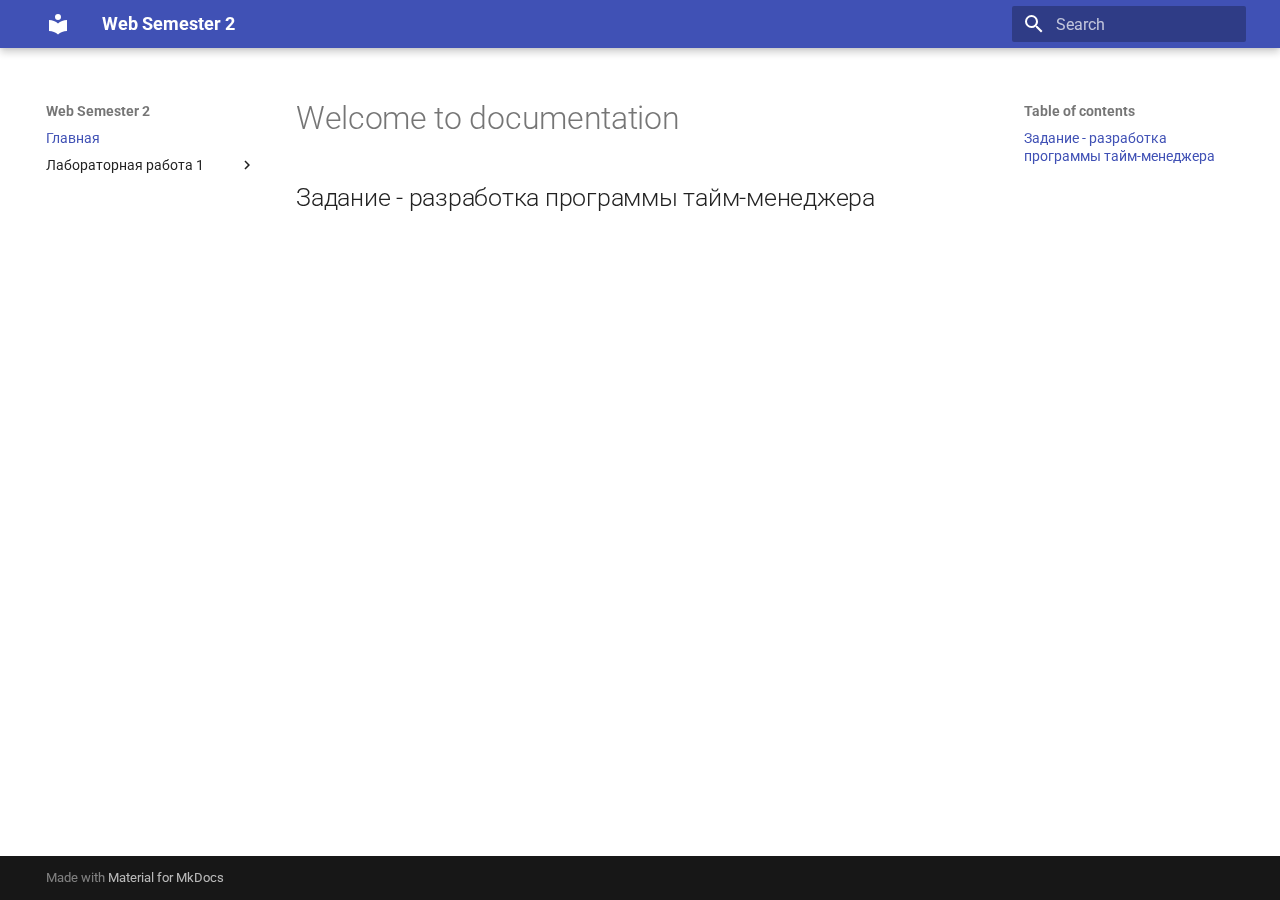
<file: index.html>
<!doctype html>
<html lang="en" class="no-js">
  <head>
    
      <meta charset="utf-8">
      <meta name="viewport" content="width=device-width,initial-scale=1">
      
      
      
      
      
        <link rel="next" href="models/">
      
      
      <link rel="icon" href="assets/images/favicon.png">
      <meta name="generator" content="mkdocs-1.6.1, mkdocs-material-9.6.12">
    
    
      
        <title>Web Semester 2</title>
      
    
    
      <link rel="stylesheet" href="assets/stylesheets/main.2afb09e1.min.css">
      
      


    
    
      
    
    
      
        
        
        <link rel="preconnect" href="https://fonts.gstatic.com" crossorigin>
        <link rel="stylesheet" href="https://fonts.googleapis.com/css?family=Roboto:300,300i,400,400i,700,700i%7CRoboto+Mono:400,400i,700,700i&display=fallback">
        <style>:root{--md-text-font:"Roboto";--md-code-font:"Roboto Mono"}</style>
      
    
    
      <link rel="stylesheet" href="assets/_mkdocstrings.css">
    
      <link rel="stylesheet" href="stylesheets/extra.css">
    
    <script>__md_scope=new URL(".",location),__md_hash=e=>[...e].reduce(((e,_)=>(e<<5)-e+_.charCodeAt(0)),0),__md_get=(e,_=localStorage,t=__md_scope)=>JSON.parse(_.getItem(t.pathname+"."+e)),__md_set=(e,_,t=localStorage,a=__md_scope)=>{try{t.setItem(a.pathname+"."+e,JSON.stringify(_))}catch(e){}}</script>
    
      

    
    
    
  </head>
  
  
    <body dir="ltr">
  
    
    <input class="md-toggle" data-md-toggle="drawer" type="checkbox" id="__drawer" autocomplete="off">
    <input class="md-toggle" data-md-toggle="search" type="checkbox" id="__search" autocomplete="off">
    <label class="md-overlay" for="__drawer"></label>
    <div data-md-component="skip">
      
        
        <a href="#welcome-to-documentation" class="md-skip">
          Skip to content
        </a>
      
    </div>
    <div data-md-component="announce">
      
    </div>
    
    
      

  

<header class="md-header md-header--shadow" data-md-component="header">
  <nav class="md-header__inner md-grid" aria-label="Header">
    <a href="." title="Web Semester 2" class="md-header__button md-logo" aria-label="Web Semester 2" data-md-component="logo">
      
  
  <svg xmlns="http://www.w3.org/2000/svg" viewBox="0 0 24 24"><path d="M12 8a3 3 0 0 0 3-3 3 3 0 0 0-3-3 3 3 0 0 0-3 3 3 3 0 0 0 3 3m0 3.54C9.64 9.35 6.5 8 3 8v11c3.5 0 6.64 1.35 9 3.54 2.36-2.19 5.5-3.54 9-3.54V8c-3.5 0-6.64 1.35-9 3.54"/></svg>

    </a>
    <label class="md-header__button md-icon" for="__drawer">
      
      <svg xmlns="http://www.w3.org/2000/svg" viewBox="0 0 24 24"><path d="M3 6h18v2H3zm0 5h18v2H3zm0 5h18v2H3z"/></svg>
    </label>
    <div class="md-header__title" data-md-component="header-title">
      <div class="md-header__ellipsis">
        <div class="md-header__topic">
          <span class="md-ellipsis">
            Web Semester 2
          </span>
        </div>
        <div class="md-header__topic" data-md-component="header-topic">
          <span class="md-ellipsis">
            
              Главная
            
          </span>
        </div>
      </div>
    </div>
    
    
      <script>var palette=__md_get("__palette");if(palette&&palette.color){if("(prefers-color-scheme)"===palette.color.media){var media=matchMedia("(prefers-color-scheme: light)"),input=document.querySelector(media.matches?"[data-md-color-media='(prefers-color-scheme: light)']":"[data-md-color-media='(prefers-color-scheme: dark)']");palette.color.media=input.getAttribute("data-md-color-media"),palette.color.scheme=input.getAttribute("data-md-color-scheme"),palette.color.primary=input.getAttribute("data-md-color-primary"),palette.color.accent=input.getAttribute("data-md-color-accent")}for(var[key,value]of Object.entries(palette.color))document.body.setAttribute("data-md-color-"+key,value)}</script>
    
    
    
      
      
        <label class="md-header__button md-icon" for="__search">
          
          <svg xmlns="http://www.w3.org/2000/svg" viewBox="0 0 24 24"><path d="M9.5 3A6.5 6.5 0 0 1 16 9.5c0 1.61-.59 3.09-1.56 4.23l.27.27h.79l5 5-1.5 1.5-5-5v-.79l-.27-.27A6.52 6.52 0 0 1 9.5 16 6.5 6.5 0 0 1 3 9.5 6.5 6.5 0 0 1 9.5 3m0 2C7 5 5 7 5 9.5S7 14 9.5 14 14 12 14 9.5 12 5 9.5 5"/></svg>
        </label>
        <div class="md-search" data-md-component="search" role="dialog">
  <label class="md-search__overlay" for="__search"></label>
  <div class="md-search__inner" role="search">
    <form class="md-search__form" name="search">
      <input type="text" class="md-search__input" name="query" aria-label="Search" placeholder="Search" autocapitalize="off" autocorrect="off" autocomplete="off" spellcheck="false" data-md-component="search-query" required>
      <label class="md-search__icon md-icon" for="__search">
        
        <svg xmlns="http://www.w3.org/2000/svg" viewBox="0 0 24 24"><path d="M9.5 3A6.5 6.5 0 0 1 16 9.5c0 1.61-.59 3.09-1.56 4.23l.27.27h.79l5 5-1.5 1.5-5-5v-.79l-.27-.27A6.52 6.52 0 0 1 9.5 16 6.5 6.5 0 0 1 3 9.5 6.5 6.5 0 0 1 9.5 3m0 2C7 5 5 7 5 9.5S7 14 9.5 14 14 12 14 9.5 12 5 9.5 5"/></svg>
        
        <svg xmlns="http://www.w3.org/2000/svg" viewBox="0 0 24 24"><path d="M20 11v2H8l5.5 5.5-1.42 1.42L4.16 12l7.92-7.92L13.5 5.5 8 11z"/></svg>
      </label>
      <nav class="md-search__options" aria-label="Search">
        
        <button type="reset" class="md-search__icon md-icon" title="Clear" aria-label="Clear" tabindex="-1">
          
          <svg xmlns="http://www.w3.org/2000/svg" viewBox="0 0 24 24"><path d="M19 6.41 17.59 5 12 10.59 6.41 5 5 6.41 10.59 12 5 17.59 6.41 19 12 13.41 17.59 19 19 17.59 13.41 12z"/></svg>
        </button>
      </nav>
      
    </form>
    <div class="md-search__output">
      <div class="md-search__scrollwrap" tabindex="0" data-md-scrollfix>
        <div class="md-search-result" data-md-component="search-result">
          <div class="md-search-result__meta">
            Initializing search
          </div>
          <ol class="md-search-result__list" role="presentation"></ol>
        </div>
      </div>
    </div>
  </div>
</div>
      
    
    
  </nav>
  
</header>
    
    <div class="md-container" data-md-component="container">
      
      
        
          
        
      
      <main class="md-main" data-md-component="main">
        <div class="md-main__inner md-grid">
          
            
              
              <div class="md-sidebar md-sidebar--primary" data-md-component="sidebar" data-md-type="navigation" >
                <div class="md-sidebar__scrollwrap">
                  <div class="md-sidebar__inner">
                    



<nav class="md-nav md-nav--primary" aria-label="Navigation" data-md-level="0">
  <label class="md-nav__title" for="__drawer">
    <a href="." title="Web Semester 2" class="md-nav__button md-logo" aria-label="Web Semester 2" data-md-component="logo">
      
  
  <svg xmlns="http://www.w3.org/2000/svg" viewBox="0 0 24 24"><path d="M12 8a3 3 0 0 0 3-3 3 3 0 0 0-3-3 3 3 0 0 0-3 3 3 3 0 0 0 3 3m0 3.54C9.64 9.35 6.5 8 3 8v11c3.5 0 6.64 1.35 9 3.54 2.36-2.19 5.5-3.54 9-3.54V8c-3.5 0-6.64 1.35-9 3.54"/></svg>

    </a>
    Web Semester 2
  </label>
  
  <ul class="md-nav__list" data-md-scrollfix>
    
      
      
  
  
    
  
  
  
    <li class="md-nav__item md-nav__item--active">
      
      <input class="md-nav__toggle md-toggle" type="checkbox" id="__toc">
      
      
        
      
      
        <label class="md-nav__link md-nav__link--active" for="__toc">
          
  
  
  <span class="md-ellipsis">
    Главная
    
  </span>
  

          <span class="md-nav__icon md-icon"></span>
        </label>
      
      <a href="." class="md-nav__link md-nav__link--active">
        
  
  
  <span class="md-ellipsis">
    Главная
    
  </span>
  

      </a>
      
        

<nav class="md-nav md-nav--secondary" aria-label="Table of contents">
  
  
  
    
  
  
    <label class="md-nav__title" for="__toc">
      <span class="md-nav__icon md-icon"></span>
      Table of contents
    </label>
    <ul class="md-nav__list" data-md-component="toc" data-md-scrollfix>
      
        <li class="md-nav__item">
  <a href="#-" class="md-nav__link">
    <span class="md-ellipsis">
      Задание - разработка программы тайм-менеджера
    </span>
  </a>
  
</li>
      
    </ul>
  
</nav>
      
    </li>
  

    
      
      
  
  
  
  
    
    
    
    
    
    <li class="md-nav__item md-nav__item--nested">
      
        
        
        <input class="md-nav__toggle md-toggle " type="checkbox" id="__nav_2" >
        
          
          <label class="md-nav__link" for="__nav_2" id="__nav_2_label" tabindex="0">
            
  
  
  <span class="md-ellipsis">
    Лабораторная работа 1
    
  </span>
  

            <span class="md-nav__icon md-icon"></span>
          </label>
        
        <nav class="md-nav" data-md-level="1" aria-labelledby="__nav_2_label" aria-expanded="false">
          <label class="md-nav__title" for="__nav_2">
            <span class="md-nav__icon md-icon"></span>
            Лабораторная работа 1
          </label>
          <ul class="md-nav__list" data-md-scrollfix>
            
              
                
  
  
  
  
    <li class="md-nav__item">
      <a href="models/" class="md-nav__link">
        
  
  
  <span class="md-ellipsis">
    Модели
    
  </span>
  

      </a>
    </li>
  

              
            
              
                
  
  
  
  
    
    
    
    
    
    <li class="md-nav__item md-nav__item--nested">
      
        
        
        <input class="md-nav__toggle md-toggle " type="checkbox" id="__nav_2_2" >
        
          
          <label class="md-nav__link" for="__nav_2_2" id="__nav_2_2_label" tabindex="0">
            
  
  
  <span class="md-ellipsis">
    API
    
  </span>
  

            <span class="md-nav__icon md-icon"></span>
          </label>
        
        <nav class="md-nav" data-md-level="2" aria-labelledby="__nav_2_2_label" aria-expanded="false">
          <label class="md-nav__title" for="__nav_2_2">
            <span class="md-nav__icon md-icon"></span>
            API
          </label>
          <ul class="md-nav__list" data-md-scrollfix>
            
              
                
  
  
  
  
    <li class="md-nav__item">
      <a href="users/" class="md-nav__link">
        
  
  
  <span class="md-ellipsis">
    Users
    
  </span>
  

      </a>
    </li>
  

              
            
              
                
  
  
  
  
    <li class="md-nav__item">
      <a href="tasks/" class="md-nav__link">
        
  
  
  <span class="md-ellipsis">
    Tasks
    
  </span>
  

      </a>
    </li>
  

              
            
              
                
  
  
  
  
    <li class="md-nav__item">
      <a href="tags/" class="md-nav__link">
        
  
  
  <span class="md-ellipsis">
    Tags
    
  </span>
  

      </a>
    </li>
  

              
            
              
                
  
  
  
  
    <li class="md-nav__item">
      <a href="projects/" class="md-nav__link">
        
  
  
  <span class="md-ellipsis">
    Projects
    
  </span>
  

      </a>
    </li>
  

              
            
              
                
  
  
  
  
    <li class="md-nav__item">
      <a href="routines/" class="md-nav__link">
        
  
  
  <span class="md-ellipsis">
    Routines
    
  </span>
  

      </a>
    </li>
  

              
            
              
                
  
  
  
  
    <li class="md-nav__item">
      <a href="notifications/" class="md-nav__link">
        
  
  
  <span class="md-ellipsis">
    Notifications
    
  </span>
  

      </a>
    </li>
  

              
            
              
                
  
  
  
  
    <li class="md-nav__item">
      <a href="timelogs/" class="md-nav__link">
        
  
  
  <span class="md-ellipsis">
    Timelogs
    
  </span>
  

      </a>
    </li>
  

              
            
          </ul>
        </nav>
      
    </li>
  

              
            
              
                
  
  
  
  
    <li class="md-nav__item">
      <a href="auth/" class="md-nav__link">
        
  
  
  <span class="md-ellipsis">
    Auth
    
  </span>
  

      </a>
    </li>
  

              
            
          </ul>
        </nav>
      
    </li>
  

    
  </ul>
</nav>
                  </div>
                </div>
              </div>
            
            
              
              <div class="md-sidebar md-sidebar--secondary" data-md-component="sidebar" data-md-type="toc" >
                <div class="md-sidebar__scrollwrap">
                  <div class="md-sidebar__inner">
                    

<nav class="md-nav md-nav--secondary" aria-label="Table of contents">
  
  
  
    
  
  
    <label class="md-nav__title" for="__toc">
      <span class="md-nav__icon md-icon"></span>
      Table of contents
    </label>
    <ul class="md-nav__list" data-md-component="toc" data-md-scrollfix>
      
        <li class="md-nav__item">
  <a href="#-" class="md-nav__link">
    <span class="md-ellipsis">
      Задание - разработка программы тайм-менеджера
    </span>
  </a>
  
</li>
      
    </ul>
  
</nav>
                  </div>
                </div>
              </div>
            
          
          
            <div class="md-content" data-md-component="content">
              <article class="md-content__inner md-typeset">
                
                  



<h1 id="welcome-to-documentation">Welcome to documentation</h1>
<h2 id="-">Задание - разработка программы тайм-менеджера</h2>












                
              </article>
            </div>
          
          
<script>var target=document.getElementById(location.hash.slice(1));target&&target.name&&(target.checked=target.name.startsWith("__tabbed_"))</script>
        </div>
        
      </main>
      
        <footer class="md-footer">
  
  <div class="md-footer-meta md-typeset">
    <div class="md-footer-meta__inner md-grid">
      <div class="md-copyright">
  
  
    Made with
    <a href="https://squidfunk.github.io/mkdocs-material/" target="_blank" rel="noopener">
      Material for MkDocs
    </a>
  
</div>
      
    </div>
  </div>
</footer>
      
    </div>
    <div class="md-dialog" data-md-component="dialog">
      <div class="md-dialog__inner md-typeset"></div>
    </div>
    
    
    
      
      <script id="__config" type="application/json">{"base": ".", "features": [], "search": "assets/javascripts/workers/search.f8cc74c7.min.js", "tags": null, "translations": {"clipboard.copied": "Copied to clipboard", "clipboard.copy": "Copy to clipboard", "search.result.more.one": "1 more on this page", "search.result.more.other": "# more on this page", "search.result.none": "No matching documents", "search.result.one": "1 matching document", "search.result.other": "# matching documents", "search.result.placeholder": "Type to start searching", "search.result.term.missing": "Missing", "select.version": "Select version"}, "version": null}</script>
    
    
      <script src="assets/javascripts/bundle.c8b220af.min.js"></script>
      
    
  </body>
</html>
</file>
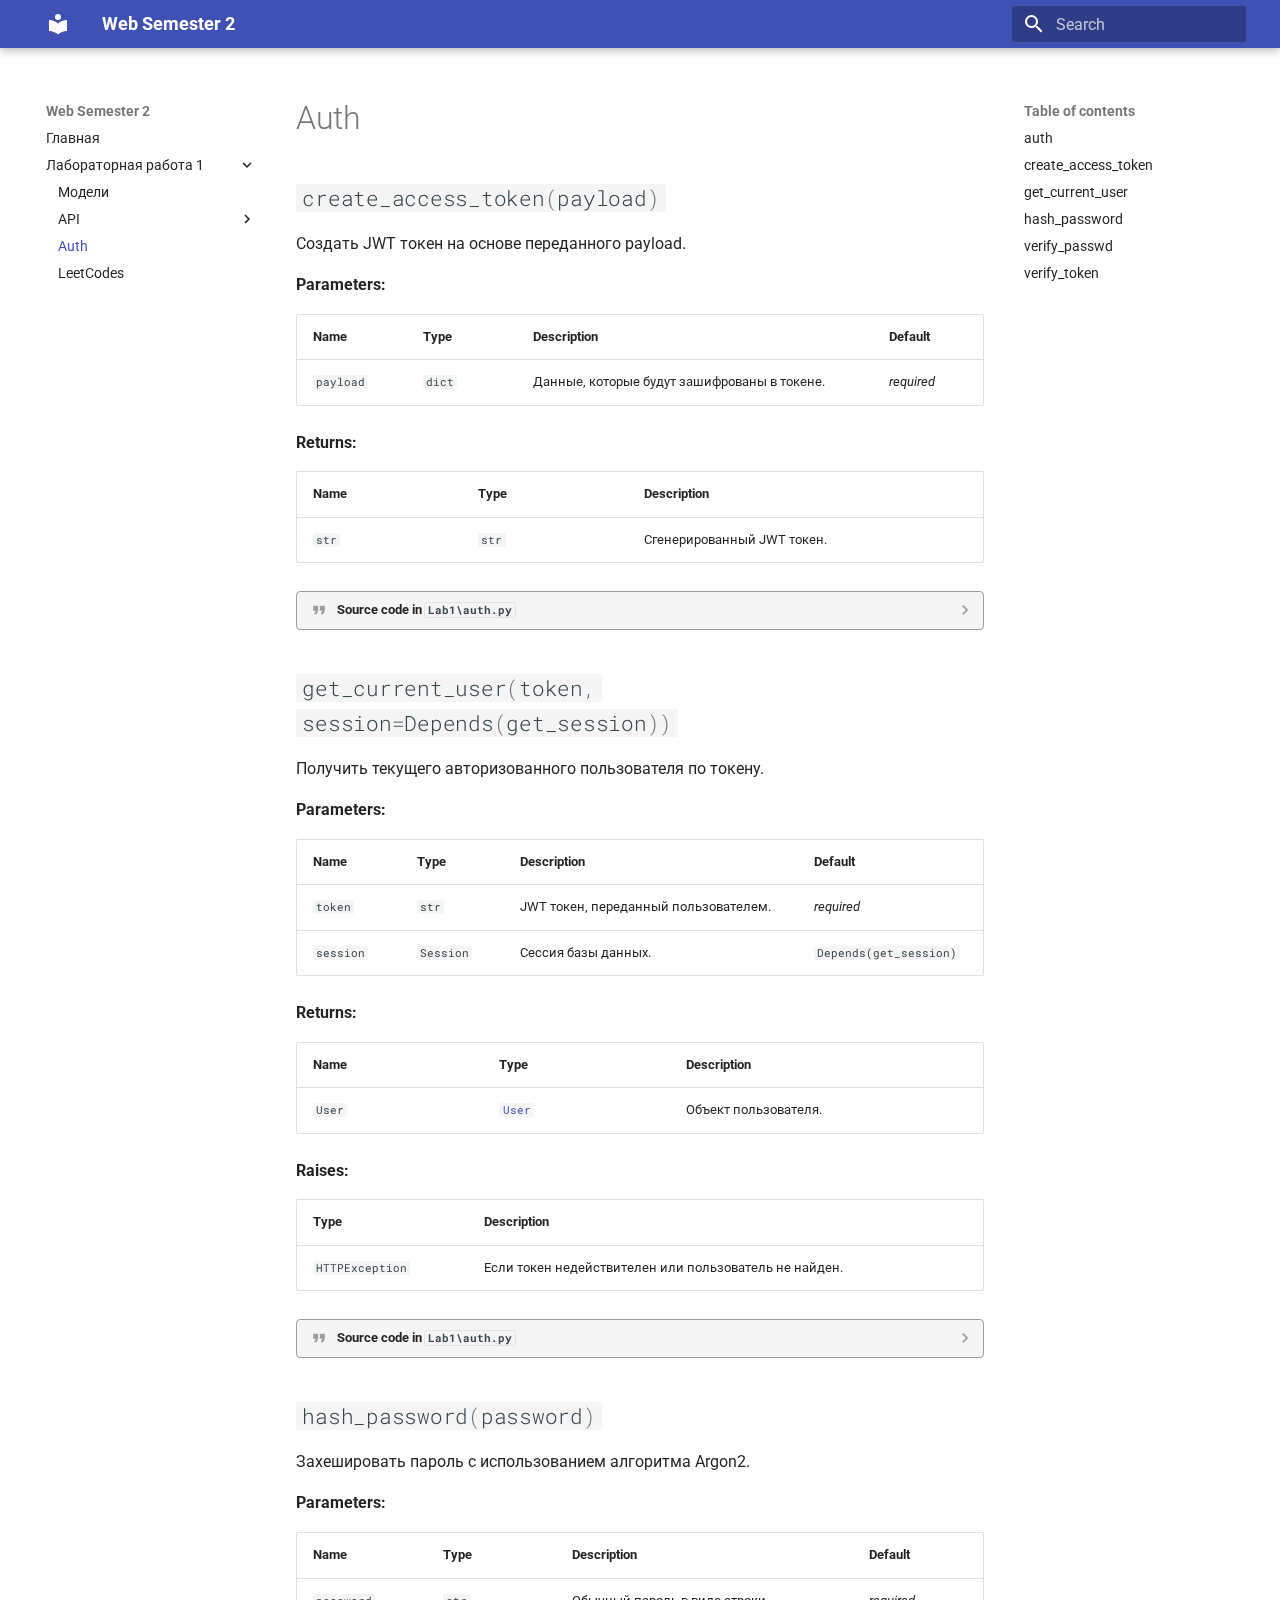
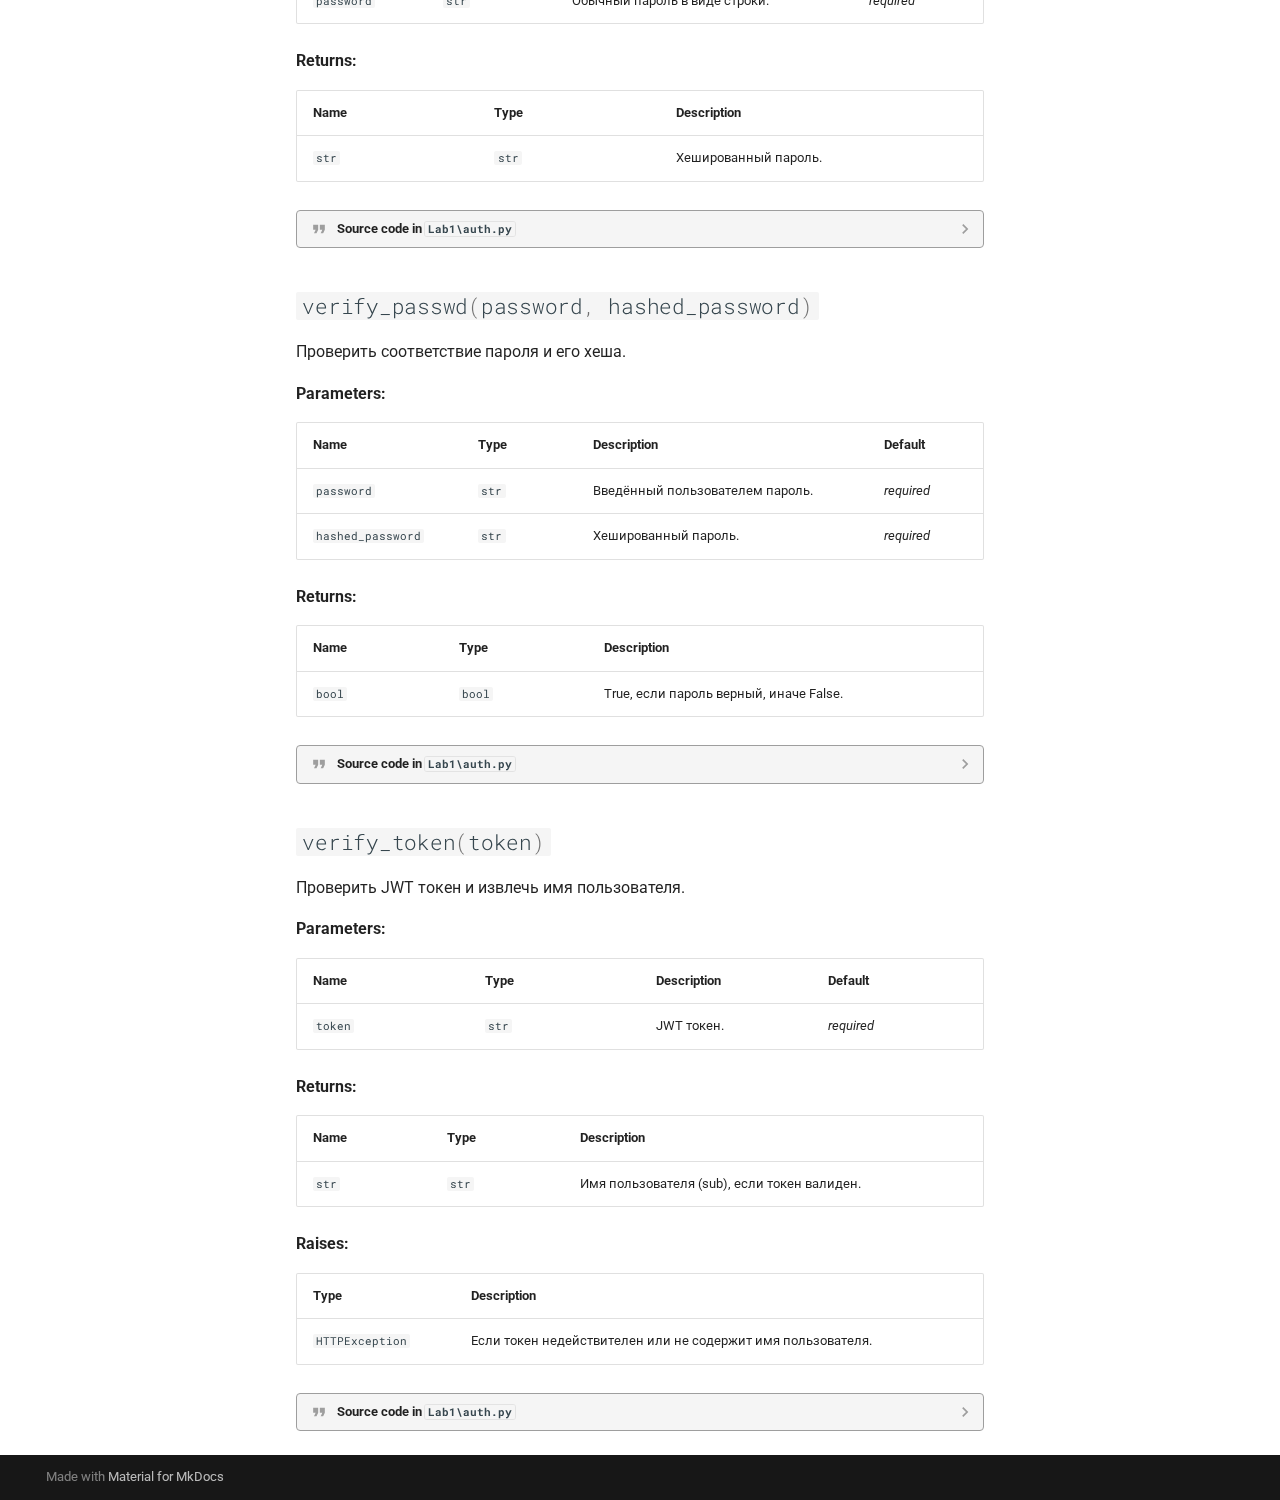
<file: auth/index.html>
<!doctype html>
<html lang="en" class="no-js">
  <head>
    
      <meta charset="utf-8">
      <meta name="viewport" content="width=device-width,initial-scale=1">
      
      
      
      
        <link rel="prev" href="../timelogs/">
      
      
        <link rel="next" href="../leetcode/">
      
      
      <link rel="icon" href="../assets/images/favicon.png">
      <meta name="generator" content="mkdocs-1.6.1, mkdocs-material-9.6.12">
    
    
      
        <title>Auth - Web Semester 2</title>
      
    
    
      <link rel="stylesheet" href="../assets/stylesheets/main.2afb09e1.min.css">
      
      


    
    
      
    
    
      
        
        
        <link rel="preconnect" href="https://fonts.gstatic.com" crossorigin>
        <link rel="stylesheet" href="https://fonts.googleapis.com/css?family=Roboto:300,300i,400,400i,700,700i%7CRoboto+Mono:400,400i,700,700i&display=fallback">
        <style>:root{--md-text-font:"Roboto";--md-code-font:"Roboto Mono"}</style>
      
    
    
      <link rel="stylesheet" href="../assets/_mkdocstrings.css">
    
      <link rel="stylesheet" href="../stylesheets/extra.css">
    
    <script>__md_scope=new URL("..",location),__md_hash=e=>[...e].reduce(((e,_)=>(e<<5)-e+_.charCodeAt(0)),0),__md_get=(e,_=localStorage,t=__md_scope)=>JSON.parse(_.getItem(t.pathname+"."+e)),__md_set=(e,_,t=localStorage,a=__md_scope)=>{try{t.setItem(a.pathname+"."+e,JSON.stringify(_))}catch(e){}}</script>
    
      

    
    
    
  </head>
  
  
    <body dir="ltr">
  
    
    <input class="md-toggle" data-md-toggle="drawer" type="checkbox" id="__drawer" autocomplete="off">
    <input class="md-toggle" data-md-toggle="search" type="checkbox" id="__search" autocomplete="off">
    <label class="md-overlay" for="__drawer"></label>
    <div data-md-component="skip">
      
        
        <a href="#auth" class="md-skip">
          Skip to content
        </a>
      
    </div>
    <div data-md-component="announce">
      
    </div>
    
    
      

  

<header class="md-header md-header--shadow" data-md-component="header">
  <nav class="md-header__inner md-grid" aria-label="Header">
    <a href=".." title="Web Semester 2" class="md-header__button md-logo" aria-label="Web Semester 2" data-md-component="logo">
      
  
  <svg xmlns="http://www.w3.org/2000/svg" viewBox="0 0 24 24"><path d="M12 8a3 3 0 0 0 3-3 3 3 0 0 0-3-3 3 3 0 0 0-3 3 3 3 0 0 0 3 3m0 3.54C9.64 9.35 6.5 8 3 8v11c3.5 0 6.64 1.35 9 3.54 2.36-2.19 5.5-3.54 9-3.54V8c-3.5 0-6.64 1.35-9 3.54"/></svg>

    </a>
    <label class="md-header__button md-icon" for="__drawer">
      
      <svg xmlns="http://www.w3.org/2000/svg" viewBox="0 0 24 24"><path d="M3 6h18v2H3zm0 5h18v2H3zm0 5h18v2H3z"/></svg>
    </label>
    <div class="md-header__title" data-md-component="header-title">
      <div class="md-header__ellipsis">
        <div class="md-header__topic">
          <span class="md-ellipsis">
            Web Semester 2
          </span>
        </div>
        <div class="md-header__topic" data-md-component="header-topic">
          <span class="md-ellipsis">
            
              Auth
            
          </span>
        </div>
      </div>
    </div>
    
    
      <script>var palette=__md_get("__palette");if(palette&&palette.color){if("(prefers-color-scheme)"===palette.color.media){var media=matchMedia("(prefers-color-scheme: light)"),input=document.querySelector(media.matches?"[data-md-color-media='(prefers-color-scheme: light)']":"[data-md-color-media='(prefers-color-scheme: dark)']");palette.color.media=input.getAttribute("data-md-color-media"),palette.color.scheme=input.getAttribute("data-md-color-scheme"),palette.color.primary=input.getAttribute("data-md-color-primary"),palette.color.accent=input.getAttribute("data-md-color-accent")}for(var[key,value]of Object.entries(palette.color))document.body.setAttribute("data-md-color-"+key,value)}</script>
    
    
    
      
      
        <label class="md-header__button md-icon" for="__search">
          
          <svg xmlns="http://www.w3.org/2000/svg" viewBox="0 0 24 24"><path d="M9.5 3A6.5 6.5 0 0 1 16 9.5c0 1.61-.59 3.09-1.56 4.23l.27.27h.79l5 5-1.5 1.5-5-5v-.79l-.27-.27A6.52 6.52 0 0 1 9.5 16 6.5 6.5 0 0 1 3 9.5 6.5 6.5 0 0 1 9.5 3m0 2C7 5 5 7 5 9.5S7 14 9.5 14 14 12 14 9.5 12 5 9.5 5"/></svg>
        </label>
        <div class="md-search" data-md-component="search" role="dialog">
  <label class="md-search__overlay" for="__search"></label>
  <div class="md-search__inner" role="search">
    <form class="md-search__form" name="search">
      <input type="text" class="md-search__input" name="query" aria-label="Search" placeholder="Search" autocapitalize="off" autocorrect="off" autocomplete="off" spellcheck="false" data-md-component="search-query" required>
      <label class="md-search__icon md-icon" for="__search">
        
        <svg xmlns="http://www.w3.org/2000/svg" viewBox="0 0 24 24"><path d="M9.5 3A6.5 6.5 0 0 1 16 9.5c0 1.61-.59 3.09-1.56 4.23l.27.27h.79l5 5-1.5 1.5-5-5v-.79l-.27-.27A6.52 6.52 0 0 1 9.5 16 6.5 6.5 0 0 1 3 9.5 6.5 6.5 0 0 1 9.5 3m0 2C7 5 5 7 5 9.5S7 14 9.5 14 14 12 14 9.5 12 5 9.5 5"/></svg>
        
        <svg xmlns="http://www.w3.org/2000/svg" viewBox="0 0 24 24"><path d="M20 11v2H8l5.5 5.5-1.42 1.42L4.16 12l7.92-7.92L13.5 5.5 8 11z"/></svg>
      </label>
      <nav class="md-search__options" aria-label="Search">
        
        <button type="reset" class="md-search__icon md-icon" title="Clear" aria-label="Clear" tabindex="-1">
          
          <svg xmlns="http://www.w3.org/2000/svg" viewBox="0 0 24 24"><path d="M19 6.41 17.59 5 12 10.59 6.41 5 5 6.41 10.59 12 5 17.59 6.41 19 12 13.41 17.59 19 19 17.59 13.41 12z"/></svg>
        </button>
      </nav>
      
    </form>
    <div class="md-search__output">
      <div class="md-search__scrollwrap" tabindex="0" data-md-scrollfix>
        <div class="md-search-result" data-md-component="search-result">
          <div class="md-search-result__meta">
            Initializing search
          </div>
          <ol class="md-search-result__list" role="presentation"></ol>
        </div>
      </div>
    </div>
  </div>
</div>
      
    
    
  </nav>
  
</header>
    
    <div class="md-container" data-md-component="container">
      
      
        
          
        
      
      <main class="md-main" data-md-component="main">
        <div class="md-main__inner md-grid">
          
            
              
              <div class="md-sidebar md-sidebar--primary" data-md-component="sidebar" data-md-type="navigation" >
                <div class="md-sidebar__scrollwrap">
                  <div class="md-sidebar__inner">
                    



<nav class="md-nav md-nav--primary" aria-label="Navigation" data-md-level="0">
  <label class="md-nav__title" for="__drawer">
    <a href=".." title="Web Semester 2" class="md-nav__button md-logo" aria-label="Web Semester 2" data-md-component="logo">
      
  
  <svg xmlns="http://www.w3.org/2000/svg" viewBox="0 0 24 24"><path d="M12 8a3 3 0 0 0 3-3 3 3 0 0 0-3-3 3 3 0 0 0-3 3 3 3 0 0 0 3 3m0 3.54C9.64 9.35 6.5 8 3 8v11c3.5 0 6.64 1.35 9 3.54 2.36-2.19 5.5-3.54 9-3.54V8c-3.5 0-6.64 1.35-9 3.54"/></svg>

    </a>
    Web Semester 2
  </label>
  
  <ul class="md-nav__list" data-md-scrollfix>
    
      
      
  
  
  
  
    <li class="md-nav__item">
      <a href=".." class="md-nav__link">
        
  
  
  <span class="md-ellipsis">
    Главная
    
  </span>
  

      </a>
    </li>
  

    
      
      
  
  
    
  
  
  
    
    
    
    
    
    <li class="md-nav__item md-nav__item--active md-nav__item--nested">
      
        
        
        <input class="md-nav__toggle md-toggle " type="checkbox" id="__nav_2" checked>
        
          
          <label class="md-nav__link" for="__nav_2" id="__nav_2_label" tabindex="0">
            
  
  
  <span class="md-ellipsis">
    Лабораторная работа 1
    
  </span>
  

            <span class="md-nav__icon md-icon"></span>
          </label>
        
        <nav class="md-nav" data-md-level="1" aria-labelledby="__nav_2_label" aria-expanded="true">
          <label class="md-nav__title" for="__nav_2">
            <span class="md-nav__icon md-icon"></span>
            Лабораторная работа 1
          </label>
          <ul class="md-nav__list" data-md-scrollfix>
            
              
                
  
  
  
  
    <li class="md-nav__item">
      <a href="../models/" class="md-nav__link">
        
  
  
  <span class="md-ellipsis">
    Модели
    
  </span>
  

      </a>
    </li>
  

              
            
              
                
  
  
  
  
    
    
    
    
    
    <li class="md-nav__item md-nav__item--nested">
      
        
        
        <input class="md-nav__toggle md-toggle " type="checkbox" id="__nav_2_2" >
        
          
          <label class="md-nav__link" for="__nav_2_2" id="__nav_2_2_label" tabindex="0">
            
  
  
  <span class="md-ellipsis">
    API
    
  </span>
  

            <span class="md-nav__icon md-icon"></span>
          </label>
        
        <nav class="md-nav" data-md-level="2" aria-labelledby="__nav_2_2_label" aria-expanded="false">
          <label class="md-nav__title" for="__nav_2_2">
            <span class="md-nav__icon md-icon"></span>
            API
          </label>
          <ul class="md-nav__list" data-md-scrollfix>
            
              
                
  
  
  
  
    <li class="md-nav__item">
      <a href="../users/" class="md-nav__link">
        
  
  
  <span class="md-ellipsis">
    Users
    
  </span>
  

      </a>
    </li>
  

              
            
              
                
  
  
  
  
    <li class="md-nav__item">
      <a href="../tasks/" class="md-nav__link">
        
  
  
  <span class="md-ellipsis">
    Tasks
    
  </span>
  

      </a>
    </li>
  

              
            
              
                
  
  
  
  
    <li class="md-nav__item">
      <a href="../tags/" class="md-nav__link">
        
  
  
  <span class="md-ellipsis">
    Tags
    
  </span>
  

      </a>
    </li>
  

              
            
              
                
  
  
  
  
    <li class="md-nav__item">
      <a href="../projects/" class="md-nav__link">
        
  
  
  <span class="md-ellipsis">
    Projects
    
  </span>
  

      </a>
    </li>
  

              
            
              
                
  
  
  
  
    <li class="md-nav__item">
      <a href="../routines/" class="md-nav__link">
        
  
  
  <span class="md-ellipsis">
    Routines
    
  </span>
  

      </a>
    </li>
  

              
            
              
                
  
  
  
  
    <li class="md-nav__item">
      <a href="../notifications/" class="md-nav__link">
        
  
  
  <span class="md-ellipsis">
    Notifications
    
  </span>
  

      </a>
    </li>
  

              
            
              
                
  
  
  
  
    <li class="md-nav__item">
      <a href="../timelogs/" class="md-nav__link">
        
  
  
  <span class="md-ellipsis">
    Timelogs
    
  </span>
  

      </a>
    </li>
  

              
            
          </ul>
        </nav>
      
    </li>
  

              
            
              
                
  
  
    
  
  
  
    <li class="md-nav__item md-nav__item--active">
      
      <input class="md-nav__toggle md-toggle" type="checkbox" id="__toc">
      
      
      
        <label class="md-nav__link md-nav__link--active" for="__toc">
          
  
  
  <span class="md-ellipsis">
    Auth
    
  </span>
  

          <span class="md-nav__icon md-icon"></span>
        </label>
      
      <a href="./" class="md-nav__link md-nav__link--active">
        
  
  
  <span class="md-ellipsis">
    Auth
    
  </span>
  

      </a>
      
        

<nav class="md-nav md-nav--secondary" aria-label="Table of contents">
  
  
  
  
    <label class="md-nav__title" for="__toc">
      <span class="md-nav__icon md-icon"></span>
      Table of contents
    </label>
    <ul class="md-nav__list" data-md-component="toc" data-md-scrollfix>
      
        <li class="md-nav__item">
  <a href="#auth" class="md-nav__link">
    <span class="md-ellipsis">
      auth
    </span>
  </a>
  
</li>
      
        <li class="md-nav__item">
  <a href="#auth.create_access_token" class="md-nav__link">
    <span class="md-ellipsis">
      create_access_token
    </span>
  </a>
  
</li>
      
        <li class="md-nav__item">
  <a href="#auth.get_current_user" class="md-nav__link">
    <span class="md-ellipsis">
      get_current_user
    </span>
  </a>
  
</li>
      
        <li class="md-nav__item">
  <a href="#auth.hash_password" class="md-nav__link">
    <span class="md-ellipsis">
      hash_password
    </span>
  </a>
  
</li>
      
        <li class="md-nav__item">
  <a href="#auth.verify_passwd" class="md-nav__link">
    <span class="md-ellipsis">
      verify_passwd
    </span>
  </a>
  
</li>
      
        <li class="md-nav__item">
  <a href="#auth.verify_token" class="md-nav__link">
    <span class="md-ellipsis">
      verify_token
    </span>
  </a>
  
</li>
      
    </ul>
  
</nav>
      
    </li>
  

              
            
              
                
  
  
  
  
    <li class="md-nav__item">
      <a href="../leetcode/" class="md-nav__link">
        
  
  
  <span class="md-ellipsis">
    LeetCodes
    
  </span>
  

      </a>
    </li>
  

              
            
          </ul>
        </nav>
      
    </li>
  

    
  </ul>
</nav>
                  </div>
                </div>
              </div>
            
            
              
              <div class="md-sidebar md-sidebar--secondary" data-md-component="sidebar" data-md-type="toc" >
                <div class="md-sidebar__scrollwrap">
                  <div class="md-sidebar__inner">
                    

<nav class="md-nav md-nav--secondary" aria-label="Table of contents">
  
  
  
  
    <label class="md-nav__title" for="__toc">
      <span class="md-nav__icon md-icon"></span>
      Table of contents
    </label>
    <ul class="md-nav__list" data-md-component="toc" data-md-scrollfix>
      
        <li class="md-nav__item">
  <a href="#auth" class="md-nav__link">
    <span class="md-ellipsis">
      auth
    </span>
  </a>
  
</li>
      
        <li class="md-nav__item">
  <a href="#auth.create_access_token" class="md-nav__link">
    <span class="md-ellipsis">
      create_access_token
    </span>
  </a>
  
</li>
      
        <li class="md-nav__item">
  <a href="#auth.get_current_user" class="md-nav__link">
    <span class="md-ellipsis">
      get_current_user
    </span>
  </a>
  
</li>
      
        <li class="md-nav__item">
  <a href="#auth.hash_password" class="md-nav__link">
    <span class="md-ellipsis">
      hash_password
    </span>
  </a>
  
</li>
      
        <li class="md-nav__item">
  <a href="#auth.verify_passwd" class="md-nav__link">
    <span class="md-ellipsis">
      verify_passwd
    </span>
  </a>
  
</li>
      
        <li class="md-nav__item">
  <a href="#auth.verify_token" class="md-nav__link">
    <span class="md-ellipsis">
      verify_token
    </span>
  </a>
  
</li>
      
    </ul>
  
</nav>
                  </div>
                </div>
              </div>
            
          
          
            <div class="md-content" data-md-component="content">
              <article class="md-content__inner md-typeset">
                
                  



  <h1>Auth</h1>

<div class="doc doc-object doc-module">



<a id="auth"></a>
    <div class="doc doc-contents first">









  <div class="doc doc-children">









<div class="doc doc-object doc-function">


<h2 id="auth.create_access_token" class="doc doc-heading">
            <code class="highlight language-python"><span class="n">create_access_token</span><span class="p">(</span><span class="n">payload</span><span class="p">)</span></code>

</h2>


    <div class="doc doc-contents ">

        <p>Создать JWT токен на основе переданного payload.</p>


<p><span class="doc-section-title">Parameters:</span></p>
    <table>
      <thead>
        <tr>
          <th>Name</th>
          <th>Type</th>
          <th>Description</th>
          <th>Default</th>
        </tr>
      </thead>
      <tbody>
          <tr class="doc-section-item">
            <td>
                <code>payload</code>
            </td>
            <td>
                  <code><span title="dict">dict</span></code>
            </td>
            <td>
              <div class="doc-md-description">
                <p>Данные, которые будут зашифрованы в токене.</p>
              </div>
            </td>
            <td>
                <em>required</em>
            </td>
          </tr>
      </tbody>
    </table>


    <p><span class="doc-section-title">Returns:</span></p>
    <table>
      <thead>
        <tr>
<th>Name</th>          <th>Type</th>
          <th>Description</th>
        </tr>
      </thead>
      <tbody>
          <tr class="doc-section-item">
<td><code>str</code></td>            <td>
                  <code><span title="str">str</span></code>
            </td>
            <td>
              <div class="doc-md-description">
                <p>Сгенерированный JWT токен.</p>
              </div>
            </td>
          </tr>
      </tbody>
    </table>


            <details class="quote">
              <summary>Source code in <code>Lab1\auth.py</code></summary>
              <div class="highlight"><table class="highlighttable"><tr><td class="linenos"><div class="linenodiv"><pre><span></span><span class="normal">49</span>
<span class="normal">50</span>
<span class="normal">51</span>
<span class="normal">52</span>
<span class="normal">53</span>
<span class="normal">54</span>
<span class="normal">55</span>
<span class="normal">56</span>
<span class="normal">57</span>
<span class="normal">58</span>
<span class="normal">59</span>
<span class="normal">60</span>
<span class="normal">61</span></pre></div></td><td class="code"><div><pre><span></span><code><span class="k">def</span><span class="w"> </span><span class="nf">create_access_token</span><span class="p">(</span><span class="n">payload</span><span class="p">:</span> <span class="nb">dict</span><span class="p">)</span> <span class="o">-&gt;</span> <span class="nb">str</span><span class="p">:</span>
<span class="w">    </span><span class="sd">&quot;&quot;&quot;</span>
<span class="sd">    Создать JWT токен на основе переданного payload.</span>

<span class="sd">    Args:</span>
<span class="sd">        payload (dict): Данные, которые будут зашифрованы в токене.</span>

<span class="sd">    Returns:</span>
<span class="sd">        str: Сгенерированный JWT токен.</span>
<span class="sd">    &quot;&quot;&quot;</span>
    <span class="n">secret_key</span> <span class="o">=</span> <span class="n">os</span><span class="o">.</span><span class="n">getenv</span><span class="p">(</span><span class="s2">&quot;SECRET_KEY&quot;</span><span class="p">)</span>
    <span class="n">token</span> <span class="o">=</span> <span class="n">jwt</span><span class="o">.</span><span class="n">encode</span><span class="p">(</span><span class="n">payload</span><span class="p">,</span> <span class="n">secret_key</span><span class="p">,</span> <span class="n">algorithm</span><span class="o">=</span><span class="s2">&quot;HS256&quot;</span><span class="p">)</span>
    <span class="k">return</span> <span class="n">token</span>
</code></pre></div></td></tr></table></div>
            </details>
    </div>

</div>

<div class="doc doc-object doc-function">


<h2 id="auth.get_current_user" class="doc doc-heading">
            <code class="highlight language-python"><span class="n">get_current_user</span><span class="p">(</span><span class="n">token</span><span class="p">,</span> <span class="n">session</span><span class="o">=</span><span class="n">Depends</span><span class="p">(</span><span class="n">get_session</span><span class="p">))</span></code>

</h2>


    <div class="doc doc-contents ">

        <p>Получить текущего авторизованного пользователя по токену.</p>


<p><span class="doc-section-title">Parameters:</span></p>
    <table>
      <thead>
        <tr>
          <th>Name</th>
          <th>Type</th>
          <th>Description</th>
          <th>Default</th>
        </tr>
      </thead>
      <tbody>
          <tr class="doc-section-item">
            <td>
                <code>token</code>
            </td>
            <td>
                  <code><span title="str">str</span></code>
            </td>
            <td>
              <div class="doc-md-description">
                <p>JWT токен, переданный пользователем.</p>
              </div>
            </td>
            <td>
                <em>required</em>
            </td>
          </tr>
          <tr class="doc-section-item">
            <td>
                <code>session</code>
            </td>
            <td>
                  <code><span title="sqlmodel.Session">Session</span></code>
            </td>
            <td>
              <div class="doc-md-description">
                <p>Сессия базы данных.</p>
              </div>
            </td>
            <td>
                  <code><span title="fastapi.Depends">Depends</span>(<span title="connection.get_session">get_session</span>)</code>
            </td>
          </tr>
      </tbody>
    </table>


    <p><span class="doc-section-title">Returns:</span></p>
    <table>
      <thead>
        <tr>
<th>Name</th>          <th>Type</th>
          <th>Description</th>
        </tr>
      </thead>
      <tbody>
          <tr class="doc-section-item">
<td><code>User</code></td>            <td>
                  <code><a class="autorefs autorefs-internal" title="User (models.User)" href="../models/#models.User">User</a></code>
            </td>
            <td>
              <div class="doc-md-description">
                <p>Объект пользователя.</p>
              </div>
            </td>
          </tr>
      </tbody>
    </table>


<p><span class="doc-section-title">Raises:</span></p>
    <table>
      <thead>
        <tr>
          <th>Type</th>
          <th>Description</th>
        </tr>
      </thead>
      <tbody>
          <tr class="doc-section-item">
            <td>
                  <code><span title="fastapi.HTTPException">HTTPException</span></code>
            </td>
            <td>
              <div class="doc-md-description">
                <p>Если токен недействителен или пользователь не найден.</p>
              </div>
            </td>
          </tr>
      </tbody>
    </table>


            <details class="quote">
              <summary>Source code in <code>Lab1\auth.py</code></summary>
              <div class="highlight"><table class="highlighttable"><tr><td class="linenos"><div class="linenodiv"><pre><span></span><span class="normal"> 89</span>
<span class="normal"> 90</span>
<span class="normal"> 91</span>
<span class="normal"> 92</span>
<span class="normal"> 93</span>
<span class="normal"> 94</span>
<span class="normal"> 95</span>
<span class="normal"> 96</span>
<span class="normal"> 97</span>
<span class="normal"> 98</span>
<span class="normal"> 99</span>
<span class="normal">100</span>
<span class="normal">101</span>
<span class="normal">102</span>
<span class="normal">103</span>
<span class="normal">104</span>
<span class="normal">105</span>
<span class="normal">106</span>
<span class="normal">107</span></pre></div></td><td class="code"><div><pre><span></span><code><span class="k">def</span><span class="w"> </span><span class="nf">get_current_user</span><span class="p">(</span><span class="n">token</span><span class="p">:</span> <span class="n">Annotated</span><span class="p">[</span><span class="nb">str</span><span class="p">,</span> <span class="n">Depends</span><span class="p">(</span><span class="n">oauth2_scheme</span><span class="p">)],</span> <span class="n">session</span><span class="o">=</span><span class="n">Depends</span><span class="p">(</span><span class="n">get_session</span><span class="p">))</span> <span class="o">-&gt;</span> <span class="n">User</span><span class="p">:</span>
<span class="w">    </span><span class="sd">&quot;&quot;&quot;</span>
<span class="sd">    Получить текущего авторизованного пользователя по токену.</span>

<span class="sd">    Args:</span>
<span class="sd">        token (str): JWT токен, переданный пользователем.</span>
<span class="sd">        session (Session): Сессия базы данных.</span>

<span class="sd">    Returns:</span>
<span class="sd">        User: Объект пользователя.</span>

<span class="sd">    Raises:</span>
<span class="sd">        HTTPException: Если токен недействителен или пользователь не найден.</span>
<span class="sd">    &quot;&quot;&quot;</span>
    <span class="n">name</span> <span class="o">=</span> <span class="n">verify_token</span><span class="p">(</span><span class="n">token</span><span class="p">)</span>
    <span class="n">user</span> <span class="o">=</span> <span class="n">session</span><span class="o">.</span><span class="n">exec</span><span class="p">(</span><span class="n">select</span><span class="p">(</span><span class="n">User</span><span class="p">)</span><span class="o">.</span><span class="n">where</span><span class="p">(</span><span class="n">User</span><span class="o">.</span><span class="n">name</span> <span class="o">==</span> <span class="n">name</span><span class="p">))</span><span class="o">.</span><span class="n">first</span><span class="p">()</span>
    <span class="k">if</span> <span class="ow">not</span> <span class="n">user</span><span class="p">:</span>
        <span class="k">raise</span> <span class="n">HTTPException</span><span class="p">(</span><span class="n">status_code</span><span class="o">=</span><span class="mi">404</span><span class="p">,</span> <span class="n">detail</span><span class="o">=</span><span class="s2">&quot;User not found&quot;</span><span class="p">)</span>
    <span class="k">return</span> <span class="n">user</span>
</code></pre></div></td></tr></table></div>
            </details>
    </div>

</div>

<div class="doc doc-object doc-function">


<h2 id="auth.hash_password" class="doc doc-heading">
            <code class="highlight language-python"><span class="n">hash_password</span><span class="p">(</span><span class="n">password</span><span class="p">)</span></code>

</h2>


    <div class="doc doc-contents ">

        <p>Захешировать пароль с использованием алгоритма Argon2.</p>


<p><span class="doc-section-title">Parameters:</span></p>
    <table>
      <thead>
        <tr>
          <th>Name</th>
          <th>Type</th>
          <th>Description</th>
          <th>Default</th>
        </tr>
      </thead>
      <tbody>
          <tr class="doc-section-item">
            <td>
                <code>password</code>
            </td>
            <td>
                  <code><span title="str">str</span></code>
            </td>
            <td>
              <div class="doc-md-description">
                <p>Обычный пароль в виде строки.</p>
              </div>
            </td>
            <td>
                <em>required</em>
            </td>
          </tr>
      </tbody>
    </table>


    <p><span class="doc-section-title">Returns:</span></p>
    <table>
      <thead>
        <tr>
<th>Name</th>          <th>Type</th>
          <th>Description</th>
        </tr>
      </thead>
      <tbody>
          <tr class="doc-section-item">
<td><code>str</code></td>            <td>
                  <code><span title="str">str</span></code>
            </td>
            <td>
              <div class="doc-md-description">
                <p>Хешированный пароль.</p>
              </div>
            </td>
          </tr>
      </tbody>
    </table>


            <details class="quote">
              <summary>Source code in <code>Lab1\auth.py</code></summary>
              <div class="highlight"><table class="highlighttable"><tr><td class="linenos"><div class="linenodiv"><pre><span></span><span class="normal">20</span>
<span class="normal">21</span>
<span class="normal">22</span>
<span class="normal">23</span>
<span class="normal">24</span>
<span class="normal">25</span>
<span class="normal">26</span>
<span class="normal">27</span>
<span class="normal">28</span>
<span class="normal">29</span>
<span class="normal">30</span>
<span class="normal">31</span></pre></div></td><td class="code"><div><pre><span></span><code><span class="k">def</span><span class="w"> </span><span class="nf">hash_password</span><span class="p">(</span><span class="n">password</span><span class="p">:</span> <span class="nb">str</span><span class="p">)</span> <span class="o">-&gt;</span> <span class="nb">str</span><span class="p">:</span>
<span class="w">    </span><span class="sd">&quot;&quot;&quot;</span>
<span class="sd">    Захешировать пароль с использованием алгоритма Argon2.</span>

<span class="sd">    Args:</span>
<span class="sd">        password (str): Обычный пароль в виде строки.</span>

<span class="sd">    Returns:</span>
<span class="sd">        str: Хешированный пароль.</span>
<span class="sd">    &quot;&quot;&quot;</span>
    <span class="n">hashed</span> <span class="o">=</span> <span class="n">argon2</span><span class="o">.</span><span class="n">hash</span><span class="p">(</span><span class="n">password</span><span class="p">)</span>
    <span class="k">return</span> <span class="n">hashed</span>
</code></pre></div></td></tr></table></div>
            </details>
    </div>

</div>

<div class="doc doc-object doc-function">


<h2 id="auth.verify_passwd" class="doc doc-heading">
            <code class="highlight language-python"><span class="n">verify_passwd</span><span class="p">(</span><span class="n">password</span><span class="p">,</span> <span class="n">hashed_password</span><span class="p">)</span></code>

</h2>


    <div class="doc doc-contents ">

        <p>Проверить соответствие пароля и его хеша.</p>


<p><span class="doc-section-title">Parameters:</span></p>
    <table>
      <thead>
        <tr>
          <th>Name</th>
          <th>Type</th>
          <th>Description</th>
          <th>Default</th>
        </tr>
      </thead>
      <tbody>
          <tr class="doc-section-item">
            <td>
                <code>password</code>
            </td>
            <td>
                  <code><span title="str">str</span></code>
            </td>
            <td>
              <div class="doc-md-description">
                <p>Введённый пользователем пароль.</p>
              </div>
            </td>
            <td>
                <em>required</em>
            </td>
          </tr>
          <tr class="doc-section-item">
            <td>
                <code>hashed_password</code>
            </td>
            <td>
                  <code><span title="str">str</span></code>
            </td>
            <td>
              <div class="doc-md-description">
                <p>Хешированный пароль.</p>
              </div>
            </td>
            <td>
                <em>required</em>
            </td>
          </tr>
      </tbody>
    </table>


    <p><span class="doc-section-title">Returns:</span></p>
    <table>
      <thead>
        <tr>
<th>Name</th>          <th>Type</th>
          <th>Description</th>
        </tr>
      </thead>
      <tbody>
          <tr class="doc-section-item">
<td><code>bool</code></td>            <td>
                  <code><span title="bool">bool</span></code>
            </td>
            <td>
              <div class="doc-md-description">
                <p>True, если пароль верный, иначе False.</p>
              </div>
            </td>
          </tr>
      </tbody>
    </table>


            <details class="quote">
              <summary>Source code in <code>Lab1\auth.py</code></summary>
              <div class="highlight"><table class="highlighttable"><tr><td class="linenos"><div class="linenodiv"><pre><span></span><span class="normal">34</span>
<span class="normal">35</span>
<span class="normal">36</span>
<span class="normal">37</span>
<span class="normal">38</span>
<span class="normal">39</span>
<span class="normal">40</span>
<span class="normal">41</span>
<span class="normal">42</span>
<span class="normal">43</span>
<span class="normal">44</span>
<span class="normal">45</span>
<span class="normal">46</span></pre></div></td><td class="code"><div><pre><span></span><code><span class="k">def</span><span class="w"> </span><span class="nf">verify_passwd</span><span class="p">(</span><span class="n">password</span><span class="p">:</span> <span class="nb">str</span><span class="p">,</span> <span class="n">hashed_password</span><span class="p">:</span> <span class="nb">str</span><span class="p">)</span> <span class="o">-&gt;</span> <span class="nb">bool</span><span class="p">:</span>
<span class="w">    </span><span class="sd">&quot;&quot;&quot;</span>
<span class="sd">    Проверить соответствие пароля и его хеша.</span>

<span class="sd">    Args:</span>
<span class="sd">        password (str): Введённый пользователем пароль.</span>
<span class="sd">        hashed_password (str): Хешированный пароль.</span>

<span class="sd">    Returns:</span>
<span class="sd">        bool: True, если пароль верный, иначе False.</span>
<span class="sd">    &quot;&quot;&quot;</span>
    <span class="n">result</span> <span class="o">=</span> <span class="n">argon2</span><span class="o">.</span><span class="n">verify</span><span class="p">(</span><span class="n">password</span><span class="p">,</span> <span class="n">hashed_password</span><span class="p">)</span>
    <span class="k">return</span> <span class="n">result</span>
</code></pre></div></td></tr></table></div>
            </details>
    </div>

</div>

<div class="doc doc-object doc-function">


<h2 id="auth.verify_token" class="doc doc-heading">
            <code class="highlight language-python"><span class="n">verify_token</span><span class="p">(</span><span class="n">token</span><span class="p">)</span></code>

</h2>


    <div class="doc doc-contents ">

        <p>Проверить JWT токен и извлечь имя пользователя.</p>


<p><span class="doc-section-title">Parameters:</span></p>
    <table>
      <thead>
        <tr>
          <th>Name</th>
          <th>Type</th>
          <th>Description</th>
          <th>Default</th>
        </tr>
      </thead>
      <tbody>
          <tr class="doc-section-item">
            <td>
                <code>token</code>
            </td>
            <td>
                  <code><span title="str">str</span></code>
            </td>
            <td>
              <div class="doc-md-description">
                <p>JWT токен.</p>
              </div>
            </td>
            <td>
                <em>required</em>
            </td>
          </tr>
      </tbody>
    </table>


    <p><span class="doc-section-title">Returns:</span></p>
    <table>
      <thead>
        <tr>
<th>Name</th>          <th>Type</th>
          <th>Description</th>
        </tr>
      </thead>
      <tbody>
          <tr class="doc-section-item">
<td><code>str</code></td>            <td>
                  <code><span title="str">str</span></code>
            </td>
            <td>
              <div class="doc-md-description">
                <p>Имя пользователя (sub), если токен валиден.</p>
              </div>
            </td>
          </tr>
      </tbody>
    </table>


<p><span class="doc-section-title">Raises:</span></p>
    <table>
      <thead>
        <tr>
          <th>Type</th>
          <th>Description</th>
        </tr>
      </thead>
      <tbody>
          <tr class="doc-section-item">
            <td>
                  <code><span title="fastapi.HTTPException">HTTPException</span></code>
            </td>
            <td>
              <div class="doc-md-description">
                <p>Если токен недействителен или не содержит имя пользователя.</p>
              </div>
            </td>
          </tr>
      </tbody>
    </table>


            <details class="quote">
              <summary>Source code in <code>Lab1\auth.py</code></summary>
              <div class="highlight"><table class="highlighttable"><tr><td class="linenos"><div class="linenodiv"><pre><span></span><span class="normal">64</span>
<span class="normal">65</span>
<span class="normal">66</span>
<span class="normal">67</span>
<span class="normal">68</span>
<span class="normal">69</span>
<span class="normal">70</span>
<span class="normal">71</span>
<span class="normal">72</span>
<span class="normal">73</span>
<span class="normal">74</span>
<span class="normal">75</span>
<span class="normal">76</span>
<span class="normal">77</span>
<span class="normal">78</span>
<span class="normal">79</span>
<span class="normal">80</span>
<span class="normal">81</span>
<span class="normal">82</span>
<span class="normal">83</span>
<span class="normal">84</span>
<span class="normal">85</span>
<span class="normal">86</span></pre></div></td><td class="code"><div><pre><span></span><code><span class="k">def</span><span class="w"> </span><span class="nf">verify_token</span><span class="p">(</span><span class="n">token</span><span class="p">:</span> <span class="nb">str</span><span class="p">)</span> <span class="o">-&gt;</span> <span class="nb">str</span><span class="p">:</span>
<span class="w">    </span><span class="sd">&quot;&quot;&quot;</span>
<span class="sd">    Проверить JWT токен и извлечь имя пользователя.</span>

<span class="sd">    Args:</span>
<span class="sd">        token (str): JWT токен.</span>

<span class="sd">    Returns:</span>
<span class="sd">        str: Имя пользователя (sub), если токен валиден.</span>

<span class="sd">    Raises:</span>
<span class="sd">        HTTPException: Если токен недействителен или не содержит имя пользователя.</span>
<span class="sd">    &quot;&quot;&quot;</span>
    <span class="n">secret_key</span> <span class="o">=</span> <span class="n">os</span><span class="o">.</span><span class="n">getenv</span><span class="p">(</span><span class="s2">&quot;SECRET_KEY&quot;</span><span class="p">)</span>
    <span class="k">try</span><span class="p">:</span>
        <span class="n">payload</span> <span class="o">=</span> <span class="n">jwt</span><span class="o">.</span><span class="n">decode</span><span class="p">(</span><span class="n">token</span><span class="p">,</span> <span class="n">secret_key</span><span class="p">,</span> <span class="n">algorithms</span><span class="o">=</span><span class="p">[</span><span class="s2">&quot;HS256&quot;</span><span class="p">])</span>
        <span class="n">name</span> <span class="o">=</span> <span class="n">payload</span><span class="o">.</span><span class="n">get</span><span class="p">(</span><span class="s2">&quot;sub&quot;</span><span class="p">)</span>
        <span class="k">return</span> <span class="n">name</span>
    <span class="k">except</span> <span class="n">JWTError</span><span class="p">:</span>
        <span class="k">raise</span> <span class="n">HTTPException</span><span class="p">(</span>
            <span class="n">status_code</span><span class="o">=</span><span class="mi">401</span><span class="p">,</span>
            <span class="n">detail</span><span class="o">=</span><span class="s2">&quot;Invalid token&quot;</span>
        <span class="p">)</span>
</code></pre></div></td></tr></table></div>
            </details>
    </div>

</div>



  </div>

    </div>

</div>












                
              </article>
            </div>
          
          
<script>var target=document.getElementById(location.hash.slice(1));target&&target.name&&(target.checked=target.name.startsWith("__tabbed_"))</script>
        </div>
        
      </main>
      
        <footer class="md-footer">
  
  <div class="md-footer-meta md-typeset">
    <div class="md-footer-meta__inner md-grid">
      <div class="md-copyright">
  
  
    Made with
    <a href="https://squidfunk.github.io/mkdocs-material/" target="_blank" rel="noopener">
      Material for MkDocs
    </a>
  
</div>
      
    </div>
  </div>
</footer>
      
    </div>
    <div class="md-dialog" data-md-component="dialog">
      <div class="md-dialog__inner md-typeset"></div>
    </div>
    
    
    
      
      <script id="__config" type="application/json">{"base": "..", "features": [], "search": "../assets/javascripts/workers/search.f8cc74c7.min.js", "tags": null, "translations": {"clipboard.copied": "Copied to clipboard", "clipboard.copy": "Copy to clipboard", "search.result.more.one": "1 more on this page", "search.result.more.other": "# more on this page", "search.result.none": "No matching documents", "search.result.one": "1 matching document", "search.result.other": "# matching documents", "search.result.placeholder": "Type to start searching", "search.result.term.missing": "Missing", "select.version": "Select version"}, "version": null}</script>
    
    
      <script src="../assets/javascripts/bundle.c8b220af.min.js"></script>
      
    
  </body>
</html>
</file>
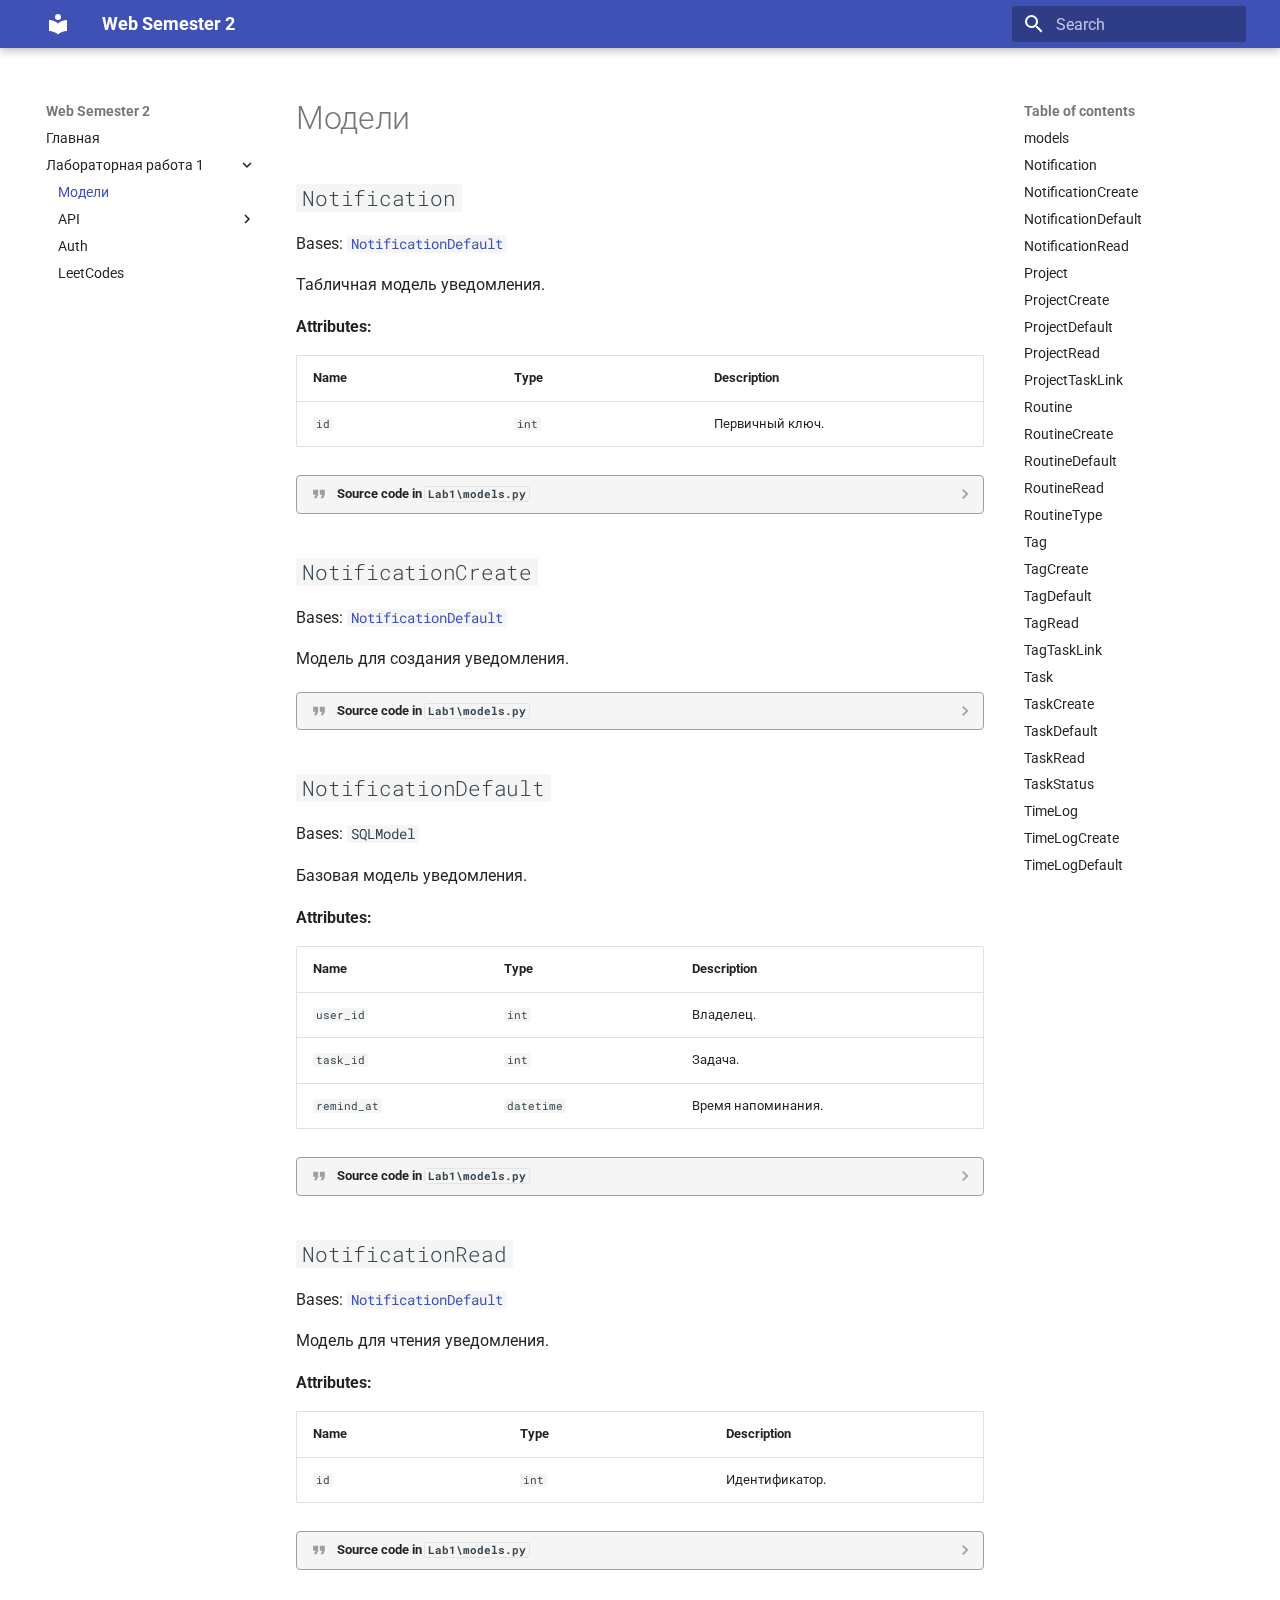
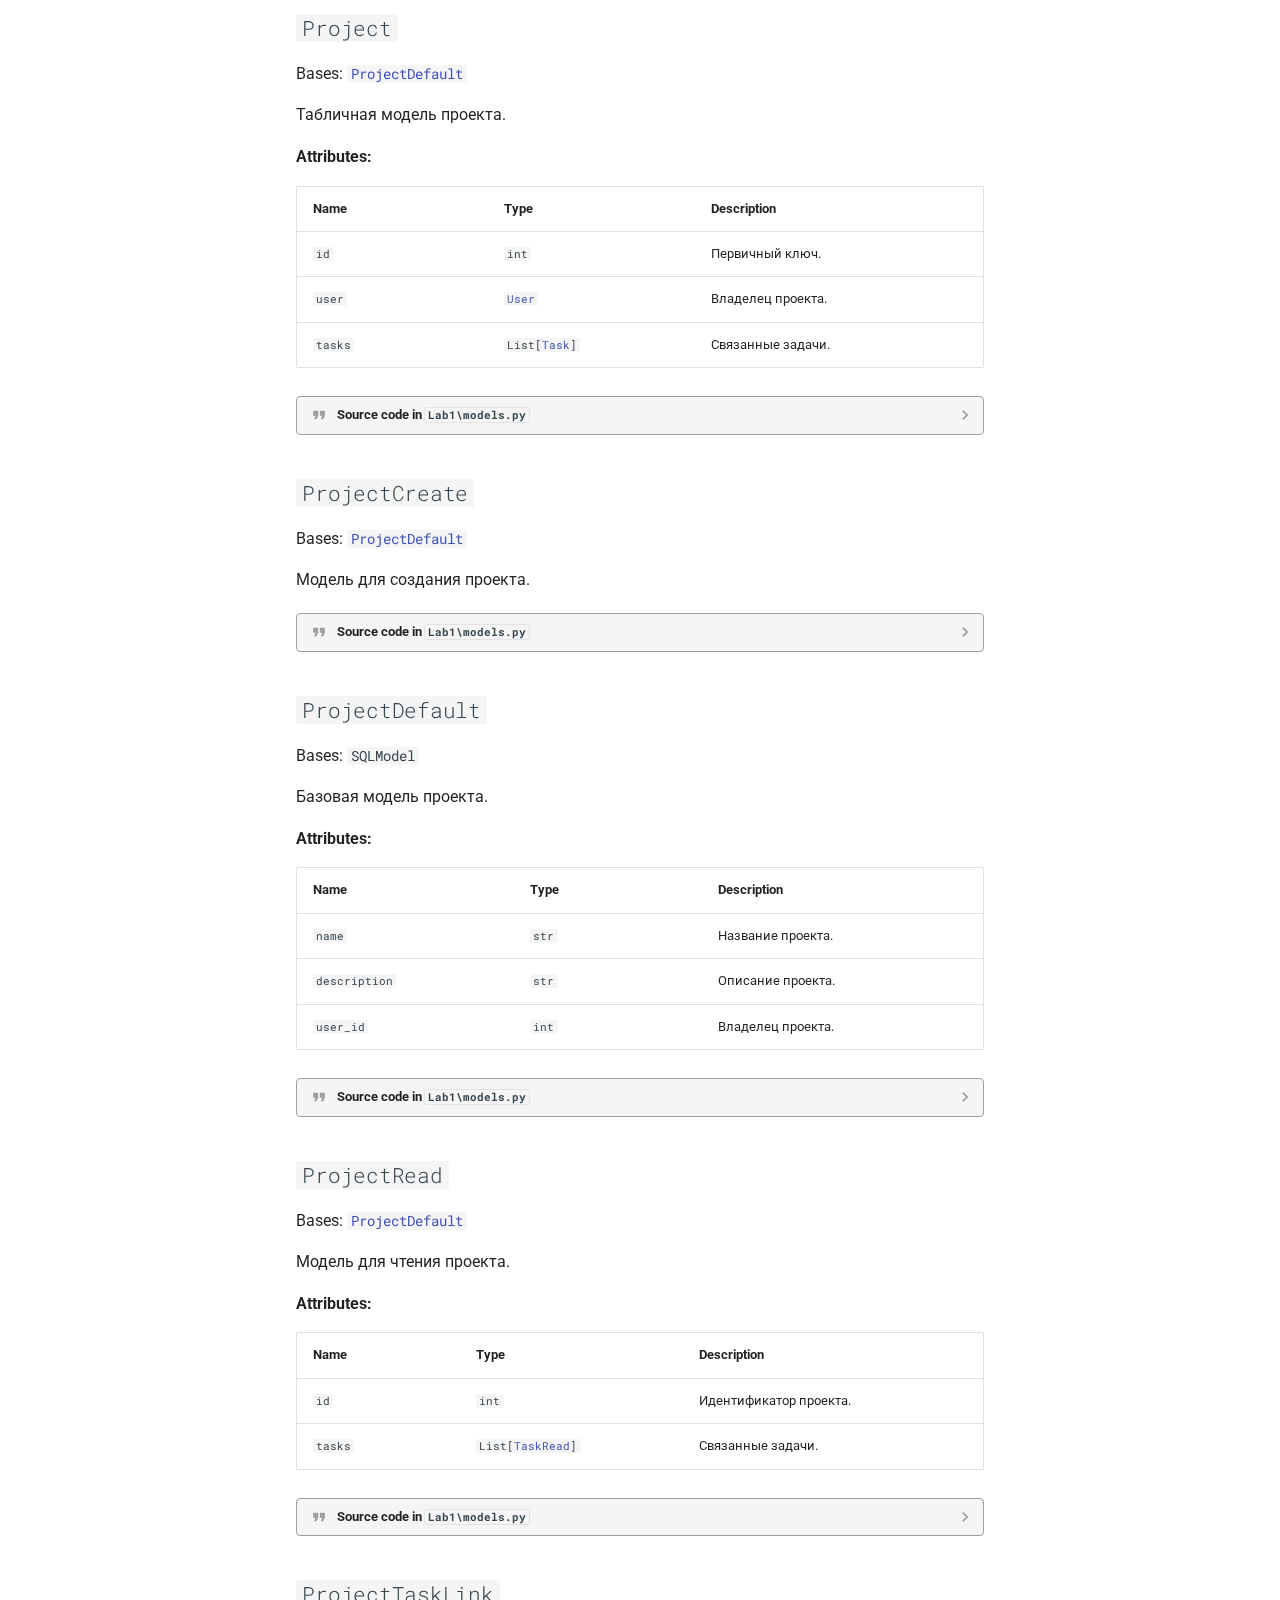
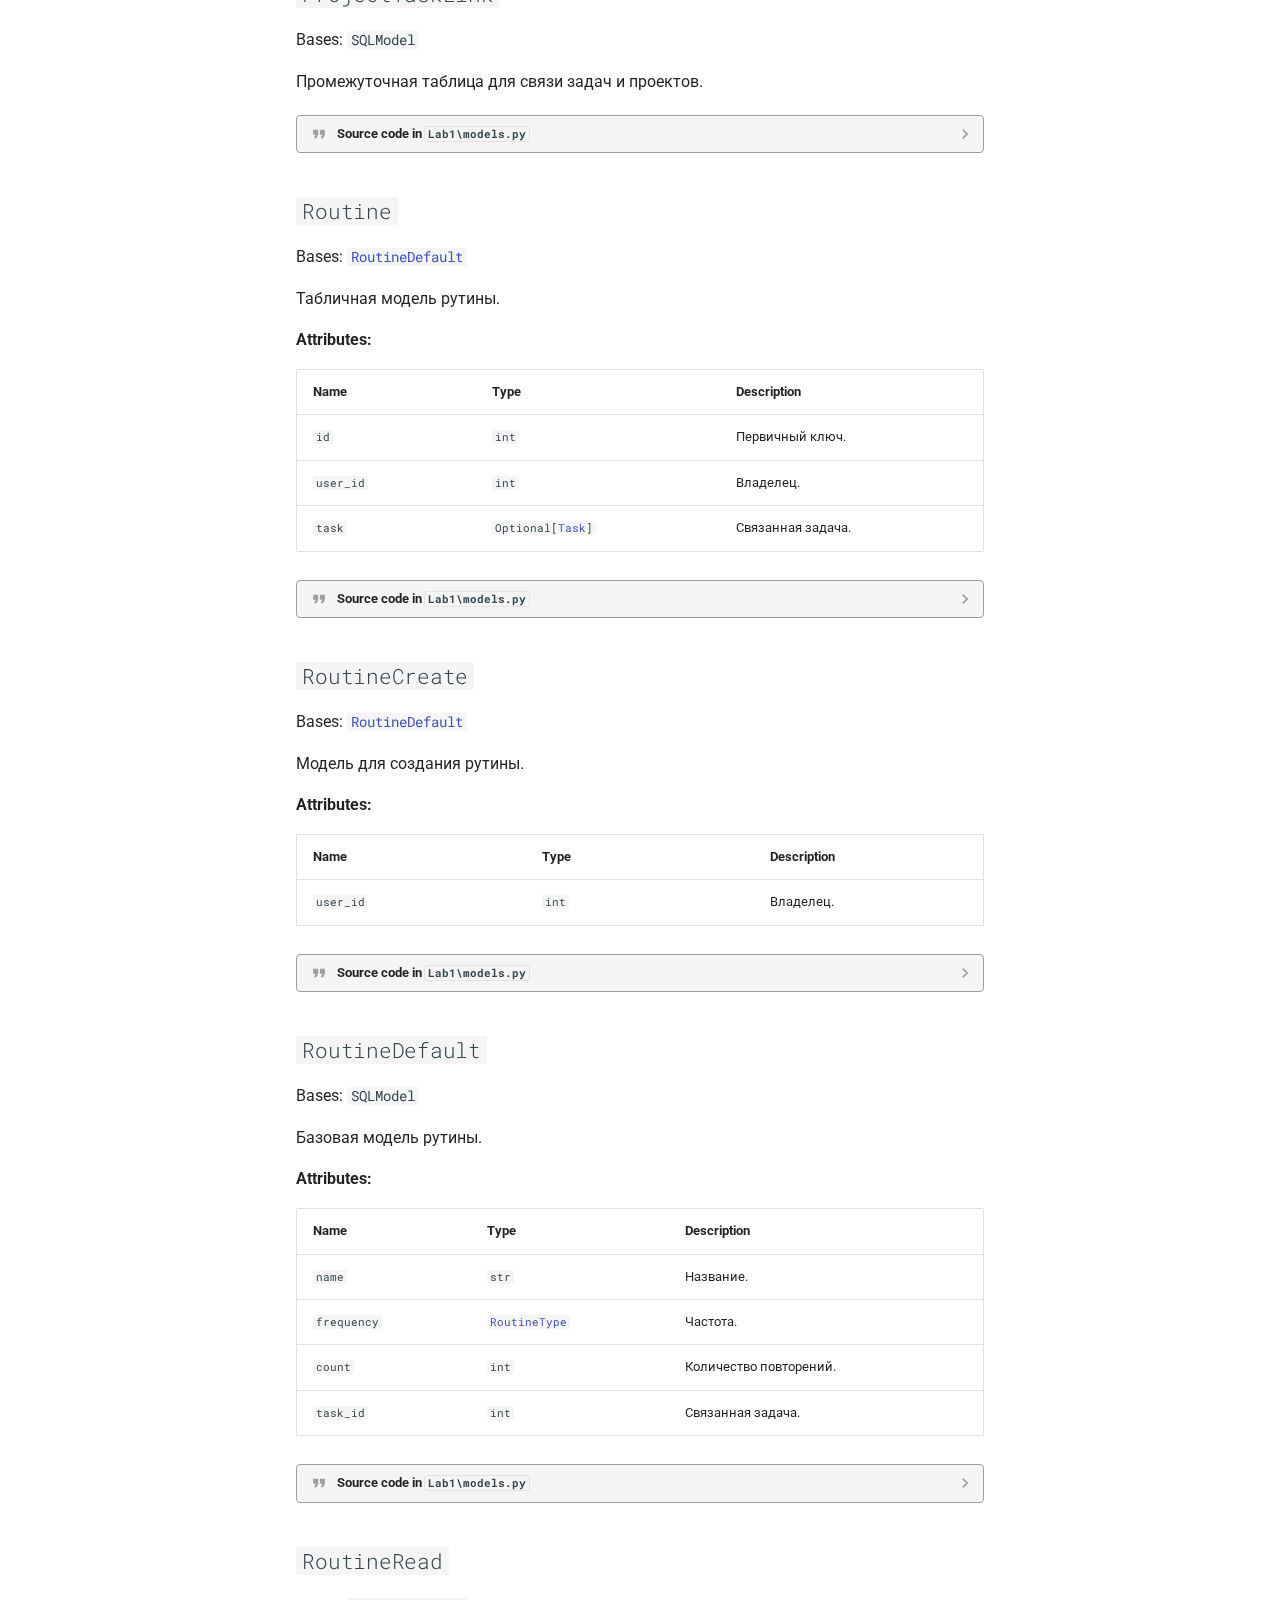
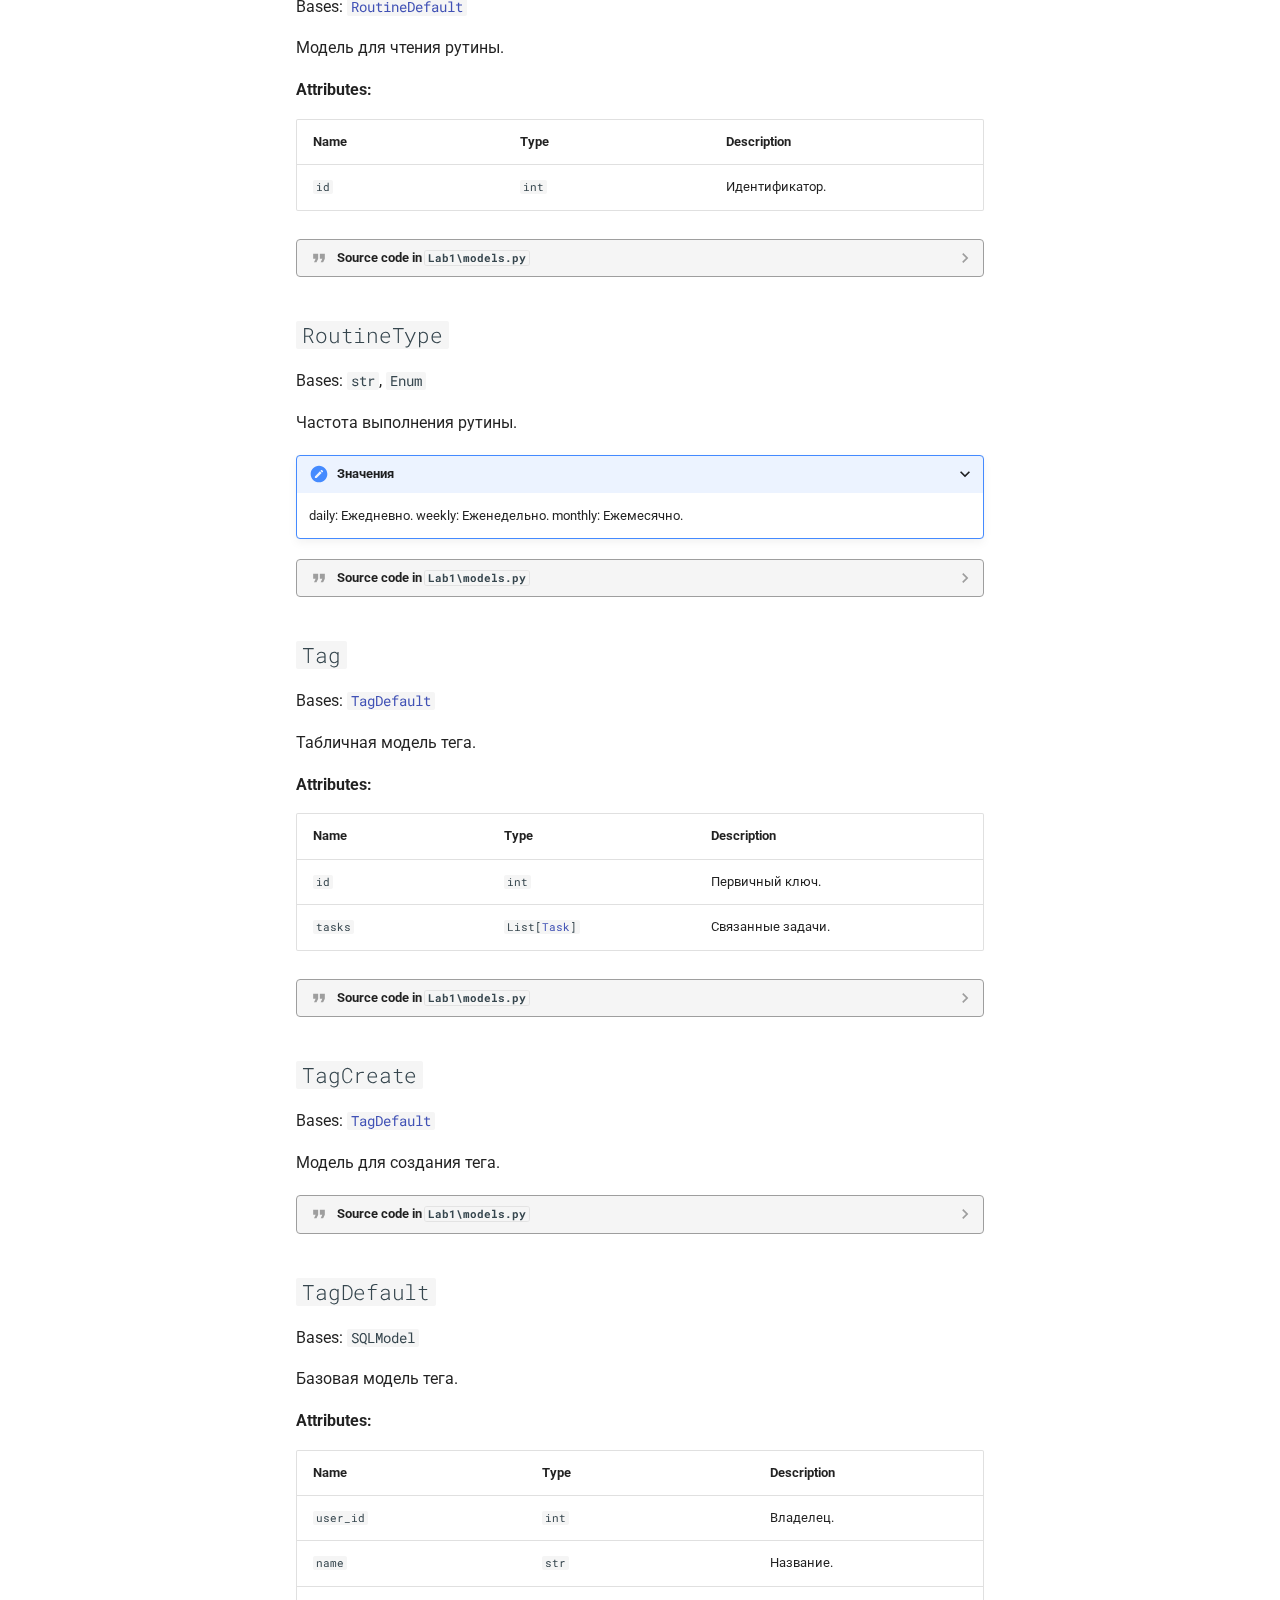
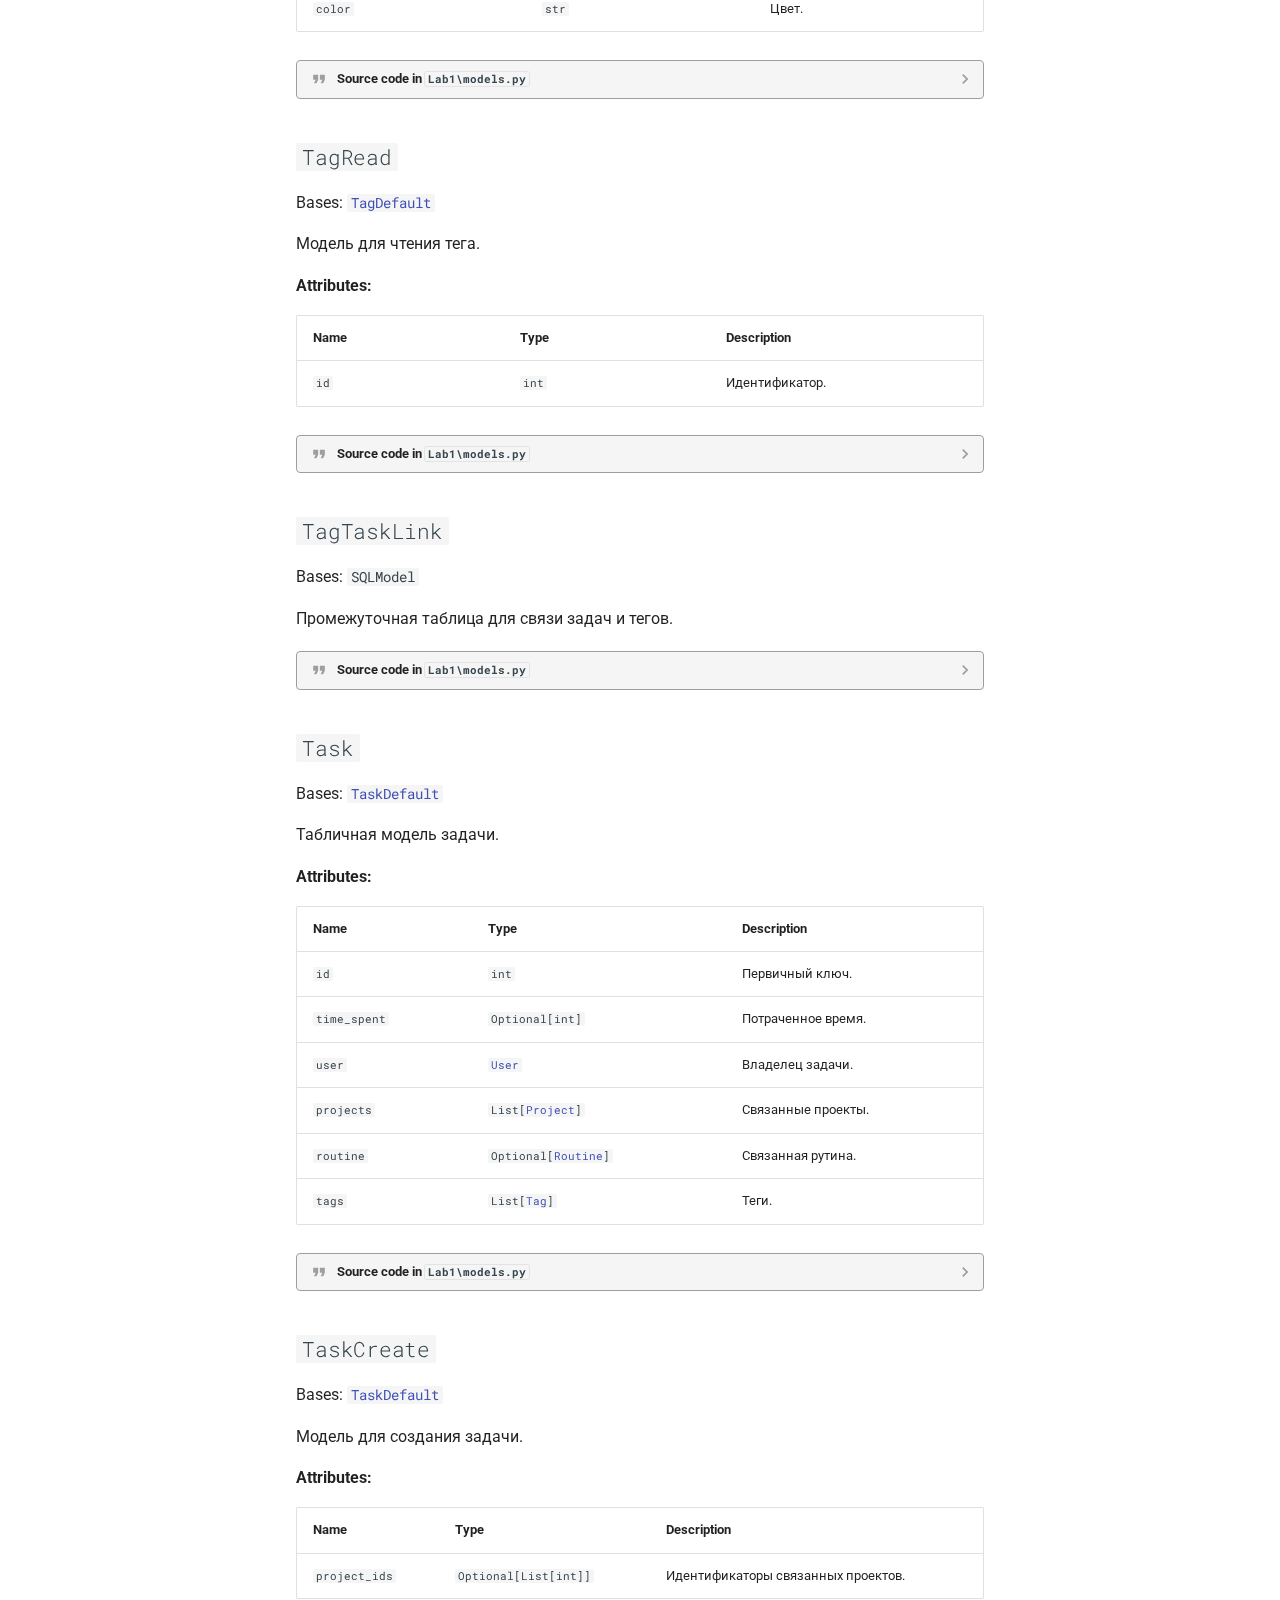
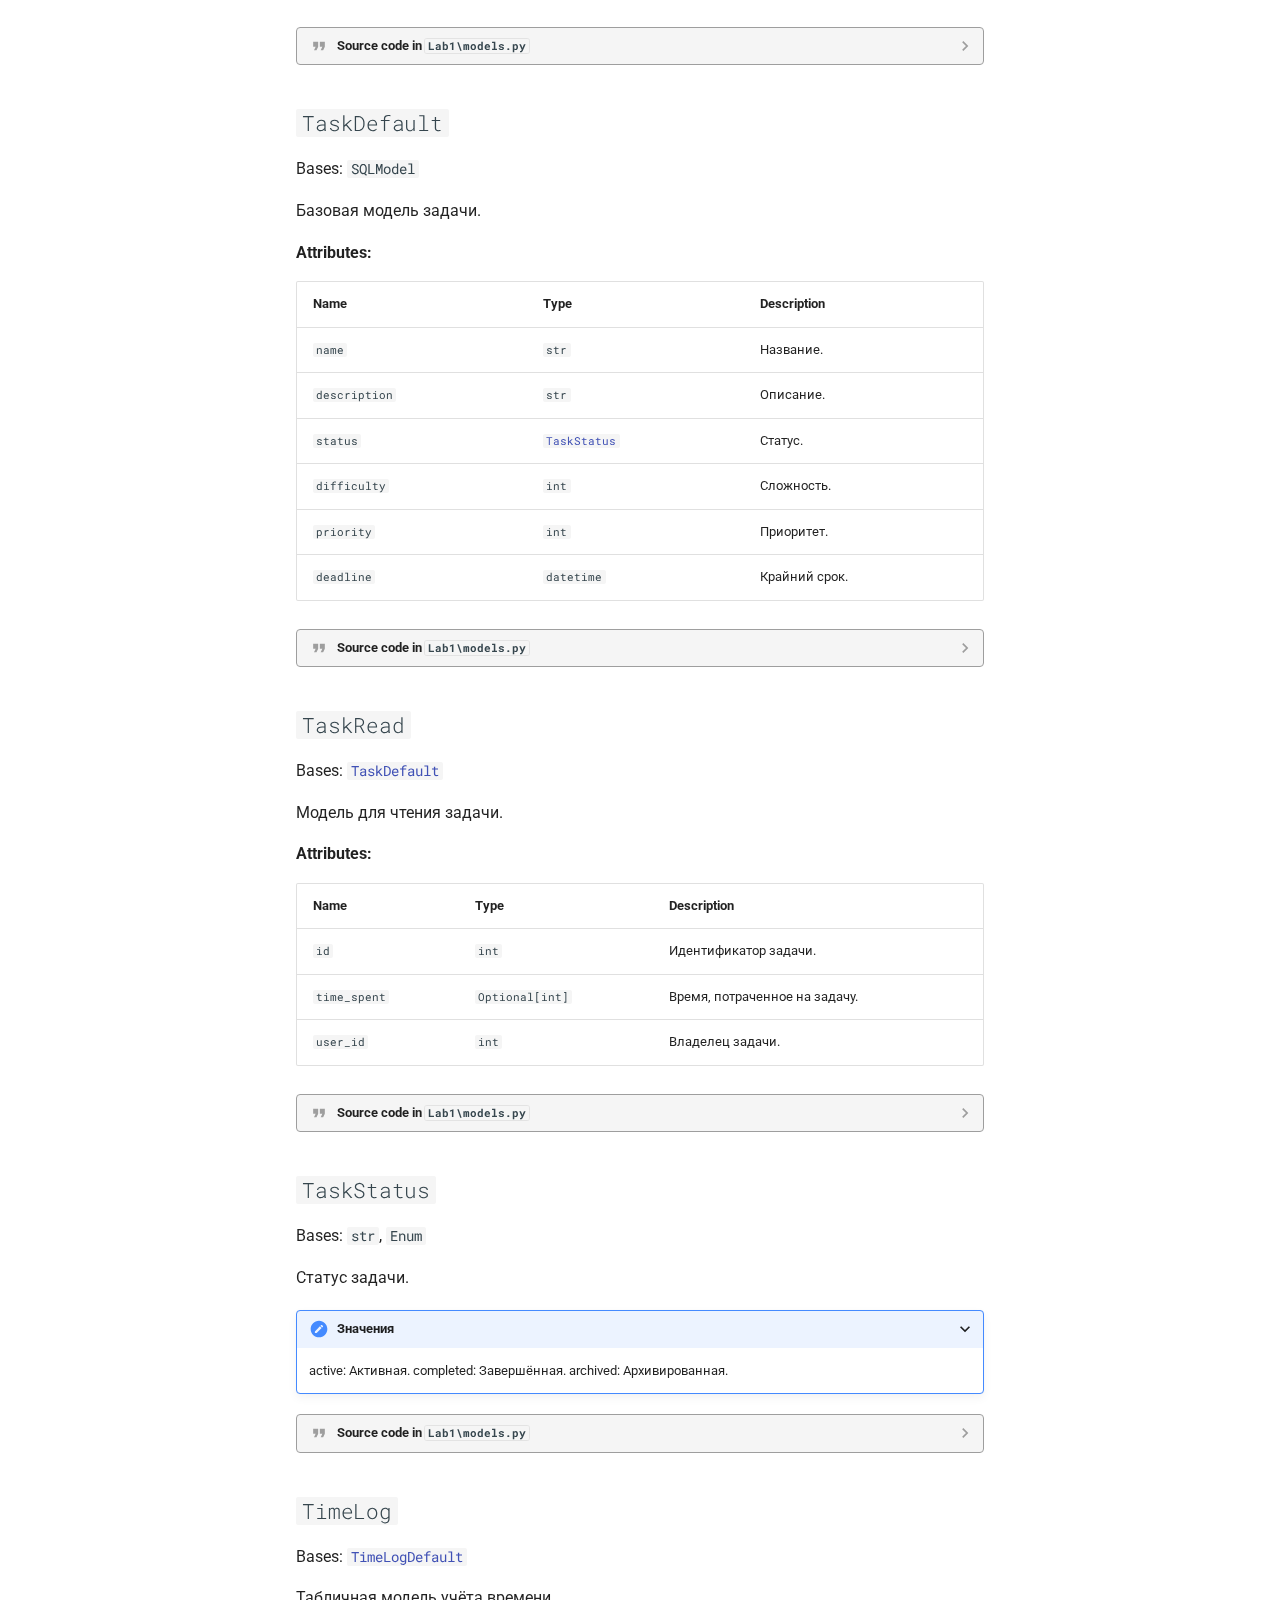
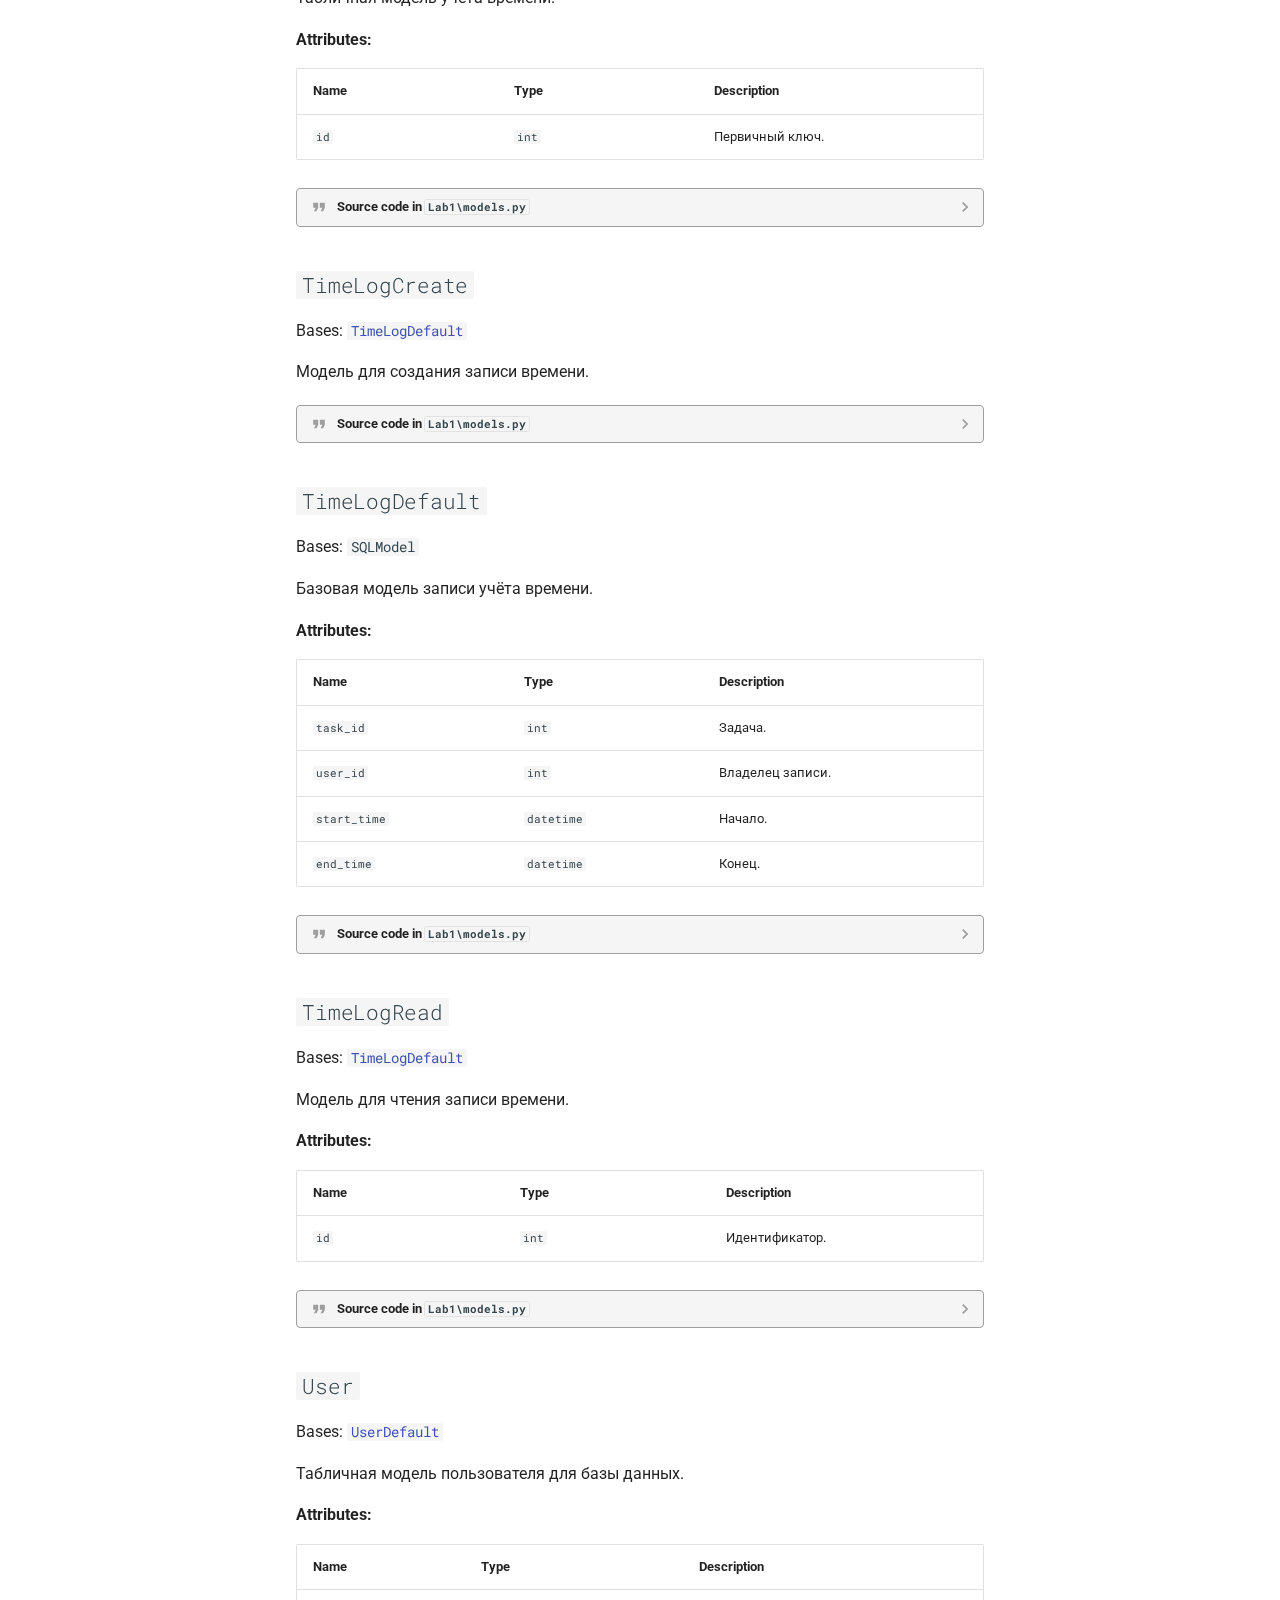
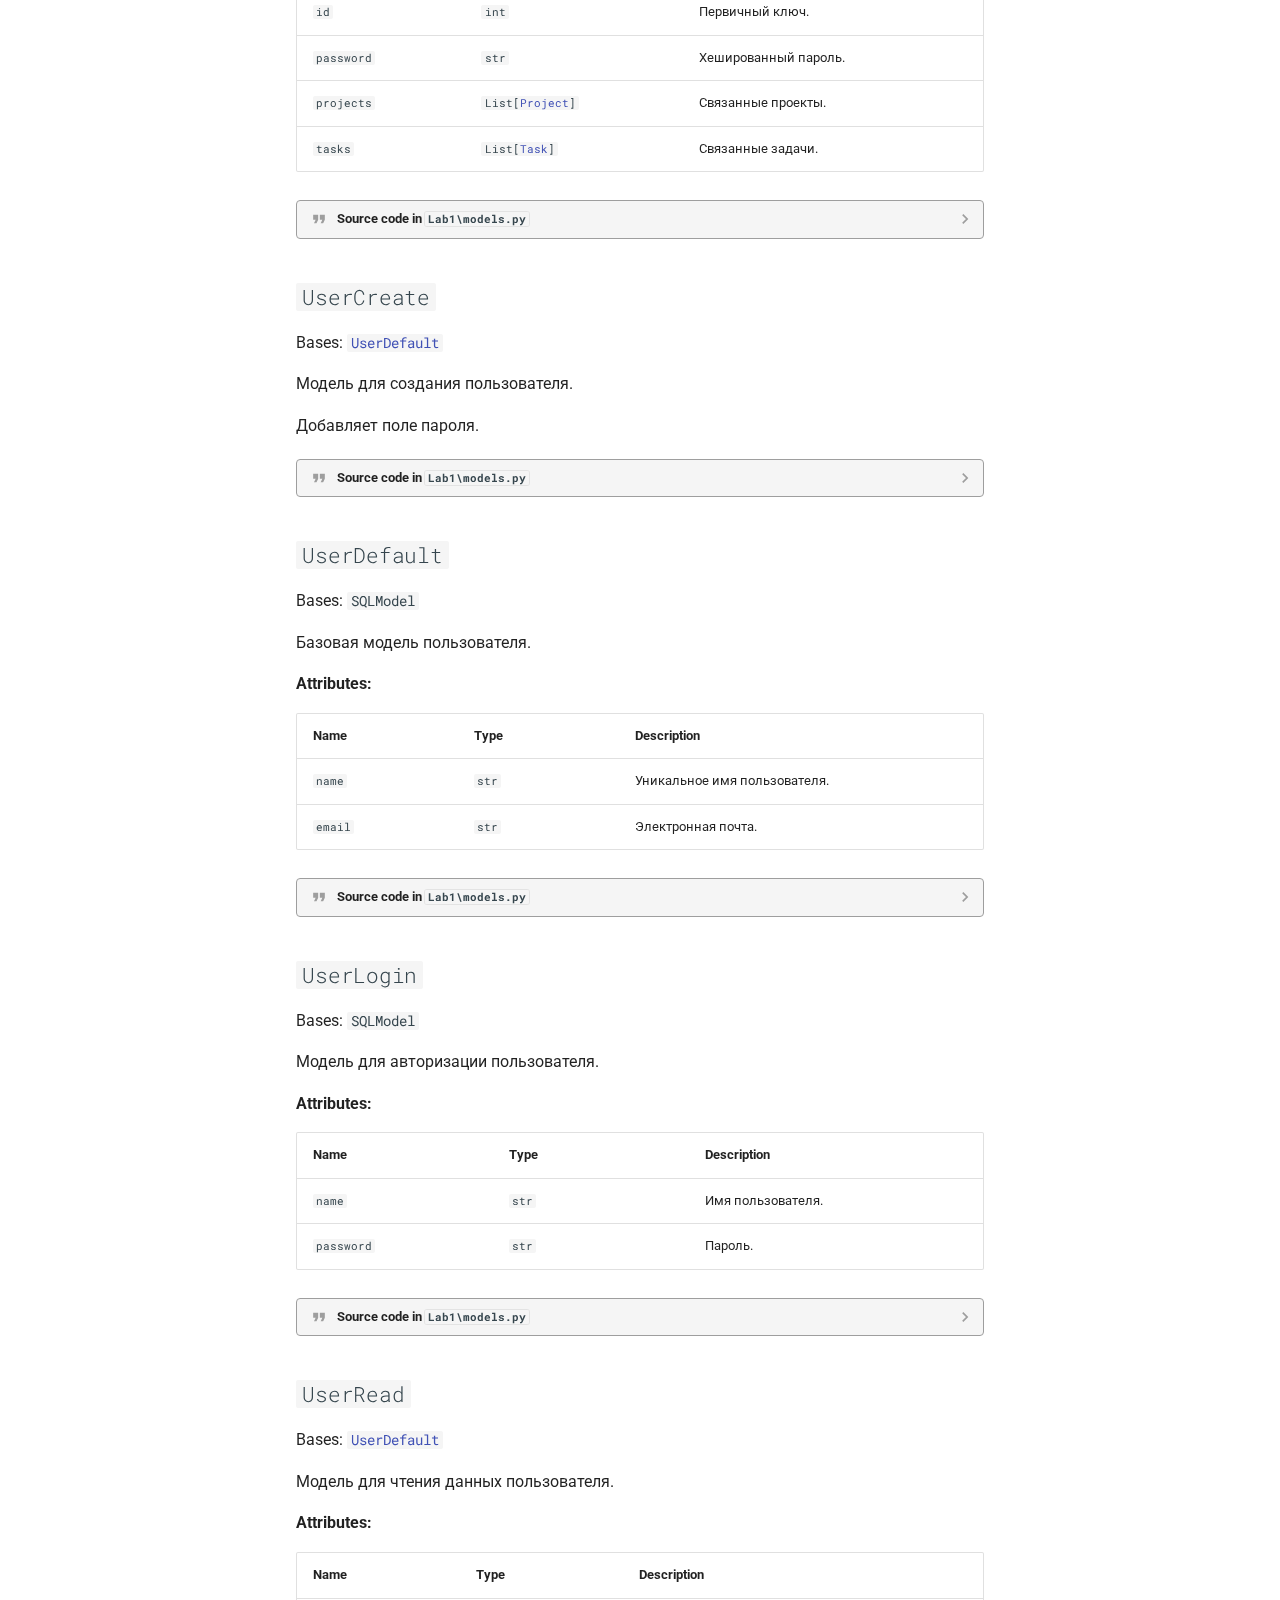
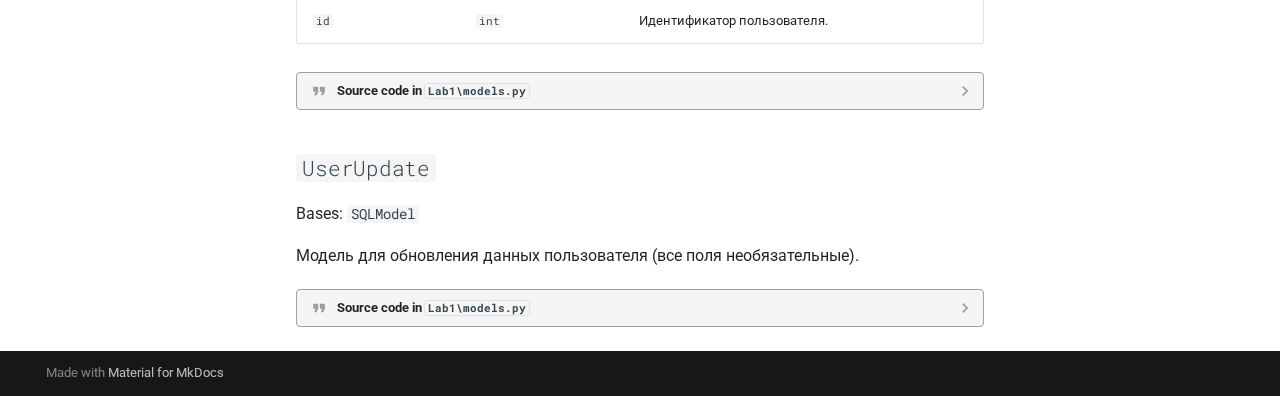
<file: models/index.html>
<!doctype html>
<html lang="en" class="no-js">
  <head>
    
      <meta charset="utf-8">
      <meta name="viewport" content="width=device-width,initial-scale=1">
      
      
      
      
        <link rel="prev" href="..">
      
      
        <link rel="next" href="../users/">
      
      
      <link rel="icon" href="../assets/images/favicon.png">
      <meta name="generator" content="mkdocs-1.6.1, mkdocs-material-9.6.12">
    
    
      
        <title>Модели - Web Semester 2</title>
      
    
    
      <link rel="stylesheet" href="../assets/stylesheets/main.2afb09e1.min.css">
      
      


    
    
      
    
    
      
        
        
        <link rel="preconnect" href="https://fonts.gstatic.com" crossorigin>
        <link rel="stylesheet" href="https://fonts.googleapis.com/css?family=Roboto:300,300i,400,400i,700,700i%7CRoboto+Mono:400,400i,700,700i&display=fallback">
        <style>:root{--md-text-font:"Roboto";--md-code-font:"Roboto Mono"}</style>
      
    
    
      <link rel="stylesheet" href="../assets/_mkdocstrings.css">
    
      <link rel="stylesheet" href="../stylesheets/extra.css">
    
    <script>__md_scope=new URL("..",location),__md_hash=e=>[...e].reduce(((e,_)=>(e<<5)-e+_.charCodeAt(0)),0),__md_get=(e,_=localStorage,t=__md_scope)=>JSON.parse(_.getItem(t.pathname+"."+e)),__md_set=(e,_,t=localStorage,a=__md_scope)=>{try{t.setItem(a.pathname+"."+e,JSON.stringify(_))}catch(e){}}</script>
    
      

    
    
    
  </head>
  
  
    <body dir="ltr">
  
    
    <input class="md-toggle" data-md-toggle="drawer" type="checkbox" id="__drawer" autocomplete="off">
    <input class="md-toggle" data-md-toggle="search" type="checkbox" id="__search" autocomplete="off">
    <label class="md-overlay" for="__drawer"></label>
    <div data-md-component="skip">
      
        
        <a href="#models" class="md-skip">
          Skip to content
        </a>
      
    </div>
    <div data-md-component="announce">
      
    </div>
    
    
      

  

<header class="md-header md-header--shadow" data-md-component="header">
  <nav class="md-header__inner md-grid" aria-label="Header">
    <a href=".." title="Web Semester 2" class="md-header__button md-logo" aria-label="Web Semester 2" data-md-component="logo">
      
  
  <svg xmlns="http://www.w3.org/2000/svg" viewBox="0 0 24 24"><path d="M12 8a3 3 0 0 0 3-3 3 3 0 0 0-3-3 3 3 0 0 0-3 3 3 3 0 0 0 3 3m0 3.54C9.64 9.35 6.5 8 3 8v11c3.5 0 6.64 1.35 9 3.54 2.36-2.19 5.5-3.54 9-3.54V8c-3.5 0-6.64 1.35-9 3.54"/></svg>

    </a>
    <label class="md-header__button md-icon" for="__drawer">
      
      <svg xmlns="http://www.w3.org/2000/svg" viewBox="0 0 24 24"><path d="M3 6h18v2H3zm0 5h18v2H3zm0 5h18v2H3z"/></svg>
    </label>
    <div class="md-header__title" data-md-component="header-title">
      <div class="md-header__ellipsis">
        <div class="md-header__topic">
          <span class="md-ellipsis">
            Web Semester 2
          </span>
        </div>
        <div class="md-header__topic" data-md-component="header-topic">
          <span class="md-ellipsis">
            
              Модели
            
          </span>
        </div>
      </div>
    </div>
    
    
      <script>var palette=__md_get("__palette");if(palette&&palette.color){if("(prefers-color-scheme)"===palette.color.media){var media=matchMedia("(prefers-color-scheme: light)"),input=document.querySelector(media.matches?"[data-md-color-media='(prefers-color-scheme: light)']":"[data-md-color-media='(prefers-color-scheme: dark)']");palette.color.media=input.getAttribute("data-md-color-media"),palette.color.scheme=input.getAttribute("data-md-color-scheme"),palette.color.primary=input.getAttribute("data-md-color-primary"),palette.color.accent=input.getAttribute("data-md-color-accent")}for(var[key,value]of Object.entries(palette.color))document.body.setAttribute("data-md-color-"+key,value)}</script>
    
    
    
      
      
        <label class="md-header__button md-icon" for="__search">
          
          <svg xmlns="http://www.w3.org/2000/svg" viewBox="0 0 24 24"><path d="M9.5 3A6.5 6.5 0 0 1 16 9.5c0 1.61-.59 3.09-1.56 4.23l.27.27h.79l5 5-1.5 1.5-5-5v-.79l-.27-.27A6.52 6.52 0 0 1 9.5 16 6.5 6.5 0 0 1 3 9.5 6.5 6.5 0 0 1 9.5 3m0 2C7 5 5 7 5 9.5S7 14 9.5 14 14 12 14 9.5 12 5 9.5 5"/></svg>
        </label>
        <div class="md-search" data-md-component="search" role="dialog">
  <label class="md-search__overlay" for="__search"></label>
  <div class="md-search__inner" role="search">
    <form class="md-search__form" name="search">
      <input type="text" class="md-search__input" name="query" aria-label="Search" placeholder="Search" autocapitalize="off" autocorrect="off" autocomplete="off" spellcheck="false" data-md-component="search-query" required>
      <label class="md-search__icon md-icon" for="__search">
        
        <svg xmlns="http://www.w3.org/2000/svg" viewBox="0 0 24 24"><path d="M9.5 3A6.5 6.5 0 0 1 16 9.5c0 1.61-.59 3.09-1.56 4.23l.27.27h.79l5 5-1.5 1.5-5-5v-.79l-.27-.27A6.52 6.52 0 0 1 9.5 16 6.5 6.5 0 0 1 3 9.5 6.5 6.5 0 0 1 9.5 3m0 2C7 5 5 7 5 9.5S7 14 9.5 14 14 12 14 9.5 12 5 9.5 5"/></svg>
        
        <svg xmlns="http://www.w3.org/2000/svg" viewBox="0 0 24 24"><path d="M20 11v2H8l5.5 5.5-1.42 1.42L4.16 12l7.92-7.92L13.5 5.5 8 11z"/></svg>
      </label>
      <nav class="md-search__options" aria-label="Search">
        
        <button type="reset" class="md-search__icon md-icon" title="Clear" aria-label="Clear" tabindex="-1">
          
          <svg xmlns="http://www.w3.org/2000/svg" viewBox="0 0 24 24"><path d="M19 6.41 17.59 5 12 10.59 6.41 5 5 6.41 10.59 12 5 17.59 6.41 19 12 13.41 17.59 19 19 17.59 13.41 12z"/></svg>
        </button>
      </nav>
      
    </form>
    <div class="md-search__output">
      <div class="md-search__scrollwrap" tabindex="0" data-md-scrollfix>
        <div class="md-search-result" data-md-component="search-result">
          <div class="md-search-result__meta">
            Initializing search
          </div>
          <ol class="md-search-result__list" role="presentation"></ol>
        </div>
      </div>
    </div>
  </div>
</div>
      
    
    
  </nav>
  
</header>
    
    <div class="md-container" data-md-component="container">
      
      
        
          
        
      
      <main class="md-main" data-md-component="main">
        <div class="md-main__inner md-grid">
          
            
              
              <div class="md-sidebar md-sidebar--primary" data-md-component="sidebar" data-md-type="navigation" >
                <div class="md-sidebar__scrollwrap">
                  <div class="md-sidebar__inner">
                    



<nav class="md-nav md-nav--primary" aria-label="Navigation" data-md-level="0">
  <label class="md-nav__title" for="__drawer">
    <a href=".." title="Web Semester 2" class="md-nav__button md-logo" aria-label="Web Semester 2" data-md-component="logo">
      
  
  <svg xmlns="http://www.w3.org/2000/svg" viewBox="0 0 24 24"><path d="M12 8a3 3 0 0 0 3-3 3 3 0 0 0-3-3 3 3 0 0 0-3 3 3 3 0 0 0 3 3m0 3.54C9.64 9.35 6.5 8 3 8v11c3.5 0 6.64 1.35 9 3.54 2.36-2.19 5.5-3.54 9-3.54V8c-3.5 0-6.64 1.35-9 3.54"/></svg>

    </a>
    Web Semester 2
  </label>
  
  <ul class="md-nav__list" data-md-scrollfix>
    
      
      
  
  
  
  
    <li class="md-nav__item">
      <a href=".." class="md-nav__link">
        
  
  
  <span class="md-ellipsis">
    Главная
    
  </span>
  

      </a>
    </li>
  

    
      
      
  
  
    
  
  
  
    
    
    
    
    
    <li class="md-nav__item md-nav__item--active md-nav__item--nested">
      
        
        
        <input class="md-nav__toggle md-toggle " type="checkbox" id="__nav_2" checked>
        
          
          <label class="md-nav__link" for="__nav_2" id="__nav_2_label" tabindex="0">
            
  
  
  <span class="md-ellipsis">
    Лабораторная работа 1
    
  </span>
  

            <span class="md-nav__icon md-icon"></span>
          </label>
        
        <nav class="md-nav" data-md-level="1" aria-labelledby="__nav_2_label" aria-expanded="true">
          <label class="md-nav__title" for="__nav_2">
            <span class="md-nav__icon md-icon"></span>
            Лабораторная работа 1
          </label>
          <ul class="md-nav__list" data-md-scrollfix>
            
              
                
  
  
    
  
  
  
    <li class="md-nav__item md-nav__item--active">
      
      <input class="md-nav__toggle md-toggle" type="checkbox" id="__toc">
      
      
      
        <label class="md-nav__link md-nav__link--active" for="__toc">
          
  
  
  <span class="md-ellipsis">
    Модели
    
  </span>
  

          <span class="md-nav__icon md-icon"></span>
        </label>
      
      <a href="./" class="md-nav__link md-nav__link--active">
        
  
  
  <span class="md-ellipsis">
    Модели
    
  </span>
  

      </a>
      
        

<nav class="md-nav md-nav--secondary" aria-label="Table of contents">
  
  
  
  
    <label class="md-nav__title" for="__toc">
      <span class="md-nav__icon md-icon"></span>
      Table of contents
    </label>
    <ul class="md-nav__list" data-md-component="toc" data-md-scrollfix>
      
        <li class="md-nav__item">
  <a href="#models" class="md-nav__link">
    <span class="md-ellipsis">
      models
    </span>
  </a>
  
</li>
      
        <li class="md-nav__item">
  <a href="#models.Notification" class="md-nav__link">
    <span class="md-ellipsis">
      Notification
    </span>
  </a>
  
</li>
      
        <li class="md-nav__item">
  <a href="#models.NotificationCreate" class="md-nav__link">
    <span class="md-ellipsis">
      NotificationCreate
    </span>
  </a>
  
</li>
      
        <li class="md-nav__item">
  <a href="#models.NotificationDefault" class="md-nav__link">
    <span class="md-ellipsis">
      NotificationDefault
    </span>
  </a>
  
</li>
      
        <li class="md-nav__item">
  <a href="#models.NotificationRead" class="md-nav__link">
    <span class="md-ellipsis">
      NotificationRead
    </span>
  </a>
  
</li>
      
        <li class="md-nav__item">
  <a href="#models.Project" class="md-nav__link">
    <span class="md-ellipsis">
      Project
    </span>
  </a>
  
</li>
      
        <li class="md-nav__item">
  <a href="#models.ProjectCreate" class="md-nav__link">
    <span class="md-ellipsis">
      ProjectCreate
    </span>
  </a>
  
</li>
      
        <li class="md-nav__item">
  <a href="#models.ProjectDefault" class="md-nav__link">
    <span class="md-ellipsis">
      ProjectDefault
    </span>
  </a>
  
</li>
      
        <li class="md-nav__item">
  <a href="#models.ProjectRead" class="md-nav__link">
    <span class="md-ellipsis">
      ProjectRead
    </span>
  </a>
  
</li>
      
        <li class="md-nav__item">
  <a href="#models.ProjectTaskLink" class="md-nav__link">
    <span class="md-ellipsis">
      ProjectTaskLink
    </span>
  </a>
  
</li>
      
        <li class="md-nav__item">
  <a href="#models.Routine" class="md-nav__link">
    <span class="md-ellipsis">
      Routine
    </span>
  </a>
  
</li>
      
        <li class="md-nav__item">
  <a href="#models.RoutineCreate" class="md-nav__link">
    <span class="md-ellipsis">
      RoutineCreate
    </span>
  </a>
  
</li>
      
        <li class="md-nav__item">
  <a href="#models.RoutineDefault" class="md-nav__link">
    <span class="md-ellipsis">
      RoutineDefault
    </span>
  </a>
  
</li>
      
        <li class="md-nav__item">
  <a href="#models.RoutineRead" class="md-nav__link">
    <span class="md-ellipsis">
      RoutineRead
    </span>
  </a>
  
</li>
      
        <li class="md-nav__item">
  <a href="#models.RoutineType" class="md-nav__link">
    <span class="md-ellipsis">
      RoutineType
    </span>
  </a>
  
</li>
      
        <li class="md-nav__item">
  <a href="#models.Tag" class="md-nav__link">
    <span class="md-ellipsis">
      Tag
    </span>
  </a>
  
</li>
      
        <li class="md-nav__item">
  <a href="#models.TagCreate" class="md-nav__link">
    <span class="md-ellipsis">
      TagCreate
    </span>
  </a>
  
</li>
      
        <li class="md-nav__item">
  <a href="#models.TagDefault" class="md-nav__link">
    <span class="md-ellipsis">
      TagDefault
    </span>
  </a>
  
</li>
      
        <li class="md-nav__item">
  <a href="#models.TagRead" class="md-nav__link">
    <span class="md-ellipsis">
      TagRead
    </span>
  </a>
  
</li>
      
        <li class="md-nav__item">
  <a href="#models.TagTaskLink" class="md-nav__link">
    <span class="md-ellipsis">
      TagTaskLink
    </span>
  </a>
  
</li>
      
        <li class="md-nav__item">
  <a href="#models.Task" class="md-nav__link">
    <span class="md-ellipsis">
      Task
    </span>
  </a>
  
</li>
      
        <li class="md-nav__item">
  <a href="#models.TaskCreate" class="md-nav__link">
    <span class="md-ellipsis">
      TaskCreate
    </span>
  </a>
  
</li>
      
        <li class="md-nav__item">
  <a href="#models.TaskDefault" class="md-nav__link">
    <span class="md-ellipsis">
      TaskDefault
    </span>
  </a>
  
</li>
      
        <li class="md-nav__item">
  <a href="#models.TaskRead" class="md-nav__link">
    <span class="md-ellipsis">
      TaskRead
    </span>
  </a>
  
</li>
      
        <li class="md-nav__item">
  <a href="#models.TaskStatus" class="md-nav__link">
    <span class="md-ellipsis">
      TaskStatus
    </span>
  </a>
  
</li>
      
        <li class="md-nav__item">
  <a href="#models.TimeLog" class="md-nav__link">
    <span class="md-ellipsis">
      TimeLog
    </span>
  </a>
  
</li>
      
        <li class="md-nav__item">
  <a href="#models.TimeLogCreate" class="md-nav__link">
    <span class="md-ellipsis">
      TimeLogCreate
    </span>
  </a>
  
</li>
      
        <li class="md-nav__item">
  <a href="#models.TimeLogDefault" class="md-nav__link">
    <span class="md-ellipsis">
      TimeLogDefault
    </span>
  </a>
  
</li>
      
        <li class="md-nav__item">
  <a href="#models.TimeLogRead" class="md-nav__link">
    <span class="md-ellipsis">
      TimeLogRead
    </span>
  </a>
  
</li>
      
        <li class="md-nav__item">
  <a href="#models.User" class="md-nav__link">
    <span class="md-ellipsis">
      User
    </span>
  </a>
  
</li>
      
        <li class="md-nav__item">
  <a href="#models.UserCreate" class="md-nav__link">
    <span class="md-ellipsis">
      UserCreate
    </span>
  </a>
  
</li>
      
        <li class="md-nav__item">
  <a href="#models.UserDefault" class="md-nav__link">
    <span class="md-ellipsis">
      UserDefault
    </span>
  </a>
  
</li>
      
        <li class="md-nav__item">
  <a href="#models.UserLogin" class="md-nav__link">
    <span class="md-ellipsis">
      UserLogin
    </span>
  </a>
  
</li>
      
        <li class="md-nav__item">
  <a href="#models.UserRead" class="md-nav__link">
    <span class="md-ellipsis">
      UserRead
    </span>
  </a>
  
</li>
      
        <li class="md-nav__item">
  <a href="#models.UserUpdate" class="md-nav__link">
    <span class="md-ellipsis">
      UserUpdate
    </span>
  </a>
  
</li>
      
    </ul>
  
</nav>
      
    </li>
  

              
            
              
                
  
  
  
  
    
    
    
    
    
    <li class="md-nav__item md-nav__item--nested">
      
        
        
        <input class="md-nav__toggle md-toggle " type="checkbox" id="__nav_2_2" >
        
          
          <label class="md-nav__link" for="__nav_2_2" id="__nav_2_2_label" tabindex="0">
            
  
  
  <span class="md-ellipsis">
    API
    
  </span>
  

            <span class="md-nav__icon md-icon"></span>
          </label>
        
        <nav class="md-nav" data-md-level="2" aria-labelledby="__nav_2_2_label" aria-expanded="false">
          <label class="md-nav__title" for="__nav_2_2">
            <span class="md-nav__icon md-icon"></span>
            API
          </label>
          <ul class="md-nav__list" data-md-scrollfix>
            
              
                
  
  
  
  
    <li class="md-nav__item">
      <a href="../users/" class="md-nav__link">
        
  
  
  <span class="md-ellipsis">
    Users
    
  </span>
  

      </a>
    </li>
  

              
            
              
                
  
  
  
  
    <li class="md-nav__item">
      <a href="../tasks/" class="md-nav__link">
        
  
  
  <span class="md-ellipsis">
    Tasks
    
  </span>
  

      </a>
    </li>
  

              
            
              
                
  
  
  
  
    <li class="md-nav__item">
      <a href="../tags/" class="md-nav__link">
        
  
  
  <span class="md-ellipsis">
    Tags
    
  </span>
  

      </a>
    </li>
  

              
            
              
                
  
  
  
  
    <li class="md-nav__item">
      <a href="../projects/" class="md-nav__link">
        
  
  
  <span class="md-ellipsis">
    Projects
    
  </span>
  

      </a>
    </li>
  

              
            
              
                
  
  
  
  
    <li class="md-nav__item">
      <a href="../routines/" class="md-nav__link">
        
  
  
  <span class="md-ellipsis">
    Routines
    
  </span>
  

      </a>
    </li>
  

              
            
              
                
  
  
  
  
    <li class="md-nav__item">
      <a href="../notifications/" class="md-nav__link">
        
  
  
  <span class="md-ellipsis">
    Notifications
    
  </span>
  

      </a>
    </li>
  

              
            
              
                
  
  
  
  
    <li class="md-nav__item">
      <a href="../timelogs/" class="md-nav__link">
        
  
  
  <span class="md-ellipsis">
    Timelogs
    
  </span>
  

      </a>
    </li>
  

              
            
          </ul>
        </nav>
      
    </li>
  

              
            
              
                
  
  
  
  
    <li class="md-nav__item">
      <a href="../auth/" class="md-nav__link">
        
  
  
  <span class="md-ellipsis">
    Auth
    
  </span>
  

      </a>
    </li>
  

              
            
              
                
  
  
  
  
    <li class="md-nav__item">
      <a href="../leetcode/" class="md-nav__link">
        
  
  
  <span class="md-ellipsis">
    LeetCodes
    
  </span>
  

      </a>
    </li>
  

              
            
          </ul>
        </nav>
      
    </li>
  

    
  </ul>
</nav>
                  </div>
                </div>
              </div>
            
            
              
              <div class="md-sidebar md-sidebar--secondary" data-md-component="sidebar" data-md-type="toc" >
                <div class="md-sidebar__scrollwrap">
                  <div class="md-sidebar__inner">
                    

<nav class="md-nav md-nav--secondary" aria-label="Table of contents">
  
  
  
  
    <label class="md-nav__title" for="__toc">
      <span class="md-nav__icon md-icon"></span>
      Table of contents
    </label>
    <ul class="md-nav__list" data-md-component="toc" data-md-scrollfix>
      
        <li class="md-nav__item">
  <a href="#models" class="md-nav__link">
    <span class="md-ellipsis">
      models
    </span>
  </a>
  
</li>
      
        <li class="md-nav__item">
  <a href="#models.Notification" class="md-nav__link">
    <span class="md-ellipsis">
      Notification
    </span>
  </a>
  
</li>
      
        <li class="md-nav__item">
  <a href="#models.NotificationCreate" class="md-nav__link">
    <span class="md-ellipsis">
      NotificationCreate
    </span>
  </a>
  
</li>
      
        <li class="md-nav__item">
  <a href="#models.NotificationDefault" class="md-nav__link">
    <span class="md-ellipsis">
      NotificationDefault
    </span>
  </a>
  
</li>
      
        <li class="md-nav__item">
  <a href="#models.NotificationRead" class="md-nav__link">
    <span class="md-ellipsis">
      NotificationRead
    </span>
  </a>
  
</li>
      
        <li class="md-nav__item">
  <a href="#models.Project" class="md-nav__link">
    <span class="md-ellipsis">
      Project
    </span>
  </a>
  
</li>
      
        <li class="md-nav__item">
  <a href="#models.ProjectCreate" class="md-nav__link">
    <span class="md-ellipsis">
      ProjectCreate
    </span>
  </a>
  
</li>
      
        <li class="md-nav__item">
  <a href="#models.ProjectDefault" class="md-nav__link">
    <span class="md-ellipsis">
      ProjectDefault
    </span>
  </a>
  
</li>
      
        <li class="md-nav__item">
  <a href="#models.ProjectRead" class="md-nav__link">
    <span class="md-ellipsis">
      ProjectRead
    </span>
  </a>
  
</li>
      
        <li class="md-nav__item">
  <a href="#models.ProjectTaskLink" class="md-nav__link">
    <span class="md-ellipsis">
      ProjectTaskLink
    </span>
  </a>
  
</li>
      
        <li class="md-nav__item">
  <a href="#models.Routine" class="md-nav__link">
    <span class="md-ellipsis">
      Routine
    </span>
  </a>
  
</li>
      
        <li class="md-nav__item">
  <a href="#models.RoutineCreate" class="md-nav__link">
    <span class="md-ellipsis">
      RoutineCreate
    </span>
  </a>
  
</li>
      
        <li class="md-nav__item">
  <a href="#models.RoutineDefault" class="md-nav__link">
    <span class="md-ellipsis">
      RoutineDefault
    </span>
  </a>
  
</li>
      
        <li class="md-nav__item">
  <a href="#models.RoutineRead" class="md-nav__link">
    <span class="md-ellipsis">
      RoutineRead
    </span>
  </a>
  
</li>
      
        <li class="md-nav__item">
  <a href="#models.RoutineType" class="md-nav__link">
    <span class="md-ellipsis">
      RoutineType
    </span>
  </a>
  
</li>
      
        <li class="md-nav__item">
  <a href="#models.Tag" class="md-nav__link">
    <span class="md-ellipsis">
      Tag
    </span>
  </a>
  
</li>
      
        <li class="md-nav__item">
  <a href="#models.TagCreate" class="md-nav__link">
    <span class="md-ellipsis">
      TagCreate
    </span>
  </a>
  
</li>
      
        <li class="md-nav__item">
  <a href="#models.TagDefault" class="md-nav__link">
    <span class="md-ellipsis">
      TagDefault
    </span>
  </a>
  
</li>
      
        <li class="md-nav__item">
  <a href="#models.TagRead" class="md-nav__link">
    <span class="md-ellipsis">
      TagRead
    </span>
  </a>
  
</li>
      
        <li class="md-nav__item">
  <a href="#models.TagTaskLink" class="md-nav__link">
    <span class="md-ellipsis">
      TagTaskLink
    </span>
  </a>
  
</li>
      
        <li class="md-nav__item">
  <a href="#models.Task" class="md-nav__link">
    <span class="md-ellipsis">
      Task
    </span>
  </a>
  
</li>
      
        <li class="md-nav__item">
  <a href="#models.TaskCreate" class="md-nav__link">
    <span class="md-ellipsis">
      TaskCreate
    </span>
  </a>
  
</li>
      
        <li class="md-nav__item">
  <a href="#models.TaskDefault" class="md-nav__link">
    <span class="md-ellipsis">
      TaskDefault
    </span>
  </a>
  
</li>
      
        <li class="md-nav__item">
  <a href="#models.TaskRead" class="md-nav__link">
    <span class="md-ellipsis">
      TaskRead
    </span>
  </a>
  
</li>
      
        <li class="md-nav__item">
  <a href="#models.TaskStatus" class="md-nav__link">
    <span class="md-ellipsis">
      TaskStatus
    </span>
  </a>
  
</li>
      
        <li class="md-nav__item">
  <a href="#models.TimeLog" class="md-nav__link">
    <span class="md-ellipsis">
      TimeLog
    </span>
  </a>
  
</li>
      
        <li class="md-nav__item">
  <a href="#models.TimeLogCreate" class="md-nav__link">
    <span class="md-ellipsis">
      TimeLogCreate
    </span>
  </a>
  
</li>
      
        <li class="md-nav__item">
  <a href="#models.TimeLogDefault" class="md-nav__link">
    <span class="md-ellipsis">
      TimeLogDefault
    </span>
  </a>
  
</li>
      
        <li class="md-nav__item">
  <a href="#models.TimeLogRead" class="md-nav__link">
    <span class="md-ellipsis">
      TimeLogRead
    </span>
  </a>
  
</li>
      
        <li class="md-nav__item">
  <a href="#models.User" class="md-nav__link">
    <span class="md-ellipsis">
      User
    </span>
  </a>
  
</li>
      
        <li class="md-nav__item">
  <a href="#models.UserCreate" class="md-nav__link">
    <span class="md-ellipsis">
      UserCreate
    </span>
  </a>
  
</li>
      
        <li class="md-nav__item">
  <a href="#models.UserDefault" class="md-nav__link">
    <span class="md-ellipsis">
      UserDefault
    </span>
  </a>
  
</li>
      
        <li class="md-nav__item">
  <a href="#models.UserLogin" class="md-nav__link">
    <span class="md-ellipsis">
      UserLogin
    </span>
  </a>
  
</li>
      
        <li class="md-nav__item">
  <a href="#models.UserRead" class="md-nav__link">
    <span class="md-ellipsis">
      UserRead
    </span>
  </a>
  
</li>
      
        <li class="md-nav__item">
  <a href="#models.UserUpdate" class="md-nav__link">
    <span class="md-ellipsis">
      UserUpdate
    </span>
  </a>
  
</li>
      
    </ul>
  
</nav>
                  </div>
                </div>
              </div>
            
          
          
            <div class="md-content" data-md-component="content">
              <article class="md-content__inner md-typeset">
                
                  



  <h1>Модели</h1>

<div class="doc doc-object doc-module">



<a id="models"></a>
    <div class="doc doc-contents first">









  <div class="doc doc-children">








<div class="doc doc-object doc-class">



<h2 id="models.Notification" class="doc doc-heading">
            <code>Notification</code>


</h2>


    <div class="doc doc-contents ">
            <p class="doc doc-class-bases">
              Bases: <code><a class="autorefs autorefs-internal" title="NotificationDefault (models.NotificationDefault)" href="#models.NotificationDefault">NotificationDefault</a></code></p>


        <p>Табличная модель уведомления.</p>


<p><span class="doc-section-title">Attributes:</span></p>
    <table>
      <thead>
        <tr>
          <th>Name</th>
          <th>Type</th>
          <th>Description</th>
        </tr>
      </thead>
      <tbody>
          <tr class="doc-section-item">
            <td><code><span title="models.Notification.id">id</span></code></td>
            <td>
                  <code><span title="int">int</span></code>
            </td>
            <td>
              <div class="doc-md-description">
                <p>Первичный ключ.</p>
              </div>
            </td>
          </tr>
      </tbody>
    </table>







              <details class="quote">
                <summary>Source code in <code>Lab1\models.py</code></summary>
                <div class="highlight"><table class="highlighttable"><tr><td class="linenos"><div class="linenodiv"><pre><span></span><span class="normal">391</span>
<span class="normal">392</span>
<span class="normal">393</span>
<span class="normal">394</span>
<span class="normal">395</span>
<span class="normal">396</span>
<span class="normal">397</span>
<span class="normal">398</span></pre></div></td><td class="code"><div><pre><span></span><code><span class="k">class</span><span class="w"> </span><span class="nc">Notification</span><span class="p">(</span><span class="n">NotificationDefault</span><span class="p">,</span> <span class="n">table</span><span class="o">=</span><span class="kc">True</span><span class="p">):</span>
<span class="w">    </span><span class="sd">&quot;&quot;&quot;</span>
<span class="sd">    Табличная модель уведомления.</span>

<span class="sd">    Attributes:</span>
<span class="sd">        id (int): Первичный ключ.</span>
<span class="sd">    &quot;&quot;&quot;</span>
    <span class="nb">id</span><span class="p">:</span> <span class="nb">int</span> <span class="o">=</span> <span class="n">Field</span><span class="p">(</span><span class="n">default</span><span class="o">=</span><span class="kc">None</span><span class="p">,</span> <span class="n">primary_key</span><span class="o">=</span><span class="kc">True</span><span class="p">)</span>
</code></pre></div></td></tr></table></div>
              </details>



  <div class="doc doc-children">











  </div>

    </div>

</div>

<div class="doc doc-object doc-class">



<h2 id="models.NotificationCreate" class="doc doc-heading">
            <code>NotificationCreate</code>


</h2>


    <div class="doc doc-contents ">
            <p class="doc doc-class-bases">
              Bases: <code><a class="autorefs autorefs-internal" title="NotificationDefault (models.NotificationDefault)" href="#models.NotificationDefault">NotificationDefault</a></code></p>


        <p>Модель для создания уведомления.</p>







              <details class="quote">
                <summary>Source code in <code>Lab1\models.py</code></summary>
                <div class="highlight"><table class="highlighttable"><tr><td class="linenos"><div class="linenodiv"><pre><span></span><span class="normal">376</span>
<span class="normal">377</span>
<span class="normal">378</span></pre></div></td><td class="code"><div><pre><span></span><code><span class="k">class</span><span class="w"> </span><span class="nc">NotificationCreate</span><span class="p">(</span><span class="n">NotificationDefault</span><span class="p">):</span>
<span class="w">    </span><span class="sd">&quot;&quot;&quot;Модель для создания уведомления.&quot;&quot;&quot;</span>
    <span class="k">pass</span>
</code></pre></div></td></tr></table></div>
              </details>



  <div class="doc doc-children">











  </div>

    </div>

</div>

<div class="doc doc-object doc-class">



<h2 id="models.NotificationDefault" class="doc doc-heading">
            <code>NotificationDefault</code>


</h2>


    <div class="doc doc-contents ">
            <p class="doc doc-class-bases">
              Bases: <code><span title="sqlmodel.SQLModel">SQLModel</span></code></p>


        <p>Базовая модель уведомления.</p>


<p><span class="doc-section-title">Attributes:</span></p>
    <table>
      <thead>
        <tr>
          <th>Name</th>
          <th>Type</th>
          <th>Description</th>
        </tr>
      </thead>
      <tbody>
          <tr class="doc-section-item">
            <td><code><span title="models.NotificationDefault.user_id">user_id</span></code></td>
            <td>
                  <code><span title="int">int</span></code>
            </td>
            <td>
              <div class="doc-md-description">
                <p>Владелец.</p>
              </div>
            </td>
          </tr>
          <tr class="doc-section-item">
            <td><code><span title="models.NotificationDefault.task_id">task_id</span></code></td>
            <td>
                  <code><span title="int">int</span></code>
            </td>
            <td>
              <div class="doc-md-description">
                <p>Задача.</p>
              </div>
            </td>
          </tr>
          <tr class="doc-section-item">
            <td><code><span title="models.NotificationDefault.remind_at">remind_at</span></code></td>
            <td>
                  <code><span title="datetime.datetime">datetime</span></code>
            </td>
            <td>
              <div class="doc-md-description">
                <p>Время напоминания.</p>
              </div>
            </td>
          </tr>
      </tbody>
    </table>







              <details class="quote">
                <summary>Source code in <code>Lab1\models.py</code></summary>
                <div class="highlight"><table class="highlighttable"><tr><td class="linenos"><div class="linenodiv"><pre><span></span><span class="normal">362</span>
<span class="normal">363</span>
<span class="normal">364</span>
<span class="normal">365</span>
<span class="normal">366</span>
<span class="normal">367</span>
<span class="normal">368</span>
<span class="normal">369</span>
<span class="normal">370</span>
<span class="normal">371</span>
<span class="normal">372</span>
<span class="normal">373</span></pre></div></td><td class="code"><div><pre><span></span><code><span class="k">class</span><span class="w"> </span><span class="nc">NotificationDefault</span><span class="p">(</span><span class="n">SQLModel</span><span class="p">):</span>
<span class="w">    </span><span class="sd">&quot;&quot;&quot;</span>
<span class="sd">    Базовая модель уведомления.</span>

<span class="sd">    Attributes:</span>
<span class="sd">        user_id (int): Владелец.</span>
<span class="sd">        task_id (int): Задача.</span>
<span class="sd">        remind_at (datetime): Время напоминания.</span>
<span class="sd">    &quot;&quot;&quot;</span>
    <span class="n">user_id</span><span class="p">:</span> <span class="nb">int</span> <span class="o">=</span> <span class="n">Field</span><span class="p">(</span><span class="n">foreign_key</span><span class="o">=</span><span class="s2">&quot;user.id&quot;</span><span class="p">)</span>
    <span class="n">task_id</span><span class="p">:</span> <span class="nb">int</span> <span class="o">=</span> <span class="n">Field</span><span class="p">(</span><span class="n">foreign_key</span><span class="o">=</span><span class="s2">&quot;task.id&quot;</span><span class="p">)</span>
    <span class="n">remind_at</span><span class="p">:</span> <span class="n">datetime</span>
</code></pre></div></td></tr></table></div>
              </details>



  <div class="doc doc-children">











  </div>

    </div>

</div>

<div class="doc doc-object doc-class">



<h2 id="models.NotificationRead" class="doc doc-heading">
            <code>NotificationRead</code>


</h2>


    <div class="doc doc-contents ">
            <p class="doc doc-class-bases">
              Bases: <code><a class="autorefs autorefs-internal" title="NotificationDefault (models.NotificationDefault)" href="#models.NotificationDefault">NotificationDefault</a></code></p>


        <p>Модель для чтения уведомления.</p>


<p><span class="doc-section-title">Attributes:</span></p>
    <table>
      <thead>
        <tr>
          <th>Name</th>
          <th>Type</th>
          <th>Description</th>
        </tr>
      </thead>
      <tbody>
          <tr class="doc-section-item">
            <td><code><span title="models.NotificationRead.id">id</span></code></td>
            <td>
                  <code><span title="int">int</span></code>
            </td>
            <td>
              <div class="doc-md-description">
                <p>Идентификатор.</p>
              </div>
            </td>
          </tr>
      </tbody>
    </table>







              <details class="quote">
                <summary>Source code in <code>Lab1\models.py</code></summary>
                <div class="highlight"><table class="highlighttable"><tr><td class="linenos"><div class="linenodiv"><pre><span></span><span class="normal">381</span>
<span class="normal">382</span>
<span class="normal">383</span>
<span class="normal">384</span>
<span class="normal">385</span>
<span class="normal">386</span>
<span class="normal">387</span>
<span class="normal">388</span></pre></div></td><td class="code"><div><pre><span></span><code><span class="k">class</span><span class="w"> </span><span class="nc">NotificationRead</span><span class="p">(</span><span class="n">NotificationDefault</span><span class="p">):</span>
<span class="w">    </span><span class="sd">&quot;&quot;&quot;</span>
<span class="sd">    Модель для чтения уведомления.</span>

<span class="sd">    Attributes:</span>
<span class="sd">        id (int): Идентификатор.</span>
<span class="sd">    &quot;&quot;&quot;</span>
    <span class="nb">id</span><span class="p">:</span> <span class="nb">int</span>
</code></pre></div></td></tr></table></div>
              </details>



  <div class="doc doc-children">











  </div>

    </div>

</div>

<div class="doc doc-object doc-class">



<h2 id="models.Project" class="doc doc-heading">
            <code>Project</code>


</h2>


    <div class="doc doc-contents ">
            <p class="doc doc-class-bases">
              Bases: <code><a class="autorefs autorefs-internal" title="ProjectDefault (models.ProjectDefault)" href="#models.ProjectDefault">ProjectDefault</a></code></p>


        <p>Табличная модель проекта.</p>


<p><span class="doc-section-title">Attributes:</span></p>
    <table>
      <thead>
        <tr>
          <th>Name</th>
          <th>Type</th>
          <th>Description</th>
        </tr>
      </thead>
      <tbody>
          <tr class="doc-section-item">
            <td><code><span title="models.Project.id">id</span></code></td>
            <td>
                  <code><span title="int">int</span></code>
            </td>
            <td>
              <div class="doc-md-description">
                <p>Первичный ключ.</p>
              </div>
            </td>
          </tr>
          <tr class="doc-section-item">
            <td><code><span title="models.Project.user">user</span></code></td>
            <td>
                  <code><a class="autorefs autorefs-internal" title="User (models.User)" href="#models.User">User</a></code>
            </td>
            <td>
              <div class="doc-md-description">
                <p>Владелец проекта.</p>
              </div>
            </td>
          </tr>
          <tr class="doc-section-item">
            <td><code><span title="models.Project.tasks">tasks</span></code></td>
            <td>
                  <code><span title="typing.List">List</span>[<a class="autorefs autorefs-internal" title="Task (models.Task)" href="#models.Task">Task</a>]</code>
            </td>
            <td>
              <div class="doc-md-description">
                <p>Связанные задачи.</p>
              </div>
            </td>
          </tr>
      </tbody>
    </table>







              <details class="quote">
                <summary>Source code in <code>Lab1\models.py</code></summary>
                <div class="highlight"><table class="highlighttable"><tr><td class="linenos"><div class="linenodiv"><pre><span></span><span class="normal">114</span>
<span class="normal">115</span>
<span class="normal">116</span>
<span class="normal">117</span>
<span class="normal">118</span>
<span class="normal">119</span>
<span class="normal">120</span>
<span class="normal">121</span>
<span class="normal">122</span>
<span class="normal">123</span>
<span class="normal">124</span>
<span class="normal">125</span>
<span class="normal">126</span></pre></div></td><td class="code"><div><pre><span></span><code><span class="k">class</span><span class="w"> </span><span class="nc">Project</span><span class="p">(</span><span class="n">ProjectDefault</span><span class="p">,</span> <span class="n">table</span><span class="o">=</span><span class="kc">True</span><span class="p">):</span>
<span class="w">    </span><span class="sd">&quot;&quot;&quot;</span>
<span class="sd">    Табличная модель проекта.</span>

<span class="sd">    Attributes:</span>
<span class="sd">        id (int): Первичный ключ.</span>
<span class="sd">        user (User): Владелец проекта.</span>
<span class="sd">        tasks (List[Task]): Связанные задачи.</span>
<span class="sd">    &quot;&quot;&quot;</span>
    <span class="nb">id</span><span class="p">:</span> <span class="nb">int</span> <span class="o">=</span> <span class="n">Field</span><span class="p">(</span><span class="n">default</span><span class="o">=</span><span class="kc">None</span><span class="p">,</span> <span class="n">primary_key</span><span class="o">=</span><span class="kc">True</span><span class="p">)</span>
    <span class="n">user_id</span><span class="p">:</span> <span class="nb">int</span> <span class="o">=</span> <span class="n">Field</span><span class="p">(</span><span class="n">foreign_key</span><span class="o">=</span><span class="s2">&quot;user.id&quot;</span><span class="p">)</span>
    <span class="n">user</span><span class="p">:</span> <span class="n">Optional</span><span class="p">[</span><span class="n">User</span><span class="p">]</span> <span class="o">=</span> <span class="n">Relationship</span><span class="p">(</span><span class="n">back_populates</span><span class="o">=</span><span class="s2">&quot;projects&quot;</span><span class="p">)</span>
    <span class="n">tasks</span><span class="p">:</span> <span class="n">List</span><span class="p">[</span><span class="s2">&quot;Task&quot;</span><span class="p">]</span> <span class="o">=</span> <span class="n">Relationship</span><span class="p">(</span><span class="n">back_populates</span><span class="o">=</span><span class="s2">&quot;projects&quot;</span><span class="p">,</span> <span class="n">link_model</span><span class="o">=</span><span class="n">ProjectTaskLink</span><span class="p">)</span>
</code></pre></div></td></tr></table></div>
              </details>



  <div class="doc doc-children">











  </div>

    </div>

</div>

<div class="doc doc-object doc-class">



<h2 id="models.ProjectCreate" class="doc doc-heading">
            <code>ProjectCreate</code>


</h2>


    <div class="doc doc-contents ">
            <p class="doc doc-class-bases">
              Bases: <code><a class="autorefs autorefs-internal" title="ProjectDefault (models.ProjectDefault)" href="#models.ProjectDefault">ProjectDefault</a></code></p>


        <p>Модель для создания проекта.</p>







              <details class="quote">
                <summary>Source code in <code>Lab1\models.py</code></summary>
                <div class="highlight"><table class="highlighttable"><tr><td class="linenos"><div class="linenodiv"><pre><span></span><span class="normal">97</span>
<span class="normal">98</span>
<span class="normal">99</span></pre></div></td><td class="code"><div><pre><span></span><code><span class="k">class</span><span class="w"> </span><span class="nc">ProjectCreate</span><span class="p">(</span><span class="n">ProjectDefault</span><span class="p">):</span>
<span class="w">    </span><span class="sd">&quot;&quot;&quot;Модель для создания проекта.&quot;&quot;&quot;</span>
    <span class="k">pass</span>
</code></pre></div></td></tr></table></div>
              </details>



  <div class="doc doc-children">











  </div>

    </div>

</div>

<div class="doc doc-object doc-class">



<h2 id="models.ProjectDefault" class="doc doc-heading">
            <code>ProjectDefault</code>


</h2>


    <div class="doc doc-contents ">
            <p class="doc doc-class-bases">
              Bases: <code><span title="sqlmodel.SQLModel">SQLModel</span></code></p>


        <p>Базовая модель проекта.</p>


<p><span class="doc-section-title">Attributes:</span></p>
    <table>
      <thead>
        <tr>
          <th>Name</th>
          <th>Type</th>
          <th>Description</th>
        </tr>
      </thead>
      <tbody>
          <tr class="doc-section-item">
            <td><code><span title="models.ProjectDefault.name">name</span></code></td>
            <td>
                  <code><span title="str">str</span></code>
            </td>
            <td>
              <div class="doc-md-description">
                <p>Название проекта.</p>
              </div>
            </td>
          </tr>
          <tr class="doc-section-item">
            <td><code><span title="models.ProjectDefault.description">description</span></code></td>
            <td>
                  <code><span title="str">str</span></code>
            </td>
            <td>
              <div class="doc-md-description">
                <p>Описание проекта.</p>
              </div>
            </td>
          </tr>
          <tr class="doc-section-item">
            <td><code><span title="models.ProjectDefault.user_id">user_id</span></code></td>
            <td>
                  <code><span title="int">int</span></code>
            </td>
            <td>
              <div class="doc-md-description">
                <p>Владелец проекта.</p>
              </div>
            </td>
          </tr>
      </tbody>
    </table>







              <details class="quote">
                <summary>Source code in <code>Lab1\models.py</code></summary>
                <div class="highlight"><table class="highlighttable"><tr><td class="linenos"><div class="linenodiv"><pre><span></span><span class="normal">83</span>
<span class="normal">84</span>
<span class="normal">85</span>
<span class="normal">86</span>
<span class="normal">87</span>
<span class="normal">88</span>
<span class="normal">89</span>
<span class="normal">90</span>
<span class="normal">91</span>
<span class="normal">92</span>
<span class="normal">93</span>
<span class="normal">94</span></pre></div></td><td class="code"><div><pre><span></span><code><span class="k">class</span><span class="w"> </span><span class="nc">ProjectDefault</span><span class="p">(</span><span class="n">SQLModel</span><span class="p">):</span>
<span class="w">    </span><span class="sd">&quot;&quot;&quot;</span>
<span class="sd">    Базовая модель проекта.</span>

<span class="sd">    Attributes:</span>
<span class="sd">        name (str): Название проекта.</span>
<span class="sd">        description (str): Описание проекта.</span>
<span class="sd">        user_id (int): Владелец проекта.</span>
<span class="sd">    &quot;&quot;&quot;</span>
    <span class="n">name</span><span class="p">:</span> <span class="nb">str</span>
    <span class="n">description</span><span class="p">:</span> <span class="nb">str</span>
    <span class="n">user_id</span><span class="p">:</span> <span class="nb">int</span> <span class="o">=</span> <span class="n">Field</span><span class="p">(</span><span class="n">foreign_key</span><span class="o">=</span><span class="s2">&quot;user.id&quot;</span><span class="p">)</span>
</code></pre></div></td></tr></table></div>
              </details>



  <div class="doc doc-children">











  </div>

    </div>

</div>

<div class="doc doc-object doc-class">



<h2 id="models.ProjectRead" class="doc doc-heading">
            <code>ProjectRead</code>


</h2>


    <div class="doc doc-contents ">
            <p class="doc doc-class-bases">
              Bases: <code><a class="autorefs autorefs-internal" title="ProjectDefault (models.ProjectDefault)" href="#models.ProjectDefault">ProjectDefault</a></code></p>


        <p>Модель для чтения проекта.</p>


<p><span class="doc-section-title">Attributes:</span></p>
    <table>
      <thead>
        <tr>
          <th>Name</th>
          <th>Type</th>
          <th>Description</th>
        </tr>
      </thead>
      <tbody>
          <tr class="doc-section-item">
            <td><code><span title="models.ProjectRead.id">id</span></code></td>
            <td>
                  <code><span title="int">int</span></code>
            </td>
            <td>
              <div class="doc-md-description">
                <p>Идентификатор проекта.</p>
              </div>
            </td>
          </tr>
          <tr class="doc-section-item">
            <td><code><span title="models.ProjectRead.tasks">tasks</span></code></td>
            <td>
                  <code><span title="typing.List">List</span>[<a class="autorefs autorefs-internal" title="TaskRead (models.TaskRead)" href="#models.TaskRead">TaskRead</a>]</code>
            </td>
            <td>
              <div class="doc-md-description">
                <p>Связанные задачи.</p>
              </div>
            </td>
          </tr>
      </tbody>
    </table>







              <details class="quote">
                <summary>Source code in <code>Lab1\models.py</code></summary>
                <div class="highlight"><table class="highlighttable"><tr><td class="linenos"><div class="linenodiv"><pre><span></span><span class="normal">102</span>
<span class="normal">103</span>
<span class="normal">104</span>
<span class="normal">105</span>
<span class="normal">106</span>
<span class="normal">107</span>
<span class="normal">108</span>
<span class="normal">109</span>
<span class="normal">110</span>
<span class="normal">111</span></pre></div></td><td class="code"><div><pre><span></span><code><span class="k">class</span><span class="w"> </span><span class="nc">ProjectRead</span><span class="p">(</span><span class="n">ProjectDefault</span><span class="p">):</span>
<span class="w">    </span><span class="sd">&quot;&quot;&quot;</span>
<span class="sd">    Модель для чтения проекта.</span>

<span class="sd">    Attributes:</span>
<span class="sd">        id (int): Идентификатор проекта.</span>
<span class="sd">        tasks (List[TaskRead]): Связанные задачи.</span>
<span class="sd">    &quot;&quot;&quot;</span>
    <span class="nb">id</span><span class="p">:</span> <span class="nb">int</span>
    <span class="n">tasks</span><span class="p">:</span> <span class="n">List</span><span class="p">[</span><span class="s2">&quot;TaskRead&quot;</span><span class="p">]</span> <span class="o">=</span> <span class="p">[]</span>
</code></pre></div></td></tr></table></div>
              </details>



  <div class="doc doc-children">











  </div>

    </div>

</div>

<div class="doc doc-object doc-class">



<h2 id="models.ProjectTaskLink" class="doc doc-heading">
            <code>ProjectTaskLink</code>


</h2>


    <div class="doc doc-contents ">
            <p class="doc doc-class-bases">
              Bases: <code><span title="sqlmodel.SQLModel">SQLModel</span></code></p>


        <p>Промежуточная таблица для связи задач и проектов.</p>







              <details class="quote">
                <summary>Source code in <code>Lab1\models.py</code></summary>
                <div class="highlight"><table class="highlighttable"><tr><td class="linenos"><div class="linenodiv"><pre><span></span><span class="normal">75</span>
<span class="normal">76</span>
<span class="normal">77</span>
<span class="normal">78</span>
<span class="normal">79</span>
<span class="normal">80</span></pre></div></td><td class="code"><div><pre><span></span><code><span class="k">class</span><span class="w"> </span><span class="nc">ProjectTaskLink</span><span class="p">(</span><span class="n">SQLModel</span><span class="p">,</span> <span class="n">table</span><span class="o">=</span><span class="kc">True</span><span class="p">):</span>
<span class="w">    </span><span class="sd">&quot;&quot;&quot;</span>
<span class="sd">    Промежуточная таблица для связи задач и проектов.</span>
<span class="sd">    &quot;&quot;&quot;</span>
    <span class="n">task_id</span><span class="p">:</span> <span class="nb">int</span> <span class="o">=</span> <span class="n">Field</span><span class="p">(</span><span class="n">default</span><span class="o">=</span><span class="kc">None</span><span class="p">,</span> <span class="n">foreign_key</span><span class="o">=</span><span class="s2">&quot;task.id&quot;</span><span class="p">,</span> <span class="n">primary_key</span><span class="o">=</span><span class="kc">True</span><span class="p">)</span>
    <span class="n">project_id</span><span class="p">:</span> <span class="nb">int</span> <span class="o">=</span> <span class="n">Field</span><span class="p">(</span><span class="n">default</span><span class="o">=</span><span class="kc">None</span><span class="p">,</span> <span class="n">foreign_key</span><span class="o">=</span><span class="s2">&quot;project.id&quot;</span><span class="p">,</span> <span class="n">primary_key</span><span class="o">=</span><span class="kc">True</span><span class="p">)</span>
</code></pre></div></td></tr></table></div>
              </details>



  <div class="doc doc-children">











  </div>

    </div>

</div>

<div class="doc doc-object doc-class">



<h2 id="models.Routine" class="doc doc-heading">
            <code>Routine</code>


</h2>


    <div class="doc doc-contents ">
            <p class="doc doc-class-bases">
              Bases: <code><a class="autorefs autorefs-internal" title="RoutineDefault (models.RoutineDefault)" href="#models.RoutineDefault">RoutineDefault</a></code></p>


        <p>Табличная модель рутины.</p>


<p><span class="doc-section-title">Attributes:</span></p>
    <table>
      <thead>
        <tr>
          <th>Name</th>
          <th>Type</th>
          <th>Description</th>
        </tr>
      </thead>
      <tbody>
          <tr class="doc-section-item">
            <td><code><span title="models.Routine.id">id</span></code></td>
            <td>
                  <code><span title="int">int</span></code>
            </td>
            <td>
              <div class="doc-md-description">
                <p>Первичный ключ.</p>
              </div>
            </td>
          </tr>
          <tr class="doc-section-item">
            <td><code><span title="models.Routine.user_id">user_id</span></code></td>
            <td>
                  <code><span title="int">int</span></code>
            </td>
            <td>
              <div class="doc-md-description">
                <p>Владелец.</p>
              </div>
            </td>
          </tr>
          <tr class="doc-section-item">
            <td><code><span title="models.Routine.task">task</span></code></td>
            <td>
                  <code><span title="typing.Optional">Optional</span>[<a class="autorefs autorefs-internal" title="Task (models.Task)" href="#models.Task">Task</a>]</code>
            </td>
            <td>
              <div class="doc-md-description">
                <p>Связанная задача.</p>
              </div>
            </td>
          </tr>
      </tbody>
    </table>







              <details class="quote">
                <summary>Source code in <code>Lab1\models.py</code></summary>
                <div class="highlight"><table class="highlighttable"><tr><td class="linenos"><div class="linenodiv"><pre><span></span><span class="normal">307</span>
<span class="normal">308</span>
<span class="normal">309</span>
<span class="normal">310</span>
<span class="normal">311</span>
<span class="normal">312</span>
<span class="normal">313</span>
<span class="normal">314</span>
<span class="normal">315</span>
<span class="normal">316</span>
<span class="normal">317</span>
<span class="normal">318</span></pre></div></td><td class="code"><div><pre><span></span><code><span class="k">class</span><span class="w"> </span><span class="nc">Routine</span><span class="p">(</span><span class="n">RoutineDefault</span><span class="p">,</span> <span class="n">table</span><span class="o">=</span><span class="kc">True</span><span class="p">):</span>
<span class="w">    </span><span class="sd">&quot;&quot;&quot;</span>
<span class="sd">    Табличная модель рутины.</span>

<span class="sd">    Attributes:</span>
<span class="sd">        id (int): Первичный ключ.</span>
<span class="sd">        user_id (int): Владелец.</span>
<span class="sd">        task (Optional[Task]): Связанная задача.</span>
<span class="sd">    &quot;&quot;&quot;</span>
    <span class="nb">id</span><span class="p">:</span> <span class="nb">int</span> <span class="o">=</span> <span class="n">Field</span><span class="p">(</span><span class="n">default</span><span class="o">=</span><span class="kc">None</span><span class="p">,</span> <span class="n">primary_key</span><span class="o">=</span><span class="kc">True</span><span class="p">)</span>
    <span class="n">user_id</span><span class="p">:</span> <span class="nb">int</span> <span class="o">=</span> <span class="n">Field</span><span class="p">(</span><span class="n">foreign_key</span><span class="o">=</span><span class="s2">&quot;user.id&quot;</span><span class="p">)</span>
    <span class="n">task</span><span class="p">:</span> <span class="n">Optional</span><span class="p">[</span><span class="s2">&quot;Task&quot;</span><span class="p">]</span> <span class="o">=</span> <span class="n">Relationship</span><span class="p">(</span><span class="n">back_populates</span><span class="o">=</span><span class="s2">&quot;routine&quot;</span><span class="p">)</span>
</code></pre></div></td></tr></table></div>
              </details>



  <div class="doc doc-children">











  </div>

    </div>

</div>

<div class="doc doc-object doc-class">



<h2 id="models.RoutineCreate" class="doc doc-heading">
            <code>RoutineCreate</code>


</h2>


    <div class="doc doc-contents ">
            <p class="doc doc-class-bases">
              Bases: <code><a class="autorefs autorefs-internal" title="RoutineDefault (models.RoutineDefault)" href="#models.RoutineDefault">RoutineDefault</a></code></p>


        <p>Модель для создания рутины.</p>


<p><span class="doc-section-title">Attributes:</span></p>
    <table>
      <thead>
        <tr>
          <th>Name</th>
          <th>Type</th>
          <th>Description</th>
        </tr>
      </thead>
      <tbody>
          <tr class="doc-section-item">
            <td><code><span title="models.RoutineCreate.user_id">user_id</span></code></td>
            <td>
                  <code><span title="int">int</span></code>
            </td>
            <td>
              <div class="doc-md-description">
                <p>Владелец.</p>
              </div>
            </td>
          </tr>
      </tbody>
    </table>







              <details class="quote">
                <summary>Source code in <code>Lab1\models.py</code></summary>
                <div class="highlight"><table class="highlighttable"><tr><td class="linenos"><div class="linenodiv"><pre><span></span><span class="normal">287</span>
<span class="normal">288</span>
<span class="normal">289</span>
<span class="normal">290</span>
<span class="normal">291</span>
<span class="normal">292</span>
<span class="normal">293</span>
<span class="normal">294</span></pre></div></td><td class="code"><div><pre><span></span><code><span class="k">class</span><span class="w"> </span><span class="nc">RoutineCreate</span><span class="p">(</span><span class="n">RoutineDefault</span><span class="p">):</span>
<span class="w">    </span><span class="sd">&quot;&quot;&quot;</span>
<span class="sd">    Модель для создания рутины.</span>

<span class="sd">    Attributes:</span>
<span class="sd">        user_id (int): Владелец.</span>
<span class="sd">    &quot;&quot;&quot;</span>
    <span class="n">user_id</span><span class="p">:</span> <span class="nb">int</span> <span class="o">=</span> <span class="n">Field</span><span class="p">(</span><span class="n">foreign_key</span><span class="o">=</span><span class="s2">&quot;user.id&quot;</span><span class="p">)</span>
</code></pre></div></td></tr></table></div>
              </details>



  <div class="doc doc-children">











  </div>

    </div>

</div>

<div class="doc doc-object doc-class">



<h2 id="models.RoutineDefault" class="doc doc-heading">
            <code>RoutineDefault</code>


</h2>


    <div class="doc doc-contents ">
            <p class="doc doc-class-bases">
              Bases: <code><span title="sqlmodel.SQLModel">SQLModel</span></code></p>


        <p>Базовая модель рутины.</p>


<p><span class="doc-section-title">Attributes:</span></p>
    <table>
      <thead>
        <tr>
          <th>Name</th>
          <th>Type</th>
          <th>Description</th>
        </tr>
      </thead>
      <tbody>
          <tr class="doc-section-item">
            <td><code><span title="models.RoutineDefault.name">name</span></code></td>
            <td>
                  <code><span title="str">str</span></code>
            </td>
            <td>
              <div class="doc-md-description">
                <p>Название.</p>
              </div>
            </td>
          </tr>
          <tr class="doc-section-item">
            <td><code><span title="models.RoutineDefault.frequency">frequency</span></code></td>
            <td>
                  <code><a class="autorefs autorefs-internal" title="RoutineType (models.RoutineType)" href="#models.RoutineType">RoutineType</a></code>
            </td>
            <td>
              <div class="doc-md-description">
                <p>Частота.</p>
              </div>
            </td>
          </tr>
          <tr class="doc-section-item">
            <td><code><span title="models.RoutineDefault.count">count</span></code></td>
            <td>
                  <code><span title="int">int</span></code>
            </td>
            <td>
              <div class="doc-md-description">
                <p>Количество повторений.</p>
              </div>
            </td>
          </tr>
          <tr class="doc-section-item">
            <td><code><span title="models.RoutineDefault.task_id">task_id</span></code></td>
            <td>
                  <code><span title="int">int</span></code>
            </td>
            <td>
              <div class="doc-md-description">
                <p>Связанная задача.</p>
              </div>
            </td>
          </tr>
      </tbody>
    </table>







              <details class="quote">
                <summary>Source code in <code>Lab1\models.py</code></summary>
                <div class="highlight"><table class="highlighttable"><tr><td class="linenos"><div class="linenodiv"><pre><span></span><span class="normal">271</span>
<span class="normal">272</span>
<span class="normal">273</span>
<span class="normal">274</span>
<span class="normal">275</span>
<span class="normal">276</span>
<span class="normal">277</span>
<span class="normal">278</span>
<span class="normal">279</span>
<span class="normal">280</span>
<span class="normal">281</span>
<span class="normal">282</span>
<span class="normal">283</span>
<span class="normal">284</span></pre></div></td><td class="code"><div><pre><span></span><code><span class="k">class</span><span class="w"> </span><span class="nc">RoutineDefault</span><span class="p">(</span><span class="n">SQLModel</span><span class="p">):</span>
<span class="w">    </span><span class="sd">&quot;&quot;&quot;</span>
<span class="sd">    Базовая модель рутины.</span>

<span class="sd">    Attributes:</span>
<span class="sd">        name (str): Название.</span>
<span class="sd">        frequency (RoutineType): Частота.</span>
<span class="sd">        count (int): Количество повторений.</span>
<span class="sd">        task_id (int): Связанная задача.</span>
<span class="sd">    &quot;&quot;&quot;</span>
    <span class="n">name</span><span class="p">:</span> <span class="nb">str</span>
    <span class="n">frequency</span><span class="p">:</span> <span class="n">RoutineType</span>
    <span class="n">count</span><span class="p">:</span> <span class="nb">int</span>
    <span class="n">task_id</span><span class="p">:</span> <span class="nb">int</span> <span class="o">=</span> <span class="n">Field</span><span class="p">(</span><span class="n">foreign_key</span><span class="o">=</span><span class="s2">&quot;task.id&quot;</span><span class="p">,</span> <span class="n">unique</span><span class="o">=</span><span class="kc">True</span><span class="p">)</span>
</code></pre></div></td></tr></table></div>
              </details>



  <div class="doc doc-children">











  </div>

    </div>

</div>

<div class="doc doc-object doc-class">



<h2 id="models.RoutineRead" class="doc doc-heading">
            <code>RoutineRead</code>


</h2>


    <div class="doc doc-contents ">
            <p class="doc doc-class-bases">
              Bases: <code><a class="autorefs autorefs-internal" title="RoutineDefault (models.RoutineDefault)" href="#models.RoutineDefault">RoutineDefault</a></code></p>


        <p>Модель для чтения рутины.</p>


<p><span class="doc-section-title">Attributes:</span></p>
    <table>
      <thead>
        <tr>
          <th>Name</th>
          <th>Type</th>
          <th>Description</th>
        </tr>
      </thead>
      <tbody>
          <tr class="doc-section-item">
            <td><code><span title="models.RoutineRead.id">id</span></code></td>
            <td>
                  <code><span title="int">int</span></code>
            </td>
            <td>
              <div class="doc-md-description">
                <p>Идентификатор.</p>
              </div>
            </td>
          </tr>
      </tbody>
    </table>







              <details class="quote">
                <summary>Source code in <code>Lab1\models.py</code></summary>
                <div class="highlight"><table class="highlighttable"><tr><td class="linenos"><div class="linenodiv"><pre><span></span><span class="normal">297</span>
<span class="normal">298</span>
<span class="normal">299</span>
<span class="normal">300</span>
<span class="normal">301</span>
<span class="normal">302</span>
<span class="normal">303</span>
<span class="normal">304</span></pre></div></td><td class="code"><div><pre><span></span><code><span class="k">class</span><span class="w"> </span><span class="nc">RoutineRead</span><span class="p">(</span><span class="n">RoutineDefault</span><span class="p">):</span>
<span class="w">    </span><span class="sd">&quot;&quot;&quot;</span>
<span class="sd">    Модель для чтения рутины.</span>

<span class="sd">    Attributes:</span>
<span class="sd">        id (int): Идентификатор.</span>
<span class="sd">    &quot;&quot;&quot;</span>
    <span class="nb">id</span><span class="p">:</span> <span class="nb">int</span>
</code></pre></div></td></tr></table></div>
              </details>



  <div class="doc doc-children">











  </div>

    </div>

</div>

<div class="doc doc-object doc-class">



<h2 id="models.RoutineType" class="doc doc-heading">
            <code>RoutineType</code>


</h2>


    <div class="doc doc-contents ">
            <p class="doc doc-class-bases">
              Bases: <code><span title="str">str</span></code>, <code><span title="enum.Enum">Enum</span></code></p>


        <p>Частота выполнения рутины.</p>


<details class="значения" open>
  <summary>Значения</summary>
  <p>daily: Ежедневно.
weekly: Еженедельно.
monthly: Ежемесячно.</p>
</details>






              <details class="quote">
                <summary>Source code in <code>Lab1\models.py</code></summary>
                <div class="highlight"><table class="highlighttable"><tr><td class="linenos"><div class="linenodiv"><pre><span></span><span class="normal">257</span>
<span class="normal">258</span>
<span class="normal">259</span>
<span class="normal">260</span>
<span class="normal">261</span>
<span class="normal">262</span>
<span class="normal">263</span>
<span class="normal">264</span>
<span class="normal">265</span>
<span class="normal">266</span>
<span class="normal">267</span>
<span class="normal">268</span></pre></div></td><td class="code"><div><pre><span></span><code><span class="k">class</span><span class="w"> </span><span class="nc">RoutineType</span><span class="p">(</span><span class="nb">str</span><span class="p">,</span> <span class="n">Enum</span><span class="p">):</span>
<span class="w">    </span><span class="sd">&quot;&quot;&quot;</span>
<span class="sd">    Частота выполнения рутины.</span>

<span class="sd">    Значения:</span>
<span class="sd">        daily: Ежедневно.</span>
<span class="sd">        weekly: Еженедельно.</span>
<span class="sd">        monthly: Ежемесячно.</span>
<span class="sd">    &quot;&quot;&quot;</span>
    <span class="n">daily</span> <span class="o">=</span> <span class="s2">&quot;daily&quot;</span>
    <span class="n">weekly</span> <span class="o">=</span> <span class="s2">&quot;weekly&quot;</span>
    <span class="n">monthly</span> <span class="o">=</span> <span class="s2">&quot;monthly&quot;</span>
</code></pre></div></td></tr></table></div>
              </details>



  <div class="doc doc-children">











  </div>

    </div>

</div>

<div class="doc doc-object doc-class">



<h2 id="models.Tag" class="doc doc-heading">
            <code>Tag</code>


</h2>


    <div class="doc doc-contents ">
            <p class="doc doc-class-bases">
              Bases: <code><a class="autorefs autorefs-internal" title="TagDefault (models.TagDefault)" href="#models.TagDefault">TagDefault</a></code></p>


        <p>Табличная модель тега.</p>


<p><span class="doc-section-title">Attributes:</span></p>
    <table>
      <thead>
        <tr>
          <th>Name</th>
          <th>Type</th>
          <th>Description</th>
        </tr>
      </thead>
      <tbody>
          <tr class="doc-section-item">
            <td><code><span title="models.Tag.id">id</span></code></td>
            <td>
                  <code><span title="int">int</span></code>
            </td>
            <td>
              <div class="doc-md-description">
                <p>Первичный ключ.</p>
              </div>
            </td>
          </tr>
          <tr class="doc-section-item">
            <td><code><span title="models.Tag.tasks">tasks</span></code></td>
            <td>
                  <code><span title="typing.List">List</span>[<a class="autorefs autorefs-internal" title="Task (models.Task)" href="#models.Task">Task</a>]</code>
            </td>
            <td>
              <div class="doc-md-description">
                <p>Связанные задачи.</p>
              </div>
            </td>
          </tr>
      </tbody>
    </table>







              <details class="quote">
                <summary>Source code in <code>Lab1\models.py</code></summary>
                <div class="highlight"><table class="highlighttable"><tr><td class="linenos"><div class="linenodiv"><pre><span></span><span class="normal">350</span>
<span class="normal">351</span>
<span class="normal">352</span>
<span class="normal">353</span>
<span class="normal">354</span>
<span class="normal">355</span>
<span class="normal">356</span>
<span class="normal">357</span>
<span class="normal">358</span>
<span class="normal">359</span></pre></div></td><td class="code"><div><pre><span></span><code><span class="k">class</span><span class="w"> </span><span class="nc">Tag</span><span class="p">(</span><span class="n">TagDefault</span><span class="p">,</span> <span class="n">table</span><span class="o">=</span><span class="kc">True</span><span class="p">):</span>
<span class="w">    </span><span class="sd">&quot;&quot;&quot;</span>
<span class="sd">    Табличная модель тега.</span>

<span class="sd">    Attributes:</span>
<span class="sd">        id (int): Первичный ключ.</span>
<span class="sd">        tasks (List[Task]): Связанные задачи.</span>
<span class="sd">    &quot;&quot;&quot;</span>
    <span class="nb">id</span><span class="p">:</span> <span class="nb">int</span> <span class="o">=</span> <span class="n">Field</span><span class="p">(</span><span class="n">default</span><span class="o">=</span><span class="kc">None</span><span class="p">,</span> <span class="n">primary_key</span><span class="o">=</span><span class="kc">True</span><span class="p">)</span>
    <span class="n">tasks</span><span class="p">:</span> <span class="n">List</span><span class="p">[</span><span class="s2">&quot;Task&quot;</span><span class="p">]</span> <span class="o">=</span> <span class="n">Relationship</span><span class="p">(</span><span class="n">back_populates</span><span class="o">=</span><span class="s2">&quot;tags&quot;</span><span class="p">,</span> <span class="n">link_model</span><span class="o">=</span><span class="n">TagTaskLink</span><span class="p">)</span>
</code></pre></div></td></tr></table></div>
              </details>



  <div class="doc doc-children">











  </div>

    </div>

</div>

<div class="doc doc-object doc-class">



<h2 id="models.TagCreate" class="doc doc-heading">
            <code>TagCreate</code>


</h2>


    <div class="doc doc-contents ">
            <p class="doc doc-class-bases">
              Bases: <code><a class="autorefs autorefs-internal" title="TagDefault (models.TagDefault)" href="#models.TagDefault">TagDefault</a></code></p>


        <p>Модель для создания тега.</p>







              <details class="quote">
                <summary>Source code in <code>Lab1\models.py</code></summary>
                <div class="highlight"><table class="highlighttable"><tr><td class="linenos"><div class="linenodiv"><pre><span></span><span class="normal">335</span>
<span class="normal">336</span>
<span class="normal">337</span></pre></div></td><td class="code"><div><pre><span></span><code><span class="k">class</span><span class="w"> </span><span class="nc">TagCreate</span><span class="p">(</span><span class="n">TagDefault</span><span class="p">):</span>
<span class="w">    </span><span class="sd">&quot;&quot;&quot;Модель для создания тега.&quot;&quot;&quot;</span>
    <span class="k">pass</span>
</code></pre></div></td></tr></table></div>
              </details>



  <div class="doc doc-children">











  </div>

    </div>

</div>

<div class="doc doc-object doc-class">



<h2 id="models.TagDefault" class="doc doc-heading">
            <code>TagDefault</code>


</h2>


    <div class="doc doc-contents ">
            <p class="doc doc-class-bases">
              Bases: <code><span title="sqlmodel.SQLModel">SQLModel</span></code></p>


        <p>Базовая модель тега.</p>


<p><span class="doc-section-title">Attributes:</span></p>
    <table>
      <thead>
        <tr>
          <th>Name</th>
          <th>Type</th>
          <th>Description</th>
        </tr>
      </thead>
      <tbody>
          <tr class="doc-section-item">
            <td><code><span title="models.TagDefault.user_id">user_id</span></code></td>
            <td>
                  <code><span title="int">int</span></code>
            </td>
            <td>
              <div class="doc-md-description">
                <p>Владелец.</p>
              </div>
            </td>
          </tr>
          <tr class="doc-section-item">
            <td><code><span title="models.TagDefault.name">name</span></code></td>
            <td>
                  <code><span title="str">str</span></code>
            </td>
            <td>
              <div class="doc-md-description">
                <p>Название.</p>
              </div>
            </td>
          </tr>
          <tr class="doc-section-item">
            <td><code><span title="models.TagDefault.color">color</span></code></td>
            <td>
                  <code><span title="str">str</span></code>
            </td>
            <td>
              <div class="doc-md-description">
                <p>Цвет.</p>
              </div>
            </td>
          </tr>
      </tbody>
    </table>







              <details class="quote">
                <summary>Source code in <code>Lab1\models.py</code></summary>
                <div class="highlight"><table class="highlighttable"><tr><td class="linenos"><div class="linenodiv"><pre><span></span><span class="normal">321</span>
<span class="normal">322</span>
<span class="normal">323</span>
<span class="normal">324</span>
<span class="normal">325</span>
<span class="normal">326</span>
<span class="normal">327</span>
<span class="normal">328</span>
<span class="normal">329</span>
<span class="normal">330</span>
<span class="normal">331</span>
<span class="normal">332</span></pre></div></td><td class="code"><div><pre><span></span><code><span class="k">class</span><span class="w"> </span><span class="nc">TagDefault</span><span class="p">(</span><span class="n">SQLModel</span><span class="p">):</span>
<span class="w">    </span><span class="sd">&quot;&quot;&quot;</span>
<span class="sd">    Базовая модель тега.</span>

<span class="sd">    Attributes:</span>
<span class="sd">        user_id (int): Владелец.</span>
<span class="sd">        name (str): Название.</span>
<span class="sd">        color (str): Цвет.</span>
<span class="sd">    &quot;&quot;&quot;</span>
    <span class="n">user_id</span><span class="p">:</span> <span class="nb">int</span> <span class="o">=</span> <span class="n">Field</span><span class="p">(</span><span class="n">foreign_key</span><span class="o">=</span><span class="s2">&quot;user.id&quot;</span><span class="p">)</span>
    <span class="n">name</span><span class="p">:</span> <span class="nb">str</span>
    <span class="n">color</span><span class="p">:</span> <span class="nb">str</span>
</code></pre></div></td></tr></table></div>
              </details>



  <div class="doc doc-children">











  </div>

    </div>

</div>

<div class="doc doc-object doc-class">



<h2 id="models.TagRead" class="doc doc-heading">
            <code>TagRead</code>


</h2>


    <div class="doc doc-contents ">
            <p class="doc doc-class-bases">
              Bases: <code><a class="autorefs autorefs-internal" title="TagDefault (models.TagDefault)" href="#models.TagDefault">TagDefault</a></code></p>


        <p>Модель для чтения тега.</p>


<p><span class="doc-section-title">Attributes:</span></p>
    <table>
      <thead>
        <tr>
          <th>Name</th>
          <th>Type</th>
          <th>Description</th>
        </tr>
      </thead>
      <tbody>
          <tr class="doc-section-item">
            <td><code><span title="models.TagRead.id">id</span></code></td>
            <td>
                  <code><span title="int">int</span></code>
            </td>
            <td>
              <div class="doc-md-description">
                <p>Идентификатор.</p>
              </div>
            </td>
          </tr>
      </tbody>
    </table>







              <details class="quote">
                <summary>Source code in <code>Lab1\models.py</code></summary>
                <div class="highlight"><table class="highlighttable"><tr><td class="linenos"><div class="linenodiv"><pre><span></span><span class="normal">340</span>
<span class="normal">341</span>
<span class="normal">342</span>
<span class="normal">343</span>
<span class="normal">344</span>
<span class="normal">345</span>
<span class="normal">346</span>
<span class="normal">347</span></pre></div></td><td class="code"><div><pre><span></span><code><span class="k">class</span><span class="w"> </span><span class="nc">TagRead</span><span class="p">(</span><span class="n">TagDefault</span><span class="p">):</span>
<span class="w">    </span><span class="sd">&quot;&quot;&quot;</span>
<span class="sd">    Модель для чтения тега.</span>

<span class="sd">    Attributes:</span>
<span class="sd">        id (int): Идентификатор.</span>
<span class="sd">    &quot;&quot;&quot;</span>
    <span class="nb">id</span><span class="p">:</span> <span class="nb">int</span>
</code></pre></div></td></tr></table></div>
              </details>



  <div class="doc doc-children">











  </div>

    </div>

</div>

<div class="doc doc-object doc-class">



<h2 id="models.TagTaskLink" class="doc doc-heading">
            <code>TagTaskLink</code>


</h2>


    <div class="doc doc-contents ">
            <p class="doc doc-class-bases">
              Bases: <code><span title="sqlmodel.SQLModel">SQLModel</span></code></p>


        <p>Промежуточная таблица для связи задач и тегов.</p>







              <details class="quote">
                <summary>Source code in <code>Lab1\models.py</code></summary>
                <div class="highlight"><table class="highlighttable"><tr><td class="linenos"><div class="linenodiv"><pre><span></span><span class="normal">129</span>
<span class="normal">130</span>
<span class="normal">131</span>
<span class="normal">132</span>
<span class="normal">133</span>
<span class="normal">134</span></pre></div></td><td class="code"><div><pre><span></span><code><span class="k">class</span><span class="w"> </span><span class="nc">TagTaskLink</span><span class="p">(</span><span class="n">SQLModel</span><span class="p">,</span> <span class="n">table</span><span class="o">=</span><span class="kc">True</span><span class="p">):</span>
<span class="w">    </span><span class="sd">&quot;&quot;&quot;</span>
<span class="sd">    Промежуточная таблица для связи задач и тегов.</span>
<span class="sd">    &quot;&quot;&quot;</span>
    <span class="n">task_id</span><span class="p">:</span> <span class="nb">int</span> <span class="o">=</span> <span class="n">Field</span><span class="p">(</span><span class="n">default</span><span class="o">=</span><span class="kc">None</span><span class="p">,</span> <span class="n">foreign_key</span><span class="o">=</span><span class="s2">&quot;task.id&quot;</span><span class="p">,</span> <span class="n">primary_key</span><span class="o">=</span><span class="kc">True</span><span class="p">)</span>
    <span class="n">tag_id</span><span class="p">:</span> <span class="nb">int</span> <span class="o">=</span> <span class="n">Field</span><span class="p">(</span><span class="n">default</span><span class="o">=</span><span class="kc">None</span><span class="p">,</span> <span class="n">foreign_key</span><span class="o">=</span><span class="s2">&quot;tag.id&quot;</span><span class="p">,</span> <span class="n">primary_key</span><span class="o">=</span><span class="kc">True</span><span class="p">)</span>
</code></pre></div></td></tr></table></div>
              </details>



  <div class="doc doc-children">











  </div>

    </div>

</div>

<div class="doc doc-object doc-class">



<h2 id="models.Task" class="doc doc-heading">
            <code>Task</code>


</h2>


    <div class="doc doc-contents ">
            <p class="doc doc-class-bases">
              Bases: <code><a class="autorefs autorefs-internal" title="TaskDefault (models.TaskDefault)" href="#models.TaskDefault">TaskDefault</a></code></p>


        <p>Табличная модель задачи.</p>


<p><span class="doc-section-title">Attributes:</span></p>
    <table>
      <thead>
        <tr>
          <th>Name</th>
          <th>Type</th>
          <th>Description</th>
        </tr>
      </thead>
      <tbody>
          <tr class="doc-section-item">
            <td><code><span title="models.Task.id">id</span></code></td>
            <td>
                  <code><span title="int">int</span></code>
            </td>
            <td>
              <div class="doc-md-description">
                <p>Первичный ключ.</p>
              </div>
            </td>
          </tr>
          <tr class="doc-section-item">
            <td><code><span title="models.Task.time_spent">time_spent</span></code></td>
            <td>
                  <code><span title="typing.Optional">Optional</span>[<span title="int">int</span>]</code>
            </td>
            <td>
              <div class="doc-md-description">
                <p>Потраченное время.</p>
              </div>
            </td>
          </tr>
          <tr class="doc-section-item">
            <td><code><span title="models.Task.user">user</span></code></td>
            <td>
                  <code><a class="autorefs autorefs-internal" title="User (models.User)" href="#models.User">User</a></code>
            </td>
            <td>
              <div class="doc-md-description">
                <p>Владелец задачи.</p>
              </div>
            </td>
          </tr>
          <tr class="doc-section-item">
            <td><code><span title="models.Task.projects">projects</span></code></td>
            <td>
                  <code><span title="typing.List">List</span>[<a class="autorefs autorefs-internal" title="Project (models.Project)" href="#models.Project">Project</a>]</code>
            </td>
            <td>
              <div class="doc-md-description">
                <p>Связанные проекты.</p>
              </div>
            </td>
          </tr>
          <tr class="doc-section-item">
            <td><code><span title="models.Task.routine">routine</span></code></td>
            <td>
                  <code><span title="typing.Optional">Optional</span>[<a class="autorefs autorefs-internal" title="Routine (models.Routine)" href="#models.Routine">Routine</a>]</code>
            </td>
            <td>
              <div class="doc-md-description">
                <p>Связанная рутина.</p>
              </div>
            </td>
          </tr>
          <tr class="doc-section-item">
            <td><code><span title="models.Task.tags">tags</span></code></td>
            <td>
                  <code><span title="typing.List">List</span>[<a class="autorefs autorefs-internal" title="Tag (models.Tag)" href="#models.Tag">Tag</a>]</code>
            </td>
            <td>
              <div class="doc-md-description">
                <p>Теги.</p>
              </div>
            </td>
          </tr>
      </tbody>
    </table>







              <details class="quote">
                <summary>Source code in <code>Lab1\models.py</code></summary>
                <div class="highlight"><table class="highlighttable"><tr><td class="linenos"><div class="linenodiv"><pre><span></span><span class="normal">195</span>
<span class="normal">196</span>
<span class="normal">197</span>
<span class="normal">198</span>
<span class="normal">199</span>
<span class="normal">200</span>
<span class="normal">201</span>
<span class="normal">202</span>
<span class="normal">203</span>
<span class="normal">204</span>
<span class="normal">205</span>
<span class="normal">206</span>
<span class="normal">207</span>
<span class="normal">208</span>
<span class="normal">209</span>
<span class="normal">210</span>
<span class="normal">211</span>
<span class="normal">212</span>
<span class="normal">213</span></pre></div></td><td class="code"><div><pre><span></span><code><span class="k">class</span><span class="w"> </span><span class="nc">Task</span><span class="p">(</span><span class="n">TaskDefault</span><span class="p">,</span> <span class="n">table</span><span class="o">=</span><span class="kc">True</span><span class="p">):</span>
<span class="w">    </span><span class="sd">&quot;&quot;&quot;</span>
<span class="sd">    Табличная модель задачи.</span>

<span class="sd">    Attributes:</span>
<span class="sd">        id (int): Первичный ключ.</span>
<span class="sd">        time_spent (Optional[int]): Потраченное время.</span>
<span class="sd">        user (User): Владелец задачи.</span>
<span class="sd">        projects (List[Project]): Связанные проекты.</span>
<span class="sd">        routine (Optional[Routine]): Связанная рутина.</span>
<span class="sd">        tags (List[Tag]): Теги.</span>
<span class="sd">    &quot;&quot;&quot;</span>
    <span class="nb">id</span><span class="p">:</span> <span class="nb">int</span> <span class="o">=</span> <span class="n">Field</span><span class="p">(</span><span class="n">default</span><span class="o">=</span><span class="kc">None</span><span class="p">,</span> <span class="n">primary_key</span><span class="o">=</span><span class="kc">True</span><span class="p">)</span>
    <span class="n">time_spent</span><span class="p">:</span> <span class="n">Optional</span><span class="p">[</span><span class="nb">int</span><span class="p">]</span> <span class="o">=</span> <span class="kc">None</span>
    <span class="n">user_id</span><span class="p">:</span> <span class="nb">int</span> <span class="o">=</span> <span class="n">Field</span><span class="p">(</span><span class="n">foreign_key</span><span class="o">=</span><span class="s2">&quot;user.id&quot;</span><span class="p">)</span>
    <span class="n">user</span><span class="p">:</span> <span class="n">Optional</span><span class="p">[</span><span class="n">User</span><span class="p">]</span> <span class="o">=</span> <span class="n">Relationship</span><span class="p">(</span><span class="n">back_populates</span><span class="o">=</span><span class="s2">&quot;tasks&quot;</span><span class="p">)</span>
    <span class="n">projects</span><span class="p">:</span> <span class="n">List</span><span class="p">[</span><span class="s2">&quot;Project&quot;</span><span class="p">]</span> <span class="o">=</span> <span class="n">Relationship</span><span class="p">(</span><span class="n">back_populates</span><span class="o">=</span><span class="s2">&quot;tasks&quot;</span><span class="p">,</span> <span class="n">link_model</span><span class="o">=</span><span class="n">ProjectTaskLink</span><span class="p">)</span>
    <span class="n">routine</span><span class="p">:</span> <span class="n">Optional</span><span class="p">[</span><span class="s2">&quot;Routine&quot;</span><span class="p">]</span> <span class="o">=</span> <span class="n">Relationship</span><span class="p">(</span><span class="n">back_populates</span><span class="o">=</span><span class="s2">&quot;task&quot;</span><span class="p">,</span> <span class="n">sa_relationship_kwargs</span><span class="o">=</span><span class="p">{</span><span class="s2">&quot;uselist&quot;</span><span class="p">:</span> <span class="kc">False</span><span class="p">})</span>
    <span class="n">tags</span><span class="p">:</span> <span class="n">List</span><span class="p">[</span><span class="s2">&quot;Tag&quot;</span><span class="p">]</span> <span class="o">=</span> <span class="n">Relationship</span><span class="p">(</span><span class="n">back_populates</span><span class="o">=</span><span class="s2">&quot;tasks&quot;</span><span class="p">,</span> <span class="n">link_model</span><span class="o">=</span><span class="n">TagTaskLink</span><span class="p">)</span>
</code></pre></div></td></tr></table></div>
              </details>



  <div class="doc doc-children">











  </div>

    </div>

</div>

<div class="doc doc-object doc-class">



<h2 id="models.TaskCreate" class="doc doc-heading">
            <code>TaskCreate</code>


</h2>


    <div class="doc doc-contents ">
            <p class="doc doc-class-bases">
              Bases: <code><a class="autorefs autorefs-internal" title="TaskDefault (models.TaskDefault)" href="#models.TaskDefault">TaskDefault</a></code></p>


        <p>Модель для создания задачи.</p>


<p><span class="doc-section-title">Attributes:</span></p>
    <table>
      <thead>
        <tr>
          <th>Name</th>
          <th>Type</th>
          <th>Description</th>
        </tr>
      </thead>
      <tbody>
          <tr class="doc-section-item">
            <td><code><span title="models.TaskCreate.project_ids">project_ids</span></code></td>
            <td>
                  <code><span title="typing.Optional">Optional</span>[<span title="typing.List">List</span>[<span title="int">int</span>]]</code>
            </td>
            <td>
              <div class="doc-md-description">
                <p>Идентификаторы связанных проектов.</p>
              </div>
            </td>
          </tr>
      </tbody>
    </table>







              <details class="quote">
                <summary>Source code in <code>Lab1\models.py</code></summary>
                <div class="highlight"><table class="highlighttable"><tr><td class="linenos"><div class="linenodiv"><pre><span></span><span class="normal">171</span>
<span class="normal">172</span>
<span class="normal">173</span>
<span class="normal">174</span>
<span class="normal">175</span>
<span class="normal">176</span>
<span class="normal">177</span>
<span class="normal">178</span></pre></div></td><td class="code"><div><pre><span></span><code><span class="k">class</span><span class="w"> </span><span class="nc">TaskCreate</span><span class="p">(</span><span class="n">TaskDefault</span><span class="p">):</span>
<span class="w">    </span><span class="sd">&quot;&quot;&quot;</span>
<span class="sd">    Модель для создания задачи.</span>

<span class="sd">    Attributes:</span>
<span class="sd">        project_ids (Optional[List[int]]): Идентификаторы связанных проектов.</span>
<span class="sd">    &quot;&quot;&quot;</span>
    <span class="n">project_ids</span><span class="p">:</span> <span class="n">Optional</span><span class="p">[</span><span class="n">List</span><span class="p">[</span><span class="nb">int</span><span class="p">]]</span> <span class="o">=</span> <span class="kc">None</span>
</code></pre></div></td></tr></table></div>
              </details>



  <div class="doc doc-children">











  </div>

    </div>

</div>

<div class="doc doc-object doc-class">



<h2 id="models.TaskDefault" class="doc doc-heading">
            <code>TaskDefault</code>


</h2>


    <div class="doc doc-contents ">
            <p class="doc doc-class-bases">
              Bases: <code><span title="sqlmodel.SQLModel">SQLModel</span></code></p>


        <p>Базовая модель задачи.</p>


<p><span class="doc-section-title">Attributes:</span></p>
    <table>
      <thead>
        <tr>
          <th>Name</th>
          <th>Type</th>
          <th>Description</th>
        </tr>
      </thead>
      <tbody>
          <tr class="doc-section-item">
            <td><code><span title="models.TaskDefault.name">name</span></code></td>
            <td>
                  <code><span title="str">str</span></code>
            </td>
            <td>
              <div class="doc-md-description">
                <p>Название.</p>
              </div>
            </td>
          </tr>
          <tr class="doc-section-item">
            <td><code><span title="models.TaskDefault.description">description</span></code></td>
            <td>
                  <code><span title="str">str</span></code>
            </td>
            <td>
              <div class="doc-md-description">
                <p>Описание.</p>
              </div>
            </td>
          </tr>
          <tr class="doc-section-item">
            <td><code><span title="models.TaskDefault.status">status</span></code></td>
            <td>
                  <code><a class="autorefs autorefs-internal" title="TaskStatus (models.TaskStatus)" href="#models.TaskStatus">TaskStatus</a></code>
            </td>
            <td>
              <div class="doc-md-description">
                <p>Статус.</p>
              </div>
            </td>
          </tr>
          <tr class="doc-section-item">
            <td><code><span title="models.TaskDefault.difficulty">difficulty</span></code></td>
            <td>
                  <code><span title="int">int</span></code>
            </td>
            <td>
              <div class="doc-md-description">
                <p>Сложность.</p>
              </div>
            </td>
          </tr>
          <tr class="doc-section-item">
            <td><code><span title="models.TaskDefault.priority">priority</span></code></td>
            <td>
                  <code><span title="int">int</span></code>
            </td>
            <td>
              <div class="doc-md-description">
                <p>Приоритет.</p>
              </div>
            </td>
          </tr>
          <tr class="doc-section-item">
            <td><code><span title="models.TaskDefault.deadline">deadline</span></code></td>
            <td>
                  <code><span title="datetime.datetime">datetime</span></code>
            </td>
            <td>
              <div class="doc-md-description">
                <p>Крайний срок.</p>
              </div>
            </td>
          </tr>
      </tbody>
    </table>







              <details class="quote">
                <summary>Source code in <code>Lab1\models.py</code></summary>
                <div class="highlight"><table class="highlighttable"><tr><td class="linenos"><div class="linenodiv"><pre><span></span><span class="normal">151</span>
<span class="normal">152</span>
<span class="normal">153</span>
<span class="normal">154</span>
<span class="normal">155</span>
<span class="normal">156</span>
<span class="normal">157</span>
<span class="normal">158</span>
<span class="normal">159</span>
<span class="normal">160</span>
<span class="normal">161</span>
<span class="normal">162</span>
<span class="normal">163</span>
<span class="normal">164</span>
<span class="normal">165</span>
<span class="normal">166</span>
<span class="normal">167</span>
<span class="normal">168</span></pre></div></td><td class="code"><div><pre><span></span><code><span class="k">class</span><span class="w"> </span><span class="nc">TaskDefault</span><span class="p">(</span><span class="n">SQLModel</span><span class="p">):</span>
<span class="w">    </span><span class="sd">&quot;&quot;&quot;</span>
<span class="sd">    Базовая модель задачи.</span>

<span class="sd">    Attributes:</span>
<span class="sd">        name (str): Название.</span>
<span class="sd">        description (str): Описание.</span>
<span class="sd">        status (TaskStatus): Статус.</span>
<span class="sd">        difficulty (int): Сложность.</span>
<span class="sd">        priority (int): Приоритет.</span>
<span class="sd">        deadline (datetime): Крайний срок.</span>
<span class="sd">    &quot;&quot;&quot;</span>
    <span class="n">name</span><span class="p">:</span> <span class="nb">str</span>
    <span class="n">description</span><span class="p">:</span> <span class="nb">str</span>
    <span class="n">status</span><span class="p">:</span> <span class="n">TaskStatus</span>
    <span class="n">difficulty</span><span class="p">:</span> <span class="nb">int</span>
    <span class="n">priority</span><span class="p">:</span> <span class="nb">int</span>
    <span class="n">deadline</span><span class="p">:</span> <span class="n">datetime</span>
</code></pre></div></td></tr></table></div>
              </details>



  <div class="doc doc-children">











  </div>

    </div>

</div>

<div class="doc doc-object doc-class">



<h2 id="models.TaskRead" class="doc doc-heading">
            <code>TaskRead</code>


</h2>


    <div class="doc doc-contents ">
            <p class="doc doc-class-bases">
              Bases: <code><a class="autorefs autorefs-internal" title="TaskDefault (models.TaskDefault)" href="#models.TaskDefault">TaskDefault</a></code></p>


        <p>Модель для чтения задачи.</p>


<p><span class="doc-section-title">Attributes:</span></p>
    <table>
      <thead>
        <tr>
          <th>Name</th>
          <th>Type</th>
          <th>Description</th>
        </tr>
      </thead>
      <tbody>
          <tr class="doc-section-item">
            <td><code><span title="models.TaskRead.id">id</span></code></td>
            <td>
                  <code><span title="int">int</span></code>
            </td>
            <td>
              <div class="doc-md-description">
                <p>Идентификатор задачи.</p>
              </div>
            </td>
          </tr>
          <tr class="doc-section-item">
            <td><code><span title="models.TaskRead.time_spent">time_spent</span></code></td>
            <td>
                  <code><span title="typing.Optional">Optional</span>[<span title="int">int</span>]</code>
            </td>
            <td>
              <div class="doc-md-description">
                <p>Время, потраченное на задачу.</p>
              </div>
            </td>
          </tr>
          <tr class="doc-section-item">
            <td><code><span title="models.TaskRead.user_id">user_id</span></code></td>
            <td>
                  <code><span title="int">int</span></code>
            </td>
            <td>
              <div class="doc-md-description">
                <p>Владелец задачи.</p>
              </div>
            </td>
          </tr>
      </tbody>
    </table>







              <details class="quote">
                <summary>Source code in <code>Lab1\models.py</code></summary>
                <div class="highlight"><table class="highlighttable"><tr><td class="linenos"><div class="linenodiv"><pre><span></span><span class="normal">181</span>
<span class="normal">182</span>
<span class="normal">183</span>
<span class="normal">184</span>
<span class="normal">185</span>
<span class="normal">186</span>
<span class="normal">187</span>
<span class="normal">188</span>
<span class="normal">189</span>
<span class="normal">190</span>
<span class="normal">191</span>
<span class="normal">192</span></pre></div></td><td class="code"><div><pre><span></span><code><span class="k">class</span><span class="w"> </span><span class="nc">TaskRead</span><span class="p">(</span><span class="n">TaskDefault</span><span class="p">):</span>
<span class="w">    </span><span class="sd">&quot;&quot;&quot;</span>
<span class="sd">    Модель для чтения задачи.</span>

<span class="sd">    Attributes:</span>
<span class="sd">        id (int): Идентификатор задачи.</span>
<span class="sd">        time_spent (Optional[int]): Время, потраченное на задачу.</span>
<span class="sd">        user_id (int): Владелец задачи.</span>
<span class="sd">    &quot;&quot;&quot;</span>
    <span class="nb">id</span><span class="p">:</span> <span class="nb">int</span>
    <span class="n">time_spent</span><span class="p">:</span> <span class="n">Optional</span><span class="p">[</span><span class="nb">int</span><span class="p">]</span> <span class="o">=</span> <span class="kc">None</span>
    <span class="n">user_id</span><span class="p">:</span> <span class="nb">int</span> <span class="o">=</span> <span class="n">Field</span><span class="p">(</span><span class="n">foreign_key</span><span class="o">=</span><span class="s2">&quot;user.id&quot;</span><span class="p">)</span>
</code></pre></div></td></tr></table></div>
              </details>



  <div class="doc doc-children">











  </div>

    </div>

</div>

<div class="doc doc-object doc-class">



<h2 id="models.TaskStatus" class="doc doc-heading">
            <code>TaskStatus</code>


</h2>


    <div class="doc doc-contents ">
            <p class="doc doc-class-bases">
              Bases: <code><span title="str">str</span></code>, <code><span title="enum.Enum">Enum</span></code></p>


        <p>Статус задачи.</p>


<details class="значения" open>
  <summary>Значения</summary>
  <p>active: Активная.
completed: Завершённая.
archived: Архивированная.</p>
</details>






              <details class="quote">
                <summary>Source code in <code>Lab1\models.py</code></summary>
                <div class="highlight"><table class="highlighttable"><tr><td class="linenos"><div class="linenodiv"><pre><span></span><span class="normal">137</span>
<span class="normal">138</span>
<span class="normal">139</span>
<span class="normal">140</span>
<span class="normal">141</span>
<span class="normal">142</span>
<span class="normal">143</span>
<span class="normal">144</span>
<span class="normal">145</span>
<span class="normal">146</span>
<span class="normal">147</span>
<span class="normal">148</span></pre></div></td><td class="code"><div><pre><span></span><code><span class="k">class</span><span class="w"> </span><span class="nc">TaskStatus</span><span class="p">(</span><span class="nb">str</span><span class="p">,</span> <span class="n">Enum</span><span class="p">):</span>
<span class="w">    </span><span class="sd">&quot;&quot;&quot;</span>
<span class="sd">    Статус задачи.</span>

<span class="sd">    Значения:</span>
<span class="sd">        active: Активная.</span>
<span class="sd">        completed: Завершённая.</span>
<span class="sd">        archived: Архивированная.</span>
<span class="sd">    &quot;&quot;&quot;</span>
    <span class="n">active</span> <span class="o">=</span> <span class="s2">&quot;active&quot;</span>
    <span class="n">completed</span> <span class="o">=</span> <span class="s2">&quot;completed&quot;</span>
    <span class="n">archived</span> <span class="o">=</span> <span class="s2">&quot;archived&quot;</span>
</code></pre></div></td></tr></table></div>
              </details>



  <div class="doc doc-children">











  </div>

    </div>

</div>

<div class="doc doc-object doc-class">



<h2 id="models.TimeLog" class="doc doc-heading">
            <code>TimeLog</code>


</h2>


    <div class="doc doc-contents ">
            <p class="doc doc-class-bases">
              Bases: <code><a class="autorefs autorefs-internal" title="TimeLogDefault (models.TimeLogDefault)" href="#models.TimeLogDefault">TimeLogDefault</a></code></p>


        <p>Табличная модель учёта времени.</p>


<p><span class="doc-section-title">Attributes:</span></p>
    <table>
      <thead>
        <tr>
          <th>Name</th>
          <th>Type</th>
          <th>Description</th>
        </tr>
      </thead>
      <tbody>
          <tr class="doc-section-item">
            <td><code><span title="models.TimeLog.id">id</span></code></td>
            <td>
                  <code><span title="int">int</span></code>
            </td>
            <td>
              <div class="doc-md-description">
                <p>Первичный ключ.</p>
              </div>
            </td>
          </tr>
      </tbody>
    </table>







              <details class="quote">
                <summary>Source code in <code>Lab1\models.py</code></summary>
                <div class="highlight"><table class="highlighttable"><tr><td class="linenos"><div class="linenodiv"><pre><span></span><span class="normal">247</span>
<span class="normal">248</span>
<span class="normal">249</span>
<span class="normal">250</span>
<span class="normal">251</span>
<span class="normal">252</span>
<span class="normal">253</span>
<span class="normal">254</span></pre></div></td><td class="code"><div><pre><span></span><code><span class="k">class</span><span class="w"> </span><span class="nc">TimeLog</span><span class="p">(</span><span class="n">TimeLogDefault</span><span class="p">,</span> <span class="n">table</span><span class="o">=</span><span class="kc">True</span><span class="p">):</span>
<span class="w">    </span><span class="sd">&quot;&quot;&quot;</span>
<span class="sd">    Табличная модель учёта времени.</span>

<span class="sd">    Attributes:</span>
<span class="sd">        id (int): Первичный ключ.</span>
<span class="sd">    &quot;&quot;&quot;</span>
    <span class="nb">id</span><span class="p">:</span> <span class="nb">int</span> <span class="o">=</span> <span class="n">Field</span><span class="p">(</span><span class="n">default</span><span class="o">=</span><span class="kc">None</span><span class="p">,</span> <span class="n">primary_key</span><span class="o">=</span><span class="kc">True</span><span class="p">)</span>
</code></pre></div></td></tr></table></div>
              </details>



  <div class="doc doc-children">











  </div>

    </div>

</div>

<div class="doc doc-object doc-class">



<h2 id="models.TimeLogCreate" class="doc doc-heading">
            <code>TimeLogCreate</code>


</h2>


    <div class="doc doc-contents ">
            <p class="doc doc-class-bases">
              Bases: <code><a class="autorefs autorefs-internal" title="TimeLogDefault (models.TimeLogDefault)" href="#models.TimeLogDefault">TimeLogDefault</a></code></p>


        <p>Модель для создания записи времени.</p>







              <details class="quote">
                <summary>Source code in <code>Lab1\models.py</code></summary>
                <div class="highlight"><table class="highlighttable"><tr><td class="linenos"><div class="linenodiv"><pre><span></span><span class="normal">232</span>
<span class="normal">233</span>
<span class="normal">234</span></pre></div></td><td class="code"><div><pre><span></span><code><span class="k">class</span><span class="w"> </span><span class="nc">TimeLogCreate</span><span class="p">(</span><span class="n">TimeLogDefault</span><span class="p">):</span>
<span class="w">    </span><span class="sd">&quot;&quot;&quot;Модель для создания записи времени.&quot;&quot;&quot;</span>
    <span class="k">pass</span>
</code></pre></div></td></tr></table></div>
              </details>



  <div class="doc doc-children">











  </div>

    </div>

</div>

<div class="doc doc-object doc-class">



<h2 id="models.TimeLogDefault" class="doc doc-heading">
            <code>TimeLogDefault</code>


</h2>


    <div class="doc doc-contents ">
            <p class="doc doc-class-bases">
              Bases: <code><span title="sqlmodel.SQLModel">SQLModel</span></code></p>


        <p>Базовая модель записи учёта времени.</p>


<p><span class="doc-section-title">Attributes:</span></p>
    <table>
      <thead>
        <tr>
          <th>Name</th>
          <th>Type</th>
          <th>Description</th>
        </tr>
      </thead>
      <tbody>
          <tr class="doc-section-item">
            <td><code><span title="models.TimeLogDefault.task_id">task_id</span></code></td>
            <td>
                  <code><span title="int">int</span></code>
            </td>
            <td>
              <div class="doc-md-description">
                <p>Задача.</p>
              </div>
            </td>
          </tr>
          <tr class="doc-section-item">
            <td><code><span title="models.TimeLogDefault.user_id">user_id</span></code></td>
            <td>
                  <code><span title="int">int</span></code>
            </td>
            <td>
              <div class="doc-md-description">
                <p>Владелец записи.</p>
              </div>
            </td>
          </tr>
          <tr class="doc-section-item">
            <td><code><span title="models.TimeLogDefault.start_time">start_time</span></code></td>
            <td>
                  <code><span title="datetime.datetime">datetime</span></code>
            </td>
            <td>
              <div class="doc-md-description">
                <p>Начало.</p>
              </div>
            </td>
          </tr>
          <tr class="doc-section-item">
            <td><code><span title="models.TimeLogDefault.end_time">end_time</span></code></td>
            <td>
                  <code><span title="datetime.datetime">datetime</span></code>
            </td>
            <td>
              <div class="doc-md-description">
                <p>Конец.</p>
              </div>
            </td>
          </tr>
      </tbody>
    </table>







              <details class="quote">
                <summary>Source code in <code>Lab1\models.py</code></summary>
                <div class="highlight"><table class="highlighttable"><tr><td class="linenos"><div class="linenodiv"><pre><span></span><span class="normal">216</span>
<span class="normal">217</span>
<span class="normal">218</span>
<span class="normal">219</span>
<span class="normal">220</span>
<span class="normal">221</span>
<span class="normal">222</span>
<span class="normal">223</span>
<span class="normal">224</span>
<span class="normal">225</span>
<span class="normal">226</span>
<span class="normal">227</span>
<span class="normal">228</span>
<span class="normal">229</span></pre></div></td><td class="code"><div><pre><span></span><code><span class="k">class</span><span class="w"> </span><span class="nc">TimeLogDefault</span><span class="p">(</span><span class="n">SQLModel</span><span class="p">):</span>
<span class="w">    </span><span class="sd">&quot;&quot;&quot;</span>
<span class="sd">    Базовая модель записи учёта времени.</span>

<span class="sd">    Attributes:</span>
<span class="sd">        task_id (int): Задача.</span>
<span class="sd">        user_id (int): Владелец записи.</span>
<span class="sd">        start_time (datetime): Начало.</span>
<span class="sd">        end_time (datetime): Конец.</span>
<span class="sd">    &quot;&quot;&quot;</span>
    <span class="n">task_id</span><span class="p">:</span> <span class="nb">int</span> <span class="o">=</span> <span class="n">Field</span><span class="p">(</span><span class="n">foreign_key</span><span class="o">=</span><span class="s2">&quot;task.id&quot;</span><span class="p">)</span>
    <span class="n">user_id</span><span class="p">:</span> <span class="nb">int</span> <span class="o">=</span> <span class="n">Field</span><span class="p">(</span><span class="n">foreign_key</span><span class="o">=</span><span class="s2">&quot;user.id&quot;</span><span class="p">)</span>
    <span class="n">start_time</span><span class="p">:</span> <span class="n">datetime</span>
    <span class="n">end_time</span><span class="p">:</span> <span class="n">datetime</span>
</code></pre></div></td></tr></table></div>
              </details>



  <div class="doc doc-children">











  </div>

    </div>

</div>

<div class="doc doc-object doc-class">



<h2 id="models.TimeLogRead" class="doc doc-heading">
            <code>TimeLogRead</code>


</h2>


    <div class="doc doc-contents ">
            <p class="doc doc-class-bases">
              Bases: <code><a class="autorefs autorefs-internal" title="TimeLogDefault (models.TimeLogDefault)" href="#models.TimeLogDefault">TimeLogDefault</a></code></p>


        <p>Модель для чтения записи времени.</p>


<p><span class="doc-section-title">Attributes:</span></p>
    <table>
      <thead>
        <tr>
          <th>Name</th>
          <th>Type</th>
          <th>Description</th>
        </tr>
      </thead>
      <tbody>
          <tr class="doc-section-item">
            <td><code><span title="models.TimeLogRead.id">id</span></code></td>
            <td>
                  <code><span title="int">int</span></code>
            </td>
            <td>
              <div class="doc-md-description">
                <p>Идентификатор.</p>
              </div>
            </td>
          </tr>
      </tbody>
    </table>







              <details class="quote">
                <summary>Source code in <code>Lab1\models.py</code></summary>
                <div class="highlight"><table class="highlighttable"><tr><td class="linenos"><div class="linenodiv"><pre><span></span><span class="normal">237</span>
<span class="normal">238</span>
<span class="normal">239</span>
<span class="normal">240</span>
<span class="normal">241</span>
<span class="normal">242</span>
<span class="normal">243</span>
<span class="normal">244</span></pre></div></td><td class="code"><div><pre><span></span><code><span class="k">class</span><span class="w"> </span><span class="nc">TimeLogRead</span><span class="p">(</span><span class="n">TimeLogDefault</span><span class="p">):</span>
<span class="w">    </span><span class="sd">&quot;&quot;&quot;</span>
<span class="sd">    Модель для чтения записи времени.</span>

<span class="sd">    Attributes:</span>
<span class="sd">        id (int): Идентификатор.</span>
<span class="sd">    &quot;&quot;&quot;</span>
    <span class="nb">id</span><span class="p">:</span> <span class="nb">int</span>
</code></pre></div></td></tr></table></div>
              </details>



  <div class="doc doc-children">











  </div>

    </div>

</div>

<div class="doc doc-object doc-class">



<h2 id="models.User" class="doc doc-heading">
            <code>User</code>


</h2>


    <div class="doc doc-contents ">
            <p class="doc doc-class-bases">
              Bases: <code><a class="autorefs autorefs-internal" title="UserDefault (models.UserDefault)" href="#models.UserDefault">UserDefault</a></code></p>


        <p>Табличная модель пользователя для базы данных.</p>


<p><span class="doc-section-title">Attributes:</span></p>
    <table>
      <thead>
        <tr>
          <th>Name</th>
          <th>Type</th>
          <th>Description</th>
        </tr>
      </thead>
      <tbody>
          <tr class="doc-section-item">
            <td><code><span title="models.User.id">id</span></code></td>
            <td>
                  <code><span title="int">int</span></code>
            </td>
            <td>
              <div class="doc-md-description">
                <p>Первичный ключ.</p>
              </div>
            </td>
          </tr>
          <tr class="doc-section-item">
            <td><code><span title="models.User.password">password</span></code></td>
            <td>
                  <code><span title="str">str</span></code>
            </td>
            <td>
              <div class="doc-md-description">
                <p>Хешированный пароль.</p>
              </div>
            </td>
          </tr>
          <tr class="doc-section-item">
            <td><code><span title="models.User.projects">projects</span></code></td>
            <td>
                  <code><span title="typing.List">List</span>[<a class="autorefs autorefs-internal" title="Project (models.Project)" href="#models.Project">Project</a>]</code>
            </td>
            <td>
              <div class="doc-md-description">
                <p>Связанные проекты.</p>
              </div>
            </td>
          </tr>
          <tr class="doc-section-item">
            <td><code><span title="models.User.tasks">tasks</span></code></td>
            <td>
                  <code><span title="typing.List">List</span>[<a class="autorefs autorefs-internal" title="Task (models.Task)" href="#models.Task">Task</a>]</code>
            </td>
            <td>
              <div class="doc-md-description">
                <p>Связанные задачи.</p>
              </div>
            </td>
          </tr>
      </tbody>
    </table>







              <details class="quote">
                <summary>Source code in <code>Lab1\models.py</code></summary>
                <div class="highlight"><table class="highlighttable"><tr><td class="linenos"><div class="linenodiv"><pre><span></span><span class="normal">47</span>
<span class="normal">48</span>
<span class="normal">49</span>
<span class="normal">50</span>
<span class="normal">51</span>
<span class="normal">52</span>
<span class="normal">53</span>
<span class="normal">54</span>
<span class="normal">55</span>
<span class="normal">56</span>
<span class="normal">57</span>
<span class="normal">58</span>
<span class="normal">59</span>
<span class="normal">60</span></pre></div></td><td class="code"><div><pre><span></span><code><span class="k">class</span><span class="w"> </span><span class="nc">User</span><span class="p">(</span><span class="n">UserDefault</span><span class="p">,</span> <span class="n">table</span><span class="o">=</span><span class="kc">True</span><span class="p">):</span>
<span class="w">    </span><span class="sd">&quot;&quot;&quot;</span>
<span class="sd">    Табличная модель пользователя для базы данных.</span>

<span class="sd">    Attributes:</span>
<span class="sd">        id (int): Первичный ключ.</span>
<span class="sd">        password (str): Хешированный пароль.</span>
<span class="sd">        projects (List[Project]): Связанные проекты.</span>
<span class="sd">        tasks (List[Task]): Связанные задачи.</span>
<span class="sd">    &quot;&quot;&quot;</span>
    <span class="nb">id</span><span class="p">:</span> <span class="nb">int</span> <span class="o">=</span> <span class="n">Field</span><span class="p">(</span><span class="n">default</span><span class="o">=</span><span class="kc">None</span><span class="p">,</span> <span class="n">primary_key</span><span class="o">=</span><span class="kc">True</span><span class="p">)</span>
    <span class="n">password</span><span class="p">:</span> <span class="nb">str</span>
    <span class="n">projects</span><span class="p">:</span> <span class="n">List</span><span class="p">[</span><span class="s2">&quot;Project&quot;</span><span class="p">]</span> <span class="o">=</span> <span class="n">Relationship</span><span class="p">(</span><span class="n">back_populates</span><span class="o">=</span><span class="s2">&quot;user&quot;</span><span class="p">)</span>
    <span class="n">tasks</span><span class="p">:</span> <span class="n">List</span><span class="p">[</span><span class="s2">&quot;Task&quot;</span><span class="p">]</span> <span class="o">=</span> <span class="n">Relationship</span><span class="p">(</span><span class="n">back_populates</span><span class="o">=</span><span class="s2">&quot;user&quot;</span><span class="p">)</span>
</code></pre></div></td></tr></table></div>
              </details>



  <div class="doc doc-children">











  </div>

    </div>

</div>

<div class="doc doc-object doc-class">



<h2 id="models.UserCreate" class="doc doc-heading">
            <code>UserCreate</code>


</h2>


    <div class="doc doc-contents ">
            <p class="doc doc-class-bases">
              Bases: <code><a class="autorefs autorefs-internal" title="UserDefault (models.UserDefault)" href="#models.UserDefault">UserDefault</a></code></p>


        <p>Модель для создания пользователя.</p>
<p>Добавляет поле пароля.</p>







              <details class="quote">
                <summary>Source code in <code>Lab1\models.py</code></summary>
                <div class="highlight"><table class="highlighttable"><tr><td class="linenos"><div class="linenodiv"><pre><span></span><span class="normal">19</span>
<span class="normal">20</span>
<span class="normal">21</span>
<span class="normal">22</span>
<span class="normal">23</span>
<span class="normal">24</span>
<span class="normal">25</span></pre></div></td><td class="code"><div><pre><span></span><code><span class="k">class</span><span class="w"> </span><span class="nc">UserCreate</span><span class="p">(</span><span class="n">UserDefault</span><span class="p">):</span>
<span class="w">    </span><span class="sd">&quot;&quot;&quot;</span>
<span class="sd">    Модель для создания пользователя.</span>

<span class="sd">    Добавляет поле пароля.</span>
<span class="sd">    &quot;&quot;&quot;</span>
    <span class="n">password</span><span class="p">:</span> <span class="nb">str</span>
</code></pre></div></td></tr></table></div>
              </details>



  <div class="doc doc-children">











  </div>

    </div>

</div>

<div class="doc doc-object doc-class">



<h2 id="models.UserDefault" class="doc doc-heading">
            <code>UserDefault</code>


</h2>


    <div class="doc doc-contents ">
            <p class="doc doc-class-bases">
              Bases: <code><span title="sqlmodel.SQLModel">SQLModel</span></code></p>


        <p>Базовая модель пользователя.</p>


<p><span class="doc-section-title">Attributes:</span></p>
    <table>
      <thead>
        <tr>
          <th>Name</th>
          <th>Type</th>
          <th>Description</th>
        </tr>
      </thead>
      <tbody>
          <tr class="doc-section-item">
            <td><code><span title="models.UserDefault.name">name</span></code></td>
            <td>
                  <code><span title="str">str</span></code>
            </td>
            <td>
              <div class="doc-md-description">
                <p>Уникальное имя пользователя.</p>
              </div>
            </td>
          </tr>
          <tr class="doc-section-item">
            <td><code><span title="models.UserDefault.email">email</span></code></td>
            <td>
                  <code><span title="str">str</span></code>
            </td>
            <td>
              <div class="doc-md-description">
                <p>Электронная почта.</p>
              </div>
            </td>
          </tr>
      </tbody>
    </table>







              <details class="quote">
                <summary>Source code in <code>Lab1\models.py</code></summary>
                <div class="highlight"><table class="highlighttable"><tr><td class="linenos"><div class="linenodiv"><pre><span></span><span class="normal"> 7</span>
<span class="normal"> 8</span>
<span class="normal"> 9</span>
<span class="normal">10</span>
<span class="normal">11</span>
<span class="normal">12</span>
<span class="normal">13</span>
<span class="normal">14</span>
<span class="normal">15</span>
<span class="normal">16</span></pre></div></td><td class="code"><div><pre><span></span><code><span class="k">class</span><span class="w"> </span><span class="nc">UserDefault</span><span class="p">(</span><span class="n">SQLModel</span><span class="p">):</span>
<span class="w">    </span><span class="sd">&quot;&quot;&quot;</span>
<span class="sd">    Базовая модель пользователя.</span>

<span class="sd">    Attributes:</span>
<span class="sd">        name (str): Уникальное имя пользователя.</span>
<span class="sd">        email (str): Электронная почта.</span>
<span class="sd">    &quot;&quot;&quot;</span>
    <span class="n">name</span><span class="p">:</span> <span class="nb">str</span> <span class="o">=</span> <span class="n">Field</span><span class="p">(</span><span class="n">unique</span><span class="o">=</span><span class="kc">True</span><span class="p">)</span>
    <span class="n">email</span><span class="p">:</span> <span class="nb">str</span>
</code></pre></div></td></tr></table></div>
              </details>



  <div class="doc doc-children">











  </div>

    </div>

</div>

<div class="doc doc-object doc-class">



<h2 id="models.UserLogin" class="doc doc-heading">
            <code>UserLogin</code>


</h2>


    <div class="doc doc-contents ">
            <p class="doc doc-class-bases">
              Bases: <code><span title="sqlmodel.SQLModel">SQLModel</span></code></p>


        <p>Модель для авторизации пользователя.</p>


<p><span class="doc-section-title">Attributes:</span></p>
    <table>
      <thead>
        <tr>
          <th>Name</th>
          <th>Type</th>
          <th>Description</th>
        </tr>
      </thead>
      <tbody>
          <tr class="doc-section-item">
            <td><code><span title="models.UserLogin.name">name</span></code></td>
            <td>
                  <code><span title="str">str</span></code>
            </td>
            <td>
              <div class="doc-md-description">
                <p>Имя пользователя.</p>
              </div>
            </td>
          </tr>
          <tr class="doc-section-item">
            <td><code><span title="models.UserLogin.password">password</span></code></td>
            <td>
                  <code><span title="str">str</span></code>
            </td>
            <td>
              <div class="doc-md-description">
                <p>Пароль.</p>
              </div>
            </td>
          </tr>
      </tbody>
    </table>







              <details class="quote">
                <summary>Source code in <code>Lab1\models.py</code></summary>
                <div class="highlight"><table class="highlighttable"><tr><td class="linenos"><div class="linenodiv"><pre><span></span><span class="normal">63</span>
<span class="normal">64</span>
<span class="normal">65</span>
<span class="normal">66</span>
<span class="normal">67</span>
<span class="normal">68</span>
<span class="normal">69</span>
<span class="normal">70</span>
<span class="normal">71</span>
<span class="normal">72</span></pre></div></td><td class="code"><div><pre><span></span><code><span class="k">class</span><span class="w"> </span><span class="nc">UserLogin</span><span class="p">(</span><span class="n">SQLModel</span><span class="p">):</span>
<span class="w">    </span><span class="sd">&quot;&quot;&quot;</span>
<span class="sd">    Модель для авторизации пользователя.</span>

<span class="sd">    Attributes:</span>
<span class="sd">        name (str): Имя пользователя.</span>
<span class="sd">        password (str): Пароль.</span>
<span class="sd">    &quot;&quot;&quot;</span>
    <span class="n">name</span><span class="p">:</span> <span class="nb">str</span>
    <span class="n">password</span><span class="p">:</span> <span class="nb">str</span>
</code></pre></div></td></tr></table></div>
              </details>



  <div class="doc doc-children">











  </div>

    </div>

</div>

<div class="doc doc-object doc-class">



<h2 id="models.UserRead" class="doc doc-heading">
            <code>UserRead</code>


</h2>


    <div class="doc doc-contents ">
            <p class="doc doc-class-bases">
              Bases: <code><a class="autorefs autorefs-internal" title="UserDefault (models.UserDefault)" href="#models.UserDefault">UserDefault</a></code></p>


        <p>Модель для чтения данных пользователя.</p>


<p><span class="doc-section-title">Attributes:</span></p>
    <table>
      <thead>
        <tr>
          <th>Name</th>
          <th>Type</th>
          <th>Description</th>
        </tr>
      </thead>
      <tbody>
          <tr class="doc-section-item">
            <td><code><span title="models.UserRead.id">id</span></code></td>
            <td>
                  <code><span title="int">int</span></code>
            </td>
            <td>
              <div class="doc-md-description">
                <p>Идентификатор пользователя.</p>
              </div>
            </td>
          </tr>
      </tbody>
    </table>







              <details class="quote">
                <summary>Source code in <code>Lab1\models.py</code></summary>
                <div class="highlight"><table class="highlighttable"><tr><td class="linenos"><div class="linenodiv"><pre><span></span><span class="normal">28</span>
<span class="normal">29</span>
<span class="normal">30</span>
<span class="normal">31</span>
<span class="normal">32</span>
<span class="normal">33</span>
<span class="normal">34</span>
<span class="normal">35</span></pre></div></td><td class="code"><div><pre><span></span><code><span class="k">class</span><span class="w"> </span><span class="nc">UserRead</span><span class="p">(</span><span class="n">UserDefault</span><span class="p">):</span>
<span class="w">    </span><span class="sd">&quot;&quot;&quot;</span>
<span class="sd">    Модель для чтения данных пользователя.</span>

<span class="sd">    Attributes:</span>
<span class="sd">        id (int): Идентификатор пользователя.</span>
<span class="sd">    &quot;&quot;&quot;</span>
    <span class="nb">id</span><span class="p">:</span> <span class="nb">int</span>
</code></pre></div></td></tr></table></div>
              </details>



  <div class="doc doc-children">











  </div>

    </div>

</div>

<div class="doc doc-object doc-class">



<h2 id="models.UserUpdate" class="doc doc-heading">
            <code>UserUpdate</code>


</h2>


    <div class="doc doc-contents ">
            <p class="doc doc-class-bases">
              Bases: <code><span title="sqlmodel.SQLModel">SQLModel</span></code></p>


        <p>Модель для обновления данных пользователя (все поля необязательные).</p>







              <details class="quote">
                <summary>Source code in <code>Lab1\models.py</code></summary>
                <div class="highlight"><table class="highlighttable"><tr><td class="linenos"><div class="linenodiv"><pre><span></span><span class="normal">38</span>
<span class="normal">39</span>
<span class="normal">40</span>
<span class="normal">41</span>
<span class="normal">42</span>
<span class="normal">43</span>
<span class="normal">44</span></pre></div></td><td class="code"><div><pre><span></span><code><span class="k">class</span><span class="w"> </span><span class="nc">UserUpdate</span><span class="p">(</span><span class="n">SQLModel</span><span class="p">):</span>
<span class="w">    </span><span class="sd">&quot;&quot;&quot;</span>
<span class="sd">    Модель для обновления данных пользователя (все поля необязательные).</span>
<span class="sd">    &quot;&quot;&quot;</span>
    <span class="n">name</span><span class="p">:</span> <span class="nb">str</span> <span class="o">|</span> <span class="kc">None</span> <span class="o">=</span> <span class="kc">None</span>
    <span class="n">email</span><span class="p">:</span> <span class="nb">str</span> <span class="o">|</span> <span class="kc">None</span> <span class="o">=</span> <span class="kc">None</span>
    <span class="n">password</span><span class="p">:</span> <span class="nb">str</span> <span class="o">|</span> <span class="kc">None</span> <span class="o">=</span> <span class="kc">None</span>
</code></pre></div></td></tr></table></div>
              </details>



  <div class="doc doc-children">











  </div>

    </div>

</div>




  </div>

    </div>

</div>












                
              </article>
            </div>
          
          
<script>var target=document.getElementById(location.hash.slice(1));target&&target.name&&(target.checked=target.name.startsWith("__tabbed_"))</script>
        </div>
        
      </main>
      
        <footer class="md-footer">
  
  <div class="md-footer-meta md-typeset">
    <div class="md-footer-meta__inner md-grid">
      <div class="md-copyright">
  
  
    Made with
    <a href="https://squidfunk.github.io/mkdocs-material/" target="_blank" rel="noopener">
      Material for MkDocs
    </a>
  
</div>
      
    </div>
  </div>
</footer>
      
    </div>
    <div class="md-dialog" data-md-component="dialog">
      <div class="md-dialog__inner md-typeset"></div>
    </div>
    
    
    
      
      <script id="__config" type="application/json">{"base": "..", "features": [], "search": "../assets/javascripts/workers/search.f8cc74c7.min.js", "tags": null, "translations": {"clipboard.copied": "Copied to clipboard", "clipboard.copy": "Copy to clipboard", "search.result.more.one": "1 more on this page", "search.result.more.other": "# more on this page", "search.result.none": "No matching documents", "search.result.one": "1 matching document", "search.result.other": "# matching documents", "search.result.placeholder": "Type to start searching", "search.result.term.missing": "Missing", "select.version": "Select version"}, "version": null}</script>
    
    
      <script src="../assets/javascripts/bundle.c8b220af.min.js"></script>
      
    
  </body>
</html>
</file>
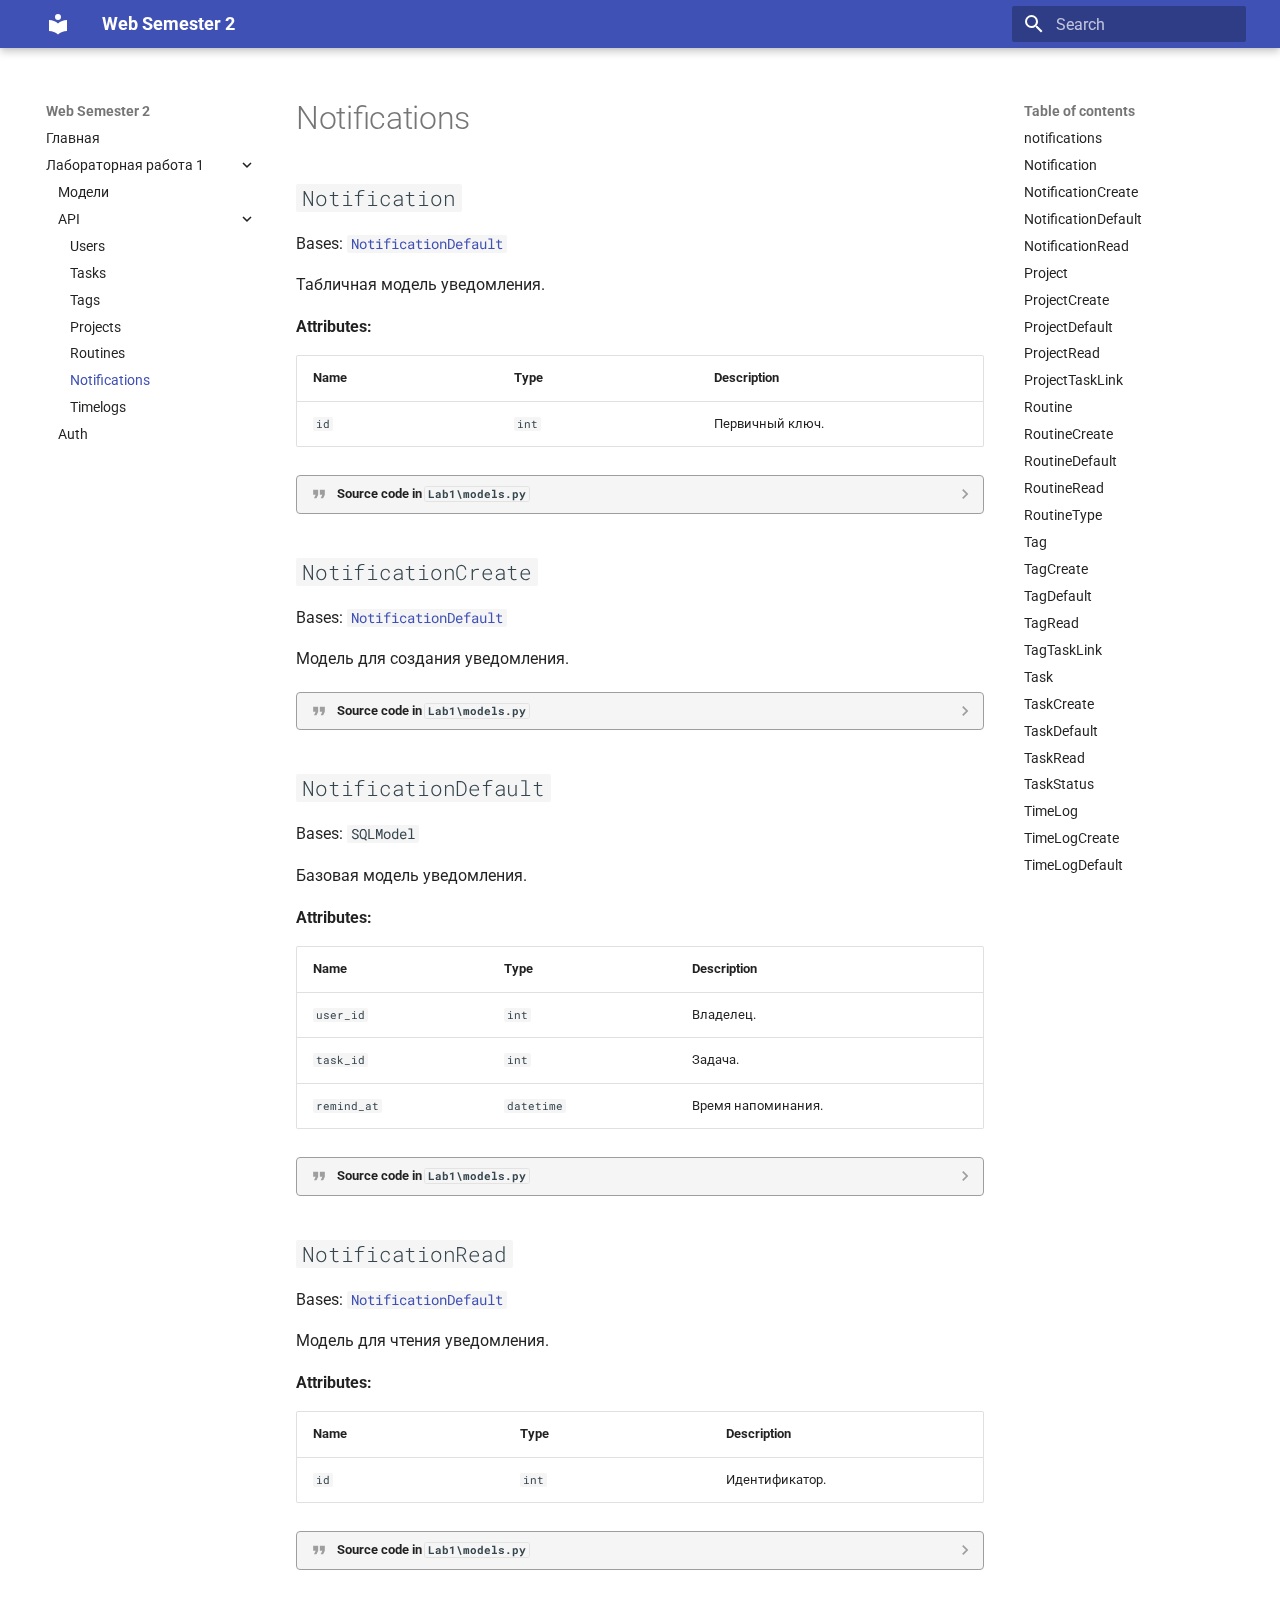
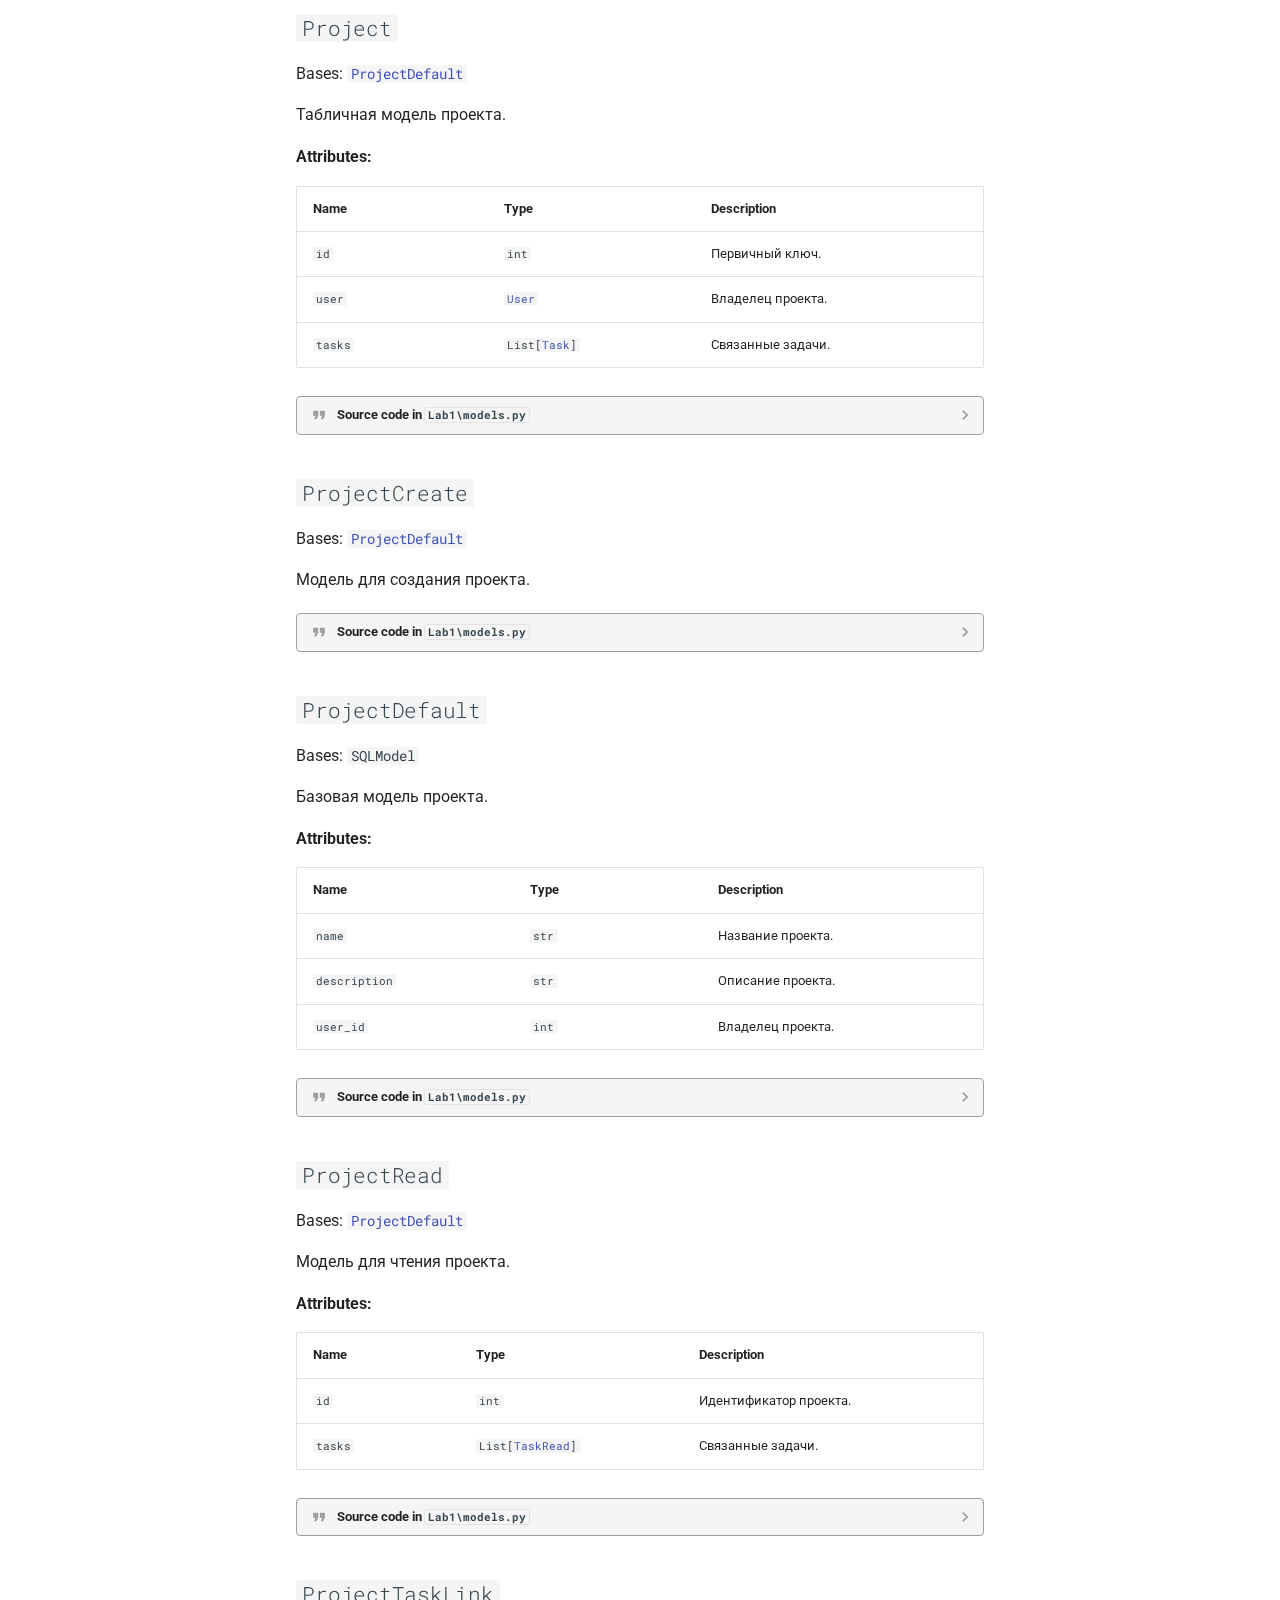
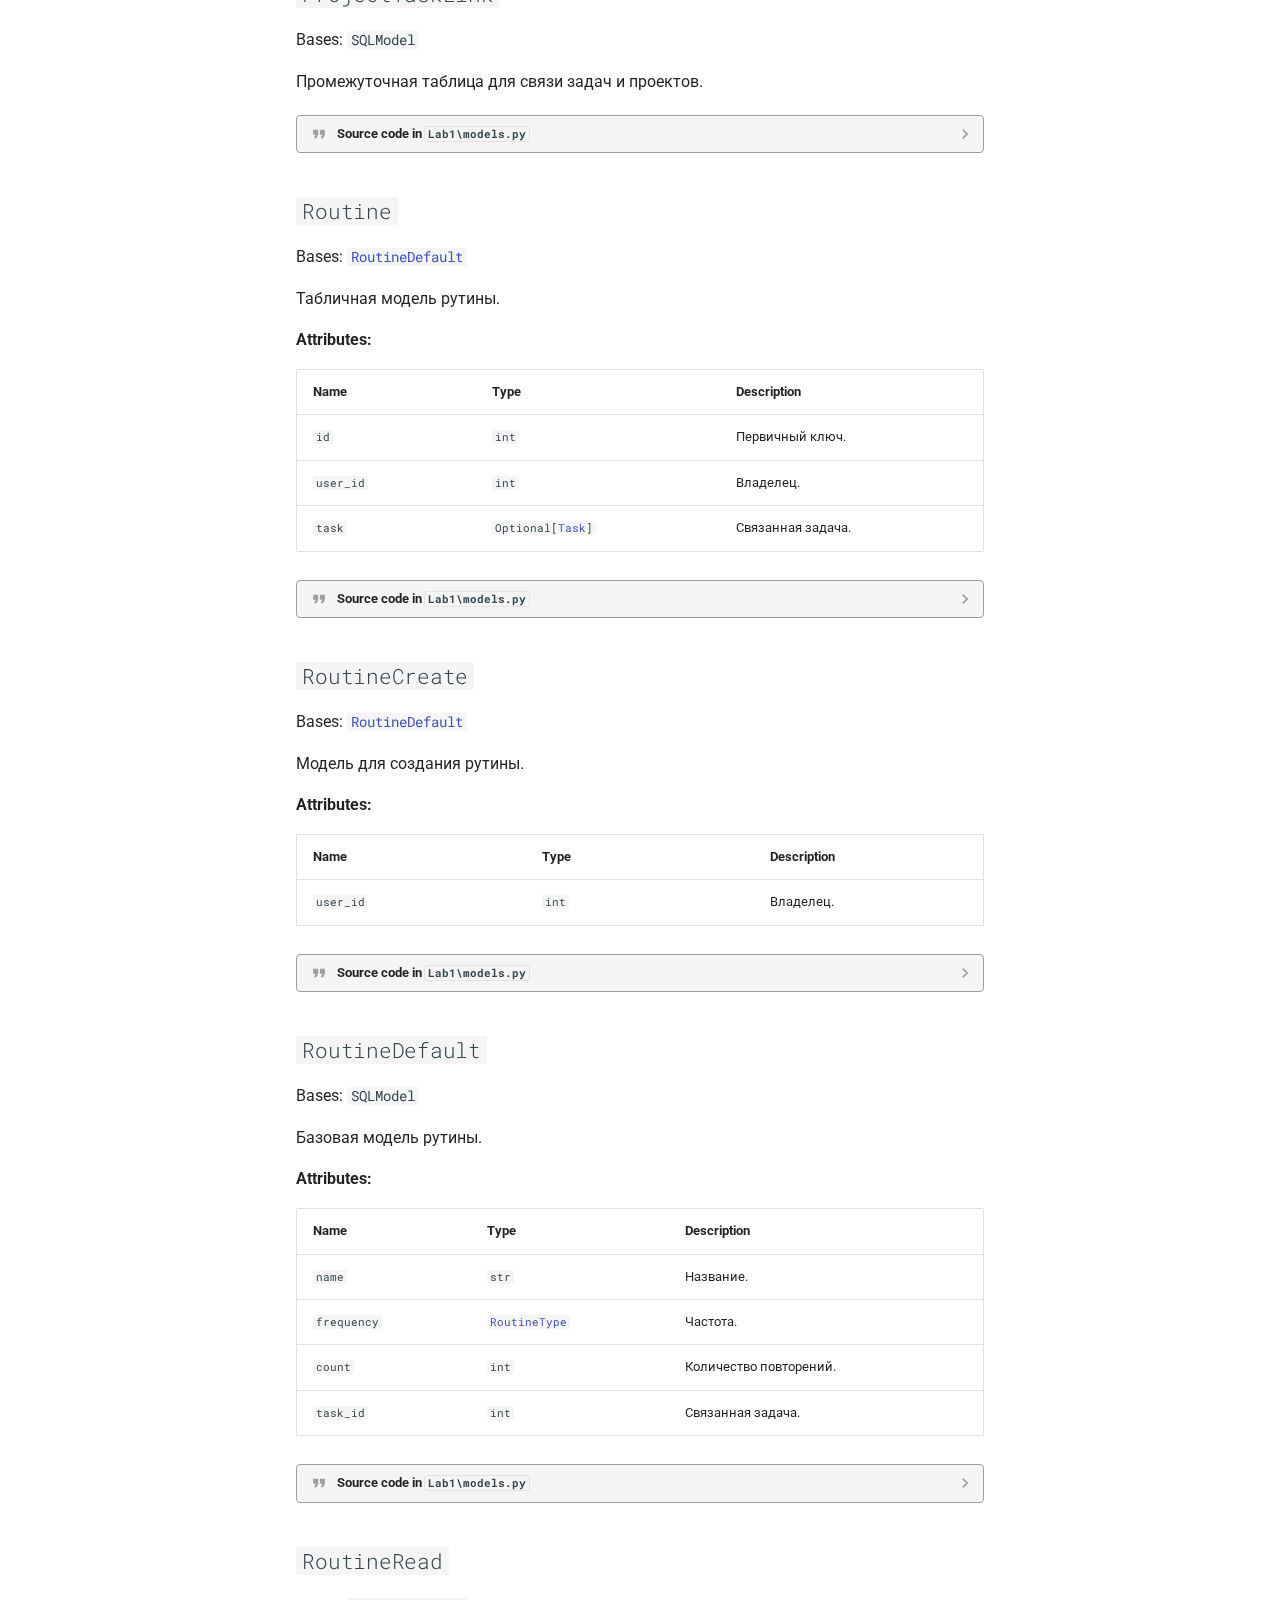
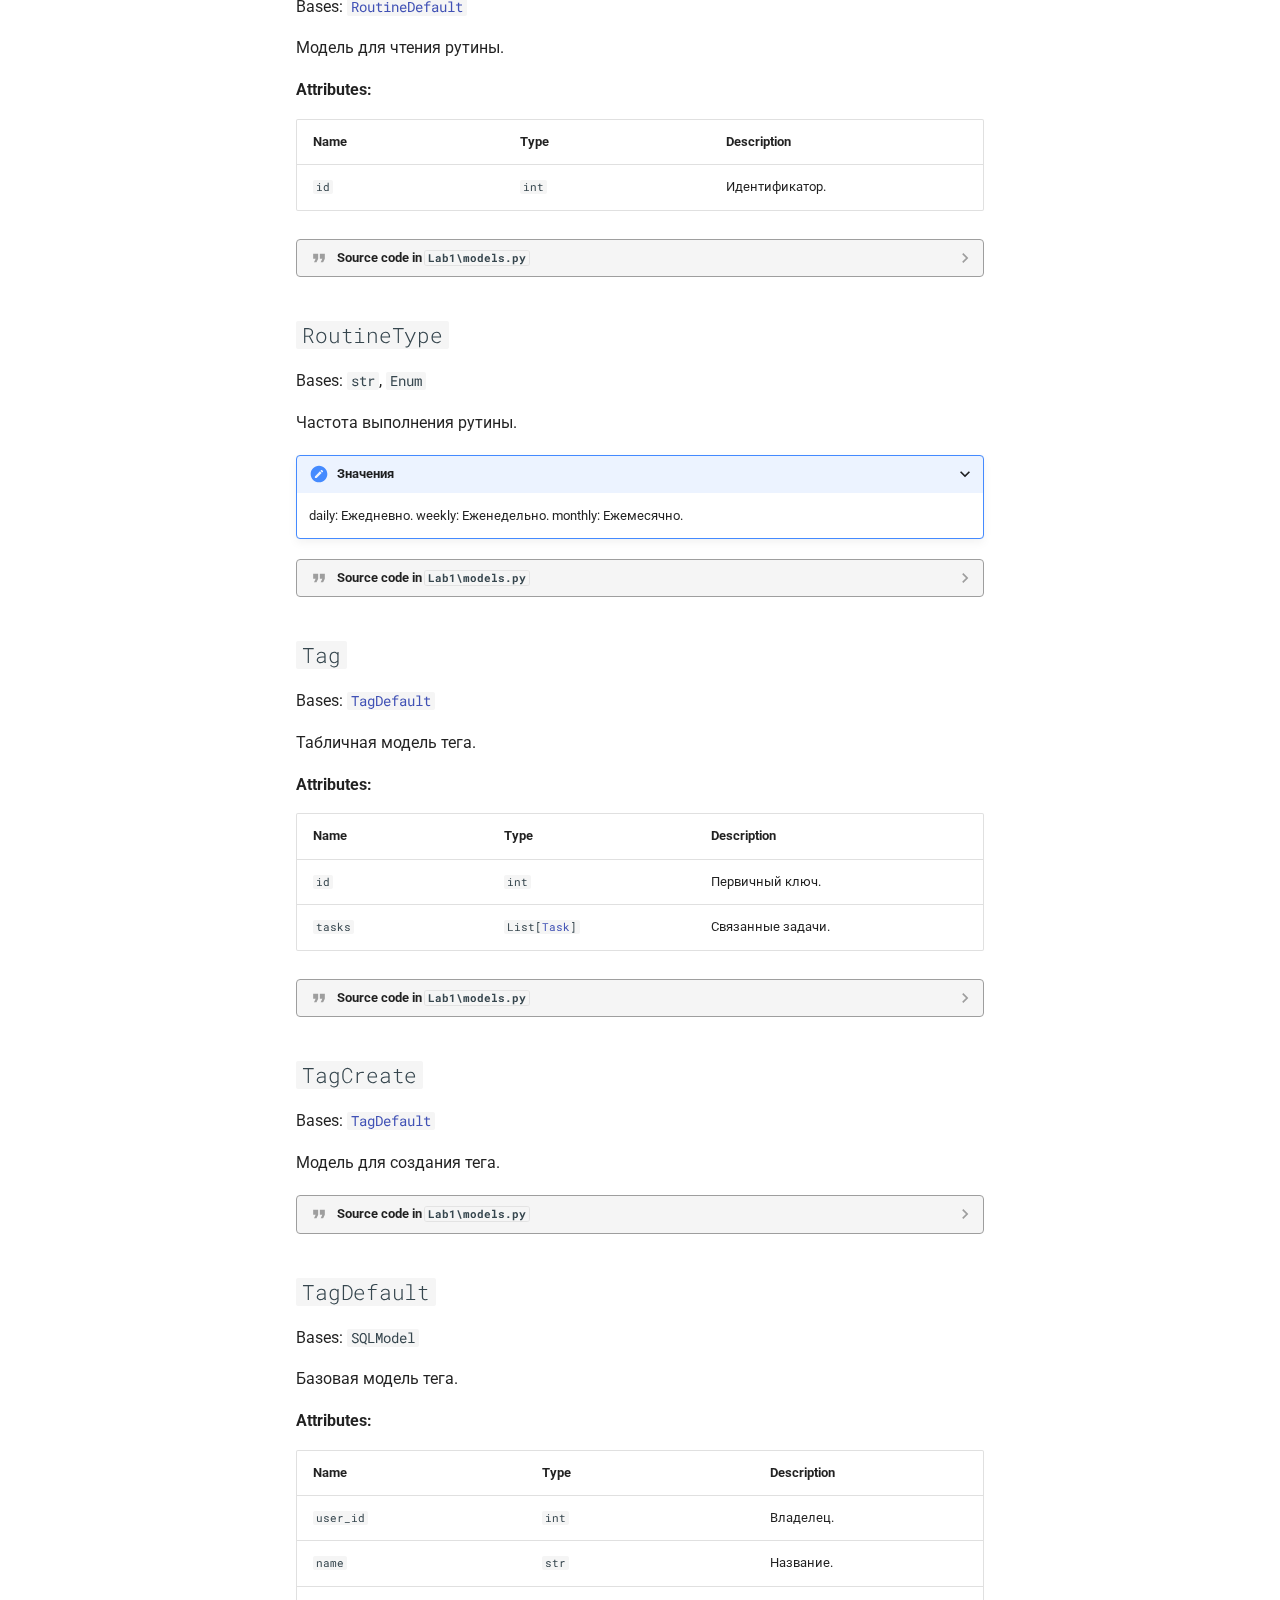
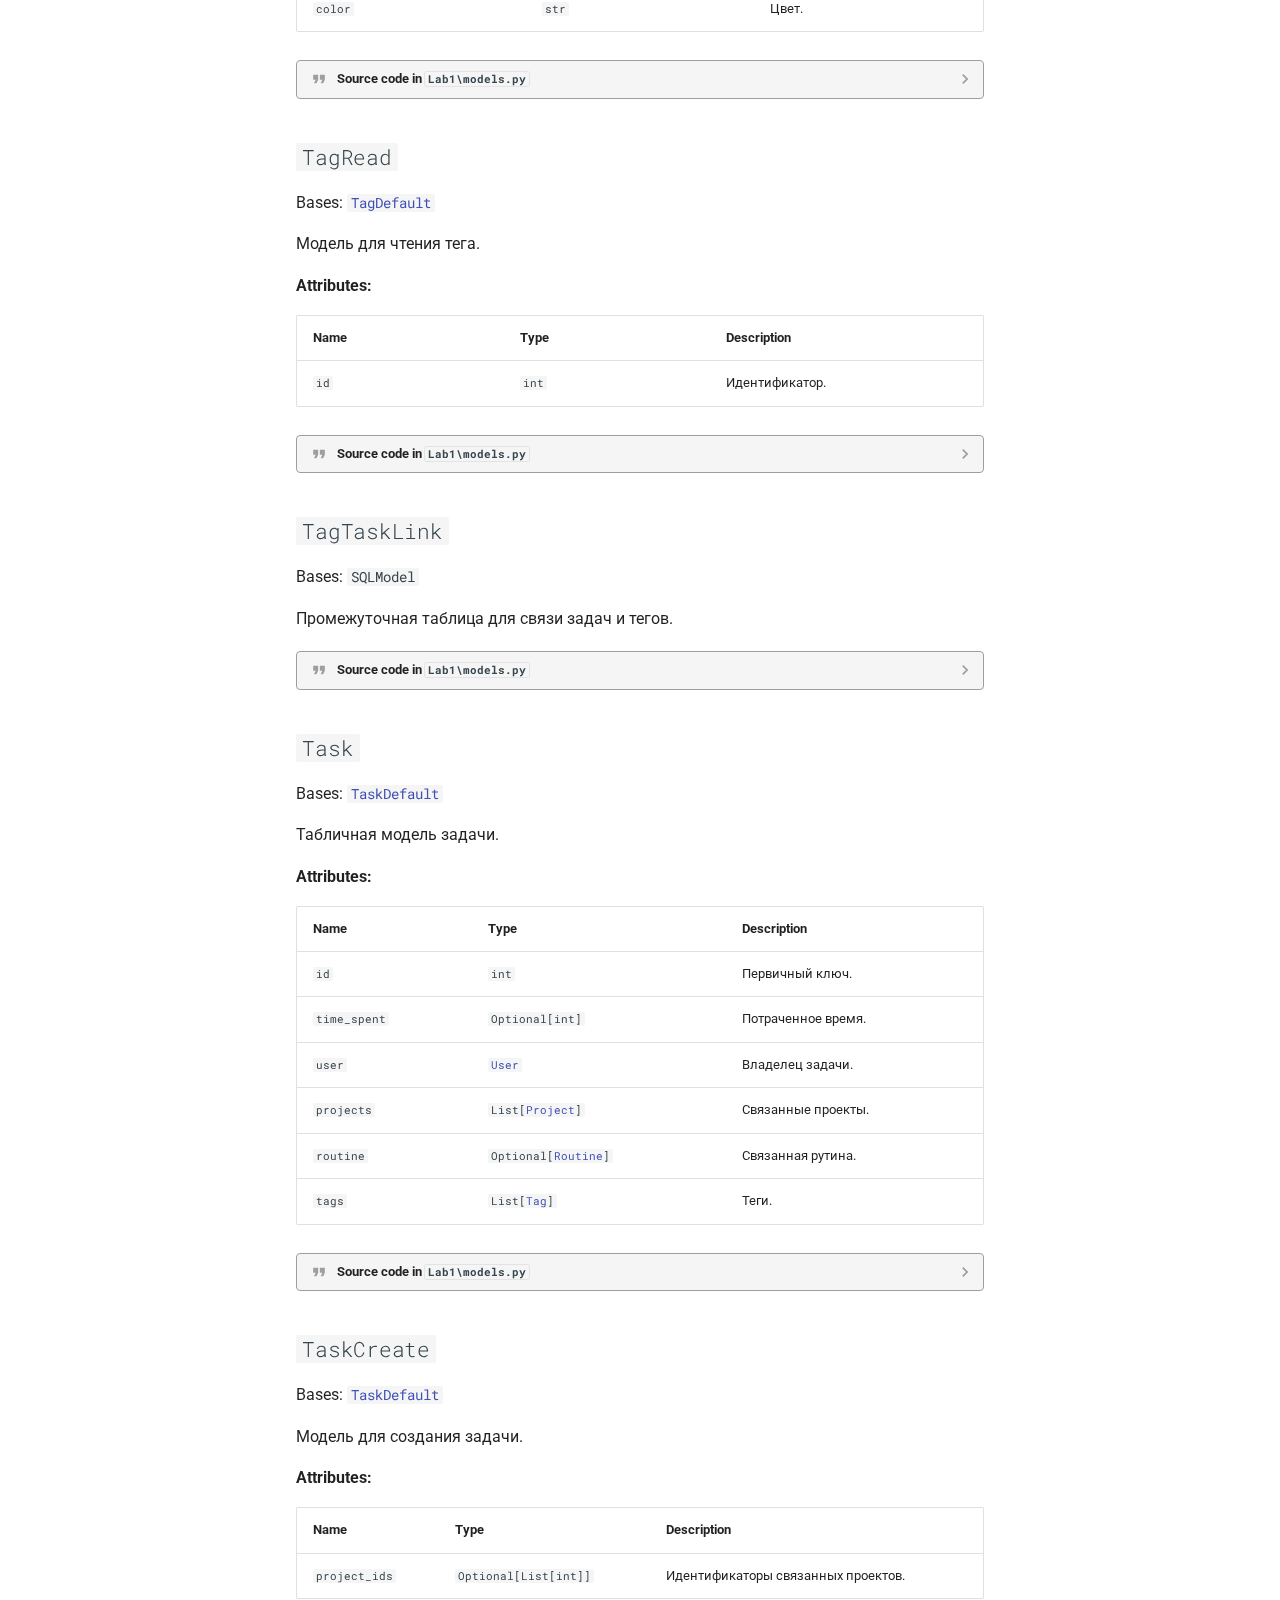
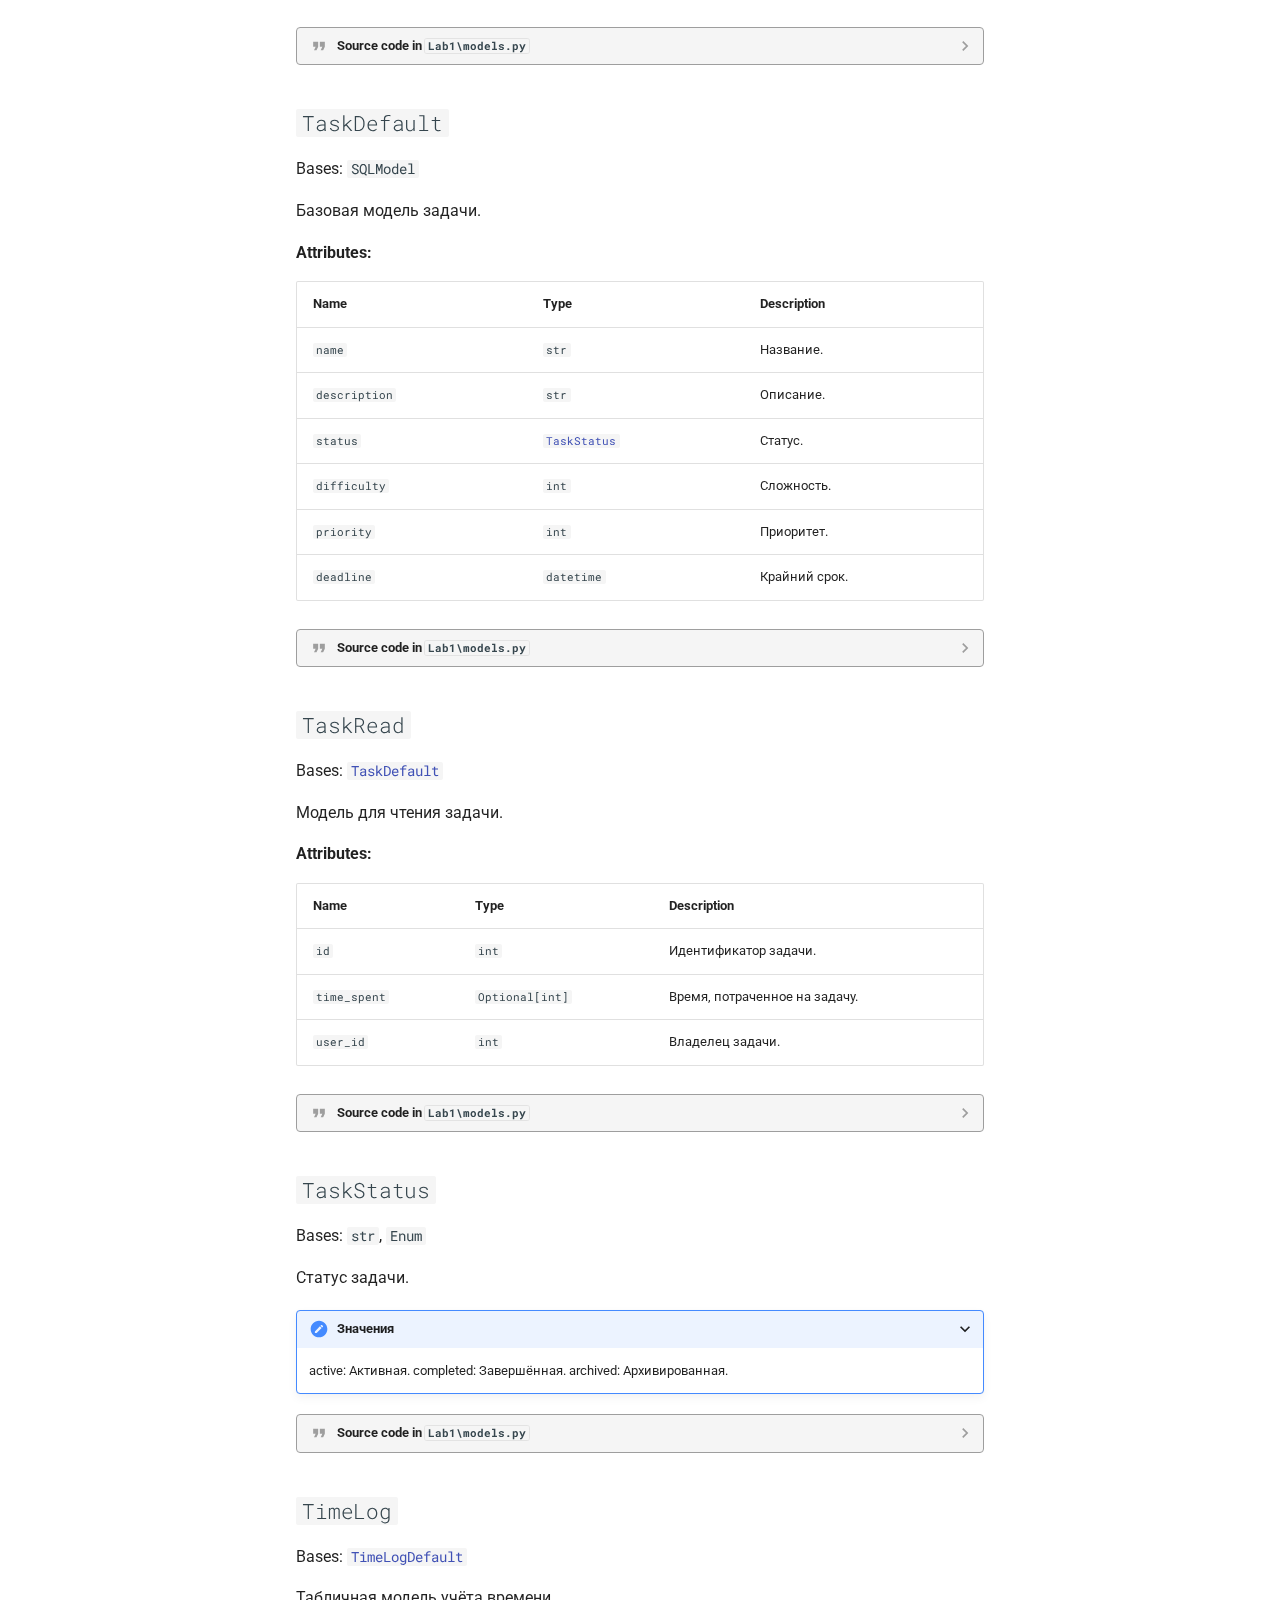
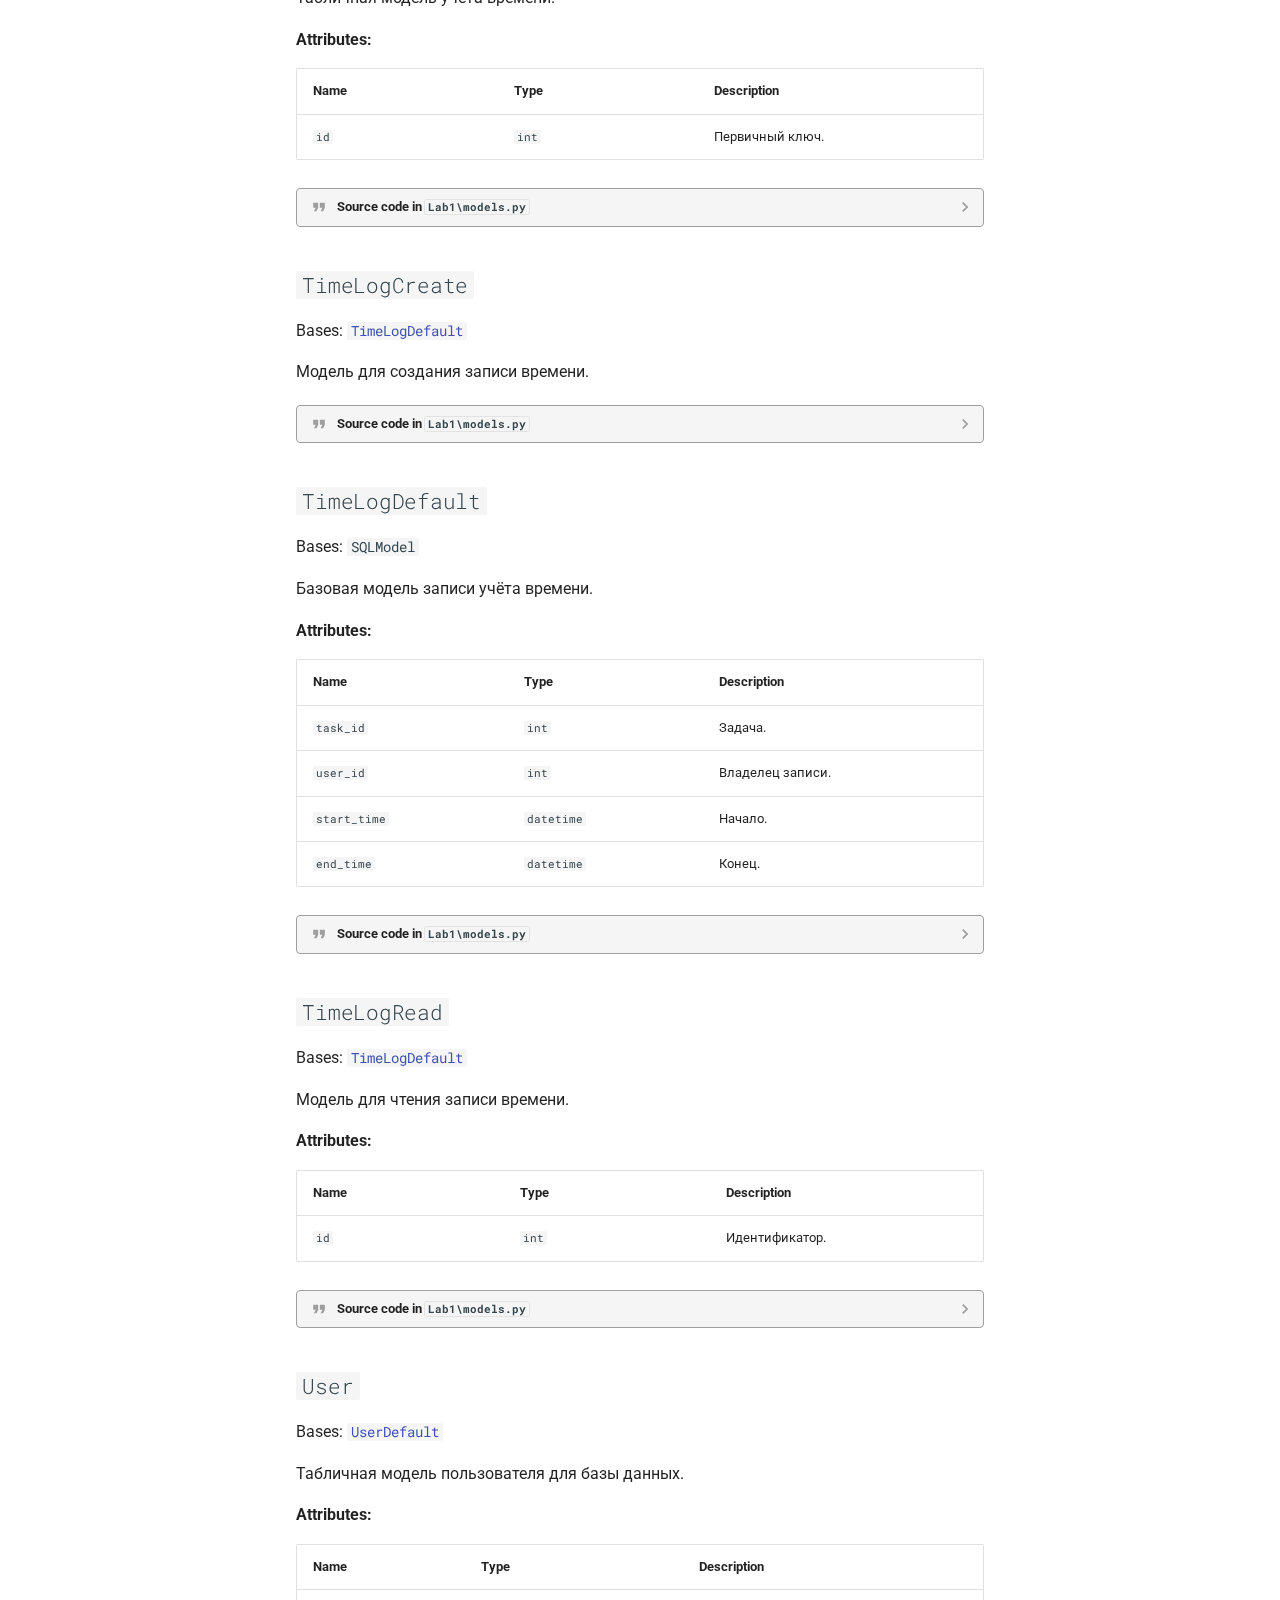
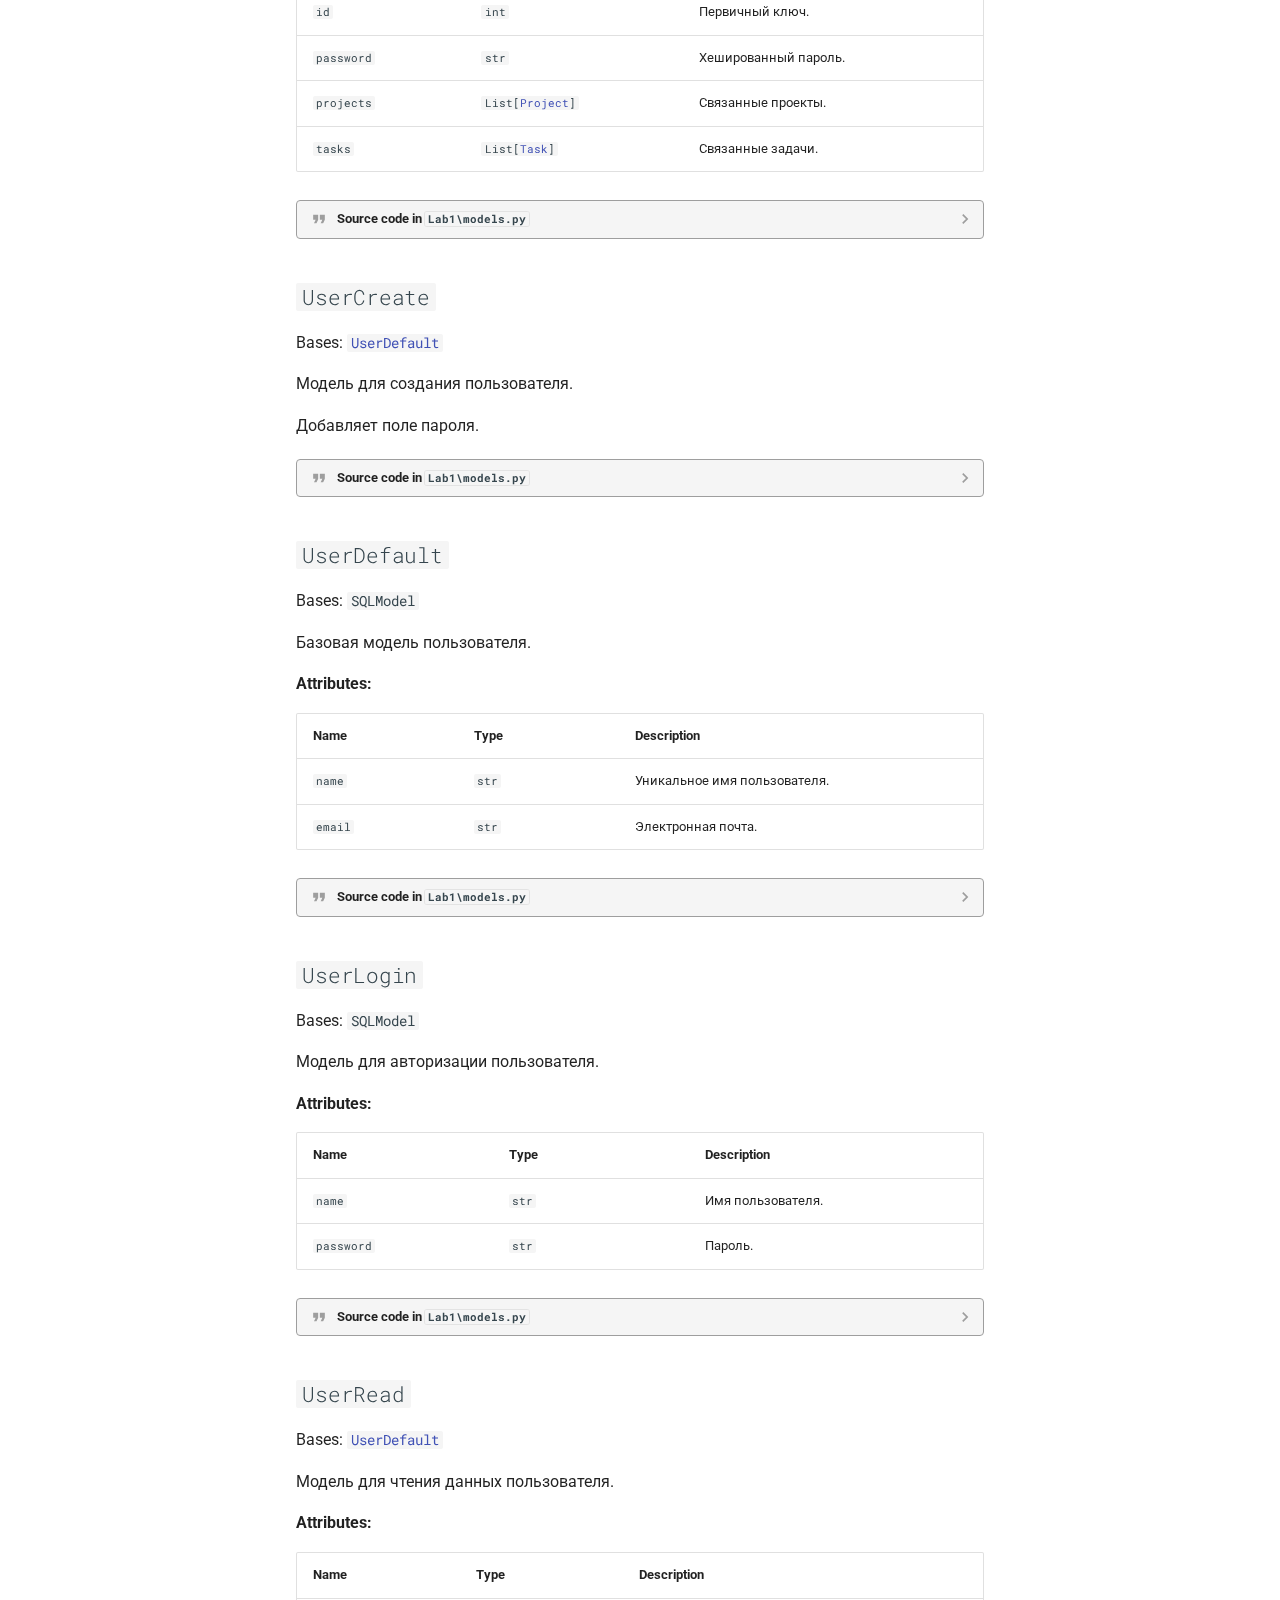
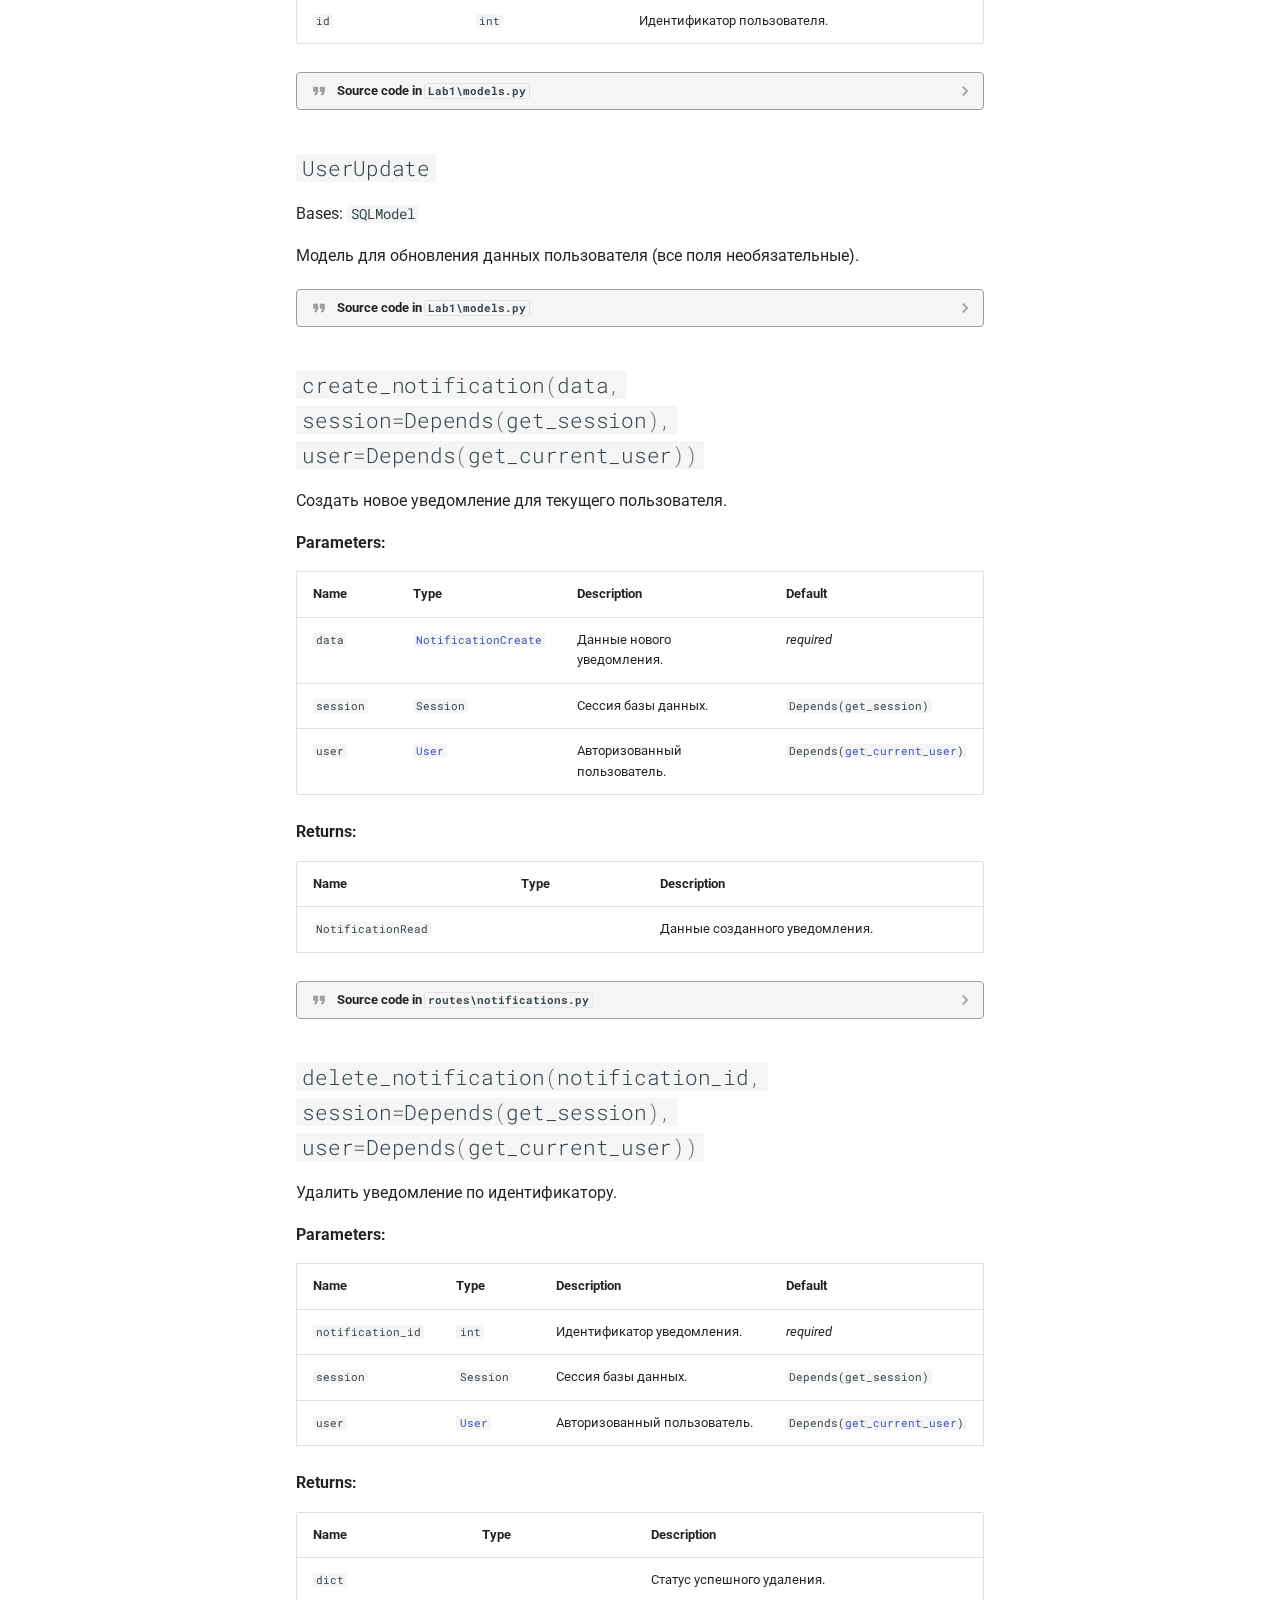
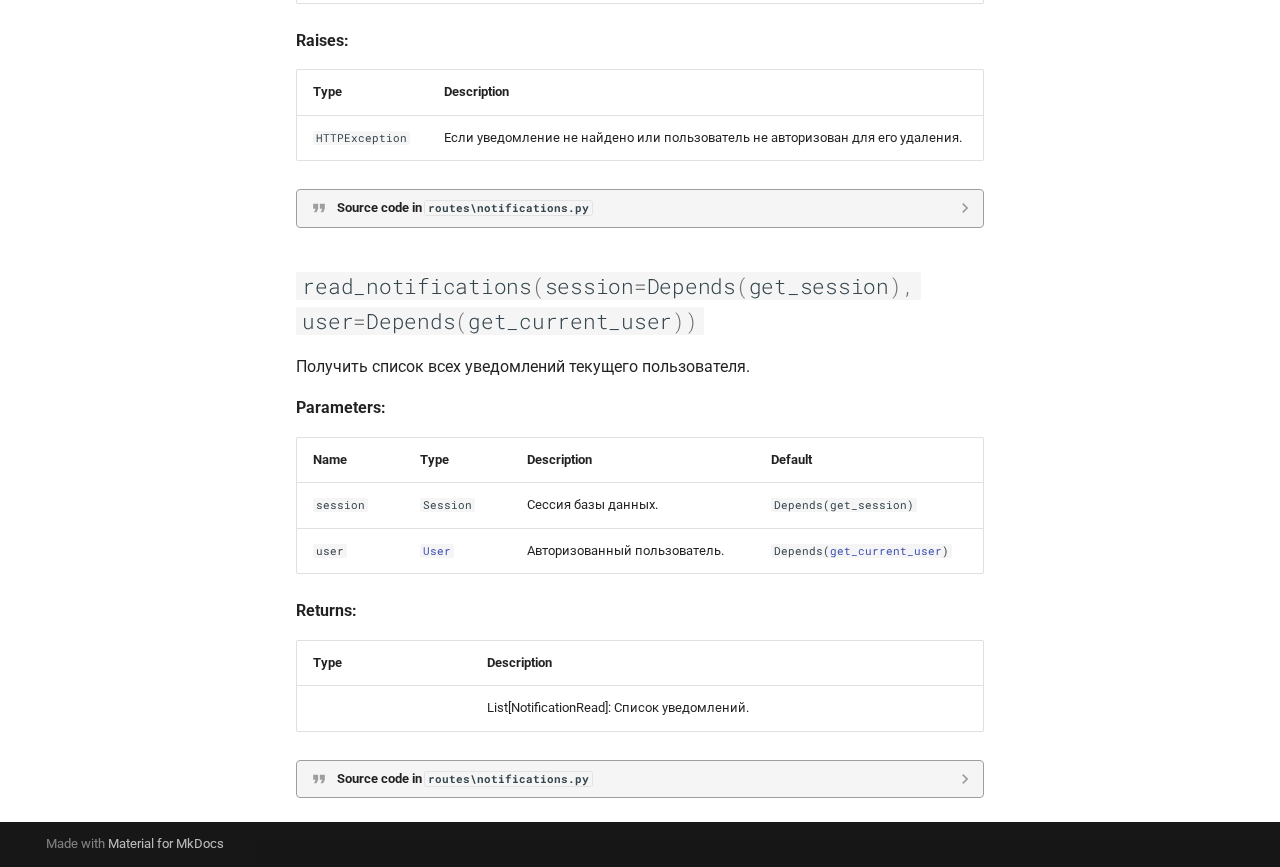
<file: notifications/index.html>
<!doctype html>
<html lang="en" class="no-js">
  <head>
    
      <meta charset="utf-8">
      <meta name="viewport" content="width=device-width,initial-scale=1">
      
      
      
      
        <link rel="prev" href="../routines/">
      
      
        <link rel="next" href="../timelogs/">
      
      
      <link rel="icon" href="../assets/images/favicon.png">
      <meta name="generator" content="mkdocs-1.6.1, mkdocs-material-9.6.12">
    
    
      
        <title>Notifications - Web Semester 2</title>
      
    
    
      <link rel="stylesheet" href="../assets/stylesheets/main.2afb09e1.min.css">
      
      


    
    
      
    
    
      
        
        
        <link rel="preconnect" href="https://fonts.gstatic.com" crossorigin>
        <link rel="stylesheet" href="https://fonts.googleapis.com/css?family=Roboto:300,300i,400,400i,700,700i%7CRoboto+Mono:400,400i,700,700i&display=fallback">
        <style>:root{--md-text-font:"Roboto";--md-code-font:"Roboto Mono"}</style>
      
    
    
      <link rel="stylesheet" href="../assets/_mkdocstrings.css">
    
      <link rel="stylesheet" href="../stylesheets/extra.css">
    
    <script>__md_scope=new URL("..",location),__md_hash=e=>[...e].reduce(((e,_)=>(e<<5)-e+_.charCodeAt(0)),0),__md_get=(e,_=localStorage,t=__md_scope)=>JSON.parse(_.getItem(t.pathname+"."+e)),__md_set=(e,_,t=localStorage,a=__md_scope)=>{try{t.setItem(a.pathname+"."+e,JSON.stringify(_))}catch(e){}}</script>
    
      

    
    
    
  </head>
  
  
    <body dir="ltr">
  
    
    <input class="md-toggle" data-md-toggle="drawer" type="checkbox" id="__drawer" autocomplete="off">
    <input class="md-toggle" data-md-toggle="search" type="checkbox" id="__search" autocomplete="off">
    <label class="md-overlay" for="__drawer"></label>
    <div data-md-component="skip">
      
        
        <a href="#routes.notifications" class="md-skip">
          Skip to content
        </a>
      
    </div>
    <div data-md-component="announce">
      
    </div>
    
    
      

  

<header class="md-header md-header--shadow" data-md-component="header">
  <nav class="md-header__inner md-grid" aria-label="Header">
    <a href=".." title="Web Semester 2" class="md-header__button md-logo" aria-label="Web Semester 2" data-md-component="logo">
      
  
  <svg xmlns="http://www.w3.org/2000/svg" viewBox="0 0 24 24"><path d="M12 8a3 3 0 0 0 3-3 3 3 0 0 0-3-3 3 3 0 0 0-3 3 3 3 0 0 0 3 3m0 3.54C9.64 9.35 6.5 8 3 8v11c3.5 0 6.64 1.35 9 3.54 2.36-2.19 5.5-3.54 9-3.54V8c-3.5 0-6.64 1.35-9 3.54"/></svg>

    </a>
    <label class="md-header__button md-icon" for="__drawer">
      
      <svg xmlns="http://www.w3.org/2000/svg" viewBox="0 0 24 24"><path d="M3 6h18v2H3zm0 5h18v2H3zm0 5h18v2H3z"/></svg>
    </label>
    <div class="md-header__title" data-md-component="header-title">
      <div class="md-header__ellipsis">
        <div class="md-header__topic">
          <span class="md-ellipsis">
            Web Semester 2
          </span>
        </div>
        <div class="md-header__topic" data-md-component="header-topic">
          <span class="md-ellipsis">
            
              Notifications
            
          </span>
        </div>
      </div>
    </div>
    
    
      <script>var palette=__md_get("__palette");if(palette&&palette.color){if("(prefers-color-scheme)"===palette.color.media){var media=matchMedia("(prefers-color-scheme: light)"),input=document.querySelector(media.matches?"[data-md-color-media='(prefers-color-scheme: light)']":"[data-md-color-media='(prefers-color-scheme: dark)']");palette.color.media=input.getAttribute("data-md-color-media"),palette.color.scheme=input.getAttribute("data-md-color-scheme"),palette.color.primary=input.getAttribute("data-md-color-primary"),palette.color.accent=input.getAttribute("data-md-color-accent")}for(var[key,value]of Object.entries(palette.color))document.body.setAttribute("data-md-color-"+key,value)}</script>
    
    
    
      
      
        <label class="md-header__button md-icon" for="__search">
          
          <svg xmlns="http://www.w3.org/2000/svg" viewBox="0 0 24 24"><path d="M9.5 3A6.5 6.5 0 0 1 16 9.5c0 1.61-.59 3.09-1.56 4.23l.27.27h.79l5 5-1.5 1.5-5-5v-.79l-.27-.27A6.52 6.52 0 0 1 9.5 16 6.5 6.5 0 0 1 3 9.5 6.5 6.5 0 0 1 9.5 3m0 2C7 5 5 7 5 9.5S7 14 9.5 14 14 12 14 9.5 12 5 9.5 5"/></svg>
        </label>
        <div class="md-search" data-md-component="search" role="dialog">
  <label class="md-search__overlay" for="__search"></label>
  <div class="md-search__inner" role="search">
    <form class="md-search__form" name="search">
      <input type="text" class="md-search__input" name="query" aria-label="Search" placeholder="Search" autocapitalize="off" autocorrect="off" autocomplete="off" spellcheck="false" data-md-component="search-query" required>
      <label class="md-search__icon md-icon" for="__search">
        
        <svg xmlns="http://www.w3.org/2000/svg" viewBox="0 0 24 24"><path d="M9.5 3A6.5 6.5 0 0 1 16 9.5c0 1.61-.59 3.09-1.56 4.23l.27.27h.79l5 5-1.5 1.5-5-5v-.79l-.27-.27A6.52 6.52 0 0 1 9.5 16 6.5 6.5 0 0 1 3 9.5 6.5 6.5 0 0 1 9.5 3m0 2C7 5 5 7 5 9.5S7 14 9.5 14 14 12 14 9.5 12 5 9.5 5"/></svg>
        
        <svg xmlns="http://www.w3.org/2000/svg" viewBox="0 0 24 24"><path d="M20 11v2H8l5.5 5.5-1.42 1.42L4.16 12l7.92-7.92L13.5 5.5 8 11z"/></svg>
      </label>
      <nav class="md-search__options" aria-label="Search">
        
        <button type="reset" class="md-search__icon md-icon" title="Clear" aria-label="Clear" tabindex="-1">
          
          <svg xmlns="http://www.w3.org/2000/svg" viewBox="0 0 24 24"><path d="M19 6.41 17.59 5 12 10.59 6.41 5 5 6.41 10.59 12 5 17.59 6.41 19 12 13.41 17.59 19 19 17.59 13.41 12z"/></svg>
        </button>
      </nav>
      
    </form>
    <div class="md-search__output">
      <div class="md-search__scrollwrap" tabindex="0" data-md-scrollfix>
        <div class="md-search-result" data-md-component="search-result">
          <div class="md-search-result__meta">
            Initializing search
          </div>
          <ol class="md-search-result__list" role="presentation"></ol>
        </div>
      </div>
    </div>
  </div>
</div>
      
    
    
  </nav>
  
</header>
    
    <div class="md-container" data-md-component="container">
      
      
        
          
        
      
      <main class="md-main" data-md-component="main">
        <div class="md-main__inner md-grid">
          
            
              
              <div class="md-sidebar md-sidebar--primary" data-md-component="sidebar" data-md-type="navigation" >
                <div class="md-sidebar__scrollwrap">
                  <div class="md-sidebar__inner">
                    



<nav class="md-nav md-nav--primary" aria-label="Navigation" data-md-level="0">
  <label class="md-nav__title" for="__drawer">
    <a href=".." title="Web Semester 2" class="md-nav__button md-logo" aria-label="Web Semester 2" data-md-component="logo">
      
  
  <svg xmlns="http://www.w3.org/2000/svg" viewBox="0 0 24 24"><path d="M12 8a3 3 0 0 0 3-3 3 3 0 0 0-3-3 3 3 0 0 0-3 3 3 3 0 0 0 3 3m0 3.54C9.64 9.35 6.5 8 3 8v11c3.5 0 6.64 1.35 9 3.54 2.36-2.19 5.5-3.54 9-3.54V8c-3.5 0-6.64 1.35-9 3.54"/></svg>

    </a>
    Web Semester 2
  </label>
  
  <ul class="md-nav__list" data-md-scrollfix>
    
      
      
  
  
  
  
    <li class="md-nav__item">
      <a href=".." class="md-nav__link">
        
  
  
  <span class="md-ellipsis">
    Главная
    
  </span>
  

      </a>
    </li>
  

    
      
      
  
  
    
  
  
  
    
    
    
    
    
    <li class="md-nav__item md-nav__item--active md-nav__item--nested">
      
        
        
        <input class="md-nav__toggle md-toggle " type="checkbox" id="__nav_2" checked>
        
          
          <label class="md-nav__link" for="__nav_2" id="__nav_2_label" tabindex="0">
            
  
  
  <span class="md-ellipsis">
    Лабораторная работа 1
    
  </span>
  

            <span class="md-nav__icon md-icon"></span>
          </label>
        
        <nav class="md-nav" data-md-level="1" aria-labelledby="__nav_2_label" aria-expanded="true">
          <label class="md-nav__title" for="__nav_2">
            <span class="md-nav__icon md-icon"></span>
            Лабораторная работа 1
          </label>
          <ul class="md-nav__list" data-md-scrollfix>
            
              
                
  
  
  
  
    <li class="md-nav__item">
      <a href="../models/" class="md-nav__link">
        
  
  
  <span class="md-ellipsis">
    Модели
    
  </span>
  

      </a>
    </li>
  

              
            
              
                
  
  
    
  
  
  
    
    
    
    
    
    <li class="md-nav__item md-nav__item--active md-nav__item--nested">
      
        
        
        <input class="md-nav__toggle md-toggle " type="checkbox" id="__nav_2_2" checked>
        
          
          <label class="md-nav__link" for="__nav_2_2" id="__nav_2_2_label" tabindex="0">
            
  
  
  <span class="md-ellipsis">
    API
    
  </span>
  

            <span class="md-nav__icon md-icon"></span>
          </label>
        
        <nav class="md-nav" data-md-level="2" aria-labelledby="__nav_2_2_label" aria-expanded="true">
          <label class="md-nav__title" for="__nav_2_2">
            <span class="md-nav__icon md-icon"></span>
            API
          </label>
          <ul class="md-nav__list" data-md-scrollfix>
            
              
                
  
  
  
  
    <li class="md-nav__item">
      <a href="../users/" class="md-nav__link">
        
  
  
  <span class="md-ellipsis">
    Users
    
  </span>
  

      </a>
    </li>
  

              
            
              
                
  
  
  
  
    <li class="md-nav__item">
      <a href="../tasks/" class="md-nav__link">
        
  
  
  <span class="md-ellipsis">
    Tasks
    
  </span>
  

      </a>
    </li>
  

              
            
              
                
  
  
  
  
    <li class="md-nav__item">
      <a href="../tags/" class="md-nav__link">
        
  
  
  <span class="md-ellipsis">
    Tags
    
  </span>
  

      </a>
    </li>
  

              
            
              
                
  
  
  
  
    <li class="md-nav__item">
      <a href="../projects/" class="md-nav__link">
        
  
  
  <span class="md-ellipsis">
    Projects
    
  </span>
  

      </a>
    </li>
  

              
            
              
                
  
  
  
  
    <li class="md-nav__item">
      <a href="../routines/" class="md-nav__link">
        
  
  
  <span class="md-ellipsis">
    Routines
    
  </span>
  

      </a>
    </li>
  

              
            
              
                
  
  
    
  
  
  
    <li class="md-nav__item md-nav__item--active">
      
      <input class="md-nav__toggle md-toggle" type="checkbox" id="__toc">
      
      
      
        <label class="md-nav__link md-nav__link--active" for="__toc">
          
  
  
  <span class="md-ellipsis">
    Notifications
    
  </span>
  

          <span class="md-nav__icon md-icon"></span>
        </label>
      
      <a href="./" class="md-nav__link md-nav__link--active">
        
  
  
  <span class="md-ellipsis">
    Notifications
    
  </span>
  

      </a>
      
        

<nav class="md-nav md-nav--secondary" aria-label="Table of contents">
  
  
  
  
    <label class="md-nav__title" for="__toc">
      <span class="md-nav__icon md-icon"></span>
      Table of contents
    </label>
    <ul class="md-nav__list" data-md-component="toc" data-md-scrollfix>
      
        <li class="md-nav__item">
  <a href="#routes.notifications" class="md-nav__link">
    <span class="md-ellipsis">
      notifications
    </span>
  </a>
  
</li>
      
        <li class="md-nav__item">
  <a href="#routes.notifications.Notification" class="md-nav__link">
    <span class="md-ellipsis">
      Notification
    </span>
  </a>
  
</li>
      
        <li class="md-nav__item">
  <a href="#routes.notifications.NotificationCreate" class="md-nav__link">
    <span class="md-ellipsis">
      NotificationCreate
    </span>
  </a>
  
</li>
      
        <li class="md-nav__item">
  <a href="#routes.notifications.NotificationDefault" class="md-nav__link">
    <span class="md-ellipsis">
      NotificationDefault
    </span>
  </a>
  
</li>
      
        <li class="md-nav__item">
  <a href="#routes.notifications.NotificationRead" class="md-nav__link">
    <span class="md-ellipsis">
      NotificationRead
    </span>
  </a>
  
</li>
      
        <li class="md-nav__item">
  <a href="#routes.notifications.Project" class="md-nav__link">
    <span class="md-ellipsis">
      Project
    </span>
  </a>
  
</li>
      
        <li class="md-nav__item">
  <a href="#routes.notifications.ProjectCreate" class="md-nav__link">
    <span class="md-ellipsis">
      ProjectCreate
    </span>
  </a>
  
</li>
      
        <li class="md-nav__item">
  <a href="#routes.notifications.ProjectDefault" class="md-nav__link">
    <span class="md-ellipsis">
      ProjectDefault
    </span>
  </a>
  
</li>
      
        <li class="md-nav__item">
  <a href="#routes.notifications.ProjectRead" class="md-nav__link">
    <span class="md-ellipsis">
      ProjectRead
    </span>
  </a>
  
</li>
      
        <li class="md-nav__item">
  <a href="#routes.notifications.ProjectTaskLink" class="md-nav__link">
    <span class="md-ellipsis">
      ProjectTaskLink
    </span>
  </a>
  
</li>
      
        <li class="md-nav__item">
  <a href="#routes.notifications.Routine" class="md-nav__link">
    <span class="md-ellipsis">
      Routine
    </span>
  </a>
  
</li>
      
        <li class="md-nav__item">
  <a href="#routes.notifications.RoutineCreate" class="md-nav__link">
    <span class="md-ellipsis">
      RoutineCreate
    </span>
  </a>
  
</li>
      
        <li class="md-nav__item">
  <a href="#routes.notifications.RoutineDefault" class="md-nav__link">
    <span class="md-ellipsis">
      RoutineDefault
    </span>
  </a>
  
</li>
      
        <li class="md-nav__item">
  <a href="#routes.notifications.RoutineRead" class="md-nav__link">
    <span class="md-ellipsis">
      RoutineRead
    </span>
  </a>
  
</li>
      
        <li class="md-nav__item">
  <a href="#routes.notifications.RoutineType" class="md-nav__link">
    <span class="md-ellipsis">
      RoutineType
    </span>
  </a>
  
</li>
      
        <li class="md-nav__item">
  <a href="#routes.notifications.Tag" class="md-nav__link">
    <span class="md-ellipsis">
      Tag
    </span>
  </a>
  
</li>
      
        <li class="md-nav__item">
  <a href="#routes.notifications.TagCreate" class="md-nav__link">
    <span class="md-ellipsis">
      TagCreate
    </span>
  </a>
  
</li>
      
        <li class="md-nav__item">
  <a href="#routes.notifications.TagDefault" class="md-nav__link">
    <span class="md-ellipsis">
      TagDefault
    </span>
  </a>
  
</li>
      
        <li class="md-nav__item">
  <a href="#routes.notifications.TagRead" class="md-nav__link">
    <span class="md-ellipsis">
      TagRead
    </span>
  </a>
  
</li>
      
        <li class="md-nav__item">
  <a href="#routes.notifications.TagTaskLink" class="md-nav__link">
    <span class="md-ellipsis">
      TagTaskLink
    </span>
  </a>
  
</li>
      
        <li class="md-nav__item">
  <a href="#routes.notifications.Task" class="md-nav__link">
    <span class="md-ellipsis">
      Task
    </span>
  </a>
  
</li>
      
        <li class="md-nav__item">
  <a href="#routes.notifications.TaskCreate" class="md-nav__link">
    <span class="md-ellipsis">
      TaskCreate
    </span>
  </a>
  
</li>
      
        <li class="md-nav__item">
  <a href="#routes.notifications.TaskDefault" class="md-nav__link">
    <span class="md-ellipsis">
      TaskDefault
    </span>
  </a>
  
</li>
      
        <li class="md-nav__item">
  <a href="#routes.notifications.TaskRead" class="md-nav__link">
    <span class="md-ellipsis">
      TaskRead
    </span>
  </a>
  
</li>
      
        <li class="md-nav__item">
  <a href="#routes.notifications.TaskStatus" class="md-nav__link">
    <span class="md-ellipsis">
      TaskStatus
    </span>
  </a>
  
</li>
      
        <li class="md-nav__item">
  <a href="#routes.notifications.TimeLog" class="md-nav__link">
    <span class="md-ellipsis">
      TimeLog
    </span>
  </a>
  
</li>
      
        <li class="md-nav__item">
  <a href="#routes.notifications.TimeLogCreate" class="md-nav__link">
    <span class="md-ellipsis">
      TimeLogCreate
    </span>
  </a>
  
</li>
      
        <li class="md-nav__item">
  <a href="#routes.notifications.TimeLogDefault" class="md-nav__link">
    <span class="md-ellipsis">
      TimeLogDefault
    </span>
  </a>
  
</li>
      
        <li class="md-nav__item">
  <a href="#routes.notifications.TimeLogRead" class="md-nav__link">
    <span class="md-ellipsis">
      TimeLogRead
    </span>
  </a>
  
</li>
      
        <li class="md-nav__item">
  <a href="#routes.notifications.User" class="md-nav__link">
    <span class="md-ellipsis">
      User
    </span>
  </a>
  
</li>
      
        <li class="md-nav__item">
  <a href="#routes.notifications.UserCreate" class="md-nav__link">
    <span class="md-ellipsis">
      UserCreate
    </span>
  </a>
  
</li>
      
        <li class="md-nav__item">
  <a href="#routes.notifications.UserDefault" class="md-nav__link">
    <span class="md-ellipsis">
      UserDefault
    </span>
  </a>
  
</li>
      
        <li class="md-nav__item">
  <a href="#routes.notifications.UserLogin" class="md-nav__link">
    <span class="md-ellipsis">
      UserLogin
    </span>
  </a>
  
</li>
      
        <li class="md-nav__item">
  <a href="#routes.notifications.UserRead" class="md-nav__link">
    <span class="md-ellipsis">
      UserRead
    </span>
  </a>
  
</li>
      
        <li class="md-nav__item">
  <a href="#routes.notifications.UserUpdate" class="md-nav__link">
    <span class="md-ellipsis">
      UserUpdate
    </span>
  </a>
  
</li>
      
        <li class="md-nav__item">
  <a href="#routes.notifications.create_notification" class="md-nav__link">
    <span class="md-ellipsis">
      create_notification
    </span>
  </a>
  
</li>
      
        <li class="md-nav__item">
  <a href="#routes.notifications.delete_notification" class="md-nav__link">
    <span class="md-ellipsis">
      delete_notification
    </span>
  </a>
  
</li>
      
        <li class="md-nav__item">
  <a href="#routes.notifications.read_notifications" class="md-nav__link">
    <span class="md-ellipsis">
      read_notifications
    </span>
  </a>
  
</li>
      
    </ul>
  
</nav>
      
    </li>
  

              
            
              
                
  
  
  
  
    <li class="md-nav__item">
      <a href="../timelogs/" class="md-nav__link">
        
  
  
  <span class="md-ellipsis">
    Timelogs
    
  </span>
  

      </a>
    </li>
  

              
            
          </ul>
        </nav>
      
    </li>
  

              
            
              
                
  
  
  
  
    <li class="md-nav__item">
      <a href="../auth/" class="md-nav__link">
        
  
  
  <span class="md-ellipsis">
    Auth
    
  </span>
  

      </a>
    </li>
  

              
            
          </ul>
        </nav>
      
    </li>
  

    
  </ul>
</nav>
                  </div>
                </div>
              </div>
            
            
              
              <div class="md-sidebar md-sidebar--secondary" data-md-component="sidebar" data-md-type="toc" >
                <div class="md-sidebar__scrollwrap">
                  <div class="md-sidebar__inner">
                    

<nav class="md-nav md-nav--secondary" aria-label="Table of contents">
  
  
  
  
    <label class="md-nav__title" for="__toc">
      <span class="md-nav__icon md-icon"></span>
      Table of contents
    </label>
    <ul class="md-nav__list" data-md-component="toc" data-md-scrollfix>
      
        <li class="md-nav__item">
  <a href="#routes.notifications" class="md-nav__link">
    <span class="md-ellipsis">
      notifications
    </span>
  </a>
  
</li>
      
        <li class="md-nav__item">
  <a href="#routes.notifications.Notification" class="md-nav__link">
    <span class="md-ellipsis">
      Notification
    </span>
  </a>
  
</li>
      
        <li class="md-nav__item">
  <a href="#routes.notifications.NotificationCreate" class="md-nav__link">
    <span class="md-ellipsis">
      NotificationCreate
    </span>
  </a>
  
</li>
      
        <li class="md-nav__item">
  <a href="#routes.notifications.NotificationDefault" class="md-nav__link">
    <span class="md-ellipsis">
      NotificationDefault
    </span>
  </a>
  
</li>
      
        <li class="md-nav__item">
  <a href="#routes.notifications.NotificationRead" class="md-nav__link">
    <span class="md-ellipsis">
      NotificationRead
    </span>
  </a>
  
</li>
      
        <li class="md-nav__item">
  <a href="#routes.notifications.Project" class="md-nav__link">
    <span class="md-ellipsis">
      Project
    </span>
  </a>
  
</li>
      
        <li class="md-nav__item">
  <a href="#routes.notifications.ProjectCreate" class="md-nav__link">
    <span class="md-ellipsis">
      ProjectCreate
    </span>
  </a>
  
</li>
      
        <li class="md-nav__item">
  <a href="#routes.notifications.ProjectDefault" class="md-nav__link">
    <span class="md-ellipsis">
      ProjectDefault
    </span>
  </a>
  
</li>
      
        <li class="md-nav__item">
  <a href="#routes.notifications.ProjectRead" class="md-nav__link">
    <span class="md-ellipsis">
      ProjectRead
    </span>
  </a>
  
</li>
      
        <li class="md-nav__item">
  <a href="#routes.notifications.ProjectTaskLink" class="md-nav__link">
    <span class="md-ellipsis">
      ProjectTaskLink
    </span>
  </a>
  
</li>
      
        <li class="md-nav__item">
  <a href="#routes.notifications.Routine" class="md-nav__link">
    <span class="md-ellipsis">
      Routine
    </span>
  </a>
  
</li>
      
        <li class="md-nav__item">
  <a href="#routes.notifications.RoutineCreate" class="md-nav__link">
    <span class="md-ellipsis">
      RoutineCreate
    </span>
  </a>
  
</li>
      
        <li class="md-nav__item">
  <a href="#routes.notifications.RoutineDefault" class="md-nav__link">
    <span class="md-ellipsis">
      RoutineDefault
    </span>
  </a>
  
</li>
      
        <li class="md-nav__item">
  <a href="#routes.notifications.RoutineRead" class="md-nav__link">
    <span class="md-ellipsis">
      RoutineRead
    </span>
  </a>
  
</li>
      
        <li class="md-nav__item">
  <a href="#routes.notifications.RoutineType" class="md-nav__link">
    <span class="md-ellipsis">
      RoutineType
    </span>
  </a>
  
</li>
      
        <li class="md-nav__item">
  <a href="#routes.notifications.Tag" class="md-nav__link">
    <span class="md-ellipsis">
      Tag
    </span>
  </a>
  
</li>
      
        <li class="md-nav__item">
  <a href="#routes.notifications.TagCreate" class="md-nav__link">
    <span class="md-ellipsis">
      TagCreate
    </span>
  </a>
  
</li>
      
        <li class="md-nav__item">
  <a href="#routes.notifications.TagDefault" class="md-nav__link">
    <span class="md-ellipsis">
      TagDefault
    </span>
  </a>
  
</li>
      
        <li class="md-nav__item">
  <a href="#routes.notifications.TagRead" class="md-nav__link">
    <span class="md-ellipsis">
      TagRead
    </span>
  </a>
  
</li>
      
        <li class="md-nav__item">
  <a href="#routes.notifications.TagTaskLink" class="md-nav__link">
    <span class="md-ellipsis">
      TagTaskLink
    </span>
  </a>
  
</li>
      
        <li class="md-nav__item">
  <a href="#routes.notifications.Task" class="md-nav__link">
    <span class="md-ellipsis">
      Task
    </span>
  </a>
  
</li>
      
        <li class="md-nav__item">
  <a href="#routes.notifications.TaskCreate" class="md-nav__link">
    <span class="md-ellipsis">
      TaskCreate
    </span>
  </a>
  
</li>
      
        <li class="md-nav__item">
  <a href="#routes.notifications.TaskDefault" class="md-nav__link">
    <span class="md-ellipsis">
      TaskDefault
    </span>
  </a>
  
</li>
      
        <li class="md-nav__item">
  <a href="#routes.notifications.TaskRead" class="md-nav__link">
    <span class="md-ellipsis">
      TaskRead
    </span>
  </a>
  
</li>
      
        <li class="md-nav__item">
  <a href="#routes.notifications.TaskStatus" class="md-nav__link">
    <span class="md-ellipsis">
      TaskStatus
    </span>
  </a>
  
</li>
      
        <li class="md-nav__item">
  <a href="#routes.notifications.TimeLog" class="md-nav__link">
    <span class="md-ellipsis">
      TimeLog
    </span>
  </a>
  
</li>
      
        <li class="md-nav__item">
  <a href="#routes.notifications.TimeLogCreate" class="md-nav__link">
    <span class="md-ellipsis">
      TimeLogCreate
    </span>
  </a>
  
</li>
      
        <li class="md-nav__item">
  <a href="#routes.notifications.TimeLogDefault" class="md-nav__link">
    <span class="md-ellipsis">
      TimeLogDefault
    </span>
  </a>
  
</li>
      
        <li class="md-nav__item">
  <a href="#routes.notifications.TimeLogRead" class="md-nav__link">
    <span class="md-ellipsis">
      TimeLogRead
    </span>
  </a>
  
</li>
      
        <li class="md-nav__item">
  <a href="#routes.notifications.User" class="md-nav__link">
    <span class="md-ellipsis">
      User
    </span>
  </a>
  
</li>
      
        <li class="md-nav__item">
  <a href="#routes.notifications.UserCreate" class="md-nav__link">
    <span class="md-ellipsis">
      UserCreate
    </span>
  </a>
  
</li>
      
        <li class="md-nav__item">
  <a href="#routes.notifications.UserDefault" class="md-nav__link">
    <span class="md-ellipsis">
      UserDefault
    </span>
  </a>
  
</li>
      
        <li class="md-nav__item">
  <a href="#routes.notifications.UserLogin" class="md-nav__link">
    <span class="md-ellipsis">
      UserLogin
    </span>
  </a>
  
</li>
      
        <li class="md-nav__item">
  <a href="#routes.notifications.UserRead" class="md-nav__link">
    <span class="md-ellipsis">
      UserRead
    </span>
  </a>
  
</li>
      
        <li class="md-nav__item">
  <a href="#routes.notifications.UserUpdate" class="md-nav__link">
    <span class="md-ellipsis">
      UserUpdate
    </span>
  </a>
  
</li>
      
        <li class="md-nav__item">
  <a href="#routes.notifications.create_notification" class="md-nav__link">
    <span class="md-ellipsis">
      create_notification
    </span>
  </a>
  
</li>
      
        <li class="md-nav__item">
  <a href="#routes.notifications.delete_notification" class="md-nav__link">
    <span class="md-ellipsis">
      delete_notification
    </span>
  </a>
  
</li>
      
        <li class="md-nav__item">
  <a href="#routes.notifications.read_notifications" class="md-nav__link">
    <span class="md-ellipsis">
      read_notifications
    </span>
  </a>
  
</li>
      
    </ul>
  
</nav>
                  </div>
                </div>
              </div>
            
          
          
            <div class="md-content" data-md-component="content">
              <article class="md-content__inner md-typeset">
                
                  



  <h1>Notifications</h1>

<div class="doc doc-object doc-module">



<a id="routes.notifications"></a>
    <div class="doc doc-contents first">









  <div class="doc doc-children">








<div class="doc doc-object doc-class">



<h2 id="routes.notifications.Notification" class="doc doc-heading">
            <code>Notification</code>


</h2>


    <div class="doc doc-contents ">
            <p class="doc doc-class-bases">
              Bases: <code><a class="autorefs autorefs-internal" title="NotificationDefault (models.NotificationDefault)" href="../models/#models.NotificationDefault">NotificationDefault</a></code></p>


        <p>Табличная модель уведомления.</p>


<p><span class="doc-section-title">Attributes:</span></p>
    <table>
      <thead>
        <tr>
          <th>Name</th>
          <th>Type</th>
          <th>Description</th>
        </tr>
      </thead>
      <tbody>
          <tr class="doc-section-item">
            <td><code><span title="routes.notifications.Notification.id">id</span></code></td>
            <td>
                  <code><span title="int">int</span></code>
            </td>
            <td>
              <div class="doc-md-description">
                <p>Первичный ключ.</p>
              </div>
            </td>
          </tr>
      </tbody>
    </table>







              <details class="quote">
                <summary>Source code in <code>Lab1\models.py</code></summary>
                <div class="highlight"><table class="highlighttable"><tr><td class="linenos"><div class="linenodiv"><pre><span></span><span class="normal">391</span>
<span class="normal">392</span>
<span class="normal">393</span>
<span class="normal">394</span>
<span class="normal">395</span>
<span class="normal">396</span>
<span class="normal">397</span>
<span class="normal">398</span></pre></div></td><td class="code"><div><pre><span></span><code><span class="k">class</span><span class="w"> </span><span class="nc">Notification</span><span class="p">(</span><span class="n">NotificationDefault</span><span class="p">,</span> <span class="n">table</span><span class="o">=</span><span class="kc">True</span><span class="p">):</span>
<span class="w">    </span><span class="sd">&quot;&quot;&quot;</span>
<span class="sd">    Табличная модель уведомления.</span>

<span class="sd">    Attributes:</span>
<span class="sd">        id (int): Первичный ключ.</span>
<span class="sd">    &quot;&quot;&quot;</span>
    <span class="nb">id</span><span class="p">:</span> <span class="nb">int</span> <span class="o">=</span> <span class="n">Field</span><span class="p">(</span><span class="n">default</span><span class="o">=</span><span class="kc">None</span><span class="p">,</span> <span class="n">primary_key</span><span class="o">=</span><span class="kc">True</span><span class="p">)</span>
</code></pre></div></td></tr></table></div>
              </details>



  <div class="doc doc-children">











  </div>

    </div>

</div>

<div class="doc doc-object doc-class">



<h2 id="routes.notifications.NotificationCreate" class="doc doc-heading">
            <code>NotificationCreate</code>


</h2>


    <div class="doc doc-contents ">
            <p class="doc doc-class-bases">
              Bases: <code><a class="autorefs autorefs-internal" title="NotificationDefault (models.NotificationDefault)" href="../models/#models.NotificationDefault">NotificationDefault</a></code></p>


        <p>Модель для создания уведомления.</p>







              <details class="quote">
                <summary>Source code in <code>Lab1\models.py</code></summary>
                <div class="highlight"><table class="highlighttable"><tr><td class="linenos"><div class="linenodiv"><pre><span></span><span class="normal">376</span>
<span class="normal">377</span>
<span class="normal">378</span></pre></div></td><td class="code"><div><pre><span></span><code><span class="k">class</span><span class="w"> </span><span class="nc">NotificationCreate</span><span class="p">(</span><span class="n">NotificationDefault</span><span class="p">):</span>
<span class="w">    </span><span class="sd">&quot;&quot;&quot;Модель для создания уведомления.&quot;&quot;&quot;</span>
    <span class="k">pass</span>
</code></pre></div></td></tr></table></div>
              </details>



  <div class="doc doc-children">











  </div>

    </div>

</div>

<div class="doc doc-object doc-class">



<h2 id="routes.notifications.NotificationDefault" class="doc doc-heading">
            <code>NotificationDefault</code>


</h2>


    <div class="doc doc-contents ">
            <p class="doc doc-class-bases">
              Bases: <code><span title="sqlmodel.SQLModel">SQLModel</span></code></p>


        <p>Базовая модель уведомления.</p>


<p><span class="doc-section-title">Attributes:</span></p>
    <table>
      <thead>
        <tr>
          <th>Name</th>
          <th>Type</th>
          <th>Description</th>
        </tr>
      </thead>
      <tbody>
          <tr class="doc-section-item">
            <td><code><span title="routes.notifications.NotificationDefault.user_id">user_id</span></code></td>
            <td>
                  <code><span title="int">int</span></code>
            </td>
            <td>
              <div class="doc-md-description">
                <p>Владелец.</p>
              </div>
            </td>
          </tr>
          <tr class="doc-section-item">
            <td><code><span title="routes.notifications.NotificationDefault.task_id">task_id</span></code></td>
            <td>
                  <code><span title="int">int</span></code>
            </td>
            <td>
              <div class="doc-md-description">
                <p>Задача.</p>
              </div>
            </td>
          </tr>
          <tr class="doc-section-item">
            <td><code><span title="routes.notifications.NotificationDefault.remind_at">remind_at</span></code></td>
            <td>
                  <code><span title="datetime.datetime">datetime</span></code>
            </td>
            <td>
              <div class="doc-md-description">
                <p>Время напоминания.</p>
              </div>
            </td>
          </tr>
      </tbody>
    </table>







              <details class="quote">
                <summary>Source code in <code>Lab1\models.py</code></summary>
                <div class="highlight"><table class="highlighttable"><tr><td class="linenos"><div class="linenodiv"><pre><span></span><span class="normal">362</span>
<span class="normal">363</span>
<span class="normal">364</span>
<span class="normal">365</span>
<span class="normal">366</span>
<span class="normal">367</span>
<span class="normal">368</span>
<span class="normal">369</span>
<span class="normal">370</span>
<span class="normal">371</span>
<span class="normal">372</span>
<span class="normal">373</span></pre></div></td><td class="code"><div><pre><span></span><code><span class="k">class</span><span class="w"> </span><span class="nc">NotificationDefault</span><span class="p">(</span><span class="n">SQLModel</span><span class="p">):</span>
<span class="w">    </span><span class="sd">&quot;&quot;&quot;</span>
<span class="sd">    Базовая модель уведомления.</span>

<span class="sd">    Attributes:</span>
<span class="sd">        user_id (int): Владелец.</span>
<span class="sd">        task_id (int): Задача.</span>
<span class="sd">        remind_at (datetime): Время напоминания.</span>
<span class="sd">    &quot;&quot;&quot;</span>
    <span class="n">user_id</span><span class="p">:</span> <span class="nb">int</span> <span class="o">=</span> <span class="n">Field</span><span class="p">(</span><span class="n">foreign_key</span><span class="o">=</span><span class="s2">&quot;user.id&quot;</span><span class="p">)</span>
    <span class="n">task_id</span><span class="p">:</span> <span class="nb">int</span> <span class="o">=</span> <span class="n">Field</span><span class="p">(</span><span class="n">foreign_key</span><span class="o">=</span><span class="s2">&quot;task.id&quot;</span><span class="p">)</span>
    <span class="n">remind_at</span><span class="p">:</span> <span class="n">datetime</span>
</code></pre></div></td></tr></table></div>
              </details>



  <div class="doc doc-children">











  </div>

    </div>

</div>

<div class="doc doc-object doc-class">



<h2 id="routes.notifications.NotificationRead" class="doc doc-heading">
            <code>NotificationRead</code>


</h2>


    <div class="doc doc-contents ">
            <p class="doc doc-class-bases">
              Bases: <code><a class="autorefs autorefs-internal" title="NotificationDefault (models.NotificationDefault)" href="../models/#models.NotificationDefault">NotificationDefault</a></code></p>


        <p>Модель для чтения уведомления.</p>


<p><span class="doc-section-title">Attributes:</span></p>
    <table>
      <thead>
        <tr>
          <th>Name</th>
          <th>Type</th>
          <th>Description</th>
        </tr>
      </thead>
      <tbody>
          <tr class="doc-section-item">
            <td><code><span title="routes.notifications.NotificationRead.id">id</span></code></td>
            <td>
                  <code><span title="int">int</span></code>
            </td>
            <td>
              <div class="doc-md-description">
                <p>Идентификатор.</p>
              </div>
            </td>
          </tr>
      </tbody>
    </table>







              <details class="quote">
                <summary>Source code in <code>Lab1\models.py</code></summary>
                <div class="highlight"><table class="highlighttable"><tr><td class="linenos"><div class="linenodiv"><pre><span></span><span class="normal">381</span>
<span class="normal">382</span>
<span class="normal">383</span>
<span class="normal">384</span>
<span class="normal">385</span>
<span class="normal">386</span>
<span class="normal">387</span>
<span class="normal">388</span></pre></div></td><td class="code"><div><pre><span></span><code><span class="k">class</span><span class="w"> </span><span class="nc">NotificationRead</span><span class="p">(</span><span class="n">NotificationDefault</span><span class="p">):</span>
<span class="w">    </span><span class="sd">&quot;&quot;&quot;</span>
<span class="sd">    Модель для чтения уведомления.</span>

<span class="sd">    Attributes:</span>
<span class="sd">        id (int): Идентификатор.</span>
<span class="sd">    &quot;&quot;&quot;</span>
    <span class="nb">id</span><span class="p">:</span> <span class="nb">int</span>
</code></pre></div></td></tr></table></div>
              </details>



  <div class="doc doc-children">











  </div>

    </div>

</div>

<div class="doc doc-object doc-class">



<h2 id="routes.notifications.Project" class="doc doc-heading">
            <code>Project</code>


</h2>


    <div class="doc doc-contents ">
            <p class="doc doc-class-bases">
              Bases: <code><a class="autorefs autorefs-internal" title="ProjectDefault (models.ProjectDefault)" href="../models/#models.ProjectDefault">ProjectDefault</a></code></p>


        <p>Табличная модель проекта.</p>


<p><span class="doc-section-title">Attributes:</span></p>
    <table>
      <thead>
        <tr>
          <th>Name</th>
          <th>Type</th>
          <th>Description</th>
        </tr>
      </thead>
      <tbody>
          <tr class="doc-section-item">
            <td><code><span title="routes.notifications.Project.id">id</span></code></td>
            <td>
                  <code><span title="int">int</span></code>
            </td>
            <td>
              <div class="doc-md-description">
                <p>Первичный ключ.</p>
              </div>
            </td>
          </tr>
          <tr class="doc-section-item">
            <td><code><span title="routes.notifications.Project.user">user</span></code></td>
            <td>
                  <code><a class="autorefs autorefs-internal" title="User (models.User)" href="../models/#models.User">User</a></code>
            </td>
            <td>
              <div class="doc-md-description">
                <p>Владелец проекта.</p>
              </div>
            </td>
          </tr>
          <tr class="doc-section-item">
            <td><code><span title="routes.notifications.Project.tasks">tasks</span></code></td>
            <td>
                  <code><span title="typing.List">List</span>[<a class="autorefs autorefs-internal" title="Task (models.Task)" href="../models/#models.Task">Task</a>]</code>
            </td>
            <td>
              <div class="doc-md-description">
                <p>Связанные задачи.</p>
              </div>
            </td>
          </tr>
      </tbody>
    </table>







              <details class="quote">
                <summary>Source code in <code>Lab1\models.py</code></summary>
                <div class="highlight"><table class="highlighttable"><tr><td class="linenos"><div class="linenodiv"><pre><span></span><span class="normal">114</span>
<span class="normal">115</span>
<span class="normal">116</span>
<span class="normal">117</span>
<span class="normal">118</span>
<span class="normal">119</span>
<span class="normal">120</span>
<span class="normal">121</span>
<span class="normal">122</span>
<span class="normal">123</span>
<span class="normal">124</span>
<span class="normal">125</span>
<span class="normal">126</span></pre></div></td><td class="code"><div><pre><span></span><code><span class="k">class</span><span class="w"> </span><span class="nc">Project</span><span class="p">(</span><span class="n">ProjectDefault</span><span class="p">,</span> <span class="n">table</span><span class="o">=</span><span class="kc">True</span><span class="p">):</span>
<span class="w">    </span><span class="sd">&quot;&quot;&quot;</span>
<span class="sd">    Табличная модель проекта.</span>

<span class="sd">    Attributes:</span>
<span class="sd">        id (int): Первичный ключ.</span>
<span class="sd">        user (User): Владелец проекта.</span>
<span class="sd">        tasks (List[Task]): Связанные задачи.</span>
<span class="sd">    &quot;&quot;&quot;</span>
    <span class="nb">id</span><span class="p">:</span> <span class="nb">int</span> <span class="o">=</span> <span class="n">Field</span><span class="p">(</span><span class="n">default</span><span class="o">=</span><span class="kc">None</span><span class="p">,</span> <span class="n">primary_key</span><span class="o">=</span><span class="kc">True</span><span class="p">)</span>
    <span class="n">user_id</span><span class="p">:</span> <span class="nb">int</span> <span class="o">=</span> <span class="n">Field</span><span class="p">(</span><span class="n">foreign_key</span><span class="o">=</span><span class="s2">&quot;user.id&quot;</span><span class="p">)</span>
    <span class="n">user</span><span class="p">:</span> <span class="n">Optional</span><span class="p">[</span><span class="n">User</span><span class="p">]</span> <span class="o">=</span> <span class="n">Relationship</span><span class="p">(</span><span class="n">back_populates</span><span class="o">=</span><span class="s2">&quot;projects&quot;</span><span class="p">)</span>
    <span class="n">tasks</span><span class="p">:</span> <span class="n">List</span><span class="p">[</span><span class="s2">&quot;Task&quot;</span><span class="p">]</span> <span class="o">=</span> <span class="n">Relationship</span><span class="p">(</span><span class="n">back_populates</span><span class="o">=</span><span class="s2">&quot;projects&quot;</span><span class="p">,</span> <span class="n">link_model</span><span class="o">=</span><span class="n">ProjectTaskLink</span><span class="p">)</span>
</code></pre></div></td></tr></table></div>
              </details>



  <div class="doc doc-children">











  </div>

    </div>

</div>

<div class="doc doc-object doc-class">



<h2 id="routes.notifications.ProjectCreate" class="doc doc-heading">
            <code>ProjectCreate</code>


</h2>


    <div class="doc doc-contents ">
            <p class="doc doc-class-bases">
              Bases: <code><a class="autorefs autorefs-internal" title="ProjectDefault (models.ProjectDefault)" href="../models/#models.ProjectDefault">ProjectDefault</a></code></p>


        <p>Модель для создания проекта.</p>







              <details class="quote">
                <summary>Source code in <code>Lab1\models.py</code></summary>
                <div class="highlight"><table class="highlighttable"><tr><td class="linenos"><div class="linenodiv"><pre><span></span><span class="normal">97</span>
<span class="normal">98</span>
<span class="normal">99</span></pre></div></td><td class="code"><div><pre><span></span><code><span class="k">class</span><span class="w"> </span><span class="nc">ProjectCreate</span><span class="p">(</span><span class="n">ProjectDefault</span><span class="p">):</span>
<span class="w">    </span><span class="sd">&quot;&quot;&quot;Модель для создания проекта.&quot;&quot;&quot;</span>
    <span class="k">pass</span>
</code></pre></div></td></tr></table></div>
              </details>



  <div class="doc doc-children">











  </div>

    </div>

</div>

<div class="doc doc-object doc-class">



<h2 id="routes.notifications.ProjectDefault" class="doc doc-heading">
            <code>ProjectDefault</code>


</h2>


    <div class="doc doc-contents ">
            <p class="doc doc-class-bases">
              Bases: <code><span title="sqlmodel.SQLModel">SQLModel</span></code></p>


        <p>Базовая модель проекта.</p>


<p><span class="doc-section-title">Attributes:</span></p>
    <table>
      <thead>
        <tr>
          <th>Name</th>
          <th>Type</th>
          <th>Description</th>
        </tr>
      </thead>
      <tbody>
          <tr class="doc-section-item">
            <td><code><span title="routes.notifications.ProjectDefault.name">name</span></code></td>
            <td>
                  <code><span title="str">str</span></code>
            </td>
            <td>
              <div class="doc-md-description">
                <p>Название проекта.</p>
              </div>
            </td>
          </tr>
          <tr class="doc-section-item">
            <td><code><span title="routes.notifications.ProjectDefault.description">description</span></code></td>
            <td>
                  <code><span title="str">str</span></code>
            </td>
            <td>
              <div class="doc-md-description">
                <p>Описание проекта.</p>
              </div>
            </td>
          </tr>
          <tr class="doc-section-item">
            <td><code><span title="routes.notifications.ProjectDefault.user_id">user_id</span></code></td>
            <td>
                  <code><span title="int">int</span></code>
            </td>
            <td>
              <div class="doc-md-description">
                <p>Владелец проекта.</p>
              </div>
            </td>
          </tr>
      </tbody>
    </table>







              <details class="quote">
                <summary>Source code in <code>Lab1\models.py</code></summary>
                <div class="highlight"><table class="highlighttable"><tr><td class="linenos"><div class="linenodiv"><pre><span></span><span class="normal">83</span>
<span class="normal">84</span>
<span class="normal">85</span>
<span class="normal">86</span>
<span class="normal">87</span>
<span class="normal">88</span>
<span class="normal">89</span>
<span class="normal">90</span>
<span class="normal">91</span>
<span class="normal">92</span>
<span class="normal">93</span>
<span class="normal">94</span></pre></div></td><td class="code"><div><pre><span></span><code><span class="k">class</span><span class="w"> </span><span class="nc">ProjectDefault</span><span class="p">(</span><span class="n">SQLModel</span><span class="p">):</span>
<span class="w">    </span><span class="sd">&quot;&quot;&quot;</span>
<span class="sd">    Базовая модель проекта.</span>

<span class="sd">    Attributes:</span>
<span class="sd">        name (str): Название проекта.</span>
<span class="sd">        description (str): Описание проекта.</span>
<span class="sd">        user_id (int): Владелец проекта.</span>
<span class="sd">    &quot;&quot;&quot;</span>
    <span class="n">name</span><span class="p">:</span> <span class="nb">str</span>
    <span class="n">description</span><span class="p">:</span> <span class="nb">str</span>
    <span class="n">user_id</span><span class="p">:</span> <span class="nb">int</span> <span class="o">=</span> <span class="n">Field</span><span class="p">(</span><span class="n">foreign_key</span><span class="o">=</span><span class="s2">&quot;user.id&quot;</span><span class="p">)</span>
</code></pre></div></td></tr></table></div>
              </details>



  <div class="doc doc-children">











  </div>

    </div>

</div>

<div class="doc doc-object doc-class">



<h2 id="routes.notifications.ProjectRead" class="doc doc-heading">
            <code>ProjectRead</code>


</h2>


    <div class="doc doc-contents ">
            <p class="doc doc-class-bases">
              Bases: <code><a class="autorefs autorefs-internal" title="ProjectDefault (models.ProjectDefault)" href="../models/#models.ProjectDefault">ProjectDefault</a></code></p>


        <p>Модель для чтения проекта.</p>


<p><span class="doc-section-title">Attributes:</span></p>
    <table>
      <thead>
        <tr>
          <th>Name</th>
          <th>Type</th>
          <th>Description</th>
        </tr>
      </thead>
      <tbody>
          <tr class="doc-section-item">
            <td><code><span title="routes.notifications.ProjectRead.id">id</span></code></td>
            <td>
                  <code><span title="int">int</span></code>
            </td>
            <td>
              <div class="doc-md-description">
                <p>Идентификатор проекта.</p>
              </div>
            </td>
          </tr>
          <tr class="doc-section-item">
            <td><code><span title="routes.notifications.ProjectRead.tasks">tasks</span></code></td>
            <td>
                  <code><span title="typing.List">List</span>[<a class="autorefs autorefs-internal" title="TaskRead (models.TaskRead)" href="../models/#models.TaskRead">TaskRead</a>]</code>
            </td>
            <td>
              <div class="doc-md-description">
                <p>Связанные задачи.</p>
              </div>
            </td>
          </tr>
      </tbody>
    </table>







              <details class="quote">
                <summary>Source code in <code>Lab1\models.py</code></summary>
                <div class="highlight"><table class="highlighttable"><tr><td class="linenos"><div class="linenodiv"><pre><span></span><span class="normal">102</span>
<span class="normal">103</span>
<span class="normal">104</span>
<span class="normal">105</span>
<span class="normal">106</span>
<span class="normal">107</span>
<span class="normal">108</span>
<span class="normal">109</span>
<span class="normal">110</span>
<span class="normal">111</span></pre></div></td><td class="code"><div><pre><span></span><code><span class="k">class</span><span class="w"> </span><span class="nc">ProjectRead</span><span class="p">(</span><span class="n">ProjectDefault</span><span class="p">):</span>
<span class="w">    </span><span class="sd">&quot;&quot;&quot;</span>
<span class="sd">    Модель для чтения проекта.</span>

<span class="sd">    Attributes:</span>
<span class="sd">        id (int): Идентификатор проекта.</span>
<span class="sd">        tasks (List[TaskRead]): Связанные задачи.</span>
<span class="sd">    &quot;&quot;&quot;</span>
    <span class="nb">id</span><span class="p">:</span> <span class="nb">int</span>
    <span class="n">tasks</span><span class="p">:</span> <span class="n">List</span><span class="p">[</span><span class="s2">&quot;TaskRead&quot;</span><span class="p">]</span> <span class="o">=</span> <span class="p">[]</span>
</code></pre></div></td></tr></table></div>
              </details>



  <div class="doc doc-children">











  </div>

    </div>

</div>

<div class="doc doc-object doc-class">



<h2 id="routes.notifications.ProjectTaskLink" class="doc doc-heading">
            <code>ProjectTaskLink</code>


</h2>


    <div class="doc doc-contents ">
            <p class="doc doc-class-bases">
              Bases: <code><span title="sqlmodel.SQLModel">SQLModel</span></code></p>


        <p>Промежуточная таблица для связи задач и проектов.</p>







              <details class="quote">
                <summary>Source code in <code>Lab1\models.py</code></summary>
                <div class="highlight"><table class="highlighttable"><tr><td class="linenos"><div class="linenodiv"><pre><span></span><span class="normal">75</span>
<span class="normal">76</span>
<span class="normal">77</span>
<span class="normal">78</span>
<span class="normal">79</span>
<span class="normal">80</span></pre></div></td><td class="code"><div><pre><span></span><code><span class="k">class</span><span class="w"> </span><span class="nc">ProjectTaskLink</span><span class="p">(</span><span class="n">SQLModel</span><span class="p">,</span> <span class="n">table</span><span class="o">=</span><span class="kc">True</span><span class="p">):</span>
<span class="w">    </span><span class="sd">&quot;&quot;&quot;</span>
<span class="sd">    Промежуточная таблица для связи задач и проектов.</span>
<span class="sd">    &quot;&quot;&quot;</span>
    <span class="n">task_id</span><span class="p">:</span> <span class="nb">int</span> <span class="o">=</span> <span class="n">Field</span><span class="p">(</span><span class="n">default</span><span class="o">=</span><span class="kc">None</span><span class="p">,</span> <span class="n">foreign_key</span><span class="o">=</span><span class="s2">&quot;task.id&quot;</span><span class="p">,</span> <span class="n">primary_key</span><span class="o">=</span><span class="kc">True</span><span class="p">)</span>
    <span class="n">project_id</span><span class="p">:</span> <span class="nb">int</span> <span class="o">=</span> <span class="n">Field</span><span class="p">(</span><span class="n">default</span><span class="o">=</span><span class="kc">None</span><span class="p">,</span> <span class="n">foreign_key</span><span class="o">=</span><span class="s2">&quot;project.id&quot;</span><span class="p">,</span> <span class="n">primary_key</span><span class="o">=</span><span class="kc">True</span><span class="p">)</span>
</code></pre></div></td></tr></table></div>
              </details>



  <div class="doc doc-children">











  </div>

    </div>

</div>

<div class="doc doc-object doc-class">



<h2 id="routes.notifications.Routine" class="doc doc-heading">
            <code>Routine</code>


</h2>


    <div class="doc doc-contents ">
            <p class="doc doc-class-bases">
              Bases: <code><a class="autorefs autorefs-internal" title="RoutineDefault (models.RoutineDefault)" href="../models/#models.RoutineDefault">RoutineDefault</a></code></p>


        <p>Табличная модель рутины.</p>


<p><span class="doc-section-title">Attributes:</span></p>
    <table>
      <thead>
        <tr>
          <th>Name</th>
          <th>Type</th>
          <th>Description</th>
        </tr>
      </thead>
      <tbody>
          <tr class="doc-section-item">
            <td><code><span title="routes.notifications.Routine.id">id</span></code></td>
            <td>
                  <code><span title="int">int</span></code>
            </td>
            <td>
              <div class="doc-md-description">
                <p>Первичный ключ.</p>
              </div>
            </td>
          </tr>
          <tr class="doc-section-item">
            <td><code><span title="routes.notifications.Routine.user_id">user_id</span></code></td>
            <td>
                  <code><span title="int">int</span></code>
            </td>
            <td>
              <div class="doc-md-description">
                <p>Владелец.</p>
              </div>
            </td>
          </tr>
          <tr class="doc-section-item">
            <td><code><span title="routes.notifications.Routine.task">task</span></code></td>
            <td>
                  <code><span title="typing.Optional">Optional</span>[<a class="autorefs autorefs-internal" title="Task (models.Task)" href="../models/#models.Task">Task</a>]</code>
            </td>
            <td>
              <div class="doc-md-description">
                <p>Связанная задача.</p>
              </div>
            </td>
          </tr>
      </tbody>
    </table>







              <details class="quote">
                <summary>Source code in <code>Lab1\models.py</code></summary>
                <div class="highlight"><table class="highlighttable"><tr><td class="linenos"><div class="linenodiv"><pre><span></span><span class="normal">307</span>
<span class="normal">308</span>
<span class="normal">309</span>
<span class="normal">310</span>
<span class="normal">311</span>
<span class="normal">312</span>
<span class="normal">313</span>
<span class="normal">314</span>
<span class="normal">315</span>
<span class="normal">316</span>
<span class="normal">317</span>
<span class="normal">318</span></pre></div></td><td class="code"><div><pre><span></span><code><span class="k">class</span><span class="w"> </span><span class="nc">Routine</span><span class="p">(</span><span class="n">RoutineDefault</span><span class="p">,</span> <span class="n">table</span><span class="o">=</span><span class="kc">True</span><span class="p">):</span>
<span class="w">    </span><span class="sd">&quot;&quot;&quot;</span>
<span class="sd">    Табличная модель рутины.</span>

<span class="sd">    Attributes:</span>
<span class="sd">        id (int): Первичный ключ.</span>
<span class="sd">        user_id (int): Владелец.</span>
<span class="sd">        task (Optional[Task]): Связанная задача.</span>
<span class="sd">    &quot;&quot;&quot;</span>
    <span class="nb">id</span><span class="p">:</span> <span class="nb">int</span> <span class="o">=</span> <span class="n">Field</span><span class="p">(</span><span class="n">default</span><span class="o">=</span><span class="kc">None</span><span class="p">,</span> <span class="n">primary_key</span><span class="o">=</span><span class="kc">True</span><span class="p">)</span>
    <span class="n">user_id</span><span class="p">:</span> <span class="nb">int</span> <span class="o">=</span> <span class="n">Field</span><span class="p">(</span><span class="n">foreign_key</span><span class="o">=</span><span class="s2">&quot;user.id&quot;</span><span class="p">)</span>
    <span class="n">task</span><span class="p">:</span> <span class="n">Optional</span><span class="p">[</span><span class="s2">&quot;Task&quot;</span><span class="p">]</span> <span class="o">=</span> <span class="n">Relationship</span><span class="p">(</span><span class="n">back_populates</span><span class="o">=</span><span class="s2">&quot;routine&quot;</span><span class="p">)</span>
</code></pre></div></td></tr></table></div>
              </details>



  <div class="doc doc-children">











  </div>

    </div>

</div>

<div class="doc doc-object doc-class">



<h2 id="routes.notifications.RoutineCreate" class="doc doc-heading">
            <code>RoutineCreate</code>


</h2>


    <div class="doc doc-contents ">
            <p class="doc doc-class-bases">
              Bases: <code><a class="autorefs autorefs-internal" title="RoutineDefault (models.RoutineDefault)" href="../models/#models.RoutineDefault">RoutineDefault</a></code></p>


        <p>Модель для создания рутины.</p>


<p><span class="doc-section-title">Attributes:</span></p>
    <table>
      <thead>
        <tr>
          <th>Name</th>
          <th>Type</th>
          <th>Description</th>
        </tr>
      </thead>
      <tbody>
          <tr class="doc-section-item">
            <td><code><span title="routes.notifications.RoutineCreate.user_id">user_id</span></code></td>
            <td>
                  <code><span title="int">int</span></code>
            </td>
            <td>
              <div class="doc-md-description">
                <p>Владелец.</p>
              </div>
            </td>
          </tr>
      </tbody>
    </table>







              <details class="quote">
                <summary>Source code in <code>Lab1\models.py</code></summary>
                <div class="highlight"><table class="highlighttable"><tr><td class="linenos"><div class="linenodiv"><pre><span></span><span class="normal">287</span>
<span class="normal">288</span>
<span class="normal">289</span>
<span class="normal">290</span>
<span class="normal">291</span>
<span class="normal">292</span>
<span class="normal">293</span>
<span class="normal">294</span></pre></div></td><td class="code"><div><pre><span></span><code><span class="k">class</span><span class="w"> </span><span class="nc">RoutineCreate</span><span class="p">(</span><span class="n">RoutineDefault</span><span class="p">):</span>
<span class="w">    </span><span class="sd">&quot;&quot;&quot;</span>
<span class="sd">    Модель для создания рутины.</span>

<span class="sd">    Attributes:</span>
<span class="sd">        user_id (int): Владелец.</span>
<span class="sd">    &quot;&quot;&quot;</span>
    <span class="n">user_id</span><span class="p">:</span> <span class="nb">int</span> <span class="o">=</span> <span class="n">Field</span><span class="p">(</span><span class="n">foreign_key</span><span class="o">=</span><span class="s2">&quot;user.id&quot;</span><span class="p">)</span>
</code></pre></div></td></tr></table></div>
              </details>



  <div class="doc doc-children">











  </div>

    </div>

</div>

<div class="doc doc-object doc-class">



<h2 id="routes.notifications.RoutineDefault" class="doc doc-heading">
            <code>RoutineDefault</code>


</h2>


    <div class="doc doc-contents ">
            <p class="doc doc-class-bases">
              Bases: <code><span title="sqlmodel.SQLModel">SQLModel</span></code></p>


        <p>Базовая модель рутины.</p>


<p><span class="doc-section-title">Attributes:</span></p>
    <table>
      <thead>
        <tr>
          <th>Name</th>
          <th>Type</th>
          <th>Description</th>
        </tr>
      </thead>
      <tbody>
          <tr class="doc-section-item">
            <td><code><span title="routes.notifications.RoutineDefault.name">name</span></code></td>
            <td>
                  <code><span title="str">str</span></code>
            </td>
            <td>
              <div class="doc-md-description">
                <p>Название.</p>
              </div>
            </td>
          </tr>
          <tr class="doc-section-item">
            <td><code><span title="routes.notifications.RoutineDefault.frequency">frequency</span></code></td>
            <td>
                  <code><a class="autorefs autorefs-internal" title="RoutineType (models.RoutineType)" href="../models/#models.RoutineType">RoutineType</a></code>
            </td>
            <td>
              <div class="doc-md-description">
                <p>Частота.</p>
              </div>
            </td>
          </tr>
          <tr class="doc-section-item">
            <td><code><span title="routes.notifications.RoutineDefault.count">count</span></code></td>
            <td>
                  <code><span title="int">int</span></code>
            </td>
            <td>
              <div class="doc-md-description">
                <p>Количество повторений.</p>
              </div>
            </td>
          </tr>
          <tr class="doc-section-item">
            <td><code><span title="routes.notifications.RoutineDefault.task_id">task_id</span></code></td>
            <td>
                  <code><span title="int">int</span></code>
            </td>
            <td>
              <div class="doc-md-description">
                <p>Связанная задача.</p>
              </div>
            </td>
          </tr>
      </tbody>
    </table>







              <details class="quote">
                <summary>Source code in <code>Lab1\models.py</code></summary>
                <div class="highlight"><table class="highlighttable"><tr><td class="linenos"><div class="linenodiv"><pre><span></span><span class="normal">271</span>
<span class="normal">272</span>
<span class="normal">273</span>
<span class="normal">274</span>
<span class="normal">275</span>
<span class="normal">276</span>
<span class="normal">277</span>
<span class="normal">278</span>
<span class="normal">279</span>
<span class="normal">280</span>
<span class="normal">281</span>
<span class="normal">282</span>
<span class="normal">283</span>
<span class="normal">284</span></pre></div></td><td class="code"><div><pre><span></span><code><span class="k">class</span><span class="w"> </span><span class="nc">RoutineDefault</span><span class="p">(</span><span class="n">SQLModel</span><span class="p">):</span>
<span class="w">    </span><span class="sd">&quot;&quot;&quot;</span>
<span class="sd">    Базовая модель рутины.</span>

<span class="sd">    Attributes:</span>
<span class="sd">        name (str): Название.</span>
<span class="sd">        frequency (RoutineType): Частота.</span>
<span class="sd">        count (int): Количество повторений.</span>
<span class="sd">        task_id (int): Связанная задача.</span>
<span class="sd">    &quot;&quot;&quot;</span>
    <span class="n">name</span><span class="p">:</span> <span class="nb">str</span>
    <span class="n">frequency</span><span class="p">:</span> <span class="n">RoutineType</span>
    <span class="n">count</span><span class="p">:</span> <span class="nb">int</span>
    <span class="n">task_id</span><span class="p">:</span> <span class="nb">int</span> <span class="o">=</span> <span class="n">Field</span><span class="p">(</span><span class="n">foreign_key</span><span class="o">=</span><span class="s2">&quot;task.id&quot;</span><span class="p">,</span> <span class="n">unique</span><span class="o">=</span><span class="kc">True</span><span class="p">)</span>
</code></pre></div></td></tr></table></div>
              </details>



  <div class="doc doc-children">











  </div>

    </div>

</div>

<div class="doc doc-object doc-class">



<h2 id="routes.notifications.RoutineRead" class="doc doc-heading">
            <code>RoutineRead</code>


</h2>


    <div class="doc doc-contents ">
            <p class="doc doc-class-bases">
              Bases: <code><a class="autorefs autorefs-internal" title="RoutineDefault (models.RoutineDefault)" href="../models/#models.RoutineDefault">RoutineDefault</a></code></p>


        <p>Модель для чтения рутины.</p>


<p><span class="doc-section-title">Attributes:</span></p>
    <table>
      <thead>
        <tr>
          <th>Name</th>
          <th>Type</th>
          <th>Description</th>
        </tr>
      </thead>
      <tbody>
          <tr class="doc-section-item">
            <td><code><span title="routes.notifications.RoutineRead.id">id</span></code></td>
            <td>
                  <code><span title="int">int</span></code>
            </td>
            <td>
              <div class="doc-md-description">
                <p>Идентификатор.</p>
              </div>
            </td>
          </tr>
      </tbody>
    </table>







              <details class="quote">
                <summary>Source code in <code>Lab1\models.py</code></summary>
                <div class="highlight"><table class="highlighttable"><tr><td class="linenos"><div class="linenodiv"><pre><span></span><span class="normal">297</span>
<span class="normal">298</span>
<span class="normal">299</span>
<span class="normal">300</span>
<span class="normal">301</span>
<span class="normal">302</span>
<span class="normal">303</span>
<span class="normal">304</span></pre></div></td><td class="code"><div><pre><span></span><code><span class="k">class</span><span class="w"> </span><span class="nc">RoutineRead</span><span class="p">(</span><span class="n">RoutineDefault</span><span class="p">):</span>
<span class="w">    </span><span class="sd">&quot;&quot;&quot;</span>
<span class="sd">    Модель для чтения рутины.</span>

<span class="sd">    Attributes:</span>
<span class="sd">        id (int): Идентификатор.</span>
<span class="sd">    &quot;&quot;&quot;</span>
    <span class="nb">id</span><span class="p">:</span> <span class="nb">int</span>
</code></pre></div></td></tr></table></div>
              </details>



  <div class="doc doc-children">











  </div>

    </div>

</div>

<div class="doc doc-object doc-class">



<h2 id="routes.notifications.RoutineType" class="doc doc-heading">
            <code>RoutineType</code>


</h2>


    <div class="doc doc-contents ">
            <p class="doc doc-class-bases">
              Bases: <code><span title="str">str</span></code>, <code><span title="enum.Enum">Enum</span></code></p>


        <p>Частота выполнения рутины.</p>


<details class="значения" open>
  <summary>Значения</summary>
  <p>daily: Ежедневно.
weekly: Еженедельно.
monthly: Ежемесячно.</p>
</details>






              <details class="quote">
                <summary>Source code in <code>Lab1\models.py</code></summary>
                <div class="highlight"><table class="highlighttable"><tr><td class="linenos"><div class="linenodiv"><pre><span></span><span class="normal">257</span>
<span class="normal">258</span>
<span class="normal">259</span>
<span class="normal">260</span>
<span class="normal">261</span>
<span class="normal">262</span>
<span class="normal">263</span>
<span class="normal">264</span>
<span class="normal">265</span>
<span class="normal">266</span>
<span class="normal">267</span>
<span class="normal">268</span></pre></div></td><td class="code"><div><pre><span></span><code><span class="k">class</span><span class="w"> </span><span class="nc">RoutineType</span><span class="p">(</span><span class="nb">str</span><span class="p">,</span> <span class="n">Enum</span><span class="p">):</span>
<span class="w">    </span><span class="sd">&quot;&quot;&quot;</span>
<span class="sd">    Частота выполнения рутины.</span>

<span class="sd">    Значения:</span>
<span class="sd">        daily: Ежедневно.</span>
<span class="sd">        weekly: Еженедельно.</span>
<span class="sd">        monthly: Ежемесячно.</span>
<span class="sd">    &quot;&quot;&quot;</span>
    <span class="n">daily</span> <span class="o">=</span> <span class="s2">&quot;daily&quot;</span>
    <span class="n">weekly</span> <span class="o">=</span> <span class="s2">&quot;weekly&quot;</span>
    <span class="n">monthly</span> <span class="o">=</span> <span class="s2">&quot;monthly&quot;</span>
</code></pre></div></td></tr></table></div>
              </details>



  <div class="doc doc-children">











  </div>

    </div>

</div>

<div class="doc doc-object doc-class">



<h2 id="routes.notifications.Tag" class="doc doc-heading">
            <code>Tag</code>


</h2>


    <div class="doc doc-contents ">
            <p class="doc doc-class-bases">
              Bases: <code><a class="autorefs autorefs-internal" title="TagDefault (models.TagDefault)" href="../models/#models.TagDefault">TagDefault</a></code></p>


        <p>Табличная модель тега.</p>


<p><span class="doc-section-title">Attributes:</span></p>
    <table>
      <thead>
        <tr>
          <th>Name</th>
          <th>Type</th>
          <th>Description</th>
        </tr>
      </thead>
      <tbody>
          <tr class="doc-section-item">
            <td><code><span title="routes.notifications.Tag.id">id</span></code></td>
            <td>
                  <code><span title="int">int</span></code>
            </td>
            <td>
              <div class="doc-md-description">
                <p>Первичный ключ.</p>
              </div>
            </td>
          </tr>
          <tr class="doc-section-item">
            <td><code><span title="routes.notifications.Tag.tasks">tasks</span></code></td>
            <td>
                  <code><span title="typing.List">List</span>[<a class="autorefs autorefs-internal" title="Task (models.Task)" href="../models/#models.Task">Task</a>]</code>
            </td>
            <td>
              <div class="doc-md-description">
                <p>Связанные задачи.</p>
              </div>
            </td>
          </tr>
      </tbody>
    </table>







              <details class="quote">
                <summary>Source code in <code>Lab1\models.py</code></summary>
                <div class="highlight"><table class="highlighttable"><tr><td class="linenos"><div class="linenodiv"><pre><span></span><span class="normal">350</span>
<span class="normal">351</span>
<span class="normal">352</span>
<span class="normal">353</span>
<span class="normal">354</span>
<span class="normal">355</span>
<span class="normal">356</span>
<span class="normal">357</span>
<span class="normal">358</span>
<span class="normal">359</span></pre></div></td><td class="code"><div><pre><span></span><code><span class="k">class</span><span class="w"> </span><span class="nc">Tag</span><span class="p">(</span><span class="n">TagDefault</span><span class="p">,</span> <span class="n">table</span><span class="o">=</span><span class="kc">True</span><span class="p">):</span>
<span class="w">    </span><span class="sd">&quot;&quot;&quot;</span>
<span class="sd">    Табличная модель тега.</span>

<span class="sd">    Attributes:</span>
<span class="sd">        id (int): Первичный ключ.</span>
<span class="sd">        tasks (List[Task]): Связанные задачи.</span>
<span class="sd">    &quot;&quot;&quot;</span>
    <span class="nb">id</span><span class="p">:</span> <span class="nb">int</span> <span class="o">=</span> <span class="n">Field</span><span class="p">(</span><span class="n">default</span><span class="o">=</span><span class="kc">None</span><span class="p">,</span> <span class="n">primary_key</span><span class="o">=</span><span class="kc">True</span><span class="p">)</span>
    <span class="n">tasks</span><span class="p">:</span> <span class="n">List</span><span class="p">[</span><span class="s2">&quot;Task&quot;</span><span class="p">]</span> <span class="o">=</span> <span class="n">Relationship</span><span class="p">(</span><span class="n">back_populates</span><span class="o">=</span><span class="s2">&quot;tags&quot;</span><span class="p">,</span> <span class="n">link_model</span><span class="o">=</span><span class="n">TagTaskLink</span><span class="p">)</span>
</code></pre></div></td></tr></table></div>
              </details>



  <div class="doc doc-children">











  </div>

    </div>

</div>

<div class="doc doc-object doc-class">



<h2 id="routes.notifications.TagCreate" class="doc doc-heading">
            <code>TagCreate</code>


</h2>


    <div class="doc doc-contents ">
            <p class="doc doc-class-bases">
              Bases: <code><a class="autorefs autorefs-internal" title="TagDefault (models.TagDefault)" href="../models/#models.TagDefault">TagDefault</a></code></p>


        <p>Модель для создания тега.</p>







              <details class="quote">
                <summary>Source code in <code>Lab1\models.py</code></summary>
                <div class="highlight"><table class="highlighttable"><tr><td class="linenos"><div class="linenodiv"><pre><span></span><span class="normal">335</span>
<span class="normal">336</span>
<span class="normal">337</span></pre></div></td><td class="code"><div><pre><span></span><code><span class="k">class</span><span class="w"> </span><span class="nc">TagCreate</span><span class="p">(</span><span class="n">TagDefault</span><span class="p">):</span>
<span class="w">    </span><span class="sd">&quot;&quot;&quot;Модель для создания тега.&quot;&quot;&quot;</span>
    <span class="k">pass</span>
</code></pre></div></td></tr></table></div>
              </details>



  <div class="doc doc-children">











  </div>

    </div>

</div>

<div class="doc doc-object doc-class">



<h2 id="routes.notifications.TagDefault" class="doc doc-heading">
            <code>TagDefault</code>


</h2>


    <div class="doc doc-contents ">
            <p class="doc doc-class-bases">
              Bases: <code><span title="sqlmodel.SQLModel">SQLModel</span></code></p>


        <p>Базовая модель тега.</p>


<p><span class="doc-section-title">Attributes:</span></p>
    <table>
      <thead>
        <tr>
          <th>Name</th>
          <th>Type</th>
          <th>Description</th>
        </tr>
      </thead>
      <tbody>
          <tr class="doc-section-item">
            <td><code><span title="routes.notifications.TagDefault.user_id">user_id</span></code></td>
            <td>
                  <code><span title="int">int</span></code>
            </td>
            <td>
              <div class="doc-md-description">
                <p>Владелец.</p>
              </div>
            </td>
          </tr>
          <tr class="doc-section-item">
            <td><code><span title="routes.notifications.TagDefault.name">name</span></code></td>
            <td>
                  <code><span title="str">str</span></code>
            </td>
            <td>
              <div class="doc-md-description">
                <p>Название.</p>
              </div>
            </td>
          </tr>
          <tr class="doc-section-item">
            <td><code><span title="routes.notifications.TagDefault.color">color</span></code></td>
            <td>
                  <code><span title="str">str</span></code>
            </td>
            <td>
              <div class="doc-md-description">
                <p>Цвет.</p>
              </div>
            </td>
          </tr>
      </tbody>
    </table>







              <details class="quote">
                <summary>Source code in <code>Lab1\models.py</code></summary>
                <div class="highlight"><table class="highlighttable"><tr><td class="linenos"><div class="linenodiv"><pre><span></span><span class="normal">321</span>
<span class="normal">322</span>
<span class="normal">323</span>
<span class="normal">324</span>
<span class="normal">325</span>
<span class="normal">326</span>
<span class="normal">327</span>
<span class="normal">328</span>
<span class="normal">329</span>
<span class="normal">330</span>
<span class="normal">331</span>
<span class="normal">332</span></pre></div></td><td class="code"><div><pre><span></span><code><span class="k">class</span><span class="w"> </span><span class="nc">TagDefault</span><span class="p">(</span><span class="n">SQLModel</span><span class="p">):</span>
<span class="w">    </span><span class="sd">&quot;&quot;&quot;</span>
<span class="sd">    Базовая модель тега.</span>

<span class="sd">    Attributes:</span>
<span class="sd">        user_id (int): Владелец.</span>
<span class="sd">        name (str): Название.</span>
<span class="sd">        color (str): Цвет.</span>
<span class="sd">    &quot;&quot;&quot;</span>
    <span class="n">user_id</span><span class="p">:</span> <span class="nb">int</span> <span class="o">=</span> <span class="n">Field</span><span class="p">(</span><span class="n">foreign_key</span><span class="o">=</span><span class="s2">&quot;user.id&quot;</span><span class="p">)</span>
    <span class="n">name</span><span class="p">:</span> <span class="nb">str</span>
    <span class="n">color</span><span class="p">:</span> <span class="nb">str</span>
</code></pre></div></td></tr></table></div>
              </details>



  <div class="doc doc-children">











  </div>

    </div>

</div>

<div class="doc doc-object doc-class">



<h2 id="routes.notifications.TagRead" class="doc doc-heading">
            <code>TagRead</code>


</h2>


    <div class="doc doc-contents ">
            <p class="doc doc-class-bases">
              Bases: <code><a class="autorefs autorefs-internal" title="TagDefault (models.TagDefault)" href="../models/#models.TagDefault">TagDefault</a></code></p>


        <p>Модель для чтения тега.</p>


<p><span class="doc-section-title">Attributes:</span></p>
    <table>
      <thead>
        <tr>
          <th>Name</th>
          <th>Type</th>
          <th>Description</th>
        </tr>
      </thead>
      <tbody>
          <tr class="doc-section-item">
            <td><code><span title="routes.notifications.TagRead.id">id</span></code></td>
            <td>
                  <code><span title="int">int</span></code>
            </td>
            <td>
              <div class="doc-md-description">
                <p>Идентификатор.</p>
              </div>
            </td>
          </tr>
      </tbody>
    </table>







              <details class="quote">
                <summary>Source code in <code>Lab1\models.py</code></summary>
                <div class="highlight"><table class="highlighttable"><tr><td class="linenos"><div class="linenodiv"><pre><span></span><span class="normal">340</span>
<span class="normal">341</span>
<span class="normal">342</span>
<span class="normal">343</span>
<span class="normal">344</span>
<span class="normal">345</span>
<span class="normal">346</span>
<span class="normal">347</span></pre></div></td><td class="code"><div><pre><span></span><code><span class="k">class</span><span class="w"> </span><span class="nc">TagRead</span><span class="p">(</span><span class="n">TagDefault</span><span class="p">):</span>
<span class="w">    </span><span class="sd">&quot;&quot;&quot;</span>
<span class="sd">    Модель для чтения тега.</span>

<span class="sd">    Attributes:</span>
<span class="sd">        id (int): Идентификатор.</span>
<span class="sd">    &quot;&quot;&quot;</span>
    <span class="nb">id</span><span class="p">:</span> <span class="nb">int</span>
</code></pre></div></td></tr></table></div>
              </details>



  <div class="doc doc-children">











  </div>

    </div>

</div>

<div class="doc doc-object doc-class">



<h2 id="routes.notifications.TagTaskLink" class="doc doc-heading">
            <code>TagTaskLink</code>


</h2>


    <div class="doc doc-contents ">
            <p class="doc doc-class-bases">
              Bases: <code><span title="sqlmodel.SQLModel">SQLModel</span></code></p>


        <p>Промежуточная таблица для связи задач и тегов.</p>







              <details class="quote">
                <summary>Source code in <code>Lab1\models.py</code></summary>
                <div class="highlight"><table class="highlighttable"><tr><td class="linenos"><div class="linenodiv"><pre><span></span><span class="normal">129</span>
<span class="normal">130</span>
<span class="normal">131</span>
<span class="normal">132</span>
<span class="normal">133</span>
<span class="normal">134</span></pre></div></td><td class="code"><div><pre><span></span><code><span class="k">class</span><span class="w"> </span><span class="nc">TagTaskLink</span><span class="p">(</span><span class="n">SQLModel</span><span class="p">,</span> <span class="n">table</span><span class="o">=</span><span class="kc">True</span><span class="p">):</span>
<span class="w">    </span><span class="sd">&quot;&quot;&quot;</span>
<span class="sd">    Промежуточная таблица для связи задач и тегов.</span>
<span class="sd">    &quot;&quot;&quot;</span>
    <span class="n">task_id</span><span class="p">:</span> <span class="nb">int</span> <span class="o">=</span> <span class="n">Field</span><span class="p">(</span><span class="n">default</span><span class="o">=</span><span class="kc">None</span><span class="p">,</span> <span class="n">foreign_key</span><span class="o">=</span><span class="s2">&quot;task.id&quot;</span><span class="p">,</span> <span class="n">primary_key</span><span class="o">=</span><span class="kc">True</span><span class="p">)</span>
    <span class="n">tag_id</span><span class="p">:</span> <span class="nb">int</span> <span class="o">=</span> <span class="n">Field</span><span class="p">(</span><span class="n">default</span><span class="o">=</span><span class="kc">None</span><span class="p">,</span> <span class="n">foreign_key</span><span class="o">=</span><span class="s2">&quot;tag.id&quot;</span><span class="p">,</span> <span class="n">primary_key</span><span class="o">=</span><span class="kc">True</span><span class="p">)</span>
</code></pre></div></td></tr></table></div>
              </details>



  <div class="doc doc-children">











  </div>

    </div>

</div>

<div class="doc doc-object doc-class">



<h2 id="routes.notifications.Task" class="doc doc-heading">
            <code>Task</code>


</h2>


    <div class="doc doc-contents ">
            <p class="doc doc-class-bases">
              Bases: <code><a class="autorefs autorefs-internal" title="TaskDefault (models.TaskDefault)" href="../models/#models.TaskDefault">TaskDefault</a></code></p>


        <p>Табличная модель задачи.</p>


<p><span class="doc-section-title">Attributes:</span></p>
    <table>
      <thead>
        <tr>
          <th>Name</th>
          <th>Type</th>
          <th>Description</th>
        </tr>
      </thead>
      <tbody>
          <tr class="doc-section-item">
            <td><code><span title="routes.notifications.Task.id">id</span></code></td>
            <td>
                  <code><span title="int">int</span></code>
            </td>
            <td>
              <div class="doc-md-description">
                <p>Первичный ключ.</p>
              </div>
            </td>
          </tr>
          <tr class="doc-section-item">
            <td><code><span title="routes.notifications.Task.time_spent">time_spent</span></code></td>
            <td>
                  <code><span title="typing.Optional">Optional</span>[<span title="int">int</span>]</code>
            </td>
            <td>
              <div class="doc-md-description">
                <p>Потраченное время.</p>
              </div>
            </td>
          </tr>
          <tr class="doc-section-item">
            <td><code><span title="routes.notifications.Task.user">user</span></code></td>
            <td>
                  <code><a class="autorefs autorefs-internal" title="User (models.User)" href="../models/#models.User">User</a></code>
            </td>
            <td>
              <div class="doc-md-description">
                <p>Владелец задачи.</p>
              </div>
            </td>
          </tr>
          <tr class="doc-section-item">
            <td><code><span title="routes.notifications.Task.projects">projects</span></code></td>
            <td>
                  <code><span title="typing.List">List</span>[<a class="autorefs autorefs-internal" title="Project (models.Project)" href="../models/#models.Project">Project</a>]</code>
            </td>
            <td>
              <div class="doc-md-description">
                <p>Связанные проекты.</p>
              </div>
            </td>
          </tr>
          <tr class="doc-section-item">
            <td><code><span title="routes.notifications.Task.routine">routine</span></code></td>
            <td>
                  <code><span title="typing.Optional">Optional</span>[<a class="autorefs autorefs-internal" title="Routine (models.Routine)" href="../models/#models.Routine">Routine</a>]</code>
            </td>
            <td>
              <div class="doc-md-description">
                <p>Связанная рутина.</p>
              </div>
            </td>
          </tr>
          <tr class="doc-section-item">
            <td><code><span title="routes.notifications.Task.tags">tags</span></code></td>
            <td>
                  <code><span title="typing.List">List</span>[<a class="autorefs autorefs-internal" title="Tag (models.Tag)" href="../models/#models.Tag">Tag</a>]</code>
            </td>
            <td>
              <div class="doc-md-description">
                <p>Теги.</p>
              </div>
            </td>
          </tr>
      </tbody>
    </table>







              <details class="quote">
                <summary>Source code in <code>Lab1\models.py</code></summary>
                <div class="highlight"><table class="highlighttable"><tr><td class="linenos"><div class="linenodiv"><pre><span></span><span class="normal">195</span>
<span class="normal">196</span>
<span class="normal">197</span>
<span class="normal">198</span>
<span class="normal">199</span>
<span class="normal">200</span>
<span class="normal">201</span>
<span class="normal">202</span>
<span class="normal">203</span>
<span class="normal">204</span>
<span class="normal">205</span>
<span class="normal">206</span>
<span class="normal">207</span>
<span class="normal">208</span>
<span class="normal">209</span>
<span class="normal">210</span>
<span class="normal">211</span>
<span class="normal">212</span>
<span class="normal">213</span></pre></div></td><td class="code"><div><pre><span></span><code><span class="k">class</span><span class="w"> </span><span class="nc">Task</span><span class="p">(</span><span class="n">TaskDefault</span><span class="p">,</span> <span class="n">table</span><span class="o">=</span><span class="kc">True</span><span class="p">):</span>
<span class="w">    </span><span class="sd">&quot;&quot;&quot;</span>
<span class="sd">    Табличная модель задачи.</span>

<span class="sd">    Attributes:</span>
<span class="sd">        id (int): Первичный ключ.</span>
<span class="sd">        time_spent (Optional[int]): Потраченное время.</span>
<span class="sd">        user (User): Владелец задачи.</span>
<span class="sd">        projects (List[Project]): Связанные проекты.</span>
<span class="sd">        routine (Optional[Routine]): Связанная рутина.</span>
<span class="sd">        tags (List[Tag]): Теги.</span>
<span class="sd">    &quot;&quot;&quot;</span>
    <span class="nb">id</span><span class="p">:</span> <span class="nb">int</span> <span class="o">=</span> <span class="n">Field</span><span class="p">(</span><span class="n">default</span><span class="o">=</span><span class="kc">None</span><span class="p">,</span> <span class="n">primary_key</span><span class="o">=</span><span class="kc">True</span><span class="p">)</span>
    <span class="n">time_spent</span><span class="p">:</span> <span class="n">Optional</span><span class="p">[</span><span class="nb">int</span><span class="p">]</span> <span class="o">=</span> <span class="kc">None</span>
    <span class="n">user_id</span><span class="p">:</span> <span class="nb">int</span> <span class="o">=</span> <span class="n">Field</span><span class="p">(</span><span class="n">foreign_key</span><span class="o">=</span><span class="s2">&quot;user.id&quot;</span><span class="p">)</span>
    <span class="n">user</span><span class="p">:</span> <span class="n">Optional</span><span class="p">[</span><span class="n">User</span><span class="p">]</span> <span class="o">=</span> <span class="n">Relationship</span><span class="p">(</span><span class="n">back_populates</span><span class="o">=</span><span class="s2">&quot;tasks&quot;</span><span class="p">)</span>
    <span class="n">projects</span><span class="p">:</span> <span class="n">List</span><span class="p">[</span><span class="s2">&quot;Project&quot;</span><span class="p">]</span> <span class="o">=</span> <span class="n">Relationship</span><span class="p">(</span><span class="n">back_populates</span><span class="o">=</span><span class="s2">&quot;tasks&quot;</span><span class="p">,</span> <span class="n">link_model</span><span class="o">=</span><span class="n">ProjectTaskLink</span><span class="p">)</span>
    <span class="n">routine</span><span class="p">:</span> <span class="n">Optional</span><span class="p">[</span><span class="s2">&quot;Routine&quot;</span><span class="p">]</span> <span class="o">=</span> <span class="n">Relationship</span><span class="p">(</span><span class="n">back_populates</span><span class="o">=</span><span class="s2">&quot;task&quot;</span><span class="p">,</span> <span class="n">sa_relationship_kwargs</span><span class="o">=</span><span class="p">{</span><span class="s2">&quot;uselist&quot;</span><span class="p">:</span> <span class="kc">False</span><span class="p">})</span>
    <span class="n">tags</span><span class="p">:</span> <span class="n">List</span><span class="p">[</span><span class="s2">&quot;Tag&quot;</span><span class="p">]</span> <span class="o">=</span> <span class="n">Relationship</span><span class="p">(</span><span class="n">back_populates</span><span class="o">=</span><span class="s2">&quot;tasks&quot;</span><span class="p">,</span> <span class="n">link_model</span><span class="o">=</span><span class="n">TagTaskLink</span><span class="p">)</span>
</code></pre></div></td></tr></table></div>
              </details>



  <div class="doc doc-children">











  </div>

    </div>

</div>

<div class="doc doc-object doc-class">



<h2 id="routes.notifications.TaskCreate" class="doc doc-heading">
            <code>TaskCreate</code>


</h2>


    <div class="doc doc-contents ">
            <p class="doc doc-class-bases">
              Bases: <code><a class="autorefs autorefs-internal" title="TaskDefault (models.TaskDefault)" href="../models/#models.TaskDefault">TaskDefault</a></code></p>


        <p>Модель для создания задачи.</p>


<p><span class="doc-section-title">Attributes:</span></p>
    <table>
      <thead>
        <tr>
          <th>Name</th>
          <th>Type</th>
          <th>Description</th>
        </tr>
      </thead>
      <tbody>
          <tr class="doc-section-item">
            <td><code><span title="routes.notifications.TaskCreate.project_ids">project_ids</span></code></td>
            <td>
                  <code><span title="typing.Optional">Optional</span>[<span title="typing.List">List</span>[<span title="int">int</span>]]</code>
            </td>
            <td>
              <div class="doc-md-description">
                <p>Идентификаторы связанных проектов.</p>
              </div>
            </td>
          </tr>
      </tbody>
    </table>







              <details class="quote">
                <summary>Source code in <code>Lab1\models.py</code></summary>
                <div class="highlight"><table class="highlighttable"><tr><td class="linenos"><div class="linenodiv"><pre><span></span><span class="normal">171</span>
<span class="normal">172</span>
<span class="normal">173</span>
<span class="normal">174</span>
<span class="normal">175</span>
<span class="normal">176</span>
<span class="normal">177</span>
<span class="normal">178</span></pre></div></td><td class="code"><div><pre><span></span><code><span class="k">class</span><span class="w"> </span><span class="nc">TaskCreate</span><span class="p">(</span><span class="n">TaskDefault</span><span class="p">):</span>
<span class="w">    </span><span class="sd">&quot;&quot;&quot;</span>
<span class="sd">    Модель для создания задачи.</span>

<span class="sd">    Attributes:</span>
<span class="sd">        project_ids (Optional[List[int]]): Идентификаторы связанных проектов.</span>
<span class="sd">    &quot;&quot;&quot;</span>
    <span class="n">project_ids</span><span class="p">:</span> <span class="n">Optional</span><span class="p">[</span><span class="n">List</span><span class="p">[</span><span class="nb">int</span><span class="p">]]</span> <span class="o">=</span> <span class="kc">None</span>
</code></pre></div></td></tr></table></div>
              </details>



  <div class="doc doc-children">











  </div>

    </div>

</div>

<div class="doc doc-object doc-class">



<h2 id="routes.notifications.TaskDefault" class="doc doc-heading">
            <code>TaskDefault</code>


</h2>


    <div class="doc doc-contents ">
            <p class="doc doc-class-bases">
              Bases: <code><span title="sqlmodel.SQLModel">SQLModel</span></code></p>


        <p>Базовая модель задачи.</p>


<p><span class="doc-section-title">Attributes:</span></p>
    <table>
      <thead>
        <tr>
          <th>Name</th>
          <th>Type</th>
          <th>Description</th>
        </tr>
      </thead>
      <tbody>
          <tr class="doc-section-item">
            <td><code><span title="routes.notifications.TaskDefault.name">name</span></code></td>
            <td>
                  <code><span title="str">str</span></code>
            </td>
            <td>
              <div class="doc-md-description">
                <p>Название.</p>
              </div>
            </td>
          </tr>
          <tr class="doc-section-item">
            <td><code><span title="routes.notifications.TaskDefault.description">description</span></code></td>
            <td>
                  <code><span title="str">str</span></code>
            </td>
            <td>
              <div class="doc-md-description">
                <p>Описание.</p>
              </div>
            </td>
          </tr>
          <tr class="doc-section-item">
            <td><code><span title="routes.notifications.TaskDefault.status">status</span></code></td>
            <td>
                  <code><a class="autorefs autorefs-internal" title="TaskStatus (models.TaskStatus)" href="../models/#models.TaskStatus">TaskStatus</a></code>
            </td>
            <td>
              <div class="doc-md-description">
                <p>Статус.</p>
              </div>
            </td>
          </tr>
          <tr class="doc-section-item">
            <td><code><span title="routes.notifications.TaskDefault.difficulty">difficulty</span></code></td>
            <td>
                  <code><span title="int">int</span></code>
            </td>
            <td>
              <div class="doc-md-description">
                <p>Сложность.</p>
              </div>
            </td>
          </tr>
          <tr class="doc-section-item">
            <td><code><span title="routes.notifications.TaskDefault.priority">priority</span></code></td>
            <td>
                  <code><span title="int">int</span></code>
            </td>
            <td>
              <div class="doc-md-description">
                <p>Приоритет.</p>
              </div>
            </td>
          </tr>
          <tr class="doc-section-item">
            <td><code><span title="routes.notifications.TaskDefault.deadline">deadline</span></code></td>
            <td>
                  <code><span title="datetime.datetime">datetime</span></code>
            </td>
            <td>
              <div class="doc-md-description">
                <p>Крайний срок.</p>
              </div>
            </td>
          </tr>
      </tbody>
    </table>







              <details class="quote">
                <summary>Source code in <code>Lab1\models.py</code></summary>
                <div class="highlight"><table class="highlighttable"><tr><td class="linenos"><div class="linenodiv"><pre><span></span><span class="normal">151</span>
<span class="normal">152</span>
<span class="normal">153</span>
<span class="normal">154</span>
<span class="normal">155</span>
<span class="normal">156</span>
<span class="normal">157</span>
<span class="normal">158</span>
<span class="normal">159</span>
<span class="normal">160</span>
<span class="normal">161</span>
<span class="normal">162</span>
<span class="normal">163</span>
<span class="normal">164</span>
<span class="normal">165</span>
<span class="normal">166</span>
<span class="normal">167</span>
<span class="normal">168</span></pre></div></td><td class="code"><div><pre><span></span><code><span class="k">class</span><span class="w"> </span><span class="nc">TaskDefault</span><span class="p">(</span><span class="n">SQLModel</span><span class="p">):</span>
<span class="w">    </span><span class="sd">&quot;&quot;&quot;</span>
<span class="sd">    Базовая модель задачи.</span>

<span class="sd">    Attributes:</span>
<span class="sd">        name (str): Название.</span>
<span class="sd">        description (str): Описание.</span>
<span class="sd">        status (TaskStatus): Статус.</span>
<span class="sd">        difficulty (int): Сложность.</span>
<span class="sd">        priority (int): Приоритет.</span>
<span class="sd">        deadline (datetime): Крайний срок.</span>
<span class="sd">    &quot;&quot;&quot;</span>
    <span class="n">name</span><span class="p">:</span> <span class="nb">str</span>
    <span class="n">description</span><span class="p">:</span> <span class="nb">str</span>
    <span class="n">status</span><span class="p">:</span> <span class="n">TaskStatus</span>
    <span class="n">difficulty</span><span class="p">:</span> <span class="nb">int</span>
    <span class="n">priority</span><span class="p">:</span> <span class="nb">int</span>
    <span class="n">deadline</span><span class="p">:</span> <span class="n">datetime</span>
</code></pre></div></td></tr></table></div>
              </details>



  <div class="doc doc-children">











  </div>

    </div>

</div>

<div class="doc doc-object doc-class">



<h2 id="routes.notifications.TaskRead" class="doc doc-heading">
            <code>TaskRead</code>


</h2>


    <div class="doc doc-contents ">
            <p class="doc doc-class-bases">
              Bases: <code><a class="autorefs autorefs-internal" title="TaskDefault (models.TaskDefault)" href="../models/#models.TaskDefault">TaskDefault</a></code></p>


        <p>Модель для чтения задачи.</p>


<p><span class="doc-section-title">Attributes:</span></p>
    <table>
      <thead>
        <tr>
          <th>Name</th>
          <th>Type</th>
          <th>Description</th>
        </tr>
      </thead>
      <tbody>
          <tr class="doc-section-item">
            <td><code><span title="routes.notifications.TaskRead.id">id</span></code></td>
            <td>
                  <code><span title="int">int</span></code>
            </td>
            <td>
              <div class="doc-md-description">
                <p>Идентификатор задачи.</p>
              </div>
            </td>
          </tr>
          <tr class="doc-section-item">
            <td><code><span title="routes.notifications.TaskRead.time_spent">time_spent</span></code></td>
            <td>
                  <code><span title="typing.Optional">Optional</span>[<span title="int">int</span>]</code>
            </td>
            <td>
              <div class="doc-md-description">
                <p>Время, потраченное на задачу.</p>
              </div>
            </td>
          </tr>
          <tr class="doc-section-item">
            <td><code><span title="routes.notifications.TaskRead.user_id">user_id</span></code></td>
            <td>
                  <code><span title="int">int</span></code>
            </td>
            <td>
              <div class="doc-md-description">
                <p>Владелец задачи.</p>
              </div>
            </td>
          </tr>
      </tbody>
    </table>







              <details class="quote">
                <summary>Source code in <code>Lab1\models.py</code></summary>
                <div class="highlight"><table class="highlighttable"><tr><td class="linenos"><div class="linenodiv"><pre><span></span><span class="normal">181</span>
<span class="normal">182</span>
<span class="normal">183</span>
<span class="normal">184</span>
<span class="normal">185</span>
<span class="normal">186</span>
<span class="normal">187</span>
<span class="normal">188</span>
<span class="normal">189</span>
<span class="normal">190</span>
<span class="normal">191</span>
<span class="normal">192</span></pre></div></td><td class="code"><div><pre><span></span><code><span class="k">class</span><span class="w"> </span><span class="nc">TaskRead</span><span class="p">(</span><span class="n">TaskDefault</span><span class="p">):</span>
<span class="w">    </span><span class="sd">&quot;&quot;&quot;</span>
<span class="sd">    Модель для чтения задачи.</span>

<span class="sd">    Attributes:</span>
<span class="sd">        id (int): Идентификатор задачи.</span>
<span class="sd">        time_spent (Optional[int]): Время, потраченное на задачу.</span>
<span class="sd">        user_id (int): Владелец задачи.</span>
<span class="sd">    &quot;&quot;&quot;</span>
    <span class="nb">id</span><span class="p">:</span> <span class="nb">int</span>
    <span class="n">time_spent</span><span class="p">:</span> <span class="n">Optional</span><span class="p">[</span><span class="nb">int</span><span class="p">]</span> <span class="o">=</span> <span class="kc">None</span>
    <span class="n">user_id</span><span class="p">:</span> <span class="nb">int</span> <span class="o">=</span> <span class="n">Field</span><span class="p">(</span><span class="n">foreign_key</span><span class="o">=</span><span class="s2">&quot;user.id&quot;</span><span class="p">)</span>
</code></pre></div></td></tr></table></div>
              </details>



  <div class="doc doc-children">











  </div>

    </div>

</div>

<div class="doc doc-object doc-class">



<h2 id="routes.notifications.TaskStatus" class="doc doc-heading">
            <code>TaskStatus</code>


</h2>


    <div class="doc doc-contents ">
            <p class="doc doc-class-bases">
              Bases: <code><span title="str">str</span></code>, <code><span title="enum.Enum">Enum</span></code></p>


        <p>Статус задачи.</p>


<details class="значения" open>
  <summary>Значения</summary>
  <p>active: Активная.
completed: Завершённая.
archived: Архивированная.</p>
</details>






              <details class="quote">
                <summary>Source code in <code>Lab1\models.py</code></summary>
                <div class="highlight"><table class="highlighttable"><tr><td class="linenos"><div class="linenodiv"><pre><span></span><span class="normal">137</span>
<span class="normal">138</span>
<span class="normal">139</span>
<span class="normal">140</span>
<span class="normal">141</span>
<span class="normal">142</span>
<span class="normal">143</span>
<span class="normal">144</span>
<span class="normal">145</span>
<span class="normal">146</span>
<span class="normal">147</span>
<span class="normal">148</span></pre></div></td><td class="code"><div><pre><span></span><code><span class="k">class</span><span class="w"> </span><span class="nc">TaskStatus</span><span class="p">(</span><span class="nb">str</span><span class="p">,</span> <span class="n">Enum</span><span class="p">):</span>
<span class="w">    </span><span class="sd">&quot;&quot;&quot;</span>
<span class="sd">    Статус задачи.</span>

<span class="sd">    Значения:</span>
<span class="sd">        active: Активная.</span>
<span class="sd">        completed: Завершённая.</span>
<span class="sd">        archived: Архивированная.</span>
<span class="sd">    &quot;&quot;&quot;</span>
    <span class="n">active</span> <span class="o">=</span> <span class="s2">&quot;active&quot;</span>
    <span class="n">completed</span> <span class="o">=</span> <span class="s2">&quot;completed&quot;</span>
    <span class="n">archived</span> <span class="o">=</span> <span class="s2">&quot;archived&quot;</span>
</code></pre></div></td></tr></table></div>
              </details>



  <div class="doc doc-children">











  </div>

    </div>

</div>

<div class="doc doc-object doc-class">



<h2 id="routes.notifications.TimeLog" class="doc doc-heading">
            <code>TimeLog</code>


</h2>


    <div class="doc doc-contents ">
            <p class="doc doc-class-bases">
              Bases: <code><a class="autorefs autorefs-internal" title="TimeLogDefault (models.TimeLogDefault)" href="../models/#models.TimeLogDefault">TimeLogDefault</a></code></p>


        <p>Табличная модель учёта времени.</p>


<p><span class="doc-section-title">Attributes:</span></p>
    <table>
      <thead>
        <tr>
          <th>Name</th>
          <th>Type</th>
          <th>Description</th>
        </tr>
      </thead>
      <tbody>
          <tr class="doc-section-item">
            <td><code><span title="routes.notifications.TimeLog.id">id</span></code></td>
            <td>
                  <code><span title="int">int</span></code>
            </td>
            <td>
              <div class="doc-md-description">
                <p>Первичный ключ.</p>
              </div>
            </td>
          </tr>
      </tbody>
    </table>







              <details class="quote">
                <summary>Source code in <code>Lab1\models.py</code></summary>
                <div class="highlight"><table class="highlighttable"><tr><td class="linenos"><div class="linenodiv"><pre><span></span><span class="normal">247</span>
<span class="normal">248</span>
<span class="normal">249</span>
<span class="normal">250</span>
<span class="normal">251</span>
<span class="normal">252</span>
<span class="normal">253</span>
<span class="normal">254</span></pre></div></td><td class="code"><div><pre><span></span><code><span class="k">class</span><span class="w"> </span><span class="nc">TimeLog</span><span class="p">(</span><span class="n">TimeLogDefault</span><span class="p">,</span> <span class="n">table</span><span class="o">=</span><span class="kc">True</span><span class="p">):</span>
<span class="w">    </span><span class="sd">&quot;&quot;&quot;</span>
<span class="sd">    Табличная модель учёта времени.</span>

<span class="sd">    Attributes:</span>
<span class="sd">        id (int): Первичный ключ.</span>
<span class="sd">    &quot;&quot;&quot;</span>
    <span class="nb">id</span><span class="p">:</span> <span class="nb">int</span> <span class="o">=</span> <span class="n">Field</span><span class="p">(</span><span class="n">default</span><span class="o">=</span><span class="kc">None</span><span class="p">,</span> <span class="n">primary_key</span><span class="o">=</span><span class="kc">True</span><span class="p">)</span>
</code></pre></div></td></tr></table></div>
              </details>



  <div class="doc doc-children">











  </div>

    </div>

</div>

<div class="doc doc-object doc-class">



<h2 id="routes.notifications.TimeLogCreate" class="doc doc-heading">
            <code>TimeLogCreate</code>


</h2>


    <div class="doc doc-contents ">
            <p class="doc doc-class-bases">
              Bases: <code><a class="autorefs autorefs-internal" title="TimeLogDefault (models.TimeLogDefault)" href="../models/#models.TimeLogDefault">TimeLogDefault</a></code></p>


        <p>Модель для создания записи времени.</p>







              <details class="quote">
                <summary>Source code in <code>Lab1\models.py</code></summary>
                <div class="highlight"><table class="highlighttable"><tr><td class="linenos"><div class="linenodiv"><pre><span></span><span class="normal">232</span>
<span class="normal">233</span>
<span class="normal">234</span></pre></div></td><td class="code"><div><pre><span></span><code><span class="k">class</span><span class="w"> </span><span class="nc">TimeLogCreate</span><span class="p">(</span><span class="n">TimeLogDefault</span><span class="p">):</span>
<span class="w">    </span><span class="sd">&quot;&quot;&quot;Модель для создания записи времени.&quot;&quot;&quot;</span>
    <span class="k">pass</span>
</code></pre></div></td></tr></table></div>
              </details>



  <div class="doc doc-children">











  </div>

    </div>

</div>

<div class="doc doc-object doc-class">



<h2 id="routes.notifications.TimeLogDefault" class="doc doc-heading">
            <code>TimeLogDefault</code>


</h2>


    <div class="doc doc-contents ">
            <p class="doc doc-class-bases">
              Bases: <code><span title="sqlmodel.SQLModel">SQLModel</span></code></p>


        <p>Базовая модель записи учёта времени.</p>


<p><span class="doc-section-title">Attributes:</span></p>
    <table>
      <thead>
        <tr>
          <th>Name</th>
          <th>Type</th>
          <th>Description</th>
        </tr>
      </thead>
      <tbody>
          <tr class="doc-section-item">
            <td><code><span title="routes.notifications.TimeLogDefault.task_id">task_id</span></code></td>
            <td>
                  <code><span title="int">int</span></code>
            </td>
            <td>
              <div class="doc-md-description">
                <p>Задача.</p>
              </div>
            </td>
          </tr>
          <tr class="doc-section-item">
            <td><code><span title="routes.notifications.TimeLogDefault.user_id">user_id</span></code></td>
            <td>
                  <code><span title="int">int</span></code>
            </td>
            <td>
              <div class="doc-md-description">
                <p>Владелец записи.</p>
              </div>
            </td>
          </tr>
          <tr class="doc-section-item">
            <td><code><span title="routes.notifications.TimeLogDefault.start_time">start_time</span></code></td>
            <td>
                  <code><span title="datetime.datetime">datetime</span></code>
            </td>
            <td>
              <div class="doc-md-description">
                <p>Начало.</p>
              </div>
            </td>
          </tr>
          <tr class="doc-section-item">
            <td><code><span title="routes.notifications.TimeLogDefault.end_time">end_time</span></code></td>
            <td>
                  <code><span title="datetime.datetime">datetime</span></code>
            </td>
            <td>
              <div class="doc-md-description">
                <p>Конец.</p>
              </div>
            </td>
          </tr>
      </tbody>
    </table>







              <details class="quote">
                <summary>Source code in <code>Lab1\models.py</code></summary>
                <div class="highlight"><table class="highlighttable"><tr><td class="linenos"><div class="linenodiv"><pre><span></span><span class="normal">216</span>
<span class="normal">217</span>
<span class="normal">218</span>
<span class="normal">219</span>
<span class="normal">220</span>
<span class="normal">221</span>
<span class="normal">222</span>
<span class="normal">223</span>
<span class="normal">224</span>
<span class="normal">225</span>
<span class="normal">226</span>
<span class="normal">227</span>
<span class="normal">228</span>
<span class="normal">229</span></pre></div></td><td class="code"><div><pre><span></span><code><span class="k">class</span><span class="w"> </span><span class="nc">TimeLogDefault</span><span class="p">(</span><span class="n">SQLModel</span><span class="p">):</span>
<span class="w">    </span><span class="sd">&quot;&quot;&quot;</span>
<span class="sd">    Базовая модель записи учёта времени.</span>

<span class="sd">    Attributes:</span>
<span class="sd">        task_id (int): Задача.</span>
<span class="sd">        user_id (int): Владелец записи.</span>
<span class="sd">        start_time (datetime): Начало.</span>
<span class="sd">        end_time (datetime): Конец.</span>
<span class="sd">    &quot;&quot;&quot;</span>
    <span class="n">task_id</span><span class="p">:</span> <span class="nb">int</span> <span class="o">=</span> <span class="n">Field</span><span class="p">(</span><span class="n">foreign_key</span><span class="o">=</span><span class="s2">&quot;task.id&quot;</span><span class="p">)</span>
    <span class="n">user_id</span><span class="p">:</span> <span class="nb">int</span> <span class="o">=</span> <span class="n">Field</span><span class="p">(</span><span class="n">foreign_key</span><span class="o">=</span><span class="s2">&quot;user.id&quot;</span><span class="p">)</span>
    <span class="n">start_time</span><span class="p">:</span> <span class="n">datetime</span>
    <span class="n">end_time</span><span class="p">:</span> <span class="n">datetime</span>
</code></pre></div></td></tr></table></div>
              </details>



  <div class="doc doc-children">











  </div>

    </div>

</div>

<div class="doc doc-object doc-class">



<h2 id="routes.notifications.TimeLogRead" class="doc doc-heading">
            <code>TimeLogRead</code>


</h2>


    <div class="doc doc-contents ">
            <p class="doc doc-class-bases">
              Bases: <code><a class="autorefs autorefs-internal" title="TimeLogDefault (models.TimeLogDefault)" href="../models/#models.TimeLogDefault">TimeLogDefault</a></code></p>


        <p>Модель для чтения записи времени.</p>


<p><span class="doc-section-title">Attributes:</span></p>
    <table>
      <thead>
        <tr>
          <th>Name</th>
          <th>Type</th>
          <th>Description</th>
        </tr>
      </thead>
      <tbody>
          <tr class="doc-section-item">
            <td><code><span title="routes.notifications.TimeLogRead.id">id</span></code></td>
            <td>
                  <code><span title="int">int</span></code>
            </td>
            <td>
              <div class="doc-md-description">
                <p>Идентификатор.</p>
              </div>
            </td>
          </tr>
      </tbody>
    </table>







              <details class="quote">
                <summary>Source code in <code>Lab1\models.py</code></summary>
                <div class="highlight"><table class="highlighttable"><tr><td class="linenos"><div class="linenodiv"><pre><span></span><span class="normal">237</span>
<span class="normal">238</span>
<span class="normal">239</span>
<span class="normal">240</span>
<span class="normal">241</span>
<span class="normal">242</span>
<span class="normal">243</span>
<span class="normal">244</span></pre></div></td><td class="code"><div><pre><span></span><code><span class="k">class</span><span class="w"> </span><span class="nc">TimeLogRead</span><span class="p">(</span><span class="n">TimeLogDefault</span><span class="p">):</span>
<span class="w">    </span><span class="sd">&quot;&quot;&quot;</span>
<span class="sd">    Модель для чтения записи времени.</span>

<span class="sd">    Attributes:</span>
<span class="sd">        id (int): Идентификатор.</span>
<span class="sd">    &quot;&quot;&quot;</span>
    <span class="nb">id</span><span class="p">:</span> <span class="nb">int</span>
</code></pre></div></td></tr></table></div>
              </details>



  <div class="doc doc-children">











  </div>

    </div>

</div>

<div class="doc doc-object doc-class">



<h2 id="routes.notifications.User" class="doc doc-heading">
            <code>User</code>


</h2>


    <div class="doc doc-contents ">
            <p class="doc doc-class-bases">
              Bases: <code><a class="autorefs autorefs-internal" title="UserDefault (models.UserDefault)" href="../models/#models.UserDefault">UserDefault</a></code></p>


        <p>Табличная модель пользователя для базы данных.</p>


<p><span class="doc-section-title">Attributes:</span></p>
    <table>
      <thead>
        <tr>
          <th>Name</th>
          <th>Type</th>
          <th>Description</th>
        </tr>
      </thead>
      <tbody>
          <tr class="doc-section-item">
            <td><code><span title="routes.notifications.User.id">id</span></code></td>
            <td>
                  <code><span title="int">int</span></code>
            </td>
            <td>
              <div class="doc-md-description">
                <p>Первичный ключ.</p>
              </div>
            </td>
          </tr>
          <tr class="doc-section-item">
            <td><code><span title="routes.notifications.User.password">password</span></code></td>
            <td>
                  <code><span title="str">str</span></code>
            </td>
            <td>
              <div class="doc-md-description">
                <p>Хешированный пароль.</p>
              </div>
            </td>
          </tr>
          <tr class="doc-section-item">
            <td><code><span title="routes.notifications.User.projects">projects</span></code></td>
            <td>
                  <code><span title="typing.List">List</span>[<a class="autorefs autorefs-internal" title="Project (models.Project)" href="../models/#models.Project">Project</a>]</code>
            </td>
            <td>
              <div class="doc-md-description">
                <p>Связанные проекты.</p>
              </div>
            </td>
          </tr>
          <tr class="doc-section-item">
            <td><code><span title="routes.notifications.User.tasks">tasks</span></code></td>
            <td>
                  <code><span title="typing.List">List</span>[<a class="autorefs autorefs-internal" title="Task (models.Task)" href="../models/#models.Task">Task</a>]</code>
            </td>
            <td>
              <div class="doc-md-description">
                <p>Связанные задачи.</p>
              </div>
            </td>
          </tr>
      </tbody>
    </table>







              <details class="quote">
                <summary>Source code in <code>Lab1\models.py</code></summary>
                <div class="highlight"><table class="highlighttable"><tr><td class="linenos"><div class="linenodiv"><pre><span></span><span class="normal">47</span>
<span class="normal">48</span>
<span class="normal">49</span>
<span class="normal">50</span>
<span class="normal">51</span>
<span class="normal">52</span>
<span class="normal">53</span>
<span class="normal">54</span>
<span class="normal">55</span>
<span class="normal">56</span>
<span class="normal">57</span>
<span class="normal">58</span>
<span class="normal">59</span>
<span class="normal">60</span></pre></div></td><td class="code"><div><pre><span></span><code><span class="k">class</span><span class="w"> </span><span class="nc">User</span><span class="p">(</span><span class="n">UserDefault</span><span class="p">,</span> <span class="n">table</span><span class="o">=</span><span class="kc">True</span><span class="p">):</span>
<span class="w">    </span><span class="sd">&quot;&quot;&quot;</span>
<span class="sd">    Табличная модель пользователя для базы данных.</span>

<span class="sd">    Attributes:</span>
<span class="sd">        id (int): Первичный ключ.</span>
<span class="sd">        password (str): Хешированный пароль.</span>
<span class="sd">        projects (List[Project]): Связанные проекты.</span>
<span class="sd">        tasks (List[Task]): Связанные задачи.</span>
<span class="sd">    &quot;&quot;&quot;</span>
    <span class="nb">id</span><span class="p">:</span> <span class="nb">int</span> <span class="o">=</span> <span class="n">Field</span><span class="p">(</span><span class="n">default</span><span class="o">=</span><span class="kc">None</span><span class="p">,</span> <span class="n">primary_key</span><span class="o">=</span><span class="kc">True</span><span class="p">)</span>
    <span class="n">password</span><span class="p">:</span> <span class="nb">str</span>
    <span class="n">projects</span><span class="p">:</span> <span class="n">List</span><span class="p">[</span><span class="s2">&quot;Project&quot;</span><span class="p">]</span> <span class="o">=</span> <span class="n">Relationship</span><span class="p">(</span><span class="n">back_populates</span><span class="o">=</span><span class="s2">&quot;user&quot;</span><span class="p">)</span>
    <span class="n">tasks</span><span class="p">:</span> <span class="n">List</span><span class="p">[</span><span class="s2">&quot;Task&quot;</span><span class="p">]</span> <span class="o">=</span> <span class="n">Relationship</span><span class="p">(</span><span class="n">back_populates</span><span class="o">=</span><span class="s2">&quot;user&quot;</span><span class="p">)</span>
</code></pre></div></td></tr></table></div>
              </details>



  <div class="doc doc-children">











  </div>

    </div>

</div>

<div class="doc doc-object doc-class">



<h2 id="routes.notifications.UserCreate" class="doc doc-heading">
            <code>UserCreate</code>


</h2>


    <div class="doc doc-contents ">
            <p class="doc doc-class-bases">
              Bases: <code><a class="autorefs autorefs-internal" title="UserDefault (models.UserDefault)" href="../models/#models.UserDefault">UserDefault</a></code></p>


        <p>Модель для создания пользователя.</p>
<p>Добавляет поле пароля.</p>







              <details class="quote">
                <summary>Source code in <code>Lab1\models.py</code></summary>
                <div class="highlight"><table class="highlighttable"><tr><td class="linenos"><div class="linenodiv"><pre><span></span><span class="normal">19</span>
<span class="normal">20</span>
<span class="normal">21</span>
<span class="normal">22</span>
<span class="normal">23</span>
<span class="normal">24</span>
<span class="normal">25</span></pre></div></td><td class="code"><div><pre><span></span><code><span class="k">class</span><span class="w"> </span><span class="nc">UserCreate</span><span class="p">(</span><span class="n">UserDefault</span><span class="p">):</span>
<span class="w">    </span><span class="sd">&quot;&quot;&quot;</span>
<span class="sd">    Модель для создания пользователя.</span>

<span class="sd">    Добавляет поле пароля.</span>
<span class="sd">    &quot;&quot;&quot;</span>
    <span class="n">password</span><span class="p">:</span> <span class="nb">str</span>
</code></pre></div></td></tr></table></div>
              </details>



  <div class="doc doc-children">











  </div>

    </div>

</div>

<div class="doc doc-object doc-class">



<h2 id="routes.notifications.UserDefault" class="doc doc-heading">
            <code>UserDefault</code>


</h2>


    <div class="doc doc-contents ">
            <p class="doc doc-class-bases">
              Bases: <code><span title="sqlmodel.SQLModel">SQLModel</span></code></p>


        <p>Базовая модель пользователя.</p>


<p><span class="doc-section-title">Attributes:</span></p>
    <table>
      <thead>
        <tr>
          <th>Name</th>
          <th>Type</th>
          <th>Description</th>
        </tr>
      </thead>
      <tbody>
          <tr class="doc-section-item">
            <td><code><span title="routes.notifications.UserDefault.name">name</span></code></td>
            <td>
                  <code><span title="str">str</span></code>
            </td>
            <td>
              <div class="doc-md-description">
                <p>Уникальное имя пользователя.</p>
              </div>
            </td>
          </tr>
          <tr class="doc-section-item">
            <td><code><span title="routes.notifications.UserDefault.email">email</span></code></td>
            <td>
                  <code><span title="str">str</span></code>
            </td>
            <td>
              <div class="doc-md-description">
                <p>Электронная почта.</p>
              </div>
            </td>
          </tr>
      </tbody>
    </table>







              <details class="quote">
                <summary>Source code in <code>Lab1\models.py</code></summary>
                <div class="highlight"><table class="highlighttable"><tr><td class="linenos"><div class="linenodiv"><pre><span></span><span class="normal"> 7</span>
<span class="normal"> 8</span>
<span class="normal"> 9</span>
<span class="normal">10</span>
<span class="normal">11</span>
<span class="normal">12</span>
<span class="normal">13</span>
<span class="normal">14</span>
<span class="normal">15</span>
<span class="normal">16</span></pre></div></td><td class="code"><div><pre><span></span><code><span class="k">class</span><span class="w"> </span><span class="nc">UserDefault</span><span class="p">(</span><span class="n">SQLModel</span><span class="p">):</span>
<span class="w">    </span><span class="sd">&quot;&quot;&quot;</span>
<span class="sd">    Базовая модель пользователя.</span>

<span class="sd">    Attributes:</span>
<span class="sd">        name (str): Уникальное имя пользователя.</span>
<span class="sd">        email (str): Электронная почта.</span>
<span class="sd">    &quot;&quot;&quot;</span>
    <span class="n">name</span><span class="p">:</span> <span class="nb">str</span> <span class="o">=</span> <span class="n">Field</span><span class="p">(</span><span class="n">unique</span><span class="o">=</span><span class="kc">True</span><span class="p">)</span>
    <span class="n">email</span><span class="p">:</span> <span class="nb">str</span>
</code></pre></div></td></tr></table></div>
              </details>



  <div class="doc doc-children">











  </div>

    </div>

</div>

<div class="doc doc-object doc-class">



<h2 id="routes.notifications.UserLogin" class="doc doc-heading">
            <code>UserLogin</code>


</h2>


    <div class="doc doc-contents ">
            <p class="doc doc-class-bases">
              Bases: <code><span title="sqlmodel.SQLModel">SQLModel</span></code></p>


        <p>Модель для авторизации пользователя.</p>


<p><span class="doc-section-title">Attributes:</span></p>
    <table>
      <thead>
        <tr>
          <th>Name</th>
          <th>Type</th>
          <th>Description</th>
        </tr>
      </thead>
      <tbody>
          <tr class="doc-section-item">
            <td><code><span title="routes.notifications.UserLogin.name">name</span></code></td>
            <td>
                  <code><span title="str">str</span></code>
            </td>
            <td>
              <div class="doc-md-description">
                <p>Имя пользователя.</p>
              </div>
            </td>
          </tr>
          <tr class="doc-section-item">
            <td><code><span title="routes.notifications.UserLogin.password">password</span></code></td>
            <td>
                  <code><span title="str">str</span></code>
            </td>
            <td>
              <div class="doc-md-description">
                <p>Пароль.</p>
              </div>
            </td>
          </tr>
      </tbody>
    </table>







              <details class="quote">
                <summary>Source code in <code>Lab1\models.py</code></summary>
                <div class="highlight"><table class="highlighttable"><tr><td class="linenos"><div class="linenodiv"><pre><span></span><span class="normal">63</span>
<span class="normal">64</span>
<span class="normal">65</span>
<span class="normal">66</span>
<span class="normal">67</span>
<span class="normal">68</span>
<span class="normal">69</span>
<span class="normal">70</span>
<span class="normal">71</span>
<span class="normal">72</span></pre></div></td><td class="code"><div><pre><span></span><code><span class="k">class</span><span class="w"> </span><span class="nc">UserLogin</span><span class="p">(</span><span class="n">SQLModel</span><span class="p">):</span>
<span class="w">    </span><span class="sd">&quot;&quot;&quot;</span>
<span class="sd">    Модель для авторизации пользователя.</span>

<span class="sd">    Attributes:</span>
<span class="sd">        name (str): Имя пользователя.</span>
<span class="sd">        password (str): Пароль.</span>
<span class="sd">    &quot;&quot;&quot;</span>
    <span class="n">name</span><span class="p">:</span> <span class="nb">str</span>
    <span class="n">password</span><span class="p">:</span> <span class="nb">str</span>
</code></pre></div></td></tr></table></div>
              </details>



  <div class="doc doc-children">











  </div>

    </div>

</div>

<div class="doc doc-object doc-class">



<h2 id="routes.notifications.UserRead" class="doc doc-heading">
            <code>UserRead</code>


</h2>


    <div class="doc doc-contents ">
            <p class="doc doc-class-bases">
              Bases: <code><a class="autorefs autorefs-internal" title="UserDefault (models.UserDefault)" href="../models/#models.UserDefault">UserDefault</a></code></p>


        <p>Модель для чтения данных пользователя.</p>


<p><span class="doc-section-title">Attributes:</span></p>
    <table>
      <thead>
        <tr>
          <th>Name</th>
          <th>Type</th>
          <th>Description</th>
        </tr>
      </thead>
      <tbody>
          <tr class="doc-section-item">
            <td><code><span title="routes.notifications.UserRead.id">id</span></code></td>
            <td>
                  <code><span title="int">int</span></code>
            </td>
            <td>
              <div class="doc-md-description">
                <p>Идентификатор пользователя.</p>
              </div>
            </td>
          </tr>
      </tbody>
    </table>







              <details class="quote">
                <summary>Source code in <code>Lab1\models.py</code></summary>
                <div class="highlight"><table class="highlighttable"><tr><td class="linenos"><div class="linenodiv"><pre><span></span><span class="normal">28</span>
<span class="normal">29</span>
<span class="normal">30</span>
<span class="normal">31</span>
<span class="normal">32</span>
<span class="normal">33</span>
<span class="normal">34</span>
<span class="normal">35</span></pre></div></td><td class="code"><div><pre><span></span><code><span class="k">class</span><span class="w"> </span><span class="nc">UserRead</span><span class="p">(</span><span class="n">UserDefault</span><span class="p">):</span>
<span class="w">    </span><span class="sd">&quot;&quot;&quot;</span>
<span class="sd">    Модель для чтения данных пользователя.</span>

<span class="sd">    Attributes:</span>
<span class="sd">        id (int): Идентификатор пользователя.</span>
<span class="sd">    &quot;&quot;&quot;</span>
    <span class="nb">id</span><span class="p">:</span> <span class="nb">int</span>
</code></pre></div></td></tr></table></div>
              </details>



  <div class="doc doc-children">











  </div>

    </div>

</div>

<div class="doc doc-object doc-class">



<h2 id="routes.notifications.UserUpdate" class="doc doc-heading">
            <code>UserUpdate</code>


</h2>


    <div class="doc doc-contents ">
            <p class="doc doc-class-bases">
              Bases: <code><span title="sqlmodel.SQLModel">SQLModel</span></code></p>


        <p>Модель для обновления данных пользователя (все поля необязательные).</p>







              <details class="quote">
                <summary>Source code in <code>Lab1\models.py</code></summary>
                <div class="highlight"><table class="highlighttable"><tr><td class="linenos"><div class="linenodiv"><pre><span></span><span class="normal">38</span>
<span class="normal">39</span>
<span class="normal">40</span>
<span class="normal">41</span>
<span class="normal">42</span>
<span class="normal">43</span>
<span class="normal">44</span></pre></div></td><td class="code"><div><pre><span></span><code><span class="k">class</span><span class="w"> </span><span class="nc">UserUpdate</span><span class="p">(</span><span class="n">SQLModel</span><span class="p">):</span>
<span class="w">    </span><span class="sd">&quot;&quot;&quot;</span>
<span class="sd">    Модель для обновления данных пользователя (все поля необязательные).</span>
<span class="sd">    &quot;&quot;&quot;</span>
    <span class="n">name</span><span class="p">:</span> <span class="nb">str</span> <span class="o">|</span> <span class="kc">None</span> <span class="o">=</span> <span class="kc">None</span>
    <span class="n">email</span><span class="p">:</span> <span class="nb">str</span> <span class="o">|</span> <span class="kc">None</span> <span class="o">=</span> <span class="kc">None</span>
    <span class="n">password</span><span class="p">:</span> <span class="nb">str</span> <span class="o">|</span> <span class="kc">None</span> <span class="o">=</span> <span class="kc">None</span>
</code></pre></div></td></tr></table></div>
              </details>



  <div class="doc doc-children">











  </div>

    </div>

</div>


<div class="doc doc-object doc-function">


<h2 id="routes.notifications.create_notification" class="doc doc-heading">
            <code class="highlight language-python"><span class="n">create_notification</span><span class="p">(</span><span class="n">data</span><span class="p">,</span> <span class="n">session</span><span class="o">=</span><span class="n">Depends</span><span class="p">(</span><span class="n">get_session</span><span class="p">),</span> <span class="n">user</span><span class="o">=</span><span class="n">Depends</span><span class="p">(</span><span class="n">get_current_user</span><span class="p">))</span></code>

</h2>


    <div class="doc doc-contents ">

        <p>Создать новое уведомление для текущего пользователя.</p>


<p><span class="doc-section-title">Parameters:</span></p>
    <table>
      <thead>
        <tr>
          <th>Name</th>
          <th>Type</th>
          <th>Description</th>
          <th>Default</th>
        </tr>
      </thead>
      <tbody>
          <tr class="doc-section-item">
            <td>
                <code>data</code>
            </td>
            <td>
                  <code><a class="autorefs autorefs-internal" title="NotificationCreate (models.NotificationCreate)" href="../models/#models.NotificationCreate">NotificationCreate</a></code>
            </td>
            <td>
              <div class="doc-md-description">
                <p>Данные нового уведомления.</p>
              </div>
            </td>
            <td>
                <em>required</em>
            </td>
          </tr>
          <tr class="doc-section-item">
            <td>
                <code>session</code>
            </td>
            <td>
                  <code><span title="Session">Session</span></code>
            </td>
            <td>
              <div class="doc-md-description">
                <p>Сессия базы данных.</p>
              </div>
            </td>
            <td>
                  <code><span title="fastapi.Depends">Depends</span>(<span title="connection.get_session">get_session</span>)</code>
            </td>
          </tr>
          <tr class="doc-section-item">
            <td>
                <code>user</code>
            </td>
            <td>
                  <code><a class="autorefs autorefs-internal" title="User (models.User)" href="../models/#models.User">User</a></code>
            </td>
            <td>
              <div class="doc-md-description">
                <p>Авторизованный пользователь.</p>
              </div>
            </td>
            <td>
                  <code><span title="fastapi.Depends">Depends</span>(<a class="autorefs autorefs-internal" title="get_current_user(token, session=Depends(get_session)) (auth.get_current_user)" href="../auth/#auth.get_current_user">get_current_user</a>)</code>
            </td>
          </tr>
      </tbody>
    </table>


    <p><span class="doc-section-title">Returns:</span></p>
    <table>
      <thead>
        <tr>
<th>Name</th>          <th>Type</th>
          <th>Description</th>
        </tr>
      </thead>
      <tbody>
          <tr class="doc-section-item">
<td><code>NotificationRead</code></td>            <td>
            </td>
            <td>
              <div class="doc-md-description">
                <p>Данные созданного уведомления.</p>
              </div>
            </td>
          </tr>
      </tbody>
    </table>


            <details class="quote">
              <summary>Source code in <code>routes\notifications.py</code></summary>
              <div class="highlight"><table class="highlighttable"><tr><td class="linenos"><div class="linenodiv"><pre><span></span><span class="normal">12</span>
<span class="normal">13</span>
<span class="normal">14</span>
<span class="normal">15</span>
<span class="normal">16</span>
<span class="normal">17</span>
<span class="normal">18</span>
<span class="normal">19</span>
<span class="normal">20</span>
<span class="normal">21</span>
<span class="normal">22</span>
<span class="normal">23</span>
<span class="normal">24</span>
<span class="normal">25</span>
<span class="normal">26</span>
<span class="normal">27</span>
<span class="normal">28</span>
<span class="normal">29</span></pre></div></td><td class="code"><div><pre><span></span><code><span class="nd">@router</span><span class="o">.</span><span class="n">post</span><span class="p">(</span><span class="s2">&quot;/&quot;</span><span class="p">,</span> <span class="n">response_model</span><span class="o">=</span><span class="n">NotificationRead</span><span class="p">)</span>
<span class="k">def</span><span class="w"> </span><span class="nf">create_notification</span><span class="p">(</span><span class="n">data</span><span class="p">:</span> <span class="n">NotificationCreate</span><span class="p">,</span> <span class="n">session</span><span class="o">=</span><span class="n">Depends</span><span class="p">(</span><span class="n">get_session</span><span class="p">),</span> <span class="n">user</span><span class="p">:</span> <span class="n">User</span> <span class="o">=</span> <span class="n">Depends</span><span class="p">(</span><span class="n">get_current_user</span><span class="p">)):</span>
<span class="w">    </span><span class="sd">&quot;&quot;&quot;</span>
<span class="sd">    Создать новое уведомление для текущего пользователя.</span>

<span class="sd">    Args:</span>
<span class="sd">        data (NotificationCreate): Данные нового уведомления.</span>
<span class="sd">        session (Session): Сессия базы данных.</span>
<span class="sd">        user (User): Авторизованный пользователь.</span>

<span class="sd">    Returns:</span>
<span class="sd">        NotificationRead: Данные созданного уведомления.</span>
<span class="sd">    &quot;&quot;&quot;</span>
    <span class="n">db_notification</span> <span class="o">=</span> <span class="n">Notification</span><span class="p">(</span><span class="o">**</span><span class="n">data</span><span class="o">.</span><span class="n">dict</span><span class="p">(),</span> <span class="n">user_id</span><span class="o">=</span><span class="n">user</span><span class="o">.</span><span class="n">id</span><span class="p">)</span>
    <span class="n">session</span><span class="o">.</span><span class="n">add</span><span class="p">(</span><span class="n">db_notification</span><span class="p">)</span>
    <span class="n">session</span><span class="o">.</span><span class="n">commit</span><span class="p">()</span>
    <span class="n">session</span><span class="o">.</span><span class="n">refresh</span><span class="p">(</span><span class="n">db_notification</span><span class="p">)</span>
    <span class="k">return</span> <span class="n">db_notification</span>
</code></pre></div></td></tr></table></div>
            </details>
    </div>

</div>

<div class="doc doc-object doc-function">


<h2 id="routes.notifications.delete_notification" class="doc doc-heading">
            <code class="highlight language-python"><span class="n">delete_notification</span><span class="p">(</span><span class="n">notification_id</span><span class="p">,</span> <span class="n">session</span><span class="o">=</span><span class="n">Depends</span><span class="p">(</span><span class="n">get_session</span><span class="p">),</span> <span class="n">user</span><span class="o">=</span><span class="n">Depends</span><span class="p">(</span><span class="n">get_current_user</span><span class="p">))</span></code>

</h2>


    <div class="doc doc-contents ">

        <p>Удалить уведомление по идентификатору.</p>


<p><span class="doc-section-title">Parameters:</span></p>
    <table>
      <thead>
        <tr>
          <th>Name</th>
          <th>Type</th>
          <th>Description</th>
          <th>Default</th>
        </tr>
      </thead>
      <tbody>
          <tr class="doc-section-item">
            <td>
                <code>notification_id</code>
            </td>
            <td>
                  <code><span title="int">int</span></code>
            </td>
            <td>
              <div class="doc-md-description">
                <p>Идентификатор уведомления.</p>
              </div>
            </td>
            <td>
                <em>required</em>
            </td>
          </tr>
          <tr class="doc-section-item">
            <td>
                <code>session</code>
            </td>
            <td>
                  <code><span title="Session">Session</span></code>
            </td>
            <td>
              <div class="doc-md-description">
                <p>Сессия базы данных.</p>
              </div>
            </td>
            <td>
                  <code><span title="fastapi.Depends">Depends</span>(<span title="connection.get_session">get_session</span>)</code>
            </td>
          </tr>
          <tr class="doc-section-item">
            <td>
                <code>user</code>
            </td>
            <td>
                  <code><a class="autorefs autorefs-internal" title="User (models.User)" href="../models/#models.User">User</a></code>
            </td>
            <td>
              <div class="doc-md-description">
                <p>Авторизованный пользователь.</p>
              </div>
            </td>
            <td>
                  <code><span title="fastapi.Depends">Depends</span>(<a class="autorefs autorefs-internal" title="get_current_user(token, session=Depends(get_session)) (auth.get_current_user)" href="../auth/#auth.get_current_user">get_current_user</a>)</code>
            </td>
          </tr>
      </tbody>
    </table>


    <p><span class="doc-section-title">Returns:</span></p>
    <table>
      <thead>
        <tr>
<th>Name</th>          <th>Type</th>
          <th>Description</th>
        </tr>
      </thead>
      <tbody>
          <tr class="doc-section-item">
<td><code>dict</code></td>            <td>
            </td>
            <td>
              <div class="doc-md-description">
                <p>Статус успешного удаления.</p>
              </div>
            </td>
          </tr>
      </tbody>
    </table>


<p><span class="doc-section-title">Raises:</span></p>
    <table>
      <thead>
        <tr>
          <th>Type</th>
          <th>Description</th>
        </tr>
      </thead>
      <tbody>
          <tr class="doc-section-item">
            <td>
                  <code><span title="fastapi.HTTPException">HTTPException</span></code>
            </td>
            <td>
              <div class="doc-md-description">
                <p>Если уведомление не найдено или пользователь не авторизован для его удаления.</p>
              </div>
            </td>
          </tr>
      </tbody>
    </table>


            <details class="quote">
              <summary>Source code in <code>routes\notifications.py</code></summary>
              <div class="highlight"><table class="highlighttable"><tr><td class="linenos"><div class="linenodiv"><pre><span></span><span class="normal">47</span>
<span class="normal">48</span>
<span class="normal">49</span>
<span class="normal">50</span>
<span class="normal">51</span>
<span class="normal">52</span>
<span class="normal">53</span>
<span class="normal">54</span>
<span class="normal">55</span>
<span class="normal">56</span>
<span class="normal">57</span>
<span class="normal">58</span>
<span class="normal">59</span>
<span class="normal">60</span>
<span class="normal">61</span>
<span class="normal">62</span>
<span class="normal">63</span>
<span class="normal">64</span>
<span class="normal">65</span>
<span class="normal">66</span>
<span class="normal">67</span>
<span class="normal">68</span></pre></div></td><td class="code"><div><pre><span></span><code><span class="nd">@router</span><span class="o">.</span><span class="n">delete</span><span class="p">(</span><span class="s2">&quot;/</span><span class="si">{notification_id}</span><span class="s2">&quot;</span><span class="p">)</span>
<span class="k">def</span><span class="w"> </span><span class="nf">delete_notification</span><span class="p">(</span><span class="n">notification_id</span><span class="p">:</span> <span class="nb">int</span><span class="p">,</span> <span class="n">session</span><span class="o">=</span><span class="n">Depends</span><span class="p">(</span><span class="n">get_session</span><span class="p">),</span> <span class="n">user</span><span class="p">:</span> <span class="n">User</span> <span class="o">=</span> <span class="n">Depends</span><span class="p">(</span><span class="n">get_current_user</span><span class="p">)):</span>
<span class="w">    </span><span class="sd">&quot;&quot;&quot;</span>
<span class="sd">    Удалить уведомление по идентификатору.</span>

<span class="sd">    Args:</span>
<span class="sd">        notification_id (int): Идентификатор уведомления.</span>
<span class="sd">        session (Session): Сессия базы данных.</span>
<span class="sd">        user (User): Авторизованный пользователь.</span>

<span class="sd">    Returns:</span>
<span class="sd">        dict: Статус успешного удаления.</span>

<span class="sd">    Raises:</span>
<span class="sd">        HTTPException: Если уведомление не найдено или пользователь не авторизован для его удаления.</span>
<span class="sd">    &quot;&quot;&quot;</span>
    <span class="n">notification</span> <span class="o">=</span> <span class="n">session</span><span class="o">.</span><span class="n">get</span><span class="p">(</span><span class="n">Notification</span><span class="p">,</span> <span class="n">notification_id</span><span class="p">)</span>
    <span class="k">if</span> <span class="ow">not</span> <span class="n">notification</span> <span class="ow">or</span> <span class="n">notification</span><span class="o">.</span><span class="n">user_id</span> <span class="o">!=</span> <span class="n">user</span><span class="o">.</span><span class="n">id</span><span class="p">:</span>
        <span class="k">raise</span> <span class="n">HTTPException</span><span class="p">(</span><span class="n">status_code</span><span class="o">=</span><span class="mi">404</span><span class="p">,</span> <span class="n">detail</span><span class="o">=</span><span class="s2">&quot;Notification not found or unauthorized&quot;</span><span class="p">)</span>
    <span class="n">session</span><span class="o">.</span><span class="n">delete</span><span class="p">(</span><span class="n">notification</span><span class="p">)</span>
    <span class="n">session</span><span class="o">.</span><span class="n">commit</span><span class="p">()</span>
    <span class="k">return</span> <span class="p">{</span><span class="s2">&quot;ok&quot;</span><span class="p">:</span> <span class="kc">True</span><span class="p">}</span>
</code></pre></div></td></tr></table></div>
            </details>
    </div>

</div>

<div class="doc doc-object doc-function">


<h2 id="routes.notifications.read_notifications" class="doc doc-heading">
            <code class="highlight language-python"><span class="n">read_notifications</span><span class="p">(</span><span class="n">session</span><span class="o">=</span><span class="n">Depends</span><span class="p">(</span><span class="n">get_session</span><span class="p">),</span> <span class="n">user</span><span class="o">=</span><span class="n">Depends</span><span class="p">(</span><span class="n">get_current_user</span><span class="p">))</span></code>

</h2>


    <div class="doc doc-contents ">

        <p>Получить список всех уведомлений текущего пользователя.</p>


<p><span class="doc-section-title">Parameters:</span></p>
    <table>
      <thead>
        <tr>
          <th>Name</th>
          <th>Type</th>
          <th>Description</th>
          <th>Default</th>
        </tr>
      </thead>
      <tbody>
          <tr class="doc-section-item">
            <td>
                <code>session</code>
            </td>
            <td>
                  <code><span title="Session">Session</span></code>
            </td>
            <td>
              <div class="doc-md-description">
                <p>Сессия базы данных.</p>
              </div>
            </td>
            <td>
                  <code><span title="fastapi.Depends">Depends</span>(<span title="connection.get_session">get_session</span>)</code>
            </td>
          </tr>
          <tr class="doc-section-item">
            <td>
                <code>user</code>
            </td>
            <td>
                  <code><a class="autorefs autorefs-internal" title="User (models.User)" href="../models/#models.User">User</a></code>
            </td>
            <td>
              <div class="doc-md-description">
                <p>Авторизованный пользователь.</p>
              </div>
            </td>
            <td>
                  <code><span title="fastapi.Depends">Depends</span>(<a class="autorefs autorefs-internal" title="get_current_user(token, session=Depends(get_session)) (auth.get_current_user)" href="../auth/#auth.get_current_user">get_current_user</a>)</code>
            </td>
          </tr>
      </tbody>
    </table>


    <p><span class="doc-section-title">Returns:</span></p>
    <table>
      <thead>
        <tr>
          <th>Type</th>
          <th>Description</th>
        </tr>
      </thead>
      <tbody>
          <tr class="doc-section-item">
            <td>
            </td>
            <td>
              <div class="doc-md-description">
                <p>List[NotificationRead]: Список уведомлений.</p>
              </div>
            </td>
          </tr>
      </tbody>
    </table>


            <details class="quote">
              <summary>Source code in <code>routes\notifications.py</code></summary>
              <div class="highlight"><table class="highlighttable"><tr><td class="linenos"><div class="linenodiv"><pre><span></span><span class="normal">32</span>
<span class="normal">33</span>
<span class="normal">34</span>
<span class="normal">35</span>
<span class="normal">36</span>
<span class="normal">37</span>
<span class="normal">38</span>
<span class="normal">39</span>
<span class="normal">40</span>
<span class="normal">41</span>
<span class="normal">42</span>
<span class="normal">43</span>
<span class="normal">44</span></pre></div></td><td class="code"><div><pre><span></span><code><span class="nd">@router</span><span class="o">.</span><span class="n">get</span><span class="p">(</span><span class="s2">&quot;/&quot;</span><span class="p">,</span> <span class="n">response_model</span><span class="o">=</span><span class="n">List</span><span class="p">[</span><span class="n">NotificationRead</span><span class="p">])</span>
<span class="k">def</span><span class="w"> </span><span class="nf">read_notifications</span><span class="p">(</span><span class="n">session</span><span class="o">=</span><span class="n">Depends</span><span class="p">(</span><span class="n">get_session</span><span class="p">),</span> <span class="n">user</span><span class="p">:</span> <span class="n">User</span> <span class="o">=</span> <span class="n">Depends</span><span class="p">(</span><span class="n">get_current_user</span><span class="p">)):</span>
<span class="w">    </span><span class="sd">&quot;&quot;&quot;</span>
<span class="sd">    Получить список всех уведомлений текущего пользователя.</span>

<span class="sd">    Args:</span>
<span class="sd">        session (Session): Сессия базы данных.</span>
<span class="sd">        user (User): Авторизованный пользователь.</span>

<span class="sd">    Returns:</span>
<span class="sd">        List[NotificationRead]: Список уведомлений.</span>
<span class="sd">    &quot;&quot;&quot;</span>
    <span class="k">return</span> <span class="n">session</span><span class="o">.</span><span class="n">exec</span><span class="p">(</span><span class="n">select</span><span class="p">(</span><span class="n">Notification</span><span class="p">)</span><span class="o">.</span><span class="n">where</span><span class="p">(</span><span class="n">Notification</span><span class="o">.</span><span class="n">user_id</span> <span class="o">==</span> <span class="n">user</span><span class="o">.</span><span class="n">id</span><span class="p">))</span><span class="o">.</span><span class="n">all</span><span class="p">()</span>
</code></pre></div></td></tr></table></div>
            </details>
    </div>

</div>



  </div>

    </div>

</div>












                
              </article>
            </div>
          
          
<script>var target=document.getElementById(location.hash.slice(1));target&&target.name&&(target.checked=target.name.startsWith("__tabbed_"))</script>
        </div>
        
      </main>
      
        <footer class="md-footer">
  
  <div class="md-footer-meta md-typeset">
    <div class="md-footer-meta__inner md-grid">
      <div class="md-copyright">
  
  
    Made with
    <a href="https://squidfunk.github.io/mkdocs-material/" target="_blank" rel="noopener">
      Material for MkDocs
    </a>
  
</div>
      
    </div>
  </div>
</footer>
      
    </div>
    <div class="md-dialog" data-md-component="dialog">
      <div class="md-dialog__inner md-typeset"></div>
    </div>
    
    
    
      
      <script id="__config" type="application/json">{"base": "..", "features": [], "search": "../assets/javascripts/workers/search.f8cc74c7.min.js", "tags": null, "translations": {"clipboard.copied": "Copied to clipboard", "clipboard.copy": "Copy to clipboard", "search.result.more.one": "1 more on this page", "search.result.more.other": "# more on this page", "search.result.none": "No matching documents", "search.result.one": "1 matching document", "search.result.other": "# matching documents", "search.result.placeholder": "Type to start searching", "search.result.term.missing": "Missing", "select.version": "Select version"}, "version": null}</script>
    
    
      <script src="../assets/javascripts/bundle.c8b220af.min.js"></script>
      
    
  </body>
</html>
</file>
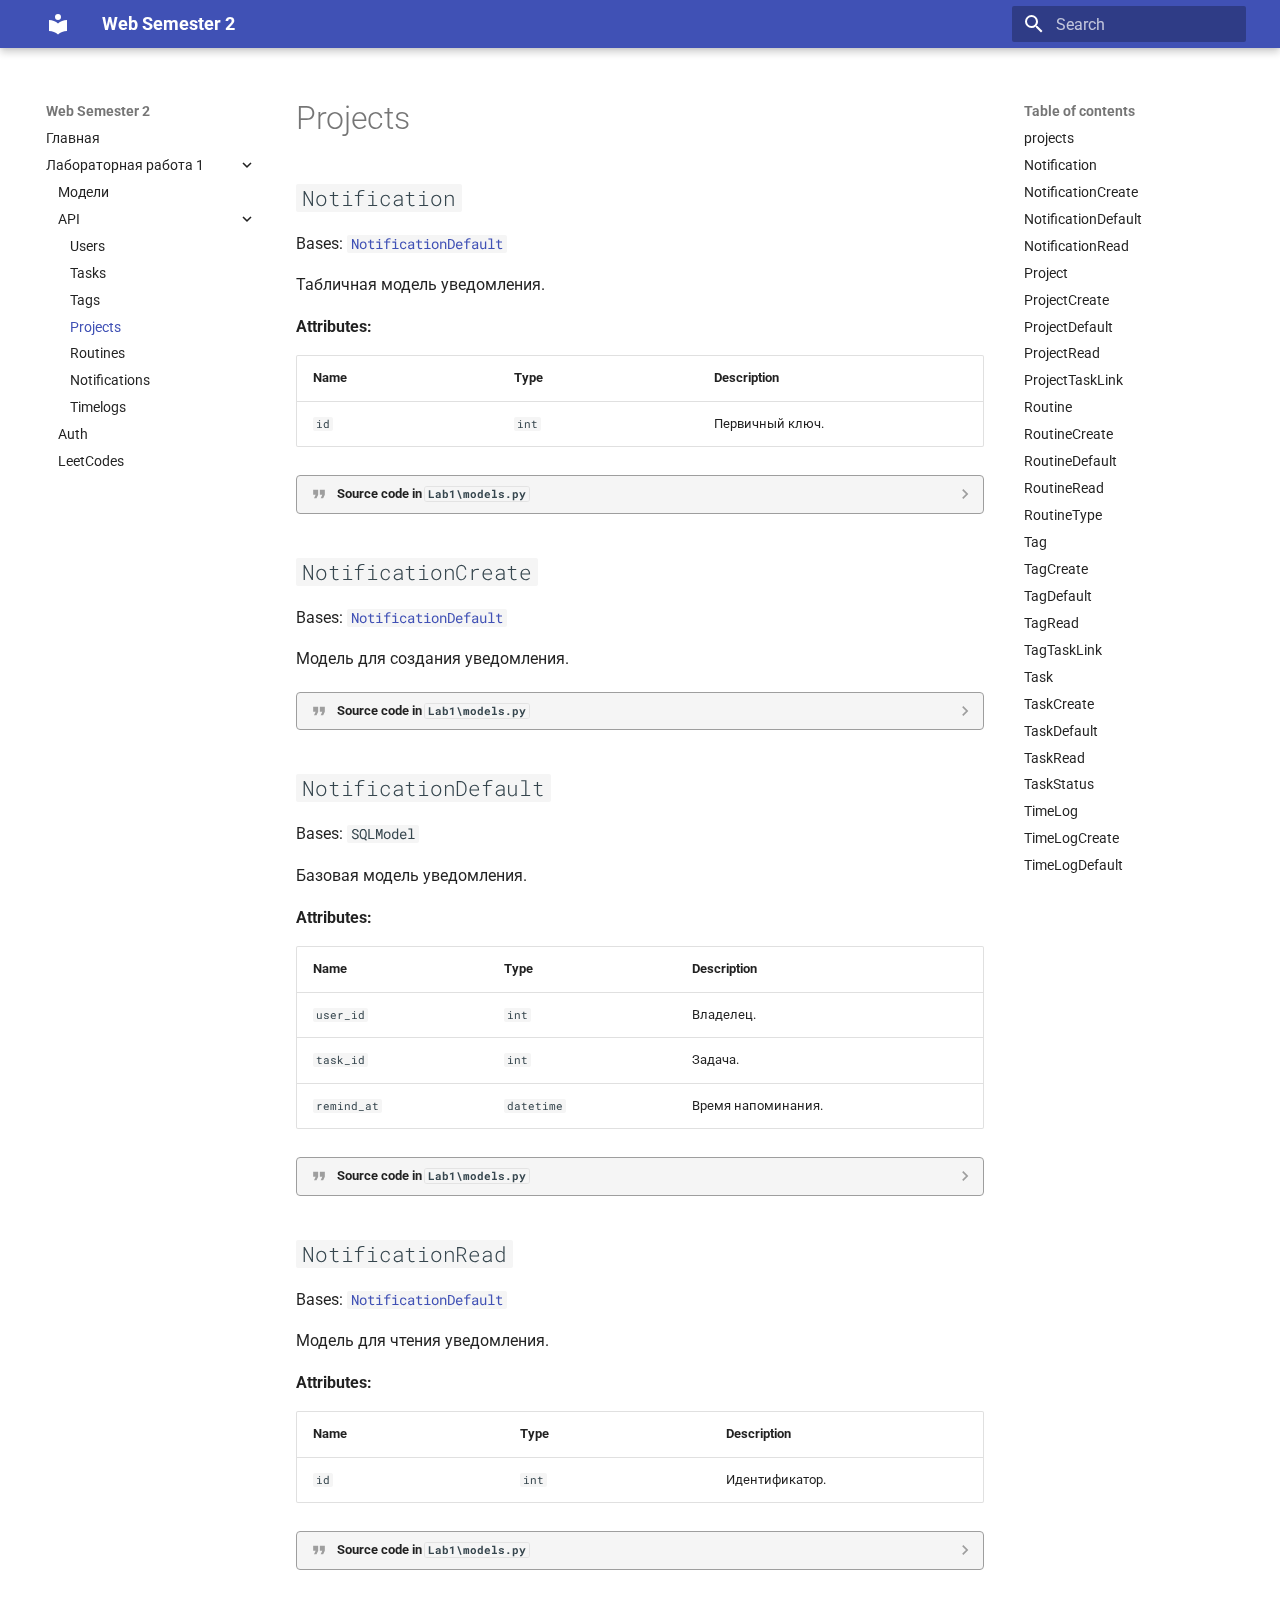
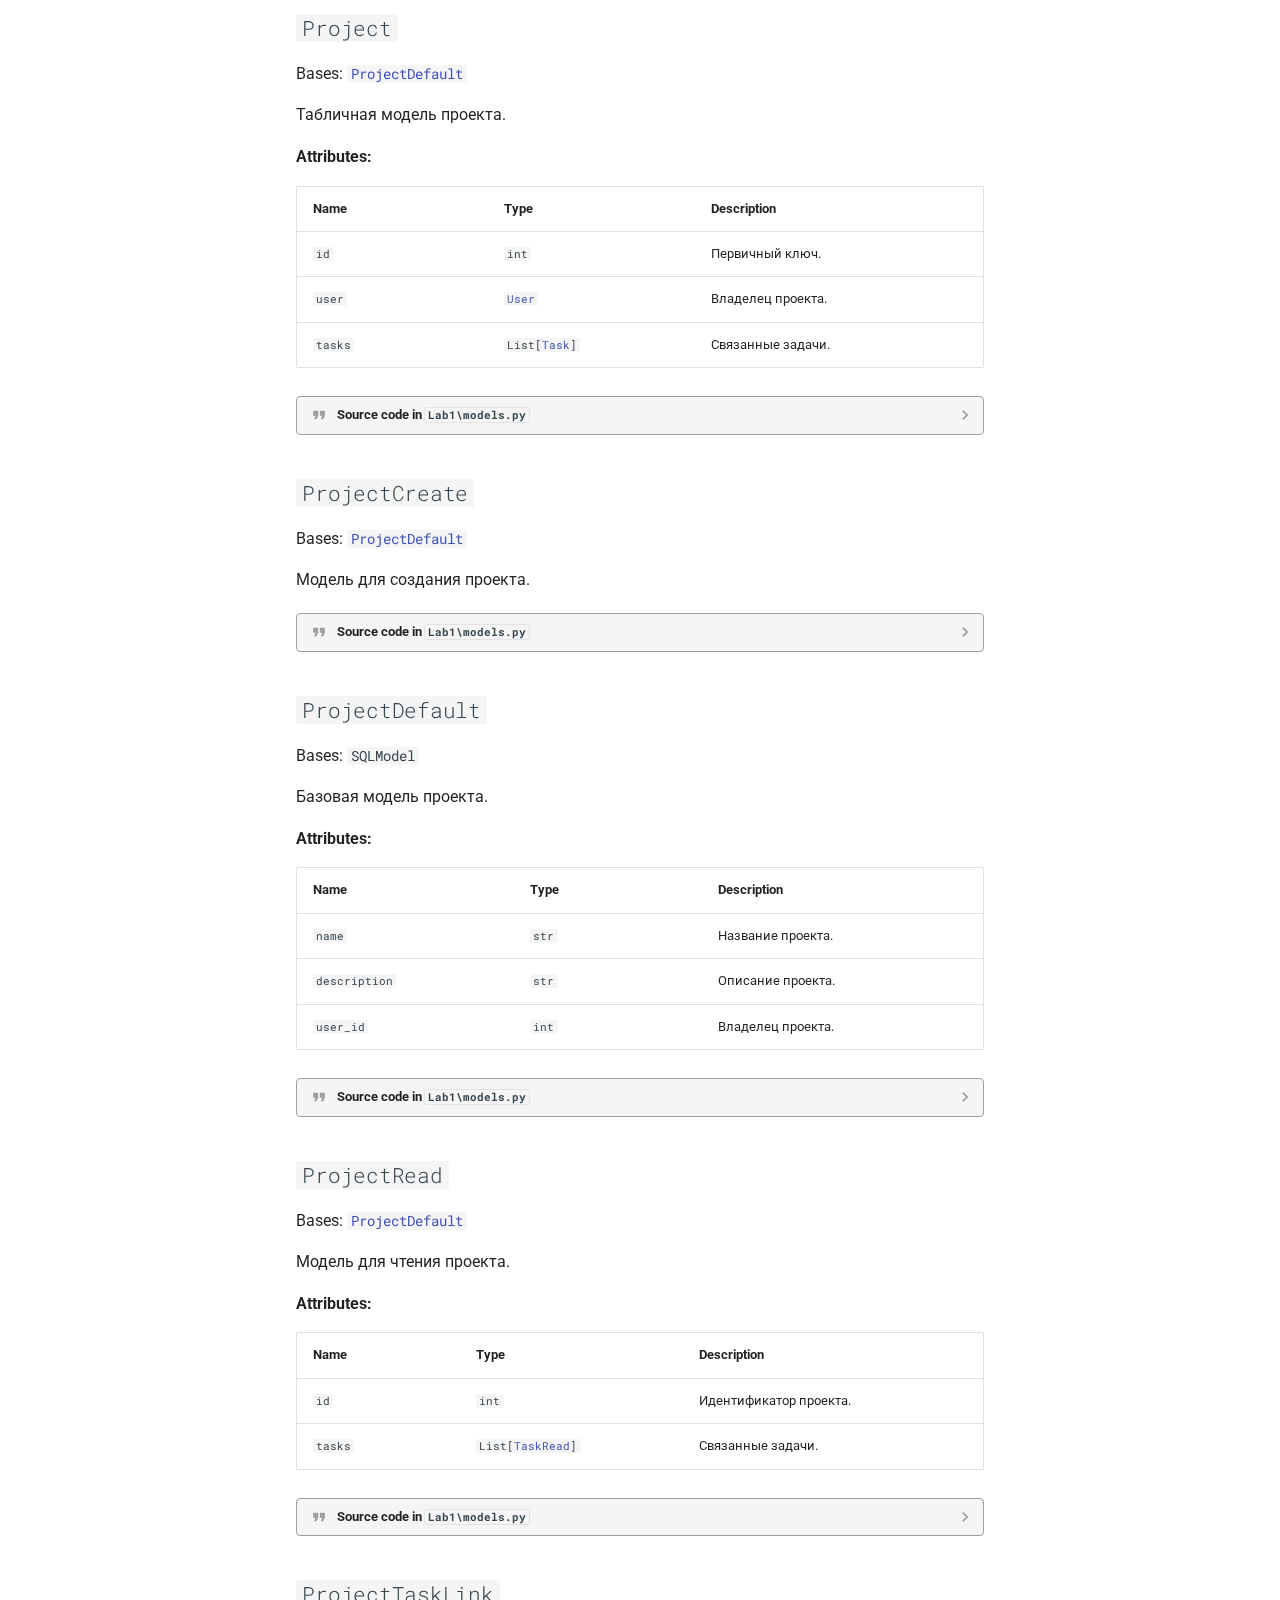
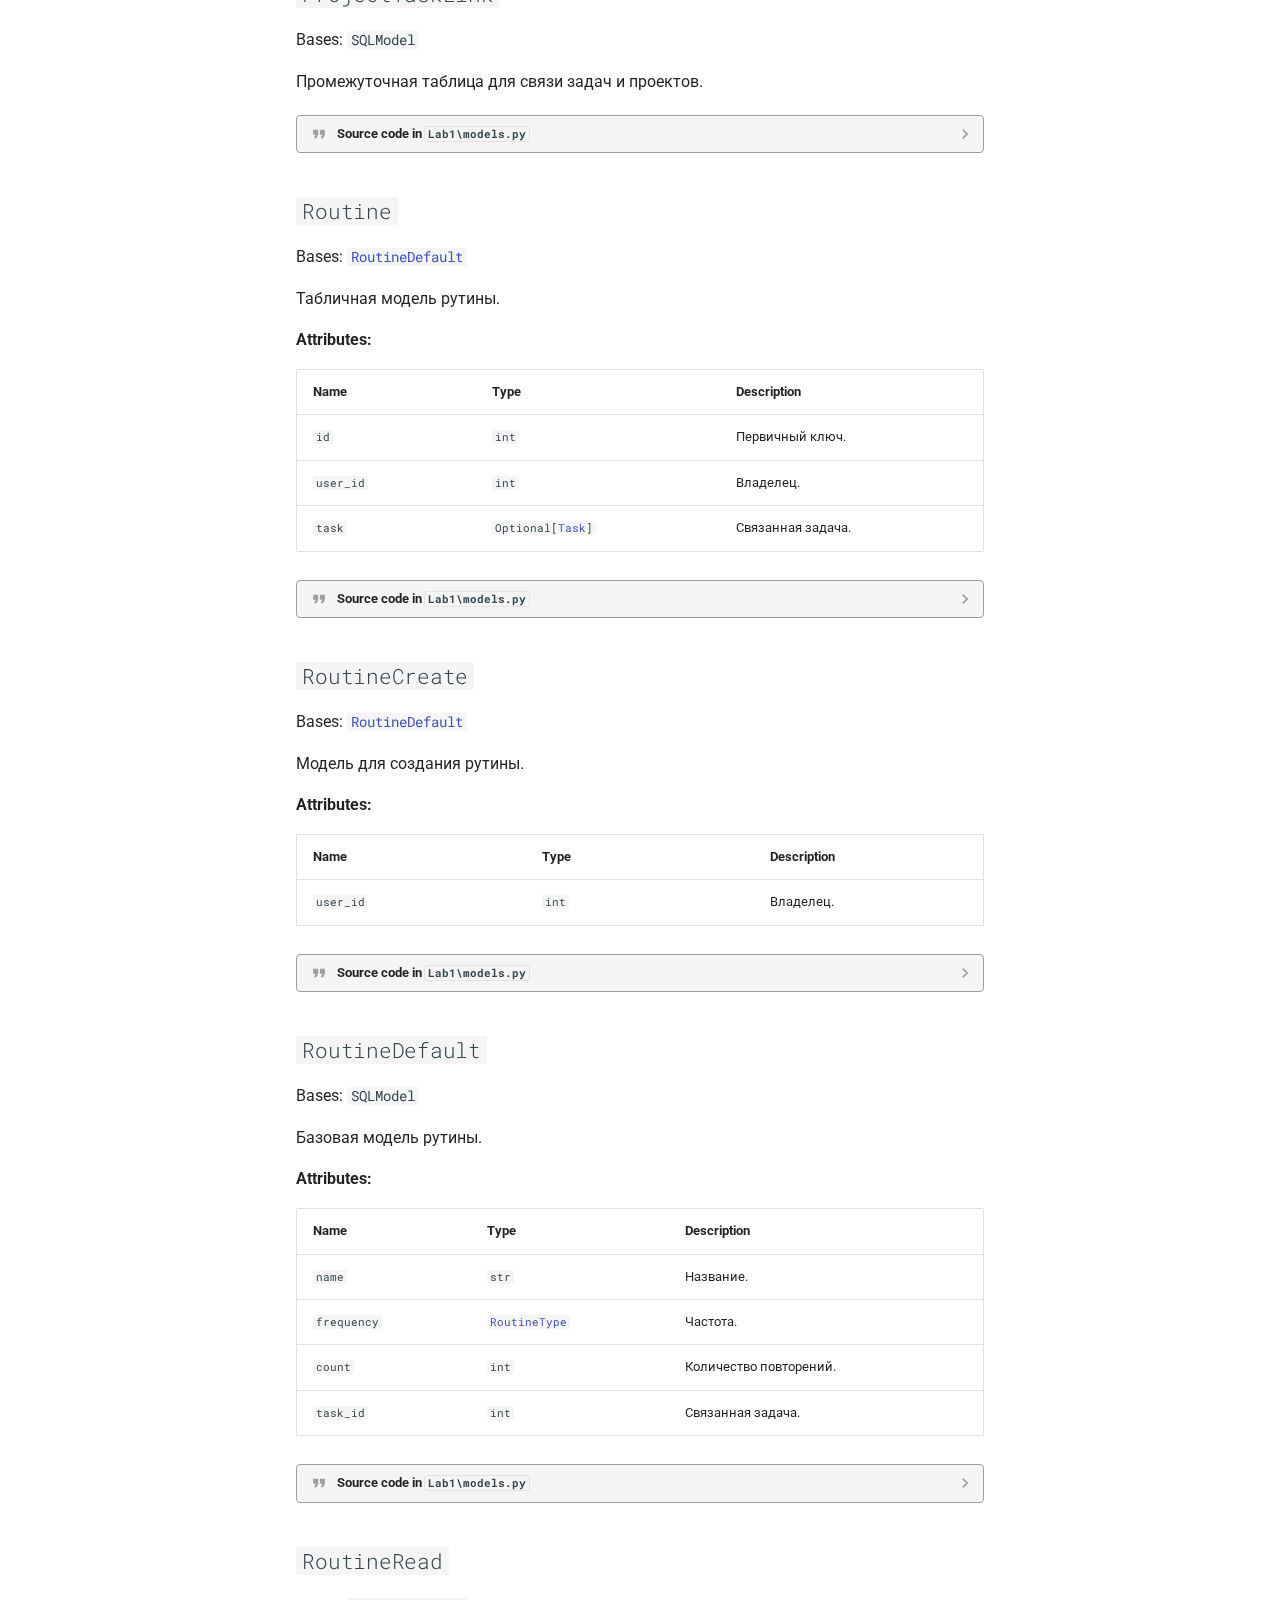
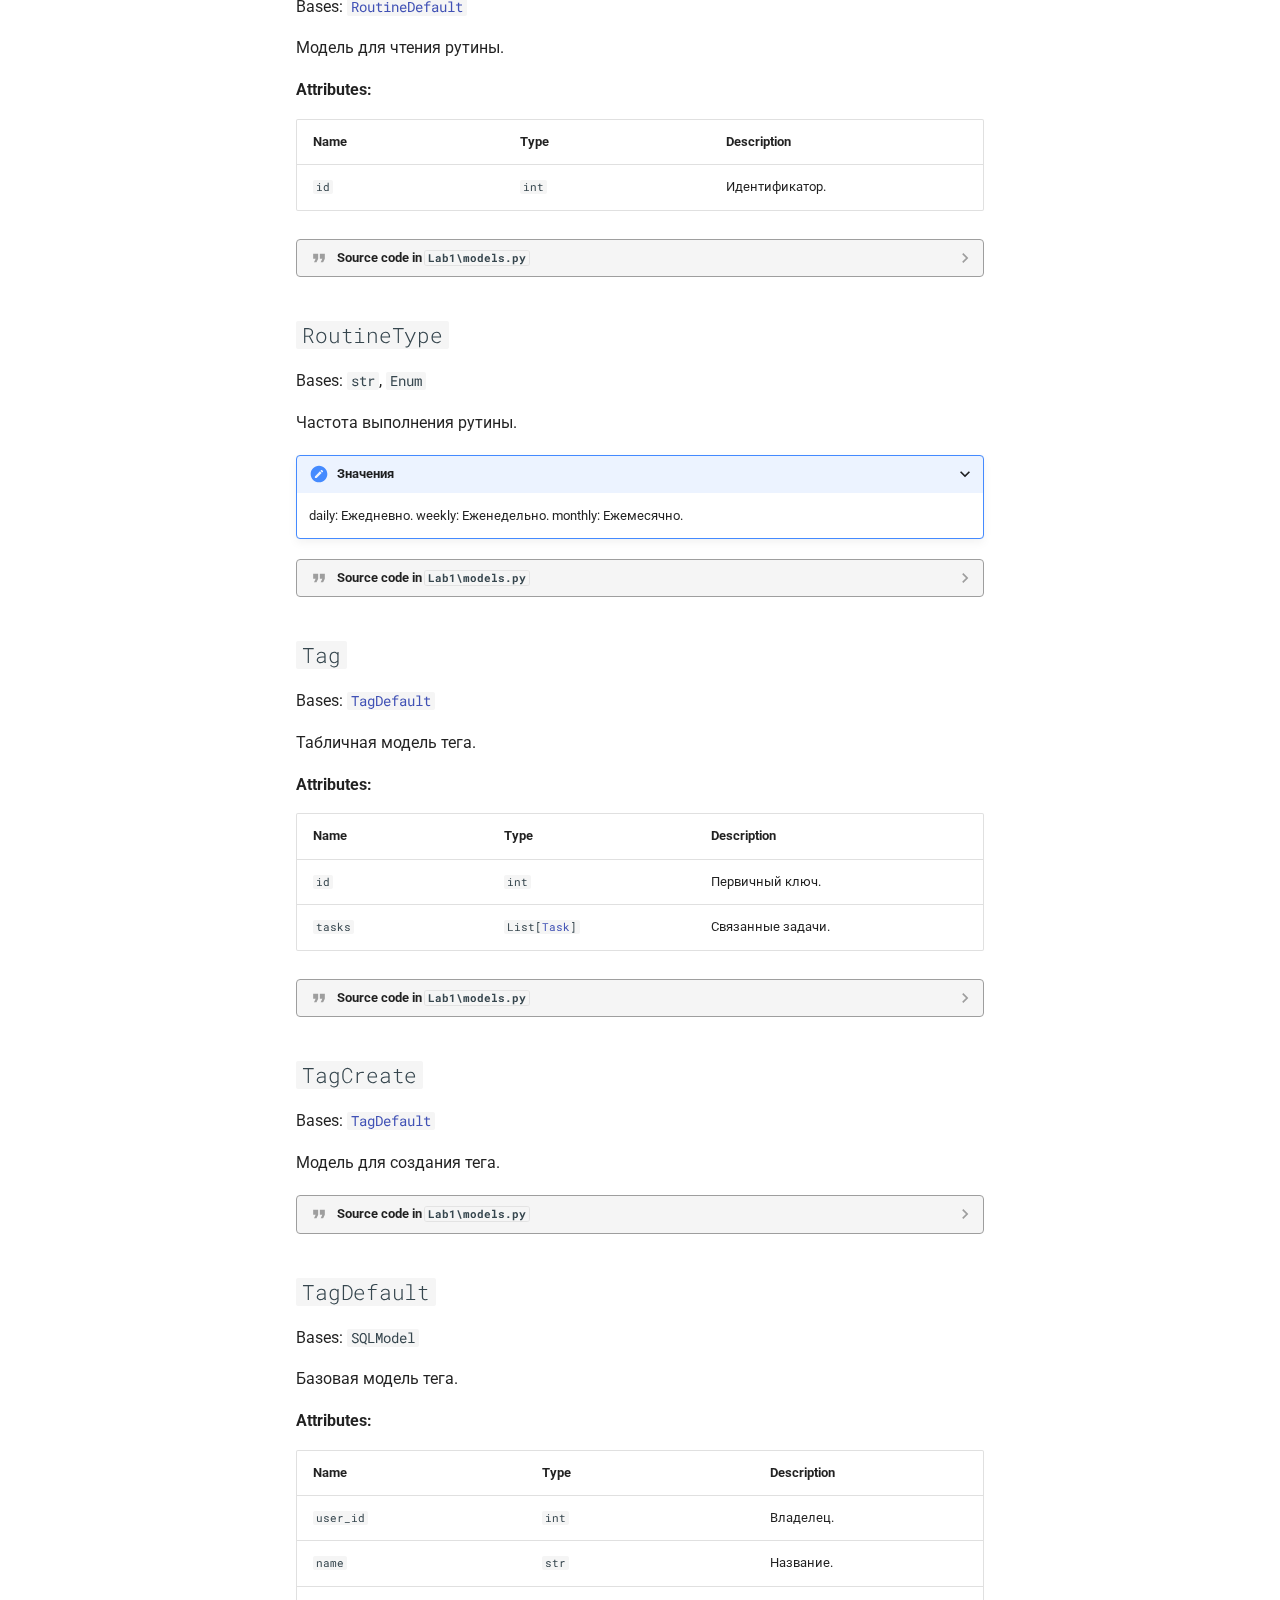
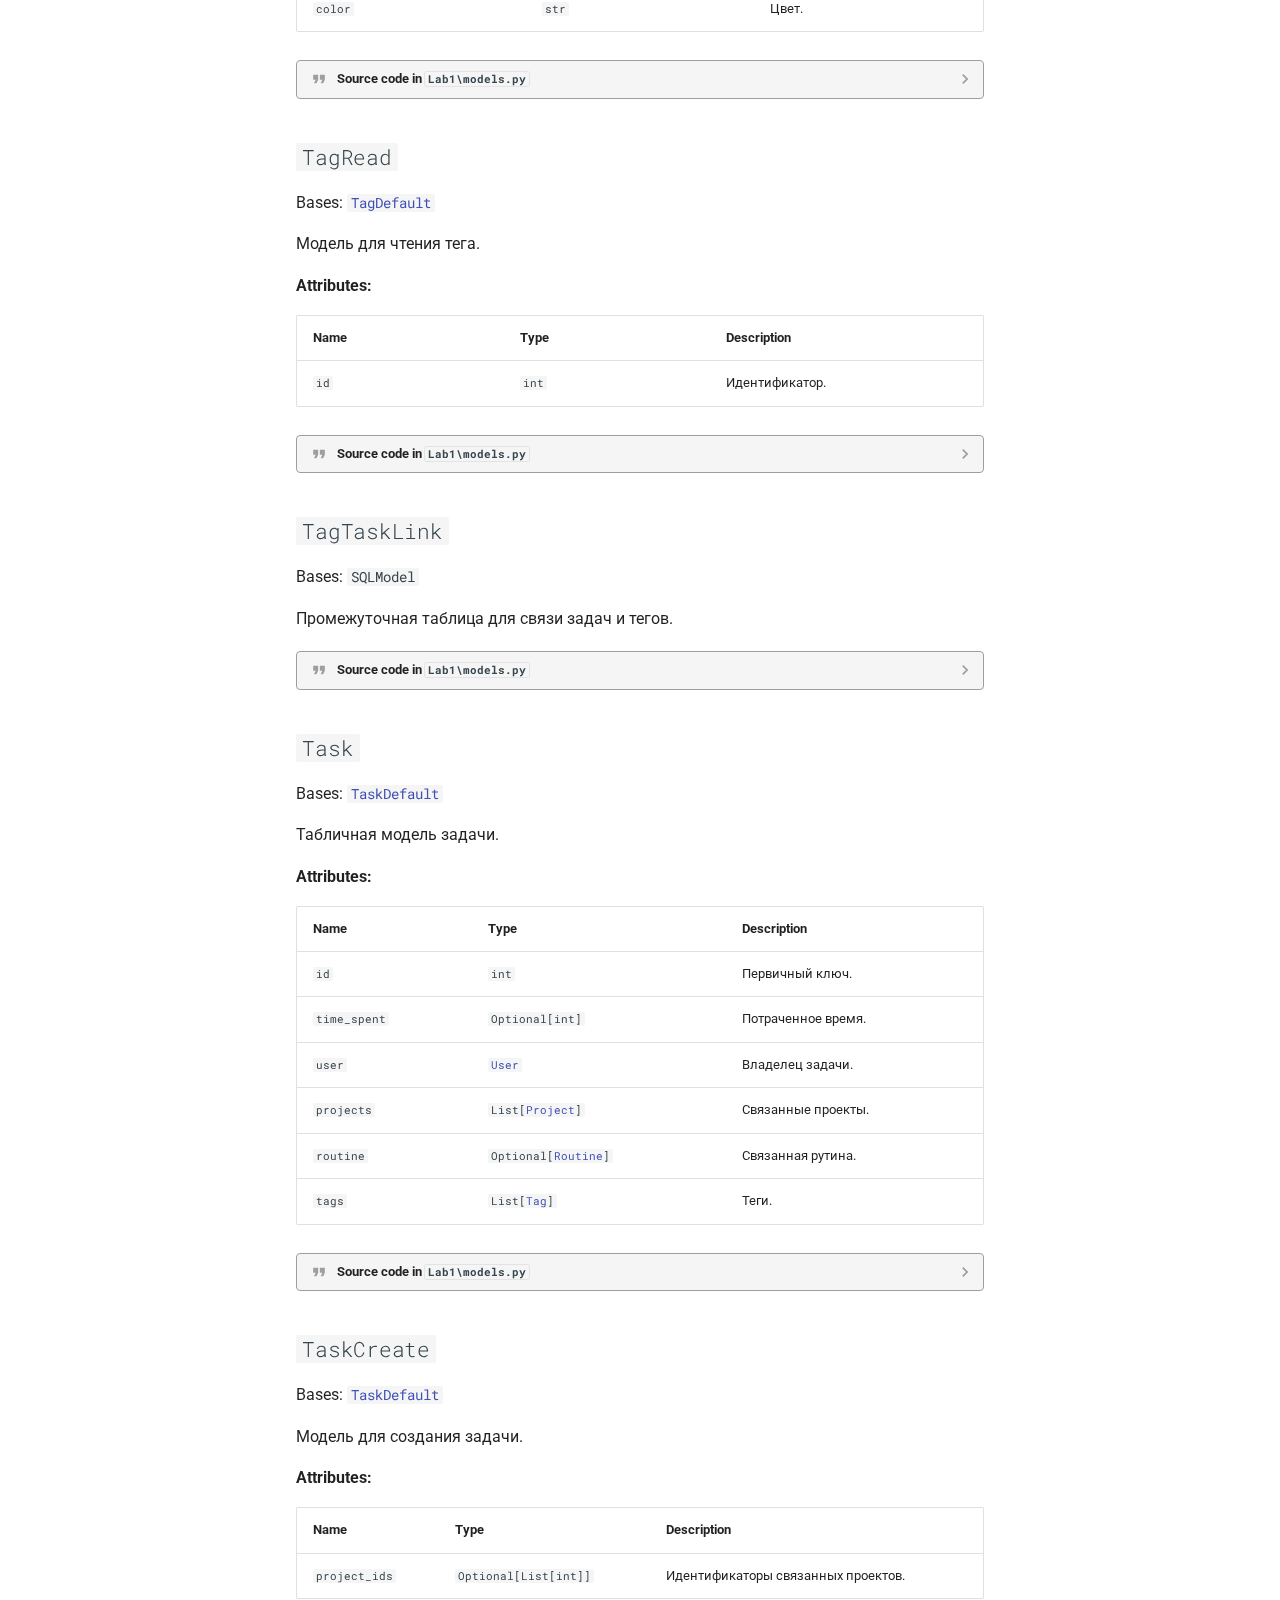
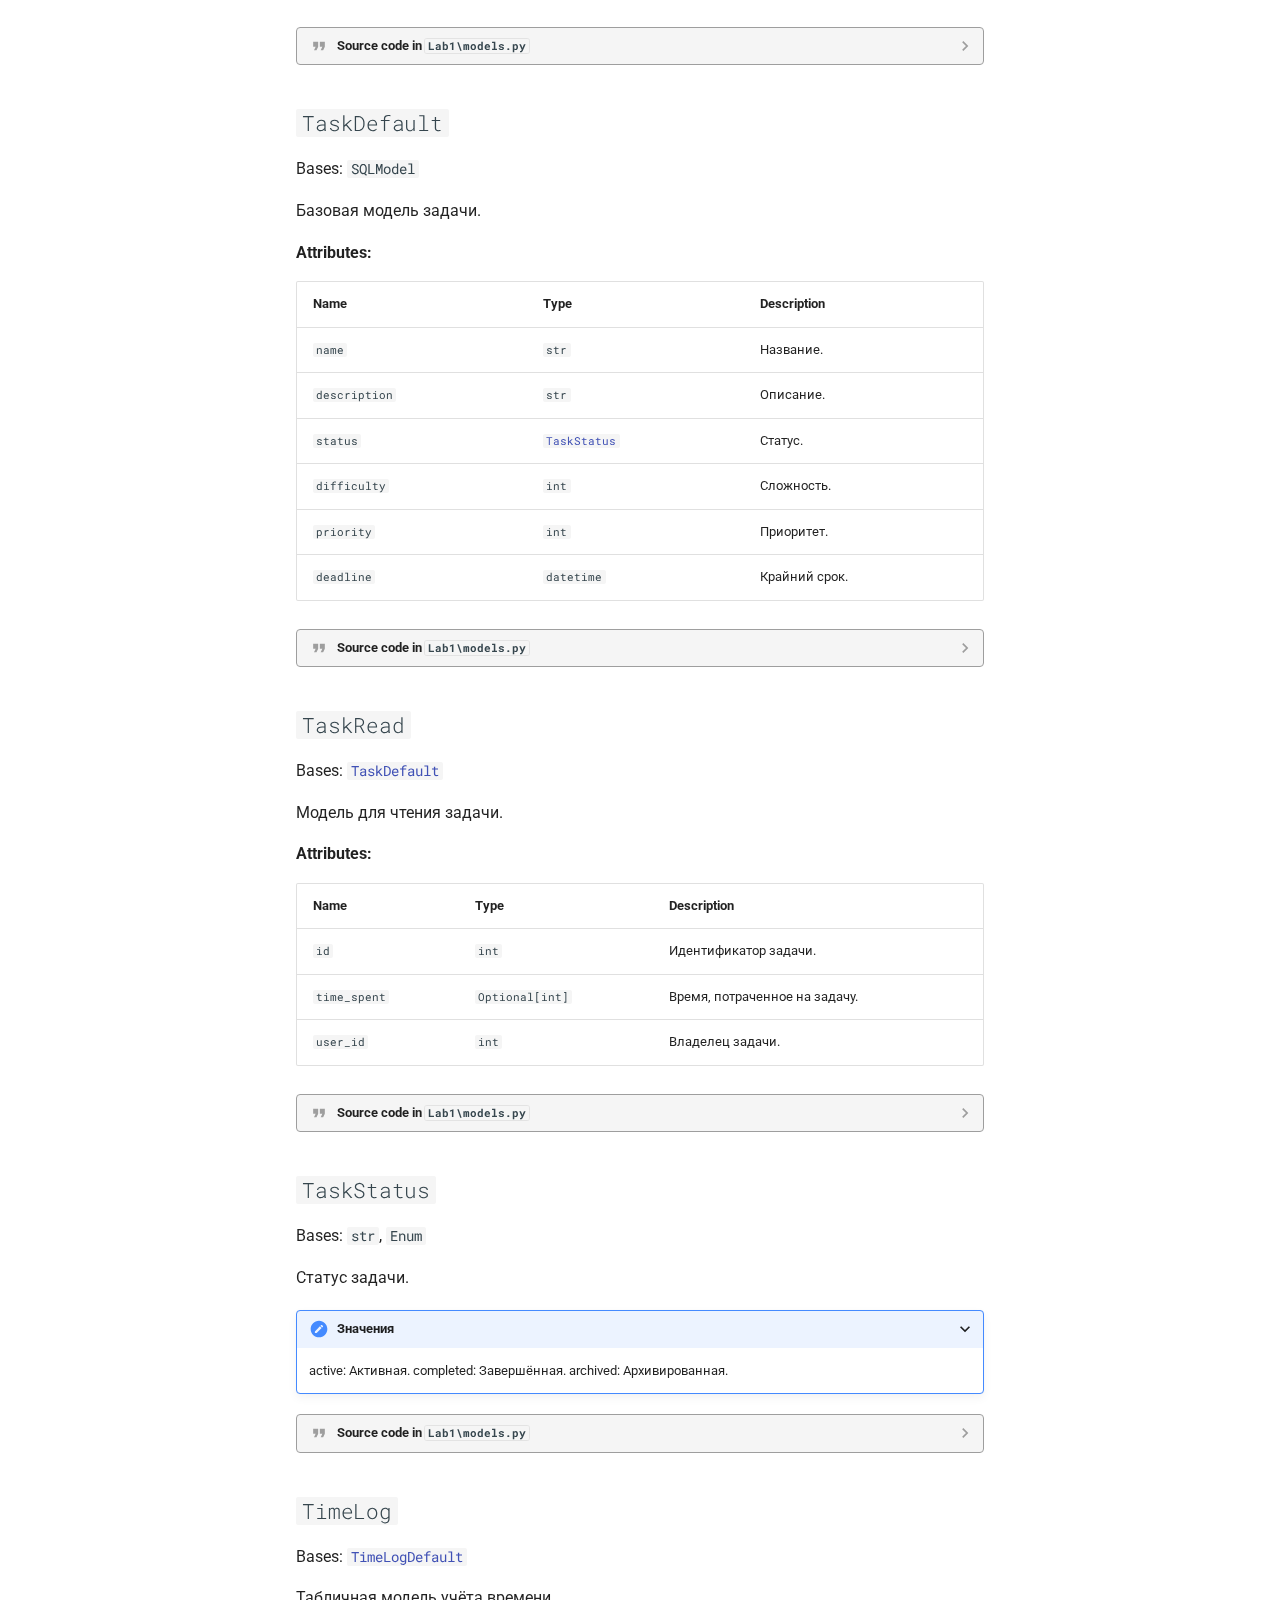
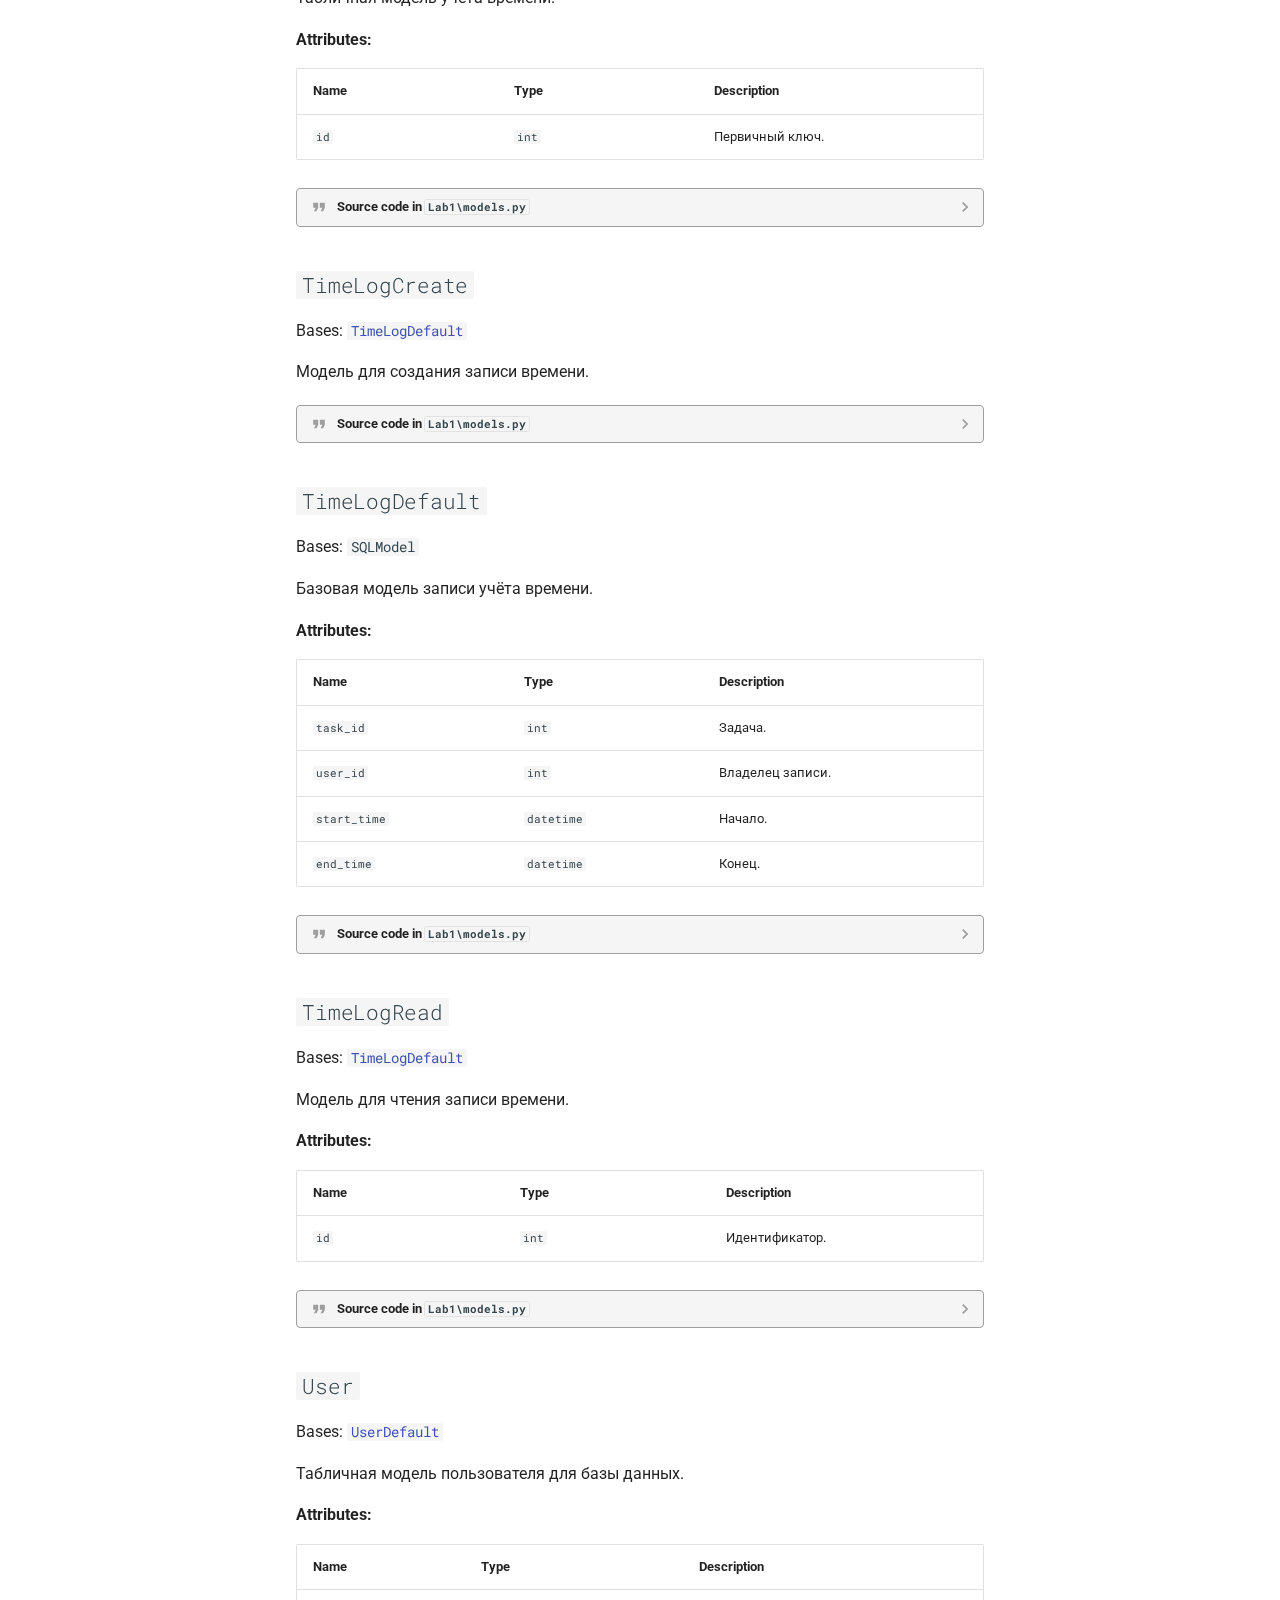
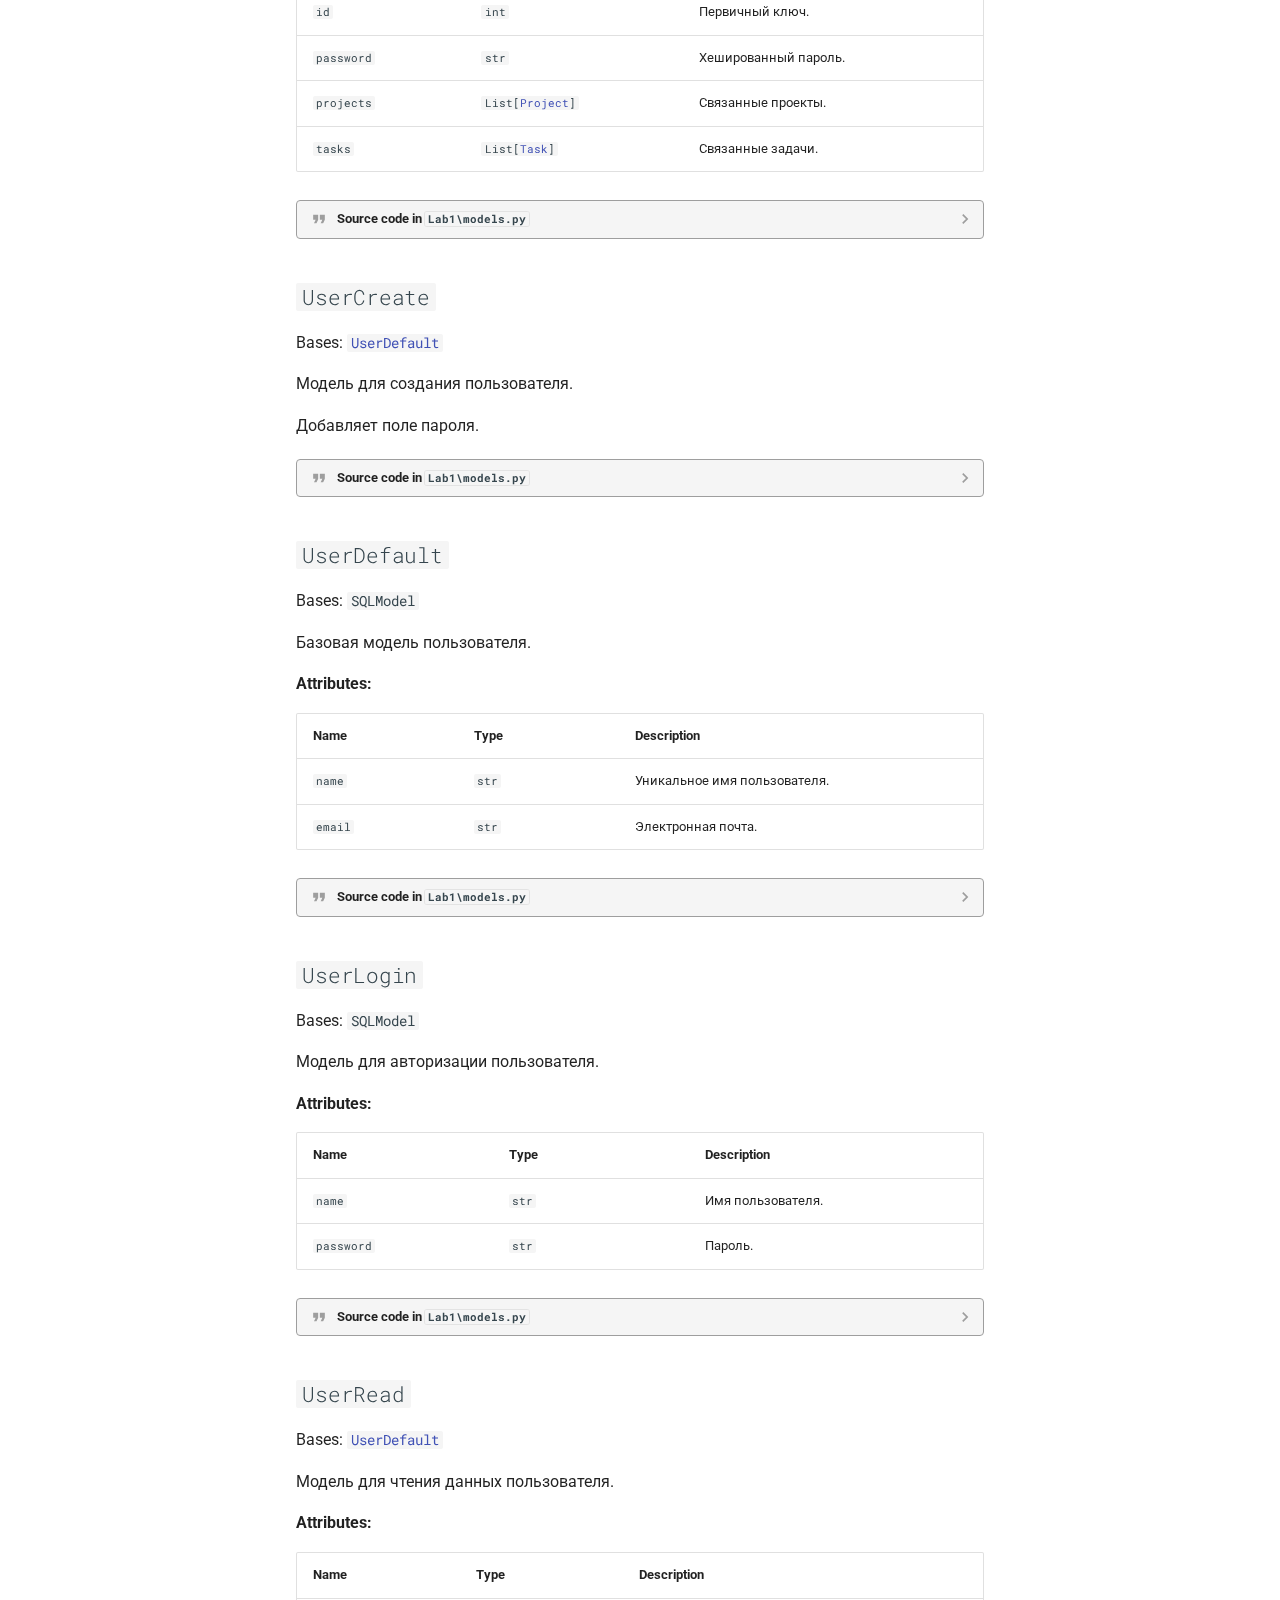
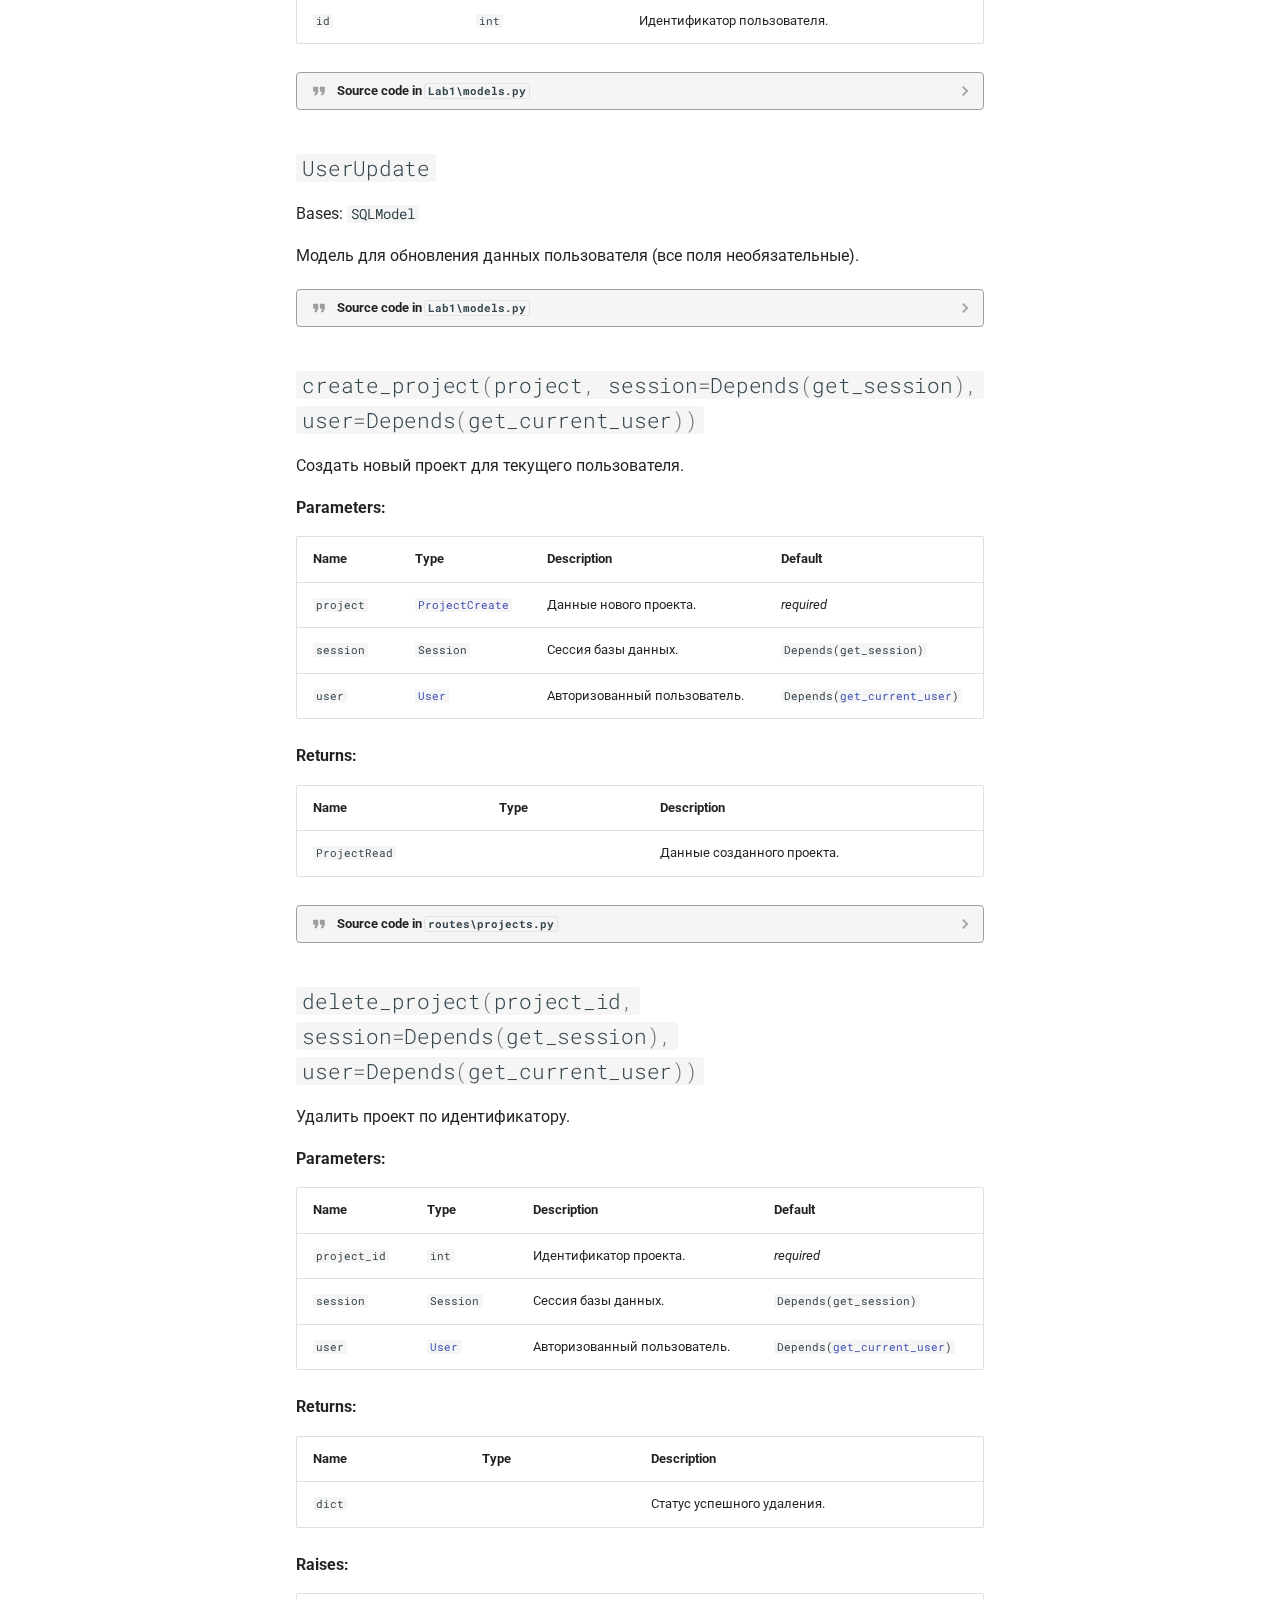
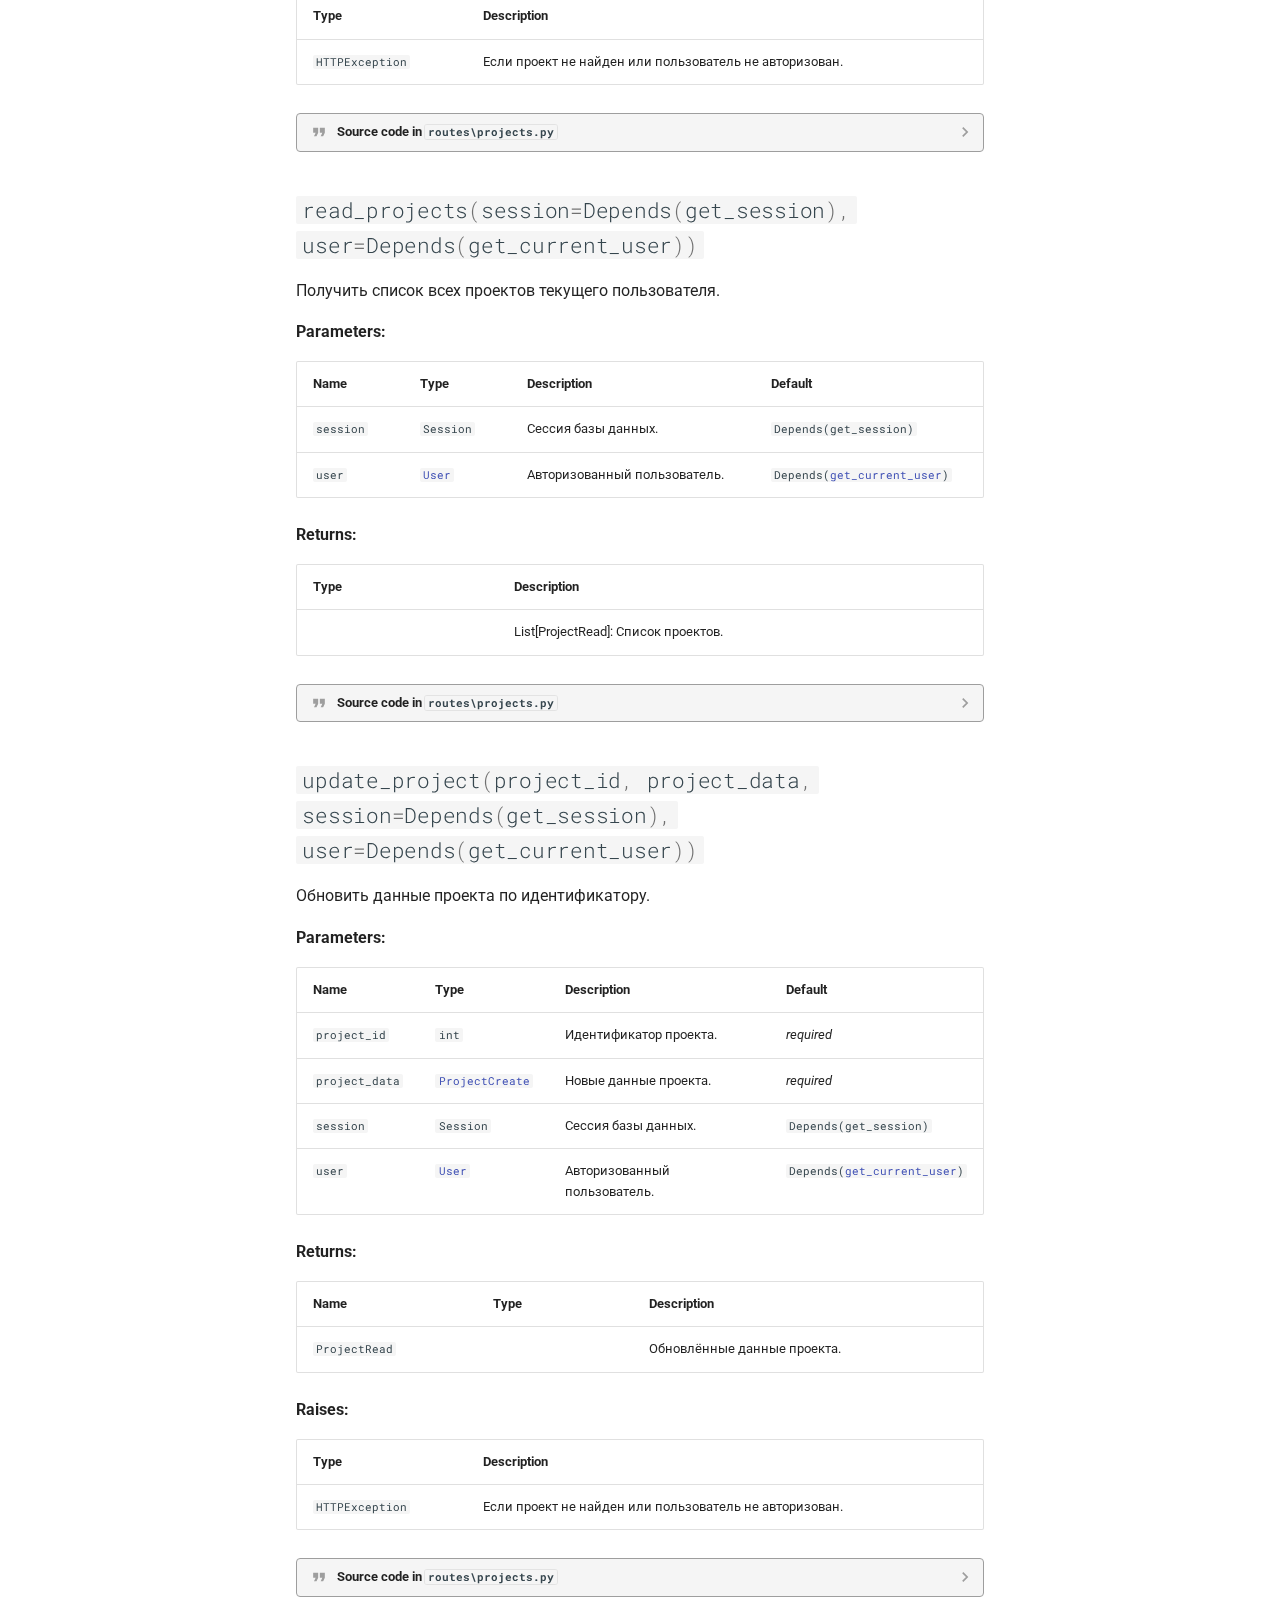
<file: projects/index.html>
<!doctype html>
<html lang="en" class="no-js">
  <head>
    
      <meta charset="utf-8">
      <meta name="viewport" content="width=device-width,initial-scale=1">
      
      
      
      
        <link rel="prev" href="../tags/">
      
      
        <link rel="next" href="../routines/">
      
      
      <link rel="icon" href="../assets/images/favicon.png">
      <meta name="generator" content="mkdocs-1.6.1, mkdocs-material-9.6.12">
    
    
      
        <title>Projects - Web Semester 2</title>
      
    
    
      <link rel="stylesheet" href="../assets/stylesheets/main.2afb09e1.min.css">
      
      


    
    
      
    
    
      
        
        
        <link rel="preconnect" href="https://fonts.gstatic.com" crossorigin>
        <link rel="stylesheet" href="https://fonts.googleapis.com/css?family=Roboto:300,300i,400,400i,700,700i%7CRoboto+Mono:400,400i,700,700i&display=fallback">
        <style>:root{--md-text-font:"Roboto";--md-code-font:"Roboto Mono"}</style>
      
    
    
      <link rel="stylesheet" href="../assets/_mkdocstrings.css">
    
      <link rel="stylesheet" href="../stylesheets/extra.css">
    
    <script>__md_scope=new URL("..",location),__md_hash=e=>[...e].reduce(((e,_)=>(e<<5)-e+_.charCodeAt(0)),0),__md_get=(e,_=localStorage,t=__md_scope)=>JSON.parse(_.getItem(t.pathname+"."+e)),__md_set=(e,_,t=localStorage,a=__md_scope)=>{try{t.setItem(a.pathname+"."+e,JSON.stringify(_))}catch(e){}}</script>
    
      

    
    
    
  </head>
  
  
    <body dir="ltr">
  
    
    <input class="md-toggle" data-md-toggle="drawer" type="checkbox" id="__drawer" autocomplete="off">
    <input class="md-toggle" data-md-toggle="search" type="checkbox" id="__search" autocomplete="off">
    <label class="md-overlay" for="__drawer"></label>
    <div data-md-component="skip">
      
        
        <a href="#routes.projects" class="md-skip">
          Skip to content
        </a>
      
    </div>
    <div data-md-component="announce">
      
    </div>
    
    
      

  

<header class="md-header md-header--shadow" data-md-component="header">
  <nav class="md-header__inner md-grid" aria-label="Header">
    <a href=".." title="Web Semester 2" class="md-header__button md-logo" aria-label="Web Semester 2" data-md-component="logo">
      
  
  <svg xmlns="http://www.w3.org/2000/svg" viewBox="0 0 24 24"><path d="M12 8a3 3 0 0 0 3-3 3 3 0 0 0-3-3 3 3 0 0 0-3 3 3 3 0 0 0 3 3m0 3.54C9.64 9.35 6.5 8 3 8v11c3.5 0 6.64 1.35 9 3.54 2.36-2.19 5.5-3.54 9-3.54V8c-3.5 0-6.64 1.35-9 3.54"/></svg>

    </a>
    <label class="md-header__button md-icon" for="__drawer">
      
      <svg xmlns="http://www.w3.org/2000/svg" viewBox="0 0 24 24"><path d="M3 6h18v2H3zm0 5h18v2H3zm0 5h18v2H3z"/></svg>
    </label>
    <div class="md-header__title" data-md-component="header-title">
      <div class="md-header__ellipsis">
        <div class="md-header__topic">
          <span class="md-ellipsis">
            Web Semester 2
          </span>
        </div>
        <div class="md-header__topic" data-md-component="header-topic">
          <span class="md-ellipsis">
            
              Projects
            
          </span>
        </div>
      </div>
    </div>
    
    
      <script>var palette=__md_get("__palette");if(palette&&palette.color){if("(prefers-color-scheme)"===palette.color.media){var media=matchMedia("(prefers-color-scheme: light)"),input=document.querySelector(media.matches?"[data-md-color-media='(prefers-color-scheme: light)']":"[data-md-color-media='(prefers-color-scheme: dark)']");palette.color.media=input.getAttribute("data-md-color-media"),palette.color.scheme=input.getAttribute("data-md-color-scheme"),palette.color.primary=input.getAttribute("data-md-color-primary"),palette.color.accent=input.getAttribute("data-md-color-accent")}for(var[key,value]of Object.entries(palette.color))document.body.setAttribute("data-md-color-"+key,value)}</script>
    
    
    
      
      
        <label class="md-header__button md-icon" for="__search">
          
          <svg xmlns="http://www.w3.org/2000/svg" viewBox="0 0 24 24"><path d="M9.5 3A6.5 6.5 0 0 1 16 9.5c0 1.61-.59 3.09-1.56 4.23l.27.27h.79l5 5-1.5 1.5-5-5v-.79l-.27-.27A6.52 6.52 0 0 1 9.5 16 6.5 6.5 0 0 1 3 9.5 6.5 6.5 0 0 1 9.5 3m0 2C7 5 5 7 5 9.5S7 14 9.5 14 14 12 14 9.5 12 5 9.5 5"/></svg>
        </label>
        <div class="md-search" data-md-component="search" role="dialog">
  <label class="md-search__overlay" for="__search"></label>
  <div class="md-search__inner" role="search">
    <form class="md-search__form" name="search">
      <input type="text" class="md-search__input" name="query" aria-label="Search" placeholder="Search" autocapitalize="off" autocorrect="off" autocomplete="off" spellcheck="false" data-md-component="search-query" required>
      <label class="md-search__icon md-icon" for="__search">
        
        <svg xmlns="http://www.w3.org/2000/svg" viewBox="0 0 24 24"><path d="M9.5 3A6.5 6.5 0 0 1 16 9.5c0 1.61-.59 3.09-1.56 4.23l.27.27h.79l5 5-1.5 1.5-5-5v-.79l-.27-.27A6.52 6.52 0 0 1 9.5 16 6.5 6.5 0 0 1 3 9.5 6.5 6.5 0 0 1 9.5 3m0 2C7 5 5 7 5 9.5S7 14 9.5 14 14 12 14 9.5 12 5 9.5 5"/></svg>
        
        <svg xmlns="http://www.w3.org/2000/svg" viewBox="0 0 24 24"><path d="M20 11v2H8l5.5 5.5-1.42 1.42L4.16 12l7.92-7.92L13.5 5.5 8 11z"/></svg>
      </label>
      <nav class="md-search__options" aria-label="Search">
        
        <button type="reset" class="md-search__icon md-icon" title="Clear" aria-label="Clear" tabindex="-1">
          
          <svg xmlns="http://www.w3.org/2000/svg" viewBox="0 0 24 24"><path d="M19 6.41 17.59 5 12 10.59 6.41 5 5 6.41 10.59 12 5 17.59 6.41 19 12 13.41 17.59 19 19 17.59 13.41 12z"/></svg>
        </button>
      </nav>
      
    </form>
    <div class="md-search__output">
      <div class="md-search__scrollwrap" tabindex="0" data-md-scrollfix>
        <div class="md-search-result" data-md-component="search-result">
          <div class="md-search-result__meta">
            Initializing search
          </div>
          <ol class="md-search-result__list" role="presentation"></ol>
        </div>
      </div>
    </div>
  </div>
</div>
      
    
    
  </nav>
  
</header>
    
    <div class="md-container" data-md-component="container">
      
      
        
          
        
      
      <main class="md-main" data-md-component="main">
        <div class="md-main__inner md-grid">
          
            
              
              <div class="md-sidebar md-sidebar--primary" data-md-component="sidebar" data-md-type="navigation" >
                <div class="md-sidebar__scrollwrap">
                  <div class="md-sidebar__inner">
                    



<nav class="md-nav md-nav--primary" aria-label="Navigation" data-md-level="0">
  <label class="md-nav__title" for="__drawer">
    <a href=".." title="Web Semester 2" class="md-nav__button md-logo" aria-label="Web Semester 2" data-md-component="logo">
      
  
  <svg xmlns="http://www.w3.org/2000/svg" viewBox="0 0 24 24"><path d="M12 8a3 3 0 0 0 3-3 3 3 0 0 0-3-3 3 3 0 0 0-3 3 3 3 0 0 0 3 3m0 3.54C9.64 9.35 6.5 8 3 8v11c3.5 0 6.64 1.35 9 3.54 2.36-2.19 5.5-3.54 9-3.54V8c-3.5 0-6.64 1.35-9 3.54"/></svg>

    </a>
    Web Semester 2
  </label>
  
  <ul class="md-nav__list" data-md-scrollfix>
    
      
      
  
  
  
  
    <li class="md-nav__item">
      <a href=".." class="md-nav__link">
        
  
  
  <span class="md-ellipsis">
    Главная
    
  </span>
  

      </a>
    </li>
  

    
      
      
  
  
    
  
  
  
    
    
    
    
    
    <li class="md-nav__item md-nav__item--active md-nav__item--nested">
      
        
        
        <input class="md-nav__toggle md-toggle " type="checkbox" id="__nav_2" checked>
        
          
          <label class="md-nav__link" for="__nav_2" id="__nav_2_label" tabindex="0">
            
  
  
  <span class="md-ellipsis">
    Лабораторная работа 1
    
  </span>
  

            <span class="md-nav__icon md-icon"></span>
          </label>
        
        <nav class="md-nav" data-md-level="1" aria-labelledby="__nav_2_label" aria-expanded="true">
          <label class="md-nav__title" for="__nav_2">
            <span class="md-nav__icon md-icon"></span>
            Лабораторная работа 1
          </label>
          <ul class="md-nav__list" data-md-scrollfix>
            
              
                
  
  
  
  
    <li class="md-nav__item">
      <a href="../models/" class="md-nav__link">
        
  
  
  <span class="md-ellipsis">
    Модели
    
  </span>
  

      </a>
    </li>
  

              
            
              
                
  
  
    
  
  
  
    
    
    
    
    
    <li class="md-nav__item md-nav__item--active md-nav__item--nested">
      
        
        
        <input class="md-nav__toggle md-toggle " type="checkbox" id="__nav_2_2" checked>
        
          
          <label class="md-nav__link" for="__nav_2_2" id="__nav_2_2_label" tabindex="0">
            
  
  
  <span class="md-ellipsis">
    API
    
  </span>
  

            <span class="md-nav__icon md-icon"></span>
          </label>
        
        <nav class="md-nav" data-md-level="2" aria-labelledby="__nav_2_2_label" aria-expanded="true">
          <label class="md-nav__title" for="__nav_2_2">
            <span class="md-nav__icon md-icon"></span>
            API
          </label>
          <ul class="md-nav__list" data-md-scrollfix>
            
              
                
  
  
  
  
    <li class="md-nav__item">
      <a href="../users/" class="md-nav__link">
        
  
  
  <span class="md-ellipsis">
    Users
    
  </span>
  

      </a>
    </li>
  

              
            
              
                
  
  
  
  
    <li class="md-nav__item">
      <a href="../tasks/" class="md-nav__link">
        
  
  
  <span class="md-ellipsis">
    Tasks
    
  </span>
  

      </a>
    </li>
  

              
            
              
                
  
  
  
  
    <li class="md-nav__item">
      <a href="../tags/" class="md-nav__link">
        
  
  
  <span class="md-ellipsis">
    Tags
    
  </span>
  

      </a>
    </li>
  

              
            
              
                
  
  
    
  
  
  
    <li class="md-nav__item md-nav__item--active">
      
      <input class="md-nav__toggle md-toggle" type="checkbox" id="__toc">
      
      
      
        <label class="md-nav__link md-nav__link--active" for="__toc">
          
  
  
  <span class="md-ellipsis">
    Projects
    
  </span>
  

          <span class="md-nav__icon md-icon"></span>
        </label>
      
      <a href="./" class="md-nav__link md-nav__link--active">
        
  
  
  <span class="md-ellipsis">
    Projects
    
  </span>
  

      </a>
      
        

<nav class="md-nav md-nav--secondary" aria-label="Table of contents">
  
  
  
  
    <label class="md-nav__title" for="__toc">
      <span class="md-nav__icon md-icon"></span>
      Table of contents
    </label>
    <ul class="md-nav__list" data-md-component="toc" data-md-scrollfix>
      
        <li class="md-nav__item">
  <a href="#routes.projects" class="md-nav__link">
    <span class="md-ellipsis">
      projects
    </span>
  </a>
  
</li>
      
        <li class="md-nav__item">
  <a href="#routes.projects.Notification" class="md-nav__link">
    <span class="md-ellipsis">
      Notification
    </span>
  </a>
  
</li>
      
        <li class="md-nav__item">
  <a href="#routes.projects.NotificationCreate" class="md-nav__link">
    <span class="md-ellipsis">
      NotificationCreate
    </span>
  </a>
  
</li>
      
        <li class="md-nav__item">
  <a href="#routes.projects.NotificationDefault" class="md-nav__link">
    <span class="md-ellipsis">
      NotificationDefault
    </span>
  </a>
  
</li>
      
        <li class="md-nav__item">
  <a href="#routes.projects.NotificationRead" class="md-nav__link">
    <span class="md-ellipsis">
      NotificationRead
    </span>
  </a>
  
</li>
      
        <li class="md-nav__item">
  <a href="#routes.projects.Project" class="md-nav__link">
    <span class="md-ellipsis">
      Project
    </span>
  </a>
  
</li>
      
        <li class="md-nav__item">
  <a href="#routes.projects.ProjectCreate" class="md-nav__link">
    <span class="md-ellipsis">
      ProjectCreate
    </span>
  </a>
  
</li>
      
        <li class="md-nav__item">
  <a href="#routes.projects.ProjectDefault" class="md-nav__link">
    <span class="md-ellipsis">
      ProjectDefault
    </span>
  </a>
  
</li>
      
        <li class="md-nav__item">
  <a href="#routes.projects.ProjectRead" class="md-nav__link">
    <span class="md-ellipsis">
      ProjectRead
    </span>
  </a>
  
</li>
      
        <li class="md-nav__item">
  <a href="#routes.projects.ProjectTaskLink" class="md-nav__link">
    <span class="md-ellipsis">
      ProjectTaskLink
    </span>
  </a>
  
</li>
      
        <li class="md-nav__item">
  <a href="#routes.projects.Routine" class="md-nav__link">
    <span class="md-ellipsis">
      Routine
    </span>
  </a>
  
</li>
      
        <li class="md-nav__item">
  <a href="#routes.projects.RoutineCreate" class="md-nav__link">
    <span class="md-ellipsis">
      RoutineCreate
    </span>
  </a>
  
</li>
      
        <li class="md-nav__item">
  <a href="#routes.projects.RoutineDefault" class="md-nav__link">
    <span class="md-ellipsis">
      RoutineDefault
    </span>
  </a>
  
</li>
      
        <li class="md-nav__item">
  <a href="#routes.projects.RoutineRead" class="md-nav__link">
    <span class="md-ellipsis">
      RoutineRead
    </span>
  </a>
  
</li>
      
        <li class="md-nav__item">
  <a href="#routes.projects.RoutineType" class="md-nav__link">
    <span class="md-ellipsis">
      RoutineType
    </span>
  </a>
  
</li>
      
        <li class="md-nav__item">
  <a href="#routes.projects.Tag" class="md-nav__link">
    <span class="md-ellipsis">
      Tag
    </span>
  </a>
  
</li>
      
        <li class="md-nav__item">
  <a href="#routes.projects.TagCreate" class="md-nav__link">
    <span class="md-ellipsis">
      TagCreate
    </span>
  </a>
  
</li>
      
        <li class="md-nav__item">
  <a href="#routes.projects.TagDefault" class="md-nav__link">
    <span class="md-ellipsis">
      TagDefault
    </span>
  </a>
  
</li>
      
        <li class="md-nav__item">
  <a href="#routes.projects.TagRead" class="md-nav__link">
    <span class="md-ellipsis">
      TagRead
    </span>
  </a>
  
</li>
      
        <li class="md-nav__item">
  <a href="#routes.projects.TagTaskLink" class="md-nav__link">
    <span class="md-ellipsis">
      TagTaskLink
    </span>
  </a>
  
</li>
      
        <li class="md-nav__item">
  <a href="#routes.projects.Task" class="md-nav__link">
    <span class="md-ellipsis">
      Task
    </span>
  </a>
  
</li>
      
        <li class="md-nav__item">
  <a href="#routes.projects.TaskCreate" class="md-nav__link">
    <span class="md-ellipsis">
      TaskCreate
    </span>
  </a>
  
</li>
      
        <li class="md-nav__item">
  <a href="#routes.projects.TaskDefault" class="md-nav__link">
    <span class="md-ellipsis">
      TaskDefault
    </span>
  </a>
  
</li>
      
        <li class="md-nav__item">
  <a href="#routes.projects.TaskRead" class="md-nav__link">
    <span class="md-ellipsis">
      TaskRead
    </span>
  </a>
  
</li>
      
        <li class="md-nav__item">
  <a href="#routes.projects.TaskStatus" class="md-nav__link">
    <span class="md-ellipsis">
      TaskStatus
    </span>
  </a>
  
</li>
      
        <li class="md-nav__item">
  <a href="#routes.projects.TimeLog" class="md-nav__link">
    <span class="md-ellipsis">
      TimeLog
    </span>
  </a>
  
</li>
      
        <li class="md-nav__item">
  <a href="#routes.projects.TimeLogCreate" class="md-nav__link">
    <span class="md-ellipsis">
      TimeLogCreate
    </span>
  </a>
  
</li>
      
        <li class="md-nav__item">
  <a href="#routes.projects.TimeLogDefault" class="md-nav__link">
    <span class="md-ellipsis">
      TimeLogDefault
    </span>
  </a>
  
</li>
      
        <li class="md-nav__item">
  <a href="#routes.projects.TimeLogRead" class="md-nav__link">
    <span class="md-ellipsis">
      TimeLogRead
    </span>
  </a>
  
</li>
      
        <li class="md-nav__item">
  <a href="#routes.projects.User" class="md-nav__link">
    <span class="md-ellipsis">
      User
    </span>
  </a>
  
</li>
      
        <li class="md-nav__item">
  <a href="#routes.projects.UserCreate" class="md-nav__link">
    <span class="md-ellipsis">
      UserCreate
    </span>
  </a>
  
</li>
      
        <li class="md-nav__item">
  <a href="#routes.projects.UserDefault" class="md-nav__link">
    <span class="md-ellipsis">
      UserDefault
    </span>
  </a>
  
</li>
      
        <li class="md-nav__item">
  <a href="#routes.projects.UserLogin" class="md-nav__link">
    <span class="md-ellipsis">
      UserLogin
    </span>
  </a>
  
</li>
      
        <li class="md-nav__item">
  <a href="#routes.projects.UserRead" class="md-nav__link">
    <span class="md-ellipsis">
      UserRead
    </span>
  </a>
  
</li>
      
        <li class="md-nav__item">
  <a href="#routes.projects.UserUpdate" class="md-nav__link">
    <span class="md-ellipsis">
      UserUpdate
    </span>
  </a>
  
</li>
      
        <li class="md-nav__item">
  <a href="#routes.projects.create_project" class="md-nav__link">
    <span class="md-ellipsis">
      create_project
    </span>
  </a>
  
</li>
      
        <li class="md-nav__item">
  <a href="#routes.projects.delete_project" class="md-nav__link">
    <span class="md-ellipsis">
      delete_project
    </span>
  </a>
  
</li>
      
        <li class="md-nav__item">
  <a href="#routes.projects.read_projects" class="md-nav__link">
    <span class="md-ellipsis">
      read_projects
    </span>
  </a>
  
</li>
      
        <li class="md-nav__item">
  <a href="#routes.projects.update_project" class="md-nav__link">
    <span class="md-ellipsis">
      update_project
    </span>
  </a>
  
</li>
      
    </ul>
  
</nav>
      
    </li>
  

              
            
              
                
  
  
  
  
    <li class="md-nav__item">
      <a href="../routines/" class="md-nav__link">
        
  
  
  <span class="md-ellipsis">
    Routines
    
  </span>
  

      </a>
    </li>
  

              
            
              
                
  
  
  
  
    <li class="md-nav__item">
      <a href="../notifications/" class="md-nav__link">
        
  
  
  <span class="md-ellipsis">
    Notifications
    
  </span>
  

      </a>
    </li>
  

              
            
              
                
  
  
  
  
    <li class="md-nav__item">
      <a href="../timelogs/" class="md-nav__link">
        
  
  
  <span class="md-ellipsis">
    Timelogs
    
  </span>
  

      </a>
    </li>
  

              
            
          </ul>
        </nav>
      
    </li>
  

              
            
              
                
  
  
  
  
    <li class="md-nav__item">
      <a href="../auth/" class="md-nav__link">
        
  
  
  <span class="md-ellipsis">
    Auth
    
  </span>
  

      </a>
    </li>
  

              
            
              
                
  
  
  
  
    <li class="md-nav__item">
      <a href="../leetcode/" class="md-nav__link">
        
  
  
  <span class="md-ellipsis">
    LeetCodes
    
  </span>
  

      </a>
    </li>
  

              
            
          </ul>
        </nav>
      
    </li>
  

    
  </ul>
</nav>
                  </div>
                </div>
              </div>
            
            
              
              <div class="md-sidebar md-sidebar--secondary" data-md-component="sidebar" data-md-type="toc" >
                <div class="md-sidebar__scrollwrap">
                  <div class="md-sidebar__inner">
                    

<nav class="md-nav md-nav--secondary" aria-label="Table of contents">
  
  
  
  
    <label class="md-nav__title" for="__toc">
      <span class="md-nav__icon md-icon"></span>
      Table of contents
    </label>
    <ul class="md-nav__list" data-md-component="toc" data-md-scrollfix>
      
        <li class="md-nav__item">
  <a href="#routes.projects" class="md-nav__link">
    <span class="md-ellipsis">
      projects
    </span>
  </a>
  
</li>
      
        <li class="md-nav__item">
  <a href="#routes.projects.Notification" class="md-nav__link">
    <span class="md-ellipsis">
      Notification
    </span>
  </a>
  
</li>
      
        <li class="md-nav__item">
  <a href="#routes.projects.NotificationCreate" class="md-nav__link">
    <span class="md-ellipsis">
      NotificationCreate
    </span>
  </a>
  
</li>
      
        <li class="md-nav__item">
  <a href="#routes.projects.NotificationDefault" class="md-nav__link">
    <span class="md-ellipsis">
      NotificationDefault
    </span>
  </a>
  
</li>
      
        <li class="md-nav__item">
  <a href="#routes.projects.NotificationRead" class="md-nav__link">
    <span class="md-ellipsis">
      NotificationRead
    </span>
  </a>
  
</li>
      
        <li class="md-nav__item">
  <a href="#routes.projects.Project" class="md-nav__link">
    <span class="md-ellipsis">
      Project
    </span>
  </a>
  
</li>
      
        <li class="md-nav__item">
  <a href="#routes.projects.ProjectCreate" class="md-nav__link">
    <span class="md-ellipsis">
      ProjectCreate
    </span>
  </a>
  
</li>
      
        <li class="md-nav__item">
  <a href="#routes.projects.ProjectDefault" class="md-nav__link">
    <span class="md-ellipsis">
      ProjectDefault
    </span>
  </a>
  
</li>
      
        <li class="md-nav__item">
  <a href="#routes.projects.ProjectRead" class="md-nav__link">
    <span class="md-ellipsis">
      ProjectRead
    </span>
  </a>
  
</li>
      
        <li class="md-nav__item">
  <a href="#routes.projects.ProjectTaskLink" class="md-nav__link">
    <span class="md-ellipsis">
      ProjectTaskLink
    </span>
  </a>
  
</li>
      
        <li class="md-nav__item">
  <a href="#routes.projects.Routine" class="md-nav__link">
    <span class="md-ellipsis">
      Routine
    </span>
  </a>
  
</li>
      
        <li class="md-nav__item">
  <a href="#routes.projects.RoutineCreate" class="md-nav__link">
    <span class="md-ellipsis">
      RoutineCreate
    </span>
  </a>
  
</li>
      
        <li class="md-nav__item">
  <a href="#routes.projects.RoutineDefault" class="md-nav__link">
    <span class="md-ellipsis">
      RoutineDefault
    </span>
  </a>
  
</li>
      
        <li class="md-nav__item">
  <a href="#routes.projects.RoutineRead" class="md-nav__link">
    <span class="md-ellipsis">
      RoutineRead
    </span>
  </a>
  
</li>
      
        <li class="md-nav__item">
  <a href="#routes.projects.RoutineType" class="md-nav__link">
    <span class="md-ellipsis">
      RoutineType
    </span>
  </a>
  
</li>
      
        <li class="md-nav__item">
  <a href="#routes.projects.Tag" class="md-nav__link">
    <span class="md-ellipsis">
      Tag
    </span>
  </a>
  
</li>
      
        <li class="md-nav__item">
  <a href="#routes.projects.TagCreate" class="md-nav__link">
    <span class="md-ellipsis">
      TagCreate
    </span>
  </a>
  
</li>
      
        <li class="md-nav__item">
  <a href="#routes.projects.TagDefault" class="md-nav__link">
    <span class="md-ellipsis">
      TagDefault
    </span>
  </a>
  
</li>
      
        <li class="md-nav__item">
  <a href="#routes.projects.TagRead" class="md-nav__link">
    <span class="md-ellipsis">
      TagRead
    </span>
  </a>
  
</li>
      
        <li class="md-nav__item">
  <a href="#routes.projects.TagTaskLink" class="md-nav__link">
    <span class="md-ellipsis">
      TagTaskLink
    </span>
  </a>
  
</li>
      
        <li class="md-nav__item">
  <a href="#routes.projects.Task" class="md-nav__link">
    <span class="md-ellipsis">
      Task
    </span>
  </a>
  
</li>
      
        <li class="md-nav__item">
  <a href="#routes.projects.TaskCreate" class="md-nav__link">
    <span class="md-ellipsis">
      TaskCreate
    </span>
  </a>
  
</li>
      
        <li class="md-nav__item">
  <a href="#routes.projects.TaskDefault" class="md-nav__link">
    <span class="md-ellipsis">
      TaskDefault
    </span>
  </a>
  
</li>
      
        <li class="md-nav__item">
  <a href="#routes.projects.TaskRead" class="md-nav__link">
    <span class="md-ellipsis">
      TaskRead
    </span>
  </a>
  
</li>
      
        <li class="md-nav__item">
  <a href="#routes.projects.TaskStatus" class="md-nav__link">
    <span class="md-ellipsis">
      TaskStatus
    </span>
  </a>
  
</li>
      
        <li class="md-nav__item">
  <a href="#routes.projects.TimeLog" class="md-nav__link">
    <span class="md-ellipsis">
      TimeLog
    </span>
  </a>
  
</li>
      
        <li class="md-nav__item">
  <a href="#routes.projects.TimeLogCreate" class="md-nav__link">
    <span class="md-ellipsis">
      TimeLogCreate
    </span>
  </a>
  
</li>
      
        <li class="md-nav__item">
  <a href="#routes.projects.TimeLogDefault" class="md-nav__link">
    <span class="md-ellipsis">
      TimeLogDefault
    </span>
  </a>
  
</li>
      
        <li class="md-nav__item">
  <a href="#routes.projects.TimeLogRead" class="md-nav__link">
    <span class="md-ellipsis">
      TimeLogRead
    </span>
  </a>
  
</li>
      
        <li class="md-nav__item">
  <a href="#routes.projects.User" class="md-nav__link">
    <span class="md-ellipsis">
      User
    </span>
  </a>
  
</li>
      
        <li class="md-nav__item">
  <a href="#routes.projects.UserCreate" class="md-nav__link">
    <span class="md-ellipsis">
      UserCreate
    </span>
  </a>
  
</li>
      
        <li class="md-nav__item">
  <a href="#routes.projects.UserDefault" class="md-nav__link">
    <span class="md-ellipsis">
      UserDefault
    </span>
  </a>
  
</li>
      
        <li class="md-nav__item">
  <a href="#routes.projects.UserLogin" class="md-nav__link">
    <span class="md-ellipsis">
      UserLogin
    </span>
  </a>
  
</li>
      
        <li class="md-nav__item">
  <a href="#routes.projects.UserRead" class="md-nav__link">
    <span class="md-ellipsis">
      UserRead
    </span>
  </a>
  
</li>
      
        <li class="md-nav__item">
  <a href="#routes.projects.UserUpdate" class="md-nav__link">
    <span class="md-ellipsis">
      UserUpdate
    </span>
  </a>
  
</li>
      
        <li class="md-nav__item">
  <a href="#routes.projects.create_project" class="md-nav__link">
    <span class="md-ellipsis">
      create_project
    </span>
  </a>
  
</li>
      
        <li class="md-nav__item">
  <a href="#routes.projects.delete_project" class="md-nav__link">
    <span class="md-ellipsis">
      delete_project
    </span>
  </a>
  
</li>
      
        <li class="md-nav__item">
  <a href="#routes.projects.read_projects" class="md-nav__link">
    <span class="md-ellipsis">
      read_projects
    </span>
  </a>
  
</li>
      
        <li class="md-nav__item">
  <a href="#routes.projects.update_project" class="md-nav__link">
    <span class="md-ellipsis">
      update_project
    </span>
  </a>
  
</li>
      
    </ul>
  
</nav>
                  </div>
                </div>
              </div>
            
          
          
            <div class="md-content" data-md-component="content">
              <article class="md-content__inner md-typeset">
                
                  



  <h1>Projects</h1>

<div class="doc doc-object doc-module">



<a id="routes.projects"></a>
    <div class="doc doc-contents first">









  <div class="doc doc-children">








<div class="doc doc-object doc-class">



<h2 id="routes.projects.Notification" class="doc doc-heading">
            <code>Notification</code>


</h2>


    <div class="doc doc-contents ">
            <p class="doc doc-class-bases">
              Bases: <code><a class="autorefs autorefs-internal" title="NotificationDefault (models.NotificationDefault)" href="../models/#models.NotificationDefault">NotificationDefault</a></code></p>


        <p>Табличная модель уведомления.</p>


<p><span class="doc-section-title">Attributes:</span></p>
    <table>
      <thead>
        <tr>
          <th>Name</th>
          <th>Type</th>
          <th>Description</th>
        </tr>
      </thead>
      <tbody>
          <tr class="doc-section-item">
            <td><code><span title="routes.projects.Notification.id">id</span></code></td>
            <td>
                  <code><span title="int">int</span></code>
            </td>
            <td>
              <div class="doc-md-description">
                <p>Первичный ключ.</p>
              </div>
            </td>
          </tr>
      </tbody>
    </table>







              <details class="quote">
                <summary>Source code in <code>Lab1\models.py</code></summary>
                <div class="highlight"><table class="highlighttable"><tr><td class="linenos"><div class="linenodiv"><pre><span></span><span class="normal">391</span>
<span class="normal">392</span>
<span class="normal">393</span>
<span class="normal">394</span>
<span class="normal">395</span>
<span class="normal">396</span>
<span class="normal">397</span>
<span class="normal">398</span></pre></div></td><td class="code"><div><pre><span></span><code><span class="k">class</span><span class="w"> </span><span class="nc">Notification</span><span class="p">(</span><span class="n">NotificationDefault</span><span class="p">,</span> <span class="n">table</span><span class="o">=</span><span class="kc">True</span><span class="p">):</span>
<span class="w">    </span><span class="sd">&quot;&quot;&quot;</span>
<span class="sd">    Табличная модель уведомления.</span>

<span class="sd">    Attributes:</span>
<span class="sd">        id (int): Первичный ключ.</span>
<span class="sd">    &quot;&quot;&quot;</span>
    <span class="nb">id</span><span class="p">:</span> <span class="nb">int</span> <span class="o">=</span> <span class="n">Field</span><span class="p">(</span><span class="n">default</span><span class="o">=</span><span class="kc">None</span><span class="p">,</span> <span class="n">primary_key</span><span class="o">=</span><span class="kc">True</span><span class="p">)</span>
</code></pre></div></td></tr></table></div>
              </details>



  <div class="doc doc-children">











  </div>

    </div>

</div>

<div class="doc doc-object doc-class">



<h2 id="routes.projects.NotificationCreate" class="doc doc-heading">
            <code>NotificationCreate</code>


</h2>


    <div class="doc doc-contents ">
            <p class="doc doc-class-bases">
              Bases: <code><a class="autorefs autorefs-internal" title="NotificationDefault (models.NotificationDefault)" href="../models/#models.NotificationDefault">NotificationDefault</a></code></p>


        <p>Модель для создания уведомления.</p>







              <details class="quote">
                <summary>Source code in <code>Lab1\models.py</code></summary>
                <div class="highlight"><table class="highlighttable"><tr><td class="linenos"><div class="linenodiv"><pre><span></span><span class="normal">376</span>
<span class="normal">377</span>
<span class="normal">378</span></pre></div></td><td class="code"><div><pre><span></span><code><span class="k">class</span><span class="w"> </span><span class="nc">NotificationCreate</span><span class="p">(</span><span class="n">NotificationDefault</span><span class="p">):</span>
<span class="w">    </span><span class="sd">&quot;&quot;&quot;Модель для создания уведомления.&quot;&quot;&quot;</span>
    <span class="k">pass</span>
</code></pre></div></td></tr></table></div>
              </details>



  <div class="doc doc-children">











  </div>

    </div>

</div>

<div class="doc doc-object doc-class">



<h2 id="routes.projects.NotificationDefault" class="doc doc-heading">
            <code>NotificationDefault</code>


</h2>


    <div class="doc doc-contents ">
            <p class="doc doc-class-bases">
              Bases: <code><span title="sqlmodel.SQLModel">SQLModel</span></code></p>


        <p>Базовая модель уведомления.</p>


<p><span class="doc-section-title">Attributes:</span></p>
    <table>
      <thead>
        <tr>
          <th>Name</th>
          <th>Type</th>
          <th>Description</th>
        </tr>
      </thead>
      <tbody>
          <tr class="doc-section-item">
            <td><code><span title="routes.projects.NotificationDefault.user_id">user_id</span></code></td>
            <td>
                  <code><span title="int">int</span></code>
            </td>
            <td>
              <div class="doc-md-description">
                <p>Владелец.</p>
              </div>
            </td>
          </tr>
          <tr class="doc-section-item">
            <td><code><span title="routes.projects.NotificationDefault.task_id">task_id</span></code></td>
            <td>
                  <code><span title="int">int</span></code>
            </td>
            <td>
              <div class="doc-md-description">
                <p>Задача.</p>
              </div>
            </td>
          </tr>
          <tr class="doc-section-item">
            <td><code><span title="routes.projects.NotificationDefault.remind_at">remind_at</span></code></td>
            <td>
                  <code><span title="datetime.datetime">datetime</span></code>
            </td>
            <td>
              <div class="doc-md-description">
                <p>Время напоминания.</p>
              </div>
            </td>
          </tr>
      </tbody>
    </table>







              <details class="quote">
                <summary>Source code in <code>Lab1\models.py</code></summary>
                <div class="highlight"><table class="highlighttable"><tr><td class="linenos"><div class="linenodiv"><pre><span></span><span class="normal">362</span>
<span class="normal">363</span>
<span class="normal">364</span>
<span class="normal">365</span>
<span class="normal">366</span>
<span class="normal">367</span>
<span class="normal">368</span>
<span class="normal">369</span>
<span class="normal">370</span>
<span class="normal">371</span>
<span class="normal">372</span>
<span class="normal">373</span></pre></div></td><td class="code"><div><pre><span></span><code><span class="k">class</span><span class="w"> </span><span class="nc">NotificationDefault</span><span class="p">(</span><span class="n">SQLModel</span><span class="p">):</span>
<span class="w">    </span><span class="sd">&quot;&quot;&quot;</span>
<span class="sd">    Базовая модель уведомления.</span>

<span class="sd">    Attributes:</span>
<span class="sd">        user_id (int): Владелец.</span>
<span class="sd">        task_id (int): Задача.</span>
<span class="sd">        remind_at (datetime): Время напоминания.</span>
<span class="sd">    &quot;&quot;&quot;</span>
    <span class="n">user_id</span><span class="p">:</span> <span class="nb">int</span> <span class="o">=</span> <span class="n">Field</span><span class="p">(</span><span class="n">foreign_key</span><span class="o">=</span><span class="s2">&quot;user.id&quot;</span><span class="p">)</span>
    <span class="n">task_id</span><span class="p">:</span> <span class="nb">int</span> <span class="o">=</span> <span class="n">Field</span><span class="p">(</span><span class="n">foreign_key</span><span class="o">=</span><span class="s2">&quot;task.id&quot;</span><span class="p">)</span>
    <span class="n">remind_at</span><span class="p">:</span> <span class="n">datetime</span>
</code></pre></div></td></tr></table></div>
              </details>



  <div class="doc doc-children">











  </div>

    </div>

</div>

<div class="doc doc-object doc-class">



<h2 id="routes.projects.NotificationRead" class="doc doc-heading">
            <code>NotificationRead</code>


</h2>


    <div class="doc doc-contents ">
            <p class="doc doc-class-bases">
              Bases: <code><a class="autorefs autorefs-internal" title="NotificationDefault (models.NotificationDefault)" href="../models/#models.NotificationDefault">NotificationDefault</a></code></p>


        <p>Модель для чтения уведомления.</p>


<p><span class="doc-section-title">Attributes:</span></p>
    <table>
      <thead>
        <tr>
          <th>Name</th>
          <th>Type</th>
          <th>Description</th>
        </tr>
      </thead>
      <tbody>
          <tr class="doc-section-item">
            <td><code><span title="routes.projects.NotificationRead.id">id</span></code></td>
            <td>
                  <code><span title="int">int</span></code>
            </td>
            <td>
              <div class="doc-md-description">
                <p>Идентификатор.</p>
              </div>
            </td>
          </tr>
      </tbody>
    </table>







              <details class="quote">
                <summary>Source code in <code>Lab1\models.py</code></summary>
                <div class="highlight"><table class="highlighttable"><tr><td class="linenos"><div class="linenodiv"><pre><span></span><span class="normal">381</span>
<span class="normal">382</span>
<span class="normal">383</span>
<span class="normal">384</span>
<span class="normal">385</span>
<span class="normal">386</span>
<span class="normal">387</span>
<span class="normal">388</span></pre></div></td><td class="code"><div><pre><span></span><code><span class="k">class</span><span class="w"> </span><span class="nc">NotificationRead</span><span class="p">(</span><span class="n">NotificationDefault</span><span class="p">):</span>
<span class="w">    </span><span class="sd">&quot;&quot;&quot;</span>
<span class="sd">    Модель для чтения уведомления.</span>

<span class="sd">    Attributes:</span>
<span class="sd">        id (int): Идентификатор.</span>
<span class="sd">    &quot;&quot;&quot;</span>
    <span class="nb">id</span><span class="p">:</span> <span class="nb">int</span>
</code></pre></div></td></tr></table></div>
              </details>



  <div class="doc doc-children">











  </div>

    </div>

</div>

<div class="doc doc-object doc-class">



<h2 id="routes.projects.Project" class="doc doc-heading">
            <code>Project</code>


</h2>


    <div class="doc doc-contents ">
            <p class="doc doc-class-bases">
              Bases: <code><a class="autorefs autorefs-internal" title="ProjectDefault (models.ProjectDefault)" href="../models/#models.ProjectDefault">ProjectDefault</a></code></p>


        <p>Табличная модель проекта.</p>


<p><span class="doc-section-title">Attributes:</span></p>
    <table>
      <thead>
        <tr>
          <th>Name</th>
          <th>Type</th>
          <th>Description</th>
        </tr>
      </thead>
      <tbody>
          <tr class="doc-section-item">
            <td><code><span title="routes.projects.Project.id">id</span></code></td>
            <td>
                  <code><span title="int">int</span></code>
            </td>
            <td>
              <div class="doc-md-description">
                <p>Первичный ключ.</p>
              </div>
            </td>
          </tr>
          <tr class="doc-section-item">
            <td><code><span title="routes.projects.Project.user">user</span></code></td>
            <td>
                  <code><a class="autorefs autorefs-internal" title="User (models.User)" href="../models/#models.User">User</a></code>
            </td>
            <td>
              <div class="doc-md-description">
                <p>Владелец проекта.</p>
              </div>
            </td>
          </tr>
          <tr class="doc-section-item">
            <td><code><span title="routes.projects.Project.tasks">tasks</span></code></td>
            <td>
                  <code><span title="typing.List">List</span>[<a class="autorefs autorefs-internal" title="Task (models.Task)" href="../models/#models.Task">Task</a>]</code>
            </td>
            <td>
              <div class="doc-md-description">
                <p>Связанные задачи.</p>
              </div>
            </td>
          </tr>
      </tbody>
    </table>







              <details class="quote">
                <summary>Source code in <code>Lab1\models.py</code></summary>
                <div class="highlight"><table class="highlighttable"><tr><td class="linenos"><div class="linenodiv"><pre><span></span><span class="normal">114</span>
<span class="normal">115</span>
<span class="normal">116</span>
<span class="normal">117</span>
<span class="normal">118</span>
<span class="normal">119</span>
<span class="normal">120</span>
<span class="normal">121</span>
<span class="normal">122</span>
<span class="normal">123</span>
<span class="normal">124</span>
<span class="normal">125</span>
<span class="normal">126</span></pre></div></td><td class="code"><div><pre><span></span><code><span class="k">class</span><span class="w"> </span><span class="nc">Project</span><span class="p">(</span><span class="n">ProjectDefault</span><span class="p">,</span> <span class="n">table</span><span class="o">=</span><span class="kc">True</span><span class="p">):</span>
<span class="w">    </span><span class="sd">&quot;&quot;&quot;</span>
<span class="sd">    Табличная модель проекта.</span>

<span class="sd">    Attributes:</span>
<span class="sd">        id (int): Первичный ключ.</span>
<span class="sd">        user (User): Владелец проекта.</span>
<span class="sd">        tasks (List[Task]): Связанные задачи.</span>
<span class="sd">    &quot;&quot;&quot;</span>
    <span class="nb">id</span><span class="p">:</span> <span class="nb">int</span> <span class="o">=</span> <span class="n">Field</span><span class="p">(</span><span class="n">default</span><span class="o">=</span><span class="kc">None</span><span class="p">,</span> <span class="n">primary_key</span><span class="o">=</span><span class="kc">True</span><span class="p">)</span>
    <span class="n">user_id</span><span class="p">:</span> <span class="nb">int</span> <span class="o">=</span> <span class="n">Field</span><span class="p">(</span><span class="n">foreign_key</span><span class="o">=</span><span class="s2">&quot;user.id&quot;</span><span class="p">)</span>
    <span class="n">user</span><span class="p">:</span> <span class="n">Optional</span><span class="p">[</span><span class="n">User</span><span class="p">]</span> <span class="o">=</span> <span class="n">Relationship</span><span class="p">(</span><span class="n">back_populates</span><span class="o">=</span><span class="s2">&quot;projects&quot;</span><span class="p">)</span>
    <span class="n">tasks</span><span class="p">:</span> <span class="n">List</span><span class="p">[</span><span class="s2">&quot;Task&quot;</span><span class="p">]</span> <span class="o">=</span> <span class="n">Relationship</span><span class="p">(</span><span class="n">back_populates</span><span class="o">=</span><span class="s2">&quot;projects&quot;</span><span class="p">,</span> <span class="n">link_model</span><span class="o">=</span><span class="n">ProjectTaskLink</span><span class="p">)</span>
</code></pre></div></td></tr></table></div>
              </details>



  <div class="doc doc-children">











  </div>

    </div>

</div>

<div class="doc doc-object doc-class">



<h2 id="routes.projects.ProjectCreate" class="doc doc-heading">
            <code>ProjectCreate</code>


</h2>


    <div class="doc doc-contents ">
            <p class="doc doc-class-bases">
              Bases: <code><a class="autorefs autorefs-internal" title="ProjectDefault (models.ProjectDefault)" href="../models/#models.ProjectDefault">ProjectDefault</a></code></p>


        <p>Модель для создания проекта.</p>







              <details class="quote">
                <summary>Source code in <code>Lab1\models.py</code></summary>
                <div class="highlight"><table class="highlighttable"><tr><td class="linenos"><div class="linenodiv"><pre><span></span><span class="normal">97</span>
<span class="normal">98</span>
<span class="normal">99</span></pre></div></td><td class="code"><div><pre><span></span><code><span class="k">class</span><span class="w"> </span><span class="nc">ProjectCreate</span><span class="p">(</span><span class="n">ProjectDefault</span><span class="p">):</span>
<span class="w">    </span><span class="sd">&quot;&quot;&quot;Модель для создания проекта.&quot;&quot;&quot;</span>
    <span class="k">pass</span>
</code></pre></div></td></tr></table></div>
              </details>



  <div class="doc doc-children">











  </div>

    </div>

</div>

<div class="doc doc-object doc-class">



<h2 id="routes.projects.ProjectDefault" class="doc doc-heading">
            <code>ProjectDefault</code>


</h2>


    <div class="doc doc-contents ">
            <p class="doc doc-class-bases">
              Bases: <code><span title="sqlmodel.SQLModel">SQLModel</span></code></p>


        <p>Базовая модель проекта.</p>


<p><span class="doc-section-title">Attributes:</span></p>
    <table>
      <thead>
        <tr>
          <th>Name</th>
          <th>Type</th>
          <th>Description</th>
        </tr>
      </thead>
      <tbody>
          <tr class="doc-section-item">
            <td><code><span title="routes.projects.ProjectDefault.name">name</span></code></td>
            <td>
                  <code><span title="str">str</span></code>
            </td>
            <td>
              <div class="doc-md-description">
                <p>Название проекта.</p>
              </div>
            </td>
          </tr>
          <tr class="doc-section-item">
            <td><code><span title="routes.projects.ProjectDefault.description">description</span></code></td>
            <td>
                  <code><span title="str">str</span></code>
            </td>
            <td>
              <div class="doc-md-description">
                <p>Описание проекта.</p>
              </div>
            </td>
          </tr>
          <tr class="doc-section-item">
            <td><code><span title="routes.projects.ProjectDefault.user_id">user_id</span></code></td>
            <td>
                  <code><span title="int">int</span></code>
            </td>
            <td>
              <div class="doc-md-description">
                <p>Владелец проекта.</p>
              </div>
            </td>
          </tr>
      </tbody>
    </table>







              <details class="quote">
                <summary>Source code in <code>Lab1\models.py</code></summary>
                <div class="highlight"><table class="highlighttable"><tr><td class="linenos"><div class="linenodiv"><pre><span></span><span class="normal">83</span>
<span class="normal">84</span>
<span class="normal">85</span>
<span class="normal">86</span>
<span class="normal">87</span>
<span class="normal">88</span>
<span class="normal">89</span>
<span class="normal">90</span>
<span class="normal">91</span>
<span class="normal">92</span>
<span class="normal">93</span>
<span class="normal">94</span></pre></div></td><td class="code"><div><pre><span></span><code><span class="k">class</span><span class="w"> </span><span class="nc">ProjectDefault</span><span class="p">(</span><span class="n">SQLModel</span><span class="p">):</span>
<span class="w">    </span><span class="sd">&quot;&quot;&quot;</span>
<span class="sd">    Базовая модель проекта.</span>

<span class="sd">    Attributes:</span>
<span class="sd">        name (str): Название проекта.</span>
<span class="sd">        description (str): Описание проекта.</span>
<span class="sd">        user_id (int): Владелец проекта.</span>
<span class="sd">    &quot;&quot;&quot;</span>
    <span class="n">name</span><span class="p">:</span> <span class="nb">str</span>
    <span class="n">description</span><span class="p">:</span> <span class="nb">str</span>
    <span class="n">user_id</span><span class="p">:</span> <span class="nb">int</span> <span class="o">=</span> <span class="n">Field</span><span class="p">(</span><span class="n">foreign_key</span><span class="o">=</span><span class="s2">&quot;user.id&quot;</span><span class="p">)</span>
</code></pre></div></td></tr></table></div>
              </details>



  <div class="doc doc-children">











  </div>

    </div>

</div>

<div class="doc doc-object doc-class">



<h2 id="routes.projects.ProjectRead" class="doc doc-heading">
            <code>ProjectRead</code>


</h2>


    <div class="doc doc-contents ">
            <p class="doc doc-class-bases">
              Bases: <code><a class="autorefs autorefs-internal" title="ProjectDefault (models.ProjectDefault)" href="../models/#models.ProjectDefault">ProjectDefault</a></code></p>


        <p>Модель для чтения проекта.</p>


<p><span class="doc-section-title">Attributes:</span></p>
    <table>
      <thead>
        <tr>
          <th>Name</th>
          <th>Type</th>
          <th>Description</th>
        </tr>
      </thead>
      <tbody>
          <tr class="doc-section-item">
            <td><code><span title="routes.projects.ProjectRead.id">id</span></code></td>
            <td>
                  <code><span title="int">int</span></code>
            </td>
            <td>
              <div class="doc-md-description">
                <p>Идентификатор проекта.</p>
              </div>
            </td>
          </tr>
          <tr class="doc-section-item">
            <td><code><span title="routes.projects.ProjectRead.tasks">tasks</span></code></td>
            <td>
                  <code><span title="typing.List">List</span>[<a class="autorefs autorefs-internal" title="TaskRead (models.TaskRead)" href="../models/#models.TaskRead">TaskRead</a>]</code>
            </td>
            <td>
              <div class="doc-md-description">
                <p>Связанные задачи.</p>
              </div>
            </td>
          </tr>
      </tbody>
    </table>







              <details class="quote">
                <summary>Source code in <code>Lab1\models.py</code></summary>
                <div class="highlight"><table class="highlighttable"><tr><td class="linenos"><div class="linenodiv"><pre><span></span><span class="normal">102</span>
<span class="normal">103</span>
<span class="normal">104</span>
<span class="normal">105</span>
<span class="normal">106</span>
<span class="normal">107</span>
<span class="normal">108</span>
<span class="normal">109</span>
<span class="normal">110</span>
<span class="normal">111</span></pre></div></td><td class="code"><div><pre><span></span><code><span class="k">class</span><span class="w"> </span><span class="nc">ProjectRead</span><span class="p">(</span><span class="n">ProjectDefault</span><span class="p">):</span>
<span class="w">    </span><span class="sd">&quot;&quot;&quot;</span>
<span class="sd">    Модель для чтения проекта.</span>

<span class="sd">    Attributes:</span>
<span class="sd">        id (int): Идентификатор проекта.</span>
<span class="sd">        tasks (List[TaskRead]): Связанные задачи.</span>
<span class="sd">    &quot;&quot;&quot;</span>
    <span class="nb">id</span><span class="p">:</span> <span class="nb">int</span>
    <span class="n">tasks</span><span class="p">:</span> <span class="n">List</span><span class="p">[</span><span class="s2">&quot;TaskRead&quot;</span><span class="p">]</span> <span class="o">=</span> <span class="p">[]</span>
</code></pre></div></td></tr></table></div>
              </details>



  <div class="doc doc-children">











  </div>

    </div>

</div>

<div class="doc doc-object doc-class">



<h2 id="routes.projects.ProjectTaskLink" class="doc doc-heading">
            <code>ProjectTaskLink</code>


</h2>


    <div class="doc doc-contents ">
            <p class="doc doc-class-bases">
              Bases: <code><span title="sqlmodel.SQLModel">SQLModel</span></code></p>


        <p>Промежуточная таблица для связи задач и проектов.</p>







              <details class="quote">
                <summary>Source code in <code>Lab1\models.py</code></summary>
                <div class="highlight"><table class="highlighttable"><tr><td class="linenos"><div class="linenodiv"><pre><span></span><span class="normal">75</span>
<span class="normal">76</span>
<span class="normal">77</span>
<span class="normal">78</span>
<span class="normal">79</span>
<span class="normal">80</span></pre></div></td><td class="code"><div><pre><span></span><code><span class="k">class</span><span class="w"> </span><span class="nc">ProjectTaskLink</span><span class="p">(</span><span class="n">SQLModel</span><span class="p">,</span> <span class="n">table</span><span class="o">=</span><span class="kc">True</span><span class="p">):</span>
<span class="w">    </span><span class="sd">&quot;&quot;&quot;</span>
<span class="sd">    Промежуточная таблица для связи задач и проектов.</span>
<span class="sd">    &quot;&quot;&quot;</span>
    <span class="n">task_id</span><span class="p">:</span> <span class="nb">int</span> <span class="o">=</span> <span class="n">Field</span><span class="p">(</span><span class="n">default</span><span class="o">=</span><span class="kc">None</span><span class="p">,</span> <span class="n">foreign_key</span><span class="o">=</span><span class="s2">&quot;task.id&quot;</span><span class="p">,</span> <span class="n">primary_key</span><span class="o">=</span><span class="kc">True</span><span class="p">)</span>
    <span class="n">project_id</span><span class="p">:</span> <span class="nb">int</span> <span class="o">=</span> <span class="n">Field</span><span class="p">(</span><span class="n">default</span><span class="o">=</span><span class="kc">None</span><span class="p">,</span> <span class="n">foreign_key</span><span class="o">=</span><span class="s2">&quot;project.id&quot;</span><span class="p">,</span> <span class="n">primary_key</span><span class="o">=</span><span class="kc">True</span><span class="p">)</span>
</code></pre></div></td></tr></table></div>
              </details>



  <div class="doc doc-children">











  </div>

    </div>

</div>

<div class="doc doc-object doc-class">



<h2 id="routes.projects.Routine" class="doc doc-heading">
            <code>Routine</code>


</h2>


    <div class="doc doc-contents ">
            <p class="doc doc-class-bases">
              Bases: <code><a class="autorefs autorefs-internal" title="RoutineDefault (models.RoutineDefault)" href="../models/#models.RoutineDefault">RoutineDefault</a></code></p>


        <p>Табличная модель рутины.</p>


<p><span class="doc-section-title">Attributes:</span></p>
    <table>
      <thead>
        <tr>
          <th>Name</th>
          <th>Type</th>
          <th>Description</th>
        </tr>
      </thead>
      <tbody>
          <tr class="doc-section-item">
            <td><code><span title="routes.projects.Routine.id">id</span></code></td>
            <td>
                  <code><span title="int">int</span></code>
            </td>
            <td>
              <div class="doc-md-description">
                <p>Первичный ключ.</p>
              </div>
            </td>
          </tr>
          <tr class="doc-section-item">
            <td><code><span title="routes.projects.Routine.user_id">user_id</span></code></td>
            <td>
                  <code><span title="int">int</span></code>
            </td>
            <td>
              <div class="doc-md-description">
                <p>Владелец.</p>
              </div>
            </td>
          </tr>
          <tr class="doc-section-item">
            <td><code><span title="routes.projects.Routine.task">task</span></code></td>
            <td>
                  <code><span title="typing.Optional">Optional</span>[<a class="autorefs autorefs-internal" title="Task (models.Task)" href="../models/#models.Task">Task</a>]</code>
            </td>
            <td>
              <div class="doc-md-description">
                <p>Связанная задача.</p>
              </div>
            </td>
          </tr>
      </tbody>
    </table>







              <details class="quote">
                <summary>Source code in <code>Lab1\models.py</code></summary>
                <div class="highlight"><table class="highlighttable"><tr><td class="linenos"><div class="linenodiv"><pre><span></span><span class="normal">307</span>
<span class="normal">308</span>
<span class="normal">309</span>
<span class="normal">310</span>
<span class="normal">311</span>
<span class="normal">312</span>
<span class="normal">313</span>
<span class="normal">314</span>
<span class="normal">315</span>
<span class="normal">316</span>
<span class="normal">317</span>
<span class="normal">318</span></pre></div></td><td class="code"><div><pre><span></span><code><span class="k">class</span><span class="w"> </span><span class="nc">Routine</span><span class="p">(</span><span class="n">RoutineDefault</span><span class="p">,</span> <span class="n">table</span><span class="o">=</span><span class="kc">True</span><span class="p">):</span>
<span class="w">    </span><span class="sd">&quot;&quot;&quot;</span>
<span class="sd">    Табличная модель рутины.</span>

<span class="sd">    Attributes:</span>
<span class="sd">        id (int): Первичный ключ.</span>
<span class="sd">        user_id (int): Владелец.</span>
<span class="sd">        task (Optional[Task]): Связанная задача.</span>
<span class="sd">    &quot;&quot;&quot;</span>
    <span class="nb">id</span><span class="p">:</span> <span class="nb">int</span> <span class="o">=</span> <span class="n">Field</span><span class="p">(</span><span class="n">default</span><span class="o">=</span><span class="kc">None</span><span class="p">,</span> <span class="n">primary_key</span><span class="o">=</span><span class="kc">True</span><span class="p">)</span>
    <span class="n">user_id</span><span class="p">:</span> <span class="nb">int</span> <span class="o">=</span> <span class="n">Field</span><span class="p">(</span><span class="n">foreign_key</span><span class="o">=</span><span class="s2">&quot;user.id&quot;</span><span class="p">)</span>
    <span class="n">task</span><span class="p">:</span> <span class="n">Optional</span><span class="p">[</span><span class="s2">&quot;Task&quot;</span><span class="p">]</span> <span class="o">=</span> <span class="n">Relationship</span><span class="p">(</span><span class="n">back_populates</span><span class="o">=</span><span class="s2">&quot;routine&quot;</span><span class="p">)</span>
</code></pre></div></td></tr></table></div>
              </details>



  <div class="doc doc-children">











  </div>

    </div>

</div>

<div class="doc doc-object doc-class">



<h2 id="routes.projects.RoutineCreate" class="doc doc-heading">
            <code>RoutineCreate</code>


</h2>


    <div class="doc doc-contents ">
            <p class="doc doc-class-bases">
              Bases: <code><a class="autorefs autorefs-internal" title="RoutineDefault (models.RoutineDefault)" href="../models/#models.RoutineDefault">RoutineDefault</a></code></p>


        <p>Модель для создания рутины.</p>


<p><span class="doc-section-title">Attributes:</span></p>
    <table>
      <thead>
        <tr>
          <th>Name</th>
          <th>Type</th>
          <th>Description</th>
        </tr>
      </thead>
      <tbody>
          <tr class="doc-section-item">
            <td><code><span title="routes.projects.RoutineCreate.user_id">user_id</span></code></td>
            <td>
                  <code><span title="int">int</span></code>
            </td>
            <td>
              <div class="doc-md-description">
                <p>Владелец.</p>
              </div>
            </td>
          </tr>
      </tbody>
    </table>







              <details class="quote">
                <summary>Source code in <code>Lab1\models.py</code></summary>
                <div class="highlight"><table class="highlighttable"><tr><td class="linenos"><div class="linenodiv"><pre><span></span><span class="normal">287</span>
<span class="normal">288</span>
<span class="normal">289</span>
<span class="normal">290</span>
<span class="normal">291</span>
<span class="normal">292</span>
<span class="normal">293</span>
<span class="normal">294</span></pre></div></td><td class="code"><div><pre><span></span><code><span class="k">class</span><span class="w"> </span><span class="nc">RoutineCreate</span><span class="p">(</span><span class="n">RoutineDefault</span><span class="p">):</span>
<span class="w">    </span><span class="sd">&quot;&quot;&quot;</span>
<span class="sd">    Модель для создания рутины.</span>

<span class="sd">    Attributes:</span>
<span class="sd">        user_id (int): Владелец.</span>
<span class="sd">    &quot;&quot;&quot;</span>
    <span class="n">user_id</span><span class="p">:</span> <span class="nb">int</span> <span class="o">=</span> <span class="n">Field</span><span class="p">(</span><span class="n">foreign_key</span><span class="o">=</span><span class="s2">&quot;user.id&quot;</span><span class="p">)</span>
</code></pre></div></td></tr></table></div>
              </details>



  <div class="doc doc-children">











  </div>

    </div>

</div>

<div class="doc doc-object doc-class">



<h2 id="routes.projects.RoutineDefault" class="doc doc-heading">
            <code>RoutineDefault</code>


</h2>


    <div class="doc doc-contents ">
            <p class="doc doc-class-bases">
              Bases: <code><span title="sqlmodel.SQLModel">SQLModel</span></code></p>


        <p>Базовая модель рутины.</p>


<p><span class="doc-section-title">Attributes:</span></p>
    <table>
      <thead>
        <tr>
          <th>Name</th>
          <th>Type</th>
          <th>Description</th>
        </tr>
      </thead>
      <tbody>
          <tr class="doc-section-item">
            <td><code><span title="routes.projects.RoutineDefault.name">name</span></code></td>
            <td>
                  <code><span title="str">str</span></code>
            </td>
            <td>
              <div class="doc-md-description">
                <p>Название.</p>
              </div>
            </td>
          </tr>
          <tr class="doc-section-item">
            <td><code><span title="routes.projects.RoutineDefault.frequency">frequency</span></code></td>
            <td>
                  <code><a class="autorefs autorefs-internal" title="RoutineType (models.RoutineType)" href="../models/#models.RoutineType">RoutineType</a></code>
            </td>
            <td>
              <div class="doc-md-description">
                <p>Частота.</p>
              </div>
            </td>
          </tr>
          <tr class="doc-section-item">
            <td><code><span title="routes.projects.RoutineDefault.count">count</span></code></td>
            <td>
                  <code><span title="int">int</span></code>
            </td>
            <td>
              <div class="doc-md-description">
                <p>Количество повторений.</p>
              </div>
            </td>
          </tr>
          <tr class="doc-section-item">
            <td><code><span title="routes.projects.RoutineDefault.task_id">task_id</span></code></td>
            <td>
                  <code><span title="int">int</span></code>
            </td>
            <td>
              <div class="doc-md-description">
                <p>Связанная задача.</p>
              </div>
            </td>
          </tr>
      </tbody>
    </table>







              <details class="quote">
                <summary>Source code in <code>Lab1\models.py</code></summary>
                <div class="highlight"><table class="highlighttable"><tr><td class="linenos"><div class="linenodiv"><pre><span></span><span class="normal">271</span>
<span class="normal">272</span>
<span class="normal">273</span>
<span class="normal">274</span>
<span class="normal">275</span>
<span class="normal">276</span>
<span class="normal">277</span>
<span class="normal">278</span>
<span class="normal">279</span>
<span class="normal">280</span>
<span class="normal">281</span>
<span class="normal">282</span>
<span class="normal">283</span>
<span class="normal">284</span></pre></div></td><td class="code"><div><pre><span></span><code><span class="k">class</span><span class="w"> </span><span class="nc">RoutineDefault</span><span class="p">(</span><span class="n">SQLModel</span><span class="p">):</span>
<span class="w">    </span><span class="sd">&quot;&quot;&quot;</span>
<span class="sd">    Базовая модель рутины.</span>

<span class="sd">    Attributes:</span>
<span class="sd">        name (str): Название.</span>
<span class="sd">        frequency (RoutineType): Частота.</span>
<span class="sd">        count (int): Количество повторений.</span>
<span class="sd">        task_id (int): Связанная задача.</span>
<span class="sd">    &quot;&quot;&quot;</span>
    <span class="n">name</span><span class="p">:</span> <span class="nb">str</span>
    <span class="n">frequency</span><span class="p">:</span> <span class="n">RoutineType</span>
    <span class="n">count</span><span class="p">:</span> <span class="nb">int</span>
    <span class="n">task_id</span><span class="p">:</span> <span class="nb">int</span> <span class="o">=</span> <span class="n">Field</span><span class="p">(</span><span class="n">foreign_key</span><span class="o">=</span><span class="s2">&quot;task.id&quot;</span><span class="p">,</span> <span class="n">unique</span><span class="o">=</span><span class="kc">True</span><span class="p">)</span>
</code></pre></div></td></tr></table></div>
              </details>



  <div class="doc doc-children">











  </div>

    </div>

</div>

<div class="doc doc-object doc-class">



<h2 id="routes.projects.RoutineRead" class="doc doc-heading">
            <code>RoutineRead</code>


</h2>


    <div class="doc doc-contents ">
            <p class="doc doc-class-bases">
              Bases: <code><a class="autorefs autorefs-internal" title="RoutineDefault (models.RoutineDefault)" href="../models/#models.RoutineDefault">RoutineDefault</a></code></p>


        <p>Модель для чтения рутины.</p>


<p><span class="doc-section-title">Attributes:</span></p>
    <table>
      <thead>
        <tr>
          <th>Name</th>
          <th>Type</th>
          <th>Description</th>
        </tr>
      </thead>
      <tbody>
          <tr class="doc-section-item">
            <td><code><span title="routes.projects.RoutineRead.id">id</span></code></td>
            <td>
                  <code><span title="int">int</span></code>
            </td>
            <td>
              <div class="doc-md-description">
                <p>Идентификатор.</p>
              </div>
            </td>
          </tr>
      </tbody>
    </table>







              <details class="quote">
                <summary>Source code in <code>Lab1\models.py</code></summary>
                <div class="highlight"><table class="highlighttable"><tr><td class="linenos"><div class="linenodiv"><pre><span></span><span class="normal">297</span>
<span class="normal">298</span>
<span class="normal">299</span>
<span class="normal">300</span>
<span class="normal">301</span>
<span class="normal">302</span>
<span class="normal">303</span>
<span class="normal">304</span></pre></div></td><td class="code"><div><pre><span></span><code><span class="k">class</span><span class="w"> </span><span class="nc">RoutineRead</span><span class="p">(</span><span class="n">RoutineDefault</span><span class="p">):</span>
<span class="w">    </span><span class="sd">&quot;&quot;&quot;</span>
<span class="sd">    Модель для чтения рутины.</span>

<span class="sd">    Attributes:</span>
<span class="sd">        id (int): Идентификатор.</span>
<span class="sd">    &quot;&quot;&quot;</span>
    <span class="nb">id</span><span class="p">:</span> <span class="nb">int</span>
</code></pre></div></td></tr></table></div>
              </details>



  <div class="doc doc-children">











  </div>

    </div>

</div>

<div class="doc doc-object doc-class">



<h2 id="routes.projects.RoutineType" class="doc doc-heading">
            <code>RoutineType</code>


</h2>


    <div class="doc doc-contents ">
            <p class="doc doc-class-bases">
              Bases: <code><span title="str">str</span></code>, <code><span title="enum.Enum">Enum</span></code></p>


        <p>Частота выполнения рутины.</p>


<details class="значения" open>
  <summary>Значения</summary>
  <p>daily: Ежедневно.
weekly: Еженедельно.
monthly: Ежемесячно.</p>
</details>






              <details class="quote">
                <summary>Source code in <code>Lab1\models.py</code></summary>
                <div class="highlight"><table class="highlighttable"><tr><td class="linenos"><div class="linenodiv"><pre><span></span><span class="normal">257</span>
<span class="normal">258</span>
<span class="normal">259</span>
<span class="normal">260</span>
<span class="normal">261</span>
<span class="normal">262</span>
<span class="normal">263</span>
<span class="normal">264</span>
<span class="normal">265</span>
<span class="normal">266</span>
<span class="normal">267</span>
<span class="normal">268</span></pre></div></td><td class="code"><div><pre><span></span><code><span class="k">class</span><span class="w"> </span><span class="nc">RoutineType</span><span class="p">(</span><span class="nb">str</span><span class="p">,</span> <span class="n">Enum</span><span class="p">):</span>
<span class="w">    </span><span class="sd">&quot;&quot;&quot;</span>
<span class="sd">    Частота выполнения рутины.</span>

<span class="sd">    Значения:</span>
<span class="sd">        daily: Ежедневно.</span>
<span class="sd">        weekly: Еженедельно.</span>
<span class="sd">        monthly: Ежемесячно.</span>
<span class="sd">    &quot;&quot;&quot;</span>
    <span class="n">daily</span> <span class="o">=</span> <span class="s2">&quot;daily&quot;</span>
    <span class="n">weekly</span> <span class="o">=</span> <span class="s2">&quot;weekly&quot;</span>
    <span class="n">monthly</span> <span class="o">=</span> <span class="s2">&quot;monthly&quot;</span>
</code></pre></div></td></tr></table></div>
              </details>



  <div class="doc doc-children">











  </div>

    </div>

</div>

<div class="doc doc-object doc-class">



<h2 id="routes.projects.Tag" class="doc doc-heading">
            <code>Tag</code>


</h2>


    <div class="doc doc-contents ">
            <p class="doc doc-class-bases">
              Bases: <code><a class="autorefs autorefs-internal" title="TagDefault (models.TagDefault)" href="../models/#models.TagDefault">TagDefault</a></code></p>


        <p>Табличная модель тега.</p>


<p><span class="doc-section-title">Attributes:</span></p>
    <table>
      <thead>
        <tr>
          <th>Name</th>
          <th>Type</th>
          <th>Description</th>
        </tr>
      </thead>
      <tbody>
          <tr class="doc-section-item">
            <td><code><span title="routes.projects.Tag.id">id</span></code></td>
            <td>
                  <code><span title="int">int</span></code>
            </td>
            <td>
              <div class="doc-md-description">
                <p>Первичный ключ.</p>
              </div>
            </td>
          </tr>
          <tr class="doc-section-item">
            <td><code><span title="routes.projects.Tag.tasks">tasks</span></code></td>
            <td>
                  <code><span title="typing.List">List</span>[<a class="autorefs autorefs-internal" title="Task (models.Task)" href="../models/#models.Task">Task</a>]</code>
            </td>
            <td>
              <div class="doc-md-description">
                <p>Связанные задачи.</p>
              </div>
            </td>
          </tr>
      </tbody>
    </table>







              <details class="quote">
                <summary>Source code in <code>Lab1\models.py</code></summary>
                <div class="highlight"><table class="highlighttable"><tr><td class="linenos"><div class="linenodiv"><pre><span></span><span class="normal">350</span>
<span class="normal">351</span>
<span class="normal">352</span>
<span class="normal">353</span>
<span class="normal">354</span>
<span class="normal">355</span>
<span class="normal">356</span>
<span class="normal">357</span>
<span class="normal">358</span>
<span class="normal">359</span></pre></div></td><td class="code"><div><pre><span></span><code><span class="k">class</span><span class="w"> </span><span class="nc">Tag</span><span class="p">(</span><span class="n">TagDefault</span><span class="p">,</span> <span class="n">table</span><span class="o">=</span><span class="kc">True</span><span class="p">):</span>
<span class="w">    </span><span class="sd">&quot;&quot;&quot;</span>
<span class="sd">    Табличная модель тега.</span>

<span class="sd">    Attributes:</span>
<span class="sd">        id (int): Первичный ключ.</span>
<span class="sd">        tasks (List[Task]): Связанные задачи.</span>
<span class="sd">    &quot;&quot;&quot;</span>
    <span class="nb">id</span><span class="p">:</span> <span class="nb">int</span> <span class="o">=</span> <span class="n">Field</span><span class="p">(</span><span class="n">default</span><span class="o">=</span><span class="kc">None</span><span class="p">,</span> <span class="n">primary_key</span><span class="o">=</span><span class="kc">True</span><span class="p">)</span>
    <span class="n">tasks</span><span class="p">:</span> <span class="n">List</span><span class="p">[</span><span class="s2">&quot;Task&quot;</span><span class="p">]</span> <span class="o">=</span> <span class="n">Relationship</span><span class="p">(</span><span class="n">back_populates</span><span class="o">=</span><span class="s2">&quot;tags&quot;</span><span class="p">,</span> <span class="n">link_model</span><span class="o">=</span><span class="n">TagTaskLink</span><span class="p">)</span>
</code></pre></div></td></tr></table></div>
              </details>



  <div class="doc doc-children">











  </div>

    </div>

</div>

<div class="doc doc-object doc-class">



<h2 id="routes.projects.TagCreate" class="doc doc-heading">
            <code>TagCreate</code>


</h2>


    <div class="doc doc-contents ">
            <p class="doc doc-class-bases">
              Bases: <code><a class="autorefs autorefs-internal" title="TagDefault (models.TagDefault)" href="../models/#models.TagDefault">TagDefault</a></code></p>


        <p>Модель для создания тега.</p>







              <details class="quote">
                <summary>Source code in <code>Lab1\models.py</code></summary>
                <div class="highlight"><table class="highlighttable"><tr><td class="linenos"><div class="linenodiv"><pre><span></span><span class="normal">335</span>
<span class="normal">336</span>
<span class="normal">337</span></pre></div></td><td class="code"><div><pre><span></span><code><span class="k">class</span><span class="w"> </span><span class="nc">TagCreate</span><span class="p">(</span><span class="n">TagDefault</span><span class="p">):</span>
<span class="w">    </span><span class="sd">&quot;&quot;&quot;Модель для создания тега.&quot;&quot;&quot;</span>
    <span class="k">pass</span>
</code></pre></div></td></tr></table></div>
              </details>



  <div class="doc doc-children">











  </div>

    </div>

</div>

<div class="doc doc-object doc-class">



<h2 id="routes.projects.TagDefault" class="doc doc-heading">
            <code>TagDefault</code>


</h2>


    <div class="doc doc-contents ">
            <p class="doc doc-class-bases">
              Bases: <code><span title="sqlmodel.SQLModel">SQLModel</span></code></p>


        <p>Базовая модель тега.</p>


<p><span class="doc-section-title">Attributes:</span></p>
    <table>
      <thead>
        <tr>
          <th>Name</th>
          <th>Type</th>
          <th>Description</th>
        </tr>
      </thead>
      <tbody>
          <tr class="doc-section-item">
            <td><code><span title="routes.projects.TagDefault.user_id">user_id</span></code></td>
            <td>
                  <code><span title="int">int</span></code>
            </td>
            <td>
              <div class="doc-md-description">
                <p>Владелец.</p>
              </div>
            </td>
          </tr>
          <tr class="doc-section-item">
            <td><code><span title="routes.projects.TagDefault.name">name</span></code></td>
            <td>
                  <code><span title="str">str</span></code>
            </td>
            <td>
              <div class="doc-md-description">
                <p>Название.</p>
              </div>
            </td>
          </tr>
          <tr class="doc-section-item">
            <td><code><span title="routes.projects.TagDefault.color">color</span></code></td>
            <td>
                  <code><span title="str">str</span></code>
            </td>
            <td>
              <div class="doc-md-description">
                <p>Цвет.</p>
              </div>
            </td>
          </tr>
      </tbody>
    </table>







              <details class="quote">
                <summary>Source code in <code>Lab1\models.py</code></summary>
                <div class="highlight"><table class="highlighttable"><tr><td class="linenos"><div class="linenodiv"><pre><span></span><span class="normal">321</span>
<span class="normal">322</span>
<span class="normal">323</span>
<span class="normal">324</span>
<span class="normal">325</span>
<span class="normal">326</span>
<span class="normal">327</span>
<span class="normal">328</span>
<span class="normal">329</span>
<span class="normal">330</span>
<span class="normal">331</span>
<span class="normal">332</span></pre></div></td><td class="code"><div><pre><span></span><code><span class="k">class</span><span class="w"> </span><span class="nc">TagDefault</span><span class="p">(</span><span class="n">SQLModel</span><span class="p">):</span>
<span class="w">    </span><span class="sd">&quot;&quot;&quot;</span>
<span class="sd">    Базовая модель тега.</span>

<span class="sd">    Attributes:</span>
<span class="sd">        user_id (int): Владелец.</span>
<span class="sd">        name (str): Название.</span>
<span class="sd">        color (str): Цвет.</span>
<span class="sd">    &quot;&quot;&quot;</span>
    <span class="n">user_id</span><span class="p">:</span> <span class="nb">int</span> <span class="o">=</span> <span class="n">Field</span><span class="p">(</span><span class="n">foreign_key</span><span class="o">=</span><span class="s2">&quot;user.id&quot;</span><span class="p">)</span>
    <span class="n">name</span><span class="p">:</span> <span class="nb">str</span>
    <span class="n">color</span><span class="p">:</span> <span class="nb">str</span>
</code></pre></div></td></tr></table></div>
              </details>



  <div class="doc doc-children">











  </div>

    </div>

</div>

<div class="doc doc-object doc-class">



<h2 id="routes.projects.TagRead" class="doc doc-heading">
            <code>TagRead</code>


</h2>


    <div class="doc doc-contents ">
            <p class="doc doc-class-bases">
              Bases: <code><a class="autorefs autorefs-internal" title="TagDefault (models.TagDefault)" href="../models/#models.TagDefault">TagDefault</a></code></p>


        <p>Модель для чтения тега.</p>


<p><span class="doc-section-title">Attributes:</span></p>
    <table>
      <thead>
        <tr>
          <th>Name</th>
          <th>Type</th>
          <th>Description</th>
        </tr>
      </thead>
      <tbody>
          <tr class="doc-section-item">
            <td><code><span title="routes.projects.TagRead.id">id</span></code></td>
            <td>
                  <code><span title="int">int</span></code>
            </td>
            <td>
              <div class="doc-md-description">
                <p>Идентификатор.</p>
              </div>
            </td>
          </tr>
      </tbody>
    </table>







              <details class="quote">
                <summary>Source code in <code>Lab1\models.py</code></summary>
                <div class="highlight"><table class="highlighttable"><tr><td class="linenos"><div class="linenodiv"><pre><span></span><span class="normal">340</span>
<span class="normal">341</span>
<span class="normal">342</span>
<span class="normal">343</span>
<span class="normal">344</span>
<span class="normal">345</span>
<span class="normal">346</span>
<span class="normal">347</span></pre></div></td><td class="code"><div><pre><span></span><code><span class="k">class</span><span class="w"> </span><span class="nc">TagRead</span><span class="p">(</span><span class="n">TagDefault</span><span class="p">):</span>
<span class="w">    </span><span class="sd">&quot;&quot;&quot;</span>
<span class="sd">    Модель для чтения тега.</span>

<span class="sd">    Attributes:</span>
<span class="sd">        id (int): Идентификатор.</span>
<span class="sd">    &quot;&quot;&quot;</span>
    <span class="nb">id</span><span class="p">:</span> <span class="nb">int</span>
</code></pre></div></td></tr></table></div>
              </details>



  <div class="doc doc-children">











  </div>

    </div>

</div>

<div class="doc doc-object doc-class">



<h2 id="routes.projects.TagTaskLink" class="doc doc-heading">
            <code>TagTaskLink</code>


</h2>


    <div class="doc doc-contents ">
            <p class="doc doc-class-bases">
              Bases: <code><span title="sqlmodel.SQLModel">SQLModel</span></code></p>


        <p>Промежуточная таблица для связи задач и тегов.</p>







              <details class="quote">
                <summary>Source code in <code>Lab1\models.py</code></summary>
                <div class="highlight"><table class="highlighttable"><tr><td class="linenos"><div class="linenodiv"><pre><span></span><span class="normal">129</span>
<span class="normal">130</span>
<span class="normal">131</span>
<span class="normal">132</span>
<span class="normal">133</span>
<span class="normal">134</span></pre></div></td><td class="code"><div><pre><span></span><code><span class="k">class</span><span class="w"> </span><span class="nc">TagTaskLink</span><span class="p">(</span><span class="n">SQLModel</span><span class="p">,</span> <span class="n">table</span><span class="o">=</span><span class="kc">True</span><span class="p">):</span>
<span class="w">    </span><span class="sd">&quot;&quot;&quot;</span>
<span class="sd">    Промежуточная таблица для связи задач и тегов.</span>
<span class="sd">    &quot;&quot;&quot;</span>
    <span class="n">task_id</span><span class="p">:</span> <span class="nb">int</span> <span class="o">=</span> <span class="n">Field</span><span class="p">(</span><span class="n">default</span><span class="o">=</span><span class="kc">None</span><span class="p">,</span> <span class="n">foreign_key</span><span class="o">=</span><span class="s2">&quot;task.id&quot;</span><span class="p">,</span> <span class="n">primary_key</span><span class="o">=</span><span class="kc">True</span><span class="p">)</span>
    <span class="n">tag_id</span><span class="p">:</span> <span class="nb">int</span> <span class="o">=</span> <span class="n">Field</span><span class="p">(</span><span class="n">default</span><span class="o">=</span><span class="kc">None</span><span class="p">,</span> <span class="n">foreign_key</span><span class="o">=</span><span class="s2">&quot;tag.id&quot;</span><span class="p">,</span> <span class="n">primary_key</span><span class="o">=</span><span class="kc">True</span><span class="p">)</span>
</code></pre></div></td></tr></table></div>
              </details>



  <div class="doc doc-children">











  </div>

    </div>

</div>

<div class="doc doc-object doc-class">



<h2 id="routes.projects.Task" class="doc doc-heading">
            <code>Task</code>


</h2>


    <div class="doc doc-contents ">
            <p class="doc doc-class-bases">
              Bases: <code><a class="autorefs autorefs-internal" title="TaskDefault (models.TaskDefault)" href="../models/#models.TaskDefault">TaskDefault</a></code></p>


        <p>Табличная модель задачи.</p>


<p><span class="doc-section-title">Attributes:</span></p>
    <table>
      <thead>
        <tr>
          <th>Name</th>
          <th>Type</th>
          <th>Description</th>
        </tr>
      </thead>
      <tbody>
          <tr class="doc-section-item">
            <td><code><span title="routes.projects.Task.id">id</span></code></td>
            <td>
                  <code><span title="int">int</span></code>
            </td>
            <td>
              <div class="doc-md-description">
                <p>Первичный ключ.</p>
              </div>
            </td>
          </tr>
          <tr class="doc-section-item">
            <td><code><span title="routes.projects.Task.time_spent">time_spent</span></code></td>
            <td>
                  <code><span title="typing.Optional">Optional</span>[<span title="int">int</span>]</code>
            </td>
            <td>
              <div class="doc-md-description">
                <p>Потраченное время.</p>
              </div>
            </td>
          </tr>
          <tr class="doc-section-item">
            <td><code><span title="routes.projects.Task.user">user</span></code></td>
            <td>
                  <code><a class="autorefs autorefs-internal" title="User (models.User)" href="../models/#models.User">User</a></code>
            </td>
            <td>
              <div class="doc-md-description">
                <p>Владелец задачи.</p>
              </div>
            </td>
          </tr>
          <tr class="doc-section-item">
            <td><code><span title="routes.projects.Task.projects">projects</span></code></td>
            <td>
                  <code><span title="typing.List">List</span>[<a class="autorefs autorefs-internal" title="Project (models.Project)" href="../models/#models.Project">Project</a>]</code>
            </td>
            <td>
              <div class="doc-md-description">
                <p>Связанные проекты.</p>
              </div>
            </td>
          </tr>
          <tr class="doc-section-item">
            <td><code><span title="routes.projects.Task.routine">routine</span></code></td>
            <td>
                  <code><span title="typing.Optional">Optional</span>[<a class="autorefs autorefs-internal" title="Routine (models.Routine)" href="../models/#models.Routine">Routine</a>]</code>
            </td>
            <td>
              <div class="doc-md-description">
                <p>Связанная рутина.</p>
              </div>
            </td>
          </tr>
          <tr class="doc-section-item">
            <td><code><span title="routes.projects.Task.tags">tags</span></code></td>
            <td>
                  <code><span title="typing.List">List</span>[<a class="autorefs autorefs-internal" title="Tag (models.Tag)" href="../models/#models.Tag">Tag</a>]</code>
            </td>
            <td>
              <div class="doc-md-description">
                <p>Теги.</p>
              </div>
            </td>
          </tr>
      </tbody>
    </table>







              <details class="quote">
                <summary>Source code in <code>Lab1\models.py</code></summary>
                <div class="highlight"><table class="highlighttable"><tr><td class="linenos"><div class="linenodiv"><pre><span></span><span class="normal">195</span>
<span class="normal">196</span>
<span class="normal">197</span>
<span class="normal">198</span>
<span class="normal">199</span>
<span class="normal">200</span>
<span class="normal">201</span>
<span class="normal">202</span>
<span class="normal">203</span>
<span class="normal">204</span>
<span class="normal">205</span>
<span class="normal">206</span>
<span class="normal">207</span>
<span class="normal">208</span>
<span class="normal">209</span>
<span class="normal">210</span>
<span class="normal">211</span>
<span class="normal">212</span>
<span class="normal">213</span></pre></div></td><td class="code"><div><pre><span></span><code><span class="k">class</span><span class="w"> </span><span class="nc">Task</span><span class="p">(</span><span class="n">TaskDefault</span><span class="p">,</span> <span class="n">table</span><span class="o">=</span><span class="kc">True</span><span class="p">):</span>
<span class="w">    </span><span class="sd">&quot;&quot;&quot;</span>
<span class="sd">    Табличная модель задачи.</span>

<span class="sd">    Attributes:</span>
<span class="sd">        id (int): Первичный ключ.</span>
<span class="sd">        time_spent (Optional[int]): Потраченное время.</span>
<span class="sd">        user (User): Владелец задачи.</span>
<span class="sd">        projects (List[Project]): Связанные проекты.</span>
<span class="sd">        routine (Optional[Routine]): Связанная рутина.</span>
<span class="sd">        tags (List[Tag]): Теги.</span>
<span class="sd">    &quot;&quot;&quot;</span>
    <span class="nb">id</span><span class="p">:</span> <span class="nb">int</span> <span class="o">=</span> <span class="n">Field</span><span class="p">(</span><span class="n">default</span><span class="o">=</span><span class="kc">None</span><span class="p">,</span> <span class="n">primary_key</span><span class="o">=</span><span class="kc">True</span><span class="p">)</span>
    <span class="n">time_spent</span><span class="p">:</span> <span class="n">Optional</span><span class="p">[</span><span class="nb">int</span><span class="p">]</span> <span class="o">=</span> <span class="kc">None</span>
    <span class="n">user_id</span><span class="p">:</span> <span class="nb">int</span> <span class="o">=</span> <span class="n">Field</span><span class="p">(</span><span class="n">foreign_key</span><span class="o">=</span><span class="s2">&quot;user.id&quot;</span><span class="p">)</span>
    <span class="n">user</span><span class="p">:</span> <span class="n">Optional</span><span class="p">[</span><span class="n">User</span><span class="p">]</span> <span class="o">=</span> <span class="n">Relationship</span><span class="p">(</span><span class="n">back_populates</span><span class="o">=</span><span class="s2">&quot;tasks&quot;</span><span class="p">)</span>
    <span class="n">projects</span><span class="p">:</span> <span class="n">List</span><span class="p">[</span><span class="s2">&quot;Project&quot;</span><span class="p">]</span> <span class="o">=</span> <span class="n">Relationship</span><span class="p">(</span><span class="n">back_populates</span><span class="o">=</span><span class="s2">&quot;tasks&quot;</span><span class="p">,</span> <span class="n">link_model</span><span class="o">=</span><span class="n">ProjectTaskLink</span><span class="p">)</span>
    <span class="n">routine</span><span class="p">:</span> <span class="n">Optional</span><span class="p">[</span><span class="s2">&quot;Routine&quot;</span><span class="p">]</span> <span class="o">=</span> <span class="n">Relationship</span><span class="p">(</span><span class="n">back_populates</span><span class="o">=</span><span class="s2">&quot;task&quot;</span><span class="p">,</span> <span class="n">sa_relationship_kwargs</span><span class="o">=</span><span class="p">{</span><span class="s2">&quot;uselist&quot;</span><span class="p">:</span> <span class="kc">False</span><span class="p">})</span>
    <span class="n">tags</span><span class="p">:</span> <span class="n">List</span><span class="p">[</span><span class="s2">&quot;Tag&quot;</span><span class="p">]</span> <span class="o">=</span> <span class="n">Relationship</span><span class="p">(</span><span class="n">back_populates</span><span class="o">=</span><span class="s2">&quot;tasks&quot;</span><span class="p">,</span> <span class="n">link_model</span><span class="o">=</span><span class="n">TagTaskLink</span><span class="p">)</span>
</code></pre></div></td></tr></table></div>
              </details>



  <div class="doc doc-children">











  </div>

    </div>

</div>

<div class="doc doc-object doc-class">



<h2 id="routes.projects.TaskCreate" class="doc doc-heading">
            <code>TaskCreate</code>


</h2>


    <div class="doc doc-contents ">
            <p class="doc doc-class-bases">
              Bases: <code><a class="autorefs autorefs-internal" title="TaskDefault (models.TaskDefault)" href="../models/#models.TaskDefault">TaskDefault</a></code></p>


        <p>Модель для создания задачи.</p>


<p><span class="doc-section-title">Attributes:</span></p>
    <table>
      <thead>
        <tr>
          <th>Name</th>
          <th>Type</th>
          <th>Description</th>
        </tr>
      </thead>
      <tbody>
          <tr class="doc-section-item">
            <td><code><span title="routes.projects.TaskCreate.project_ids">project_ids</span></code></td>
            <td>
                  <code><span title="typing.Optional">Optional</span>[<span title="typing.List">List</span>[<span title="int">int</span>]]</code>
            </td>
            <td>
              <div class="doc-md-description">
                <p>Идентификаторы связанных проектов.</p>
              </div>
            </td>
          </tr>
      </tbody>
    </table>







              <details class="quote">
                <summary>Source code in <code>Lab1\models.py</code></summary>
                <div class="highlight"><table class="highlighttable"><tr><td class="linenos"><div class="linenodiv"><pre><span></span><span class="normal">171</span>
<span class="normal">172</span>
<span class="normal">173</span>
<span class="normal">174</span>
<span class="normal">175</span>
<span class="normal">176</span>
<span class="normal">177</span>
<span class="normal">178</span></pre></div></td><td class="code"><div><pre><span></span><code><span class="k">class</span><span class="w"> </span><span class="nc">TaskCreate</span><span class="p">(</span><span class="n">TaskDefault</span><span class="p">):</span>
<span class="w">    </span><span class="sd">&quot;&quot;&quot;</span>
<span class="sd">    Модель для создания задачи.</span>

<span class="sd">    Attributes:</span>
<span class="sd">        project_ids (Optional[List[int]]): Идентификаторы связанных проектов.</span>
<span class="sd">    &quot;&quot;&quot;</span>
    <span class="n">project_ids</span><span class="p">:</span> <span class="n">Optional</span><span class="p">[</span><span class="n">List</span><span class="p">[</span><span class="nb">int</span><span class="p">]]</span> <span class="o">=</span> <span class="kc">None</span>
</code></pre></div></td></tr></table></div>
              </details>



  <div class="doc doc-children">











  </div>

    </div>

</div>

<div class="doc doc-object doc-class">



<h2 id="routes.projects.TaskDefault" class="doc doc-heading">
            <code>TaskDefault</code>


</h2>


    <div class="doc doc-contents ">
            <p class="doc doc-class-bases">
              Bases: <code><span title="sqlmodel.SQLModel">SQLModel</span></code></p>


        <p>Базовая модель задачи.</p>


<p><span class="doc-section-title">Attributes:</span></p>
    <table>
      <thead>
        <tr>
          <th>Name</th>
          <th>Type</th>
          <th>Description</th>
        </tr>
      </thead>
      <tbody>
          <tr class="doc-section-item">
            <td><code><span title="routes.projects.TaskDefault.name">name</span></code></td>
            <td>
                  <code><span title="str">str</span></code>
            </td>
            <td>
              <div class="doc-md-description">
                <p>Название.</p>
              </div>
            </td>
          </tr>
          <tr class="doc-section-item">
            <td><code><span title="routes.projects.TaskDefault.description">description</span></code></td>
            <td>
                  <code><span title="str">str</span></code>
            </td>
            <td>
              <div class="doc-md-description">
                <p>Описание.</p>
              </div>
            </td>
          </tr>
          <tr class="doc-section-item">
            <td><code><span title="routes.projects.TaskDefault.status">status</span></code></td>
            <td>
                  <code><a class="autorefs autorefs-internal" title="TaskStatus (models.TaskStatus)" href="../models/#models.TaskStatus">TaskStatus</a></code>
            </td>
            <td>
              <div class="doc-md-description">
                <p>Статус.</p>
              </div>
            </td>
          </tr>
          <tr class="doc-section-item">
            <td><code><span title="routes.projects.TaskDefault.difficulty">difficulty</span></code></td>
            <td>
                  <code><span title="int">int</span></code>
            </td>
            <td>
              <div class="doc-md-description">
                <p>Сложность.</p>
              </div>
            </td>
          </tr>
          <tr class="doc-section-item">
            <td><code><span title="routes.projects.TaskDefault.priority">priority</span></code></td>
            <td>
                  <code><span title="int">int</span></code>
            </td>
            <td>
              <div class="doc-md-description">
                <p>Приоритет.</p>
              </div>
            </td>
          </tr>
          <tr class="doc-section-item">
            <td><code><span title="routes.projects.TaskDefault.deadline">deadline</span></code></td>
            <td>
                  <code><span title="datetime.datetime">datetime</span></code>
            </td>
            <td>
              <div class="doc-md-description">
                <p>Крайний срок.</p>
              </div>
            </td>
          </tr>
      </tbody>
    </table>







              <details class="quote">
                <summary>Source code in <code>Lab1\models.py</code></summary>
                <div class="highlight"><table class="highlighttable"><tr><td class="linenos"><div class="linenodiv"><pre><span></span><span class="normal">151</span>
<span class="normal">152</span>
<span class="normal">153</span>
<span class="normal">154</span>
<span class="normal">155</span>
<span class="normal">156</span>
<span class="normal">157</span>
<span class="normal">158</span>
<span class="normal">159</span>
<span class="normal">160</span>
<span class="normal">161</span>
<span class="normal">162</span>
<span class="normal">163</span>
<span class="normal">164</span>
<span class="normal">165</span>
<span class="normal">166</span>
<span class="normal">167</span>
<span class="normal">168</span></pre></div></td><td class="code"><div><pre><span></span><code><span class="k">class</span><span class="w"> </span><span class="nc">TaskDefault</span><span class="p">(</span><span class="n">SQLModel</span><span class="p">):</span>
<span class="w">    </span><span class="sd">&quot;&quot;&quot;</span>
<span class="sd">    Базовая модель задачи.</span>

<span class="sd">    Attributes:</span>
<span class="sd">        name (str): Название.</span>
<span class="sd">        description (str): Описание.</span>
<span class="sd">        status (TaskStatus): Статус.</span>
<span class="sd">        difficulty (int): Сложность.</span>
<span class="sd">        priority (int): Приоритет.</span>
<span class="sd">        deadline (datetime): Крайний срок.</span>
<span class="sd">    &quot;&quot;&quot;</span>
    <span class="n">name</span><span class="p">:</span> <span class="nb">str</span>
    <span class="n">description</span><span class="p">:</span> <span class="nb">str</span>
    <span class="n">status</span><span class="p">:</span> <span class="n">TaskStatus</span>
    <span class="n">difficulty</span><span class="p">:</span> <span class="nb">int</span>
    <span class="n">priority</span><span class="p">:</span> <span class="nb">int</span>
    <span class="n">deadline</span><span class="p">:</span> <span class="n">datetime</span>
</code></pre></div></td></tr></table></div>
              </details>



  <div class="doc doc-children">











  </div>

    </div>

</div>

<div class="doc doc-object doc-class">



<h2 id="routes.projects.TaskRead" class="doc doc-heading">
            <code>TaskRead</code>


</h2>


    <div class="doc doc-contents ">
            <p class="doc doc-class-bases">
              Bases: <code><a class="autorefs autorefs-internal" title="TaskDefault (models.TaskDefault)" href="../models/#models.TaskDefault">TaskDefault</a></code></p>


        <p>Модель для чтения задачи.</p>


<p><span class="doc-section-title">Attributes:</span></p>
    <table>
      <thead>
        <tr>
          <th>Name</th>
          <th>Type</th>
          <th>Description</th>
        </tr>
      </thead>
      <tbody>
          <tr class="doc-section-item">
            <td><code><span title="routes.projects.TaskRead.id">id</span></code></td>
            <td>
                  <code><span title="int">int</span></code>
            </td>
            <td>
              <div class="doc-md-description">
                <p>Идентификатор задачи.</p>
              </div>
            </td>
          </tr>
          <tr class="doc-section-item">
            <td><code><span title="routes.projects.TaskRead.time_spent">time_spent</span></code></td>
            <td>
                  <code><span title="typing.Optional">Optional</span>[<span title="int">int</span>]</code>
            </td>
            <td>
              <div class="doc-md-description">
                <p>Время, потраченное на задачу.</p>
              </div>
            </td>
          </tr>
          <tr class="doc-section-item">
            <td><code><span title="routes.projects.TaskRead.user_id">user_id</span></code></td>
            <td>
                  <code><span title="int">int</span></code>
            </td>
            <td>
              <div class="doc-md-description">
                <p>Владелец задачи.</p>
              </div>
            </td>
          </tr>
      </tbody>
    </table>







              <details class="quote">
                <summary>Source code in <code>Lab1\models.py</code></summary>
                <div class="highlight"><table class="highlighttable"><tr><td class="linenos"><div class="linenodiv"><pre><span></span><span class="normal">181</span>
<span class="normal">182</span>
<span class="normal">183</span>
<span class="normal">184</span>
<span class="normal">185</span>
<span class="normal">186</span>
<span class="normal">187</span>
<span class="normal">188</span>
<span class="normal">189</span>
<span class="normal">190</span>
<span class="normal">191</span>
<span class="normal">192</span></pre></div></td><td class="code"><div><pre><span></span><code><span class="k">class</span><span class="w"> </span><span class="nc">TaskRead</span><span class="p">(</span><span class="n">TaskDefault</span><span class="p">):</span>
<span class="w">    </span><span class="sd">&quot;&quot;&quot;</span>
<span class="sd">    Модель для чтения задачи.</span>

<span class="sd">    Attributes:</span>
<span class="sd">        id (int): Идентификатор задачи.</span>
<span class="sd">        time_spent (Optional[int]): Время, потраченное на задачу.</span>
<span class="sd">        user_id (int): Владелец задачи.</span>
<span class="sd">    &quot;&quot;&quot;</span>
    <span class="nb">id</span><span class="p">:</span> <span class="nb">int</span>
    <span class="n">time_spent</span><span class="p">:</span> <span class="n">Optional</span><span class="p">[</span><span class="nb">int</span><span class="p">]</span> <span class="o">=</span> <span class="kc">None</span>
    <span class="n">user_id</span><span class="p">:</span> <span class="nb">int</span> <span class="o">=</span> <span class="n">Field</span><span class="p">(</span><span class="n">foreign_key</span><span class="o">=</span><span class="s2">&quot;user.id&quot;</span><span class="p">)</span>
</code></pre></div></td></tr></table></div>
              </details>



  <div class="doc doc-children">











  </div>

    </div>

</div>

<div class="doc doc-object doc-class">



<h2 id="routes.projects.TaskStatus" class="doc doc-heading">
            <code>TaskStatus</code>


</h2>


    <div class="doc doc-contents ">
            <p class="doc doc-class-bases">
              Bases: <code><span title="str">str</span></code>, <code><span title="enum.Enum">Enum</span></code></p>


        <p>Статус задачи.</p>


<details class="значения" open>
  <summary>Значения</summary>
  <p>active: Активная.
completed: Завершённая.
archived: Архивированная.</p>
</details>






              <details class="quote">
                <summary>Source code in <code>Lab1\models.py</code></summary>
                <div class="highlight"><table class="highlighttable"><tr><td class="linenos"><div class="linenodiv"><pre><span></span><span class="normal">137</span>
<span class="normal">138</span>
<span class="normal">139</span>
<span class="normal">140</span>
<span class="normal">141</span>
<span class="normal">142</span>
<span class="normal">143</span>
<span class="normal">144</span>
<span class="normal">145</span>
<span class="normal">146</span>
<span class="normal">147</span>
<span class="normal">148</span></pre></div></td><td class="code"><div><pre><span></span><code><span class="k">class</span><span class="w"> </span><span class="nc">TaskStatus</span><span class="p">(</span><span class="nb">str</span><span class="p">,</span> <span class="n">Enum</span><span class="p">):</span>
<span class="w">    </span><span class="sd">&quot;&quot;&quot;</span>
<span class="sd">    Статус задачи.</span>

<span class="sd">    Значения:</span>
<span class="sd">        active: Активная.</span>
<span class="sd">        completed: Завершённая.</span>
<span class="sd">        archived: Архивированная.</span>
<span class="sd">    &quot;&quot;&quot;</span>
    <span class="n">active</span> <span class="o">=</span> <span class="s2">&quot;active&quot;</span>
    <span class="n">completed</span> <span class="o">=</span> <span class="s2">&quot;completed&quot;</span>
    <span class="n">archived</span> <span class="o">=</span> <span class="s2">&quot;archived&quot;</span>
</code></pre></div></td></tr></table></div>
              </details>



  <div class="doc doc-children">











  </div>

    </div>

</div>

<div class="doc doc-object doc-class">



<h2 id="routes.projects.TimeLog" class="doc doc-heading">
            <code>TimeLog</code>


</h2>


    <div class="doc doc-contents ">
            <p class="doc doc-class-bases">
              Bases: <code><a class="autorefs autorefs-internal" title="TimeLogDefault (models.TimeLogDefault)" href="../models/#models.TimeLogDefault">TimeLogDefault</a></code></p>


        <p>Табличная модель учёта времени.</p>


<p><span class="doc-section-title">Attributes:</span></p>
    <table>
      <thead>
        <tr>
          <th>Name</th>
          <th>Type</th>
          <th>Description</th>
        </tr>
      </thead>
      <tbody>
          <tr class="doc-section-item">
            <td><code><span title="routes.projects.TimeLog.id">id</span></code></td>
            <td>
                  <code><span title="int">int</span></code>
            </td>
            <td>
              <div class="doc-md-description">
                <p>Первичный ключ.</p>
              </div>
            </td>
          </tr>
      </tbody>
    </table>







              <details class="quote">
                <summary>Source code in <code>Lab1\models.py</code></summary>
                <div class="highlight"><table class="highlighttable"><tr><td class="linenos"><div class="linenodiv"><pre><span></span><span class="normal">247</span>
<span class="normal">248</span>
<span class="normal">249</span>
<span class="normal">250</span>
<span class="normal">251</span>
<span class="normal">252</span>
<span class="normal">253</span>
<span class="normal">254</span></pre></div></td><td class="code"><div><pre><span></span><code><span class="k">class</span><span class="w"> </span><span class="nc">TimeLog</span><span class="p">(</span><span class="n">TimeLogDefault</span><span class="p">,</span> <span class="n">table</span><span class="o">=</span><span class="kc">True</span><span class="p">):</span>
<span class="w">    </span><span class="sd">&quot;&quot;&quot;</span>
<span class="sd">    Табличная модель учёта времени.</span>

<span class="sd">    Attributes:</span>
<span class="sd">        id (int): Первичный ключ.</span>
<span class="sd">    &quot;&quot;&quot;</span>
    <span class="nb">id</span><span class="p">:</span> <span class="nb">int</span> <span class="o">=</span> <span class="n">Field</span><span class="p">(</span><span class="n">default</span><span class="o">=</span><span class="kc">None</span><span class="p">,</span> <span class="n">primary_key</span><span class="o">=</span><span class="kc">True</span><span class="p">)</span>
</code></pre></div></td></tr></table></div>
              </details>



  <div class="doc doc-children">











  </div>

    </div>

</div>

<div class="doc doc-object doc-class">



<h2 id="routes.projects.TimeLogCreate" class="doc doc-heading">
            <code>TimeLogCreate</code>


</h2>


    <div class="doc doc-contents ">
            <p class="doc doc-class-bases">
              Bases: <code><a class="autorefs autorefs-internal" title="TimeLogDefault (models.TimeLogDefault)" href="../models/#models.TimeLogDefault">TimeLogDefault</a></code></p>


        <p>Модель для создания записи времени.</p>







              <details class="quote">
                <summary>Source code in <code>Lab1\models.py</code></summary>
                <div class="highlight"><table class="highlighttable"><tr><td class="linenos"><div class="linenodiv"><pre><span></span><span class="normal">232</span>
<span class="normal">233</span>
<span class="normal">234</span></pre></div></td><td class="code"><div><pre><span></span><code><span class="k">class</span><span class="w"> </span><span class="nc">TimeLogCreate</span><span class="p">(</span><span class="n">TimeLogDefault</span><span class="p">):</span>
<span class="w">    </span><span class="sd">&quot;&quot;&quot;Модель для создания записи времени.&quot;&quot;&quot;</span>
    <span class="k">pass</span>
</code></pre></div></td></tr></table></div>
              </details>



  <div class="doc doc-children">











  </div>

    </div>

</div>

<div class="doc doc-object doc-class">



<h2 id="routes.projects.TimeLogDefault" class="doc doc-heading">
            <code>TimeLogDefault</code>


</h2>


    <div class="doc doc-contents ">
            <p class="doc doc-class-bases">
              Bases: <code><span title="sqlmodel.SQLModel">SQLModel</span></code></p>


        <p>Базовая модель записи учёта времени.</p>


<p><span class="doc-section-title">Attributes:</span></p>
    <table>
      <thead>
        <tr>
          <th>Name</th>
          <th>Type</th>
          <th>Description</th>
        </tr>
      </thead>
      <tbody>
          <tr class="doc-section-item">
            <td><code><span title="routes.projects.TimeLogDefault.task_id">task_id</span></code></td>
            <td>
                  <code><span title="int">int</span></code>
            </td>
            <td>
              <div class="doc-md-description">
                <p>Задача.</p>
              </div>
            </td>
          </tr>
          <tr class="doc-section-item">
            <td><code><span title="routes.projects.TimeLogDefault.user_id">user_id</span></code></td>
            <td>
                  <code><span title="int">int</span></code>
            </td>
            <td>
              <div class="doc-md-description">
                <p>Владелец записи.</p>
              </div>
            </td>
          </tr>
          <tr class="doc-section-item">
            <td><code><span title="routes.projects.TimeLogDefault.start_time">start_time</span></code></td>
            <td>
                  <code><span title="datetime.datetime">datetime</span></code>
            </td>
            <td>
              <div class="doc-md-description">
                <p>Начало.</p>
              </div>
            </td>
          </tr>
          <tr class="doc-section-item">
            <td><code><span title="routes.projects.TimeLogDefault.end_time">end_time</span></code></td>
            <td>
                  <code><span title="datetime.datetime">datetime</span></code>
            </td>
            <td>
              <div class="doc-md-description">
                <p>Конец.</p>
              </div>
            </td>
          </tr>
      </tbody>
    </table>







              <details class="quote">
                <summary>Source code in <code>Lab1\models.py</code></summary>
                <div class="highlight"><table class="highlighttable"><tr><td class="linenos"><div class="linenodiv"><pre><span></span><span class="normal">216</span>
<span class="normal">217</span>
<span class="normal">218</span>
<span class="normal">219</span>
<span class="normal">220</span>
<span class="normal">221</span>
<span class="normal">222</span>
<span class="normal">223</span>
<span class="normal">224</span>
<span class="normal">225</span>
<span class="normal">226</span>
<span class="normal">227</span>
<span class="normal">228</span>
<span class="normal">229</span></pre></div></td><td class="code"><div><pre><span></span><code><span class="k">class</span><span class="w"> </span><span class="nc">TimeLogDefault</span><span class="p">(</span><span class="n">SQLModel</span><span class="p">):</span>
<span class="w">    </span><span class="sd">&quot;&quot;&quot;</span>
<span class="sd">    Базовая модель записи учёта времени.</span>

<span class="sd">    Attributes:</span>
<span class="sd">        task_id (int): Задача.</span>
<span class="sd">        user_id (int): Владелец записи.</span>
<span class="sd">        start_time (datetime): Начало.</span>
<span class="sd">        end_time (datetime): Конец.</span>
<span class="sd">    &quot;&quot;&quot;</span>
    <span class="n">task_id</span><span class="p">:</span> <span class="nb">int</span> <span class="o">=</span> <span class="n">Field</span><span class="p">(</span><span class="n">foreign_key</span><span class="o">=</span><span class="s2">&quot;task.id&quot;</span><span class="p">)</span>
    <span class="n">user_id</span><span class="p">:</span> <span class="nb">int</span> <span class="o">=</span> <span class="n">Field</span><span class="p">(</span><span class="n">foreign_key</span><span class="o">=</span><span class="s2">&quot;user.id&quot;</span><span class="p">)</span>
    <span class="n">start_time</span><span class="p">:</span> <span class="n">datetime</span>
    <span class="n">end_time</span><span class="p">:</span> <span class="n">datetime</span>
</code></pre></div></td></tr></table></div>
              </details>



  <div class="doc doc-children">











  </div>

    </div>

</div>

<div class="doc doc-object doc-class">



<h2 id="routes.projects.TimeLogRead" class="doc doc-heading">
            <code>TimeLogRead</code>


</h2>


    <div class="doc doc-contents ">
            <p class="doc doc-class-bases">
              Bases: <code><a class="autorefs autorefs-internal" title="TimeLogDefault (models.TimeLogDefault)" href="../models/#models.TimeLogDefault">TimeLogDefault</a></code></p>


        <p>Модель для чтения записи времени.</p>


<p><span class="doc-section-title">Attributes:</span></p>
    <table>
      <thead>
        <tr>
          <th>Name</th>
          <th>Type</th>
          <th>Description</th>
        </tr>
      </thead>
      <tbody>
          <tr class="doc-section-item">
            <td><code><span title="routes.projects.TimeLogRead.id">id</span></code></td>
            <td>
                  <code><span title="int">int</span></code>
            </td>
            <td>
              <div class="doc-md-description">
                <p>Идентификатор.</p>
              </div>
            </td>
          </tr>
      </tbody>
    </table>







              <details class="quote">
                <summary>Source code in <code>Lab1\models.py</code></summary>
                <div class="highlight"><table class="highlighttable"><tr><td class="linenos"><div class="linenodiv"><pre><span></span><span class="normal">237</span>
<span class="normal">238</span>
<span class="normal">239</span>
<span class="normal">240</span>
<span class="normal">241</span>
<span class="normal">242</span>
<span class="normal">243</span>
<span class="normal">244</span></pre></div></td><td class="code"><div><pre><span></span><code><span class="k">class</span><span class="w"> </span><span class="nc">TimeLogRead</span><span class="p">(</span><span class="n">TimeLogDefault</span><span class="p">):</span>
<span class="w">    </span><span class="sd">&quot;&quot;&quot;</span>
<span class="sd">    Модель для чтения записи времени.</span>

<span class="sd">    Attributes:</span>
<span class="sd">        id (int): Идентификатор.</span>
<span class="sd">    &quot;&quot;&quot;</span>
    <span class="nb">id</span><span class="p">:</span> <span class="nb">int</span>
</code></pre></div></td></tr></table></div>
              </details>



  <div class="doc doc-children">











  </div>

    </div>

</div>

<div class="doc doc-object doc-class">



<h2 id="routes.projects.User" class="doc doc-heading">
            <code>User</code>


</h2>


    <div class="doc doc-contents ">
            <p class="doc doc-class-bases">
              Bases: <code><a class="autorefs autorefs-internal" title="UserDefault (models.UserDefault)" href="../models/#models.UserDefault">UserDefault</a></code></p>


        <p>Табличная модель пользователя для базы данных.</p>


<p><span class="doc-section-title">Attributes:</span></p>
    <table>
      <thead>
        <tr>
          <th>Name</th>
          <th>Type</th>
          <th>Description</th>
        </tr>
      </thead>
      <tbody>
          <tr class="doc-section-item">
            <td><code><span title="routes.projects.User.id">id</span></code></td>
            <td>
                  <code><span title="int">int</span></code>
            </td>
            <td>
              <div class="doc-md-description">
                <p>Первичный ключ.</p>
              </div>
            </td>
          </tr>
          <tr class="doc-section-item">
            <td><code><span title="routes.projects.User.password">password</span></code></td>
            <td>
                  <code><span title="str">str</span></code>
            </td>
            <td>
              <div class="doc-md-description">
                <p>Хешированный пароль.</p>
              </div>
            </td>
          </tr>
          <tr class="doc-section-item">
            <td><code><span title="routes.projects.User.projects">projects</span></code></td>
            <td>
                  <code><span title="typing.List">List</span>[<a class="autorefs autorefs-internal" title="Project (models.Project)" href="../models/#models.Project">Project</a>]</code>
            </td>
            <td>
              <div class="doc-md-description">
                <p>Связанные проекты.</p>
              </div>
            </td>
          </tr>
          <tr class="doc-section-item">
            <td><code><span title="routes.projects.User.tasks">tasks</span></code></td>
            <td>
                  <code><span title="typing.List">List</span>[<a class="autorefs autorefs-internal" title="Task (models.Task)" href="../models/#models.Task">Task</a>]</code>
            </td>
            <td>
              <div class="doc-md-description">
                <p>Связанные задачи.</p>
              </div>
            </td>
          </tr>
      </tbody>
    </table>







              <details class="quote">
                <summary>Source code in <code>Lab1\models.py</code></summary>
                <div class="highlight"><table class="highlighttable"><tr><td class="linenos"><div class="linenodiv"><pre><span></span><span class="normal">47</span>
<span class="normal">48</span>
<span class="normal">49</span>
<span class="normal">50</span>
<span class="normal">51</span>
<span class="normal">52</span>
<span class="normal">53</span>
<span class="normal">54</span>
<span class="normal">55</span>
<span class="normal">56</span>
<span class="normal">57</span>
<span class="normal">58</span>
<span class="normal">59</span>
<span class="normal">60</span></pre></div></td><td class="code"><div><pre><span></span><code><span class="k">class</span><span class="w"> </span><span class="nc">User</span><span class="p">(</span><span class="n">UserDefault</span><span class="p">,</span> <span class="n">table</span><span class="o">=</span><span class="kc">True</span><span class="p">):</span>
<span class="w">    </span><span class="sd">&quot;&quot;&quot;</span>
<span class="sd">    Табличная модель пользователя для базы данных.</span>

<span class="sd">    Attributes:</span>
<span class="sd">        id (int): Первичный ключ.</span>
<span class="sd">        password (str): Хешированный пароль.</span>
<span class="sd">        projects (List[Project]): Связанные проекты.</span>
<span class="sd">        tasks (List[Task]): Связанные задачи.</span>
<span class="sd">    &quot;&quot;&quot;</span>
    <span class="nb">id</span><span class="p">:</span> <span class="nb">int</span> <span class="o">=</span> <span class="n">Field</span><span class="p">(</span><span class="n">default</span><span class="o">=</span><span class="kc">None</span><span class="p">,</span> <span class="n">primary_key</span><span class="o">=</span><span class="kc">True</span><span class="p">)</span>
    <span class="n">password</span><span class="p">:</span> <span class="nb">str</span>
    <span class="n">projects</span><span class="p">:</span> <span class="n">List</span><span class="p">[</span><span class="s2">&quot;Project&quot;</span><span class="p">]</span> <span class="o">=</span> <span class="n">Relationship</span><span class="p">(</span><span class="n">back_populates</span><span class="o">=</span><span class="s2">&quot;user&quot;</span><span class="p">)</span>
    <span class="n">tasks</span><span class="p">:</span> <span class="n">List</span><span class="p">[</span><span class="s2">&quot;Task&quot;</span><span class="p">]</span> <span class="o">=</span> <span class="n">Relationship</span><span class="p">(</span><span class="n">back_populates</span><span class="o">=</span><span class="s2">&quot;user&quot;</span><span class="p">)</span>
</code></pre></div></td></tr></table></div>
              </details>



  <div class="doc doc-children">











  </div>

    </div>

</div>

<div class="doc doc-object doc-class">



<h2 id="routes.projects.UserCreate" class="doc doc-heading">
            <code>UserCreate</code>


</h2>


    <div class="doc doc-contents ">
            <p class="doc doc-class-bases">
              Bases: <code><a class="autorefs autorefs-internal" title="UserDefault (models.UserDefault)" href="../models/#models.UserDefault">UserDefault</a></code></p>


        <p>Модель для создания пользователя.</p>
<p>Добавляет поле пароля.</p>







              <details class="quote">
                <summary>Source code in <code>Lab1\models.py</code></summary>
                <div class="highlight"><table class="highlighttable"><tr><td class="linenos"><div class="linenodiv"><pre><span></span><span class="normal">19</span>
<span class="normal">20</span>
<span class="normal">21</span>
<span class="normal">22</span>
<span class="normal">23</span>
<span class="normal">24</span>
<span class="normal">25</span></pre></div></td><td class="code"><div><pre><span></span><code><span class="k">class</span><span class="w"> </span><span class="nc">UserCreate</span><span class="p">(</span><span class="n">UserDefault</span><span class="p">):</span>
<span class="w">    </span><span class="sd">&quot;&quot;&quot;</span>
<span class="sd">    Модель для создания пользователя.</span>

<span class="sd">    Добавляет поле пароля.</span>
<span class="sd">    &quot;&quot;&quot;</span>
    <span class="n">password</span><span class="p">:</span> <span class="nb">str</span>
</code></pre></div></td></tr></table></div>
              </details>



  <div class="doc doc-children">











  </div>

    </div>

</div>

<div class="doc doc-object doc-class">



<h2 id="routes.projects.UserDefault" class="doc doc-heading">
            <code>UserDefault</code>


</h2>


    <div class="doc doc-contents ">
            <p class="doc doc-class-bases">
              Bases: <code><span title="sqlmodel.SQLModel">SQLModel</span></code></p>


        <p>Базовая модель пользователя.</p>


<p><span class="doc-section-title">Attributes:</span></p>
    <table>
      <thead>
        <tr>
          <th>Name</th>
          <th>Type</th>
          <th>Description</th>
        </tr>
      </thead>
      <tbody>
          <tr class="doc-section-item">
            <td><code><span title="routes.projects.UserDefault.name">name</span></code></td>
            <td>
                  <code><span title="str">str</span></code>
            </td>
            <td>
              <div class="doc-md-description">
                <p>Уникальное имя пользователя.</p>
              </div>
            </td>
          </tr>
          <tr class="doc-section-item">
            <td><code><span title="routes.projects.UserDefault.email">email</span></code></td>
            <td>
                  <code><span title="str">str</span></code>
            </td>
            <td>
              <div class="doc-md-description">
                <p>Электронная почта.</p>
              </div>
            </td>
          </tr>
      </tbody>
    </table>







              <details class="quote">
                <summary>Source code in <code>Lab1\models.py</code></summary>
                <div class="highlight"><table class="highlighttable"><tr><td class="linenos"><div class="linenodiv"><pre><span></span><span class="normal"> 7</span>
<span class="normal"> 8</span>
<span class="normal"> 9</span>
<span class="normal">10</span>
<span class="normal">11</span>
<span class="normal">12</span>
<span class="normal">13</span>
<span class="normal">14</span>
<span class="normal">15</span>
<span class="normal">16</span></pre></div></td><td class="code"><div><pre><span></span><code><span class="k">class</span><span class="w"> </span><span class="nc">UserDefault</span><span class="p">(</span><span class="n">SQLModel</span><span class="p">):</span>
<span class="w">    </span><span class="sd">&quot;&quot;&quot;</span>
<span class="sd">    Базовая модель пользователя.</span>

<span class="sd">    Attributes:</span>
<span class="sd">        name (str): Уникальное имя пользователя.</span>
<span class="sd">        email (str): Электронная почта.</span>
<span class="sd">    &quot;&quot;&quot;</span>
    <span class="n">name</span><span class="p">:</span> <span class="nb">str</span> <span class="o">=</span> <span class="n">Field</span><span class="p">(</span><span class="n">unique</span><span class="o">=</span><span class="kc">True</span><span class="p">)</span>
    <span class="n">email</span><span class="p">:</span> <span class="nb">str</span>
</code></pre></div></td></tr></table></div>
              </details>



  <div class="doc doc-children">











  </div>

    </div>

</div>

<div class="doc doc-object doc-class">



<h2 id="routes.projects.UserLogin" class="doc doc-heading">
            <code>UserLogin</code>


</h2>


    <div class="doc doc-contents ">
            <p class="doc doc-class-bases">
              Bases: <code><span title="sqlmodel.SQLModel">SQLModel</span></code></p>


        <p>Модель для авторизации пользователя.</p>


<p><span class="doc-section-title">Attributes:</span></p>
    <table>
      <thead>
        <tr>
          <th>Name</th>
          <th>Type</th>
          <th>Description</th>
        </tr>
      </thead>
      <tbody>
          <tr class="doc-section-item">
            <td><code><span title="routes.projects.UserLogin.name">name</span></code></td>
            <td>
                  <code><span title="str">str</span></code>
            </td>
            <td>
              <div class="doc-md-description">
                <p>Имя пользователя.</p>
              </div>
            </td>
          </tr>
          <tr class="doc-section-item">
            <td><code><span title="routes.projects.UserLogin.password">password</span></code></td>
            <td>
                  <code><span title="str">str</span></code>
            </td>
            <td>
              <div class="doc-md-description">
                <p>Пароль.</p>
              </div>
            </td>
          </tr>
      </tbody>
    </table>







              <details class="quote">
                <summary>Source code in <code>Lab1\models.py</code></summary>
                <div class="highlight"><table class="highlighttable"><tr><td class="linenos"><div class="linenodiv"><pre><span></span><span class="normal">63</span>
<span class="normal">64</span>
<span class="normal">65</span>
<span class="normal">66</span>
<span class="normal">67</span>
<span class="normal">68</span>
<span class="normal">69</span>
<span class="normal">70</span>
<span class="normal">71</span>
<span class="normal">72</span></pre></div></td><td class="code"><div><pre><span></span><code><span class="k">class</span><span class="w"> </span><span class="nc">UserLogin</span><span class="p">(</span><span class="n">SQLModel</span><span class="p">):</span>
<span class="w">    </span><span class="sd">&quot;&quot;&quot;</span>
<span class="sd">    Модель для авторизации пользователя.</span>

<span class="sd">    Attributes:</span>
<span class="sd">        name (str): Имя пользователя.</span>
<span class="sd">        password (str): Пароль.</span>
<span class="sd">    &quot;&quot;&quot;</span>
    <span class="n">name</span><span class="p">:</span> <span class="nb">str</span>
    <span class="n">password</span><span class="p">:</span> <span class="nb">str</span>
</code></pre></div></td></tr></table></div>
              </details>



  <div class="doc doc-children">











  </div>

    </div>

</div>

<div class="doc doc-object doc-class">



<h2 id="routes.projects.UserRead" class="doc doc-heading">
            <code>UserRead</code>


</h2>


    <div class="doc doc-contents ">
            <p class="doc doc-class-bases">
              Bases: <code><a class="autorefs autorefs-internal" title="UserDefault (models.UserDefault)" href="../models/#models.UserDefault">UserDefault</a></code></p>


        <p>Модель для чтения данных пользователя.</p>


<p><span class="doc-section-title">Attributes:</span></p>
    <table>
      <thead>
        <tr>
          <th>Name</th>
          <th>Type</th>
          <th>Description</th>
        </tr>
      </thead>
      <tbody>
          <tr class="doc-section-item">
            <td><code><span title="routes.projects.UserRead.id">id</span></code></td>
            <td>
                  <code><span title="int">int</span></code>
            </td>
            <td>
              <div class="doc-md-description">
                <p>Идентификатор пользователя.</p>
              </div>
            </td>
          </tr>
      </tbody>
    </table>







              <details class="quote">
                <summary>Source code in <code>Lab1\models.py</code></summary>
                <div class="highlight"><table class="highlighttable"><tr><td class="linenos"><div class="linenodiv"><pre><span></span><span class="normal">28</span>
<span class="normal">29</span>
<span class="normal">30</span>
<span class="normal">31</span>
<span class="normal">32</span>
<span class="normal">33</span>
<span class="normal">34</span>
<span class="normal">35</span></pre></div></td><td class="code"><div><pre><span></span><code><span class="k">class</span><span class="w"> </span><span class="nc">UserRead</span><span class="p">(</span><span class="n">UserDefault</span><span class="p">):</span>
<span class="w">    </span><span class="sd">&quot;&quot;&quot;</span>
<span class="sd">    Модель для чтения данных пользователя.</span>

<span class="sd">    Attributes:</span>
<span class="sd">        id (int): Идентификатор пользователя.</span>
<span class="sd">    &quot;&quot;&quot;</span>
    <span class="nb">id</span><span class="p">:</span> <span class="nb">int</span>
</code></pre></div></td></tr></table></div>
              </details>



  <div class="doc doc-children">











  </div>

    </div>

</div>

<div class="doc doc-object doc-class">



<h2 id="routes.projects.UserUpdate" class="doc doc-heading">
            <code>UserUpdate</code>


</h2>


    <div class="doc doc-contents ">
            <p class="doc doc-class-bases">
              Bases: <code><span title="sqlmodel.SQLModel">SQLModel</span></code></p>


        <p>Модель для обновления данных пользователя (все поля необязательные).</p>







              <details class="quote">
                <summary>Source code in <code>Lab1\models.py</code></summary>
                <div class="highlight"><table class="highlighttable"><tr><td class="linenos"><div class="linenodiv"><pre><span></span><span class="normal">38</span>
<span class="normal">39</span>
<span class="normal">40</span>
<span class="normal">41</span>
<span class="normal">42</span>
<span class="normal">43</span>
<span class="normal">44</span></pre></div></td><td class="code"><div><pre><span></span><code><span class="k">class</span><span class="w"> </span><span class="nc">UserUpdate</span><span class="p">(</span><span class="n">SQLModel</span><span class="p">):</span>
<span class="w">    </span><span class="sd">&quot;&quot;&quot;</span>
<span class="sd">    Модель для обновления данных пользователя (все поля необязательные).</span>
<span class="sd">    &quot;&quot;&quot;</span>
    <span class="n">name</span><span class="p">:</span> <span class="nb">str</span> <span class="o">|</span> <span class="kc">None</span> <span class="o">=</span> <span class="kc">None</span>
    <span class="n">email</span><span class="p">:</span> <span class="nb">str</span> <span class="o">|</span> <span class="kc">None</span> <span class="o">=</span> <span class="kc">None</span>
    <span class="n">password</span><span class="p">:</span> <span class="nb">str</span> <span class="o">|</span> <span class="kc">None</span> <span class="o">=</span> <span class="kc">None</span>
</code></pre></div></td></tr></table></div>
              </details>



  <div class="doc doc-children">











  </div>

    </div>

</div>


<div class="doc doc-object doc-function">


<h2 id="routes.projects.create_project" class="doc doc-heading">
            <code class="highlight language-python"><span class="n">create_project</span><span class="p">(</span><span class="n">project</span><span class="p">,</span> <span class="n">session</span><span class="o">=</span><span class="n">Depends</span><span class="p">(</span><span class="n">get_session</span><span class="p">),</span> <span class="n">user</span><span class="o">=</span><span class="n">Depends</span><span class="p">(</span><span class="n">get_current_user</span><span class="p">))</span></code>

</h2>


    <div class="doc doc-contents ">

        <p>Создать новый проект для текущего пользователя.</p>


<p><span class="doc-section-title">Parameters:</span></p>
    <table>
      <thead>
        <tr>
          <th>Name</th>
          <th>Type</th>
          <th>Description</th>
          <th>Default</th>
        </tr>
      </thead>
      <tbody>
          <tr class="doc-section-item">
            <td>
                <code>project</code>
            </td>
            <td>
                  <code><a class="autorefs autorefs-internal" title="ProjectCreate (models.ProjectCreate)" href="../models/#models.ProjectCreate">ProjectCreate</a></code>
            </td>
            <td>
              <div class="doc-md-description">
                <p>Данные нового проекта.</p>
              </div>
            </td>
            <td>
                <em>required</em>
            </td>
          </tr>
          <tr class="doc-section-item">
            <td>
                <code>session</code>
            </td>
            <td>
                  <code><span title="Session">Session</span></code>
            </td>
            <td>
              <div class="doc-md-description">
                <p>Сессия базы данных.</p>
              </div>
            </td>
            <td>
                  <code><span title="fastapi.Depends">Depends</span>(<span title="connection.get_session">get_session</span>)</code>
            </td>
          </tr>
          <tr class="doc-section-item">
            <td>
                <code>user</code>
            </td>
            <td>
                  <code><a class="autorefs autorefs-internal" title="User (models.User)" href="../models/#models.User">User</a></code>
            </td>
            <td>
              <div class="doc-md-description">
                <p>Авторизованный пользователь.</p>
              </div>
            </td>
            <td>
                  <code><span title="fastapi.Depends">Depends</span>(<a class="autorefs autorefs-internal" title="get_current_user(token, session=Depends(get_session)) (auth.get_current_user)" href="../auth/#auth.get_current_user">get_current_user</a>)</code>
            </td>
          </tr>
      </tbody>
    </table>


    <p><span class="doc-section-title">Returns:</span></p>
    <table>
      <thead>
        <tr>
<th>Name</th>          <th>Type</th>
          <th>Description</th>
        </tr>
      </thead>
      <tbody>
          <tr class="doc-section-item">
<td><code>ProjectRead</code></td>            <td>
            </td>
            <td>
              <div class="doc-md-description">
                <p>Данные созданного проекта.</p>
              </div>
            </td>
          </tr>
      </tbody>
    </table>


            <details class="quote">
              <summary>Source code in <code>routes\projects.py</code></summary>
              <div class="highlight"><table class="highlighttable"><tr><td class="linenos"><div class="linenodiv"><pre><span></span><span class="normal">13</span>
<span class="normal">14</span>
<span class="normal">15</span>
<span class="normal">16</span>
<span class="normal">17</span>
<span class="normal">18</span>
<span class="normal">19</span>
<span class="normal">20</span>
<span class="normal">21</span>
<span class="normal">22</span>
<span class="normal">23</span>
<span class="normal">24</span>
<span class="normal">25</span>
<span class="normal">26</span>
<span class="normal">27</span>
<span class="normal">28</span>
<span class="normal">29</span>
<span class="normal">30</span></pre></div></td><td class="code"><div><pre><span></span><code><span class="nd">@router</span><span class="o">.</span><span class="n">post</span><span class="p">(</span><span class="s2">&quot;/&quot;</span><span class="p">,</span> <span class="n">response_model</span><span class="o">=</span><span class="n">ProjectRead</span><span class="p">)</span>
<span class="k">def</span><span class="w"> </span><span class="nf">create_project</span><span class="p">(</span><span class="n">project</span><span class="p">:</span> <span class="n">ProjectCreate</span><span class="p">,</span> <span class="n">session</span><span class="o">=</span><span class="n">Depends</span><span class="p">(</span><span class="n">get_session</span><span class="p">),</span> <span class="n">user</span><span class="p">:</span> <span class="n">User</span> <span class="o">=</span> <span class="n">Depends</span><span class="p">(</span><span class="n">get_current_user</span><span class="p">)):</span>
<span class="w">    </span><span class="sd">&quot;&quot;&quot;</span>
<span class="sd">    Создать новый проект для текущего пользователя.</span>

<span class="sd">    Args:</span>
<span class="sd">        project (ProjectCreate): Данные нового проекта.</span>
<span class="sd">        session (Session): Сессия базы данных.</span>
<span class="sd">        user (User): Авторизованный пользователь.</span>

<span class="sd">    Returns:</span>
<span class="sd">        ProjectRead: Данные созданного проекта.</span>
<span class="sd">    &quot;&quot;&quot;</span>
    <span class="n">db_project</span> <span class="o">=</span> <span class="n">Project</span><span class="p">(</span><span class="o">**</span><span class="n">project</span><span class="o">.</span><span class="n">dict</span><span class="p">(),</span> <span class="n">user_id</span><span class="o">=</span><span class="n">user</span><span class="o">.</span><span class="n">id</span><span class="p">)</span>
    <span class="n">session</span><span class="o">.</span><span class="n">add</span><span class="p">(</span><span class="n">db_project</span><span class="p">)</span>
    <span class="n">session</span><span class="o">.</span><span class="n">commit</span><span class="p">()</span>
    <span class="n">session</span><span class="o">.</span><span class="n">refresh</span><span class="p">(</span><span class="n">db_project</span><span class="p">)</span>
    <span class="k">return</span> <span class="n">db_project</span>
</code></pre></div></td></tr></table></div>
            </details>
    </div>

</div>

<div class="doc doc-object doc-function">


<h2 id="routes.projects.delete_project" class="doc doc-heading">
            <code class="highlight language-python"><span class="n">delete_project</span><span class="p">(</span><span class="n">project_id</span><span class="p">,</span> <span class="n">session</span><span class="o">=</span><span class="n">Depends</span><span class="p">(</span><span class="n">get_session</span><span class="p">),</span> <span class="n">user</span><span class="o">=</span><span class="n">Depends</span><span class="p">(</span><span class="n">get_current_user</span><span class="p">))</span></code>

</h2>


    <div class="doc doc-contents ">

        <p>Удалить проект по идентификатору.</p>


<p><span class="doc-section-title">Parameters:</span></p>
    <table>
      <thead>
        <tr>
          <th>Name</th>
          <th>Type</th>
          <th>Description</th>
          <th>Default</th>
        </tr>
      </thead>
      <tbody>
          <tr class="doc-section-item">
            <td>
                <code>project_id</code>
            </td>
            <td>
                  <code><span title="int">int</span></code>
            </td>
            <td>
              <div class="doc-md-description">
                <p>Идентификатор проекта.</p>
              </div>
            </td>
            <td>
                <em>required</em>
            </td>
          </tr>
          <tr class="doc-section-item">
            <td>
                <code>session</code>
            </td>
            <td>
                  <code><span title="Session">Session</span></code>
            </td>
            <td>
              <div class="doc-md-description">
                <p>Сессия базы данных.</p>
              </div>
            </td>
            <td>
                  <code><span title="fastapi.Depends">Depends</span>(<span title="connection.get_session">get_session</span>)</code>
            </td>
          </tr>
          <tr class="doc-section-item">
            <td>
                <code>user</code>
            </td>
            <td>
                  <code><a class="autorefs autorefs-internal" title="User (models.User)" href="../models/#models.User">User</a></code>
            </td>
            <td>
              <div class="doc-md-description">
                <p>Авторизованный пользователь.</p>
              </div>
            </td>
            <td>
                  <code><span title="fastapi.Depends">Depends</span>(<a class="autorefs autorefs-internal" title="get_current_user(token, session=Depends(get_session)) (auth.get_current_user)" href="../auth/#auth.get_current_user">get_current_user</a>)</code>
            </td>
          </tr>
      </tbody>
    </table>


    <p><span class="doc-section-title">Returns:</span></p>
    <table>
      <thead>
        <tr>
<th>Name</th>          <th>Type</th>
          <th>Description</th>
        </tr>
      </thead>
      <tbody>
          <tr class="doc-section-item">
<td><code>dict</code></td>            <td>
            </td>
            <td>
              <div class="doc-md-description">
                <p>Статус успешного удаления.</p>
              </div>
            </td>
          </tr>
      </tbody>
    </table>


<p><span class="doc-section-title">Raises:</span></p>
    <table>
      <thead>
        <tr>
          <th>Type</th>
          <th>Description</th>
        </tr>
      </thead>
      <tbody>
          <tr class="doc-section-item">
            <td>
                  <code><span title="fastapi.HTTPException">HTTPException</span></code>
            </td>
            <td>
              <div class="doc-md-description">
                <p>Если проект не найден или пользователь не авторизован.</p>
              </div>
            </td>
          </tr>
      </tbody>
    </table>


            <details class="quote">
              <summary>Source code in <code>routes\projects.py</code></summary>
              <div class="highlight"><table class="highlighttable"><tr><td class="linenos"><div class="linenodiv"><pre><span></span><span class="normal">53</span>
<span class="normal">54</span>
<span class="normal">55</span>
<span class="normal">56</span>
<span class="normal">57</span>
<span class="normal">58</span>
<span class="normal">59</span>
<span class="normal">60</span>
<span class="normal">61</span>
<span class="normal">62</span>
<span class="normal">63</span>
<span class="normal">64</span>
<span class="normal">65</span>
<span class="normal">66</span>
<span class="normal">67</span>
<span class="normal">68</span>
<span class="normal">69</span>
<span class="normal">70</span>
<span class="normal">71</span>
<span class="normal">72</span>
<span class="normal">73</span>
<span class="normal">74</span></pre></div></td><td class="code"><div><pre><span></span><code><span class="nd">@router</span><span class="o">.</span><span class="n">delete</span><span class="p">(</span><span class="s2">&quot;/</span><span class="si">{project_id}</span><span class="s2">&quot;</span><span class="p">)</span>
<span class="k">def</span><span class="w"> </span><span class="nf">delete_project</span><span class="p">(</span><span class="n">project_id</span><span class="p">:</span> <span class="nb">int</span><span class="p">,</span> <span class="n">session</span><span class="o">=</span><span class="n">Depends</span><span class="p">(</span><span class="n">get_session</span><span class="p">),</span> <span class="n">user</span><span class="p">:</span> <span class="n">User</span> <span class="o">=</span> <span class="n">Depends</span><span class="p">(</span><span class="n">get_current_user</span><span class="p">)):</span>
<span class="w">    </span><span class="sd">&quot;&quot;&quot;</span>
<span class="sd">    Удалить проект по идентификатору.</span>

<span class="sd">    Args:</span>
<span class="sd">        project_id (int): Идентификатор проекта.</span>
<span class="sd">        session (Session): Сессия базы данных.</span>
<span class="sd">        user (User): Авторизованный пользователь.</span>

<span class="sd">    Returns:</span>
<span class="sd">        dict: Статус успешного удаления.</span>

<span class="sd">    Raises:</span>
<span class="sd">        HTTPException: Если проект не найден или пользователь не авторизован.</span>
<span class="sd">    &quot;&quot;&quot;</span>
    <span class="n">project</span> <span class="o">=</span> <span class="n">session</span><span class="o">.</span><span class="n">get</span><span class="p">(</span><span class="n">Project</span><span class="p">,</span> <span class="n">project_id</span><span class="p">)</span>
    <span class="k">if</span> <span class="ow">not</span> <span class="n">project</span> <span class="ow">or</span> <span class="n">project</span><span class="o">.</span><span class="n">user_id</span> <span class="o">!=</span> <span class="n">user</span><span class="o">.</span><span class="n">id</span><span class="p">:</span>
        <span class="k">raise</span> <span class="n">HTTPException</span><span class="p">(</span><span class="n">status_code</span><span class="o">=</span><span class="mi">404</span><span class="p">,</span> <span class="n">detail</span><span class="o">=</span><span class="s2">&quot;Project not found or unauthorized&quot;</span><span class="p">)</span>
    <span class="n">session</span><span class="o">.</span><span class="n">delete</span><span class="p">(</span><span class="n">project</span><span class="p">)</span>
    <span class="n">session</span><span class="o">.</span><span class="n">commit</span><span class="p">()</span>
    <span class="k">return</span> <span class="p">{</span><span class="s2">&quot;ok&quot;</span><span class="p">:</span> <span class="kc">True</span><span class="p">}</span>
</code></pre></div></td></tr></table></div>
            </details>
    </div>

</div>

<div class="doc doc-object doc-function">


<h2 id="routes.projects.read_projects" class="doc doc-heading">
            <code class="highlight language-python"><span class="n">read_projects</span><span class="p">(</span><span class="n">session</span><span class="o">=</span><span class="n">Depends</span><span class="p">(</span><span class="n">get_session</span><span class="p">),</span> <span class="n">user</span><span class="o">=</span><span class="n">Depends</span><span class="p">(</span><span class="n">get_current_user</span><span class="p">))</span></code>

</h2>


    <div class="doc doc-contents ">

        <p>Получить список всех проектов текущего пользователя.</p>


<p><span class="doc-section-title">Parameters:</span></p>
    <table>
      <thead>
        <tr>
          <th>Name</th>
          <th>Type</th>
          <th>Description</th>
          <th>Default</th>
        </tr>
      </thead>
      <tbody>
          <tr class="doc-section-item">
            <td>
                <code>session</code>
            </td>
            <td>
                  <code><span title="Session">Session</span></code>
            </td>
            <td>
              <div class="doc-md-description">
                <p>Сессия базы данных.</p>
              </div>
            </td>
            <td>
                  <code><span title="fastapi.Depends">Depends</span>(<span title="connection.get_session">get_session</span>)</code>
            </td>
          </tr>
          <tr class="doc-section-item">
            <td>
                <code>user</code>
            </td>
            <td>
                  <code><a class="autorefs autorefs-internal" title="User (models.User)" href="../models/#models.User">User</a></code>
            </td>
            <td>
              <div class="doc-md-description">
                <p>Авторизованный пользователь.</p>
              </div>
            </td>
            <td>
                  <code><span title="fastapi.Depends">Depends</span>(<a class="autorefs autorefs-internal" title="get_current_user(token, session=Depends(get_session)) (auth.get_current_user)" href="../auth/#auth.get_current_user">get_current_user</a>)</code>
            </td>
          </tr>
      </tbody>
    </table>


    <p><span class="doc-section-title">Returns:</span></p>
    <table>
      <thead>
        <tr>
          <th>Type</th>
          <th>Description</th>
        </tr>
      </thead>
      <tbody>
          <tr class="doc-section-item">
            <td>
            </td>
            <td>
              <div class="doc-md-description">
                <p>List[ProjectRead]: Список проектов.</p>
              </div>
            </td>
          </tr>
      </tbody>
    </table>


            <details class="quote">
              <summary>Source code in <code>routes\projects.py</code></summary>
              <div class="highlight"><table class="highlighttable"><tr><td class="linenos"><div class="linenodiv"><pre><span></span><span class="normal">33</span>
<span class="normal">34</span>
<span class="normal">35</span>
<span class="normal">36</span>
<span class="normal">37</span>
<span class="normal">38</span>
<span class="normal">39</span>
<span class="normal">40</span>
<span class="normal">41</span>
<span class="normal">42</span>
<span class="normal">43</span>
<span class="normal">44</span>
<span class="normal">45</span>
<span class="normal">46</span>
<span class="normal">47</span>
<span class="normal">48</span>
<span class="normal">49</span>
<span class="normal">50</span></pre></div></td><td class="code"><div><pre><span></span><code><span class="nd">@router</span><span class="o">.</span><span class="n">get</span><span class="p">(</span><span class="s2">&quot;/&quot;</span><span class="p">,</span> <span class="n">response_model</span><span class="o">=</span><span class="n">List</span><span class="p">[</span><span class="n">ProjectRead</span><span class="p">])</span>
<span class="k">def</span><span class="w"> </span><span class="nf">read_projects</span><span class="p">(</span><span class="n">session</span><span class="o">=</span><span class="n">Depends</span><span class="p">(</span><span class="n">get_session</span><span class="p">),</span> <span class="n">user</span><span class="p">:</span> <span class="n">User</span> <span class="o">=</span> <span class="n">Depends</span><span class="p">(</span><span class="n">get_current_user</span><span class="p">)):</span>
<span class="w">    </span><span class="sd">&quot;&quot;&quot;</span>
<span class="sd">    Получить список всех проектов текущего пользователя.</span>

<span class="sd">    Args:</span>
<span class="sd">        session (Session): Сессия базы данных.</span>
<span class="sd">        user (User): Авторизованный пользователь.</span>

<span class="sd">    Returns:</span>
<span class="sd">        List[ProjectRead]: Список проектов.</span>
<span class="sd">    &quot;&quot;&quot;</span>
    <span class="n">statement</span> <span class="o">=</span> <span class="p">(</span>
        <span class="n">select</span><span class="p">(</span><span class="n">Project</span><span class="p">)</span>
        <span class="o">.</span><span class="n">where</span><span class="p">(</span><span class="n">Project</span><span class="o">.</span><span class="n">user_id</span> <span class="o">==</span> <span class="n">user</span><span class="o">.</span><span class="n">id</span><span class="p">)</span>
        <span class="o">.</span><span class="n">options</span><span class="p">(</span><span class="n">selectinload</span><span class="p">(</span><span class="n">Project</span><span class="o">.</span><span class="n">tasks</span><span class="p">))</span>
    <span class="p">)</span>
    <span class="k">return</span> <span class="n">session</span><span class="o">.</span><span class="n">exec</span><span class="p">(</span><span class="n">statement</span><span class="p">)</span><span class="o">.</span><span class="n">all</span><span class="p">()</span>
</code></pre></div></td></tr></table></div>
            </details>
    </div>

</div>

<div class="doc doc-object doc-function">


<h2 id="routes.projects.update_project" class="doc doc-heading">
            <code class="highlight language-python"><span class="n">update_project</span><span class="p">(</span><span class="n">project_id</span><span class="p">,</span> <span class="n">project_data</span><span class="p">,</span> <span class="n">session</span><span class="o">=</span><span class="n">Depends</span><span class="p">(</span><span class="n">get_session</span><span class="p">),</span> <span class="n">user</span><span class="o">=</span><span class="n">Depends</span><span class="p">(</span><span class="n">get_current_user</span><span class="p">))</span></code>

</h2>


    <div class="doc doc-contents ">

        <p>Обновить данные проекта по идентификатору.</p>


<p><span class="doc-section-title">Parameters:</span></p>
    <table>
      <thead>
        <tr>
          <th>Name</th>
          <th>Type</th>
          <th>Description</th>
          <th>Default</th>
        </tr>
      </thead>
      <tbody>
          <tr class="doc-section-item">
            <td>
                <code>project_id</code>
            </td>
            <td>
                  <code><span title="int">int</span></code>
            </td>
            <td>
              <div class="doc-md-description">
                <p>Идентификатор проекта.</p>
              </div>
            </td>
            <td>
                <em>required</em>
            </td>
          </tr>
          <tr class="doc-section-item">
            <td>
                <code>project_data</code>
            </td>
            <td>
                  <code><a class="autorefs autorefs-internal" title="ProjectCreate (models.ProjectCreate)" href="../models/#models.ProjectCreate">ProjectCreate</a></code>
            </td>
            <td>
              <div class="doc-md-description">
                <p>Новые данные проекта.</p>
              </div>
            </td>
            <td>
                <em>required</em>
            </td>
          </tr>
          <tr class="doc-section-item">
            <td>
                <code>session</code>
            </td>
            <td>
                  <code><span title="Session">Session</span></code>
            </td>
            <td>
              <div class="doc-md-description">
                <p>Сессия базы данных.</p>
              </div>
            </td>
            <td>
                  <code><span title="fastapi.Depends">Depends</span>(<span title="connection.get_session">get_session</span>)</code>
            </td>
          </tr>
          <tr class="doc-section-item">
            <td>
                <code>user</code>
            </td>
            <td>
                  <code><a class="autorefs autorefs-internal" title="User (models.User)" href="../models/#models.User">User</a></code>
            </td>
            <td>
              <div class="doc-md-description">
                <p>Авторизованный пользователь.</p>
              </div>
            </td>
            <td>
                  <code><span title="fastapi.Depends">Depends</span>(<a class="autorefs autorefs-internal" title="get_current_user(token, session=Depends(get_session)) (auth.get_current_user)" href="../auth/#auth.get_current_user">get_current_user</a>)</code>
            </td>
          </tr>
      </tbody>
    </table>


    <p><span class="doc-section-title">Returns:</span></p>
    <table>
      <thead>
        <tr>
<th>Name</th>          <th>Type</th>
          <th>Description</th>
        </tr>
      </thead>
      <tbody>
          <tr class="doc-section-item">
<td><code>ProjectRead</code></td>            <td>
            </td>
            <td>
              <div class="doc-md-description">
                <p>Обновлённые данные проекта.</p>
              </div>
            </td>
          </tr>
      </tbody>
    </table>


<p><span class="doc-section-title">Raises:</span></p>
    <table>
      <thead>
        <tr>
          <th>Type</th>
          <th>Description</th>
        </tr>
      </thead>
      <tbody>
          <tr class="doc-section-item">
            <td>
                  <code><span title="fastapi.HTTPException">HTTPException</span></code>
            </td>
            <td>
              <div class="doc-md-description">
                <p>Если проект не найден или пользователь не авторизован.</p>
              </div>
            </td>
          </tr>
      </tbody>
    </table>


            <details class="quote">
              <summary>Source code in <code>routes\projects.py</code></summary>
              <div class="highlight"><table class="highlighttable"><tr><td class="linenos"><div class="linenodiv"><pre><span></span><span class="normal"> 77</span>
<span class="normal"> 78</span>
<span class="normal"> 79</span>
<span class="normal"> 80</span>
<span class="normal"> 81</span>
<span class="normal"> 82</span>
<span class="normal"> 83</span>
<span class="normal"> 84</span>
<span class="normal"> 85</span>
<span class="normal"> 86</span>
<span class="normal"> 87</span>
<span class="normal"> 88</span>
<span class="normal"> 89</span>
<span class="normal"> 90</span>
<span class="normal"> 91</span>
<span class="normal"> 92</span>
<span class="normal"> 93</span>
<span class="normal"> 94</span>
<span class="normal"> 95</span>
<span class="normal"> 96</span>
<span class="normal"> 97</span>
<span class="normal"> 98</span>
<span class="normal"> 99</span>
<span class="normal">100</span>
<span class="normal">101</span>
<span class="normal">102</span>
<span class="normal">103</span></pre></div></td><td class="code"><div><pre><span></span><code><span class="nd">@router</span><span class="o">.</span><span class="n">patch</span><span class="p">(</span><span class="s2">&quot;/</span><span class="si">{project_id}</span><span class="s2">&quot;</span><span class="p">,</span> <span class="n">response_model</span><span class="o">=</span><span class="n">ProjectRead</span><span class="p">)</span>
<span class="k">def</span><span class="w"> </span><span class="nf">update_project</span><span class="p">(</span><span class="n">project_id</span><span class="p">:</span> <span class="nb">int</span><span class="p">,</span> <span class="n">project_data</span><span class="p">:</span> <span class="n">ProjectCreate</span><span class="p">,</span> <span class="n">session</span><span class="o">=</span><span class="n">Depends</span><span class="p">(</span><span class="n">get_session</span><span class="p">),</span>
                   <span class="n">user</span><span class="p">:</span> <span class="n">User</span> <span class="o">=</span> <span class="n">Depends</span><span class="p">(</span><span class="n">get_current_user</span><span class="p">)):</span>
<span class="w">    </span><span class="sd">&quot;&quot;&quot;</span>
<span class="sd">    Обновить данные проекта по идентификатору.</span>

<span class="sd">    Args:</span>
<span class="sd">        project_id (int): Идентификатор проекта.</span>
<span class="sd">        project_data (ProjectCreate): Новые данные проекта.</span>
<span class="sd">        session (Session): Сессия базы данных.</span>
<span class="sd">        user (User): Авторизованный пользователь.</span>

<span class="sd">    Returns:</span>
<span class="sd">        ProjectRead: Обновлённые данные проекта.</span>

<span class="sd">    Raises:</span>
<span class="sd">        HTTPException: Если проект не найден или пользователь не авторизован.</span>
<span class="sd">    &quot;&quot;&quot;</span>
    <span class="n">project</span> <span class="o">=</span> <span class="n">session</span><span class="o">.</span><span class="n">get</span><span class="p">(</span><span class="n">Project</span><span class="p">,</span> <span class="n">project_id</span><span class="p">)</span>
    <span class="k">if</span> <span class="ow">not</span> <span class="n">project</span> <span class="ow">or</span> <span class="n">project</span><span class="o">.</span><span class="n">user_id</span> <span class="o">!=</span> <span class="n">user</span><span class="o">.</span><span class="n">id</span><span class="p">:</span>
        <span class="k">raise</span> <span class="n">HTTPException</span><span class="p">(</span><span class="n">status_code</span><span class="o">=</span><span class="mi">404</span><span class="p">,</span> <span class="n">detail</span><span class="o">=</span><span class="s2">&quot;Project not found or unauthorized&quot;</span><span class="p">)</span>
    <span class="k">for</span> <span class="n">key</span><span class="p">,</span> <span class="n">value</span> <span class="ow">in</span> <span class="n">project_data</span><span class="o">.</span><span class="n">dict</span><span class="p">(</span><span class="n">exclude_unset</span><span class="o">=</span><span class="kc">True</span><span class="p">)</span><span class="o">.</span><span class="n">items</span><span class="p">():</span>
        <span class="nb">setattr</span><span class="p">(</span><span class="n">project</span><span class="p">,</span> <span class="n">key</span><span class="p">,</span> <span class="n">value</span><span class="p">)</span>
    <span class="n">session</span><span class="o">.</span><span class="n">add</span><span class="p">(</span><span class="n">project</span><span class="p">)</span>
    <span class="n">session</span><span class="o">.</span><span class="n">commit</span><span class="p">()</span>
    <span class="n">session</span><span class="o">.</span><span class="n">refresh</span><span class="p">(</span><span class="n">project</span><span class="p">)</span>
    <span class="k">return</span> <span class="n">project</span>
</code></pre></div></td></tr></table></div>
            </details>
    </div>

</div>



  </div>

    </div>

</div>












                
              </article>
            </div>
          
          
<script>var target=document.getElementById(location.hash.slice(1));target&&target.name&&(target.checked=target.name.startsWith("__tabbed_"))</script>
        </div>
        
      </main>
      
        <footer class="md-footer">
  
  <div class="md-footer-meta md-typeset">
    <div class="md-footer-meta__inner md-grid">
      <div class="md-copyright">
  
  
    Made with
    <a href="https://squidfunk.github.io/mkdocs-material/" target="_blank" rel="noopener">
      Material for MkDocs
    </a>
  
</div>
      
    </div>
  </div>
</footer>
      
    </div>
    <div class="md-dialog" data-md-component="dialog">
      <div class="md-dialog__inner md-typeset"></div>
    </div>
    
    
    
      
      <script id="__config" type="application/json">{"base": "..", "features": [], "search": "../assets/javascripts/workers/search.f8cc74c7.min.js", "tags": null, "translations": {"clipboard.copied": "Copied to clipboard", "clipboard.copy": "Copy to clipboard", "search.result.more.one": "1 more on this page", "search.result.more.other": "# more on this page", "search.result.none": "No matching documents", "search.result.one": "1 matching document", "search.result.other": "# matching documents", "search.result.placeholder": "Type to start searching", "search.result.term.missing": "Missing", "select.version": "Select version"}, "version": null}</script>
    
    
      <script src="../assets/javascripts/bundle.c8b220af.min.js"></script>
      
    
  </body>
</html>
</file>
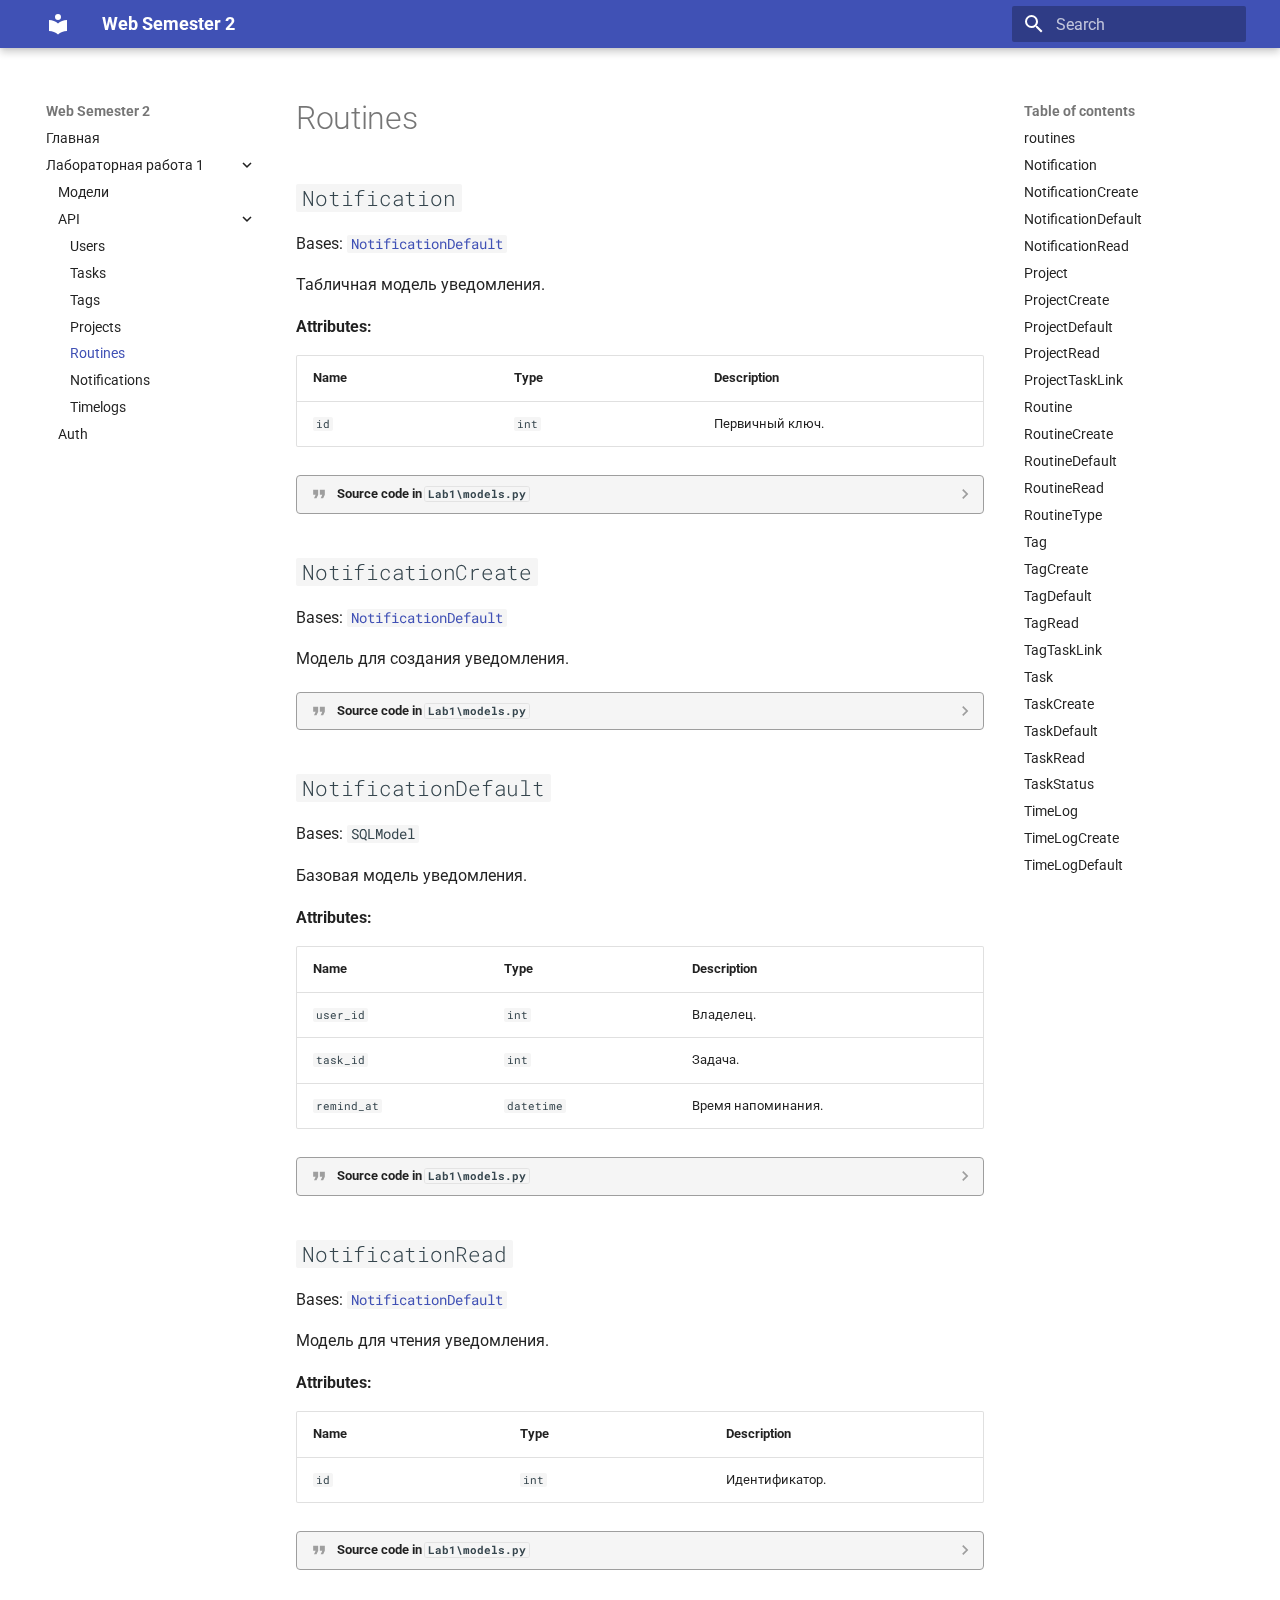
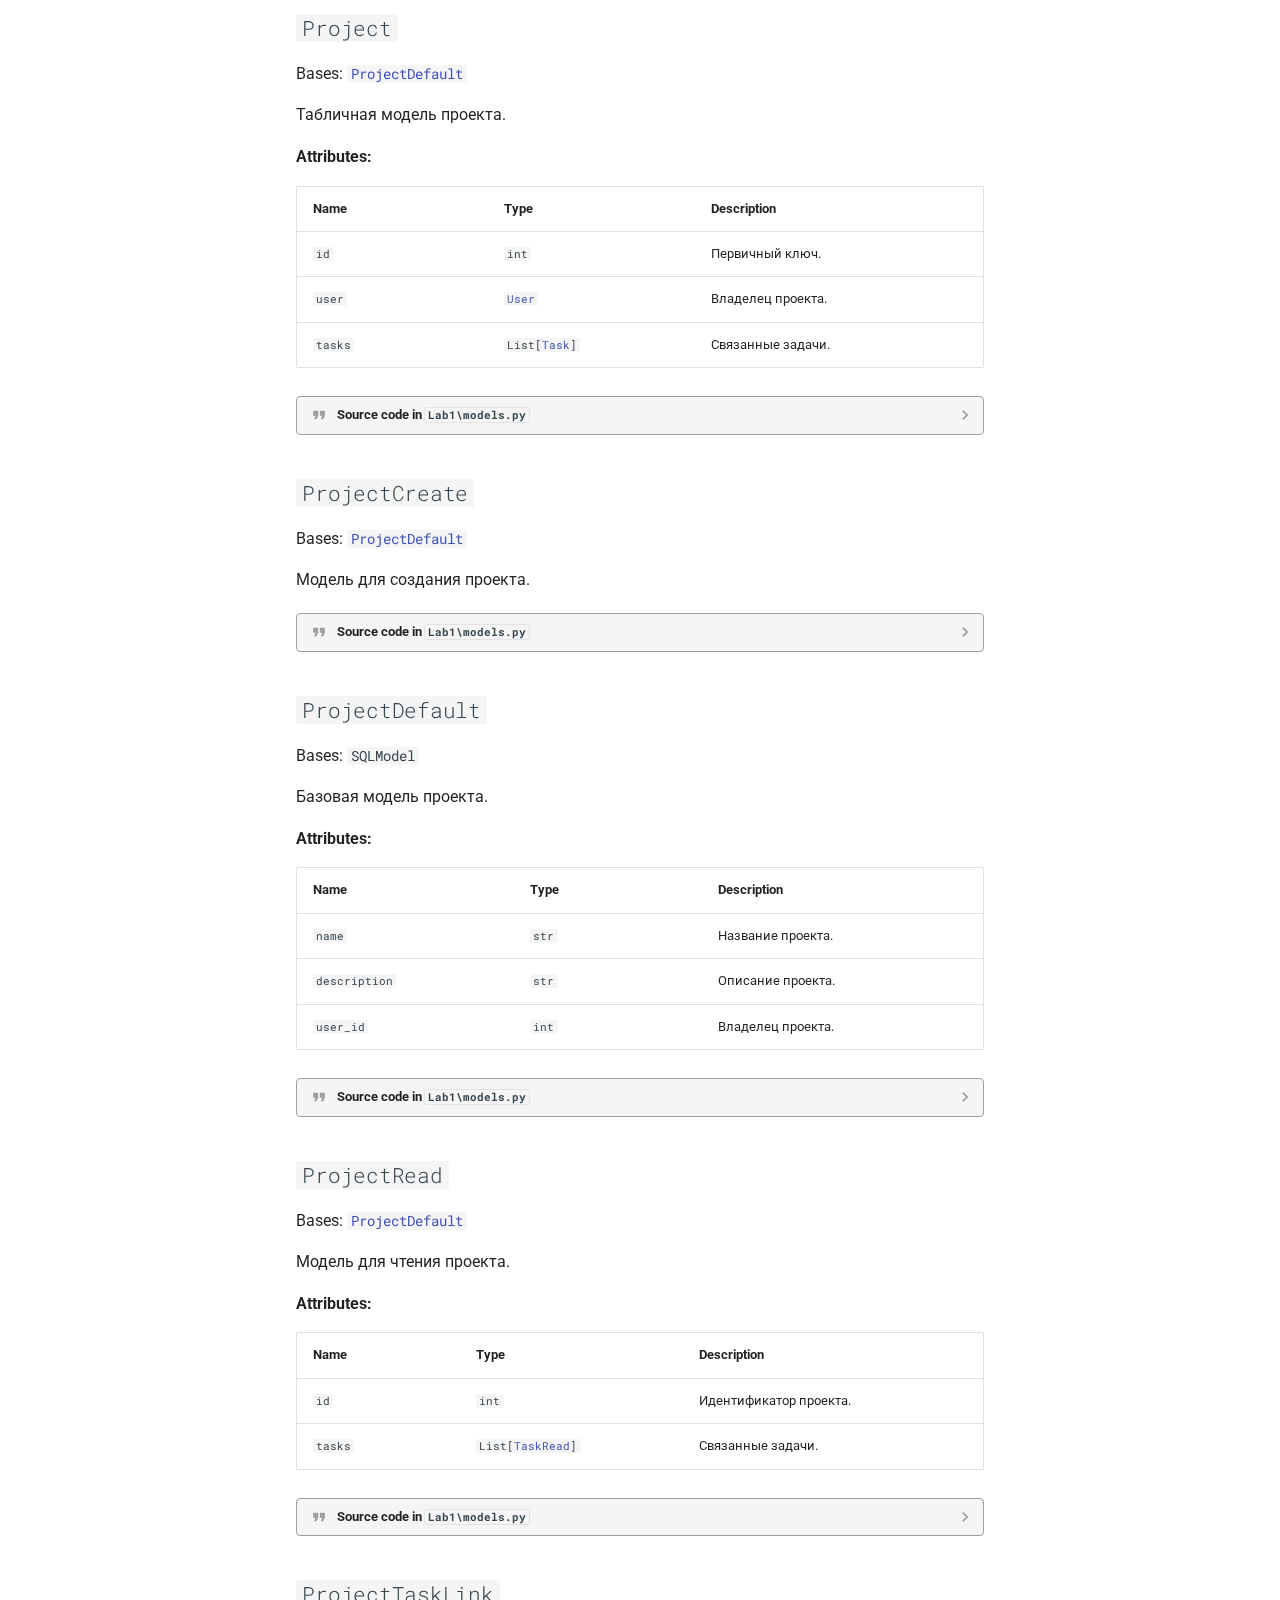
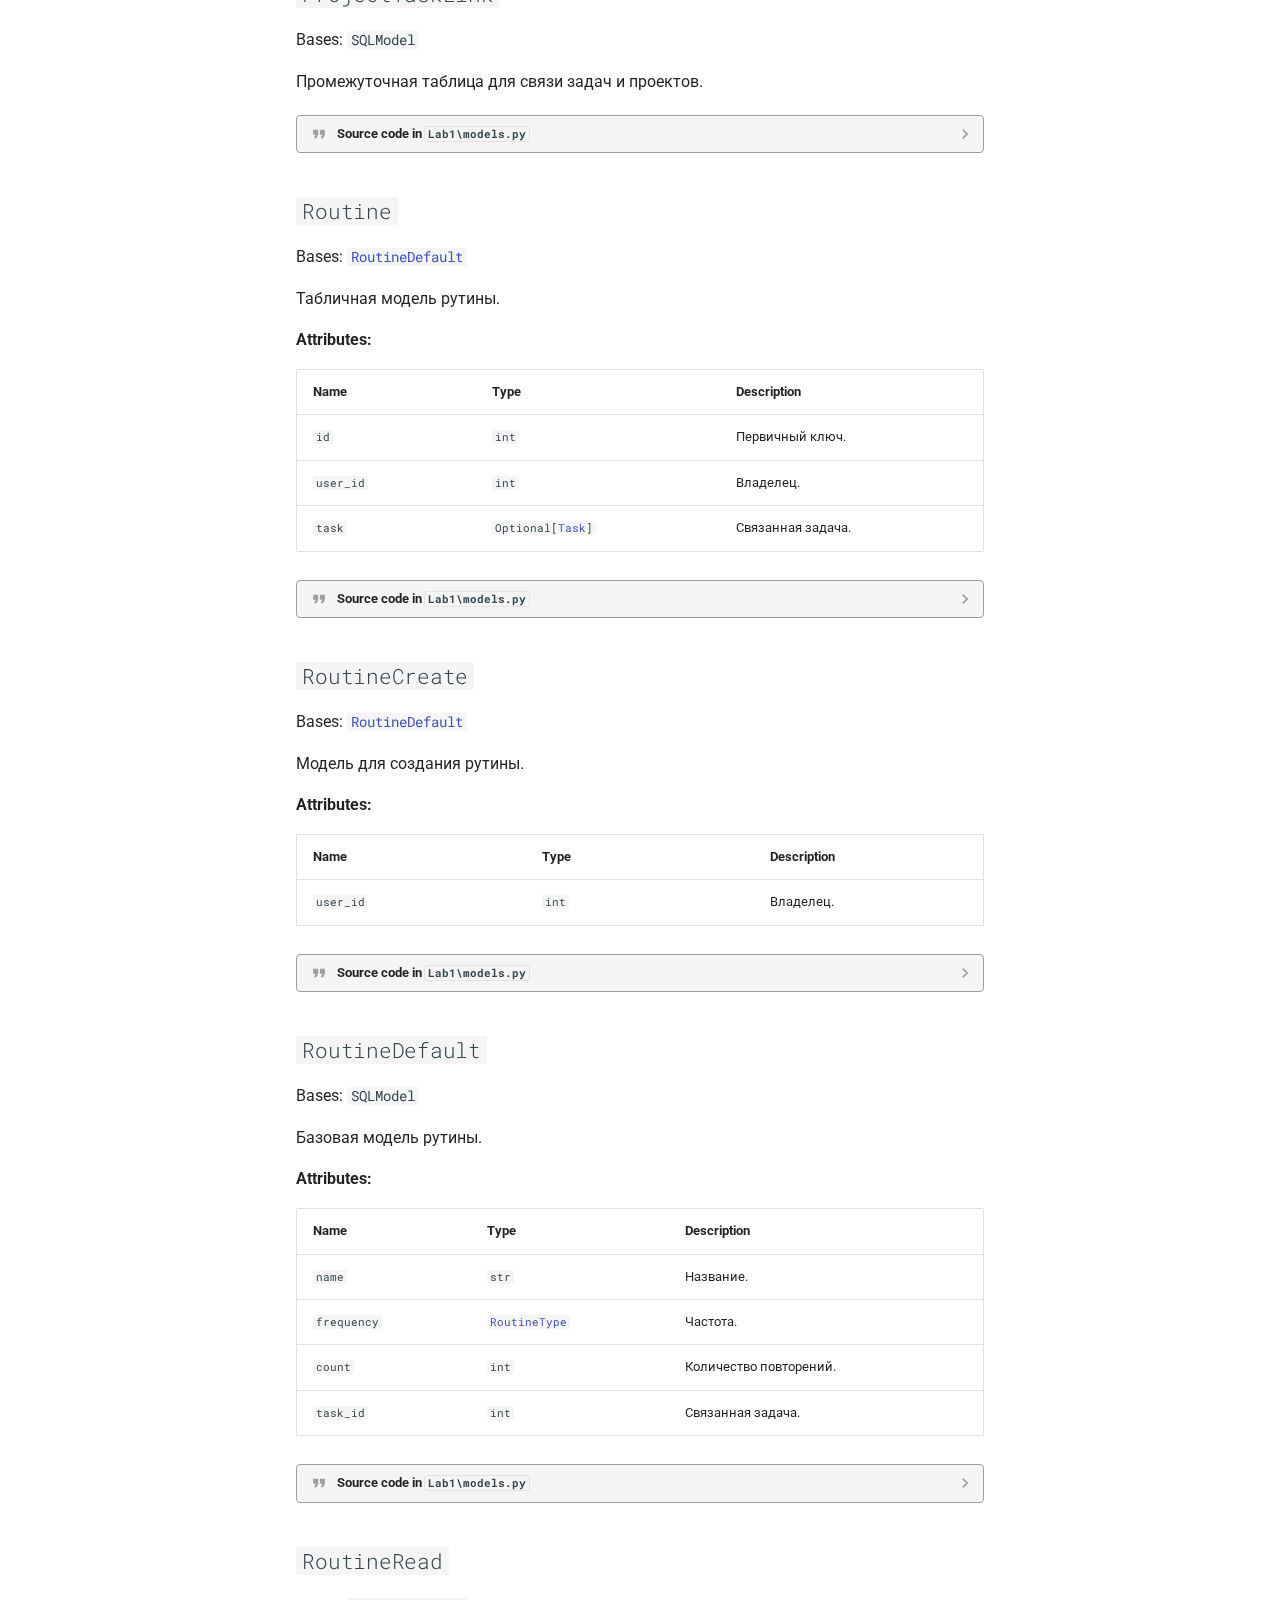
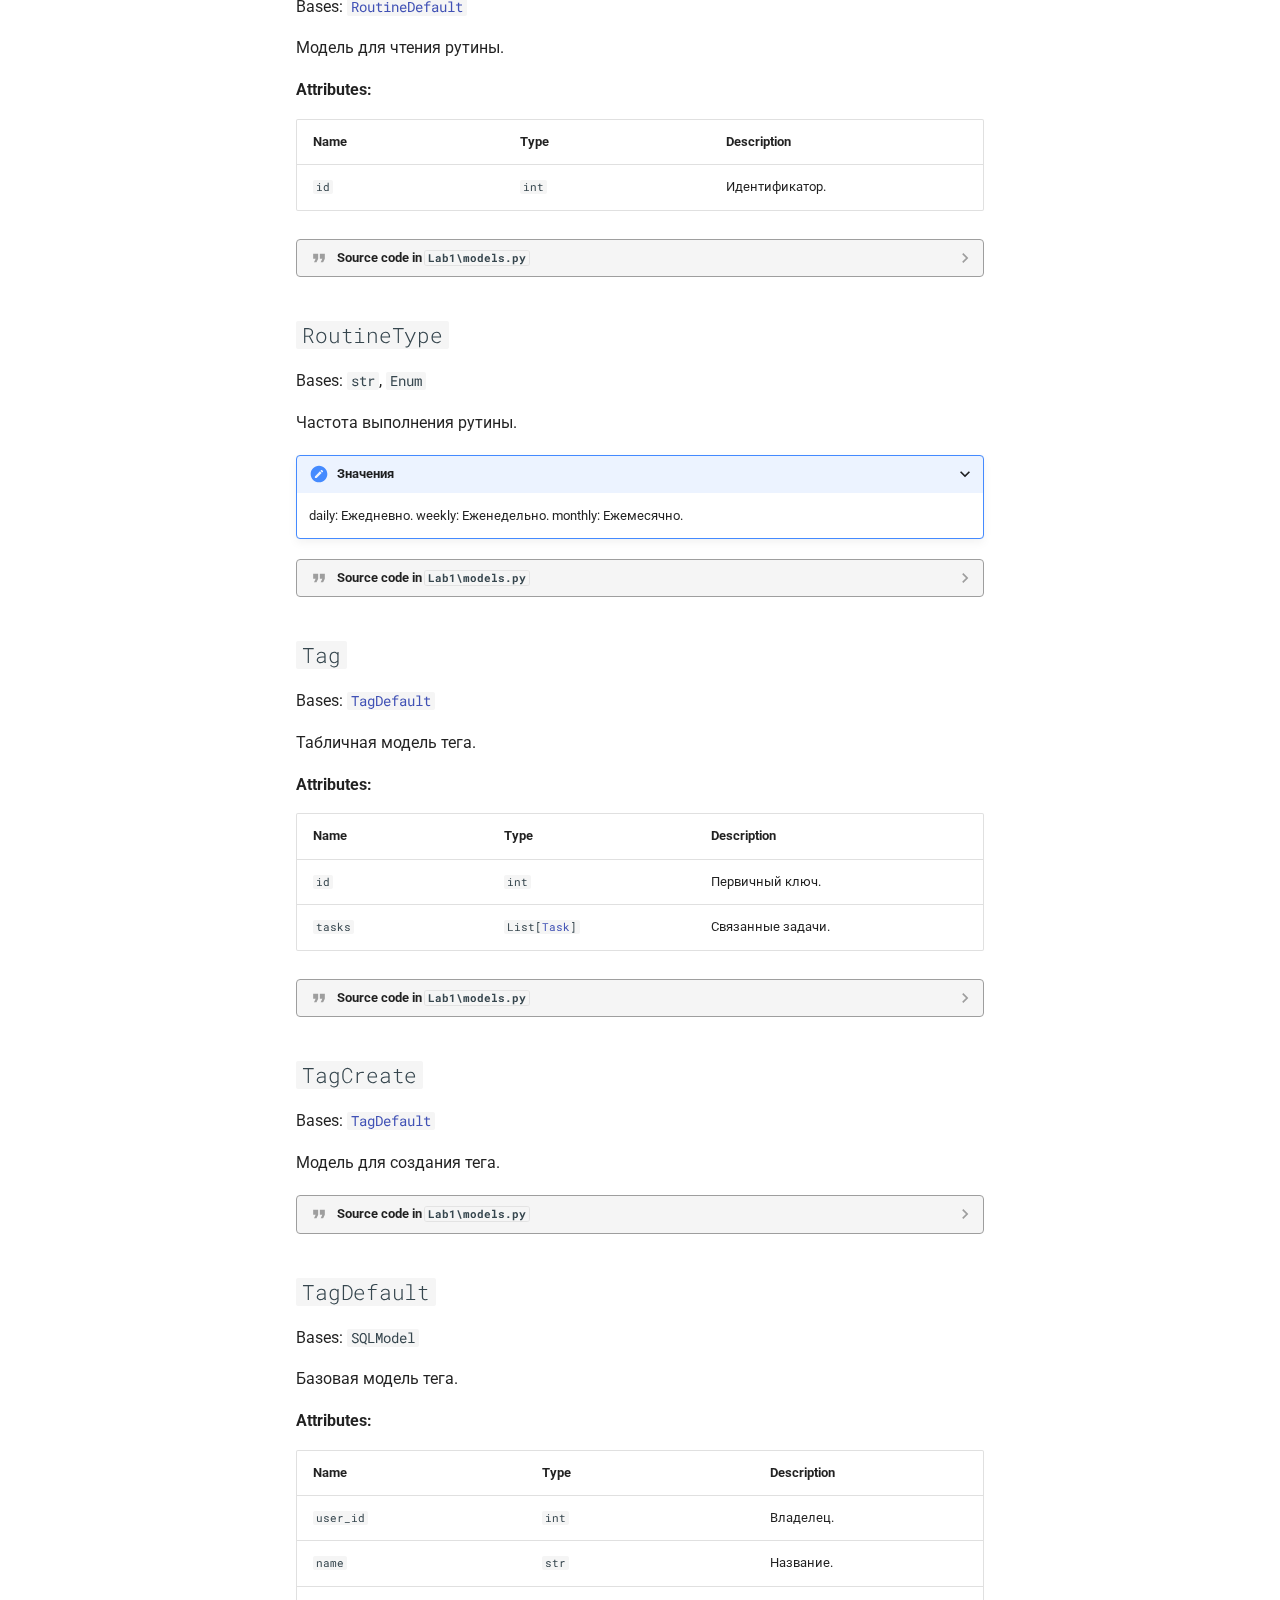
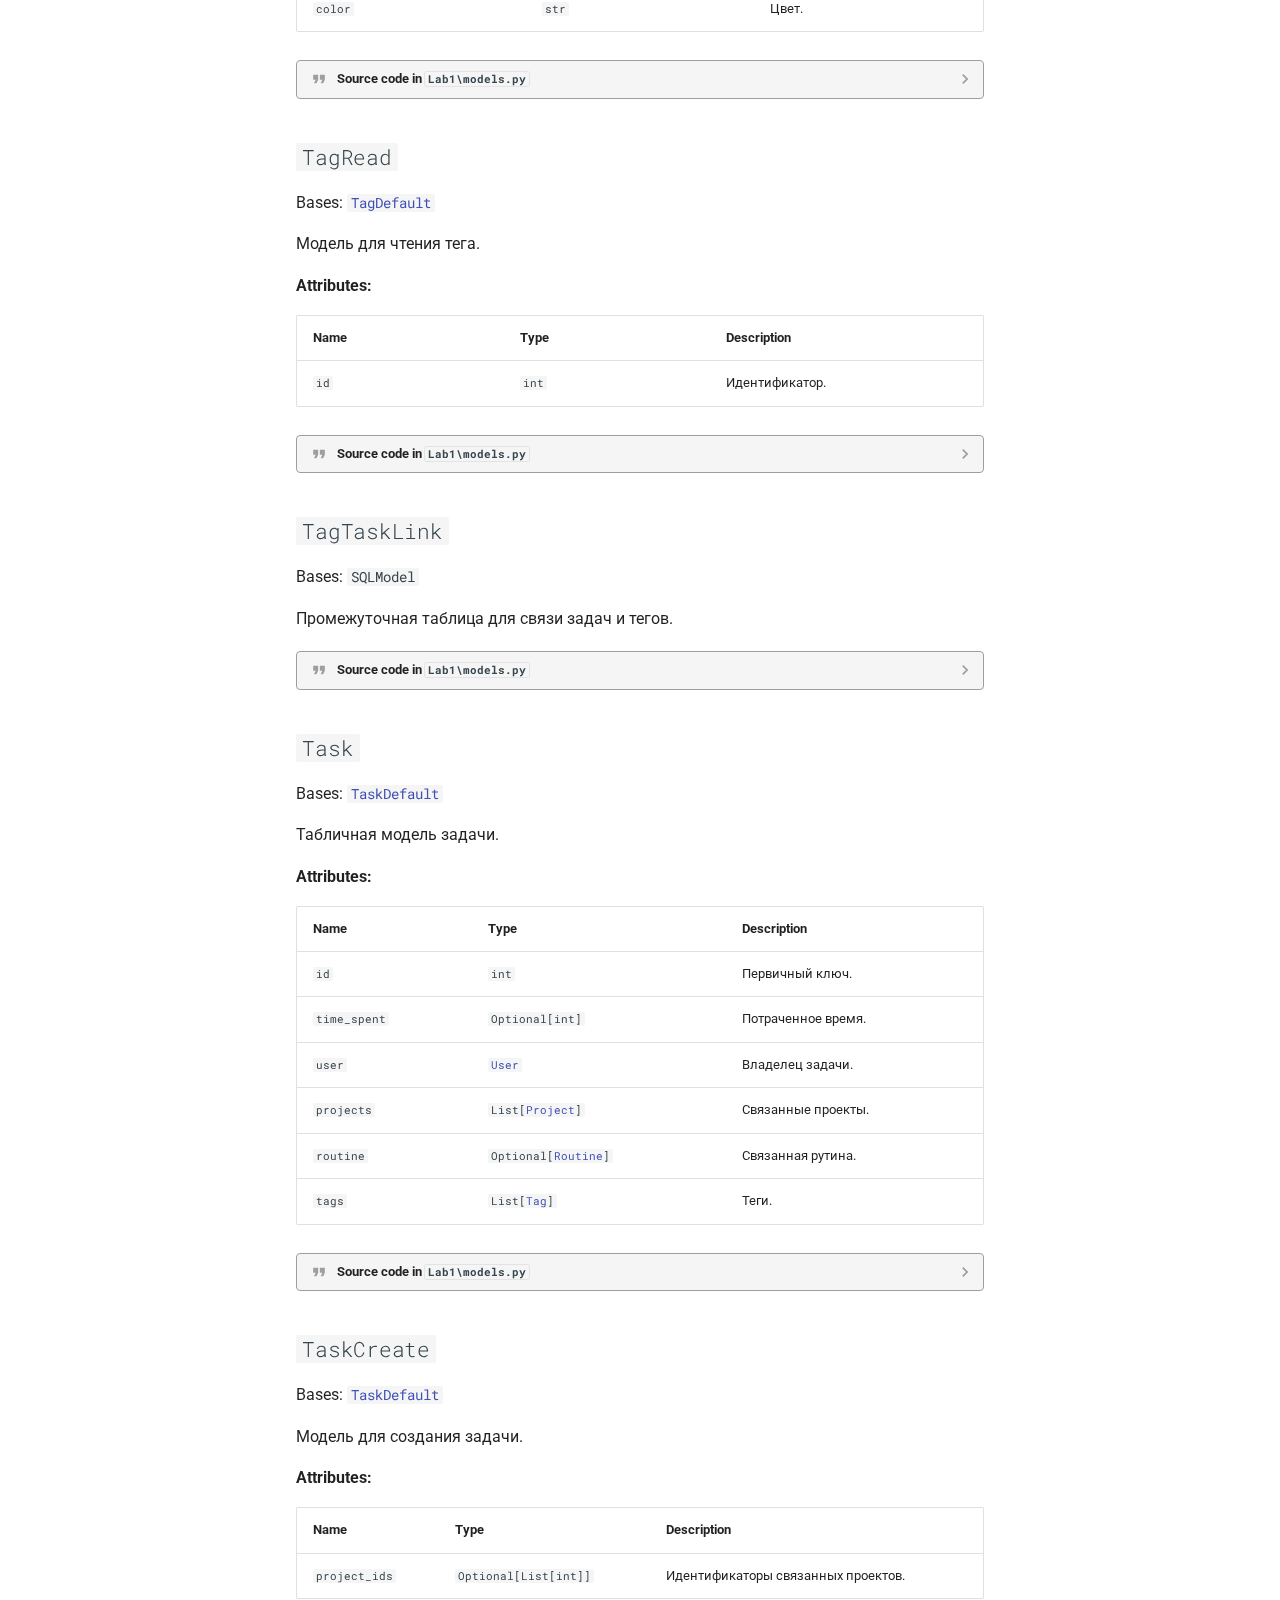
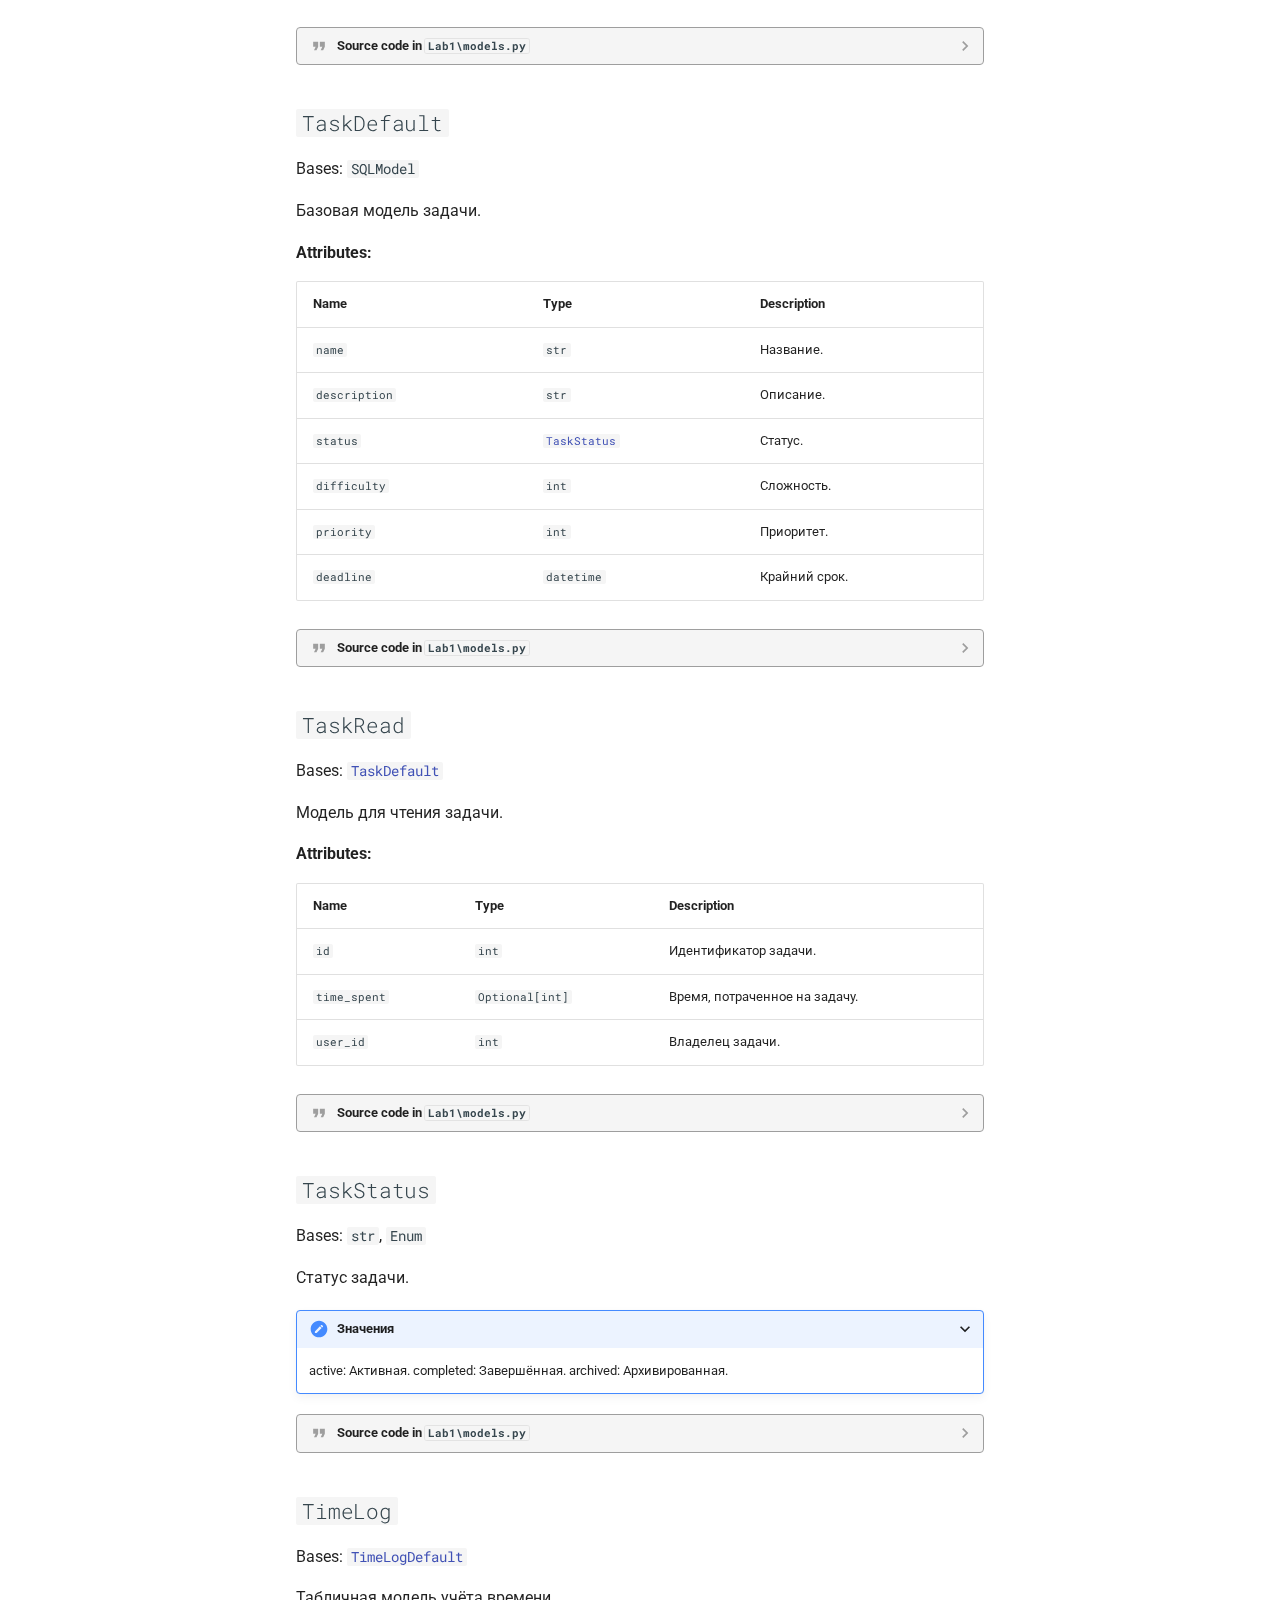
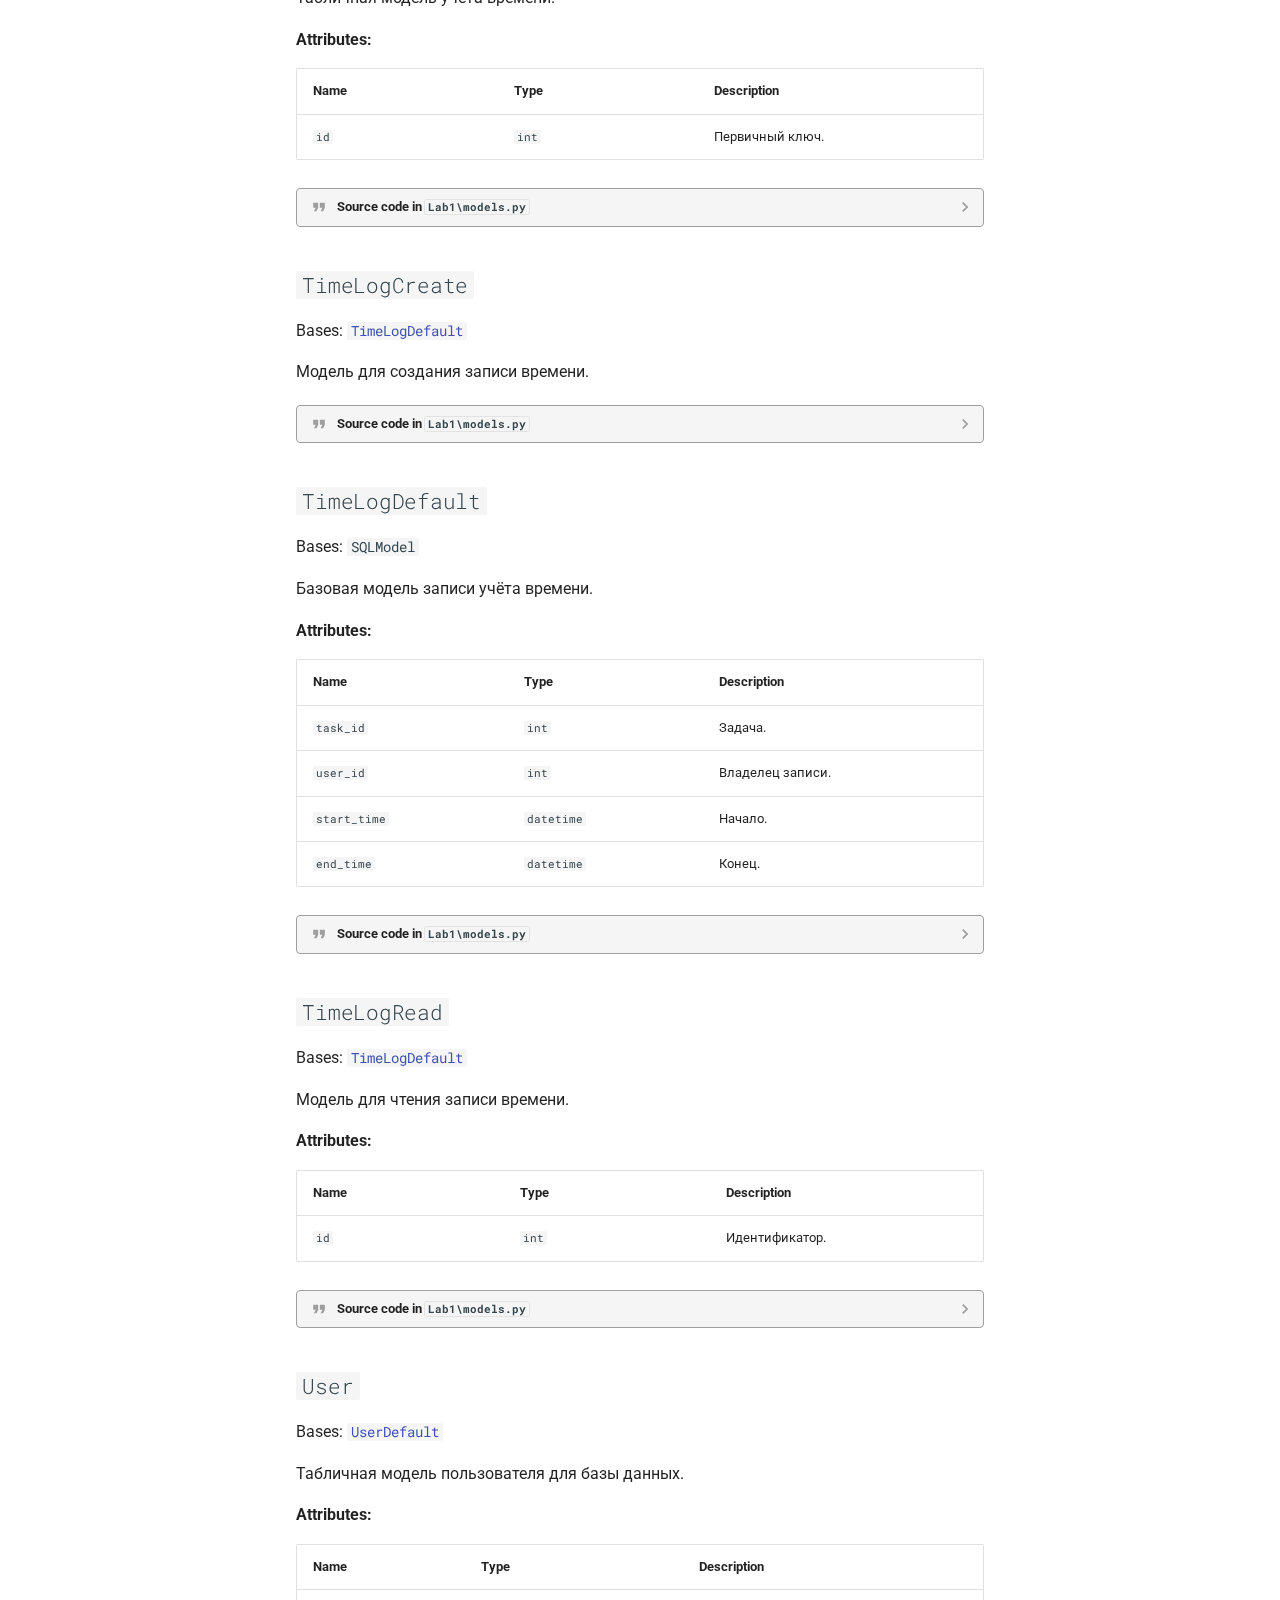
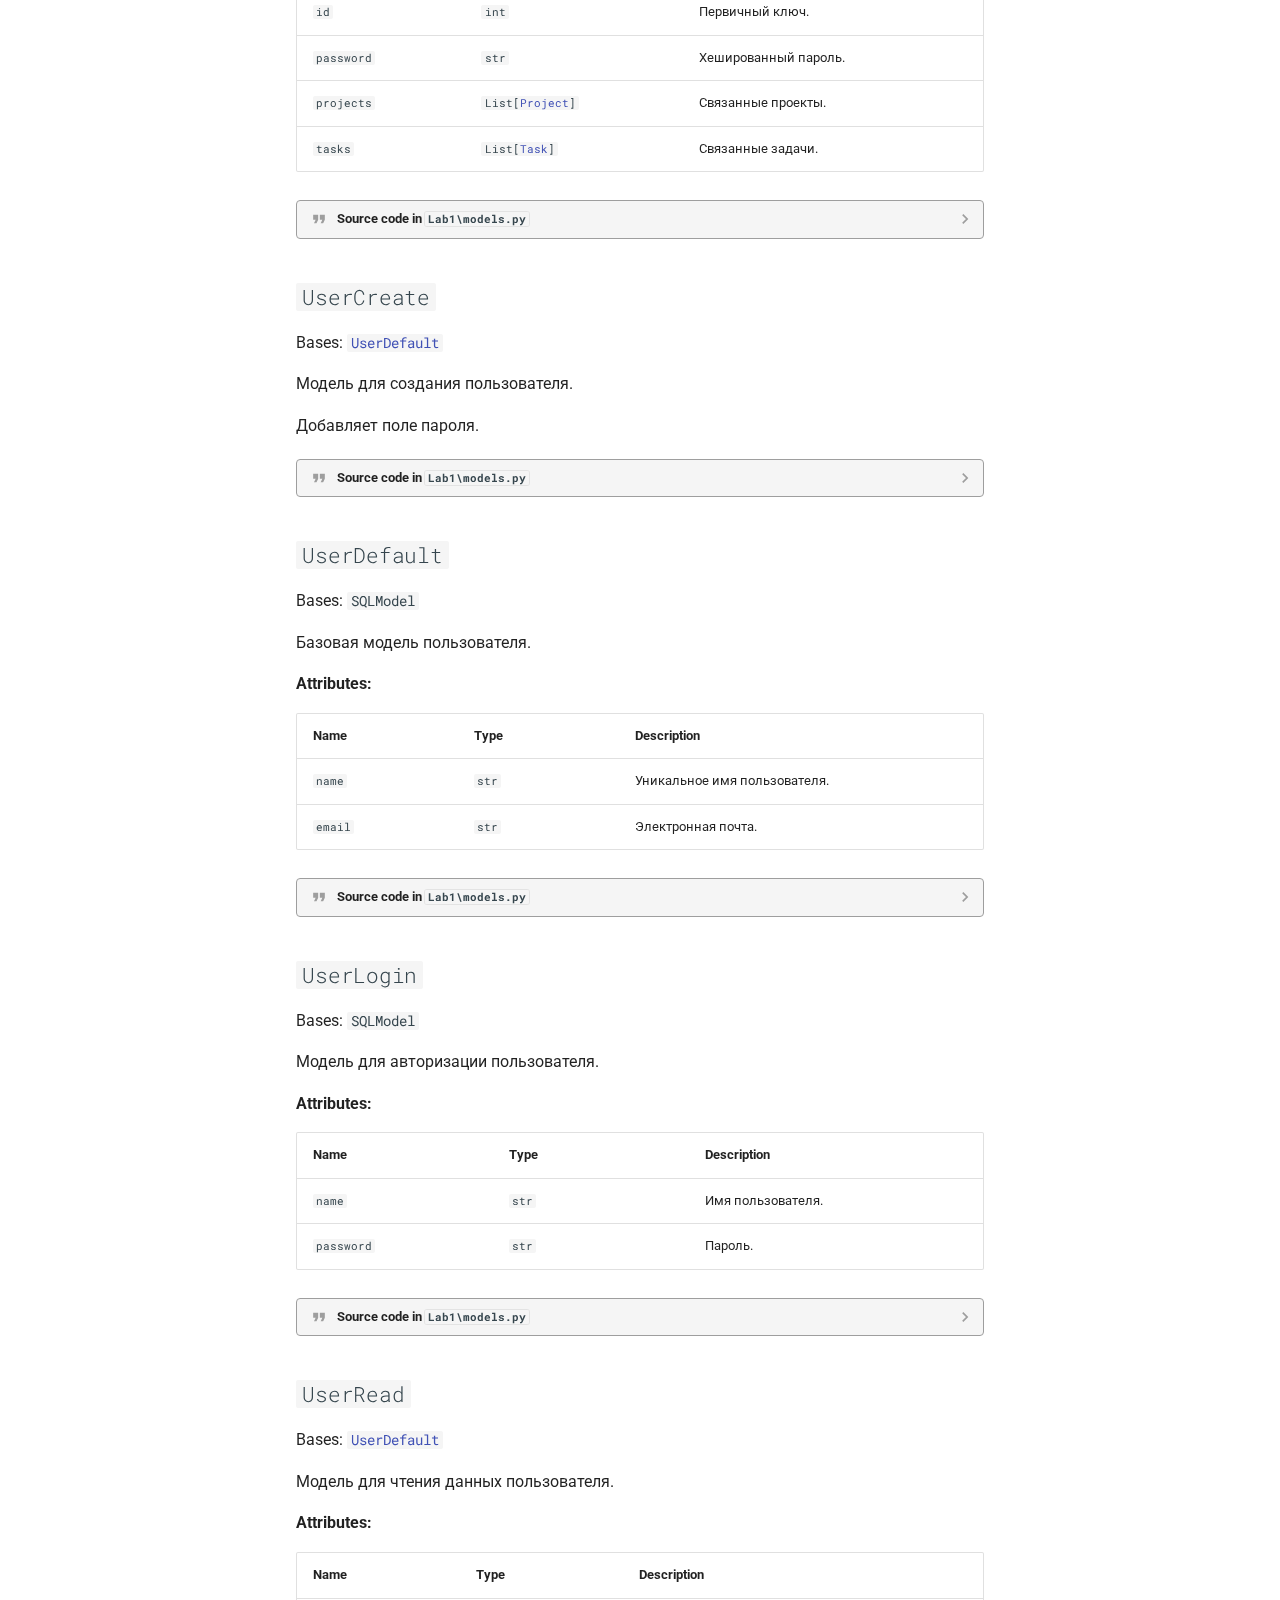
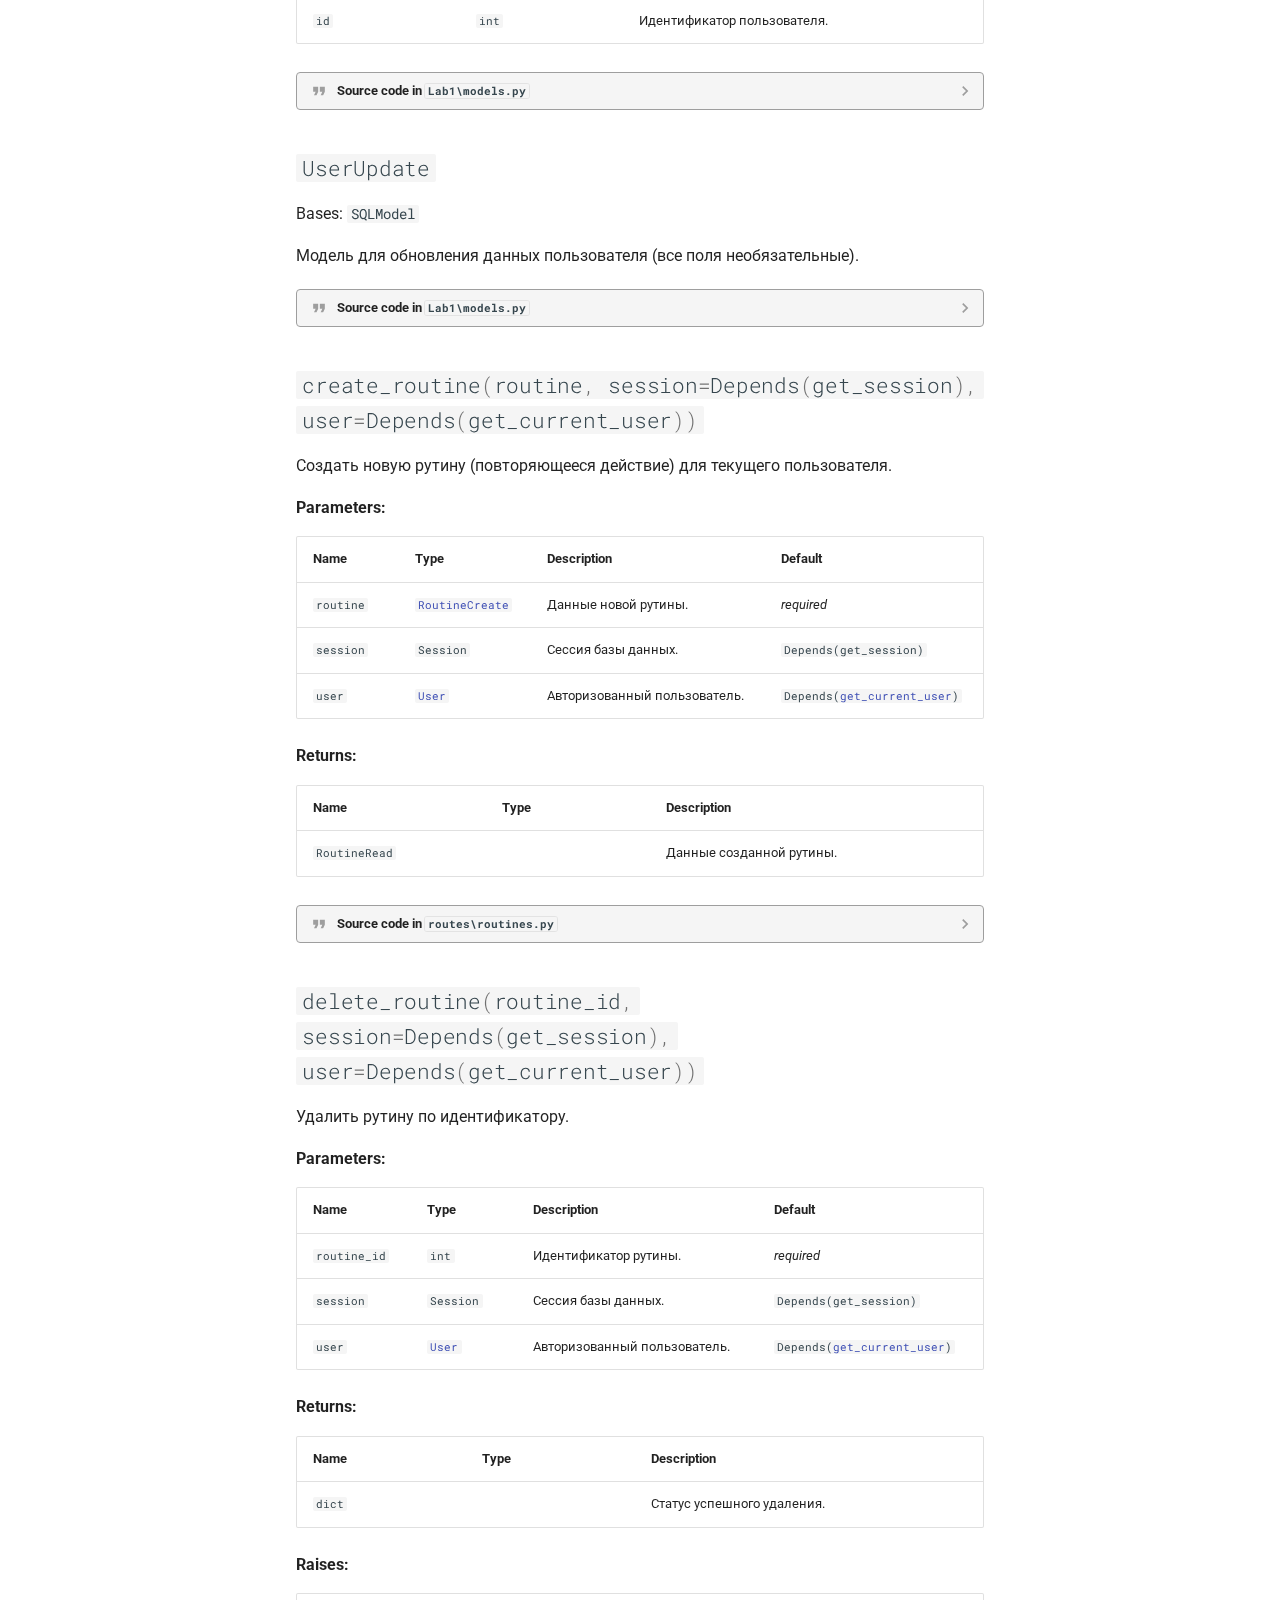
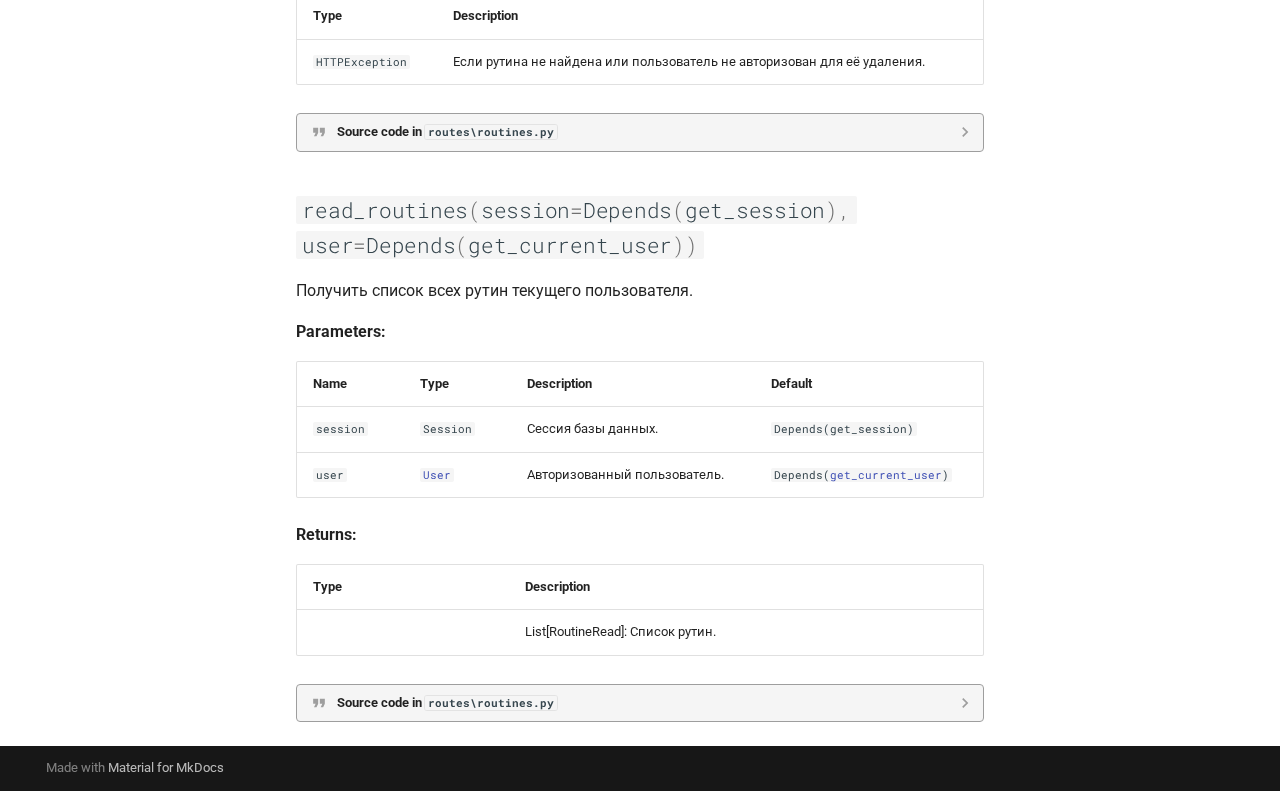
<file: routines/index.html>
<!doctype html>
<html lang="en" class="no-js">
  <head>
    
      <meta charset="utf-8">
      <meta name="viewport" content="width=device-width,initial-scale=1">
      
      
      
      
        <link rel="prev" href="../projects/">
      
      
        <link rel="next" href="../notifications/">
      
      
      <link rel="icon" href="../assets/images/favicon.png">
      <meta name="generator" content="mkdocs-1.6.1, mkdocs-material-9.6.12">
    
    
      
        <title>Routines - Web Semester 2</title>
      
    
    
      <link rel="stylesheet" href="../assets/stylesheets/main.2afb09e1.min.css">
      
      


    
    
      
    
    
      
        
        
        <link rel="preconnect" href="https://fonts.gstatic.com" crossorigin>
        <link rel="stylesheet" href="https://fonts.googleapis.com/css?family=Roboto:300,300i,400,400i,700,700i%7CRoboto+Mono:400,400i,700,700i&display=fallback">
        <style>:root{--md-text-font:"Roboto";--md-code-font:"Roboto Mono"}</style>
      
    
    
      <link rel="stylesheet" href="../assets/_mkdocstrings.css">
    
      <link rel="stylesheet" href="../stylesheets/extra.css">
    
    <script>__md_scope=new URL("..",location),__md_hash=e=>[...e].reduce(((e,_)=>(e<<5)-e+_.charCodeAt(0)),0),__md_get=(e,_=localStorage,t=__md_scope)=>JSON.parse(_.getItem(t.pathname+"."+e)),__md_set=(e,_,t=localStorage,a=__md_scope)=>{try{t.setItem(a.pathname+"."+e,JSON.stringify(_))}catch(e){}}</script>
    
      

    
    
    
  </head>
  
  
    <body dir="ltr">
  
    
    <input class="md-toggle" data-md-toggle="drawer" type="checkbox" id="__drawer" autocomplete="off">
    <input class="md-toggle" data-md-toggle="search" type="checkbox" id="__search" autocomplete="off">
    <label class="md-overlay" for="__drawer"></label>
    <div data-md-component="skip">
      
        
        <a href="#routes.routines" class="md-skip">
          Skip to content
        </a>
      
    </div>
    <div data-md-component="announce">
      
    </div>
    
    
      

  

<header class="md-header md-header--shadow" data-md-component="header">
  <nav class="md-header__inner md-grid" aria-label="Header">
    <a href=".." title="Web Semester 2" class="md-header__button md-logo" aria-label="Web Semester 2" data-md-component="logo">
      
  
  <svg xmlns="http://www.w3.org/2000/svg" viewBox="0 0 24 24"><path d="M12 8a3 3 0 0 0 3-3 3 3 0 0 0-3-3 3 3 0 0 0-3 3 3 3 0 0 0 3 3m0 3.54C9.64 9.35 6.5 8 3 8v11c3.5 0 6.64 1.35 9 3.54 2.36-2.19 5.5-3.54 9-3.54V8c-3.5 0-6.64 1.35-9 3.54"/></svg>

    </a>
    <label class="md-header__button md-icon" for="__drawer">
      
      <svg xmlns="http://www.w3.org/2000/svg" viewBox="0 0 24 24"><path d="M3 6h18v2H3zm0 5h18v2H3zm0 5h18v2H3z"/></svg>
    </label>
    <div class="md-header__title" data-md-component="header-title">
      <div class="md-header__ellipsis">
        <div class="md-header__topic">
          <span class="md-ellipsis">
            Web Semester 2
          </span>
        </div>
        <div class="md-header__topic" data-md-component="header-topic">
          <span class="md-ellipsis">
            
              Routines
            
          </span>
        </div>
      </div>
    </div>
    
    
      <script>var palette=__md_get("__palette");if(palette&&palette.color){if("(prefers-color-scheme)"===palette.color.media){var media=matchMedia("(prefers-color-scheme: light)"),input=document.querySelector(media.matches?"[data-md-color-media='(prefers-color-scheme: light)']":"[data-md-color-media='(prefers-color-scheme: dark)']");palette.color.media=input.getAttribute("data-md-color-media"),palette.color.scheme=input.getAttribute("data-md-color-scheme"),palette.color.primary=input.getAttribute("data-md-color-primary"),palette.color.accent=input.getAttribute("data-md-color-accent")}for(var[key,value]of Object.entries(palette.color))document.body.setAttribute("data-md-color-"+key,value)}</script>
    
    
    
      
      
        <label class="md-header__button md-icon" for="__search">
          
          <svg xmlns="http://www.w3.org/2000/svg" viewBox="0 0 24 24"><path d="M9.5 3A6.5 6.5 0 0 1 16 9.5c0 1.61-.59 3.09-1.56 4.23l.27.27h.79l5 5-1.5 1.5-5-5v-.79l-.27-.27A6.52 6.52 0 0 1 9.5 16 6.5 6.5 0 0 1 3 9.5 6.5 6.5 0 0 1 9.5 3m0 2C7 5 5 7 5 9.5S7 14 9.5 14 14 12 14 9.5 12 5 9.5 5"/></svg>
        </label>
        <div class="md-search" data-md-component="search" role="dialog">
  <label class="md-search__overlay" for="__search"></label>
  <div class="md-search__inner" role="search">
    <form class="md-search__form" name="search">
      <input type="text" class="md-search__input" name="query" aria-label="Search" placeholder="Search" autocapitalize="off" autocorrect="off" autocomplete="off" spellcheck="false" data-md-component="search-query" required>
      <label class="md-search__icon md-icon" for="__search">
        
        <svg xmlns="http://www.w3.org/2000/svg" viewBox="0 0 24 24"><path d="M9.5 3A6.5 6.5 0 0 1 16 9.5c0 1.61-.59 3.09-1.56 4.23l.27.27h.79l5 5-1.5 1.5-5-5v-.79l-.27-.27A6.52 6.52 0 0 1 9.5 16 6.5 6.5 0 0 1 3 9.5 6.5 6.5 0 0 1 9.5 3m0 2C7 5 5 7 5 9.5S7 14 9.5 14 14 12 14 9.5 12 5 9.5 5"/></svg>
        
        <svg xmlns="http://www.w3.org/2000/svg" viewBox="0 0 24 24"><path d="M20 11v2H8l5.5 5.5-1.42 1.42L4.16 12l7.92-7.92L13.5 5.5 8 11z"/></svg>
      </label>
      <nav class="md-search__options" aria-label="Search">
        
        <button type="reset" class="md-search__icon md-icon" title="Clear" aria-label="Clear" tabindex="-1">
          
          <svg xmlns="http://www.w3.org/2000/svg" viewBox="0 0 24 24"><path d="M19 6.41 17.59 5 12 10.59 6.41 5 5 6.41 10.59 12 5 17.59 6.41 19 12 13.41 17.59 19 19 17.59 13.41 12z"/></svg>
        </button>
      </nav>
      
    </form>
    <div class="md-search__output">
      <div class="md-search__scrollwrap" tabindex="0" data-md-scrollfix>
        <div class="md-search-result" data-md-component="search-result">
          <div class="md-search-result__meta">
            Initializing search
          </div>
          <ol class="md-search-result__list" role="presentation"></ol>
        </div>
      </div>
    </div>
  </div>
</div>
      
    
    
  </nav>
  
</header>
    
    <div class="md-container" data-md-component="container">
      
      
        
          
        
      
      <main class="md-main" data-md-component="main">
        <div class="md-main__inner md-grid">
          
            
              
              <div class="md-sidebar md-sidebar--primary" data-md-component="sidebar" data-md-type="navigation" >
                <div class="md-sidebar__scrollwrap">
                  <div class="md-sidebar__inner">
                    



<nav class="md-nav md-nav--primary" aria-label="Navigation" data-md-level="0">
  <label class="md-nav__title" for="__drawer">
    <a href=".." title="Web Semester 2" class="md-nav__button md-logo" aria-label="Web Semester 2" data-md-component="logo">
      
  
  <svg xmlns="http://www.w3.org/2000/svg" viewBox="0 0 24 24"><path d="M12 8a3 3 0 0 0 3-3 3 3 0 0 0-3-3 3 3 0 0 0-3 3 3 3 0 0 0 3 3m0 3.54C9.64 9.35 6.5 8 3 8v11c3.5 0 6.64 1.35 9 3.54 2.36-2.19 5.5-3.54 9-3.54V8c-3.5 0-6.64 1.35-9 3.54"/></svg>

    </a>
    Web Semester 2
  </label>
  
  <ul class="md-nav__list" data-md-scrollfix>
    
      
      
  
  
  
  
    <li class="md-nav__item">
      <a href=".." class="md-nav__link">
        
  
  
  <span class="md-ellipsis">
    Главная
    
  </span>
  

      </a>
    </li>
  

    
      
      
  
  
    
  
  
  
    
    
    
    
    
    <li class="md-nav__item md-nav__item--active md-nav__item--nested">
      
        
        
        <input class="md-nav__toggle md-toggle " type="checkbox" id="__nav_2" checked>
        
          
          <label class="md-nav__link" for="__nav_2" id="__nav_2_label" tabindex="0">
            
  
  
  <span class="md-ellipsis">
    Лабораторная работа 1
    
  </span>
  

            <span class="md-nav__icon md-icon"></span>
          </label>
        
        <nav class="md-nav" data-md-level="1" aria-labelledby="__nav_2_label" aria-expanded="true">
          <label class="md-nav__title" for="__nav_2">
            <span class="md-nav__icon md-icon"></span>
            Лабораторная работа 1
          </label>
          <ul class="md-nav__list" data-md-scrollfix>
            
              
                
  
  
  
  
    <li class="md-nav__item">
      <a href="../models/" class="md-nav__link">
        
  
  
  <span class="md-ellipsis">
    Модели
    
  </span>
  

      </a>
    </li>
  

              
            
              
                
  
  
    
  
  
  
    
    
    
    
    
    <li class="md-nav__item md-nav__item--active md-nav__item--nested">
      
        
        
        <input class="md-nav__toggle md-toggle " type="checkbox" id="__nav_2_2" checked>
        
          
          <label class="md-nav__link" for="__nav_2_2" id="__nav_2_2_label" tabindex="0">
            
  
  
  <span class="md-ellipsis">
    API
    
  </span>
  

            <span class="md-nav__icon md-icon"></span>
          </label>
        
        <nav class="md-nav" data-md-level="2" aria-labelledby="__nav_2_2_label" aria-expanded="true">
          <label class="md-nav__title" for="__nav_2_2">
            <span class="md-nav__icon md-icon"></span>
            API
          </label>
          <ul class="md-nav__list" data-md-scrollfix>
            
              
                
  
  
  
  
    <li class="md-nav__item">
      <a href="../users/" class="md-nav__link">
        
  
  
  <span class="md-ellipsis">
    Users
    
  </span>
  

      </a>
    </li>
  

              
            
              
                
  
  
  
  
    <li class="md-nav__item">
      <a href="../tasks/" class="md-nav__link">
        
  
  
  <span class="md-ellipsis">
    Tasks
    
  </span>
  

      </a>
    </li>
  

              
            
              
                
  
  
  
  
    <li class="md-nav__item">
      <a href="../tags/" class="md-nav__link">
        
  
  
  <span class="md-ellipsis">
    Tags
    
  </span>
  

      </a>
    </li>
  

              
            
              
                
  
  
  
  
    <li class="md-nav__item">
      <a href="../projects/" class="md-nav__link">
        
  
  
  <span class="md-ellipsis">
    Projects
    
  </span>
  

      </a>
    </li>
  

              
            
              
                
  
  
    
  
  
  
    <li class="md-nav__item md-nav__item--active">
      
      <input class="md-nav__toggle md-toggle" type="checkbox" id="__toc">
      
      
      
        <label class="md-nav__link md-nav__link--active" for="__toc">
          
  
  
  <span class="md-ellipsis">
    Routines
    
  </span>
  

          <span class="md-nav__icon md-icon"></span>
        </label>
      
      <a href="./" class="md-nav__link md-nav__link--active">
        
  
  
  <span class="md-ellipsis">
    Routines
    
  </span>
  

      </a>
      
        

<nav class="md-nav md-nav--secondary" aria-label="Table of contents">
  
  
  
  
    <label class="md-nav__title" for="__toc">
      <span class="md-nav__icon md-icon"></span>
      Table of contents
    </label>
    <ul class="md-nav__list" data-md-component="toc" data-md-scrollfix>
      
        <li class="md-nav__item">
  <a href="#routes.routines" class="md-nav__link">
    <span class="md-ellipsis">
      routines
    </span>
  </a>
  
</li>
      
        <li class="md-nav__item">
  <a href="#routes.routines.Notification" class="md-nav__link">
    <span class="md-ellipsis">
      Notification
    </span>
  </a>
  
</li>
      
        <li class="md-nav__item">
  <a href="#routes.routines.NotificationCreate" class="md-nav__link">
    <span class="md-ellipsis">
      NotificationCreate
    </span>
  </a>
  
</li>
      
        <li class="md-nav__item">
  <a href="#routes.routines.NotificationDefault" class="md-nav__link">
    <span class="md-ellipsis">
      NotificationDefault
    </span>
  </a>
  
</li>
      
        <li class="md-nav__item">
  <a href="#routes.routines.NotificationRead" class="md-nav__link">
    <span class="md-ellipsis">
      NotificationRead
    </span>
  </a>
  
</li>
      
        <li class="md-nav__item">
  <a href="#routes.routines.Project" class="md-nav__link">
    <span class="md-ellipsis">
      Project
    </span>
  </a>
  
</li>
      
        <li class="md-nav__item">
  <a href="#routes.routines.ProjectCreate" class="md-nav__link">
    <span class="md-ellipsis">
      ProjectCreate
    </span>
  </a>
  
</li>
      
        <li class="md-nav__item">
  <a href="#routes.routines.ProjectDefault" class="md-nav__link">
    <span class="md-ellipsis">
      ProjectDefault
    </span>
  </a>
  
</li>
      
        <li class="md-nav__item">
  <a href="#routes.routines.ProjectRead" class="md-nav__link">
    <span class="md-ellipsis">
      ProjectRead
    </span>
  </a>
  
</li>
      
        <li class="md-nav__item">
  <a href="#routes.routines.ProjectTaskLink" class="md-nav__link">
    <span class="md-ellipsis">
      ProjectTaskLink
    </span>
  </a>
  
</li>
      
        <li class="md-nav__item">
  <a href="#routes.routines.Routine" class="md-nav__link">
    <span class="md-ellipsis">
      Routine
    </span>
  </a>
  
</li>
      
        <li class="md-nav__item">
  <a href="#routes.routines.RoutineCreate" class="md-nav__link">
    <span class="md-ellipsis">
      RoutineCreate
    </span>
  </a>
  
</li>
      
        <li class="md-nav__item">
  <a href="#routes.routines.RoutineDefault" class="md-nav__link">
    <span class="md-ellipsis">
      RoutineDefault
    </span>
  </a>
  
</li>
      
        <li class="md-nav__item">
  <a href="#routes.routines.RoutineRead" class="md-nav__link">
    <span class="md-ellipsis">
      RoutineRead
    </span>
  </a>
  
</li>
      
        <li class="md-nav__item">
  <a href="#routes.routines.RoutineType" class="md-nav__link">
    <span class="md-ellipsis">
      RoutineType
    </span>
  </a>
  
</li>
      
        <li class="md-nav__item">
  <a href="#routes.routines.Tag" class="md-nav__link">
    <span class="md-ellipsis">
      Tag
    </span>
  </a>
  
</li>
      
        <li class="md-nav__item">
  <a href="#routes.routines.TagCreate" class="md-nav__link">
    <span class="md-ellipsis">
      TagCreate
    </span>
  </a>
  
</li>
      
        <li class="md-nav__item">
  <a href="#routes.routines.TagDefault" class="md-nav__link">
    <span class="md-ellipsis">
      TagDefault
    </span>
  </a>
  
</li>
      
        <li class="md-nav__item">
  <a href="#routes.routines.TagRead" class="md-nav__link">
    <span class="md-ellipsis">
      TagRead
    </span>
  </a>
  
</li>
      
        <li class="md-nav__item">
  <a href="#routes.routines.TagTaskLink" class="md-nav__link">
    <span class="md-ellipsis">
      TagTaskLink
    </span>
  </a>
  
</li>
      
        <li class="md-nav__item">
  <a href="#routes.routines.Task" class="md-nav__link">
    <span class="md-ellipsis">
      Task
    </span>
  </a>
  
</li>
      
        <li class="md-nav__item">
  <a href="#routes.routines.TaskCreate" class="md-nav__link">
    <span class="md-ellipsis">
      TaskCreate
    </span>
  </a>
  
</li>
      
        <li class="md-nav__item">
  <a href="#routes.routines.TaskDefault" class="md-nav__link">
    <span class="md-ellipsis">
      TaskDefault
    </span>
  </a>
  
</li>
      
        <li class="md-nav__item">
  <a href="#routes.routines.TaskRead" class="md-nav__link">
    <span class="md-ellipsis">
      TaskRead
    </span>
  </a>
  
</li>
      
        <li class="md-nav__item">
  <a href="#routes.routines.TaskStatus" class="md-nav__link">
    <span class="md-ellipsis">
      TaskStatus
    </span>
  </a>
  
</li>
      
        <li class="md-nav__item">
  <a href="#routes.routines.TimeLog" class="md-nav__link">
    <span class="md-ellipsis">
      TimeLog
    </span>
  </a>
  
</li>
      
        <li class="md-nav__item">
  <a href="#routes.routines.TimeLogCreate" class="md-nav__link">
    <span class="md-ellipsis">
      TimeLogCreate
    </span>
  </a>
  
</li>
      
        <li class="md-nav__item">
  <a href="#routes.routines.TimeLogDefault" class="md-nav__link">
    <span class="md-ellipsis">
      TimeLogDefault
    </span>
  </a>
  
</li>
      
        <li class="md-nav__item">
  <a href="#routes.routines.TimeLogRead" class="md-nav__link">
    <span class="md-ellipsis">
      TimeLogRead
    </span>
  </a>
  
</li>
      
        <li class="md-nav__item">
  <a href="#routes.routines.User" class="md-nav__link">
    <span class="md-ellipsis">
      User
    </span>
  </a>
  
</li>
      
        <li class="md-nav__item">
  <a href="#routes.routines.UserCreate" class="md-nav__link">
    <span class="md-ellipsis">
      UserCreate
    </span>
  </a>
  
</li>
      
        <li class="md-nav__item">
  <a href="#routes.routines.UserDefault" class="md-nav__link">
    <span class="md-ellipsis">
      UserDefault
    </span>
  </a>
  
</li>
      
        <li class="md-nav__item">
  <a href="#routes.routines.UserLogin" class="md-nav__link">
    <span class="md-ellipsis">
      UserLogin
    </span>
  </a>
  
</li>
      
        <li class="md-nav__item">
  <a href="#routes.routines.UserRead" class="md-nav__link">
    <span class="md-ellipsis">
      UserRead
    </span>
  </a>
  
</li>
      
        <li class="md-nav__item">
  <a href="#routes.routines.UserUpdate" class="md-nav__link">
    <span class="md-ellipsis">
      UserUpdate
    </span>
  </a>
  
</li>
      
        <li class="md-nav__item">
  <a href="#routes.routines.create_routine" class="md-nav__link">
    <span class="md-ellipsis">
      create_routine
    </span>
  </a>
  
</li>
      
        <li class="md-nav__item">
  <a href="#routes.routines.delete_routine" class="md-nav__link">
    <span class="md-ellipsis">
      delete_routine
    </span>
  </a>
  
</li>
      
        <li class="md-nav__item">
  <a href="#routes.routines.read_routines" class="md-nav__link">
    <span class="md-ellipsis">
      read_routines
    </span>
  </a>
  
</li>
      
    </ul>
  
</nav>
      
    </li>
  

              
            
              
                
  
  
  
  
    <li class="md-nav__item">
      <a href="../notifications/" class="md-nav__link">
        
  
  
  <span class="md-ellipsis">
    Notifications
    
  </span>
  

      </a>
    </li>
  

              
            
              
                
  
  
  
  
    <li class="md-nav__item">
      <a href="../timelogs/" class="md-nav__link">
        
  
  
  <span class="md-ellipsis">
    Timelogs
    
  </span>
  

      </a>
    </li>
  

              
            
          </ul>
        </nav>
      
    </li>
  

              
            
              
                
  
  
  
  
    <li class="md-nav__item">
      <a href="../auth/" class="md-nav__link">
        
  
  
  <span class="md-ellipsis">
    Auth
    
  </span>
  

      </a>
    </li>
  

              
            
          </ul>
        </nav>
      
    </li>
  

    
  </ul>
</nav>
                  </div>
                </div>
              </div>
            
            
              
              <div class="md-sidebar md-sidebar--secondary" data-md-component="sidebar" data-md-type="toc" >
                <div class="md-sidebar__scrollwrap">
                  <div class="md-sidebar__inner">
                    

<nav class="md-nav md-nav--secondary" aria-label="Table of contents">
  
  
  
  
    <label class="md-nav__title" for="__toc">
      <span class="md-nav__icon md-icon"></span>
      Table of contents
    </label>
    <ul class="md-nav__list" data-md-component="toc" data-md-scrollfix>
      
        <li class="md-nav__item">
  <a href="#routes.routines" class="md-nav__link">
    <span class="md-ellipsis">
      routines
    </span>
  </a>
  
</li>
      
        <li class="md-nav__item">
  <a href="#routes.routines.Notification" class="md-nav__link">
    <span class="md-ellipsis">
      Notification
    </span>
  </a>
  
</li>
      
        <li class="md-nav__item">
  <a href="#routes.routines.NotificationCreate" class="md-nav__link">
    <span class="md-ellipsis">
      NotificationCreate
    </span>
  </a>
  
</li>
      
        <li class="md-nav__item">
  <a href="#routes.routines.NotificationDefault" class="md-nav__link">
    <span class="md-ellipsis">
      NotificationDefault
    </span>
  </a>
  
</li>
      
        <li class="md-nav__item">
  <a href="#routes.routines.NotificationRead" class="md-nav__link">
    <span class="md-ellipsis">
      NotificationRead
    </span>
  </a>
  
</li>
      
        <li class="md-nav__item">
  <a href="#routes.routines.Project" class="md-nav__link">
    <span class="md-ellipsis">
      Project
    </span>
  </a>
  
</li>
      
        <li class="md-nav__item">
  <a href="#routes.routines.ProjectCreate" class="md-nav__link">
    <span class="md-ellipsis">
      ProjectCreate
    </span>
  </a>
  
</li>
      
        <li class="md-nav__item">
  <a href="#routes.routines.ProjectDefault" class="md-nav__link">
    <span class="md-ellipsis">
      ProjectDefault
    </span>
  </a>
  
</li>
      
        <li class="md-nav__item">
  <a href="#routes.routines.ProjectRead" class="md-nav__link">
    <span class="md-ellipsis">
      ProjectRead
    </span>
  </a>
  
</li>
      
        <li class="md-nav__item">
  <a href="#routes.routines.ProjectTaskLink" class="md-nav__link">
    <span class="md-ellipsis">
      ProjectTaskLink
    </span>
  </a>
  
</li>
      
        <li class="md-nav__item">
  <a href="#routes.routines.Routine" class="md-nav__link">
    <span class="md-ellipsis">
      Routine
    </span>
  </a>
  
</li>
      
        <li class="md-nav__item">
  <a href="#routes.routines.RoutineCreate" class="md-nav__link">
    <span class="md-ellipsis">
      RoutineCreate
    </span>
  </a>
  
</li>
      
        <li class="md-nav__item">
  <a href="#routes.routines.RoutineDefault" class="md-nav__link">
    <span class="md-ellipsis">
      RoutineDefault
    </span>
  </a>
  
</li>
      
        <li class="md-nav__item">
  <a href="#routes.routines.RoutineRead" class="md-nav__link">
    <span class="md-ellipsis">
      RoutineRead
    </span>
  </a>
  
</li>
      
        <li class="md-nav__item">
  <a href="#routes.routines.RoutineType" class="md-nav__link">
    <span class="md-ellipsis">
      RoutineType
    </span>
  </a>
  
</li>
      
        <li class="md-nav__item">
  <a href="#routes.routines.Tag" class="md-nav__link">
    <span class="md-ellipsis">
      Tag
    </span>
  </a>
  
</li>
      
        <li class="md-nav__item">
  <a href="#routes.routines.TagCreate" class="md-nav__link">
    <span class="md-ellipsis">
      TagCreate
    </span>
  </a>
  
</li>
      
        <li class="md-nav__item">
  <a href="#routes.routines.TagDefault" class="md-nav__link">
    <span class="md-ellipsis">
      TagDefault
    </span>
  </a>
  
</li>
      
        <li class="md-nav__item">
  <a href="#routes.routines.TagRead" class="md-nav__link">
    <span class="md-ellipsis">
      TagRead
    </span>
  </a>
  
</li>
      
        <li class="md-nav__item">
  <a href="#routes.routines.TagTaskLink" class="md-nav__link">
    <span class="md-ellipsis">
      TagTaskLink
    </span>
  </a>
  
</li>
      
        <li class="md-nav__item">
  <a href="#routes.routines.Task" class="md-nav__link">
    <span class="md-ellipsis">
      Task
    </span>
  </a>
  
</li>
      
        <li class="md-nav__item">
  <a href="#routes.routines.TaskCreate" class="md-nav__link">
    <span class="md-ellipsis">
      TaskCreate
    </span>
  </a>
  
</li>
      
        <li class="md-nav__item">
  <a href="#routes.routines.TaskDefault" class="md-nav__link">
    <span class="md-ellipsis">
      TaskDefault
    </span>
  </a>
  
</li>
      
        <li class="md-nav__item">
  <a href="#routes.routines.TaskRead" class="md-nav__link">
    <span class="md-ellipsis">
      TaskRead
    </span>
  </a>
  
</li>
      
        <li class="md-nav__item">
  <a href="#routes.routines.TaskStatus" class="md-nav__link">
    <span class="md-ellipsis">
      TaskStatus
    </span>
  </a>
  
</li>
      
        <li class="md-nav__item">
  <a href="#routes.routines.TimeLog" class="md-nav__link">
    <span class="md-ellipsis">
      TimeLog
    </span>
  </a>
  
</li>
      
        <li class="md-nav__item">
  <a href="#routes.routines.TimeLogCreate" class="md-nav__link">
    <span class="md-ellipsis">
      TimeLogCreate
    </span>
  </a>
  
</li>
      
        <li class="md-nav__item">
  <a href="#routes.routines.TimeLogDefault" class="md-nav__link">
    <span class="md-ellipsis">
      TimeLogDefault
    </span>
  </a>
  
</li>
      
        <li class="md-nav__item">
  <a href="#routes.routines.TimeLogRead" class="md-nav__link">
    <span class="md-ellipsis">
      TimeLogRead
    </span>
  </a>
  
</li>
      
        <li class="md-nav__item">
  <a href="#routes.routines.User" class="md-nav__link">
    <span class="md-ellipsis">
      User
    </span>
  </a>
  
</li>
      
        <li class="md-nav__item">
  <a href="#routes.routines.UserCreate" class="md-nav__link">
    <span class="md-ellipsis">
      UserCreate
    </span>
  </a>
  
</li>
      
        <li class="md-nav__item">
  <a href="#routes.routines.UserDefault" class="md-nav__link">
    <span class="md-ellipsis">
      UserDefault
    </span>
  </a>
  
</li>
      
        <li class="md-nav__item">
  <a href="#routes.routines.UserLogin" class="md-nav__link">
    <span class="md-ellipsis">
      UserLogin
    </span>
  </a>
  
</li>
      
        <li class="md-nav__item">
  <a href="#routes.routines.UserRead" class="md-nav__link">
    <span class="md-ellipsis">
      UserRead
    </span>
  </a>
  
</li>
      
        <li class="md-nav__item">
  <a href="#routes.routines.UserUpdate" class="md-nav__link">
    <span class="md-ellipsis">
      UserUpdate
    </span>
  </a>
  
</li>
      
        <li class="md-nav__item">
  <a href="#routes.routines.create_routine" class="md-nav__link">
    <span class="md-ellipsis">
      create_routine
    </span>
  </a>
  
</li>
      
        <li class="md-nav__item">
  <a href="#routes.routines.delete_routine" class="md-nav__link">
    <span class="md-ellipsis">
      delete_routine
    </span>
  </a>
  
</li>
      
        <li class="md-nav__item">
  <a href="#routes.routines.read_routines" class="md-nav__link">
    <span class="md-ellipsis">
      read_routines
    </span>
  </a>
  
</li>
      
    </ul>
  
</nav>
                  </div>
                </div>
              </div>
            
          
          
            <div class="md-content" data-md-component="content">
              <article class="md-content__inner md-typeset">
                
                  



  <h1>Routines</h1>

<div class="doc doc-object doc-module">



<a id="routes.routines"></a>
    <div class="doc doc-contents first">









  <div class="doc doc-children">








<div class="doc doc-object doc-class">



<h2 id="routes.routines.Notification" class="doc doc-heading">
            <code>Notification</code>


</h2>


    <div class="doc doc-contents ">
            <p class="doc doc-class-bases">
              Bases: <code><a class="autorefs autorefs-internal" title="NotificationDefault (models.NotificationDefault)" href="../models/#models.NotificationDefault">NotificationDefault</a></code></p>


        <p>Табличная модель уведомления.</p>


<p><span class="doc-section-title">Attributes:</span></p>
    <table>
      <thead>
        <tr>
          <th>Name</th>
          <th>Type</th>
          <th>Description</th>
        </tr>
      </thead>
      <tbody>
          <tr class="doc-section-item">
            <td><code><span title="routes.routines.Notification.id">id</span></code></td>
            <td>
                  <code><span title="int">int</span></code>
            </td>
            <td>
              <div class="doc-md-description">
                <p>Первичный ключ.</p>
              </div>
            </td>
          </tr>
      </tbody>
    </table>







              <details class="quote">
                <summary>Source code in <code>Lab1\models.py</code></summary>
                <div class="highlight"><table class="highlighttable"><tr><td class="linenos"><div class="linenodiv"><pre><span></span><span class="normal">391</span>
<span class="normal">392</span>
<span class="normal">393</span>
<span class="normal">394</span>
<span class="normal">395</span>
<span class="normal">396</span>
<span class="normal">397</span>
<span class="normal">398</span></pre></div></td><td class="code"><div><pre><span></span><code><span class="k">class</span><span class="w"> </span><span class="nc">Notification</span><span class="p">(</span><span class="n">NotificationDefault</span><span class="p">,</span> <span class="n">table</span><span class="o">=</span><span class="kc">True</span><span class="p">):</span>
<span class="w">    </span><span class="sd">&quot;&quot;&quot;</span>
<span class="sd">    Табличная модель уведомления.</span>

<span class="sd">    Attributes:</span>
<span class="sd">        id (int): Первичный ключ.</span>
<span class="sd">    &quot;&quot;&quot;</span>
    <span class="nb">id</span><span class="p">:</span> <span class="nb">int</span> <span class="o">=</span> <span class="n">Field</span><span class="p">(</span><span class="n">default</span><span class="o">=</span><span class="kc">None</span><span class="p">,</span> <span class="n">primary_key</span><span class="o">=</span><span class="kc">True</span><span class="p">)</span>
</code></pre></div></td></tr></table></div>
              </details>



  <div class="doc doc-children">











  </div>

    </div>

</div>

<div class="doc doc-object doc-class">



<h2 id="routes.routines.NotificationCreate" class="doc doc-heading">
            <code>NotificationCreate</code>


</h2>


    <div class="doc doc-contents ">
            <p class="doc doc-class-bases">
              Bases: <code><a class="autorefs autorefs-internal" title="NotificationDefault (models.NotificationDefault)" href="../models/#models.NotificationDefault">NotificationDefault</a></code></p>


        <p>Модель для создания уведомления.</p>







              <details class="quote">
                <summary>Source code in <code>Lab1\models.py</code></summary>
                <div class="highlight"><table class="highlighttable"><tr><td class="linenos"><div class="linenodiv"><pre><span></span><span class="normal">376</span>
<span class="normal">377</span>
<span class="normal">378</span></pre></div></td><td class="code"><div><pre><span></span><code><span class="k">class</span><span class="w"> </span><span class="nc">NotificationCreate</span><span class="p">(</span><span class="n">NotificationDefault</span><span class="p">):</span>
<span class="w">    </span><span class="sd">&quot;&quot;&quot;Модель для создания уведомления.&quot;&quot;&quot;</span>
    <span class="k">pass</span>
</code></pre></div></td></tr></table></div>
              </details>



  <div class="doc doc-children">











  </div>

    </div>

</div>

<div class="doc doc-object doc-class">



<h2 id="routes.routines.NotificationDefault" class="doc doc-heading">
            <code>NotificationDefault</code>


</h2>


    <div class="doc doc-contents ">
            <p class="doc doc-class-bases">
              Bases: <code><span title="sqlmodel.SQLModel">SQLModel</span></code></p>


        <p>Базовая модель уведомления.</p>


<p><span class="doc-section-title">Attributes:</span></p>
    <table>
      <thead>
        <tr>
          <th>Name</th>
          <th>Type</th>
          <th>Description</th>
        </tr>
      </thead>
      <tbody>
          <tr class="doc-section-item">
            <td><code><span title="routes.routines.NotificationDefault.user_id">user_id</span></code></td>
            <td>
                  <code><span title="int">int</span></code>
            </td>
            <td>
              <div class="doc-md-description">
                <p>Владелец.</p>
              </div>
            </td>
          </tr>
          <tr class="doc-section-item">
            <td><code><span title="routes.routines.NotificationDefault.task_id">task_id</span></code></td>
            <td>
                  <code><span title="int">int</span></code>
            </td>
            <td>
              <div class="doc-md-description">
                <p>Задача.</p>
              </div>
            </td>
          </tr>
          <tr class="doc-section-item">
            <td><code><span title="routes.routines.NotificationDefault.remind_at">remind_at</span></code></td>
            <td>
                  <code><span title="datetime.datetime">datetime</span></code>
            </td>
            <td>
              <div class="doc-md-description">
                <p>Время напоминания.</p>
              </div>
            </td>
          </tr>
      </tbody>
    </table>







              <details class="quote">
                <summary>Source code in <code>Lab1\models.py</code></summary>
                <div class="highlight"><table class="highlighttable"><tr><td class="linenos"><div class="linenodiv"><pre><span></span><span class="normal">362</span>
<span class="normal">363</span>
<span class="normal">364</span>
<span class="normal">365</span>
<span class="normal">366</span>
<span class="normal">367</span>
<span class="normal">368</span>
<span class="normal">369</span>
<span class="normal">370</span>
<span class="normal">371</span>
<span class="normal">372</span>
<span class="normal">373</span></pre></div></td><td class="code"><div><pre><span></span><code><span class="k">class</span><span class="w"> </span><span class="nc">NotificationDefault</span><span class="p">(</span><span class="n">SQLModel</span><span class="p">):</span>
<span class="w">    </span><span class="sd">&quot;&quot;&quot;</span>
<span class="sd">    Базовая модель уведомления.</span>

<span class="sd">    Attributes:</span>
<span class="sd">        user_id (int): Владелец.</span>
<span class="sd">        task_id (int): Задача.</span>
<span class="sd">        remind_at (datetime): Время напоминания.</span>
<span class="sd">    &quot;&quot;&quot;</span>
    <span class="n">user_id</span><span class="p">:</span> <span class="nb">int</span> <span class="o">=</span> <span class="n">Field</span><span class="p">(</span><span class="n">foreign_key</span><span class="o">=</span><span class="s2">&quot;user.id&quot;</span><span class="p">)</span>
    <span class="n">task_id</span><span class="p">:</span> <span class="nb">int</span> <span class="o">=</span> <span class="n">Field</span><span class="p">(</span><span class="n">foreign_key</span><span class="o">=</span><span class="s2">&quot;task.id&quot;</span><span class="p">)</span>
    <span class="n">remind_at</span><span class="p">:</span> <span class="n">datetime</span>
</code></pre></div></td></tr></table></div>
              </details>



  <div class="doc doc-children">











  </div>

    </div>

</div>

<div class="doc doc-object doc-class">



<h2 id="routes.routines.NotificationRead" class="doc doc-heading">
            <code>NotificationRead</code>


</h2>


    <div class="doc doc-contents ">
            <p class="doc doc-class-bases">
              Bases: <code><a class="autorefs autorefs-internal" title="NotificationDefault (models.NotificationDefault)" href="../models/#models.NotificationDefault">NotificationDefault</a></code></p>


        <p>Модель для чтения уведомления.</p>


<p><span class="doc-section-title">Attributes:</span></p>
    <table>
      <thead>
        <tr>
          <th>Name</th>
          <th>Type</th>
          <th>Description</th>
        </tr>
      </thead>
      <tbody>
          <tr class="doc-section-item">
            <td><code><span title="routes.routines.NotificationRead.id">id</span></code></td>
            <td>
                  <code><span title="int">int</span></code>
            </td>
            <td>
              <div class="doc-md-description">
                <p>Идентификатор.</p>
              </div>
            </td>
          </tr>
      </tbody>
    </table>







              <details class="quote">
                <summary>Source code in <code>Lab1\models.py</code></summary>
                <div class="highlight"><table class="highlighttable"><tr><td class="linenos"><div class="linenodiv"><pre><span></span><span class="normal">381</span>
<span class="normal">382</span>
<span class="normal">383</span>
<span class="normal">384</span>
<span class="normal">385</span>
<span class="normal">386</span>
<span class="normal">387</span>
<span class="normal">388</span></pre></div></td><td class="code"><div><pre><span></span><code><span class="k">class</span><span class="w"> </span><span class="nc">NotificationRead</span><span class="p">(</span><span class="n">NotificationDefault</span><span class="p">):</span>
<span class="w">    </span><span class="sd">&quot;&quot;&quot;</span>
<span class="sd">    Модель для чтения уведомления.</span>

<span class="sd">    Attributes:</span>
<span class="sd">        id (int): Идентификатор.</span>
<span class="sd">    &quot;&quot;&quot;</span>
    <span class="nb">id</span><span class="p">:</span> <span class="nb">int</span>
</code></pre></div></td></tr></table></div>
              </details>



  <div class="doc doc-children">











  </div>

    </div>

</div>

<div class="doc doc-object doc-class">



<h2 id="routes.routines.Project" class="doc doc-heading">
            <code>Project</code>


</h2>


    <div class="doc doc-contents ">
            <p class="doc doc-class-bases">
              Bases: <code><a class="autorefs autorefs-internal" title="ProjectDefault (models.ProjectDefault)" href="../models/#models.ProjectDefault">ProjectDefault</a></code></p>


        <p>Табличная модель проекта.</p>


<p><span class="doc-section-title">Attributes:</span></p>
    <table>
      <thead>
        <tr>
          <th>Name</th>
          <th>Type</th>
          <th>Description</th>
        </tr>
      </thead>
      <tbody>
          <tr class="doc-section-item">
            <td><code><span title="routes.routines.Project.id">id</span></code></td>
            <td>
                  <code><span title="int">int</span></code>
            </td>
            <td>
              <div class="doc-md-description">
                <p>Первичный ключ.</p>
              </div>
            </td>
          </tr>
          <tr class="doc-section-item">
            <td><code><span title="routes.routines.Project.user">user</span></code></td>
            <td>
                  <code><a class="autorefs autorefs-internal" title="User (models.User)" href="../models/#models.User">User</a></code>
            </td>
            <td>
              <div class="doc-md-description">
                <p>Владелец проекта.</p>
              </div>
            </td>
          </tr>
          <tr class="doc-section-item">
            <td><code><span title="routes.routines.Project.tasks">tasks</span></code></td>
            <td>
                  <code><span title="typing.List">List</span>[<a class="autorefs autorefs-internal" title="Task (models.Task)" href="../models/#models.Task">Task</a>]</code>
            </td>
            <td>
              <div class="doc-md-description">
                <p>Связанные задачи.</p>
              </div>
            </td>
          </tr>
      </tbody>
    </table>







              <details class="quote">
                <summary>Source code in <code>Lab1\models.py</code></summary>
                <div class="highlight"><table class="highlighttable"><tr><td class="linenos"><div class="linenodiv"><pre><span></span><span class="normal">114</span>
<span class="normal">115</span>
<span class="normal">116</span>
<span class="normal">117</span>
<span class="normal">118</span>
<span class="normal">119</span>
<span class="normal">120</span>
<span class="normal">121</span>
<span class="normal">122</span>
<span class="normal">123</span>
<span class="normal">124</span>
<span class="normal">125</span>
<span class="normal">126</span></pre></div></td><td class="code"><div><pre><span></span><code><span class="k">class</span><span class="w"> </span><span class="nc">Project</span><span class="p">(</span><span class="n">ProjectDefault</span><span class="p">,</span> <span class="n">table</span><span class="o">=</span><span class="kc">True</span><span class="p">):</span>
<span class="w">    </span><span class="sd">&quot;&quot;&quot;</span>
<span class="sd">    Табличная модель проекта.</span>

<span class="sd">    Attributes:</span>
<span class="sd">        id (int): Первичный ключ.</span>
<span class="sd">        user (User): Владелец проекта.</span>
<span class="sd">        tasks (List[Task]): Связанные задачи.</span>
<span class="sd">    &quot;&quot;&quot;</span>
    <span class="nb">id</span><span class="p">:</span> <span class="nb">int</span> <span class="o">=</span> <span class="n">Field</span><span class="p">(</span><span class="n">default</span><span class="o">=</span><span class="kc">None</span><span class="p">,</span> <span class="n">primary_key</span><span class="o">=</span><span class="kc">True</span><span class="p">)</span>
    <span class="n">user_id</span><span class="p">:</span> <span class="nb">int</span> <span class="o">=</span> <span class="n">Field</span><span class="p">(</span><span class="n">foreign_key</span><span class="o">=</span><span class="s2">&quot;user.id&quot;</span><span class="p">)</span>
    <span class="n">user</span><span class="p">:</span> <span class="n">Optional</span><span class="p">[</span><span class="n">User</span><span class="p">]</span> <span class="o">=</span> <span class="n">Relationship</span><span class="p">(</span><span class="n">back_populates</span><span class="o">=</span><span class="s2">&quot;projects&quot;</span><span class="p">)</span>
    <span class="n">tasks</span><span class="p">:</span> <span class="n">List</span><span class="p">[</span><span class="s2">&quot;Task&quot;</span><span class="p">]</span> <span class="o">=</span> <span class="n">Relationship</span><span class="p">(</span><span class="n">back_populates</span><span class="o">=</span><span class="s2">&quot;projects&quot;</span><span class="p">,</span> <span class="n">link_model</span><span class="o">=</span><span class="n">ProjectTaskLink</span><span class="p">)</span>
</code></pre></div></td></tr></table></div>
              </details>



  <div class="doc doc-children">











  </div>

    </div>

</div>

<div class="doc doc-object doc-class">



<h2 id="routes.routines.ProjectCreate" class="doc doc-heading">
            <code>ProjectCreate</code>


</h2>


    <div class="doc doc-contents ">
            <p class="doc doc-class-bases">
              Bases: <code><a class="autorefs autorefs-internal" title="ProjectDefault (models.ProjectDefault)" href="../models/#models.ProjectDefault">ProjectDefault</a></code></p>


        <p>Модель для создания проекта.</p>







              <details class="quote">
                <summary>Source code in <code>Lab1\models.py</code></summary>
                <div class="highlight"><table class="highlighttable"><tr><td class="linenos"><div class="linenodiv"><pre><span></span><span class="normal">97</span>
<span class="normal">98</span>
<span class="normal">99</span></pre></div></td><td class="code"><div><pre><span></span><code><span class="k">class</span><span class="w"> </span><span class="nc">ProjectCreate</span><span class="p">(</span><span class="n">ProjectDefault</span><span class="p">):</span>
<span class="w">    </span><span class="sd">&quot;&quot;&quot;Модель для создания проекта.&quot;&quot;&quot;</span>
    <span class="k">pass</span>
</code></pre></div></td></tr></table></div>
              </details>



  <div class="doc doc-children">











  </div>

    </div>

</div>

<div class="doc doc-object doc-class">



<h2 id="routes.routines.ProjectDefault" class="doc doc-heading">
            <code>ProjectDefault</code>


</h2>


    <div class="doc doc-contents ">
            <p class="doc doc-class-bases">
              Bases: <code><span title="sqlmodel.SQLModel">SQLModel</span></code></p>


        <p>Базовая модель проекта.</p>


<p><span class="doc-section-title">Attributes:</span></p>
    <table>
      <thead>
        <tr>
          <th>Name</th>
          <th>Type</th>
          <th>Description</th>
        </tr>
      </thead>
      <tbody>
          <tr class="doc-section-item">
            <td><code><span title="routes.routines.ProjectDefault.name">name</span></code></td>
            <td>
                  <code><span title="str">str</span></code>
            </td>
            <td>
              <div class="doc-md-description">
                <p>Название проекта.</p>
              </div>
            </td>
          </tr>
          <tr class="doc-section-item">
            <td><code><span title="routes.routines.ProjectDefault.description">description</span></code></td>
            <td>
                  <code><span title="str">str</span></code>
            </td>
            <td>
              <div class="doc-md-description">
                <p>Описание проекта.</p>
              </div>
            </td>
          </tr>
          <tr class="doc-section-item">
            <td><code><span title="routes.routines.ProjectDefault.user_id">user_id</span></code></td>
            <td>
                  <code><span title="int">int</span></code>
            </td>
            <td>
              <div class="doc-md-description">
                <p>Владелец проекта.</p>
              </div>
            </td>
          </tr>
      </tbody>
    </table>







              <details class="quote">
                <summary>Source code in <code>Lab1\models.py</code></summary>
                <div class="highlight"><table class="highlighttable"><tr><td class="linenos"><div class="linenodiv"><pre><span></span><span class="normal">83</span>
<span class="normal">84</span>
<span class="normal">85</span>
<span class="normal">86</span>
<span class="normal">87</span>
<span class="normal">88</span>
<span class="normal">89</span>
<span class="normal">90</span>
<span class="normal">91</span>
<span class="normal">92</span>
<span class="normal">93</span>
<span class="normal">94</span></pre></div></td><td class="code"><div><pre><span></span><code><span class="k">class</span><span class="w"> </span><span class="nc">ProjectDefault</span><span class="p">(</span><span class="n">SQLModel</span><span class="p">):</span>
<span class="w">    </span><span class="sd">&quot;&quot;&quot;</span>
<span class="sd">    Базовая модель проекта.</span>

<span class="sd">    Attributes:</span>
<span class="sd">        name (str): Название проекта.</span>
<span class="sd">        description (str): Описание проекта.</span>
<span class="sd">        user_id (int): Владелец проекта.</span>
<span class="sd">    &quot;&quot;&quot;</span>
    <span class="n">name</span><span class="p">:</span> <span class="nb">str</span>
    <span class="n">description</span><span class="p">:</span> <span class="nb">str</span>
    <span class="n">user_id</span><span class="p">:</span> <span class="nb">int</span> <span class="o">=</span> <span class="n">Field</span><span class="p">(</span><span class="n">foreign_key</span><span class="o">=</span><span class="s2">&quot;user.id&quot;</span><span class="p">)</span>
</code></pre></div></td></tr></table></div>
              </details>



  <div class="doc doc-children">











  </div>

    </div>

</div>

<div class="doc doc-object doc-class">



<h2 id="routes.routines.ProjectRead" class="doc doc-heading">
            <code>ProjectRead</code>


</h2>


    <div class="doc doc-contents ">
            <p class="doc doc-class-bases">
              Bases: <code><a class="autorefs autorefs-internal" title="ProjectDefault (models.ProjectDefault)" href="../models/#models.ProjectDefault">ProjectDefault</a></code></p>


        <p>Модель для чтения проекта.</p>


<p><span class="doc-section-title">Attributes:</span></p>
    <table>
      <thead>
        <tr>
          <th>Name</th>
          <th>Type</th>
          <th>Description</th>
        </tr>
      </thead>
      <tbody>
          <tr class="doc-section-item">
            <td><code><span title="routes.routines.ProjectRead.id">id</span></code></td>
            <td>
                  <code><span title="int">int</span></code>
            </td>
            <td>
              <div class="doc-md-description">
                <p>Идентификатор проекта.</p>
              </div>
            </td>
          </tr>
          <tr class="doc-section-item">
            <td><code><span title="routes.routines.ProjectRead.tasks">tasks</span></code></td>
            <td>
                  <code><span title="typing.List">List</span>[<a class="autorefs autorefs-internal" title="TaskRead (models.TaskRead)" href="../models/#models.TaskRead">TaskRead</a>]</code>
            </td>
            <td>
              <div class="doc-md-description">
                <p>Связанные задачи.</p>
              </div>
            </td>
          </tr>
      </tbody>
    </table>







              <details class="quote">
                <summary>Source code in <code>Lab1\models.py</code></summary>
                <div class="highlight"><table class="highlighttable"><tr><td class="linenos"><div class="linenodiv"><pre><span></span><span class="normal">102</span>
<span class="normal">103</span>
<span class="normal">104</span>
<span class="normal">105</span>
<span class="normal">106</span>
<span class="normal">107</span>
<span class="normal">108</span>
<span class="normal">109</span>
<span class="normal">110</span>
<span class="normal">111</span></pre></div></td><td class="code"><div><pre><span></span><code><span class="k">class</span><span class="w"> </span><span class="nc">ProjectRead</span><span class="p">(</span><span class="n">ProjectDefault</span><span class="p">):</span>
<span class="w">    </span><span class="sd">&quot;&quot;&quot;</span>
<span class="sd">    Модель для чтения проекта.</span>

<span class="sd">    Attributes:</span>
<span class="sd">        id (int): Идентификатор проекта.</span>
<span class="sd">        tasks (List[TaskRead]): Связанные задачи.</span>
<span class="sd">    &quot;&quot;&quot;</span>
    <span class="nb">id</span><span class="p">:</span> <span class="nb">int</span>
    <span class="n">tasks</span><span class="p">:</span> <span class="n">List</span><span class="p">[</span><span class="s2">&quot;TaskRead&quot;</span><span class="p">]</span> <span class="o">=</span> <span class="p">[]</span>
</code></pre></div></td></tr></table></div>
              </details>



  <div class="doc doc-children">











  </div>

    </div>

</div>

<div class="doc doc-object doc-class">



<h2 id="routes.routines.ProjectTaskLink" class="doc doc-heading">
            <code>ProjectTaskLink</code>


</h2>


    <div class="doc doc-contents ">
            <p class="doc doc-class-bases">
              Bases: <code><span title="sqlmodel.SQLModel">SQLModel</span></code></p>


        <p>Промежуточная таблица для связи задач и проектов.</p>







              <details class="quote">
                <summary>Source code in <code>Lab1\models.py</code></summary>
                <div class="highlight"><table class="highlighttable"><tr><td class="linenos"><div class="linenodiv"><pre><span></span><span class="normal">75</span>
<span class="normal">76</span>
<span class="normal">77</span>
<span class="normal">78</span>
<span class="normal">79</span>
<span class="normal">80</span></pre></div></td><td class="code"><div><pre><span></span><code><span class="k">class</span><span class="w"> </span><span class="nc">ProjectTaskLink</span><span class="p">(</span><span class="n">SQLModel</span><span class="p">,</span> <span class="n">table</span><span class="o">=</span><span class="kc">True</span><span class="p">):</span>
<span class="w">    </span><span class="sd">&quot;&quot;&quot;</span>
<span class="sd">    Промежуточная таблица для связи задач и проектов.</span>
<span class="sd">    &quot;&quot;&quot;</span>
    <span class="n">task_id</span><span class="p">:</span> <span class="nb">int</span> <span class="o">=</span> <span class="n">Field</span><span class="p">(</span><span class="n">default</span><span class="o">=</span><span class="kc">None</span><span class="p">,</span> <span class="n">foreign_key</span><span class="o">=</span><span class="s2">&quot;task.id&quot;</span><span class="p">,</span> <span class="n">primary_key</span><span class="o">=</span><span class="kc">True</span><span class="p">)</span>
    <span class="n">project_id</span><span class="p">:</span> <span class="nb">int</span> <span class="o">=</span> <span class="n">Field</span><span class="p">(</span><span class="n">default</span><span class="o">=</span><span class="kc">None</span><span class="p">,</span> <span class="n">foreign_key</span><span class="o">=</span><span class="s2">&quot;project.id&quot;</span><span class="p">,</span> <span class="n">primary_key</span><span class="o">=</span><span class="kc">True</span><span class="p">)</span>
</code></pre></div></td></tr></table></div>
              </details>



  <div class="doc doc-children">











  </div>

    </div>

</div>

<div class="doc doc-object doc-class">



<h2 id="routes.routines.Routine" class="doc doc-heading">
            <code>Routine</code>


</h2>


    <div class="doc doc-contents ">
            <p class="doc doc-class-bases">
              Bases: <code><a class="autorefs autorefs-internal" title="RoutineDefault (models.RoutineDefault)" href="../models/#models.RoutineDefault">RoutineDefault</a></code></p>


        <p>Табличная модель рутины.</p>


<p><span class="doc-section-title">Attributes:</span></p>
    <table>
      <thead>
        <tr>
          <th>Name</th>
          <th>Type</th>
          <th>Description</th>
        </tr>
      </thead>
      <tbody>
          <tr class="doc-section-item">
            <td><code><span title="routes.routines.Routine.id">id</span></code></td>
            <td>
                  <code><span title="int">int</span></code>
            </td>
            <td>
              <div class="doc-md-description">
                <p>Первичный ключ.</p>
              </div>
            </td>
          </tr>
          <tr class="doc-section-item">
            <td><code><span title="routes.routines.Routine.user_id">user_id</span></code></td>
            <td>
                  <code><span title="int">int</span></code>
            </td>
            <td>
              <div class="doc-md-description">
                <p>Владелец.</p>
              </div>
            </td>
          </tr>
          <tr class="doc-section-item">
            <td><code><span title="routes.routines.Routine.task">task</span></code></td>
            <td>
                  <code><span title="typing.Optional">Optional</span>[<a class="autorefs autorefs-internal" title="Task (models.Task)" href="../models/#models.Task">Task</a>]</code>
            </td>
            <td>
              <div class="doc-md-description">
                <p>Связанная задача.</p>
              </div>
            </td>
          </tr>
      </tbody>
    </table>







              <details class="quote">
                <summary>Source code in <code>Lab1\models.py</code></summary>
                <div class="highlight"><table class="highlighttable"><tr><td class="linenos"><div class="linenodiv"><pre><span></span><span class="normal">307</span>
<span class="normal">308</span>
<span class="normal">309</span>
<span class="normal">310</span>
<span class="normal">311</span>
<span class="normal">312</span>
<span class="normal">313</span>
<span class="normal">314</span>
<span class="normal">315</span>
<span class="normal">316</span>
<span class="normal">317</span>
<span class="normal">318</span></pre></div></td><td class="code"><div><pre><span></span><code><span class="k">class</span><span class="w"> </span><span class="nc">Routine</span><span class="p">(</span><span class="n">RoutineDefault</span><span class="p">,</span> <span class="n">table</span><span class="o">=</span><span class="kc">True</span><span class="p">):</span>
<span class="w">    </span><span class="sd">&quot;&quot;&quot;</span>
<span class="sd">    Табличная модель рутины.</span>

<span class="sd">    Attributes:</span>
<span class="sd">        id (int): Первичный ключ.</span>
<span class="sd">        user_id (int): Владелец.</span>
<span class="sd">        task (Optional[Task]): Связанная задача.</span>
<span class="sd">    &quot;&quot;&quot;</span>
    <span class="nb">id</span><span class="p">:</span> <span class="nb">int</span> <span class="o">=</span> <span class="n">Field</span><span class="p">(</span><span class="n">default</span><span class="o">=</span><span class="kc">None</span><span class="p">,</span> <span class="n">primary_key</span><span class="o">=</span><span class="kc">True</span><span class="p">)</span>
    <span class="n">user_id</span><span class="p">:</span> <span class="nb">int</span> <span class="o">=</span> <span class="n">Field</span><span class="p">(</span><span class="n">foreign_key</span><span class="o">=</span><span class="s2">&quot;user.id&quot;</span><span class="p">)</span>
    <span class="n">task</span><span class="p">:</span> <span class="n">Optional</span><span class="p">[</span><span class="s2">&quot;Task&quot;</span><span class="p">]</span> <span class="o">=</span> <span class="n">Relationship</span><span class="p">(</span><span class="n">back_populates</span><span class="o">=</span><span class="s2">&quot;routine&quot;</span><span class="p">)</span>
</code></pre></div></td></tr></table></div>
              </details>



  <div class="doc doc-children">











  </div>

    </div>

</div>

<div class="doc doc-object doc-class">



<h2 id="routes.routines.RoutineCreate" class="doc doc-heading">
            <code>RoutineCreate</code>


</h2>


    <div class="doc doc-contents ">
            <p class="doc doc-class-bases">
              Bases: <code><a class="autorefs autorefs-internal" title="RoutineDefault (models.RoutineDefault)" href="../models/#models.RoutineDefault">RoutineDefault</a></code></p>


        <p>Модель для создания рутины.</p>


<p><span class="doc-section-title">Attributes:</span></p>
    <table>
      <thead>
        <tr>
          <th>Name</th>
          <th>Type</th>
          <th>Description</th>
        </tr>
      </thead>
      <tbody>
          <tr class="doc-section-item">
            <td><code><span title="routes.routines.RoutineCreate.user_id">user_id</span></code></td>
            <td>
                  <code><span title="int">int</span></code>
            </td>
            <td>
              <div class="doc-md-description">
                <p>Владелец.</p>
              </div>
            </td>
          </tr>
      </tbody>
    </table>







              <details class="quote">
                <summary>Source code in <code>Lab1\models.py</code></summary>
                <div class="highlight"><table class="highlighttable"><tr><td class="linenos"><div class="linenodiv"><pre><span></span><span class="normal">287</span>
<span class="normal">288</span>
<span class="normal">289</span>
<span class="normal">290</span>
<span class="normal">291</span>
<span class="normal">292</span>
<span class="normal">293</span>
<span class="normal">294</span></pre></div></td><td class="code"><div><pre><span></span><code><span class="k">class</span><span class="w"> </span><span class="nc">RoutineCreate</span><span class="p">(</span><span class="n">RoutineDefault</span><span class="p">):</span>
<span class="w">    </span><span class="sd">&quot;&quot;&quot;</span>
<span class="sd">    Модель для создания рутины.</span>

<span class="sd">    Attributes:</span>
<span class="sd">        user_id (int): Владелец.</span>
<span class="sd">    &quot;&quot;&quot;</span>
    <span class="n">user_id</span><span class="p">:</span> <span class="nb">int</span> <span class="o">=</span> <span class="n">Field</span><span class="p">(</span><span class="n">foreign_key</span><span class="o">=</span><span class="s2">&quot;user.id&quot;</span><span class="p">)</span>
</code></pre></div></td></tr></table></div>
              </details>



  <div class="doc doc-children">











  </div>

    </div>

</div>

<div class="doc doc-object doc-class">



<h2 id="routes.routines.RoutineDefault" class="doc doc-heading">
            <code>RoutineDefault</code>


</h2>


    <div class="doc doc-contents ">
            <p class="doc doc-class-bases">
              Bases: <code><span title="sqlmodel.SQLModel">SQLModel</span></code></p>


        <p>Базовая модель рутины.</p>


<p><span class="doc-section-title">Attributes:</span></p>
    <table>
      <thead>
        <tr>
          <th>Name</th>
          <th>Type</th>
          <th>Description</th>
        </tr>
      </thead>
      <tbody>
          <tr class="doc-section-item">
            <td><code><span title="routes.routines.RoutineDefault.name">name</span></code></td>
            <td>
                  <code><span title="str">str</span></code>
            </td>
            <td>
              <div class="doc-md-description">
                <p>Название.</p>
              </div>
            </td>
          </tr>
          <tr class="doc-section-item">
            <td><code><span title="routes.routines.RoutineDefault.frequency">frequency</span></code></td>
            <td>
                  <code><a class="autorefs autorefs-internal" title="RoutineType (models.RoutineType)" href="../models/#models.RoutineType">RoutineType</a></code>
            </td>
            <td>
              <div class="doc-md-description">
                <p>Частота.</p>
              </div>
            </td>
          </tr>
          <tr class="doc-section-item">
            <td><code><span title="routes.routines.RoutineDefault.count">count</span></code></td>
            <td>
                  <code><span title="int">int</span></code>
            </td>
            <td>
              <div class="doc-md-description">
                <p>Количество повторений.</p>
              </div>
            </td>
          </tr>
          <tr class="doc-section-item">
            <td><code><span title="routes.routines.RoutineDefault.task_id">task_id</span></code></td>
            <td>
                  <code><span title="int">int</span></code>
            </td>
            <td>
              <div class="doc-md-description">
                <p>Связанная задача.</p>
              </div>
            </td>
          </tr>
      </tbody>
    </table>







              <details class="quote">
                <summary>Source code in <code>Lab1\models.py</code></summary>
                <div class="highlight"><table class="highlighttable"><tr><td class="linenos"><div class="linenodiv"><pre><span></span><span class="normal">271</span>
<span class="normal">272</span>
<span class="normal">273</span>
<span class="normal">274</span>
<span class="normal">275</span>
<span class="normal">276</span>
<span class="normal">277</span>
<span class="normal">278</span>
<span class="normal">279</span>
<span class="normal">280</span>
<span class="normal">281</span>
<span class="normal">282</span>
<span class="normal">283</span>
<span class="normal">284</span></pre></div></td><td class="code"><div><pre><span></span><code><span class="k">class</span><span class="w"> </span><span class="nc">RoutineDefault</span><span class="p">(</span><span class="n">SQLModel</span><span class="p">):</span>
<span class="w">    </span><span class="sd">&quot;&quot;&quot;</span>
<span class="sd">    Базовая модель рутины.</span>

<span class="sd">    Attributes:</span>
<span class="sd">        name (str): Название.</span>
<span class="sd">        frequency (RoutineType): Частота.</span>
<span class="sd">        count (int): Количество повторений.</span>
<span class="sd">        task_id (int): Связанная задача.</span>
<span class="sd">    &quot;&quot;&quot;</span>
    <span class="n">name</span><span class="p">:</span> <span class="nb">str</span>
    <span class="n">frequency</span><span class="p">:</span> <span class="n">RoutineType</span>
    <span class="n">count</span><span class="p">:</span> <span class="nb">int</span>
    <span class="n">task_id</span><span class="p">:</span> <span class="nb">int</span> <span class="o">=</span> <span class="n">Field</span><span class="p">(</span><span class="n">foreign_key</span><span class="o">=</span><span class="s2">&quot;task.id&quot;</span><span class="p">,</span> <span class="n">unique</span><span class="o">=</span><span class="kc">True</span><span class="p">)</span>
</code></pre></div></td></tr></table></div>
              </details>



  <div class="doc doc-children">











  </div>

    </div>

</div>

<div class="doc doc-object doc-class">



<h2 id="routes.routines.RoutineRead" class="doc doc-heading">
            <code>RoutineRead</code>


</h2>


    <div class="doc doc-contents ">
            <p class="doc doc-class-bases">
              Bases: <code><a class="autorefs autorefs-internal" title="RoutineDefault (models.RoutineDefault)" href="../models/#models.RoutineDefault">RoutineDefault</a></code></p>


        <p>Модель для чтения рутины.</p>


<p><span class="doc-section-title">Attributes:</span></p>
    <table>
      <thead>
        <tr>
          <th>Name</th>
          <th>Type</th>
          <th>Description</th>
        </tr>
      </thead>
      <tbody>
          <tr class="doc-section-item">
            <td><code><span title="routes.routines.RoutineRead.id">id</span></code></td>
            <td>
                  <code><span title="int">int</span></code>
            </td>
            <td>
              <div class="doc-md-description">
                <p>Идентификатор.</p>
              </div>
            </td>
          </tr>
      </tbody>
    </table>







              <details class="quote">
                <summary>Source code in <code>Lab1\models.py</code></summary>
                <div class="highlight"><table class="highlighttable"><tr><td class="linenos"><div class="linenodiv"><pre><span></span><span class="normal">297</span>
<span class="normal">298</span>
<span class="normal">299</span>
<span class="normal">300</span>
<span class="normal">301</span>
<span class="normal">302</span>
<span class="normal">303</span>
<span class="normal">304</span></pre></div></td><td class="code"><div><pre><span></span><code><span class="k">class</span><span class="w"> </span><span class="nc">RoutineRead</span><span class="p">(</span><span class="n">RoutineDefault</span><span class="p">):</span>
<span class="w">    </span><span class="sd">&quot;&quot;&quot;</span>
<span class="sd">    Модель для чтения рутины.</span>

<span class="sd">    Attributes:</span>
<span class="sd">        id (int): Идентификатор.</span>
<span class="sd">    &quot;&quot;&quot;</span>
    <span class="nb">id</span><span class="p">:</span> <span class="nb">int</span>
</code></pre></div></td></tr></table></div>
              </details>



  <div class="doc doc-children">











  </div>

    </div>

</div>

<div class="doc doc-object doc-class">



<h2 id="routes.routines.RoutineType" class="doc doc-heading">
            <code>RoutineType</code>


</h2>


    <div class="doc doc-contents ">
            <p class="doc doc-class-bases">
              Bases: <code><span title="str">str</span></code>, <code><span title="enum.Enum">Enum</span></code></p>


        <p>Частота выполнения рутины.</p>


<details class="значения" open>
  <summary>Значения</summary>
  <p>daily: Ежедневно.
weekly: Еженедельно.
monthly: Ежемесячно.</p>
</details>






              <details class="quote">
                <summary>Source code in <code>Lab1\models.py</code></summary>
                <div class="highlight"><table class="highlighttable"><tr><td class="linenos"><div class="linenodiv"><pre><span></span><span class="normal">257</span>
<span class="normal">258</span>
<span class="normal">259</span>
<span class="normal">260</span>
<span class="normal">261</span>
<span class="normal">262</span>
<span class="normal">263</span>
<span class="normal">264</span>
<span class="normal">265</span>
<span class="normal">266</span>
<span class="normal">267</span>
<span class="normal">268</span></pre></div></td><td class="code"><div><pre><span></span><code><span class="k">class</span><span class="w"> </span><span class="nc">RoutineType</span><span class="p">(</span><span class="nb">str</span><span class="p">,</span> <span class="n">Enum</span><span class="p">):</span>
<span class="w">    </span><span class="sd">&quot;&quot;&quot;</span>
<span class="sd">    Частота выполнения рутины.</span>

<span class="sd">    Значения:</span>
<span class="sd">        daily: Ежедневно.</span>
<span class="sd">        weekly: Еженедельно.</span>
<span class="sd">        monthly: Ежемесячно.</span>
<span class="sd">    &quot;&quot;&quot;</span>
    <span class="n">daily</span> <span class="o">=</span> <span class="s2">&quot;daily&quot;</span>
    <span class="n">weekly</span> <span class="o">=</span> <span class="s2">&quot;weekly&quot;</span>
    <span class="n">monthly</span> <span class="o">=</span> <span class="s2">&quot;monthly&quot;</span>
</code></pre></div></td></tr></table></div>
              </details>



  <div class="doc doc-children">











  </div>

    </div>

</div>

<div class="doc doc-object doc-class">



<h2 id="routes.routines.Tag" class="doc doc-heading">
            <code>Tag</code>


</h2>


    <div class="doc doc-contents ">
            <p class="doc doc-class-bases">
              Bases: <code><a class="autorefs autorefs-internal" title="TagDefault (models.TagDefault)" href="../models/#models.TagDefault">TagDefault</a></code></p>


        <p>Табличная модель тега.</p>


<p><span class="doc-section-title">Attributes:</span></p>
    <table>
      <thead>
        <tr>
          <th>Name</th>
          <th>Type</th>
          <th>Description</th>
        </tr>
      </thead>
      <tbody>
          <tr class="doc-section-item">
            <td><code><span title="routes.routines.Tag.id">id</span></code></td>
            <td>
                  <code><span title="int">int</span></code>
            </td>
            <td>
              <div class="doc-md-description">
                <p>Первичный ключ.</p>
              </div>
            </td>
          </tr>
          <tr class="doc-section-item">
            <td><code><span title="routes.routines.Tag.tasks">tasks</span></code></td>
            <td>
                  <code><span title="typing.List">List</span>[<a class="autorefs autorefs-internal" title="Task (models.Task)" href="../models/#models.Task">Task</a>]</code>
            </td>
            <td>
              <div class="doc-md-description">
                <p>Связанные задачи.</p>
              </div>
            </td>
          </tr>
      </tbody>
    </table>







              <details class="quote">
                <summary>Source code in <code>Lab1\models.py</code></summary>
                <div class="highlight"><table class="highlighttable"><tr><td class="linenos"><div class="linenodiv"><pre><span></span><span class="normal">350</span>
<span class="normal">351</span>
<span class="normal">352</span>
<span class="normal">353</span>
<span class="normal">354</span>
<span class="normal">355</span>
<span class="normal">356</span>
<span class="normal">357</span>
<span class="normal">358</span>
<span class="normal">359</span></pre></div></td><td class="code"><div><pre><span></span><code><span class="k">class</span><span class="w"> </span><span class="nc">Tag</span><span class="p">(</span><span class="n">TagDefault</span><span class="p">,</span> <span class="n">table</span><span class="o">=</span><span class="kc">True</span><span class="p">):</span>
<span class="w">    </span><span class="sd">&quot;&quot;&quot;</span>
<span class="sd">    Табличная модель тега.</span>

<span class="sd">    Attributes:</span>
<span class="sd">        id (int): Первичный ключ.</span>
<span class="sd">        tasks (List[Task]): Связанные задачи.</span>
<span class="sd">    &quot;&quot;&quot;</span>
    <span class="nb">id</span><span class="p">:</span> <span class="nb">int</span> <span class="o">=</span> <span class="n">Field</span><span class="p">(</span><span class="n">default</span><span class="o">=</span><span class="kc">None</span><span class="p">,</span> <span class="n">primary_key</span><span class="o">=</span><span class="kc">True</span><span class="p">)</span>
    <span class="n">tasks</span><span class="p">:</span> <span class="n">List</span><span class="p">[</span><span class="s2">&quot;Task&quot;</span><span class="p">]</span> <span class="o">=</span> <span class="n">Relationship</span><span class="p">(</span><span class="n">back_populates</span><span class="o">=</span><span class="s2">&quot;tags&quot;</span><span class="p">,</span> <span class="n">link_model</span><span class="o">=</span><span class="n">TagTaskLink</span><span class="p">)</span>
</code></pre></div></td></tr></table></div>
              </details>



  <div class="doc doc-children">











  </div>

    </div>

</div>

<div class="doc doc-object doc-class">



<h2 id="routes.routines.TagCreate" class="doc doc-heading">
            <code>TagCreate</code>


</h2>


    <div class="doc doc-contents ">
            <p class="doc doc-class-bases">
              Bases: <code><a class="autorefs autorefs-internal" title="TagDefault (models.TagDefault)" href="../models/#models.TagDefault">TagDefault</a></code></p>


        <p>Модель для создания тега.</p>







              <details class="quote">
                <summary>Source code in <code>Lab1\models.py</code></summary>
                <div class="highlight"><table class="highlighttable"><tr><td class="linenos"><div class="linenodiv"><pre><span></span><span class="normal">335</span>
<span class="normal">336</span>
<span class="normal">337</span></pre></div></td><td class="code"><div><pre><span></span><code><span class="k">class</span><span class="w"> </span><span class="nc">TagCreate</span><span class="p">(</span><span class="n">TagDefault</span><span class="p">):</span>
<span class="w">    </span><span class="sd">&quot;&quot;&quot;Модель для создания тега.&quot;&quot;&quot;</span>
    <span class="k">pass</span>
</code></pre></div></td></tr></table></div>
              </details>



  <div class="doc doc-children">











  </div>

    </div>

</div>

<div class="doc doc-object doc-class">



<h2 id="routes.routines.TagDefault" class="doc doc-heading">
            <code>TagDefault</code>


</h2>


    <div class="doc doc-contents ">
            <p class="doc doc-class-bases">
              Bases: <code><span title="sqlmodel.SQLModel">SQLModel</span></code></p>


        <p>Базовая модель тега.</p>


<p><span class="doc-section-title">Attributes:</span></p>
    <table>
      <thead>
        <tr>
          <th>Name</th>
          <th>Type</th>
          <th>Description</th>
        </tr>
      </thead>
      <tbody>
          <tr class="doc-section-item">
            <td><code><span title="routes.routines.TagDefault.user_id">user_id</span></code></td>
            <td>
                  <code><span title="int">int</span></code>
            </td>
            <td>
              <div class="doc-md-description">
                <p>Владелец.</p>
              </div>
            </td>
          </tr>
          <tr class="doc-section-item">
            <td><code><span title="routes.routines.TagDefault.name">name</span></code></td>
            <td>
                  <code><span title="str">str</span></code>
            </td>
            <td>
              <div class="doc-md-description">
                <p>Название.</p>
              </div>
            </td>
          </tr>
          <tr class="doc-section-item">
            <td><code><span title="routes.routines.TagDefault.color">color</span></code></td>
            <td>
                  <code><span title="str">str</span></code>
            </td>
            <td>
              <div class="doc-md-description">
                <p>Цвет.</p>
              </div>
            </td>
          </tr>
      </tbody>
    </table>







              <details class="quote">
                <summary>Source code in <code>Lab1\models.py</code></summary>
                <div class="highlight"><table class="highlighttable"><tr><td class="linenos"><div class="linenodiv"><pre><span></span><span class="normal">321</span>
<span class="normal">322</span>
<span class="normal">323</span>
<span class="normal">324</span>
<span class="normal">325</span>
<span class="normal">326</span>
<span class="normal">327</span>
<span class="normal">328</span>
<span class="normal">329</span>
<span class="normal">330</span>
<span class="normal">331</span>
<span class="normal">332</span></pre></div></td><td class="code"><div><pre><span></span><code><span class="k">class</span><span class="w"> </span><span class="nc">TagDefault</span><span class="p">(</span><span class="n">SQLModel</span><span class="p">):</span>
<span class="w">    </span><span class="sd">&quot;&quot;&quot;</span>
<span class="sd">    Базовая модель тега.</span>

<span class="sd">    Attributes:</span>
<span class="sd">        user_id (int): Владелец.</span>
<span class="sd">        name (str): Название.</span>
<span class="sd">        color (str): Цвет.</span>
<span class="sd">    &quot;&quot;&quot;</span>
    <span class="n">user_id</span><span class="p">:</span> <span class="nb">int</span> <span class="o">=</span> <span class="n">Field</span><span class="p">(</span><span class="n">foreign_key</span><span class="o">=</span><span class="s2">&quot;user.id&quot;</span><span class="p">)</span>
    <span class="n">name</span><span class="p">:</span> <span class="nb">str</span>
    <span class="n">color</span><span class="p">:</span> <span class="nb">str</span>
</code></pre></div></td></tr></table></div>
              </details>



  <div class="doc doc-children">











  </div>

    </div>

</div>

<div class="doc doc-object doc-class">



<h2 id="routes.routines.TagRead" class="doc doc-heading">
            <code>TagRead</code>


</h2>


    <div class="doc doc-contents ">
            <p class="doc doc-class-bases">
              Bases: <code><a class="autorefs autorefs-internal" title="TagDefault (models.TagDefault)" href="../models/#models.TagDefault">TagDefault</a></code></p>


        <p>Модель для чтения тега.</p>


<p><span class="doc-section-title">Attributes:</span></p>
    <table>
      <thead>
        <tr>
          <th>Name</th>
          <th>Type</th>
          <th>Description</th>
        </tr>
      </thead>
      <tbody>
          <tr class="doc-section-item">
            <td><code><span title="routes.routines.TagRead.id">id</span></code></td>
            <td>
                  <code><span title="int">int</span></code>
            </td>
            <td>
              <div class="doc-md-description">
                <p>Идентификатор.</p>
              </div>
            </td>
          </tr>
      </tbody>
    </table>







              <details class="quote">
                <summary>Source code in <code>Lab1\models.py</code></summary>
                <div class="highlight"><table class="highlighttable"><tr><td class="linenos"><div class="linenodiv"><pre><span></span><span class="normal">340</span>
<span class="normal">341</span>
<span class="normal">342</span>
<span class="normal">343</span>
<span class="normal">344</span>
<span class="normal">345</span>
<span class="normal">346</span>
<span class="normal">347</span></pre></div></td><td class="code"><div><pre><span></span><code><span class="k">class</span><span class="w"> </span><span class="nc">TagRead</span><span class="p">(</span><span class="n">TagDefault</span><span class="p">):</span>
<span class="w">    </span><span class="sd">&quot;&quot;&quot;</span>
<span class="sd">    Модель для чтения тега.</span>

<span class="sd">    Attributes:</span>
<span class="sd">        id (int): Идентификатор.</span>
<span class="sd">    &quot;&quot;&quot;</span>
    <span class="nb">id</span><span class="p">:</span> <span class="nb">int</span>
</code></pre></div></td></tr></table></div>
              </details>



  <div class="doc doc-children">











  </div>

    </div>

</div>

<div class="doc doc-object doc-class">



<h2 id="routes.routines.TagTaskLink" class="doc doc-heading">
            <code>TagTaskLink</code>


</h2>


    <div class="doc doc-contents ">
            <p class="doc doc-class-bases">
              Bases: <code><span title="sqlmodel.SQLModel">SQLModel</span></code></p>


        <p>Промежуточная таблица для связи задач и тегов.</p>







              <details class="quote">
                <summary>Source code in <code>Lab1\models.py</code></summary>
                <div class="highlight"><table class="highlighttable"><tr><td class="linenos"><div class="linenodiv"><pre><span></span><span class="normal">129</span>
<span class="normal">130</span>
<span class="normal">131</span>
<span class="normal">132</span>
<span class="normal">133</span>
<span class="normal">134</span></pre></div></td><td class="code"><div><pre><span></span><code><span class="k">class</span><span class="w"> </span><span class="nc">TagTaskLink</span><span class="p">(</span><span class="n">SQLModel</span><span class="p">,</span> <span class="n">table</span><span class="o">=</span><span class="kc">True</span><span class="p">):</span>
<span class="w">    </span><span class="sd">&quot;&quot;&quot;</span>
<span class="sd">    Промежуточная таблица для связи задач и тегов.</span>
<span class="sd">    &quot;&quot;&quot;</span>
    <span class="n">task_id</span><span class="p">:</span> <span class="nb">int</span> <span class="o">=</span> <span class="n">Field</span><span class="p">(</span><span class="n">default</span><span class="o">=</span><span class="kc">None</span><span class="p">,</span> <span class="n">foreign_key</span><span class="o">=</span><span class="s2">&quot;task.id&quot;</span><span class="p">,</span> <span class="n">primary_key</span><span class="o">=</span><span class="kc">True</span><span class="p">)</span>
    <span class="n">tag_id</span><span class="p">:</span> <span class="nb">int</span> <span class="o">=</span> <span class="n">Field</span><span class="p">(</span><span class="n">default</span><span class="o">=</span><span class="kc">None</span><span class="p">,</span> <span class="n">foreign_key</span><span class="o">=</span><span class="s2">&quot;tag.id&quot;</span><span class="p">,</span> <span class="n">primary_key</span><span class="o">=</span><span class="kc">True</span><span class="p">)</span>
</code></pre></div></td></tr></table></div>
              </details>



  <div class="doc doc-children">











  </div>

    </div>

</div>

<div class="doc doc-object doc-class">



<h2 id="routes.routines.Task" class="doc doc-heading">
            <code>Task</code>


</h2>


    <div class="doc doc-contents ">
            <p class="doc doc-class-bases">
              Bases: <code><a class="autorefs autorefs-internal" title="TaskDefault (models.TaskDefault)" href="../models/#models.TaskDefault">TaskDefault</a></code></p>


        <p>Табличная модель задачи.</p>


<p><span class="doc-section-title">Attributes:</span></p>
    <table>
      <thead>
        <tr>
          <th>Name</th>
          <th>Type</th>
          <th>Description</th>
        </tr>
      </thead>
      <tbody>
          <tr class="doc-section-item">
            <td><code><span title="routes.routines.Task.id">id</span></code></td>
            <td>
                  <code><span title="int">int</span></code>
            </td>
            <td>
              <div class="doc-md-description">
                <p>Первичный ключ.</p>
              </div>
            </td>
          </tr>
          <tr class="doc-section-item">
            <td><code><span title="routes.routines.Task.time_spent">time_spent</span></code></td>
            <td>
                  <code><span title="typing.Optional">Optional</span>[<span title="int">int</span>]</code>
            </td>
            <td>
              <div class="doc-md-description">
                <p>Потраченное время.</p>
              </div>
            </td>
          </tr>
          <tr class="doc-section-item">
            <td><code><span title="routes.routines.Task.user">user</span></code></td>
            <td>
                  <code><a class="autorefs autorefs-internal" title="User (models.User)" href="../models/#models.User">User</a></code>
            </td>
            <td>
              <div class="doc-md-description">
                <p>Владелец задачи.</p>
              </div>
            </td>
          </tr>
          <tr class="doc-section-item">
            <td><code><span title="routes.routines.Task.projects">projects</span></code></td>
            <td>
                  <code><span title="typing.List">List</span>[<a class="autorefs autorefs-internal" title="Project (models.Project)" href="../models/#models.Project">Project</a>]</code>
            </td>
            <td>
              <div class="doc-md-description">
                <p>Связанные проекты.</p>
              </div>
            </td>
          </tr>
          <tr class="doc-section-item">
            <td><code><span title="routes.routines.Task.routine">routine</span></code></td>
            <td>
                  <code><span title="typing.Optional">Optional</span>[<a class="autorefs autorefs-internal" title="Routine (models.Routine)" href="../models/#models.Routine">Routine</a>]</code>
            </td>
            <td>
              <div class="doc-md-description">
                <p>Связанная рутина.</p>
              </div>
            </td>
          </tr>
          <tr class="doc-section-item">
            <td><code><span title="routes.routines.Task.tags">tags</span></code></td>
            <td>
                  <code><span title="typing.List">List</span>[<a class="autorefs autorefs-internal" title="Tag (models.Tag)" href="../models/#models.Tag">Tag</a>]</code>
            </td>
            <td>
              <div class="doc-md-description">
                <p>Теги.</p>
              </div>
            </td>
          </tr>
      </tbody>
    </table>







              <details class="quote">
                <summary>Source code in <code>Lab1\models.py</code></summary>
                <div class="highlight"><table class="highlighttable"><tr><td class="linenos"><div class="linenodiv"><pre><span></span><span class="normal">195</span>
<span class="normal">196</span>
<span class="normal">197</span>
<span class="normal">198</span>
<span class="normal">199</span>
<span class="normal">200</span>
<span class="normal">201</span>
<span class="normal">202</span>
<span class="normal">203</span>
<span class="normal">204</span>
<span class="normal">205</span>
<span class="normal">206</span>
<span class="normal">207</span>
<span class="normal">208</span>
<span class="normal">209</span>
<span class="normal">210</span>
<span class="normal">211</span>
<span class="normal">212</span>
<span class="normal">213</span></pre></div></td><td class="code"><div><pre><span></span><code><span class="k">class</span><span class="w"> </span><span class="nc">Task</span><span class="p">(</span><span class="n">TaskDefault</span><span class="p">,</span> <span class="n">table</span><span class="o">=</span><span class="kc">True</span><span class="p">):</span>
<span class="w">    </span><span class="sd">&quot;&quot;&quot;</span>
<span class="sd">    Табличная модель задачи.</span>

<span class="sd">    Attributes:</span>
<span class="sd">        id (int): Первичный ключ.</span>
<span class="sd">        time_spent (Optional[int]): Потраченное время.</span>
<span class="sd">        user (User): Владелец задачи.</span>
<span class="sd">        projects (List[Project]): Связанные проекты.</span>
<span class="sd">        routine (Optional[Routine]): Связанная рутина.</span>
<span class="sd">        tags (List[Tag]): Теги.</span>
<span class="sd">    &quot;&quot;&quot;</span>
    <span class="nb">id</span><span class="p">:</span> <span class="nb">int</span> <span class="o">=</span> <span class="n">Field</span><span class="p">(</span><span class="n">default</span><span class="o">=</span><span class="kc">None</span><span class="p">,</span> <span class="n">primary_key</span><span class="o">=</span><span class="kc">True</span><span class="p">)</span>
    <span class="n">time_spent</span><span class="p">:</span> <span class="n">Optional</span><span class="p">[</span><span class="nb">int</span><span class="p">]</span> <span class="o">=</span> <span class="kc">None</span>
    <span class="n">user_id</span><span class="p">:</span> <span class="nb">int</span> <span class="o">=</span> <span class="n">Field</span><span class="p">(</span><span class="n">foreign_key</span><span class="o">=</span><span class="s2">&quot;user.id&quot;</span><span class="p">)</span>
    <span class="n">user</span><span class="p">:</span> <span class="n">Optional</span><span class="p">[</span><span class="n">User</span><span class="p">]</span> <span class="o">=</span> <span class="n">Relationship</span><span class="p">(</span><span class="n">back_populates</span><span class="o">=</span><span class="s2">&quot;tasks&quot;</span><span class="p">)</span>
    <span class="n">projects</span><span class="p">:</span> <span class="n">List</span><span class="p">[</span><span class="s2">&quot;Project&quot;</span><span class="p">]</span> <span class="o">=</span> <span class="n">Relationship</span><span class="p">(</span><span class="n">back_populates</span><span class="o">=</span><span class="s2">&quot;tasks&quot;</span><span class="p">,</span> <span class="n">link_model</span><span class="o">=</span><span class="n">ProjectTaskLink</span><span class="p">)</span>
    <span class="n">routine</span><span class="p">:</span> <span class="n">Optional</span><span class="p">[</span><span class="s2">&quot;Routine&quot;</span><span class="p">]</span> <span class="o">=</span> <span class="n">Relationship</span><span class="p">(</span><span class="n">back_populates</span><span class="o">=</span><span class="s2">&quot;task&quot;</span><span class="p">,</span> <span class="n">sa_relationship_kwargs</span><span class="o">=</span><span class="p">{</span><span class="s2">&quot;uselist&quot;</span><span class="p">:</span> <span class="kc">False</span><span class="p">})</span>
    <span class="n">tags</span><span class="p">:</span> <span class="n">List</span><span class="p">[</span><span class="s2">&quot;Tag&quot;</span><span class="p">]</span> <span class="o">=</span> <span class="n">Relationship</span><span class="p">(</span><span class="n">back_populates</span><span class="o">=</span><span class="s2">&quot;tasks&quot;</span><span class="p">,</span> <span class="n">link_model</span><span class="o">=</span><span class="n">TagTaskLink</span><span class="p">)</span>
</code></pre></div></td></tr></table></div>
              </details>



  <div class="doc doc-children">











  </div>

    </div>

</div>

<div class="doc doc-object doc-class">



<h2 id="routes.routines.TaskCreate" class="doc doc-heading">
            <code>TaskCreate</code>


</h2>


    <div class="doc doc-contents ">
            <p class="doc doc-class-bases">
              Bases: <code><a class="autorefs autorefs-internal" title="TaskDefault (models.TaskDefault)" href="../models/#models.TaskDefault">TaskDefault</a></code></p>


        <p>Модель для создания задачи.</p>


<p><span class="doc-section-title">Attributes:</span></p>
    <table>
      <thead>
        <tr>
          <th>Name</th>
          <th>Type</th>
          <th>Description</th>
        </tr>
      </thead>
      <tbody>
          <tr class="doc-section-item">
            <td><code><span title="routes.routines.TaskCreate.project_ids">project_ids</span></code></td>
            <td>
                  <code><span title="typing.Optional">Optional</span>[<span title="typing.List">List</span>[<span title="int">int</span>]]</code>
            </td>
            <td>
              <div class="doc-md-description">
                <p>Идентификаторы связанных проектов.</p>
              </div>
            </td>
          </tr>
      </tbody>
    </table>







              <details class="quote">
                <summary>Source code in <code>Lab1\models.py</code></summary>
                <div class="highlight"><table class="highlighttable"><tr><td class="linenos"><div class="linenodiv"><pre><span></span><span class="normal">171</span>
<span class="normal">172</span>
<span class="normal">173</span>
<span class="normal">174</span>
<span class="normal">175</span>
<span class="normal">176</span>
<span class="normal">177</span>
<span class="normal">178</span></pre></div></td><td class="code"><div><pre><span></span><code><span class="k">class</span><span class="w"> </span><span class="nc">TaskCreate</span><span class="p">(</span><span class="n">TaskDefault</span><span class="p">):</span>
<span class="w">    </span><span class="sd">&quot;&quot;&quot;</span>
<span class="sd">    Модель для создания задачи.</span>

<span class="sd">    Attributes:</span>
<span class="sd">        project_ids (Optional[List[int]]): Идентификаторы связанных проектов.</span>
<span class="sd">    &quot;&quot;&quot;</span>
    <span class="n">project_ids</span><span class="p">:</span> <span class="n">Optional</span><span class="p">[</span><span class="n">List</span><span class="p">[</span><span class="nb">int</span><span class="p">]]</span> <span class="o">=</span> <span class="kc">None</span>
</code></pre></div></td></tr></table></div>
              </details>



  <div class="doc doc-children">











  </div>

    </div>

</div>

<div class="doc doc-object doc-class">



<h2 id="routes.routines.TaskDefault" class="doc doc-heading">
            <code>TaskDefault</code>


</h2>


    <div class="doc doc-contents ">
            <p class="doc doc-class-bases">
              Bases: <code><span title="sqlmodel.SQLModel">SQLModel</span></code></p>


        <p>Базовая модель задачи.</p>


<p><span class="doc-section-title">Attributes:</span></p>
    <table>
      <thead>
        <tr>
          <th>Name</th>
          <th>Type</th>
          <th>Description</th>
        </tr>
      </thead>
      <tbody>
          <tr class="doc-section-item">
            <td><code><span title="routes.routines.TaskDefault.name">name</span></code></td>
            <td>
                  <code><span title="str">str</span></code>
            </td>
            <td>
              <div class="doc-md-description">
                <p>Название.</p>
              </div>
            </td>
          </tr>
          <tr class="doc-section-item">
            <td><code><span title="routes.routines.TaskDefault.description">description</span></code></td>
            <td>
                  <code><span title="str">str</span></code>
            </td>
            <td>
              <div class="doc-md-description">
                <p>Описание.</p>
              </div>
            </td>
          </tr>
          <tr class="doc-section-item">
            <td><code><span title="routes.routines.TaskDefault.status">status</span></code></td>
            <td>
                  <code><a class="autorefs autorefs-internal" title="TaskStatus (models.TaskStatus)" href="../models/#models.TaskStatus">TaskStatus</a></code>
            </td>
            <td>
              <div class="doc-md-description">
                <p>Статус.</p>
              </div>
            </td>
          </tr>
          <tr class="doc-section-item">
            <td><code><span title="routes.routines.TaskDefault.difficulty">difficulty</span></code></td>
            <td>
                  <code><span title="int">int</span></code>
            </td>
            <td>
              <div class="doc-md-description">
                <p>Сложность.</p>
              </div>
            </td>
          </tr>
          <tr class="doc-section-item">
            <td><code><span title="routes.routines.TaskDefault.priority">priority</span></code></td>
            <td>
                  <code><span title="int">int</span></code>
            </td>
            <td>
              <div class="doc-md-description">
                <p>Приоритет.</p>
              </div>
            </td>
          </tr>
          <tr class="doc-section-item">
            <td><code><span title="routes.routines.TaskDefault.deadline">deadline</span></code></td>
            <td>
                  <code><span title="datetime.datetime">datetime</span></code>
            </td>
            <td>
              <div class="doc-md-description">
                <p>Крайний срок.</p>
              </div>
            </td>
          </tr>
      </tbody>
    </table>







              <details class="quote">
                <summary>Source code in <code>Lab1\models.py</code></summary>
                <div class="highlight"><table class="highlighttable"><tr><td class="linenos"><div class="linenodiv"><pre><span></span><span class="normal">151</span>
<span class="normal">152</span>
<span class="normal">153</span>
<span class="normal">154</span>
<span class="normal">155</span>
<span class="normal">156</span>
<span class="normal">157</span>
<span class="normal">158</span>
<span class="normal">159</span>
<span class="normal">160</span>
<span class="normal">161</span>
<span class="normal">162</span>
<span class="normal">163</span>
<span class="normal">164</span>
<span class="normal">165</span>
<span class="normal">166</span>
<span class="normal">167</span>
<span class="normal">168</span></pre></div></td><td class="code"><div><pre><span></span><code><span class="k">class</span><span class="w"> </span><span class="nc">TaskDefault</span><span class="p">(</span><span class="n">SQLModel</span><span class="p">):</span>
<span class="w">    </span><span class="sd">&quot;&quot;&quot;</span>
<span class="sd">    Базовая модель задачи.</span>

<span class="sd">    Attributes:</span>
<span class="sd">        name (str): Название.</span>
<span class="sd">        description (str): Описание.</span>
<span class="sd">        status (TaskStatus): Статус.</span>
<span class="sd">        difficulty (int): Сложность.</span>
<span class="sd">        priority (int): Приоритет.</span>
<span class="sd">        deadline (datetime): Крайний срок.</span>
<span class="sd">    &quot;&quot;&quot;</span>
    <span class="n">name</span><span class="p">:</span> <span class="nb">str</span>
    <span class="n">description</span><span class="p">:</span> <span class="nb">str</span>
    <span class="n">status</span><span class="p">:</span> <span class="n">TaskStatus</span>
    <span class="n">difficulty</span><span class="p">:</span> <span class="nb">int</span>
    <span class="n">priority</span><span class="p">:</span> <span class="nb">int</span>
    <span class="n">deadline</span><span class="p">:</span> <span class="n">datetime</span>
</code></pre></div></td></tr></table></div>
              </details>



  <div class="doc doc-children">











  </div>

    </div>

</div>

<div class="doc doc-object doc-class">



<h2 id="routes.routines.TaskRead" class="doc doc-heading">
            <code>TaskRead</code>


</h2>


    <div class="doc doc-contents ">
            <p class="doc doc-class-bases">
              Bases: <code><a class="autorefs autorefs-internal" title="TaskDefault (models.TaskDefault)" href="../models/#models.TaskDefault">TaskDefault</a></code></p>


        <p>Модель для чтения задачи.</p>


<p><span class="doc-section-title">Attributes:</span></p>
    <table>
      <thead>
        <tr>
          <th>Name</th>
          <th>Type</th>
          <th>Description</th>
        </tr>
      </thead>
      <tbody>
          <tr class="doc-section-item">
            <td><code><span title="routes.routines.TaskRead.id">id</span></code></td>
            <td>
                  <code><span title="int">int</span></code>
            </td>
            <td>
              <div class="doc-md-description">
                <p>Идентификатор задачи.</p>
              </div>
            </td>
          </tr>
          <tr class="doc-section-item">
            <td><code><span title="routes.routines.TaskRead.time_spent">time_spent</span></code></td>
            <td>
                  <code><span title="typing.Optional">Optional</span>[<span title="int">int</span>]</code>
            </td>
            <td>
              <div class="doc-md-description">
                <p>Время, потраченное на задачу.</p>
              </div>
            </td>
          </tr>
          <tr class="doc-section-item">
            <td><code><span title="routes.routines.TaskRead.user_id">user_id</span></code></td>
            <td>
                  <code><span title="int">int</span></code>
            </td>
            <td>
              <div class="doc-md-description">
                <p>Владелец задачи.</p>
              </div>
            </td>
          </tr>
      </tbody>
    </table>







              <details class="quote">
                <summary>Source code in <code>Lab1\models.py</code></summary>
                <div class="highlight"><table class="highlighttable"><tr><td class="linenos"><div class="linenodiv"><pre><span></span><span class="normal">181</span>
<span class="normal">182</span>
<span class="normal">183</span>
<span class="normal">184</span>
<span class="normal">185</span>
<span class="normal">186</span>
<span class="normal">187</span>
<span class="normal">188</span>
<span class="normal">189</span>
<span class="normal">190</span>
<span class="normal">191</span>
<span class="normal">192</span></pre></div></td><td class="code"><div><pre><span></span><code><span class="k">class</span><span class="w"> </span><span class="nc">TaskRead</span><span class="p">(</span><span class="n">TaskDefault</span><span class="p">):</span>
<span class="w">    </span><span class="sd">&quot;&quot;&quot;</span>
<span class="sd">    Модель для чтения задачи.</span>

<span class="sd">    Attributes:</span>
<span class="sd">        id (int): Идентификатор задачи.</span>
<span class="sd">        time_spent (Optional[int]): Время, потраченное на задачу.</span>
<span class="sd">        user_id (int): Владелец задачи.</span>
<span class="sd">    &quot;&quot;&quot;</span>
    <span class="nb">id</span><span class="p">:</span> <span class="nb">int</span>
    <span class="n">time_spent</span><span class="p">:</span> <span class="n">Optional</span><span class="p">[</span><span class="nb">int</span><span class="p">]</span> <span class="o">=</span> <span class="kc">None</span>
    <span class="n">user_id</span><span class="p">:</span> <span class="nb">int</span> <span class="o">=</span> <span class="n">Field</span><span class="p">(</span><span class="n">foreign_key</span><span class="o">=</span><span class="s2">&quot;user.id&quot;</span><span class="p">)</span>
</code></pre></div></td></tr></table></div>
              </details>



  <div class="doc doc-children">











  </div>

    </div>

</div>

<div class="doc doc-object doc-class">



<h2 id="routes.routines.TaskStatus" class="doc doc-heading">
            <code>TaskStatus</code>


</h2>


    <div class="doc doc-contents ">
            <p class="doc doc-class-bases">
              Bases: <code><span title="str">str</span></code>, <code><span title="enum.Enum">Enum</span></code></p>


        <p>Статус задачи.</p>


<details class="значения" open>
  <summary>Значения</summary>
  <p>active: Активная.
completed: Завершённая.
archived: Архивированная.</p>
</details>






              <details class="quote">
                <summary>Source code in <code>Lab1\models.py</code></summary>
                <div class="highlight"><table class="highlighttable"><tr><td class="linenos"><div class="linenodiv"><pre><span></span><span class="normal">137</span>
<span class="normal">138</span>
<span class="normal">139</span>
<span class="normal">140</span>
<span class="normal">141</span>
<span class="normal">142</span>
<span class="normal">143</span>
<span class="normal">144</span>
<span class="normal">145</span>
<span class="normal">146</span>
<span class="normal">147</span>
<span class="normal">148</span></pre></div></td><td class="code"><div><pre><span></span><code><span class="k">class</span><span class="w"> </span><span class="nc">TaskStatus</span><span class="p">(</span><span class="nb">str</span><span class="p">,</span> <span class="n">Enum</span><span class="p">):</span>
<span class="w">    </span><span class="sd">&quot;&quot;&quot;</span>
<span class="sd">    Статус задачи.</span>

<span class="sd">    Значения:</span>
<span class="sd">        active: Активная.</span>
<span class="sd">        completed: Завершённая.</span>
<span class="sd">        archived: Архивированная.</span>
<span class="sd">    &quot;&quot;&quot;</span>
    <span class="n">active</span> <span class="o">=</span> <span class="s2">&quot;active&quot;</span>
    <span class="n">completed</span> <span class="o">=</span> <span class="s2">&quot;completed&quot;</span>
    <span class="n">archived</span> <span class="o">=</span> <span class="s2">&quot;archived&quot;</span>
</code></pre></div></td></tr></table></div>
              </details>



  <div class="doc doc-children">











  </div>

    </div>

</div>

<div class="doc doc-object doc-class">



<h2 id="routes.routines.TimeLog" class="doc doc-heading">
            <code>TimeLog</code>


</h2>


    <div class="doc doc-contents ">
            <p class="doc doc-class-bases">
              Bases: <code><a class="autorefs autorefs-internal" title="TimeLogDefault (models.TimeLogDefault)" href="../models/#models.TimeLogDefault">TimeLogDefault</a></code></p>


        <p>Табличная модель учёта времени.</p>


<p><span class="doc-section-title">Attributes:</span></p>
    <table>
      <thead>
        <tr>
          <th>Name</th>
          <th>Type</th>
          <th>Description</th>
        </tr>
      </thead>
      <tbody>
          <tr class="doc-section-item">
            <td><code><span title="routes.routines.TimeLog.id">id</span></code></td>
            <td>
                  <code><span title="int">int</span></code>
            </td>
            <td>
              <div class="doc-md-description">
                <p>Первичный ключ.</p>
              </div>
            </td>
          </tr>
      </tbody>
    </table>







              <details class="quote">
                <summary>Source code in <code>Lab1\models.py</code></summary>
                <div class="highlight"><table class="highlighttable"><tr><td class="linenos"><div class="linenodiv"><pre><span></span><span class="normal">247</span>
<span class="normal">248</span>
<span class="normal">249</span>
<span class="normal">250</span>
<span class="normal">251</span>
<span class="normal">252</span>
<span class="normal">253</span>
<span class="normal">254</span></pre></div></td><td class="code"><div><pre><span></span><code><span class="k">class</span><span class="w"> </span><span class="nc">TimeLog</span><span class="p">(</span><span class="n">TimeLogDefault</span><span class="p">,</span> <span class="n">table</span><span class="o">=</span><span class="kc">True</span><span class="p">):</span>
<span class="w">    </span><span class="sd">&quot;&quot;&quot;</span>
<span class="sd">    Табличная модель учёта времени.</span>

<span class="sd">    Attributes:</span>
<span class="sd">        id (int): Первичный ключ.</span>
<span class="sd">    &quot;&quot;&quot;</span>
    <span class="nb">id</span><span class="p">:</span> <span class="nb">int</span> <span class="o">=</span> <span class="n">Field</span><span class="p">(</span><span class="n">default</span><span class="o">=</span><span class="kc">None</span><span class="p">,</span> <span class="n">primary_key</span><span class="o">=</span><span class="kc">True</span><span class="p">)</span>
</code></pre></div></td></tr></table></div>
              </details>



  <div class="doc doc-children">











  </div>

    </div>

</div>

<div class="doc doc-object doc-class">



<h2 id="routes.routines.TimeLogCreate" class="doc doc-heading">
            <code>TimeLogCreate</code>


</h2>


    <div class="doc doc-contents ">
            <p class="doc doc-class-bases">
              Bases: <code><a class="autorefs autorefs-internal" title="TimeLogDefault (models.TimeLogDefault)" href="../models/#models.TimeLogDefault">TimeLogDefault</a></code></p>


        <p>Модель для создания записи времени.</p>







              <details class="quote">
                <summary>Source code in <code>Lab1\models.py</code></summary>
                <div class="highlight"><table class="highlighttable"><tr><td class="linenos"><div class="linenodiv"><pre><span></span><span class="normal">232</span>
<span class="normal">233</span>
<span class="normal">234</span></pre></div></td><td class="code"><div><pre><span></span><code><span class="k">class</span><span class="w"> </span><span class="nc">TimeLogCreate</span><span class="p">(</span><span class="n">TimeLogDefault</span><span class="p">):</span>
<span class="w">    </span><span class="sd">&quot;&quot;&quot;Модель для создания записи времени.&quot;&quot;&quot;</span>
    <span class="k">pass</span>
</code></pre></div></td></tr></table></div>
              </details>



  <div class="doc doc-children">











  </div>

    </div>

</div>

<div class="doc doc-object doc-class">



<h2 id="routes.routines.TimeLogDefault" class="doc doc-heading">
            <code>TimeLogDefault</code>


</h2>


    <div class="doc doc-contents ">
            <p class="doc doc-class-bases">
              Bases: <code><span title="sqlmodel.SQLModel">SQLModel</span></code></p>


        <p>Базовая модель записи учёта времени.</p>


<p><span class="doc-section-title">Attributes:</span></p>
    <table>
      <thead>
        <tr>
          <th>Name</th>
          <th>Type</th>
          <th>Description</th>
        </tr>
      </thead>
      <tbody>
          <tr class="doc-section-item">
            <td><code><span title="routes.routines.TimeLogDefault.task_id">task_id</span></code></td>
            <td>
                  <code><span title="int">int</span></code>
            </td>
            <td>
              <div class="doc-md-description">
                <p>Задача.</p>
              </div>
            </td>
          </tr>
          <tr class="doc-section-item">
            <td><code><span title="routes.routines.TimeLogDefault.user_id">user_id</span></code></td>
            <td>
                  <code><span title="int">int</span></code>
            </td>
            <td>
              <div class="doc-md-description">
                <p>Владелец записи.</p>
              </div>
            </td>
          </tr>
          <tr class="doc-section-item">
            <td><code><span title="routes.routines.TimeLogDefault.start_time">start_time</span></code></td>
            <td>
                  <code><span title="datetime.datetime">datetime</span></code>
            </td>
            <td>
              <div class="doc-md-description">
                <p>Начало.</p>
              </div>
            </td>
          </tr>
          <tr class="doc-section-item">
            <td><code><span title="routes.routines.TimeLogDefault.end_time">end_time</span></code></td>
            <td>
                  <code><span title="datetime.datetime">datetime</span></code>
            </td>
            <td>
              <div class="doc-md-description">
                <p>Конец.</p>
              </div>
            </td>
          </tr>
      </tbody>
    </table>







              <details class="quote">
                <summary>Source code in <code>Lab1\models.py</code></summary>
                <div class="highlight"><table class="highlighttable"><tr><td class="linenos"><div class="linenodiv"><pre><span></span><span class="normal">216</span>
<span class="normal">217</span>
<span class="normal">218</span>
<span class="normal">219</span>
<span class="normal">220</span>
<span class="normal">221</span>
<span class="normal">222</span>
<span class="normal">223</span>
<span class="normal">224</span>
<span class="normal">225</span>
<span class="normal">226</span>
<span class="normal">227</span>
<span class="normal">228</span>
<span class="normal">229</span></pre></div></td><td class="code"><div><pre><span></span><code><span class="k">class</span><span class="w"> </span><span class="nc">TimeLogDefault</span><span class="p">(</span><span class="n">SQLModel</span><span class="p">):</span>
<span class="w">    </span><span class="sd">&quot;&quot;&quot;</span>
<span class="sd">    Базовая модель записи учёта времени.</span>

<span class="sd">    Attributes:</span>
<span class="sd">        task_id (int): Задача.</span>
<span class="sd">        user_id (int): Владелец записи.</span>
<span class="sd">        start_time (datetime): Начало.</span>
<span class="sd">        end_time (datetime): Конец.</span>
<span class="sd">    &quot;&quot;&quot;</span>
    <span class="n">task_id</span><span class="p">:</span> <span class="nb">int</span> <span class="o">=</span> <span class="n">Field</span><span class="p">(</span><span class="n">foreign_key</span><span class="o">=</span><span class="s2">&quot;task.id&quot;</span><span class="p">)</span>
    <span class="n">user_id</span><span class="p">:</span> <span class="nb">int</span> <span class="o">=</span> <span class="n">Field</span><span class="p">(</span><span class="n">foreign_key</span><span class="o">=</span><span class="s2">&quot;user.id&quot;</span><span class="p">)</span>
    <span class="n">start_time</span><span class="p">:</span> <span class="n">datetime</span>
    <span class="n">end_time</span><span class="p">:</span> <span class="n">datetime</span>
</code></pre></div></td></tr></table></div>
              </details>



  <div class="doc doc-children">











  </div>

    </div>

</div>

<div class="doc doc-object doc-class">



<h2 id="routes.routines.TimeLogRead" class="doc doc-heading">
            <code>TimeLogRead</code>


</h2>


    <div class="doc doc-contents ">
            <p class="doc doc-class-bases">
              Bases: <code><a class="autorefs autorefs-internal" title="TimeLogDefault (models.TimeLogDefault)" href="../models/#models.TimeLogDefault">TimeLogDefault</a></code></p>


        <p>Модель для чтения записи времени.</p>


<p><span class="doc-section-title">Attributes:</span></p>
    <table>
      <thead>
        <tr>
          <th>Name</th>
          <th>Type</th>
          <th>Description</th>
        </tr>
      </thead>
      <tbody>
          <tr class="doc-section-item">
            <td><code><span title="routes.routines.TimeLogRead.id">id</span></code></td>
            <td>
                  <code><span title="int">int</span></code>
            </td>
            <td>
              <div class="doc-md-description">
                <p>Идентификатор.</p>
              </div>
            </td>
          </tr>
      </tbody>
    </table>







              <details class="quote">
                <summary>Source code in <code>Lab1\models.py</code></summary>
                <div class="highlight"><table class="highlighttable"><tr><td class="linenos"><div class="linenodiv"><pre><span></span><span class="normal">237</span>
<span class="normal">238</span>
<span class="normal">239</span>
<span class="normal">240</span>
<span class="normal">241</span>
<span class="normal">242</span>
<span class="normal">243</span>
<span class="normal">244</span></pre></div></td><td class="code"><div><pre><span></span><code><span class="k">class</span><span class="w"> </span><span class="nc">TimeLogRead</span><span class="p">(</span><span class="n">TimeLogDefault</span><span class="p">):</span>
<span class="w">    </span><span class="sd">&quot;&quot;&quot;</span>
<span class="sd">    Модель для чтения записи времени.</span>

<span class="sd">    Attributes:</span>
<span class="sd">        id (int): Идентификатор.</span>
<span class="sd">    &quot;&quot;&quot;</span>
    <span class="nb">id</span><span class="p">:</span> <span class="nb">int</span>
</code></pre></div></td></tr></table></div>
              </details>



  <div class="doc doc-children">











  </div>

    </div>

</div>

<div class="doc doc-object doc-class">



<h2 id="routes.routines.User" class="doc doc-heading">
            <code>User</code>


</h2>


    <div class="doc doc-contents ">
            <p class="doc doc-class-bases">
              Bases: <code><a class="autorefs autorefs-internal" title="UserDefault (models.UserDefault)" href="../models/#models.UserDefault">UserDefault</a></code></p>


        <p>Табличная модель пользователя для базы данных.</p>


<p><span class="doc-section-title">Attributes:</span></p>
    <table>
      <thead>
        <tr>
          <th>Name</th>
          <th>Type</th>
          <th>Description</th>
        </tr>
      </thead>
      <tbody>
          <tr class="doc-section-item">
            <td><code><span title="routes.routines.User.id">id</span></code></td>
            <td>
                  <code><span title="int">int</span></code>
            </td>
            <td>
              <div class="doc-md-description">
                <p>Первичный ключ.</p>
              </div>
            </td>
          </tr>
          <tr class="doc-section-item">
            <td><code><span title="routes.routines.User.password">password</span></code></td>
            <td>
                  <code><span title="str">str</span></code>
            </td>
            <td>
              <div class="doc-md-description">
                <p>Хешированный пароль.</p>
              </div>
            </td>
          </tr>
          <tr class="doc-section-item">
            <td><code><span title="routes.routines.User.projects">projects</span></code></td>
            <td>
                  <code><span title="typing.List">List</span>[<a class="autorefs autorefs-internal" title="Project (models.Project)" href="../models/#models.Project">Project</a>]</code>
            </td>
            <td>
              <div class="doc-md-description">
                <p>Связанные проекты.</p>
              </div>
            </td>
          </tr>
          <tr class="doc-section-item">
            <td><code><span title="routes.routines.User.tasks">tasks</span></code></td>
            <td>
                  <code><span title="typing.List">List</span>[<a class="autorefs autorefs-internal" title="Task (models.Task)" href="../models/#models.Task">Task</a>]</code>
            </td>
            <td>
              <div class="doc-md-description">
                <p>Связанные задачи.</p>
              </div>
            </td>
          </tr>
      </tbody>
    </table>







              <details class="quote">
                <summary>Source code in <code>Lab1\models.py</code></summary>
                <div class="highlight"><table class="highlighttable"><tr><td class="linenos"><div class="linenodiv"><pre><span></span><span class="normal">47</span>
<span class="normal">48</span>
<span class="normal">49</span>
<span class="normal">50</span>
<span class="normal">51</span>
<span class="normal">52</span>
<span class="normal">53</span>
<span class="normal">54</span>
<span class="normal">55</span>
<span class="normal">56</span>
<span class="normal">57</span>
<span class="normal">58</span>
<span class="normal">59</span>
<span class="normal">60</span></pre></div></td><td class="code"><div><pre><span></span><code><span class="k">class</span><span class="w"> </span><span class="nc">User</span><span class="p">(</span><span class="n">UserDefault</span><span class="p">,</span> <span class="n">table</span><span class="o">=</span><span class="kc">True</span><span class="p">):</span>
<span class="w">    </span><span class="sd">&quot;&quot;&quot;</span>
<span class="sd">    Табличная модель пользователя для базы данных.</span>

<span class="sd">    Attributes:</span>
<span class="sd">        id (int): Первичный ключ.</span>
<span class="sd">        password (str): Хешированный пароль.</span>
<span class="sd">        projects (List[Project]): Связанные проекты.</span>
<span class="sd">        tasks (List[Task]): Связанные задачи.</span>
<span class="sd">    &quot;&quot;&quot;</span>
    <span class="nb">id</span><span class="p">:</span> <span class="nb">int</span> <span class="o">=</span> <span class="n">Field</span><span class="p">(</span><span class="n">default</span><span class="o">=</span><span class="kc">None</span><span class="p">,</span> <span class="n">primary_key</span><span class="o">=</span><span class="kc">True</span><span class="p">)</span>
    <span class="n">password</span><span class="p">:</span> <span class="nb">str</span>
    <span class="n">projects</span><span class="p">:</span> <span class="n">List</span><span class="p">[</span><span class="s2">&quot;Project&quot;</span><span class="p">]</span> <span class="o">=</span> <span class="n">Relationship</span><span class="p">(</span><span class="n">back_populates</span><span class="o">=</span><span class="s2">&quot;user&quot;</span><span class="p">)</span>
    <span class="n">tasks</span><span class="p">:</span> <span class="n">List</span><span class="p">[</span><span class="s2">&quot;Task&quot;</span><span class="p">]</span> <span class="o">=</span> <span class="n">Relationship</span><span class="p">(</span><span class="n">back_populates</span><span class="o">=</span><span class="s2">&quot;user&quot;</span><span class="p">)</span>
</code></pre></div></td></tr></table></div>
              </details>



  <div class="doc doc-children">











  </div>

    </div>

</div>

<div class="doc doc-object doc-class">



<h2 id="routes.routines.UserCreate" class="doc doc-heading">
            <code>UserCreate</code>


</h2>


    <div class="doc doc-contents ">
            <p class="doc doc-class-bases">
              Bases: <code><a class="autorefs autorefs-internal" title="UserDefault (models.UserDefault)" href="../models/#models.UserDefault">UserDefault</a></code></p>


        <p>Модель для создания пользователя.</p>
<p>Добавляет поле пароля.</p>







              <details class="quote">
                <summary>Source code in <code>Lab1\models.py</code></summary>
                <div class="highlight"><table class="highlighttable"><tr><td class="linenos"><div class="linenodiv"><pre><span></span><span class="normal">19</span>
<span class="normal">20</span>
<span class="normal">21</span>
<span class="normal">22</span>
<span class="normal">23</span>
<span class="normal">24</span>
<span class="normal">25</span></pre></div></td><td class="code"><div><pre><span></span><code><span class="k">class</span><span class="w"> </span><span class="nc">UserCreate</span><span class="p">(</span><span class="n">UserDefault</span><span class="p">):</span>
<span class="w">    </span><span class="sd">&quot;&quot;&quot;</span>
<span class="sd">    Модель для создания пользователя.</span>

<span class="sd">    Добавляет поле пароля.</span>
<span class="sd">    &quot;&quot;&quot;</span>
    <span class="n">password</span><span class="p">:</span> <span class="nb">str</span>
</code></pre></div></td></tr></table></div>
              </details>



  <div class="doc doc-children">











  </div>

    </div>

</div>

<div class="doc doc-object doc-class">



<h2 id="routes.routines.UserDefault" class="doc doc-heading">
            <code>UserDefault</code>


</h2>


    <div class="doc doc-contents ">
            <p class="doc doc-class-bases">
              Bases: <code><span title="sqlmodel.SQLModel">SQLModel</span></code></p>


        <p>Базовая модель пользователя.</p>


<p><span class="doc-section-title">Attributes:</span></p>
    <table>
      <thead>
        <tr>
          <th>Name</th>
          <th>Type</th>
          <th>Description</th>
        </tr>
      </thead>
      <tbody>
          <tr class="doc-section-item">
            <td><code><span title="routes.routines.UserDefault.name">name</span></code></td>
            <td>
                  <code><span title="str">str</span></code>
            </td>
            <td>
              <div class="doc-md-description">
                <p>Уникальное имя пользователя.</p>
              </div>
            </td>
          </tr>
          <tr class="doc-section-item">
            <td><code><span title="routes.routines.UserDefault.email">email</span></code></td>
            <td>
                  <code><span title="str">str</span></code>
            </td>
            <td>
              <div class="doc-md-description">
                <p>Электронная почта.</p>
              </div>
            </td>
          </tr>
      </tbody>
    </table>







              <details class="quote">
                <summary>Source code in <code>Lab1\models.py</code></summary>
                <div class="highlight"><table class="highlighttable"><tr><td class="linenos"><div class="linenodiv"><pre><span></span><span class="normal"> 7</span>
<span class="normal"> 8</span>
<span class="normal"> 9</span>
<span class="normal">10</span>
<span class="normal">11</span>
<span class="normal">12</span>
<span class="normal">13</span>
<span class="normal">14</span>
<span class="normal">15</span>
<span class="normal">16</span></pre></div></td><td class="code"><div><pre><span></span><code><span class="k">class</span><span class="w"> </span><span class="nc">UserDefault</span><span class="p">(</span><span class="n">SQLModel</span><span class="p">):</span>
<span class="w">    </span><span class="sd">&quot;&quot;&quot;</span>
<span class="sd">    Базовая модель пользователя.</span>

<span class="sd">    Attributes:</span>
<span class="sd">        name (str): Уникальное имя пользователя.</span>
<span class="sd">        email (str): Электронная почта.</span>
<span class="sd">    &quot;&quot;&quot;</span>
    <span class="n">name</span><span class="p">:</span> <span class="nb">str</span> <span class="o">=</span> <span class="n">Field</span><span class="p">(</span><span class="n">unique</span><span class="o">=</span><span class="kc">True</span><span class="p">)</span>
    <span class="n">email</span><span class="p">:</span> <span class="nb">str</span>
</code></pre></div></td></tr></table></div>
              </details>



  <div class="doc doc-children">











  </div>

    </div>

</div>

<div class="doc doc-object doc-class">



<h2 id="routes.routines.UserLogin" class="doc doc-heading">
            <code>UserLogin</code>


</h2>


    <div class="doc doc-contents ">
            <p class="doc doc-class-bases">
              Bases: <code><span title="sqlmodel.SQLModel">SQLModel</span></code></p>


        <p>Модель для авторизации пользователя.</p>


<p><span class="doc-section-title">Attributes:</span></p>
    <table>
      <thead>
        <tr>
          <th>Name</th>
          <th>Type</th>
          <th>Description</th>
        </tr>
      </thead>
      <tbody>
          <tr class="doc-section-item">
            <td><code><span title="routes.routines.UserLogin.name">name</span></code></td>
            <td>
                  <code><span title="str">str</span></code>
            </td>
            <td>
              <div class="doc-md-description">
                <p>Имя пользователя.</p>
              </div>
            </td>
          </tr>
          <tr class="doc-section-item">
            <td><code><span title="routes.routines.UserLogin.password">password</span></code></td>
            <td>
                  <code><span title="str">str</span></code>
            </td>
            <td>
              <div class="doc-md-description">
                <p>Пароль.</p>
              </div>
            </td>
          </tr>
      </tbody>
    </table>







              <details class="quote">
                <summary>Source code in <code>Lab1\models.py</code></summary>
                <div class="highlight"><table class="highlighttable"><tr><td class="linenos"><div class="linenodiv"><pre><span></span><span class="normal">63</span>
<span class="normal">64</span>
<span class="normal">65</span>
<span class="normal">66</span>
<span class="normal">67</span>
<span class="normal">68</span>
<span class="normal">69</span>
<span class="normal">70</span>
<span class="normal">71</span>
<span class="normal">72</span></pre></div></td><td class="code"><div><pre><span></span><code><span class="k">class</span><span class="w"> </span><span class="nc">UserLogin</span><span class="p">(</span><span class="n">SQLModel</span><span class="p">):</span>
<span class="w">    </span><span class="sd">&quot;&quot;&quot;</span>
<span class="sd">    Модель для авторизации пользователя.</span>

<span class="sd">    Attributes:</span>
<span class="sd">        name (str): Имя пользователя.</span>
<span class="sd">        password (str): Пароль.</span>
<span class="sd">    &quot;&quot;&quot;</span>
    <span class="n">name</span><span class="p">:</span> <span class="nb">str</span>
    <span class="n">password</span><span class="p">:</span> <span class="nb">str</span>
</code></pre></div></td></tr></table></div>
              </details>



  <div class="doc doc-children">











  </div>

    </div>

</div>

<div class="doc doc-object doc-class">



<h2 id="routes.routines.UserRead" class="doc doc-heading">
            <code>UserRead</code>


</h2>


    <div class="doc doc-contents ">
            <p class="doc doc-class-bases">
              Bases: <code><a class="autorefs autorefs-internal" title="UserDefault (models.UserDefault)" href="../models/#models.UserDefault">UserDefault</a></code></p>


        <p>Модель для чтения данных пользователя.</p>


<p><span class="doc-section-title">Attributes:</span></p>
    <table>
      <thead>
        <tr>
          <th>Name</th>
          <th>Type</th>
          <th>Description</th>
        </tr>
      </thead>
      <tbody>
          <tr class="doc-section-item">
            <td><code><span title="routes.routines.UserRead.id">id</span></code></td>
            <td>
                  <code><span title="int">int</span></code>
            </td>
            <td>
              <div class="doc-md-description">
                <p>Идентификатор пользователя.</p>
              </div>
            </td>
          </tr>
      </tbody>
    </table>







              <details class="quote">
                <summary>Source code in <code>Lab1\models.py</code></summary>
                <div class="highlight"><table class="highlighttable"><tr><td class="linenos"><div class="linenodiv"><pre><span></span><span class="normal">28</span>
<span class="normal">29</span>
<span class="normal">30</span>
<span class="normal">31</span>
<span class="normal">32</span>
<span class="normal">33</span>
<span class="normal">34</span>
<span class="normal">35</span></pre></div></td><td class="code"><div><pre><span></span><code><span class="k">class</span><span class="w"> </span><span class="nc">UserRead</span><span class="p">(</span><span class="n">UserDefault</span><span class="p">):</span>
<span class="w">    </span><span class="sd">&quot;&quot;&quot;</span>
<span class="sd">    Модель для чтения данных пользователя.</span>

<span class="sd">    Attributes:</span>
<span class="sd">        id (int): Идентификатор пользователя.</span>
<span class="sd">    &quot;&quot;&quot;</span>
    <span class="nb">id</span><span class="p">:</span> <span class="nb">int</span>
</code></pre></div></td></tr></table></div>
              </details>



  <div class="doc doc-children">











  </div>

    </div>

</div>

<div class="doc doc-object doc-class">



<h2 id="routes.routines.UserUpdate" class="doc doc-heading">
            <code>UserUpdate</code>


</h2>


    <div class="doc doc-contents ">
            <p class="doc doc-class-bases">
              Bases: <code><span title="sqlmodel.SQLModel">SQLModel</span></code></p>


        <p>Модель для обновления данных пользователя (все поля необязательные).</p>







              <details class="quote">
                <summary>Source code in <code>Lab1\models.py</code></summary>
                <div class="highlight"><table class="highlighttable"><tr><td class="linenos"><div class="linenodiv"><pre><span></span><span class="normal">38</span>
<span class="normal">39</span>
<span class="normal">40</span>
<span class="normal">41</span>
<span class="normal">42</span>
<span class="normal">43</span>
<span class="normal">44</span></pre></div></td><td class="code"><div><pre><span></span><code><span class="k">class</span><span class="w"> </span><span class="nc">UserUpdate</span><span class="p">(</span><span class="n">SQLModel</span><span class="p">):</span>
<span class="w">    </span><span class="sd">&quot;&quot;&quot;</span>
<span class="sd">    Модель для обновления данных пользователя (все поля необязательные).</span>
<span class="sd">    &quot;&quot;&quot;</span>
    <span class="n">name</span><span class="p">:</span> <span class="nb">str</span> <span class="o">|</span> <span class="kc">None</span> <span class="o">=</span> <span class="kc">None</span>
    <span class="n">email</span><span class="p">:</span> <span class="nb">str</span> <span class="o">|</span> <span class="kc">None</span> <span class="o">=</span> <span class="kc">None</span>
    <span class="n">password</span><span class="p">:</span> <span class="nb">str</span> <span class="o">|</span> <span class="kc">None</span> <span class="o">=</span> <span class="kc">None</span>
</code></pre></div></td></tr></table></div>
              </details>



  <div class="doc doc-children">











  </div>

    </div>

</div>


<div class="doc doc-object doc-function">


<h2 id="routes.routines.create_routine" class="doc doc-heading">
            <code class="highlight language-python"><span class="n">create_routine</span><span class="p">(</span><span class="n">routine</span><span class="p">,</span> <span class="n">session</span><span class="o">=</span><span class="n">Depends</span><span class="p">(</span><span class="n">get_session</span><span class="p">),</span> <span class="n">user</span><span class="o">=</span><span class="n">Depends</span><span class="p">(</span><span class="n">get_current_user</span><span class="p">))</span></code>

</h2>


    <div class="doc doc-contents ">

        <p>Создать новую рутину (повторяющееся действие) для текущего пользователя.</p>


<p><span class="doc-section-title">Parameters:</span></p>
    <table>
      <thead>
        <tr>
          <th>Name</th>
          <th>Type</th>
          <th>Description</th>
          <th>Default</th>
        </tr>
      </thead>
      <tbody>
          <tr class="doc-section-item">
            <td>
                <code>routine</code>
            </td>
            <td>
                  <code><a class="autorefs autorefs-internal" title="RoutineCreate (models.RoutineCreate)" href="../models/#models.RoutineCreate">RoutineCreate</a></code>
            </td>
            <td>
              <div class="doc-md-description">
                <p>Данные новой рутины.</p>
              </div>
            </td>
            <td>
                <em>required</em>
            </td>
          </tr>
          <tr class="doc-section-item">
            <td>
                <code>session</code>
            </td>
            <td>
                  <code><span title="Session">Session</span></code>
            </td>
            <td>
              <div class="doc-md-description">
                <p>Сессия базы данных.</p>
              </div>
            </td>
            <td>
                  <code><span title="fastapi.Depends">Depends</span>(<span title="connection.get_session">get_session</span>)</code>
            </td>
          </tr>
          <tr class="doc-section-item">
            <td>
                <code>user</code>
            </td>
            <td>
                  <code><a class="autorefs autorefs-internal" title="User (models.User)" href="../models/#models.User">User</a></code>
            </td>
            <td>
              <div class="doc-md-description">
                <p>Авторизованный пользователь.</p>
              </div>
            </td>
            <td>
                  <code><span title="fastapi.Depends">Depends</span>(<a class="autorefs autorefs-internal" title="get_current_user(token, session=Depends(get_session)) (auth.get_current_user)" href="../auth/#auth.get_current_user">get_current_user</a>)</code>
            </td>
          </tr>
      </tbody>
    </table>


    <p><span class="doc-section-title">Returns:</span></p>
    <table>
      <thead>
        <tr>
<th>Name</th>          <th>Type</th>
          <th>Description</th>
        </tr>
      </thead>
      <tbody>
          <tr class="doc-section-item">
<td><code>RoutineRead</code></td>            <td>
            </td>
            <td>
              <div class="doc-md-description">
                <p>Данные созданной рутины.</p>
              </div>
            </td>
          </tr>
      </tbody>
    </table>


            <details class="quote">
              <summary>Source code in <code>routes\routines.py</code></summary>
              <div class="highlight"><table class="highlighttable"><tr><td class="linenos"><div class="linenodiv"><pre><span></span><span class="normal">12</span>
<span class="normal">13</span>
<span class="normal">14</span>
<span class="normal">15</span>
<span class="normal">16</span>
<span class="normal">17</span>
<span class="normal">18</span>
<span class="normal">19</span>
<span class="normal">20</span>
<span class="normal">21</span>
<span class="normal">22</span>
<span class="normal">23</span>
<span class="normal">24</span>
<span class="normal">25</span>
<span class="normal">26</span>
<span class="normal">27</span>
<span class="normal">28</span>
<span class="normal">29</span></pre></div></td><td class="code"><div><pre><span></span><code><span class="nd">@router</span><span class="o">.</span><span class="n">post</span><span class="p">(</span><span class="s2">&quot;/&quot;</span><span class="p">,</span> <span class="n">response_model</span><span class="o">=</span><span class="n">RoutineRead</span><span class="p">)</span>
<span class="k">def</span><span class="w"> </span><span class="nf">create_routine</span><span class="p">(</span><span class="n">routine</span><span class="p">:</span> <span class="n">RoutineCreate</span><span class="p">,</span> <span class="n">session</span><span class="o">=</span><span class="n">Depends</span><span class="p">(</span><span class="n">get_session</span><span class="p">),</span> <span class="n">user</span><span class="p">:</span> <span class="n">User</span> <span class="o">=</span> <span class="n">Depends</span><span class="p">(</span><span class="n">get_current_user</span><span class="p">)):</span>
<span class="w">    </span><span class="sd">&quot;&quot;&quot;</span>
<span class="sd">    Создать новую рутину (повторяющееся действие) для текущего пользователя.</span>

<span class="sd">    Args:</span>
<span class="sd">        routine (RoutineCreate): Данные новой рутины.</span>
<span class="sd">        session (Session): Сессия базы данных.</span>
<span class="sd">        user (User): Авторизованный пользователь.</span>

<span class="sd">    Returns:</span>
<span class="sd">        RoutineRead: Данные созданной рутины.</span>
<span class="sd">    &quot;&quot;&quot;</span>
    <span class="n">db_routine</span> <span class="o">=</span> <span class="n">Routine</span><span class="p">(</span><span class="o">**</span><span class="n">routine</span><span class="o">.</span><span class="n">dict</span><span class="p">(),</span> <span class="n">user_id</span><span class="o">=</span><span class="n">user</span><span class="o">.</span><span class="n">id</span><span class="p">)</span>
    <span class="n">session</span><span class="o">.</span><span class="n">add</span><span class="p">(</span><span class="n">db_routine</span><span class="p">)</span>
    <span class="n">session</span><span class="o">.</span><span class="n">commit</span><span class="p">()</span>
    <span class="n">session</span><span class="o">.</span><span class="n">refresh</span><span class="p">(</span><span class="n">db_routine</span><span class="p">)</span>
    <span class="k">return</span> <span class="n">db_routine</span>
</code></pre></div></td></tr></table></div>
            </details>
    </div>

</div>

<div class="doc doc-object doc-function">


<h2 id="routes.routines.delete_routine" class="doc doc-heading">
            <code class="highlight language-python"><span class="n">delete_routine</span><span class="p">(</span><span class="n">routine_id</span><span class="p">,</span> <span class="n">session</span><span class="o">=</span><span class="n">Depends</span><span class="p">(</span><span class="n">get_session</span><span class="p">),</span> <span class="n">user</span><span class="o">=</span><span class="n">Depends</span><span class="p">(</span><span class="n">get_current_user</span><span class="p">))</span></code>

</h2>


    <div class="doc doc-contents ">

        <p>Удалить рутину по идентификатору.</p>


<p><span class="doc-section-title">Parameters:</span></p>
    <table>
      <thead>
        <tr>
          <th>Name</th>
          <th>Type</th>
          <th>Description</th>
          <th>Default</th>
        </tr>
      </thead>
      <tbody>
          <tr class="doc-section-item">
            <td>
                <code>routine_id</code>
            </td>
            <td>
                  <code><span title="int">int</span></code>
            </td>
            <td>
              <div class="doc-md-description">
                <p>Идентификатор рутины.</p>
              </div>
            </td>
            <td>
                <em>required</em>
            </td>
          </tr>
          <tr class="doc-section-item">
            <td>
                <code>session</code>
            </td>
            <td>
                  <code><span title="Session">Session</span></code>
            </td>
            <td>
              <div class="doc-md-description">
                <p>Сессия базы данных.</p>
              </div>
            </td>
            <td>
                  <code><span title="fastapi.Depends">Depends</span>(<span title="connection.get_session">get_session</span>)</code>
            </td>
          </tr>
          <tr class="doc-section-item">
            <td>
                <code>user</code>
            </td>
            <td>
                  <code><a class="autorefs autorefs-internal" title="User (models.User)" href="../models/#models.User">User</a></code>
            </td>
            <td>
              <div class="doc-md-description">
                <p>Авторизованный пользователь.</p>
              </div>
            </td>
            <td>
                  <code><span title="fastapi.Depends">Depends</span>(<a class="autorefs autorefs-internal" title="get_current_user(token, session=Depends(get_session)) (auth.get_current_user)" href="../auth/#auth.get_current_user">get_current_user</a>)</code>
            </td>
          </tr>
      </tbody>
    </table>


    <p><span class="doc-section-title">Returns:</span></p>
    <table>
      <thead>
        <tr>
<th>Name</th>          <th>Type</th>
          <th>Description</th>
        </tr>
      </thead>
      <tbody>
          <tr class="doc-section-item">
<td><code>dict</code></td>            <td>
            </td>
            <td>
              <div class="doc-md-description">
                <p>Статус успешного удаления.</p>
              </div>
            </td>
          </tr>
      </tbody>
    </table>


<p><span class="doc-section-title">Raises:</span></p>
    <table>
      <thead>
        <tr>
          <th>Type</th>
          <th>Description</th>
        </tr>
      </thead>
      <tbody>
          <tr class="doc-section-item">
            <td>
                  <code><span title="fastapi.HTTPException">HTTPException</span></code>
            </td>
            <td>
              <div class="doc-md-description">
                <p>Если рутина не найдена или пользователь не авторизован для её удаления.</p>
              </div>
            </td>
          </tr>
      </tbody>
    </table>


            <details class="quote">
              <summary>Source code in <code>routes\routines.py</code></summary>
              <div class="highlight"><table class="highlighttable"><tr><td class="linenos"><div class="linenodiv"><pre><span></span><span class="normal">47</span>
<span class="normal">48</span>
<span class="normal">49</span>
<span class="normal">50</span>
<span class="normal">51</span>
<span class="normal">52</span>
<span class="normal">53</span>
<span class="normal">54</span>
<span class="normal">55</span>
<span class="normal">56</span>
<span class="normal">57</span>
<span class="normal">58</span>
<span class="normal">59</span>
<span class="normal">60</span>
<span class="normal">61</span>
<span class="normal">62</span>
<span class="normal">63</span>
<span class="normal">64</span>
<span class="normal">65</span>
<span class="normal">66</span>
<span class="normal">67</span>
<span class="normal">68</span></pre></div></td><td class="code"><div><pre><span></span><code><span class="nd">@router</span><span class="o">.</span><span class="n">delete</span><span class="p">(</span><span class="s2">&quot;/</span><span class="si">{routine_id}</span><span class="s2">&quot;</span><span class="p">)</span>
<span class="k">def</span><span class="w"> </span><span class="nf">delete_routine</span><span class="p">(</span><span class="n">routine_id</span><span class="p">:</span> <span class="nb">int</span><span class="p">,</span> <span class="n">session</span><span class="o">=</span><span class="n">Depends</span><span class="p">(</span><span class="n">get_session</span><span class="p">),</span> <span class="n">user</span><span class="p">:</span> <span class="n">User</span> <span class="o">=</span> <span class="n">Depends</span><span class="p">(</span><span class="n">get_current_user</span><span class="p">)):</span>
<span class="w">    </span><span class="sd">&quot;&quot;&quot;</span>
<span class="sd">    Удалить рутину по идентификатору.</span>

<span class="sd">    Args:</span>
<span class="sd">        routine_id (int): Идентификатор рутины.</span>
<span class="sd">        session (Session): Сессия базы данных.</span>
<span class="sd">        user (User): Авторизованный пользователь.</span>

<span class="sd">    Returns:</span>
<span class="sd">        dict: Статус успешного удаления.</span>

<span class="sd">    Raises:</span>
<span class="sd">        HTTPException: Если рутина не найдена или пользователь не авторизован для её удаления.</span>
<span class="sd">    &quot;&quot;&quot;</span>
    <span class="n">routine</span> <span class="o">=</span> <span class="n">session</span><span class="o">.</span><span class="n">get</span><span class="p">(</span><span class="n">Routine</span><span class="p">,</span> <span class="n">routine_id</span><span class="p">)</span>
    <span class="k">if</span> <span class="ow">not</span> <span class="n">routine</span> <span class="ow">or</span> <span class="n">routine</span><span class="o">.</span><span class="n">user_id</span> <span class="o">!=</span> <span class="n">user</span><span class="o">.</span><span class="n">id</span><span class="p">:</span>
        <span class="k">raise</span> <span class="n">HTTPException</span><span class="p">(</span><span class="n">status_code</span><span class="o">=</span><span class="mi">404</span><span class="p">,</span> <span class="n">detail</span><span class="o">=</span><span class="s2">&quot;Routine not found or unauthorized&quot;</span><span class="p">)</span>
    <span class="n">session</span><span class="o">.</span><span class="n">delete</span><span class="p">(</span><span class="n">routine</span><span class="p">)</span>
    <span class="n">session</span><span class="o">.</span><span class="n">commit</span><span class="p">()</span>
    <span class="k">return</span> <span class="p">{</span><span class="s2">&quot;ok&quot;</span><span class="p">:</span> <span class="kc">True</span><span class="p">}</span>
</code></pre></div></td></tr></table></div>
            </details>
    </div>

</div>

<div class="doc doc-object doc-function">


<h2 id="routes.routines.read_routines" class="doc doc-heading">
            <code class="highlight language-python"><span class="n">read_routines</span><span class="p">(</span><span class="n">session</span><span class="o">=</span><span class="n">Depends</span><span class="p">(</span><span class="n">get_session</span><span class="p">),</span> <span class="n">user</span><span class="o">=</span><span class="n">Depends</span><span class="p">(</span><span class="n">get_current_user</span><span class="p">))</span></code>

</h2>


    <div class="doc doc-contents ">

        <p>Получить список всех рутин текущего пользователя.</p>


<p><span class="doc-section-title">Parameters:</span></p>
    <table>
      <thead>
        <tr>
          <th>Name</th>
          <th>Type</th>
          <th>Description</th>
          <th>Default</th>
        </tr>
      </thead>
      <tbody>
          <tr class="doc-section-item">
            <td>
                <code>session</code>
            </td>
            <td>
                  <code><span title="Session">Session</span></code>
            </td>
            <td>
              <div class="doc-md-description">
                <p>Сессия базы данных.</p>
              </div>
            </td>
            <td>
                  <code><span title="fastapi.Depends">Depends</span>(<span title="connection.get_session">get_session</span>)</code>
            </td>
          </tr>
          <tr class="doc-section-item">
            <td>
                <code>user</code>
            </td>
            <td>
                  <code><a class="autorefs autorefs-internal" title="User (models.User)" href="../models/#models.User">User</a></code>
            </td>
            <td>
              <div class="doc-md-description">
                <p>Авторизованный пользователь.</p>
              </div>
            </td>
            <td>
                  <code><span title="fastapi.Depends">Depends</span>(<a class="autorefs autorefs-internal" title="get_current_user(token, session=Depends(get_session)) (auth.get_current_user)" href="../auth/#auth.get_current_user">get_current_user</a>)</code>
            </td>
          </tr>
      </tbody>
    </table>


    <p><span class="doc-section-title">Returns:</span></p>
    <table>
      <thead>
        <tr>
          <th>Type</th>
          <th>Description</th>
        </tr>
      </thead>
      <tbody>
          <tr class="doc-section-item">
            <td>
            </td>
            <td>
              <div class="doc-md-description">
                <p>List[RoutineRead]: Список рутин.</p>
              </div>
            </td>
          </tr>
      </tbody>
    </table>


            <details class="quote">
              <summary>Source code in <code>routes\routines.py</code></summary>
              <div class="highlight"><table class="highlighttable"><tr><td class="linenos"><div class="linenodiv"><pre><span></span><span class="normal">32</span>
<span class="normal">33</span>
<span class="normal">34</span>
<span class="normal">35</span>
<span class="normal">36</span>
<span class="normal">37</span>
<span class="normal">38</span>
<span class="normal">39</span>
<span class="normal">40</span>
<span class="normal">41</span>
<span class="normal">42</span>
<span class="normal">43</span>
<span class="normal">44</span></pre></div></td><td class="code"><div><pre><span></span><code><span class="nd">@router</span><span class="o">.</span><span class="n">get</span><span class="p">(</span><span class="s2">&quot;/&quot;</span><span class="p">,</span> <span class="n">response_model</span><span class="o">=</span><span class="n">List</span><span class="p">[</span><span class="n">RoutineRead</span><span class="p">])</span>
<span class="k">def</span><span class="w"> </span><span class="nf">read_routines</span><span class="p">(</span><span class="n">session</span><span class="o">=</span><span class="n">Depends</span><span class="p">(</span><span class="n">get_session</span><span class="p">),</span> <span class="n">user</span><span class="p">:</span> <span class="n">User</span> <span class="o">=</span> <span class="n">Depends</span><span class="p">(</span><span class="n">get_current_user</span><span class="p">)):</span>
<span class="w">    </span><span class="sd">&quot;&quot;&quot;</span>
<span class="sd">    Получить список всех рутин текущего пользователя.</span>

<span class="sd">    Args:</span>
<span class="sd">        session (Session): Сессия базы данных.</span>
<span class="sd">        user (User): Авторизованный пользователь.</span>

<span class="sd">    Returns:</span>
<span class="sd">        List[RoutineRead]: Список рутин.</span>
<span class="sd">    &quot;&quot;&quot;</span>
    <span class="k">return</span> <span class="n">session</span><span class="o">.</span><span class="n">exec</span><span class="p">(</span><span class="n">select</span><span class="p">(</span><span class="n">Routine</span><span class="p">)</span><span class="o">.</span><span class="n">where</span><span class="p">(</span><span class="n">Routine</span><span class="o">.</span><span class="n">user_id</span> <span class="o">==</span> <span class="n">user</span><span class="o">.</span><span class="n">id</span><span class="p">))</span><span class="o">.</span><span class="n">all</span><span class="p">()</span>
</code></pre></div></td></tr></table></div>
            </details>
    </div>

</div>



  </div>

    </div>

</div>












                
              </article>
            </div>
          
          
<script>var target=document.getElementById(location.hash.slice(1));target&&target.name&&(target.checked=target.name.startsWith("__tabbed_"))</script>
        </div>
        
      </main>
      
        <footer class="md-footer">
  
  <div class="md-footer-meta md-typeset">
    <div class="md-footer-meta__inner md-grid">
      <div class="md-copyright">
  
  
    Made with
    <a href="https://squidfunk.github.io/mkdocs-material/" target="_blank" rel="noopener">
      Material for MkDocs
    </a>
  
</div>
      
    </div>
  </div>
</footer>
      
    </div>
    <div class="md-dialog" data-md-component="dialog">
      <div class="md-dialog__inner md-typeset"></div>
    </div>
    
    
    
      
      <script id="__config" type="application/json">{"base": "..", "features": [], "search": "../assets/javascripts/workers/search.f8cc74c7.min.js", "tags": null, "translations": {"clipboard.copied": "Copied to clipboard", "clipboard.copy": "Copy to clipboard", "search.result.more.one": "1 more on this page", "search.result.more.other": "# more on this page", "search.result.none": "No matching documents", "search.result.one": "1 matching document", "search.result.other": "# matching documents", "search.result.placeholder": "Type to start searching", "search.result.term.missing": "Missing", "select.version": "Select version"}, "version": null}</script>
    
    
      <script src="../assets/javascripts/bundle.c8b220af.min.js"></script>
      
    
  </body>
</html>
</file>
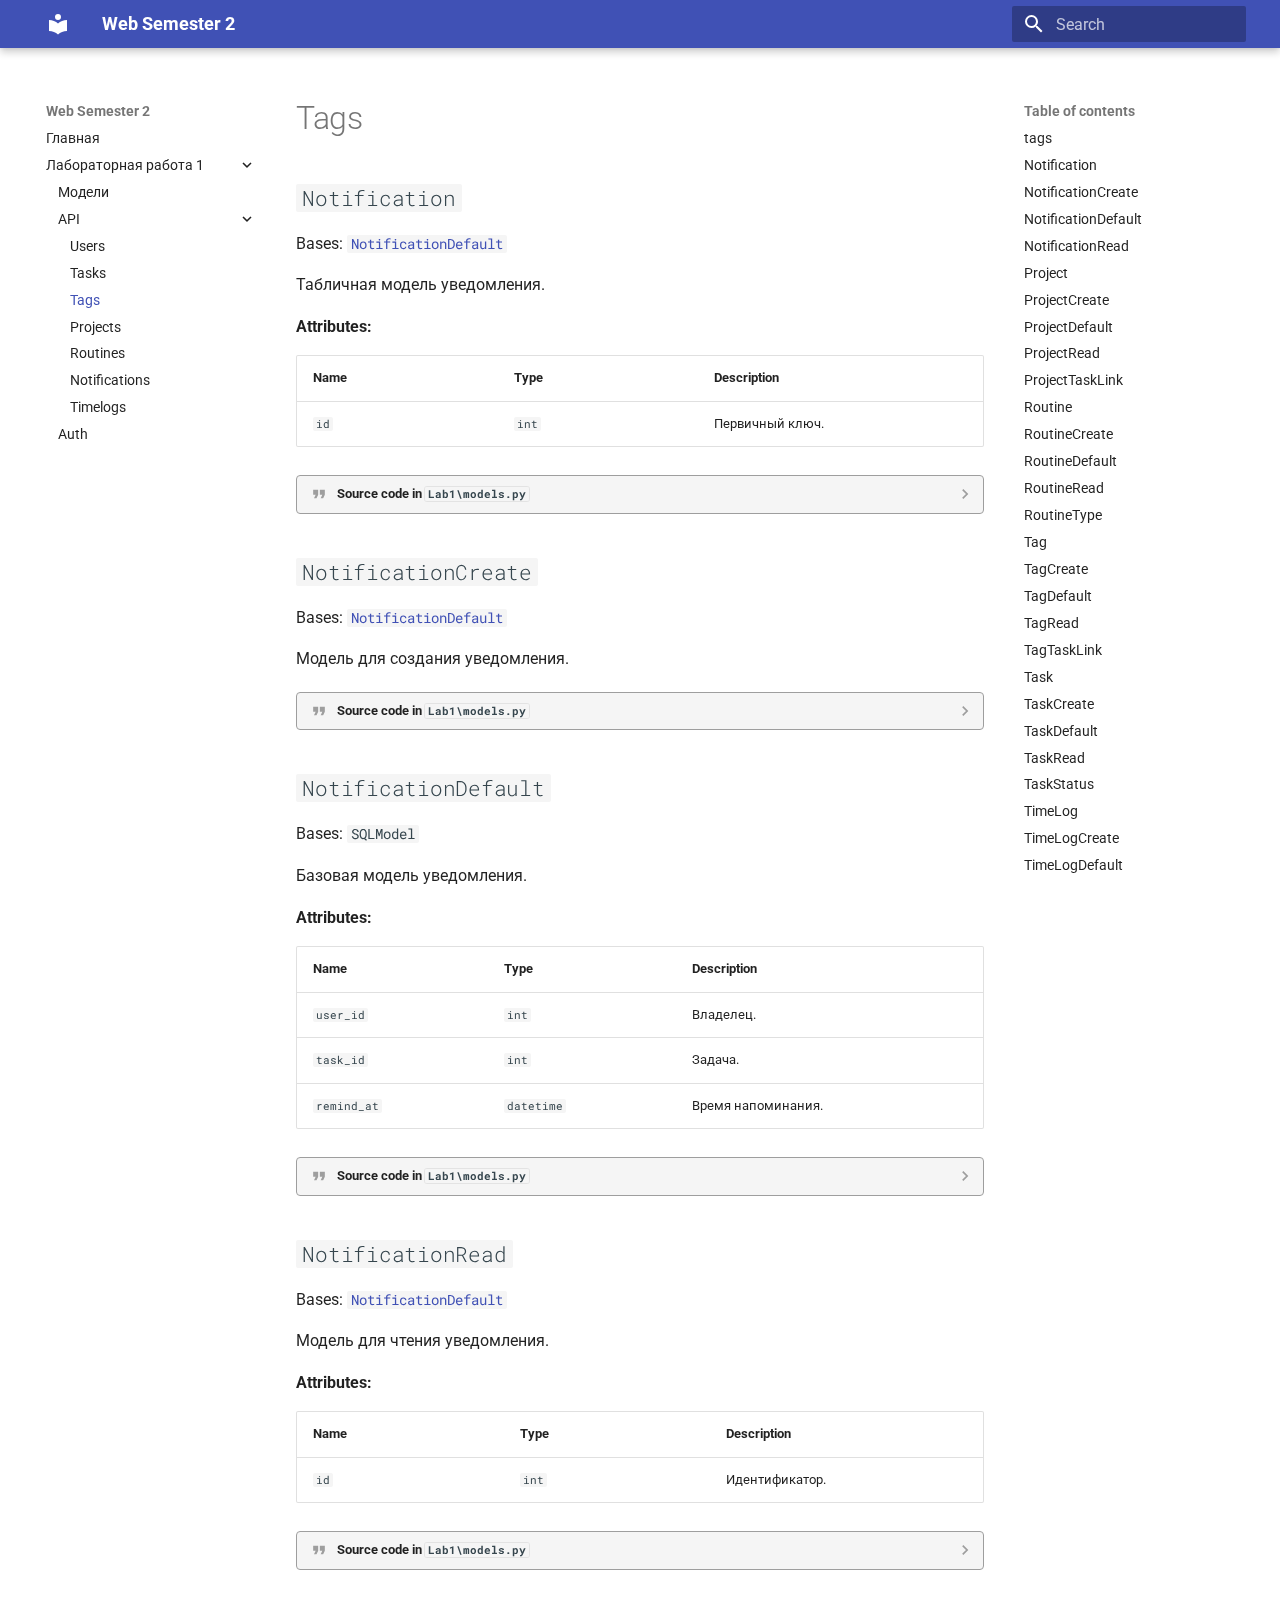
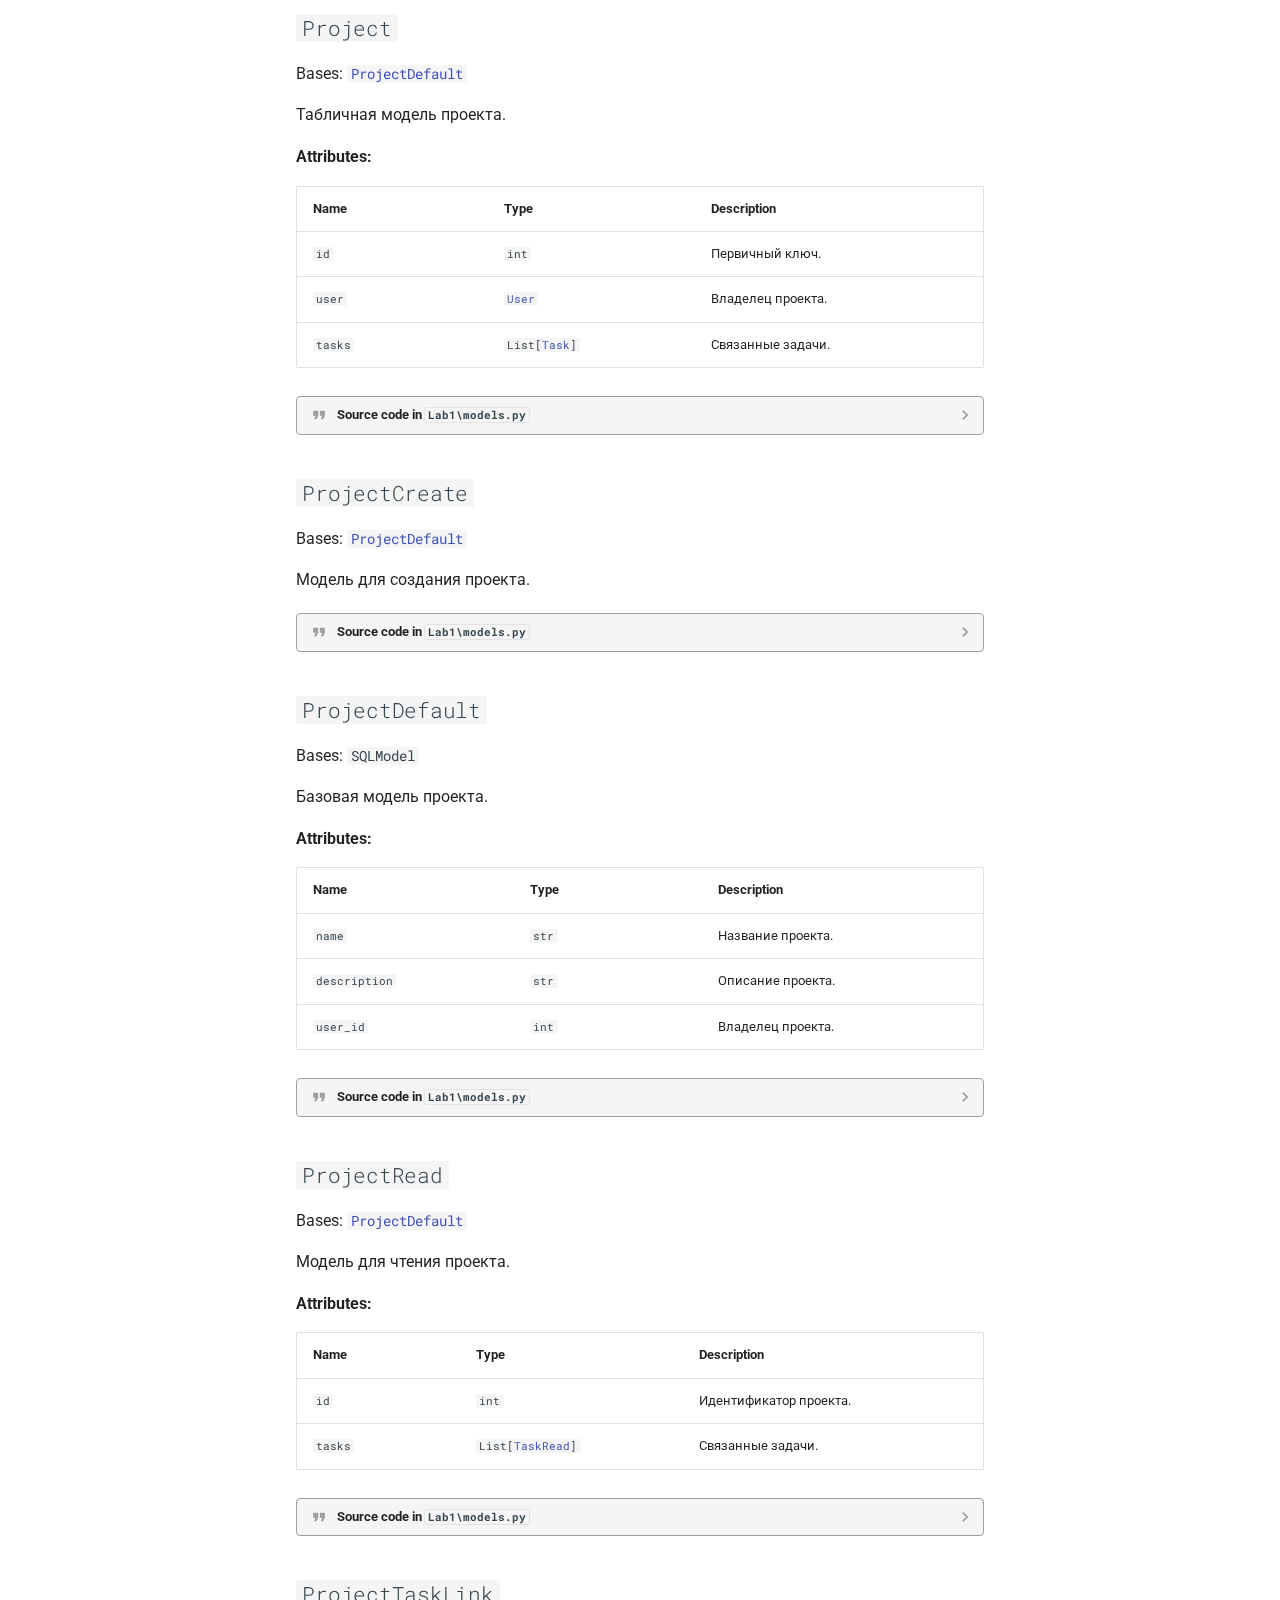
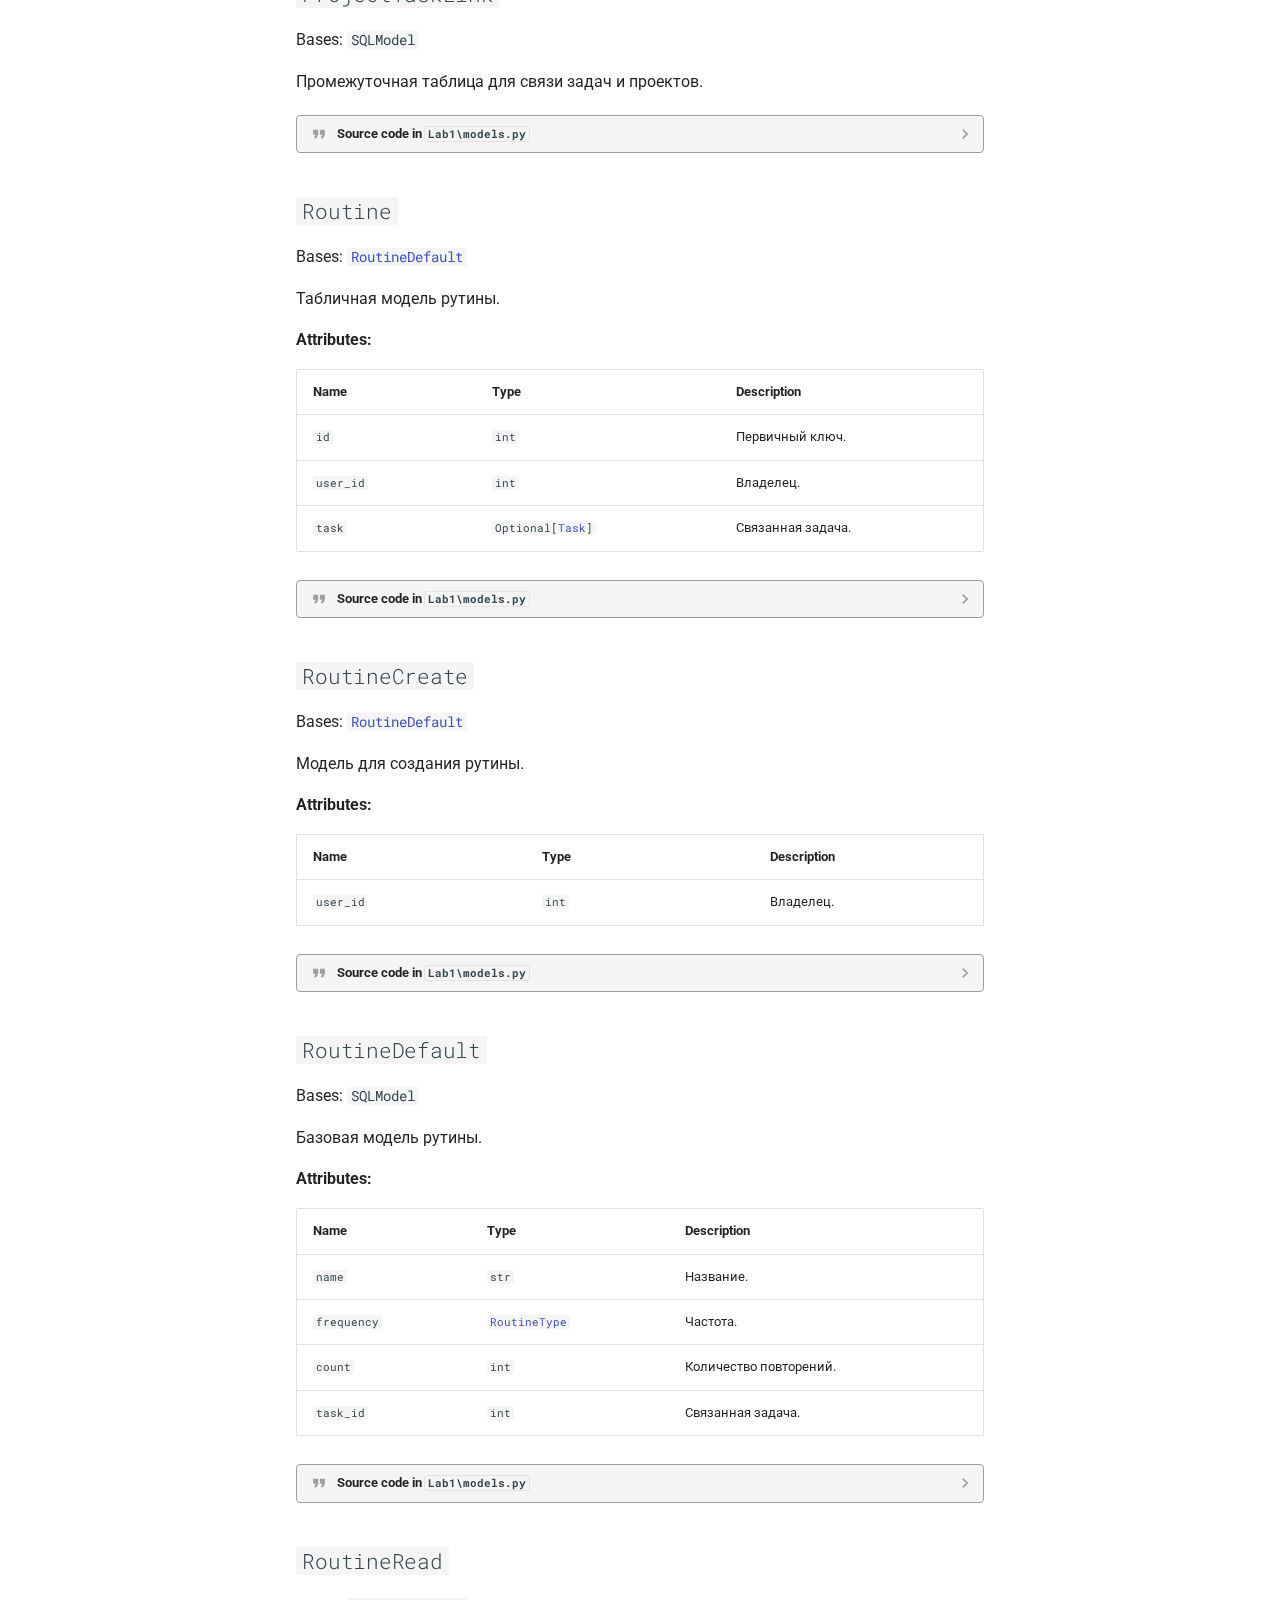
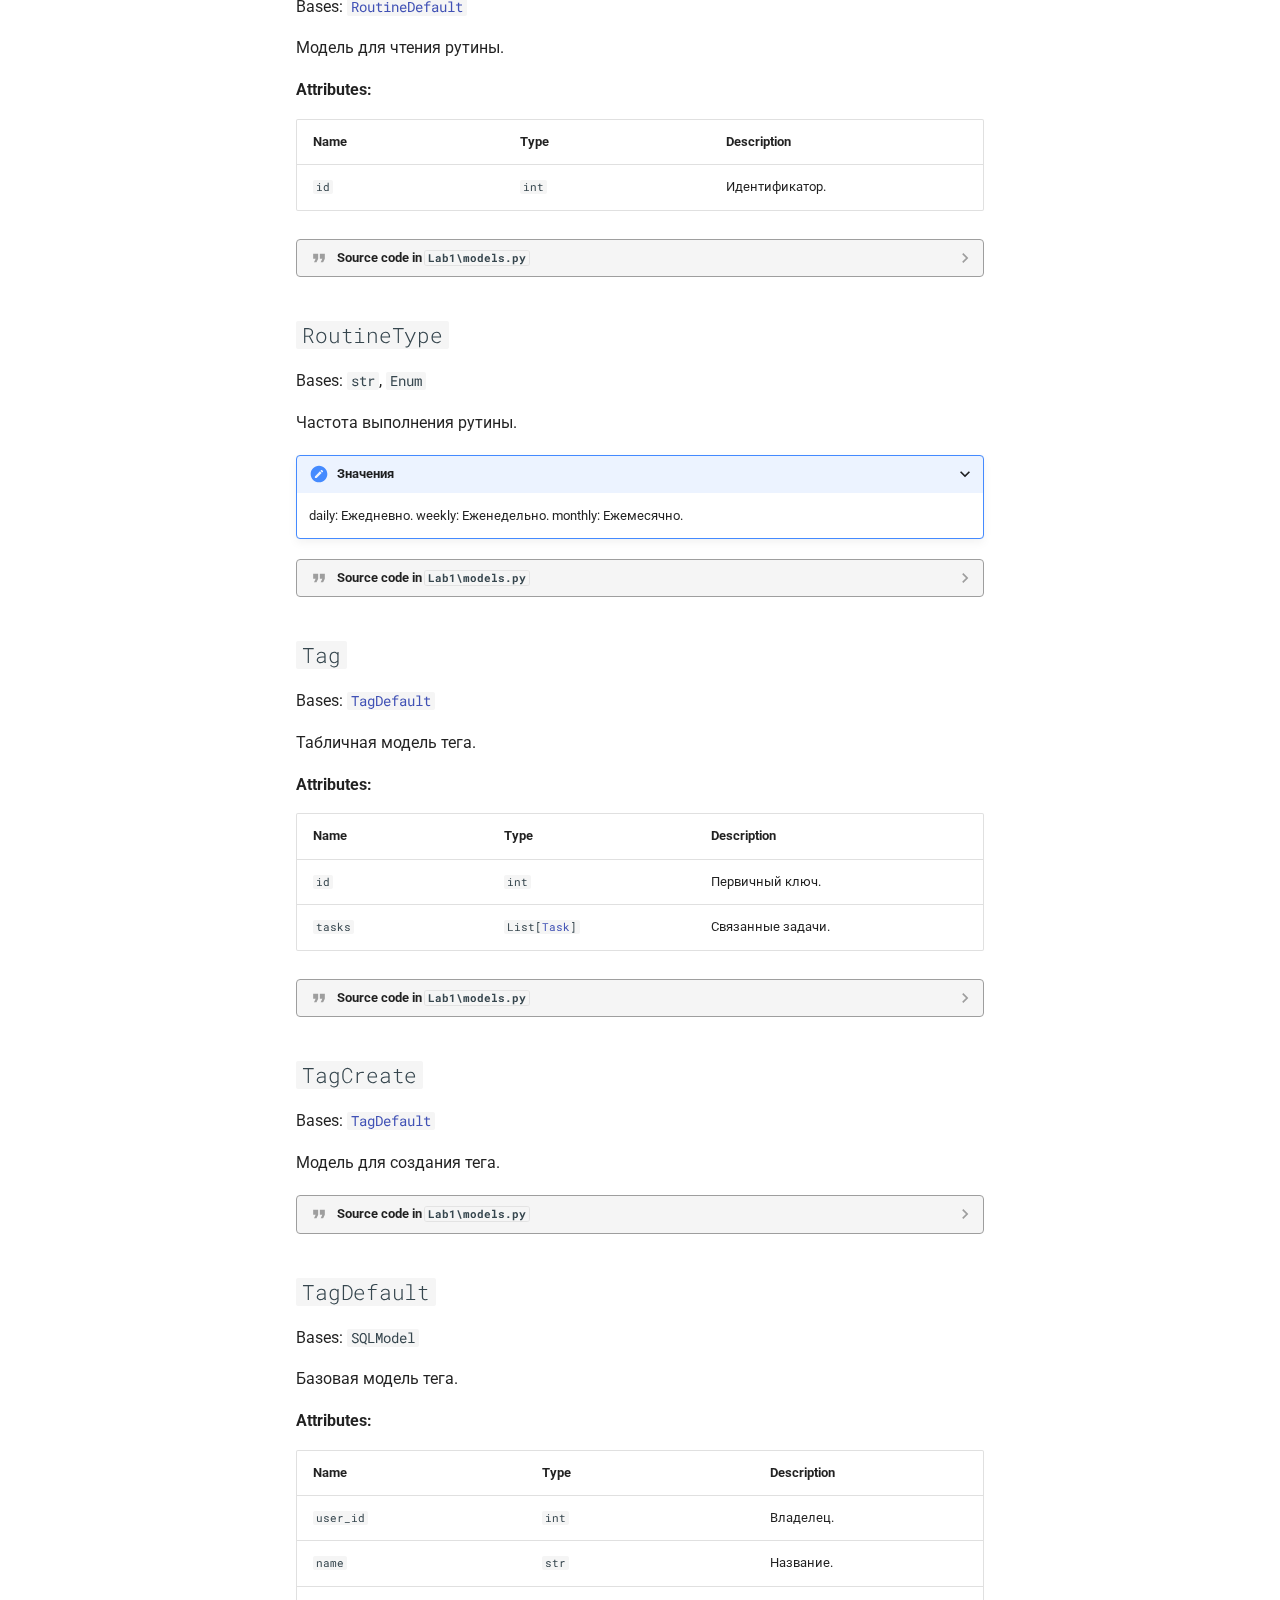
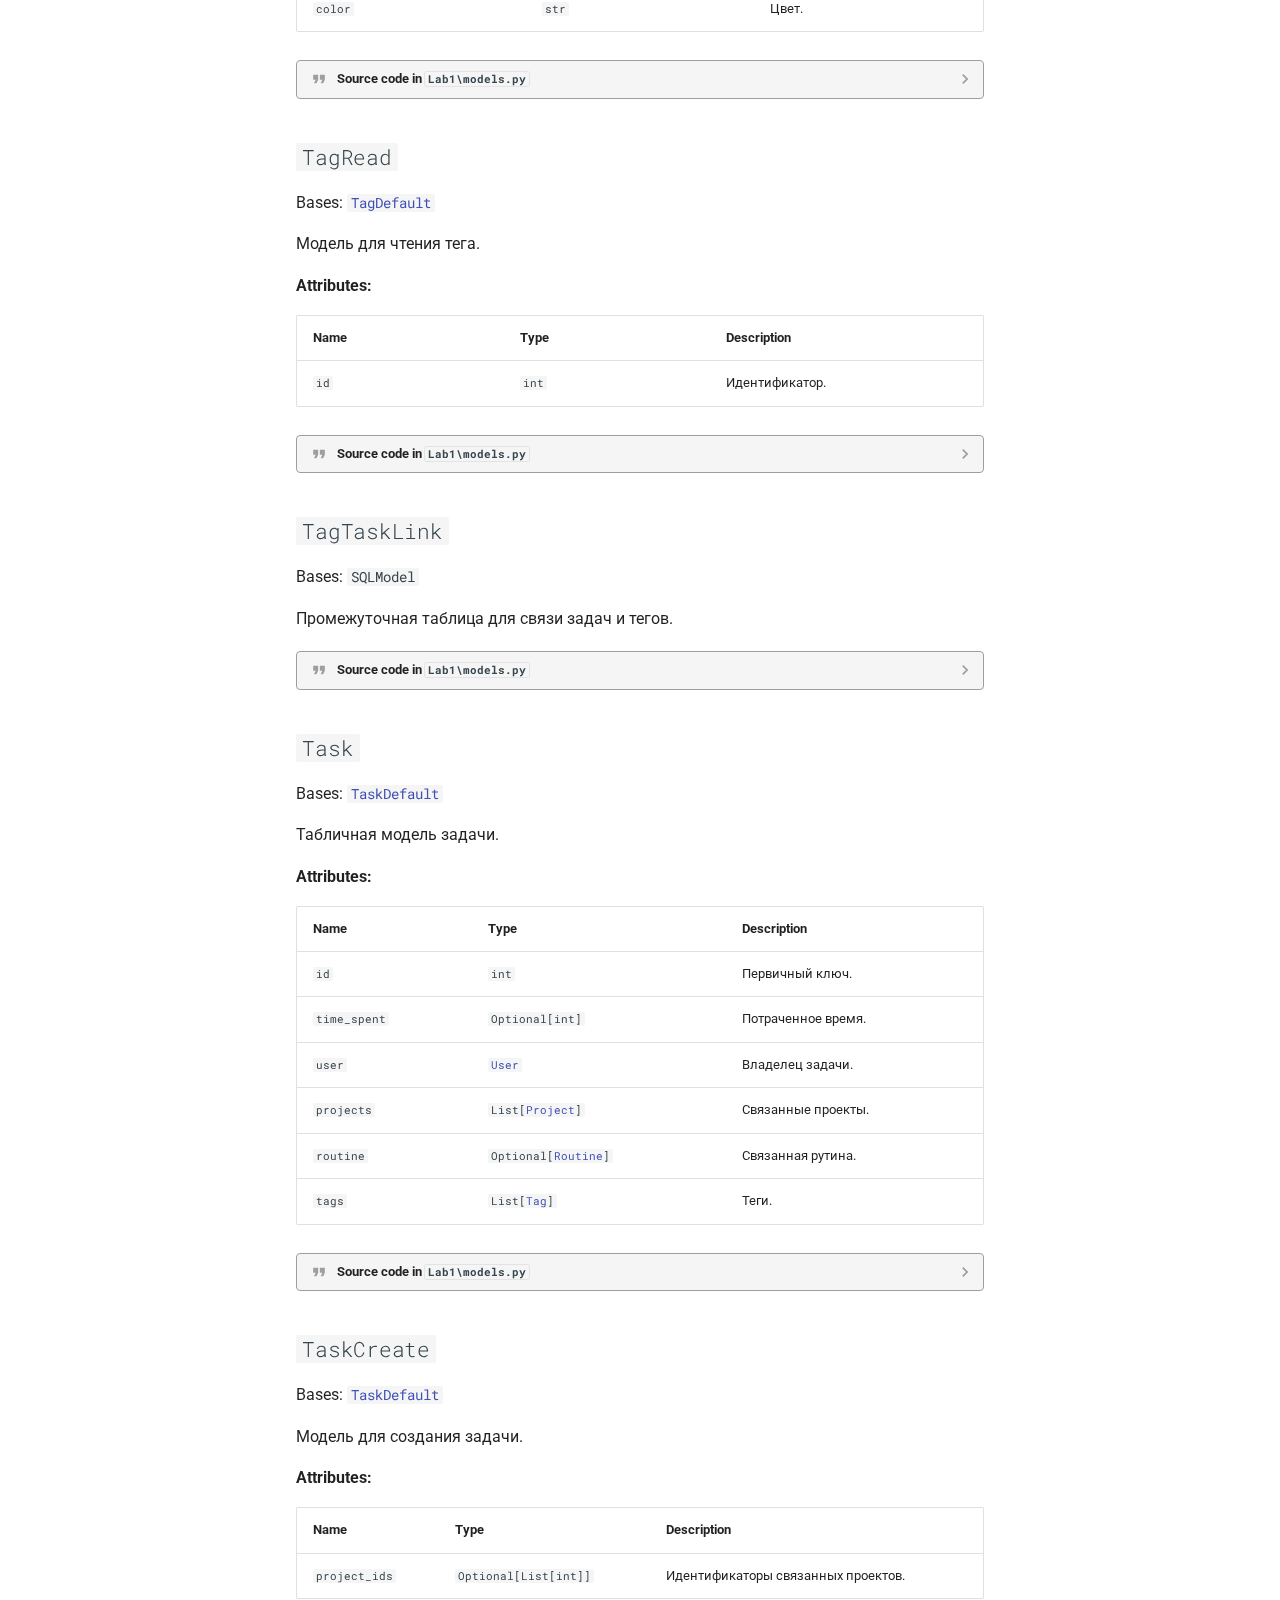
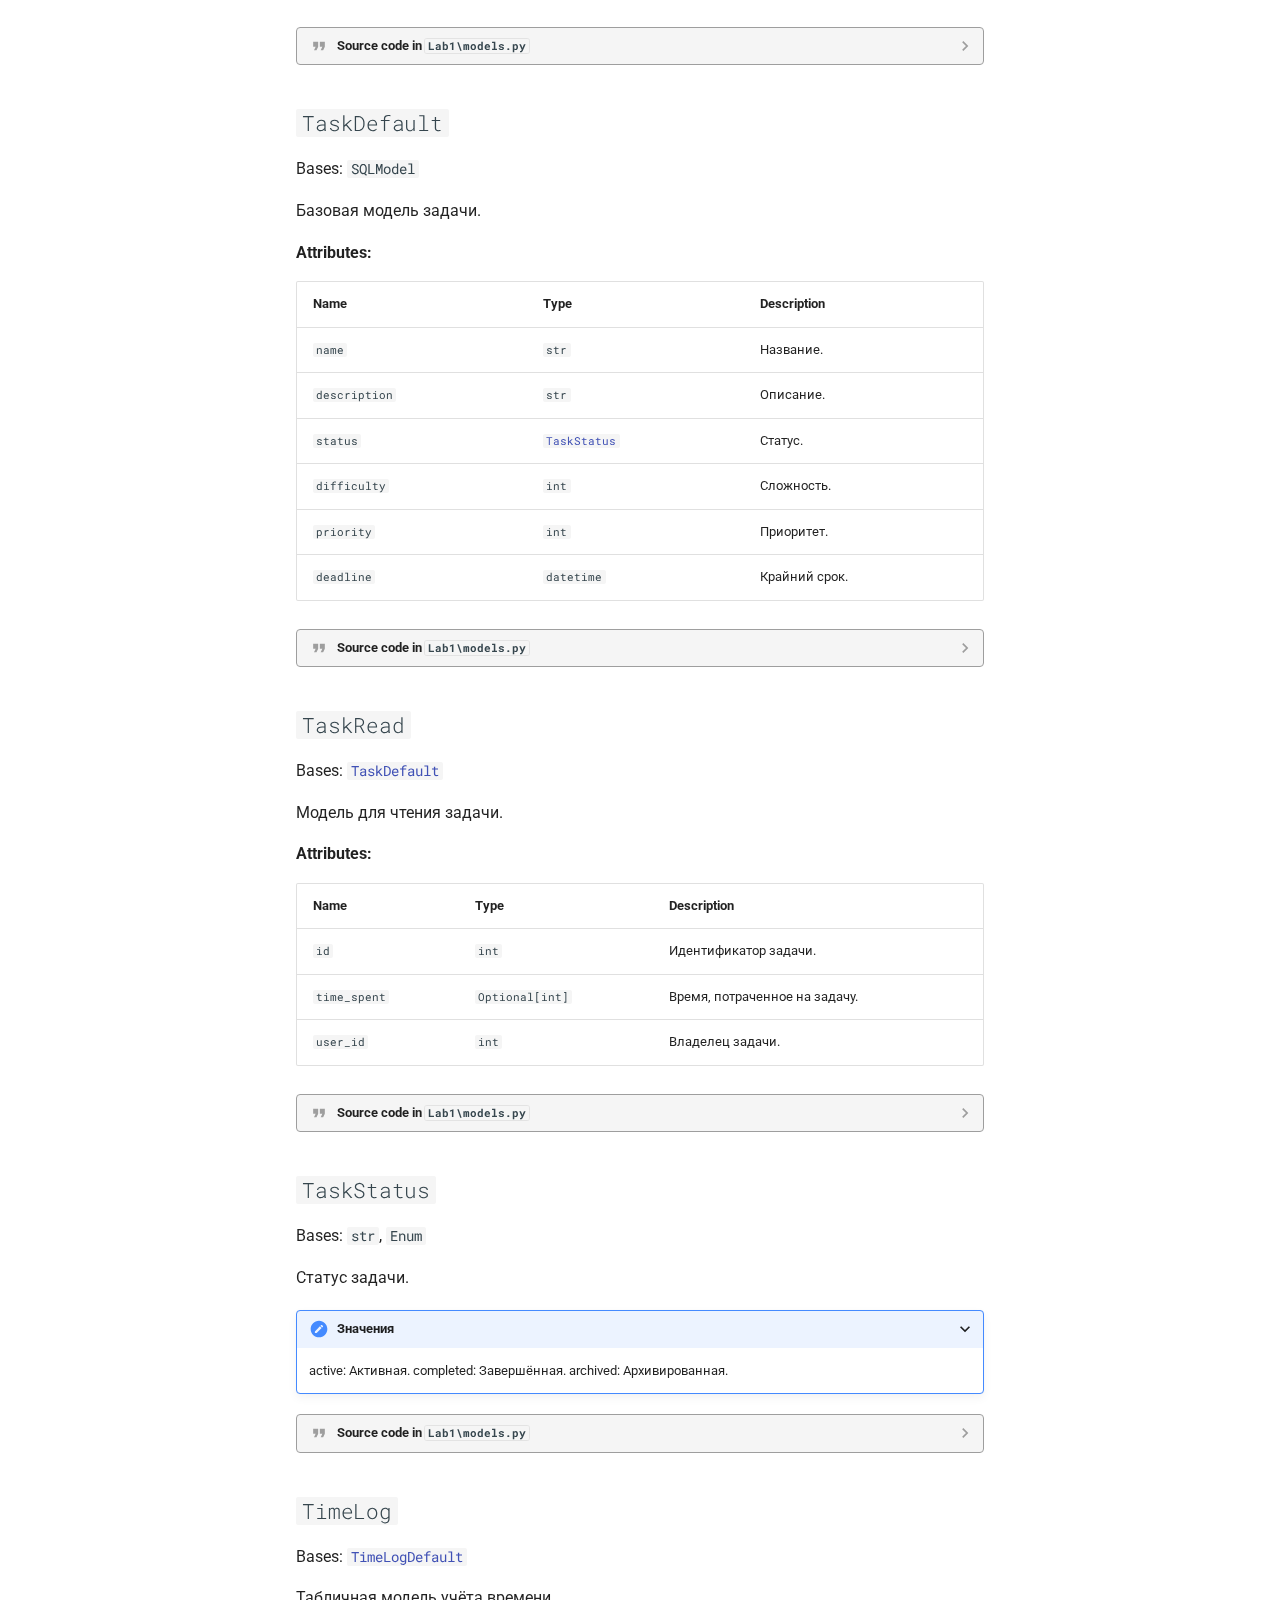
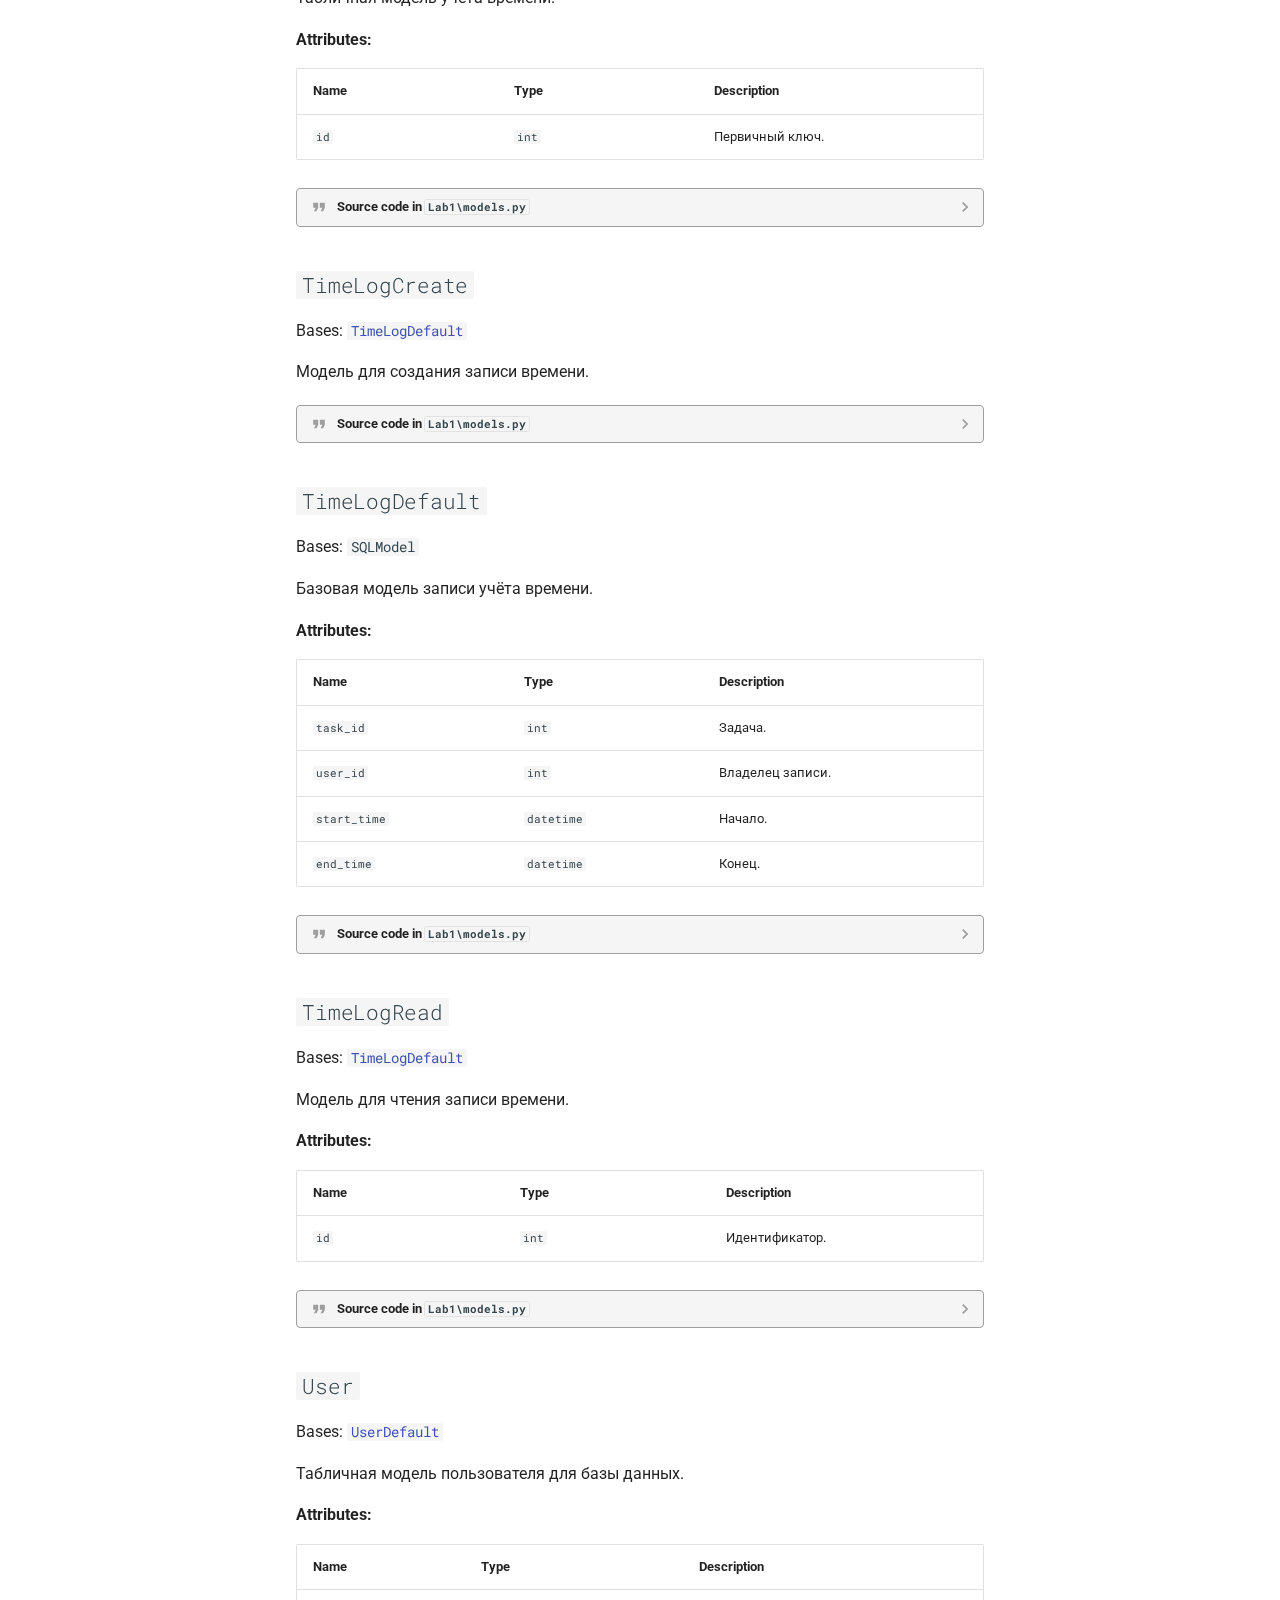
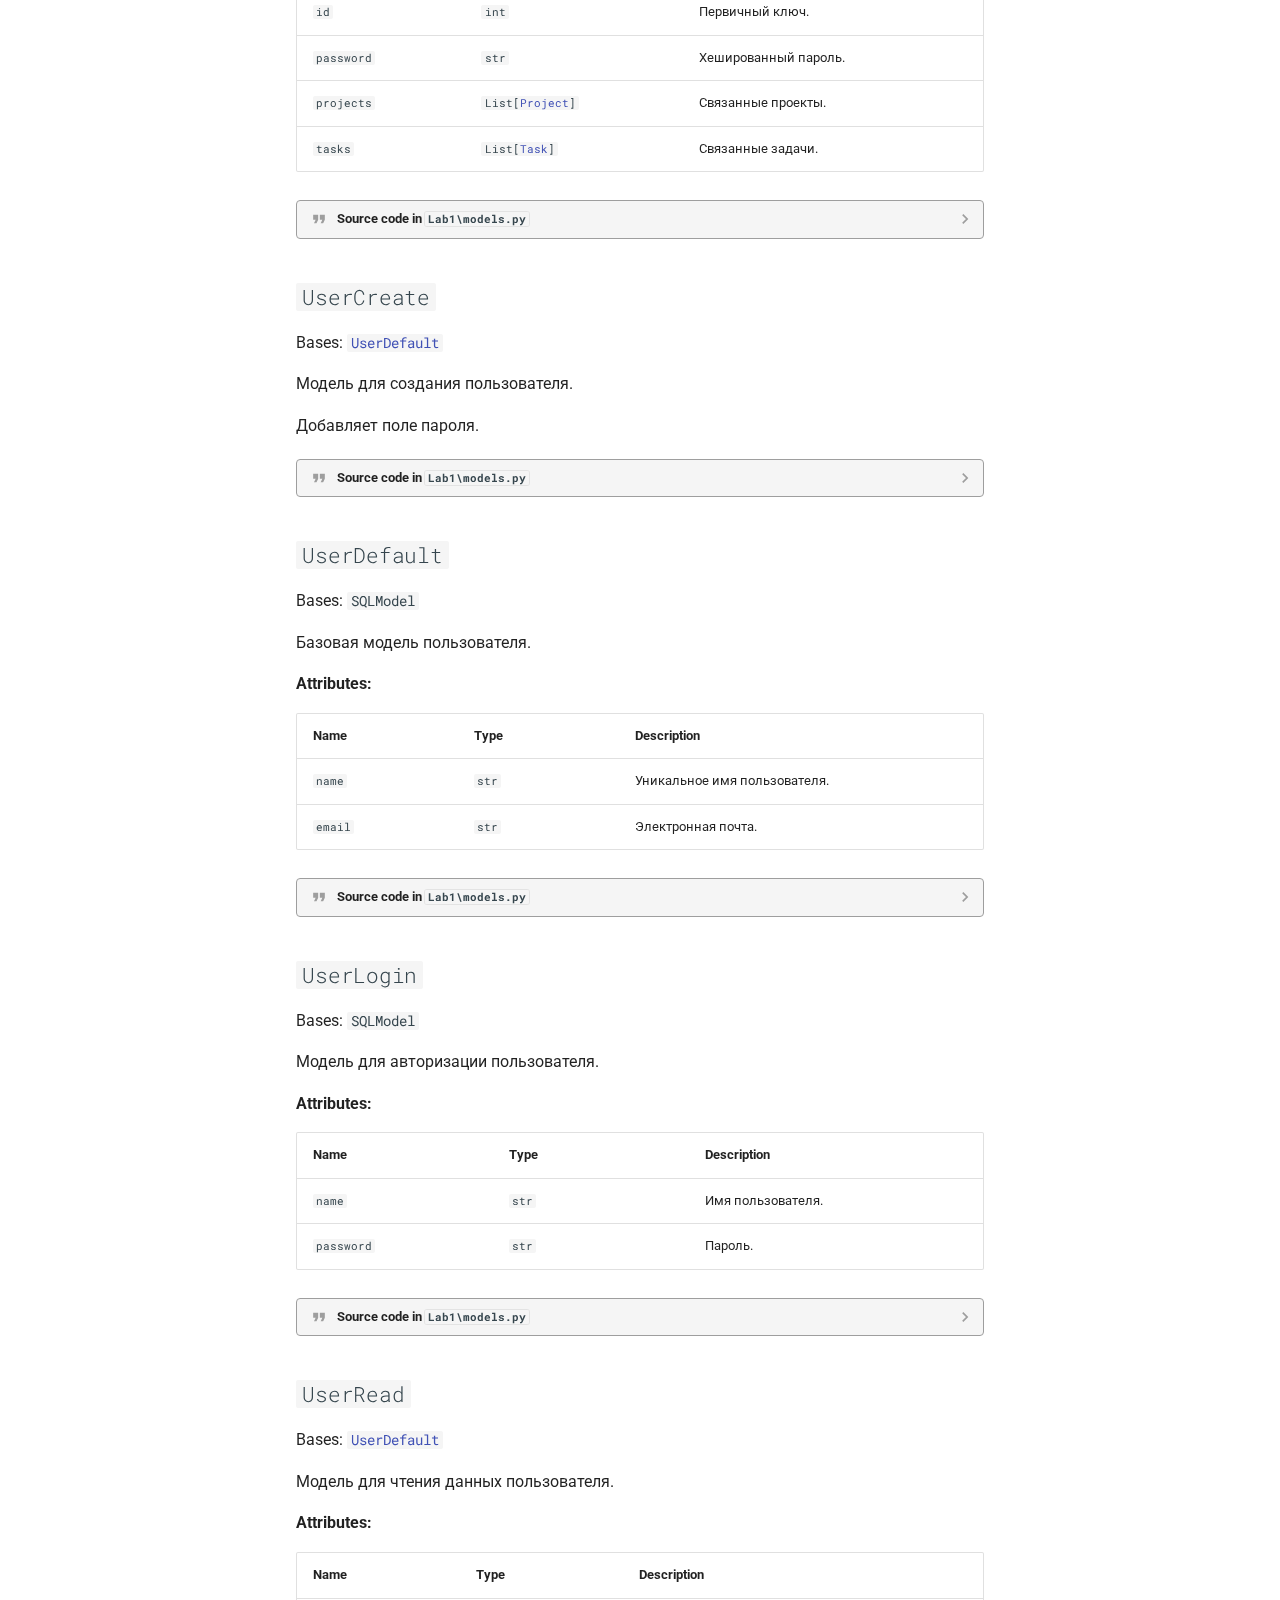
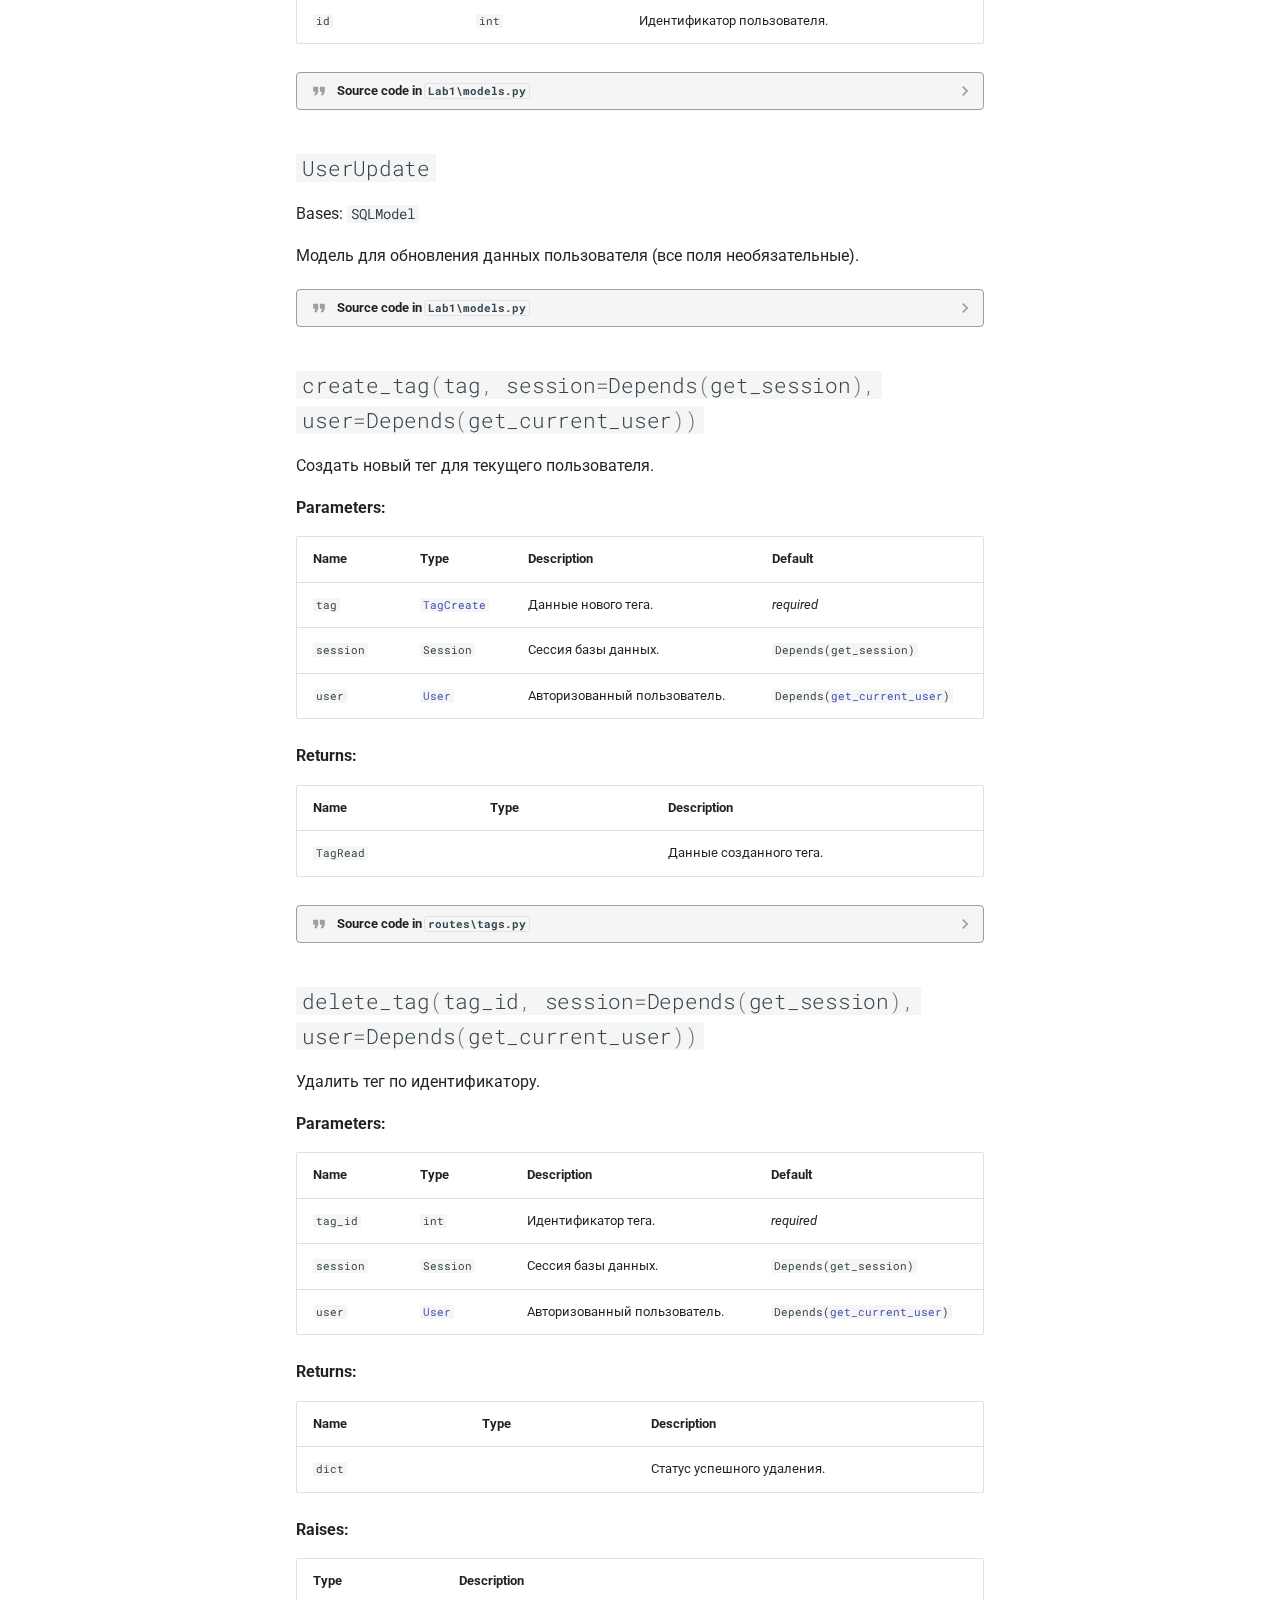
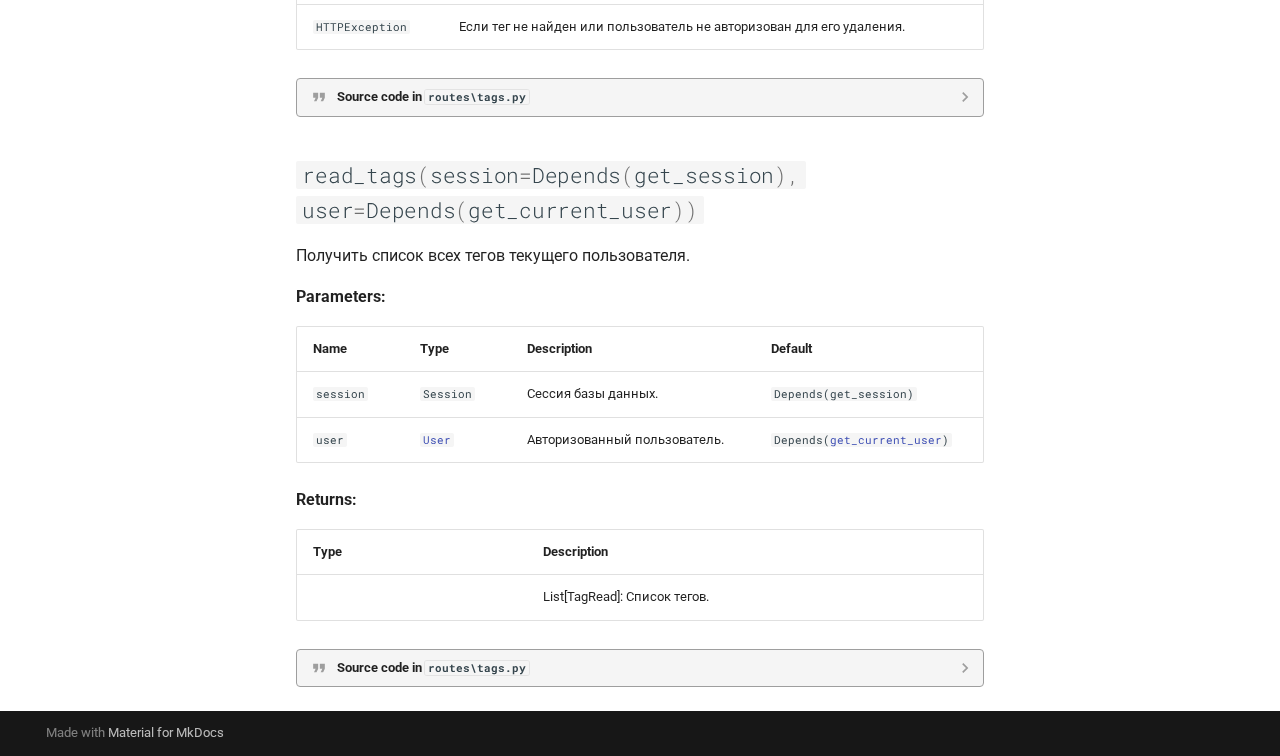
<file: tags/index.html>
<!doctype html>
<html lang="en" class="no-js">
  <head>
    
      <meta charset="utf-8">
      <meta name="viewport" content="width=device-width,initial-scale=1">
      
      
      
      
        <link rel="prev" href="../tasks/">
      
      
        <link rel="next" href="../projects/">
      
      
      <link rel="icon" href="../assets/images/favicon.png">
      <meta name="generator" content="mkdocs-1.6.1, mkdocs-material-9.6.12">
    
    
      
        <title>Tags - Web Semester 2</title>
      
    
    
      <link rel="stylesheet" href="../assets/stylesheets/main.2afb09e1.min.css">
      
      


    
    
      
    
    
      
        
        
        <link rel="preconnect" href="https://fonts.gstatic.com" crossorigin>
        <link rel="stylesheet" href="https://fonts.googleapis.com/css?family=Roboto:300,300i,400,400i,700,700i%7CRoboto+Mono:400,400i,700,700i&display=fallback">
        <style>:root{--md-text-font:"Roboto";--md-code-font:"Roboto Mono"}</style>
      
    
    
      <link rel="stylesheet" href="../assets/_mkdocstrings.css">
    
      <link rel="stylesheet" href="../stylesheets/extra.css">
    
    <script>__md_scope=new URL("..",location),__md_hash=e=>[...e].reduce(((e,_)=>(e<<5)-e+_.charCodeAt(0)),0),__md_get=(e,_=localStorage,t=__md_scope)=>JSON.parse(_.getItem(t.pathname+"."+e)),__md_set=(e,_,t=localStorage,a=__md_scope)=>{try{t.setItem(a.pathname+"."+e,JSON.stringify(_))}catch(e){}}</script>
    
      

    
    
    
  </head>
  
  
    <body dir="ltr">
  
    
    <input class="md-toggle" data-md-toggle="drawer" type="checkbox" id="__drawer" autocomplete="off">
    <input class="md-toggle" data-md-toggle="search" type="checkbox" id="__search" autocomplete="off">
    <label class="md-overlay" for="__drawer"></label>
    <div data-md-component="skip">
      
        
        <a href="#routes.tags" class="md-skip">
          Skip to content
        </a>
      
    </div>
    <div data-md-component="announce">
      
    </div>
    
    
      

  

<header class="md-header md-header--shadow" data-md-component="header">
  <nav class="md-header__inner md-grid" aria-label="Header">
    <a href=".." title="Web Semester 2" class="md-header__button md-logo" aria-label="Web Semester 2" data-md-component="logo">
      
  
  <svg xmlns="http://www.w3.org/2000/svg" viewBox="0 0 24 24"><path d="M12 8a3 3 0 0 0 3-3 3 3 0 0 0-3-3 3 3 0 0 0-3 3 3 3 0 0 0 3 3m0 3.54C9.64 9.35 6.5 8 3 8v11c3.5 0 6.64 1.35 9 3.54 2.36-2.19 5.5-3.54 9-3.54V8c-3.5 0-6.64 1.35-9 3.54"/></svg>

    </a>
    <label class="md-header__button md-icon" for="__drawer">
      
      <svg xmlns="http://www.w3.org/2000/svg" viewBox="0 0 24 24"><path d="M3 6h18v2H3zm0 5h18v2H3zm0 5h18v2H3z"/></svg>
    </label>
    <div class="md-header__title" data-md-component="header-title">
      <div class="md-header__ellipsis">
        <div class="md-header__topic">
          <span class="md-ellipsis">
            Web Semester 2
          </span>
        </div>
        <div class="md-header__topic" data-md-component="header-topic">
          <span class="md-ellipsis">
            
              Tags
            
          </span>
        </div>
      </div>
    </div>
    
    
      <script>var palette=__md_get("__palette");if(palette&&palette.color){if("(prefers-color-scheme)"===palette.color.media){var media=matchMedia("(prefers-color-scheme: light)"),input=document.querySelector(media.matches?"[data-md-color-media='(prefers-color-scheme: light)']":"[data-md-color-media='(prefers-color-scheme: dark)']");palette.color.media=input.getAttribute("data-md-color-media"),palette.color.scheme=input.getAttribute("data-md-color-scheme"),palette.color.primary=input.getAttribute("data-md-color-primary"),palette.color.accent=input.getAttribute("data-md-color-accent")}for(var[key,value]of Object.entries(palette.color))document.body.setAttribute("data-md-color-"+key,value)}</script>
    
    
    
      
      
        <label class="md-header__button md-icon" for="__search">
          
          <svg xmlns="http://www.w3.org/2000/svg" viewBox="0 0 24 24"><path d="M9.5 3A6.5 6.5 0 0 1 16 9.5c0 1.61-.59 3.09-1.56 4.23l.27.27h.79l5 5-1.5 1.5-5-5v-.79l-.27-.27A6.52 6.52 0 0 1 9.5 16 6.5 6.5 0 0 1 3 9.5 6.5 6.5 0 0 1 9.5 3m0 2C7 5 5 7 5 9.5S7 14 9.5 14 14 12 14 9.5 12 5 9.5 5"/></svg>
        </label>
        <div class="md-search" data-md-component="search" role="dialog">
  <label class="md-search__overlay" for="__search"></label>
  <div class="md-search__inner" role="search">
    <form class="md-search__form" name="search">
      <input type="text" class="md-search__input" name="query" aria-label="Search" placeholder="Search" autocapitalize="off" autocorrect="off" autocomplete="off" spellcheck="false" data-md-component="search-query" required>
      <label class="md-search__icon md-icon" for="__search">
        
        <svg xmlns="http://www.w3.org/2000/svg" viewBox="0 0 24 24"><path d="M9.5 3A6.5 6.5 0 0 1 16 9.5c0 1.61-.59 3.09-1.56 4.23l.27.27h.79l5 5-1.5 1.5-5-5v-.79l-.27-.27A6.52 6.52 0 0 1 9.5 16 6.5 6.5 0 0 1 3 9.5 6.5 6.5 0 0 1 9.5 3m0 2C7 5 5 7 5 9.5S7 14 9.5 14 14 12 14 9.5 12 5 9.5 5"/></svg>
        
        <svg xmlns="http://www.w3.org/2000/svg" viewBox="0 0 24 24"><path d="M20 11v2H8l5.5 5.5-1.42 1.42L4.16 12l7.92-7.92L13.5 5.5 8 11z"/></svg>
      </label>
      <nav class="md-search__options" aria-label="Search">
        
        <button type="reset" class="md-search__icon md-icon" title="Clear" aria-label="Clear" tabindex="-1">
          
          <svg xmlns="http://www.w3.org/2000/svg" viewBox="0 0 24 24"><path d="M19 6.41 17.59 5 12 10.59 6.41 5 5 6.41 10.59 12 5 17.59 6.41 19 12 13.41 17.59 19 19 17.59 13.41 12z"/></svg>
        </button>
      </nav>
      
    </form>
    <div class="md-search__output">
      <div class="md-search__scrollwrap" tabindex="0" data-md-scrollfix>
        <div class="md-search-result" data-md-component="search-result">
          <div class="md-search-result__meta">
            Initializing search
          </div>
          <ol class="md-search-result__list" role="presentation"></ol>
        </div>
      </div>
    </div>
  </div>
</div>
      
    
    
  </nav>
  
</header>
    
    <div class="md-container" data-md-component="container">
      
      
        
          
        
      
      <main class="md-main" data-md-component="main">
        <div class="md-main__inner md-grid">
          
            
              
              <div class="md-sidebar md-sidebar--primary" data-md-component="sidebar" data-md-type="navigation" >
                <div class="md-sidebar__scrollwrap">
                  <div class="md-sidebar__inner">
                    



<nav class="md-nav md-nav--primary" aria-label="Navigation" data-md-level="0">
  <label class="md-nav__title" for="__drawer">
    <a href=".." title="Web Semester 2" class="md-nav__button md-logo" aria-label="Web Semester 2" data-md-component="logo">
      
  
  <svg xmlns="http://www.w3.org/2000/svg" viewBox="0 0 24 24"><path d="M12 8a3 3 0 0 0 3-3 3 3 0 0 0-3-3 3 3 0 0 0-3 3 3 3 0 0 0 3 3m0 3.54C9.64 9.35 6.5 8 3 8v11c3.5 0 6.64 1.35 9 3.54 2.36-2.19 5.5-3.54 9-3.54V8c-3.5 0-6.64 1.35-9 3.54"/></svg>

    </a>
    Web Semester 2
  </label>
  
  <ul class="md-nav__list" data-md-scrollfix>
    
      
      
  
  
  
  
    <li class="md-nav__item">
      <a href=".." class="md-nav__link">
        
  
  
  <span class="md-ellipsis">
    Главная
    
  </span>
  

      </a>
    </li>
  

    
      
      
  
  
    
  
  
  
    
    
    
    
    
    <li class="md-nav__item md-nav__item--active md-nav__item--nested">
      
        
        
        <input class="md-nav__toggle md-toggle " type="checkbox" id="__nav_2" checked>
        
          
          <label class="md-nav__link" for="__nav_2" id="__nav_2_label" tabindex="0">
            
  
  
  <span class="md-ellipsis">
    Лабораторная работа 1
    
  </span>
  

            <span class="md-nav__icon md-icon"></span>
          </label>
        
        <nav class="md-nav" data-md-level="1" aria-labelledby="__nav_2_label" aria-expanded="true">
          <label class="md-nav__title" for="__nav_2">
            <span class="md-nav__icon md-icon"></span>
            Лабораторная работа 1
          </label>
          <ul class="md-nav__list" data-md-scrollfix>
            
              
                
  
  
  
  
    <li class="md-nav__item">
      <a href="../models/" class="md-nav__link">
        
  
  
  <span class="md-ellipsis">
    Модели
    
  </span>
  

      </a>
    </li>
  

              
            
              
                
  
  
    
  
  
  
    
    
    
    
    
    <li class="md-nav__item md-nav__item--active md-nav__item--nested">
      
        
        
        <input class="md-nav__toggle md-toggle " type="checkbox" id="__nav_2_2" checked>
        
          
          <label class="md-nav__link" for="__nav_2_2" id="__nav_2_2_label" tabindex="0">
            
  
  
  <span class="md-ellipsis">
    API
    
  </span>
  

            <span class="md-nav__icon md-icon"></span>
          </label>
        
        <nav class="md-nav" data-md-level="2" aria-labelledby="__nav_2_2_label" aria-expanded="true">
          <label class="md-nav__title" for="__nav_2_2">
            <span class="md-nav__icon md-icon"></span>
            API
          </label>
          <ul class="md-nav__list" data-md-scrollfix>
            
              
                
  
  
  
  
    <li class="md-nav__item">
      <a href="../users/" class="md-nav__link">
        
  
  
  <span class="md-ellipsis">
    Users
    
  </span>
  

      </a>
    </li>
  

              
            
              
                
  
  
  
  
    <li class="md-nav__item">
      <a href="../tasks/" class="md-nav__link">
        
  
  
  <span class="md-ellipsis">
    Tasks
    
  </span>
  

      </a>
    </li>
  

              
            
              
                
  
  
    
  
  
  
    <li class="md-nav__item md-nav__item--active">
      
      <input class="md-nav__toggle md-toggle" type="checkbox" id="__toc">
      
      
      
        <label class="md-nav__link md-nav__link--active" for="__toc">
          
  
  
  <span class="md-ellipsis">
    Tags
    
  </span>
  

          <span class="md-nav__icon md-icon"></span>
        </label>
      
      <a href="./" class="md-nav__link md-nav__link--active">
        
  
  
  <span class="md-ellipsis">
    Tags
    
  </span>
  

      </a>
      
        

<nav class="md-nav md-nav--secondary" aria-label="Table of contents">
  
  
  
  
    <label class="md-nav__title" for="__toc">
      <span class="md-nav__icon md-icon"></span>
      Table of contents
    </label>
    <ul class="md-nav__list" data-md-component="toc" data-md-scrollfix>
      
        <li class="md-nav__item">
  <a href="#routes.tags" class="md-nav__link">
    <span class="md-ellipsis">
      tags
    </span>
  </a>
  
</li>
      
        <li class="md-nav__item">
  <a href="#routes.tags.Notification" class="md-nav__link">
    <span class="md-ellipsis">
      Notification
    </span>
  </a>
  
</li>
      
        <li class="md-nav__item">
  <a href="#routes.tags.NotificationCreate" class="md-nav__link">
    <span class="md-ellipsis">
      NotificationCreate
    </span>
  </a>
  
</li>
      
        <li class="md-nav__item">
  <a href="#routes.tags.NotificationDefault" class="md-nav__link">
    <span class="md-ellipsis">
      NotificationDefault
    </span>
  </a>
  
</li>
      
        <li class="md-nav__item">
  <a href="#routes.tags.NotificationRead" class="md-nav__link">
    <span class="md-ellipsis">
      NotificationRead
    </span>
  </a>
  
</li>
      
        <li class="md-nav__item">
  <a href="#routes.tags.Project" class="md-nav__link">
    <span class="md-ellipsis">
      Project
    </span>
  </a>
  
</li>
      
        <li class="md-nav__item">
  <a href="#routes.tags.ProjectCreate" class="md-nav__link">
    <span class="md-ellipsis">
      ProjectCreate
    </span>
  </a>
  
</li>
      
        <li class="md-nav__item">
  <a href="#routes.tags.ProjectDefault" class="md-nav__link">
    <span class="md-ellipsis">
      ProjectDefault
    </span>
  </a>
  
</li>
      
        <li class="md-nav__item">
  <a href="#routes.tags.ProjectRead" class="md-nav__link">
    <span class="md-ellipsis">
      ProjectRead
    </span>
  </a>
  
</li>
      
        <li class="md-nav__item">
  <a href="#routes.tags.ProjectTaskLink" class="md-nav__link">
    <span class="md-ellipsis">
      ProjectTaskLink
    </span>
  </a>
  
</li>
      
        <li class="md-nav__item">
  <a href="#routes.tags.Routine" class="md-nav__link">
    <span class="md-ellipsis">
      Routine
    </span>
  </a>
  
</li>
      
        <li class="md-nav__item">
  <a href="#routes.tags.RoutineCreate" class="md-nav__link">
    <span class="md-ellipsis">
      RoutineCreate
    </span>
  </a>
  
</li>
      
        <li class="md-nav__item">
  <a href="#routes.tags.RoutineDefault" class="md-nav__link">
    <span class="md-ellipsis">
      RoutineDefault
    </span>
  </a>
  
</li>
      
        <li class="md-nav__item">
  <a href="#routes.tags.RoutineRead" class="md-nav__link">
    <span class="md-ellipsis">
      RoutineRead
    </span>
  </a>
  
</li>
      
        <li class="md-nav__item">
  <a href="#routes.tags.RoutineType" class="md-nav__link">
    <span class="md-ellipsis">
      RoutineType
    </span>
  </a>
  
</li>
      
        <li class="md-nav__item">
  <a href="#routes.tags.Tag" class="md-nav__link">
    <span class="md-ellipsis">
      Tag
    </span>
  </a>
  
</li>
      
        <li class="md-nav__item">
  <a href="#routes.tags.TagCreate" class="md-nav__link">
    <span class="md-ellipsis">
      TagCreate
    </span>
  </a>
  
</li>
      
        <li class="md-nav__item">
  <a href="#routes.tags.TagDefault" class="md-nav__link">
    <span class="md-ellipsis">
      TagDefault
    </span>
  </a>
  
</li>
      
        <li class="md-nav__item">
  <a href="#routes.tags.TagRead" class="md-nav__link">
    <span class="md-ellipsis">
      TagRead
    </span>
  </a>
  
</li>
      
        <li class="md-nav__item">
  <a href="#routes.tags.TagTaskLink" class="md-nav__link">
    <span class="md-ellipsis">
      TagTaskLink
    </span>
  </a>
  
</li>
      
        <li class="md-nav__item">
  <a href="#routes.tags.Task" class="md-nav__link">
    <span class="md-ellipsis">
      Task
    </span>
  </a>
  
</li>
      
        <li class="md-nav__item">
  <a href="#routes.tags.TaskCreate" class="md-nav__link">
    <span class="md-ellipsis">
      TaskCreate
    </span>
  </a>
  
</li>
      
        <li class="md-nav__item">
  <a href="#routes.tags.TaskDefault" class="md-nav__link">
    <span class="md-ellipsis">
      TaskDefault
    </span>
  </a>
  
</li>
      
        <li class="md-nav__item">
  <a href="#routes.tags.TaskRead" class="md-nav__link">
    <span class="md-ellipsis">
      TaskRead
    </span>
  </a>
  
</li>
      
        <li class="md-nav__item">
  <a href="#routes.tags.TaskStatus" class="md-nav__link">
    <span class="md-ellipsis">
      TaskStatus
    </span>
  </a>
  
</li>
      
        <li class="md-nav__item">
  <a href="#routes.tags.TimeLog" class="md-nav__link">
    <span class="md-ellipsis">
      TimeLog
    </span>
  </a>
  
</li>
      
        <li class="md-nav__item">
  <a href="#routes.tags.TimeLogCreate" class="md-nav__link">
    <span class="md-ellipsis">
      TimeLogCreate
    </span>
  </a>
  
</li>
      
        <li class="md-nav__item">
  <a href="#routes.tags.TimeLogDefault" class="md-nav__link">
    <span class="md-ellipsis">
      TimeLogDefault
    </span>
  </a>
  
</li>
      
        <li class="md-nav__item">
  <a href="#routes.tags.TimeLogRead" class="md-nav__link">
    <span class="md-ellipsis">
      TimeLogRead
    </span>
  </a>
  
</li>
      
        <li class="md-nav__item">
  <a href="#routes.tags.User" class="md-nav__link">
    <span class="md-ellipsis">
      User
    </span>
  </a>
  
</li>
      
        <li class="md-nav__item">
  <a href="#routes.tags.UserCreate" class="md-nav__link">
    <span class="md-ellipsis">
      UserCreate
    </span>
  </a>
  
</li>
      
        <li class="md-nav__item">
  <a href="#routes.tags.UserDefault" class="md-nav__link">
    <span class="md-ellipsis">
      UserDefault
    </span>
  </a>
  
</li>
      
        <li class="md-nav__item">
  <a href="#routes.tags.UserLogin" class="md-nav__link">
    <span class="md-ellipsis">
      UserLogin
    </span>
  </a>
  
</li>
      
        <li class="md-nav__item">
  <a href="#routes.tags.UserRead" class="md-nav__link">
    <span class="md-ellipsis">
      UserRead
    </span>
  </a>
  
</li>
      
        <li class="md-nav__item">
  <a href="#routes.tags.UserUpdate" class="md-nav__link">
    <span class="md-ellipsis">
      UserUpdate
    </span>
  </a>
  
</li>
      
        <li class="md-nav__item">
  <a href="#routes.tags.create_tag" class="md-nav__link">
    <span class="md-ellipsis">
      create_tag
    </span>
  </a>
  
</li>
      
        <li class="md-nav__item">
  <a href="#routes.tags.delete_tag" class="md-nav__link">
    <span class="md-ellipsis">
      delete_tag
    </span>
  </a>
  
</li>
      
        <li class="md-nav__item">
  <a href="#routes.tags.read_tags" class="md-nav__link">
    <span class="md-ellipsis">
      read_tags
    </span>
  </a>
  
</li>
      
    </ul>
  
</nav>
      
    </li>
  

              
            
              
                
  
  
  
  
    <li class="md-nav__item">
      <a href="../projects/" class="md-nav__link">
        
  
  
  <span class="md-ellipsis">
    Projects
    
  </span>
  

      </a>
    </li>
  

              
            
              
                
  
  
  
  
    <li class="md-nav__item">
      <a href="../routines/" class="md-nav__link">
        
  
  
  <span class="md-ellipsis">
    Routines
    
  </span>
  

      </a>
    </li>
  

              
            
              
                
  
  
  
  
    <li class="md-nav__item">
      <a href="../notifications/" class="md-nav__link">
        
  
  
  <span class="md-ellipsis">
    Notifications
    
  </span>
  

      </a>
    </li>
  

              
            
              
                
  
  
  
  
    <li class="md-nav__item">
      <a href="../timelogs/" class="md-nav__link">
        
  
  
  <span class="md-ellipsis">
    Timelogs
    
  </span>
  

      </a>
    </li>
  

              
            
          </ul>
        </nav>
      
    </li>
  

              
            
              
                
  
  
  
  
    <li class="md-nav__item">
      <a href="../auth/" class="md-nav__link">
        
  
  
  <span class="md-ellipsis">
    Auth
    
  </span>
  

      </a>
    </li>
  

              
            
          </ul>
        </nav>
      
    </li>
  

    
  </ul>
</nav>
                  </div>
                </div>
              </div>
            
            
              
              <div class="md-sidebar md-sidebar--secondary" data-md-component="sidebar" data-md-type="toc" >
                <div class="md-sidebar__scrollwrap">
                  <div class="md-sidebar__inner">
                    

<nav class="md-nav md-nav--secondary" aria-label="Table of contents">
  
  
  
  
    <label class="md-nav__title" for="__toc">
      <span class="md-nav__icon md-icon"></span>
      Table of contents
    </label>
    <ul class="md-nav__list" data-md-component="toc" data-md-scrollfix>
      
        <li class="md-nav__item">
  <a href="#routes.tags" class="md-nav__link">
    <span class="md-ellipsis">
      tags
    </span>
  </a>
  
</li>
      
        <li class="md-nav__item">
  <a href="#routes.tags.Notification" class="md-nav__link">
    <span class="md-ellipsis">
      Notification
    </span>
  </a>
  
</li>
      
        <li class="md-nav__item">
  <a href="#routes.tags.NotificationCreate" class="md-nav__link">
    <span class="md-ellipsis">
      NotificationCreate
    </span>
  </a>
  
</li>
      
        <li class="md-nav__item">
  <a href="#routes.tags.NotificationDefault" class="md-nav__link">
    <span class="md-ellipsis">
      NotificationDefault
    </span>
  </a>
  
</li>
      
        <li class="md-nav__item">
  <a href="#routes.tags.NotificationRead" class="md-nav__link">
    <span class="md-ellipsis">
      NotificationRead
    </span>
  </a>
  
</li>
      
        <li class="md-nav__item">
  <a href="#routes.tags.Project" class="md-nav__link">
    <span class="md-ellipsis">
      Project
    </span>
  </a>
  
</li>
      
        <li class="md-nav__item">
  <a href="#routes.tags.ProjectCreate" class="md-nav__link">
    <span class="md-ellipsis">
      ProjectCreate
    </span>
  </a>
  
</li>
      
        <li class="md-nav__item">
  <a href="#routes.tags.ProjectDefault" class="md-nav__link">
    <span class="md-ellipsis">
      ProjectDefault
    </span>
  </a>
  
</li>
      
        <li class="md-nav__item">
  <a href="#routes.tags.ProjectRead" class="md-nav__link">
    <span class="md-ellipsis">
      ProjectRead
    </span>
  </a>
  
</li>
      
        <li class="md-nav__item">
  <a href="#routes.tags.ProjectTaskLink" class="md-nav__link">
    <span class="md-ellipsis">
      ProjectTaskLink
    </span>
  </a>
  
</li>
      
        <li class="md-nav__item">
  <a href="#routes.tags.Routine" class="md-nav__link">
    <span class="md-ellipsis">
      Routine
    </span>
  </a>
  
</li>
      
        <li class="md-nav__item">
  <a href="#routes.tags.RoutineCreate" class="md-nav__link">
    <span class="md-ellipsis">
      RoutineCreate
    </span>
  </a>
  
</li>
      
        <li class="md-nav__item">
  <a href="#routes.tags.RoutineDefault" class="md-nav__link">
    <span class="md-ellipsis">
      RoutineDefault
    </span>
  </a>
  
</li>
      
        <li class="md-nav__item">
  <a href="#routes.tags.RoutineRead" class="md-nav__link">
    <span class="md-ellipsis">
      RoutineRead
    </span>
  </a>
  
</li>
      
        <li class="md-nav__item">
  <a href="#routes.tags.RoutineType" class="md-nav__link">
    <span class="md-ellipsis">
      RoutineType
    </span>
  </a>
  
</li>
      
        <li class="md-nav__item">
  <a href="#routes.tags.Tag" class="md-nav__link">
    <span class="md-ellipsis">
      Tag
    </span>
  </a>
  
</li>
      
        <li class="md-nav__item">
  <a href="#routes.tags.TagCreate" class="md-nav__link">
    <span class="md-ellipsis">
      TagCreate
    </span>
  </a>
  
</li>
      
        <li class="md-nav__item">
  <a href="#routes.tags.TagDefault" class="md-nav__link">
    <span class="md-ellipsis">
      TagDefault
    </span>
  </a>
  
</li>
      
        <li class="md-nav__item">
  <a href="#routes.tags.TagRead" class="md-nav__link">
    <span class="md-ellipsis">
      TagRead
    </span>
  </a>
  
</li>
      
        <li class="md-nav__item">
  <a href="#routes.tags.TagTaskLink" class="md-nav__link">
    <span class="md-ellipsis">
      TagTaskLink
    </span>
  </a>
  
</li>
      
        <li class="md-nav__item">
  <a href="#routes.tags.Task" class="md-nav__link">
    <span class="md-ellipsis">
      Task
    </span>
  </a>
  
</li>
      
        <li class="md-nav__item">
  <a href="#routes.tags.TaskCreate" class="md-nav__link">
    <span class="md-ellipsis">
      TaskCreate
    </span>
  </a>
  
</li>
      
        <li class="md-nav__item">
  <a href="#routes.tags.TaskDefault" class="md-nav__link">
    <span class="md-ellipsis">
      TaskDefault
    </span>
  </a>
  
</li>
      
        <li class="md-nav__item">
  <a href="#routes.tags.TaskRead" class="md-nav__link">
    <span class="md-ellipsis">
      TaskRead
    </span>
  </a>
  
</li>
      
        <li class="md-nav__item">
  <a href="#routes.tags.TaskStatus" class="md-nav__link">
    <span class="md-ellipsis">
      TaskStatus
    </span>
  </a>
  
</li>
      
        <li class="md-nav__item">
  <a href="#routes.tags.TimeLog" class="md-nav__link">
    <span class="md-ellipsis">
      TimeLog
    </span>
  </a>
  
</li>
      
        <li class="md-nav__item">
  <a href="#routes.tags.TimeLogCreate" class="md-nav__link">
    <span class="md-ellipsis">
      TimeLogCreate
    </span>
  </a>
  
</li>
      
        <li class="md-nav__item">
  <a href="#routes.tags.TimeLogDefault" class="md-nav__link">
    <span class="md-ellipsis">
      TimeLogDefault
    </span>
  </a>
  
</li>
      
        <li class="md-nav__item">
  <a href="#routes.tags.TimeLogRead" class="md-nav__link">
    <span class="md-ellipsis">
      TimeLogRead
    </span>
  </a>
  
</li>
      
        <li class="md-nav__item">
  <a href="#routes.tags.User" class="md-nav__link">
    <span class="md-ellipsis">
      User
    </span>
  </a>
  
</li>
      
        <li class="md-nav__item">
  <a href="#routes.tags.UserCreate" class="md-nav__link">
    <span class="md-ellipsis">
      UserCreate
    </span>
  </a>
  
</li>
      
        <li class="md-nav__item">
  <a href="#routes.tags.UserDefault" class="md-nav__link">
    <span class="md-ellipsis">
      UserDefault
    </span>
  </a>
  
</li>
      
        <li class="md-nav__item">
  <a href="#routes.tags.UserLogin" class="md-nav__link">
    <span class="md-ellipsis">
      UserLogin
    </span>
  </a>
  
</li>
      
        <li class="md-nav__item">
  <a href="#routes.tags.UserRead" class="md-nav__link">
    <span class="md-ellipsis">
      UserRead
    </span>
  </a>
  
</li>
      
        <li class="md-nav__item">
  <a href="#routes.tags.UserUpdate" class="md-nav__link">
    <span class="md-ellipsis">
      UserUpdate
    </span>
  </a>
  
</li>
      
        <li class="md-nav__item">
  <a href="#routes.tags.create_tag" class="md-nav__link">
    <span class="md-ellipsis">
      create_tag
    </span>
  </a>
  
</li>
      
        <li class="md-nav__item">
  <a href="#routes.tags.delete_tag" class="md-nav__link">
    <span class="md-ellipsis">
      delete_tag
    </span>
  </a>
  
</li>
      
        <li class="md-nav__item">
  <a href="#routes.tags.read_tags" class="md-nav__link">
    <span class="md-ellipsis">
      read_tags
    </span>
  </a>
  
</li>
      
    </ul>
  
</nav>
                  </div>
                </div>
              </div>
            
          
          
            <div class="md-content" data-md-component="content">
              <article class="md-content__inner md-typeset">
                
                  



  <h1>Tags</h1>

<div class="doc doc-object doc-module">



<a id="routes.tags"></a>
    <div class="doc doc-contents first">









  <div class="doc doc-children">








<div class="doc doc-object doc-class">



<h2 id="routes.tags.Notification" class="doc doc-heading">
            <code>Notification</code>


</h2>


    <div class="doc doc-contents ">
            <p class="doc doc-class-bases">
              Bases: <code><a class="autorefs autorefs-internal" title="NotificationDefault (models.NotificationDefault)" href="../models/#models.NotificationDefault">NotificationDefault</a></code></p>


        <p>Табличная модель уведомления.</p>


<p><span class="doc-section-title">Attributes:</span></p>
    <table>
      <thead>
        <tr>
          <th>Name</th>
          <th>Type</th>
          <th>Description</th>
        </tr>
      </thead>
      <tbody>
          <tr class="doc-section-item">
            <td><code><span title="routes.tags.Notification.id">id</span></code></td>
            <td>
                  <code><span title="int">int</span></code>
            </td>
            <td>
              <div class="doc-md-description">
                <p>Первичный ключ.</p>
              </div>
            </td>
          </tr>
      </tbody>
    </table>







              <details class="quote">
                <summary>Source code in <code>Lab1\models.py</code></summary>
                <div class="highlight"><table class="highlighttable"><tr><td class="linenos"><div class="linenodiv"><pre><span></span><span class="normal">391</span>
<span class="normal">392</span>
<span class="normal">393</span>
<span class="normal">394</span>
<span class="normal">395</span>
<span class="normal">396</span>
<span class="normal">397</span>
<span class="normal">398</span></pre></div></td><td class="code"><div><pre><span></span><code><span class="k">class</span><span class="w"> </span><span class="nc">Notification</span><span class="p">(</span><span class="n">NotificationDefault</span><span class="p">,</span> <span class="n">table</span><span class="o">=</span><span class="kc">True</span><span class="p">):</span>
<span class="w">    </span><span class="sd">&quot;&quot;&quot;</span>
<span class="sd">    Табличная модель уведомления.</span>

<span class="sd">    Attributes:</span>
<span class="sd">        id (int): Первичный ключ.</span>
<span class="sd">    &quot;&quot;&quot;</span>
    <span class="nb">id</span><span class="p">:</span> <span class="nb">int</span> <span class="o">=</span> <span class="n">Field</span><span class="p">(</span><span class="n">default</span><span class="o">=</span><span class="kc">None</span><span class="p">,</span> <span class="n">primary_key</span><span class="o">=</span><span class="kc">True</span><span class="p">)</span>
</code></pre></div></td></tr></table></div>
              </details>



  <div class="doc doc-children">











  </div>

    </div>

</div>

<div class="doc doc-object doc-class">



<h2 id="routes.tags.NotificationCreate" class="doc doc-heading">
            <code>NotificationCreate</code>


</h2>


    <div class="doc doc-contents ">
            <p class="doc doc-class-bases">
              Bases: <code><a class="autorefs autorefs-internal" title="NotificationDefault (models.NotificationDefault)" href="../models/#models.NotificationDefault">NotificationDefault</a></code></p>


        <p>Модель для создания уведомления.</p>







              <details class="quote">
                <summary>Source code in <code>Lab1\models.py</code></summary>
                <div class="highlight"><table class="highlighttable"><tr><td class="linenos"><div class="linenodiv"><pre><span></span><span class="normal">376</span>
<span class="normal">377</span>
<span class="normal">378</span></pre></div></td><td class="code"><div><pre><span></span><code><span class="k">class</span><span class="w"> </span><span class="nc">NotificationCreate</span><span class="p">(</span><span class="n">NotificationDefault</span><span class="p">):</span>
<span class="w">    </span><span class="sd">&quot;&quot;&quot;Модель для создания уведомления.&quot;&quot;&quot;</span>
    <span class="k">pass</span>
</code></pre></div></td></tr></table></div>
              </details>



  <div class="doc doc-children">











  </div>

    </div>

</div>

<div class="doc doc-object doc-class">



<h2 id="routes.tags.NotificationDefault" class="doc doc-heading">
            <code>NotificationDefault</code>


</h2>


    <div class="doc doc-contents ">
            <p class="doc doc-class-bases">
              Bases: <code><span title="sqlmodel.SQLModel">SQLModel</span></code></p>


        <p>Базовая модель уведомления.</p>


<p><span class="doc-section-title">Attributes:</span></p>
    <table>
      <thead>
        <tr>
          <th>Name</th>
          <th>Type</th>
          <th>Description</th>
        </tr>
      </thead>
      <tbody>
          <tr class="doc-section-item">
            <td><code><span title="routes.tags.NotificationDefault.user_id">user_id</span></code></td>
            <td>
                  <code><span title="int">int</span></code>
            </td>
            <td>
              <div class="doc-md-description">
                <p>Владелец.</p>
              </div>
            </td>
          </tr>
          <tr class="doc-section-item">
            <td><code><span title="routes.tags.NotificationDefault.task_id">task_id</span></code></td>
            <td>
                  <code><span title="int">int</span></code>
            </td>
            <td>
              <div class="doc-md-description">
                <p>Задача.</p>
              </div>
            </td>
          </tr>
          <tr class="doc-section-item">
            <td><code><span title="routes.tags.NotificationDefault.remind_at">remind_at</span></code></td>
            <td>
                  <code><span title="datetime.datetime">datetime</span></code>
            </td>
            <td>
              <div class="doc-md-description">
                <p>Время напоминания.</p>
              </div>
            </td>
          </tr>
      </tbody>
    </table>







              <details class="quote">
                <summary>Source code in <code>Lab1\models.py</code></summary>
                <div class="highlight"><table class="highlighttable"><tr><td class="linenos"><div class="linenodiv"><pre><span></span><span class="normal">362</span>
<span class="normal">363</span>
<span class="normal">364</span>
<span class="normal">365</span>
<span class="normal">366</span>
<span class="normal">367</span>
<span class="normal">368</span>
<span class="normal">369</span>
<span class="normal">370</span>
<span class="normal">371</span>
<span class="normal">372</span>
<span class="normal">373</span></pre></div></td><td class="code"><div><pre><span></span><code><span class="k">class</span><span class="w"> </span><span class="nc">NotificationDefault</span><span class="p">(</span><span class="n">SQLModel</span><span class="p">):</span>
<span class="w">    </span><span class="sd">&quot;&quot;&quot;</span>
<span class="sd">    Базовая модель уведомления.</span>

<span class="sd">    Attributes:</span>
<span class="sd">        user_id (int): Владелец.</span>
<span class="sd">        task_id (int): Задача.</span>
<span class="sd">        remind_at (datetime): Время напоминания.</span>
<span class="sd">    &quot;&quot;&quot;</span>
    <span class="n">user_id</span><span class="p">:</span> <span class="nb">int</span> <span class="o">=</span> <span class="n">Field</span><span class="p">(</span><span class="n">foreign_key</span><span class="o">=</span><span class="s2">&quot;user.id&quot;</span><span class="p">)</span>
    <span class="n">task_id</span><span class="p">:</span> <span class="nb">int</span> <span class="o">=</span> <span class="n">Field</span><span class="p">(</span><span class="n">foreign_key</span><span class="o">=</span><span class="s2">&quot;task.id&quot;</span><span class="p">)</span>
    <span class="n">remind_at</span><span class="p">:</span> <span class="n">datetime</span>
</code></pre></div></td></tr></table></div>
              </details>



  <div class="doc doc-children">











  </div>

    </div>

</div>

<div class="doc doc-object doc-class">



<h2 id="routes.tags.NotificationRead" class="doc doc-heading">
            <code>NotificationRead</code>


</h2>


    <div class="doc doc-contents ">
            <p class="doc doc-class-bases">
              Bases: <code><a class="autorefs autorefs-internal" title="NotificationDefault (models.NotificationDefault)" href="../models/#models.NotificationDefault">NotificationDefault</a></code></p>


        <p>Модель для чтения уведомления.</p>


<p><span class="doc-section-title">Attributes:</span></p>
    <table>
      <thead>
        <tr>
          <th>Name</th>
          <th>Type</th>
          <th>Description</th>
        </tr>
      </thead>
      <tbody>
          <tr class="doc-section-item">
            <td><code><span title="routes.tags.NotificationRead.id">id</span></code></td>
            <td>
                  <code><span title="int">int</span></code>
            </td>
            <td>
              <div class="doc-md-description">
                <p>Идентификатор.</p>
              </div>
            </td>
          </tr>
      </tbody>
    </table>







              <details class="quote">
                <summary>Source code in <code>Lab1\models.py</code></summary>
                <div class="highlight"><table class="highlighttable"><tr><td class="linenos"><div class="linenodiv"><pre><span></span><span class="normal">381</span>
<span class="normal">382</span>
<span class="normal">383</span>
<span class="normal">384</span>
<span class="normal">385</span>
<span class="normal">386</span>
<span class="normal">387</span>
<span class="normal">388</span></pre></div></td><td class="code"><div><pre><span></span><code><span class="k">class</span><span class="w"> </span><span class="nc">NotificationRead</span><span class="p">(</span><span class="n">NotificationDefault</span><span class="p">):</span>
<span class="w">    </span><span class="sd">&quot;&quot;&quot;</span>
<span class="sd">    Модель для чтения уведомления.</span>

<span class="sd">    Attributes:</span>
<span class="sd">        id (int): Идентификатор.</span>
<span class="sd">    &quot;&quot;&quot;</span>
    <span class="nb">id</span><span class="p">:</span> <span class="nb">int</span>
</code></pre></div></td></tr></table></div>
              </details>



  <div class="doc doc-children">











  </div>

    </div>

</div>

<div class="doc doc-object doc-class">



<h2 id="routes.tags.Project" class="doc doc-heading">
            <code>Project</code>


</h2>


    <div class="doc doc-contents ">
            <p class="doc doc-class-bases">
              Bases: <code><a class="autorefs autorefs-internal" title="ProjectDefault (models.ProjectDefault)" href="../models/#models.ProjectDefault">ProjectDefault</a></code></p>


        <p>Табличная модель проекта.</p>


<p><span class="doc-section-title">Attributes:</span></p>
    <table>
      <thead>
        <tr>
          <th>Name</th>
          <th>Type</th>
          <th>Description</th>
        </tr>
      </thead>
      <tbody>
          <tr class="doc-section-item">
            <td><code><span title="routes.tags.Project.id">id</span></code></td>
            <td>
                  <code><span title="int">int</span></code>
            </td>
            <td>
              <div class="doc-md-description">
                <p>Первичный ключ.</p>
              </div>
            </td>
          </tr>
          <tr class="doc-section-item">
            <td><code><span title="routes.tags.Project.user">user</span></code></td>
            <td>
                  <code><a class="autorefs autorefs-internal" title="User (models.User)" href="../models/#models.User">User</a></code>
            </td>
            <td>
              <div class="doc-md-description">
                <p>Владелец проекта.</p>
              </div>
            </td>
          </tr>
          <tr class="doc-section-item">
            <td><code><span title="routes.tags.Project.tasks">tasks</span></code></td>
            <td>
                  <code><span title="typing.List">List</span>[<a class="autorefs autorefs-internal" title="Task (models.Task)" href="../models/#models.Task">Task</a>]</code>
            </td>
            <td>
              <div class="doc-md-description">
                <p>Связанные задачи.</p>
              </div>
            </td>
          </tr>
      </tbody>
    </table>







              <details class="quote">
                <summary>Source code in <code>Lab1\models.py</code></summary>
                <div class="highlight"><table class="highlighttable"><tr><td class="linenos"><div class="linenodiv"><pre><span></span><span class="normal">114</span>
<span class="normal">115</span>
<span class="normal">116</span>
<span class="normal">117</span>
<span class="normal">118</span>
<span class="normal">119</span>
<span class="normal">120</span>
<span class="normal">121</span>
<span class="normal">122</span>
<span class="normal">123</span>
<span class="normal">124</span>
<span class="normal">125</span>
<span class="normal">126</span></pre></div></td><td class="code"><div><pre><span></span><code><span class="k">class</span><span class="w"> </span><span class="nc">Project</span><span class="p">(</span><span class="n">ProjectDefault</span><span class="p">,</span> <span class="n">table</span><span class="o">=</span><span class="kc">True</span><span class="p">):</span>
<span class="w">    </span><span class="sd">&quot;&quot;&quot;</span>
<span class="sd">    Табличная модель проекта.</span>

<span class="sd">    Attributes:</span>
<span class="sd">        id (int): Первичный ключ.</span>
<span class="sd">        user (User): Владелец проекта.</span>
<span class="sd">        tasks (List[Task]): Связанные задачи.</span>
<span class="sd">    &quot;&quot;&quot;</span>
    <span class="nb">id</span><span class="p">:</span> <span class="nb">int</span> <span class="o">=</span> <span class="n">Field</span><span class="p">(</span><span class="n">default</span><span class="o">=</span><span class="kc">None</span><span class="p">,</span> <span class="n">primary_key</span><span class="o">=</span><span class="kc">True</span><span class="p">)</span>
    <span class="n">user_id</span><span class="p">:</span> <span class="nb">int</span> <span class="o">=</span> <span class="n">Field</span><span class="p">(</span><span class="n">foreign_key</span><span class="o">=</span><span class="s2">&quot;user.id&quot;</span><span class="p">)</span>
    <span class="n">user</span><span class="p">:</span> <span class="n">Optional</span><span class="p">[</span><span class="n">User</span><span class="p">]</span> <span class="o">=</span> <span class="n">Relationship</span><span class="p">(</span><span class="n">back_populates</span><span class="o">=</span><span class="s2">&quot;projects&quot;</span><span class="p">)</span>
    <span class="n">tasks</span><span class="p">:</span> <span class="n">List</span><span class="p">[</span><span class="s2">&quot;Task&quot;</span><span class="p">]</span> <span class="o">=</span> <span class="n">Relationship</span><span class="p">(</span><span class="n">back_populates</span><span class="o">=</span><span class="s2">&quot;projects&quot;</span><span class="p">,</span> <span class="n">link_model</span><span class="o">=</span><span class="n">ProjectTaskLink</span><span class="p">)</span>
</code></pre></div></td></tr></table></div>
              </details>



  <div class="doc doc-children">











  </div>

    </div>

</div>

<div class="doc doc-object doc-class">



<h2 id="routes.tags.ProjectCreate" class="doc doc-heading">
            <code>ProjectCreate</code>


</h2>


    <div class="doc doc-contents ">
            <p class="doc doc-class-bases">
              Bases: <code><a class="autorefs autorefs-internal" title="ProjectDefault (models.ProjectDefault)" href="../models/#models.ProjectDefault">ProjectDefault</a></code></p>


        <p>Модель для создания проекта.</p>







              <details class="quote">
                <summary>Source code in <code>Lab1\models.py</code></summary>
                <div class="highlight"><table class="highlighttable"><tr><td class="linenos"><div class="linenodiv"><pre><span></span><span class="normal">97</span>
<span class="normal">98</span>
<span class="normal">99</span></pre></div></td><td class="code"><div><pre><span></span><code><span class="k">class</span><span class="w"> </span><span class="nc">ProjectCreate</span><span class="p">(</span><span class="n">ProjectDefault</span><span class="p">):</span>
<span class="w">    </span><span class="sd">&quot;&quot;&quot;Модель для создания проекта.&quot;&quot;&quot;</span>
    <span class="k">pass</span>
</code></pre></div></td></tr></table></div>
              </details>



  <div class="doc doc-children">











  </div>

    </div>

</div>

<div class="doc doc-object doc-class">



<h2 id="routes.tags.ProjectDefault" class="doc doc-heading">
            <code>ProjectDefault</code>


</h2>


    <div class="doc doc-contents ">
            <p class="doc doc-class-bases">
              Bases: <code><span title="sqlmodel.SQLModel">SQLModel</span></code></p>


        <p>Базовая модель проекта.</p>


<p><span class="doc-section-title">Attributes:</span></p>
    <table>
      <thead>
        <tr>
          <th>Name</th>
          <th>Type</th>
          <th>Description</th>
        </tr>
      </thead>
      <tbody>
          <tr class="doc-section-item">
            <td><code><span title="routes.tags.ProjectDefault.name">name</span></code></td>
            <td>
                  <code><span title="str">str</span></code>
            </td>
            <td>
              <div class="doc-md-description">
                <p>Название проекта.</p>
              </div>
            </td>
          </tr>
          <tr class="doc-section-item">
            <td><code><span title="routes.tags.ProjectDefault.description">description</span></code></td>
            <td>
                  <code><span title="str">str</span></code>
            </td>
            <td>
              <div class="doc-md-description">
                <p>Описание проекта.</p>
              </div>
            </td>
          </tr>
          <tr class="doc-section-item">
            <td><code><span title="routes.tags.ProjectDefault.user_id">user_id</span></code></td>
            <td>
                  <code><span title="int">int</span></code>
            </td>
            <td>
              <div class="doc-md-description">
                <p>Владелец проекта.</p>
              </div>
            </td>
          </tr>
      </tbody>
    </table>







              <details class="quote">
                <summary>Source code in <code>Lab1\models.py</code></summary>
                <div class="highlight"><table class="highlighttable"><tr><td class="linenos"><div class="linenodiv"><pre><span></span><span class="normal">83</span>
<span class="normal">84</span>
<span class="normal">85</span>
<span class="normal">86</span>
<span class="normal">87</span>
<span class="normal">88</span>
<span class="normal">89</span>
<span class="normal">90</span>
<span class="normal">91</span>
<span class="normal">92</span>
<span class="normal">93</span>
<span class="normal">94</span></pre></div></td><td class="code"><div><pre><span></span><code><span class="k">class</span><span class="w"> </span><span class="nc">ProjectDefault</span><span class="p">(</span><span class="n">SQLModel</span><span class="p">):</span>
<span class="w">    </span><span class="sd">&quot;&quot;&quot;</span>
<span class="sd">    Базовая модель проекта.</span>

<span class="sd">    Attributes:</span>
<span class="sd">        name (str): Название проекта.</span>
<span class="sd">        description (str): Описание проекта.</span>
<span class="sd">        user_id (int): Владелец проекта.</span>
<span class="sd">    &quot;&quot;&quot;</span>
    <span class="n">name</span><span class="p">:</span> <span class="nb">str</span>
    <span class="n">description</span><span class="p">:</span> <span class="nb">str</span>
    <span class="n">user_id</span><span class="p">:</span> <span class="nb">int</span> <span class="o">=</span> <span class="n">Field</span><span class="p">(</span><span class="n">foreign_key</span><span class="o">=</span><span class="s2">&quot;user.id&quot;</span><span class="p">)</span>
</code></pre></div></td></tr></table></div>
              </details>



  <div class="doc doc-children">











  </div>

    </div>

</div>

<div class="doc doc-object doc-class">



<h2 id="routes.tags.ProjectRead" class="doc doc-heading">
            <code>ProjectRead</code>


</h2>


    <div class="doc doc-contents ">
            <p class="doc doc-class-bases">
              Bases: <code><a class="autorefs autorefs-internal" title="ProjectDefault (models.ProjectDefault)" href="../models/#models.ProjectDefault">ProjectDefault</a></code></p>


        <p>Модель для чтения проекта.</p>


<p><span class="doc-section-title">Attributes:</span></p>
    <table>
      <thead>
        <tr>
          <th>Name</th>
          <th>Type</th>
          <th>Description</th>
        </tr>
      </thead>
      <tbody>
          <tr class="doc-section-item">
            <td><code><span title="routes.tags.ProjectRead.id">id</span></code></td>
            <td>
                  <code><span title="int">int</span></code>
            </td>
            <td>
              <div class="doc-md-description">
                <p>Идентификатор проекта.</p>
              </div>
            </td>
          </tr>
          <tr class="doc-section-item">
            <td><code><span title="routes.tags.ProjectRead.tasks">tasks</span></code></td>
            <td>
                  <code><span title="typing.List">List</span>[<a class="autorefs autorefs-internal" title="TaskRead (models.TaskRead)" href="../models/#models.TaskRead">TaskRead</a>]</code>
            </td>
            <td>
              <div class="doc-md-description">
                <p>Связанные задачи.</p>
              </div>
            </td>
          </tr>
      </tbody>
    </table>







              <details class="quote">
                <summary>Source code in <code>Lab1\models.py</code></summary>
                <div class="highlight"><table class="highlighttable"><tr><td class="linenos"><div class="linenodiv"><pre><span></span><span class="normal">102</span>
<span class="normal">103</span>
<span class="normal">104</span>
<span class="normal">105</span>
<span class="normal">106</span>
<span class="normal">107</span>
<span class="normal">108</span>
<span class="normal">109</span>
<span class="normal">110</span>
<span class="normal">111</span></pre></div></td><td class="code"><div><pre><span></span><code><span class="k">class</span><span class="w"> </span><span class="nc">ProjectRead</span><span class="p">(</span><span class="n">ProjectDefault</span><span class="p">):</span>
<span class="w">    </span><span class="sd">&quot;&quot;&quot;</span>
<span class="sd">    Модель для чтения проекта.</span>

<span class="sd">    Attributes:</span>
<span class="sd">        id (int): Идентификатор проекта.</span>
<span class="sd">        tasks (List[TaskRead]): Связанные задачи.</span>
<span class="sd">    &quot;&quot;&quot;</span>
    <span class="nb">id</span><span class="p">:</span> <span class="nb">int</span>
    <span class="n">tasks</span><span class="p">:</span> <span class="n">List</span><span class="p">[</span><span class="s2">&quot;TaskRead&quot;</span><span class="p">]</span> <span class="o">=</span> <span class="p">[]</span>
</code></pre></div></td></tr></table></div>
              </details>



  <div class="doc doc-children">











  </div>

    </div>

</div>

<div class="doc doc-object doc-class">



<h2 id="routes.tags.ProjectTaskLink" class="doc doc-heading">
            <code>ProjectTaskLink</code>


</h2>


    <div class="doc doc-contents ">
            <p class="doc doc-class-bases">
              Bases: <code><span title="sqlmodel.SQLModel">SQLModel</span></code></p>


        <p>Промежуточная таблица для связи задач и проектов.</p>







              <details class="quote">
                <summary>Source code in <code>Lab1\models.py</code></summary>
                <div class="highlight"><table class="highlighttable"><tr><td class="linenos"><div class="linenodiv"><pre><span></span><span class="normal">75</span>
<span class="normal">76</span>
<span class="normal">77</span>
<span class="normal">78</span>
<span class="normal">79</span>
<span class="normal">80</span></pre></div></td><td class="code"><div><pre><span></span><code><span class="k">class</span><span class="w"> </span><span class="nc">ProjectTaskLink</span><span class="p">(</span><span class="n">SQLModel</span><span class="p">,</span> <span class="n">table</span><span class="o">=</span><span class="kc">True</span><span class="p">):</span>
<span class="w">    </span><span class="sd">&quot;&quot;&quot;</span>
<span class="sd">    Промежуточная таблица для связи задач и проектов.</span>
<span class="sd">    &quot;&quot;&quot;</span>
    <span class="n">task_id</span><span class="p">:</span> <span class="nb">int</span> <span class="o">=</span> <span class="n">Field</span><span class="p">(</span><span class="n">default</span><span class="o">=</span><span class="kc">None</span><span class="p">,</span> <span class="n">foreign_key</span><span class="o">=</span><span class="s2">&quot;task.id&quot;</span><span class="p">,</span> <span class="n">primary_key</span><span class="o">=</span><span class="kc">True</span><span class="p">)</span>
    <span class="n">project_id</span><span class="p">:</span> <span class="nb">int</span> <span class="o">=</span> <span class="n">Field</span><span class="p">(</span><span class="n">default</span><span class="o">=</span><span class="kc">None</span><span class="p">,</span> <span class="n">foreign_key</span><span class="o">=</span><span class="s2">&quot;project.id&quot;</span><span class="p">,</span> <span class="n">primary_key</span><span class="o">=</span><span class="kc">True</span><span class="p">)</span>
</code></pre></div></td></tr></table></div>
              </details>



  <div class="doc doc-children">











  </div>

    </div>

</div>

<div class="doc doc-object doc-class">



<h2 id="routes.tags.Routine" class="doc doc-heading">
            <code>Routine</code>


</h2>


    <div class="doc doc-contents ">
            <p class="doc doc-class-bases">
              Bases: <code><a class="autorefs autorefs-internal" title="RoutineDefault (models.RoutineDefault)" href="../models/#models.RoutineDefault">RoutineDefault</a></code></p>


        <p>Табличная модель рутины.</p>


<p><span class="doc-section-title">Attributes:</span></p>
    <table>
      <thead>
        <tr>
          <th>Name</th>
          <th>Type</th>
          <th>Description</th>
        </tr>
      </thead>
      <tbody>
          <tr class="doc-section-item">
            <td><code><span title="routes.tags.Routine.id">id</span></code></td>
            <td>
                  <code><span title="int">int</span></code>
            </td>
            <td>
              <div class="doc-md-description">
                <p>Первичный ключ.</p>
              </div>
            </td>
          </tr>
          <tr class="doc-section-item">
            <td><code><span title="routes.tags.Routine.user_id">user_id</span></code></td>
            <td>
                  <code><span title="int">int</span></code>
            </td>
            <td>
              <div class="doc-md-description">
                <p>Владелец.</p>
              </div>
            </td>
          </tr>
          <tr class="doc-section-item">
            <td><code><span title="routes.tags.Routine.task">task</span></code></td>
            <td>
                  <code><span title="typing.Optional">Optional</span>[<a class="autorefs autorefs-internal" title="Task (models.Task)" href="../models/#models.Task">Task</a>]</code>
            </td>
            <td>
              <div class="doc-md-description">
                <p>Связанная задача.</p>
              </div>
            </td>
          </tr>
      </tbody>
    </table>







              <details class="quote">
                <summary>Source code in <code>Lab1\models.py</code></summary>
                <div class="highlight"><table class="highlighttable"><tr><td class="linenos"><div class="linenodiv"><pre><span></span><span class="normal">307</span>
<span class="normal">308</span>
<span class="normal">309</span>
<span class="normal">310</span>
<span class="normal">311</span>
<span class="normal">312</span>
<span class="normal">313</span>
<span class="normal">314</span>
<span class="normal">315</span>
<span class="normal">316</span>
<span class="normal">317</span>
<span class="normal">318</span></pre></div></td><td class="code"><div><pre><span></span><code><span class="k">class</span><span class="w"> </span><span class="nc">Routine</span><span class="p">(</span><span class="n">RoutineDefault</span><span class="p">,</span> <span class="n">table</span><span class="o">=</span><span class="kc">True</span><span class="p">):</span>
<span class="w">    </span><span class="sd">&quot;&quot;&quot;</span>
<span class="sd">    Табличная модель рутины.</span>

<span class="sd">    Attributes:</span>
<span class="sd">        id (int): Первичный ключ.</span>
<span class="sd">        user_id (int): Владелец.</span>
<span class="sd">        task (Optional[Task]): Связанная задача.</span>
<span class="sd">    &quot;&quot;&quot;</span>
    <span class="nb">id</span><span class="p">:</span> <span class="nb">int</span> <span class="o">=</span> <span class="n">Field</span><span class="p">(</span><span class="n">default</span><span class="o">=</span><span class="kc">None</span><span class="p">,</span> <span class="n">primary_key</span><span class="o">=</span><span class="kc">True</span><span class="p">)</span>
    <span class="n">user_id</span><span class="p">:</span> <span class="nb">int</span> <span class="o">=</span> <span class="n">Field</span><span class="p">(</span><span class="n">foreign_key</span><span class="o">=</span><span class="s2">&quot;user.id&quot;</span><span class="p">)</span>
    <span class="n">task</span><span class="p">:</span> <span class="n">Optional</span><span class="p">[</span><span class="s2">&quot;Task&quot;</span><span class="p">]</span> <span class="o">=</span> <span class="n">Relationship</span><span class="p">(</span><span class="n">back_populates</span><span class="o">=</span><span class="s2">&quot;routine&quot;</span><span class="p">)</span>
</code></pre></div></td></tr></table></div>
              </details>



  <div class="doc doc-children">











  </div>

    </div>

</div>

<div class="doc doc-object doc-class">



<h2 id="routes.tags.RoutineCreate" class="doc doc-heading">
            <code>RoutineCreate</code>


</h2>


    <div class="doc doc-contents ">
            <p class="doc doc-class-bases">
              Bases: <code><a class="autorefs autorefs-internal" title="RoutineDefault (models.RoutineDefault)" href="../models/#models.RoutineDefault">RoutineDefault</a></code></p>


        <p>Модель для создания рутины.</p>


<p><span class="doc-section-title">Attributes:</span></p>
    <table>
      <thead>
        <tr>
          <th>Name</th>
          <th>Type</th>
          <th>Description</th>
        </tr>
      </thead>
      <tbody>
          <tr class="doc-section-item">
            <td><code><span title="routes.tags.RoutineCreate.user_id">user_id</span></code></td>
            <td>
                  <code><span title="int">int</span></code>
            </td>
            <td>
              <div class="doc-md-description">
                <p>Владелец.</p>
              </div>
            </td>
          </tr>
      </tbody>
    </table>







              <details class="quote">
                <summary>Source code in <code>Lab1\models.py</code></summary>
                <div class="highlight"><table class="highlighttable"><tr><td class="linenos"><div class="linenodiv"><pre><span></span><span class="normal">287</span>
<span class="normal">288</span>
<span class="normal">289</span>
<span class="normal">290</span>
<span class="normal">291</span>
<span class="normal">292</span>
<span class="normal">293</span>
<span class="normal">294</span></pre></div></td><td class="code"><div><pre><span></span><code><span class="k">class</span><span class="w"> </span><span class="nc">RoutineCreate</span><span class="p">(</span><span class="n">RoutineDefault</span><span class="p">):</span>
<span class="w">    </span><span class="sd">&quot;&quot;&quot;</span>
<span class="sd">    Модель для создания рутины.</span>

<span class="sd">    Attributes:</span>
<span class="sd">        user_id (int): Владелец.</span>
<span class="sd">    &quot;&quot;&quot;</span>
    <span class="n">user_id</span><span class="p">:</span> <span class="nb">int</span> <span class="o">=</span> <span class="n">Field</span><span class="p">(</span><span class="n">foreign_key</span><span class="o">=</span><span class="s2">&quot;user.id&quot;</span><span class="p">)</span>
</code></pre></div></td></tr></table></div>
              </details>



  <div class="doc doc-children">











  </div>

    </div>

</div>

<div class="doc doc-object doc-class">



<h2 id="routes.tags.RoutineDefault" class="doc doc-heading">
            <code>RoutineDefault</code>


</h2>


    <div class="doc doc-contents ">
            <p class="doc doc-class-bases">
              Bases: <code><span title="sqlmodel.SQLModel">SQLModel</span></code></p>


        <p>Базовая модель рутины.</p>


<p><span class="doc-section-title">Attributes:</span></p>
    <table>
      <thead>
        <tr>
          <th>Name</th>
          <th>Type</th>
          <th>Description</th>
        </tr>
      </thead>
      <tbody>
          <tr class="doc-section-item">
            <td><code><span title="routes.tags.RoutineDefault.name">name</span></code></td>
            <td>
                  <code><span title="str">str</span></code>
            </td>
            <td>
              <div class="doc-md-description">
                <p>Название.</p>
              </div>
            </td>
          </tr>
          <tr class="doc-section-item">
            <td><code><span title="routes.tags.RoutineDefault.frequency">frequency</span></code></td>
            <td>
                  <code><a class="autorefs autorefs-internal" title="RoutineType (models.RoutineType)" href="../models/#models.RoutineType">RoutineType</a></code>
            </td>
            <td>
              <div class="doc-md-description">
                <p>Частота.</p>
              </div>
            </td>
          </tr>
          <tr class="doc-section-item">
            <td><code><span title="routes.tags.RoutineDefault.count">count</span></code></td>
            <td>
                  <code><span title="int">int</span></code>
            </td>
            <td>
              <div class="doc-md-description">
                <p>Количество повторений.</p>
              </div>
            </td>
          </tr>
          <tr class="doc-section-item">
            <td><code><span title="routes.tags.RoutineDefault.task_id">task_id</span></code></td>
            <td>
                  <code><span title="int">int</span></code>
            </td>
            <td>
              <div class="doc-md-description">
                <p>Связанная задача.</p>
              </div>
            </td>
          </tr>
      </tbody>
    </table>







              <details class="quote">
                <summary>Source code in <code>Lab1\models.py</code></summary>
                <div class="highlight"><table class="highlighttable"><tr><td class="linenos"><div class="linenodiv"><pre><span></span><span class="normal">271</span>
<span class="normal">272</span>
<span class="normal">273</span>
<span class="normal">274</span>
<span class="normal">275</span>
<span class="normal">276</span>
<span class="normal">277</span>
<span class="normal">278</span>
<span class="normal">279</span>
<span class="normal">280</span>
<span class="normal">281</span>
<span class="normal">282</span>
<span class="normal">283</span>
<span class="normal">284</span></pre></div></td><td class="code"><div><pre><span></span><code><span class="k">class</span><span class="w"> </span><span class="nc">RoutineDefault</span><span class="p">(</span><span class="n">SQLModel</span><span class="p">):</span>
<span class="w">    </span><span class="sd">&quot;&quot;&quot;</span>
<span class="sd">    Базовая модель рутины.</span>

<span class="sd">    Attributes:</span>
<span class="sd">        name (str): Название.</span>
<span class="sd">        frequency (RoutineType): Частота.</span>
<span class="sd">        count (int): Количество повторений.</span>
<span class="sd">        task_id (int): Связанная задача.</span>
<span class="sd">    &quot;&quot;&quot;</span>
    <span class="n">name</span><span class="p">:</span> <span class="nb">str</span>
    <span class="n">frequency</span><span class="p">:</span> <span class="n">RoutineType</span>
    <span class="n">count</span><span class="p">:</span> <span class="nb">int</span>
    <span class="n">task_id</span><span class="p">:</span> <span class="nb">int</span> <span class="o">=</span> <span class="n">Field</span><span class="p">(</span><span class="n">foreign_key</span><span class="o">=</span><span class="s2">&quot;task.id&quot;</span><span class="p">,</span> <span class="n">unique</span><span class="o">=</span><span class="kc">True</span><span class="p">)</span>
</code></pre></div></td></tr></table></div>
              </details>



  <div class="doc doc-children">











  </div>

    </div>

</div>

<div class="doc doc-object doc-class">



<h2 id="routes.tags.RoutineRead" class="doc doc-heading">
            <code>RoutineRead</code>


</h2>


    <div class="doc doc-contents ">
            <p class="doc doc-class-bases">
              Bases: <code><a class="autorefs autorefs-internal" title="RoutineDefault (models.RoutineDefault)" href="../models/#models.RoutineDefault">RoutineDefault</a></code></p>


        <p>Модель для чтения рутины.</p>


<p><span class="doc-section-title">Attributes:</span></p>
    <table>
      <thead>
        <tr>
          <th>Name</th>
          <th>Type</th>
          <th>Description</th>
        </tr>
      </thead>
      <tbody>
          <tr class="doc-section-item">
            <td><code><span title="routes.tags.RoutineRead.id">id</span></code></td>
            <td>
                  <code><span title="int">int</span></code>
            </td>
            <td>
              <div class="doc-md-description">
                <p>Идентификатор.</p>
              </div>
            </td>
          </tr>
      </tbody>
    </table>







              <details class="quote">
                <summary>Source code in <code>Lab1\models.py</code></summary>
                <div class="highlight"><table class="highlighttable"><tr><td class="linenos"><div class="linenodiv"><pre><span></span><span class="normal">297</span>
<span class="normal">298</span>
<span class="normal">299</span>
<span class="normal">300</span>
<span class="normal">301</span>
<span class="normal">302</span>
<span class="normal">303</span>
<span class="normal">304</span></pre></div></td><td class="code"><div><pre><span></span><code><span class="k">class</span><span class="w"> </span><span class="nc">RoutineRead</span><span class="p">(</span><span class="n">RoutineDefault</span><span class="p">):</span>
<span class="w">    </span><span class="sd">&quot;&quot;&quot;</span>
<span class="sd">    Модель для чтения рутины.</span>

<span class="sd">    Attributes:</span>
<span class="sd">        id (int): Идентификатор.</span>
<span class="sd">    &quot;&quot;&quot;</span>
    <span class="nb">id</span><span class="p">:</span> <span class="nb">int</span>
</code></pre></div></td></tr></table></div>
              </details>



  <div class="doc doc-children">











  </div>

    </div>

</div>

<div class="doc doc-object doc-class">



<h2 id="routes.tags.RoutineType" class="doc doc-heading">
            <code>RoutineType</code>


</h2>


    <div class="doc doc-contents ">
            <p class="doc doc-class-bases">
              Bases: <code><span title="str">str</span></code>, <code><span title="enum.Enum">Enum</span></code></p>


        <p>Частота выполнения рутины.</p>


<details class="значения" open>
  <summary>Значения</summary>
  <p>daily: Ежедневно.
weekly: Еженедельно.
monthly: Ежемесячно.</p>
</details>






              <details class="quote">
                <summary>Source code in <code>Lab1\models.py</code></summary>
                <div class="highlight"><table class="highlighttable"><tr><td class="linenos"><div class="linenodiv"><pre><span></span><span class="normal">257</span>
<span class="normal">258</span>
<span class="normal">259</span>
<span class="normal">260</span>
<span class="normal">261</span>
<span class="normal">262</span>
<span class="normal">263</span>
<span class="normal">264</span>
<span class="normal">265</span>
<span class="normal">266</span>
<span class="normal">267</span>
<span class="normal">268</span></pre></div></td><td class="code"><div><pre><span></span><code><span class="k">class</span><span class="w"> </span><span class="nc">RoutineType</span><span class="p">(</span><span class="nb">str</span><span class="p">,</span> <span class="n">Enum</span><span class="p">):</span>
<span class="w">    </span><span class="sd">&quot;&quot;&quot;</span>
<span class="sd">    Частота выполнения рутины.</span>

<span class="sd">    Значения:</span>
<span class="sd">        daily: Ежедневно.</span>
<span class="sd">        weekly: Еженедельно.</span>
<span class="sd">        monthly: Ежемесячно.</span>
<span class="sd">    &quot;&quot;&quot;</span>
    <span class="n">daily</span> <span class="o">=</span> <span class="s2">&quot;daily&quot;</span>
    <span class="n">weekly</span> <span class="o">=</span> <span class="s2">&quot;weekly&quot;</span>
    <span class="n">monthly</span> <span class="o">=</span> <span class="s2">&quot;monthly&quot;</span>
</code></pre></div></td></tr></table></div>
              </details>



  <div class="doc doc-children">











  </div>

    </div>

</div>

<div class="doc doc-object doc-class">



<h2 id="routes.tags.Tag" class="doc doc-heading">
            <code>Tag</code>


</h2>


    <div class="doc doc-contents ">
            <p class="doc doc-class-bases">
              Bases: <code><a class="autorefs autorefs-internal" title="TagDefault (models.TagDefault)" href="../models/#models.TagDefault">TagDefault</a></code></p>


        <p>Табличная модель тега.</p>


<p><span class="doc-section-title">Attributes:</span></p>
    <table>
      <thead>
        <tr>
          <th>Name</th>
          <th>Type</th>
          <th>Description</th>
        </tr>
      </thead>
      <tbody>
          <tr class="doc-section-item">
            <td><code><span title="routes.tags.Tag.id">id</span></code></td>
            <td>
                  <code><span title="int">int</span></code>
            </td>
            <td>
              <div class="doc-md-description">
                <p>Первичный ключ.</p>
              </div>
            </td>
          </tr>
          <tr class="doc-section-item">
            <td><code><span title="routes.tags.Tag.tasks">tasks</span></code></td>
            <td>
                  <code><span title="typing.List">List</span>[<a class="autorefs autorefs-internal" title="Task (models.Task)" href="../models/#models.Task">Task</a>]</code>
            </td>
            <td>
              <div class="doc-md-description">
                <p>Связанные задачи.</p>
              </div>
            </td>
          </tr>
      </tbody>
    </table>







              <details class="quote">
                <summary>Source code in <code>Lab1\models.py</code></summary>
                <div class="highlight"><table class="highlighttable"><tr><td class="linenos"><div class="linenodiv"><pre><span></span><span class="normal">350</span>
<span class="normal">351</span>
<span class="normal">352</span>
<span class="normal">353</span>
<span class="normal">354</span>
<span class="normal">355</span>
<span class="normal">356</span>
<span class="normal">357</span>
<span class="normal">358</span>
<span class="normal">359</span></pre></div></td><td class="code"><div><pre><span></span><code><span class="k">class</span><span class="w"> </span><span class="nc">Tag</span><span class="p">(</span><span class="n">TagDefault</span><span class="p">,</span> <span class="n">table</span><span class="o">=</span><span class="kc">True</span><span class="p">):</span>
<span class="w">    </span><span class="sd">&quot;&quot;&quot;</span>
<span class="sd">    Табличная модель тега.</span>

<span class="sd">    Attributes:</span>
<span class="sd">        id (int): Первичный ключ.</span>
<span class="sd">        tasks (List[Task]): Связанные задачи.</span>
<span class="sd">    &quot;&quot;&quot;</span>
    <span class="nb">id</span><span class="p">:</span> <span class="nb">int</span> <span class="o">=</span> <span class="n">Field</span><span class="p">(</span><span class="n">default</span><span class="o">=</span><span class="kc">None</span><span class="p">,</span> <span class="n">primary_key</span><span class="o">=</span><span class="kc">True</span><span class="p">)</span>
    <span class="n">tasks</span><span class="p">:</span> <span class="n">List</span><span class="p">[</span><span class="s2">&quot;Task&quot;</span><span class="p">]</span> <span class="o">=</span> <span class="n">Relationship</span><span class="p">(</span><span class="n">back_populates</span><span class="o">=</span><span class="s2">&quot;tags&quot;</span><span class="p">,</span> <span class="n">link_model</span><span class="o">=</span><span class="n">TagTaskLink</span><span class="p">)</span>
</code></pre></div></td></tr></table></div>
              </details>



  <div class="doc doc-children">











  </div>

    </div>

</div>

<div class="doc doc-object doc-class">



<h2 id="routes.tags.TagCreate" class="doc doc-heading">
            <code>TagCreate</code>


</h2>


    <div class="doc doc-contents ">
            <p class="doc doc-class-bases">
              Bases: <code><a class="autorefs autorefs-internal" title="TagDefault (models.TagDefault)" href="../models/#models.TagDefault">TagDefault</a></code></p>


        <p>Модель для создания тега.</p>







              <details class="quote">
                <summary>Source code in <code>Lab1\models.py</code></summary>
                <div class="highlight"><table class="highlighttable"><tr><td class="linenos"><div class="linenodiv"><pre><span></span><span class="normal">335</span>
<span class="normal">336</span>
<span class="normal">337</span></pre></div></td><td class="code"><div><pre><span></span><code><span class="k">class</span><span class="w"> </span><span class="nc">TagCreate</span><span class="p">(</span><span class="n">TagDefault</span><span class="p">):</span>
<span class="w">    </span><span class="sd">&quot;&quot;&quot;Модель для создания тега.&quot;&quot;&quot;</span>
    <span class="k">pass</span>
</code></pre></div></td></tr></table></div>
              </details>



  <div class="doc doc-children">











  </div>

    </div>

</div>

<div class="doc doc-object doc-class">



<h2 id="routes.tags.TagDefault" class="doc doc-heading">
            <code>TagDefault</code>


</h2>


    <div class="doc doc-contents ">
            <p class="doc doc-class-bases">
              Bases: <code><span title="sqlmodel.SQLModel">SQLModel</span></code></p>


        <p>Базовая модель тега.</p>


<p><span class="doc-section-title">Attributes:</span></p>
    <table>
      <thead>
        <tr>
          <th>Name</th>
          <th>Type</th>
          <th>Description</th>
        </tr>
      </thead>
      <tbody>
          <tr class="doc-section-item">
            <td><code><span title="routes.tags.TagDefault.user_id">user_id</span></code></td>
            <td>
                  <code><span title="int">int</span></code>
            </td>
            <td>
              <div class="doc-md-description">
                <p>Владелец.</p>
              </div>
            </td>
          </tr>
          <tr class="doc-section-item">
            <td><code><span title="routes.tags.TagDefault.name">name</span></code></td>
            <td>
                  <code><span title="str">str</span></code>
            </td>
            <td>
              <div class="doc-md-description">
                <p>Название.</p>
              </div>
            </td>
          </tr>
          <tr class="doc-section-item">
            <td><code><span title="routes.tags.TagDefault.color">color</span></code></td>
            <td>
                  <code><span title="str">str</span></code>
            </td>
            <td>
              <div class="doc-md-description">
                <p>Цвет.</p>
              </div>
            </td>
          </tr>
      </tbody>
    </table>







              <details class="quote">
                <summary>Source code in <code>Lab1\models.py</code></summary>
                <div class="highlight"><table class="highlighttable"><tr><td class="linenos"><div class="linenodiv"><pre><span></span><span class="normal">321</span>
<span class="normal">322</span>
<span class="normal">323</span>
<span class="normal">324</span>
<span class="normal">325</span>
<span class="normal">326</span>
<span class="normal">327</span>
<span class="normal">328</span>
<span class="normal">329</span>
<span class="normal">330</span>
<span class="normal">331</span>
<span class="normal">332</span></pre></div></td><td class="code"><div><pre><span></span><code><span class="k">class</span><span class="w"> </span><span class="nc">TagDefault</span><span class="p">(</span><span class="n">SQLModel</span><span class="p">):</span>
<span class="w">    </span><span class="sd">&quot;&quot;&quot;</span>
<span class="sd">    Базовая модель тега.</span>

<span class="sd">    Attributes:</span>
<span class="sd">        user_id (int): Владелец.</span>
<span class="sd">        name (str): Название.</span>
<span class="sd">        color (str): Цвет.</span>
<span class="sd">    &quot;&quot;&quot;</span>
    <span class="n">user_id</span><span class="p">:</span> <span class="nb">int</span> <span class="o">=</span> <span class="n">Field</span><span class="p">(</span><span class="n">foreign_key</span><span class="o">=</span><span class="s2">&quot;user.id&quot;</span><span class="p">)</span>
    <span class="n">name</span><span class="p">:</span> <span class="nb">str</span>
    <span class="n">color</span><span class="p">:</span> <span class="nb">str</span>
</code></pre></div></td></tr></table></div>
              </details>



  <div class="doc doc-children">











  </div>

    </div>

</div>

<div class="doc doc-object doc-class">



<h2 id="routes.tags.TagRead" class="doc doc-heading">
            <code>TagRead</code>


</h2>


    <div class="doc doc-contents ">
            <p class="doc doc-class-bases">
              Bases: <code><a class="autorefs autorefs-internal" title="TagDefault (models.TagDefault)" href="../models/#models.TagDefault">TagDefault</a></code></p>


        <p>Модель для чтения тега.</p>


<p><span class="doc-section-title">Attributes:</span></p>
    <table>
      <thead>
        <tr>
          <th>Name</th>
          <th>Type</th>
          <th>Description</th>
        </tr>
      </thead>
      <tbody>
          <tr class="doc-section-item">
            <td><code><span title="routes.tags.TagRead.id">id</span></code></td>
            <td>
                  <code><span title="int">int</span></code>
            </td>
            <td>
              <div class="doc-md-description">
                <p>Идентификатор.</p>
              </div>
            </td>
          </tr>
      </tbody>
    </table>







              <details class="quote">
                <summary>Source code in <code>Lab1\models.py</code></summary>
                <div class="highlight"><table class="highlighttable"><tr><td class="linenos"><div class="linenodiv"><pre><span></span><span class="normal">340</span>
<span class="normal">341</span>
<span class="normal">342</span>
<span class="normal">343</span>
<span class="normal">344</span>
<span class="normal">345</span>
<span class="normal">346</span>
<span class="normal">347</span></pre></div></td><td class="code"><div><pre><span></span><code><span class="k">class</span><span class="w"> </span><span class="nc">TagRead</span><span class="p">(</span><span class="n">TagDefault</span><span class="p">):</span>
<span class="w">    </span><span class="sd">&quot;&quot;&quot;</span>
<span class="sd">    Модель для чтения тега.</span>

<span class="sd">    Attributes:</span>
<span class="sd">        id (int): Идентификатор.</span>
<span class="sd">    &quot;&quot;&quot;</span>
    <span class="nb">id</span><span class="p">:</span> <span class="nb">int</span>
</code></pre></div></td></tr></table></div>
              </details>



  <div class="doc doc-children">











  </div>

    </div>

</div>

<div class="doc doc-object doc-class">



<h2 id="routes.tags.TagTaskLink" class="doc doc-heading">
            <code>TagTaskLink</code>


</h2>


    <div class="doc doc-contents ">
            <p class="doc doc-class-bases">
              Bases: <code><span title="sqlmodel.SQLModel">SQLModel</span></code></p>


        <p>Промежуточная таблица для связи задач и тегов.</p>







              <details class="quote">
                <summary>Source code in <code>Lab1\models.py</code></summary>
                <div class="highlight"><table class="highlighttable"><tr><td class="linenos"><div class="linenodiv"><pre><span></span><span class="normal">129</span>
<span class="normal">130</span>
<span class="normal">131</span>
<span class="normal">132</span>
<span class="normal">133</span>
<span class="normal">134</span></pre></div></td><td class="code"><div><pre><span></span><code><span class="k">class</span><span class="w"> </span><span class="nc">TagTaskLink</span><span class="p">(</span><span class="n">SQLModel</span><span class="p">,</span> <span class="n">table</span><span class="o">=</span><span class="kc">True</span><span class="p">):</span>
<span class="w">    </span><span class="sd">&quot;&quot;&quot;</span>
<span class="sd">    Промежуточная таблица для связи задач и тегов.</span>
<span class="sd">    &quot;&quot;&quot;</span>
    <span class="n">task_id</span><span class="p">:</span> <span class="nb">int</span> <span class="o">=</span> <span class="n">Field</span><span class="p">(</span><span class="n">default</span><span class="o">=</span><span class="kc">None</span><span class="p">,</span> <span class="n">foreign_key</span><span class="o">=</span><span class="s2">&quot;task.id&quot;</span><span class="p">,</span> <span class="n">primary_key</span><span class="o">=</span><span class="kc">True</span><span class="p">)</span>
    <span class="n">tag_id</span><span class="p">:</span> <span class="nb">int</span> <span class="o">=</span> <span class="n">Field</span><span class="p">(</span><span class="n">default</span><span class="o">=</span><span class="kc">None</span><span class="p">,</span> <span class="n">foreign_key</span><span class="o">=</span><span class="s2">&quot;tag.id&quot;</span><span class="p">,</span> <span class="n">primary_key</span><span class="o">=</span><span class="kc">True</span><span class="p">)</span>
</code></pre></div></td></tr></table></div>
              </details>



  <div class="doc doc-children">











  </div>

    </div>

</div>

<div class="doc doc-object doc-class">



<h2 id="routes.tags.Task" class="doc doc-heading">
            <code>Task</code>


</h2>


    <div class="doc doc-contents ">
            <p class="doc doc-class-bases">
              Bases: <code><a class="autorefs autorefs-internal" title="TaskDefault (models.TaskDefault)" href="../models/#models.TaskDefault">TaskDefault</a></code></p>


        <p>Табличная модель задачи.</p>


<p><span class="doc-section-title">Attributes:</span></p>
    <table>
      <thead>
        <tr>
          <th>Name</th>
          <th>Type</th>
          <th>Description</th>
        </tr>
      </thead>
      <tbody>
          <tr class="doc-section-item">
            <td><code><span title="routes.tags.Task.id">id</span></code></td>
            <td>
                  <code><span title="int">int</span></code>
            </td>
            <td>
              <div class="doc-md-description">
                <p>Первичный ключ.</p>
              </div>
            </td>
          </tr>
          <tr class="doc-section-item">
            <td><code><span title="routes.tags.Task.time_spent">time_spent</span></code></td>
            <td>
                  <code><span title="typing.Optional">Optional</span>[<span title="int">int</span>]</code>
            </td>
            <td>
              <div class="doc-md-description">
                <p>Потраченное время.</p>
              </div>
            </td>
          </tr>
          <tr class="doc-section-item">
            <td><code><span title="routes.tags.Task.user">user</span></code></td>
            <td>
                  <code><a class="autorefs autorefs-internal" title="User (models.User)" href="../models/#models.User">User</a></code>
            </td>
            <td>
              <div class="doc-md-description">
                <p>Владелец задачи.</p>
              </div>
            </td>
          </tr>
          <tr class="doc-section-item">
            <td><code><span title="routes.tags.Task.projects">projects</span></code></td>
            <td>
                  <code><span title="typing.List">List</span>[<a class="autorefs autorefs-internal" title="Project (models.Project)" href="../models/#models.Project">Project</a>]</code>
            </td>
            <td>
              <div class="doc-md-description">
                <p>Связанные проекты.</p>
              </div>
            </td>
          </tr>
          <tr class="doc-section-item">
            <td><code><span title="routes.tags.Task.routine">routine</span></code></td>
            <td>
                  <code><span title="typing.Optional">Optional</span>[<a class="autorefs autorefs-internal" title="Routine (models.Routine)" href="../models/#models.Routine">Routine</a>]</code>
            </td>
            <td>
              <div class="doc-md-description">
                <p>Связанная рутина.</p>
              </div>
            </td>
          </tr>
          <tr class="doc-section-item">
            <td><code><span title="routes.tags.Task.tags">tags</span></code></td>
            <td>
                  <code><span title="typing.List">List</span>[<a class="autorefs autorefs-internal" title="Tag (models.Tag)" href="../models/#models.Tag">Tag</a>]</code>
            </td>
            <td>
              <div class="doc-md-description">
                <p>Теги.</p>
              </div>
            </td>
          </tr>
      </tbody>
    </table>







              <details class="quote">
                <summary>Source code in <code>Lab1\models.py</code></summary>
                <div class="highlight"><table class="highlighttable"><tr><td class="linenos"><div class="linenodiv"><pre><span></span><span class="normal">195</span>
<span class="normal">196</span>
<span class="normal">197</span>
<span class="normal">198</span>
<span class="normal">199</span>
<span class="normal">200</span>
<span class="normal">201</span>
<span class="normal">202</span>
<span class="normal">203</span>
<span class="normal">204</span>
<span class="normal">205</span>
<span class="normal">206</span>
<span class="normal">207</span>
<span class="normal">208</span>
<span class="normal">209</span>
<span class="normal">210</span>
<span class="normal">211</span>
<span class="normal">212</span>
<span class="normal">213</span></pre></div></td><td class="code"><div><pre><span></span><code><span class="k">class</span><span class="w"> </span><span class="nc">Task</span><span class="p">(</span><span class="n">TaskDefault</span><span class="p">,</span> <span class="n">table</span><span class="o">=</span><span class="kc">True</span><span class="p">):</span>
<span class="w">    </span><span class="sd">&quot;&quot;&quot;</span>
<span class="sd">    Табличная модель задачи.</span>

<span class="sd">    Attributes:</span>
<span class="sd">        id (int): Первичный ключ.</span>
<span class="sd">        time_spent (Optional[int]): Потраченное время.</span>
<span class="sd">        user (User): Владелец задачи.</span>
<span class="sd">        projects (List[Project]): Связанные проекты.</span>
<span class="sd">        routine (Optional[Routine]): Связанная рутина.</span>
<span class="sd">        tags (List[Tag]): Теги.</span>
<span class="sd">    &quot;&quot;&quot;</span>
    <span class="nb">id</span><span class="p">:</span> <span class="nb">int</span> <span class="o">=</span> <span class="n">Field</span><span class="p">(</span><span class="n">default</span><span class="o">=</span><span class="kc">None</span><span class="p">,</span> <span class="n">primary_key</span><span class="o">=</span><span class="kc">True</span><span class="p">)</span>
    <span class="n">time_spent</span><span class="p">:</span> <span class="n">Optional</span><span class="p">[</span><span class="nb">int</span><span class="p">]</span> <span class="o">=</span> <span class="kc">None</span>
    <span class="n">user_id</span><span class="p">:</span> <span class="nb">int</span> <span class="o">=</span> <span class="n">Field</span><span class="p">(</span><span class="n">foreign_key</span><span class="o">=</span><span class="s2">&quot;user.id&quot;</span><span class="p">)</span>
    <span class="n">user</span><span class="p">:</span> <span class="n">Optional</span><span class="p">[</span><span class="n">User</span><span class="p">]</span> <span class="o">=</span> <span class="n">Relationship</span><span class="p">(</span><span class="n">back_populates</span><span class="o">=</span><span class="s2">&quot;tasks&quot;</span><span class="p">)</span>
    <span class="n">projects</span><span class="p">:</span> <span class="n">List</span><span class="p">[</span><span class="s2">&quot;Project&quot;</span><span class="p">]</span> <span class="o">=</span> <span class="n">Relationship</span><span class="p">(</span><span class="n">back_populates</span><span class="o">=</span><span class="s2">&quot;tasks&quot;</span><span class="p">,</span> <span class="n">link_model</span><span class="o">=</span><span class="n">ProjectTaskLink</span><span class="p">)</span>
    <span class="n">routine</span><span class="p">:</span> <span class="n">Optional</span><span class="p">[</span><span class="s2">&quot;Routine&quot;</span><span class="p">]</span> <span class="o">=</span> <span class="n">Relationship</span><span class="p">(</span><span class="n">back_populates</span><span class="o">=</span><span class="s2">&quot;task&quot;</span><span class="p">,</span> <span class="n">sa_relationship_kwargs</span><span class="o">=</span><span class="p">{</span><span class="s2">&quot;uselist&quot;</span><span class="p">:</span> <span class="kc">False</span><span class="p">})</span>
    <span class="n">tags</span><span class="p">:</span> <span class="n">List</span><span class="p">[</span><span class="s2">&quot;Tag&quot;</span><span class="p">]</span> <span class="o">=</span> <span class="n">Relationship</span><span class="p">(</span><span class="n">back_populates</span><span class="o">=</span><span class="s2">&quot;tasks&quot;</span><span class="p">,</span> <span class="n">link_model</span><span class="o">=</span><span class="n">TagTaskLink</span><span class="p">)</span>
</code></pre></div></td></tr></table></div>
              </details>



  <div class="doc doc-children">











  </div>

    </div>

</div>

<div class="doc doc-object doc-class">



<h2 id="routes.tags.TaskCreate" class="doc doc-heading">
            <code>TaskCreate</code>


</h2>


    <div class="doc doc-contents ">
            <p class="doc doc-class-bases">
              Bases: <code><a class="autorefs autorefs-internal" title="TaskDefault (models.TaskDefault)" href="../models/#models.TaskDefault">TaskDefault</a></code></p>


        <p>Модель для создания задачи.</p>


<p><span class="doc-section-title">Attributes:</span></p>
    <table>
      <thead>
        <tr>
          <th>Name</th>
          <th>Type</th>
          <th>Description</th>
        </tr>
      </thead>
      <tbody>
          <tr class="doc-section-item">
            <td><code><span title="routes.tags.TaskCreate.project_ids">project_ids</span></code></td>
            <td>
                  <code><span title="typing.Optional">Optional</span>[<span title="typing.List">List</span>[<span title="int">int</span>]]</code>
            </td>
            <td>
              <div class="doc-md-description">
                <p>Идентификаторы связанных проектов.</p>
              </div>
            </td>
          </tr>
      </tbody>
    </table>







              <details class="quote">
                <summary>Source code in <code>Lab1\models.py</code></summary>
                <div class="highlight"><table class="highlighttable"><tr><td class="linenos"><div class="linenodiv"><pre><span></span><span class="normal">171</span>
<span class="normal">172</span>
<span class="normal">173</span>
<span class="normal">174</span>
<span class="normal">175</span>
<span class="normal">176</span>
<span class="normal">177</span>
<span class="normal">178</span></pre></div></td><td class="code"><div><pre><span></span><code><span class="k">class</span><span class="w"> </span><span class="nc">TaskCreate</span><span class="p">(</span><span class="n">TaskDefault</span><span class="p">):</span>
<span class="w">    </span><span class="sd">&quot;&quot;&quot;</span>
<span class="sd">    Модель для создания задачи.</span>

<span class="sd">    Attributes:</span>
<span class="sd">        project_ids (Optional[List[int]]): Идентификаторы связанных проектов.</span>
<span class="sd">    &quot;&quot;&quot;</span>
    <span class="n">project_ids</span><span class="p">:</span> <span class="n">Optional</span><span class="p">[</span><span class="n">List</span><span class="p">[</span><span class="nb">int</span><span class="p">]]</span> <span class="o">=</span> <span class="kc">None</span>
</code></pre></div></td></tr></table></div>
              </details>



  <div class="doc doc-children">











  </div>

    </div>

</div>

<div class="doc doc-object doc-class">



<h2 id="routes.tags.TaskDefault" class="doc doc-heading">
            <code>TaskDefault</code>


</h2>


    <div class="doc doc-contents ">
            <p class="doc doc-class-bases">
              Bases: <code><span title="sqlmodel.SQLModel">SQLModel</span></code></p>


        <p>Базовая модель задачи.</p>


<p><span class="doc-section-title">Attributes:</span></p>
    <table>
      <thead>
        <tr>
          <th>Name</th>
          <th>Type</th>
          <th>Description</th>
        </tr>
      </thead>
      <tbody>
          <tr class="doc-section-item">
            <td><code><span title="routes.tags.TaskDefault.name">name</span></code></td>
            <td>
                  <code><span title="str">str</span></code>
            </td>
            <td>
              <div class="doc-md-description">
                <p>Название.</p>
              </div>
            </td>
          </tr>
          <tr class="doc-section-item">
            <td><code><span title="routes.tags.TaskDefault.description">description</span></code></td>
            <td>
                  <code><span title="str">str</span></code>
            </td>
            <td>
              <div class="doc-md-description">
                <p>Описание.</p>
              </div>
            </td>
          </tr>
          <tr class="doc-section-item">
            <td><code><span title="routes.tags.TaskDefault.status">status</span></code></td>
            <td>
                  <code><a class="autorefs autorefs-internal" title="TaskStatus (models.TaskStatus)" href="../models/#models.TaskStatus">TaskStatus</a></code>
            </td>
            <td>
              <div class="doc-md-description">
                <p>Статус.</p>
              </div>
            </td>
          </tr>
          <tr class="doc-section-item">
            <td><code><span title="routes.tags.TaskDefault.difficulty">difficulty</span></code></td>
            <td>
                  <code><span title="int">int</span></code>
            </td>
            <td>
              <div class="doc-md-description">
                <p>Сложность.</p>
              </div>
            </td>
          </tr>
          <tr class="doc-section-item">
            <td><code><span title="routes.tags.TaskDefault.priority">priority</span></code></td>
            <td>
                  <code><span title="int">int</span></code>
            </td>
            <td>
              <div class="doc-md-description">
                <p>Приоритет.</p>
              </div>
            </td>
          </tr>
          <tr class="doc-section-item">
            <td><code><span title="routes.tags.TaskDefault.deadline">deadline</span></code></td>
            <td>
                  <code><span title="datetime.datetime">datetime</span></code>
            </td>
            <td>
              <div class="doc-md-description">
                <p>Крайний срок.</p>
              </div>
            </td>
          </tr>
      </tbody>
    </table>







              <details class="quote">
                <summary>Source code in <code>Lab1\models.py</code></summary>
                <div class="highlight"><table class="highlighttable"><tr><td class="linenos"><div class="linenodiv"><pre><span></span><span class="normal">151</span>
<span class="normal">152</span>
<span class="normal">153</span>
<span class="normal">154</span>
<span class="normal">155</span>
<span class="normal">156</span>
<span class="normal">157</span>
<span class="normal">158</span>
<span class="normal">159</span>
<span class="normal">160</span>
<span class="normal">161</span>
<span class="normal">162</span>
<span class="normal">163</span>
<span class="normal">164</span>
<span class="normal">165</span>
<span class="normal">166</span>
<span class="normal">167</span>
<span class="normal">168</span></pre></div></td><td class="code"><div><pre><span></span><code><span class="k">class</span><span class="w"> </span><span class="nc">TaskDefault</span><span class="p">(</span><span class="n">SQLModel</span><span class="p">):</span>
<span class="w">    </span><span class="sd">&quot;&quot;&quot;</span>
<span class="sd">    Базовая модель задачи.</span>

<span class="sd">    Attributes:</span>
<span class="sd">        name (str): Название.</span>
<span class="sd">        description (str): Описание.</span>
<span class="sd">        status (TaskStatus): Статус.</span>
<span class="sd">        difficulty (int): Сложность.</span>
<span class="sd">        priority (int): Приоритет.</span>
<span class="sd">        deadline (datetime): Крайний срок.</span>
<span class="sd">    &quot;&quot;&quot;</span>
    <span class="n">name</span><span class="p">:</span> <span class="nb">str</span>
    <span class="n">description</span><span class="p">:</span> <span class="nb">str</span>
    <span class="n">status</span><span class="p">:</span> <span class="n">TaskStatus</span>
    <span class="n">difficulty</span><span class="p">:</span> <span class="nb">int</span>
    <span class="n">priority</span><span class="p">:</span> <span class="nb">int</span>
    <span class="n">deadline</span><span class="p">:</span> <span class="n">datetime</span>
</code></pre></div></td></tr></table></div>
              </details>



  <div class="doc doc-children">











  </div>

    </div>

</div>

<div class="doc doc-object doc-class">



<h2 id="routes.tags.TaskRead" class="doc doc-heading">
            <code>TaskRead</code>


</h2>


    <div class="doc doc-contents ">
            <p class="doc doc-class-bases">
              Bases: <code><a class="autorefs autorefs-internal" title="TaskDefault (models.TaskDefault)" href="../models/#models.TaskDefault">TaskDefault</a></code></p>


        <p>Модель для чтения задачи.</p>


<p><span class="doc-section-title">Attributes:</span></p>
    <table>
      <thead>
        <tr>
          <th>Name</th>
          <th>Type</th>
          <th>Description</th>
        </tr>
      </thead>
      <tbody>
          <tr class="doc-section-item">
            <td><code><span title="routes.tags.TaskRead.id">id</span></code></td>
            <td>
                  <code><span title="int">int</span></code>
            </td>
            <td>
              <div class="doc-md-description">
                <p>Идентификатор задачи.</p>
              </div>
            </td>
          </tr>
          <tr class="doc-section-item">
            <td><code><span title="routes.tags.TaskRead.time_spent">time_spent</span></code></td>
            <td>
                  <code><span title="typing.Optional">Optional</span>[<span title="int">int</span>]</code>
            </td>
            <td>
              <div class="doc-md-description">
                <p>Время, потраченное на задачу.</p>
              </div>
            </td>
          </tr>
          <tr class="doc-section-item">
            <td><code><span title="routes.tags.TaskRead.user_id">user_id</span></code></td>
            <td>
                  <code><span title="int">int</span></code>
            </td>
            <td>
              <div class="doc-md-description">
                <p>Владелец задачи.</p>
              </div>
            </td>
          </tr>
      </tbody>
    </table>







              <details class="quote">
                <summary>Source code in <code>Lab1\models.py</code></summary>
                <div class="highlight"><table class="highlighttable"><tr><td class="linenos"><div class="linenodiv"><pre><span></span><span class="normal">181</span>
<span class="normal">182</span>
<span class="normal">183</span>
<span class="normal">184</span>
<span class="normal">185</span>
<span class="normal">186</span>
<span class="normal">187</span>
<span class="normal">188</span>
<span class="normal">189</span>
<span class="normal">190</span>
<span class="normal">191</span>
<span class="normal">192</span></pre></div></td><td class="code"><div><pre><span></span><code><span class="k">class</span><span class="w"> </span><span class="nc">TaskRead</span><span class="p">(</span><span class="n">TaskDefault</span><span class="p">):</span>
<span class="w">    </span><span class="sd">&quot;&quot;&quot;</span>
<span class="sd">    Модель для чтения задачи.</span>

<span class="sd">    Attributes:</span>
<span class="sd">        id (int): Идентификатор задачи.</span>
<span class="sd">        time_spent (Optional[int]): Время, потраченное на задачу.</span>
<span class="sd">        user_id (int): Владелец задачи.</span>
<span class="sd">    &quot;&quot;&quot;</span>
    <span class="nb">id</span><span class="p">:</span> <span class="nb">int</span>
    <span class="n">time_spent</span><span class="p">:</span> <span class="n">Optional</span><span class="p">[</span><span class="nb">int</span><span class="p">]</span> <span class="o">=</span> <span class="kc">None</span>
    <span class="n">user_id</span><span class="p">:</span> <span class="nb">int</span> <span class="o">=</span> <span class="n">Field</span><span class="p">(</span><span class="n">foreign_key</span><span class="o">=</span><span class="s2">&quot;user.id&quot;</span><span class="p">)</span>
</code></pre></div></td></tr></table></div>
              </details>



  <div class="doc doc-children">











  </div>

    </div>

</div>

<div class="doc doc-object doc-class">



<h2 id="routes.tags.TaskStatus" class="doc doc-heading">
            <code>TaskStatus</code>


</h2>


    <div class="doc doc-contents ">
            <p class="doc doc-class-bases">
              Bases: <code><span title="str">str</span></code>, <code><span title="enum.Enum">Enum</span></code></p>


        <p>Статус задачи.</p>


<details class="значения" open>
  <summary>Значения</summary>
  <p>active: Активная.
completed: Завершённая.
archived: Архивированная.</p>
</details>






              <details class="quote">
                <summary>Source code in <code>Lab1\models.py</code></summary>
                <div class="highlight"><table class="highlighttable"><tr><td class="linenos"><div class="linenodiv"><pre><span></span><span class="normal">137</span>
<span class="normal">138</span>
<span class="normal">139</span>
<span class="normal">140</span>
<span class="normal">141</span>
<span class="normal">142</span>
<span class="normal">143</span>
<span class="normal">144</span>
<span class="normal">145</span>
<span class="normal">146</span>
<span class="normal">147</span>
<span class="normal">148</span></pre></div></td><td class="code"><div><pre><span></span><code><span class="k">class</span><span class="w"> </span><span class="nc">TaskStatus</span><span class="p">(</span><span class="nb">str</span><span class="p">,</span> <span class="n">Enum</span><span class="p">):</span>
<span class="w">    </span><span class="sd">&quot;&quot;&quot;</span>
<span class="sd">    Статус задачи.</span>

<span class="sd">    Значения:</span>
<span class="sd">        active: Активная.</span>
<span class="sd">        completed: Завершённая.</span>
<span class="sd">        archived: Архивированная.</span>
<span class="sd">    &quot;&quot;&quot;</span>
    <span class="n">active</span> <span class="o">=</span> <span class="s2">&quot;active&quot;</span>
    <span class="n">completed</span> <span class="o">=</span> <span class="s2">&quot;completed&quot;</span>
    <span class="n">archived</span> <span class="o">=</span> <span class="s2">&quot;archived&quot;</span>
</code></pre></div></td></tr></table></div>
              </details>



  <div class="doc doc-children">











  </div>

    </div>

</div>

<div class="doc doc-object doc-class">



<h2 id="routes.tags.TimeLog" class="doc doc-heading">
            <code>TimeLog</code>


</h2>


    <div class="doc doc-contents ">
            <p class="doc doc-class-bases">
              Bases: <code><a class="autorefs autorefs-internal" title="TimeLogDefault (models.TimeLogDefault)" href="../models/#models.TimeLogDefault">TimeLogDefault</a></code></p>


        <p>Табличная модель учёта времени.</p>


<p><span class="doc-section-title">Attributes:</span></p>
    <table>
      <thead>
        <tr>
          <th>Name</th>
          <th>Type</th>
          <th>Description</th>
        </tr>
      </thead>
      <tbody>
          <tr class="doc-section-item">
            <td><code><span title="routes.tags.TimeLog.id">id</span></code></td>
            <td>
                  <code><span title="int">int</span></code>
            </td>
            <td>
              <div class="doc-md-description">
                <p>Первичный ключ.</p>
              </div>
            </td>
          </tr>
      </tbody>
    </table>







              <details class="quote">
                <summary>Source code in <code>Lab1\models.py</code></summary>
                <div class="highlight"><table class="highlighttable"><tr><td class="linenos"><div class="linenodiv"><pre><span></span><span class="normal">247</span>
<span class="normal">248</span>
<span class="normal">249</span>
<span class="normal">250</span>
<span class="normal">251</span>
<span class="normal">252</span>
<span class="normal">253</span>
<span class="normal">254</span></pre></div></td><td class="code"><div><pre><span></span><code><span class="k">class</span><span class="w"> </span><span class="nc">TimeLog</span><span class="p">(</span><span class="n">TimeLogDefault</span><span class="p">,</span> <span class="n">table</span><span class="o">=</span><span class="kc">True</span><span class="p">):</span>
<span class="w">    </span><span class="sd">&quot;&quot;&quot;</span>
<span class="sd">    Табличная модель учёта времени.</span>

<span class="sd">    Attributes:</span>
<span class="sd">        id (int): Первичный ключ.</span>
<span class="sd">    &quot;&quot;&quot;</span>
    <span class="nb">id</span><span class="p">:</span> <span class="nb">int</span> <span class="o">=</span> <span class="n">Field</span><span class="p">(</span><span class="n">default</span><span class="o">=</span><span class="kc">None</span><span class="p">,</span> <span class="n">primary_key</span><span class="o">=</span><span class="kc">True</span><span class="p">)</span>
</code></pre></div></td></tr></table></div>
              </details>



  <div class="doc doc-children">











  </div>

    </div>

</div>

<div class="doc doc-object doc-class">



<h2 id="routes.tags.TimeLogCreate" class="doc doc-heading">
            <code>TimeLogCreate</code>


</h2>


    <div class="doc doc-contents ">
            <p class="doc doc-class-bases">
              Bases: <code><a class="autorefs autorefs-internal" title="TimeLogDefault (models.TimeLogDefault)" href="../models/#models.TimeLogDefault">TimeLogDefault</a></code></p>


        <p>Модель для создания записи времени.</p>







              <details class="quote">
                <summary>Source code in <code>Lab1\models.py</code></summary>
                <div class="highlight"><table class="highlighttable"><tr><td class="linenos"><div class="linenodiv"><pre><span></span><span class="normal">232</span>
<span class="normal">233</span>
<span class="normal">234</span></pre></div></td><td class="code"><div><pre><span></span><code><span class="k">class</span><span class="w"> </span><span class="nc">TimeLogCreate</span><span class="p">(</span><span class="n">TimeLogDefault</span><span class="p">):</span>
<span class="w">    </span><span class="sd">&quot;&quot;&quot;Модель для создания записи времени.&quot;&quot;&quot;</span>
    <span class="k">pass</span>
</code></pre></div></td></tr></table></div>
              </details>



  <div class="doc doc-children">











  </div>

    </div>

</div>

<div class="doc doc-object doc-class">



<h2 id="routes.tags.TimeLogDefault" class="doc doc-heading">
            <code>TimeLogDefault</code>


</h2>


    <div class="doc doc-contents ">
            <p class="doc doc-class-bases">
              Bases: <code><span title="sqlmodel.SQLModel">SQLModel</span></code></p>


        <p>Базовая модель записи учёта времени.</p>


<p><span class="doc-section-title">Attributes:</span></p>
    <table>
      <thead>
        <tr>
          <th>Name</th>
          <th>Type</th>
          <th>Description</th>
        </tr>
      </thead>
      <tbody>
          <tr class="doc-section-item">
            <td><code><span title="routes.tags.TimeLogDefault.task_id">task_id</span></code></td>
            <td>
                  <code><span title="int">int</span></code>
            </td>
            <td>
              <div class="doc-md-description">
                <p>Задача.</p>
              </div>
            </td>
          </tr>
          <tr class="doc-section-item">
            <td><code><span title="routes.tags.TimeLogDefault.user_id">user_id</span></code></td>
            <td>
                  <code><span title="int">int</span></code>
            </td>
            <td>
              <div class="doc-md-description">
                <p>Владелец записи.</p>
              </div>
            </td>
          </tr>
          <tr class="doc-section-item">
            <td><code><span title="routes.tags.TimeLogDefault.start_time">start_time</span></code></td>
            <td>
                  <code><span title="datetime.datetime">datetime</span></code>
            </td>
            <td>
              <div class="doc-md-description">
                <p>Начало.</p>
              </div>
            </td>
          </tr>
          <tr class="doc-section-item">
            <td><code><span title="routes.tags.TimeLogDefault.end_time">end_time</span></code></td>
            <td>
                  <code><span title="datetime.datetime">datetime</span></code>
            </td>
            <td>
              <div class="doc-md-description">
                <p>Конец.</p>
              </div>
            </td>
          </tr>
      </tbody>
    </table>







              <details class="quote">
                <summary>Source code in <code>Lab1\models.py</code></summary>
                <div class="highlight"><table class="highlighttable"><tr><td class="linenos"><div class="linenodiv"><pre><span></span><span class="normal">216</span>
<span class="normal">217</span>
<span class="normal">218</span>
<span class="normal">219</span>
<span class="normal">220</span>
<span class="normal">221</span>
<span class="normal">222</span>
<span class="normal">223</span>
<span class="normal">224</span>
<span class="normal">225</span>
<span class="normal">226</span>
<span class="normal">227</span>
<span class="normal">228</span>
<span class="normal">229</span></pre></div></td><td class="code"><div><pre><span></span><code><span class="k">class</span><span class="w"> </span><span class="nc">TimeLogDefault</span><span class="p">(</span><span class="n">SQLModel</span><span class="p">):</span>
<span class="w">    </span><span class="sd">&quot;&quot;&quot;</span>
<span class="sd">    Базовая модель записи учёта времени.</span>

<span class="sd">    Attributes:</span>
<span class="sd">        task_id (int): Задача.</span>
<span class="sd">        user_id (int): Владелец записи.</span>
<span class="sd">        start_time (datetime): Начало.</span>
<span class="sd">        end_time (datetime): Конец.</span>
<span class="sd">    &quot;&quot;&quot;</span>
    <span class="n">task_id</span><span class="p">:</span> <span class="nb">int</span> <span class="o">=</span> <span class="n">Field</span><span class="p">(</span><span class="n">foreign_key</span><span class="o">=</span><span class="s2">&quot;task.id&quot;</span><span class="p">)</span>
    <span class="n">user_id</span><span class="p">:</span> <span class="nb">int</span> <span class="o">=</span> <span class="n">Field</span><span class="p">(</span><span class="n">foreign_key</span><span class="o">=</span><span class="s2">&quot;user.id&quot;</span><span class="p">)</span>
    <span class="n">start_time</span><span class="p">:</span> <span class="n">datetime</span>
    <span class="n">end_time</span><span class="p">:</span> <span class="n">datetime</span>
</code></pre></div></td></tr></table></div>
              </details>



  <div class="doc doc-children">











  </div>

    </div>

</div>

<div class="doc doc-object doc-class">



<h2 id="routes.tags.TimeLogRead" class="doc doc-heading">
            <code>TimeLogRead</code>


</h2>


    <div class="doc doc-contents ">
            <p class="doc doc-class-bases">
              Bases: <code><a class="autorefs autorefs-internal" title="TimeLogDefault (models.TimeLogDefault)" href="../models/#models.TimeLogDefault">TimeLogDefault</a></code></p>


        <p>Модель для чтения записи времени.</p>


<p><span class="doc-section-title">Attributes:</span></p>
    <table>
      <thead>
        <tr>
          <th>Name</th>
          <th>Type</th>
          <th>Description</th>
        </tr>
      </thead>
      <tbody>
          <tr class="doc-section-item">
            <td><code><span title="routes.tags.TimeLogRead.id">id</span></code></td>
            <td>
                  <code><span title="int">int</span></code>
            </td>
            <td>
              <div class="doc-md-description">
                <p>Идентификатор.</p>
              </div>
            </td>
          </tr>
      </tbody>
    </table>







              <details class="quote">
                <summary>Source code in <code>Lab1\models.py</code></summary>
                <div class="highlight"><table class="highlighttable"><tr><td class="linenos"><div class="linenodiv"><pre><span></span><span class="normal">237</span>
<span class="normal">238</span>
<span class="normal">239</span>
<span class="normal">240</span>
<span class="normal">241</span>
<span class="normal">242</span>
<span class="normal">243</span>
<span class="normal">244</span></pre></div></td><td class="code"><div><pre><span></span><code><span class="k">class</span><span class="w"> </span><span class="nc">TimeLogRead</span><span class="p">(</span><span class="n">TimeLogDefault</span><span class="p">):</span>
<span class="w">    </span><span class="sd">&quot;&quot;&quot;</span>
<span class="sd">    Модель для чтения записи времени.</span>

<span class="sd">    Attributes:</span>
<span class="sd">        id (int): Идентификатор.</span>
<span class="sd">    &quot;&quot;&quot;</span>
    <span class="nb">id</span><span class="p">:</span> <span class="nb">int</span>
</code></pre></div></td></tr></table></div>
              </details>



  <div class="doc doc-children">











  </div>

    </div>

</div>

<div class="doc doc-object doc-class">



<h2 id="routes.tags.User" class="doc doc-heading">
            <code>User</code>


</h2>


    <div class="doc doc-contents ">
            <p class="doc doc-class-bases">
              Bases: <code><a class="autorefs autorefs-internal" title="UserDefault (models.UserDefault)" href="../models/#models.UserDefault">UserDefault</a></code></p>


        <p>Табличная модель пользователя для базы данных.</p>


<p><span class="doc-section-title">Attributes:</span></p>
    <table>
      <thead>
        <tr>
          <th>Name</th>
          <th>Type</th>
          <th>Description</th>
        </tr>
      </thead>
      <tbody>
          <tr class="doc-section-item">
            <td><code><span title="routes.tags.User.id">id</span></code></td>
            <td>
                  <code><span title="int">int</span></code>
            </td>
            <td>
              <div class="doc-md-description">
                <p>Первичный ключ.</p>
              </div>
            </td>
          </tr>
          <tr class="doc-section-item">
            <td><code><span title="routes.tags.User.password">password</span></code></td>
            <td>
                  <code><span title="str">str</span></code>
            </td>
            <td>
              <div class="doc-md-description">
                <p>Хешированный пароль.</p>
              </div>
            </td>
          </tr>
          <tr class="doc-section-item">
            <td><code><span title="routes.tags.User.projects">projects</span></code></td>
            <td>
                  <code><span title="typing.List">List</span>[<a class="autorefs autorefs-internal" title="Project (models.Project)" href="../models/#models.Project">Project</a>]</code>
            </td>
            <td>
              <div class="doc-md-description">
                <p>Связанные проекты.</p>
              </div>
            </td>
          </tr>
          <tr class="doc-section-item">
            <td><code><span title="routes.tags.User.tasks">tasks</span></code></td>
            <td>
                  <code><span title="typing.List">List</span>[<a class="autorefs autorefs-internal" title="Task (models.Task)" href="../models/#models.Task">Task</a>]</code>
            </td>
            <td>
              <div class="doc-md-description">
                <p>Связанные задачи.</p>
              </div>
            </td>
          </tr>
      </tbody>
    </table>







              <details class="quote">
                <summary>Source code in <code>Lab1\models.py</code></summary>
                <div class="highlight"><table class="highlighttable"><tr><td class="linenos"><div class="linenodiv"><pre><span></span><span class="normal">47</span>
<span class="normal">48</span>
<span class="normal">49</span>
<span class="normal">50</span>
<span class="normal">51</span>
<span class="normal">52</span>
<span class="normal">53</span>
<span class="normal">54</span>
<span class="normal">55</span>
<span class="normal">56</span>
<span class="normal">57</span>
<span class="normal">58</span>
<span class="normal">59</span>
<span class="normal">60</span></pre></div></td><td class="code"><div><pre><span></span><code><span class="k">class</span><span class="w"> </span><span class="nc">User</span><span class="p">(</span><span class="n">UserDefault</span><span class="p">,</span> <span class="n">table</span><span class="o">=</span><span class="kc">True</span><span class="p">):</span>
<span class="w">    </span><span class="sd">&quot;&quot;&quot;</span>
<span class="sd">    Табличная модель пользователя для базы данных.</span>

<span class="sd">    Attributes:</span>
<span class="sd">        id (int): Первичный ключ.</span>
<span class="sd">        password (str): Хешированный пароль.</span>
<span class="sd">        projects (List[Project]): Связанные проекты.</span>
<span class="sd">        tasks (List[Task]): Связанные задачи.</span>
<span class="sd">    &quot;&quot;&quot;</span>
    <span class="nb">id</span><span class="p">:</span> <span class="nb">int</span> <span class="o">=</span> <span class="n">Field</span><span class="p">(</span><span class="n">default</span><span class="o">=</span><span class="kc">None</span><span class="p">,</span> <span class="n">primary_key</span><span class="o">=</span><span class="kc">True</span><span class="p">)</span>
    <span class="n">password</span><span class="p">:</span> <span class="nb">str</span>
    <span class="n">projects</span><span class="p">:</span> <span class="n">List</span><span class="p">[</span><span class="s2">&quot;Project&quot;</span><span class="p">]</span> <span class="o">=</span> <span class="n">Relationship</span><span class="p">(</span><span class="n">back_populates</span><span class="o">=</span><span class="s2">&quot;user&quot;</span><span class="p">)</span>
    <span class="n">tasks</span><span class="p">:</span> <span class="n">List</span><span class="p">[</span><span class="s2">&quot;Task&quot;</span><span class="p">]</span> <span class="o">=</span> <span class="n">Relationship</span><span class="p">(</span><span class="n">back_populates</span><span class="o">=</span><span class="s2">&quot;user&quot;</span><span class="p">)</span>
</code></pre></div></td></tr></table></div>
              </details>



  <div class="doc doc-children">











  </div>

    </div>

</div>

<div class="doc doc-object doc-class">



<h2 id="routes.tags.UserCreate" class="doc doc-heading">
            <code>UserCreate</code>


</h2>


    <div class="doc doc-contents ">
            <p class="doc doc-class-bases">
              Bases: <code><a class="autorefs autorefs-internal" title="UserDefault (models.UserDefault)" href="../models/#models.UserDefault">UserDefault</a></code></p>


        <p>Модель для создания пользователя.</p>
<p>Добавляет поле пароля.</p>







              <details class="quote">
                <summary>Source code in <code>Lab1\models.py</code></summary>
                <div class="highlight"><table class="highlighttable"><tr><td class="linenos"><div class="linenodiv"><pre><span></span><span class="normal">19</span>
<span class="normal">20</span>
<span class="normal">21</span>
<span class="normal">22</span>
<span class="normal">23</span>
<span class="normal">24</span>
<span class="normal">25</span></pre></div></td><td class="code"><div><pre><span></span><code><span class="k">class</span><span class="w"> </span><span class="nc">UserCreate</span><span class="p">(</span><span class="n">UserDefault</span><span class="p">):</span>
<span class="w">    </span><span class="sd">&quot;&quot;&quot;</span>
<span class="sd">    Модель для создания пользователя.</span>

<span class="sd">    Добавляет поле пароля.</span>
<span class="sd">    &quot;&quot;&quot;</span>
    <span class="n">password</span><span class="p">:</span> <span class="nb">str</span>
</code></pre></div></td></tr></table></div>
              </details>



  <div class="doc doc-children">











  </div>

    </div>

</div>

<div class="doc doc-object doc-class">



<h2 id="routes.tags.UserDefault" class="doc doc-heading">
            <code>UserDefault</code>


</h2>


    <div class="doc doc-contents ">
            <p class="doc doc-class-bases">
              Bases: <code><span title="sqlmodel.SQLModel">SQLModel</span></code></p>


        <p>Базовая модель пользователя.</p>


<p><span class="doc-section-title">Attributes:</span></p>
    <table>
      <thead>
        <tr>
          <th>Name</th>
          <th>Type</th>
          <th>Description</th>
        </tr>
      </thead>
      <tbody>
          <tr class="doc-section-item">
            <td><code><span title="routes.tags.UserDefault.name">name</span></code></td>
            <td>
                  <code><span title="str">str</span></code>
            </td>
            <td>
              <div class="doc-md-description">
                <p>Уникальное имя пользователя.</p>
              </div>
            </td>
          </tr>
          <tr class="doc-section-item">
            <td><code><span title="routes.tags.UserDefault.email">email</span></code></td>
            <td>
                  <code><span title="str">str</span></code>
            </td>
            <td>
              <div class="doc-md-description">
                <p>Электронная почта.</p>
              </div>
            </td>
          </tr>
      </tbody>
    </table>







              <details class="quote">
                <summary>Source code in <code>Lab1\models.py</code></summary>
                <div class="highlight"><table class="highlighttable"><tr><td class="linenos"><div class="linenodiv"><pre><span></span><span class="normal"> 7</span>
<span class="normal"> 8</span>
<span class="normal"> 9</span>
<span class="normal">10</span>
<span class="normal">11</span>
<span class="normal">12</span>
<span class="normal">13</span>
<span class="normal">14</span>
<span class="normal">15</span>
<span class="normal">16</span></pre></div></td><td class="code"><div><pre><span></span><code><span class="k">class</span><span class="w"> </span><span class="nc">UserDefault</span><span class="p">(</span><span class="n">SQLModel</span><span class="p">):</span>
<span class="w">    </span><span class="sd">&quot;&quot;&quot;</span>
<span class="sd">    Базовая модель пользователя.</span>

<span class="sd">    Attributes:</span>
<span class="sd">        name (str): Уникальное имя пользователя.</span>
<span class="sd">        email (str): Электронная почта.</span>
<span class="sd">    &quot;&quot;&quot;</span>
    <span class="n">name</span><span class="p">:</span> <span class="nb">str</span> <span class="o">=</span> <span class="n">Field</span><span class="p">(</span><span class="n">unique</span><span class="o">=</span><span class="kc">True</span><span class="p">)</span>
    <span class="n">email</span><span class="p">:</span> <span class="nb">str</span>
</code></pre></div></td></tr></table></div>
              </details>



  <div class="doc doc-children">











  </div>

    </div>

</div>

<div class="doc doc-object doc-class">



<h2 id="routes.tags.UserLogin" class="doc doc-heading">
            <code>UserLogin</code>


</h2>


    <div class="doc doc-contents ">
            <p class="doc doc-class-bases">
              Bases: <code><span title="sqlmodel.SQLModel">SQLModel</span></code></p>


        <p>Модель для авторизации пользователя.</p>


<p><span class="doc-section-title">Attributes:</span></p>
    <table>
      <thead>
        <tr>
          <th>Name</th>
          <th>Type</th>
          <th>Description</th>
        </tr>
      </thead>
      <tbody>
          <tr class="doc-section-item">
            <td><code><span title="routes.tags.UserLogin.name">name</span></code></td>
            <td>
                  <code><span title="str">str</span></code>
            </td>
            <td>
              <div class="doc-md-description">
                <p>Имя пользователя.</p>
              </div>
            </td>
          </tr>
          <tr class="doc-section-item">
            <td><code><span title="routes.tags.UserLogin.password">password</span></code></td>
            <td>
                  <code><span title="str">str</span></code>
            </td>
            <td>
              <div class="doc-md-description">
                <p>Пароль.</p>
              </div>
            </td>
          </tr>
      </tbody>
    </table>







              <details class="quote">
                <summary>Source code in <code>Lab1\models.py</code></summary>
                <div class="highlight"><table class="highlighttable"><tr><td class="linenos"><div class="linenodiv"><pre><span></span><span class="normal">63</span>
<span class="normal">64</span>
<span class="normal">65</span>
<span class="normal">66</span>
<span class="normal">67</span>
<span class="normal">68</span>
<span class="normal">69</span>
<span class="normal">70</span>
<span class="normal">71</span>
<span class="normal">72</span></pre></div></td><td class="code"><div><pre><span></span><code><span class="k">class</span><span class="w"> </span><span class="nc">UserLogin</span><span class="p">(</span><span class="n">SQLModel</span><span class="p">):</span>
<span class="w">    </span><span class="sd">&quot;&quot;&quot;</span>
<span class="sd">    Модель для авторизации пользователя.</span>

<span class="sd">    Attributes:</span>
<span class="sd">        name (str): Имя пользователя.</span>
<span class="sd">        password (str): Пароль.</span>
<span class="sd">    &quot;&quot;&quot;</span>
    <span class="n">name</span><span class="p">:</span> <span class="nb">str</span>
    <span class="n">password</span><span class="p">:</span> <span class="nb">str</span>
</code></pre></div></td></tr></table></div>
              </details>



  <div class="doc doc-children">











  </div>

    </div>

</div>

<div class="doc doc-object doc-class">



<h2 id="routes.tags.UserRead" class="doc doc-heading">
            <code>UserRead</code>


</h2>


    <div class="doc doc-contents ">
            <p class="doc doc-class-bases">
              Bases: <code><a class="autorefs autorefs-internal" title="UserDefault (models.UserDefault)" href="../models/#models.UserDefault">UserDefault</a></code></p>


        <p>Модель для чтения данных пользователя.</p>


<p><span class="doc-section-title">Attributes:</span></p>
    <table>
      <thead>
        <tr>
          <th>Name</th>
          <th>Type</th>
          <th>Description</th>
        </tr>
      </thead>
      <tbody>
          <tr class="doc-section-item">
            <td><code><span title="routes.tags.UserRead.id">id</span></code></td>
            <td>
                  <code><span title="int">int</span></code>
            </td>
            <td>
              <div class="doc-md-description">
                <p>Идентификатор пользователя.</p>
              </div>
            </td>
          </tr>
      </tbody>
    </table>







              <details class="quote">
                <summary>Source code in <code>Lab1\models.py</code></summary>
                <div class="highlight"><table class="highlighttable"><tr><td class="linenos"><div class="linenodiv"><pre><span></span><span class="normal">28</span>
<span class="normal">29</span>
<span class="normal">30</span>
<span class="normal">31</span>
<span class="normal">32</span>
<span class="normal">33</span>
<span class="normal">34</span>
<span class="normal">35</span></pre></div></td><td class="code"><div><pre><span></span><code><span class="k">class</span><span class="w"> </span><span class="nc">UserRead</span><span class="p">(</span><span class="n">UserDefault</span><span class="p">):</span>
<span class="w">    </span><span class="sd">&quot;&quot;&quot;</span>
<span class="sd">    Модель для чтения данных пользователя.</span>

<span class="sd">    Attributes:</span>
<span class="sd">        id (int): Идентификатор пользователя.</span>
<span class="sd">    &quot;&quot;&quot;</span>
    <span class="nb">id</span><span class="p">:</span> <span class="nb">int</span>
</code></pre></div></td></tr></table></div>
              </details>



  <div class="doc doc-children">











  </div>

    </div>

</div>

<div class="doc doc-object doc-class">



<h2 id="routes.tags.UserUpdate" class="doc doc-heading">
            <code>UserUpdate</code>


</h2>


    <div class="doc doc-contents ">
            <p class="doc doc-class-bases">
              Bases: <code><span title="sqlmodel.SQLModel">SQLModel</span></code></p>


        <p>Модель для обновления данных пользователя (все поля необязательные).</p>







              <details class="quote">
                <summary>Source code in <code>Lab1\models.py</code></summary>
                <div class="highlight"><table class="highlighttable"><tr><td class="linenos"><div class="linenodiv"><pre><span></span><span class="normal">38</span>
<span class="normal">39</span>
<span class="normal">40</span>
<span class="normal">41</span>
<span class="normal">42</span>
<span class="normal">43</span>
<span class="normal">44</span></pre></div></td><td class="code"><div><pre><span></span><code><span class="k">class</span><span class="w"> </span><span class="nc">UserUpdate</span><span class="p">(</span><span class="n">SQLModel</span><span class="p">):</span>
<span class="w">    </span><span class="sd">&quot;&quot;&quot;</span>
<span class="sd">    Модель для обновления данных пользователя (все поля необязательные).</span>
<span class="sd">    &quot;&quot;&quot;</span>
    <span class="n">name</span><span class="p">:</span> <span class="nb">str</span> <span class="o">|</span> <span class="kc">None</span> <span class="o">=</span> <span class="kc">None</span>
    <span class="n">email</span><span class="p">:</span> <span class="nb">str</span> <span class="o">|</span> <span class="kc">None</span> <span class="o">=</span> <span class="kc">None</span>
    <span class="n">password</span><span class="p">:</span> <span class="nb">str</span> <span class="o">|</span> <span class="kc">None</span> <span class="o">=</span> <span class="kc">None</span>
</code></pre></div></td></tr></table></div>
              </details>



  <div class="doc doc-children">











  </div>

    </div>

</div>


<div class="doc doc-object doc-function">


<h2 id="routes.tags.create_tag" class="doc doc-heading">
            <code class="highlight language-python"><span class="n">create_tag</span><span class="p">(</span><span class="n">tag</span><span class="p">,</span> <span class="n">session</span><span class="o">=</span><span class="n">Depends</span><span class="p">(</span><span class="n">get_session</span><span class="p">),</span> <span class="n">user</span><span class="o">=</span><span class="n">Depends</span><span class="p">(</span><span class="n">get_current_user</span><span class="p">))</span></code>

</h2>


    <div class="doc doc-contents ">

        <p>Создать новый тег для текущего пользователя.</p>


<p><span class="doc-section-title">Parameters:</span></p>
    <table>
      <thead>
        <tr>
          <th>Name</th>
          <th>Type</th>
          <th>Description</th>
          <th>Default</th>
        </tr>
      </thead>
      <tbody>
          <tr class="doc-section-item">
            <td>
                <code>tag</code>
            </td>
            <td>
                  <code><a class="autorefs autorefs-internal" title="TagCreate (models.TagCreate)" href="../models/#models.TagCreate">TagCreate</a></code>
            </td>
            <td>
              <div class="doc-md-description">
                <p>Данные нового тега.</p>
              </div>
            </td>
            <td>
                <em>required</em>
            </td>
          </tr>
          <tr class="doc-section-item">
            <td>
                <code>session</code>
            </td>
            <td>
                  <code><span title="Session">Session</span></code>
            </td>
            <td>
              <div class="doc-md-description">
                <p>Сессия базы данных.</p>
              </div>
            </td>
            <td>
                  <code><span title="fastapi.Depends">Depends</span>(<span title="connection.get_session">get_session</span>)</code>
            </td>
          </tr>
          <tr class="doc-section-item">
            <td>
                <code>user</code>
            </td>
            <td>
                  <code><a class="autorefs autorefs-internal" title="User (models.User)" href="../models/#models.User">User</a></code>
            </td>
            <td>
              <div class="doc-md-description">
                <p>Авторизованный пользователь.</p>
              </div>
            </td>
            <td>
                  <code><span title="fastapi.Depends">Depends</span>(<a class="autorefs autorefs-internal" title="get_current_user(token, session=Depends(get_session)) (auth.get_current_user)" href="../auth/#auth.get_current_user">get_current_user</a>)</code>
            </td>
          </tr>
      </tbody>
    </table>


    <p><span class="doc-section-title">Returns:</span></p>
    <table>
      <thead>
        <tr>
<th>Name</th>          <th>Type</th>
          <th>Description</th>
        </tr>
      </thead>
      <tbody>
          <tr class="doc-section-item">
<td><code>TagRead</code></td>            <td>
            </td>
            <td>
              <div class="doc-md-description">
                <p>Данные созданного тега.</p>
              </div>
            </td>
          </tr>
      </tbody>
    </table>


            <details class="quote">
              <summary>Source code in <code>routes\tags.py</code></summary>
              <div class="highlight"><table class="highlighttable"><tr><td class="linenos"><div class="linenodiv"><pre><span></span><span class="normal">12</span>
<span class="normal">13</span>
<span class="normal">14</span>
<span class="normal">15</span>
<span class="normal">16</span>
<span class="normal">17</span>
<span class="normal">18</span>
<span class="normal">19</span>
<span class="normal">20</span>
<span class="normal">21</span>
<span class="normal">22</span>
<span class="normal">23</span>
<span class="normal">24</span>
<span class="normal">25</span>
<span class="normal">26</span>
<span class="normal">27</span>
<span class="normal">28</span>
<span class="normal">29</span></pre></div></td><td class="code"><div><pre><span></span><code><span class="nd">@router</span><span class="o">.</span><span class="n">post</span><span class="p">(</span><span class="s2">&quot;/&quot;</span><span class="p">,</span> <span class="n">response_model</span><span class="o">=</span><span class="n">TagRead</span><span class="p">)</span>
<span class="k">def</span><span class="w"> </span><span class="nf">create_tag</span><span class="p">(</span><span class="n">tag</span><span class="p">:</span> <span class="n">TagCreate</span><span class="p">,</span> <span class="n">session</span><span class="o">=</span><span class="n">Depends</span><span class="p">(</span><span class="n">get_session</span><span class="p">),</span> <span class="n">user</span><span class="p">:</span> <span class="n">User</span> <span class="o">=</span> <span class="n">Depends</span><span class="p">(</span><span class="n">get_current_user</span><span class="p">)):</span>
<span class="w">    </span><span class="sd">&quot;&quot;&quot;</span>
<span class="sd">    Создать новый тег для текущего пользователя.</span>

<span class="sd">    Args:</span>
<span class="sd">        tag (TagCreate): Данные нового тега.</span>
<span class="sd">        session (Session): Сессия базы данных.</span>
<span class="sd">        user (User): Авторизованный пользователь.</span>

<span class="sd">    Returns:</span>
<span class="sd">        TagRead: Данные созданного тега.</span>
<span class="sd">    &quot;&quot;&quot;</span>
    <span class="n">db_tag</span> <span class="o">=</span> <span class="n">Tag</span><span class="p">(</span><span class="o">**</span><span class="n">tag</span><span class="o">.</span><span class="n">dict</span><span class="p">(),</span> <span class="n">user_id</span><span class="o">=</span><span class="n">user</span><span class="o">.</span><span class="n">id</span><span class="p">)</span>
    <span class="n">session</span><span class="o">.</span><span class="n">add</span><span class="p">(</span><span class="n">db_tag</span><span class="p">)</span>
    <span class="n">session</span><span class="o">.</span><span class="n">commit</span><span class="p">()</span>
    <span class="n">session</span><span class="o">.</span><span class="n">refresh</span><span class="p">(</span><span class="n">db_tag</span><span class="p">)</span>
    <span class="k">return</span> <span class="n">db_tag</span>
</code></pre></div></td></tr></table></div>
            </details>
    </div>

</div>

<div class="doc doc-object doc-function">


<h2 id="routes.tags.delete_tag" class="doc doc-heading">
            <code class="highlight language-python"><span class="n">delete_tag</span><span class="p">(</span><span class="n">tag_id</span><span class="p">,</span> <span class="n">session</span><span class="o">=</span><span class="n">Depends</span><span class="p">(</span><span class="n">get_session</span><span class="p">),</span> <span class="n">user</span><span class="o">=</span><span class="n">Depends</span><span class="p">(</span><span class="n">get_current_user</span><span class="p">))</span></code>

</h2>


    <div class="doc doc-contents ">

        <p>Удалить тег по идентификатору.</p>


<p><span class="doc-section-title">Parameters:</span></p>
    <table>
      <thead>
        <tr>
          <th>Name</th>
          <th>Type</th>
          <th>Description</th>
          <th>Default</th>
        </tr>
      </thead>
      <tbody>
          <tr class="doc-section-item">
            <td>
                <code>tag_id</code>
            </td>
            <td>
                  <code><span title="int">int</span></code>
            </td>
            <td>
              <div class="doc-md-description">
                <p>Идентификатор тега.</p>
              </div>
            </td>
            <td>
                <em>required</em>
            </td>
          </tr>
          <tr class="doc-section-item">
            <td>
                <code>session</code>
            </td>
            <td>
                  <code><span title="Session">Session</span></code>
            </td>
            <td>
              <div class="doc-md-description">
                <p>Сессия базы данных.</p>
              </div>
            </td>
            <td>
                  <code><span title="fastapi.Depends">Depends</span>(<span title="connection.get_session">get_session</span>)</code>
            </td>
          </tr>
          <tr class="doc-section-item">
            <td>
                <code>user</code>
            </td>
            <td>
                  <code><a class="autorefs autorefs-internal" title="User (models.User)" href="../models/#models.User">User</a></code>
            </td>
            <td>
              <div class="doc-md-description">
                <p>Авторизованный пользователь.</p>
              </div>
            </td>
            <td>
                  <code><span title="fastapi.Depends">Depends</span>(<a class="autorefs autorefs-internal" title="get_current_user(token, session=Depends(get_session)) (auth.get_current_user)" href="../auth/#auth.get_current_user">get_current_user</a>)</code>
            </td>
          </tr>
      </tbody>
    </table>


    <p><span class="doc-section-title">Returns:</span></p>
    <table>
      <thead>
        <tr>
<th>Name</th>          <th>Type</th>
          <th>Description</th>
        </tr>
      </thead>
      <tbody>
          <tr class="doc-section-item">
<td><code>dict</code></td>            <td>
            </td>
            <td>
              <div class="doc-md-description">
                <p>Статус успешного удаления.</p>
              </div>
            </td>
          </tr>
      </tbody>
    </table>


<p><span class="doc-section-title">Raises:</span></p>
    <table>
      <thead>
        <tr>
          <th>Type</th>
          <th>Description</th>
        </tr>
      </thead>
      <tbody>
          <tr class="doc-section-item">
            <td>
                  <code><span title="fastapi.HTTPException">HTTPException</span></code>
            </td>
            <td>
              <div class="doc-md-description">
                <p>Если тег не найден или пользователь не авторизован для его удаления.</p>
              </div>
            </td>
          </tr>
      </tbody>
    </table>


            <details class="quote">
              <summary>Source code in <code>routes\tags.py</code></summary>
              <div class="highlight"><table class="highlighttable"><tr><td class="linenos"><div class="linenodiv"><pre><span></span><span class="normal">47</span>
<span class="normal">48</span>
<span class="normal">49</span>
<span class="normal">50</span>
<span class="normal">51</span>
<span class="normal">52</span>
<span class="normal">53</span>
<span class="normal">54</span>
<span class="normal">55</span>
<span class="normal">56</span>
<span class="normal">57</span>
<span class="normal">58</span>
<span class="normal">59</span>
<span class="normal">60</span>
<span class="normal">61</span>
<span class="normal">62</span>
<span class="normal">63</span>
<span class="normal">64</span>
<span class="normal">65</span>
<span class="normal">66</span>
<span class="normal">67</span>
<span class="normal">68</span></pre></div></td><td class="code"><div><pre><span></span><code><span class="nd">@router</span><span class="o">.</span><span class="n">delete</span><span class="p">(</span><span class="s2">&quot;/</span><span class="si">{tag_id}</span><span class="s2">&quot;</span><span class="p">)</span>
<span class="k">def</span><span class="w"> </span><span class="nf">delete_tag</span><span class="p">(</span><span class="n">tag_id</span><span class="p">:</span> <span class="nb">int</span><span class="p">,</span> <span class="n">session</span><span class="o">=</span><span class="n">Depends</span><span class="p">(</span><span class="n">get_session</span><span class="p">),</span> <span class="n">user</span><span class="p">:</span> <span class="n">User</span> <span class="o">=</span> <span class="n">Depends</span><span class="p">(</span><span class="n">get_current_user</span><span class="p">)):</span>
<span class="w">    </span><span class="sd">&quot;&quot;&quot;</span>
<span class="sd">    Удалить тег по идентификатору.</span>

<span class="sd">    Args:</span>
<span class="sd">        tag_id (int): Идентификатор тега.</span>
<span class="sd">        session (Session): Сессия базы данных.</span>
<span class="sd">        user (User): Авторизованный пользователь.</span>

<span class="sd">    Returns:</span>
<span class="sd">        dict: Статус успешного удаления.</span>

<span class="sd">    Raises:</span>
<span class="sd">        HTTPException: Если тег не найден или пользователь не авторизован для его удаления.</span>
<span class="sd">    &quot;&quot;&quot;</span>
    <span class="n">tag</span> <span class="o">=</span> <span class="n">session</span><span class="o">.</span><span class="n">get</span><span class="p">(</span><span class="n">Tag</span><span class="p">,</span> <span class="n">tag_id</span><span class="p">)</span>
    <span class="k">if</span> <span class="ow">not</span> <span class="n">tag</span> <span class="ow">or</span> <span class="n">tag</span><span class="o">.</span><span class="n">user_id</span> <span class="o">!=</span> <span class="n">user</span><span class="o">.</span><span class="n">id</span><span class="p">:</span>
        <span class="k">raise</span> <span class="n">HTTPException</span><span class="p">(</span><span class="n">status_code</span><span class="o">=</span><span class="mi">404</span><span class="p">,</span> <span class="n">detail</span><span class="o">=</span><span class="s2">&quot;Tag not found or unauthorized&quot;</span><span class="p">)</span>
    <span class="n">session</span><span class="o">.</span><span class="n">delete</span><span class="p">(</span><span class="n">tag</span><span class="p">)</span>
    <span class="n">session</span><span class="o">.</span><span class="n">commit</span><span class="p">()</span>
    <span class="k">return</span> <span class="p">{</span><span class="s2">&quot;ok&quot;</span><span class="p">:</span> <span class="kc">True</span><span class="p">}</span>
</code></pre></div></td></tr></table></div>
            </details>
    </div>

</div>

<div class="doc doc-object doc-function">


<h2 id="routes.tags.read_tags" class="doc doc-heading">
            <code class="highlight language-python"><span class="n">read_tags</span><span class="p">(</span><span class="n">session</span><span class="o">=</span><span class="n">Depends</span><span class="p">(</span><span class="n">get_session</span><span class="p">),</span> <span class="n">user</span><span class="o">=</span><span class="n">Depends</span><span class="p">(</span><span class="n">get_current_user</span><span class="p">))</span></code>

</h2>


    <div class="doc doc-contents ">

        <p>Получить список всех тегов текущего пользователя.</p>


<p><span class="doc-section-title">Parameters:</span></p>
    <table>
      <thead>
        <tr>
          <th>Name</th>
          <th>Type</th>
          <th>Description</th>
          <th>Default</th>
        </tr>
      </thead>
      <tbody>
          <tr class="doc-section-item">
            <td>
                <code>session</code>
            </td>
            <td>
                  <code><span title="Session">Session</span></code>
            </td>
            <td>
              <div class="doc-md-description">
                <p>Сессия базы данных.</p>
              </div>
            </td>
            <td>
                  <code><span title="fastapi.Depends">Depends</span>(<span title="connection.get_session">get_session</span>)</code>
            </td>
          </tr>
          <tr class="doc-section-item">
            <td>
                <code>user</code>
            </td>
            <td>
                  <code><a class="autorefs autorefs-internal" title="User (models.User)" href="../models/#models.User">User</a></code>
            </td>
            <td>
              <div class="doc-md-description">
                <p>Авторизованный пользователь.</p>
              </div>
            </td>
            <td>
                  <code><span title="fastapi.Depends">Depends</span>(<a class="autorefs autorefs-internal" title="get_current_user(token, session=Depends(get_session)) (auth.get_current_user)" href="../auth/#auth.get_current_user">get_current_user</a>)</code>
            </td>
          </tr>
      </tbody>
    </table>


    <p><span class="doc-section-title">Returns:</span></p>
    <table>
      <thead>
        <tr>
          <th>Type</th>
          <th>Description</th>
        </tr>
      </thead>
      <tbody>
          <tr class="doc-section-item">
            <td>
            </td>
            <td>
              <div class="doc-md-description">
                <p>List[TagRead]: Список тегов.</p>
              </div>
            </td>
          </tr>
      </tbody>
    </table>


            <details class="quote">
              <summary>Source code in <code>routes\tags.py</code></summary>
              <div class="highlight"><table class="highlighttable"><tr><td class="linenos"><div class="linenodiv"><pre><span></span><span class="normal">32</span>
<span class="normal">33</span>
<span class="normal">34</span>
<span class="normal">35</span>
<span class="normal">36</span>
<span class="normal">37</span>
<span class="normal">38</span>
<span class="normal">39</span>
<span class="normal">40</span>
<span class="normal">41</span>
<span class="normal">42</span>
<span class="normal">43</span>
<span class="normal">44</span></pre></div></td><td class="code"><div><pre><span></span><code><span class="nd">@router</span><span class="o">.</span><span class="n">get</span><span class="p">(</span><span class="s2">&quot;/&quot;</span><span class="p">,</span> <span class="n">response_model</span><span class="o">=</span><span class="n">List</span><span class="p">[</span><span class="n">TagRead</span><span class="p">])</span>
<span class="k">def</span><span class="w"> </span><span class="nf">read_tags</span><span class="p">(</span><span class="n">session</span><span class="o">=</span><span class="n">Depends</span><span class="p">(</span><span class="n">get_session</span><span class="p">),</span> <span class="n">user</span><span class="p">:</span> <span class="n">User</span> <span class="o">=</span> <span class="n">Depends</span><span class="p">(</span><span class="n">get_current_user</span><span class="p">)):</span>
<span class="w">    </span><span class="sd">&quot;&quot;&quot;</span>
<span class="sd">    Получить список всех тегов текущего пользователя.</span>

<span class="sd">    Args:</span>
<span class="sd">        session (Session): Сессия базы данных.</span>
<span class="sd">        user (User): Авторизованный пользователь.</span>

<span class="sd">    Returns:</span>
<span class="sd">        List[TagRead]: Список тегов.</span>
<span class="sd">    &quot;&quot;&quot;</span>
    <span class="k">return</span> <span class="n">session</span><span class="o">.</span><span class="n">exec</span><span class="p">(</span><span class="n">select</span><span class="p">(</span><span class="n">Tag</span><span class="p">)</span><span class="o">.</span><span class="n">where</span><span class="p">(</span><span class="n">Tag</span><span class="o">.</span><span class="n">user_id</span> <span class="o">==</span> <span class="n">user</span><span class="o">.</span><span class="n">id</span><span class="p">))</span><span class="o">.</span><span class="n">all</span><span class="p">()</span>
</code></pre></div></td></tr></table></div>
            </details>
    </div>

</div>



  </div>

    </div>

</div>












                
              </article>
            </div>
          
          
<script>var target=document.getElementById(location.hash.slice(1));target&&target.name&&(target.checked=target.name.startsWith("__tabbed_"))</script>
        </div>
        
      </main>
      
        <footer class="md-footer">
  
  <div class="md-footer-meta md-typeset">
    <div class="md-footer-meta__inner md-grid">
      <div class="md-copyright">
  
  
    Made with
    <a href="https://squidfunk.github.io/mkdocs-material/" target="_blank" rel="noopener">
      Material for MkDocs
    </a>
  
</div>
      
    </div>
  </div>
</footer>
      
    </div>
    <div class="md-dialog" data-md-component="dialog">
      <div class="md-dialog__inner md-typeset"></div>
    </div>
    
    
    
      
      <script id="__config" type="application/json">{"base": "..", "features": [], "search": "../assets/javascripts/workers/search.f8cc74c7.min.js", "tags": null, "translations": {"clipboard.copied": "Copied to clipboard", "clipboard.copy": "Copy to clipboard", "search.result.more.one": "1 more on this page", "search.result.more.other": "# more on this page", "search.result.none": "No matching documents", "search.result.one": "1 matching document", "search.result.other": "# matching documents", "search.result.placeholder": "Type to start searching", "search.result.term.missing": "Missing", "select.version": "Select version"}, "version": null}</script>
    
    
      <script src="../assets/javascripts/bundle.c8b220af.min.js"></script>
      
    
  </body>
</html>
</file>
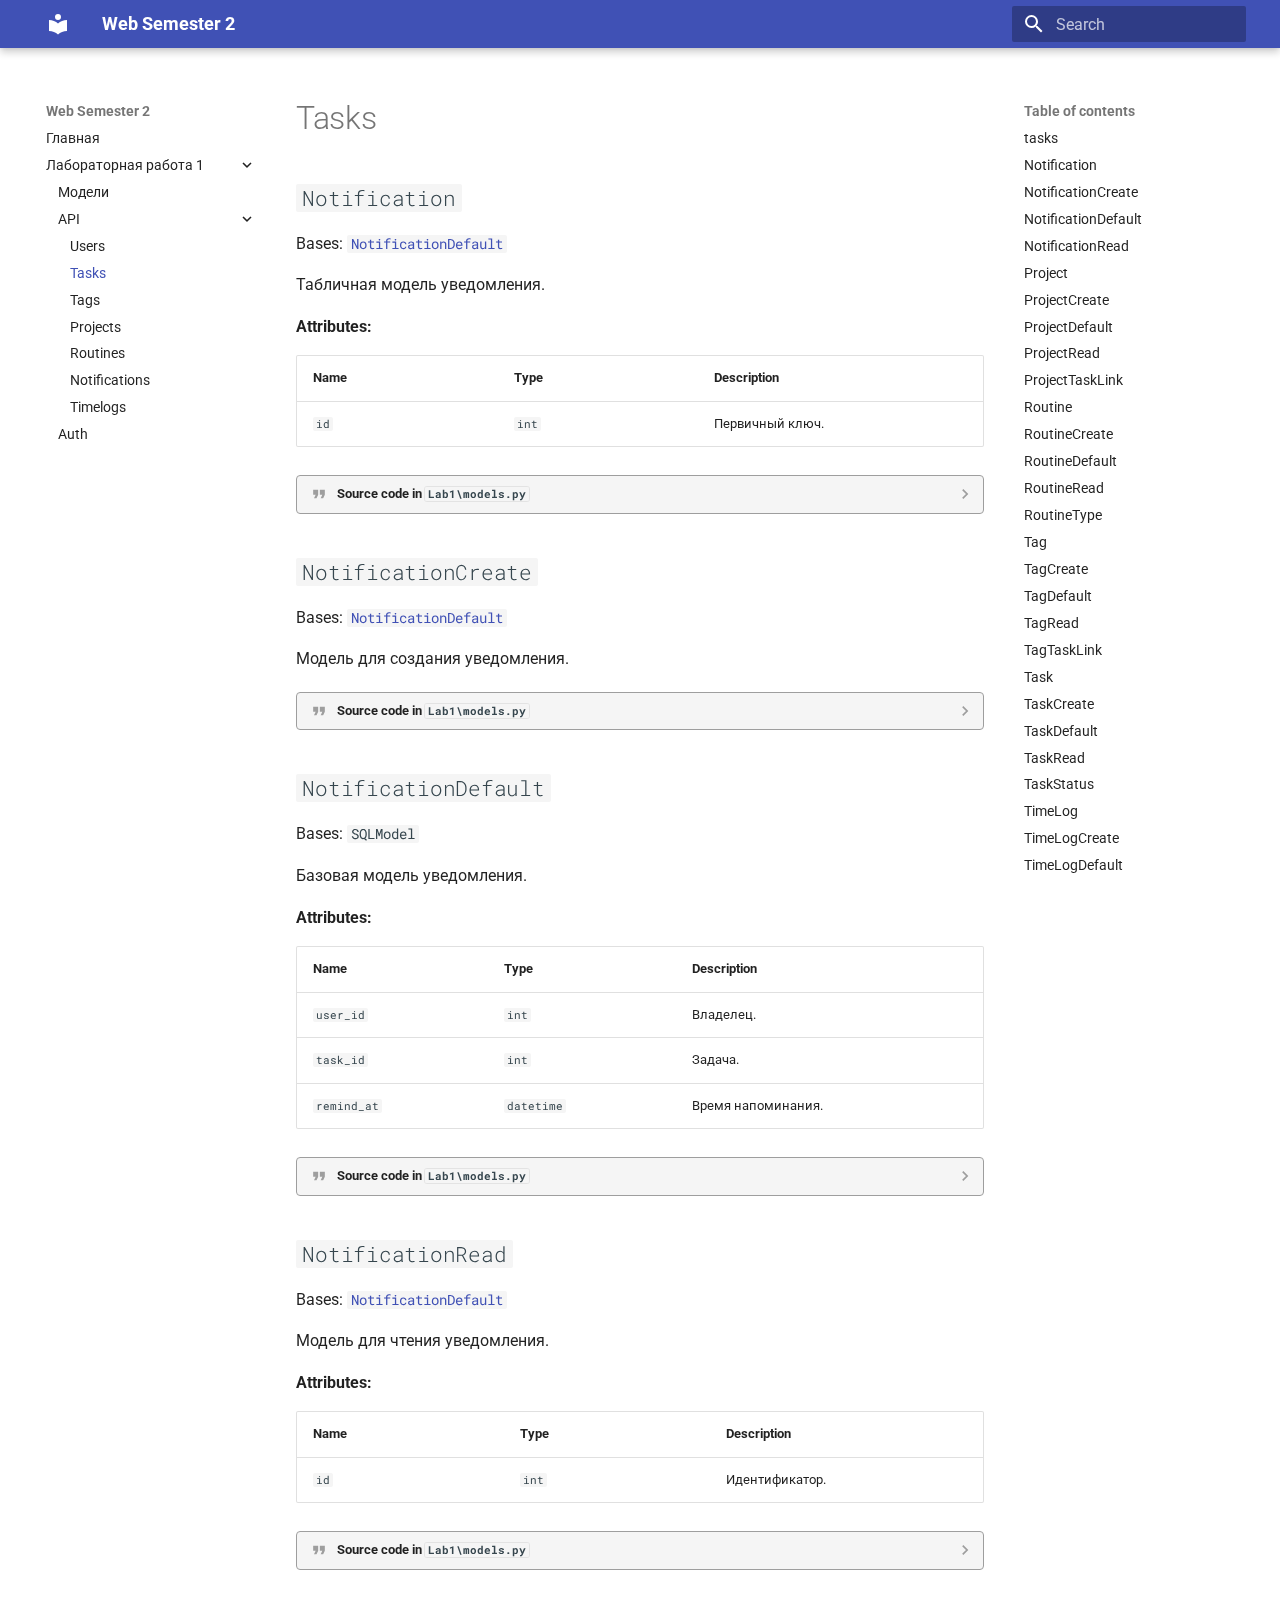
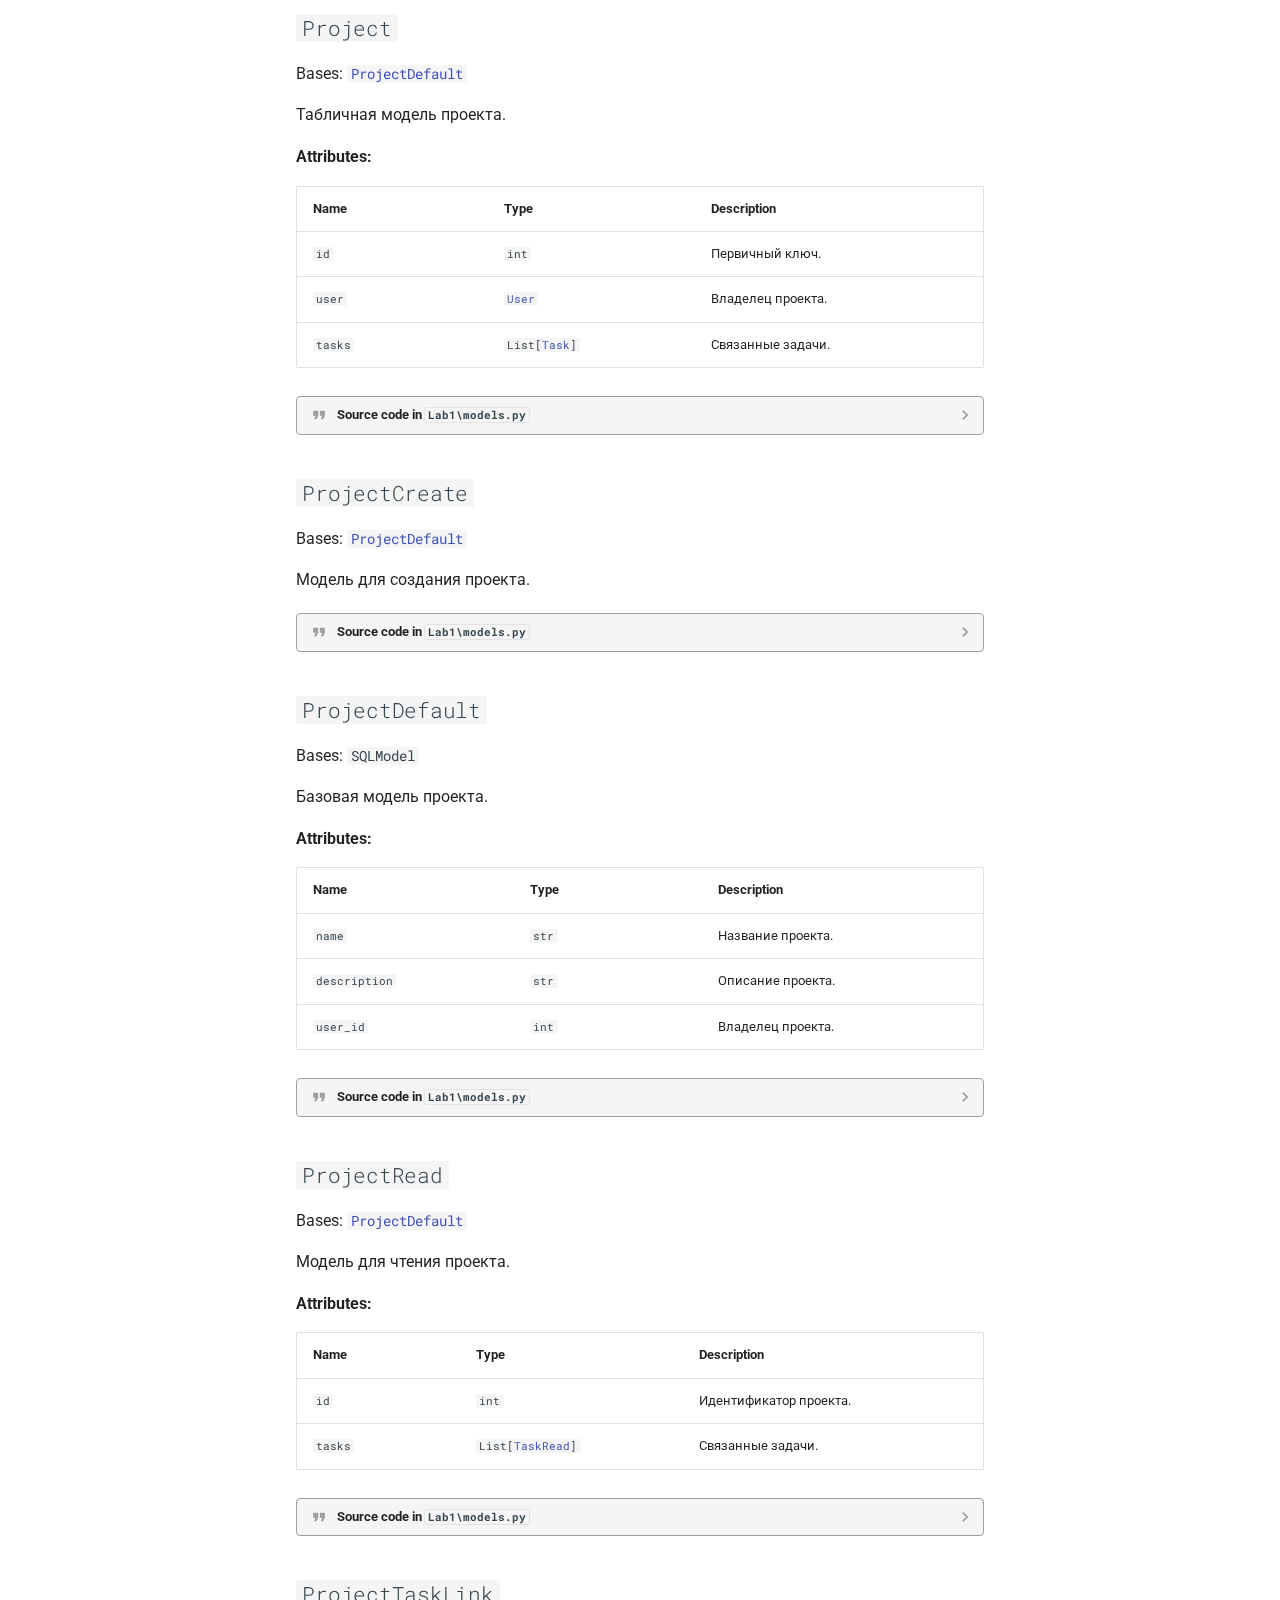
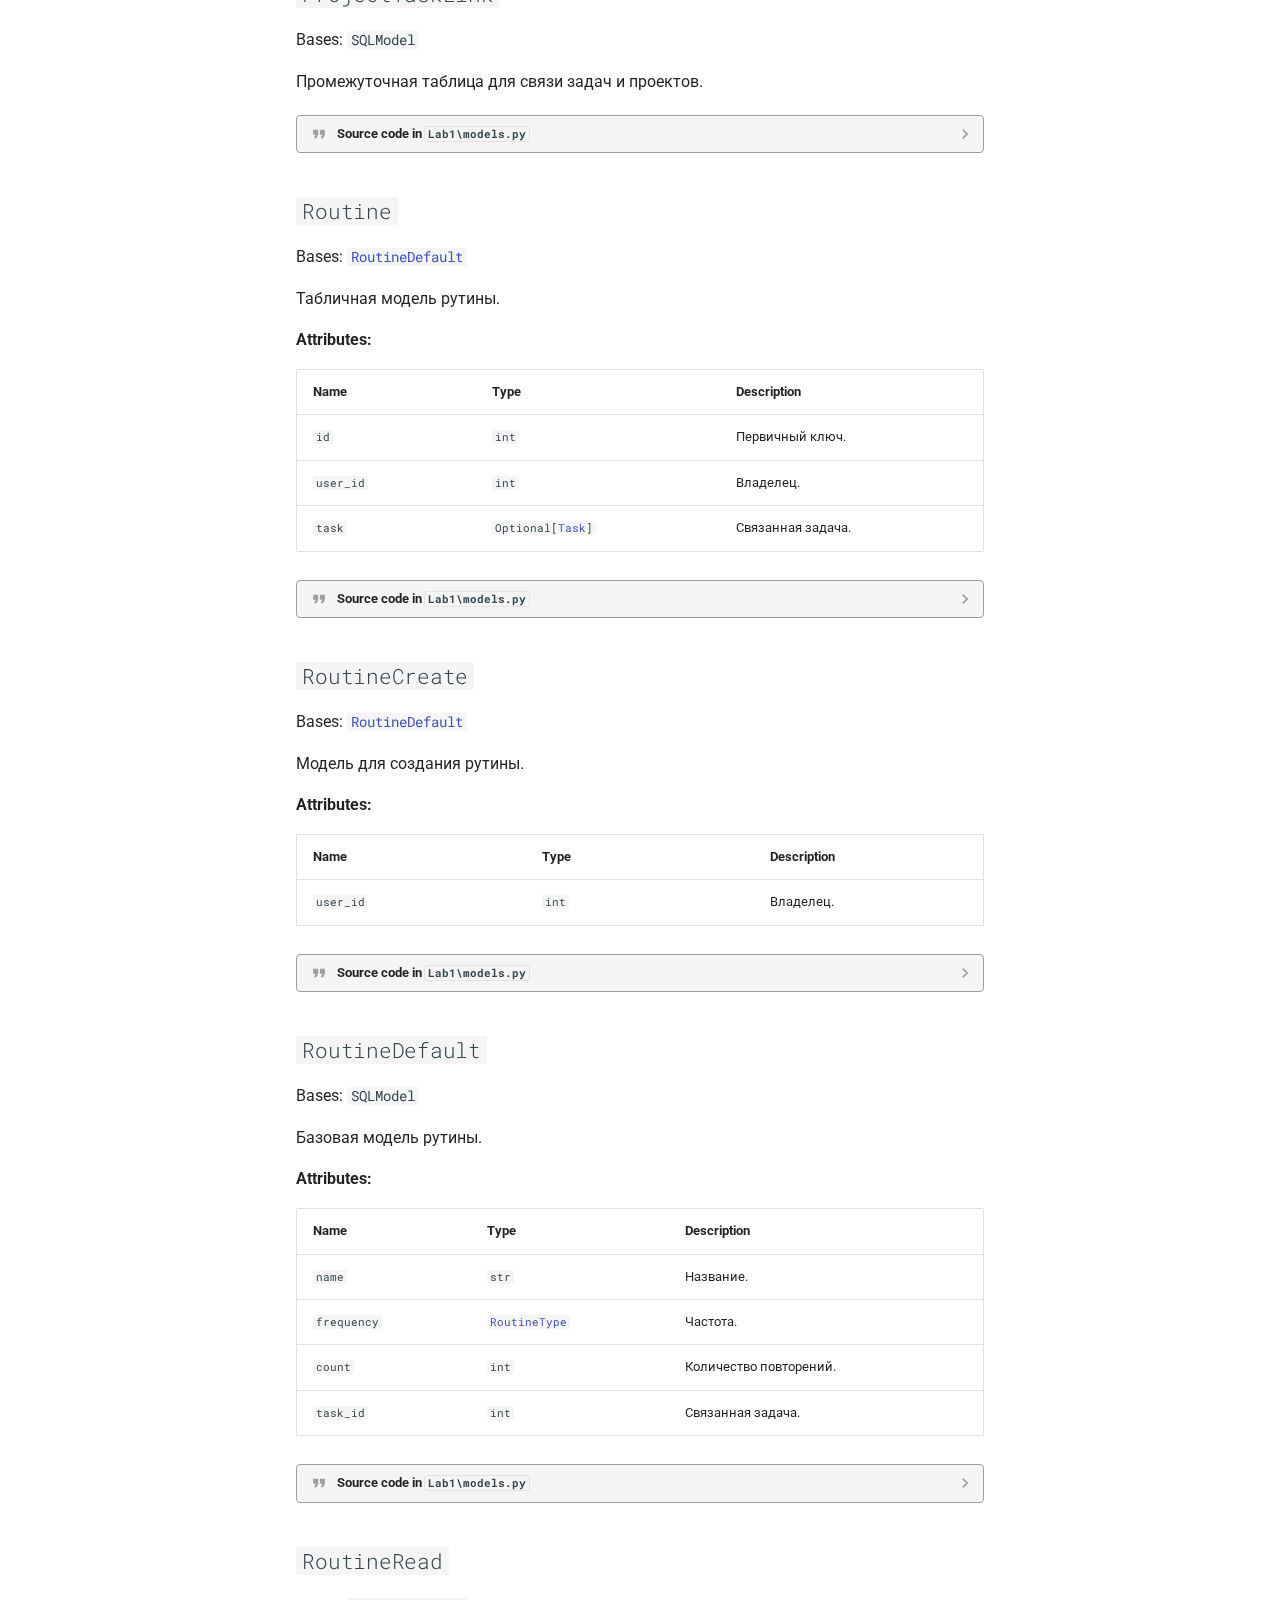
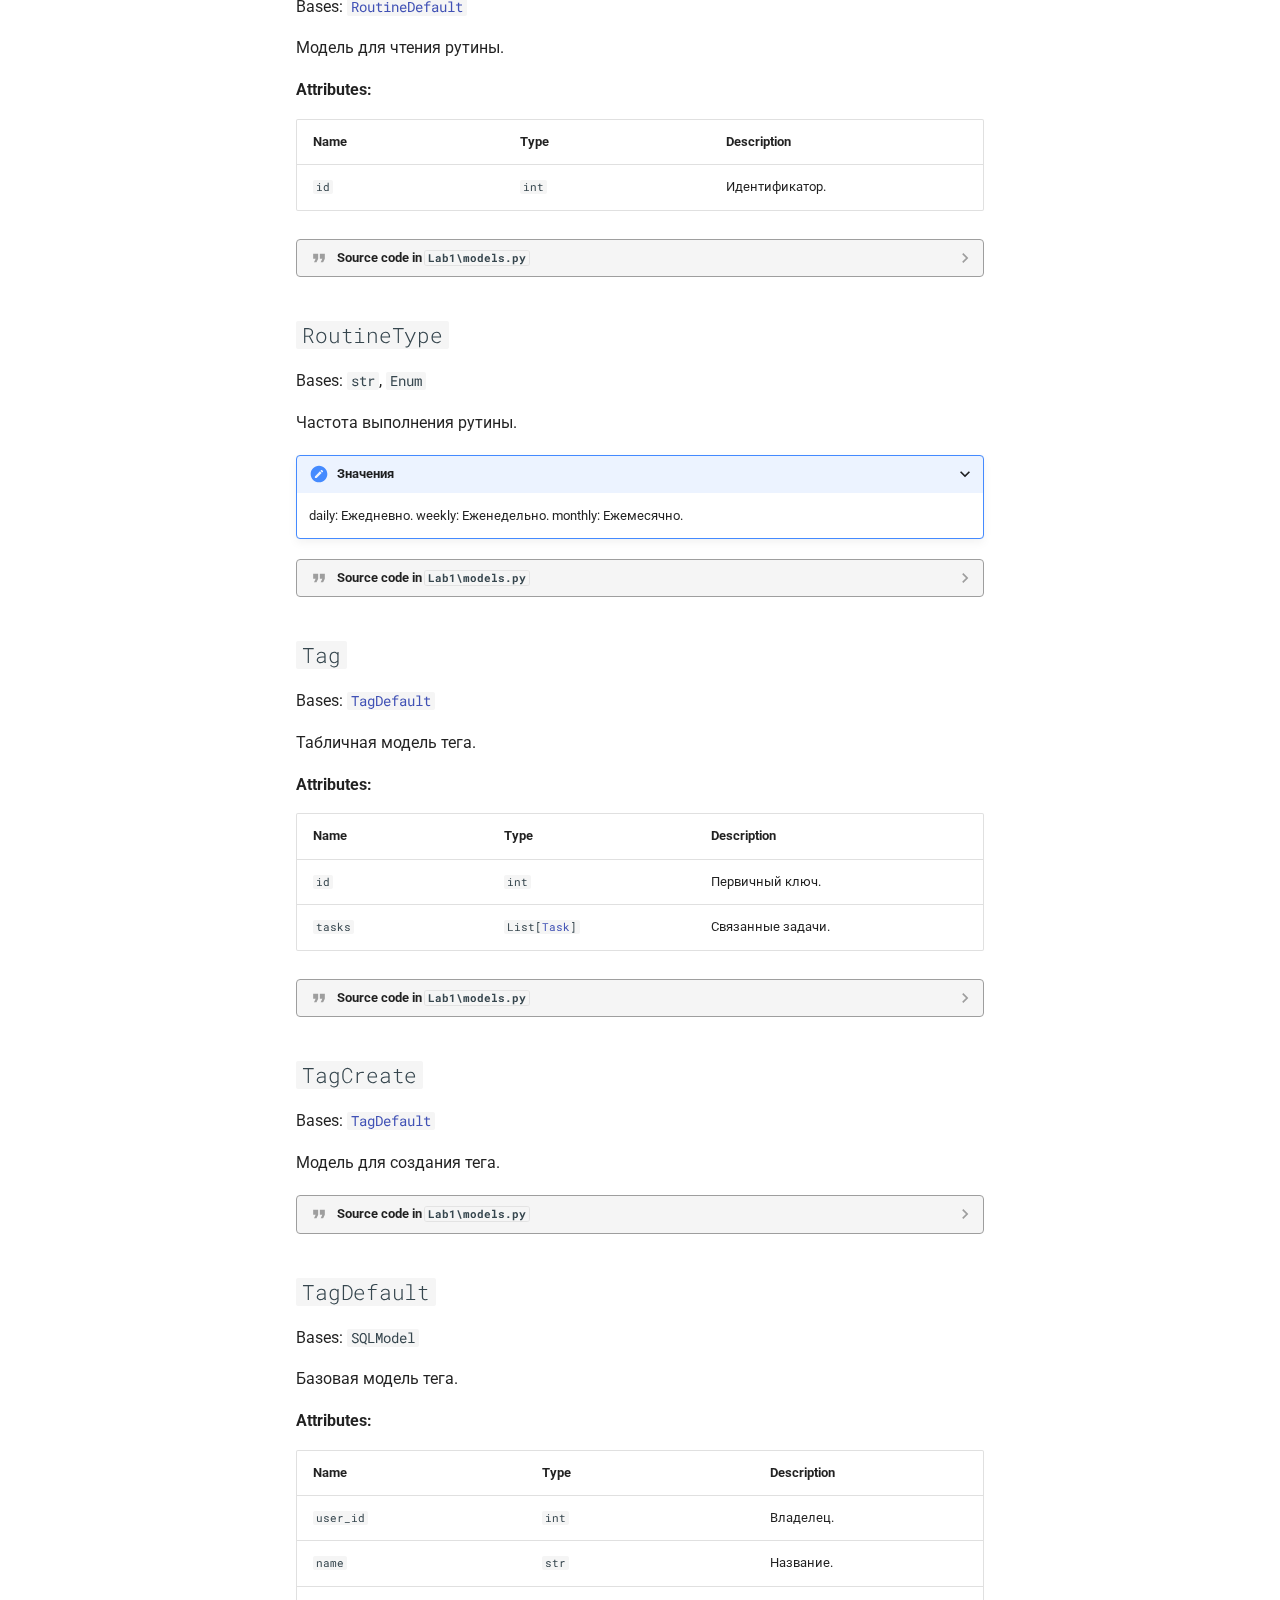
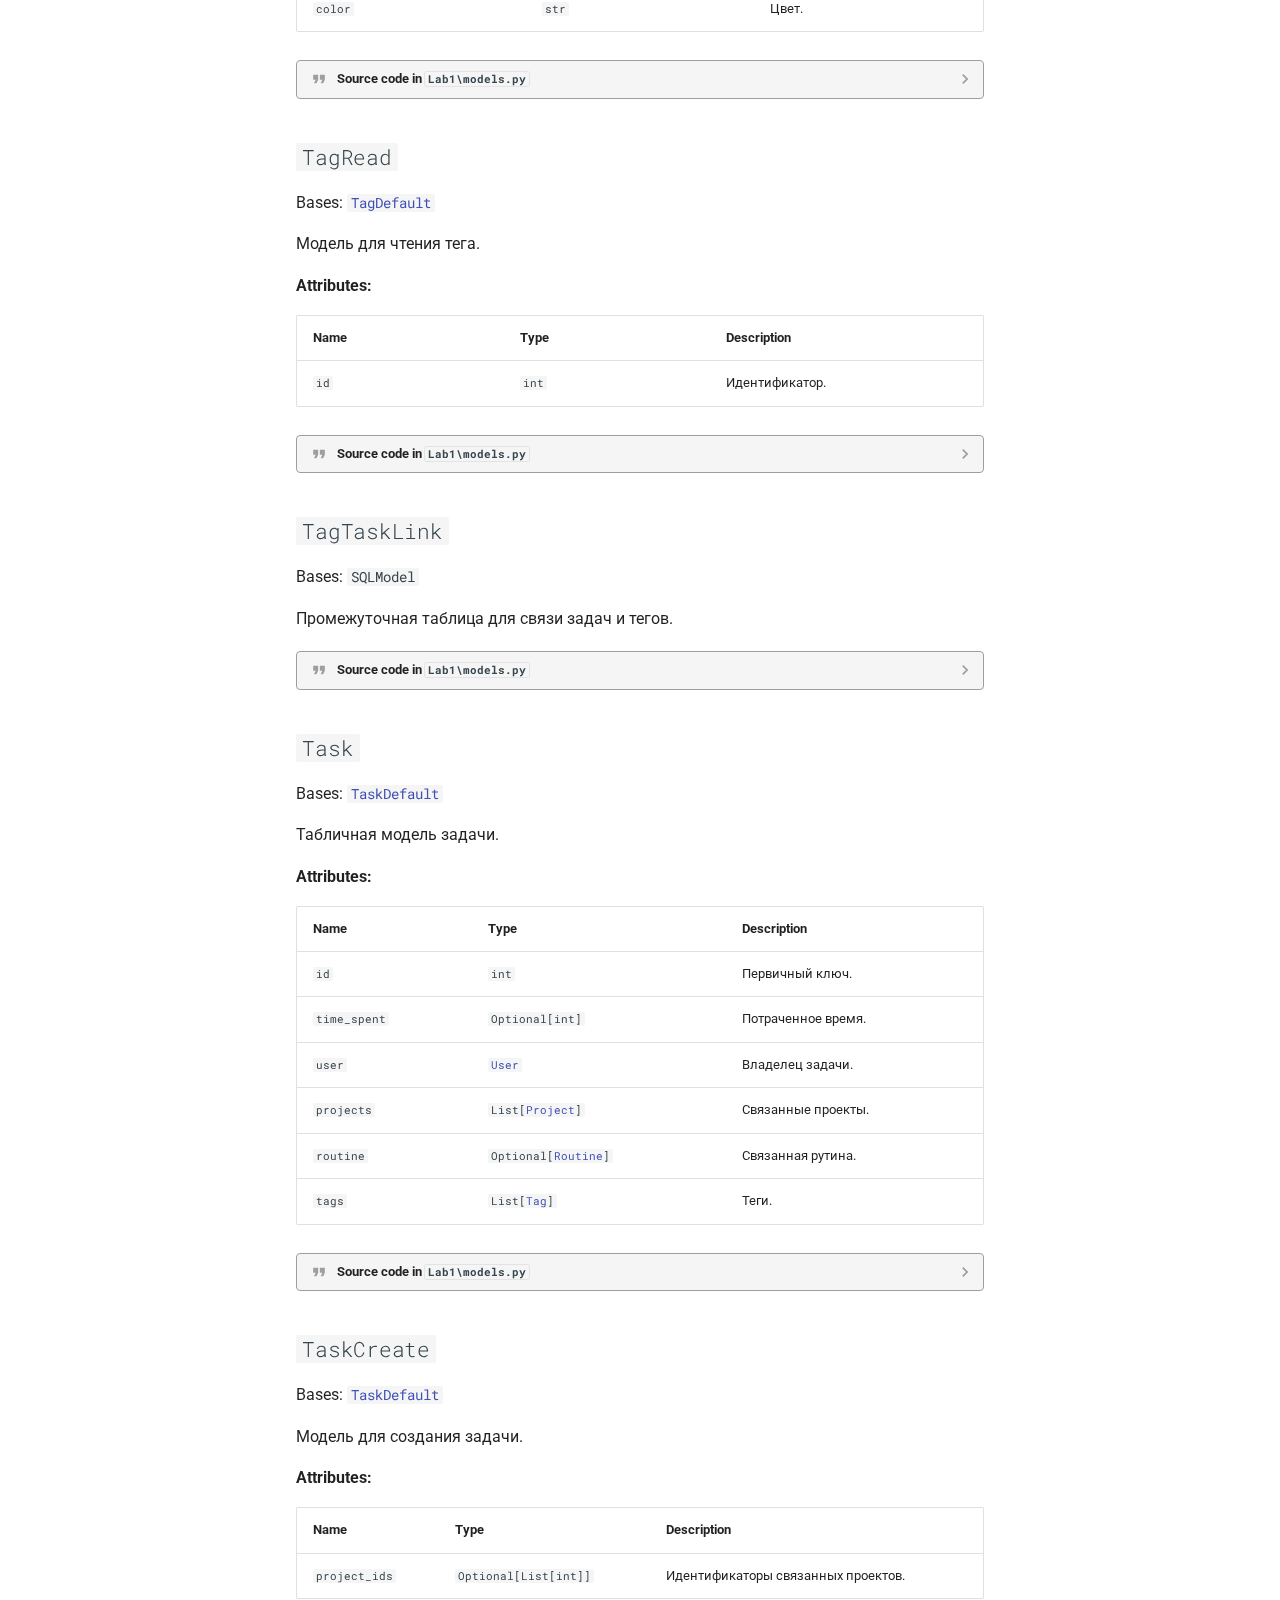
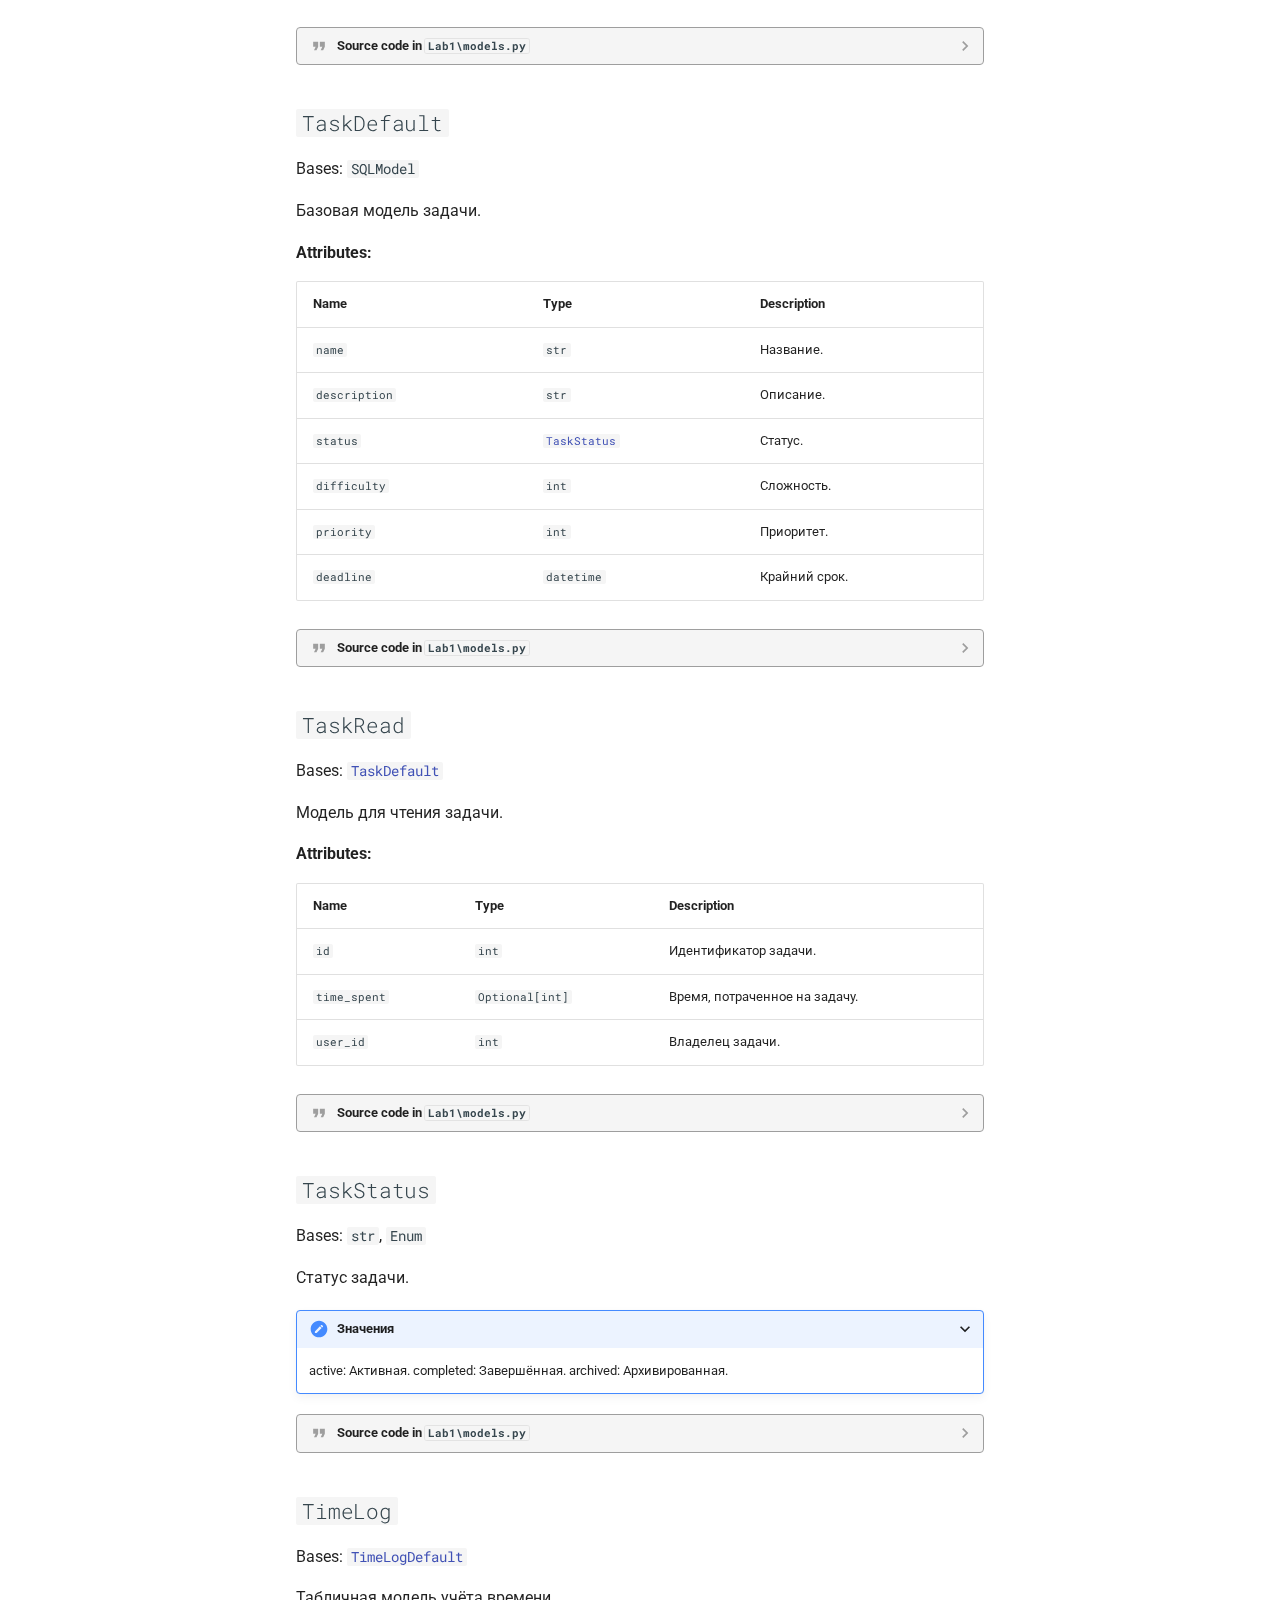
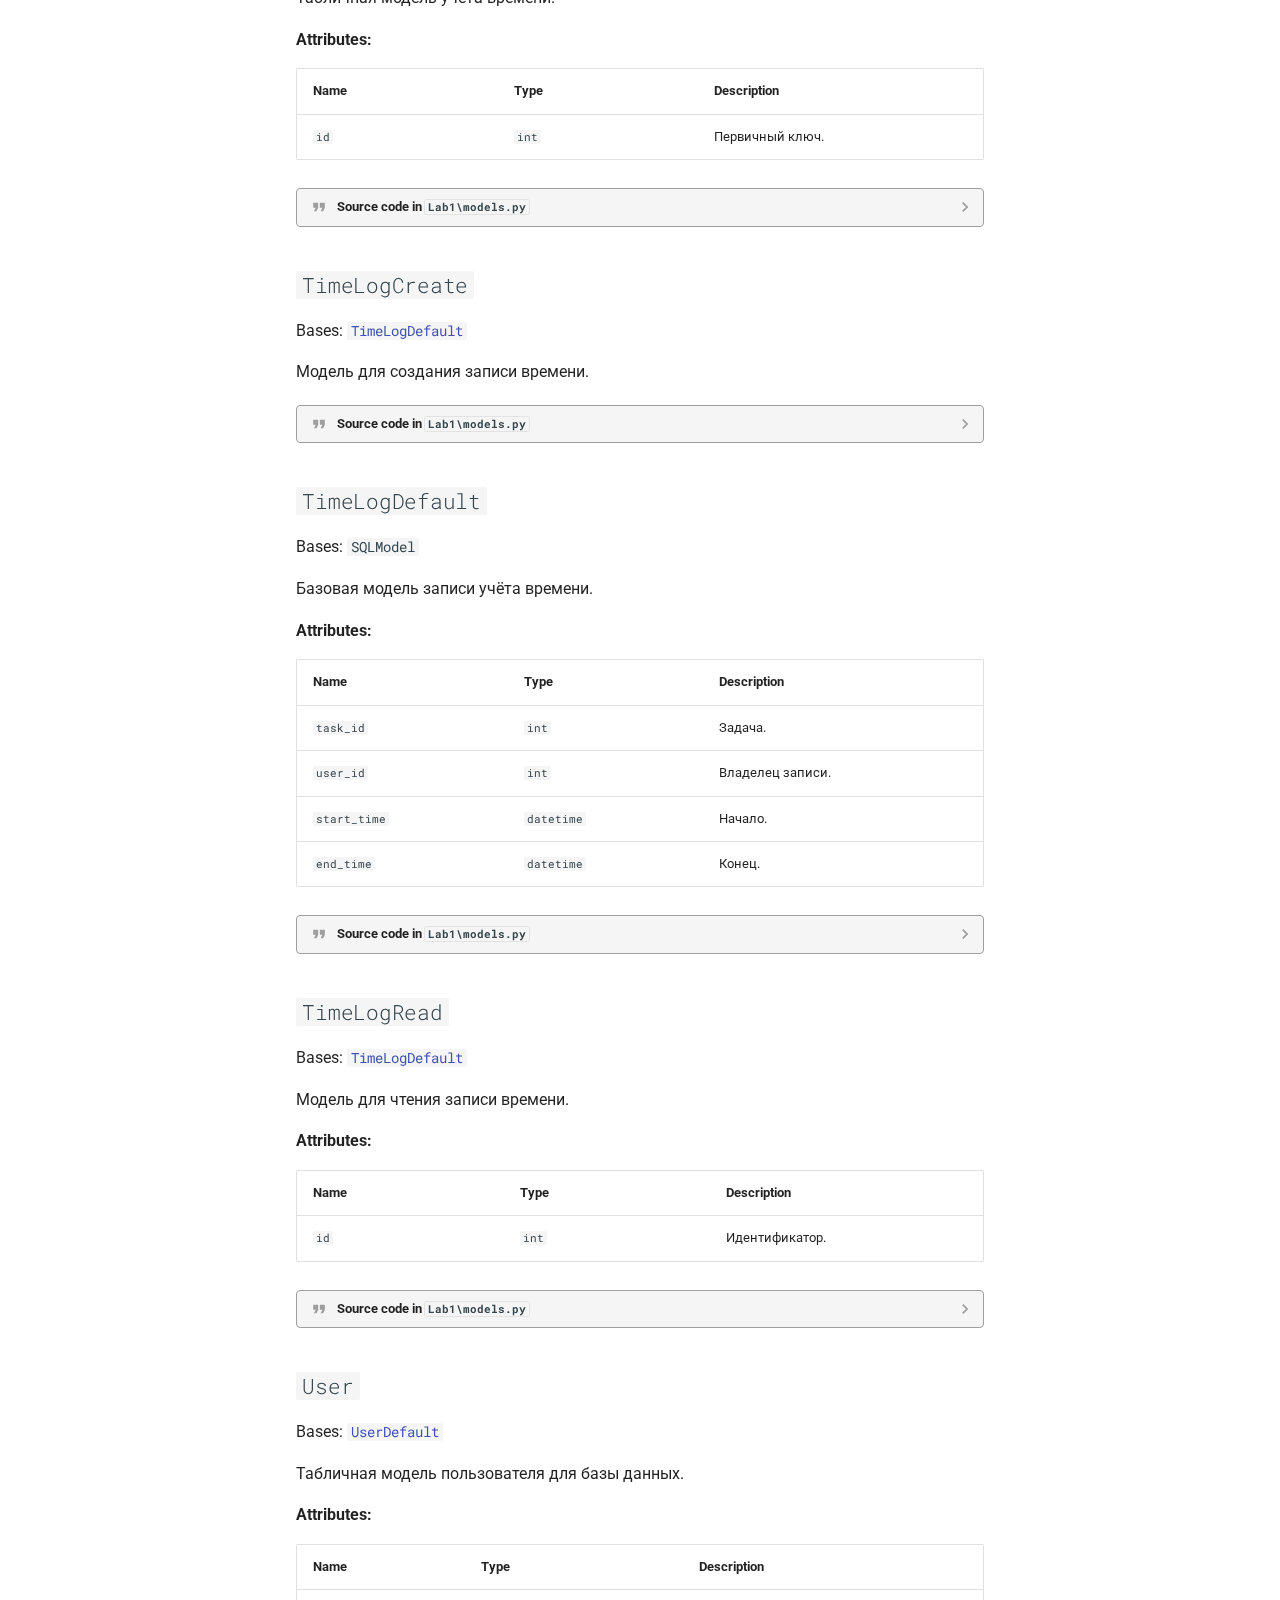
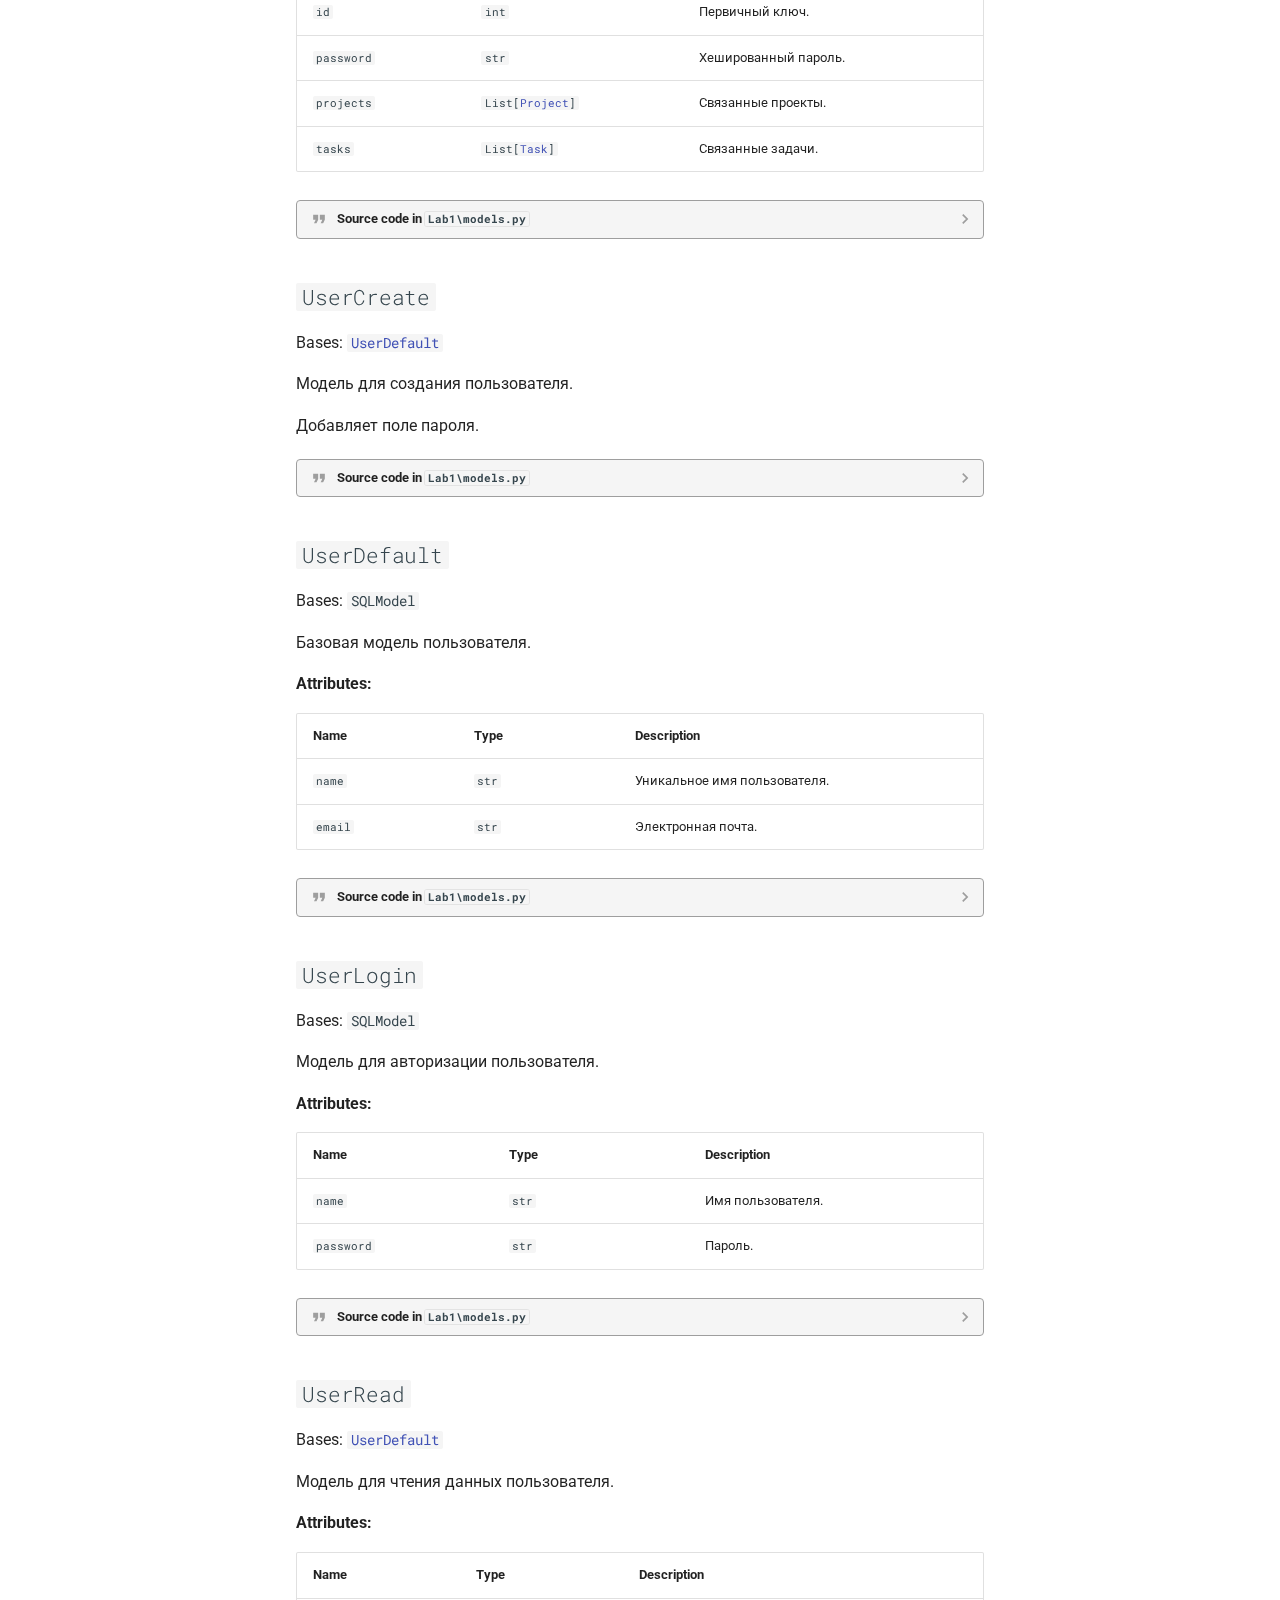
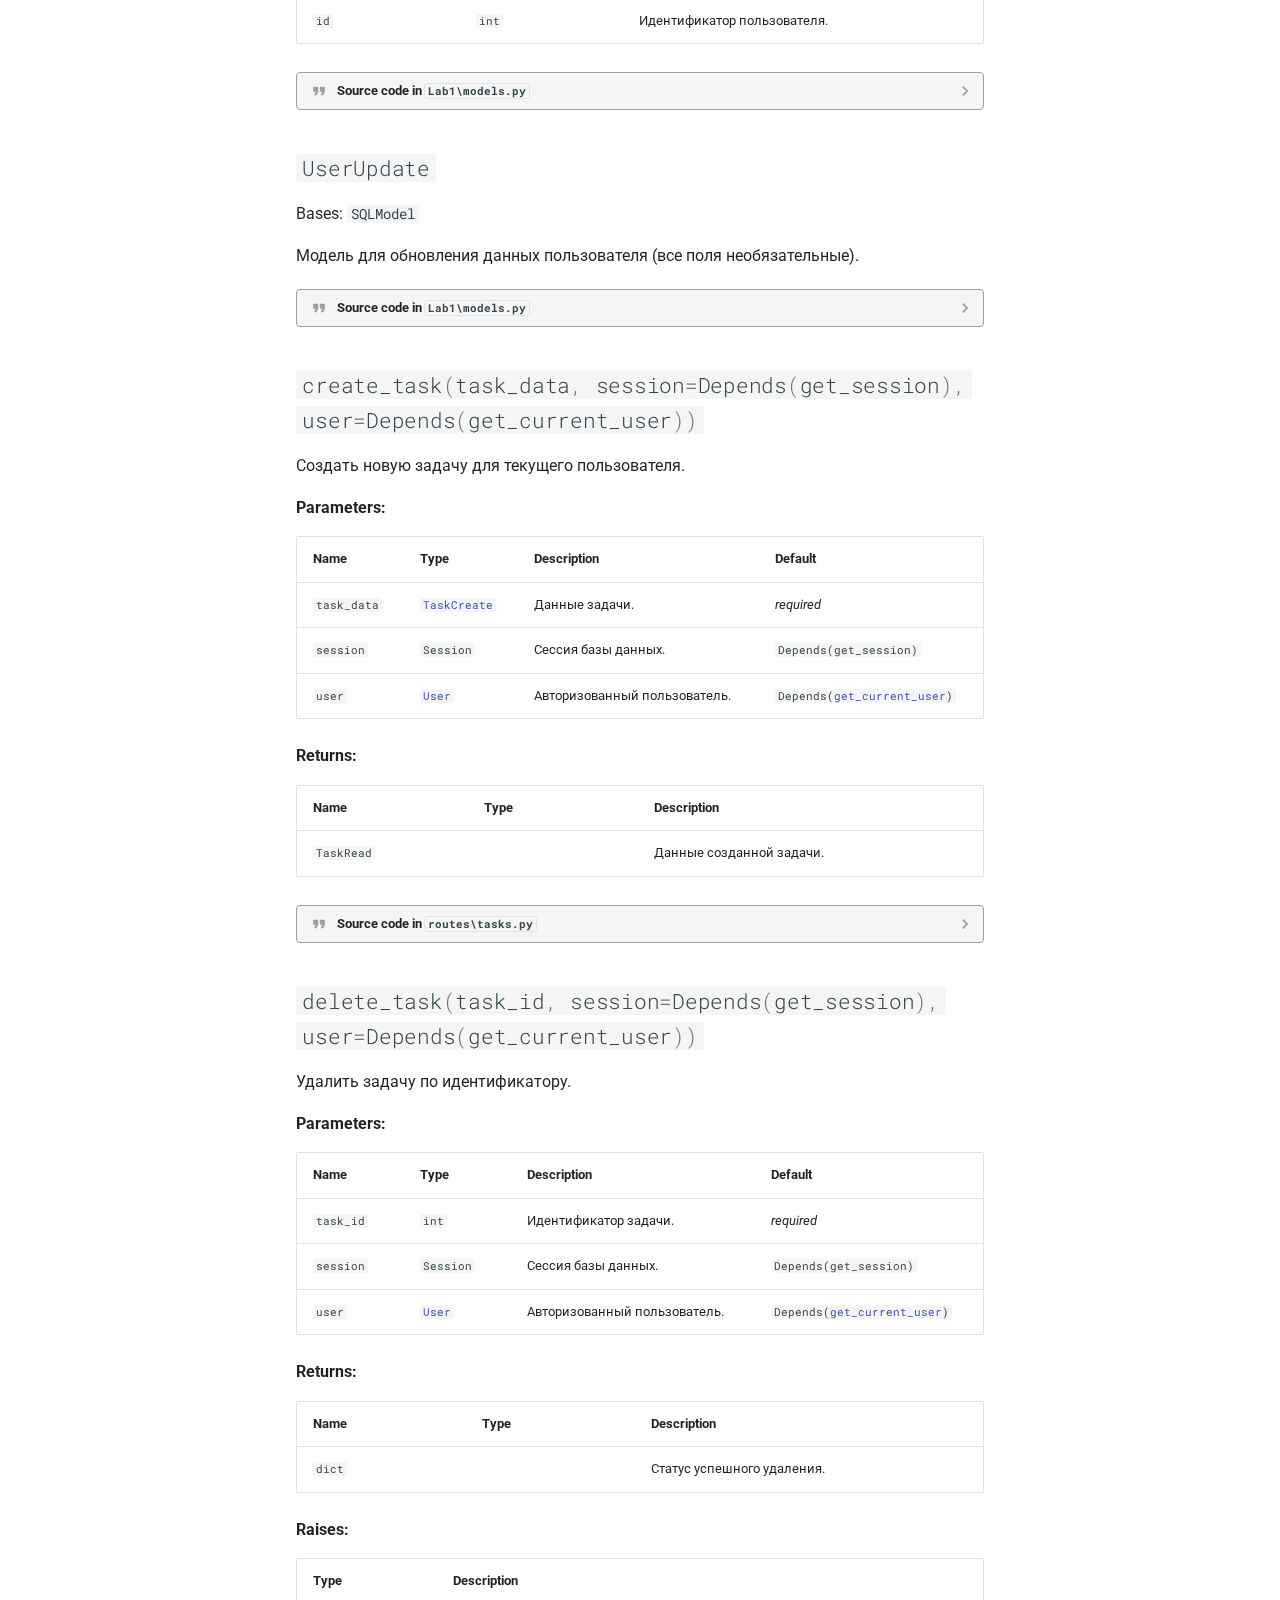
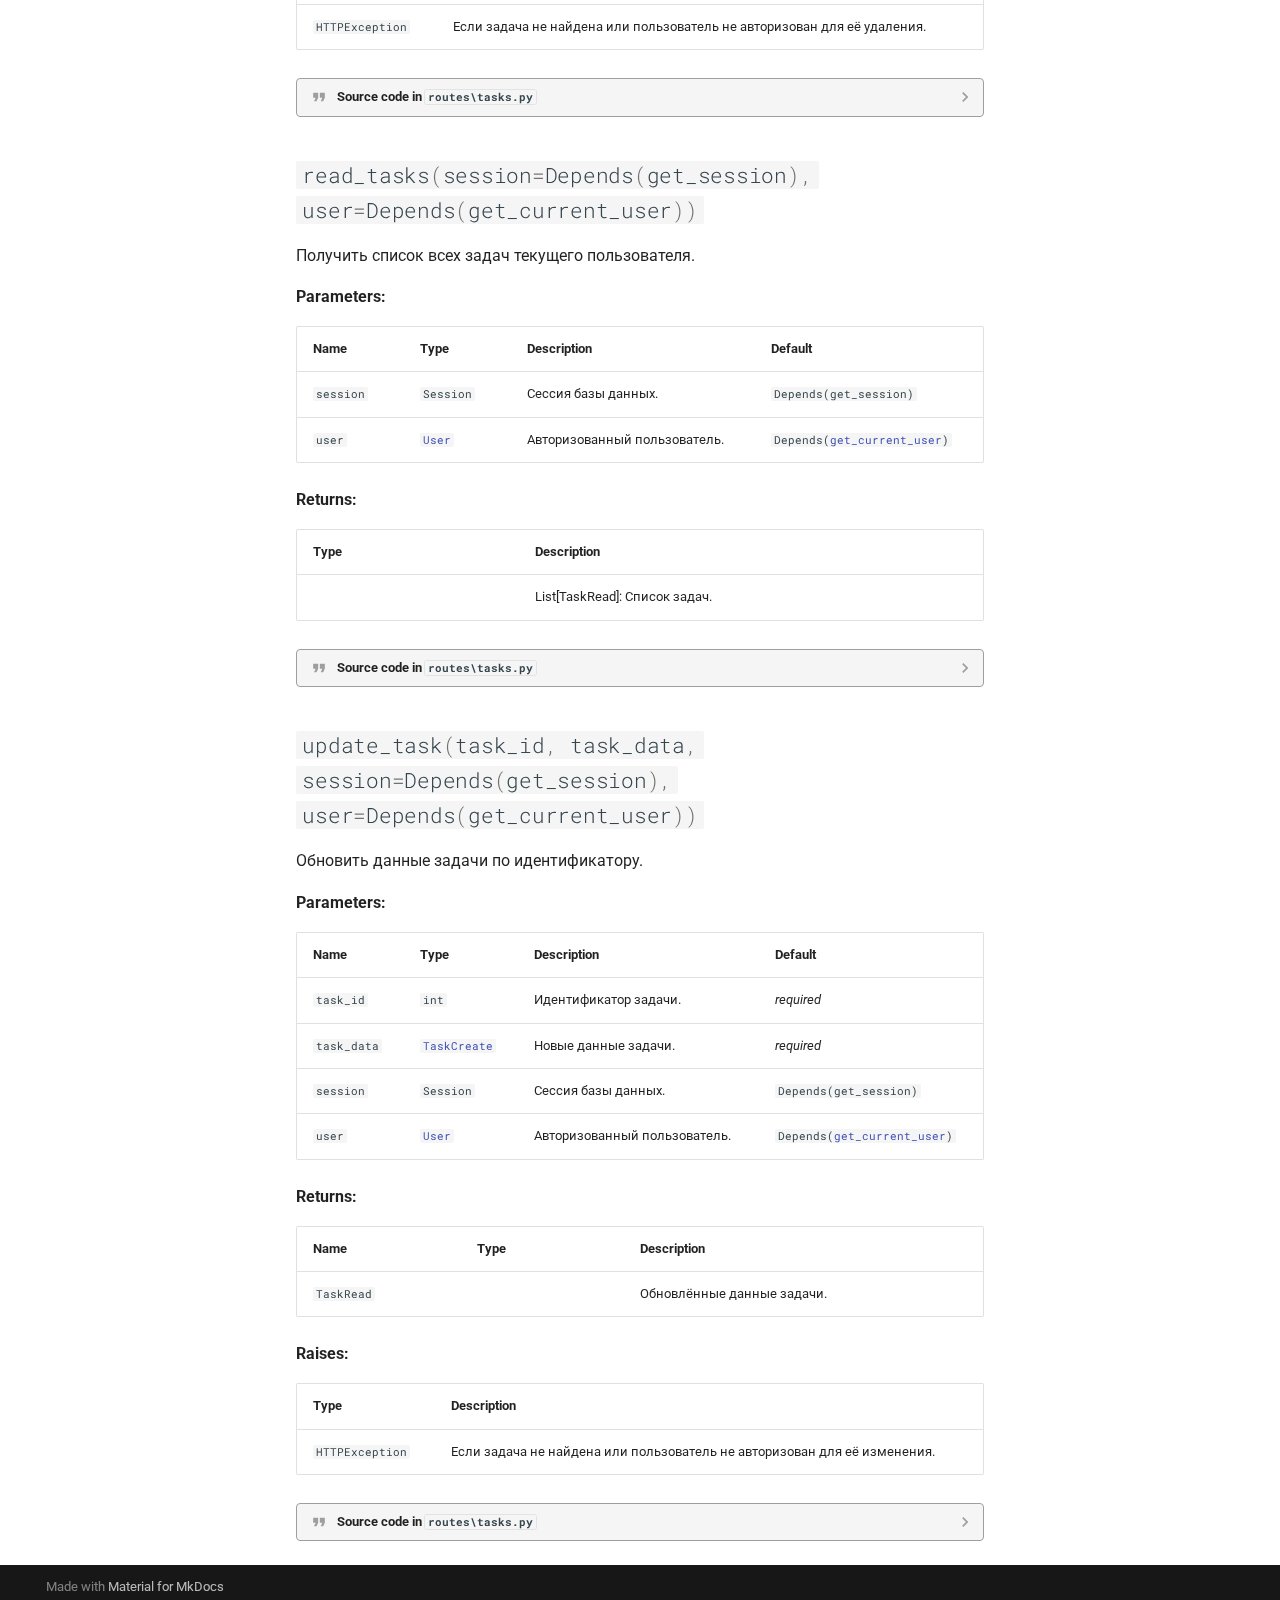
<file: tasks/index.html>
<!doctype html>
<html lang="en" class="no-js">
  <head>
    
      <meta charset="utf-8">
      <meta name="viewport" content="width=device-width,initial-scale=1">
      
      
      
      
        <link rel="prev" href="../users/">
      
      
        <link rel="next" href="../tags/">
      
      
      <link rel="icon" href="../assets/images/favicon.png">
      <meta name="generator" content="mkdocs-1.6.1, mkdocs-material-9.6.12">
    
    
      
        <title>Tasks - Web Semester 2</title>
      
    
    
      <link rel="stylesheet" href="../assets/stylesheets/main.2afb09e1.min.css">
      
      


    
    
      
    
    
      
        
        
        <link rel="preconnect" href="https://fonts.gstatic.com" crossorigin>
        <link rel="stylesheet" href="https://fonts.googleapis.com/css?family=Roboto:300,300i,400,400i,700,700i%7CRoboto+Mono:400,400i,700,700i&display=fallback">
        <style>:root{--md-text-font:"Roboto";--md-code-font:"Roboto Mono"}</style>
      
    
    
      <link rel="stylesheet" href="../assets/_mkdocstrings.css">
    
      <link rel="stylesheet" href="../stylesheets/extra.css">
    
    <script>__md_scope=new URL("..",location),__md_hash=e=>[...e].reduce(((e,_)=>(e<<5)-e+_.charCodeAt(0)),0),__md_get=(e,_=localStorage,t=__md_scope)=>JSON.parse(_.getItem(t.pathname+"."+e)),__md_set=(e,_,t=localStorage,a=__md_scope)=>{try{t.setItem(a.pathname+"."+e,JSON.stringify(_))}catch(e){}}</script>
    
      

    
    
    
  </head>
  
  
    <body dir="ltr">
  
    
    <input class="md-toggle" data-md-toggle="drawer" type="checkbox" id="__drawer" autocomplete="off">
    <input class="md-toggle" data-md-toggle="search" type="checkbox" id="__search" autocomplete="off">
    <label class="md-overlay" for="__drawer"></label>
    <div data-md-component="skip">
      
        
        <a href="#routes.tasks" class="md-skip">
          Skip to content
        </a>
      
    </div>
    <div data-md-component="announce">
      
    </div>
    
    
      

  

<header class="md-header md-header--shadow" data-md-component="header">
  <nav class="md-header__inner md-grid" aria-label="Header">
    <a href=".." title="Web Semester 2" class="md-header__button md-logo" aria-label="Web Semester 2" data-md-component="logo">
      
  
  <svg xmlns="http://www.w3.org/2000/svg" viewBox="0 0 24 24"><path d="M12 8a3 3 0 0 0 3-3 3 3 0 0 0-3-3 3 3 0 0 0-3 3 3 3 0 0 0 3 3m0 3.54C9.64 9.35 6.5 8 3 8v11c3.5 0 6.64 1.35 9 3.54 2.36-2.19 5.5-3.54 9-3.54V8c-3.5 0-6.64 1.35-9 3.54"/></svg>

    </a>
    <label class="md-header__button md-icon" for="__drawer">
      
      <svg xmlns="http://www.w3.org/2000/svg" viewBox="0 0 24 24"><path d="M3 6h18v2H3zm0 5h18v2H3zm0 5h18v2H3z"/></svg>
    </label>
    <div class="md-header__title" data-md-component="header-title">
      <div class="md-header__ellipsis">
        <div class="md-header__topic">
          <span class="md-ellipsis">
            Web Semester 2
          </span>
        </div>
        <div class="md-header__topic" data-md-component="header-topic">
          <span class="md-ellipsis">
            
              Tasks
            
          </span>
        </div>
      </div>
    </div>
    
    
      <script>var palette=__md_get("__palette");if(palette&&palette.color){if("(prefers-color-scheme)"===palette.color.media){var media=matchMedia("(prefers-color-scheme: light)"),input=document.querySelector(media.matches?"[data-md-color-media='(prefers-color-scheme: light)']":"[data-md-color-media='(prefers-color-scheme: dark)']");palette.color.media=input.getAttribute("data-md-color-media"),palette.color.scheme=input.getAttribute("data-md-color-scheme"),palette.color.primary=input.getAttribute("data-md-color-primary"),palette.color.accent=input.getAttribute("data-md-color-accent")}for(var[key,value]of Object.entries(palette.color))document.body.setAttribute("data-md-color-"+key,value)}</script>
    
    
    
      
      
        <label class="md-header__button md-icon" for="__search">
          
          <svg xmlns="http://www.w3.org/2000/svg" viewBox="0 0 24 24"><path d="M9.5 3A6.5 6.5 0 0 1 16 9.5c0 1.61-.59 3.09-1.56 4.23l.27.27h.79l5 5-1.5 1.5-5-5v-.79l-.27-.27A6.52 6.52 0 0 1 9.5 16 6.5 6.5 0 0 1 3 9.5 6.5 6.5 0 0 1 9.5 3m0 2C7 5 5 7 5 9.5S7 14 9.5 14 14 12 14 9.5 12 5 9.5 5"/></svg>
        </label>
        <div class="md-search" data-md-component="search" role="dialog">
  <label class="md-search__overlay" for="__search"></label>
  <div class="md-search__inner" role="search">
    <form class="md-search__form" name="search">
      <input type="text" class="md-search__input" name="query" aria-label="Search" placeholder="Search" autocapitalize="off" autocorrect="off" autocomplete="off" spellcheck="false" data-md-component="search-query" required>
      <label class="md-search__icon md-icon" for="__search">
        
        <svg xmlns="http://www.w3.org/2000/svg" viewBox="0 0 24 24"><path d="M9.5 3A6.5 6.5 0 0 1 16 9.5c0 1.61-.59 3.09-1.56 4.23l.27.27h.79l5 5-1.5 1.5-5-5v-.79l-.27-.27A6.52 6.52 0 0 1 9.5 16 6.5 6.5 0 0 1 3 9.5 6.5 6.5 0 0 1 9.5 3m0 2C7 5 5 7 5 9.5S7 14 9.5 14 14 12 14 9.5 12 5 9.5 5"/></svg>
        
        <svg xmlns="http://www.w3.org/2000/svg" viewBox="0 0 24 24"><path d="M20 11v2H8l5.5 5.5-1.42 1.42L4.16 12l7.92-7.92L13.5 5.5 8 11z"/></svg>
      </label>
      <nav class="md-search__options" aria-label="Search">
        
        <button type="reset" class="md-search__icon md-icon" title="Clear" aria-label="Clear" tabindex="-1">
          
          <svg xmlns="http://www.w3.org/2000/svg" viewBox="0 0 24 24"><path d="M19 6.41 17.59 5 12 10.59 6.41 5 5 6.41 10.59 12 5 17.59 6.41 19 12 13.41 17.59 19 19 17.59 13.41 12z"/></svg>
        </button>
      </nav>
      
    </form>
    <div class="md-search__output">
      <div class="md-search__scrollwrap" tabindex="0" data-md-scrollfix>
        <div class="md-search-result" data-md-component="search-result">
          <div class="md-search-result__meta">
            Initializing search
          </div>
          <ol class="md-search-result__list" role="presentation"></ol>
        </div>
      </div>
    </div>
  </div>
</div>
      
    
    
  </nav>
  
</header>
    
    <div class="md-container" data-md-component="container">
      
      
        
          
        
      
      <main class="md-main" data-md-component="main">
        <div class="md-main__inner md-grid">
          
            
              
              <div class="md-sidebar md-sidebar--primary" data-md-component="sidebar" data-md-type="navigation" >
                <div class="md-sidebar__scrollwrap">
                  <div class="md-sidebar__inner">
                    



<nav class="md-nav md-nav--primary" aria-label="Navigation" data-md-level="0">
  <label class="md-nav__title" for="__drawer">
    <a href=".." title="Web Semester 2" class="md-nav__button md-logo" aria-label="Web Semester 2" data-md-component="logo">
      
  
  <svg xmlns="http://www.w3.org/2000/svg" viewBox="0 0 24 24"><path d="M12 8a3 3 0 0 0 3-3 3 3 0 0 0-3-3 3 3 0 0 0-3 3 3 3 0 0 0 3 3m0 3.54C9.64 9.35 6.5 8 3 8v11c3.5 0 6.64 1.35 9 3.54 2.36-2.19 5.5-3.54 9-3.54V8c-3.5 0-6.64 1.35-9 3.54"/></svg>

    </a>
    Web Semester 2
  </label>
  
  <ul class="md-nav__list" data-md-scrollfix>
    
      
      
  
  
  
  
    <li class="md-nav__item">
      <a href=".." class="md-nav__link">
        
  
  
  <span class="md-ellipsis">
    Главная
    
  </span>
  

      </a>
    </li>
  

    
      
      
  
  
    
  
  
  
    
    
    
    
    
    <li class="md-nav__item md-nav__item--active md-nav__item--nested">
      
        
        
        <input class="md-nav__toggle md-toggle " type="checkbox" id="__nav_2" checked>
        
          
          <label class="md-nav__link" for="__nav_2" id="__nav_2_label" tabindex="0">
            
  
  
  <span class="md-ellipsis">
    Лабораторная работа 1
    
  </span>
  

            <span class="md-nav__icon md-icon"></span>
          </label>
        
        <nav class="md-nav" data-md-level="1" aria-labelledby="__nav_2_label" aria-expanded="true">
          <label class="md-nav__title" for="__nav_2">
            <span class="md-nav__icon md-icon"></span>
            Лабораторная работа 1
          </label>
          <ul class="md-nav__list" data-md-scrollfix>
            
              
                
  
  
  
  
    <li class="md-nav__item">
      <a href="../models/" class="md-nav__link">
        
  
  
  <span class="md-ellipsis">
    Модели
    
  </span>
  

      </a>
    </li>
  

              
            
              
                
  
  
    
  
  
  
    
    
    
    
    
    <li class="md-nav__item md-nav__item--active md-nav__item--nested">
      
        
        
        <input class="md-nav__toggle md-toggle " type="checkbox" id="__nav_2_2" checked>
        
          
          <label class="md-nav__link" for="__nav_2_2" id="__nav_2_2_label" tabindex="0">
            
  
  
  <span class="md-ellipsis">
    API
    
  </span>
  

            <span class="md-nav__icon md-icon"></span>
          </label>
        
        <nav class="md-nav" data-md-level="2" aria-labelledby="__nav_2_2_label" aria-expanded="true">
          <label class="md-nav__title" for="__nav_2_2">
            <span class="md-nav__icon md-icon"></span>
            API
          </label>
          <ul class="md-nav__list" data-md-scrollfix>
            
              
                
  
  
  
  
    <li class="md-nav__item">
      <a href="../users/" class="md-nav__link">
        
  
  
  <span class="md-ellipsis">
    Users
    
  </span>
  

      </a>
    </li>
  

              
            
              
                
  
  
    
  
  
  
    <li class="md-nav__item md-nav__item--active">
      
      <input class="md-nav__toggle md-toggle" type="checkbox" id="__toc">
      
      
      
        <label class="md-nav__link md-nav__link--active" for="__toc">
          
  
  
  <span class="md-ellipsis">
    Tasks
    
  </span>
  

          <span class="md-nav__icon md-icon"></span>
        </label>
      
      <a href="./" class="md-nav__link md-nav__link--active">
        
  
  
  <span class="md-ellipsis">
    Tasks
    
  </span>
  

      </a>
      
        

<nav class="md-nav md-nav--secondary" aria-label="Table of contents">
  
  
  
  
    <label class="md-nav__title" for="__toc">
      <span class="md-nav__icon md-icon"></span>
      Table of contents
    </label>
    <ul class="md-nav__list" data-md-component="toc" data-md-scrollfix>
      
        <li class="md-nav__item">
  <a href="#routes.tasks" class="md-nav__link">
    <span class="md-ellipsis">
      tasks
    </span>
  </a>
  
</li>
      
        <li class="md-nav__item">
  <a href="#routes.tasks.Notification" class="md-nav__link">
    <span class="md-ellipsis">
      Notification
    </span>
  </a>
  
</li>
      
        <li class="md-nav__item">
  <a href="#routes.tasks.NotificationCreate" class="md-nav__link">
    <span class="md-ellipsis">
      NotificationCreate
    </span>
  </a>
  
</li>
      
        <li class="md-nav__item">
  <a href="#routes.tasks.NotificationDefault" class="md-nav__link">
    <span class="md-ellipsis">
      NotificationDefault
    </span>
  </a>
  
</li>
      
        <li class="md-nav__item">
  <a href="#routes.tasks.NotificationRead" class="md-nav__link">
    <span class="md-ellipsis">
      NotificationRead
    </span>
  </a>
  
</li>
      
        <li class="md-nav__item">
  <a href="#routes.tasks.Project" class="md-nav__link">
    <span class="md-ellipsis">
      Project
    </span>
  </a>
  
</li>
      
        <li class="md-nav__item">
  <a href="#routes.tasks.ProjectCreate" class="md-nav__link">
    <span class="md-ellipsis">
      ProjectCreate
    </span>
  </a>
  
</li>
      
        <li class="md-nav__item">
  <a href="#routes.tasks.ProjectDefault" class="md-nav__link">
    <span class="md-ellipsis">
      ProjectDefault
    </span>
  </a>
  
</li>
      
        <li class="md-nav__item">
  <a href="#routes.tasks.ProjectRead" class="md-nav__link">
    <span class="md-ellipsis">
      ProjectRead
    </span>
  </a>
  
</li>
      
        <li class="md-nav__item">
  <a href="#routes.tasks.ProjectTaskLink" class="md-nav__link">
    <span class="md-ellipsis">
      ProjectTaskLink
    </span>
  </a>
  
</li>
      
        <li class="md-nav__item">
  <a href="#routes.tasks.Routine" class="md-nav__link">
    <span class="md-ellipsis">
      Routine
    </span>
  </a>
  
</li>
      
        <li class="md-nav__item">
  <a href="#routes.tasks.RoutineCreate" class="md-nav__link">
    <span class="md-ellipsis">
      RoutineCreate
    </span>
  </a>
  
</li>
      
        <li class="md-nav__item">
  <a href="#routes.tasks.RoutineDefault" class="md-nav__link">
    <span class="md-ellipsis">
      RoutineDefault
    </span>
  </a>
  
</li>
      
        <li class="md-nav__item">
  <a href="#routes.tasks.RoutineRead" class="md-nav__link">
    <span class="md-ellipsis">
      RoutineRead
    </span>
  </a>
  
</li>
      
        <li class="md-nav__item">
  <a href="#routes.tasks.RoutineType" class="md-nav__link">
    <span class="md-ellipsis">
      RoutineType
    </span>
  </a>
  
</li>
      
        <li class="md-nav__item">
  <a href="#routes.tasks.Tag" class="md-nav__link">
    <span class="md-ellipsis">
      Tag
    </span>
  </a>
  
</li>
      
        <li class="md-nav__item">
  <a href="#routes.tasks.TagCreate" class="md-nav__link">
    <span class="md-ellipsis">
      TagCreate
    </span>
  </a>
  
</li>
      
        <li class="md-nav__item">
  <a href="#routes.tasks.TagDefault" class="md-nav__link">
    <span class="md-ellipsis">
      TagDefault
    </span>
  </a>
  
</li>
      
        <li class="md-nav__item">
  <a href="#routes.tasks.TagRead" class="md-nav__link">
    <span class="md-ellipsis">
      TagRead
    </span>
  </a>
  
</li>
      
        <li class="md-nav__item">
  <a href="#routes.tasks.TagTaskLink" class="md-nav__link">
    <span class="md-ellipsis">
      TagTaskLink
    </span>
  </a>
  
</li>
      
        <li class="md-nav__item">
  <a href="#routes.tasks.Task" class="md-nav__link">
    <span class="md-ellipsis">
      Task
    </span>
  </a>
  
</li>
      
        <li class="md-nav__item">
  <a href="#routes.tasks.TaskCreate" class="md-nav__link">
    <span class="md-ellipsis">
      TaskCreate
    </span>
  </a>
  
</li>
      
        <li class="md-nav__item">
  <a href="#routes.tasks.TaskDefault" class="md-nav__link">
    <span class="md-ellipsis">
      TaskDefault
    </span>
  </a>
  
</li>
      
        <li class="md-nav__item">
  <a href="#routes.tasks.TaskRead" class="md-nav__link">
    <span class="md-ellipsis">
      TaskRead
    </span>
  </a>
  
</li>
      
        <li class="md-nav__item">
  <a href="#routes.tasks.TaskStatus" class="md-nav__link">
    <span class="md-ellipsis">
      TaskStatus
    </span>
  </a>
  
</li>
      
        <li class="md-nav__item">
  <a href="#routes.tasks.TimeLog" class="md-nav__link">
    <span class="md-ellipsis">
      TimeLog
    </span>
  </a>
  
</li>
      
        <li class="md-nav__item">
  <a href="#routes.tasks.TimeLogCreate" class="md-nav__link">
    <span class="md-ellipsis">
      TimeLogCreate
    </span>
  </a>
  
</li>
      
        <li class="md-nav__item">
  <a href="#routes.tasks.TimeLogDefault" class="md-nav__link">
    <span class="md-ellipsis">
      TimeLogDefault
    </span>
  </a>
  
</li>
      
        <li class="md-nav__item">
  <a href="#routes.tasks.TimeLogRead" class="md-nav__link">
    <span class="md-ellipsis">
      TimeLogRead
    </span>
  </a>
  
</li>
      
        <li class="md-nav__item">
  <a href="#routes.tasks.User" class="md-nav__link">
    <span class="md-ellipsis">
      User
    </span>
  </a>
  
</li>
      
        <li class="md-nav__item">
  <a href="#routes.tasks.UserCreate" class="md-nav__link">
    <span class="md-ellipsis">
      UserCreate
    </span>
  </a>
  
</li>
      
        <li class="md-nav__item">
  <a href="#routes.tasks.UserDefault" class="md-nav__link">
    <span class="md-ellipsis">
      UserDefault
    </span>
  </a>
  
</li>
      
        <li class="md-nav__item">
  <a href="#routes.tasks.UserLogin" class="md-nav__link">
    <span class="md-ellipsis">
      UserLogin
    </span>
  </a>
  
</li>
      
        <li class="md-nav__item">
  <a href="#routes.tasks.UserRead" class="md-nav__link">
    <span class="md-ellipsis">
      UserRead
    </span>
  </a>
  
</li>
      
        <li class="md-nav__item">
  <a href="#routes.tasks.UserUpdate" class="md-nav__link">
    <span class="md-ellipsis">
      UserUpdate
    </span>
  </a>
  
</li>
      
        <li class="md-nav__item">
  <a href="#routes.tasks.create_task" class="md-nav__link">
    <span class="md-ellipsis">
      create_task
    </span>
  </a>
  
</li>
      
        <li class="md-nav__item">
  <a href="#routes.tasks.delete_task" class="md-nav__link">
    <span class="md-ellipsis">
      delete_task
    </span>
  </a>
  
</li>
      
        <li class="md-nav__item">
  <a href="#routes.tasks.read_tasks" class="md-nav__link">
    <span class="md-ellipsis">
      read_tasks
    </span>
  </a>
  
</li>
      
        <li class="md-nav__item">
  <a href="#routes.tasks.update_task" class="md-nav__link">
    <span class="md-ellipsis">
      update_task
    </span>
  </a>
  
</li>
      
    </ul>
  
</nav>
      
    </li>
  

              
            
              
                
  
  
  
  
    <li class="md-nav__item">
      <a href="../tags/" class="md-nav__link">
        
  
  
  <span class="md-ellipsis">
    Tags
    
  </span>
  

      </a>
    </li>
  

              
            
              
                
  
  
  
  
    <li class="md-nav__item">
      <a href="../projects/" class="md-nav__link">
        
  
  
  <span class="md-ellipsis">
    Projects
    
  </span>
  

      </a>
    </li>
  

              
            
              
                
  
  
  
  
    <li class="md-nav__item">
      <a href="../routines/" class="md-nav__link">
        
  
  
  <span class="md-ellipsis">
    Routines
    
  </span>
  

      </a>
    </li>
  

              
            
              
                
  
  
  
  
    <li class="md-nav__item">
      <a href="../notifications/" class="md-nav__link">
        
  
  
  <span class="md-ellipsis">
    Notifications
    
  </span>
  

      </a>
    </li>
  

              
            
              
                
  
  
  
  
    <li class="md-nav__item">
      <a href="../timelogs/" class="md-nav__link">
        
  
  
  <span class="md-ellipsis">
    Timelogs
    
  </span>
  

      </a>
    </li>
  

              
            
          </ul>
        </nav>
      
    </li>
  

              
            
              
                
  
  
  
  
    <li class="md-nav__item">
      <a href="../auth/" class="md-nav__link">
        
  
  
  <span class="md-ellipsis">
    Auth
    
  </span>
  

      </a>
    </li>
  

              
            
          </ul>
        </nav>
      
    </li>
  

    
  </ul>
</nav>
                  </div>
                </div>
              </div>
            
            
              
              <div class="md-sidebar md-sidebar--secondary" data-md-component="sidebar" data-md-type="toc" >
                <div class="md-sidebar__scrollwrap">
                  <div class="md-sidebar__inner">
                    

<nav class="md-nav md-nav--secondary" aria-label="Table of contents">
  
  
  
  
    <label class="md-nav__title" for="__toc">
      <span class="md-nav__icon md-icon"></span>
      Table of contents
    </label>
    <ul class="md-nav__list" data-md-component="toc" data-md-scrollfix>
      
        <li class="md-nav__item">
  <a href="#routes.tasks" class="md-nav__link">
    <span class="md-ellipsis">
      tasks
    </span>
  </a>
  
</li>
      
        <li class="md-nav__item">
  <a href="#routes.tasks.Notification" class="md-nav__link">
    <span class="md-ellipsis">
      Notification
    </span>
  </a>
  
</li>
      
        <li class="md-nav__item">
  <a href="#routes.tasks.NotificationCreate" class="md-nav__link">
    <span class="md-ellipsis">
      NotificationCreate
    </span>
  </a>
  
</li>
      
        <li class="md-nav__item">
  <a href="#routes.tasks.NotificationDefault" class="md-nav__link">
    <span class="md-ellipsis">
      NotificationDefault
    </span>
  </a>
  
</li>
      
        <li class="md-nav__item">
  <a href="#routes.tasks.NotificationRead" class="md-nav__link">
    <span class="md-ellipsis">
      NotificationRead
    </span>
  </a>
  
</li>
      
        <li class="md-nav__item">
  <a href="#routes.tasks.Project" class="md-nav__link">
    <span class="md-ellipsis">
      Project
    </span>
  </a>
  
</li>
      
        <li class="md-nav__item">
  <a href="#routes.tasks.ProjectCreate" class="md-nav__link">
    <span class="md-ellipsis">
      ProjectCreate
    </span>
  </a>
  
</li>
      
        <li class="md-nav__item">
  <a href="#routes.tasks.ProjectDefault" class="md-nav__link">
    <span class="md-ellipsis">
      ProjectDefault
    </span>
  </a>
  
</li>
      
        <li class="md-nav__item">
  <a href="#routes.tasks.ProjectRead" class="md-nav__link">
    <span class="md-ellipsis">
      ProjectRead
    </span>
  </a>
  
</li>
      
        <li class="md-nav__item">
  <a href="#routes.tasks.ProjectTaskLink" class="md-nav__link">
    <span class="md-ellipsis">
      ProjectTaskLink
    </span>
  </a>
  
</li>
      
        <li class="md-nav__item">
  <a href="#routes.tasks.Routine" class="md-nav__link">
    <span class="md-ellipsis">
      Routine
    </span>
  </a>
  
</li>
      
        <li class="md-nav__item">
  <a href="#routes.tasks.RoutineCreate" class="md-nav__link">
    <span class="md-ellipsis">
      RoutineCreate
    </span>
  </a>
  
</li>
      
        <li class="md-nav__item">
  <a href="#routes.tasks.RoutineDefault" class="md-nav__link">
    <span class="md-ellipsis">
      RoutineDefault
    </span>
  </a>
  
</li>
      
        <li class="md-nav__item">
  <a href="#routes.tasks.RoutineRead" class="md-nav__link">
    <span class="md-ellipsis">
      RoutineRead
    </span>
  </a>
  
</li>
      
        <li class="md-nav__item">
  <a href="#routes.tasks.RoutineType" class="md-nav__link">
    <span class="md-ellipsis">
      RoutineType
    </span>
  </a>
  
</li>
      
        <li class="md-nav__item">
  <a href="#routes.tasks.Tag" class="md-nav__link">
    <span class="md-ellipsis">
      Tag
    </span>
  </a>
  
</li>
      
        <li class="md-nav__item">
  <a href="#routes.tasks.TagCreate" class="md-nav__link">
    <span class="md-ellipsis">
      TagCreate
    </span>
  </a>
  
</li>
      
        <li class="md-nav__item">
  <a href="#routes.tasks.TagDefault" class="md-nav__link">
    <span class="md-ellipsis">
      TagDefault
    </span>
  </a>
  
</li>
      
        <li class="md-nav__item">
  <a href="#routes.tasks.TagRead" class="md-nav__link">
    <span class="md-ellipsis">
      TagRead
    </span>
  </a>
  
</li>
      
        <li class="md-nav__item">
  <a href="#routes.tasks.TagTaskLink" class="md-nav__link">
    <span class="md-ellipsis">
      TagTaskLink
    </span>
  </a>
  
</li>
      
        <li class="md-nav__item">
  <a href="#routes.tasks.Task" class="md-nav__link">
    <span class="md-ellipsis">
      Task
    </span>
  </a>
  
</li>
      
        <li class="md-nav__item">
  <a href="#routes.tasks.TaskCreate" class="md-nav__link">
    <span class="md-ellipsis">
      TaskCreate
    </span>
  </a>
  
</li>
      
        <li class="md-nav__item">
  <a href="#routes.tasks.TaskDefault" class="md-nav__link">
    <span class="md-ellipsis">
      TaskDefault
    </span>
  </a>
  
</li>
      
        <li class="md-nav__item">
  <a href="#routes.tasks.TaskRead" class="md-nav__link">
    <span class="md-ellipsis">
      TaskRead
    </span>
  </a>
  
</li>
      
        <li class="md-nav__item">
  <a href="#routes.tasks.TaskStatus" class="md-nav__link">
    <span class="md-ellipsis">
      TaskStatus
    </span>
  </a>
  
</li>
      
        <li class="md-nav__item">
  <a href="#routes.tasks.TimeLog" class="md-nav__link">
    <span class="md-ellipsis">
      TimeLog
    </span>
  </a>
  
</li>
      
        <li class="md-nav__item">
  <a href="#routes.tasks.TimeLogCreate" class="md-nav__link">
    <span class="md-ellipsis">
      TimeLogCreate
    </span>
  </a>
  
</li>
      
        <li class="md-nav__item">
  <a href="#routes.tasks.TimeLogDefault" class="md-nav__link">
    <span class="md-ellipsis">
      TimeLogDefault
    </span>
  </a>
  
</li>
      
        <li class="md-nav__item">
  <a href="#routes.tasks.TimeLogRead" class="md-nav__link">
    <span class="md-ellipsis">
      TimeLogRead
    </span>
  </a>
  
</li>
      
        <li class="md-nav__item">
  <a href="#routes.tasks.User" class="md-nav__link">
    <span class="md-ellipsis">
      User
    </span>
  </a>
  
</li>
      
        <li class="md-nav__item">
  <a href="#routes.tasks.UserCreate" class="md-nav__link">
    <span class="md-ellipsis">
      UserCreate
    </span>
  </a>
  
</li>
      
        <li class="md-nav__item">
  <a href="#routes.tasks.UserDefault" class="md-nav__link">
    <span class="md-ellipsis">
      UserDefault
    </span>
  </a>
  
</li>
      
        <li class="md-nav__item">
  <a href="#routes.tasks.UserLogin" class="md-nav__link">
    <span class="md-ellipsis">
      UserLogin
    </span>
  </a>
  
</li>
      
        <li class="md-nav__item">
  <a href="#routes.tasks.UserRead" class="md-nav__link">
    <span class="md-ellipsis">
      UserRead
    </span>
  </a>
  
</li>
      
        <li class="md-nav__item">
  <a href="#routes.tasks.UserUpdate" class="md-nav__link">
    <span class="md-ellipsis">
      UserUpdate
    </span>
  </a>
  
</li>
      
        <li class="md-nav__item">
  <a href="#routes.tasks.create_task" class="md-nav__link">
    <span class="md-ellipsis">
      create_task
    </span>
  </a>
  
</li>
      
        <li class="md-nav__item">
  <a href="#routes.tasks.delete_task" class="md-nav__link">
    <span class="md-ellipsis">
      delete_task
    </span>
  </a>
  
</li>
      
        <li class="md-nav__item">
  <a href="#routes.tasks.read_tasks" class="md-nav__link">
    <span class="md-ellipsis">
      read_tasks
    </span>
  </a>
  
</li>
      
        <li class="md-nav__item">
  <a href="#routes.tasks.update_task" class="md-nav__link">
    <span class="md-ellipsis">
      update_task
    </span>
  </a>
  
</li>
      
    </ul>
  
</nav>
                  </div>
                </div>
              </div>
            
          
          
            <div class="md-content" data-md-component="content">
              <article class="md-content__inner md-typeset">
                
                  



  <h1>Tasks</h1>

<div class="doc doc-object doc-module">



<a id="routes.tasks"></a>
    <div class="doc doc-contents first">









  <div class="doc doc-children">








<div class="doc doc-object doc-class">



<h2 id="routes.tasks.Notification" class="doc doc-heading">
            <code>Notification</code>


</h2>


    <div class="doc doc-contents ">
            <p class="doc doc-class-bases">
              Bases: <code><a class="autorefs autorefs-internal" title="NotificationDefault (models.NotificationDefault)" href="../models/#models.NotificationDefault">NotificationDefault</a></code></p>


        <p>Табличная модель уведомления.</p>


<p><span class="doc-section-title">Attributes:</span></p>
    <table>
      <thead>
        <tr>
          <th>Name</th>
          <th>Type</th>
          <th>Description</th>
        </tr>
      </thead>
      <tbody>
          <tr class="doc-section-item">
            <td><code><span title="routes.tasks.Notification.id">id</span></code></td>
            <td>
                  <code><span title="int">int</span></code>
            </td>
            <td>
              <div class="doc-md-description">
                <p>Первичный ключ.</p>
              </div>
            </td>
          </tr>
      </tbody>
    </table>







              <details class="quote">
                <summary>Source code in <code>Lab1\models.py</code></summary>
                <div class="highlight"><table class="highlighttable"><tr><td class="linenos"><div class="linenodiv"><pre><span></span><span class="normal">391</span>
<span class="normal">392</span>
<span class="normal">393</span>
<span class="normal">394</span>
<span class="normal">395</span>
<span class="normal">396</span>
<span class="normal">397</span>
<span class="normal">398</span></pre></div></td><td class="code"><div><pre><span></span><code><span class="k">class</span><span class="w"> </span><span class="nc">Notification</span><span class="p">(</span><span class="n">NotificationDefault</span><span class="p">,</span> <span class="n">table</span><span class="o">=</span><span class="kc">True</span><span class="p">):</span>
<span class="w">    </span><span class="sd">&quot;&quot;&quot;</span>
<span class="sd">    Табличная модель уведомления.</span>

<span class="sd">    Attributes:</span>
<span class="sd">        id (int): Первичный ключ.</span>
<span class="sd">    &quot;&quot;&quot;</span>
    <span class="nb">id</span><span class="p">:</span> <span class="nb">int</span> <span class="o">=</span> <span class="n">Field</span><span class="p">(</span><span class="n">default</span><span class="o">=</span><span class="kc">None</span><span class="p">,</span> <span class="n">primary_key</span><span class="o">=</span><span class="kc">True</span><span class="p">)</span>
</code></pre></div></td></tr></table></div>
              </details>



  <div class="doc doc-children">











  </div>

    </div>

</div>

<div class="doc doc-object doc-class">



<h2 id="routes.tasks.NotificationCreate" class="doc doc-heading">
            <code>NotificationCreate</code>


</h2>


    <div class="doc doc-contents ">
            <p class="doc doc-class-bases">
              Bases: <code><a class="autorefs autorefs-internal" title="NotificationDefault (models.NotificationDefault)" href="../models/#models.NotificationDefault">NotificationDefault</a></code></p>


        <p>Модель для создания уведомления.</p>







              <details class="quote">
                <summary>Source code in <code>Lab1\models.py</code></summary>
                <div class="highlight"><table class="highlighttable"><tr><td class="linenos"><div class="linenodiv"><pre><span></span><span class="normal">376</span>
<span class="normal">377</span>
<span class="normal">378</span></pre></div></td><td class="code"><div><pre><span></span><code><span class="k">class</span><span class="w"> </span><span class="nc">NotificationCreate</span><span class="p">(</span><span class="n">NotificationDefault</span><span class="p">):</span>
<span class="w">    </span><span class="sd">&quot;&quot;&quot;Модель для создания уведомления.&quot;&quot;&quot;</span>
    <span class="k">pass</span>
</code></pre></div></td></tr></table></div>
              </details>



  <div class="doc doc-children">











  </div>

    </div>

</div>

<div class="doc doc-object doc-class">



<h2 id="routes.tasks.NotificationDefault" class="doc doc-heading">
            <code>NotificationDefault</code>


</h2>


    <div class="doc doc-contents ">
            <p class="doc doc-class-bases">
              Bases: <code><span title="sqlmodel.SQLModel">SQLModel</span></code></p>


        <p>Базовая модель уведомления.</p>


<p><span class="doc-section-title">Attributes:</span></p>
    <table>
      <thead>
        <tr>
          <th>Name</th>
          <th>Type</th>
          <th>Description</th>
        </tr>
      </thead>
      <tbody>
          <tr class="doc-section-item">
            <td><code><span title="routes.tasks.NotificationDefault.user_id">user_id</span></code></td>
            <td>
                  <code><span title="int">int</span></code>
            </td>
            <td>
              <div class="doc-md-description">
                <p>Владелец.</p>
              </div>
            </td>
          </tr>
          <tr class="doc-section-item">
            <td><code><span title="routes.tasks.NotificationDefault.task_id">task_id</span></code></td>
            <td>
                  <code><span title="int">int</span></code>
            </td>
            <td>
              <div class="doc-md-description">
                <p>Задача.</p>
              </div>
            </td>
          </tr>
          <tr class="doc-section-item">
            <td><code><span title="routes.tasks.NotificationDefault.remind_at">remind_at</span></code></td>
            <td>
                  <code><span title="datetime.datetime">datetime</span></code>
            </td>
            <td>
              <div class="doc-md-description">
                <p>Время напоминания.</p>
              </div>
            </td>
          </tr>
      </tbody>
    </table>







              <details class="quote">
                <summary>Source code in <code>Lab1\models.py</code></summary>
                <div class="highlight"><table class="highlighttable"><tr><td class="linenos"><div class="linenodiv"><pre><span></span><span class="normal">362</span>
<span class="normal">363</span>
<span class="normal">364</span>
<span class="normal">365</span>
<span class="normal">366</span>
<span class="normal">367</span>
<span class="normal">368</span>
<span class="normal">369</span>
<span class="normal">370</span>
<span class="normal">371</span>
<span class="normal">372</span>
<span class="normal">373</span></pre></div></td><td class="code"><div><pre><span></span><code><span class="k">class</span><span class="w"> </span><span class="nc">NotificationDefault</span><span class="p">(</span><span class="n">SQLModel</span><span class="p">):</span>
<span class="w">    </span><span class="sd">&quot;&quot;&quot;</span>
<span class="sd">    Базовая модель уведомления.</span>

<span class="sd">    Attributes:</span>
<span class="sd">        user_id (int): Владелец.</span>
<span class="sd">        task_id (int): Задача.</span>
<span class="sd">        remind_at (datetime): Время напоминания.</span>
<span class="sd">    &quot;&quot;&quot;</span>
    <span class="n">user_id</span><span class="p">:</span> <span class="nb">int</span> <span class="o">=</span> <span class="n">Field</span><span class="p">(</span><span class="n">foreign_key</span><span class="o">=</span><span class="s2">&quot;user.id&quot;</span><span class="p">)</span>
    <span class="n">task_id</span><span class="p">:</span> <span class="nb">int</span> <span class="o">=</span> <span class="n">Field</span><span class="p">(</span><span class="n">foreign_key</span><span class="o">=</span><span class="s2">&quot;task.id&quot;</span><span class="p">)</span>
    <span class="n">remind_at</span><span class="p">:</span> <span class="n">datetime</span>
</code></pre></div></td></tr></table></div>
              </details>



  <div class="doc doc-children">











  </div>

    </div>

</div>

<div class="doc doc-object doc-class">



<h2 id="routes.tasks.NotificationRead" class="doc doc-heading">
            <code>NotificationRead</code>


</h2>


    <div class="doc doc-contents ">
            <p class="doc doc-class-bases">
              Bases: <code><a class="autorefs autorefs-internal" title="NotificationDefault (models.NotificationDefault)" href="../models/#models.NotificationDefault">NotificationDefault</a></code></p>


        <p>Модель для чтения уведомления.</p>


<p><span class="doc-section-title">Attributes:</span></p>
    <table>
      <thead>
        <tr>
          <th>Name</th>
          <th>Type</th>
          <th>Description</th>
        </tr>
      </thead>
      <tbody>
          <tr class="doc-section-item">
            <td><code><span title="routes.tasks.NotificationRead.id">id</span></code></td>
            <td>
                  <code><span title="int">int</span></code>
            </td>
            <td>
              <div class="doc-md-description">
                <p>Идентификатор.</p>
              </div>
            </td>
          </tr>
      </tbody>
    </table>







              <details class="quote">
                <summary>Source code in <code>Lab1\models.py</code></summary>
                <div class="highlight"><table class="highlighttable"><tr><td class="linenos"><div class="linenodiv"><pre><span></span><span class="normal">381</span>
<span class="normal">382</span>
<span class="normal">383</span>
<span class="normal">384</span>
<span class="normal">385</span>
<span class="normal">386</span>
<span class="normal">387</span>
<span class="normal">388</span></pre></div></td><td class="code"><div><pre><span></span><code><span class="k">class</span><span class="w"> </span><span class="nc">NotificationRead</span><span class="p">(</span><span class="n">NotificationDefault</span><span class="p">):</span>
<span class="w">    </span><span class="sd">&quot;&quot;&quot;</span>
<span class="sd">    Модель для чтения уведомления.</span>

<span class="sd">    Attributes:</span>
<span class="sd">        id (int): Идентификатор.</span>
<span class="sd">    &quot;&quot;&quot;</span>
    <span class="nb">id</span><span class="p">:</span> <span class="nb">int</span>
</code></pre></div></td></tr></table></div>
              </details>



  <div class="doc doc-children">











  </div>

    </div>

</div>

<div class="doc doc-object doc-class">



<h2 id="routes.tasks.Project" class="doc doc-heading">
            <code>Project</code>


</h2>


    <div class="doc doc-contents ">
            <p class="doc doc-class-bases">
              Bases: <code><a class="autorefs autorefs-internal" title="ProjectDefault (models.ProjectDefault)" href="../models/#models.ProjectDefault">ProjectDefault</a></code></p>


        <p>Табличная модель проекта.</p>


<p><span class="doc-section-title">Attributes:</span></p>
    <table>
      <thead>
        <tr>
          <th>Name</th>
          <th>Type</th>
          <th>Description</th>
        </tr>
      </thead>
      <tbody>
          <tr class="doc-section-item">
            <td><code><span title="routes.tasks.Project.id">id</span></code></td>
            <td>
                  <code><span title="int">int</span></code>
            </td>
            <td>
              <div class="doc-md-description">
                <p>Первичный ключ.</p>
              </div>
            </td>
          </tr>
          <tr class="doc-section-item">
            <td><code><span title="routes.tasks.Project.user">user</span></code></td>
            <td>
                  <code><a class="autorefs autorefs-internal" title="User (models.User)" href="../models/#models.User">User</a></code>
            </td>
            <td>
              <div class="doc-md-description">
                <p>Владелец проекта.</p>
              </div>
            </td>
          </tr>
          <tr class="doc-section-item">
            <td><code><span title="routes.tasks.Project.tasks">tasks</span></code></td>
            <td>
                  <code><span title="typing.List">List</span>[<a class="autorefs autorefs-internal" title="Task (models.Task)" href="../models/#models.Task">Task</a>]</code>
            </td>
            <td>
              <div class="doc-md-description">
                <p>Связанные задачи.</p>
              </div>
            </td>
          </tr>
      </tbody>
    </table>







              <details class="quote">
                <summary>Source code in <code>Lab1\models.py</code></summary>
                <div class="highlight"><table class="highlighttable"><tr><td class="linenos"><div class="linenodiv"><pre><span></span><span class="normal">114</span>
<span class="normal">115</span>
<span class="normal">116</span>
<span class="normal">117</span>
<span class="normal">118</span>
<span class="normal">119</span>
<span class="normal">120</span>
<span class="normal">121</span>
<span class="normal">122</span>
<span class="normal">123</span>
<span class="normal">124</span>
<span class="normal">125</span>
<span class="normal">126</span></pre></div></td><td class="code"><div><pre><span></span><code><span class="k">class</span><span class="w"> </span><span class="nc">Project</span><span class="p">(</span><span class="n">ProjectDefault</span><span class="p">,</span> <span class="n">table</span><span class="o">=</span><span class="kc">True</span><span class="p">):</span>
<span class="w">    </span><span class="sd">&quot;&quot;&quot;</span>
<span class="sd">    Табличная модель проекта.</span>

<span class="sd">    Attributes:</span>
<span class="sd">        id (int): Первичный ключ.</span>
<span class="sd">        user (User): Владелец проекта.</span>
<span class="sd">        tasks (List[Task]): Связанные задачи.</span>
<span class="sd">    &quot;&quot;&quot;</span>
    <span class="nb">id</span><span class="p">:</span> <span class="nb">int</span> <span class="o">=</span> <span class="n">Field</span><span class="p">(</span><span class="n">default</span><span class="o">=</span><span class="kc">None</span><span class="p">,</span> <span class="n">primary_key</span><span class="o">=</span><span class="kc">True</span><span class="p">)</span>
    <span class="n">user_id</span><span class="p">:</span> <span class="nb">int</span> <span class="o">=</span> <span class="n">Field</span><span class="p">(</span><span class="n">foreign_key</span><span class="o">=</span><span class="s2">&quot;user.id&quot;</span><span class="p">)</span>
    <span class="n">user</span><span class="p">:</span> <span class="n">Optional</span><span class="p">[</span><span class="n">User</span><span class="p">]</span> <span class="o">=</span> <span class="n">Relationship</span><span class="p">(</span><span class="n">back_populates</span><span class="o">=</span><span class="s2">&quot;projects&quot;</span><span class="p">)</span>
    <span class="n">tasks</span><span class="p">:</span> <span class="n">List</span><span class="p">[</span><span class="s2">&quot;Task&quot;</span><span class="p">]</span> <span class="o">=</span> <span class="n">Relationship</span><span class="p">(</span><span class="n">back_populates</span><span class="o">=</span><span class="s2">&quot;projects&quot;</span><span class="p">,</span> <span class="n">link_model</span><span class="o">=</span><span class="n">ProjectTaskLink</span><span class="p">)</span>
</code></pre></div></td></tr></table></div>
              </details>



  <div class="doc doc-children">











  </div>

    </div>

</div>

<div class="doc doc-object doc-class">



<h2 id="routes.tasks.ProjectCreate" class="doc doc-heading">
            <code>ProjectCreate</code>


</h2>


    <div class="doc doc-contents ">
            <p class="doc doc-class-bases">
              Bases: <code><a class="autorefs autorefs-internal" title="ProjectDefault (models.ProjectDefault)" href="../models/#models.ProjectDefault">ProjectDefault</a></code></p>


        <p>Модель для создания проекта.</p>







              <details class="quote">
                <summary>Source code in <code>Lab1\models.py</code></summary>
                <div class="highlight"><table class="highlighttable"><tr><td class="linenos"><div class="linenodiv"><pre><span></span><span class="normal">97</span>
<span class="normal">98</span>
<span class="normal">99</span></pre></div></td><td class="code"><div><pre><span></span><code><span class="k">class</span><span class="w"> </span><span class="nc">ProjectCreate</span><span class="p">(</span><span class="n">ProjectDefault</span><span class="p">):</span>
<span class="w">    </span><span class="sd">&quot;&quot;&quot;Модель для создания проекта.&quot;&quot;&quot;</span>
    <span class="k">pass</span>
</code></pre></div></td></tr></table></div>
              </details>



  <div class="doc doc-children">











  </div>

    </div>

</div>

<div class="doc doc-object doc-class">



<h2 id="routes.tasks.ProjectDefault" class="doc doc-heading">
            <code>ProjectDefault</code>


</h2>


    <div class="doc doc-contents ">
            <p class="doc doc-class-bases">
              Bases: <code><span title="sqlmodel.SQLModel">SQLModel</span></code></p>


        <p>Базовая модель проекта.</p>


<p><span class="doc-section-title">Attributes:</span></p>
    <table>
      <thead>
        <tr>
          <th>Name</th>
          <th>Type</th>
          <th>Description</th>
        </tr>
      </thead>
      <tbody>
          <tr class="doc-section-item">
            <td><code><span title="routes.tasks.ProjectDefault.name">name</span></code></td>
            <td>
                  <code><span title="str">str</span></code>
            </td>
            <td>
              <div class="doc-md-description">
                <p>Название проекта.</p>
              </div>
            </td>
          </tr>
          <tr class="doc-section-item">
            <td><code><span title="routes.tasks.ProjectDefault.description">description</span></code></td>
            <td>
                  <code><span title="str">str</span></code>
            </td>
            <td>
              <div class="doc-md-description">
                <p>Описание проекта.</p>
              </div>
            </td>
          </tr>
          <tr class="doc-section-item">
            <td><code><span title="routes.tasks.ProjectDefault.user_id">user_id</span></code></td>
            <td>
                  <code><span title="int">int</span></code>
            </td>
            <td>
              <div class="doc-md-description">
                <p>Владелец проекта.</p>
              </div>
            </td>
          </tr>
      </tbody>
    </table>







              <details class="quote">
                <summary>Source code in <code>Lab1\models.py</code></summary>
                <div class="highlight"><table class="highlighttable"><tr><td class="linenos"><div class="linenodiv"><pre><span></span><span class="normal">83</span>
<span class="normal">84</span>
<span class="normal">85</span>
<span class="normal">86</span>
<span class="normal">87</span>
<span class="normal">88</span>
<span class="normal">89</span>
<span class="normal">90</span>
<span class="normal">91</span>
<span class="normal">92</span>
<span class="normal">93</span>
<span class="normal">94</span></pre></div></td><td class="code"><div><pre><span></span><code><span class="k">class</span><span class="w"> </span><span class="nc">ProjectDefault</span><span class="p">(</span><span class="n">SQLModel</span><span class="p">):</span>
<span class="w">    </span><span class="sd">&quot;&quot;&quot;</span>
<span class="sd">    Базовая модель проекта.</span>

<span class="sd">    Attributes:</span>
<span class="sd">        name (str): Название проекта.</span>
<span class="sd">        description (str): Описание проекта.</span>
<span class="sd">        user_id (int): Владелец проекта.</span>
<span class="sd">    &quot;&quot;&quot;</span>
    <span class="n">name</span><span class="p">:</span> <span class="nb">str</span>
    <span class="n">description</span><span class="p">:</span> <span class="nb">str</span>
    <span class="n">user_id</span><span class="p">:</span> <span class="nb">int</span> <span class="o">=</span> <span class="n">Field</span><span class="p">(</span><span class="n">foreign_key</span><span class="o">=</span><span class="s2">&quot;user.id&quot;</span><span class="p">)</span>
</code></pre></div></td></tr></table></div>
              </details>



  <div class="doc doc-children">











  </div>

    </div>

</div>

<div class="doc doc-object doc-class">



<h2 id="routes.tasks.ProjectRead" class="doc doc-heading">
            <code>ProjectRead</code>


</h2>


    <div class="doc doc-contents ">
            <p class="doc doc-class-bases">
              Bases: <code><a class="autorefs autorefs-internal" title="ProjectDefault (models.ProjectDefault)" href="../models/#models.ProjectDefault">ProjectDefault</a></code></p>


        <p>Модель для чтения проекта.</p>


<p><span class="doc-section-title">Attributes:</span></p>
    <table>
      <thead>
        <tr>
          <th>Name</th>
          <th>Type</th>
          <th>Description</th>
        </tr>
      </thead>
      <tbody>
          <tr class="doc-section-item">
            <td><code><span title="routes.tasks.ProjectRead.id">id</span></code></td>
            <td>
                  <code><span title="int">int</span></code>
            </td>
            <td>
              <div class="doc-md-description">
                <p>Идентификатор проекта.</p>
              </div>
            </td>
          </tr>
          <tr class="doc-section-item">
            <td><code><span title="routes.tasks.ProjectRead.tasks">tasks</span></code></td>
            <td>
                  <code><span title="typing.List">List</span>[<a class="autorefs autorefs-internal" title="TaskRead (models.TaskRead)" href="../models/#models.TaskRead">TaskRead</a>]</code>
            </td>
            <td>
              <div class="doc-md-description">
                <p>Связанные задачи.</p>
              </div>
            </td>
          </tr>
      </tbody>
    </table>







              <details class="quote">
                <summary>Source code in <code>Lab1\models.py</code></summary>
                <div class="highlight"><table class="highlighttable"><tr><td class="linenos"><div class="linenodiv"><pre><span></span><span class="normal">102</span>
<span class="normal">103</span>
<span class="normal">104</span>
<span class="normal">105</span>
<span class="normal">106</span>
<span class="normal">107</span>
<span class="normal">108</span>
<span class="normal">109</span>
<span class="normal">110</span>
<span class="normal">111</span></pre></div></td><td class="code"><div><pre><span></span><code><span class="k">class</span><span class="w"> </span><span class="nc">ProjectRead</span><span class="p">(</span><span class="n">ProjectDefault</span><span class="p">):</span>
<span class="w">    </span><span class="sd">&quot;&quot;&quot;</span>
<span class="sd">    Модель для чтения проекта.</span>

<span class="sd">    Attributes:</span>
<span class="sd">        id (int): Идентификатор проекта.</span>
<span class="sd">        tasks (List[TaskRead]): Связанные задачи.</span>
<span class="sd">    &quot;&quot;&quot;</span>
    <span class="nb">id</span><span class="p">:</span> <span class="nb">int</span>
    <span class="n">tasks</span><span class="p">:</span> <span class="n">List</span><span class="p">[</span><span class="s2">&quot;TaskRead&quot;</span><span class="p">]</span> <span class="o">=</span> <span class="p">[]</span>
</code></pre></div></td></tr></table></div>
              </details>



  <div class="doc doc-children">











  </div>

    </div>

</div>

<div class="doc doc-object doc-class">



<h2 id="routes.tasks.ProjectTaskLink" class="doc doc-heading">
            <code>ProjectTaskLink</code>


</h2>


    <div class="doc doc-contents ">
            <p class="doc doc-class-bases">
              Bases: <code><span title="sqlmodel.SQLModel">SQLModel</span></code></p>


        <p>Промежуточная таблица для связи задач и проектов.</p>







              <details class="quote">
                <summary>Source code in <code>Lab1\models.py</code></summary>
                <div class="highlight"><table class="highlighttable"><tr><td class="linenos"><div class="linenodiv"><pre><span></span><span class="normal">75</span>
<span class="normal">76</span>
<span class="normal">77</span>
<span class="normal">78</span>
<span class="normal">79</span>
<span class="normal">80</span></pre></div></td><td class="code"><div><pre><span></span><code><span class="k">class</span><span class="w"> </span><span class="nc">ProjectTaskLink</span><span class="p">(</span><span class="n">SQLModel</span><span class="p">,</span> <span class="n">table</span><span class="o">=</span><span class="kc">True</span><span class="p">):</span>
<span class="w">    </span><span class="sd">&quot;&quot;&quot;</span>
<span class="sd">    Промежуточная таблица для связи задач и проектов.</span>
<span class="sd">    &quot;&quot;&quot;</span>
    <span class="n">task_id</span><span class="p">:</span> <span class="nb">int</span> <span class="o">=</span> <span class="n">Field</span><span class="p">(</span><span class="n">default</span><span class="o">=</span><span class="kc">None</span><span class="p">,</span> <span class="n">foreign_key</span><span class="o">=</span><span class="s2">&quot;task.id&quot;</span><span class="p">,</span> <span class="n">primary_key</span><span class="o">=</span><span class="kc">True</span><span class="p">)</span>
    <span class="n">project_id</span><span class="p">:</span> <span class="nb">int</span> <span class="o">=</span> <span class="n">Field</span><span class="p">(</span><span class="n">default</span><span class="o">=</span><span class="kc">None</span><span class="p">,</span> <span class="n">foreign_key</span><span class="o">=</span><span class="s2">&quot;project.id&quot;</span><span class="p">,</span> <span class="n">primary_key</span><span class="o">=</span><span class="kc">True</span><span class="p">)</span>
</code></pre></div></td></tr></table></div>
              </details>



  <div class="doc doc-children">











  </div>

    </div>

</div>

<div class="doc doc-object doc-class">



<h2 id="routes.tasks.Routine" class="doc doc-heading">
            <code>Routine</code>


</h2>


    <div class="doc doc-contents ">
            <p class="doc doc-class-bases">
              Bases: <code><a class="autorefs autorefs-internal" title="RoutineDefault (models.RoutineDefault)" href="../models/#models.RoutineDefault">RoutineDefault</a></code></p>


        <p>Табличная модель рутины.</p>


<p><span class="doc-section-title">Attributes:</span></p>
    <table>
      <thead>
        <tr>
          <th>Name</th>
          <th>Type</th>
          <th>Description</th>
        </tr>
      </thead>
      <tbody>
          <tr class="doc-section-item">
            <td><code><span title="routes.tasks.Routine.id">id</span></code></td>
            <td>
                  <code><span title="int">int</span></code>
            </td>
            <td>
              <div class="doc-md-description">
                <p>Первичный ключ.</p>
              </div>
            </td>
          </tr>
          <tr class="doc-section-item">
            <td><code><span title="routes.tasks.Routine.user_id">user_id</span></code></td>
            <td>
                  <code><span title="int">int</span></code>
            </td>
            <td>
              <div class="doc-md-description">
                <p>Владелец.</p>
              </div>
            </td>
          </tr>
          <tr class="doc-section-item">
            <td><code><span title="routes.tasks.Routine.task">task</span></code></td>
            <td>
                  <code><span title="typing.Optional">Optional</span>[<a class="autorefs autorefs-internal" title="Task (models.Task)" href="../models/#models.Task">Task</a>]</code>
            </td>
            <td>
              <div class="doc-md-description">
                <p>Связанная задача.</p>
              </div>
            </td>
          </tr>
      </tbody>
    </table>







              <details class="quote">
                <summary>Source code in <code>Lab1\models.py</code></summary>
                <div class="highlight"><table class="highlighttable"><tr><td class="linenos"><div class="linenodiv"><pre><span></span><span class="normal">307</span>
<span class="normal">308</span>
<span class="normal">309</span>
<span class="normal">310</span>
<span class="normal">311</span>
<span class="normal">312</span>
<span class="normal">313</span>
<span class="normal">314</span>
<span class="normal">315</span>
<span class="normal">316</span>
<span class="normal">317</span>
<span class="normal">318</span></pre></div></td><td class="code"><div><pre><span></span><code><span class="k">class</span><span class="w"> </span><span class="nc">Routine</span><span class="p">(</span><span class="n">RoutineDefault</span><span class="p">,</span> <span class="n">table</span><span class="o">=</span><span class="kc">True</span><span class="p">):</span>
<span class="w">    </span><span class="sd">&quot;&quot;&quot;</span>
<span class="sd">    Табличная модель рутины.</span>

<span class="sd">    Attributes:</span>
<span class="sd">        id (int): Первичный ключ.</span>
<span class="sd">        user_id (int): Владелец.</span>
<span class="sd">        task (Optional[Task]): Связанная задача.</span>
<span class="sd">    &quot;&quot;&quot;</span>
    <span class="nb">id</span><span class="p">:</span> <span class="nb">int</span> <span class="o">=</span> <span class="n">Field</span><span class="p">(</span><span class="n">default</span><span class="o">=</span><span class="kc">None</span><span class="p">,</span> <span class="n">primary_key</span><span class="o">=</span><span class="kc">True</span><span class="p">)</span>
    <span class="n">user_id</span><span class="p">:</span> <span class="nb">int</span> <span class="o">=</span> <span class="n">Field</span><span class="p">(</span><span class="n">foreign_key</span><span class="o">=</span><span class="s2">&quot;user.id&quot;</span><span class="p">)</span>
    <span class="n">task</span><span class="p">:</span> <span class="n">Optional</span><span class="p">[</span><span class="s2">&quot;Task&quot;</span><span class="p">]</span> <span class="o">=</span> <span class="n">Relationship</span><span class="p">(</span><span class="n">back_populates</span><span class="o">=</span><span class="s2">&quot;routine&quot;</span><span class="p">)</span>
</code></pre></div></td></tr></table></div>
              </details>



  <div class="doc doc-children">











  </div>

    </div>

</div>

<div class="doc doc-object doc-class">



<h2 id="routes.tasks.RoutineCreate" class="doc doc-heading">
            <code>RoutineCreate</code>


</h2>


    <div class="doc doc-contents ">
            <p class="doc doc-class-bases">
              Bases: <code><a class="autorefs autorefs-internal" title="RoutineDefault (models.RoutineDefault)" href="../models/#models.RoutineDefault">RoutineDefault</a></code></p>


        <p>Модель для создания рутины.</p>


<p><span class="doc-section-title">Attributes:</span></p>
    <table>
      <thead>
        <tr>
          <th>Name</th>
          <th>Type</th>
          <th>Description</th>
        </tr>
      </thead>
      <tbody>
          <tr class="doc-section-item">
            <td><code><span title="routes.tasks.RoutineCreate.user_id">user_id</span></code></td>
            <td>
                  <code><span title="int">int</span></code>
            </td>
            <td>
              <div class="doc-md-description">
                <p>Владелец.</p>
              </div>
            </td>
          </tr>
      </tbody>
    </table>







              <details class="quote">
                <summary>Source code in <code>Lab1\models.py</code></summary>
                <div class="highlight"><table class="highlighttable"><tr><td class="linenos"><div class="linenodiv"><pre><span></span><span class="normal">287</span>
<span class="normal">288</span>
<span class="normal">289</span>
<span class="normal">290</span>
<span class="normal">291</span>
<span class="normal">292</span>
<span class="normal">293</span>
<span class="normal">294</span></pre></div></td><td class="code"><div><pre><span></span><code><span class="k">class</span><span class="w"> </span><span class="nc">RoutineCreate</span><span class="p">(</span><span class="n">RoutineDefault</span><span class="p">):</span>
<span class="w">    </span><span class="sd">&quot;&quot;&quot;</span>
<span class="sd">    Модель для создания рутины.</span>

<span class="sd">    Attributes:</span>
<span class="sd">        user_id (int): Владелец.</span>
<span class="sd">    &quot;&quot;&quot;</span>
    <span class="n">user_id</span><span class="p">:</span> <span class="nb">int</span> <span class="o">=</span> <span class="n">Field</span><span class="p">(</span><span class="n">foreign_key</span><span class="o">=</span><span class="s2">&quot;user.id&quot;</span><span class="p">)</span>
</code></pre></div></td></tr></table></div>
              </details>



  <div class="doc doc-children">











  </div>

    </div>

</div>

<div class="doc doc-object doc-class">



<h2 id="routes.tasks.RoutineDefault" class="doc doc-heading">
            <code>RoutineDefault</code>


</h2>


    <div class="doc doc-contents ">
            <p class="doc doc-class-bases">
              Bases: <code><span title="sqlmodel.SQLModel">SQLModel</span></code></p>


        <p>Базовая модель рутины.</p>


<p><span class="doc-section-title">Attributes:</span></p>
    <table>
      <thead>
        <tr>
          <th>Name</th>
          <th>Type</th>
          <th>Description</th>
        </tr>
      </thead>
      <tbody>
          <tr class="doc-section-item">
            <td><code><span title="routes.tasks.RoutineDefault.name">name</span></code></td>
            <td>
                  <code><span title="str">str</span></code>
            </td>
            <td>
              <div class="doc-md-description">
                <p>Название.</p>
              </div>
            </td>
          </tr>
          <tr class="doc-section-item">
            <td><code><span title="routes.tasks.RoutineDefault.frequency">frequency</span></code></td>
            <td>
                  <code><a class="autorefs autorefs-internal" title="RoutineType (models.RoutineType)" href="../models/#models.RoutineType">RoutineType</a></code>
            </td>
            <td>
              <div class="doc-md-description">
                <p>Частота.</p>
              </div>
            </td>
          </tr>
          <tr class="doc-section-item">
            <td><code><span title="routes.tasks.RoutineDefault.count">count</span></code></td>
            <td>
                  <code><span title="int">int</span></code>
            </td>
            <td>
              <div class="doc-md-description">
                <p>Количество повторений.</p>
              </div>
            </td>
          </tr>
          <tr class="doc-section-item">
            <td><code><span title="routes.tasks.RoutineDefault.task_id">task_id</span></code></td>
            <td>
                  <code><span title="int">int</span></code>
            </td>
            <td>
              <div class="doc-md-description">
                <p>Связанная задача.</p>
              </div>
            </td>
          </tr>
      </tbody>
    </table>







              <details class="quote">
                <summary>Source code in <code>Lab1\models.py</code></summary>
                <div class="highlight"><table class="highlighttable"><tr><td class="linenos"><div class="linenodiv"><pre><span></span><span class="normal">271</span>
<span class="normal">272</span>
<span class="normal">273</span>
<span class="normal">274</span>
<span class="normal">275</span>
<span class="normal">276</span>
<span class="normal">277</span>
<span class="normal">278</span>
<span class="normal">279</span>
<span class="normal">280</span>
<span class="normal">281</span>
<span class="normal">282</span>
<span class="normal">283</span>
<span class="normal">284</span></pre></div></td><td class="code"><div><pre><span></span><code><span class="k">class</span><span class="w"> </span><span class="nc">RoutineDefault</span><span class="p">(</span><span class="n">SQLModel</span><span class="p">):</span>
<span class="w">    </span><span class="sd">&quot;&quot;&quot;</span>
<span class="sd">    Базовая модель рутины.</span>

<span class="sd">    Attributes:</span>
<span class="sd">        name (str): Название.</span>
<span class="sd">        frequency (RoutineType): Частота.</span>
<span class="sd">        count (int): Количество повторений.</span>
<span class="sd">        task_id (int): Связанная задача.</span>
<span class="sd">    &quot;&quot;&quot;</span>
    <span class="n">name</span><span class="p">:</span> <span class="nb">str</span>
    <span class="n">frequency</span><span class="p">:</span> <span class="n">RoutineType</span>
    <span class="n">count</span><span class="p">:</span> <span class="nb">int</span>
    <span class="n">task_id</span><span class="p">:</span> <span class="nb">int</span> <span class="o">=</span> <span class="n">Field</span><span class="p">(</span><span class="n">foreign_key</span><span class="o">=</span><span class="s2">&quot;task.id&quot;</span><span class="p">,</span> <span class="n">unique</span><span class="o">=</span><span class="kc">True</span><span class="p">)</span>
</code></pre></div></td></tr></table></div>
              </details>



  <div class="doc doc-children">











  </div>

    </div>

</div>

<div class="doc doc-object doc-class">



<h2 id="routes.tasks.RoutineRead" class="doc doc-heading">
            <code>RoutineRead</code>


</h2>


    <div class="doc doc-contents ">
            <p class="doc doc-class-bases">
              Bases: <code><a class="autorefs autorefs-internal" title="RoutineDefault (models.RoutineDefault)" href="../models/#models.RoutineDefault">RoutineDefault</a></code></p>


        <p>Модель для чтения рутины.</p>


<p><span class="doc-section-title">Attributes:</span></p>
    <table>
      <thead>
        <tr>
          <th>Name</th>
          <th>Type</th>
          <th>Description</th>
        </tr>
      </thead>
      <tbody>
          <tr class="doc-section-item">
            <td><code><span title="routes.tasks.RoutineRead.id">id</span></code></td>
            <td>
                  <code><span title="int">int</span></code>
            </td>
            <td>
              <div class="doc-md-description">
                <p>Идентификатор.</p>
              </div>
            </td>
          </tr>
      </tbody>
    </table>







              <details class="quote">
                <summary>Source code in <code>Lab1\models.py</code></summary>
                <div class="highlight"><table class="highlighttable"><tr><td class="linenos"><div class="linenodiv"><pre><span></span><span class="normal">297</span>
<span class="normal">298</span>
<span class="normal">299</span>
<span class="normal">300</span>
<span class="normal">301</span>
<span class="normal">302</span>
<span class="normal">303</span>
<span class="normal">304</span></pre></div></td><td class="code"><div><pre><span></span><code><span class="k">class</span><span class="w"> </span><span class="nc">RoutineRead</span><span class="p">(</span><span class="n">RoutineDefault</span><span class="p">):</span>
<span class="w">    </span><span class="sd">&quot;&quot;&quot;</span>
<span class="sd">    Модель для чтения рутины.</span>

<span class="sd">    Attributes:</span>
<span class="sd">        id (int): Идентификатор.</span>
<span class="sd">    &quot;&quot;&quot;</span>
    <span class="nb">id</span><span class="p">:</span> <span class="nb">int</span>
</code></pre></div></td></tr></table></div>
              </details>



  <div class="doc doc-children">











  </div>

    </div>

</div>

<div class="doc doc-object doc-class">



<h2 id="routes.tasks.RoutineType" class="doc doc-heading">
            <code>RoutineType</code>


</h2>


    <div class="doc doc-contents ">
            <p class="doc doc-class-bases">
              Bases: <code><span title="str">str</span></code>, <code><span title="enum.Enum">Enum</span></code></p>


        <p>Частота выполнения рутины.</p>


<details class="значения" open>
  <summary>Значения</summary>
  <p>daily: Ежедневно.
weekly: Еженедельно.
monthly: Ежемесячно.</p>
</details>






              <details class="quote">
                <summary>Source code in <code>Lab1\models.py</code></summary>
                <div class="highlight"><table class="highlighttable"><tr><td class="linenos"><div class="linenodiv"><pre><span></span><span class="normal">257</span>
<span class="normal">258</span>
<span class="normal">259</span>
<span class="normal">260</span>
<span class="normal">261</span>
<span class="normal">262</span>
<span class="normal">263</span>
<span class="normal">264</span>
<span class="normal">265</span>
<span class="normal">266</span>
<span class="normal">267</span>
<span class="normal">268</span></pre></div></td><td class="code"><div><pre><span></span><code><span class="k">class</span><span class="w"> </span><span class="nc">RoutineType</span><span class="p">(</span><span class="nb">str</span><span class="p">,</span> <span class="n">Enum</span><span class="p">):</span>
<span class="w">    </span><span class="sd">&quot;&quot;&quot;</span>
<span class="sd">    Частота выполнения рутины.</span>

<span class="sd">    Значения:</span>
<span class="sd">        daily: Ежедневно.</span>
<span class="sd">        weekly: Еженедельно.</span>
<span class="sd">        monthly: Ежемесячно.</span>
<span class="sd">    &quot;&quot;&quot;</span>
    <span class="n">daily</span> <span class="o">=</span> <span class="s2">&quot;daily&quot;</span>
    <span class="n">weekly</span> <span class="o">=</span> <span class="s2">&quot;weekly&quot;</span>
    <span class="n">monthly</span> <span class="o">=</span> <span class="s2">&quot;monthly&quot;</span>
</code></pre></div></td></tr></table></div>
              </details>



  <div class="doc doc-children">











  </div>

    </div>

</div>

<div class="doc doc-object doc-class">



<h2 id="routes.tasks.Tag" class="doc doc-heading">
            <code>Tag</code>


</h2>


    <div class="doc doc-contents ">
            <p class="doc doc-class-bases">
              Bases: <code><a class="autorefs autorefs-internal" title="TagDefault (models.TagDefault)" href="../models/#models.TagDefault">TagDefault</a></code></p>


        <p>Табличная модель тега.</p>


<p><span class="doc-section-title">Attributes:</span></p>
    <table>
      <thead>
        <tr>
          <th>Name</th>
          <th>Type</th>
          <th>Description</th>
        </tr>
      </thead>
      <tbody>
          <tr class="doc-section-item">
            <td><code><span title="routes.tasks.Tag.id">id</span></code></td>
            <td>
                  <code><span title="int">int</span></code>
            </td>
            <td>
              <div class="doc-md-description">
                <p>Первичный ключ.</p>
              </div>
            </td>
          </tr>
          <tr class="doc-section-item">
            <td><code><span title="routes.tasks.Tag.tasks">tasks</span></code></td>
            <td>
                  <code><span title="typing.List">List</span>[<a class="autorefs autorefs-internal" title="Task (models.Task)" href="../models/#models.Task">Task</a>]</code>
            </td>
            <td>
              <div class="doc-md-description">
                <p>Связанные задачи.</p>
              </div>
            </td>
          </tr>
      </tbody>
    </table>







              <details class="quote">
                <summary>Source code in <code>Lab1\models.py</code></summary>
                <div class="highlight"><table class="highlighttable"><tr><td class="linenos"><div class="linenodiv"><pre><span></span><span class="normal">350</span>
<span class="normal">351</span>
<span class="normal">352</span>
<span class="normal">353</span>
<span class="normal">354</span>
<span class="normal">355</span>
<span class="normal">356</span>
<span class="normal">357</span>
<span class="normal">358</span>
<span class="normal">359</span></pre></div></td><td class="code"><div><pre><span></span><code><span class="k">class</span><span class="w"> </span><span class="nc">Tag</span><span class="p">(</span><span class="n">TagDefault</span><span class="p">,</span> <span class="n">table</span><span class="o">=</span><span class="kc">True</span><span class="p">):</span>
<span class="w">    </span><span class="sd">&quot;&quot;&quot;</span>
<span class="sd">    Табличная модель тега.</span>

<span class="sd">    Attributes:</span>
<span class="sd">        id (int): Первичный ключ.</span>
<span class="sd">        tasks (List[Task]): Связанные задачи.</span>
<span class="sd">    &quot;&quot;&quot;</span>
    <span class="nb">id</span><span class="p">:</span> <span class="nb">int</span> <span class="o">=</span> <span class="n">Field</span><span class="p">(</span><span class="n">default</span><span class="o">=</span><span class="kc">None</span><span class="p">,</span> <span class="n">primary_key</span><span class="o">=</span><span class="kc">True</span><span class="p">)</span>
    <span class="n">tasks</span><span class="p">:</span> <span class="n">List</span><span class="p">[</span><span class="s2">&quot;Task&quot;</span><span class="p">]</span> <span class="o">=</span> <span class="n">Relationship</span><span class="p">(</span><span class="n">back_populates</span><span class="o">=</span><span class="s2">&quot;tags&quot;</span><span class="p">,</span> <span class="n">link_model</span><span class="o">=</span><span class="n">TagTaskLink</span><span class="p">)</span>
</code></pre></div></td></tr></table></div>
              </details>



  <div class="doc doc-children">











  </div>

    </div>

</div>

<div class="doc doc-object doc-class">



<h2 id="routes.tasks.TagCreate" class="doc doc-heading">
            <code>TagCreate</code>


</h2>


    <div class="doc doc-contents ">
            <p class="doc doc-class-bases">
              Bases: <code><a class="autorefs autorefs-internal" title="TagDefault (models.TagDefault)" href="../models/#models.TagDefault">TagDefault</a></code></p>


        <p>Модель для создания тега.</p>







              <details class="quote">
                <summary>Source code in <code>Lab1\models.py</code></summary>
                <div class="highlight"><table class="highlighttable"><tr><td class="linenos"><div class="linenodiv"><pre><span></span><span class="normal">335</span>
<span class="normal">336</span>
<span class="normal">337</span></pre></div></td><td class="code"><div><pre><span></span><code><span class="k">class</span><span class="w"> </span><span class="nc">TagCreate</span><span class="p">(</span><span class="n">TagDefault</span><span class="p">):</span>
<span class="w">    </span><span class="sd">&quot;&quot;&quot;Модель для создания тега.&quot;&quot;&quot;</span>
    <span class="k">pass</span>
</code></pre></div></td></tr></table></div>
              </details>



  <div class="doc doc-children">











  </div>

    </div>

</div>

<div class="doc doc-object doc-class">



<h2 id="routes.tasks.TagDefault" class="doc doc-heading">
            <code>TagDefault</code>


</h2>


    <div class="doc doc-contents ">
            <p class="doc doc-class-bases">
              Bases: <code><span title="sqlmodel.SQLModel">SQLModel</span></code></p>


        <p>Базовая модель тега.</p>


<p><span class="doc-section-title">Attributes:</span></p>
    <table>
      <thead>
        <tr>
          <th>Name</th>
          <th>Type</th>
          <th>Description</th>
        </tr>
      </thead>
      <tbody>
          <tr class="doc-section-item">
            <td><code><span title="routes.tasks.TagDefault.user_id">user_id</span></code></td>
            <td>
                  <code><span title="int">int</span></code>
            </td>
            <td>
              <div class="doc-md-description">
                <p>Владелец.</p>
              </div>
            </td>
          </tr>
          <tr class="doc-section-item">
            <td><code><span title="routes.tasks.TagDefault.name">name</span></code></td>
            <td>
                  <code><span title="str">str</span></code>
            </td>
            <td>
              <div class="doc-md-description">
                <p>Название.</p>
              </div>
            </td>
          </tr>
          <tr class="doc-section-item">
            <td><code><span title="routes.tasks.TagDefault.color">color</span></code></td>
            <td>
                  <code><span title="str">str</span></code>
            </td>
            <td>
              <div class="doc-md-description">
                <p>Цвет.</p>
              </div>
            </td>
          </tr>
      </tbody>
    </table>







              <details class="quote">
                <summary>Source code in <code>Lab1\models.py</code></summary>
                <div class="highlight"><table class="highlighttable"><tr><td class="linenos"><div class="linenodiv"><pre><span></span><span class="normal">321</span>
<span class="normal">322</span>
<span class="normal">323</span>
<span class="normal">324</span>
<span class="normal">325</span>
<span class="normal">326</span>
<span class="normal">327</span>
<span class="normal">328</span>
<span class="normal">329</span>
<span class="normal">330</span>
<span class="normal">331</span>
<span class="normal">332</span></pre></div></td><td class="code"><div><pre><span></span><code><span class="k">class</span><span class="w"> </span><span class="nc">TagDefault</span><span class="p">(</span><span class="n">SQLModel</span><span class="p">):</span>
<span class="w">    </span><span class="sd">&quot;&quot;&quot;</span>
<span class="sd">    Базовая модель тега.</span>

<span class="sd">    Attributes:</span>
<span class="sd">        user_id (int): Владелец.</span>
<span class="sd">        name (str): Название.</span>
<span class="sd">        color (str): Цвет.</span>
<span class="sd">    &quot;&quot;&quot;</span>
    <span class="n">user_id</span><span class="p">:</span> <span class="nb">int</span> <span class="o">=</span> <span class="n">Field</span><span class="p">(</span><span class="n">foreign_key</span><span class="o">=</span><span class="s2">&quot;user.id&quot;</span><span class="p">)</span>
    <span class="n">name</span><span class="p">:</span> <span class="nb">str</span>
    <span class="n">color</span><span class="p">:</span> <span class="nb">str</span>
</code></pre></div></td></tr></table></div>
              </details>



  <div class="doc doc-children">











  </div>

    </div>

</div>

<div class="doc doc-object doc-class">



<h2 id="routes.tasks.TagRead" class="doc doc-heading">
            <code>TagRead</code>


</h2>


    <div class="doc doc-contents ">
            <p class="doc doc-class-bases">
              Bases: <code><a class="autorefs autorefs-internal" title="TagDefault (models.TagDefault)" href="../models/#models.TagDefault">TagDefault</a></code></p>


        <p>Модель для чтения тега.</p>


<p><span class="doc-section-title">Attributes:</span></p>
    <table>
      <thead>
        <tr>
          <th>Name</th>
          <th>Type</th>
          <th>Description</th>
        </tr>
      </thead>
      <tbody>
          <tr class="doc-section-item">
            <td><code><span title="routes.tasks.TagRead.id">id</span></code></td>
            <td>
                  <code><span title="int">int</span></code>
            </td>
            <td>
              <div class="doc-md-description">
                <p>Идентификатор.</p>
              </div>
            </td>
          </tr>
      </tbody>
    </table>







              <details class="quote">
                <summary>Source code in <code>Lab1\models.py</code></summary>
                <div class="highlight"><table class="highlighttable"><tr><td class="linenos"><div class="linenodiv"><pre><span></span><span class="normal">340</span>
<span class="normal">341</span>
<span class="normal">342</span>
<span class="normal">343</span>
<span class="normal">344</span>
<span class="normal">345</span>
<span class="normal">346</span>
<span class="normal">347</span></pre></div></td><td class="code"><div><pre><span></span><code><span class="k">class</span><span class="w"> </span><span class="nc">TagRead</span><span class="p">(</span><span class="n">TagDefault</span><span class="p">):</span>
<span class="w">    </span><span class="sd">&quot;&quot;&quot;</span>
<span class="sd">    Модель для чтения тега.</span>

<span class="sd">    Attributes:</span>
<span class="sd">        id (int): Идентификатор.</span>
<span class="sd">    &quot;&quot;&quot;</span>
    <span class="nb">id</span><span class="p">:</span> <span class="nb">int</span>
</code></pre></div></td></tr></table></div>
              </details>



  <div class="doc doc-children">











  </div>

    </div>

</div>

<div class="doc doc-object doc-class">



<h2 id="routes.tasks.TagTaskLink" class="doc doc-heading">
            <code>TagTaskLink</code>


</h2>


    <div class="doc doc-contents ">
            <p class="doc doc-class-bases">
              Bases: <code><span title="sqlmodel.SQLModel">SQLModel</span></code></p>


        <p>Промежуточная таблица для связи задач и тегов.</p>







              <details class="quote">
                <summary>Source code in <code>Lab1\models.py</code></summary>
                <div class="highlight"><table class="highlighttable"><tr><td class="linenos"><div class="linenodiv"><pre><span></span><span class="normal">129</span>
<span class="normal">130</span>
<span class="normal">131</span>
<span class="normal">132</span>
<span class="normal">133</span>
<span class="normal">134</span></pre></div></td><td class="code"><div><pre><span></span><code><span class="k">class</span><span class="w"> </span><span class="nc">TagTaskLink</span><span class="p">(</span><span class="n">SQLModel</span><span class="p">,</span> <span class="n">table</span><span class="o">=</span><span class="kc">True</span><span class="p">):</span>
<span class="w">    </span><span class="sd">&quot;&quot;&quot;</span>
<span class="sd">    Промежуточная таблица для связи задач и тегов.</span>
<span class="sd">    &quot;&quot;&quot;</span>
    <span class="n">task_id</span><span class="p">:</span> <span class="nb">int</span> <span class="o">=</span> <span class="n">Field</span><span class="p">(</span><span class="n">default</span><span class="o">=</span><span class="kc">None</span><span class="p">,</span> <span class="n">foreign_key</span><span class="o">=</span><span class="s2">&quot;task.id&quot;</span><span class="p">,</span> <span class="n">primary_key</span><span class="o">=</span><span class="kc">True</span><span class="p">)</span>
    <span class="n">tag_id</span><span class="p">:</span> <span class="nb">int</span> <span class="o">=</span> <span class="n">Field</span><span class="p">(</span><span class="n">default</span><span class="o">=</span><span class="kc">None</span><span class="p">,</span> <span class="n">foreign_key</span><span class="o">=</span><span class="s2">&quot;tag.id&quot;</span><span class="p">,</span> <span class="n">primary_key</span><span class="o">=</span><span class="kc">True</span><span class="p">)</span>
</code></pre></div></td></tr></table></div>
              </details>



  <div class="doc doc-children">











  </div>

    </div>

</div>

<div class="doc doc-object doc-class">



<h2 id="routes.tasks.Task" class="doc doc-heading">
            <code>Task</code>


</h2>


    <div class="doc doc-contents ">
            <p class="doc doc-class-bases">
              Bases: <code><a class="autorefs autorefs-internal" title="TaskDefault (models.TaskDefault)" href="../models/#models.TaskDefault">TaskDefault</a></code></p>


        <p>Табличная модель задачи.</p>


<p><span class="doc-section-title">Attributes:</span></p>
    <table>
      <thead>
        <tr>
          <th>Name</th>
          <th>Type</th>
          <th>Description</th>
        </tr>
      </thead>
      <tbody>
          <tr class="doc-section-item">
            <td><code><span title="routes.tasks.Task.id">id</span></code></td>
            <td>
                  <code><span title="int">int</span></code>
            </td>
            <td>
              <div class="doc-md-description">
                <p>Первичный ключ.</p>
              </div>
            </td>
          </tr>
          <tr class="doc-section-item">
            <td><code><span title="routes.tasks.Task.time_spent">time_spent</span></code></td>
            <td>
                  <code><span title="typing.Optional">Optional</span>[<span title="int">int</span>]</code>
            </td>
            <td>
              <div class="doc-md-description">
                <p>Потраченное время.</p>
              </div>
            </td>
          </tr>
          <tr class="doc-section-item">
            <td><code><span title="routes.tasks.Task.user">user</span></code></td>
            <td>
                  <code><a class="autorefs autorefs-internal" title="User (models.User)" href="../models/#models.User">User</a></code>
            </td>
            <td>
              <div class="doc-md-description">
                <p>Владелец задачи.</p>
              </div>
            </td>
          </tr>
          <tr class="doc-section-item">
            <td><code><span title="routes.tasks.Task.projects">projects</span></code></td>
            <td>
                  <code><span title="typing.List">List</span>[<a class="autorefs autorefs-internal" title="Project (models.Project)" href="../models/#models.Project">Project</a>]</code>
            </td>
            <td>
              <div class="doc-md-description">
                <p>Связанные проекты.</p>
              </div>
            </td>
          </tr>
          <tr class="doc-section-item">
            <td><code><span title="routes.tasks.Task.routine">routine</span></code></td>
            <td>
                  <code><span title="typing.Optional">Optional</span>[<a class="autorefs autorefs-internal" title="Routine (models.Routine)" href="../models/#models.Routine">Routine</a>]</code>
            </td>
            <td>
              <div class="doc-md-description">
                <p>Связанная рутина.</p>
              </div>
            </td>
          </tr>
          <tr class="doc-section-item">
            <td><code><span title="routes.tasks.Task.tags">tags</span></code></td>
            <td>
                  <code><span title="typing.List">List</span>[<a class="autorefs autorefs-internal" title="Tag (models.Tag)" href="../models/#models.Tag">Tag</a>]</code>
            </td>
            <td>
              <div class="doc-md-description">
                <p>Теги.</p>
              </div>
            </td>
          </tr>
      </tbody>
    </table>







              <details class="quote">
                <summary>Source code in <code>Lab1\models.py</code></summary>
                <div class="highlight"><table class="highlighttable"><tr><td class="linenos"><div class="linenodiv"><pre><span></span><span class="normal">195</span>
<span class="normal">196</span>
<span class="normal">197</span>
<span class="normal">198</span>
<span class="normal">199</span>
<span class="normal">200</span>
<span class="normal">201</span>
<span class="normal">202</span>
<span class="normal">203</span>
<span class="normal">204</span>
<span class="normal">205</span>
<span class="normal">206</span>
<span class="normal">207</span>
<span class="normal">208</span>
<span class="normal">209</span>
<span class="normal">210</span>
<span class="normal">211</span>
<span class="normal">212</span>
<span class="normal">213</span></pre></div></td><td class="code"><div><pre><span></span><code><span class="k">class</span><span class="w"> </span><span class="nc">Task</span><span class="p">(</span><span class="n">TaskDefault</span><span class="p">,</span> <span class="n">table</span><span class="o">=</span><span class="kc">True</span><span class="p">):</span>
<span class="w">    </span><span class="sd">&quot;&quot;&quot;</span>
<span class="sd">    Табличная модель задачи.</span>

<span class="sd">    Attributes:</span>
<span class="sd">        id (int): Первичный ключ.</span>
<span class="sd">        time_spent (Optional[int]): Потраченное время.</span>
<span class="sd">        user (User): Владелец задачи.</span>
<span class="sd">        projects (List[Project]): Связанные проекты.</span>
<span class="sd">        routine (Optional[Routine]): Связанная рутина.</span>
<span class="sd">        tags (List[Tag]): Теги.</span>
<span class="sd">    &quot;&quot;&quot;</span>
    <span class="nb">id</span><span class="p">:</span> <span class="nb">int</span> <span class="o">=</span> <span class="n">Field</span><span class="p">(</span><span class="n">default</span><span class="o">=</span><span class="kc">None</span><span class="p">,</span> <span class="n">primary_key</span><span class="o">=</span><span class="kc">True</span><span class="p">)</span>
    <span class="n">time_spent</span><span class="p">:</span> <span class="n">Optional</span><span class="p">[</span><span class="nb">int</span><span class="p">]</span> <span class="o">=</span> <span class="kc">None</span>
    <span class="n">user_id</span><span class="p">:</span> <span class="nb">int</span> <span class="o">=</span> <span class="n">Field</span><span class="p">(</span><span class="n">foreign_key</span><span class="o">=</span><span class="s2">&quot;user.id&quot;</span><span class="p">)</span>
    <span class="n">user</span><span class="p">:</span> <span class="n">Optional</span><span class="p">[</span><span class="n">User</span><span class="p">]</span> <span class="o">=</span> <span class="n">Relationship</span><span class="p">(</span><span class="n">back_populates</span><span class="o">=</span><span class="s2">&quot;tasks&quot;</span><span class="p">)</span>
    <span class="n">projects</span><span class="p">:</span> <span class="n">List</span><span class="p">[</span><span class="s2">&quot;Project&quot;</span><span class="p">]</span> <span class="o">=</span> <span class="n">Relationship</span><span class="p">(</span><span class="n">back_populates</span><span class="o">=</span><span class="s2">&quot;tasks&quot;</span><span class="p">,</span> <span class="n">link_model</span><span class="o">=</span><span class="n">ProjectTaskLink</span><span class="p">)</span>
    <span class="n">routine</span><span class="p">:</span> <span class="n">Optional</span><span class="p">[</span><span class="s2">&quot;Routine&quot;</span><span class="p">]</span> <span class="o">=</span> <span class="n">Relationship</span><span class="p">(</span><span class="n">back_populates</span><span class="o">=</span><span class="s2">&quot;task&quot;</span><span class="p">,</span> <span class="n">sa_relationship_kwargs</span><span class="o">=</span><span class="p">{</span><span class="s2">&quot;uselist&quot;</span><span class="p">:</span> <span class="kc">False</span><span class="p">})</span>
    <span class="n">tags</span><span class="p">:</span> <span class="n">List</span><span class="p">[</span><span class="s2">&quot;Tag&quot;</span><span class="p">]</span> <span class="o">=</span> <span class="n">Relationship</span><span class="p">(</span><span class="n">back_populates</span><span class="o">=</span><span class="s2">&quot;tasks&quot;</span><span class="p">,</span> <span class="n">link_model</span><span class="o">=</span><span class="n">TagTaskLink</span><span class="p">)</span>
</code></pre></div></td></tr></table></div>
              </details>



  <div class="doc doc-children">











  </div>

    </div>

</div>

<div class="doc doc-object doc-class">



<h2 id="routes.tasks.TaskCreate" class="doc doc-heading">
            <code>TaskCreate</code>


</h2>


    <div class="doc doc-contents ">
            <p class="doc doc-class-bases">
              Bases: <code><a class="autorefs autorefs-internal" title="TaskDefault (models.TaskDefault)" href="../models/#models.TaskDefault">TaskDefault</a></code></p>


        <p>Модель для создания задачи.</p>


<p><span class="doc-section-title">Attributes:</span></p>
    <table>
      <thead>
        <tr>
          <th>Name</th>
          <th>Type</th>
          <th>Description</th>
        </tr>
      </thead>
      <tbody>
          <tr class="doc-section-item">
            <td><code><span title="routes.tasks.TaskCreate.project_ids">project_ids</span></code></td>
            <td>
                  <code><span title="typing.Optional">Optional</span>[<span title="typing.List">List</span>[<span title="int">int</span>]]</code>
            </td>
            <td>
              <div class="doc-md-description">
                <p>Идентификаторы связанных проектов.</p>
              </div>
            </td>
          </tr>
      </tbody>
    </table>







              <details class="quote">
                <summary>Source code in <code>Lab1\models.py</code></summary>
                <div class="highlight"><table class="highlighttable"><tr><td class="linenos"><div class="linenodiv"><pre><span></span><span class="normal">171</span>
<span class="normal">172</span>
<span class="normal">173</span>
<span class="normal">174</span>
<span class="normal">175</span>
<span class="normal">176</span>
<span class="normal">177</span>
<span class="normal">178</span></pre></div></td><td class="code"><div><pre><span></span><code><span class="k">class</span><span class="w"> </span><span class="nc">TaskCreate</span><span class="p">(</span><span class="n">TaskDefault</span><span class="p">):</span>
<span class="w">    </span><span class="sd">&quot;&quot;&quot;</span>
<span class="sd">    Модель для создания задачи.</span>

<span class="sd">    Attributes:</span>
<span class="sd">        project_ids (Optional[List[int]]): Идентификаторы связанных проектов.</span>
<span class="sd">    &quot;&quot;&quot;</span>
    <span class="n">project_ids</span><span class="p">:</span> <span class="n">Optional</span><span class="p">[</span><span class="n">List</span><span class="p">[</span><span class="nb">int</span><span class="p">]]</span> <span class="o">=</span> <span class="kc">None</span>
</code></pre></div></td></tr></table></div>
              </details>



  <div class="doc doc-children">











  </div>

    </div>

</div>

<div class="doc doc-object doc-class">



<h2 id="routes.tasks.TaskDefault" class="doc doc-heading">
            <code>TaskDefault</code>


</h2>


    <div class="doc doc-contents ">
            <p class="doc doc-class-bases">
              Bases: <code><span title="sqlmodel.SQLModel">SQLModel</span></code></p>


        <p>Базовая модель задачи.</p>


<p><span class="doc-section-title">Attributes:</span></p>
    <table>
      <thead>
        <tr>
          <th>Name</th>
          <th>Type</th>
          <th>Description</th>
        </tr>
      </thead>
      <tbody>
          <tr class="doc-section-item">
            <td><code><span title="routes.tasks.TaskDefault.name">name</span></code></td>
            <td>
                  <code><span title="str">str</span></code>
            </td>
            <td>
              <div class="doc-md-description">
                <p>Название.</p>
              </div>
            </td>
          </tr>
          <tr class="doc-section-item">
            <td><code><span title="routes.tasks.TaskDefault.description">description</span></code></td>
            <td>
                  <code><span title="str">str</span></code>
            </td>
            <td>
              <div class="doc-md-description">
                <p>Описание.</p>
              </div>
            </td>
          </tr>
          <tr class="doc-section-item">
            <td><code><span title="routes.tasks.TaskDefault.status">status</span></code></td>
            <td>
                  <code><a class="autorefs autorefs-internal" title="TaskStatus (models.TaskStatus)" href="../models/#models.TaskStatus">TaskStatus</a></code>
            </td>
            <td>
              <div class="doc-md-description">
                <p>Статус.</p>
              </div>
            </td>
          </tr>
          <tr class="doc-section-item">
            <td><code><span title="routes.tasks.TaskDefault.difficulty">difficulty</span></code></td>
            <td>
                  <code><span title="int">int</span></code>
            </td>
            <td>
              <div class="doc-md-description">
                <p>Сложность.</p>
              </div>
            </td>
          </tr>
          <tr class="doc-section-item">
            <td><code><span title="routes.tasks.TaskDefault.priority">priority</span></code></td>
            <td>
                  <code><span title="int">int</span></code>
            </td>
            <td>
              <div class="doc-md-description">
                <p>Приоритет.</p>
              </div>
            </td>
          </tr>
          <tr class="doc-section-item">
            <td><code><span title="routes.tasks.TaskDefault.deadline">deadline</span></code></td>
            <td>
                  <code><span title="datetime.datetime">datetime</span></code>
            </td>
            <td>
              <div class="doc-md-description">
                <p>Крайний срок.</p>
              </div>
            </td>
          </tr>
      </tbody>
    </table>







              <details class="quote">
                <summary>Source code in <code>Lab1\models.py</code></summary>
                <div class="highlight"><table class="highlighttable"><tr><td class="linenos"><div class="linenodiv"><pre><span></span><span class="normal">151</span>
<span class="normal">152</span>
<span class="normal">153</span>
<span class="normal">154</span>
<span class="normal">155</span>
<span class="normal">156</span>
<span class="normal">157</span>
<span class="normal">158</span>
<span class="normal">159</span>
<span class="normal">160</span>
<span class="normal">161</span>
<span class="normal">162</span>
<span class="normal">163</span>
<span class="normal">164</span>
<span class="normal">165</span>
<span class="normal">166</span>
<span class="normal">167</span>
<span class="normal">168</span></pre></div></td><td class="code"><div><pre><span></span><code><span class="k">class</span><span class="w"> </span><span class="nc">TaskDefault</span><span class="p">(</span><span class="n">SQLModel</span><span class="p">):</span>
<span class="w">    </span><span class="sd">&quot;&quot;&quot;</span>
<span class="sd">    Базовая модель задачи.</span>

<span class="sd">    Attributes:</span>
<span class="sd">        name (str): Название.</span>
<span class="sd">        description (str): Описание.</span>
<span class="sd">        status (TaskStatus): Статус.</span>
<span class="sd">        difficulty (int): Сложность.</span>
<span class="sd">        priority (int): Приоритет.</span>
<span class="sd">        deadline (datetime): Крайний срок.</span>
<span class="sd">    &quot;&quot;&quot;</span>
    <span class="n">name</span><span class="p">:</span> <span class="nb">str</span>
    <span class="n">description</span><span class="p">:</span> <span class="nb">str</span>
    <span class="n">status</span><span class="p">:</span> <span class="n">TaskStatus</span>
    <span class="n">difficulty</span><span class="p">:</span> <span class="nb">int</span>
    <span class="n">priority</span><span class="p">:</span> <span class="nb">int</span>
    <span class="n">deadline</span><span class="p">:</span> <span class="n">datetime</span>
</code></pre></div></td></tr></table></div>
              </details>



  <div class="doc doc-children">











  </div>

    </div>

</div>

<div class="doc doc-object doc-class">



<h2 id="routes.tasks.TaskRead" class="doc doc-heading">
            <code>TaskRead</code>


</h2>


    <div class="doc doc-contents ">
            <p class="doc doc-class-bases">
              Bases: <code><a class="autorefs autorefs-internal" title="TaskDefault (models.TaskDefault)" href="../models/#models.TaskDefault">TaskDefault</a></code></p>


        <p>Модель для чтения задачи.</p>


<p><span class="doc-section-title">Attributes:</span></p>
    <table>
      <thead>
        <tr>
          <th>Name</th>
          <th>Type</th>
          <th>Description</th>
        </tr>
      </thead>
      <tbody>
          <tr class="doc-section-item">
            <td><code><span title="routes.tasks.TaskRead.id">id</span></code></td>
            <td>
                  <code><span title="int">int</span></code>
            </td>
            <td>
              <div class="doc-md-description">
                <p>Идентификатор задачи.</p>
              </div>
            </td>
          </tr>
          <tr class="doc-section-item">
            <td><code><span title="routes.tasks.TaskRead.time_spent">time_spent</span></code></td>
            <td>
                  <code><span title="typing.Optional">Optional</span>[<span title="int">int</span>]</code>
            </td>
            <td>
              <div class="doc-md-description">
                <p>Время, потраченное на задачу.</p>
              </div>
            </td>
          </tr>
          <tr class="doc-section-item">
            <td><code><span title="routes.tasks.TaskRead.user_id">user_id</span></code></td>
            <td>
                  <code><span title="int">int</span></code>
            </td>
            <td>
              <div class="doc-md-description">
                <p>Владелец задачи.</p>
              </div>
            </td>
          </tr>
      </tbody>
    </table>







              <details class="quote">
                <summary>Source code in <code>Lab1\models.py</code></summary>
                <div class="highlight"><table class="highlighttable"><tr><td class="linenos"><div class="linenodiv"><pre><span></span><span class="normal">181</span>
<span class="normal">182</span>
<span class="normal">183</span>
<span class="normal">184</span>
<span class="normal">185</span>
<span class="normal">186</span>
<span class="normal">187</span>
<span class="normal">188</span>
<span class="normal">189</span>
<span class="normal">190</span>
<span class="normal">191</span>
<span class="normal">192</span></pre></div></td><td class="code"><div><pre><span></span><code><span class="k">class</span><span class="w"> </span><span class="nc">TaskRead</span><span class="p">(</span><span class="n">TaskDefault</span><span class="p">):</span>
<span class="w">    </span><span class="sd">&quot;&quot;&quot;</span>
<span class="sd">    Модель для чтения задачи.</span>

<span class="sd">    Attributes:</span>
<span class="sd">        id (int): Идентификатор задачи.</span>
<span class="sd">        time_spent (Optional[int]): Время, потраченное на задачу.</span>
<span class="sd">        user_id (int): Владелец задачи.</span>
<span class="sd">    &quot;&quot;&quot;</span>
    <span class="nb">id</span><span class="p">:</span> <span class="nb">int</span>
    <span class="n">time_spent</span><span class="p">:</span> <span class="n">Optional</span><span class="p">[</span><span class="nb">int</span><span class="p">]</span> <span class="o">=</span> <span class="kc">None</span>
    <span class="n">user_id</span><span class="p">:</span> <span class="nb">int</span> <span class="o">=</span> <span class="n">Field</span><span class="p">(</span><span class="n">foreign_key</span><span class="o">=</span><span class="s2">&quot;user.id&quot;</span><span class="p">)</span>
</code></pre></div></td></tr></table></div>
              </details>



  <div class="doc doc-children">











  </div>

    </div>

</div>

<div class="doc doc-object doc-class">



<h2 id="routes.tasks.TaskStatus" class="doc doc-heading">
            <code>TaskStatus</code>


</h2>


    <div class="doc doc-contents ">
            <p class="doc doc-class-bases">
              Bases: <code><span title="str">str</span></code>, <code><span title="enum.Enum">Enum</span></code></p>


        <p>Статус задачи.</p>


<details class="значения" open>
  <summary>Значения</summary>
  <p>active: Активная.
completed: Завершённая.
archived: Архивированная.</p>
</details>






              <details class="quote">
                <summary>Source code in <code>Lab1\models.py</code></summary>
                <div class="highlight"><table class="highlighttable"><tr><td class="linenos"><div class="linenodiv"><pre><span></span><span class="normal">137</span>
<span class="normal">138</span>
<span class="normal">139</span>
<span class="normal">140</span>
<span class="normal">141</span>
<span class="normal">142</span>
<span class="normal">143</span>
<span class="normal">144</span>
<span class="normal">145</span>
<span class="normal">146</span>
<span class="normal">147</span>
<span class="normal">148</span></pre></div></td><td class="code"><div><pre><span></span><code><span class="k">class</span><span class="w"> </span><span class="nc">TaskStatus</span><span class="p">(</span><span class="nb">str</span><span class="p">,</span> <span class="n">Enum</span><span class="p">):</span>
<span class="w">    </span><span class="sd">&quot;&quot;&quot;</span>
<span class="sd">    Статус задачи.</span>

<span class="sd">    Значения:</span>
<span class="sd">        active: Активная.</span>
<span class="sd">        completed: Завершённая.</span>
<span class="sd">        archived: Архивированная.</span>
<span class="sd">    &quot;&quot;&quot;</span>
    <span class="n">active</span> <span class="o">=</span> <span class="s2">&quot;active&quot;</span>
    <span class="n">completed</span> <span class="o">=</span> <span class="s2">&quot;completed&quot;</span>
    <span class="n">archived</span> <span class="o">=</span> <span class="s2">&quot;archived&quot;</span>
</code></pre></div></td></tr></table></div>
              </details>



  <div class="doc doc-children">











  </div>

    </div>

</div>

<div class="doc doc-object doc-class">



<h2 id="routes.tasks.TimeLog" class="doc doc-heading">
            <code>TimeLog</code>


</h2>


    <div class="doc doc-contents ">
            <p class="doc doc-class-bases">
              Bases: <code><a class="autorefs autorefs-internal" title="TimeLogDefault (models.TimeLogDefault)" href="../models/#models.TimeLogDefault">TimeLogDefault</a></code></p>


        <p>Табличная модель учёта времени.</p>


<p><span class="doc-section-title">Attributes:</span></p>
    <table>
      <thead>
        <tr>
          <th>Name</th>
          <th>Type</th>
          <th>Description</th>
        </tr>
      </thead>
      <tbody>
          <tr class="doc-section-item">
            <td><code><span title="routes.tasks.TimeLog.id">id</span></code></td>
            <td>
                  <code><span title="int">int</span></code>
            </td>
            <td>
              <div class="doc-md-description">
                <p>Первичный ключ.</p>
              </div>
            </td>
          </tr>
      </tbody>
    </table>







              <details class="quote">
                <summary>Source code in <code>Lab1\models.py</code></summary>
                <div class="highlight"><table class="highlighttable"><tr><td class="linenos"><div class="linenodiv"><pre><span></span><span class="normal">247</span>
<span class="normal">248</span>
<span class="normal">249</span>
<span class="normal">250</span>
<span class="normal">251</span>
<span class="normal">252</span>
<span class="normal">253</span>
<span class="normal">254</span></pre></div></td><td class="code"><div><pre><span></span><code><span class="k">class</span><span class="w"> </span><span class="nc">TimeLog</span><span class="p">(</span><span class="n">TimeLogDefault</span><span class="p">,</span> <span class="n">table</span><span class="o">=</span><span class="kc">True</span><span class="p">):</span>
<span class="w">    </span><span class="sd">&quot;&quot;&quot;</span>
<span class="sd">    Табличная модель учёта времени.</span>

<span class="sd">    Attributes:</span>
<span class="sd">        id (int): Первичный ключ.</span>
<span class="sd">    &quot;&quot;&quot;</span>
    <span class="nb">id</span><span class="p">:</span> <span class="nb">int</span> <span class="o">=</span> <span class="n">Field</span><span class="p">(</span><span class="n">default</span><span class="o">=</span><span class="kc">None</span><span class="p">,</span> <span class="n">primary_key</span><span class="o">=</span><span class="kc">True</span><span class="p">)</span>
</code></pre></div></td></tr></table></div>
              </details>



  <div class="doc doc-children">











  </div>

    </div>

</div>

<div class="doc doc-object doc-class">



<h2 id="routes.tasks.TimeLogCreate" class="doc doc-heading">
            <code>TimeLogCreate</code>


</h2>


    <div class="doc doc-contents ">
            <p class="doc doc-class-bases">
              Bases: <code><a class="autorefs autorefs-internal" title="TimeLogDefault (models.TimeLogDefault)" href="../models/#models.TimeLogDefault">TimeLogDefault</a></code></p>


        <p>Модель для создания записи времени.</p>







              <details class="quote">
                <summary>Source code in <code>Lab1\models.py</code></summary>
                <div class="highlight"><table class="highlighttable"><tr><td class="linenos"><div class="linenodiv"><pre><span></span><span class="normal">232</span>
<span class="normal">233</span>
<span class="normal">234</span></pre></div></td><td class="code"><div><pre><span></span><code><span class="k">class</span><span class="w"> </span><span class="nc">TimeLogCreate</span><span class="p">(</span><span class="n">TimeLogDefault</span><span class="p">):</span>
<span class="w">    </span><span class="sd">&quot;&quot;&quot;Модель для создания записи времени.&quot;&quot;&quot;</span>
    <span class="k">pass</span>
</code></pre></div></td></tr></table></div>
              </details>



  <div class="doc doc-children">











  </div>

    </div>

</div>

<div class="doc doc-object doc-class">



<h2 id="routes.tasks.TimeLogDefault" class="doc doc-heading">
            <code>TimeLogDefault</code>


</h2>


    <div class="doc doc-contents ">
            <p class="doc doc-class-bases">
              Bases: <code><span title="sqlmodel.SQLModel">SQLModel</span></code></p>


        <p>Базовая модель записи учёта времени.</p>


<p><span class="doc-section-title">Attributes:</span></p>
    <table>
      <thead>
        <tr>
          <th>Name</th>
          <th>Type</th>
          <th>Description</th>
        </tr>
      </thead>
      <tbody>
          <tr class="doc-section-item">
            <td><code><span title="routes.tasks.TimeLogDefault.task_id">task_id</span></code></td>
            <td>
                  <code><span title="int">int</span></code>
            </td>
            <td>
              <div class="doc-md-description">
                <p>Задача.</p>
              </div>
            </td>
          </tr>
          <tr class="doc-section-item">
            <td><code><span title="routes.tasks.TimeLogDefault.user_id">user_id</span></code></td>
            <td>
                  <code><span title="int">int</span></code>
            </td>
            <td>
              <div class="doc-md-description">
                <p>Владелец записи.</p>
              </div>
            </td>
          </tr>
          <tr class="doc-section-item">
            <td><code><span title="routes.tasks.TimeLogDefault.start_time">start_time</span></code></td>
            <td>
                  <code><span title="datetime.datetime">datetime</span></code>
            </td>
            <td>
              <div class="doc-md-description">
                <p>Начало.</p>
              </div>
            </td>
          </tr>
          <tr class="doc-section-item">
            <td><code><span title="routes.tasks.TimeLogDefault.end_time">end_time</span></code></td>
            <td>
                  <code><span title="datetime.datetime">datetime</span></code>
            </td>
            <td>
              <div class="doc-md-description">
                <p>Конец.</p>
              </div>
            </td>
          </tr>
      </tbody>
    </table>







              <details class="quote">
                <summary>Source code in <code>Lab1\models.py</code></summary>
                <div class="highlight"><table class="highlighttable"><tr><td class="linenos"><div class="linenodiv"><pre><span></span><span class="normal">216</span>
<span class="normal">217</span>
<span class="normal">218</span>
<span class="normal">219</span>
<span class="normal">220</span>
<span class="normal">221</span>
<span class="normal">222</span>
<span class="normal">223</span>
<span class="normal">224</span>
<span class="normal">225</span>
<span class="normal">226</span>
<span class="normal">227</span>
<span class="normal">228</span>
<span class="normal">229</span></pre></div></td><td class="code"><div><pre><span></span><code><span class="k">class</span><span class="w"> </span><span class="nc">TimeLogDefault</span><span class="p">(</span><span class="n">SQLModel</span><span class="p">):</span>
<span class="w">    </span><span class="sd">&quot;&quot;&quot;</span>
<span class="sd">    Базовая модель записи учёта времени.</span>

<span class="sd">    Attributes:</span>
<span class="sd">        task_id (int): Задача.</span>
<span class="sd">        user_id (int): Владелец записи.</span>
<span class="sd">        start_time (datetime): Начало.</span>
<span class="sd">        end_time (datetime): Конец.</span>
<span class="sd">    &quot;&quot;&quot;</span>
    <span class="n">task_id</span><span class="p">:</span> <span class="nb">int</span> <span class="o">=</span> <span class="n">Field</span><span class="p">(</span><span class="n">foreign_key</span><span class="o">=</span><span class="s2">&quot;task.id&quot;</span><span class="p">)</span>
    <span class="n">user_id</span><span class="p">:</span> <span class="nb">int</span> <span class="o">=</span> <span class="n">Field</span><span class="p">(</span><span class="n">foreign_key</span><span class="o">=</span><span class="s2">&quot;user.id&quot;</span><span class="p">)</span>
    <span class="n">start_time</span><span class="p">:</span> <span class="n">datetime</span>
    <span class="n">end_time</span><span class="p">:</span> <span class="n">datetime</span>
</code></pre></div></td></tr></table></div>
              </details>



  <div class="doc doc-children">











  </div>

    </div>

</div>

<div class="doc doc-object doc-class">



<h2 id="routes.tasks.TimeLogRead" class="doc doc-heading">
            <code>TimeLogRead</code>


</h2>


    <div class="doc doc-contents ">
            <p class="doc doc-class-bases">
              Bases: <code><a class="autorefs autorefs-internal" title="TimeLogDefault (models.TimeLogDefault)" href="../models/#models.TimeLogDefault">TimeLogDefault</a></code></p>


        <p>Модель для чтения записи времени.</p>


<p><span class="doc-section-title">Attributes:</span></p>
    <table>
      <thead>
        <tr>
          <th>Name</th>
          <th>Type</th>
          <th>Description</th>
        </tr>
      </thead>
      <tbody>
          <tr class="doc-section-item">
            <td><code><span title="routes.tasks.TimeLogRead.id">id</span></code></td>
            <td>
                  <code><span title="int">int</span></code>
            </td>
            <td>
              <div class="doc-md-description">
                <p>Идентификатор.</p>
              </div>
            </td>
          </tr>
      </tbody>
    </table>







              <details class="quote">
                <summary>Source code in <code>Lab1\models.py</code></summary>
                <div class="highlight"><table class="highlighttable"><tr><td class="linenos"><div class="linenodiv"><pre><span></span><span class="normal">237</span>
<span class="normal">238</span>
<span class="normal">239</span>
<span class="normal">240</span>
<span class="normal">241</span>
<span class="normal">242</span>
<span class="normal">243</span>
<span class="normal">244</span></pre></div></td><td class="code"><div><pre><span></span><code><span class="k">class</span><span class="w"> </span><span class="nc">TimeLogRead</span><span class="p">(</span><span class="n">TimeLogDefault</span><span class="p">):</span>
<span class="w">    </span><span class="sd">&quot;&quot;&quot;</span>
<span class="sd">    Модель для чтения записи времени.</span>

<span class="sd">    Attributes:</span>
<span class="sd">        id (int): Идентификатор.</span>
<span class="sd">    &quot;&quot;&quot;</span>
    <span class="nb">id</span><span class="p">:</span> <span class="nb">int</span>
</code></pre></div></td></tr></table></div>
              </details>



  <div class="doc doc-children">











  </div>

    </div>

</div>

<div class="doc doc-object doc-class">



<h2 id="routes.tasks.User" class="doc doc-heading">
            <code>User</code>


</h2>


    <div class="doc doc-contents ">
            <p class="doc doc-class-bases">
              Bases: <code><a class="autorefs autorefs-internal" title="UserDefault (models.UserDefault)" href="../models/#models.UserDefault">UserDefault</a></code></p>


        <p>Табличная модель пользователя для базы данных.</p>


<p><span class="doc-section-title">Attributes:</span></p>
    <table>
      <thead>
        <tr>
          <th>Name</th>
          <th>Type</th>
          <th>Description</th>
        </tr>
      </thead>
      <tbody>
          <tr class="doc-section-item">
            <td><code><span title="routes.tasks.User.id">id</span></code></td>
            <td>
                  <code><span title="int">int</span></code>
            </td>
            <td>
              <div class="doc-md-description">
                <p>Первичный ключ.</p>
              </div>
            </td>
          </tr>
          <tr class="doc-section-item">
            <td><code><span title="routes.tasks.User.password">password</span></code></td>
            <td>
                  <code><span title="str">str</span></code>
            </td>
            <td>
              <div class="doc-md-description">
                <p>Хешированный пароль.</p>
              </div>
            </td>
          </tr>
          <tr class="doc-section-item">
            <td><code><span title="routes.tasks.User.projects">projects</span></code></td>
            <td>
                  <code><span title="typing.List">List</span>[<a class="autorefs autorefs-internal" title="Project (models.Project)" href="../models/#models.Project">Project</a>]</code>
            </td>
            <td>
              <div class="doc-md-description">
                <p>Связанные проекты.</p>
              </div>
            </td>
          </tr>
          <tr class="doc-section-item">
            <td><code><span title="routes.tasks.User.tasks">tasks</span></code></td>
            <td>
                  <code><span title="typing.List">List</span>[<a class="autorefs autorefs-internal" title="Task (models.Task)" href="../models/#models.Task">Task</a>]</code>
            </td>
            <td>
              <div class="doc-md-description">
                <p>Связанные задачи.</p>
              </div>
            </td>
          </tr>
      </tbody>
    </table>







              <details class="quote">
                <summary>Source code in <code>Lab1\models.py</code></summary>
                <div class="highlight"><table class="highlighttable"><tr><td class="linenos"><div class="linenodiv"><pre><span></span><span class="normal">47</span>
<span class="normal">48</span>
<span class="normal">49</span>
<span class="normal">50</span>
<span class="normal">51</span>
<span class="normal">52</span>
<span class="normal">53</span>
<span class="normal">54</span>
<span class="normal">55</span>
<span class="normal">56</span>
<span class="normal">57</span>
<span class="normal">58</span>
<span class="normal">59</span>
<span class="normal">60</span></pre></div></td><td class="code"><div><pre><span></span><code><span class="k">class</span><span class="w"> </span><span class="nc">User</span><span class="p">(</span><span class="n">UserDefault</span><span class="p">,</span> <span class="n">table</span><span class="o">=</span><span class="kc">True</span><span class="p">):</span>
<span class="w">    </span><span class="sd">&quot;&quot;&quot;</span>
<span class="sd">    Табличная модель пользователя для базы данных.</span>

<span class="sd">    Attributes:</span>
<span class="sd">        id (int): Первичный ключ.</span>
<span class="sd">        password (str): Хешированный пароль.</span>
<span class="sd">        projects (List[Project]): Связанные проекты.</span>
<span class="sd">        tasks (List[Task]): Связанные задачи.</span>
<span class="sd">    &quot;&quot;&quot;</span>
    <span class="nb">id</span><span class="p">:</span> <span class="nb">int</span> <span class="o">=</span> <span class="n">Field</span><span class="p">(</span><span class="n">default</span><span class="o">=</span><span class="kc">None</span><span class="p">,</span> <span class="n">primary_key</span><span class="o">=</span><span class="kc">True</span><span class="p">)</span>
    <span class="n">password</span><span class="p">:</span> <span class="nb">str</span>
    <span class="n">projects</span><span class="p">:</span> <span class="n">List</span><span class="p">[</span><span class="s2">&quot;Project&quot;</span><span class="p">]</span> <span class="o">=</span> <span class="n">Relationship</span><span class="p">(</span><span class="n">back_populates</span><span class="o">=</span><span class="s2">&quot;user&quot;</span><span class="p">)</span>
    <span class="n">tasks</span><span class="p">:</span> <span class="n">List</span><span class="p">[</span><span class="s2">&quot;Task&quot;</span><span class="p">]</span> <span class="o">=</span> <span class="n">Relationship</span><span class="p">(</span><span class="n">back_populates</span><span class="o">=</span><span class="s2">&quot;user&quot;</span><span class="p">)</span>
</code></pre></div></td></tr></table></div>
              </details>



  <div class="doc doc-children">











  </div>

    </div>

</div>

<div class="doc doc-object doc-class">



<h2 id="routes.tasks.UserCreate" class="doc doc-heading">
            <code>UserCreate</code>


</h2>


    <div class="doc doc-contents ">
            <p class="doc doc-class-bases">
              Bases: <code><a class="autorefs autorefs-internal" title="UserDefault (models.UserDefault)" href="../models/#models.UserDefault">UserDefault</a></code></p>


        <p>Модель для создания пользователя.</p>
<p>Добавляет поле пароля.</p>







              <details class="quote">
                <summary>Source code in <code>Lab1\models.py</code></summary>
                <div class="highlight"><table class="highlighttable"><tr><td class="linenos"><div class="linenodiv"><pre><span></span><span class="normal">19</span>
<span class="normal">20</span>
<span class="normal">21</span>
<span class="normal">22</span>
<span class="normal">23</span>
<span class="normal">24</span>
<span class="normal">25</span></pre></div></td><td class="code"><div><pre><span></span><code><span class="k">class</span><span class="w"> </span><span class="nc">UserCreate</span><span class="p">(</span><span class="n">UserDefault</span><span class="p">):</span>
<span class="w">    </span><span class="sd">&quot;&quot;&quot;</span>
<span class="sd">    Модель для создания пользователя.</span>

<span class="sd">    Добавляет поле пароля.</span>
<span class="sd">    &quot;&quot;&quot;</span>
    <span class="n">password</span><span class="p">:</span> <span class="nb">str</span>
</code></pre></div></td></tr></table></div>
              </details>



  <div class="doc doc-children">











  </div>

    </div>

</div>

<div class="doc doc-object doc-class">



<h2 id="routes.tasks.UserDefault" class="doc doc-heading">
            <code>UserDefault</code>


</h2>


    <div class="doc doc-contents ">
            <p class="doc doc-class-bases">
              Bases: <code><span title="sqlmodel.SQLModel">SQLModel</span></code></p>


        <p>Базовая модель пользователя.</p>


<p><span class="doc-section-title">Attributes:</span></p>
    <table>
      <thead>
        <tr>
          <th>Name</th>
          <th>Type</th>
          <th>Description</th>
        </tr>
      </thead>
      <tbody>
          <tr class="doc-section-item">
            <td><code><span title="routes.tasks.UserDefault.name">name</span></code></td>
            <td>
                  <code><span title="str">str</span></code>
            </td>
            <td>
              <div class="doc-md-description">
                <p>Уникальное имя пользователя.</p>
              </div>
            </td>
          </tr>
          <tr class="doc-section-item">
            <td><code><span title="routes.tasks.UserDefault.email">email</span></code></td>
            <td>
                  <code><span title="str">str</span></code>
            </td>
            <td>
              <div class="doc-md-description">
                <p>Электронная почта.</p>
              </div>
            </td>
          </tr>
      </tbody>
    </table>







              <details class="quote">
                <summary>Source code in <code>Lab1\models.py</code></summary>
                <div class="highlight"><table class="highlighttable"><tr><td class="linenos"><div class="linenodiv"><pre><span></span><span class="normal"> 7</span>
<span class="normal"> 8</span>
<span class="normal"> 9</span>
<span class="normal">10</span>
<span class="normal">11</span>
<span class="normal">12</span>
<span class="normal">13</span>
<span class="normal">14</span>
<span class="normal">15</span>
<span class="normal">16</span></pre></div></td><td class="code"><div><pre><span></span><code><span class="k">class</span><span class="w"> </span><span class="nc">UserDefault</span><span class="p">(</span><span class="n">SQLModel</span><span class="p">):</span>
<span class="w">    </span><span class="sd">&quot;&quot;&quot;</span>
<span class="sd">    Базовая модель пользователя.</span>

<span class="sd">    Attributes:</span>
<span class="sd">        name (str): Уникальное имя пользователя.</span>
<span class="sd">        email (str): Электронная почта.</span>
<span class="sd">    &quot;&quot;&quot;</span>
    <span class="n">name</span><span class="p">:</span> <span class="nb">str</span> <span class="o">=</span> <span class="n">Field</span><span class="p">(</span><span class="n">unique</span><span class="o">=</span><span class="kc">True</span><span class="p">)</span>
    <span class="n">email</span><span class="p">:</span> <span class="nb">str</span>
</code></pre></div></td></tr></table></div>
              </details>



  <div class="doc doc-children">











  </div>

    </div>

</div>

<div class="doc doc-object doc-class">



<h2 id="routes.tasks.UserLogin" class="doc doc-heading">
            <code>UserLogin</code>


</h2>


    <div class="doc doc-contents ">
            <p class="doc doc-class-bases">
              Bases: <code><span title="sqlmodel.SQLModel">SQLModel</span></code></p>


        <p>Модель для авторизации пользователя.</p>


<p><span class="doc-section-title">Attributes:</span></p>
    <table>
      <thead>
        <tr>
          <th>Name</th>
          <th>Type</th>
          <th>Description</th>
        </tr>
      </thead>
      <tbody>
          <tr class="doc-section-item">
            <td><code><span title="routes.tasks.UserLogin.name">name</span></code></td>
            <td>
                  <code><span title="str">str</span></code>
            </td>
            <td>
              <div class="doc-md-description">
                <p>Имя пользователя.</p>
              </div>
            </td>
          </tr>
          <tr class="doc-section-item">
            <td><code><span title="routes.tasks.UserLogin.password">password</span></code></td>
            <td>
                  <code><span title="str">str</span></code>
            </td>
            <td>
              <div class="doc-md-description">
                <p>Пароль.</p>
              </div>
            </td>
          </tr>
      </tbody>
    </table>







              <details class="quote">
                <summary>Source code in <code>Lab1\models.py</code></summary>
                <div class="highlight"><table class="highlighttable"><tr><td class="linenos"><div class="linenodiv"><pre><span></span><span class="normal">63</span>
<span class="normal">64</span>
<span class="normal">65</span>
<span class="normal">66</span>
<span class="normal">67</span>
<span class="normal">68</span>
<span class="normal">69</span>
<span class="normal">70</span>
<span class="normal">71</span>
<span class="normal">72</span></pre></div></td><td class="code"><div><pre><span></span><code><span class="k">class</span><span class="w"> </span><span class="nc">UserLogin</span><span class="p">(</span><span class="n">SQLModel</span><span class="p">):</span>
<span class="w">    </span><span class="sd">&quot;&quot;&quot;</span>
<span class="sd">    Модель для авторизации пользователя.</span>

<span class="sd">    Attributes:</span>
<span class="sd">        name (str): Имя пользователя.</span>
<span class="sd">        password (str): Пароль.</span>
<span class="sd">    &quot;&quot;&quot;</span>
    <span class="n">name</span><span class="p">:</span> <span class="nb">str</span>
    <span class="n">password</span><span class="p">:</span> <span class="nb">str</span>
</code></pre></div></td></tr></table></div>
              </details>



  <div class="doc doc-children">











  </div>

    </div>

</div>

<div class="doc doc-object doc-class">



<h2 id="routes.tasks.UserRead" class="doc doc-heading">
            <code>UserRead</code>


</h2>


    <div class="doc doc-contents ">
            <p class="doc doc-class-bases">
              Bases: <code><a class="autorefs autorefs-internal" title="UserDefault (models.UserDefault)" href="../models/#models.UserDefault">UserDefault</a></code></p>


        <p>Модель для чтения данных пользователя.</p>


<p><span class="doc-section-title">Attributes:</span></p>
    <table>
      <thead>
        <tr>
          <th>Name</th>
          <th>Type</th>
          <th>Description</th>
        </tr>
      </thead>
      <tbody>
          <tr class="doc-section-item">
            <td><code><span title="routes.tasks.UserRead.id">id</span></code></td>
            <td>
                  <code><span title="int">int</span></code>
            </td>
            <td>
              <div class="doc-md-description">
                <p>Идентификатор пользователя.</p>
              </div>
            </td>
          </tr>
      </tbody>
    </table>







              <details class="quote">
                <summary>Source code in <code>Lab1\models.py</code></summary>
                <div class="highlight"><table class="highlighttable"><tr><td class="linenos"><div class="linenodiv"><pre><span></span><span class="normal">28</span>
<span class="normal">29</span>
<span class="normal">30</span>
<span class="normal">31</span>
<span class="normal">32</span>
<span class="normal">33</span>
<span class="normal">34</span>
<span class="normal">35</span></pre></div></td><td class="code"><div><pre><span></span><code><span class="k">class</span><span class="w"> </span><span class="nc">UserRead</span><span class="p">(</span><span class="n">UserDefault</span><span class="p">):</span>
<span class="w">    </span><span class="sd">&quot;&quot;&quot;</span>
<span class="sd">    Модель для чтения данных пользователя.</span>

<span class="sd">    Attributes:</span>
<span class="sd">        id (int): Идентификатор пользователя.</span>
<span class="sd">    &quot;&quot;&quot;</span>
    <span class="nb">id</span><span class="p">:</span> <span class="nb">int</span>
</code></pre></div></td></tr></table></div>
              </details>



  <div class="doc doc-children">











  </div>

    </div>

</div>

<div class="doc doc-object doc-class">



<h2 id="routes.tasks.UserUpdate" class="doc doc-heading">
            <code>UserUpdate</code>


</h2>


    <div class="doc doc-contents ">
            <p class="doc doc-class-bases">
              Bases: <code><span title="sqlmodel.SQLModel">SQLModel</span></code></p>


        <p>Модель для обновления данных пользователя (все поля необязательные).</p>







              <details class="quote">
                <summary>Source code in <code>Lab1\models.py</code></summary>
                <div class="highlight"><table class="highlighttable"><tr><td class="linenos"><div class="linenodiv"><pre><span></span><span class="normal">38</span>
<span class="normal">39</span>
<span class="normal">40</span>
<span class="normal">41</span>
<span class="normal">42</span>
<span class="normal">43</span>
<span class="normal">44</span></pre></div></td><td class="code"><div><pre><span></span><code><span class="k">class</span><span class="w"> </span><span class="nc">UserUpdate</span><span class="p">(</span><span class="n">SQLModel</span><span class="p">):</span>
<span class="w">    </span><span class="sd">&quot;&quot;&quot;</span>
<span class="sd">    Модель для обновления данных пользователя (все поля необязательные).</span>
<span class="sd">    &quot;&quot;&quot;</span>
    <span class="n">name</span><span class="p">:</span> <span class="nb">str</span> <span class="o">|</span> <span class="kc">None</span> <span class="o">=</span> <span class="kc">None</span>
    <span class="n">email</span><span class="p">:</span> <span class="nb">str</span> <span class="o">|</span> <span class="kc">None</span> <span class="o">=</span> <span class="kc">None</span>
    <span class="n">password</span><span class="p">:</span> <span class="nb">str</span> <span class="o">|</span> <span class="kc">None</span> <span class="o">=</span> <span class="kc">None</span>
</code></pre></div></td></tr></table></div>
              </details>



  <div class="doc doc-children">











  </div>

    </div>

</div>


<div class="doc doc-object doc-function">


<h2 id="routes.tasks.create_task" class="doc doc-heading">
            <code class="highlight language-python"><span class="n">create_task</span><span class="p">(</span><span class="n">task_data</span><span class="p">,</span> <span class="n">session</span><span class="o">=</span><span class="n">Depends</span><span class="p">(</span><span class="n">get_session</span><span class="p">),</span> <span class="n">user</span><span class="o">=</span><span class="n">Depends</span><span class="p">(</span><span class="n">get_current_user</span><span class="p">))</span></code>

</h2>


    <div class="doc doc-contents ">

        <p>Создать новую задачу для текущего пользователя.</p>


<p><span class="doc-section-title">Parameters:</span></p>
    <table>
      <thead>
        <tr>
          <th>Name</th>
          <th>Type</th>
          <th>Description</th>
          <th>Default</th>
        </tr>
      </thead>
      <tbody>
          <tr class="doc-section-item">
            <td>
                <code>task_data</code>
            </td>
            <td>
                  <code><a class="autorefs autorefs-internal" title="TaskCreate (models.TaskCreate)" href="../models/#models.TaskCreate">TaskCreate</a></code>
            </td>
            <td>
              <div class="doc-md-description">
                <p>Данные задачи.</p>
              </div>
            </td>
            <td>
                <em>required</em>
            </td>
          </tr>
          <tr class="doc-section-item">
            <td>
                <code>session</code>
            </td>
            <td>
                  <code><span title="Session">Session</span></code>
            </td>
            <td>
              <div class="doc-md-description">
                <p>Сессия базы данных.</p>
              </div>
            </td>
            <td>
                  <code><span title="fastapi.Depends">Depends</span>(<span title="connection.get_session">get_session</span>)</code>
            </td>
          </tr>
          <tr class="doc-section-item">
            <td>
                <code>user</code>
            </td>
            <td>
                  <code><a class="autorefs autorefs-internal" title="User (models.User)" href="../models/#models.User">User</a></code>
            </td>
            <td>
              <div class="doc-md-description">
                <p>Авторизованный пользователь.</p>
              </div>
            </td>
            <td>
                  <code><span title="fastapi.Depends">Depends</span>(<a class="autorefs autorefs-internal" title="get_current_user(token, session=Depends(get_session)) (auth.get_current_user)" href="../auth/#auth.get_current_user">get_current_user</a>)</code>
            </td>
          </tr>
      </tbody>
    </table>


    <p><span class="doc-section-title">Returns:</span></p>
    <table>
      <thead>
        <tr>
<th>Name</th>          <th>Type</th>
          <th>Description</th>
        </tr>
      </thead>
      <tbody>
          <tr class="doc-section-item">
<td><code>TaskRead</code></td>            <td>
            </td>
            <td>
              <div class="doc-md-description">
                <p>Данные созданной задачи.</p>
              </div>
            </td>
          </tr>
      </tbody>
    </table>


            <details class="quote">
              <summary>Source code in <code>routes\tasks.py</code></summary>
              <div class="highlight"><table class="highlighttable"><tr><td class="linenos"><div class="linenodiv"><pre><span></span><span class="normal">13</span>
<span class="normal">14</span>
<span class="normal">15</span>
<span class="normal">16</span>
<span class="normal">17</span>
<span class="normal">18</span>
<span class="normal">19</span>
<span class="normal">20</span>
<span class="normal">21</span>
<span class="normal">22</span>
<span class="normal">23</span>
<span class="normal">24</span>
<span class="normal">25</span>
<span class="normal">26</span>
<span class="normal">27</span>
<span class="normal">28</span>
<span class="normal">29</span>
<span class="normal">30</span>
<span class="normal">31</span>
<span class="normal">32</span>
<span class="normal">33</span>
<span class="normal">34</span>
<span class="normal">35</span>
<span class="normal">36</span>
<span class="normal">37</span></pre></div></td><td class="code"><div><pre><span></span><code><span class="nd">@router</span><span class="o">.</span><span class="n">post</span><span class="p">(</span><span class="s2">&quot;&quot;</span><span class="p">,</span> <span class="n">response_model</span><span class="o">=</span><span class="n">TaskRead</span><span class="p">)</span>
<span class="k">def</span><span class="w"> </span><span class="nf">create_task</span><span class="p">(</span><span class="n">task_data</span><span class="p">:</span> <span class="n">TaskCreate</span><span class="p">,</span> <span class="n">session</span><span class="o">=</span><span class="n">Depends</span><span class="p">(</span><span class="n">get_session</span><span class="p">),</span> <span class="n">user</span><span class="p">:</span> <span class="n">User</span> <span class="o">=</span> <span class="n">Depends</span><span class="p">(</span><span class="n">get_current_user</span><span class="p">)):</span>
<span class="w">    </span><span class="sd">&quot;&quot;&quot;</span>
<span class="sd">    Создать новую задачу для текущего пользователя.</span>

<span class="sd">    Args:</span>
<span class="sd">        task_data (TaskCreate): Данные задачи.</span>
<span class="sd">        session (Session): Сессия базы данных.</span>
<span class="sd">        user (User): Авторизованный пользователь.</span>

<span class="sd">    Returns:</span>
<span class="sd">        TaskRead: Данные созданной задачи.</span>
<span class="sd">    &quot;&quot;&quot;</span>
    <span class="n">task</span> <span class="o">=</span> <span class="n">Task</span><span class="p">(</span><span class="o">**</span><span class="n">task_data</span><span class="o">.</span><span class="n">dict</span><span class="p">(</span><span class="n">exclude</span><span class="o">=</span><span class="p">{</span><span class="s2">&quot;project_ids&quot;</span><span class="p">}),</span> <span class="n">user_id</span><span class="o">=</span><span class="n">user</span><span class="o">.</span><span class="n">id</span><span class="p">)</span>
    <span class="n">session</span><span class="o">.</span><span class="n">add</span><span class="p">(</span><span class="n">task</span><span class="p">)</span>
    <span class="n">session</span><span class="o">.</span><span class="n">commit</span><span class="p">()</span>
    <span class="n">session</span><span class="o">.</span><span class="n">refresh</span><span class="p">(</span><span class="n">task</span><span class="p">)</span>

    <span class="k">if</span> <span class="n">task_data</span><span class="o">.</span><span class="n">project_ids</span><span class="p">:</span>
        <span class="k">for</span> <span class="n">pid</span> <span class="ow">in</span> <span class="n">task_data</span><span class="o">.</span><span class="n">project_ids</span><span class="p">:</span>
            <span class="n">link</span> <span class="o">=</span> <span class="n">ProjectTaskLink</span><span class="p">(</span><span class="n">task_id</span><span class="o">=</span><span class="n">task</span><span class="o">.</span><span class="n">id</span><span class="p">,</span> <span class="n">project_id</span><span class="o">=</span><span class="n">pid</span><span class="p">)</span>
            <span class="n">session</span><span class="o">.</span><span class="n">add</span><span class="p">(</span><span class="n">link</span><span class="p">)</span>
        <span class="n">session</span><span class="o">.</span><span class="n">commit</span><span class="p">()</span>

    <span class="k">return</span> <span class="n">task</span>
</code></pre></div></td></tr></table></div>
            </details>
    </div>

</div>

<div class="doc doc-object doc-function">


<h2 id="routes.tasks.delete_task" class="doc doc-heading">
            <code class="highlight language-python"><span class="n">delete_task</span><span class="p">(</span><span class="n">task_id</span><span class="p">,</span> <span class="n">session</span><span class="o">=</span><span class="n">Depends</span><span class="p">(</span><span class="n">get_session</span><span class="p">),</span> <span class="n">user</span><span class="o">=</span><span class="n">Depends</span><span class="p">(</span><span class="n">get_current_user</span><span class="p">))</span></code>

</h2>


    <div class="doc doc-contents ">

        <p>Удалить задачу по идентификатору.</p>


<p><span class="doc-section-title">Parameters:</span></p>
    <table>
      <thead>
        <tr>
          <th>Name</th>
          <th>Type</th>
          <th>Description</th>
          <th>Default</th>
        </tr>
      </thead>
      <tbody>
          <tr class="doc-section-item">
            <td>
                <code>task_id</code>
            </td>
            <td>
                  <code><span title="int">int</span></code>
            </td>
            <td>
              <div class="doc-md-description">
                <p>Идентификатор задачи.</p>
              </div>
            </td>
            <td>
                <em>required</em>
            </td>
          </tr>
          <tr class="doc-section-item">
            <td>
                <code>session</code>
            </td>
            <td>
                  <code><span title="Session">Session</span></code>
            </td>
            <td>
              <div class="doc-md-description">
                <p>Сессия базы данных.</p>
              </div>
            </td>
            <td>
                  <code><span title="fastapi.Depends">Depends</span>(<span title="connection.get_session">get_session</span>)</code>
            </td>
          </tr>
          <tr class="doc-section-item">
            <td>
                <code>user</code>
            </td>
            <td>
                  <code><a class="autorefs autorefs-internal" title="User (models.User)" href="../models/#models.User">User</a></code>
            </td>
            <td>
              <div class="doc-md-description">
                <p>Авторизованный пользователь.</p>
              </div>
            </td>
            <td>
                  <code><span title="fastapi.Depends">Depends</span>(<a class="autorefs autorefs-internal" title="get_current_user(token, session=Depends(get_session)) (auth.get_current_user)" href="../auth/#auth.get_current_user">get_current_user</a>)</code>
            </td>
          </tr>
      </tbody>
    </table>


    <p><span class="doc-section-title">Returns:</span></p>
    <table>
      <thead>
        <tr>
<th>Name</th>          <th>Type</th>
          <th>Description</th>
        </tr>
      </thead>
      <tbody>
          <tr class="doc-section-item">
<td><code>dict</code></td>            <td>
            </td>
            <td>
              <div class="doc-md-description">
                <p>Статус успешного удаления.</p>
              </div>
            </td>
          </tr>
      </tbody>
    </table>


<p><span class="doc-section-title">Raises:</span></p>
    <table>
      <thead>
        <tr>
          <th>Type</th>
          <th>Description</th>
        </tr>
      </thead>
      <tbody>
          <tr class="doc-section-item">
            <td>
                  <code><span title="fastapi.HTTPException">HTTPException</span></code>
            </td>
            <td>
              <div class="doc-md-description">
                <p>Если задача не найдена или пользователь не авторизован для её удаления.</p>
              </div>
            </td>
          </tr>
      </tbody>
    </table>


            <details class="quote">
              <summary>Source code in <code>routes\tasks.py</code></summary>
              <div class="highlight"><table class="highlighttable"><tr><td class="linenos"><div class="linenodiv"><pre><span></span><span class="normal">56</span>
<span class="normal">57</span>
<span class="normal">58</span>
<span class="normal">59</span>
<span class="normal">60</span>
<span class="normal">61</span>
<span class="normal">62</span>
<span class="normal">63</span>
<span class="normal">64</span>
<span class="normal">65</span>
<span class="normal">66</span>
<span class="normal">67</span>
<span class="normal">68</span>
<span class="normal">69</span>
<span class="normal">70</span>
<span class="normal">71</span>
<span class="normal">72</span>
<span class="normal">73</span>
<span class="normal">74</span>
<span class="normal">75</span>
<span class="normal">76</span>
<span class="normal">77</span></pre></div></td><td class="code"><div><pre><span></span><code><span class="nd">@router</span><span class="o">.</span><span class="n">delete</span><span class="p">(</span><span class="s2">&quot;/</span><span class="si">{task_id}</span><span class="s2">&quot;</span><span class="p">)</span>
<span class="k">def</span><span class="w"> </span><span class="nf">delete_task</span><span class="p">(</span><span class="n">task_id</span><span class="p">:</span> <span class="nb">int</span><span class="p">,</span> <span class="n">session</span><span class="o">=</span><span class="n">Depends</span><span class="p">(</span><span class="n">get_session</span><span class="p">),</span> <span class="n">user</span><span class="p">:</span> <span class="n">User</span> <span class="o">=</span> <span class="n">Depends</span><span class="p">(</span><span class="n">get_current_user</span><span class="p">)):</span>
<span class="w">    </span><span class="sd">&quot;&quot;&quot;</span>
<span class="sd">    Удалить задачу по идентификатору.</span>

<span class="sd">    Args:</span>
<span class="sd">        task_id (int): Идентификатор задачи.</span>
<span class="sd">        session (Session): Сессия базы данных.</span>
<span class="sd">        user (User): Авторизованный пользователь.</span>

<span class="sd">    Returns:</span>
<span class="sd">        dict: Статус успешного удаления.</span>

<span class="sd">    Raises:</span>
<span class="sd">        HTTPException: Если задача не найдена или пользователь не авторизован для её удаления.</span>
<span class="sd">    &quot;&quot;&quot;</span>
    <span class="n">task</span> <span class="o">=</span> <span class="n">session</span><span class="o">.</span><span class="n">get</span><span class="p">(</span><span class="n">Task</span><span class="p">,</span> <span class="n">task_id</span><span class="p">)</span>
    <span class="k">if</span> <span class="ow">not</span> <span class="n">task</span> <span class="ow">or</span> <span class="n">task</span><span class="o">.</span><span class="n">user_id</span> <span class="o">!=</span> <span class="n">user</span><span class="o">.</span><span class="n">id</span><span class="p">:</span>
        <span class="k">raise</span> <span class="n">HTTPException</span><span class="p">(</span><span class="n">status_code</span><span class="o">=</span><span class="mi">404</span><span class="p">,</span> <span class="n">detail</span><span class="o">=</span><span class="s2">&quot;Task not found or unauthorized&quot;</span><span class="p">)</span>
    <span class="n">session</span><span class="o">.</span><span class="n">delete</span><span class="p">(</span><span class="n">task</span><span class="p">)</span>
    <span class="n">session</span><span class="o">.</span><span class="n">commit</span><span class="p">()</span>
    <span class="k">return</span> <span class="p">{</span><span class="s2">&quot;ok&quot;</span><span class="p">:</span> <span class="kc">True</span><span class="p">}</span>
</code></pre></div></td></tr></table></div>
            </details>
    </div>

</div>

<div class="doc doc-object doc-function">


<h2 id="routes.tasks.read_tasks" class="doc doc-heading">
            <code class="highlight language-python"><span class="n">read_tasks</span><span class="p">(</span><span class="n">session</span><span class="o">=</span><span class="n">Depends</span><span class="p">(</span><span class="n">get_session</span><span class="p">),</span> <span class="n">user</span><span class="o">=</span><span class="n">Depends</span><span class="p">(</span><span class="n">get_current_user</span><span class="p">))</span></code>

</h2>


    <div class="doc doc-contents ">

        <p>Получить список всех задач текущего пользователя.</p>


<p><span class="doc-section-title">Parameters:</span></p>
    <table>
      <thead>
        <tr>
          <th>Name</th>
          <th>Type</th>
          <th>Description</th>
          <th>Default</th>
        </tr>
      </thead>
      <tbody>
          <tr class="doc-section-item">
            <td>
                <code>session</code>
            </td>
            <td>
                  <code><span title="Session">Session</span></code>
            </td>
            <td>
              <div class="doc-md-description">
                <p>Сессия базы данных.</p>
              </div>
            </td>
            <td>
                  <code><span title="fastapi.Depends">Depends</span>(<span title="connection.get_session">get_session</span>)</code>
            </td>
          </tr>
          <tr class="doc-section-item">
            <td>
                <code>user</code>
            </td>
            <td>
                  <code><a class="autorefs autorefs-internal" title="User (models.User)" href="../models/#models.User">User</a></code>
            </td>
            <td>
              <div class="doc-md-description">
                <p>Авторизованный пользователь.</p>
              </div>
            </td>
            <td>
                  <code><span title="fastapi.Depends">Depends</span>(<a class="autorefs autorefs-internal" title="get_current_user(token, session=Depends(get_session)) (auth.get_current_user)" href="../auth/#auth.get_current_user">get_current_user</a>)</code>
            </td>
          </tr>
      </tbody>
    </table>


    <p><span class="doc-section-title">Returns:</span></p>
    <table>
      <thead>
        <tr>
          <th>Type</th>
          <th>Description</th>
        </tr>
      </thead>
      <tbody>
          <tr class="doc-section-item">
            <td>
            </td>
            <td>
              <div class="doc-md-description">
                <p>List[TaskRead]: Список задач.</p>
              </div>
            </td>
          </tr>
      </tbody>
    </table>


            <details class="quote">
              <summary>Source code in <code>routes\tasks.py</code></summary>
              <div class="highlight"><table class="highlighttable"><tr><td class="linenos"><div class="linenodiv"><pre><span></span><span class="normal">40</span>
<span class="normal">41</span>
<span class="normal">42</span>
<span class="normal">43</span>
<span class="normal">44</span>
<span class="normal">45</span>
<span class="normal">46</span>
<span class="normal">47</span>
<span class="normal">48</span>
<span class="normal">49</span>
<span class="normal">50</span>
<span class="normal">51</span>
<span class="normal">52</span>
<span class="normal">53</span></pre></div></td><td class="code"><div><pre><span></span><code><span class="nd">@router</span><span class="o">.</span><span class="n">get</span><span class="p">(</span><span class="s2">&quot;&quot;</span><span class="p">,</span> <span class="n">response_model</span><span class="o">=</span><span class="n">List</span><span class="p">[</span><span class="n">TaskRead</span><span class="p">])</span>
<span class="k">def</span><span class="w"> </span><span class="nf">read_tasks</span><span class="p">(</span><span class="n">session</span><span class="o">=</span><span class="n">Depends</span><span class="p">(</span><span class="n">get_session</span><span class="p">),</span> <span class="n">user</span><span class="p">:</span> <span class="n">User</span> <span class="o">=</span> <span class="n">Depends</span><span class="p">(</span><span class="n">get_current_user</span><span class="p">)):</span>
<span class="w">    </span><span class="sd">&quot;&quot;&quot;</span>
<span class="sd">    Получить список всех задач текущего пользователя.</span>

<span class="sd">    Args:</span>
<span class="sd">        session (Session): Сессия базы данных.</span>
<span class="sd">        user (User): Авторизованный пользователь.</span>

<span class="sd">    Returns:</span>
<span class="sd">        List[TaskRead]: Список задач.</span>
<span class="sd">    &quot;&quot;&quot;</span>
    <span class="n">tasks</span> <span class="o">=</span> <span class="n">session</span><span class="o">.</span><span class="n">exec</span><span class="p">(</span><span class="n">select</span><span class="p">(</span><span class="n">Task</span><span class="p">)</span><span class="o">.</span><span class="n">where</span><span class="p">(</span><span class="n">Task</span><span class="o">.</span><span class="n">user_id</span> <span class="o">==</span> <span class="n">user</span><span class="o">.</span><span class="n">id</span><span class="p">))</span><span class="o">.</span><span class="n">all</span><span class="p">()</span>
    <span class="k">return</span> <span class="n">tasks</span>
</code></pre></div></td></tr></table></div>
            </details>
    </div>

</div>

<div class="doc doc-object doc-function">


<h2 id="routes.tasks.update_task" class="doc doc-heading">
            <code class="highlight language-python"><span class="n">update_task</span><span class="p">(</span><span class="n">task_id</span><span class="p">,</span> <span class="n">task_data</span><span class="p">,</span> <span class="n">session</span><span class="o">=</span><span class="n">Depends</span><span class="p">(</span><span class="n">get_session</span><span class="p">),</span> <span class="n">user</span><span class="o">=</span><span class="n">Depends</span><span class="p">(</span><span class="n">get_current_user</span><span class="p">))</span></code>

</h2>


    <div class="doc doc-contents ">

        <p>Обновить данные задачи по идентификатору.</p>


<p><span class="doc-section-title">Parameters:</span></p>
    <table>
      <thead>
        <tr>
          <th>Name</th>
          <th>Type</th>
          <th>Description</th>
          <th>Default</th>
        </tr>
      </thead>
      <tbody>
          <tr class="doc-section-item">
            <td>
                <code>task_id</code>
            </td>
            <td>
                  <code><span title="int">int</span></code>
            </td>
            <td>
              <div class="doc-md-description">
                <p>Идентификатор задачи.</p>
              </div>
            </td>
            <td>
                <em>required</em>
            </td>
          </tr>
          <tr class="doc-section-item">
            <td>
                <code>task_data</code>
            </td>
            <td>
                  <code><a class="autorefs autorefs-internal" title="TaskCreate (models.TaskCreate)" href="../models/#models.TaskCreate">TaskCreate</a></code>
            </td>
            <td>
              <div class="doc-md-description">
                <p>Новые данные задачи.</p>
              </div>
            </td>
            <td>
                <em>required</em>
            </td>
          </tr>
          <tr class="doc-section-item">
            <td>
                <code>session</code>
            </td>
            <td>
                  <code><span title="Session">Session</span></code>
            </td>
            <td>
              <div class="doc-md-description">
                <p>Сессия базы данных.</p>
              </div>
            </td>
            <td>
                  <code><span title="fastapi.Depends">Depends</span>(<span title="connection.get_session">get_session</span>)</code>
            </td>
          </tr>
          <tr class="doc-section-item">
            <td>
                <code>user</code>
            </td>
            <td>
                  <code><a class="autorefs autorefs-internal" title="User (models.User)" href="../models/#models.User">User</a></code>
            </td>
            <td>
              <div class="doc-md-description">
                <p>Авторизованный пользователь.</p>
              </div>
            </td>
            <td>
                  <code><span title="fastapi.Depends">Depends</span>(<a class="autorefs autorefs-internal" title="get_current_user(token, session=Depends(get_session)) (auth.get_current_user)" href="../auth/#auth.get_current_user">get_current_user</a>)</code>
            </td>
          </tr>
      </tbody>
    </table>


    <p><span class="doc-section-title">Returns:</span></p>
    <table>
      <thead>
        <tr>
<th>Name</th>          <th>Type</th>
          <th>Description</th>
        </tr>
      </thead>
      <tbody>
          <tr class="doc-section-item">
<td><code>TaskRead</code></td>            <td>
            </td>
            <td>
              <div class="doc-md-description">
                <p>Обновлённые данные задачи.</p>
              </div>
            </td>
          </tr>
      </tbody>
    </table>


<p><span class="doc-section-title">Raises:</span></p>
    <table>
      <thead>
        <tr>
          <th>Type</th>
          <th>Description</th>
        </tr>
      </thead>
      <tbody>
          <tr class="doc-section-item">
            <td>
                  <code><span title="fastapi.HTTPException">HTTPException</span></code>
            </td>
            <td>
              <div class="doc-md-description">
                <p>Если задача не найдена или пользователь не авторизован для её изменения.</p>
              </div>
            </td>
          </tr>
      </tbody>
    </table>


            <details class="quote">
              <summary>Source code in <code>routes\tasks.py</code></summary>
              <div class="highlight"><table class="highlighttable"><tr><td class="linenos"><div class="linenodiv"><pre><span></span><span class="normal"> 80</span>
<span class="normal"> 81</span>
<span class="normal"> 82</span>
<span class="normal"> 83</span>
<span class="normal"> 84</span>
<span class="normal"> 85</span>
<span class="normal"> 86</span>
<span class="normal"> 87</span>
<span class="normal"> 88</span>
<span class="normal"> 89</span>
<span class="normal"> 90</span>
<span class="normal"> 91</span>
<span class="normal"> 92</span>
<span class="normal"> 93</span>
<span class="normal"> 94</span>
<span class="normal"> 95</span>
<span class="normal"> 96</span>
<span class="normal"> 97</span>
<span class="normal"> 98</span>
<span class="normal"> 99</span>
<span class="normal">100</span>
<span class="normal">101</span>
<span class="normal">102</span>
<span class="normal">103</span>
<span class="normal">104</span>
<span class="normal">105</span></pre></div></td><td class="code"><div><pre><span></span><code><span class="nd">@router</span><span class="o">.</span><span class="n">patch</span><span class="p">(</span><span class="s2">&quot;/</span><span class="si">{task_id}</span><span class="s2">&quot;</span><span class="p">,</span> <span class="n">response_model</span><span class="o">=</span><span class="n">TaskRead</span><span class="p">)</span>
<span class="k">def</span><span class="w"> </span><span class="nf">update_task</span><span class="p">(</span><span class="n">task_id</span><span class="p">:</span> <span class="nb">int</span><span class="p">,</span> <span class="n">task_data</span><span class="p">:</span> <span class="n">TaskCreate</span><span class="p">,</span> <span class="n">session</span><span class="o">=</span><span class="n">Depends</span><span class="p">(</span><span class="n">get_session</span><span class="p">),</span> <span class="n">user</span><span class="p">:</span> <span class="n">User</span> <span class="o">=</span> <span class="n">Depends</span><span class="p">(</span><span class="n">get_current_user</span><span class="p">)):</span>
<span class="w">    </span><span class="sd">&quot;&quot;&quot;</span>
<span class="sd">    Обновить данные задачи по идентификатору.</span>

<span class="sd">    Args:</span>
<span class="sd">        task_id (int): Идентификатор задачи.</span>
<span class="sd">        task_data (TaskCreate): Новые данные задачи.</span>
<span class="sd">        session (Session): Сессия базы данных.</span>
<span class="sd">        user (User): Авторизованный пользователь.</span>

<span class="sd">    Returns:</span>
<span class="sd">        TaskRead: Обновлённые данные задачи.</span>

<span class="sd">    Raises:</span>
<span class="sd">        HTTPException: Если задача не найдена или пользователь не авторизован для её изменения.</span>
<span class="sd">    &quot;&quot;&quot;</span>
    <span class="n">task</span> <span class="o">=</span> <span class="n">session</span><span class="o">.</span><span class="n">get</span><span class="p">(</span><span class="n">Task</span><span class="p">,</span> <span class="n">task_id</span><span class="p">)</span>
    <span class="k">if</span> <span class="ow">not</span> <span class="n">task</span> <span class="ow">or</span> <span class="n">task</span><span class="o">.</span><span class="n">user_id</span> <span class="o">!=</span> <span class="n">user</span><span class="o">.</span><span class="n">id</span><span class="p">:</span>
        <span class="k">raise</span> <span class="n">HTTPException</span><span class="p">(</span><span class="n">status_code</span><span class="o">=</span><span class="mi">404</span><span class="p">,</span> <span class="n">detail</span><span class="o">=</span><span class="s2">&quot;Task not found or unauthorized&quot;</span><span class="p">)</span>
    <span class="k">for</span> <span class="n">key</span><span class="p">,</span> <span class="n">value</span> <span class="ow">in</span> <span class="n">task_data</span><span class="o">.</span><span class="n">dict</span><span class="p">(</span><span class="n">exclude_unset</span><span class="o">=</span><span class="kc">True</span><span class="p">)</span><span class="o">.</span><span class="n">items</span><span class="p">():</span>
        <span class="nb">setattr</span><span class="p">(</span><span class="n">task</span><span class="p">,</span> <span class="n">key</span><span class="p">,</span> <span class="n">value</span><span class="p">)</span>
    <span class="n">session</span><span class="o">.</span><span class="n">add</span><span class="p">(</span><span class="n">task</span><span class="p">)</span>
    <span class="n">session</span><span class="o">.</span><span class="n">commit</span><span class="p">()</span>
    <span class="n">session</span><span class="o">.</span><span class="n">refresh</span><span class="p">(</span><span class="n">task</span><span class="p">)</span>
    <span class="k">return</span> <span class="n">task</span>
</code></pre></div></td></tr></table></div>
            </details>
    </div>

</div>



  </div>

    </div>

</div>












                
              </article>
            </div>
          
          
<script>var target=document.getElementById(location.hash.slice(1));target&&target.name&&(target.checked=target.name.startsWith("__tabbed_"))</script>
        </div>
        
      </main>
      
        <footer class="md-footer">
  
  <div class="md-footer-meta md-typeset">
    <div class="md-footer-meta__inner md-grid">
      <div class="md-copyright">
  
  
    Made with
    <a href="https://squidfunk.github.io/mkdocs-material/" target="_blank" rel="noopener">
      Material for MkDocs
    </a>
  
</div>
      
    </div>
  </div>
</footer>
      
    </div>
    <div class="md-dialog" data-md-component="dialog">
      <div class="md-dialog__inner md-typeset"></div>
    </div>
    
    
    
      
      <script id="__config" type="application/json">{"base": "..", "features": [], "search": "../assets/javascripts/workers/search.f8cc74c7.min.js", "tags": null, "translations": {"clipboard.copied": "Copied to clipboard", "clipboard.copy": "Copy to clipboard", "search.result.more.one": "1 more on this page", "search.result.more.other": "# more on this page", "search.result.none": "No matching documents", "search.result.one": "1 matching document", "search.result.other": "# matching documents", "search.result.placeholder": "Type to start searching", "search.result.term.missing": "Missing", "select.version": "Select version"}, "version": null}</script>
    
    
      <script src="../assets/javascripts/bundle.c8b220af.min.js"></script>
      
    
  </body>
</html>
</file>
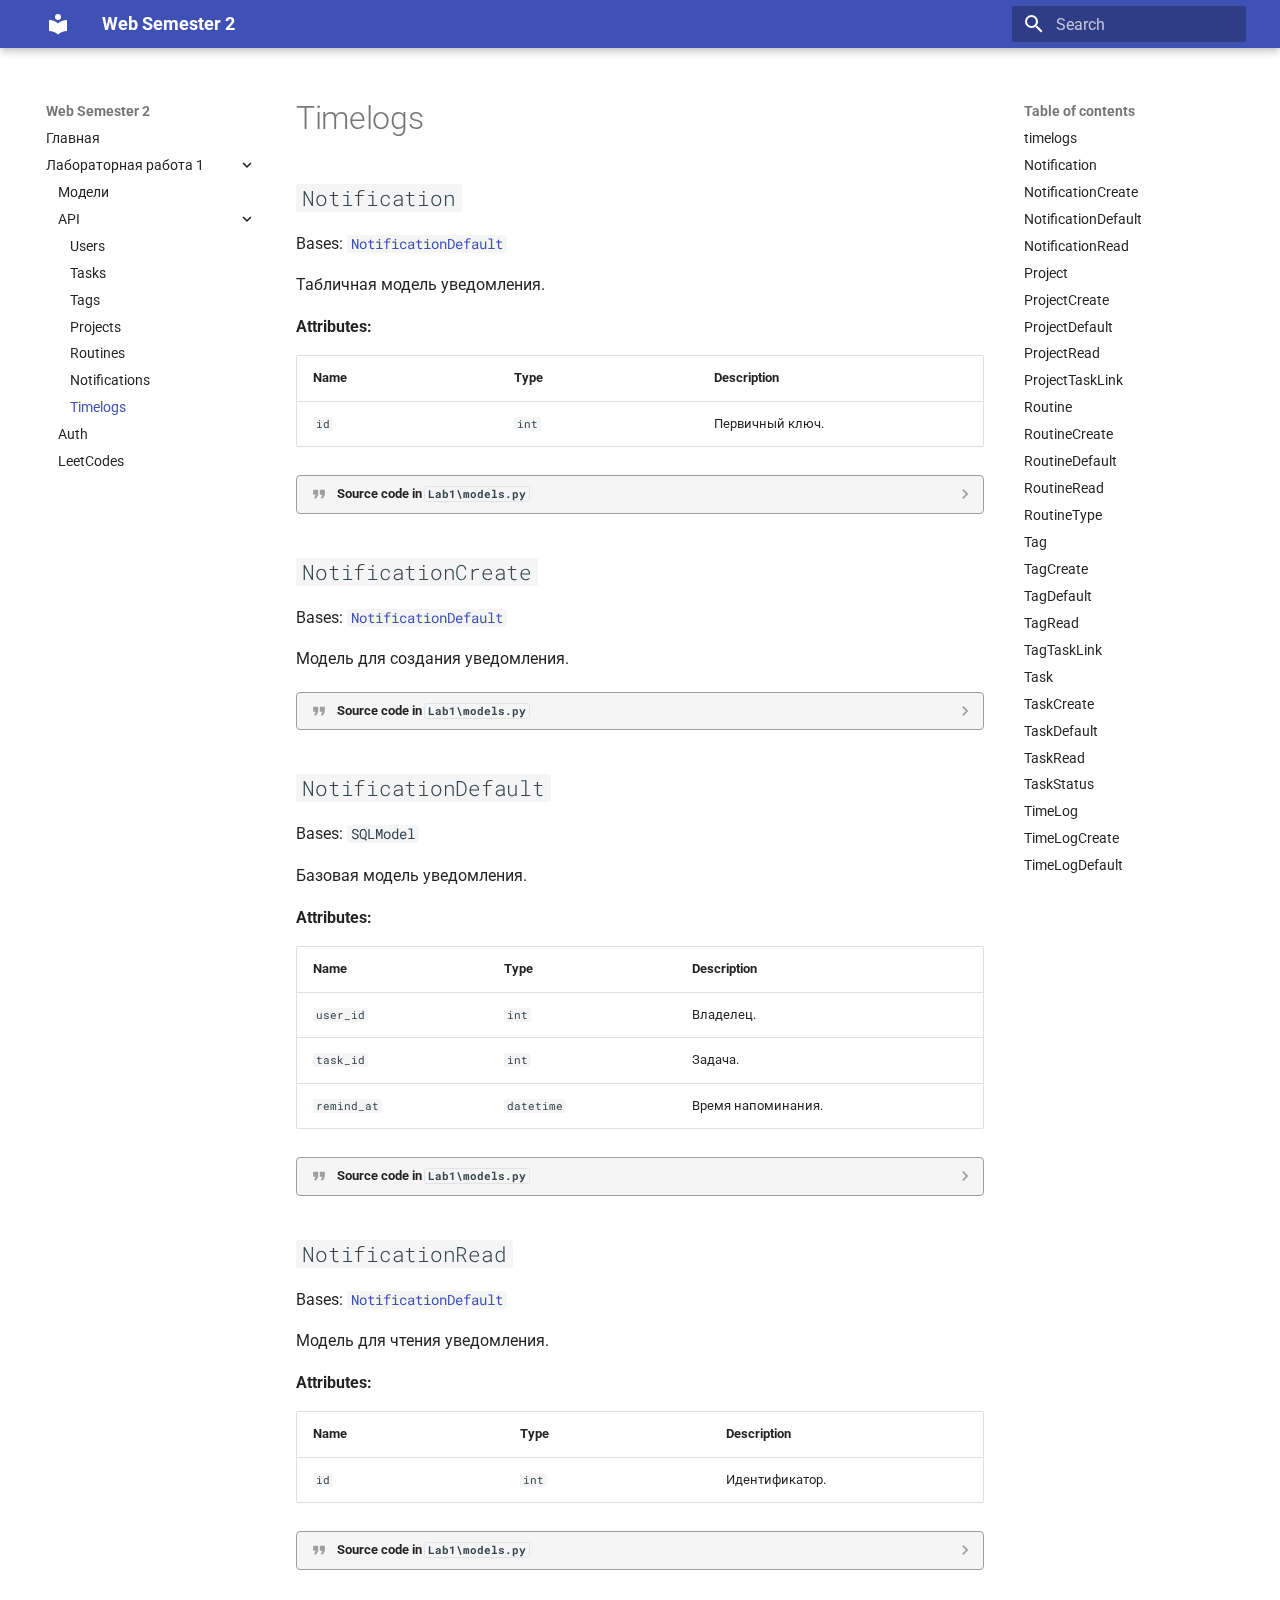
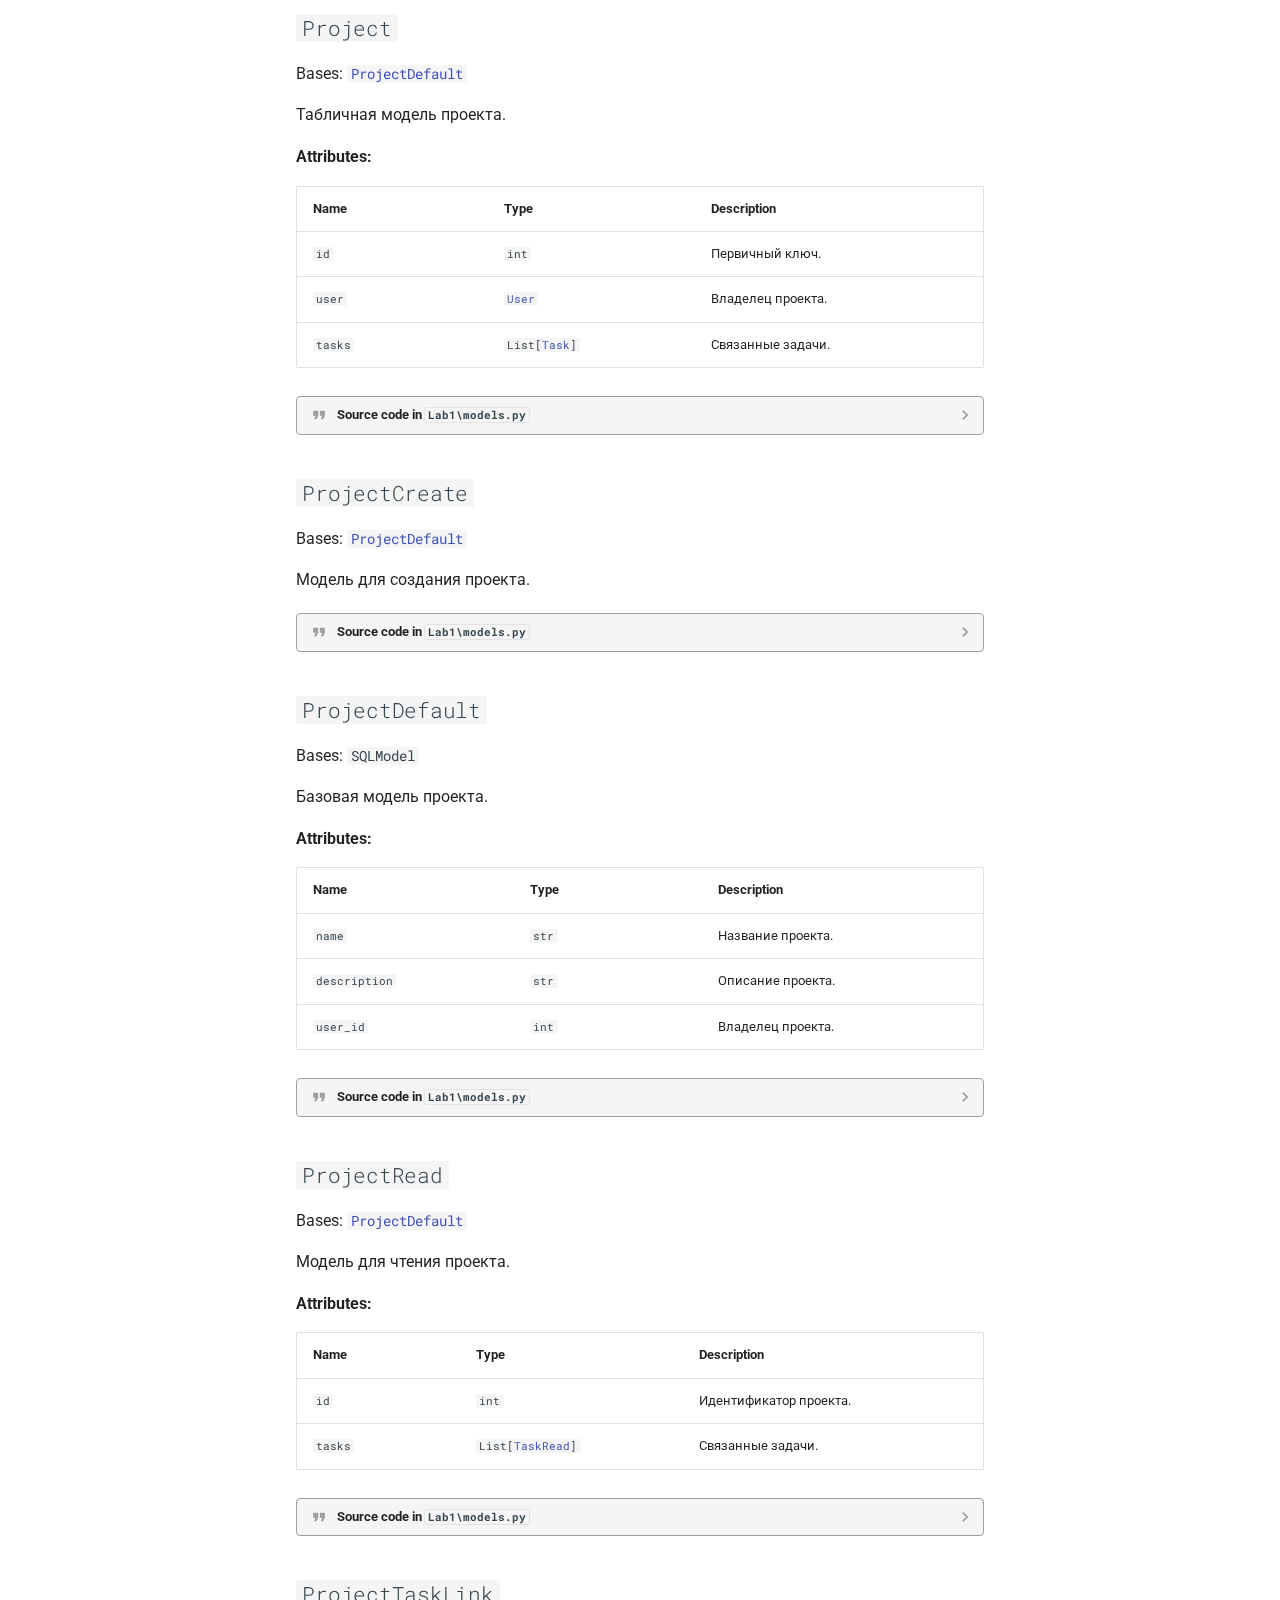
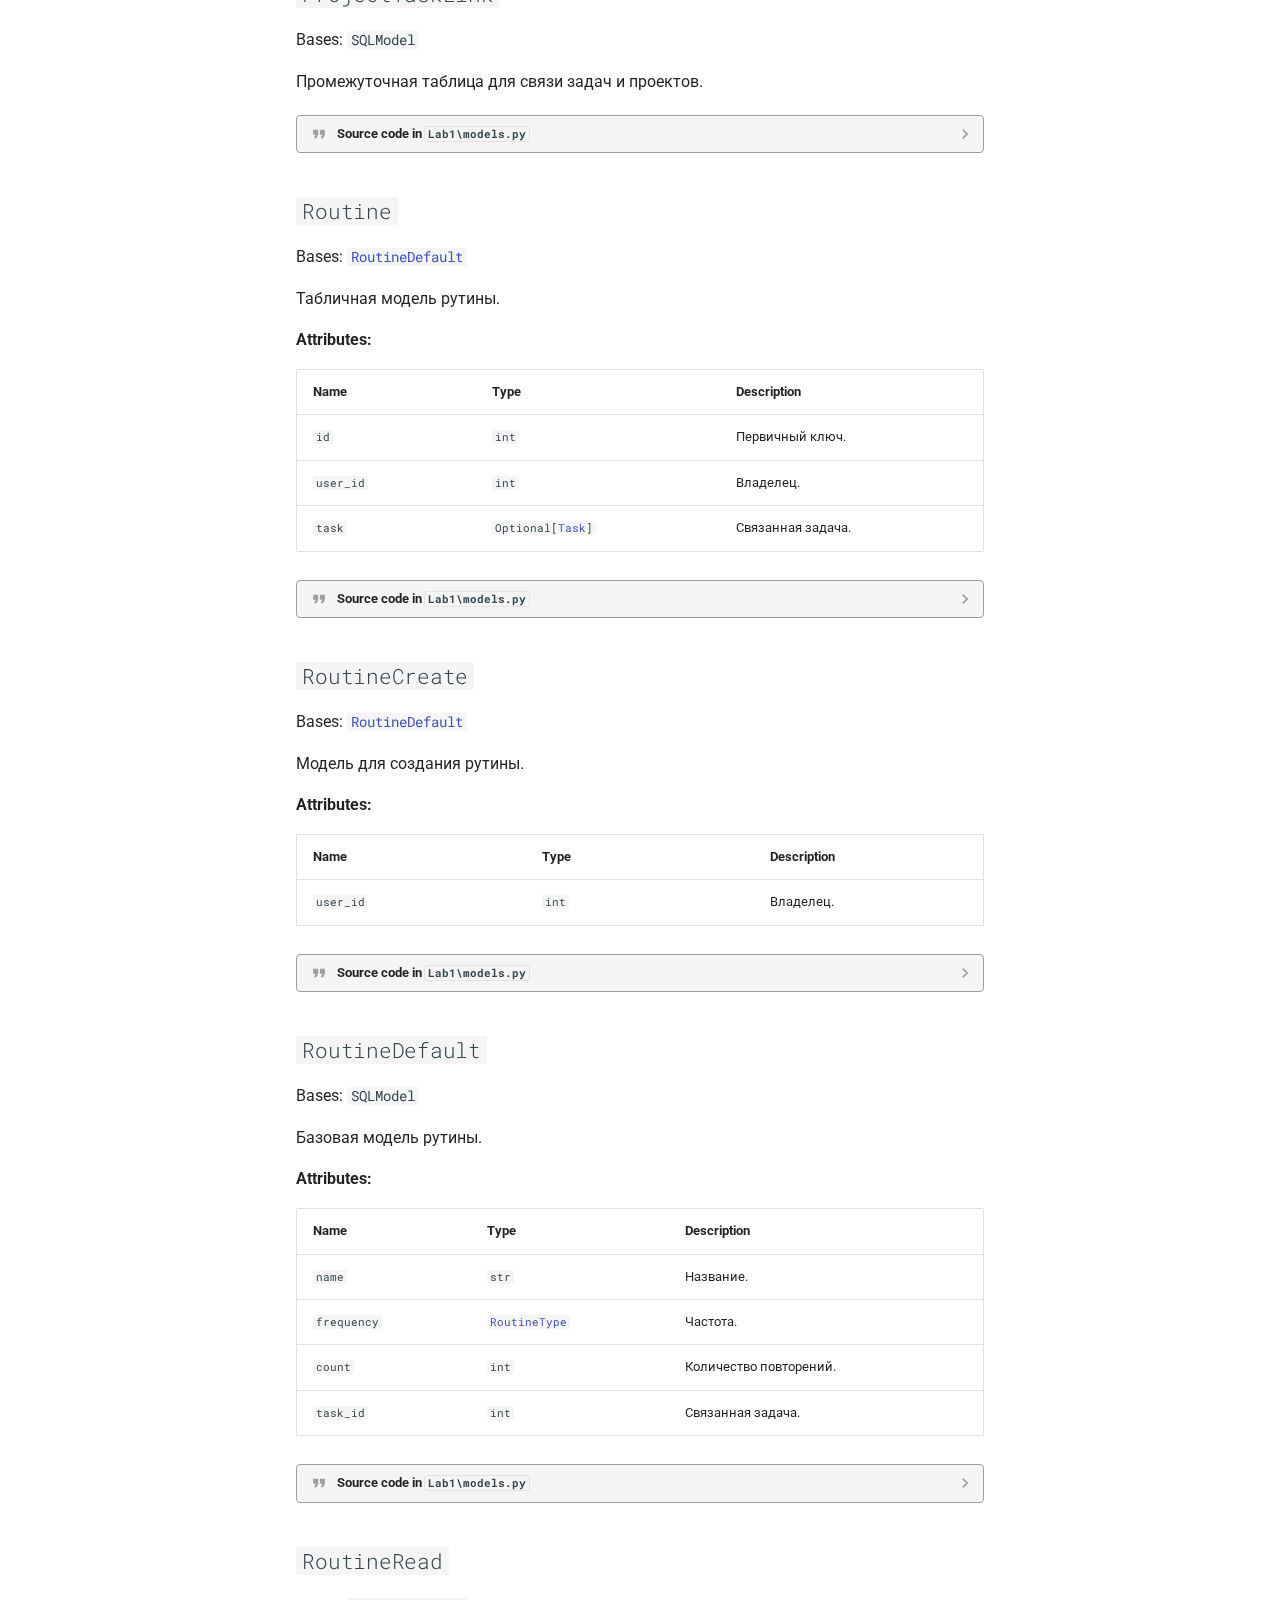
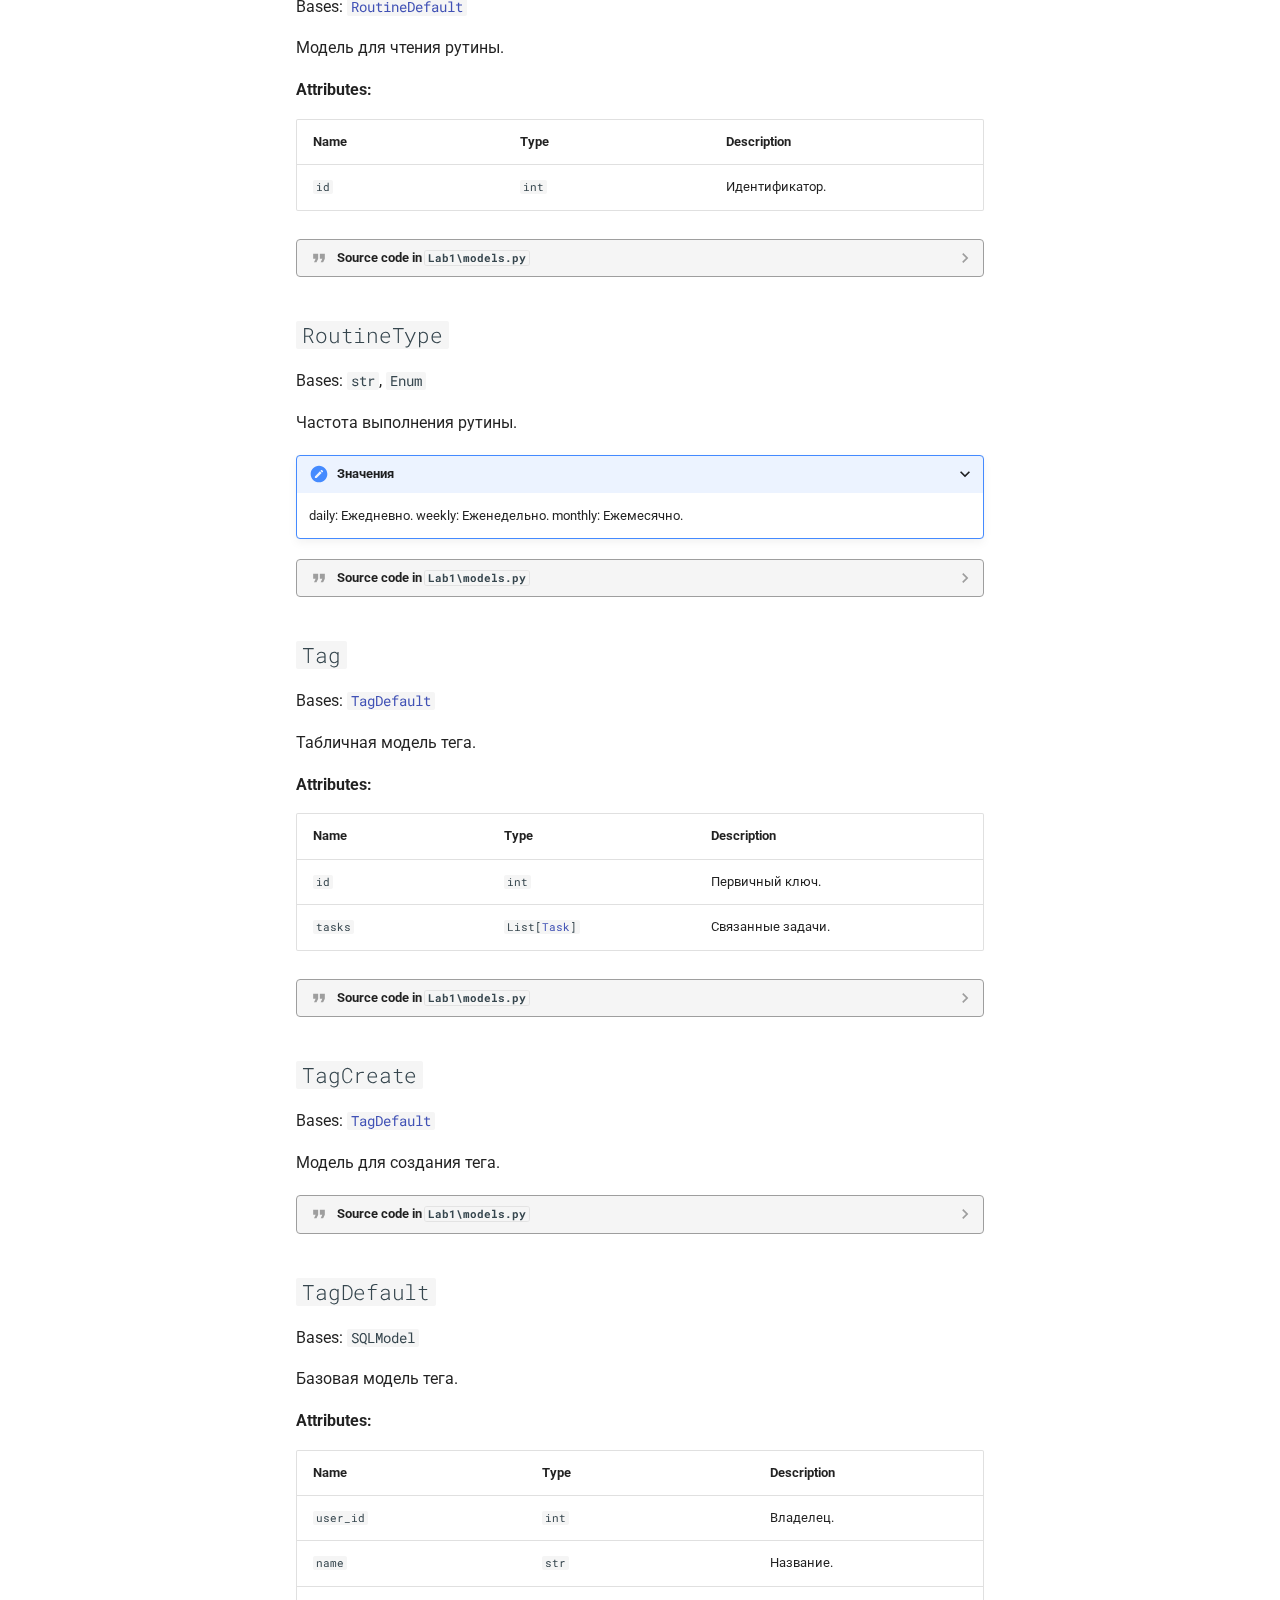
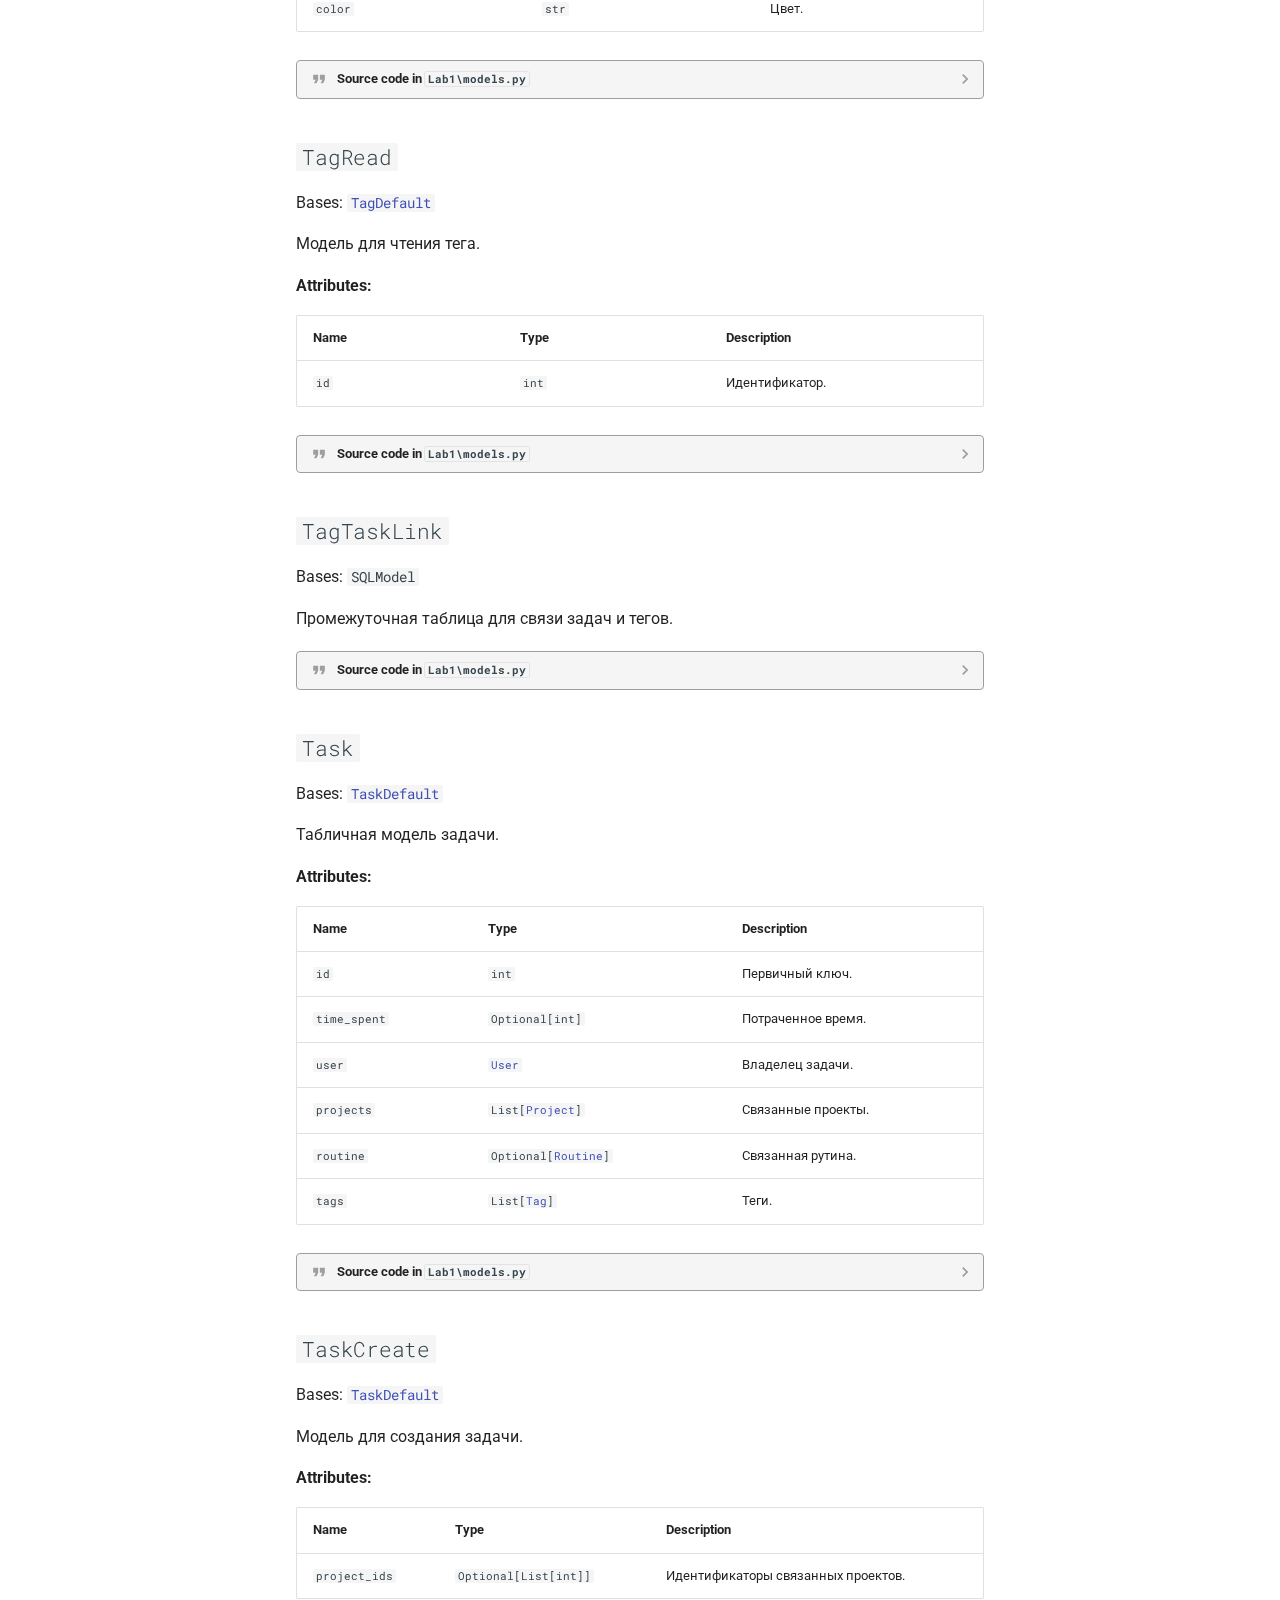
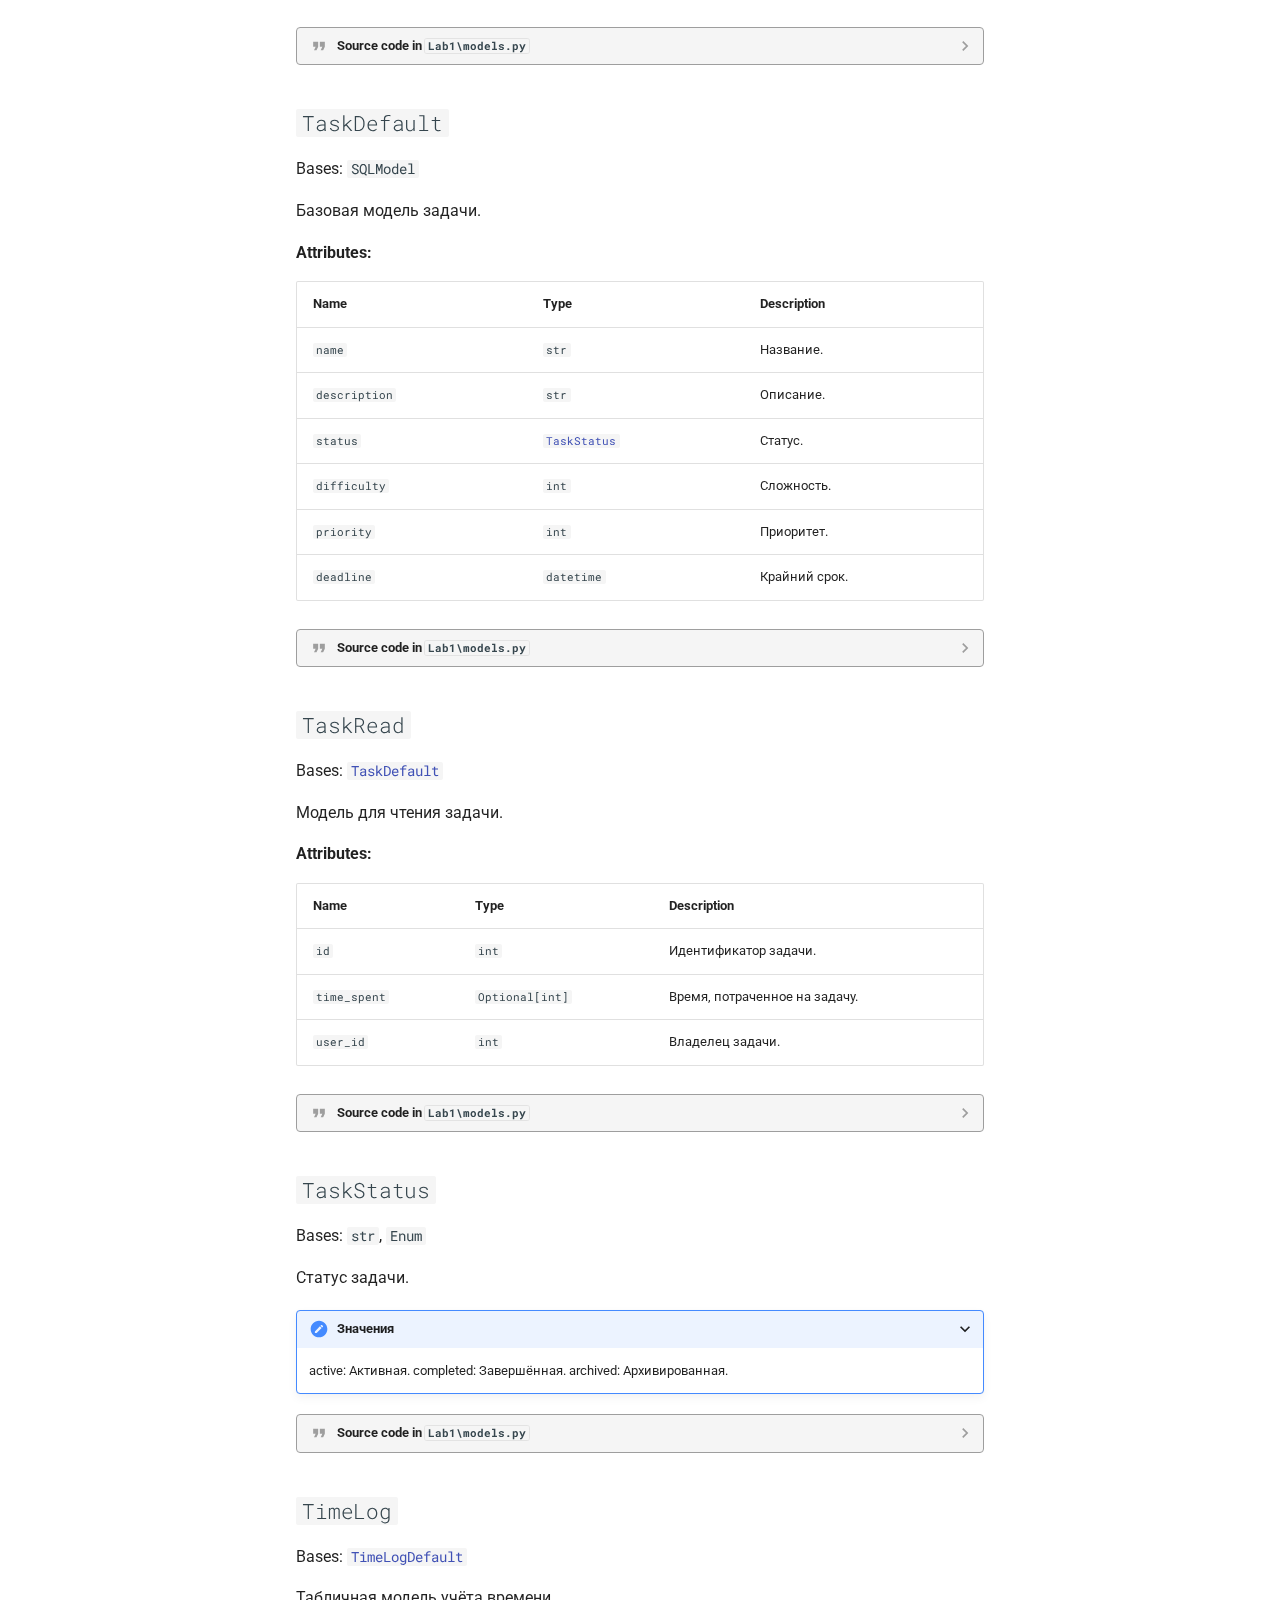
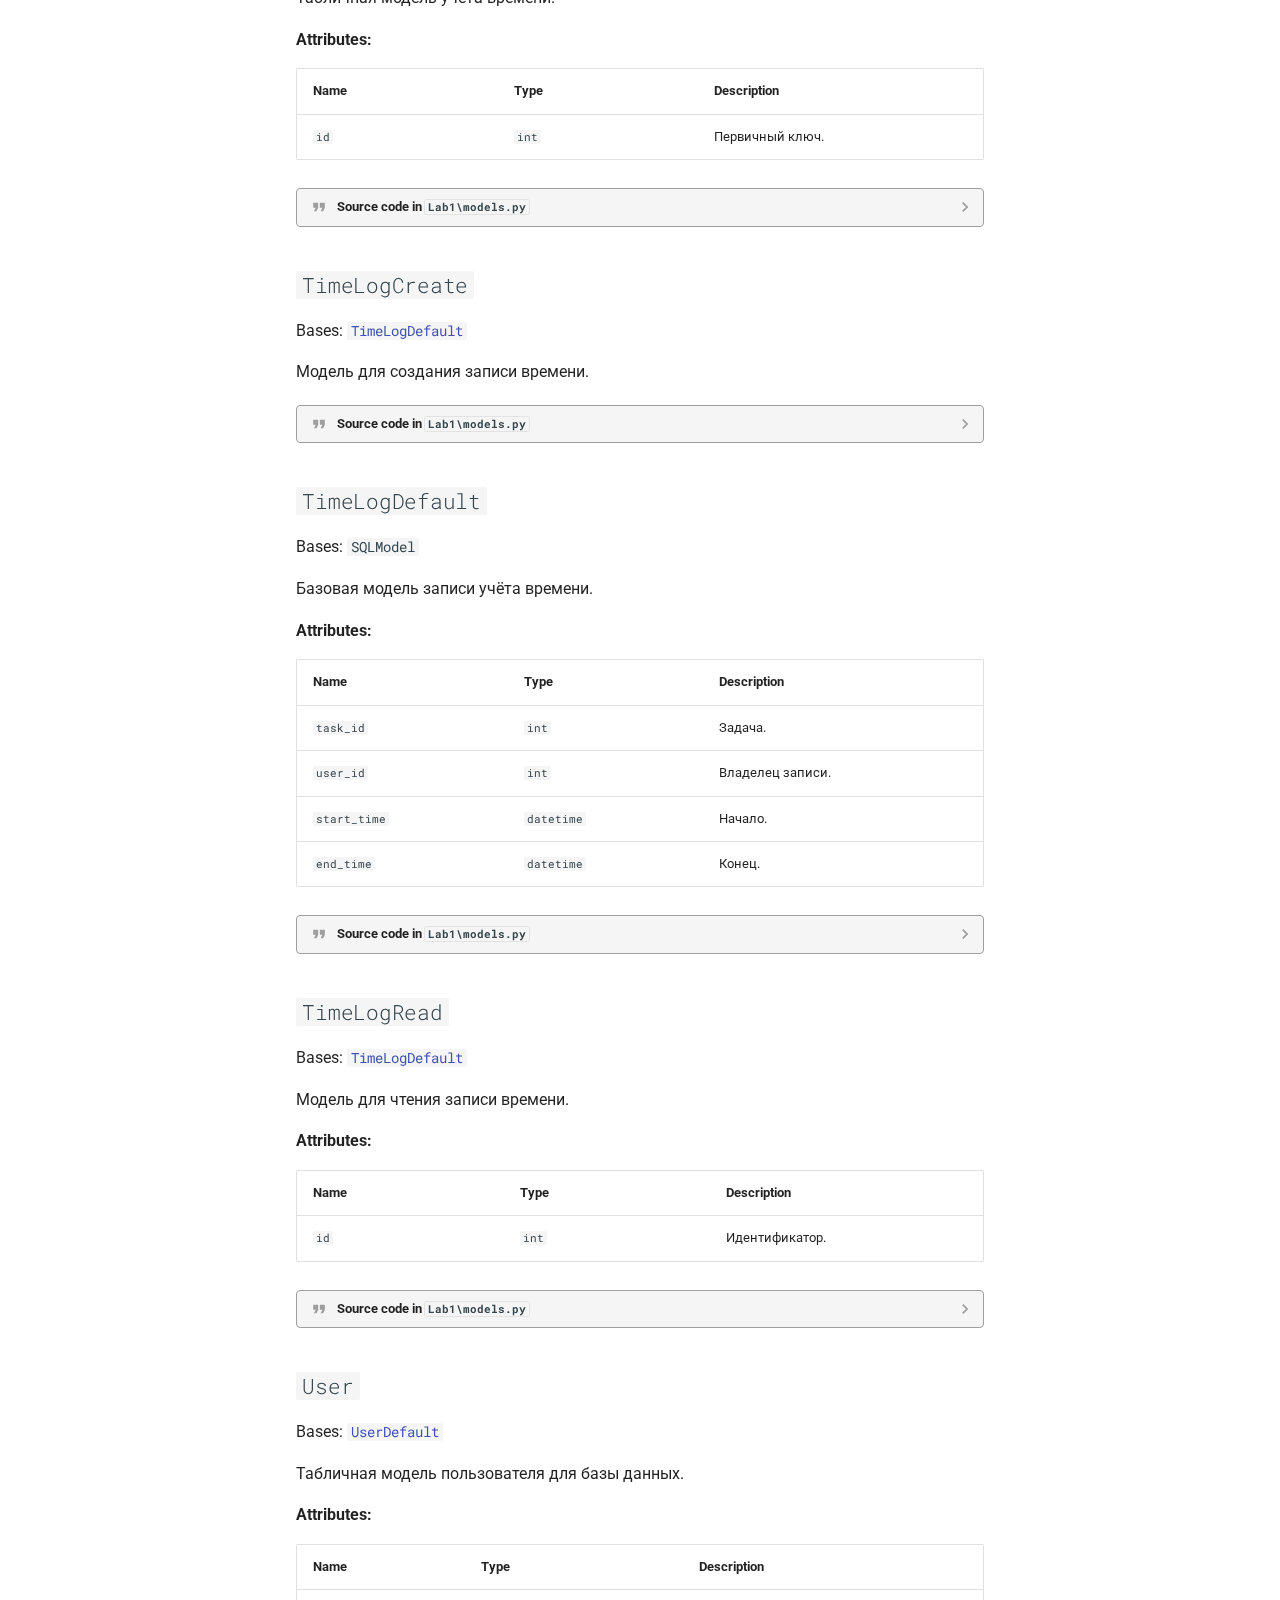
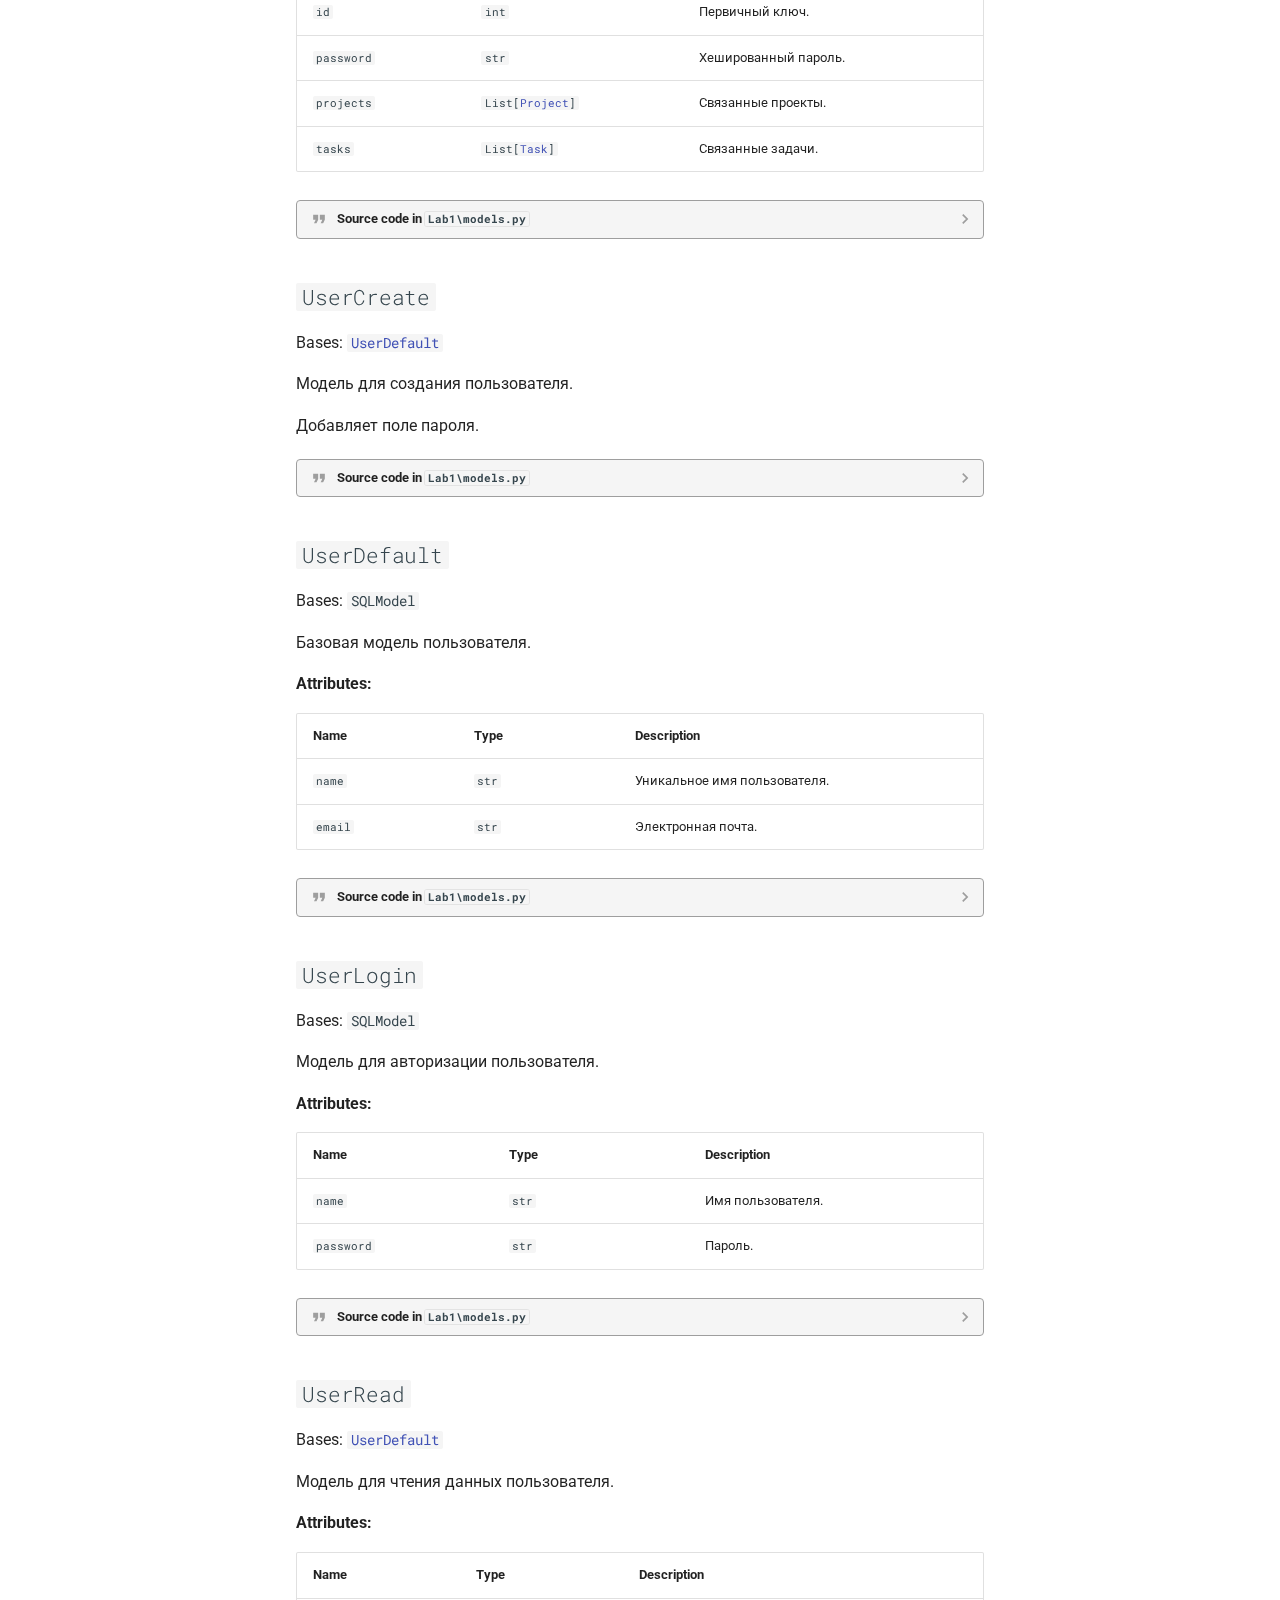
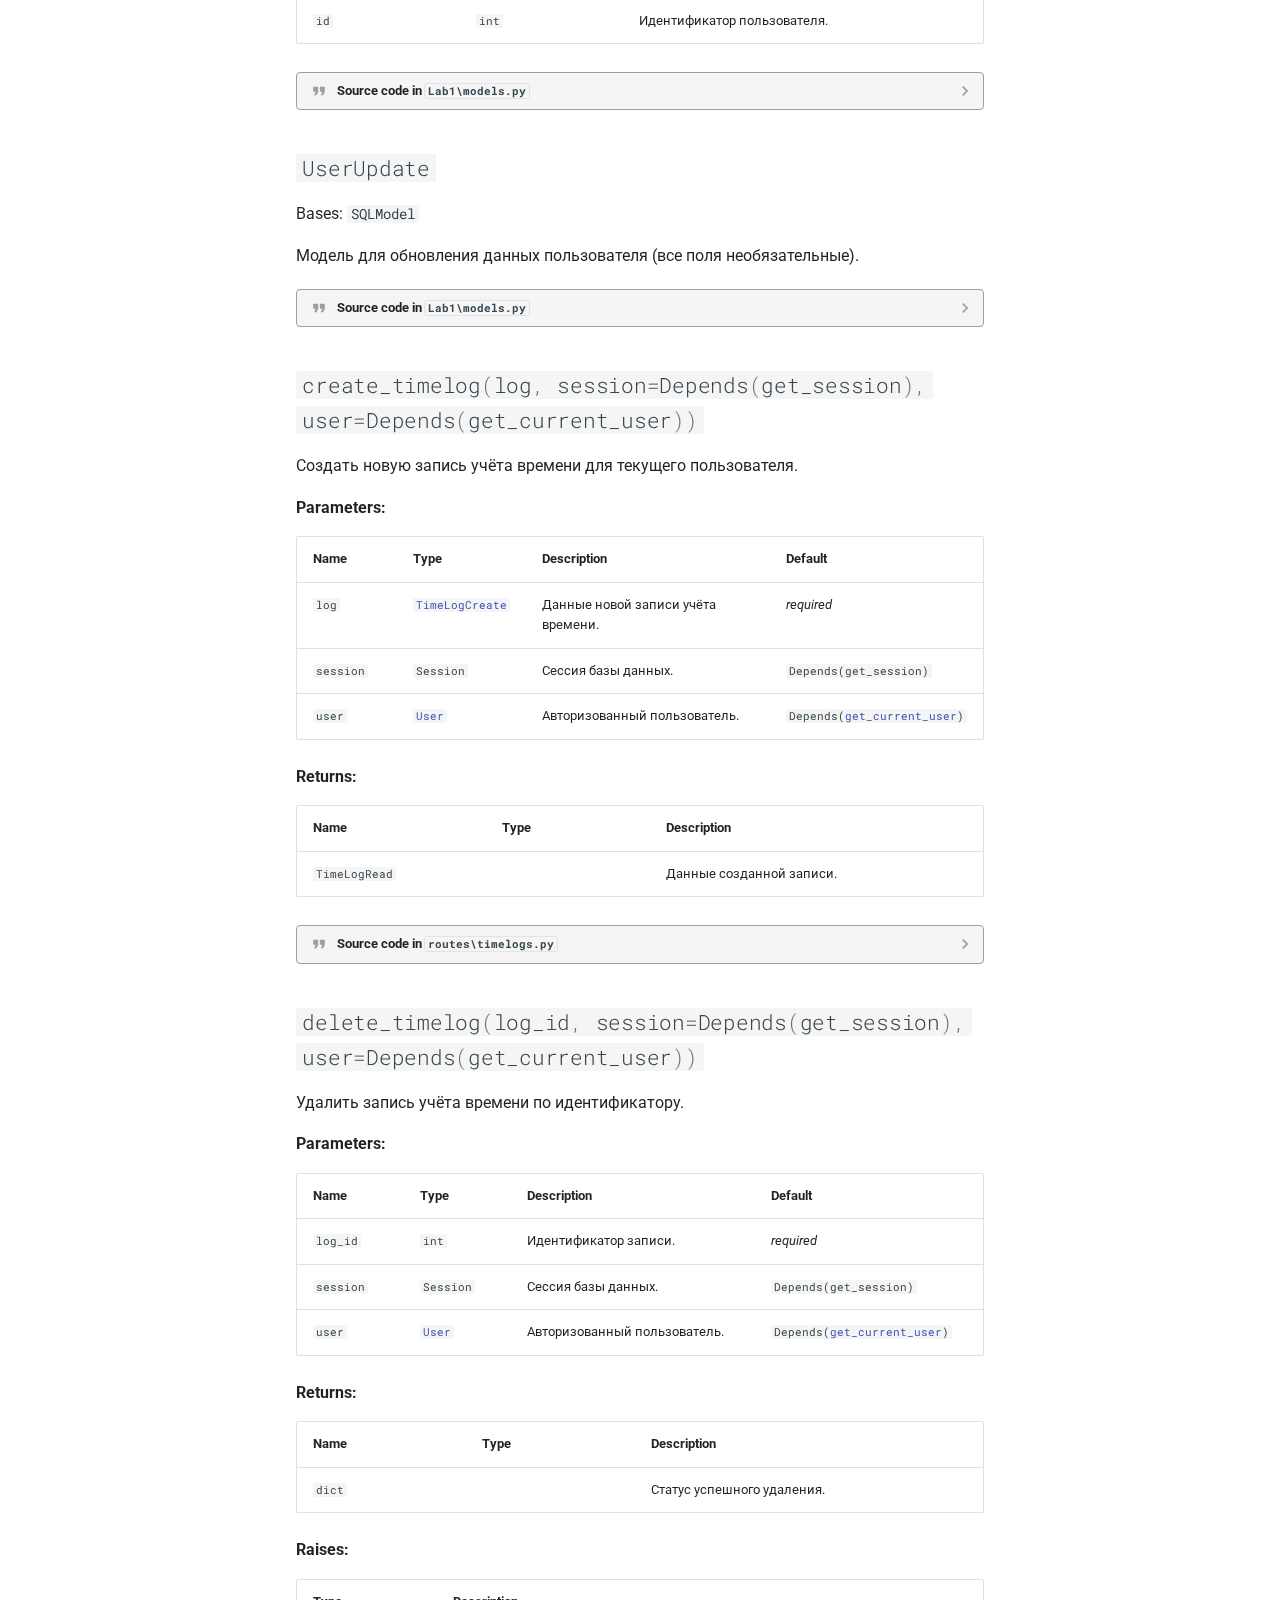
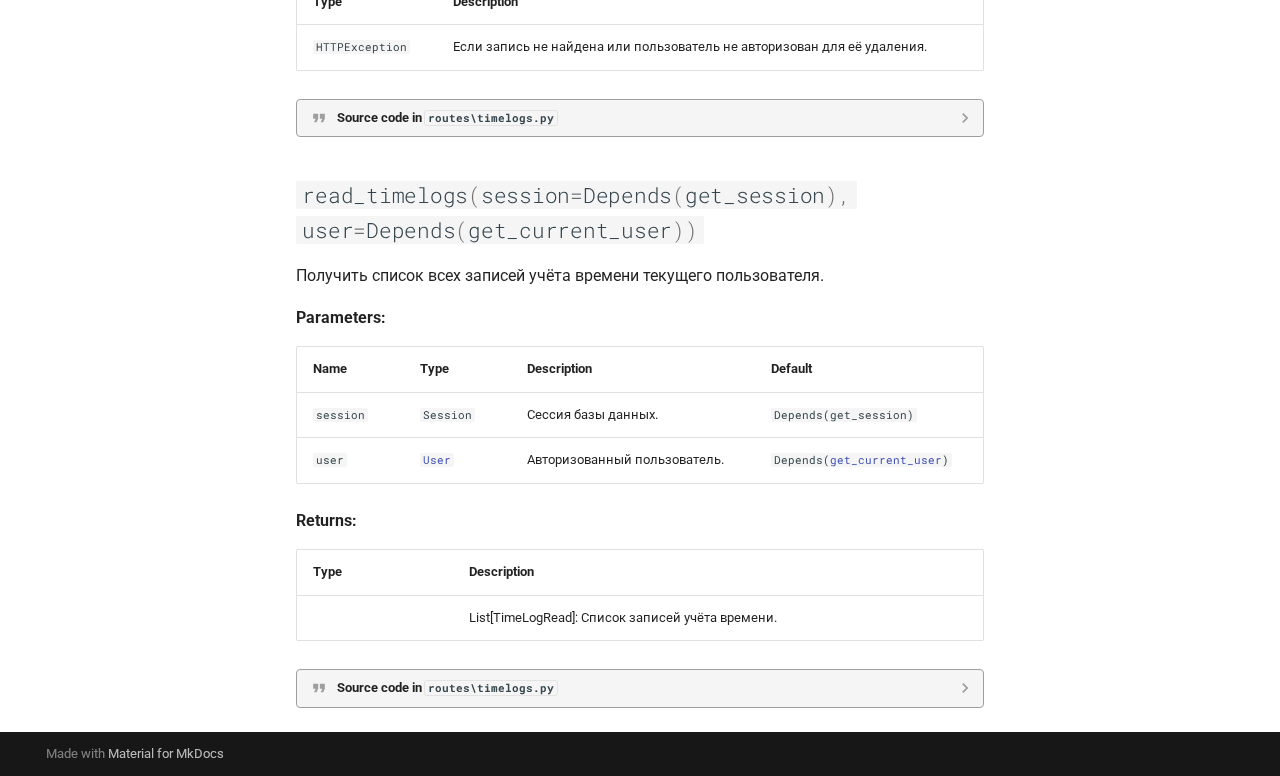
<file: timelogs/index.html>
<!doctype html>
<html lang="en" class="no-js">
  <head>
    
      <meta charset="utf-8">
      <meta name="viewport" content="width=device-width,initial-scale=1">
      
      
      
      
        <link rel="prev" href="../notifications/">
      
      
        <link rel="next" href="../auth/">
      
      
      <link rel="icon" href="../assets/images/favicon.png">
      <meta name="generator" content="mkdocs-1.6.1, mkdocs-material-9.6.12">
    
    
      
        <title>Timelogs - Web Semester 2</title>
      
    
    
      <link rel="stylesheet" href="../assets/stylesheets/main.2afb09e1.min.css">
      
      


    
    
      
    
    
      
        
        
        <link rel="preconnect" href="https://fonts.gstatic.com" crossorigin>
        <link rel="stylesheet" href="https://fonts.googleapis.com/css?family=Roboto:300,300i,400,400i,700,700i%7CRoboto+Mono:400,400i,700,700i&display=fallback">
        <style>:root{--md-text-font:"Roboto";--md-code-font:"Roboto Mono"}</style>
      
    
    
      <link rel="stylesheet" href="../assets/_mkdocstrings.css">
    
      <link rel="stylesheet" href="../stylesheets/extra.css">
    
    <script>__md_scope=new URL("..",location),__md_hash=e=>[...e].reduce(((e,_)=>(e<<5)-e+_.charCodeAt(0)),0),__md_get=(e,_=localStorage,t=__md_scope)=>JSON.parse(_.getItem(t.pathname+"."+e)),__md_set=(e,_,t=localStorage,a=__md_scope)=>{try{t.setItem(a.pathname+"."+e,JSON.stringify(_))}catch(e){}}</script>
    
      

    
    
    
   <link href="../assets/stylesheets/glightbox.min.css" rel="stylesheet"/><style>
    html.glightbox-open { overflow: initial; height: 100%; }
    .gslide-title { margin-top: 0px; user-select: text; }
    .gslide-desc { color: #666; user-select: text; }
    .gslide-image img { background: white; }
    .gscrollbar-fixer { padding-right: 15px; }
    .gdesc-inner { font-size: 0.75rem; }
    body[data-md-color-scheme="slate"] .gdesc-inner { background: var(--md-default-bg-color);}
    body[data-md-color-scheme="slate"] .gslide-title { color: var(--md-default-fg-color);}
    body[data-md-color-scheme="slate"] .gslide-desc { color: var(--md-default-fg-color);}</style> <script src="../assets/javascripts/glightbox.min.js"></script></head>
  
  
    <body dir="ltr">
  
    
    <input class="md-toggle" data-md-toggle="drawer" type="checkbox" id="__drawer" autocomplete="off">
    <input class="md-toggle" data-md-toggle="search" type="checkbox" id="__search" autocomplete="off">
    <label class="md-overlay" for="__drawer"></label>
    <div data-md-component="skip">
      
        
        <a href="#routes.timelogs" class="md-skip">
          Skip to content
        </a>
      
    </div>
    <div data-md-component="announce">
      
    </div>
    
    
      

  

<header class="md-header md-header--shadow" data-md-component="header">
  <nav class="md-header__inner md-grid" aria-label="Header">
    <a href=".." title="Web Semester 2" class="md-header__button md-logo" aria-label="Web Semester 2" data-md-component="logo">
      
  
  <svg xmlns="http://www.w3.org/2000/svg" viewBox="0 0 24 24"><path d="M12 8a3 3 0 0 0 3-3 3 3 0 0 0-3-3 3 3 0 0 0-3 3 3 3 0 0 0 3 3m0 3.54C9.64 9.35 6.5 8 3 8v11c3.5 0 6.64 1.35 9 3.54 2.36-2.19 5.5-3.54 9-3.54V8c-3.5 0-6.64 1.35-9 3.54"/></svg>

    </a>
    <label class="md-header__button md-icon" for="__drawer">
      
      <svg xmlns="http://www.w3.org/2000/svg" viewBox="0 0 24 24"><path d="M3 6h18v2H3zm0 5h18v2H3zm0 5h18v2H3z"/></svg>
    </label>
    <div class="md-header__title" data-md-component="header-title">
      <div class="md-header__ellipsis">
        <div class="md-header__topic">
          <span class="md-ellipsis">
            Web Semester 2
          </span>
        </div>
        <div class="md-header__topic" data-md-component="header-topic">
          <span class="md-ellipsis">
            
              Timelogs
            
          </span>
        </div>
      </div>
    </div>
    
    
      <script>var palette=__md_get("__palette");if(palette&&palette.color){if("(prefers-color-scheme)"===palette.color.media){var media=matchMedia("(prefers-color-scheme: light)"),input=document.querySelector(media.matches?"[data-md-color-media='(prefers-color-scheme: light)']":"[data-md-color-media='(prefers-color-scheme: dark)']");palette.color.media=input.getAttribute("data-md-color-media"),palette.color.scheme=input.getAttribute("data-md-color-scheme"),palette.color.primary=input.getAttribute("data-md-color-primary"),palette.color.accent=input.getAttribute("data-md-color-accent")}for(var[key,value]of Object.entries(palette.color))document.body.setAttribute("data-md-color-"+key,value)}</script>
    
    
    
      
      
        <label class="md-header__button md-icon" for="__search">
          
          <svg xmlns="http://www.w3.org/2000/svg" viewBox="0 0 24 24"><path d="M9.5 3A6.5 6.5 0 0 1 16 9.5c0 1.61-.59 3.09-1.56 4.23l.27.27h.79l5 5-1.5 1.5-5-5v-.79l-.27-.27A6.52 6.52 0 0 1 9.5 16 6.5 6.5 0 0 1 3 9.5 6.5 6.5 0 0 1 9.5 3m0 2C7 5 5 7 5 9.5S7 14 9.5 14 14 12 14 9.5 12 5 9.5 5"/></svg>
        </label>
        <div class="md-search" data-md-component="search" role="dialog">
  <label class="md-search__overlay" for="__search"></label>
  <div class="md-search__inner" role="search">
    <form class="md-search__form" name="search">
      <input type="text" class="md-search__input" name="query" aria-label="Search" placeholder="Search" autocapitalize="off" autocorrect="off" autocomplete="off" spellcheck="false" data-md-component="search-query" required>
      <label class="md-search__icon md-icon" for="__search">
        
        <svg xmlns="http://www.w3.org/2000/svg" viewBox="0 0 24 24"><path d="M9.5 3A6.5 6.5 0 0 1 16 9.5c0 1.61-.59 3.09-1.56 4.23l.27.27h.79l5 5-1.5 1.5-5-5v-.79l-.27-.27A6.52 6.52 0 0 1 9.5 16 6.5 6.5 0 0 1 3 9.5 6.5 6.5 0 0 1 9.5 3m0 2C7 5 5 7 5 9.5S7 14 9.5 14 14 12 14 9.5 12 5 9.5 5"/></svg>
        
        <svg xmlns="http://www.w3.org/2000/svg" viewBox="0 0 24 24"><path d="M20 11v2H8l5.5 5.5-1.42 1.42L4.16 12l7.92-7.92L13.5 5.5 8 11z"/></svg>
      </label>
      <nav class="md-search__options" aria-label="Search">
        
        <button type="reset" class="md-search__icon md-icon" title="Clear" aria-label="Clear" tabindex="-1">
          
          <svg xmlns="http://www.w3.org/2000/svg" viewBox="0 0 24 24"><path d="M19 6.41 17.59 5 12 10.59 6.41 5 5 6.41 10.59 12 5 17.59 6.41 19 12 13.41 17.59 19 19 17.59 13.41 12z"/></svg>
        </button>
      </nav>
      
    </form>
    <div class="md-search__output">
      <div class="md-search__scrollwrap" tabindex="0" data-md-scrollfix>
        <div class="md-search-result" data-md-component="search-result">
          <div class="md-search-result__meta">
            Initializing search
          </div>
          <ol class="md-search-result__list" role="presentation"></ol>
        </div>
      </div>
    </div>
  </div>
</div>
      
    
    
  </nav>
  
</header>
    
    <div class="md-container" data-md-component="container">
      
      
        
          
        
      
      <main class="md-main" data-md-component="main">
        <div class="md-main__inner md-grid">
          
            
              
              <div class="md-sidebar md-sidebar--primary" data-md-component="sidebar" data-md-type="navigation" >
                <div class="md-sidebar__scrollwrap">
                  <div class="md-sidebar__inner">
                    



<nav class="md-nav md-nav--primary" aria-label="Navigation" data-md-level="0">
  <label class="md-nav__title" for="__drawer">
    <a href=".." title="Web Semester 2" class="md-nav__button md-logo" aria-label="Web Semester 2" data-md-component="logo">
      
  
  <svg xmlns="http://www.w3.org/2000/svg" viewBox="0 0 24 24"><path d="M12 8a3 3 0 0 0 3-3 3 3 0 0 0-3-3 3 3 0 0 0-3 3 3 3 0 0 0 3 3m0 3.54C9.64 9.35 6.5 8 3 8v11c3.5 0 6.64 1.35 9 3.54 2.36-2.19 5.5-3.54 9-3.54V8c-3.5 0-6.64 1.35-9 3.54"/></svg>

    </a>
    Web Semester 2
  </label>
  
  <ul class="md-nav__list" data-md-scrollfix>
    
      
      
  
  
  
  
    <li class="md-nav__item">
      <a href=".." class="md-nav__link">
        
  
  
  <span class="md-ellipsis">
    Главная
    
  </span>
  

      </a>
    </li>
  

    
      
      
  
  
    
  
  
  
    
    
    
    
    
    <li class="md-nav__item md-nav__item--active md-nav__item--nested">
      
        
        
        <input class="md-nav__toggle md-toggle " type="checkbox" id="__nav_2" checked>
        
          
          <label class="md-nav__link" for="__nav_2" id="__nav_2_label" tabindex="0">
            
  
  
  <span class="md-ellipsis">
    Лабораторная работа 1
    
  </span>
  

            <span class="md-nav__icon md-icon"></span>
          </label>
        
        <nav class="md-nav" data-md-level="1" aria-labelledby="__nav_2_label" aria-expanded="true">
          <label class="md-nav__title" for="__nav_2">
            <span class="md-nav__icon md-icon"></span>
            Лабораторная работа 1
          </label>
          <ul class="md-nav__list" data-md-scrollfix>
            
              
                
  
  
  
  
    <li class="md-nav__item">
      <a href="../models/" class="md-nav__link">
        
  
  
  <span class="md-ellipsis">
    Модели
    
  </span>
  

      </a>
    </li>
  

              
            
              
                
  
  
    
  
  
  
    
    
    
    
    
    <li class="md-nav__item md-nav__item--active md-nav__item--nested">
      
        
        
        <input class="md-nav__toggle md-toggle " type="checkbox" id="__nav_2_2" checked>
        
          
          <label class="md-nav__link" for="__nav_2_2" id="__nav_2_2_label" tabindex="0">
            
  
  
  <span class="md-ellipsis">
    API
    
  </span>
  

            <span class="md-nav__icon md-icon"></span>
          </label>
        
        <nav class="md-nav" data-md-level="2" aria-labelledby="__nav_2_2_label" aria-expanded="true">
          <label class="md-nav__title" for="__nav_2_2">
            <span class="md-nav__icon md-icon"></span>
            API
          </label>
          <ul class="md-nav__list" data-md-scrollfix>
            
              
                
  
  
  
  
    <li class="md-nav__item">
      <a href="../users/" class="md-nav__link">
        
  
  
  <span class="md-ellipsis">
    Users
    
  </span>
  

      </a>
    </li>
  

              
            
              
                
  
  
  
  
    <li class="md-nav__item">
      <a href="../tasks/" class="md-nav__link">
        
  
  
  <span class="md-ellipsis">
    Tasks
    
  </span>
  

      </a>
    </li>
  

              
            
              
                
  
  
  
  
    <li class="md-nav__item">
      <a href="../tags/" class="md-nav__link">
        
  
  
  <span class="md-ellipsis">
    Tags
    
  </span>
  

      </a>
    </li>
  

              
            
              
                
  
  
  
  
    <li class="md-nav__item">
      <a href="../projects/" class="md-nav__link">
        
  
  
  <span class="md-ellipsis">
    Projects
    
  </span>
  

      </a>
    </li>
  

              
            
              
                
  
  
  
  
    <li class="md-nav__item">
      <a href="../routines/" class="md-nav__link">
        
  
  
  <span class="md-ellipsis">
    Routines
    
  </span>
  

      </a>
    </li>
  

              
            
              
                
  
  
  
  
    <li class="md-nav__item">
      <a href="../notifications/" class="md-nav__link">
        
  
  
  <span class="md-ellipsis">
    Notifications
    
  </span>
  

      </a>
    </li>
  

              
            
              
                
  
  
    
  
  
  
    <li class="md-nav__item md-nav__item--active">
      
      <input class="md-nav__toggle md-toggle" type="checkbox" id="__toc">
      
      
      
        <label class="md-nav__link md-nav__link--active" for="__toc">
          
  
  
  <span class="md-ellipsis">
    Timelogs
    
  </span>
  

          <span class="md-nav__icon md-icon"></span>
        </label>
      
      <a href="./" class="md-nav__link md-nav__link--active">
        
  
  
  <span class="md-ellipsis">
    Timelogs
    
  </span>
  

      </a>
      
        

<nav class="md-nav md-nav--secondary" aria-label="Table of contents">
  
  
  
  
    <label class="md-nav__title" for="__toc">
      <span class="md-nav__icon md-icon"></span>
      Table of contents
    </label>
    <ul class="md-nav__list" data-md-component="toc" data-md-scrollfix>
      
        <li class="md-nav__item">
  <a href="#routes.timelogs" class="md-nav__link">
    <span class="md-ellipsis">
      timelogs
    </span>
  </a>
  
</li>
      
        <li class="md-nav__item">
  <a href="#routes.timelogs.Notification" class="md-nav__link">
    <span class="md-ellipsis">
      Notification
    </span>
  </a>
  
</li>
      
        <li class="md-nav__item">
  <a href="#routes.timelogs.NotificationCreate" class="md-nav__link">
    <span class="md-ellipsis">
      NotificationCreate
    </span>
  </a>
  
</li>
      
        <li class="md-nav__item">
  <a href="#routes.timelogs.NotificationDefault" class="md-nav__link">
    <span class="md-ellipsis">
      NotificationDefault
    </span>
  </a>
  
</li>
      
        <li class="md-nav__item">
  <a href="#routes.timelogs.NotificationRead" class="md-nav__link">
    <span class="md-ellipsis">
      NotificationRead
    </span>
  </a>
  
</li>
      
        <li class="md-nav__item">
  <a href="#routes.timelogs.Project" class="md-nav__link">
    <span class="md-ellipsis">
      Project
    </span>
  </a>
  
</li>
      
        <li class="md-nav__item">
  <a href="#routes.timelogs.ProjectCreate" class="md-nav__link">
    <span class="md-ellipsis">
      ProjectCreate
    </span>
  </a>
  
</li>
      
        <li class="md-nav__item">
  <a href="#routes.timelogs.ProjectDefault" class="md-nav__link">
    <span class="md-ellipsis">
      ProjectDefault
    </span>
  </a>
  
</li>
      
        <li class="md-nav__item">
  <a href="#routes.timelogs.ProjectRead" class="md-nav__link">
    <span class="md-ellipsis">
      ProjectRead
    </span>
  </a>
  
</li>
      
        <li class="md-nav__item">
  <a href="#routes.timelogs.ProjectTaskLink" class="md-nav__link">
    <span class="md-ellipsis">
      ProjectTaskLink
    </span>
  </a>
  
</li>
      
        <li class="md-nav__item">
  <a href="#routes.timelogs.Routine" class="md-nav__link">
    <span class="md-ellipsis">
      Routine
    </span>
  </a>
  
</li>
      
        <li class="md-nav__item">
  <a href="#routes.timelogs.RoutineCreate" class="md-nav__link">
    <span class="md-ellipsis">
      RoutineCreate
    </span>
  </a>
  
</li>
      
        <li class="md-nav__item">
  <a href="#routes.timelogs.RoutineDefault" class="md-nav__link">
    <span class="md-ellipsis">
      RoutineDefault
    </span>
  </a>
  
</li>
      
        <li class="md-nav__item">
  <a href="#routes.timelogs.RoutineRead" class="md-nav__link">
    <span class="md-ellipsis">
      RoutineRead
    </span>
  </a>
  
</li>
      
        <li class="md-nav__item">
  <a href="#routes.timelogs.RoutineType" class="md-nav__link">
    <span class="md-ellipsis">
      RoutineType
    </span>
  </a>
  
</li>
      
        <li class="md-nav__item">
  <a href="#routes.timelogs.Tag" class="md-nav__link">
    <span class="md-ellipsis">
      Tag
    </span>
  </a>
  
</li>
      
        <li class="md-nav__item">
  <a href="#routes.timelogs.TagCreate" class="md-nav__link">
    <span class="md-ellipsis">
      TagCreate
    </span>
  </a>
  
</li>
      
        <li class="md-nav__item">
  <a href="#routes.timelogs.TagDefault" class="md-nav__link">
    <span class="md-ellipsis">
      TagDefault
    </span>
  </a>
  
</li>
      
        <li class="md-nav__item">
  <a href="#routes.timelogs.TagRead" class="md-nav__link">
    <span class="md-ellipsis">
      TagRead
    </span>
  </a>
  
</li>
      
        <li class="md-nav__item">
  <a href="#routes.timelogs.TagTaskLink" class="md-nav__link">
    <span class="md-ellipsis">
      TagTaskLink
    </span>
  </a>
  
</li>
      
        <li class="md-nav__item">
  <a href="#routes.timelogs.Task" class="md-nav__link">
    <span class="md-ellipsis">
      Task
    </span>
  </a>
  
</li>
      
        <li class="md-nav__item">
  <a href="#routes.timelogs.TaskCreate" class="md-nav__link">
    <span class="md-ellipsis">
      TaskCreate
    </span>
  </a>
  
</li>
      
        <li class="md-nav__item">
  <a href="#routes.timelogs.TaskDefault" class="md-nav__link">
    <span class="md-ellipsis">
      TaskDefault
    </span>
  </a>
  
</li>
      
        <li class="md-nav__item">
  <a href="#routes.timelogs.TaskRead" class="md-nav__link">
    <span class="md-ellipsis">
      TaskRead
    </span>
  </a>
  
</li>
      
        <li class="md-nav__item">
  <a href="#routes.timelogs.TaskStatus" class="md-nav__link">
    <span class="md-ellipsis">
      TaskStatus
    </span>
  </a>
  
</li>
      
        <li class="md-nav__item">
  <a href="#routes.timelogs.TimeLog" class="md-nav__link">
    <span class="md-ellipsis">
      TimeLog
    </span>
  </a>
  
</li>
      
        <li class="md-nav__item">
  <a href="#routes.timelogs.TimeLogCreate" class="md-nav__link">
    <span class="md-ellipsis">
      TimeLogCreate
    </span>
  </a>
  
</li>
      
        <li class="md-nav__item">
  <a href="#routes.timelogs.TimeLogDefault" class="md-nav__link">
    <span class="md-ellipsis">
      TimeLogDefault
    </span>
  </a>
  
</li>
      
        <li class="md-nav__item">
  <a href="#routes.timelogs.TimeLogRead" class="md-nav__link">
    <span class="md-ellipsis">
      TimeLogRead
    </span>
  </a>
  
</li>
      
        <li class="md-nav__item">
  <a href="#routes.timelogs.User" class="md-nav__link">
    <span class="md-ellipsis">
      User
    </span>
  </a>
  
</li>
      
        <li class="md-nav__item">
  <a href="#routes.timelogs.UserCreate" class="md-nav__link">
    <span class="md-ellipsis">
      UserCreate
    </span>
  </a>
  
</li>
      
        <li class="md-nav__item">
  <a href="#routes.timelogs.UserDefault" class="md-nav__link">
    <span class="md-ellipsis">
      UserDefault
    </span>
  </a>
  
</li>
      
        <li class="md-nav__item">
  <a href="#routes.timelogs.UserLogin" class="md-nav__link">
    <span class="md-ellipsis">
      UserLogin
    </span>
  </a>
  
</li>
      
        <li class="md-nav__item">
  <a href="#routes.timelogs.UserRead" class="md-nav__link">
    <span class="md-ellipsis">
      UserRead
    </span>
  </a>
  
</li>
      
        <li class="md-nav__item">
  <a href="#routes.timelogs.UserUpdate" class="md-nav__link">
    <span class="md-ellipsis">
      UserUpdate
    </span>
  </a>
  
</li>
      
        <li class="md-nav__item">
  <a href="#routes.timelogs.create_timelog" class="md-nav__link">
    <span class="md-ellipsis">
      create_timelog
    </span>
  </a>
  
</li>
      
        <li class="md-nav__item">
  <a href="#routes.timelogs.delete_timelog" class="md-nav__link">
    <span class="md-ellipsis">
      delete_timelog
    </span>
  </a>
  
</li>
      
        <li class="md-nav__item">
  <a href="#routes.timelogs.read_timelogs" class="md-nav__link">
    <span class="md-ellipsis">
      read_timelogs
    </span>
  </a>
  
</li>
      
    </ul>
  
</nav>
      
    </li>
  

              
            
          </ul>
        </nav>
      
    </li>
  

              
            
              
                
  
  
  
  
    <li class="md-nav__item">
      <a href="../auth/" class="md-nav__link">
        
  
  
  <span class="md-ellipsis">
    Auth
    
  </span>
  

      </a>
    </li>
  

              
            
              
                
  
  
  
  
    <li class="md-nav__item">
      <a href="../leetcode/" class="md-nav__link">
        
  
  
  <span class="md-ellipsis">
    LeetCodes
    
  </span>
  

      </a>
    </li>
  

              
            
          </ul>
        </nav>
      
    </li>
  

    
  </ul>
</nav>
                  </div>
                </div>
              </div>
            
            
              
              <div class="md-sidebar md-sidebar--secondary" data-md-component="sidebar" data-md-type="toc" >
                <div class="md-sidebar__scrollwrap">
                  <div class="md-sidebar__inner">
                    

<nav class="md-nav md-nav--secondary" aria-label="Table of contents">
  
  
  
  
    <label class="md-nav__title" for="__toc">
      <span class="md-nav__icon md-icon"></span>
      Table of contents
    </label>
    <ul class="md-nav__list" data-md-component="toc" data-md-scrollfix>
      
        <li class="md-nav__item">
  <a href="#routes.timelogs" class="md-nav__link">
    <span class="md-ellipsis">
      timelogs
    </span>
  </a>
  
</li>
      
        <li class="md-nav__item">
  <a href="#routes.timelogs.Notification" class="md-nav__link">
    <span class="md-ellipsis">
      Notification
    </span>
  </a>
  
</li>
      
        <li class="md-nav__item">
  <a href="#routes.timelogs.NotificationCreate" class="md-nav__link">
    <span class="md-ellipsis">
      NotificationCreate
    </span>
  </a>
  
</li>
      
        <li class="md-nav__item">
  <a href="#routes.timelogs.NotificationDefault" class="md-nav__link">
    <span class="md-ellipsis">
      NotificationDefault
    </span>
  </a>
  
</li>
      
        <li class="md-nav__item">
  <a href="#routes.timelogs.NotificationRead" class="md-nav__link">
    <span class="md-ellipsis">
      NotificationRead
    </span>
  </a>
  
</li>
      
        <li class="md-nav__item">
  <a href="#routes.timelogs.Project" class="md-nav__link">
    <span class="md-ellipsis">
      Project
    </span>
  </a>
  
</li>
      
        <li class="md-nav__item">
  <a href="#routes.timelogs.ProjectCreate" class="md-nav__link">
    <span class="md-ellipsis">
      ProjectCreate
    </span>
  </a>
  
</li>
      
        <li class="md-nav__item">
  <a href="#routes.timelogs.ProjectDefault" class="md-nav__link">
    <span class="md-ellipsis">
      ProjectDefault
    </span>
  </a>
  
</li>
      
        <li class="md-nav__item">
  <a href="#routes.timelogs.ProjectRead" class="md-nav__link">
    <span class="md-ellipsis">
      ProjectRead
    </span>
  </a>
  
</li>
      
        <li class="md-nav__item">
  <a href="#routes.timelogs.ProjectTaskLink" class="md-nav__link">
    <span class="md-ellipsis">
      ProjectTaskLink
    </span>
  </a>
  
</li>
      
        <li class="md-nav__item">
  <a href="#routes.timelogs.Routine" class="md-nav__link">
    <span class="md-ellipsis">
      Routine
    </span>
  </a>
  
</li>
      
        <li class="md-nav__item">
  <a href="#routes.timelogs.RoutineCreate" class="md-nav__link">
    <span class="md-ellipsis">
      RoutineCreate
    </span>
  </a>
  
</li>
      
        <li class="md-nav__item">
  <a href="#routes.timelogs.RoutineDefault" class="md-nav__link">
    <span class="md-ellipsis">
      RoutineDefault
    </span>
  </a>
  
</li>
      
        <li class="md-nav__item">
  <a href="#routes.timelogs.RoutineRead" class="md-nav__link">
    <span class="md-ellipsis">
      RoutineRead
    </span>
  </a>
  
</li>
      
        <li class="md-nav__item">
  <a href="#routes.timelogs.RoutineType" class="md-nav__link">
    <span class="md-ellipsis">
      RoutineType
    </span>
  </a>
  
</li>
      
        <li class="md-nav__item">
  <a href="#routes.timelogs.Tag" class="md-nav__link">
    <span class="md-ellipsis">
      Tag
    </span>
  </a>
  
</li>
      
        <li class="md-nav__item">
  <a href="#routes.timelogs.TagCreate" class="md-nav__link">
    <span class="md-ellipsis">
      TagCreate
    </span>
  </a>
  
</li>
      
        <li class="md-nav__item">
  <a href="#routes.timelogs.TagDefault" class="md-nav__link">
    <span class="md-ellipsis">
      TagDefault
    </span>
  </a>
  
</li>
      
        <li class="md-nav__item">
  <a href="#routes.timelogs.TagRead" class="md-nav__link">
    <span class="md-ellipsis">
      TagRead
    </span>
  </a>
  
</li>
      
        <li class="md-nav__item">
  <a href="#routes.timelogs.TagTaskLink" class="md-nav__link">
    <span class="md-ellipsis">
      TagTaskLink
    </span>
  </a>
  
</li>
      
        <li class="md-nav__item">
  <a href="#routes.timelogs.Task" class="md-nav__link">
    <span class="md-ellipsis">
      Task
    </span>
  </a>
  
</li>
      
        <li class="md-nav__item">
  <a href="#routes.timelogs.TaskCreate" class="md-nav__link">
    <span class="md-ellipsis">
      TaskCreate
    </span>
  </a>
  
</li>
      
        <li class="md-nav__item">
  <a href="#routes.timelogs.TaskDefault" class="md-nav__link">
    <span class="md-ellipsis">
      TaskDefault
    </span>
  </a>
  
</li>
      
        <li class="md-nav__item">
  <a href="#routes.timelogs.TaskRead" class="md-nav__link">
    <span class="md-ellipsis">
      TaskRead
    </span>
  </a>
  
</li>
      
        <li class="md-nav__item">
  <a href="#routes.timelogs.TaskStatus" class="md-nav__link">
    <span class="md-ellipsis">
      TaskStatus
    </span>
  </a>
  
</li>
      
        <li class="md-nav__item">
  <a href="#routes.timelogs.TimeLog" class="md-nav__link">
    <span class="md-ellipsis">
      TimeLog
    </span>
  </a>
  
</li>
      
        <li class="md-nav__item">
  <a href="#routes.timelogs.TimeLogCreate" class="md-nav__link">
    <span class="md-ellipsis">
      TimeLogCreate
    </span>
  </a>
  
</li>
      
        <li class="md-nav__item">
  <a href="#routes.timelogs.TimeLogDefault" class="md-nav__link">
    <span class="md-ellipsis">
      TimeLogDefault
    </span>
  </a>
  
</li>
      
        <li class="md-nav__item">
  <a href="#routes.timelogs.TimeLogRead" class="md-nav__link">
    <span class="md-ellipsis">
      TimeLogRead
    </span>
  </a>
  
</li>
      
        <li class="md-nav__item">
  <a href="#routes.timelogs.User" class="md-nav__link">
    <span class="md-ellipsis">
      User
    </span>
  </a>
  
</li>
      
        <li class="md-nav__item">
  <a href="#routes.timelogs.UserCreate" class="md-nav__link">
    <span class="md-ellipsis">
      UserCreate
    </span>
  </a>
  
</li>
      
        <li class="md-nav__item">
  <a href="#routes.timelogs.UserDefault" class="md-nav__link">
    <span class="md-ellipsis">
      UserDefault
    </span>
  </a>
  
</li>
      
        <li class="md-nav__item">
  <a href="#routes.timelogs.UserLogin" class="md-nav__link">
    <span class="md-ellipsis">
      UserLogin
    </span>
  </a>
  
</li>
      
        <li class="md-nav__item">
  <a href="#routes.timelogs.UserRead" class="md-nav__link">
    <span class="md-ellipsis">
      UserRead
    </span>
  </a>
  
</li>
      
        <li class="md-nav__item">
  <a href="#routes.timelogs.UserUpdate" class="md-nav__link">
    <span class="md-ellipsis">
      UserUpdate
    </span>
  </a>
  
</li>
      
        <li class="md-nav__item">
  <a href="#routes.timelogs.create_timelog" class="md-nav__link">
    <span class="md-ellipsis">
      create_timelog
    </span>
  </a>
  
</li>
      
        <li class="md-nav__item">
  <a href="#routes.timelogs.delete_timelog" class="md-nav__link">
    <span class="md-ellipsis">
      delete_timelog
    </span>
  </a>
  
</li>
      
        <li class="md-nav__item">
  <a href="#routes.timelogs.read_timelogs" class="md-nav__link">
    <span class="md-ellipsis">
      read_timelogs
    </span>
  </a>
  
</li>
      
    </ul>
  
</nav>
                  </div>
                </div>
              </div>
            
          
          
            <div class="md-content" data-md-component="content">
              <article class="md-content__inner md-typeset">
                
                  



  <h1>Timelogs</h1>

<div class="doc doc-object doc-module">



<a id="routes.timelogs"></a>
    <div class="doc doc-contents first">









  <div class="doc doc-children">








<div class="doc doc-object doc-class">



<h2 id="routes.timelogs.Notification" class="doc doc-heading">
            <code>Notification</code>


</h2>


    <div class="doc doc-contents ">
            <p class="doc doc-class-bases">
              Bases: <code><a class="autorefs autorefs-internal" title="NotificationDefault (models.NotificationDefault)" href="../models/#models.NotificationDefault">NotificationDefault</a></code></p>


        <p>Табличная модель уведомления.</p>


<p><span class="doc-section-title">Attributes:</span></p>
    <table>
      <thead>
        <tr>
          <th>Name</th>
          <th>Type</th>
          <th>Description</th>
        </tr>
      </thead>
      <tbody>
          <tr class="doc-section-item">
            <td><code><span title="routes.timelogs.Notification.id">id</span></code></td>
            <td>
                  <code><span title="int">int</span></code>
            </td>
            <td>
              <div class="doc-md-description">
                <p>Первичный ключ.</p>
              </div>
            </td>
          </tr>
      </tbody>
    </table>







              <details class="quote">
                <summary>Source code in <code>Lab1\models.py</code></summary>
                <div class="highlight"><table class="highlighttable"><tr><td class="linenos"><div class="linenodiv"><pre><span></span><span class="normal">391</span>
<span class="normal">392</span>
<span class="normal">393</span>
<span class="normal">394</span>
<span class="normal">395</span>
<span class="normal">396</span>
<span class="normal">397</span>
<span class="normal">398</span></pre></div></td><td class="code"><div><pre><span></span><code><span class="k">class</span><span class="w"> </span><span class="nc">Notification</span><span class="p">(</span><span class="n">NotificationDefault</span><span class="p">,</span> <span class="n">table</span><span class="o">=</span><span class="kc">True</span><span class="p">):</span>
<span class="w">    </span><span class="sd">&quot;&quot;&quot;</span>
<span class="sd">    Табличная модель уведомления.</span>

<span class="sd">    Attributes:</span>
<span class="sd">        id (int): Первичный ключ.</span>
<span class="sd">    &quot;&quot;&quot;</span>
    <span class="nb">id</span><span class="p">:</span> <span class="nb">int</span> <span class="o">=</span> <span class="n">Field</span><span class="p">(</span><span class="n">default</span><span class="o">=</span><span class="kc">None</span><span class="p">,</span> <span class="n">primary_key</span><span class="o">=</span><span class="kc">True</span><span class="p">)</span>
</code></pre></div></td></tr></table></div>
              </details>



  <div class="doc doc-children">











  </div>

    </div>

</div>

<div class="doc doc-object doc-class">



<h2 id="routes.timelogs.NotificationCreate" class="doc doc-heading">
            <code>NotificationCreate</code>


</h2>


    <div class="doc doc-contents ">
            <p class="doc doc-class-bases">
              Bases: <code><a class="autorefs autorefs-internal" title="NotificationDefault (models.NotificationDefault)" href="../models/#models.NotificationDefault">NotificationDefault</a></code></p>


        <p>Модель для создания уведомления.</p>







              <details class="quote">
                <summary>Source code in <code>Lab1\models.py</code></summary>
                <div class="highlight"><table class="highlighttable"><tr><td class="linenos"><div class="linenodiv"><pre><span></span><span class="normal">376</span>
<span class="normal">377</span>
<span class="normal">378</span></pre></div></td><td class="code"><div><pre><span></span><code><span class="k">class</span><span class="w"> </span><span class="nc">NotificationCreate</span><span class="p">(</span><span class="n">NotificationDefault</span><span class="p">):</span>
<span class="w">    </span><span class="sd">&quot;&quot;&quot;Модель для создания уведомления.&quot;&quot;&quot;</span>
    <span class="k">pass</span>
</code></pre></div></td></tr></table></div>
              </details>



  <div class="doc doc-children">











  </div>

    </div>

</div>

<div class="doc doc-object doc-class">



<h2 id="routes.timelogs.NotificationDefault" class="doc doc-heading">
            <code>NotificationDefault</code>


</h2>


    <div class="doc doc-contents ">
            <p class="doc doc-class-bases">
              Bases: <code><span title="sqlmodel.SQLModel">SQLModel</span></code></p>


        <p>Базовая модель уведомления.</p>


<p><span class="doc-section-title">Attributes:</span></p>
    <table>
      <thead>
        <tr>
          <th>Name</th>
          <th>Type</th>
          <th>Description</th>
        </tr>
      </thead>
      <tbody>
          <tr class="doc-section-item">
            <td><code><span title="routes.timelogs.NotificationDefault.user_id">user_id</span></code></td>
            <td>
                  <code><span title="int">int</span></code>
            </td>
            <td>
              <div class="doc-md-description">
                <p>Владелец.</p>
              </div>
            </td>
          </tr>
          <tr class="doc-section-item">
            <td><code><span title="routes.timelogs.NotificationDefault.task_id">task_id</span></code></td>
            <td>
                  <code><span title="int">int</span></code>
            </td>
            <td>
              <div class="doc-md-description">
                <p>Задача.</p>
              </div>
            </td>
          </tr>
          <tr class="doc-section-item">
            <td><code><span title="routes.timelogs.NotificationDefault.remind_at">remind_at</span></code></td>
            <td>
                  <code><span title="datetime.datetime">datetime</span></code>
            </td>
            <td>
              <div class="doc-md-description">
                <p>Время напоминания.</p>
              </div>
            </td>
          </tr>
      </tbody>
    </table>







              <details class="quote">
                <summary>Source code in <code>Lab1\models.py</code></summary>
                <div class="highlight"><table class="highlighttable"><tr><td class="linenos"><div class="linenodiv"><pre><span></span><span class="normal">362</span>
<span class="normal">363</span>
<span class="normal">364</span>
<span class="normal">365</span>
<span class="normal">366</span>
<span class="normal">367</span>
<span class="normal">368</span>
<span class="normal">369</span>
<span class="normal">370</span>
<span class="normal">371</span>
<span class="normal">372</span>
<span class="normal">373</span></pre></div></td><td class="code"><div><pre><span></span><code><span class="k">class</span><span class="w"> </span><span class="nc">NotificationDefault</span><span class="p">(</span><span class="n">SQLModel</span><span class="p">):</span>
<span class="w">    </span><span class="sd">&quot;&quot;&quot;</span>
<span class="sd">    Базовая модель уведомления.</span>

<span class="sd">    Attributes:</span>
<span class="sd">        user_id (int): Владелец.</span>
<span class="sd">        task_id (int): Задача.</span>
<span class="sd">        remind_at (datetime): Время напоминания.</span>
<span class="sd">    &quot;&quot;&quot;</span>
    <span class="n">user_id</span><span class="p">:</span> <span class="nb">int</span> <span class="o">=</span> <span class="n">Field</span><span class="p">(</span><span class="n">foreign_key</span><span class="o">=</span><span class="s2">&quot;user.id&quot;</span><span class="p">)</span>
    <span class="n">task_id</span><span class="p">:</span> <span class="nb">int</span> <span class="o">=</span> <span class="n">Field</span><span class="p">(</span><span class="n">foreign_key</span><span class="o">=</span><span class="s2">&quot;task.id&quot;</span><span class="p">)</span>
    <span class="n">remind_at</span><span class="p">:</span> <span class="n">datetime</span>
</code></pre></div></td></tr></table></div>
              </details>



  <div class="doc doc-children">











  </div>

    </div>

</div>

<div class="doc doc-object doc-class">



<h2 id="routes.timelogs.NotificationRead" class="doc doc-heading">
            <code>NotificationRead</code>


</h2>


    <div class="doc doc-contents ">
            <p class="doc doc-class-bases">
              Bases: <code><a class="autorefs autorefs-internal" title="NotificationDefault (models.NotificationDefault)" href="../models/#models.NotificationDefault">NotificationDefault</a></code></p>


        <p>Модель для чтения уведомления.</p>


<p><span class="doc-section-title">Attributes:</span></p>
    <table>
      <thead>
        <tr>
          <th>Name</th>
          <th>Type</th>
          <th>Description</th>
        </tr>
      </thead>
      <tbody>
          <tr class="doc-section-item">
            <td><code><span title="routes.timelogs.NotificationRead.id">id</span></code></td>
            <td>
                  <code><span title="int">int</span></code>
            </td>
            <td>
              <div class="doc-md-description">
                <p>Идентификатор.</p>
              </div>
            </td>
          </tr>
      </tbody>
    </table>







              <details class="quote">
                <summary>Source code in <code>Lab1\models.py</code></summary>
                <div class="highlight"><table class="highlighttable"><tr><td class="linenos"><div class="linenodiv"><pre><span></span><span class="normal">381</span>
<span class="normal">382</span>
<span class="normal">383</span>
<span class="normal">384</span>
<span class="normal">385</span>
<span class="normal">386</span>
<span class="normal">387</span>
<span class="normal">388</span></pre></div></td><td class="code"><div><pre><span></span><code><span class="k">class</span><span class="w"> </span><span class="nc">NotificationRead</span><span class="p">(</span><span class="n">NotificationDefault</span><span class="p">):</span>
<span class="w">    </span><span class="sd">&quot;&quot;&quot;</span>
<span class="sd">    Модель для чтения уведомления.</span>

<span class="sd">    Attributes:</span>
<span class="sd">        id (int): Идентификатор.</span>
<span class="sd">    &quot;&quot;&quot;</span>
    <span class="nb">id</span><span class="p">:</span> <span class="nb">int</span>
</code></pre></div></td></tr></table></div>
              </details>



  <div class="doc doc-children">











  </div>

    </div>

</div>

<div class="doc doc-object doc-class">



<h2 id="routes.timelogs.Project" class="doc doc-heading">
            <code>Project</code>


</h2>


    <div class="doc doc-contents ">
            <p class="doc doc-class-bases">
              Bases: <code><a class="autorefs autorefs-internal" title="ProjectDefault (models.ProjectDefault)" href="../models/#models.ProjectDefault">ProjectDefault</a></code></p>


        <p>Табличная модель проекта.</p>


<p><span class="doc-section-title">Attributes:</span></p>
    <table>
      <thead>
        <tr>
          <th>Name</th>
          <th>Type</th>
          <th>Description</th>
        </tr>
      </thead>
      <tbody>
          <tr class="doc-section-item">
            <td><code><span title="routes.timelogs.Project.id">id</span></code></td>
            <td>
                  <code><span title="int">int</span></code>
            </td>
            <td>
              <div class="doc-md-description">
                <p>Первичный ключ.</p>
              </div>
            </td>
          </tr>
          <tr class="doc-section-item">
            <td><code><span title="routes.timelogs.Project.user">user</span></code></td>
            <td>
                  <code><a class="autorefs autorefs-internal" title="User (models.User)" href="../models/#models.User">User</a></code>
            </td>
            <td>
              <div class="doc-md-description">
                <p>Владелец проекта.</p>
              </div>
            </td>
          </tr>
          <tr class="doc-section-item">
            <td><code><span title="routes.timelogs.Project.tasks">tasks</span></code></td>
            <td>
                  <code><span title="typing.List">List</span>[<a class="autorefs autorefs-internal" title="Task (models.Task)" href="../models/#models.Task">Task</a>]</code>
            </td>
            <td>
              <div class="doc-md-description">
                <p>Связанные задачи.</p>
              </div>
            </td>
          </tr>
      </tbody>
    </table>







              <details class="quote">
                <summary>Source code in <code>Lab1\models.py</code></summary>
                <div class="highlight"><table class="highlighttable"><tr><td class="linenos"><div class="linenodiv"><pre><span></span><span class="normal">114</span>
<span class="normal">115</span>
<span class="normal">116</span>
<span class="normal">117</span>
<span class="normal">118</span>
<span class="normal">119</span>
<span class="normal">120</span>
<span class="normal">121</span>
<span class="normal">122</span>
<span class="normal">123</span>
<span class="normal">124</span>
<span class="normal">125</span>
<span class="normal">126</span></pre></div></td><td class="code"><div><pre><span></span><code><span class="k">class</span><span class="w"> </span><span class="nc">Project</span><span class="p">(</span><span class="n">ProjectDefault</span><span class="p">,</span> <span class="n">table</span><span class="o">=</span><span class="kc">True</span><span class="p">):</span>
<span class="w">    </span><span class="sd">&quot;&quot;&quot;</span>
<span class="sd">    Табличная модель проекта.</span>

<span class="sd">    Attributes:</span>
<span class="sd">        id (int): Первичный ключ.</span>
<span class="sd">        user (User): Владелец проекта.</span>
<span class="sd">        tasks (List[Task]): Связанные задачи.</span>
<span class="sd">    &quot;&quot;&quot;</span>
    <span class="nb">id</span><span class="p">:</span> <span class="nb">int</span> <span class="o">=</span> <span class="n">Field</span><span class="p">(</span><span class="n">default</span><span class="o">=</span><span class="kc">None</span><span class="p">,</span> <span class="n">primary_key</span><span class="o">=</span><span class="kc">True</span><span class="p">)</span>
    <span class="n">user_id</span><span class="p">:</span> <span class="nb">int</span> <span class="o">=</span> <span class="n">Field</span><span class="p">(</span><span class="n">foreign_key</span><span class="o">=</span><span class="s2">&quot;user.id&quot;</span><span class="p">)</span>
    <span class="n">user</span><span class="p">:</span> <span class="n">Optional</span><span class="p">[</span><span class="n">User</span><span class="p">]</span> <span class="o">=</span> <span class="n">Relationship</span><span class="p">(</span><span class="n">back_populates</span><span class="o">=</span><span class="s2">&quot;projects&quot;</span><span class="p">)</span>
    <span class="n">tasks</span><span class="p">:</span> <span class="n">List</span><span class="p">[</span><span class="s2">&quot;Task&quot;</span><span class="p">]</span> <span class="o">=</span> <span class="n">Relationship</span><span class="p">(</span><span class="n">back_populates</span><span class="o">=</span><span class="s2">&quot;projects&quot;</span><span class="p">,</span> <span class="n">link_model</span><span class="o">=</span><span class="n">ProjectTaskLink</span><span class="p">)</span>
</code></pre></div></td></tr></table></div>
              </details>



  <div class="doc doc-children">











  </div>

    </div>

</div>

<div class="doc doc-object doc-class">



<h2 id="routes.timelogs.ProjectCreate" class="doc doc-heading">
            <code>ProjectCreate</code>


</h2>


    <div class="doc doc-contents ">
            <p class="doc doc-class-bases">
              Bases: <code><a class="autorefs autorefs-internal" title="ProjectDefault (models.ProjectDefault)" href="../models/#models.ProjectDefault">ProjectDefault</a></code></p>


        <p>Модель для создания проекта.</p>







              <details class="quote">
                <summary>Source code in <code>Lab1\models.py</code></summary>
                <div class="highlight"><table class="highlighttable"><tr><td class="linenos"><div class="linenodiv"><pre><span></span><span class="normal">97</span>
<span class="normal">98</span>
<span class="normal">99</span></pre></div></td><td class="code"><div><pre><span></span><code><span class="k">class</span><span class="w"> </span><span class="nc">ProjectCreate</span><span class="p">(</span><span class="n">ProjectDefault</span><span class="p">):</span>
<span class="w">    </span><span class="sd">&quot;&quot;&quot;Модель для создания проекта.&quot;&quot;&quot;</span>
    <span class="k">pass</span>
</code></pre></div></td></tr></table></div>
              </details>



  <div class="doc doc-children">











  </div>

    </div>

</div>

<div class="doc doc-object doc-class">



<h2 id="routes.timelogs.ProjectDefault" class="doc doc-heading">
            <code>ProjectDefault</code>


</h2>


    <div class="doc doc-contents ">
            <p class="doc doc-class-bases">
              Bases: <code><span title="sqlmodel.SQLModel">SQLModel</span></code></p>


        <p>Базовая модель проекта.</p>


<p><span class="doc-section-title">Attributes:</span></p>
    <table>
      <thead>
        <tr>
          <th>Name</th>
          <th>Type</th>
          <th>Description</th>
        </tr>
      </thead>
      <tbody>
          <tr class="doc-section-item">
            <td><code><span title="routes.timelogs.ProjectDefault.name">name</span></code></td>
            <td>
                  <code><span title="str">str</span></code>
            </td>
            <td>
              <div class="doc-md-description">
                <p>Название проекта.</p>
              </div>
            </td>
          </tr>
          <tr class="doc-section-item">
            <td><code><span title="routes.timelogs.ProjectDefault.description">description</span></code></td>
            <td>
                  <code><span title="str">str</span></code>
            </td>
            <td>
              <div class="doc-md-description">
                <p>Описание проекта.</p>
              </div>
            </td>
          </tr>
          <tr class="doc-section-item">
            <td><code><span title="routes.timelogs.ProjectDefault.user_id">user_id</span></code></td>
            <td>
                  <code><span title="int">int</span></code>
            </td>
            <td>
              <div class="doc-md-description">
                <p>Владелец проекта.</p>
              </div>
            </td>
          </tr>
      </tbody>
    </table>







              <details class="quote">
                <summary>Source code in <code>Lab1\models.py</code></summary>
                <div class="highlight"><table class="highlighttable"><tr><td class="linenos"><div class="linenodiv"><pre><span></span><span class="normal">83</span>
<span class="normal">84</span>
<span class="normal">85</span>
<span class="normal">86</span>
<span class="normal">87</span>
<span class="normal">88</span>
<span class="normal">89</span>
<span class="normal">90</span>
<span class="normal">91</span>
<span class="normal">92</span>
<span class="normal">93</span>
<span class="normal">94</span></pre></div></td><td class="code"><div><pre><span></span><code><span class="k">class</span><span class="w"> </span><span class="nc">ProjectDefault</span><span class="p">(</span><span class="n">SQLModel</span><span class="p">):</span>
<span class="w">    </span><span class="sd">&quot;&quot;&quot;</span>
<span class="sd">    Базовая модель проекта.</span>

<span class="sd">    Attributes:</span>
<span class="sd">        name (str): Название проекта.</span>
<span class="sd">        description (str): Описание проекта.</span>
<span class="sd">        user_id (int): Владелец проекта.</span>
<span class="sd">    &quot;&quot;&quot;</span>
    <span class="n">name</span><span class="p">:</span> <span class="nb">str</span>
    <span class="n">description</span><span class="p">:</span> <span class="nb">str</span>
    <span class="n">user_id</span><span class="p">:</span> <span class="nb">int</span> <span class="o">=</span> <span class="n">Field</span><span class="p">(</span><span class="n">foreign_key</span><span class="o">=</span><span class="s2">&quot;user.id&quot;</span><span class="p">)</span>
</code></pre></div></td></tr></table></div>
              </details>



  <div class="doc doc-children">











  </div>

    </div>

</div>

<div class="doc doc-object doc-class">



<h2 id="routes.timelogs.ProjectRead" class="doc doc-heading">
            <code>ProjectRead</code>


</h2>


    <div class="doc doc-contents ">
            <p class="doc doc-class-bases">
              Bases: <code><a class="autorefs autorefs-internal" title="ProjectDefault (models.ProjectDefault)" href="../models/#models.ProjectDefault">ProjectDefault</a></code></p>


        <p>Модель для чтения проекта.</p>


<p><span class="doc-section-title">Attributes:</span></p>
    <table>
      <thead>
        <tr>
          <th>Name</th>
          <th>Type</th>
          <th>Description</th>
        </tr>
      </thead>
      <tbody>
          <tr class="doc-section-item">
            <td><code><span title="routes.timelogs.ProjectRead.id">id</span></code></td>
            <td>
                  <code><span title="int">int</span></code>
            </td>
            <td>
              <div class="doc-md-description">
                <p>Идентификатор проекта.</p>
              </div>
            </td>
          </tr>
          <tr class="doc-section-item">
            <td><code><span title="routes.timelogs.ProjectRead.tasks">tasks</span></code></td>
            <td>
                  <code><span title="typing.List">List</span>[<a class="autorefs autorefs-internal" title="TaskRead (models.TaskRead)" href="../models/#models.TaskRead">TaskRead</a>]</code>
            </td>
            <td>
              <div class="doc-md-description">
                <p>Связанные задачи.</p>
              </div>
            </td>
          </tr>
      </tbody>
    </table>







              <details class="quote">
                <summary>Source code in <code>Lab1\models.py</code></summary>
                <div class="highlight"><table class="highlighttable"><tr><td class="linenos"><div class="linenodiv"><pre><span></span><span class="normal">102</span>
<span class="normal">103</span>
<span class="normal">104</span>
<span class="normal">105</span>
<span class="normal">106</span>
<span class="normal">107</span>
<span class="normal">108</span>
<span class="normal">109</span>
<span class="normal">110</span>
<span class="normal">111</span></pre></div></td><td class="code"><div><pre><span></span><code><span class="k">class</span><span class="w"> </span><span class="nc">ProjectRead</span><span class="p">(</span><span class="n">ProjectDefault</span><span class="p">):</span>
<span class="w">    </span><span class="sd">&quot;&quot;&quot;</span>
<span class="sd">    Модель для чтения проекта.</span>

<span class="sd">    Attributes:</span>
<span class="sd">        id (int): Идентификатор проекта.</span>
<span class="sd">        tasks (List[TaskRead]): Связанные задачи.</span>
<span class="sd">    &quot;&quot;&quot;</span>
    <span class="nb">id</span><span class="p">:</span> <span class="nb">int</span>
    <span class="n">tasks</span><span class="p">:</span> <span class="n">List</span><span class="p">[</span><span class="s2">&quot;TaskRead&quot;</span><span class="p">]</span> <span class="o">=</span> <span class="p">[]</span>
</code></pre></div></td></tr></table></div>
              </details>



  <div class="doc doc-children">











  </div>

    </div>

</div>

<div class="doc doc-object doc-class">



<h2 id="routes.timelogs.ProjectTaskLink" class="doc doc-heading">
            <code>ProjectTaskLink</code>


</h2>


    <div class="doc doc-contents ">
            <p class="doc doc-class-bases">
              Bases: <code><span title="sqlmodel.SQLModel">SQLModel</span></code></p>


        <p>Промежуточная таблица для связи задач и проектов.</p>







              <details class="quote">
                <summary>Source code in <code>Lab1\models.py</code></summary>
                <div class="highlight"><table class="highlighttable"><tr><td class="linenos"><div class="linenodiv"><pre><span></span><span class="normal">75</span>
<span class="normal">76</span>
<span class="normal">77</span>
<span class="normal">78</span>
<span class="normal">79</span>
<span class="normal">80</span></pre></div></td><td class="code"><div><pre><span></span><code><span class="k">class</span><span class="w"> </span><span class="nc">ProjectTaskLink</span><span class="p">(</span><span class="n">SQLModel</span><span class="p">,</span> <span class="n">table</span><span class="o">=</span><span class="kc">True</span><span class="p">):</span>
<span class="w">    </span><span class="sd">&quot;&quot;&quot;</span>
<span class="sd">    Промежуточная таблица для связи задач и проектов.</span>
<span class="sd">    &quot;&quot;&quot;</span>
    <span class="n">task_id</span><span class="p">:</span> <span class="nb">int</span> <span class="o">=</span> <span class="n">Field</span><span class="p">(</span><span class="n">default</span><span class="o">=</span><span class="kc">None</span><span class="p">,</span> <span class="n">foreign_key</span><span class="o">=</span><span class="s2">&quot;task.id&quot;</span><span class="p">,</span> <span class="n">primary_key</span><span class="o">=</span><span class="kc">True</span><span class="p">)</span>
    <span class="n">project_id</span><span class="p">:</span> <span class="nb">int</span> <span class="o">=</span> <span class="n">Field</span><span class="p">(</span><span class="n">default</span><span class="o">=</span><span class="kc">None</span><span class="p">,</span> <span class="n">foreign_key</span><span class="o">=</span><span class="s2">&quot;project.id&quot;</span><span class="p">,</span> <span class="n">primary_key</span><span class="o">=</span><span class="kc">True</span><span class="p">)</span>
</code></pre></div></td></tr></table></div>
              </details>



  <div class="doc doc-children">











  </div>

    </div>

</div>

<div class="doc doc-object doc-class">



<h2 id="routes.timelogs.Routine" class="doc doc-heading">
            <code>Routine</code>


</h2>


    <div class="doc doc-contents ">
            <p class="doc doc-class-bases">
              Bases: <code><a class="autorefs autorefs-internal" title="RoutineDefault (models.RoutineDefault)" href="../models/#models.RoutineDefault">RoutineDefault</a></code></p>


        <p>Табличная модель рутины.</p>


<p><span class="doc-section-title">Attributes:</span></p>
    <table>
      <thead>
        <tr>
          <th>Name</th>
          <th>Type</th>
          <th>Description</th>
        </tr>
      </thead>
      <tbody>
          <tr class="doc-section-item">
            <td><code><span title="routes.timelogs.Routine.id">id</span></code></td>
            <td>
                  <code><span title="int">int</span></code>
            </td>
            <td>
              <div class="doc-md-description">
                <p>Первичный ключ.</p>
              </div>
            </td>
          </tr>
          <tr class="doc-section-item">
            <td><code><span title="routes.timelogs.Routine.user_id">user_id</span></code></td>
            <td>
                  <code><span title="int">int</span></code>
            </td>
            <td>
              <div class="doc-md-description">
                <p>Владелец.</p>
              </div>
            </td>
          </tr>
          <tr class="doc-section-item">
            <td><code><span title="routes.timelogs.Routine.task">task</span></code></td>
            <td>
                  <code><span title="typing.Optional">Optional</span>[<a class="autorefs autorefs-internal" title="Task (models.Task)" href="../models/#models.Task">Task</a>]</code>
            </td>
            <td>
              <div class="doc-md-description">
                <p>Связанная задача.</p>
              </div>
            </td>
          </tr>
      </tbody>
    </table>







              <details class="quote">
                <summary>Source code in <code>Lab1\models.py</code></summary>
                <div class="highlight"><table class="highlighttable"><tr><td class="linenos"><div class="linenodiv"><pre><span></span><span class="normal">307</span>
<span class="normal">308</span>
<span class="normal">309</span>
<span class="normal">310</span>
<span class="normal">311</span>
<span class="normal">312</span>
<span class="normal">313</span>
<span class="normal">314</span>
<span class="normal">315</span>
<span class="normal">316</span>
<span class="normal">317</span>
<span class="normal">318</span></pre></div></td><td class="code"><div><pre><span></span><code><span class="k">class</span><span class="w"> </span><span class="nc">Routine</span><span class="p">(</span><span class="n">RoutineDefault</span><span class="p">,</span> <span class="n">table</span><span class="o">=</span><span class="kc">True</span><span class="p">):</span>
<span class="w">    </span><span class="sd">&quot;&quot;&quot;</span>
<span class="sd">    Табличная модель рутины.</span>

<span class="sd">    Attributes:</span>
<span class="sd">        id (int): Первичный ключ.</span>
<span class="sd">        user_id (int): Владелец.</span>
<span class="sd">        task (Optional[Task]): Связанная задача.</span>
<span class="sd">    &quot;&quot;&quot;</span>
    <span class="nb">id</span><span class="p">:</span> <span class="nb">int</span> <span class="o">=</span> <span class="n">Field</span><span class="p">(</span><span class="n">default</span><span class="o">=</span><span class="kc">None</span><span class="p">,</span> <span class="n">primary_key</span><span class="o">=</span><span class="kc">True</span><span class="p">)</span>
    <span class="n">user_id</span><span class="p">:</span> <span class="nb">int</span> <span class="o">=</span> <span class="n">Field</span><span class="p">(</span><span class="n">foreign_key</span><span class="o">=</span><span class="s2">&quot;user.id&quot;</span><span class="p">)</span>
    <span class="n">task</span><span class="p">:</span> <span class="n">Optional</span><span class="p">[</span><span class="s2">&quot;Task&quot;</span><span class="p">]</span> <span class="o">=</span> <span class="n">Relationship</span><span class="p">(</span><span class="n">back_populates</span><span class="o">=</span><span class="s2">&quot;routine&quot;</span><span class="p">)</span>
</code></pre></div></td></tr></table></div>
              </details>



  <div class="doc doc-children">











  </div>

    </div>

</div>

<div class="doc doc-object doc-class">



<h2 id="routes.timelogs.RoutineCreate" class="doc doc-heading">
            <code>RoutineCreate</code>


</h2>


    <div class="doc doc-contents ">
            <p class="doc doc-class-bases">
              Bases: <code><a class="autorefs autorefs-internal" title="RoutineDefault (models.RoutineDefault)" href="../models/#models.RoutineDefault">RoutineDefault</a></code></p>


        <p>Модель для создания рутины.</p>


<p><span class="doc-section-title">Attributes:</span></p>
    <table>
      <thead>
        <tr>
          <th>Name</th>
          <th>Type</th>
          <th>Description</th>
        </tr>
      </thead>
      <tbody>
          <tr class="doc-section-item">
            <td><code><span title="routes.timelogs.RoutineCreate.user_id">user_id</span></code></td>
            <td>
                  <code><span title="int">int</span></code>
            </td>
            <td>
              <div class="doc-md-description">
                <p>Владелец.</p>
              </div>
            </td>
          </tr>
      </tbody>
    </table>







              <details class="quote">
                <summary>Source code in <code>Lab1\models.py</code></summary>
                <div class="highlight"><table class="highlighttable"><tr><td class="linenos"><div class="linenodiv"><pre><span></span><span class="normal">287</span>
<span class="normal">288</span>
<span class="normal">289</span>
<span class="normal">290</span>
<span class="normal">291</span>
<span class="normal">292</span>
<span class="normal">293</span>
<span class="normal">294</span></pre></div></td><td class="code"><div><pre><span></span><code><span class="k">class</span><span class="w"> </span><span class="nc">RoutineCreate</span><span class="p">(</span><span class="n">RoutineDefault</span><span class="p">):</span>
<span class="w">    </span><span class="sd">&quot;&quot;&quot;</span>
<span class="sd">    Модель для создания рутины.</span>

<span class="sd">    Attributes:</span>
<span class="sd">        user_id (int): Владелец.</span>
<span class="sd">    &quot;&quot;&quot;</span>
    <span class="n">user_id</span><span class="p">:</span> <span class="nb">int</span> <span class="o">=</span> <span class="n">Field</span><span class="p">(</span><span class="n">foreign_key</span><span class="o">=</span><span class="s2">&quot;user.id&quot;</span><span class="p">)</span>
</code></pre></div></td></tr></table></div>
              </details>



  <div class="doc doc-children">











  </div>

    </div>

</div>

<div class="doc doc-object doc-class">



<h2 id="routes.timelogs.RoutineDefault" class="doc doc-heading">
            <code>RoutineDefault</code>


</h2>


    <div class="doc doc-contents ">
            <p class="doc doc-class-bases">
              Bases: <code><span title="sqlmodel.SQLModel">SQLModel</span></code></p>


        <p>Базовая модель рутины.</p>


<p><span class="doc-section-title">Attributes:</span></p>
    <table>
      <thead>
        <tr>
          <th>Name</th>
          <th>Type</th>
          <th>Description</th>
        </tr>
      </thead>
      <tbody>
          <tr class="doc-section-item">
            <td><code><span title="routes.timelogs.RoutineDefault.name">name</span></code></td>
            <td>
                  <code><span title="str">str</span></code>
            </td>
            <td>
              <div class="doc-md-description">
                <p>Название.</p>
              </div>
            </td>
          </tr>
          <tr class="doc-section-item">
            <td><code><span title="routes.timelogs.RoutineDefault.frequency">frequency</span></code></td>
            <td>
                  <code><a class="autorefs autorefs-internal" title="RoutineType (models.RoutineType)" href="../models/#models.RoutineType">RoutineType</a></code>
            </td>
            <td>
              <div class="doc-md-description">
                <p>Частота.</p>
              </div>
            </td>
          </tr>
          <tr class="doc-section-item">
            <td><code><span title="routes.timelogs.RoutineDefault.count">count</span></code></td>
            <td>
                  <code><span title="int">int</span></code>
            </td>
            <td>
              <div class="doc-md-description">
                <p>Количество повторений.</p>
              </div>
            </td>
          </tr>
          <tr class="doc-section-item">
            <td><code><span title="routes.timelogs.RoutineDefault.task_id">task_id</span></code></td>
            <td>
                  <code><span title="int">int</span></code>
            </td>
            <td>
              <div class="doc-md-description">
                <p>Связанная задача.</p>
              </div>
            </td>
          </tr>
      </tbody>
    </table>







              <details class="quote">
                <summary>Source code in <code>Lab1\models.py</code></summary>
                <div class="highlight"><table class="highlighttable"><tr><td class="linenos"><div class="linenodiv"><pre><span></span><span class="normal">271</span>
<span class="normal">272</span>
<span class="normal">273</span>
<span class="normal">274</span>
<span class="normal">275</span>
<span class="normal">276</span>
<span class="normal">277</span>
<span class="normal">278</span>
<span class="normal">279</span>
<span class="normal">280</span>
<span class="normal">281</span>
<span class="normal">282</span>
<span class="normal">283</span>
<span class="normal">284</span></pre></div></td><td class="code"><div><pre><span></span><code><span class="k">class</span><span class="w"> </span><span class="nc">RoutineDefault</span><span class="p">(</span><span class="n">SQLModel</span><span class="p">):</span>
<span class="w">    </span><span class="sd">&quot;&quot;&quot;</span>
<span class="sd">    Базовая модель рутины.</span>

<span class="sd">    Attributes:</span>
<span class="sd">        name (str): Название.</span>
<span class="sd">        frequency (RoutineType): Частота.</span>
<span class="sd">        count (int): Количество повторений.</span>
<span class="sd">        task_id (int): Связанная задача.</span>
<span class="sd">    &quot;&quot;&quot;</span>
    <span class="n">name</span><span class="p">:</span> <span class="nb">str</span>
    <span class="n">frequency</span><span class="p">:</span> <span class="n">RoutineType</span>
    <span class="n">count</span><span class="p">:</span> <span class="nb">int</span>
    <span class="n">task_id</span><span class="p">:</span> <span class="nb">int</span> <span class="o">=</span> <span class="n">Field</span><span class="p">(</span><span class="n">foreign_key</span><span class="o">=</span><span class="s2">&quot;task.id&quot;</span><span class="p">,</span> <span class="n">unique</span><span class="o">=</span><span class="kc">True</span><span class="p">)</span>
</code></pre></div></td></tr></table></div>
              </details>



  <div class="doc doc-children">











  </div>

    </div>

</div>

<div class="doc doc-object doc-class">



<h2 id="routes.timelogs.RoutineRead" class="doc doc-heading">
            <code>RoutineRead</code>


</h2>


    <div class="doc doc-contents ">
            <p class="doc doc-class-bases">
              Bases: <code><a class="autorefs autorefs-internal" title="RoutineDefault (models.RoutineDefault)" href="../models/#models.RoutineDefault">RoutineDefault</a></code></p>


        <p>Модель для чтения рутины.</p>


<p><span class="doc-section-title">Attributes:</span></p>
    <table>
      <thead>
        <tr>
          <th>Name</th>
          <th>Type</th>
          <th>Description</th>
        </tr>
      </thead>
      <tbody>
          <tr class="doc-section-item">
            <td><code><span title="routes.timelogs.RoutineRead.id">id</span></code></td>
            <td>
                  <code><span title="int">int</span></code>
            </td>
            <td>
              <div class="doc-md-description">
                <p>Идентификатор.</p>
              </div>
            </td>
          </tr>
      </tbody>
    </table>







              <details class="quote">
                <summary>Source code in <code>Lab1\models.py</code></summary>
                <div class="highlight"><table class="highlighttable"><tr><td class="linenos"><div class="linenodiv"><pre><span></span><span class="normal">297</span>
<span class="normal">298</span>
<span class="normal">299</span>
<span class="normal">300</span>
<span class="normal">301</span>
<span class="normal">302</span>
<span class="normal">303</span>
<span class="normal">304</span></pre></div></td><td class="code"><div><pre><span></span><code><span class="k">class</span><span class="w"> </span><span class="nc">RoutineRead</span><span class="p">(</span><span class="n">RoutineDefault</span><span class="p">):</span>
<span class="w">    </span><span class="sd">&quot;&quot;&quot;</span>
<span class="sd">    Модель для чтения рутины.</span>

<span class="sd">    Attributes:</span>
<span class="sd">        id (int): Идентификатор.</span>
<span class="sd">    &quot;&quot;&quot;</span>
    <span class="nb">id</span><span class="p">:</span> <span class="nb">int</span>
</code></pre></div></td></tr></table></div>
              </details>



  <div class="doc doc-children">











  </div>

    </div>

</div>

<div class="doc doc-object doc-class">



<h2 id="routes.timelogs.RoutineType" class="doc doc-heading">
            <code>RoutineType</code>


</h2>


    <div class="doc doc-contents ">
            <p class="doc doc-class-bases">
              Bases: <code><span title="str">str</span></code>, <code><span title="enum.Enum">Enum</span></code></p>


        <p>Частота выполнения рутины.</p>


<details class="значения" open>
  <summary>Значения</summary>
  <p>daily: Ежедневно.
weekly: Еженедельно.
monthly: Ежемесячно.</p>
</details>






              <details class="quote">
                <summary>Source code in <code>Lab1\models.py</code></summary>
                <div class="highlight"><table class="highlighttable"><tr><td class="linenos"><div class="linenodiv"><pre><span></span><span class="normal">257</span>
<span class="normal">258</span>
<span class="normal">259</span>
<span class="normal">260</span>
<span class="normal">261</span>
<span class="normal">262</span>
<span class="normal">263</span>
<span class="normal">264</span>
<span class="normal">265</span>
<span class="normal">266</span>
<span class="normal">267</span>
<span class="normal">268</span></pre></div></td><td class="code"><div><pre><span></span><code><span class="k">class</span><span class="w"> </span><span class="nc">RoutineType</span><span class="p">(</span><span class="nb">str</span><span class="p">,</span> <span class="n">Enum</span><span class="p">):</span>
<span class="w">    </span><span class="sd">&quot;&quot;&quot;</span>
<span class="sd">    Частота выполнения рутины.</span>

<span class="sd">    Значения:</span>
<span class="sd">        daily: Ежедневно.</span>
<span class="sd">        weekly: Еженедельно.</span>
<span class="sd">        monthly: Ежемесячно.</span>
<span class="sd">    &quot;&quot;&quot;</span>
    <span class="n">daily</span> <span class="o">=</span> <span class="s2">&quot;daily&quot;</span>
    <span class="n">weekly</span> <span class="o">=</span> <span class="s2">&quot;weekly&quot;</span>
    <span class="n">monthly</span> <span class="o">=</span> <span class="s2">&quot;monthly&quot;</span>
</code></pre></div></td></tr></table></div>
              </details>



  <div class="doc doc-children">











  </div>

    </div>

</div>

<div class="doc doc-object doc-class">



<h2 id="routes.timelogs.Tag" class="doc doc-heading">
            <code>Tag</code>


</h2>


    <div class="doc doc-contents ">
            <p class="doc doc-class-bases">
              Bases: <code><a class="autorefs autorefs-internal" title="TagDefault (models.TagDefault)" href="../models/#models.TagDefault">TagDefault</a></code></p>


        <p>Табличная модель тега.</p>


<p><span class="doc-section-title">Attributes:</span></p>
    <table>
      <thead>
        <tr>
          <th>Name</th>
          <th>Type</th>
          <th>Description</th>
        </tr>
      </thead>
      <tbody>
          <tr class="doc-section-item">
            <td><code><span title="routes.timelogs.Tag.id">id</span></code></td>
            <td>
                  <code><span title="int">int</span></code>
            </td>
            <td>
              <div class="doc-md-description">
                <p>Первичный ключ.</p>
              </div>
            </td>
          </tr>
          <tr class="doc-section-item">
            <td><code><span title="routes.timelogs.Tag.tasks">tasks</span></code></td>
            <td>
                  <code><span title="typing.List">List</span>[<a class="autorefs autorefs-internal" title="Task (models.Task)" href="../models/#models.Task">Task</a>]</code>
            </td>
            <td>
              <div class="doc-md-description">
                <p>Связанные задачи.</p>
              </div>
            </td>
          </tr>
      </tbody>
    </table>







              <details class="quote">
                <summary>Source code in <code>Lab1\models.py</code></summary>
                <div class="highlight"><table class="highlighttable"><tr><td class="linenos"><div class="linenodiv"><pre><span></span><span class="normal">350</span>
<span class="normal">351</span>
<span class="normal">352</span>
<span class="normal">353</span>
<span class="normal">354</span>
<span class="normal">355</span>
<span class="normal">356</span>
<span class="normal">357</span>
<span class="normal">358</span>
<span class="normal">359</span></pre></div></td><td class="code"><div><pre><span></span><code><span class="k">class</span><span class="w"> </span><span class="nc">Tag</span><span class="p">(</span><span class="n">TagDefault</span><span class="p">,</span> <span class="n">table</span><span class="o">=</span><span class="kc">True</span><span class="p">):</span>
<span class="w">    </span><span class="sd">&quot;&quot;&quot;</span>
<span class="sd">    Табличная модель тега.</span>

<span class="sd">    Attributes:</span>
<span class="sd">        id (int): Первичный ключ.</span>
<span class="sd">        tasks (List[Task]): Связанные задачи.</span>
<span class="sd">    &quot;&quot;&quot;</span>
    <span class="nb">id</span><span class="p">:</span> <span class="nb">int</span> <span class="o">=</span> <span class="n">Field</span><span class="p">(</span><span class="n">default</span><span class="o">=</span><span class="kc">None</span><span class="p">,</span> <span class="n">primary_key</span><span class="o">=</span><span class="kc">True</span><span class="p">)</span>
    <span class="n">tasks</span><span class="p">:</span> <span class="n">List</span><span class="p">[</span><span class="s2">&quot;Task&quot;</span><span class="p">]</span> <span class="o">=</span> <span class="n">Relationship</span><span class="p">(</span><span class="n">back_populates</span><span class="o">=</span><span class="s2">&quot;tags&quot;</span><span class="p">,</span> <span class="n">link_model</span><span class="o">=</span><span class="n">TagTaskLink</span><span class="p">)</span>
</code></pre></div></td></tr></table></div>
              </details>



  <div class="doc doc-children">











  </div>

    </div>

</div>

<div class="doc doc-object doc-class">



<h2 id="routes.timelogs.TagCreate" class="doc doc-heading">
            <code>TagCreate</code>


</h2>


    <div class="doc doc-contents ">
            <p class="doc doc-class-bases">
              Bases: <code><a class="autorefs autorefs-internal" title="TagDefault (models.TagDefault)" href="../models/#models.TagDefault">TagDefault</a></code></p>


        <p>Модель для создания тега.</p>







              <details class="quote">
                <summary>Source code in <code>Lab1\models.py</code></summary>
                <div class="highlight"><table class="highlighttable"><tr><td class="linenos"><div class="linenodiv"><pre><span></span><span class="normal">335</span>
<span class="normal">336</span>
<span class="normal">337</span></pre></div></td><td class="code"><div><pre><span></span><code><span class="k">class</span><span class="w"> </span><span class="nc">TagCreate</span><span class="p">(</span><span class="n">TagDefault</span><span class="p">):</span>
<span class="w">    </span><span class="sd">&quot;&quot;&quot;Модель для создания тега.&quot;&quot;&quot;</span>
    <span class="k">pass</span>
</code></pre></div></td></tr></table></div>
              </details>



  <div class="doc doc-children">











  </div>

    </div>

</div>

<div class="doc doc-object doc-class">



<h2 id="routes.timelogs.TagDefault" class="doc doc-heading">
            <code>TagDefault</code>


</h2>


    <div class="doc doc-contents ">
            <p class="doc doc-class-bases">
              Bases: <code><span title="sqlmodel.SQLModel">SQLModel</span></code></p>


        <p>Базовая модель тега.</p>


<p><span class="doc-section-title">Attributes:</span></p>
    <table>
      <thead>
        <tr>
          <th>Name</th>
          <th>Type</th>
          <th>Description</th>
        </tr>
      </thead>
      <tbody>
          <tr class="doc-section-item">
            <td><code><span title="routes.timelogs.TagDefault.user_id">user_id</span></code></td>
            <td>
                  <code><span title="int">int</span></code>
            </td>
            <td>
              <div class="doc-md-description">
                <p>Владелец.</p>
              </div>
            </td>
          </tr>
          <tr class="doc-section-item">
            <td><code><span title="routes.timelogs.TagDefault.name">name</span></code></td>
            <td>
                  <code><span title="str">str</span></code>
            </td>
            <td>
              <div class="doc-md-description">
                <p>Название.</p>
              </div>
            </td>
          </tr>
          <tr class="doc-section-item">
            <td><code><span title="routes.timelogs.TagDefault.color">color</span></code></td>
            <td>
                  <code><span title="str">str</span></code>
            </td>
            <td>
              <div class="doc-md-description">
                <p>Цвет.</p>
              </div>
            </td>
          </tr>
      </tbody>
    </table>







              <details class="quote">
                <summary>Source code in <code>Lab1\models.py</code></summary>
                <div class="highlight"><table class="highlighttable"><tr><td class="linenos"><div class="linenodiv"><pre><span></span><span class="normal">321</span>
<span class="normal">322</span>
<span class="normal">323</span>
<span class="normal">324</span>
<span class="normal">325</span>
<span class="normal">326</span>
<span class="normal">327</span>
<span class="normal">328</span>
<span class="normal">329</span>
<span class="normal">330</span>
<span class="normal">331</span>
<span class="normal">332</span></pre></div></td><td class="code"><div><pre><span></span><code><span class="k">class</span><span class="w"> </span><span class="nc">TagDefault</span><span class="p">(</span><span class="n">SQLModel</span><span class="p">):</span>
<span class="w">    </span><span class="sd">&quot;&quot;&quot;</span>
<span class="sd">    Базовая модель тега.</span>

<span class="sd">    Attributes:</span>
<span class="sd">        user_id (int): Владелец.</span>
<span class="sd">        name (str): Название.</span>
<span class="sd">        color (str): Цвет.</span>
<span class="sd">    &quot;&quot;&quot;</span>
    <span class="n">user_id</span><span class="p">:</span> <span class="nb">int</span> <span class="o">=</span> <span class="n">Field</span><span class="p">(</span><span class="n">foreign_key</span><span class="o">=</span><span class="s2">&quot;user.id&quot;</span><span class="p">)</span>
    <span class="n">name</span><span class="p">:</span> <span class="nb">str</span>
    <span class="n">color</span><span class="p">:</span> <span class="nb">str</span>
</code></pre></div></td></tr></table></div>
              </details>



  <div class="doc doc-children">











  </div>

    </div>

</div>

<div class="doc doc-object doc-class">



<h2 id="routes.timelogs.TagRead" class="doc doc-heading">
            <code>TagRead</code>


</h2>


    <div class="doc doc-contents ">
            <p class="doc doc-class-bases">
              Bases: <code><a class="autorefs autorefs-internal" title="TagDefault (models.TagDefault)" href="../models/#models.TagDefault">TagDefault</a></code></p>


        <p>Модель для чтения тега.</p>


<p><span class="doc-section-title">Attributes:</span></p>
    <table>
      <thead>
        <tr>
          <th>Name</th>
          <th>Type</th>
          <th>Description</th>
        </tr>
      </thead>
      <tbody>
          <tr class="doc-section-item">
            <td><code><span title="routes.timelogs.TagRead.id">id</span></code></td>
            <td>
                  <code><span title="int">int</span></code>
            </td>
            <td>
              <div class="doc-md-description">
                <p>Идентификатор.</p>
              </div>
            </td>
          </tr>
      </tbody>
    </table>







              <details class="quote">
                <summary>Source code in <code>Lab1\models.py</code></summary>
                <div class="highlight"><table class="highlighttable"><tr><td class="linenos"><div class="linenodiv"><pre><span></span><span class="normal">340</span>
<span class="normal">341</span>
<span class="normal">342</span>
<span class="normal">343</span>
<span class="normal">344</span>
<span class="normal">345</span>
<span class="normal">346</span>
<span class="normal">347</span></pre></div></td><td class="code"><div><pre><span></span><code><span class="k">class</span><span class="w"> </span><span class="nc">TagRead</span><span class="p">(</span><span class="n">TagDefault</span><span class="p">):</span>
<span class="w">    </span><span class="sd">&quot;&quot;&quot;</span>
<span class="sd">    Модель для чтения тега.</span>

<span class="sd">    Attributes:</span>
<span class="sd">        id (int): Идентификатор.</span>
<span class="sd">    &quot;&quot;&quot;</span>
    <span class="nb">id</span><span class="p">:</span> <span class="nb">int</span>
</code></pre></div></td></tr></table></div>
              </details>



  <div class="doc doc-children">











  </div>

    </div>

</div>

<div class="doc doc-object doc-class">



<h2 id="routes.timelogs.TagTaskLink" class="doc doc-heading">
            <code>TagTaskLink</code>


</h2>


    <div class="doc doc-contents ">
            <p class="doc doc-class-bases">
              Bases: <code><span title="sqlmodel.SQLModel">SQLModel</span></code></p>


        <p>Промежуточная таблица для связи задач и тегов.</p>







              <details class="quote">
                <summary>Source code in <code>Lab1\models.py</code></summary>
                <div class="highlight"><table class="highlighttable"><tr><td class="linenos"><div class="linenodiv"><pre><span></span><span class="normal">129</span>
<span class="normal">130</span>
<span class="normal">131</span>
<span class="normal">132</span>
<span class="normal">133</span>
<span class="normal">134</span></pre></div></td><td class="code"><div><pre><span></span><code><span class="k">class</span><span class="w"> </span><span class="nc">TagTaskLink</span><span class="p">(</span><span class="n">SQLModel</span><span class="p">,</span> <span class="n">table</span><span class="o">=</span><span class="kc">True</span><span class="p">):</span>
<span class="w">    </span><span class="sd">&quot;&quot;&quot;</span>
<span class="sd">    Промежуточная таблица для связи задач и тегов.</span>
<span class="sd">    &quot;&quot;&quot;</span>
    <span class="n">task_id</span><span class="p">:</span> <span class="nb">int</span> <span class="o">=</span> <span class="n">Field</span><span class="p">(</span><span class="n">default</span><span class="o">=</span><span class="kc">None</span><span class="p">,</span> <span class="n">foreign_key</span><span class="o">=</span><span class="s2">&quot;task.id&quot;</span><span class="p">,</span> <span class="n">primary_key</span><span class="o">=</span><span class="kc">True</span><span class="p">)</span>
    <span class="n">tag_id</span><span class="p">:</span> <span class="nb">int</span> <span class="o">=</span> <span class="n">Field</span><span class="p">(</span><span class="n">default</span><span class="o">=</span><span class="kc">None</span><span class="p">,</span> <span class="n">foreign_key</span><span class="o">=</span><span class="s2">&quot;tag.id&quot;</span><span class="p">,</span> <span class="n">primary_key</span><span class="o">=</span><span class="kc">True</span><span class="p">)</span>
</code></pre></div></td></tr></table></div>
              </details>



  <div class="doc doc-children">











  </div>

    </div>

</div>

<div class="doc doc-object doc-class">



<h2 id="routes.timelogs.Task" class="doc doc-heading">
            <code>Task</code>


</h2>


    <div class="doc doc-contents ">
            <p class="doc doc-class-bases">
              Bases: <code><a class="autorefs autorefs-internal" title="TaskDefault (models.TaskDefault)" href="../models/#models.TaskDefault">TaskDefault</a></code></p>


        <p>Табличная модель задачи.</p>


<p><span class="doc-section-title">Attributes:</span></p>
    <table>
      <thead>
        <tr>
          <th>Name</th>
          <th>Type</th>
          <th>Description</th>
        </tr>
      </thead>
      <tbody>
          <tr class="doc-section-item">
            <td><code><span title="routes.timelogs.Task.id">id</span></code></td>
            <td>
                  <code><span title="int">int</span></code>
            </td>
            <td>
              <div class="doc-md-description">
                <p>Первичный ключ.</p>
              </div>
            </td>
          </tr>
          <tr class="doc-section-item">
            <td><code><span title="routes.timelogs.Task.time_spent">time_spent</span></code></td>
            <td>
                  <code><span title="typing.Optional">Optional</span>[<span title="int">int</span>]</code>
            </td>
            <td>
              <div class="doc-md-description">
                <p>Потраченное время.</p>
              </div>
            </td>
          </tr>
          <tr class="doc-section-item">
            <td><code><span title="routes.timelogs.Task.user">user</span></code></td>
            <td>
                  <code><a class="autorefs autorefs-internal" title="User (models.User)" href="../models/#models.User">User</a></code>
            </td>
            <td>
              <div class="doc-md-description">
                <p>Владелец задачи.</p>
              </div>
            </td>
          </tr>
          <tr class="doc-section-item">
            <td><code><span title="routes.timelogs.Task.projects">projects</span></code></td>
            <td>
                  <code><span title="typing.List">List</span>[<a class="autorefs autorefs-internal" title="Project (models.Project)" href="../models/#models.Project">Project</a>]</code>
            </td>
            <td>
              <div class="doc-md-description">
                <p>Связанные проекты.</p>
              </div>
            </td>
          </tr>
          <tr class="doc-section-item">
            <td><code><span title="routes.timelogs.Task.routine">routine</span></code></td>
            <td>
                  <code><span title="typing.Optional">Optional</span>[<a class="autorefs autorefs-internal" title="Routine (models.Routine)" href="../models/#models.Routine">Routine</a>]</code>
            </td>
            <td>
              <div class="doc-md-description">
                <p>Связанная рутина.</p>
              </div>
            </td>
          </tr>
          <tr class="doc-section-item">
            <td><code><span title="routes.timelogs.Task.tags">tags</span></code></td>
            <td>
                  <code><span title="typing.List">List</span>[<a class="autorefs autorefs-internal" title="Tag (models.Tag)" href="../models/#models.Tag">Tag</a>]</code>
            </td>
            <td>
              <div class="doc-md-description">
                <p>Теги.</p>
              </div>
            </td>
          </tr>
      </tbody>
    </table>







              <details class="quote">
                <summary>Source code in <code>Lab1\models.py</code></summary>
                <div class="highlight"><table class="highlighttable"><tr><td class="linenos"><div class="linenodiv"><pre><span></span><span class="normal">195</span>
<span class="normal">196</span>
<span class="normal">197</span>
<span class="normal">198</span>
<span class="normal">199</span>
<span class="normal">200</span>
<span class="normal">201</span>
<span class="normal">202</span>
<span class="normal">203</span>
<span class="normal">204</span>
<span class="normal">205</span>
<span class="normal">206</span>
<span class="normal">207</span>
<span class="normal">208</span>
<span class="normal">209</span>
<span class="normal">210</span>
<span class="normal">211</span>
<span class="normal">212</span>
<span class="normal">213</span></pre></div></td><td class="code"><div><pre><span></span><code><span class="k">class</span><span class="w"> </span><span class="nc">Task</span><span class="p">(</span><span class="n">TaskDefault</span><span class="p">,</span> <span class="n">table</span><span class="o">=</span><span class="kc">True</span><span class="p">):</span>
<span class="w">    </span><span class="sd">&quot;&quot;&quot;</span>
<span class="sd">    Табличная модель задачи.</span>

<span class="sd">    Attributes:</span>
<span class="sd">        id (int): Первичный ключ.</span>
<span class="sd">        time_spent (Optional[int]): Потраченное время.</span>
<span class="sd">        user (User): Владелец задачи.</span>
<span class="sd">        projects (List[Project]): Связанные проекты.</span>
<span class="sd">        routine (Optional[Routine]): Связанная рутина.</span>
<span class="sd">        tags (List[Tag]): Теги.</span>
<span class="sd">    &quot;&quot;&quot;</span>
    <span class="nb">id</span><span class="p">:</span> <span class="nb">int</span> <span class="o">=</span> <span class="n">Field</span><span class="p">(</span><span class="n">default</span><span class="o">=</span><span class="kc">None</span><span class="p">,</span> <span class="n">primary_key</span><span class="o">=</span><span class="kc">True</span><span class="p">)</span>
    <span class="n">time_spent</span><span class="p">:</span> <span class="n">Optional</span><span class="p">[</span><span class="nb">int</span><span class="p">]</span> <span class="o">=</span> <span class="kc">None</span>
    <span class="n">user_id</span><span class="p">:</span> <span class="nb">int</span> <span class="o">=</span> <span class="n">Field</span><span class="p">(</span><span class="n">foreign_key</span><span class="o">=</span><span class="s2">&quot;user.id&quot;</span><span class="p">)</span>
    <span class="n">user</span><span class="p">:</span> <span class="n">Optional</span><span class="p">[</span><span class="n">User</span><span class="p">]</span> <span class="o">=</span> <span class="n">Relationship</span><span class="p">(</span><span class="n">back_populates</span><span class="o">=</span><span class="s2">&quot;tasks&quot;</span><span class="p">)</span>
    <span class="n">projects</span><span class="p">:</span> <span class="n">List</span><span class="p">[</span><span class="s2">&quot;Project&quot;</span><span class="p">]</span> <span class="o">=</span> <span class="n">Relationship</span><span class="p">(</span><span class="n">back_populates</span><span class="o">=</span><span class="s2">&quot;tasks&quot;</span><span class="p">,</span> <span class="n">link_model</span><span class="o">=</span><span class="n">ProjectTaskLink</span><span class="p">)</span>
    <span class="n">routine</span><span class="p">:</span> <span class="n">Optional</span><span class="p">[</span><span class="s2">&quot;Routine&quot;</span><span class="p">]</span> <span class="o">=</span> <span class="n">Relationship</span><span class="p">(</span><span class="n">back_populates</span><span class="o">=</span><span class="s2">&quot;task&quot;</span><span class="p">,</span> <span class="n">sa_relationship_kwargs</span><span class="o">=</span><span class="p">{</span><span class="s2">&quot;uselist&quot;</span><span class="p">:</span> <span class="kc">False</span><span class="p">})</span>
    <span class="n">tags</span><span class="p">:</span> <span class="n">List</span><span class="p">[</span><span class="s2">&quot;Tag&quot;</span><span class="p">]</span> <span class="o">=</span> <span class="n">Relationship</span><span class="p">(</span><span class="n">back_populates</span><span class="o">=</span><span class="s2">&quot;tasks&quot;</span><span class="p">,</span> <span class="n">link_model</span><span class="o">=</span><span class="n">TagTaskLink</span><span class="p">)</span>
</code></pre></div></td></tr></table></div>
              </details>



  <div class="doc doc-children">











  </div>

    </div>

</div>

<div class="doc doc-object doc-class">



<h2 id="routes.timelogs.TaskCreate" class="doc doc-heading">
            <code>TaskCreate</code>


</h2>


    <div class="doc doc-contents ">
            <p class="doc doc-class-bases">
              Bases: <code><a class="autorefs autorefs-internal" title="TaskDefault (models.TaskDefault)" href="../models/#models.TaskDefault">TaskDefault</a></code></p>


        <p>Модель для создания задачи.</p>


<p><span class="doc-section-title">Attributes:</span></p>
    <table>
      <thead>
        <tr>
          <th>Name</th>
          <th>Type</th>
          <th>Description</th>
        </tr>
      </thead>
      <tbody>
          <tr class="doc-section-item">
            <td><code><span title="routes.timelogs.TaskCreate.project_ids">project_ids</span></code></td>
            <td>
                  <code><span title="typing.Optional">Optional</span>[<span title="typing.List">List</span>[<span title="int">int</span>]]</code>
            </td>
            <td>
              <div class="doc-md-description">
                <p>Идентификаторы связанных проектов.</p>
              </div>
            </td>
          </tr>
      </tbody>
    </table>







              <details class="quote">
                <summary>Source code in <code>Lab1\models.py</code></summary>
                <div class="highlight"><table class="highlighttable"><tr><td class="linenos"><div class="linenodiv"><pre><span></span><span class="normal">171</span>
<span class="normal">172</span>
<span class="normal">173</span>
<span class="normal">174</span>
<span class="normal">175</span>
<span class="normal">176</span>
<span class="normal">177</span>
<span class="normal">178</span></pre></div></td><td class="code"><div><pre><span></span><code><span class="k">class</span><span class="w"> </span><span class="nc">TaskCreate</span><span class="p">(</span><span class="n">TaskDefault</span><span class="p">):</span>
<span class="w">    </span><span class="sd">&quot;&quot;&quot;</span>
<span class="sd">    Модель для создания задачи.</span>

<span class="sd">    Attributes:</span>
<span class="sd">        project_ids (Optional[List[int]]): Идентификаторы связанных проектов.</span>
<span class="sd">    &quot;&quot;&quot;</span>
    <span class="n">project_ids</span><span class="p">:</span> <span class="n">Optional</span><span class="p">[</span><span class="n">List</span><span class="p">[</span><span class="nb">int</span><span class="p">]]</span> <span class="o">=</span> <span class="kc">None</span>
</code></pre></div></td></tr></table></div>
              </details>



  <div class="doc doc-children">











  </div>

    </div>

</div>

<div class="doc doc-object doc-class">



<h2 id="routes.timelogs.TaskDefault" class="doc doc-heading">
            <code>TaskDefault</code>


</h2>


    <div class="doc doc-contents ">
            <p class="doc doc-class-bases">
              Bases: <code><span title="sqlmodel.SQLModel">SQLModel</span></code></p>


        <p>Базовая модель задачи.</p>


<p><span class="doc-section-title">Attributes:</span></p>
    <table>
      <thead>
        <tr>
          <th>Name</th>
          <th>Type</th>
          <th>Description</th>
        </tr>
      </thead>
      <tbody>
          <tr class="doc-section-item">
            <td><code><span title="routes.timelogs.TaskDefault.name">name</span></code></td>
            <td>
                  <code><span title="str">str</span></code>
            </td>
            <td>
              <div class="doc-md-description">
                <p>Название.</p>
              </div>
            </td>
          </tr>
          <tr class="doc-section-item">
            <td><code><span title="routes.timelogs.TaskDefault.description">description</span></code></td>
            <td>
                  <code><span title="str">str</span></code>
            </td>
            <td>
              <div class="doc-md-description">
                <p>Описание.</p>
              </div>
            </td>
          </tr>
          <tr class="doc-section-item">
            <td><code><span title="routes.timelogs.TaskDefault.status">status</span></code></td>
            <td>
                  <code><a class="autorefs autorefs-internal" title="TaskStatus (models.TaskStatus)" href="../models/#models.TaskStatus">TaskStatus</a></code>
            </td>
            <td>
              <div class="doc-md-description">
                <p>Статус.</p>
              </div>
            </td>
          </tr>
          <tr class="doc-section-item">
            <td><code><span title="routes.timelogs.TaskDefault.difficulty">difficulty</span></code></td>
            <td>
                  <code><span title="int">int</span></code>
            </td>
            <td>
              <div class="doc-md-description">
                <p>Сложность.</p>
              </div>
            </td>
          </tr>
          <tr class="doc-section-item">
            <td><code><span title="routes.timelogs.TaskDefault.priority">priority</span></code></td>
            <td>
                  <code><span title="int">int</span></code>
            </td>
            <td>
              <div class="doc-md-description">
                <p>Приоритет.</p>
              </div>
            </td>
          </tr>
          <tr class="doc-section-item">
            <td><code><span title="routes.timelogs.TaskDefault.deadline">deadline</span></code></td>
            <td>
                  <code><span title="datetime.datetime">datetime</span></code>
            </td>
            <td>
              <div class="doc-md-description">
                <p>Крайний срок.</p>
              </div>
            </td>
          </tr>
      </tbody>
    </table>







              <details class="quote">
                <summary>Source code in <code>Lab1\models.py</code></summary>
                <div class="highlight"><table class="highlighttable"><tr><td class="linenos"><div class="linenodiv"><pre><span></span><span class="normal">151</span>
<span class="normal">152</span>
<span class="normal">153</span>
<span class="normal">154</span>
<span class="normal">155</span>
<span class="normal">156</span>
<span class="normal">157</span>
<span class="normal">158</span>
<span class="normal">159</span>
<span class="normal">160</span>
<span class="normal">161</span>
<span class="normal">162</span>
<span class="normal">163</span>
<span class="normal">164</span>
<span class="normal">165</span>
<span class="normal">166</span>
<span class="normal">167</span>
<span class="normal">168</span></pre></div></td><td class="code"><div><pre><span></span><code><span class="k">class</span><span class="w"> </span><span class="nc">TaskDefault</span><span class="p">(</span><span class="n">SQLModel</span><span class="p">):</span>
<span class="w">    </span><span class="sd">&quot;&quot;&quot;</span>
<span class="sd">    Базовая модель задачи.</span>

<span class="sd">    Attributes:</span>
<span class="sd">        name (str): Название.</span>
<span class="sd">        description (str): Описание.</span>
<span class="sd">        status (TaskStatus): Статус.</span>
<span class="sd">        difficulty (int): Сложность.</span>
<span class="sd">        priority (int): Приоритет.</span>
<span class="sd">        deadline (datetime): Крайний срок.</span>
<span class="sd">    &quot;&quot;&quot;</span>
    <span class="n">name</span><span class="p">:</span> <span class="nb">str</span>
    <span class="n">description</span><span class="p">:</span> <span class="nb">str</span>
    <span class="n">status</span><span class="p">:</span> <span class="n">TaskStatus</span>
    <span class="n">difficulty</span><span class="p">:</span> <span class="nb">int</span>
    <span class="n">priority</span><span class="p">:</span> <span class="nb">int</span>
    <span class="n">deadline</span><span class="p">:</span> <span class="n">datetime</span>
</code></pre></div></td></tr></table></div>
              </details>



  <div class="doc doc-children">











  </div>

    </div>

</div>

<div class="doc doc-object doc-class">



<h2 id="routes.timelogs.TaskRead" class="doc doc-heading">
            <code>TaskRead</code>


</h2>


    <div class="doc doc-contents ">
            <p class="doc doc-class-bases">
              Bases: <code><a class="autorefs autorefs-internal" title="TaskDefault (models.TaskDefault)" href="../models/#models.TaskDefault">TaskDefault</a></code></p>


        <p>Модель для чтения задачи.</p>


<p><span class="doc-section-title">Attributes:</span></p>
    <table>
      <thead>
        <tr>
          <th>Name</th>
          <th>Type</th>
          <th>Description</th>
        </tr>
      </thead>
      <tbody>
          <tr class="doc-section-item">
            <td><code><span title="routes.timelogs.TaskRead.id">id</span></code></td>
            <td>
                  <code><span title="int">int</span></code>
            </td>
            <td>
              <div class="doc-md-description">
                <p>Идентификатор задачи.</p>
              </div>
            </td>
          </tr>
          <tr class="doc-section-item">
            <td><code><span title="routes.timelogs.TaskRead.time_spent">time_spent</span></code></td>
            <td>
                  <code><span title="typing.Optional">Optional</span>[<span title="int">int</span>]</code>
            </td>
            <td>
              <div class="doc-md-description">
                <p>Время, потраченное на задачу.</p>
              </div>
            </td>
          </tr>
          <tr class="doc-section-item">
            <td><code><span title="routes.timelogs.TaskRead.user_id">user_id</span></code></td>
            <td>
                  <code><span title="int">int</span></code>
            </td>
            <td>
              <div class="doc-md-description">
                <p>Владелец задачи.</p>
              </div>
            </td>
          </tr>
      </tbody>
    </table>







              <details class="quote">
                <summary>Source code in <code>Lab1\models.py</code></summary>
                <div class="highlight"><table class="highlighttable"><tr><td class="linenos"><div class="linenodiv"><pre><span></span><span class="normal">181</span>
<span class="normal">182</span>
<span class="normal">183</span>
<span class="normal">184</span>
<span class="normal">185</span>
<span class="normal">186</span>
<span class="normal">187</span>
<span class="normal">188</span>
<span class="normal">189</span>
<span class="normal">190</span>
<span class="normal">191</span>
<span class="normal">192</span></pre></div></td><td class="code"><div><pre><span></span><code><span class="k">class</span><span class="w"> </span><span class="nc">TaskRead</span><span class="p">(</span><span class="n">TaskDefault</span><span class="p">):</span>
<span class="w">    </span><span class="sd">&quot;&quot;&quot;</span>
<span class="sd">    Модель для чтения задачи.</span>

<span class="sd">    Attributes:</span>
<span class="sd">        id (int): Идентификатор задачи.</span>
<span class="sd">        time_spent (Optional[int]): Время, потраченное на задачу.</span>
<span class="sd">        user_id (int): Владелец задачи.</span>
<span class="sd">    &quot;&quot;&quot;</span>
    <span class="nb">id</span><span class="p">:</span> <span class="nb">int</span>
    <span class="n">time_spent</span><span class="p">:</span> <span class="n">Optional</span><span class="p">[</span><span class="nb">int</span><span class="p">]</span> <span class="o">=</span> <span class="kc">None</span>
    <span class="n">user_id</span><span class="p">:</span> <span class="nb">int</span> <span class="o">=</span> <span class="n">Field</span><span class="p">(</span><span class="n">foreign_key</span><span class="o">=</span><span class="s2">&quot;user.id&quot;</span><span class="p">)</span>
</code></pre></div></td></tr></table></div>
              </details>



  <div class="doc doc-children">











  </div>

    </div>

</div>

<div class="doc doc-object doc-class">



<h2 id="routes.timelogs.TaskStatus" class="doc doc-heading">
            <code>TaskStatus</code>


</h2>


    <div class="doc doc-contents ">
            <p class="doc doc-class-bases">
              Bases: <code><span title="str">str</span></code>, <code><span title="enum.Enum">Enum</span></code></p>


        <p>Статус задачи.</p>


<details class="значения" open>
  <summary>Значения</summary>
  <p>active: Активная.
completed: Завершённая.
archived: Архивированная.</p>
</details>






              <details class="quote">
                <summary>Source code in <code>Lab1\models.py</code></summary>
                <div class="highlight"><table class="highlighttable"><tr><td class="linenos"><div class="linenodiv"><pre><span></span><span class="normal">137</span>
<span class="normal">138</span>
<span class="normal">139</span>
<span class="normal">140</span>
<span class="normal">141</span>
<span class="normal">142</span>
<span class="normal">143</span>
<span class="normal">144</span>
<span class="normal">145</span>
<span class="normal">146</span>
<span class="normal">147</span>
<span class="normal">148</span></pre></div></td><td class="code"><div><pre><span></span><code><span class="k">class</span><span class="w"> </span><span class="nc">TaskStatus</span><span class="p">(</span><span class="nb">str</span><span class="p">,</span> <span class="n">Enum</span><span class="p">):</span>
<span class="w">    </span><span class="sd">&quot;&quot;&quot;</span>
<span class="sd">    Статус задачи.</span>

<span class="sd">    Значения:</span>
<span class="sd">        active: Активная.</span>
<span class="sd">        completed: Завершённая.</span>
<span class="sd">        archived: Архивированная.</span>
<span class="sd">    &quot;&quot;&quot;</span>
    <span class="n">active</span> <span class="o">=</span> <span class="s2">&quot;active&quot;</span>
    <span class="n">completed</span> <span class="o">=</span> <span class="s2">&quot;completed&quot;</span>
    <span class="n">archived</span> <span class="o">=</span> <span class="s2">&quot;archived&quot;</span>
</code></pre></div></td></tr></table></div>
              </details>



  <div class="doc doc-children">











  </div>

    </div>

</div>

<div class="doc doc-object doc-class">



<h2 id="routes.timelogs.TimeLog" class="doc doc-heading">
            <code>TimeLog</code>


</h2>


    <div class="doc doc-contents ">
            <p class="doc doc-class-bases">
              Bases: <code><a class="autorefs autorefs-internal" title="TimeLogDefault (models.TimeLogDefault)" href="../models/#models.TimeLogDefault">TimeLogDefault</a></code></p>


        <p>Табличная модель учёта времени.</p>


<p><span class="doc-section-title">Attributes:</span></p>
    <table>
      <thead>
        <tr>
          <th>Name</th>
          <th>Type</th>
          <th>Description</th>
        </tr>
      </thead>
      <tbody>
          <tr class="doc-section-item">
            <td><code><span title="routes.timelogs.TimeLog.id">id</span></code></td>
            <td>
                  <code><span title="int">int</span></code>
            </td>
            <td>
              <div class="doc-md-description">
                <p>Первичный ключ.</p>
              </div>
            </td>
          </tr>
      </tbody>
    </table>







              <details class="quote">
                <summary>Source code in <code>Lab1\models.py</code></summary>
                <div class="highlight"><table class="highlighttable"><tr><td class="linenos"><div class="linenodiv"><pre><span></span><span class="normal">247</span>
<span class="normal">248</span>
<span class="normal">249</span>
<span class="normal">250</span>
<span class="normal">251</span>
<span class="normal">252</span>
<span class="normal">253</span>
<span class="normal">254</span></pre></div></td><td class="code"><div><pre><span></span><code><span class="k">class</span><span class="w"> </span><span class="nc">TimeLog</span><span class="p">(</span><span class="n">TimeLogDefault</span><span class="p">,</span> <span class="n">table</span><span class="o">=</span><span class="kc">True</span><span class="p">):</span>
<span class="w">    </span><span class="sd">&quot;&quot;&quot;</span>
<span class="sd">    Табличная модель учёта времени.</span>

<span class="sd">    Attributes:</span>
<span class="sd">        id (int): Первичный ключ.</span>
<span class="sd">    &quot;&quot;&quot;</span>
    <span class="nb">id</span><span class="p">:</span> <span class="nb">int</span> <span class="o">=</span> <span class="n">Field</span><span class="p">(</span><span class="n">default</span><span class="o">=</span><span class="kc">None</span><span class="p">,</span> <span class="n">primary_key</span><span class="o">=</span><span class="kc">True</span><span class="p">)</span>
</code></pre></div></td></tr></table></div>
              </details>



  <div class="doc doc-children">











  </div>

    </div>

</div>

<div class="doc doc-object doc-class">



<h2 id="routes.timelogs.TimeLogCreate" class="doc doc-heading">
            <code>TimeLogCreate</code>


</h2>


    <div class="doc doc-contents ">
            <p class="doc doc-class-bases">
              Bases: <code><a class="autorefs autorefs-internal" title="TimeLogDefault (models.TimeLogDefault)" href="../models/#models.TimeLogDefault">TimeLogDefault</a></code></p>


        <p>Модель для создания записи времени.</p>







              <details class="quote">
                <summary>Source code in <code>Lab1\models.py</code></summary>
                <div class="highlight"><table class="highlighttable"><tr><td class="linenos"><div class="linenodiv"><pre><span></span><span class="normal">232</span>
<span class="normal">233</span>
<span class="normal">234</span></pre></div></td><td class="code"><div><pre><span></span><code><span class="k">class</span><span class="w"> </span><span class="nc">TimeLogCreate</span><span class="p">(</span><span class="n">TimeLogDefault</span><span class="p">):</span>
<span class="w">    </span><span class="sd">&quot;&quot;&quot;Модель для создания записи времени.&quot;&quot;&quot;</span>
    <span class="k">pass</span>
</code></pre></div></td></tr></table></div>
              </details>



  <div class="doc doc-children">











  </div>

    </div>

</div>

<div class="doc doc-object doc-class">



<h2 id="routes.timelogs.TimeLogDefault" class="doc doc-heading">
            <code>TimeLogDefault</code>


</h2>


    <div class="doc doc-contents ">
            <p class="doc doc-class-bases">
              Bases: <code><span title="sqlmodel.SQLModel">SQLModel</span></code></p>


        <p>Базовая модель записи учёта времени.</p>


<p><span class="doc-section-title">Attributes:</span></p>
    <table>
      <thead>
        <tr>
          <th>Name</th>
          <th>Type</th>
          <th>Description</th>
        </tr>
      </thead>
      <tbody>
          <tr class="doc-section-item">
            <td><code><span title="routes.timelogs.TimeLogDefault.task_id">task_id</span></code></td>
            <td>
                  <code><span title="int">int</span></code>
            </td>
            <td>
              <div class="doc-md-description">
                <p>Задача.</p>
              </div>
            </td>
          </tr>
          <tr class="doc-section-item">
            <td><code><span title="routes.timelogs.TimeLogDefault.user_id">user_id</span></code></td>
            <td>
                  <code><span title="int">int</span></code>
            </td>
            <td>
              <div class="doc-md-description">
                <p>Владелец записи.</p>
              </div>
            </td>
          </tr>
          <tr class="doc-section-item">
            <td><code><span title="routes.timelogs.TimeLogDefault.start_time">start_time</span></code></td>
            <td>
                  <code><span title="datetime.datetime">datetime</span></code>
            </td>
            <td>
              <div class="doc-md-description">
                <p>Начало.</p>
              </div>
            </td>
          </tr>
          <tr class="doc-section-item">
            <td><code><span title="routes.timelogs.TimeLogDefault.end_time">end_time</span></code></td>
            <td>
                  <code><span title="datetime.datetime">datetime</span></code>
            </td>
            <td>
              <div class="doc-md-description">
                <p>Конец.</p>
              </div>
            </td>
          </tr>
      </tbody>
    </table>







              <details class="quote">
                <summary>Source code in <code>Lab1\models.py</code></summary>
                <div class="highlight"><table class="highlighttable"><tr><td class="linenos"><div class="linenodiv"><pre><span></span><span class="normal">216</span>
<span class="normal">217</span>
<span class="normal">218</span>
<span class="normal">219</span>
<span class="normal">220</span>
<span class="normal">221</span>
<span class="normal">222</span>
<span class="normal">223</span>
<span class="normal">224</span>
<span class="normal">225</span>
<span class="normal">226</span>
<span class="normal">227</span>
<span class="normal">228</span>
<span class="normal">229</span></pre></div></td><td class="code"><div><pre><span></span><code><span class="k">class</span><span class="w"> </span><span class="nc">TimeLogDefault</span><span class="p">(</span><span class="n">SQLModel</span><span class="p">):</span>
<span class="w">    </span><span class="sd">&quot;&quot;&quot;</span>
<span class="sd">    Базовая модель записи учёта времени.</span>

<span class="sd">    Attributes:</span>
<span class="sd">        task_id (int): Задача.</span>
<span class="sd">        user_id (int): Владелец записи.</span>
<span class="sd">        start_time (datetime): Начало.</span>
<span class="sd">        end_time (datetime): Конец.</span>
<span class="sd">    &quot;&quot;&quot;</span>
    <span class="n">task_id</span><span class="p">:</span> <span class="nb">int</span> <span class="o">=</span> <span class="n">Field</span><span class="p">(</span><span class="n">foreign_key</span><span class="o">=</span><span class="s2">&quot;task.id&quot;</span><span class="p">)</span>
    <span class="n">user_id</span><span class="p">:</span> <span class="nb">int</span> <span class="o">=</span> <span class="n">Field</span><span class="p">(</span><span class="n">foreign_key</span><span class="o">=</span><span class="s2">&quot;user.id&quot;</span><span class="p">)</span>
    <span class="n">start_time</span><span class="p">:</span> <span class="n">datetime</span>
    <span class="n">end_time</span><span class="p">:</span> <span class="n">datetime</span>
</code></pre></div></td></tr></table></div>
              </details>



  <div class="doc doc-children">











  </div>

    </div>

</div>

<div class="doc doc-object doc-class">



<h2 id="routes.timelogs.TimeLogRead" class="doc doc-heading">
            <code>TimeLogRead</code>


</h2>


    <div class="doc doc-contents ">
            <p class="doc doc-class-bases">
              Bases: <code><a class="autorefs autorefs-internal" title="TimeLogDefault (models.TimeLogDefault)" href="../models/#models.TimeLogDefault">TimeLogDefault</a></code></p>


        <p>Модель для чтения записи времени.</p>


<p><span class="doc-section-title">Attributes:</span></p>
    <table>
      <thead>
        <tr>
          <th>Name</th>
          <th>Type</th>
          <th>Description</th>
        </tr>
      </thead>
      <tbody>
          <tr class="doc-section-item">
            <td><code><span title="routes.timelogs.TimeLogRead.id">id</span></code></td>
            <td>
                  <code><span title="int">int</span></code>
            </td>
            <td>
              <div class="doc-md-description">
                <p>Идентификатор.</p>
              </div>
            </td>
          </tr>
      </tbody>
    </table>







              <details class="quote">
                <summary>Source code in <code>Lab1\models.py</code></summary>
                <div class="highlight"><table class="highlighttable"><tr><td class="linenos"><div class="linenodiv"><pre><span></span><span class="normal">237</span>
<span class="normal">238</span>
<span class="normal">239</span>
<span class="normal">240</span>
<span class="normal">241</span>
<span class="normal">242</span>
<span class="normal">243</span>
<span class="normal">244</span></pre></div></td><td class="code"><div><pre><span></span><code><span class="k">class</span><span class="w"> </span><span class="nc">TimeLogRead</span><span class="p">(</span><span class="n">TimeLogDefault</span><span class="p">):</span>
<span class="w">    </span><span class="sd">&quot;&quot;&quot;</span>
<span class="sd">    Модель для чтения записи времени.</span>

<span class="sd">    Attributes:</span>
<span class="sd">        id (int): Идентификатор.</span>
<span class="sd">    &quot;&quot;&quot;</span>
    <span class="nb">id</span><span class="p">:</span> <span class="nb">int</span>
</code></pre></div></td></tr></table></div>
              </details>



  <div class="doc doc-children">











  </div>

    </div>

</div>

<div class="doc doc-object doc-class">



<h2 id="routes.timelogs.User" class="doc doc-heading">
            <code>User</code>


</h2>


    <div class="doc doc-contents ">
            <p class="doc doc-class-bases">
              Bases: <code><a class="autorefs autorefs-internal" title="UserDefault (models.UserDefault)" href="../models/#models.UserDefault">UserDefault</a></code></p>


        <p>Табличная модель пользователя для базы данных.</p>


<p><span class="doc-section-title">Attributes:</span></p>
    <table>
      <thead>
        <tr>
          <th>Name</th>
          <th>Type</th>
          <th>Description</th>
        </tr>
      </thead>
      <tbody>
          <tr class="doc-section-item">
            <td><code><span title="routes.timelogs.User.id">id</span></code></td>
            <td>
                  <code><span title="int">int</span></code>
            </td>
            <td>
              <div class="doc-md-description">
                <p>Первичный ключ.</p>
              </div>
            </td>
          </tr>
          <tr class="doc-section-item">
            <td><code><span title="routes.timelogs.User.password">password</span></code></td>
            <td>
                  <code><span title="str">str</span></code>
            </td>
            <td>
              <div class="doc-md-description">
                <p>Хешированный пароль.</p>
              </div>
            </td>
          </tr>
          <tr class="doc-section-item">
            <td><code><span title="routes.timelogs.User.projects">projects</span></code></td>
            <td>
                  <code><span title="typing.List">List</span>[<a class="autorefs autorefs-internal" title="Project (models.Project)" href="../models/#models.Project">Project</a>]</code>
            </td>
            <td>
              <div class="doc-md-description">
                <p>Связанные проекты.</p>
              </div>
            </td>
          </tr>
          <tr class="doc-section-item">
            <td><code><span title="routes.timelogs.User.tasks">tasks</span></code></td>
            <td>
                  <code><span title="typing.List">List</span>[<a class="autorefs autorefs-internal" title="Task (models.Task)" href="../models/#models.Task">Task</a>]</code>
            </td>
            <td>
              <div class="doc-md-description">
                <p>Связанные задачи.</p>
              </div>
            </td>
          </tr>
      </tbody>
    </table>







              <details class="quote">
                <summary>Source code in <code>Lab1\models.py</code></summary>
                <div class="highlight"><table class="highlighttable"><tr><td class="linenos"><div class="linenodiv"><pre><span></span><span class="normal">47</span>
<span class="normal">48</span>
<span class="normal">49</span>
<span class="normal">50</span>
<span class="normal">51</span>
<span class="normal">52</span>
<span class="normal">53</span>
<span class="normal">54</span>
<span class="normal">55</span>
<span class="normal">56</span>
<span class="normal">57</span>
<span class="normal">58</span>
<span class="normal">59</span>
<span class="normal">60</span></pre></div></td><td class="code"><div><pre><span></span><code><span class="k">class</span><span class="w"> </span><span class="nc">User</span><span class="p">(</span><span class="n">UserDefault</span><span class="p">,</span> <span class="n">table</span><span class="o">=</span><span class="kc">True</span><span class="p">):</span>
<span class="w">    </span><span class="sd">&quot;&quot;&quot;</span>
<span class="sd">    Табличная модель пользователя для базы данных.</span>

<span class="sd">    Attributes:</span>
<span class="sd">        id (int): Первичный ключ.</span>
<span class="sd">        password (str): Хешированный пароль.</span>
<span class="sd">        projects (List[Project]): Связанные проекты.</span>
<span class="sd">        tasks (List[Task]): Связанные задачи.</span>
<span class="sd">    &quot;&quot;&quot;</span>
    <span class="nb">id</span><span class="p">:</span> <span class="nb">int</span> <span class="o">=</span> <span class="n">Field</span><span class="p">(</span><span class="n">default</span><span class="o">=</span><span class="kc">None</span><span class="p">,</span> <span class="n">primary_key</span><span class="o">=</span><span class="kc">True</span><span class="p">)</span>
    <span class="n">password</span><span class="p">:</span> <span class="nb">str</span>
    <span class="n">projects</span><span class="p">:</span> <span class="n">List</span><span class="p">[</span><span class="s2">&quot;Project&quot;</span><span class="p">]</span> <span class="o">=</span> <span class="n">Relationship</span><span class="p">(</span><span class="n">back_populates</span><span class="o">=</span><span class="s2">&quot;user&quot;</span><span class="p">)</span>
    <span class="n">tasks</span><span class="p">:</span> <span class="n">List</span><span class="p">[</span><span class="s2">&quot;Task&quot;</span><span class="p">]</span> <span class="o">=</span> <span class="n">Relationship</span><span class="p">(</span><span class="n">back_populates</span><span class="o">=</span><span class="s2">&quot;user&quot;</span><span class="p">)</span>
</code></pre></div></td></tr></table></div>
              </details>



  <div class="doc doc-children">











  </div>

    </div>

</div>

<div class="doc doc-object doc-class">



<h2 id="routes.timelogs.UserCreate" class="doc doc-heading">
            <code>UserCreate</code>


</h2>


    <div class="doc doc-contents ">
            <p class="doc doc-class-bases">
              Bases: <code><a class="autorefs autorefs-internal" title="UserDefault (models.UserDefault)" href="../models/#models.UserDefault">UserDefault</a></code></p>


        <p>Модель для создания пользователя.</p>
<p>Добавляет поле пароля.</p>







              <details class="quote">
                <summary>Source code in <code>Lab1\models.py</code></summary>
                <div class="highlight"><table class="highlighttable"><tr><td class="linenos"><div class="linenodiv"><pre><span></span><span class="normal">19</span>
<span class="normal">20</span>
<span class="normal">21</span>
<span class="normal">22</span>
<span class="normal">23</span>
<span class="normal">24</span>
<span class="normal">25</span></pre></div></td><td class="code"><div><pre><span></span><code><span class="k">class</span><span class="w"> </span><span class="nc">UserCreate</span><span class="p">(</span><span class="n">UserDefault</span><span class="p">):</span>
<span class="w">    </span><span class="sd">&quot;&quot;&quot;</span>
<span class="sd">    Модель для создания пользователя.</span>

<span class="sd">    Добавляет поле пароля.</span>
<span class="sd">    &quot;&quot;&quot;</span>
    <span class="n">password</span><span class="p">:</span> <span class="nb">str</span>
</code></pre></div></td></tr></table></div>
              </details>



  <div class="doc doc-children">











  </div>

    </div>

</div>

<div class="doc doc-object doc-class">



<h2 id="routes.timelogs.UserDefault" class="doc doc-heading">
            <code>UserDefault</code>


</h2>


    <div class="doc doc-contents ">
            <p class="doc doc-class-bases">
              Bases: <code><span title="sqlmodel.SQLModel">SQLModel</span></code></p>


        <p>Базовая модель пользователя.</p>


<p><span class="doc-section-title">Attributes:</span></p>
    <table>
      <thead>
        <tr>
          <th>Name</th>
          <th>Type</th>
          <th>Description</th>
        </tr>
      </thead>
      <tbody>
          <tr class="doc-section-item">
            <td><code><span title="routes.timelogs.UserDefault.name">name</span></code></td>
            <td>
                  <code><span title="str">str</span></code>
            </td>
            <td>
              <div class="doc-md-description">
                <p>Уникальное имя пользователя.</p>
              </div>
            </td>
          </tr>
          <tr class="doc-section-item">
            <td><code><span title="routes.timelogs.UserDefault.email">email</span></code></td>
            <td>
                  <code><span title="str">str</span></code>
            </td>
            <td>
              <div class="doc-md-description">
                <p>Электронная почта.</p>
              </div>
            </td>
          </tr>
      </tbody>
    </table>







              <details class="quote">
                <summary>Source code in <code>Lab1\models.py</code></summary>
                <div class="highlight"><table class="highlighttable"><tr><td class="linenos"><div class="linenodiv"><pre><span></span><span class="normal"> 7</span>
<span class="normal"> 8</span>
<span class="normal"> 9</span>
<span class="normal">10</span>
<span class="normal">11</span>
<span class="normal">12</span>
<span class="normal">13</span>
<span class="normal">14</span>
<span class="normal">15</span>
<span class="normal">16</span></pre></div></td><td class="code"><div><pre><span></span><code><span class="k">class</span><span class="w"> </span><span class="nc">UserDefault</span><span class="p">(</span><span class="n">SQLModel</span><span class="p">):</span>
<span class="w">    </span><span class="sd">&quot;&quot;&quot;</span>
<span class="sd">    Базовая модель пользователя.</span>

<span class="sd">    Attributes:</span>
<span class="sd">        name (str): Уникальное имя пользователя.</span>
<span class="sd">        email (str): Электронная почта.</span>
<span class="sd">    &quot;&quot;&quot;</span>
    <span class="n">name</span><span class="p">:</span> <span class="nb">str</span> <span class="o">=</span> <span class="n">Field</span><span class="p">(</span><span class="n">unique</span><span class="o">=</span><span class="kc">True</span><span class="p">)</span>
    <span class="n">email</span><span class="p">:</span> <span class="nb">str</span>
</code></pre></div></td></tr></table></div>
              </details>



  <div class="doc doc-children">











  </div>

    </div>

</div>

<div class="doc doc-object doc-class">



<h2 id="routes.timelogs.UserLogin" class="doc doc-heading">
            <code>UserLogin</code>


</h2>


    <div class="doc doc-contents ">
            <p class="doc doc-class-bases">
              Bases: <code><span title="sqlmodel.SQLModel">SQLModel</span></code></p>


        <p>Модель для авторизации пользователя.</p>


<p><span class="doc-section-title">Attributes:</span></p>
    <table>
      <thead>
        <tr>
          <th>Name</th>
          <th>Type</th>
          <th>Description</th>
        </tr>
      </thead>
      <tbody>
          <tr class="doc-section-item">
            <td><code><span title="routes.timelogs.UserLogin.name">name</span></code></td>
            <td>
                  <code><span title="str">str</span></code>
            </td>
            <td>
              <div class="doc-md-description">
                <p>Имя пользователя.</p>
              </div>
            </td>
          </tr>
          <tr class="doc-section-item">
            <td><code><span title="routes.timelogs.UserLogin.password">password</span></code></td>
            <td>
                  <code><span title="str">str</span></code>
            </td>
            <td>
              <div class="doc-md-description">
                <p>Пароль.</p>
              </div>
            </td>
          </tr>
      </tbody>
    </table>







              <details class="quote">
                <summary>Source code in <code>Lab1\models.py</code></summary>
                <div class="highlight"><table class="highlighttable"><tr><td class="linenos"><div class="linenodiv"><pre><span></span><span class="normal">63</span>
<span class="normal">64</span>
<span class="normal">65</span>
<span class="normal">66</span>
<span class="normal">67</span>
<span class="normal">68</span>
<span class="normal">69</span>
<span class="normal">70</span>
<span class="normal">71</span>
<span class="normal">72</span></pre></div></td><td class="code"><div><pre><span></span><code><span class="k">class</span><span class="w"> </span><span class="nc">UserLogin</span><span class="p">(</span><span class="n">SQLModel</span><span class="p">):</span>
<span class="w">    </span><span class="sd">&quot;&quot;&quot;</span>
<span class="sd">    Модель для авторизации пользователя.</span>

<span class="sd">    Attributes:</span>
<span class="sd">        name (str): Имя пользователя.</span>
<span class="sd">        password (str): Пароль.</span>
<span class="sd">    &quot;&quot;&quot;</span>
    <span class="n">name</span><span class="p">:</span> <span class="nb">str</span>
    <span class="n">password</span><span class="p">:</span> <span class="nb">str</span>
</code></pre></div></td></tr></table></div>
              </details>



  <div class="doc doc-children">











  </div>

    </div>

</div>

<div class="doc doc-object doc-class">



<h2 id="routes.timelogs.UserRead" class="doc doc-heading">
            <code>UserRead</code>


</h2>


    <div class="doc doc-contents ">
            <p class="doc doc-class-bases">
              Bases: <code><a class="autorefs autorefs-internal" title="UserDefault (models.UserDefault)" href="../models/#models.UserDefault">UserDefault</a></code></p>


        <p>Модель для чтения данных пользователя.</p>


<p><span class="doc-section-title">Attributes:</span></p>
    <table>
      <thead>
        <tr>
          <th>Name</th>
          <th>Type</th>
          <th>Description</th>
        </tr>
      </thead>
      <tbody>
          <tr class="doc-section-item">
            <td><code><span title="routes.timelogs.UserRead.id">id</span></code></td>
            <td>
                  <code><span title="int">int</span></code>
            </td>
            <td>
              <div class="doc-md-description">
                <p>Идентификатор пользователя.</p>
              </div>
            </td>
          </tr>
      </tbody>
    </table>







              <details class="quote">
                <summary>Source code in <code>Lab1\models.py</code></summary>
                <div class="highlight"><table class="highlighttable"><tr><td class="linenos"><div class="linenodiv"><pre><span></span><span class="normal">28</span>
<span class="normal">29</span>
<span class="normal">30</span>
<span class="normal">31</span>
<span class="normal">32</span>
<span class="normal">33</span>
<span class="normal">34</span>
<span class="normal">35</span></pre></div></td><td class="code"><div><pre><span></span><code><span class="k">class</span><span class="w"> </span><span class="nc">UserRead</span><span class="p">(</span><span class="n">UserDefault</span><span class="p">):</span>
<span class="w">    </span><span class="sd">&quot;&quot;&quot;</span>
<span class="sd">    Модель для чтения данных пользователя.</span>

<span class="sd">    Attributes:</span>
<span class="sd">        id (int): Идентификатор пользователя.</span>
<span class="sd">    &quot;&quot;&quot;</span>
    <span class="nb">id</span><span class="p">:</span> <span class="nb">int</span>
</code></pre></div></td></tr></table></div>
              </details>



  <div class="doc doc-children">











  </div>

    </div>

</div>

<div class="doc doc-object doc-class">



<h2 id="routes.timelogs.UserUpdate" class="doc doc-heading">
            <code>UserUpdate</code>


</h2>


    <div class="doc doc-contents ">
            <p class="doc doc-class-bases">
              Bases: <code><span title="sqlmodel.SQLModel">SQLModel</span></code></p>


        <p>Модель для обновления данных пользователя (все поля необязательные).</p>







              <details class="quote">
                <summary>Source code in <code>Lab1\models.py</code></summary>
                <div class="highlight"><table class="highlighttable"><tr><td class="linenos"><div class="linenodiv"><pre><span></span><span class="normal">38</span>
<span class="normal">39</span>
<span class="normal">40</span>
<span class="normal">41</span>
<span class="normal">42</span>
<span class="normal">43</span>
<span class="normal">44</span></pre></div></td><td class="code"><div><pre><span></span><code><span class="k">class</span><span class="w"> </span><span class="nc">UserUpdate</span><span class="p">(</span><span class="n">SQLModel</span><span class="p">):</span>
<span class="w">    </span><span class="sd">&quot;&quot;&quot;</span>
<span class="sd">    Модель для обновления данных пользователя (все поля необязательные).</span>
<span class="sd">    &quot;&quot;&quot;</span>
    <span class="n">name</span><span class="p">:</span> <span class="nb">str</span> <span class="o">|</span> <span class="kc">None</span> <span class="o">=</span> <span class="kc">None</span>
    <span class="n">email</span><span class="p">:</span> <span class="nb">str</span> <span class="o">|</span> <span class="kc">None</span> <span class="o">=</span> <span class="kc">None</span>
    <span class="n">password</span><span class="p">:</span> <span class="nb">str</span> <span class="o">|</span> <span class="kc">None</span> <span class="o">=</span> <span class="kc">None</span>
</code></pre></div></td></tr></table></div>
              </details>



  <div class="doc doc-children">











  </div>

    </div>

</div>


<div class="doc doc-object doc-function">


<h2 id="routes.timelogs.create_timelog" class="doc doc-heading">
            <code class="highlight language-python"><span class="n">create_timelog</span><span class="p">(</span><span class="n">log</span><span class="p">,</span> <span class="n">session</span><span class="o">=</span><span class="n">Depends</span><span class="p">(</span><span class="n">get_session</span><span class="p">),</span> <span class="n">user</span><span class="o">=</span><span class="n">Depends</span><span class="p">(</span><span class="n">get_current_user</span><span class="p">))</span></code>

</h2>


    <div class="doc doc-contents ">

        <p>Создать новую запись учёта времени для текущего пользователя.</p>


<p><span class="doc-section-title">Parameters:</span></p>
    <table>
      <thead>
        <tr>
          <th>Name</th>
          <th>Type</th>
          <th>Description</th>
          <th>Default</th>
        </tr>
      </thead>
      <tbody>
          <tr class="doc-section-item">
            <td>
                <code>log</code>
            </td>
            <td>
                  <code><a class="autorefs autorefs-internal" title="TimeLogCreate (models.TimeLogCreate)" href="../models/#models.TimeLogCreate">TimeLogCreate</a></code>
            </td>
            <td>
              <div class="doc-md-description">
                <p>Данные новой записи учёта времени.</p>
              </div>
            </td>
            <td>
                <em>required</em>
            </td>
          </tr>
          <tr class="doc-section-item">
            <td>
                <code>session</code>
            </td>
            <td>
                  <code><span title="Session">Session</span></code>
            </td>
            <td>
              <div class="doc-md-description">
                <p>Сессия базы данных.</p>
              </div>
            </td>
            <td>
                  <code><span title="fastapi.Depends">Depends</span>(<span title="connection.get_session">get_session</span>)</code>
            </td>
          </tr>
          <tr class="doc-section-item">
            <td>
                <code>user</code>
            </td>
            <td>
                  <code><a class="autorefs autorefs-internal" title="User (models.User)" href="../models/#models.User">User</a></code>
            </td>
            <td>
              <div class="doc-md-description">
                <p>Авторизованный пользователь.</p>
              </div>
            </td>
            <td>
                  <code><span title="fastapi.Depends">Depends</span>(<a class="autorefs autorefs-internal" title="get_current_user(token, session=Depends(get_session)) (auth.get_current_user)" href="../auth/#auth.get_current_user">get_current_user</a>)</code>
            </td>
          </tr>
      </tbody>
    </table>


    <p><span class="doc-section-title">Returns:</span></p>
    <table>
      <thead>
        <tr>
<th>Name</th>          <th>Type</th>
          <th>Description</th>
        </tr>
      </thead>
      <tbody>
          <tr class="doc-section-item">
<td><code>TimeLogRead</code></td>            <td>
            </td>
            <td>
              <div class="doc-md-description">
                <p>Данные созданной записи.</p>
              </div>
            </td>
          </tr>
      </tbody>
    </table>


            <details class="quote">
              <summary>Source code in <code>routes\timelogs.py</code></summary>
              <div class="highlight"><table class="highlighttable"><tr><td class="linenos"><div class="linenodiv"><pre><span></span><span class="normal">12</span>
<span class="normal">13</span>
<span class="normal">14</span>
<span class="normal">15</span>
<span class="normal">16</span>
<span class="normal">17</span>
<span class="normal">18</span>
<span class="normal">19</span>
<span class="normal">20</span>
<span class="normal">21</span>
<span class="normal">22</span>
<span class="normal">23</span>
<span class="normal">24</span>
<span class="normal">25</span>
<span class="normal">26</span>
<span class="normal">27</span>
<span class="normal">28</span>
<span class="normal">29</span></pre></div></td><td class="code"><div><pre><span></span><code><span class="nd">@router</span><span class="o">.</span><span class="n">post</span><span class="p">(</span><span class="s2">&quot;/&quot;</span><span class="p">,</span> <span class="n">response_model</span><span class="o">=</span><span class="n">TimeLogRead</span><span class="p">)</span>
<span class="k">def</span><span class="w"> </span><span class="nf">create_timelog</span><span class="p">(</span><span class="n">log</span><span class="p">:</span> <span class="n">TimeLogCreate</span><span class="p">,</span> <span class="n">session</span><span class="o">=</span><span class="n">Depends</span><span class="p">(</span><span class="n">get_session</span><span class="p">),</span> <span class="n">user</span><span class="p">:</span> <span class="n">User</span> <span class="o">=</span> <span class="n">Depends</span><span class="p">(</span><span class="n">get_current_user</span><span class="p">)):</span>
<span class="w">    </span><span class="sd">&quot;&quot;&quot;</span>
<span class="sd">    Создать новую запись учёта времени для текущего пользователя.</span>

<span class="sd">    Args:</span>
<span class="sd">        log (TimeLogCreate): Данные новой записи учёта времени.</span>
<span class="sd">        session (Session): Сессия базы данных.</span>
<span class="sd">        user (User): Авторизованный пользователь.</span>

<span class="sd">    Returns:</span>
<span class="sd">        TimeLogRead: Данные созданной записи.</span>
<span class="sd">    &quot;&quot;&quot;</span>
    <span class="n">db_log</span> <span class="o">=</span> <span class="n">TimeLog</span><span class="p">(</span><span class="o">**</span><span class="n">log</span><span class="o">.</span><span class="n">dict</span><span class="p">(),</span> <span class="n">user_id</span><span class="o">=</span><span class="n">user</span><span class="o">.</span><span class="n">id</span><span class="p">)</span>
    <span class="n">session</span><span class="o">.</span><span class="n">add</span><span class="p">(</span><span class="n">db_log</span><span class="p">)</span>
    <span class="n">session</span><span class="o">.</span><span class="n">commit</span><span class="p">()</span>
    <span class="n">session</span><span class="o">.</span><span class="n">refresh</span><span class="p">(</span><span class="n">db_log</span><span class="p">)</span>
    <span class="k">return</span> <span class="n">db_log</span>
</code></pre></div></td></tr></table></div>
            </details>
    </div>

</div>

<div class="doc doc-object doc-function">


<h2 id="routes.timelogs.delete_timelog" class="doc doc-heading">
            <code class="highlight language-python"><span class="n">delete_timelog</span><span class="p">(</span><span class="n">log_id</span><span class="p">,</span> <span class="n">session</span><span class="o">=</span><span class="n">Depends</span><span class="p">(</span><span class="n">get_session</span><span class="p">),</span> <span class="n">user</span><span class="o">=</span><span class="n">Depends</span><span class="p">(</span><span class="n">get_current_user</span><span class="p">))</span></code>

</h2>


    <div class="doc doc-contents ">

        <p>Удалить запись учёта времени по идентификатору.</p>


<p><span class="doc-section-title">Parameters:</span></p>
    <table>
      <thead>
        <tr>
          <th>Name</th>
          <th>Type</th>
          <th>Description</th>
          <th>Default</th>
        </tr>
      </thead>
      <tbody>
          <tr class="doc-section-item">
            <td>
                <code>log_id</code>
            </td>
            <td>
                  <code><span title="int">int</span></code>
            </td>
            <td>
              <div class="doc-md-description">
                <p>Идентификатор записи.</p>
              </div>
            </td>
            <td>
                <em>required</em>
            </td>
          </tr>
          <tr class="doc-section-item">
            <td>
                <code>session</code>
            </td>
            <td>
                  <code><span title="Session">Session</span></code>
            </td>
            <td>
              <div class="doc-md-description">
                <p>Сессия базы данных.</p>
              </div>
            </td>
            <td>
                  <code><span title="fastapi.Depends">Depends</span>(<span title="connection.get_session">get_session</span>)</code>
            </td>
          </tr>
          <tr class="doc-section-item">
            <td>
                <code>user</code>
            </td>
            <td>
                  <code><a class="autorefs autorefs-internal" title="User (models.User)" href="../models/#models.User">User</a></code>
            </td>
            <td>
              <div class="doc-md-description">
                <p>Авторизованный пользователь.</p>
              </div>
            </td>
            <td>
                  <code><span title="fastapi.Depends">Depends</span>(<a class="autorefs autorefs-internal" title="get_current_user(token, session=Depends(get_session)) (auth.get_current_user)" href="../auth/#auth.get_current_user">get_current_user</a>)</code>
            </td>
          </tr>
      </tbody>
    </table>


    <p><span class="doc-section-title">Returns:</span></p>
    <table>
      <thead>
        <tr>
<th>Name</th>          <th>Type</th>
          <th>Description</th>
        </tr>
      </thead>
      <tbody>
          <tr class="doc-section-item">
<td><code>dict</code></td>            <td>
            </td>
            <td>
              <div class="doc-md-description">
                <p>Статус успешного удаления.</p>
              </div>
            </td>
          </tr>
      </tbody>
    </table>


<p><span class="doc-section-title">Raises:</span></p>
    <table>
      <thead>
        <tr>
          <th>Type</th>
          <th>Description</th>
        </tr>
      </thead>
      <tbody>
          <tr class="doc-section-item">
            <td>
                  <code><span title="fastapi.HTTPException">HTTPException</span></code>
            </td>
            <td>
              <div class="doc-md-description">
                <p>Если запись не найдена или пользователь не авторизован для её удаления.</p>
              </div>
            </td>
          </tr>
      </tbody>
    </table>


            <details class="quote">
              <summary>Source code in <code>routes\timelogs.py</code></summary>
              <div class="highlight"><table class="highlighttable"><tr><td class="linenos"><div class="linenodiv"><pre><span></span><span class="normal">47</span>
<span class="normal">48</span>
<span class="normal">49</span>
<span class="normal">50</span>
<span class="normal">51</span>
<span class="normal">52</span>
<span class="normal">53</span>
<span class="normal">54</span>
<span class="normal">55</span>
<span class="normal">56</span>
<span class="normal">57</span>
<span class="normal">58</span>
<span class="normal">59</span>
<span class="normal">60</span>
<span class="normal">61</span>
<span class="normal">62</span>
<span class="normal">63</span>
<span class="normal">64</span>
<span class="normal">65</span>
<span class="normal">66</span>
<span class="normal">67</span>
<span class="normal">68</span></pre></div></td><td class="code"><div><pre><span></span><code><span class="nd">@router</span><span class="o">.</span><span class="n">delete</span><span class="p">(</span><span class="s2">&quot;/</span><span class="si">{log_id}</span><span class="s2">&quot;</span><span class="p">)</span>
<span class="k">def</span><span class="w"> </span><span class="nf">delete_timelog</span><span class="p">(</span><span class="n">log_id</span><span class="p">:</span> <span class="nb">int</span><span class="p">,</span> <span class="n">session</span><span class="o">=</span><span class="n">Depends</span><span class="p">(</span><span class="n">get_session</span><span class="p">),</span> <span class="n">user</span><span class="p">:</span> <span class="n">User</span> <span class="o">=</span> <span class="n">Depends</span><span class="p">(</span><span class="n">get_current_user</span><span class="p">)):</span>
<span class="w">    </span><span class="sd">&quot;&quot;&quot;</span>
<span class="sd">    Удалить запись учёта времени по идентификатору.</span>

<span class="sd">    Args:</span>
<span class="sd">        log_id (int): Идентификатор записи.</span>
<span class="sd">        session (Session): Сессия базы данных.</span>
<span class="sd">        user (User): Авторизованный пользователь.</span>

<span class="sd">    Returns:</span>
<span class="sd">        dict: Статус успешного удаления.</span>

<span class="sd">    Raises:</span>
<span class="sd">        HTTPException: Если запись не найдена или пользователь не авторизован для её удаления.</span>
<span class="sd">    &quot;&quot;&quot;</span>
    <span class="n">log</span> <span class="o">=</span> <span class="n">session</span><span class="o">.</span><span class="n">get</span><span class="p">(</span><span class="n">TimeLog</span><span class="p">,</span> <span class="n">log_id</span><span class="p">)</span>
    <span class="k">if</span> <span class="ow">not</span> <span class="n">log</span> <span class="ow">or</span> <span class="n">log</span><span class="o">.</span><span class="n">user_id</span> <span class="o">!=</span> <span class="n">user</span><span class="o">.</span><span class="n">id</span><span class="p">:</span>
        <span class="k">raise</span> <span class="n">HTTPException</span><span class="p">(</span><span class="n">status_code</span><span class="o">=</span><span class="mi">404</span><span class="p">,</span> <span class="n">detail</span><span class="o">=</span><span class="s2">&quot;TimeLog not found or unauthorized&quot;</span><span class="p">)</span>
    <span class="n">session</span><span class="o">.</span><span class="n">delete</span><span class="p">(</span><span class="n">log</span><span class="p">)</span>
    <span class="n">session</span><span class="o">.</span><span class="n">commit</span><span class="p">()</span>
    <span class="k">return</span> <span class="p">{</span><span class="s2">&quot;ok&quot;</span><span class="p">:</span> <span class="kc">True</span><span class="p">}</span>
</code></pre></div></td></tr></table></div>
            </details>
    </div>

</div>

<div class="doc doc-object doc-function">


<h2 id="routes.timelogs.read_timelogs" class="doc doc-heading">
            <code class="highlight language-python"><span class="n">read_timelogs</span><span class="p">(</span><span class="n">session</span><span class="o">=</span><span class="n">Depends</span><span class="p">(</span><span class="n">get_session</span><span class="p">),</span> <span class="n">user</span><span class="o">=</span><span class="n">Depends</span><span class="p">(</span><span class="n">get_current_user</span><span class="p">))</span></code>

</h2>


    <div class="doc doc-contents ">

        <p>Получить список всех записей учёта времени текущего пользователя.</p>


<p><span class="doc-section-title">Parameters:</span></p>
    <table>
      <thead>
        <tr>
          <th>Name</th>
          <th>Type</th>
          <th>Description</th>
          <th>Default</th>
        </tr>
      </thead>
      <tbody>
          <tr class="doc-section-item">
            <td>
                <code>session</code>
            </td>
            <td>
                  <code><span title="Session">Session</span></code>
            </td>
            <td>
              <div class="doc-md-description">
                <p>Сессия базы данных.</p>
              </div>
            </td>
            <td>
                  <code><span title="fastapi.Depends">Depends</span>(<span title="connection.get_session">get_session</span>)</code>
            </td>
          </tr>
          <tr class="doc-section-item">
            <td>
                <code>user</code>
            </td>
            <td>
                  <code><a class="autorefs autorefs-internal" title="User (models.User)" href="../models/#models.User">User</a></code>
            </td>
            <td>
              <div class="doc-md-description">
                <p>Авторизованный пользователь.</p>
              </div>
            </td>
            <td>
                  <code><span title="fastapi.Depends">Depends</span>(<a class="autorefs autorefs-internal" title="get_current_user(token, session=Depends(get_session)) (auth.get_current_user)" href="../auth/#auth.get_current_user">get_current_user</a>)</code>
            </td>
          </tr>
      </tbody>
    </table>


    <p><span class="doc-section-title">Returns:</span></p>
    <table>
      <thead>
        <tr>
          <th>Type</th>
          <th>Description</th>
        </tr>
      </thead>
      <tbody>
          <tr class="doc-section-item">
            <td>
            </td>
            <td>
              <div class="doc-md-description">
                <p>List[TimeLogRead]: Список записей учёта времени.</p>
              </div>
            </td>
          </tr>
      </tbody>
    </table>


            <details class="quote">
              <summary>Source code in <code>routes\timelogs.py</code></summary>
              <div class="highlight"><table class="highlighttable"><tr><td class="linenos"><div class="linenodiv"><pre><span></span><span class="normal">32</span>
<span class="normal">33</span>
<span class="normal">34</span>
<span class="normal">35</span>
<span class="normal">36</span>
<span class="normal">37</span>
<span class="normal">38</span>
<span class="normal">39</span>
<span class="normal">40</span>
<span class="normal">41</span>
<span class="normal">42</span>
<span class="normal">43</span>
<span class="normal">44</span></pre></div></td><td class="code"><div><pre><span></span><code><span class="nd">@router</span><span class="o">.</span><span class="n">get</span><span class="p">(</span><span class="s2">&quot;/&quot;</span><span class="p">,</span> <span class="n">response_model</span><span class="o">=</span><span class="n">List</span><span class="p">[</span><span class="n">TimeLogRead</span><span class="p">])</span>
<span class="k">def</span><span class="w"> </span><span class="nf">read_timelogs</span><span class="p">(</span><span class="n">session</span><span class="o">=</span><span class="n">Depends</span><span class="p">(</span><span class="n">get_session</span><span class="p">),</span> <span class="n">user</span><span class="p">:</span> <span class="n">User</span> <span class="o">=</span> <span class="n">Depends</span><span class="p">(</span><span class="n">get_current_user</span><span class="p">)):</span>
<span class="w">    </span><span class="sd">&quot;&quot;&quot;</span>
<span class="sd">    Получить список всех записей учёта времени текущего пользователя.</span>

<span class="sd">    Args:</span>
<span class="sd">        session (Session): Сессия базы данных.</span>
<span class="sd">        user (User): Авторизованный пользователь.</span>

<span class="sd">    Returns:</span>
<span class="sd">        List[TimeLogRead]: Список записей учёта времени.</span>
<span class="sd">    &quot;&quot;&quot;</span>
    <span class="k">return</span> <span class="n">session</span><span class="o">.</span><span class="n">exec</span><span class="p">(</span><span class="n">select</span><span class="p">(</span><span class="n">TimeLog</span><span class="p">)</span><span class="o">.</span><span class="n">where</span><span class="p">(</span><span class="n">TimeLog</span><span class="o">.</span><span class="n">user_id</span> <span class="o">==</span> <span class="n">user</span><span class="o">.</span><span class="n">id</span><span class="p">))</span><span class="o">.</span><span class="n">all</span><span class="p">()</span>
</code></pre></div></td></tr></table></div>
            </details>
    </div>

</div>



  </div>

    </div>

</div>












                
              </article>
            </div>
          
          
<script>var target=document.getElementById(location.hash.slice(1));target&&target.name&&(target.checked=target.name.startsWith("__tabbed_"))</script>
        </div>
        
      </main>
      
        <footer class="md-footer">
  
  <div class="md-footer-meta md-typeset">
    <div class="md-footer-meta__inner md-grid">
      <div class="md-copyright">
  
  
    Made with
    <a href="https://squidfunk.github.io/mkdocs-material/" target="_blank" rel="noopener">
      Material for MkDocs
    </a>
  
</div>
      
    </div>
  </div>
</footer>
      
    </div>
    <div class="md-dialog" data-md-component="dialog">
      <div class="md-dialog__inner md-typeset"></div>
    </div>
    
    
    
      
      <script id="__config" type="application/json">{"base": "..", "features": [], "search": "../assets/javascripts/workers/search.f8cc74c7.min.js", "tags": null, "translations": {"clipboard.copied": "Copied to clipboard", "clipboard.copy": "Copy to clipboard", "search.result.more.one": "1 more on this page", "search.result.more.other": "# more on this page", "search.result.none": "No matching documents", "search.result.one": "1 matching document", "search.result.other": "# matching documents", "search.result.placeholder": "Type to start searching", "search.result.term.missing": "Missing", "select.version": "Select version"}, "version": null}</script>
    
    
      <script src="../assets/javascripts/bundle.c8b220af.min.js"></script>
      
    
  <script id="init-glightbox">const lightbox = GLightbox({"touchNavigation": true, "loop": false, "zoomable": true, "draggable": true, "openEffect": "zoom", "closeEffect": "zoom", "slideEffect": "slide"});
document$.subscribe(() => { lightbox.reload() });
</script></body>
</html>
</file>
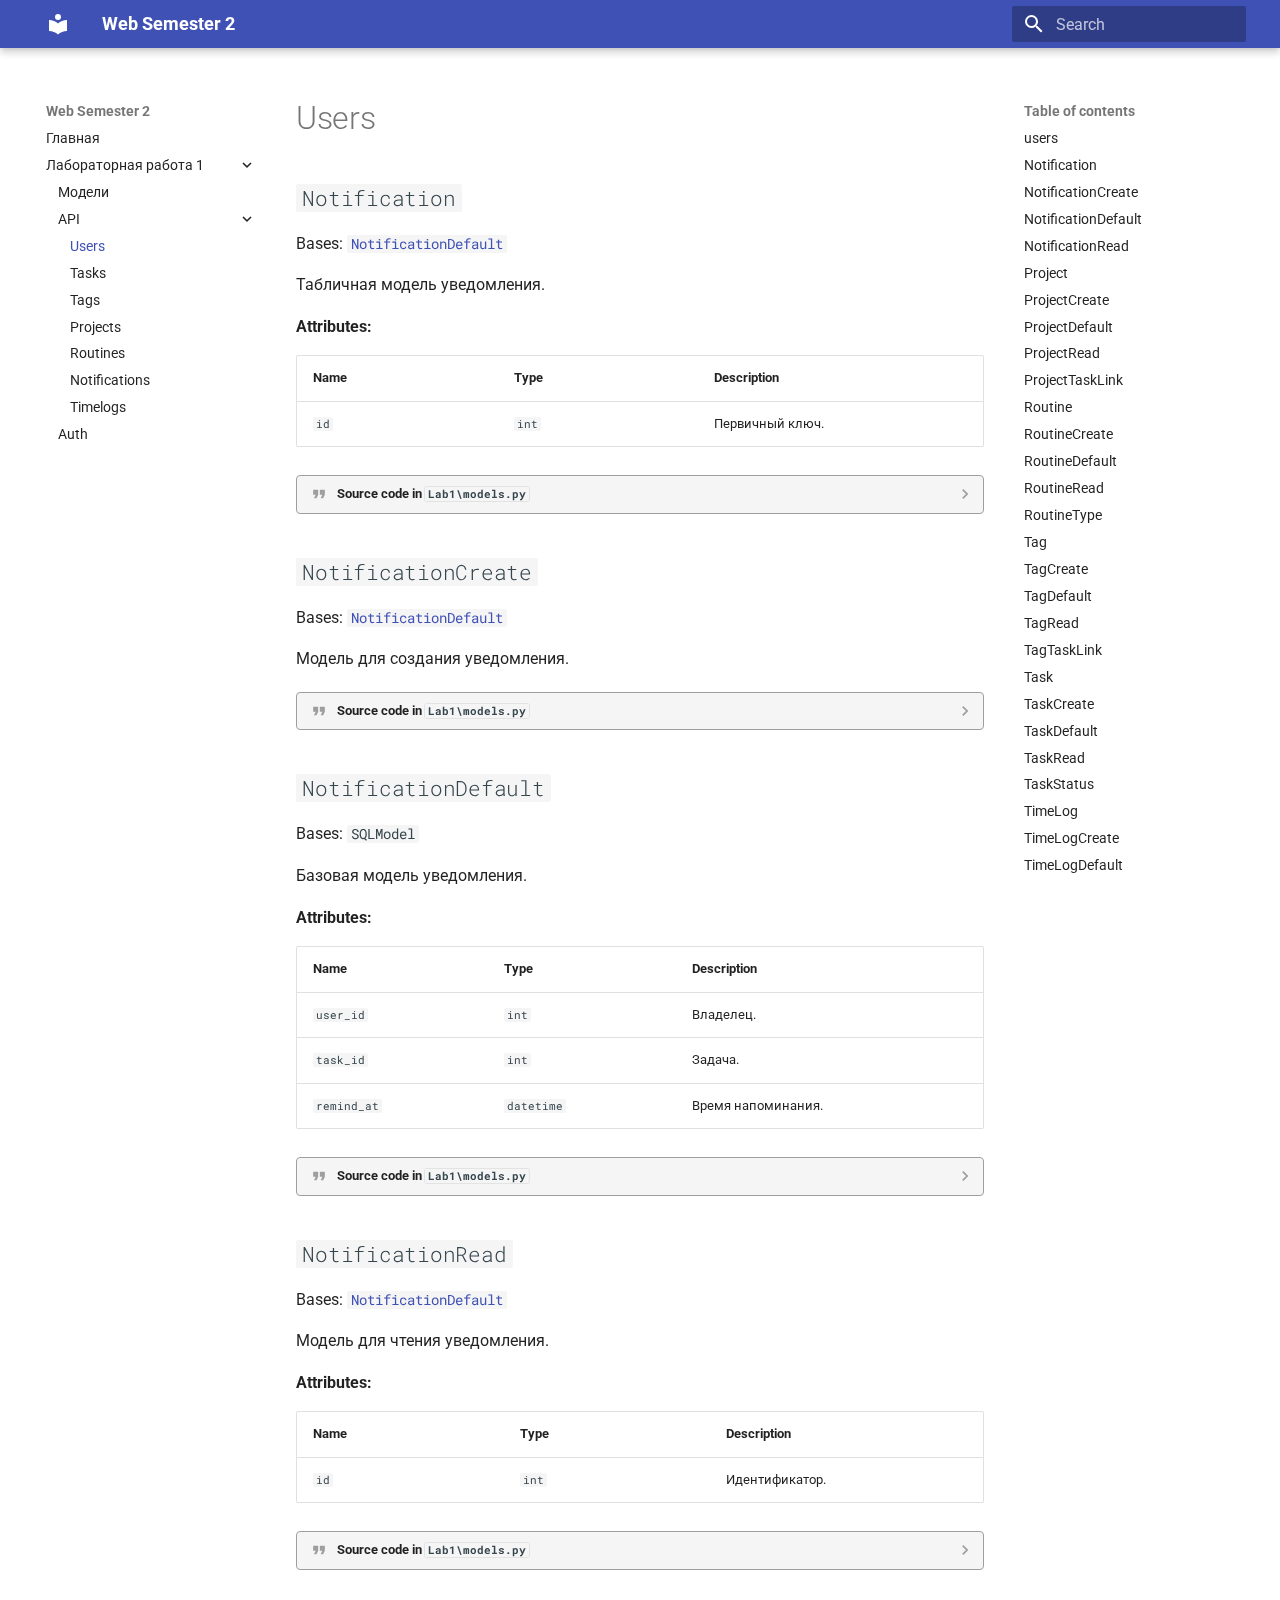
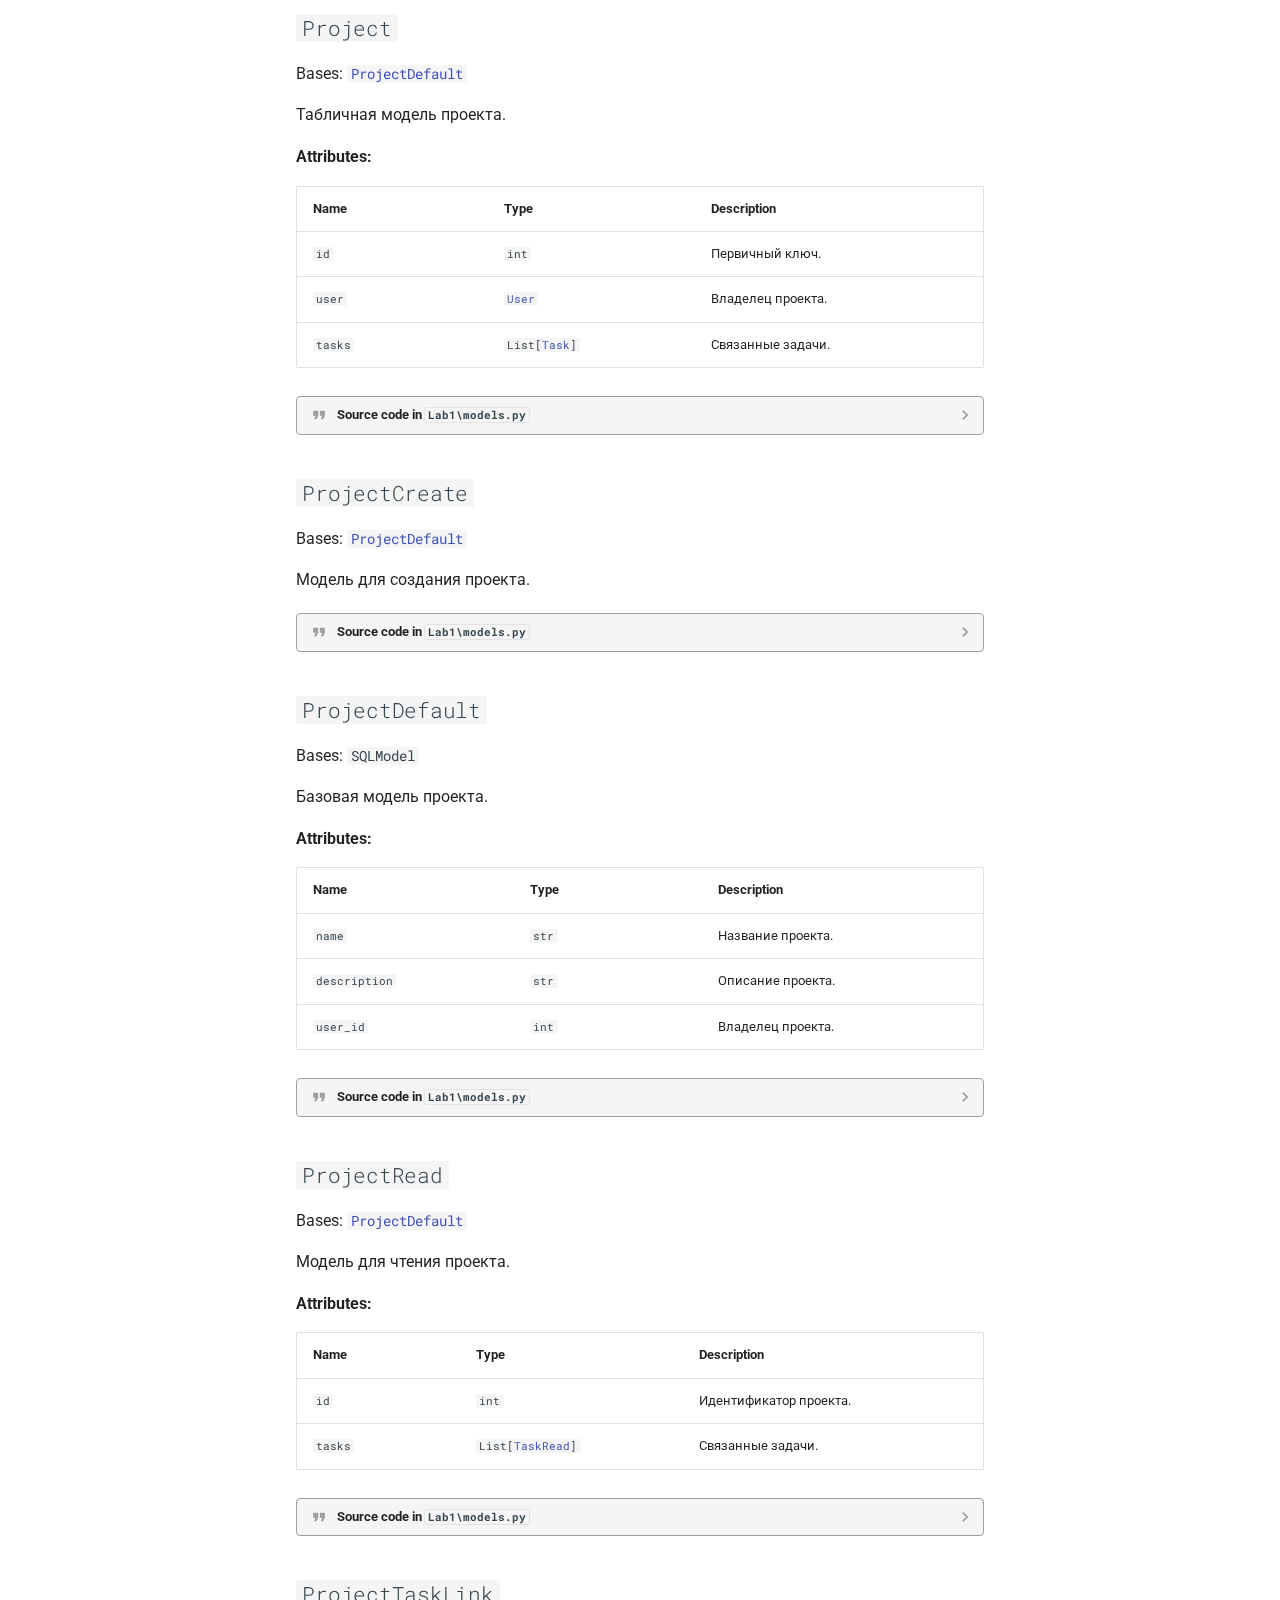
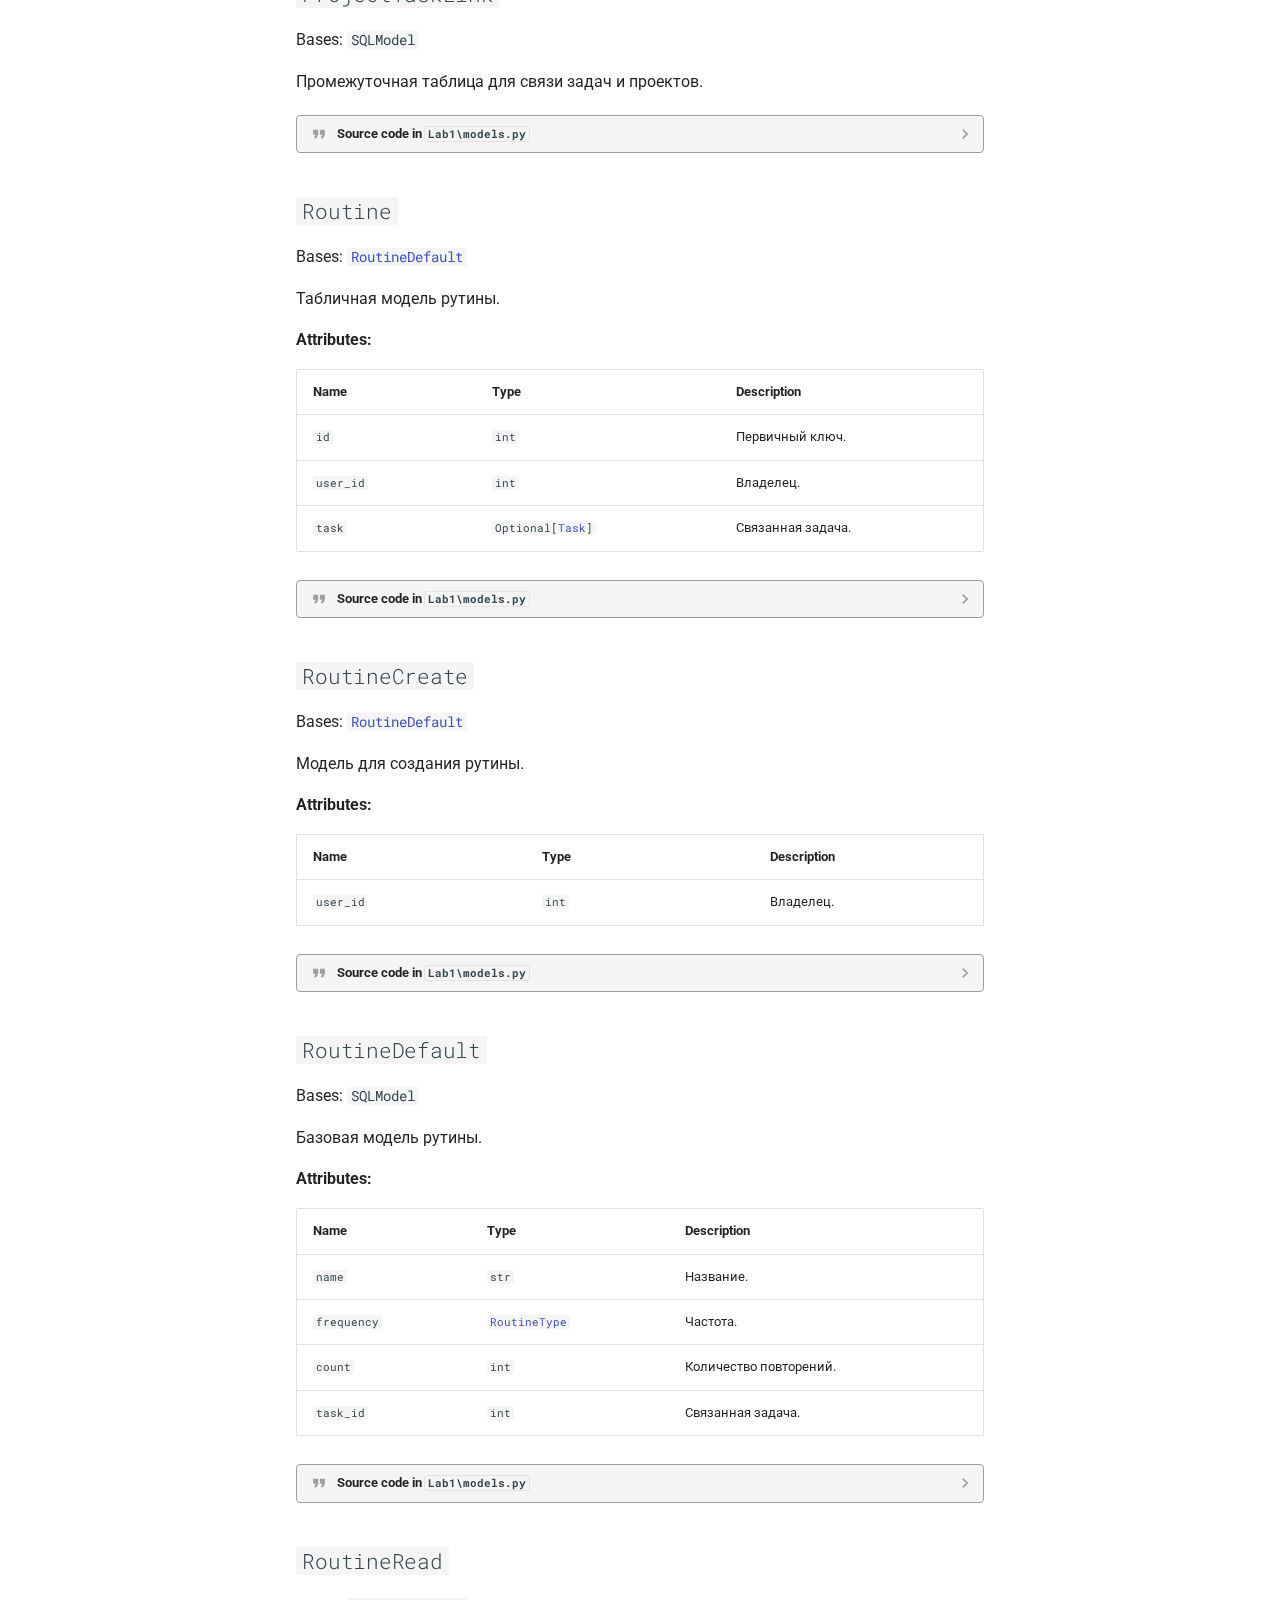
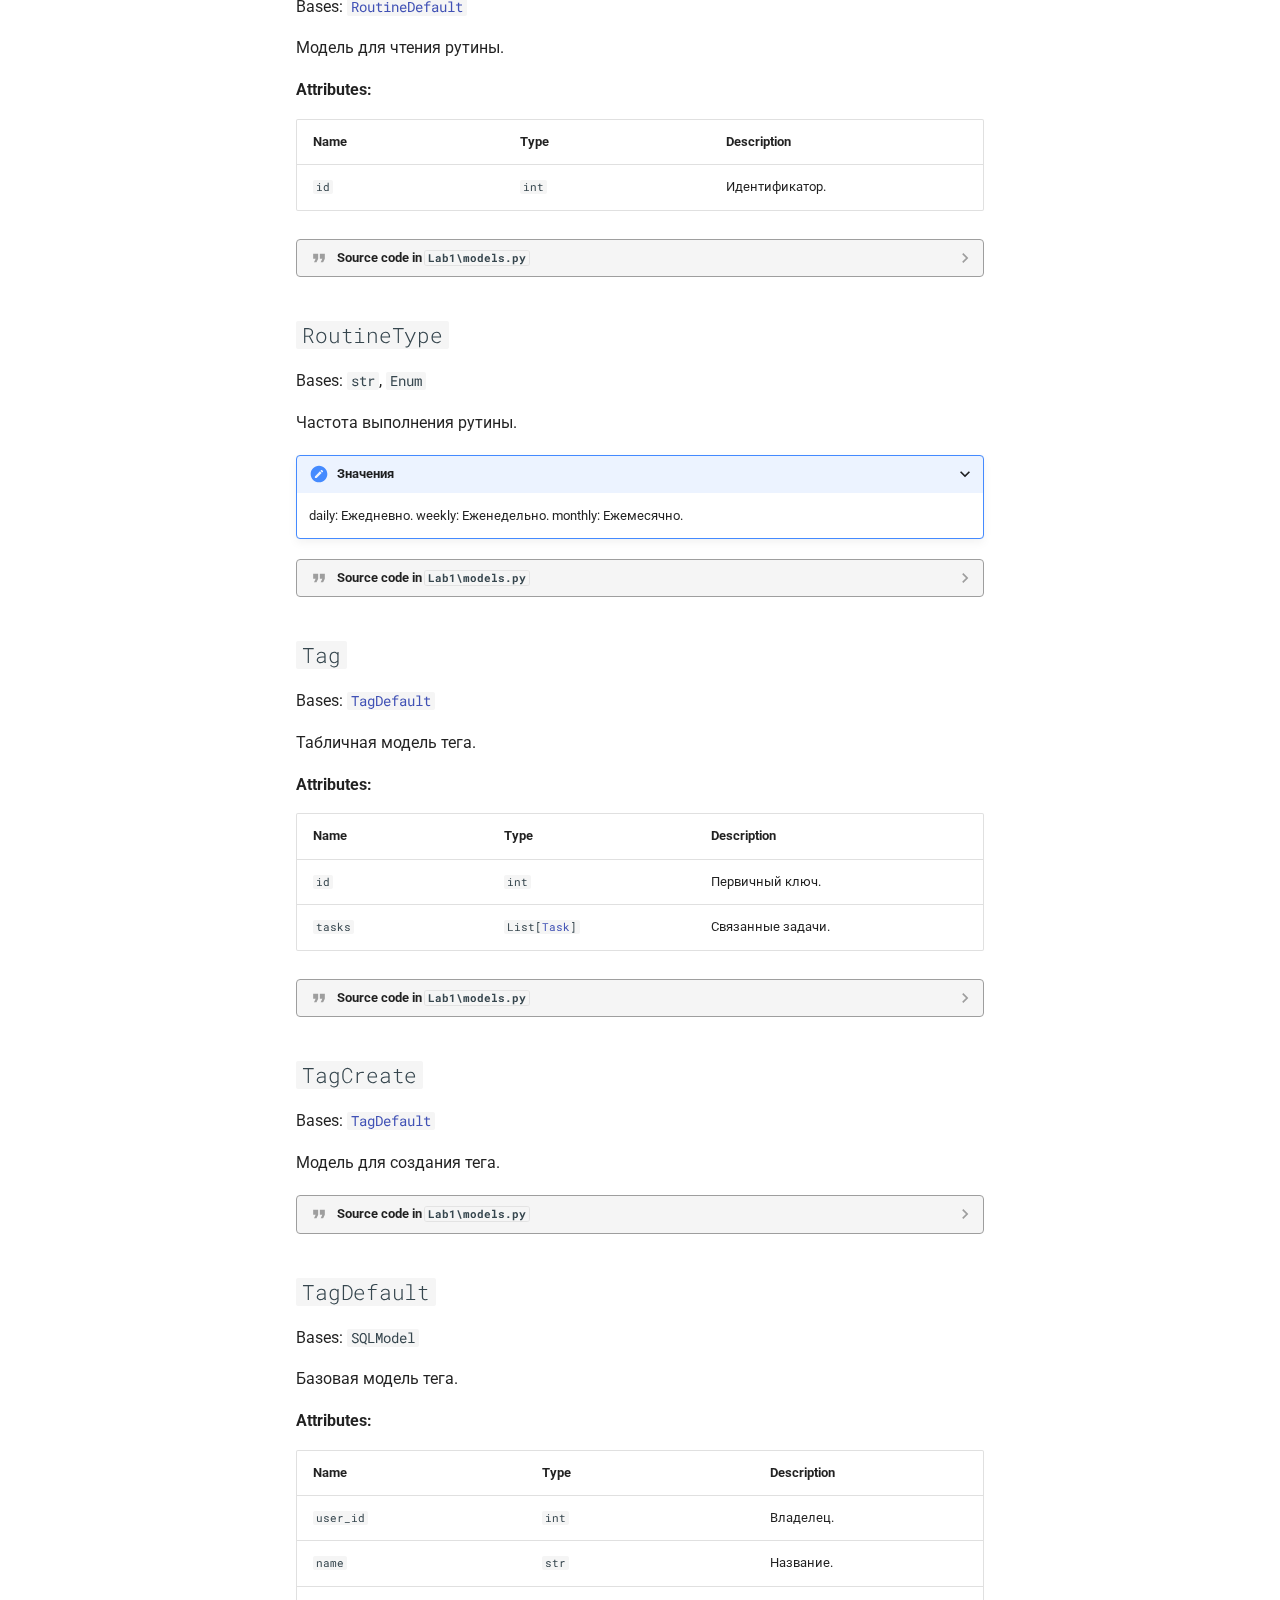
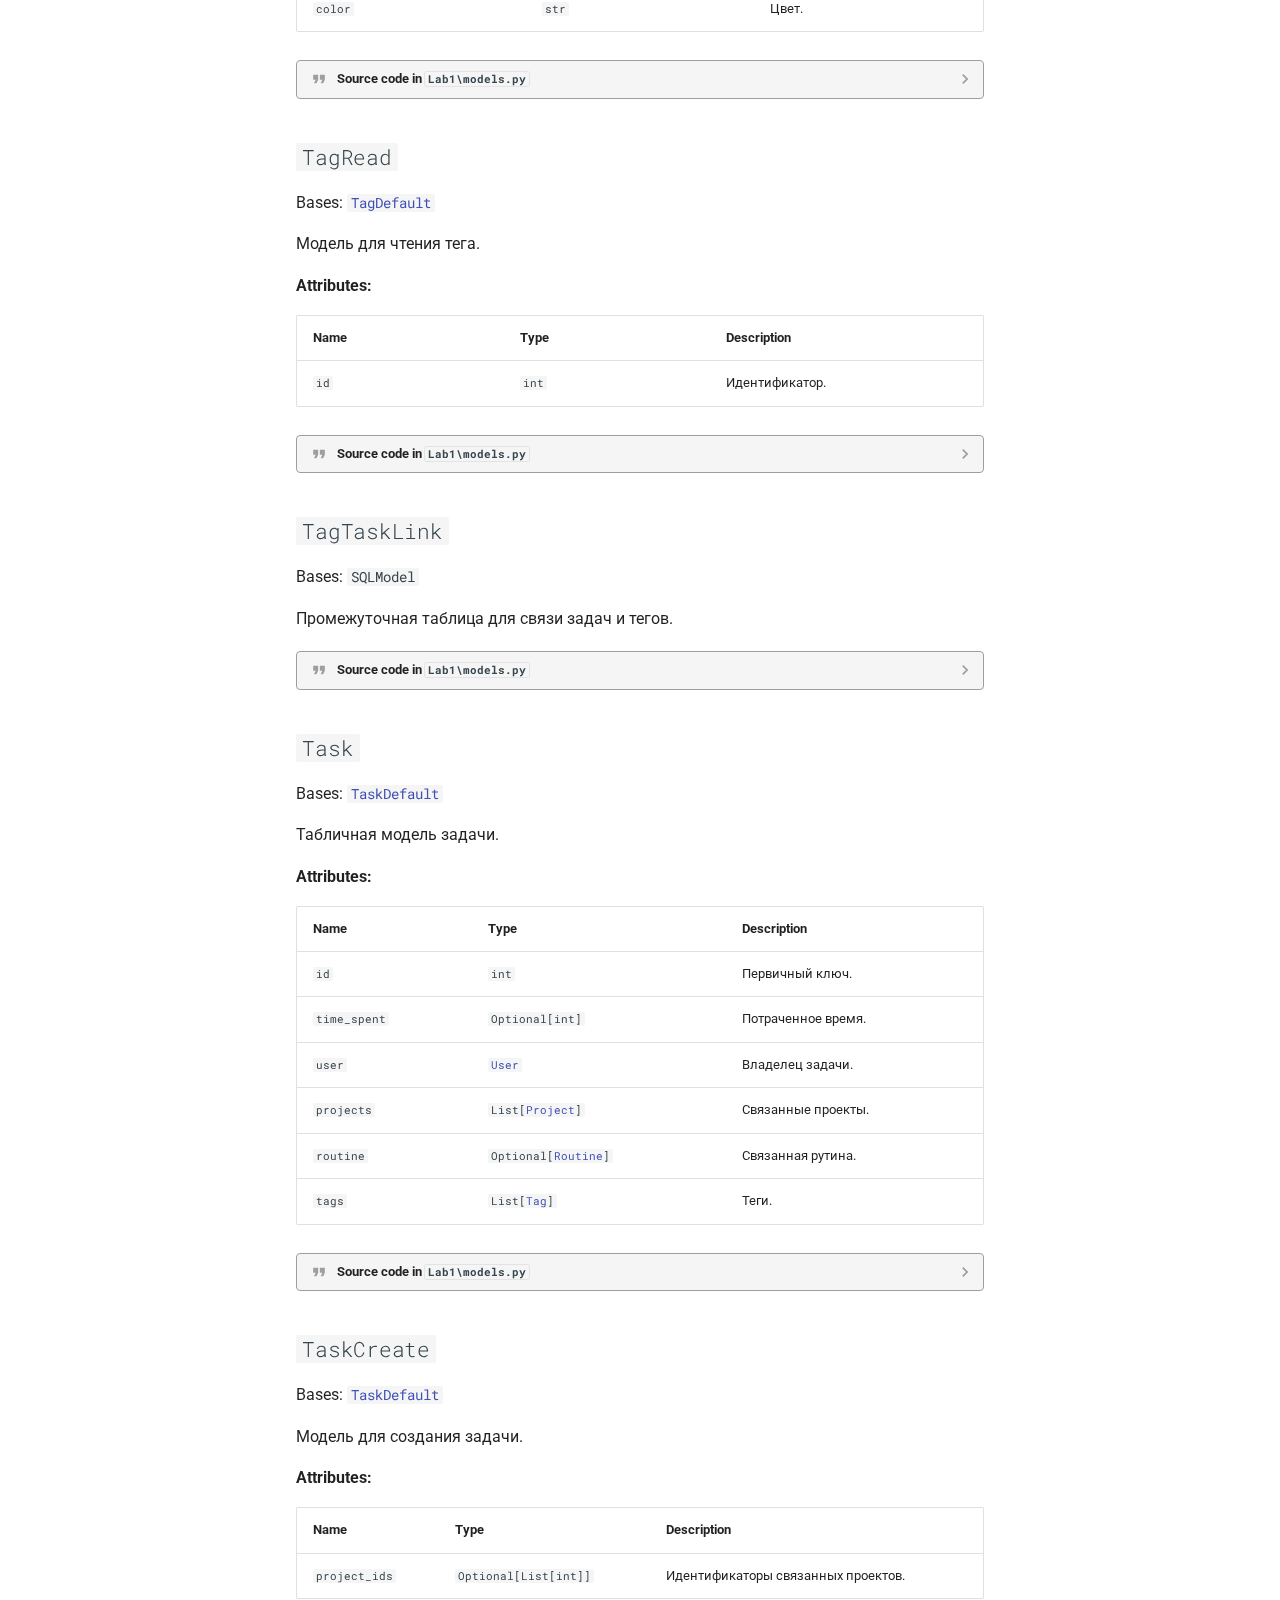
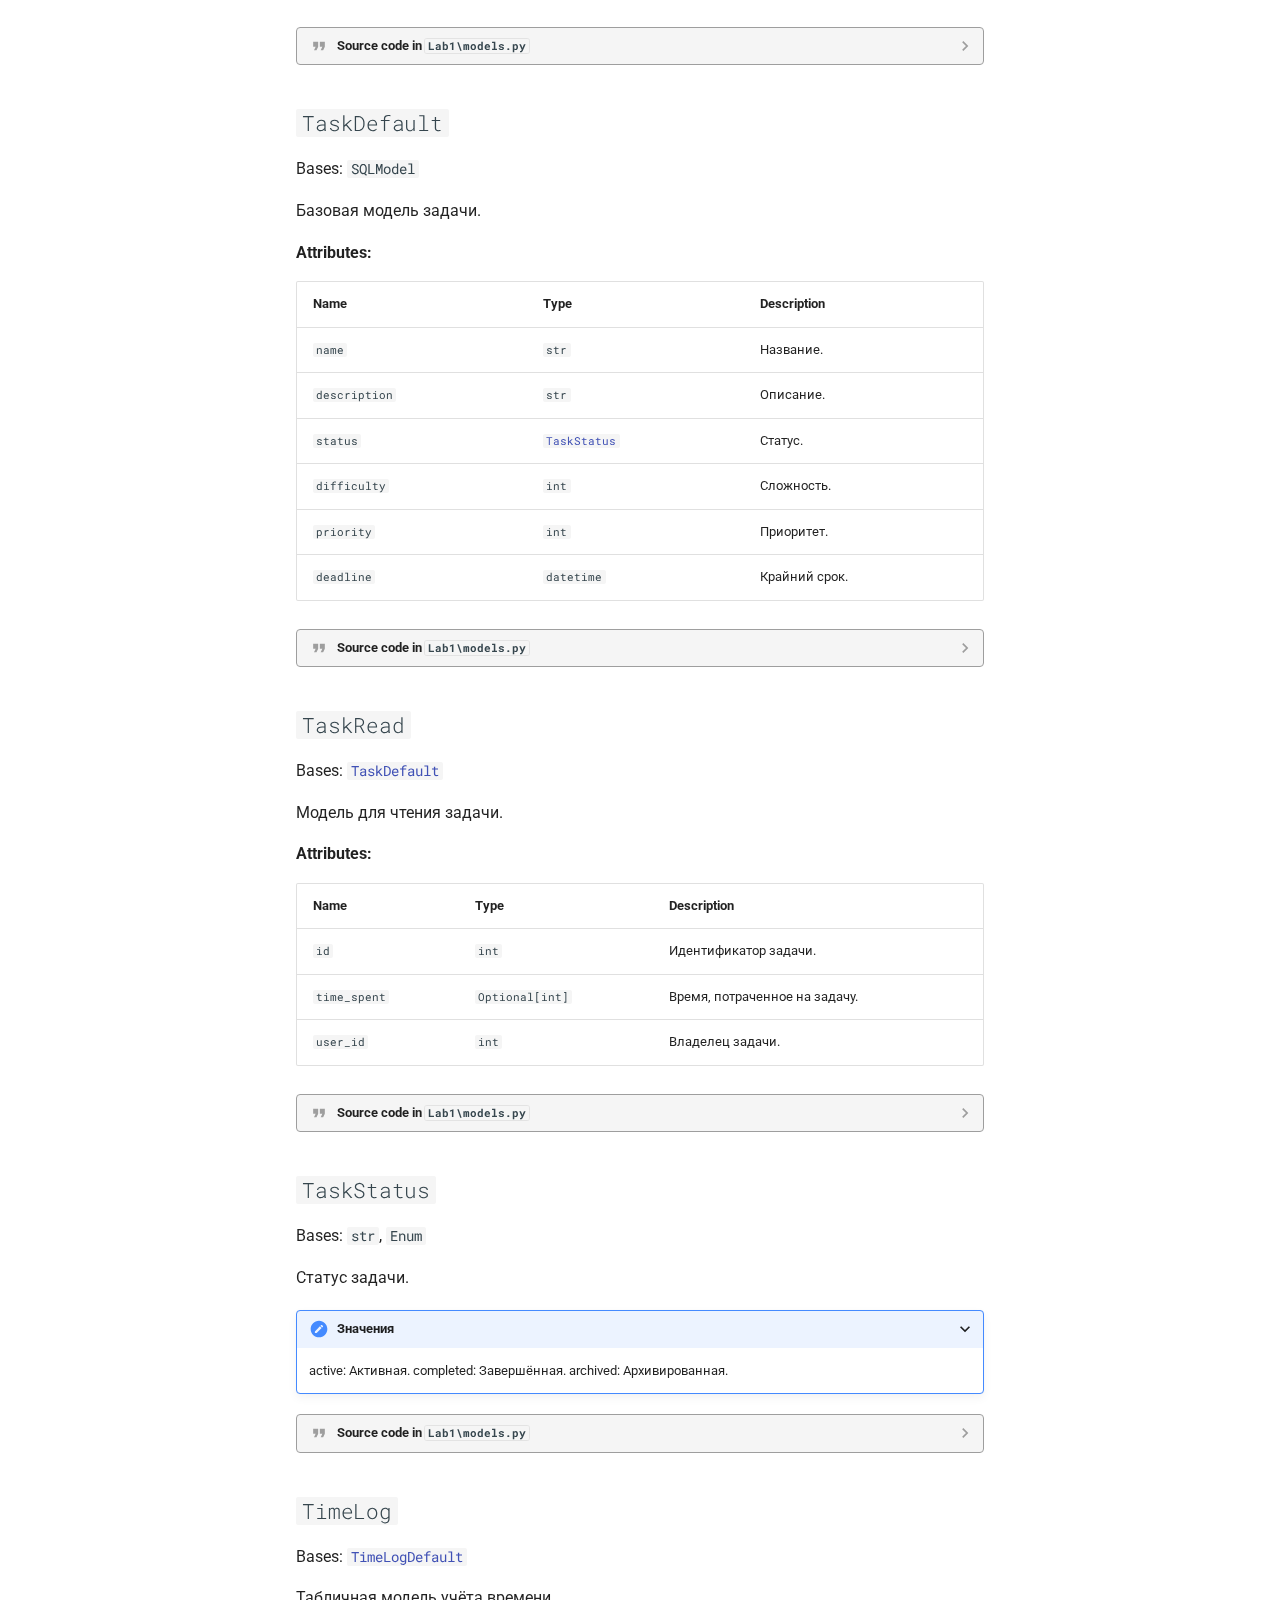
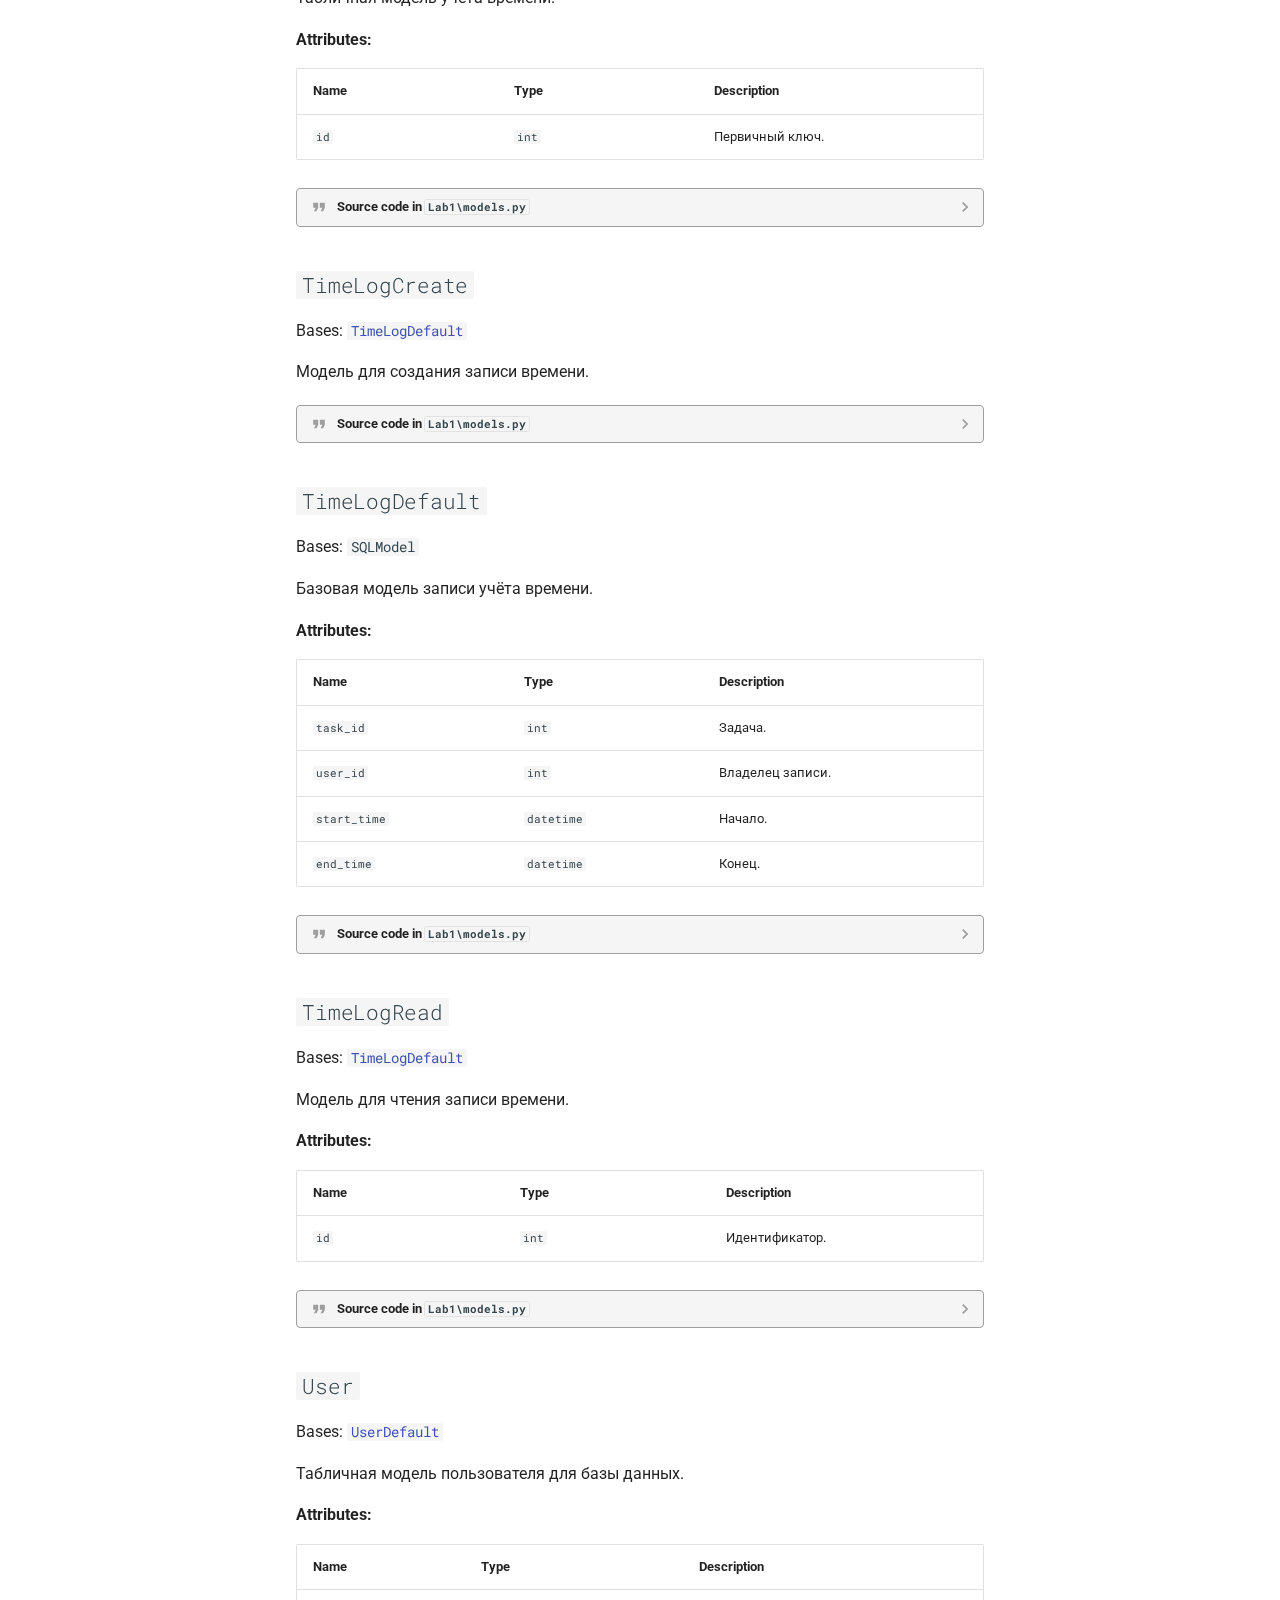
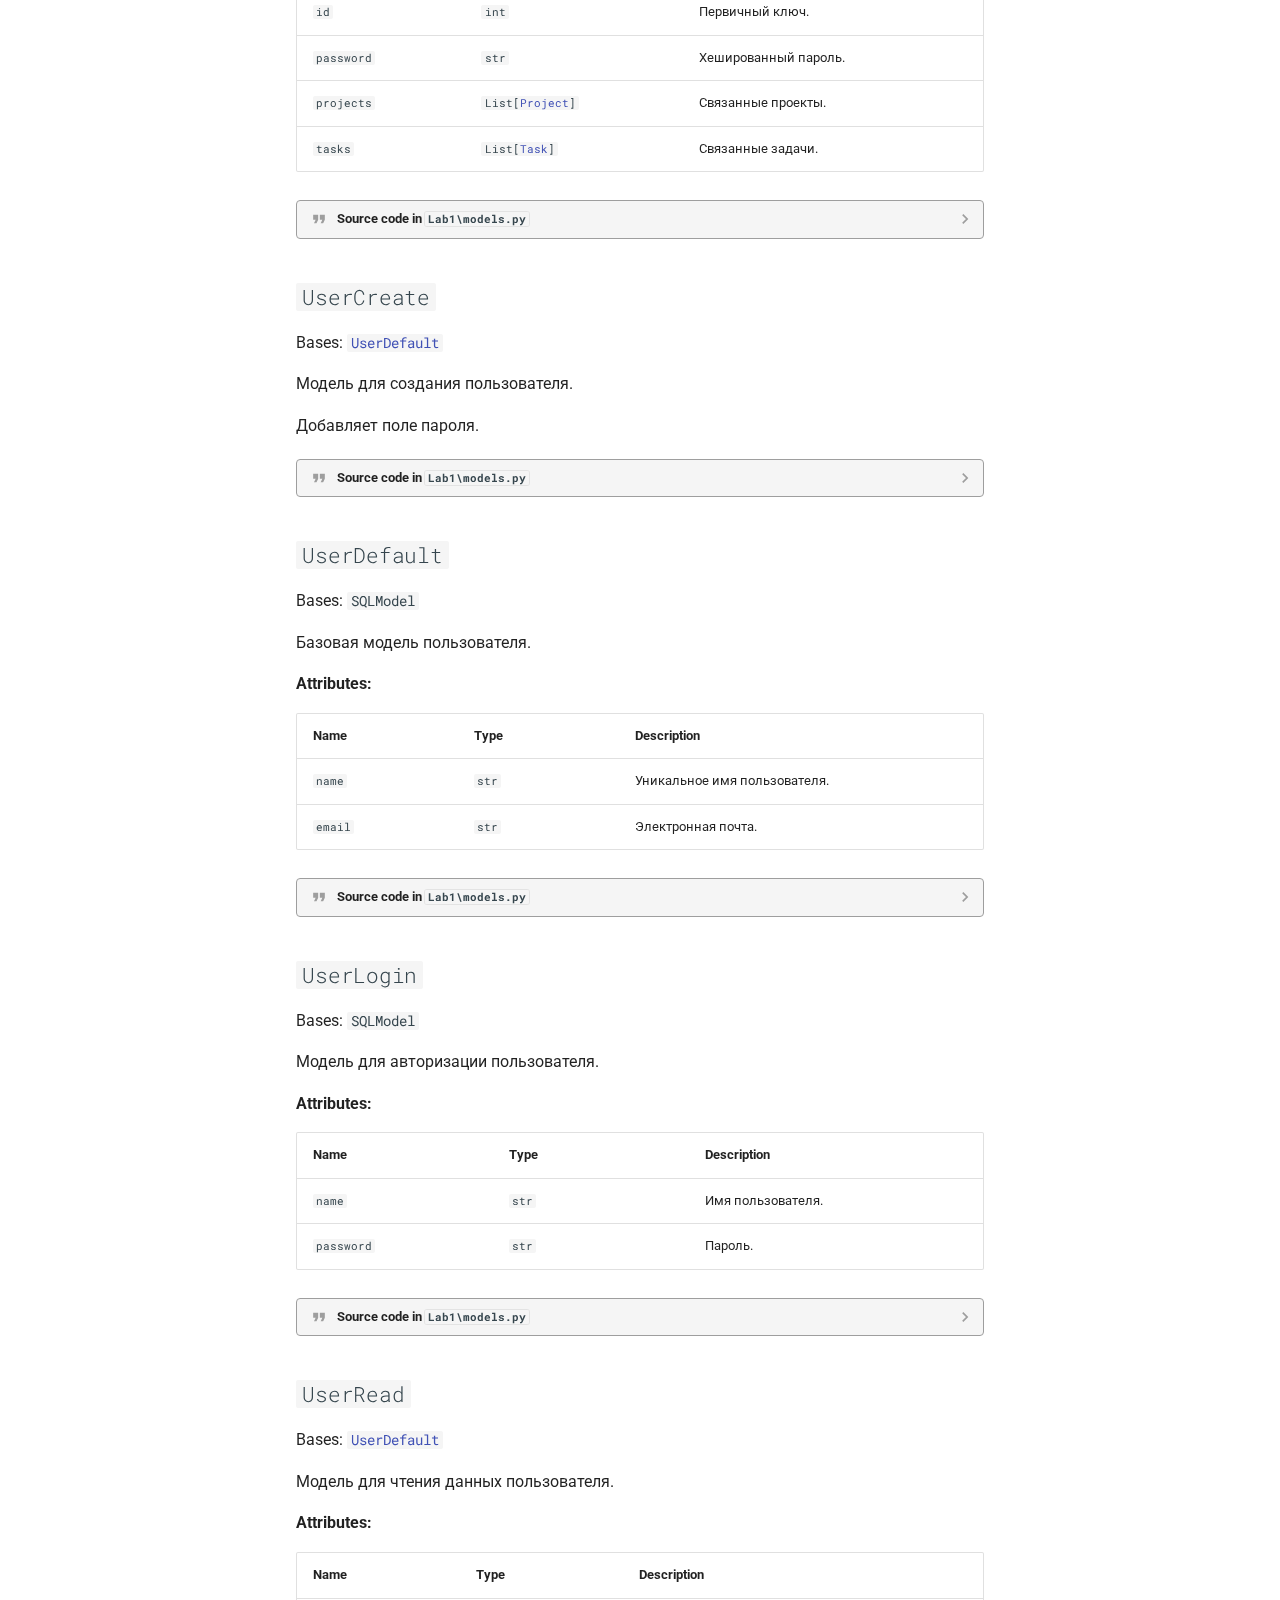
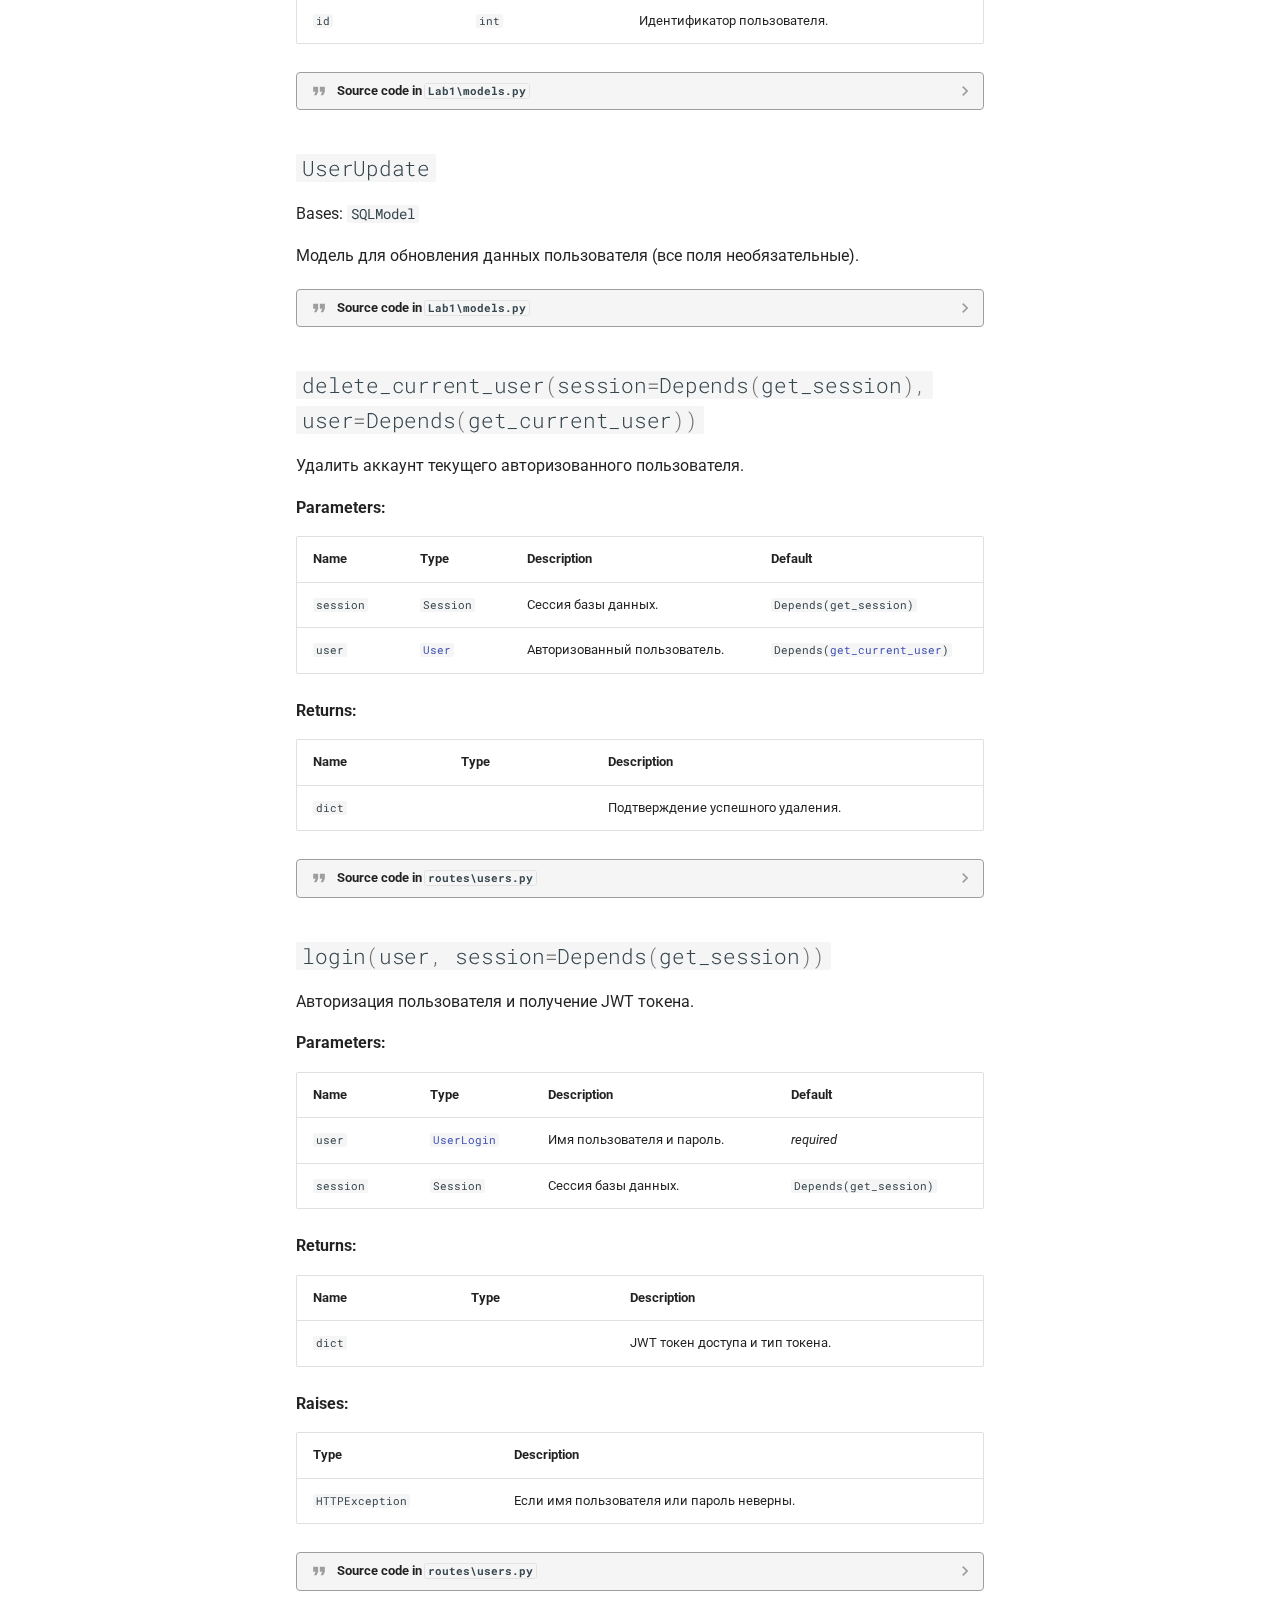
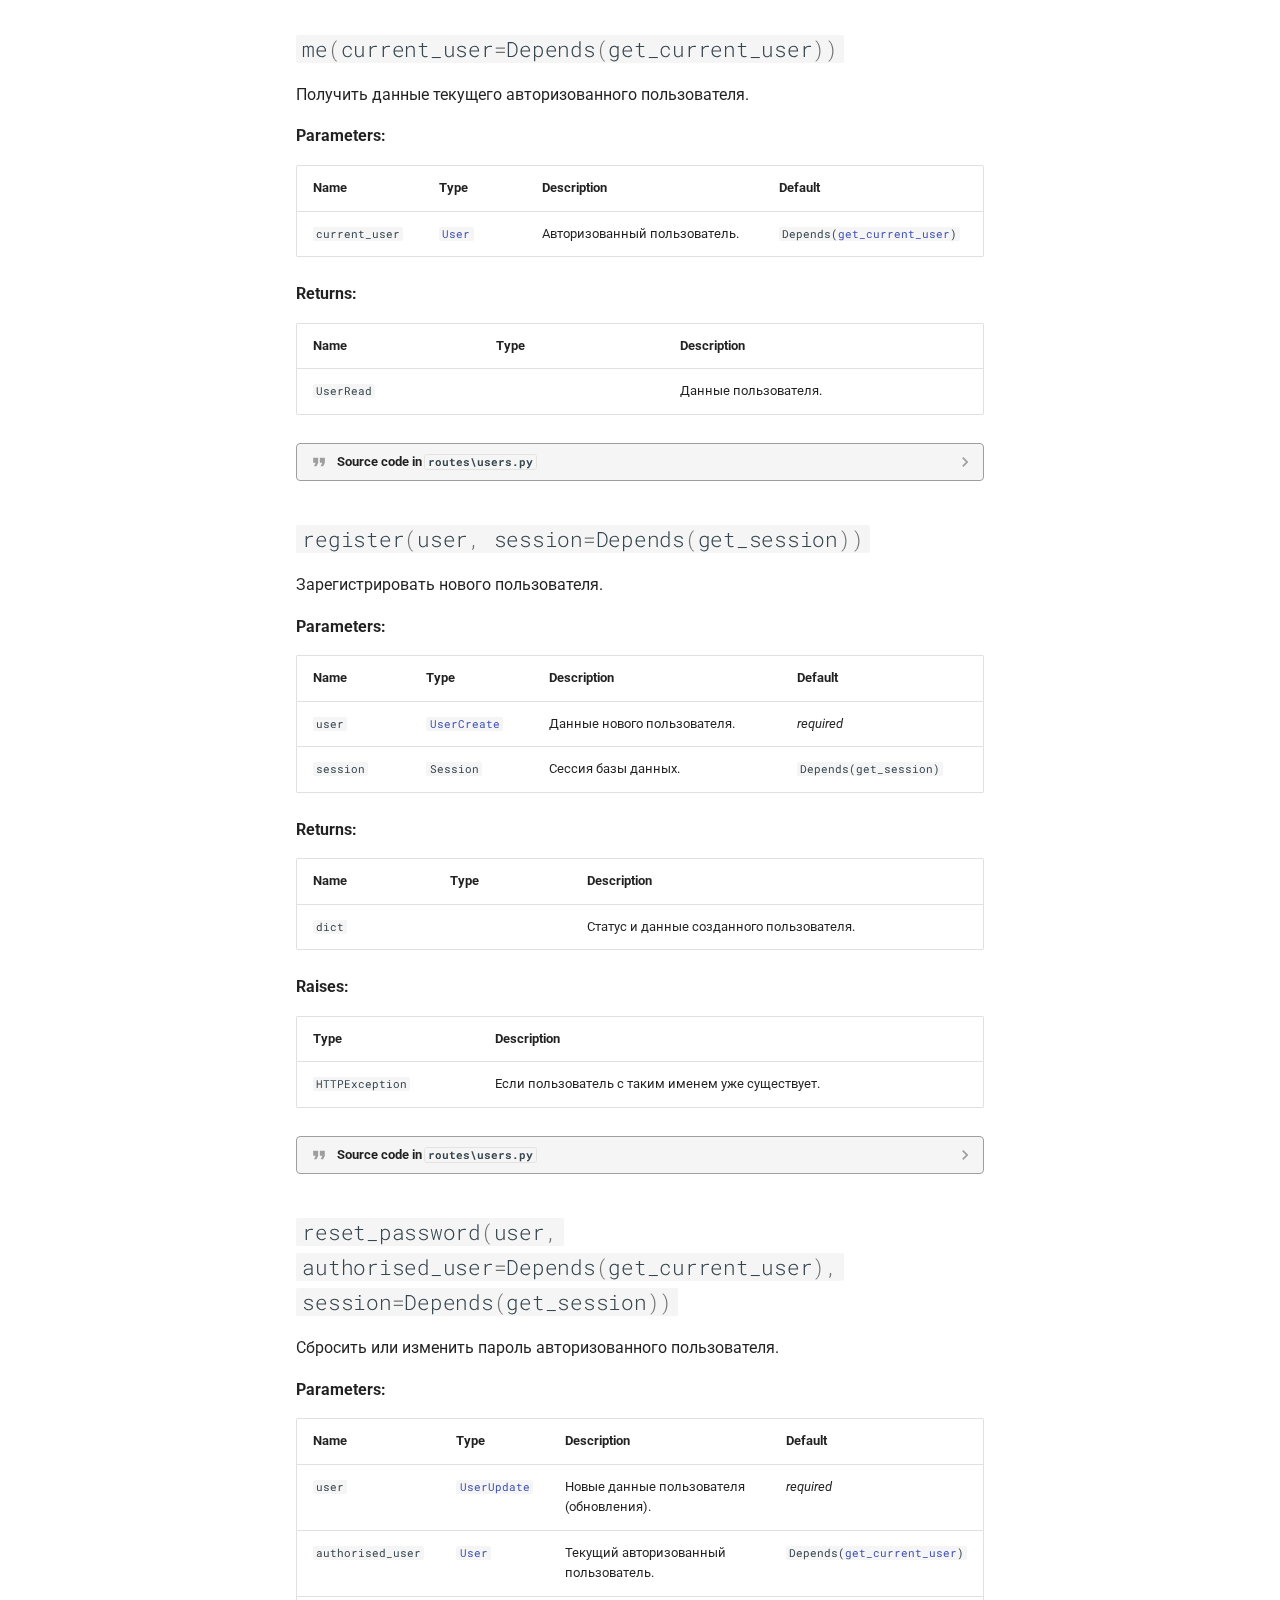
<file: users/index.html>
<!doctype html>
<html lang="en" class="no-js">
  <head>
    
      <meta charset="utf-8">
      <meta name="viewport" content="width=device-width,initial-scale=1">
      
      
      
      
        <link rel="prev" href="../models/">
      
      
        <link rel="next" href="../tasks/">
      
      
      <link rel="icon" href="../assets/images/favicon.png">
      <meta name="generator" content="mkdocs-1.6.1, mkdocs-material-9.6.12">
    
    
      
        <title>Users - Web Semester 2</title>
      
    
    
      <link rel="stylesheet" href="../assets/stylesheets/main.2afb09e1.min.css">
      
      


    
    
      
    
    
      
        
        
        <link rel="preconnect" href="https://fonts.gstatic.com" crossorigin>
        <link rel="stylesheet" href="https://fonts.googleapis.com/css?family=Roboto:300,300i,400,400i,700,700i%7CRoboto+Mono:400,400i,700,700i&display=fallback">
        <style>:root{--md-text-font:"Roboto";--md-code-font:"Roboto Mono"}</style>
      
    
    
      <link rel="stylesheet" href="../assets/_mkdocstrings.css">
    
      <link rel="stylesheet" href="../stylesheets/extra.css">
    
    <script>__md_scope=new URL("..",location),__md_hash=e=>[...e].reduce(((e,_)=>(e<<5)-e+_.charCodeAt(0)),0),__md_get=(e,_=localStorage,t=__md_scope)=>JSON.parse(_.getItem(t.pathname+"."+e)),__md_set=(e,_,t=localStorage,a=__md_scope)=>{try{t.setItem(a.pathname+"."+e,JSON.stringify(_))}catch(e){}}</script>
    
      

    
    
    
  </head>
  
  
    <body dir="ltr">
  
    
    <input class="md-toggle" data-md-toggle="drawer" type="checkbox" id="__drawer" autocomplete="off">
    <input class="md-toggle" data-md-toggle="search" type="checkbox" id="__search" autocomplete="off">
    <label class="md-overlay" for="__drawer"></label>
    <div data-md-component="skip">
      
        
        <a href="#routes.users" class="md-skip">
          Skip to content
        </a>
      
    </div>
    <div data-md-component="announce">
      
    </div>
    
    
      

  

<header class="md-header md-header--shadow" data-md-component="header">
  <nav class="md-header__inner md-grid" aria-label="Header">
    <a href=".." title="Web Semester 2" class="md-header__button md-logo" aria-label="Web Semester 2" data-md-component="logo">
      
  
  <svg xmlns="http://www.w3.org/2000/svg" viewBox="0 0 24 24"><path d="M12 8a3 3 0 0 0 3-3 3 3 0 0 0-3-3 3 3 0 0 0-3 3 3 3 0 0 0 3 3m0 3.54C9.64 9.35 6.5 8 3 8v11c3.5 0 6.64 1.35 9 3.54 2.36-2.19 5.5-3.54 9-3.54V8c-3.5 0-6.64 1.35-9 3.54"/></svg>

    </a>
    <label class="md-header__button md-icon" for="__drawer">
      
      <svg xmlns="http://www.w3.org/2000/svg" viewBox="0 0 24 24"><path d="M3 6h18v2H3zm0 5h18v2H3zm0 5h18v2H3z"/></svg>
    </label>
    <div class="md-header__title" data-md-component="header-title">
      <div class="md-header__ellipsis">
        <div class="md-header__topic">
          <span class="md-ellipsis">
            Web Semester 2
          </span>
        </div>
        <div class="md-header__topic" data-md-component="header-topic">
          <span class="md-ellipsis">
            
              Users
            
          </span>
        </div>
      </div>
    </div>
    
    
      <script>var palette=__md_get("__palette");if(palette&&palette.color){if("(prefers-color-scheme)"===palette.color.media){var media=matchMedia("(prefers-color-scheme: light)"),input=document.querySelector(media.matches?"[data-md-color-media='(prefers-color-scheme: light)']":"[data-md-color-media='(prefers-color-scheme: dark)']");palette.color.media=input.getAttribute("data-md-color-media"),palette.color.scheme=input.getAttribute("data-md-color-scheme"),palette.color.primary=input.getAttribute("data-md-color-primary"),palette.color.accent=input.getAttribute("data-md-color-accent")}for(var[key,value]of Object.entries(palette.color))document.body.setAttribute("data-md-color-"+key,value)}</script>
    
    
    
      
      
        <label class="md-header__button md-icon" for="__search">
          
          <svg xmlns="http://www.w3.org/2000/svg" viewBox="0 0 24 24"><path d="M9.5 3A6.5 6.5 0 0 1 16 9.5c0 1.61-.59 3.09-1.56 4.23l.27.27h.79l5 5-1.5 1.5-5-5v-.79l-.27-.27A6.52 6.52 0 0 1 9.5 16 6.5 6.5 0 0 1 3 9.5 6.5 6.5 0 0 1 9.5 3m0 2C7 5 5 7 5 9.5S7 14 9.5 14 14 12 14 9.5 12 5 9.5 5"/></svg>
        </label>
        <div class="md-search" data-md-component="search" role="dialog">
  <label class="md-search__overlay" for="__search"></label>
  <div class="md-search__inner" role="search">
    <form class="md-search__form" name="search">
      <input type="text" class="md-search__input" name="query" aria-label="Search" placeholder="Search" autocapitalize="off" autocorrect="off" autocomplete="off" spellcheck="false" data-md-component="search-query" required>
      <label class="md-search__icon md-icon" for="__search">
        
        <svg xmlns="http://www.w3.org/2000/svg" viewBox="0 0 24 24"><path d="M9.5 3A6.5 6.5 0 0 1 16 9.5c0 1.61-.59 3.09-1.56 4.23l.27.27h.79l5 5-1.5 1.5-5-5v-.79l-.27-.27A6.52 6.52 0 0 1 9.5 16 6.5 6.5 0 0 1 3 9.5 6.5 6.5 0 0 1 9.5 3m0 2C7 5 5 7 5 9.5S7 14 9.5 14 14 12 14 9.5 12 5 9.5 5"/></svg>
        
        <svg xmlns="http://www.w3.org/2000/svg" viewBox="0 0 24 24"><path d="M20 11v2H8l5.5 5.5-1.42 1.42L4.16 12l7.92-7.92L13.5 5.5 8 11z"/></svg>
      </label>
      <nav class="md-search__options" aria-label="Search">
        
        <button type="reset" class="md-search__icon md-icon" title="Clear" aria-label="Clear" tabindex="-1">
          
          <svg xmlns="http://www.w3.org/2000/svg" viewBox="0 0 24 24"><path d="M19 6.41 17.59 5 12 10.59 6.41 5 5 6.41 10.59 12 5 17.59 6.41 19 12 13.41 17.59 19 19 17.59 13.41 12z"/></svg>
        </button>
      </nav>
      
    </form>
    <div class="md-search__output">
      <div class="md-search__scrollwrap" tabindex="0" data-md-scrollfix>
        <div class="md-search-result" data-md-component="search-result">
          <div class="md-search-result__meta">
            Initializing search
          </div>
          <ol class="md-search-result__list" role="presentation"></ol>
        </div>
      </div>
    </div>
  </div>
</div>
      
    
    
  </nav>
  
</header>
    
    <div class="md-container" data-md-component="container">
      
      
        
          
        
      
      <main class="md-main" data-md-component="main">
        <div class="md-main__inner md-grid">
          
            
              
              <div class="md-sidebar md-sidebar--primary" data-md-component="sidebar" data-md-type="navigation" >
                <div class="md-sidebar__scrollwrap">
                  <div class="md-sidebar__inner">
                    



<nav class="md-nav md-nav--primary" aria-label="Navigation" data-md-level="0">
  <label class="md-nav__title" for="__drawer">
    <a href=".." title="Web Semester 2" class="md-nav__button md-logo" aria-label="Web Semester 2" data-md-component="logo">
      
  
  <svg xmlns="http://www.w3.org/2000/svg" viewBox="0 0 24 24"><path d="M12 8a3 3 0 0 0 3-3 3 3 0 0 0-3-3 3 3 0 0 0-3 3 3 3 0 0 0 3 3m0 3.54C9.64 9.35 6.5 8 3 8v11c3.5 0 6.64 1.35 9 3.54 2.36-2.19 5.5-3.54 9-3.54V8c-3.5 0-6.64 1.35-9 3.54"/></svg>

    </a>
    Web Semester 2
  </label>
  
  <ul class="md-nav__list" data-md-scrollfix>
    
      
      
  
  
  
  
    <li class="md-nav__item">
      <a href=".." class="md-nav__link">
        
  
  
  <span class="md-ellipsis">
    Главная
    
  </span>
  

      </a>
    </li>
  

    
      
      
  
  
    
  
  
  
    
    
    
    
    
    <li class="md-nav__item md-nav__item--active md-nav__item--nested">
      
        
        
        <input class="md-nav__toggle md-toggle " type="checkbox" id="__nav_2" checked>
        
          
          <label class="md-nav__link" for="__nav_2" id="__nav_2_label" tabindex="0">
            
  
  
  <span class="md-ellipsis">
    Лабораторная работа 1
    
  </span>
  

            <span class="md-nav__icon md-icon"></span>
          </label>
        
        <nav class="md-nav" data-md-level="1" aria-labelledby="__nav_2_label" aria-expanded="true">
          <label class="md-nav__title" for="__nav_2">
            <span class="md-nav__icon md-icon"></span>
            Лабораторная работа 1
          </label>
          <ul class="md-nav__list" data-md-scrollfix>
            
              
                
  
  
  
  
    <li class="md-nav__item">
      <a href="../models/" class="md-nav__link">
        
  
  
  <span class="md-ellipsis">
    Модели
    
  </span>
  

      </a>
    </li>
  

              
            
              
                
  
  
    
  
  
  
    
    
    
    
    
    <li class="md-nav__item md-nav__item--active md-nav__item--nested">
      
        
        
        <input class="md-nav__toggle md-toggle " type="checkbox" id="__nav_2_2" checked>
        
          
          <label class="md-nav__link" for="__nav_2_2" id="__nav_2_2_label" tabindex="0">
            
  
  
  <span class="md-ellipsis">
    API
    
  </span>
  

            <span class="md-nav__icon md-icon"></span>
          </label>
        
        <nav class="md-nav" data-md-level="2" aria-labelledby="__nav_2_2_label" aria-expanded="true">
          <label class="md-nav__title" for="__nav_2_2">
            <span class="md-nav__icon md-icon"></span>
            API
          </label>
          <ul class="md-nav__list" data-md-scrollfix>
            
              
                
  
  
    
  
  
  
    <li class="md-nav__item md-nav__item--active">
      
      <input class="md-nav__toggle md-toggle" type="checkbox" id="__toc">
      
      
      
        <label class="md-nav__link md-nav__link--active" for="__toc">
          
  
  
  <span class="md-ellipsis">
    Users
    
  </span>
  

          <span class="md-nav__icon md-icon"></span>
        </label>
      
      <a href="./" class="md-nav__link md-nav__link--active">
        
  
  
  <span class="md-ellipsis">
    Users
    
  </span>
  

      </a>
      
        

<nav class="md-nav md-nav--secondary" aria-label="Table of contents">
  
  
  
  
    <label class="md-nav__title" for="__toc">
      <span class="md-nav__icon md-icon"></span>
      Table of contents
    </label>
    <ul class="md-nav__list" data-md-component="toc" data-md-scrollfix>
      
        <li class="md-nav__item">
  <a href="#routes.users" class="md-nav__link">
    <span class="md-ellipsis">
      users
    </span>
  </a>
  
</li>
      
        <li class="md-nav__item">
  <a href="#routes.users.Notification" class="md-nav__link">
    <span class="md-ellipsis">
      Notification
    </span>
  </a>
  
</li>
      
        <li class="md-nav__item">
  <a href="#routes.users.NotificationCreate" class="md-nav__link">
    <span class="md-ellipsis">
      NotificationCreate
    </span>
  </a>
  
</li>
      
        <li class="md-nav__item">
  <a href="#routes.users.NotificationDefault" class="md-nav__link">
    <span class="md-ellipsis">
      NotificationDefault
    </span>
  </a>
  
</li>
      
        <li class="md-nav__item">
  <a href="#routes.users.NotificationRead" class="md-nav__link">
    <span class="md-ellipsis">
      NotificationRead
    </span>
  </a>
  
</li>
      
        <li class="md-nav__item">
  <a href="#routes.users.Project" class="md-nav__link">
    <span class="md-ellipsis">
      Project
    </span>
  </a>
  
</li>
      
        <li class="md-nav__item">
  <a href="#routes.users.ProjectCreate" class="md-nav__link">
    <span class="md-ellipsis">
      ProjectCreate
    </span>
  </a>
  
</li>
      
        <li class="md-nav__item">
  <a href="#routes.users.ProjectDefault" class="md-nav__link">
    <span class="md-ellipsis">
      ProjectDefault
    </span>
  </a>
  
</li>
      
        <li class="md-nav__item">
  <a href="#routes.users.ProjectRead" class="md-nav__link">
    <span class="md-ellipsis">
      ProjectRead
    </span>
  </a>
  
</li>
      
        <li class="md-nav__item">
  <a href="#routes.users.ProjectTaskLink" class="md-nav__link">
    <span class="md-ellipsis">
      ProjectTaskLink
    </span>
  </a>
  
</li>
      
        <li class="md-nav__item">
  <a href="#routes.users.Routine" class="md-nav__link">
    <span class="md-ellipsis">
      Routine
    </span>
  </a>
  
</li>
      
        <li class="md-nav__item">
  <a href="#routes.users.RoutineCreate" class="md-nav__link">
    <span class="md-ellipsis">
      RoutineCreate
    </span>
  </a>
  
</li>
      
        <li class="md-nav__item">
  <a href="#routes.users.RoutineDefault" class="md-nav__link">
    <span class="md-ellipsis">
      RoutineDefault
    </span>
  </a>
  
</li>
      
        <li class="md-nav__item">
  <a href="#routes.users.RoutineRead" class="md-nav__link">
    <span class="md-ellipsis">
      RoutineRead
    </span>
  </a>
  
</li>
      
        <li class="md-nav__item">
  <a href="#routes.users.RoutineType" class="md-nav__link">
    <span class="md-ellipsis">
      RoutineType
    </span>
  </a>
  
</li>
      
        <li class="md-nav__item">
  <a href="#routes.users.Tag" class="md-nav__link">
    <span class="md-ellipsis">
      Tag
    </span>
  </a>
  
</li>
      
        <li class="md-nav__item">
  <a href="#routes.users.TagCreate" class="md-nav__link">
    <span class="md-ellipsis">
      TagCreate
    </span>
  </a>
  
</li>
      
        <li class="md-nav__item">
  <a href="#routes.users.TagDefault" class="md-nav__link">
    <span class="md-ellipsis">
      TagDefault
    </span>
  </a>
  
</li>
      
        <li class="md-nav__item">
  <a href="#routes.users.TagRead" class="md-nav__link">
    <span class="md-ellipsis">
      TagRead
    </span>
  </a>
  
</li>
      
        <li class="md-nav__item">
  <a href="#routes.users.TagTaskLink" class="md-nav__link">
    <span class="md-ellipsis">
      TagTaskLink
    </span>
  </a>
  
</li>
      
        <li class="md-nav__item">
  <a href="#routes.users.Task" class="md-nav__link">
    <span class="md-ellipsis">
      Task
    </span>
  </a>
  
</li>
      
        <li class="md-nav__item">
  <a href="#routes.users.TaskCreate" class="md-nav__link">
    <span class="md-ellipsis">
      TaskCreate
    </span>
  </a>
  
</li>
      
        <li class="md-nav__item">
  <a href="#routes.users.TaskDefault" class="md-nav__link">
    <span class="md-ellipsis">
      TaskDefault
    </span>
  </a>
  
</li>
      
        <li class="md-nav__item">
  <a href="#routes.users.TaskRead" class="md-nav__link">
    <span class="md-ellipsis">
      TaskRead
    </span>
  </a>
  
</li>
      
        <li class="md-nav__item">
  <a href="#routes.users.TaskStatus" class="md-nav__link">
    <span class="md-ellipsis">
      TaskStatus
    </span>
  </a>
  
</li>
      
        <li class="md-nav__item">
  <a href="#routes.users.TimeLog" class="md-nav__link">
    <span class="md-ellipsis">
      TimeLog
    </span>
  </a>
  
</li>
      
        <li class="md-nav__item">
  <a href="#routes.users.TimeLogCreate" class="md-nav__link">
    <span class="md-ellipsis">
      TimeLogCreate
    </span>
  </a>
  
</li>
      
        <li class="md-nav__item">
  <a href="#routes.users.TimeLogDefault" class="md-nav__link">
    <span class="md-ellipsis">
      TimeLogDefault
    </span>
  </a>
  
</li>
      
        <li class="md-nav__item">
  <a href="#routes.users.TimeLogRead" class="md-nav__link">
    <span class="md-ellipsis">
      TimeLogRead
    </span>
  </a>
  
</li>
      
        <li class="md-nav__item">
  <a href="#routes.users.User" class="md-nav__link">
    <span class="md-ellipsis">
      User
    </span>
  </a>
  
</li>
      
        <li class="md-nav__item">
  <a href="#routes.users.UserCreate" class="md-nav__link">
    <span class="md-ellipsis">
      UserCreate
    </span>
  </a>
  
</li>
      
        <li class="md-nav__item">
  <a href="#routes.users.UserDefault" class="md-nav__link">
    <span class="md-ellipsis">
      UserDefault
    </span>
  </a>
  
</li>
      
        <li class="md-nav__item">
  <a href="#routes.users.UserLogin" class="md-nav__link">
    <span class="md-ellipsis">
      UserLogin
    </span>
  </a>
  
</li>
      
        <li class="md-nav__item">
  <a href="#routes.users.UserRead" class="md-nav__link">
    <span class="md-ellipsis">
      UserRead
    </span>
  </a>
  
</li>
      
        <li class="md-nav__item">
  <a href="#routes.users.UserUpdate" class="md-nav__link">
    <span class="md-ellipsis">
      UserUpdate
    </span>
  </a>
  
</li>
      
        <li class="md-nav__item">
  <a href="#routes.users.delete_current_user" class="md-nav__link">
    <span class="md-ellipsis">
      delete_current_user
    </span>
  </a>
  
</li>
      
        <li class="md-nav__item">
  <a href="#routes.users.login" class="md-nav__link">
    <span class="md-ellipsis">
      login
    </span>
  </a>
  
</li>
      
        <li class="md-nav__item">
  <a href="#routes.users.me" class="md-nav__link">
    <span class="md-ellipsis">
      me
    </span>
  </a>
  
</li>
      
        <li class="md-nav__item">
  <a href="#routes.users.register" class="md-nav__link">
    <span class="md-ellipsis">
      register
    </span>
  </a>
  
</li>
      
        <li class="md-nav__item">
  <a href="#routes.users.reset_password" class="md-nav__link">
    <span class="md-ellipsis">
      reset_password
    </span>
  </a>
  
</li>
      
        <li class="md-nav__item">
  <a href="#routes.users.users_list" class="md-nav__link">
    <span class="md-ellipsis">
      users_list
    </span>
  </a>
  
</li>
      
    </ul>
  
</nav>
      
    </li>
  

              
            
              
                
  
  
  
  
    <li class="md-nav__item">
      <a href="../tasks/" class="md-nav__link">
        
  
  
  <span class="md-ellipsis">
    Tasks
    
  </span>
  

      </a>
    </li>
  

              
            
              
                
  
  
  
  
    <li class="md-nav__item">
      <a href="../tags/" class="md-nav__link">
        
  
  
  <span class="md-ellipsis">
    Tags
    
  </span>
  

      </a>
    </li>
  

              
            
              
                
  
  
  
  
    <li class="md-nav__item">
      <a href="../projects/" class="md-nav__link">
        
  
  
  <span class="md-ellipsis">
    Projects
    
  </span>
  

      </a>
    </li>
  

              
            
              
                
  
  
  
  
    <li class="md-nav__item">
      <a href="../routines/" class="md-nav__link">
        
  
  
  <span class="md-ellipsis">
    Routines
    
  </span>
  

      </a>
    </li>
  

              
            
              
                
  
  
  
  
    <li class="md-nav__item">
      <a href="../notifications/" class="md-nav__link">
        
  
  
  <span class="md-ellipsis">
    Notifications
    
  </span>
  

      </a>
    </li>
  

              
            
              
                
  
  
  
  
    <li class="md-nav__item">
      <a href="../timelogs/" class="md-nav__link">
        
  
  
  <span class="md-ellipsis">
    Timelogs
    
  </span>
  

      </a>
    </li>
  

              
            
          </ul>
        </nav>
      
    </li>
  

              
            
              
                
  
  
  
  
    <li class="md-nav__item">
      <a href="../auth/" class="md-nav__link">
        
  
  
  <span class="md-ellipsis">
    Auth
    
  </span>
  

      </a>
    </li>
  

              
            
          </ul>
        </nav>
      
    </li>
  

    
  </ul>
</nav>
                  </div>
                </div>
              </div>
            
            
              
              <div class="md-sidebar md-sidebar--secondary" data-md-component="sidebar" data-md-type="toc" >
                <div class="md-sidebar__scrollwrap">
                  <div class="md-sidebar__inner">
                    

<nav class="md-nav md-nav--secondary" aria-label="Table of contents">
  
  
  
  
    <label class="md-nav__title" for="__toc">
      <span class="md-nav__icon md-icon"></span>
      Table of contents
    </label>
    <ul class="md-nav__list" data-md-component="toc" data-md-scrollfix>
      
        <li class="md-nav__item">
  <a href="#routes.users" class="md-nav__link">
    <span class="md-ellipsis">
      users
    </span>
  </a>
  
</li>
      
        <li class="md-nav__item">
  <a href="#routes.users.Notification" class="md-nav__link">
    <span class="md-ellipsis">
      Notification
    </span>
  </a>
  
</li>
      
        <li class="md-nav__item">
  <a href="#routes.users.NotificationCreate" class="md-nav__link">
    <span class="md-ellipsis">
      NotificationCreate
    </span>
  </a>
  
</li>
      
        <li class="md-nav__item">
  <a href="#routes.users.NotificationDefault" class="md-nav__link">
    <span class="md-ellipsis">
      NotificationDefault
    </span>
  </a>
  
</li>
      
        <li class="md-nav__item">
  <a href="#routes.users.NotificationRead" class="md-nav__link">
    <span class="md-ellipsis">
      NotificationRead
    </span>
  </a>
  
</li>
      
        <li class="md-nav__item">
  <a href="#routes.users.Project" class="md-nav__link">
    <span class="md-ellipsis">
      Project
    </span>
  </a>
  
</li>
      
        <li class="md-nav__item">
  <a href="#routes.users.ProjectCreate" class="md-nav__link">
    <span class="md-ellipsis">
      ProjectCreate
    </span>
  </a>
  
</li>
      
        <li class="md-nav__item">
  <a href="#routes.users.ProjectDefault" class="md-nav__link">
    <span class="md-ellipsis">
      ProjectDefault
    </span>
  </a>
  
</li>
      
        <li class="md-nav__item">
  <a href="#routes.users.ProjectRead" class="md-nav__link">
    <span class="md-ellipsis">
      ProjectRead
    </span>
  </a>
  
</li>
      
        <li class="md-nav__item">
  <a href="#routes.users.ProjectTaskLink" class="md-nav__link">
    <span class="md-ellipsis">
      ProjectTaskLink
    </span>
  </a>
  
</li>
      
        <li class="md-nav__item">
  <a href="#routes.users.Routine" class="md-nav__link">
    <span class="md-ellipsis">
      Routine
    </span>
  </a>
  
</li>
      
        <li class="md-nav__item">
  <a href="#routes.users.RoutineCreate" class="md-nav__link">
    <span class="md-ellipsis">
      RoutineCreate
    </span>
  </a>
  
</li>
      
        <li class="md-nav__item">
  <a href="#routes.users.RoutineDefault" class="md-nav__link">
    <span class="md-ellipsis">
      RoutineDefault
    </span>
  </a>
  
</li>
      
        <li class="md-nav__item">
  <a href="#routes.users.RoutineRead" class="md-nav__link">
    <span class="md-ellipsis">
      RoutineRead
    </span>
  </a>
  
</li>
      
        <li class="md-nav__item">
  <a href="#routes.users.RoutineType" class="md-nav__link">
    <span class="md-ellipsis">
      RoutineType
    </span>
  </a>
  
</li>
      
        <li class="md-nav__item">
  <a href="#routes.users.Tag" class="md-nav__link">
    <span class="md-ellipsis">
      Tag
    </span>
  </a>
  
</li>
      
        <li class="md-nav__item">
  <a href="#routes.users.TagCreate" class="md-nav__link">
    <span class="md-ellipsis">
      TagCreate
    </span>
  </a>
  
</li>
      
        <li class="md-nav__item">
  <a href="#routes.users.TagDefault" class="md-nav__link">
    <span class="md-ellipsis">
      TagDefault
    </span>
  </a>
  
</li>
      
        <li class="md-nav__item">
  <a href="#routes.users.TagRead" class="md-nav__link">
    <span class="md-ellipsis">
      TagRead
    </span>
  </a>
  
</li>
      
        <li class="md-nav__item">
  <a href="#routes.users.TagTaskLink" class="md-nav__link">
    <span class="md-ellipsis">
      TagTaskLink
    </span>
  </a>
  
</li>
      
        <li class="md-nav__item">
  <a href="#routes.users.Task" class="md-nav__link">
    <span class="md-ellipsis">
      Task
    </span>
  </a>
  
</li>
      
        <li class="md-nav__item">
  <a href="#routes.users.TaskCreate" class="md-nav__link">
    <span class="md-ellipsis">
      TaskCreate
    </span>
  </a>
  
</li>
      
        <li class="md-nav__item">
  <a href="#routes.users.TaskDefault" class="md-nav__link">
    <span class="md-ellipsis">
      TaskDefault
    </span>
  </a>
  
</li>
      
        <li class="md-nav__item">
  <a href="#routes.users.TaskRead" class="md-nav__link">
    <span class="md-ellipsis">
      TaskRead
    </span>
  </a>
  
</li>
      
        <li class="md-nav__item">
  <a href="#routes.users.TaskStatus" class="md-nav__link">
    <span class="md-ellipsis">
      TaskStatus
    </span>
  </a>
  
</li>
      
        <li class="md-nav__item">
  <a href="#routes.users.TimeLog" class="md-nav__link">
    <span class="md-ellipsis">
      TimeLog
    </span>
  </a>
  
</li>
      
        <li class="md-nav__item">
  <a href="#routes.users.TimeLogCreate" class="md-nav__link">
    <span class="md-ellipsis">
      TimeLogCreate
    </span>
  </a>
  
</li>
      
        <li class="md-nav__item">
  <a href="#routes.users.TimeLogDefault" class="md-nav__link">
    <span class="md-ellipsis">
      TimeLogDefault
    </span>
  </a>
  
</li>
      
        <li class="md-nav__item">
  <a href="#routes.users.TimeLogRead" class="md-nav__link">
    <span class="md-ellipsis">
      TimeLogRead
    </span>
  </a>
  
</li>
      
        <li class="md-nav__item">
  <a href="#routes.users.User" class="md-nav__link">
    <span class="md-ellipsis">
      User
    </span>
  </a>
  
</li>
      
        <li class="md-nav__item">
  <a href="#routes.users.UserCreate" class="md-nav__link">
    <span class="md-ellipsis">
      UserCreate
    </span>
  </a>
  
</li>
      
        <li class="md-nav__item">
  <a href="#routes.users.UserDefault" class="md-nav__link">
    <span class="md-ellipsis">
      UserDefault
    </span>
  </a>
  
</li>
      
        <li class="md-nav__item">
  <a href="#routes.users.UserLogin" class="md-nav__link">
    <span class="md-ellipsis">
      UserLogin
    </span>
  </a>
  
</li>
      
        <li class="md-nav__item">
  <a href="#routes.users.UserRead" class="md-nav__link">
    <span class="md-ellipsis">
      UserRead
    </span>
  </a>
  
</li>
      
        <li class="md-nav__item">
  <a href="#routes.users.UserUpdate" class="md-nav__link">
    <span class="md-ellipsis">
      UserUpdate
    </span>
  </a>
  
</li>
      
        <li class="md-nav__item">
  <a href="#routes.users.delete_current_user" class="md-nav__link">
    <span class="md-ellipsis">
      delete_current_user
    </span>
  </a>
  
</li>
      
        <li class="md-nav__item">
  <a href="#routes.users.login" class="md-nav__link">
    <span class="md-ellipsis">
      login
    </span>
  </a>
  
</li>
      
        <li class="md-nav__item">
  <a href="#routes.users.me" class="md-nav__link">
    <span class="md-ellipsis">
      me
    </span>
  </a>
  
</li>
      
        <li class="md-nav__item">
  <a href="#routes.users.register" class="md-nav__link">
    <span class="md-ellipsis">
      register
    </span>
  </a>
  
</li>
      
        <li class="md-nav__item">
  <a href="#routes.users.reset_password" class="md-nav__link">
    <span class="md-ellipsis">
      reset_password
    </span>
  </a>
  
</li>
      
        <li class="md-nav__item">
  <a href="#routes.users.users_list" class="md-nav__link">
    <span class="md-ellipsis">
      users_list
    </span>
  </a>
  
</li>
      
    </ul>
  
</nav>
                  </div>
                </div>
              </div>
            
          
          
            <div class="md-content" data-md-component="content">
              <article class="md-content__inner md-typeset">
                
                  



  <h1>Users</h1>

<div class="doc doc-object doc-module">



<a id="routes.users"></a>
    <div class="doc doc-contents first">









  <div class="doc doc-children">








<div class="doc doc-object doc-class">



<h2 id="routes.users.Notification" class="doc doc-heading">
            <code>Notification</code>


</h2>


    <div class="doc doc-contents ">
            <p class="doc doc-class-bases">
              Bases: <code><a class="autorefs autorefs-internal" title="NotificationDefault (models.NotificationDefault)" href="../models/#models.NotificationDefault">NotificationDefault</a></code></p>


        <p>Табличная модель уведомления.</p>


<p><span class="doc-section-title">Attributes:</span></p>
    <table>
      <thead>
        <tr>
          <th>Name</th>
          <th>Type</th>
          <th>Description</th>
        </tr>
      </thead>
      <tbody>
          <tr class="doc-section-item">
            <td><code><span title="routes.users.Notification.id">id</span></code></td>
            <td>
                  <code><span title="int">int</span></code>
            </td>
            <td>
              <div class="doc-md-description">
                <p>Первичный ключ.</p>
              </div>
            </td>
          </tr>
      </tbody>
    </table>







              <details class="quote">
                <summary>Source code in <code>Lab1\models.py</code></summary>
                <div class="highlight"><table class="highlighttable"><tr><td class="linenos"><div class="linenodiv"><pre><span></span><span class="normal">391</span>
<span class="normal">392</span>
<span class="normal">393</span>
<span class="normal">394</span>
<span class="normal">395</span>
<span class="normal">396</span>
<span class="normal">397</span>
<span class="normal">398</span></pre></div></td><td class="code"><div><pre><span></span><code><span class="k">class</span><span class="w"> </span><span class="nc">Notification</span><span class="p">(</span><span class="n">NotificationDefault</span><span class="p">,</span> <span class="n">table</span><span class="o">=</span><span class="kc">True</span><span class="p">):</span>
<span class="w">    </span><span class="sd">&quot;&quot;&quot;</span>
<span class="sd">    Табличная модель уведомления.</span>

<span class="sd">    Attributes:</span>
<span class="sd">        id (int): Первичный ключ.</span>
<span class="sd">    &quot;&quot;&quot;</span>
    <span class="nb">id</span><span class="p">:</span> <span class="nb">int</span> <span class="o">=</span> <span class="n">Field</span><span class="p">(</span><span class="n">default</span><span class="o">=</span><span class="kc">None</span><span class="p">,</span> <span class="n">primary_key</span><span class="o">=</span><span class="kc">True</span><span class="p">)</span>
</code></pre></div></td></tr></table></div>
              </details>



  <div class="doc doc-children">











  </div>

    </div>

</div>

<div class="doc doc-object doc-class">



<h2 id="routes.users.NotificationCreate" class="doc doc-heading">
            <code>NotificationCreate</code>


</h2>


    <div class="doc doc-contents ">
            <p class="doc doc-class-bases">
              Bases: <code><a class="autorefs autorefs-internal" title="NotificationDefault (models.NotificationDefault)" href="../models/#models.NotificationDefault">NotificationDefault</a></code></p>


        <p>Модель для создания уведомления.</p>







              <details class="quote">
                <summary>Source code in <code>Lab1\models.py</code></summary>
                <div class="highlight"><table class="highlighttable"><tr><td class="linenos"><div class="linenodiv"><pre><span></span><span class="normal">376</span>
<span class="normal">377</span>
<span class="normal">378</span></pre></div></td><td class="code"><div><pre><span></span><code><span class="k">class</span><span class="w"> </span><span class="nc">NotificationCreate</span><span class="p">(</span><span class="n">NotificationDefault</span><span class="p">):</span>
<span class="w">    </span><span class="sd">&quot;&quot;&quot;Модель для создания уведомления.&quot;&quot;&quot;</span>
    <span class="k">pass</span>
</code></pre></div></td></tr></table></div>
              </details>



  <div class="doc doc-children">











  </div>

    </div>

</div>

<div class="doc doc-object doc-class">



<h2 id="routes.users.NotificationDefault" class="doc doc-heading">
            <code>NotificationDefault</code>


</h2>


    <div class="doc doc-contents ">
            <p class="doc doc-class-bases">
              Bases: <code><span title="sqlmodel.SQLModel">SQLModel</span></code></p>


        <p>Базовая модель уведомления.</p>


<p><span class="doc-section-title">Attributes:</span></p>
    <table>
      <thead>
        <tr>
          <th>Name</th>
          <th>Type</th>
          <th>Description</th>
        </tr>
      </thead>
      <tbody>
          <tr class="doc-section-item">
            <td><code><span title="routes.users.NotificationDefault.user_id">user_id</span></code></td>
            <td>
                  <code><span title="int">int</span></code>
            </td>
            <td>
              <div class="doc-md-description">
                <p>Владелец.</p>
              </div>
            </td>
          </tr>
          <tr class="doc-section-item">
            <td><code><span title="routes.users.NotificationDefault.task_id">task_id</span></code></td>
            <td>
                  <code><span title="int">int</span></code>
            </td>
            <td>
              <div class="doc-md-description">
                <p>Задача.</p>
              </div>
            </td>
          </tr>
          <tr class="doc-section-item">
            <td><code><span title="routes.users.NotificationDefault.remind_at">remind_at</span></code></td>
            <td>
                  <code><span title="datetime.datetime">datetime</span></code>
            </td>
            <td>
              <div class="doc-md-description">
                <p>Время напоминания.</p>
              </div>
            </td>
          </tr>
      </tbody>
    </table>







              <details class="quote">
                <summary>Source code in <code>Lab1\models.py</code></summary>
                <div class="highlight"><table class="highlighttable"><tr><td class="linenos"><div class="linenodiv"><pre><span></span><span class="normal">362</span>
<span class="normal">363</span>
<span class="normal">364</span>
<span class="normal">365</span>
<span class="normal">366</span>
<span class="normal">367</span>
<span class="normal">368</span>
<span class="normal">369</span>
<span class="normal">370</span>
<span class="normal">371</span>
<span class="normal">372</span>
<span class="normal">373</span></pre></div></td><td class="code"><div><pre><span></span><code><span class="k">class</span><span class="w"> </span><span class="nc">NotificationDefault</span><span class="p">(</span><span class="n">SQLModel</span><span class="p">):</span>
<span class="w">    </span><span class="sd">&quot;&quot;&quot;</span>
<span class="sd">    Базовая модель уведомления.</span>

<span class="sd">    Attributes:</span>
<span class="sd">        user_id (int): Владелец.</span>
<span class="sd">        task_id (int): Задача.</span>
<span class="sd">        remind_at (datetime): Время напоминания.</span>
<span class="sd">    &quot;&quot;&quot;</span>
    <span class="n">user_id</span><span class="p">:</span> <span class="nb">int</span> <span class="o">=</span> <span class="n">Field</span><span class="p">(</span><span class="n">foreign_key</span><span class="o">=</span><span class="s2">&quot;user.id&quot;</span><span class="p">)</span>
    <span class="n">task_id</span><span class="p">:</span> <span class="nb">int</span> <span class="o">=</span> <span class="n">Field</span><span class="p">(</span><span class="n">foreign_key</span><span class="o">=</span><span class="s2">&quot;task.id&quot;</span><span class="p">)</span>
    <span class="n">remind_at</span><span class="p">:</span> <span class="n">datetime</span>
</code></pre></div></td></tr></table></div>
              </details>



  <div class="doc doc-children">











  </div>

    </div>

</div>

<div class="doc doc-object doc-class">



<h2 id="routes.users.NotificationRead" class="doc doc-heading">
            <code>NotificationRead</code>


</h2>


    <div class="doc doc-contents ">
            <p class="doc doc-class-bases">
              Bases: <code><a class="autorefs autorefs-internal" title="NotificationDefault (models.NotificationDefault)" href="../models/#models.NotificationDefault">NotificationDefault</a></code></p>


        <p>Модель для чтения уведомления.</p>


<p><span class="doc-section-title">Attributes:</span></p>
    <table>
      <thead>
        <tr>
          <th>Name</th>
          <th>Type</th>
          <th>Description</th>
        </tr>
      </thead>
      <tbody>
          <tr class="doc-section-item">
            <td><code><span title="routes.users.NotificationRead.id">id</span></code></td>
            <td>
                  <code><span title="int">int</span></code>
            </td>
            <td>
              <div class="doc-md-description">
                <p>Идентификатор.</p>
              </div>
            </td>
          </tr>
      </tbody>
    </table>







              <details class="quote">
                <summary>Source code in <code>Lab1\models.py</code></summary>
                <div class="highlight"><table class="highlighttable"><tr><td class="linenos"><div class="linenodiv"><pre><span></span><span class="normal">381</span>
<span class="normal">382</span>
<span class="normal">383</span>
<span class="normal">384</span>
<span class="normal">385</span>
<span class="normal">386</span>
<span class="normal">387</span>
<span class="normal">388</span></pre></div></td><td class="code"><div><pre><span></span><code><span class="k">class</span><span class="w"> </span><span class="nc">NotificationRead</span><span class="p">(</span><span class="n">NotificationDefault</span><span class="p">):</span>
<span class="w">    </span><span class="sd">&quot;&quot;&quot;</span>
<span class="sd">    Модель для чтения уведомления.</span>

<span class="sd">    Attributes:</span>
<span class="sd">        id (int): Идентификатор.</span>
<span class="sd">    &quot;&quot;&quot;</span>
    <span class="nb">id</span><span class="p">:</span> <span class="nb">int</span>
</code></pre></div></td></tr></table></div>
              </details>



  <div class="doc doc-children">











  </div>

    </div>

</div>

<div class="doc doc-object doc-class">



<h2 id="routes.users.Project" class="doc doc-heading">
            <code>Project</code>


</h2>


    <div class="doc doc-contents ">
            <p class="doc doc-class-bases">
              Bases: <code><a class="autorefs autorefs-internal" title="ProjectDefault (models.ProjectDefault)" href="../models/#models.ProjectDefault">ProjectDefault</a></code></p>


        <p>Табличная модель проекта.</p>


<p><span class="doc-section-title">Attributes:</span></p>
    <table>
      <thead>
        <tr>
          <th>Name</th>
          <th>Type</th>
          <th>Description</th>
        </tr>
      </thead>
      <tbody>
          <tr class="doc-section-item">
            <td><code><span title="routes.users.Project.id">id</span></code></td>
            <td>
                  <code><span title="int">int</span></code>
            </td>
            <td>
              <div class="doc-md-description">
                <p>Первичный ключ.</p>
              </div>
            </td>
          </tr>
          <tr class="doc-section-item">
            <td><code><span title="routes.users.Project.user">user</span></code></td>
            <td>
                  <code><a class="autorefs autorefs-internal" title="User (models.User)" href="../models/#models.User">User</a></code>
            </td>
            <td>
              <div class="doc-md-description">
                <p>Владелец проекта.</p>
              </div>
            </td>
          </tr>
          <tr class="doc-section-item">
            <td><code><span title="routes.users.Project.tasks">tasks</span></code></td>
            <td>
                  <code><span title="typing.List">List</span>[<a class="autorefs autorefs-internal" title="Task (models.Task)" href="../models/#models.Task">Task</a>]</code>
            </td>
            <td>
              <div class="doc-md-description">
                <p>Связанные задачи.</p>
              </div>
            </td>
          </tr>
      </tbody>
    </table>







              <details class="quote">
                <summary>Source code in <code>Lab1\models.py</code></summary>
                <div class="highlight"><table class="highlighttable"><tr><td class="linenos"><div class="linenodiv"><pre><span></span><span class="normal">114</span>
<span class="normal">115</span>
<span class="normal">116</span>
<span class="normal">117</span>
<span class="normal">118</span>
<span class="normal">119</span>
<span class="normal">120</span>
<span class="normal">121</span>
<span class="normal">122</span>
<span class="normal">123</span>
<span class="normal">124</span>
<span class="normal">125</span>
<span class="normal">126</span></pre></div></td><td class="code"><div><pre><span></span><code><span class="k">class</span><span class="w"> </span><span class="nc">Project</span><span class="p">(</span><span class="n">ProjectDefault</span><span class="p">,</span> <span class="n">table</span><span class="o">=</span><span class="kc">True</span><span class="p">):</span>
<span class="w">    </span><span class="sd">&quot;&quot;&quot;</span>
<span class="sd">    Табличная модель проекта.</span>

<span class="sd">    Attributes:</span>
<span class="sd">        id (int): Первичный ключ.</span>
<span class="sd">        user (User): Владелец проекта.</span>
<span class="sd">        tasks (List[Task]): Связанные задачи.</span>
<span class="sd">    &quot;&quot;&quot;</span>
    <span class="nb">id</span><span class="p">:</span> <span class="nb">int</span> <span class="o">=</span> <span class="n">Field</span><span class="p">(</span><span class="n">default</span><span class="o">=</span><span class="kc">None</span><span class="p">,</span> <span class="n">primary_key</span><span class="o">=</span><span class="kc">True</span><span class="p">)</span>
    <span class="n">user_id</span><span class="p">:</span> <span class="nb">int</span> <span class="o">=</span> <span class="n">Field</span><span class="p">(</span><span class="n">foreign_key</span><span class="o">=</span><span class="s2">&quot;user.id&quot;</span><span class="p">)</span>
    <span class="n">user</span><span class="p">:</span> <span class="n">Optional</span><span class="p">[</span><span class="n">User</span><span class="p">]</span> <span class="o">=</span> <span class="n">Relationship</span><span class="p">(</span><span class="n">back_populates</span><span class="o">=</span><span class="s2">&quot;projects&quot;</span><span class="p">)</span>
    <span class="n">tasks</span><span class="p">:</span> <span class="n">List</span><span class="p">[</span><span class="s2">&quot;Task&quot;</span><span class="p">]</span> <span class="o">=</span> <span class="n">Relationship</span><span class="p">(</span><span class="n">back_populates</span><span class="o">=</span><span class="s2">&quot;projects&quot;</span><span class="p">,</span> <span class="n">link_model</span><span class="o">=</span><span class="n">ProjectTaskLink</span><span class="p">)</span>
</code></pre></div></td></tr></table></div>
              </details>



  <div class="doc doc-children">











  </div>

    </div>

</div>

<div class="doc doc-object doc-class">



<h2 id="routes.users.ProjectCreate" class="doc doc-heading">
            <code>ProjectCreate</code>


</h2>


    <div class="doc doc-contents ">
            <p class="doc doc-class-bases">
              Bases: <code><a class="autorefs autorefs-internal" title="ProjectDefault (models.ProjectDefault)" href="../models/#models.ProjectDefault">ProjectDefault</a></code></p>


        <p>Модель для создания проекта.</p>







              <details class="quote">
                <summary>Source code in <code>Lab1\models.py</code></summary>
                <div class="highlight"><table class="highlighttable"><tr><td class="linenos"><div class="linenodiv"><pre><span></span><span class="normal">97</span>
<span class="normal">98</span>
<span class="normal">99</span></pre></div></td><td class="code"><div><pre><span></span><code><span class="k">class</span><span class="w"> </span><span class="nc">ProjectCreate</span><span class="p">(</span><span class="n">ProjectDefault</span><span class="p">):</span>
<span class="w">    </span><span class="sd">&quot;&quot;&quot;Модель для создания проекта.&quot;&quot;&quot;</span>
    <span class="k">pass</span>
</code></pre></div></td></tr></table></div>
              </details>



  <div class="doc doc-children">











  </div>

    </div>

</div>

<div class="doc doc-object doc-class">



<h2 id="routes.users.ProjectDefault" class="doc doc-heading">
            <code>ProjectDefault</code>


</h2>


    <div class="doc doc-contents ">
            <p class="doc doc-class-bases">
              Bases: <code><span title="sqlmodel.SQLModel">SQLModel</span></code></p>


        <p>Базовая модель проекта.</p>


<p><span class="doc-section-title">Attributes:</span></p>
    <table>
      <thead>
        <tr>
          <th>Name</th>
          <th>Type</th>
          <th>Description</th>
        </tr>
      </thead>
      <tbody>
          <tr class="doc-section-item">
            <td><code><span title="routes.users.ProjectDefault.name">name</span></code></td>
            <td>
                  <code><span title="str">str</span></code>
            </td>
            <td>
              <div class="doc-md-description">
                <p>Название проекта.</p>
              </div>
            </td>
          </tr>
          <tr class="doc-section-item">
            <td><code><span title="routes.users.ProjectDefault.description">description</span></code></td>
            <td>
                  <code><span title="str">str</span></code>
            </td>
            <td>
              <div class="doc-md-description">
                <p>Описание проекта.</p>
              </div>
            </td>
          </tr>
          <tr class="doc-section-item">
            <td><code><span title="routes.users.ProjectDefault.user_id">user_id</span></code></td>
            <td>
                  <code><span title="int">int</span></code>
            </td>
            <td>
              <div class="doc-md-description">
                <p>Владелец проекта.</p>
              </div>
            </td>
          </tr>
      </tbody>
    </table>







              <details class="quote">
                <summary>Source code in <code>Lab1\models.py</code></summary>
                <div class="highlight"><table class="highlighttable"><tr><td class="linenos"><div class="linenodiv"><pre><span></span><span class="normal">83</span>
<span class="normal">84</span>
<span class="normal">85</span>
<span class="normal">86</span>
<span class="normal">87</span>
<span class="normal">88</span>
<span class="normal">89</span>
<span class="normal">90</span>
<span class="normal">91</span>
<span class="normal">92</span>
<span class="normal">93</span>
<span class="normal">94</span></pre></div></td><td class="code"><div><pre><span></span><code><span class="k">class</span><span class="w"> </span><span class="nc">ProjectDefault</span><span class="p">(</span><span class="n">SQLModel</span><span class="p">):</span>
<span class="w">    </span><span class="sd">&quot;&quot;&quot;</span>
<span class="sd">    Базовая модель проекта.</span>

<span class="sd">    Attributes:</span>
<span class="sd">        name (str): Название проекта.</span>
<span class="sd">        description (str): Описание проекта.</span>
<span class="sd">        user_id (int): Владелец проекта.</span>
<span class="sd">    &quot;&quot;&quot;</span>
    <span class="n">name</span><span class="p">:</span> <span class="nb">str</span>
    <span class="n">description</span><span class="p">:</span> <span class="nb">str</span>
    <span class="n">user_id</span><span class="p">:</span> <span class="nb">int</span> <span class="o">=</span> <span class="n">Field</span><span class="p">(</span><span class="n">foreign_key</span><span class="o">=</span><span class="s2">&quot;user.id&quot;</span><span class="p">)</span>
</code></pre></div></td></tr></table></div>
              </details>



  <div class="doc doc-children">











  </div>

    </div>

</div>

<div class="doc doc-object doc-class">



<h2 id="routes.users.ProjectRead" class="doc doc-heading">
            <code>ProjectRead</code>


</h2>


    <div class="doc doc-contents ">
            <p class="doc doc-class-bases">
              Bases: <code><a class="autorefs autorefs-internal" title="ProjectDefault (models.ProjectDefault)" href="../models/#models.ProjectDefault">ProjectDefault</a></code></p>


        <p>Модель для чтения проекта.</p>


<p><span class="doc-section-title">Attributes:</span></p>
    <table>
      <thead>
        <tr>
          <th>Name</th>
          <th>Type</th>
          <th>Description</th>
        </tr>
      </thead>
      <tbody>
          <tr class="doc-section-item">
            <td><code><span title="routes.users.ProjectRead.id">id</span></code></td>
            <td>
                  <code><span title="int">int</span></code>
            </td>
            <td>
              <div class="doc-md-description">
                <p>Идентификатор проекта.</p>
              </div>
            </td>
          </tr>
          <tr class="doc-section-item">
            <td><code><span title="routes.users.ProjectRead.tasks">tasks</span></code></td>
            <td>
                  <code><span title="typing.List">List</span>[<a class="autorefs autorefs-internal" title="TaskRead (models.TaskRead)" href="../models/#models.TaskRead">TaskRead</a>]</code>
            </td>
            <td>
              <div class="doc-md-description">
                <p>Связанные задачи.</p>
              </div>
            </td>
          </tr>
      </tbody>
    </table>







              <details class="quote">
                <summary>Source code in <code>Lab1\models.py</code></summary>
                <div class="highlight"><table class="highlighttable"><tr><td class="linenos"><div class="linenodiv"><pre><span></span><span class="normal">102</span>
<span class="normal">103</span>
<span class="normal">104</span>
<span class="normal">105</span>
<span class="normal">106</span>
<span class="normal">107</span>
<span class="normal">108</span>
<span class="normal">109</span>
<span class="normal">110</span>
<span class="normal">111</span></pre></div></td><td class="code"><div><pre><span></span><code><span class="k">class</span><span class="w"> </span><span class="nc">ProjectRead</span><span class="p">(</span><span class="n">ProjectDefault</span><span class="p">):</span>
<span class="w">    </span><span class="sd">&quot;&quot;&quot;</span>
<span class="sd">    Модель для чтения проекта.</span>

<span class="sd">    Attributes:</span>
<span class="sd">        id (int): Идентификатор проекта.</span>
<span class="sd">        tasks (List[TaskRead]): Связанные задачи.</span>
<span class="sd">    &quot;&quot;&quot;</span>
    <span class="nb">id</span><span class="p">:</span> <span class="nb">int</span>
    <span class="n">tasks</span><span class="p">:</span> <span class="n">List</span><span class="p">[</span><span class="s2">&quot;TaskRead&quot;</span><span class="p">]</span> <span class="o">=</span> <span class="p">[]</span>
</code></pre></div></td></tr></table></div>
              </details>



  <div class="doc doc-children">











  </div>

    </div>

</div>

<div class="doc doc-object doc-class">



<h2 id="routes.users.ProjectTaskLink" class="doc doc-heading">
            <code>ProjectTaskLink</code>


</h2>


    <div class="doc doc-contents ">
            <p class="doc doc-class-bases">
              Bases: <code><span title="sqlmodel.SQLModel">SQLModel</span></code></p>


        <p>Промежуточная таблица для связи задач и проектов.</p>







              <details class="quote">
                <summary>Source code in <code>Lab1\models.py</code></summary>
                <div class="highlight"><table class="highlighttable"><tr><td class="linenos"><div class="linenodiv"><pre><span></span><span class="normal">75</span>
<span class="normal">76</span>
<span class="normal">77</span>
<span class="normal">78</span>
<span class="normal">79</span>
<span class="normal">80</span></pre></div></td><td class="code"><div><pre><span></span><code><span class="k">class</span><span class="w"> </span><span class="nc">ProjectTaskLink</span><span class="p">(</span><span class="n">SQLModel</span><span class="p">,</span> <span class="n">table</span><span class="o">=</span><span class="kc">True</span><span class="p">):</span>
<span class="w">    </span><span class="sd">&quot;&quot;&quot;</span>
<span class="sd">    Промежуточная таблица для связи задач и проектов.</span>
<span class="sd">    &quot;&quot;&quot;</span>
    <span class="n">task_id</span><span class="p">:</span> <span class="nb">int</span> <span class="o">=</span> <span class="n">Field</span><span class="p">(</span><span class="n">default</span><span class="o">=</span><span class="kc">None</span><span class="p">,</span> <span class="n">foreign_key</span><span class="o">=</span><span class="s2">&quot;task.id&quot;</span><span class="p">,</span> <span class="n">primary_key</span><span class="o">=</span><span class="kc">True</span><span class="p">)</span>
    <span class="n">project_id</span><span class="p">:</span> <span class="nb">int</span> <span class="o">=</span> <span class="n">Field</span><span class="p">(</span><span class="n">default</span><span class="o">=</span><span class="kc">None</span><span class="p">,</span> <span class="n">foreign_key</span><span class="o">=</span><span class="s2">&quot;project.id&quot;</span><span class="p">,</span> <span class="n">primary_key</span><span class="o">=</span><span class="kc">True</span><span class="p">)</span>
</code></pre></div></td></tr></table></div>
              </details>



  <div class="doc doc-children">











  </div>

    </div>

</div>

<div class="doc doc-object doc-class">



<h2 id="routes.users.Routine" class="doc doc-heading">
            <code>Routine</code>


</h2>


    <div class="doc doc-contents ">
            <p class="doc doc-class-bases">
              Bases: <code><a class="autorefs autorefs-internal" title="RoutineDefault (models.RoutineDefault)" href="../models/#models.RoutineDefault">RoutineDefault</a></code></p>


        <p>Табличная модель рутины.</p>


<p><span class="doc-section-title">Attributes:</span></p>
    <table>
      <thead>
        <tr>
          <th>Name</th>
          <th>Type</th>
          <th>Description</th>
        </tr>
      </thead>
      <tbody>
          <tr class="doc-section-item">
            <td><code><span title="routes.users.Routine.id">id</span></code></td>
            <td>
                  <code><span title="int">int</span></code>
            </td>
            <td>
              <div class="doc-md-description">
                <p>Первичный ключ.</p>
              </div>
            </td>
          </tr>
          <tr class="doc-section-item">
            <td><code><span title="routes.users.Routine.user_id">user_id</span></code></td>
            <td>
                  <code><span title="int">int</span></code>
            </td>
            <td>
              <div class="doc-md-description">
                <p>Владелец.</p>
              </div>
            </td>
          </tr>
          <tr class="doc-section-item">
            <td><code><span title="routes.users.Routine.task">task</span></code></td>
            <td>
                  <code><span title="typing.Optional">Optional</span>[<a class="autorefs autorefs-internal" title="Task (models.Task)" href="../models/#models.Task">Task</a>]</code>
            </td>
            <td>
              <div class="doc-md-description">
                <p>Связанная задача.</p>
              </div>
            </td>
          </tr>
      </tbody>
    </table>







              <details class="quote">
                <summary>Source code in <code>Lab1\models.py</code></summary>
                <div class="highlight"><table class="highlighttable"><tr><td class="linenos"><div class="linenodiv"><pre><span></span><span class="normal">307</span>
<span class="normal">308</span>
<span class="normal">309</span>
<span class="normal">310</span>
<span class="normal">311</span>
<span class="normal">312</span>
<span class="normal">313</span>
<span class="normal">314</span>
<span class="normal">315</span>
<span class="normal">316</span>
<span class="normal">317</span>
<span class="normal">318</span></pre></div></td><td class="code"><div><pre><span></span><code><span class="k">class</span><span class="w"> </span><span class="nc">Routine</span><span class="p">(</span><span class="n">RoutineDefault</span><span class="p">,</span> <span class="n">table</span><span class="o">=</span><span class="kc">True</span><span class="p">):</span>
<span class="w">    </span><span class="sd">&quot;&quot;&quot;</span>
<span class="sd">    Табличная модель рутины.</span>

<span class="sd">    Attributes:</span>
<span class="sd">        id (int): Первичный ключ.</span>
<span class="sd">        user_id (int): Владелец.</span>
<span class="sd">        task (Optional[Task]): Связанная задача.</span>
<span class="sd">    &quot;&quot;&quot;</span>
    <span class="nb">id</span><span class="p">:</span> <span class="nb">int</span> <span class="o">=</span> <span class="n">Field</span><span class="p">(</span><span class="n">default</span><span class="o">=</span><span class="kc">None</span><span class="p">,</span> <span class="n">primary_key</span><span class="o">=</span><span class="kc">True</span><span class="p">)</span>
    <span class="n">user_id</span><span class="p">:</span> <span class="nb">int</span> <span class="o">=</span> <span class="n">Field</span><span class="p">(</span><span class="n">foreign_key</span><span class="o">=</span><span class="s2">&quot;user.id&quot;</span><span class="p">)</span>
    <span class="n">task</span><span class="p">:</span> <span class="n">Optional</span><span class="p">[</span><span class="s2">&quot;Task&quot;</span><span class="p">]</span> <span class="o">=</span> <span class="n">Relationship</span><span class="p">(</span><span class="n">back_populates</span><span class="o">=</span><span class="s2">&quot;routine&quot;</span><span class="p">)</span>
</code></pre></div></td></tr></table></div>
              </details>



  <div class="doc doc-children">











  </div>

    </div>

</div>

<div class="doc doc-object doc-class">



<h2 id="routes.users.RoutineCreate" class="doc doc-heading">
            <code>RoutineCreate</code>


</h2>


    <div class="doc doc-contents ">
            <p class="doc doc-class-bases">
              Bases: <code><a class="autorefs autorefs-internal" title="RoutineDefault (models.RoutineDefault)" href="../models/#models.RoutineDefault">RoutineDefault</a></code></p>


        <p>Модель для создания рутины.</p>


<p><span class="doc-section-title">Attributes:</span></p>
    <table>
      <thead>
        <tr>
          <th>Name</th>
          <th>Type</th>
          <th>Description</th>
        </tr>
      </thead>
      <tbody>
          <tr class="doc-section-item">
            <td><code><span title="routes.users.RoutineCreate.user_id">user_id</span></code></td>
            <td>
                  <code><span title="int">int</span></code>
            </td>
            <td>
              <div class="doc-md-description">
                <p>Владелец.</p>
              </div>
            </td>
          </tr>
      </tbody>
    </table>







              <details class="quote">
                <summary>Source code in <code>Lab1\models.py</code></summary>
                <div class="highlight"><table class="highlighttable"><tr><td class="linenos"><div class="linenodiv"><pre><span></span><span class="normal">287</span>
<span class="normal">288</span>
<span class="normal">289</span>
<span class="normal">290</span>
<span class="normal">291</span>
<span class="normal">292</span>
<span class="normal">293</span>
<span class="normal">294</span></pre></div></td><td class="code"><div><pre><span></span><code><span class="k">class</span><span class="w"> </span><span class="nc">RoutineCreate</span><span class="p">(</span><span class="n">RoutineDefault</span><span class="p">):</span>
<span class="w">    </span><span class="sd">&quot;&quot;&quot;</span>
<span class="sd">    Модель для создания рутины.</span>

<span class="sd">    Attributes:</span>
<span class="sd">        user_id (int): Владелец.</span>
<span class="sd">    &quot;&quot;&quot;</span>
    <span class="n">user_id</span><span class="p">:</span> <span class="nb">int</span> <span class="o">=</span> <span class="n">Field</span><span class="p">(</span><span class="n">foreign_key</span><span class="o">=</span><span class="s2">&quot;user.id&quot;</span><span class="p">)</span>
</code></pre></div></td></tr></table></div>
              </details>



  <div class="doc doc-children">











  </div>

    </div>

</div>

<div class="doc doc-object doc-class">



<h2 id="routes.users.RoutineDefault" class="doc doc-heading">
            <code>RoutineDefault</code>


</h2>


    <div class="doc doc-contents ">
            <p class="doc doc-class-bases">
              Bases: <code><span title="sqlmodel.SQLModel">SQLModel</span></code></p>


        <p>Базовая модель рутины.</p>


<p><span class="doc-section-title">Attributes:</span></p>
    <table>
      <thead>
        <tr>
          <th>Name</th>
          <th>Type</th>
          <th>Description</th>
        </tr>
      </thead>
      <tbody>
          <tr class="doc-section-item">
            <td><code><span title="routes.users.RoutineDefault.name">name</span></code></td>
            <td>
                  <code><span title="str">str</span></code>
            </td>
            <td>
              <div class="doc-md-description">
                <p>Название.</p>
              </div>
            </td>
          </tr>
          <tr class="doc-section-item">
            <td><code><span title="routes.users.RoutineDefault.frequency">frequency</span></code></td>
            <td>
                  <code><a class="autorefs autorefs-internal" title="RoutineType (models.RoutineType)" href="../models/#models.RoutineType">RoutineType</a></code>
            </td>
            <td>
              <div class="doc-md-description">
                <p>Частота.</p>
              </div>
            </td>
          </tr>
          <tr class="doc-section-item">
            <td><code><span title="routes.users.RoutineDefault.count">count</span></code></td>
            <td>
                  <code><span title="int">int</span></code>
            </td>
            <td>
              <div class="doc-md-description">
                <p>Количество повторений.</p>
              </div>
            </td>
          </tr>
          <tr class="doc-section-item">
            <td><code><span title="routes.users.RoutineDefault.task_id">task_id</span></code></td>
            <td>
                  <code><span title="int">int</span></code>
            </td>
            <td>
              <div class="doc-md-description">
                <p>Связанная задача.</p>
              </div>
            </td>
          </tr>
      </tbody>
    </table>







              <details class="quote">
                <summary>Source code in <code>Lab1\models.py</code></summary>
                <div class="highlight"><table class="highlighttable"><tr><td class="linenos"><div class="linenodiv"><pre><span></span><span class="normal">271</span>
<span class="normal">272</span>
<span class="normal">273</span>
<span class="normal">274</span>
<span class="normal">275</span>
<span class="normal">276</span>
<span class="normal">277</span>
<span class="normal">278</span>
<span class="normal">279</span>
<span class="normal">280</span>
<span class="normal">281</span>
<span class="normal">282</span>
<span class="normal">283</span>
<span class="normal">284</span></pre></div></td><td class="code"><div><pre><span></span><code><span class="k">class</span><span class="w"> </span><span class="nc">RoutineDefault</span><span class="p">(</span><span class="n">SQLModel</span><span class="p">):</span>
<span class="w">    </span><span class="sd">&quot;&quot;&quot;</span>
<span class="sd">    Базовая модель рутины.</span>

<span class="sd">    Attributes:</span>
<span class="sd">        name (str): Название.</span>
<span class="sd">        frequency (RoutineType): Частота.</span>
<span class="sd">        count (int): Количество повторений.</span>
<span class="sd">        task_id (int): Связанная задача.</span>
<span class="sd">    &quot;&quot;&quot;</span>
    <span class="n">name</span><span class="p">:</span> <span class="nb">str</span>
    <span class="n">frequency</span><span class="p">:</span> <span class="n">RoutineType</span>
    <span class="n">count</span><span class="p">:</span> <span class="nb">int</span>
    <span class="n">task_id</span><span class="p">:</span> <span class="nb">int</span> <span class="o">=</span> <span class="n">Field</span><span class="p">(</span><span class="n">foreign_key</span><span class="o">=</span><span class="s2">&quot;task.id&quot;</span><span class="p">,</span> <span class="n">unique</span><span class="o">=</span><span class="kc">True</span><span class="p">)</span>
</code></pre></div></td></tr></table></div>
              </details>



  <div class="doc doc-children">











  </div>

    </div>

</div>

<div class="doc doc-object doc-class">



<h2 id="routes.users.RoutineRead" class="doc doc-heading">
            <code>RoutineRead</code>


</h2>


    <div class="doc doc-contents ">
            <p class="doc doc-class-bases">
              Bases: <code><a class="autorefs autorefs-internal" title="RoutineDefault (models.RoutineDefault)" href="../models/#models.RoutineDefault">RoutineDefault</a></code></p>


        <p>Модель для чтения рутины.</p>


<p><span class="doc-section-title">Attributes:</span></p>
    <table>
      <thead>
        <tr>
          <th>Name</th>
          <th>Type</th>
          <th>Description</th>
        </tr>
      </thead>
      <tbody>
          <tr class="doc-section-item">
            <td><code><span title="routes.users.RoutineRead.id">id</span></code></td>
            <td>
                  <code><span title="int">int</span></code>
            </td>
            <td>
              <div class="doc-md-description">
                <p>Идентификатор.</p>
              </div>
            </td>
          </tr>
      </tbody>
    </table>







              <details class="quote">
                <summary>Source code in <code>Lab1\models.py</code></summary>
                <div class="highlight"><table class="highlighttable"><tr><td class="linenos"><div class="linenodiv"><pre><span></span><span class="normal">297</span>
<span class="normal">298</span>
<span class="normal">299</span>
<span class="normal">300</span>
<span class="normal">301</span>
<span class="normal">302</span>
<span class="normal">303</span>
<span class="normal">304</span></pre></div></td><td class="code"><div><pre><span></span><code><span class="k">class</span><span class="w"> </span><span class="nc">RoutineRead</span><span class="p">(</span><span class="n">RoutineDefault</span><span class="p">):</span>
<span class="w">    </span><span class="sd">&quot;&quot;&quot;</span>
<span class="sd">    Модель для чтения рутины.</span>

<span class="sd">    Attributes:</span>
<span class="sd">        id (int): Идентификатор.</span>
<span class="sd">    &quot;&quot;&quot;</span>
    <span class="nb">id</span><span class="p">:</span> <span class="nb">int</span>
</code></pre></div></td></tr></table></div>
              </details>



  <div class="doc doc-children">











  </div>

    </div>

</div>

<div class="doc doc-object doc-class">



<h2 id="routes.users.RoutineType" class="doc doc-heading">
            <code>RoutineType</code>


</h2>


    <div class="doc doc-contents ">
            <p class="doc doc-class-bases">
              Bases: <code><span title="str">str</span></code>, <code><span title="enum.Enum">Enum</span></code></p>


        <p>Частота выполнения рутины.</p>


<details class="значения" open>
  <summary>Значения</summary>
  <p>daily: Ежедневно.
weekly: Еженедельно.
monthly: Ежемесячно.</p>
</details>






              <details class="quote">
                <summary>Source code in <code>Lab1\models.py</code></summary>
                <div class="highlight"><table class="highlighttable"><tr><td class="linenos"><div class="linenodiv"><pre><span></span><span class="normal">257</span>
<span class="normal">258</span>
<span class="normal">259</span>
<span class="normal">260</span>
<span class="normal">261</span>
<span class="normal">262</span>
<span class="normal">263</span>
<span class="normal">264</span>
<span class="normal">265</span>
<span class="normal">266</span>
<span class="normal">267</span>
<span class="normal">268</span></pre></div></td><td class="code"><div><pre><span></span><code><span class="k">class</span><span class="w"> </span><span class="nc">RoutineType</span><span class="p">(</span><span class="nb">str</span><span class="p">,</span> <span class="n">Enum</span><span class="p">):</span>
<span class="w">    </span><span class="sd">&quot;&quot;&quot;</span>
<span class="sd">    Частота выполнения рутины.</span>

<span class="sd">    Значения:</span>
<span class="sd">        daily: Ежедневно.</span>
<span class="sd">        weekly: Еженедельно.</span>
<span class="sd">        monthly: Ежемесячно.</span>
<span class="sd">    &quot;&quot;&quot;</span>
    <span class="n">daily</span> <span class="o">=</span> <span class="s2">&quot;daily&quot;</span>
    <span class="n">weekly</span> <span class="o">=</span> <span class="s2">&quot;weekly&quot;</span>
    <span class="n">monthly</span> <span class="o">=</span> <span class="s2">&quot;monthly&quot;</span>
</code></pre></div></td></tr></table></div>
              </details>



  <div class="doc doc-children">











  </div>

    </div>

</div>

<div class="doc doc-object doc-class">



<h2 id="routes.users.Tag" class="doc doc-heading">
            <code>Tag</code>


</h2>


    <div class="doc doc-contents ">
            <p class="doc doc-class-bases">
              Bases: <code><a class="autorefs autorefs-internal" title="TagDefault (models.TagDefault)" href="../models/#models.TagDefault">TagDefault</a></code></p>


        <p>Табличная модель тега.</p>


<p><span class="doc-section-title">Attributes:</span></p>
    <table>
      <thead>
        <tr>
          <th>Name</th>
          <th>Type</th>
          <th>Description</th>
        </tr>
      </thead>
      <tbody>
          <tr class="doc-section-item">
            <td><code><span title="routes.users.Tag.id">id</span></code></td>
            <td>
                  <code><span title="int">int</span></code>
            </td>
            <td>
              <div class="doc-md-description">
                <p>Первичный ключ.</p>
              </div>
            </td>
          </tr>
          <tr class="doc-section-item">
            <td><code><span title="routes.users.Tag.tasks">tasks</span></code></td>
            <td>
                  <code><span title="typing.List">List</span>[<a class="autorefs autorefs-internal" title="Task (models.Task)" href="../models/#models.Task">Task</a>]</code>
            </td>
            <td>
              <div class="doc-md-description">
                <p>Связанные задачи.</p>
              </div>
            </td>
          </tr>
      </tbody>
    </table>







              <details class="quote">
                <summary>Source code in <code>Lab1\models.py</code></summary>
                <div class="highlight"><table class="highlighttable"><tr><td class="linenos"><div class="linenodiv"><pre><span></span><span class="normal">350</span>
<span class="normal">351</span>
<span class="normal">352</span>
<span class="normal">353</span>
<span class="normal">354</span>
<span class="normal">355</span>
<span class="normal">356</span>
<span class="normal">357</span>
<span class="normal">358</span>
<span class="normal">359</span></pre></div></td><td class="code"><div><pre><span></span><code><span class="k">class</span><span class="w"> </span><span class="nc">Tag</span><span class="p">(</span><span class="n">TagDefault</span><span class="p">,</span> <span class="n">table</span><span class="o">=</span><span class="kc">True</span><span class="p">):</span>
<span class="w">    </span><span class="sd">&quot;&quot;&quot;</span>
<span class="sd">    Табличная модель тега.</span>

<span class="sd">    Attributes:</span>
<span class="sd">        id (int): Первичный ключ.</span>
<span class="sd">        tasks (List[Task]): Связанные задачи.</span>
<span class="sd">    &quot;&quot;&quot;</span>
    <span class="nb">id</span><span class="p">:</span> <span class="nb">int</span> <span class="o">=</span> <span class="n">Field</span><span class="p">(</span><span class="n">default</span><span class="o">=</span><span class="kc">None</span><span class="p">,</span> <span class="n">primary_key</span><span class="o">=</span><span class="kc">True</span><span class="p">)</span>
    <span class="n">tasks</span><span class="p">:</span> <span class="n">List</span><span class="p">[</span><span class="s2">&quot;Task&quot;</span><span class="p">]</span> <span class="o">=</span> <span class="n">Relationship</span><span class="p">(</span><span class="n">back_populates</span><span class="o">=</span><span class="s2">&quot;tags&quot;</span><span class="p">,</span> <span class="n">link_model</span><span class="o">=</span><span class="n">TagTaskLink</span><span class="p">)</span>
</code></pre></div></td></tr></table></div>
              </details>



  <div class="doc doc-children">











  </div>

    </div>

</div>

<div class="doc doc-object doc-class">



<h2 id="routes.users.TagCreate" class="doc doc-heading">
            <code>TagCreate</code>


</h2>


    <div class="doc doc-contents ">
            <p class="doc doc-class-bases">
              Bases: <code><a class="autorefs autorefs-internal" title="TagDefault (models.TagDefault)" href="../models/#models.TagDefault">TagDefault</a></code></p>


        <p>Модель для создания тега.</p>







              <details class="quote">
                <summary>Source code in <code>Lab1\models.py</code></summary>
                <div class="highlight"><table class="highlighttable"><tr><td class="linenos"><div class="linenodiv"><pre><span></span><span class="normal">335</span>
<span class="normal">336</span>
<span class="normal">337</span></pre></div></td><td class="code"><div><pre><span></span><code><span class="k">class</span><span class="w"> </span><span class="nc">TagCreate</span><span class="p">(</span><span class="n">TagDefault</span><span class="p">):</span>
<span class="w">    </span><span class="sd">&quot;&quot;&quot;Модель для создания тега.&quot;&quot;&quot;</span>
    <span class="k">pass</span>
</code></pre></div></td></tr></table></div>
              </details>



  <div class="doc doc-children">











  </div>

    </div>

</div>

<div class="doc doc-object doc-class">



<h2 id="routes.users.TagDefault" class="doc doc-heading">
            <code>TagDefault</code>


</h2>


    <div class="doc doc-contents ">
            <p class="doc doc-class-bases">
              Bases: <code><span title="sqlmodel.SQLModel">SQLModel</span></code></p>


        <p>Базовая модель тега.</p>


<p><span class="doc-section-title">Attributes:</span></p>
    <table>
      <thead>
        <tr>
          <th>Name</th>
          <th>Type</th>
          <th>Description</th>
        </tr>
      </thead>
      <tbody>
          <tr class="doc-section-item">
            <td><code><span title="routes.users.TagDefault.user_id">user_id</span></code></td>
            <td>
                  <code><span title="int">int</span></code>
            </td>
            <td>
              <div class="doc-md-description">
                <p>Владелец.</p>
              </div>
            </td>
          </tr>
          <tr class="doc-section-item">
            <td><code><span title="routes.users.TagDefault.name">name</span></code></td>
            <td>
                  <code><span title="str">str</span></code>
            </td>
            <td>
              <div class="doc-md-description">
                <p>Название.</p>
              </div>
            </td>
          </tr>
          <tr class="doc-section-item">
            <td><code><span title="routes.users.TagDefault.color">color</span></code></td>
            <td>
                  <code><span title="str">str</span></code>
            </td>
            <td>
              <div class="doc-md-description">
                <p>Цвет.</p>
              </div>
            </td>
          </tr>
      </tbody>
    </table>







              <details class="quote">
                <summary>Source code in <code>Lab1\models.py</code></summary>
                <div class="highlight"><table class="highlighttable"><tr><td class="linenos"><div class="linenodiv"><pre><span></span><span class="normal">321</span>
<span class="normal">322</span>
<span class="normal">323</span>
<span class="normal">324</span>
<span class="normal">325</span>
<span class="normal">326</span>
<span class="normal">327</span>
<span class="normal">328</span>
<span class="normal">329</span>
<span class="normal">330</span>
<span class="normal">331</span>
<span class="normal">332</span></pre></div></td><td class="code"><div><pre><span></span><code><span class="k">class</span><span class="w"> </span><span class="nc">TagDefault</span><span class="p">(</span><span class="n">SQLModel</span><span class="p">):</span>
<span class="w">    </span><span class="sd">&quot;&quot;&quot;</span>
<span class="sd">    Базовая модель тега.</span>

<span class="sd">    Attributes:</span>
<span class="sd">        user_id (int): Владелец.</span>
<span class="sd">        name (str): Название.</span>
<span class="sd">        color (str): Цвет.</span>
<span class="sd">    &quot;&quot;&quot;</span>
    <span class="n">user_id</span><span class="p">:</span> <span class="nb">int</span> <span class="o">=</span> <span class="n">Field</span><span class="p">(</span><span class="n">foreign_key</span><span class="o">=</span><span class="s2">&quot;user.id&quot;</span><span class="p">)</span>
    <span class="n">name</span><span class="p">:</span> <span class="nb">str</span>
    <span class="n">color</span><span class="p">:</span> <span class="nb">str</span>
</code></pre></div></td></tr></table></div>
              </details>



  <div class="doc doc-children">











  </div>

    </div>

</div>

<div class="doc doc-object doc-class">



<h2 id="routes.users.TagRead" class="doc doc-heading">
            <code>TagRead</code>


</h2>


    <div class="doc doc-contents ">
            <p class="doc doc-class-bases">
              Bases: <code><a class="autorefs autorefs-internal" title="TagDefault (models.TagDefault)" href="../models/#models.TagDefault">TagDefault</a></code></p>


        <p>Модель для чтения тега.</p>


<p><span class="doc-section-title">Attributes:</span></p>
    <table>
      <thead>
        <tr>
          <th>Name</th>
          <th>Type</th>
          <th>Description</th>
        </tr>
      </thead>
      <tbody>
          <tr class="doc-section-item">
            <td><code><span title="routes.users.TagRead.id">id</span></code></td>
            <td>
                  <code><span title="int">int</span></code>
            </td>
            <td>
              <div class="doc-md-description">
                <p>Идентификатор.</p>
              </div>
            </td>
          </tr>
      </tbody>
    </table>







              <details class="quote">
                <summary>Source code in <code>Lab1\models.py</code></summary>
                <div class="highlight"><table class="highlighttable"><tr><td class="linenos"><div class="linenodiv"><pre><span></span><span class="normal">340</span>
<span class="normal">341</span>
<span class="normal">342</span>
<span class="normal">343</span>
<span class="normal">344</span>
<span class="normal">345</span>
<span class="normal">346</span>
<span class="normal">347</span></pre></div></td><td class="code"><div><pre><span></span><code><span class="k">class</span><span class="w"> </span><span class="nc">TagRead</span><span class="p">(</span><span class="n">TagDefault</span><span class="p">):</span>
<span class="w">    </span><span class="sd">&quot;&quot;&quot;</span>
<span class="sd">    Модель для чтения тега.</span>

<span class="sd">    Attributes:</span>
<span class="sd">        id (int): Идентификатор.</span>
<span class="sd">    &quot;&quot;&quot;</span>
    <span class="nb">id</span><span class="p">:</span> <span class="nb">int</span>
</code></pre></div></td></tr></table></div>
              </details>



  <div class="doc doc-children">











  </div>

    </div>

</div>

<div class="doc doc-object doc-class">



<h2 id="routes.users.TagTaskLink" class="doc doc-heading">
            <code>TagTaskLink</code>


</h2>


    <div class="doc doc-contents ">
            <p class="doc doc-class-bases">
              Bases: <code><span title="sqlmodel.SQLModel">SQLModel</span></code></p>


        <p>Промежуточная таблица для связи задач и тегов.</p>







              <details class="quote">
                <summary>Source code in <code>Lab1\models.py</code></summary>
                <div class="highlight"><table class="highlighttable"><tr><td class="linenos"><div class="linenodiv"><pre><span></span><span class="normal">129</span>
<span class="normal">130</span>
<span class="normal">131</span>
<span class="normal">132</span>
<span class="normal">133</span>
<span class="normal">134</span></pre></div></td><td class="code"><div><pre><span></span><code><span class="k">class</span><span class="w"> </span><span class="nc">TagTaskLink</span><span class="p">(</span><span class="n">SQLModel</span><span class="p">,</span> <span class="n">table</span><span class="o">=</span><span class="kc">True</span><span class="p">):</span>
<span class="w">    </span><span class="sd">&quot;&quot;&quot;</span>
<span class="sd">    Промежуточная таблица для связи задач и тегов.</span>
<span class="sd">    &quot;&quot;&quot;</span>
    <span class="n">task_id</span><span class="p">:</span> <span class="nb">int</span> <span class="o">=</span> <span class="n">Field</span><span class="p">(</span><span class="n">default</span><span class="o">=</span><span class="kc">None</span><span class="p">,</span> <span class="n">foreign_key</span><span class="o">=</span><span class="s2">&quot;task.id&quot;</span><span class="p">,</span> <span class="n">primary_key</span><span class="o">=</span><span class="kc">True</span><span class="p">)</span>
    <span class="n">tag_id</span><span class="p">:</span> <span class="nb">int</span> <span class="o">=</span> <span class="n">Field</span><span class="p">(</span><span class="n">default</span><span class="o">=</span><span class="kc">None</span><span class="p">,</span> <span class="n">foreign_key</span><span class="o">=</span><span class="s2">&quot;tag.id&quot;</span><span class="p">,</span> <span class="n">primary_key</span><span class="o">=</span><span class="kc">True</span><span class="p">)</span>
</code></pre></div></td></tr></table></div>
              </details>



  <div class="doc doc-children">











  </div>

    </div>

</div>

<div class="doc doc-object doc-class">



<h2 id="routes.users.Task" class="doc doc-heading">
            <code>Task</code>


</h2>


    <div class="doc doc-contents ">
            <p class="doc doc-class-bases">
              Bases: <code><a class="autorefs autorefs-internal" title="TaskDefault (models.TaskDefault)" href="../models/#models.TaskDefault">TaskDefault</a></code></p>


        <p>Табличная модель задачи.</p>


<p><span class="doc-section-title">Attributes:</span></p>
    <table>
      <thead>
        <tr>
          <th>Name</th>
          <th>Type</th>
          <th>Description</th>
        </tr>
      </thead>
      <tbody>
          <tr class="doc-section-item">
            <td><code><span title="routes.users.Task.id">id</span></code></td>
            <td>
                  <code><span title="int">int</span></code>
            </td>
            <td>
              <div class="doc-md-description">
                <p>Первичный ключ.</p>
              </div>
            </td>
          </tr>
          <tr class="doc-section-item">
            <td><code><span title="routes.users.Task.time_spent">time_spent</span></code></td>
            <td>
                  <code><span title="typing.Optional">Optional</span>[<span title="int">int</span>]</code>
            </td>
            <td>
              <div class="doc-md-description">
                <p>Потраченное время.</p>
              </div>
            </td>
          </tr>
          <tr class="doc-section-item">
            <td><code><span title="routes.users.Task.user">user</span></code></td>
            <td>
                  <code><a class="autorefs autorefs-internal" title="User (models.User)" href="../models/#models.User">User</a></code>
            </td>
            <td>
              <div class="doc-md-description">
                <p>Владелец задачи.</p>
              </div>
            </td>
          </tr>
          <tr class="doc-section-item">
            <td><code><span title="routes.users.Task.projects">projects</span></code></td>
            <td>
                  <code><span title="typing.List">List</span>[<a class="autorefs autorefs-internal" title="Project (models.Project)" href="../models/#models.Project">Project</a>]</code>
            </td>
            <td>
              <div class="doc-md-description">
                <p>Связанные проекты.</p>
              </div>
            </td>
          </tr>
          <tr class="doc-section-item">
            <td><code><span title="routes.users.Task.routine">routine</span></code></td>
            <td>
                  <code><span title="typing.Optional">Optional</span>[<a class="autorefs autorefs-internal" title="Routine (models.Routine)" href="../models/#models.Routine">Routine</a>]</code>
            </td>
            <td>
              <div class="doc-md-description">
                <p>Связанная рутина.</p>
              </div>
            </td>
          </tr>
          <tr class="doc-section-item">
            <td><code><span title="routes.users.Task.tags">tags</span></code></td>
            <td>
                  <code><span title="typing.List">List</span>[<a class="autorefs autorefs-internal" title="Tag (models.Tag)" href="../models/#models.Tag">Tag</a>]</code>
            </td>
            <td>
              <div class="doc-md-description">
                <p>Теги.</p>
              </div>
            </td>
          </tr>
      </tbody>
    </table>







              <details class="quote">
                <summary>Source code in <code>Lab1\models.py</code></summary>
                <div class="highlight"><table class="highlighttable"><tr><td class="linenos"><div class="linenodiv"><pre><span></span><span class="normal">195</span>
<span class="normal">196</span>
<span class="normal">197</span>
<span class="normal">198</span>
<span class="normal">199</span>
<span class="normal">200</span>
<span class="normal">201</span>
<span class="normal">202</span>
<span class="normal">203</span>
<span class="normal">204</span>
<span class="normal">205</span>
<span class="normal">206</span>
<span class="normal">207</span>
<span class="normal">208</span>
<span class="normal">209</span>
<span class="normal">210</span>
<span class="normal">211</span>
<span class="normal">212</span>
<span class="normal">213</span></pre></div></td><td class="code"><div><pre><span></span><code><span class="k">class</span><span class="w"> </span><span class="nc">Task</span><span class="p">(</span><span class="n">TaskDefault</span><span class="p">,</span> <span class="n">table</span><span class="o">=</span><span class="kc">True</span><span class="p">):</span>
<span class="w">    </span><span class="sd">&quot;&quot;&quot;</span>
<span class="sd">    Табличная модель задачи.</span>

<span class="sd">    Attributes:</span>
<span class="sd">        id (int): Первичный ключ.</span>
<span class="sd">        time_spent (Optional[int]): Потраченное время.</span>
<span class="sd">        user (User): Владелец задачи.</span>
<span class="sd">        projects (List[Project]): Связанные проекты.</span>
<span class="sd">        routine (Optional[Routine]): Связанная рутина.</span>
<span class="sd">        tags (List[Tag]): Теги.</span>
<span class="sd">    &quot;&quot;&quot;</span>
    <span class="nb">id</span><span class="p">:</span> <span class="nb">int</span> <span class="o">=</span> <span class="n">Field</span><span class="p">(</span><span class="n">default</span><span class="o">=</span><span class="kc">None</span><span class="p">,</span> <span class="n">primary_key</span><span class="o">=</span><span class="kc">True</span><span class="p">)</span>
    <span class="n">time_spent</span><span class="p">:</span> <span class="n">Optional</span><span class="p">[</span><span class="nb">int</span><span class="p">]</span> <span class="o">=</span> <span class="kc">None</span>
    <span class="n">user_id</span><span class="p">:</span> <span class="nb">int</span> <span class="o">=</span> <span class="n">Field</span><span class="p">(</span><span class="n">foreign_key</span><span class="o">=</span><span class="s2">&quot;user.id&quot;</span><span class="p">)</span>
    <span class="n">user</span><span class="p">:</span> <span class="n">Optional</span><span class="p">[</span><span class="n">User</span><span class="p">]</span> <span class="o">=</span> <span class="n">Relationship</span><span class="p">(</span><span class="n">back_populates</span><span class="o">=</span><span class="s2">&quot;tasks&quot;</span><span class="p">)</span>
    <span class="n">projects</span><span class="p">:</span> <span class="n">List</span><span class="p">[</span><span class="s2">&quot;Project&quot;</span><span class="p">]</span> <span class="o">=</span> <span class="n">Relationship</span><span class="p">(</span><span class="n">back_populates</span><span class="o">=</span><span class="s2">&quot;tasks&quot;</span><span class="p">,</span> <span class="n">link_model</span><span class="o">=</span><span class="n">ProjectTaskLink</span><span class="p">)</span>
    <span class="n">routine</span><span class="p">:</span> <span class="n">Optional</span><span class="p">[</span><span class="s2">&quot;Routine&quot;</span><span class="p">]</span> <span class="o">=</span> <span class="n">Relationship</span><span class="p">(</span><span class="n">back_populates</span><span class="o">=</span><span class="s2">&quot;task&quot;</span><span class="p">,</span> <span class="n">sa_relationship_kwargs</span><span class="o">=</span><span class="p">{</span><span class="s2">&quot;uselist&quot;</span><span class="p">:</span> <span class="kc">False</span><span class="p">})</span>
    <span class="n">tags</span><span class="p">:</span> <span class="n">List</span><span class="p">[</span><span class="s2">&quot;Tag&quot;</span><span class="p">]</span> <span class="o">=</span> <span class="n">Relationship</span><span class="p">(</span><span class="n">back_populates</span><span class="o">=</span><span class="s2">&quot;tasks&quot;</span><span class="p">,</span> <span class="n">link_model</span><span class="o">=</span><span class="n">TagTaskLink</span><span class="p">)</span>
</code></pre></div></td></tr></table></div>
              </details>



  <div class="doc doc-children">











  </div>

    </div>

</div>

<div class="doc doc-object doc-class">



<h2 id="routes.users.TaskCreate" class="doc doc-heading">
            <code>TaskCreate</code>


</h2>


    <div class="doc doc-contents ">
            <p class="doc doc-class-bases">
              Bases: <code><a class="autorefs autorefs-internal" title="TaskDefault (models.TaskDefault)" href="../models/#models.TaskDefault">TaskDefault</a></code></p>


        <p>Модель для создания задачи.</p>


<p><span class="doc-section-title">Attributes:</span></p>
    <table>
      <thead>
        <tr>
          <th>Name</th>
          <th>Type</th>
          <th>Description</th>
        </tr>
      </thead>
      <tbody>
          <tr class="doc-section-item">
            <td><code><span title="routes.users.TaskCreate.project_ids">project_ids</span></code></td>
            <td>
                  <code><span title="typing.Optional">Optional</span>[<span title="typing.List">List</span>[<span title="int">int</span>]]</code>
            </td>
            <td>
              <div class="doc-md-description">
                <p>Идентификаторы связанных проектов.</p>
              </div>
            </td>
          </tr>
      </tbody>
    </table>







              <details class="quote">
                <summary>Source code in <code>Lab1\models.py</code></summary>
                <div class="highlight"><table class="highlighttable"><tr><td class="linenos"><div class="linenodiv"><pre><span></span><span class="normal">171</span>
<span class="normal">172</span>
<span class="normal">173</span>
<span class="normal">174</span>
<span class="normal">175</span>
<span class="normal">176</span>
<span class="normal">177</span>
<span class="normal">178</span></pre></div></td><td class="code"><div><pre><span></span><code><span class="k">class</span><span class="w"> </span><span class="nc">TaskCreate</span><span class="p">(</span><span class="n">TaskDefault</span><span class="p">):</span>
<span class="w">    </span><span class="sd">&quot;&quot;&quot;</span>
<span class="sd">    Модель для создания задачи.</span>

<span class="sd">    Attributes:</span>
<span class="sd">        project_ids (Optional[List[int]]): Идентификаторы связанных проектов.</span>
<span class="sd">    &quot;&quot;&quot;</span>
    <span class="n">project_ids</span><span class="p">:</span> <span class="n">Optional</span><span class="p">[</span><span class="n">List</span><span class="p">[</span><span class="nb">int</span><span class="p">]]</span> <span class="o">=</span> <span class="kc">None</span>
</code></pre></div></td></tr></table></div>
              </details>



  <div class="doc doc-children">











  </div>

    </div>

</div>

<div class="doc doc-object doc-class">



<h2 id="routes.users.TaskDefault" class="doc doc-heading">
            <code>TaskDefault</code>


</h2>


    <div class="doc doc-contents ">
            <p class="doc doc-class-bases">
              Bases: <code><span title="sqlmodel.SQLModel">SQLModel</span></code></p>


        <p>Базовая модель задачи.</p>


<p><span class="doc-section-title">Attributes:</span></p>
    <table>
      <thead>
        <tr>
          <th>Name</th>
          <th>Type</th>
          <th>Description</th>
        </tr>
      </thead>
      <tbody>
          <tr class="doc-section-item">
            <td><code><span title="routes.users.TaskDefault.name">name</span></code></td>
            <td>
                  <code><span title="str">str</span></code>
            </td>
            <td>
              <div class="doc-md-description">
                <p>Название.</p>
              </div>
            </td>
          </tr>
          <tr class="doc-section-item">
            <td><code><span title="routes.users.TaskDefault.description">description</span></code></td>
            <td>
                  <code><span title="str">str</span></code>
            </td>
            <td>
              <div class="doc-md-description">
                <p>Описание.</p>
              </div>
            </td>
          </tr>
          <tr class="doc-section-item">
            <td><code><span title="routes.users.TaskDefault.status">status</span></code></td>
            <td>
                  <code><a class="autorefs autorefs-internal" title="TaskStatus (models.TaskStatus)" href="../models/#models.TaskStatus">TaskStatus</a></code>
            </td>
            <td>
              <div class="doc-md-description">
                <p>Статус.</p>
              </div>
            </td>
          </tr>
          <tr class="doc-section-item">
            <td><code><span title="routes.users.TaskDefault.difficulty">difficulty</span></code></td>
            <td>
                  <code><span title="int">int</span></code>
            </td>
            <td>
              <div class="doc-md-description">
                <p>Сложность.</p>
              </div>
            </td>
          </tr>
          <tr class="doc-section-item">
            <td><code><span title="routes.users.TaskDefault.priority">priority</span></code></td>
            <td>
                  <code><span title="int">int</span></code>
            </td>
            <td>
              <div class="doc-md-description">
                <p>Приоритет.</p>
              </div>
            </td>
          </tr>
          <tr class="doc-section-item">
            <td><code><span title="routes.users.TaskDefault.deadline">deadline</span></code></td>
            <td>
                  <code><span title="datetime.datetime">datetime</span></code>
            </td>
            <td>
              <div class="doc-md-description">
                <p>Крайний срок.</p>
              </div>
            </td>
          </tr>
      </tbody>
    </table>







              <details class="quote">
                <summary>Source code in <code>Lab1\models.py</code></summary>
                <div class="highlight"><table class="highlighttable"><tr><td class="linenos"><div class="linenodiv"><pre><span></span><span class="normal">151</span>
<span class="normal">152</span>
<span class="normal">153</span>
<span class="normal">154</span>
<span class="normal">155</span>
<span class="normal">156</span>
<span class="normal">157</span>
<span class="normal">158</span>
<span class="normal">159</span>
<span class="normal">160</span>
<span class="normal">161</span>
<span class="normal">162</span>
<span class="normal">163</span>
<span class="normal">164</span>
<span class="normal">165</span>
<span class="normal">166</span>
<span class="normal">167</span>
<span class="normal">168</span></pre></div></td><td class="code"><div><pre><span></span><code><span class="k">class</span><span class="w"> </span><span class="nc">TaskDefault</span><span class="p">(</span><span class="n">SQLModel</span><span class="p">):</span>
<span class="w">    </span><span class="sd">&quot;&quot;&quot;</span>
<span class="sd">    Базовая модель задачи.</span>

<span class="sd">    Attributes:</span>
<span class="sd">        name (str): Название.</span>
<span class="sd">        description (str): Описание.</span>
<span class="sd">        status (TaskStatus): Статус.</span>
<span class="sd">        difficulty (int): Сложность.</span>
<span class="sd">        priority (int): Приоритет.</span>
<span class="sd">        deadline (datetime): Крайний срок.</span>
<span class="sd">    &quot;&quot;&quot;</span>
    <span class="n">name</span><span class="p">:</span> <span class="nb">str</span>
    <span class="n">description</span><span class="p">:</span> <span class="nb">str</span>
    <span class="n">status</span><span class="p">:</span> <span class="n">TaskStatus</span>
    <span class="n">difficulty</span><span class="p">:</span> <span class="nb">int</span>
    <span class="n">priority</span><span class="p">:</span> <span class="nb">int</span>
    <span class="n">deadline</span><span class="p">:</span> <span class="n">datetime</span>
</code></pre></div></td></tr></table></div>
              </details>



  <div class="doc doc-children">











  </div>

    </div>

</div>

<div class="doc doc-object doc-class">



<h2 id="routes.users.TaskRead" class="doc doc-heading">
            <code>TaskRead</code>


</h2>


    <div class="doc doc-contents ">
            <p class="doc doc-class-bases">
              Bases: <code><a class="autorefs autorefs-internal" title="TaskDefault (models.TaskDefault)" href="../models/#models.TaskDefault">TaskDefault</a></code></p>


        <p>Модель для чтения задачи.</p>


<p><span class="doc-section-title">Attributes:</span></p>
    <table>
      <thead>
        <tr>
          <th>Name</th>
          <th>Type</th>
          <th>Description</th>
        </tr>
      </thead>
      <tbody>
          <tr class="doc-section-item">
            <td><code><span title="routes.users.TaskRead.id">id</span></code></td>
            <td>
                  <code><span title="int">int</span></code>
            </td>
            <td>
              <div class="doc-md-description">
                <p>Идентификатор задачи.</p>
              </div>
            </td>
          </tr>
          <tr class="doc-section-item">
            <td><code><span title="routes.users.TaskRead.time_spent">time_spent</span></code></td>
            <td>
                  <code><span title="typing.Optional">Optional</span>[<span title="int">int</span>]</code>
            </td>
            <td>
              <div class="doc-md-description">
                <p>Время, потраченное на задачу.</p>
              </div>
            </td>
          </tr>
          <tr class="doc-section-item">
            <td><code><span title="routes.users.TaskRead.user_id">user_id</span></code></td>
            <td>
                  <code><span title="int">int</span></code>
            </td>
            <td>
              <div class="doc-md-description">
                <p>Владелец задачи.</p>
              </div>
            </td>
          </tr>
      </tbody>
    </table>







              <details class="quote">
                <summary>Source code in <code>Lab1\models.py</code></summary>
                <div class="highlight"><table class="highlighttable"><tr><td class="linenos"><div class="linenodiv"><pre><span></span><span class="normal">181</span>
<span class="normal">182</span>
<span class="normal">183</span>
<span class="normal">184</span>
<span class="normal">185</span>
<span class="normal">186</span>
<span class="normal">187</span>
<span class="normal">188</span>
<span class="normal">189</span>
<span class="normal">190</span>
<span class="normal">191</span>
<span class="normal">192</span></pre></div></td><td class="code"><div><pre><span></span><code><span class="k">class</span><span class="w"> </span><span class="nc">TaskRead</span><span class="p">(</span><span class="n">TaskDefault</span><span class="p">):</span>
<span class="w">    </span><span class="sd">&quot;&quot;&quot;</span>
<span class="sd">    Модель для чтения задачи.</span>

<span class="sd">    Attributes:</span>
<span class="sd">        id (int): Идентификатор задачи.</span>
<span class="sd">        time_spent (Optional[int]): Время, потраченное на задачу.</span>
<span class="sd">        user_id (int): Владелец задачи.</span>
<span class="sd">    &quot;&quot;&quot;</span>
    <span class="nb">id</span><span class="p">:</span> <span class="nb">int</span>
    <span class="n">time_spent</span><span class="p">:</span> <span class="n">Optional</span><span class="p">[</span><span class="nb">int</span><span class="p">]</span> <span class="o">=</span> <span class="kc">None</span>
    <span class="n">user_id</span><span class="p">:</span> <span class="nb">int</span> <span class="o">=</span> <span class="n">Field</span><span class="p">(</span><span class="n">foreign_key</span><span class="o">=</span><span class="s2">&quot;user.id&quot;</span><span class="p">)</span>
</code></pre></div></td></tr></table></div>
              </details>



  <div class="doc doc-children">











  </div>

    </div>

</div>

<div class="doc doc-object doc-class">



<h2 id="routes.users.TaskStatus" class="doc doc-heading">
            <code>TaskStatus</code>


</h2>


    <div class="doc doc-contents ">
            <p class="doc doc-class-bases">
              Bases: <code><span title="str">str</span></code>, <code><span title="enum.Enum">Enum</span></code></p>


        <p>Статус задачи.</p>


<details class="значения" open>
  <summary>Значения</summary>
  <p>active: Активная.
completed: Завершённая.
archived: Архивированная.</p>
</details>






              <details class="quote">
                <summary>Source code in <code>Lab1\models.py</code></summary>
                <div class="highlight"><table class="highlighttable"><tr><td class="linenos"><div class="linenodiv"><pre><span></span><span class="normal">137</span>
<span class="normal">138</span>
<span class="normal">139</span>
<span class="normal">140</span>
<span class="normal">141</span>
<span class="normal">142</span>
<span class="normal">143</span>
<span class="normal">144</span>
<span class="normal">145</span>
<span class="normal">146</span>
<span class="normal">147</span>
<span class="normal">148</span></pre></div></td><td class="code"><div><pre><span></span><code><span class="k">class</span><span class="w"> </span><span class="nc">TaskStatus</span><span class="p">(</span><span class="nb">str</span><span class="p">,</span> <span class="n">Enum</span><span class="p">):</span>
<span class="w">    </span><span class="sd">&quot;&quot;&quot;</span>
<span class="sd">    Статус задачи.</span>

<span class="sd">    Значения:</span>
<span class="sd">        active: Активная.</span>
<span class="sd">        completed: Завершённая.</span>
<span class="sd">        archived: Архивированная.</span>
<span class="sd">    &quot;&quot;&quot;</span>
    <span class="n">active</span> <span class="o">=</span> <span class="s2">&quot;active&quot;</span>
    <span class="n">completed</span> <span class="o">=</span> <span class="s2">&quot;completed&quot;</span>
    <span class="n">archived</span> <span class="o">=</span> <span class="s2">&quot;archived&quot;</span>
</code></pre></div></td></tr></table></div>
              </details>



  <div class="doc doc-children">











  </div>

    </div>

</div>

<div class="doc doc-object doc-class">



<h2 id="routes.users.TimeLog" class="doc doc-heading">
            <code>TimeLog</code>


</h2>


    <div class="doc doc-contents ">
            <p class="doc doc-class-bases">
              Bases: <code><a class="autorefs autorefs-internal" title="TimeLogDefault (models.TimeLogDefault)" href="../models/#models.TimeLogDefault">TimeLogDefault</a></code></p>


        <p>Табличная модель учёта времени.</p>


<p><span class="doc-section-title">Attributes:</span></p>
    <table>
      <thead>
        <tr>
          <th>Name</th>
          <th>Type</th>
          <th>Description</th>
        </tr>
      </thead>
      <tbody>
          <tr class="doc-section-item">
            <td><code><span title="routes.users.TimeLog.id">id</span></code></td>
            <td>
                  <code><span title="int">int</span></code>
            </td>
            <td>
              <div class="doc-md-description">
                <p>Первичный ключ.</p>
              </div>
            </td>
          </tr>
      </tbody>
    </table>







              <details class="quote">
                <summary>Source code in <code>Lab1\models.py</code></summary>
                <div class="highlight"><table class="highlighttable"><tr><td class="linenos"><div class="linenodiv"><pre><span></span><span class="normal">247</span>
<span class="normal">248</span>
<span class="normal">249</span>
<span class="normal">250</span>
<span class="normal">251</span>
<span class="normal">252</span>
<span class="normal">253</span>
<span class="normal">254</span></pre></div></td><td class="code"><div><pre><span></span><code><span class="k">class</span><span class="w"> </span><span class="nc">TimeLog</span><span class="p">(</span><span class="n">TimeLogDefault</span><span class="p">,</span> <span class="n">table</span><span class="o">=</span><span class="kc">True</span><span class="p">):</span>
<span class="w">    </span><span class="sd">&quot;&quot;&quot;</span>
<span class="sd">    Табличная модель учёта времени.</span>

<span class="sd">    Attributes:</span>
<span class="sd">        id (int): Первичный ключ.</span>
<span class="sd">    &quot;&quot;&quot;</span>
    <span class="nb">id</span><span class="p">:</span> <span class="nb">int</span> <span class="o">=</span> <span class="n">Field</span><span class="p">(</span><span class="n">default</span><span class="o">=</span><span class="kc">None</span><span class="p">,</span> <span class="n">primary_key</span><span class="o">=</span><span class="kc">True</span><span class="p">)</span>
</code></pre></div></td></tr></table></div>
              </details>



  <div class="doc doc-children">











  </div>

    </div>

</div>

<div class="doc doc-object doc-class">



<h2 id="routes.users.TimeLogCreate" class="doc doc-heading">
            <code>TimeLogCreate</code>


</h2>


    <div class="doc doc-contents ">
            <p class="doc doc-class-bases">
              Bases: <code><a class="autorefs autorefs-internal" title="TimeLogDefault (models.TimeLogDefault)" href="../models/#models.TimeLogDefault">TimeLogDefault</a></code></p>


        <p>Модель для создания записи времени.</p>







              <details class="quote">
                <summary>Source code in <code>Lab1\models.py</code></summary>
                <div class="highlight"><table class="highlighttable"><tr><td class="linenos"><div class="linenodiv"><pre><span></span><span class="normal">232</span>
<span class="normal">233</span>
<span class="normal">234</span></pre></div></td><td class="code"><div><pre><span></span><code><span class="k">class</span><span class="w"> </span><span class="nc">TimeLogCreate</span><span class="p">(</span><span class="n">TimeLogDefault</span><span class="p">):</span>
<span class="w">    </span><span class="sd">&quot;&quot;&quot;Модель для создания записи времени.&quot;&quot;&quot;</span>
    <span class="k">pass</span>
</code></pre></div></td></tr></table></div>
              </details>



  <div class="doc doc-children">











  </div>

    </div>

</div>

<div class="doc doc-object doc-class">



<h2 id="routes.users.TimeLogDefault" class="doc doc-heading">
            <code>TimeLogDefault</code>


</h2>


    <div class="doc doc-contents ">
            <p class="doc doc-class-bases">
              Bases: <code><span title="sqlmodel.SQLModel">SQLModel</span></code></p>


        <p>Базовая модель записи учёта времени.</p>


<p><span class="doc-section-title">Attributes:</span></p>
    <table>
      <thead>
        <tr>
          <th>Name</th>
          <th>Type</th>
          <th>Description</th>
        </tr>
      </thead>
      <tbody>
          <tr class="doc-section-item">
            <td><code><span title="routes.users.TimeLogDefault.task_id">task_id</span></code></td>
            <td>
                  <code><span title="int">int</span></code>
            </td>
            <td>
              <div class="doc-md-description">
                <p>Задача.</p>
              </div>
            </td>
          </tr>
          <tr class="doc-section-item">
            <td><code><span title="routes.users.TimeLogDefault.user_id">user_id</span></code></td>
            <td>
                  <code><span title="int">int</span></code>
            </td>
            <td>
              <div class="doc-md-description">
                <p>Владелец записи.</p>
              </div>
            </td>
          </tr>
          <tr class="doc-section-item">
            <td><code><span title="routes.users.TimeLogDefault.start_time">start_time</span></code></td>
            <td>
                  <code><span title="datetime.datetime">datetime</span></code>
            </td>
            <td>
              <div class="doc-md-description">
                <p>Начало.</p>
              </div>
            </td>
          </tr>
          <tr class="doc-section-item">
            <td><code><span title="routes.users.TimeLogDefault.end_time">end_time</span></code></td>
            <td>
                  <code><span title="datetime.datetime">datetime</span></code>
            </td>
            <td>
              <div class="doc-md-description">
                <p>Конец.</p>
              </div>
            </td>
          </tr>
      </tbody>
    </table>







              <details class="quote">
                <summary>Source code in <code>Lab1\models.py</code></summary>
                <div class="highlight"><table class="highlighttable"><tr><td class="linenos"><div class="linenodiv"><pre><span></span><span class="normal">216</span>
<span class="normal">217</span>
<span class="normal">218</span>
<span class="normal">219</span>
<span class="normal">220</span>
<span class="normal">221</span>
<span class="normal">222</span>
<span class="normal">223</span>
<span class="normal">224</span>
<span class="normal">225</span>
<span class="normal">226</span>
<span class="normal">227</span>
<span class="normal">228</span>
<span class="normal">229</span></pre></div></td><td class="code"><div><pre><span></span><code><span class="k">class</span><span class="w"> </span><span class="nc">TimeLogDefault</span><span class="p">(</span><span class="n">SQLModel</span><span class="p">):</span>
<span class="w">    </span><span class="sd">&quot;&quot;&quot;</span>
<span class="sd">    Базовая модель записи учёта времени.</span>

<span class="sd">    Attributes:</span>
<span class="sd">        task_id (int): Задача.</span>
<span class="sd">        user_id (int): Владелец записи.</span>
<span class="sd">        start_time (datetime): Начало.</span>
<span class="sd">        end_time (datetime): Конец.</span>
<span class="sd">    &quot;&quot;&quot;</span>
    <span class="n">task_id</span><span class="p">:</span> <span class="nb">int</span> <span class="o">=</span> <span class="n">Field</span><span class="p">(</span><span class="n">foreign_key</span><span class="o">=</span><span class="s2">&quot;task.id&quot;</span><span class="p">)</span>
    <span class="n">user_id</span><span class="p">:</span> <span class="nb">int</span> <span class="o">=</span> <span class="n">Field</span><span class="p">(</span><span class="n">foreign_key</span><span class="o">=</span><span class="s2">&quot;user.id&quot;</span><span class="p">)</span>
    <span class="n">start_time</span><span class="p">:</span> <span class="n">datetime</span>
    <span class="n">end_time</span><span class="p">:</span> <span class="n">datetime</span>
</code></pre></div></td></tr></table></div>
              </details>



  <div class="doc doc-children">











  </div>

    </div>

</div>

<div class="doc doc-object doc-class">



<h2 id="routes.users.TimeLogRead" class="doc doc-heading">
            <code>TimeLogRead</code>


</h2>


    <div class="doc doc-contents ">
            <p class="doc doc-class-bases">
              Bases: <code><a class="autorefs autorefs-internal" title="TimeLogDefault (models.TimeLogDefault)" href="../models/#models.TimeLogDefault">TimeLogDefault</a></code></p>


        <p>Модель для чтения записи времени.</p>


<p><span class="doc-section-title">Attributes:</span></p>
    <table>
      <thead>
        <tr>
          <th>Name</th>
          <th>Type</th>
          <th>Description</th>
        </tr>
      </thead>
      <tbody>
          <tr class="doc-section-item">
            <td><code><span title="routes.users.TimeLogRead.id">id</span></code></td>
            <td>
                  <code><span title="int">int</span></code>
            </td>
            <td>
              <div class="doc-md-description">
                <p>Идентификатор.</p>
              </div>
            </td>
          </tr>
      </tbody>
    </table>







              <details class="quote">
                <summary>Source code in <code>Lab1\models.py</code></summary>
                <div class="highlight"><table class="highlighttable"><tr><td class="linenos"><div class="linenodiv"><pre><span></span><span class="normal">237</span>
<span class="normal">238</span>
<span class="normal">239</span>
<span class="normal">240</span>
<span class="normal">241</span>
<span class="normal">242</span>
<span class="normal">243</span>
<span class="normal">244</span></pre></div></td><td class="code"><div><pre><span></span><code><span class="k">class</span><span class="w"> </span><span class="nc">TimeLogRead</span><span class="p">(</span><span class="n">TimeLogDefault</span><span class="p">):</span>
<span class="w">    </span><span class="sd">&quot;&quot;&quot;</span>
<span class="sd">    Модель для чтения записи времени.</span>

<span class="sd">    Attributes:</span>
<span class="sd">        id (int): Идентификатор.</span>
<span class="sd">    &quot;&quot;&quot;</span>
    <span class="nb">id</span><span class="p">:</span> <span class="nb">int</span>
</code></pre></div></td></tr></table></div>
              </details>



  <div class="doc doc-children">











  </div>

    </div>

</div>

<div class="doc doc-object doc-class">



<h2 id="routes.users.User" class="doc doc-heading">
            <code>User</code>


</h2>


    <div class="doc doc-contents ">
            <p class="doc doc-class-bases">
              Bases: <code><a class="autorefs autorefs-internal" title="UserDefault (models.UserDefault)" href="../models/#models.UserDefault">UserDefault</a></code></p>


        <p>Табличная модель пользователя для базы данных.</p>


<p><span class="doc-section-title">Attributes:</span></p>
    <table>
      <thead>
        <tr>
          <th>Name</th>
          <th>Type</th>
          <th>Description</th>
        </tr>
      </thead>
      <tbody>
          <tr class="doc-section-item">
            <td><code><span title="routes.users.User.id">id</span></code></td>
            <td>
                  <code><span title="int">int</span></code>
            </td>
            <td>
              <div class="doc-md-description">
                <p>Первичный ключ.</p>
              </div>
            </td>
          </tr>
          <tr class="doc-section-item">
            <td><code><span title="routes.users.User.password">password</span></code></td>
            <td>
                  <code><span title="str">str</span></code>
            </td>
            <td>
              <div class="doc-md-description">
                <p>Хешированный пароль.</p>
              </div>
            </td>
          </tr>
          <tr class="doc-section-item">
            <td><code><span title="routes.users.User.projects">projects</span></code></td>
            <td>
                  <code><span title="typing.List">List</span>[<a class="autorefs autorefs-internal" title="Project (models.Project)" href="../models/#models.Project">Project</a>]</code>
            </td>
            <td>
              <div class="doc-md-description">
                <p>Связанные проекты.</p>
              </div>
            </td>
          </tr>
          <tr class="doc-section-item">
            <td><code><span title="routes.users.User.tasks">tasks</span></code></td>
            <td>
                  <code><span title="typing.List">List</span>[<a class="autorefs autorefs-internal" title="Task (models.Task)" href="../models/#models.Task">Task</a>]</code>
            </td>
            <td>
              <div class="doc-md-description">
                <p>Связанные задачи.</p>
              </div>
            </td>
          </tr>
      </tbody>
    </table>







              <details class="quote">
                <summary>Source code in <code>Lab1\models.py</code></summary>
                <div class="highlight"><table class="highlighttable"><tr><td class="linenos"><div class="linenodiv"><pre><span></span><span class="normal">47</span>
<span class="normal">48</span>
<span class="normal">49</span>
<span class="normal">50</span>
<span class="normal">51</span>
<span class="normal">52</span>
<span class="normal">53</span>
<span class="normal">54</span>
<span class="normal">55</span>
<span class="normal">56</span>
<span class="normal">57</span>
<span class="normal">58</span>
<span class="normal">59</span>
<span class="normal">60</span></pre></div></td><td class="code"><div><pre><span></span><code><span class="k">class</span><span class="w"> </span><span class="nc">User</span><span class="p">(</span><span class="n">UserDefault</span><span class="p">,</span> <span class="n">table</span><span class="o">=</span><span class="kc">True</span><span class="p">):</span>
<span class="w">    </span><span class="sd">&quot;&quot;&quot;</span>
<span class="sd">    Табличная модель пользователя для базы данных.</span>

<span class="sd">    Attributes:</span>
<span class="sd">        id (int): Первичный ключ.</span>
<span class="sd">        password (str): Хешированный пароль.</span>
<span class="sd">        projects (List[Project]): Связанные проекты.</span>
<span class="sd">        tasks (List[Task]): Связанные задачи.</span>
<span class="sd">    &quot;&quot;&quot;</span>
    <span class="nb">id</span><span class="p">:</span> <span class="nb">int</span> <span class="o">=</span> <span class="n">Field</span><span class="p">(</span><span class="n">default</span><span class="o">=</span><span class="kc">None</span><span class="p">,</span> <span class="n">primary_key</span><span class="o">=</span><span class="kc">True</span><span class="p">)</span>
    <span class="n">password</span><span class="p">:</span> <span class="nb">str</span>
    <span class="n">projects</span><span class="p">:</span> <span class="n">List</span><span class="p">[</span><span class="s2">&quot;Project&quot;</span><span class="p">]</span> <span class="o">=</span> <span class="n">Relationship</span><span class="p">(</span><span class="n">back_populates</span><span class="o">=</span><span class="s2">&quot;user&quot;</span><span class="p">)</span>
    <span class="n">tasks</span><span class="p">:</span> <span class="n">List</span><span class="p">[</span><span class="s2">&quot;Task&quot;</span><span class="p">]</span> <span class="o">=</span> <span class="n">Relationship</span><span class="p">(</span><span class="n">back_populates</span><span class="o">=</span><span class="s2">&quot;user&quot;</span><span class="p">)</span>
</code></pre></div></td></tr></table></div>
              </details>



  <div class="doc doc-children">











  </div>

    </div>

</div>

<div class="doc doc-object doc-class">



<h2 id="routes.users.UserCreate" class="doc doc-heading">
            <code>UserCreate</code>


</h2>


    <div class="doc doc-contents ">
            <p class="doc doc-class-bases">
              Bases: <code><a class="autorefs autorefs-internal" title="UserDefault (models.UserDefault)" href="../models/#models.UserDefault">UserDefault</a></code></p>


        <p>Модель для создания пользователя.</p>
<p>Добавляет поле пароля.</p>







              <details class="quote">
                <summary>Source code in <code>Lab1\models.py</code></summary>
                <div class="highlight"><table class="highlighttable"><tr><td class="linenos"><div class="linenodiv"><pre><span></span><span class="normal">19</span>
<span class="normal">20</span>
<span class="normal">21</span>
<span class="normal">22</span>
<span class="normal">23</span>
<span class="normal">24</span>
<span class="normal">25</span></pre></div></td><td class="code"><div><pre><span></span><code><span class="k">class</span><span class="w"> </span><span class="nc">UserCreate</span><span class="p">(</span><span class="n">UserDefault</span><span class="p">):</span>
<span class="w">    </span><span class="sd">&quot;&quot;&quot;</span>
<span class="sd">    Модель для создания пользователя.</span>

<span class="sd">    Добавляет поле пароля.</span>
<span class="sd">    &quot;&quot;&quot;</span>
    <span class="n">password</span><span class="p">:</span> <span class="nb">str</span>
</code></pre></div></td></tr></table></div>
              </details>



  <div class="doc doc-children">











  </div>

    </div>

</div>

<div class="doc doc-object doc-class">



<h2 id="routes.users.UserDefault" class="doc doc-heading">
            <code>UserDefault</code>


</h2>


    <div class="doc doc-contents ">
            <p class="doc doc-class-bases">
              Bases: <code><span title="sqlmodel.SQLModel">SQLModel</span></code></p>


        <p>Базовая модель пользователя.</p>


<p><span class="doc-section-title">Attributes:</span></p>
    <table>
      <thead>
        <tr>
          <th>Name</th>
          <th>Type</th>
          <th>Description</th>
        </tr>
      </thead>
      <tbody>
          <tr class="doc-section-item">
            <td><code><span title="routes.users.UserDefault.name">name</span></code></td>
            <td>
                  <code><span title="str">str</span></code>
            </td>
            <td>
              <div class="doc-md-description">
                <p>Уникальное имя пользователя.</p>
              </div>
            </td>
          </tr>
          <tr class="doc-section-item">
            <td><code><span title="routes.users.UserDefault.email">email</span></code></td>
            <td>
                  <code><span title="str">str</span></code>
            </td>
            <td>
              <div class="doc-md-description">
                <p>Электронная почта.</p>
              </div>
            </td>
          </tr>
      </tbody>
    </table>







              <details class="quote">
                <summary>Source code in <code>Lab1\models.py</code></summary>
                <div class="highlight"><table class="highlighttable"><tr><td class="linenos"><div class="linenodiv"><pre><span></span><span class="normal"> 7</span>
<span class="normal"> 8</span>
<span class="normal"> 9</span>
<span class="normal">10</span>
<span class="normal">11</span>
<span class="normal">12</span>
<span class="normal">13</span>
<span class="normal">14</span>
<span class="normal">15</span>
<span class="normal">16</span></pre></div></td><td class="code"><div><pre><span></span><code><span class="k">class</span><span class="w"> </span><span class="nc">UserDefault</span><span class="p">(</span><span class="n">SQLModel</span><span class="p">):</span>
<span class="w">    </span><span class="sd">&quot;&quot;&quot;</span>
<span class="sd">    Базовая модель пользователя.</span>

<span class="sd">    Attributes:</span>
<span class="sd">        name (str): Уникальное имя пользователя.</span>
<span class="sd">        email (str): Электронная почта.</span>
<span class="sd">    &quot;&quot;&quot;</span>
    <span class="n">name</span><span class="p">:</span> <span class="nb">str</span> <span class="o">=</span> <span class="n">Field</span><span class="p">(</span><span class="n">unique</span><span class="o">=</span><span class="kc">True</span><span class="p">)</span>
    <span class="n">email</span><span class="p">:</span> <span class="nb">str</span>
</code></pre></div></td></tr></table></div>
              </details>



  <div class="doc doc-children">











  </div>

    </div>

</div>

<div class="doc doc-object doc-class">



<h2 id="routes.users.UserLogin" class="doc doc-heading">
            <code>UserLogin</code>


</h2>


    <div class="doc doc-contents ">
            <p class="doc doc-class-bases">
              Bases: <code><span title="sqlmodel.SQLModel">SQLModel</span></code></p>


        <p>Модель для авторизации пользователя.</p>


<p><span class="doc-section-title">Attributes:</span></p>
    <table>
      <thead>
        <tr>
          <th>Name</th>
          <th>Type</th>
          <th>Description</th>
        </tr>
      </thead>
      <tbody>
          <tr class="doc-section-item">
            <td><code><span title="routes.users.UserLogin.name">name</span></code></td>
            <td>
                  <code><span title="str">str</span></code>
            </td>
            <td>
              <div class="doc-md-description">
                <p>Имя пользователя.</p>
              </div>
            </td>
          </tr>
          <tr class="doc-section-item">
            <td><code><span title="routes.users.UserLogin.password">password</span></code></td>
            <td>
                  <code><span title="str">str</span></code>
            </td>
            <td>
              <div class="doc-md-description">
                <p>Пароль.</p>
              </div>
            </td>
          </tr>
      </tbody>
    </table>







              <details class="quote">
                <summary>Source code in <code>Lab1\models.py</code></summary>
                <div class="highlight"><table class="highlighttable"><tr><td class="linenos"><div class="linenodiv"><pre><span></span><span class="normal">63</span>
<span class="normal">64</span>
<span class="normal">65</span>
<span class="normal">66</span>
<span class="normal">67</span>
<span class="normal">68</span>
<span class="normal">69</span>
<span class="normal">70</span>
<span class="normal">71</span>
<span class="normal">72</span></pre></div></td><td class="code"><div><pre><span></span><code><span class="k">class</span><span class="w"> </span><span class="nc">UserLogin</span><span class="p">(</span><span class="n">SQLModel</span><span class="p">):</span>
<span class="w">    </span><span class="sd">&quot;&quot;&quot;</span>
<span class="sd">    Модель для авторизации пользователя.</span>

<span class="sd">    Attributes:</span>
<span class="sd">        name (str): Имя пользователя.</span>
<span class="sd">        password (str): Пароль.</span>
<span class="sd">    &quot;&quot;&quot;</span>
    <span class="n">name</span><span class="p">:</span> <span class="nb">str</span>
    <span class="n">password</span><span class="p">:</span> <span class="nb">str</span>
</code></pre></div></td></tr></table></div>
              </details>



  <div class="doc doc-children">











  </div>

    </div>

</div>

<div class="doc doc-object doc-class">



<h2 id="routes.users.UserRead" class="doc doc-heading">
            <code>UserRead</code>


</h2>


    <div class="doc doc-contents ">
            <p class="doc doc-class-bases">
              Bases: <code><a class="autorefs autorefs-internal" title="UserDefault (models.UserDefault)" href="../models/#models.UserDefault">UserDefault</a></code></p>


        <p>Модель для чтения данных пользователя.</p>


<p><span class="doc-section-title">Attributes:</span></p>
    <table>
      <thead>
        <tr>
          <th>Name</th>
          <th>Type</th>
          <th>Description</th>
        </tr>
      </thead>
      <tbody>
          <tr class="doc-section-item">
            <td><code><span title="routes.users.UserRead.id">id</span></code></td>
            <td>
                  <code><span title="int">int</span></code>
            </td>
            <td>
              <div class="doc-md-description">
                <p>Идентификатор пользователя.</p>
              </div>
            </td>
          </tr>
      </tbody>
    </table>







              <details class="quote">
                <summary>Source code in <code>Lab1\models.py</code></summary>
                <div class="highlight"><table class="highlighttable"><tr><td class="linenos"><div class="linenodiv"><pre><span></span><span class="normal">28</span>
<span class="normal">29</span>
<span class="normal">30</span>
<span class="normal">31</span>
<span class="normal">32</span>
<span class="normal">33</span>
<span class="normal">34</span>
<span class="normal">35</span></pre></div></td><td class="code"><div><pre><span></span><code><span class="k">class</span><span class="w"> </span><span class="nc">UserRead</span><span class="p">(</span><span class="n">UserDefault</span><span class="p">):</span>
<span class="w">    </span><span class="sd">&quot;&quot;&quot;</span>
<span class="sd">    Модель для чтения данных пользователя.</span>

<span class="sd">    Attributes:</span>
<span class="sd">        id (int): Идентификатор пользователя.</span>
<span class="sd">    &quot;&quot;&quot;</span>
    <span class="nb">id</span><span class="p">:</span> <span class="nb">int</span>
</code></pre></div></td></tr></table></div>
              </details>



  <div class="doc doc-children">











  </div>

    </div>

</div>

<div class="doc doc-object doc-class">



<h2 id="routes.users.UserUpdate" class="doc doc-heading">
            <code>UserUpdate</code>


</h2>


    <div class="doc doc-contents ">
            <p class="doc doc-class-bases">
              Bases: <code><span title="sqlmodel.SQLModel">SQLModel</span></code></p>


        <p>Модель для обновления данных пользователя (все поля необязательные).</p>







              <details class="quote">
                <summary>Source code in <code>Lab1\models.py</code></summary>
                <div class="highlight"><table class="highlighttable"><tr><td class="linenos"><div class="linenodiv"><pre><span></span><span class="normal">38</span>
<span class="normal">39</span>
<span class="normal">40</span>
<span class="normal">41</span>
<span class="normal">42</span>
<span class="normal">43</span>
<span class="normal">44</span></pre></div></td><td class="code"><div><pre><span></span><code><span class="k">class</span><span class="w"> </span><span class="nc">UserUpdate</span><span class="p">(</span><span class="n">SQLModel</span><span class="p">):</span>
<span class="w">    </span><span class="sd">&quot;&quot;&quot;</span>
<span class="sd">    Модель для обновления данных пользователя (все поля необязательные).</span>
<span class="sd">    &quot;&quot;&quot;</span>
    <span class="n">name</span><span class="p">:</span> <span class="nb">str</span> <span class="o">|</span> <span class="kc">None</span> <span class="o">=</span> <span class="kc">None</span>
    <span class="n">email</span><span class="p">:</span> <span class="nb">str</span> <span class="o">|</span> <span class="kc">None</span> <span class="o">=</span> <span class="kc">None</span>
    <span class="n">password</span><span class="p">:</span> <span class="nb">str</span> <span class="o">|</span> <span class="kc">None</span> <span class="o">=</span> <span class="kc">None</span>
</code></pre></div></td></tr></table></div>
              </details>



  <div class="doc doc-children">











  </div>

    </div>

</div>


<div class="doc doc-object doc-function">


<h2 id="routes.users.delete_current_user" class="doc doc-heading">
            <code class="highlight language-python"><span class="n">delete_current_user</span><span class="p">(</span><span class="n">session</span><span class="o">=</span><span class="n">Depends</span><span class="p">(</span><span class="n">get_session</span><span class="p">),</span> <span class="n">user</span><span class="o">=</span><span class="n">Depends</span><span class="p">(</span><span class="n">get_current_user</span><span class="p">))</span></code>

</h2>


    <div class="doc doc-contents ">

        <p>Удалить аккаунт текущего авторизованного пользователя.</p>


<p><span class="doc-section-title">Parameters:</span></p>
    <table>
      <thead>
        <tr>
          <th>Name</th>
          <th>Type</th>
          <th>Description</th>
          <th>Default</th>
        </tr>
      </thead>
      <tbody>
          <tr class="doc-section-item">
            <td>
                <code>session</code>
            </td>
            <td>
                  <code><span title="Session">Session</span></code>
            </td>
            <td>
              <div class="doc-md-description">
                <p>Сессия базы данных.</p>
              </div>
            </td>
            <td>
                  <code><span title="fastapi.Depends">Depends</span>(<span title="connection.get_session">get_session</span>)</code>
            </td>
          </tr>
          <tr class="doc-section-item">
            <td>
                <code>user</code>
            </td>
            <td>
                  <code><a class="autorefs autorefs-internal" title="User (models.User)" href="../models/#models.User">User</a></code>
            </td>
            <td>
              <div class="doc-md-description">
                <p>Авторизованный пользователь.</p>
              </div>
            </td>
            <td>
                  <code><span title="fastapi.Depends">Depends</span>(<a class="autorefs autorefs-internal" title="get_current_user(token, session=Depends(get_session)) (auth.get_current_user)" href="../auth/#auth.get_current_user">get_current_user</a>)</code>
            </td>
          </tr>
      </tbody>
    </table>


    <p><span class="doc-section-title">Returns:</span></p>
    <table>
      <thead>
        <tr>
<th>Name</th>          <th>Type</th>
          <th>Description</th>
        </tr>
      </thead>
      <tbody>
          <tr class="doc-section-item">
<td><code>dict</code></td>            <td>
            </td>
            <td>
              <div class="doc-md-description">
                <p>Подтверждение успешного удаления.</p>
              </div>
            </td>
          </tr>
      </tbody>
    </table>


            <details class="quote">
              <summary>Source code in <code>routes\users.py</code></summary>
              <div class="highlight"><table class="highlighttable"><tr><td class="linenos"><div class="linenodiv"><pre><span></span><span class="normal">121</span>
<span class="normal">122</span>
<span class="normal">123</span>
<span class="normal">124</span>
<span class="normal">125</span>
<span class="normal">126</span>
<span class="normal">127</span>
<span class="normal">128</span>
<span class="normal">129</span>
<span class="normal">130</span>
<span class="normal">131</span>
<span class="normal">132</span>
<span class="normal">133</span>
<span class="normal">134</span>
<span class="normal">135</span></pre></div></td><td class="code"><div><pre><span></span><code><span class="nd">@router</span><span class="o">.</span><span class="n">delete</span><span class="p">(</span><span class="s2">&quot;/me&quot;</span><span class="p">)</span>
<span class="k">def</span><span class="w"> </span><span class="nf">delete_current_user</span><span class="p">(</span><span class="n">session</span><span class="o">=</span><span class="n">Depends</span><span class="p">(</span><span class="n">get_session</span><span class="p">),</span> <span class="n">user</span><span class="p">:</span> <span class="n">User</span> <span class="o">=</span> <span class="n">Depends</span><span class="p">(</span><span class="n">get_current_user</span><span class="p">)):</span>
<span class="w">    </span><span class="sd">&quot;&quot;&quot;</span>
<span class="sd">    Удалить аккаунт текущего авторизованного пользователя.</span>

<span class="sd">    Args:</span>
<span class="sd">        session (Session): Сессия базы данных.</span>
<span class="sd">        user (User): Авторизованный пользователь.</span>

<span class="sd">    Returns:</span>
<span class="sd">        dict: Подтверждение успешного удаления.</span>
<span class="sd">    &quot;&quot;&quot;</span>
    <span class="n">session</span><span class="o">.</span><span class="n">delete</span><span class="p">(</span><span class="n">user</span><span class="p">)</span>
    <span class="n">session</span><span class="o">.</span><span class="n">commit</span><span class="p">()</span>
    <span class="k">return</span> <span class="p">{</span><span class="s2">&quot;ok&quot;</span><span class="p">:</span> <span class="kc">True</span><span class="p">}</span>
</code></pre></div></td></tr></table></div>
            </details>
    </div>

</div>

<div class="doc doc-object doc-function">


<h2 id="routes.users.login" class="doc doc-heading">
            <code class="highlight language-python"><span class="n">login</span><span class="p">(</span><span class="n">user</span><span class="p">,</span> <span class="n">session</span><span class="o">=</span><span class="n">Depends</span><span class="p">(</span><span class="n">get_session</span><span class="p">))</span></code>

</h2>


    <div class="doc doc-contents ">

        <p>Авторизация пользователя и получение JWT токена.</p>


<p><span class="doc-section-title">Parameters:</span></p>
    <table>
      <thead>
        <tr>
          <th>Name</th>
          <th>Type</th>
          <th>Description</th>
          <th>Default</th>
        </tr>
      </thead>
      <tbody>
          <tr class="doc-section-item">
            <td>
                <code>user</code>
            </td>
            <td>
                  <code><a class="autorefs autorefs-internal" title="UserLogin (models.UserLogin)" href="../models/#models.UserLogin">UserLogin</a></code>
            </td>
            <td>
              <div class="doc-md-description">
                <p>Имя пользователя и пароль.</p>
              </div>
            </td>
            <td>
                <em>required</em>
            </td>
          </tr>
          <tr class="doc-section-item">
            <td>
                <code>session</code>
            </td>
            <td>
                  <code><span title="Session">Session</span></code>
            </td>
            <td>
              <div class="doc-md-description">
                <p>Сессия базы данных.</p>
              </div>
            </td>
            <td>
                  <code><span title="fastapi.Depends">Depends</span>(<span title="connection.get_session">get_session</span>)</code>
            </td>
          </tr>
      </tbody>
    </table>


    <p><span class="doc-section-title">Returns:</span></p>
    <table>
      <thead>
        <tr>
<th>Name</th>          <th>Type</th>
          <th>Description</th>
        </tr>
      </thead>
      <tbody>
          <tr class="doc-section-item">
<td><code>dict</code></td>            <td>
            </td>
            <td>
              <div class="doc-md-description">
                <p>JWT токен доступа и тип токена.</p>
              </div>
            </td>
          </tr>
      </tbody>
    </table>


<p><span class="doc-section-title">Raises:</span></p>
    <table>
      <thead>
        <tr>
          <th>Type</th>
          <th>Description</th>
        </tr>
      </thead>
      <tbody>
          <tr class="doc-section-item">
            <td>
                  <code><span title="fastapi.HTTPException">HTTPException</span></code>
            </td>
            <td>
              <div class="doc-md-description">
                <p>Если имя пользователя или пароль неверны.</p>
              </div>
            </td>
          </tr>
      </tbody>
    </table>


            <details class="quote">
              <summary>Source code in <code>routes\users.py</code></summary>
              <div class="highlight"><table class="highlighttable"><tr><td class="linenos"><div class="linenodiv"><pre><span></span><span class="normal"> 82</span>
<span class="normal"> 83</span>
<span class="normal"> 84</span>
<span class="normal"> 85</span>
<span class="normal"> 86</span>
<span class="normal"> 87</span>
<span class="normal"> 88</span>
<span class="normal"> 89</span>
<span class="normal"> 90</span>
<span class="normal"> 91</span>
<span class="normal"> 92</span>
<span class="normal"> 93</span>
<span class="normal"> 94</span>
<span class="normal"> 95</span>
<span class="normal"> 96</span>
<span class="normal"> 97</span>
<span class="normal"> 98</span>
<span class="normal"> 99</span>
<span class="normal">100</span>
<span class="normal">101</span>
<span class="normal">102</span>
<span class="normal">103</span>
<span class="normal">104</span></pre></div></td><td class="code"><div><pre><span></span><code><span class="nd">@router</span><span class="o">.</span><span class="n">post</span><span class="p">(</span><span class="s2">&quot;/login&quot;</span><span class="p">)</span>
<span class="k">def</span><span class="w"> </span><span class="nf">login</span><span class="p">(</span><span class="n">user</span><span class="p">:</span> <span class="n">UserLogin</span><span class="p">,</span> <span class="n">session</span><span class="o">=</span><span class="n">Depends</span><span class="p">(</span><span class="n">get_session</span><span class="p">)):</span>
<span class="w">    </span><span class="sd">&quot;&quot;&quot;</span>
<span class="sd">    Авторизация пользователя и получение JWT токена.</span>

<span class="sd">    Args:</span>
<span class="sd">        user (UserLogin): Имя пользователя и пароль.</span>
<span class="sd">        session (Session): Сессия базы данных.</span>

<span class="sd">    Returns:</span>
<span class="sd">        dict: JWT токен доступа и тип токена.</span>

<span class="sd">    Raises:</span>
<span class="sd">        HTTPException: Если имя пользователя или пароль неверны.</span>
<span class="sd">    &quot;&quot;&quot;</span>
    <span class="n">username</span> <span class="o">=</span> <span class="n">user</span><span class="o">.</span><span class="n">name</span>
    <span class="n">hashed_password</span> <span class="o">=</span> <span class="n">session</span><span class="o">.</span><span class="n">exec</span><span class="p">(</span><span class="n">select</span><span class="p">(</span><span class="n">User</span><span class="o">.</span><span class="n">password</span><span class="p">)</span><span class="o">.</span><span class="n">where</span><span class="p">(</span><span class="n">User</span><span class="o">.</span><span class="n">name</span> <span class="o">==</span> <span class="n">username</span><span class="p">))</span><span class="o">.</span><span class="n">first</span><span class="p">()</span>
    <span class="n">result</span> <span class="o">=</span> <span class="n">verify_passwd</span><span class="p">(</span><span class="n">user</span><span class="o">.</span><span class="n">password</span><span class="p">,</span> <span class="n">hashed_password</span><span class="p">)</span>
    <span class="k">if</span> <span class="ow">not</span> <span class="n">result</span><span class="p">:</span>
        <span class="k">raise</span> <span class="n">HTTPException</span><span class="p">(</span><span class="n">status_code</span><span class="o">=</span><span class="mi">401</span><span class="p">,</span> <span class="n">detail</span><span class="o">=</span><span class="s2">&quot;Incorrect password or username&quot;</span><span class="p">)</span>
    <span class="n">payload</span> <span class="o">=</span> <span class="p">{</span><span class="s2">&quot;sub&quot;</span><span class="p">:</span> <span class="n">user</span><span class="o">.</span><span class="n">name</span><span class="p">,</span> <span class="s2">&quot;exp&quot;</span><span class="p">:</span> <span class="n">datetime</span><span class="o">.</span><span class="n">utcnow</span><span class="p">()</span> <span class="o">+</span> <span class="n">timedelta</span><span class="p">(</span><span class="n">minutes</span><span class="o">=</span><span class="mi">10</span><span class="p">)}</span>
    <span class="n">token</span> <span class="o">=</span> <span class="n">create_access_token</span><span class="p">(</span><span class="n">payload</span><span class="o">=</span><span class="n">payload</span><span class="p">)</span>
    <span class="k">return</span> <span class="p">{</span><span class="s2">&quot;access_token&quot;</span><span class="p">:</span> <span class="n">token</span><span class="p">,</span> <span class="s2">&quot;token_type&quot;</span><span class="p">:</span> <span class="s2">&quot;bearer&quot;</span><span class="p">}</span>
</code></pre></div></td></tr></table></div>
            </details>
    </div>

</div>

<div class="doc doc-object doc-function">


<h2 id="routes.users.me" class="doc doc-heading">
            <code class="highlight language-python"><span class="n">me</span><span class="p">(</span><span class="n">current_user</span><span class="o">=</span><span class="n">Depends</span><span class="p">(</span><span class="n">get_current_user</span><span class="p">))</span></code>

</h2>


    <div class="doc doc-contents ">

        <p>Получить данные текущего авторизованного пользователя.</p>


<p><span class="doc-section-title">Parameters:</span></p>
    <table>
      <thead>
        <tr>
          <th>Name</th>
          <th>Type</th>
          <th>Description</th>
          <th>Default</th>
        </tr>
      </thead>
      <tbody>
          <tr class="doc-section-item">
            <td>
                <code>current_user</code>
            </td>
            <td>
                  <code><a class="autorefs autorefs-internal" title="User (models.User)" href="../models/#models.User">User</a></code>
            </td>
            <td>
              <div class="doc-md-description">
                <p>Авторизованный пользователь.</p>
              </div>
            </td>
            <td>
                  <code><span title="fastapi.Depends">Depends</span>(<a class="autorefs autorefs-internal" title="get_current_user(token, session=Depends(get_session)) (auth.get_current_user)" href="../auth/#auth.get_current_user">get_current_user</a>)</code>
            </td>
          </tr>
      </tbody>
    </table>


    <p><span class="doc-section-title">Returns:</span></p>
    <table>
      <thead>
        <tr>
<th>Name</th>          <th>Type</th>
          <th>Description</th>
        </tr>
      </thead>
      <tbody>
          <tr class="doc-section-item">
<td><code>UserRead</code></td>            <td>
            </td>
            <td>
              <div class="doc-md-description">
                <p>Данные пользователя.</p>
              </div>
            </td>
          </tr>
      </tbody>
    </table>


            <details class="quote">
              <summary>Source code in <code>routes\users.py</code></summary>
              <div class="highlight"><table class="highlighttable"><tr><td class="linenos"><div class="linenodiv"><pre><span></span><span class="normal">107</span>
<span class="normal">108</span>
<span class="normal">109</span>
<span class="normal">110</span>
<span class="normal">111</span>
<span class="normal">112</span>
<span class="normal">113</span>
<span class="normal">114</span>
<span class="normal">115</span>
<span class="normal">116</span>
<span class="normal">117</span>
<span class="normal">118</span></pre></div></td><td class="code"><div><pre><span></span><code><span class="nd">@router</span><span class="o">.</span><span class="n">get</span><span class="p">(</span><span class="s2">&quot;/me&quot;</span><span class="p">,</span> <span class="n">response_model</span><span class="o">=</span><span class="n">UserRead</span><span class="p">)</span>
<span class="k">def</span><span class="w"> </span><span class="nf">me</span><span class="p">(</span><span class="n">current_user</span><span class="o">=</span><span class="n">Depends</span><span class="p">(</span><span class="n">get_current_user</span><span class="p">)):</span>
<span class="w">    </span><span class="sd">&quot;&quot;&quot;</span>
<span class="sd">    Получить данные текущего авторизованного пользователя.</span>

<span class="sd">    Args:</span>
<span class="sd">        current_user (User): Авторизованный пользователь.</span>

<span class="sd">    Returns:</span>
<span class="sd">        UserRead: Данные пользователя.</span>
<span class="sd">    &quot;&quot;&quot;</span>
    <span class="k">return</span> <span class="n">current_user</span>
</code></pre></div></td></tr></table></div>
            </details>
    </div>

</div>

<div class="doc doc-object doc-function">


<h2 id="routes.users.register" class="doc doc-heading">
            <code class="highlight language-python"><span class="n">register</span><span class="p">(</span><span class="n">user</span><span class="p">,</span> <span class="n">session</span><span class="o">=</span><span class="n">Depends</span><span class="p">(</span><span class="n">get_session</span><span class="p">))</span></code>

</h2>


    <div class="doc doc-contents ">

        <p>Зарегистрировать нового пользователя.</p>


<p><span class="doc-section-title">Parameters:</span></p>
    <table>
      <thead>
        <tr>
          <th>Name</th>
          <th>Type</th>
          <th>Description</th>
          <th>Default</th>
        </tr>
      </thead>
      <tbody>
          <tr class="doc-section-item">
            <td>
                <code>user</code>
            </td>
            <td>
                  <code><a class="autorefs autorefs-internal" title="UserCreate (models.UserCreate)" href="../models/#models.UserCreate">UserCreate</a></code>
            </td>
            <td>
              <div class="doc-md-description">
                <p>Данные нового пользователя.</p>
              </div>
            </td>
            <td>
                <em>required</em>
            </td>
          </tr>
          <tr class="doc-section-item">
            <td>
                <code>session</code>
            </td>
            <td>
                  <code><span title="Session">Session</span></code>
            </td>
            <td>
              <div class="doc-md-description">
                <p>Сессия базы данных.</p>
              </div>
            </td>
            <td>
                  <code><span title="fastapi.Depends">Depends</span>(<span title="connection.get_session">get_session</span>)</code>
            </td>
          </tr>
      </tbody>
    </table>


    <p><span class="doc-section-title">Returns:</span></p>
    <table>
      <thead>
        <tr>
<th>Name</th>          <th>Type</th>
          <th>Description</th>
        </tr>
      </thead>
      <tbody>
          <tr class="doc-section-item">
<td><code>dict</code></td>            <td>
            </td>
            <td>
              <div class="doc-md-description">
                <p>Статус и данные созданного пользователя.</p>
              </div>
            </td>
          </tr>
      </tbody>
    </table>


<p><span class="doc-section-title">Raises:</span></p>
    <table>
      <thead>
        <tr>
          <th>Type</th>
          <th>Description</th>
        </tr>
      </thead>
      <tbody>
          <tr class="doc-section-item">
            <td>
                  <code><span title="fastapi.HTTPException">HTTPException</span></code>
            </td>
            <td>
              <div class="doc-md-description">
                <p>Если пользователь с таким именем уже существует.</p>
              </div>
            </td>
          </tr>
      </tbody>
    </table>


            <details class="quote">
              <summary>Source code in <code>routes\users.py</code></summary>
              <div class="highlight"><table class="highlighttable"><tr><td class="linenos"><div class="linenodiv"><pre><span></span><span class="normal">29</span>
<span class="normal">30</span>
<span class="normal">31</span>
<span class="normal">32</span>
<span class="normal">33</span>
<span class="normal">34</span>
<span class="normal">35</span>
<span class="normal">36</span>
<span class="normal">37</span>
<span class="normal">38</span>
<span class="normal">39</span>
<span class="normal">40</span>
<span class="normal">41</span>
<span class="normal">42</span>
<span class="normal">43</span>
<span class="normal">44</span>
<span class="normal">45</span>
<span class="normal">46</span>
<span class="normal">47</span>
<span class="normal">48</span>
<span class="normal">49</span>
<span class="normal">50</span>
<span class="normal">51</span>
<span class="normal">52</span>
<span class="normal">53</span>
<span class="normal">54</span>
<span class="normal">55</span></pre></div></td><td class="code"><div><pre><span></span><code><span class="nd">@router</span><span class="o">.</span><span class="n">post</span><span class="p">(</span><span class="s2">&quot;/register&quot;</span><span class="p">)</span>
<span class="k">def</span><span class="w"> </span><span class="nf">register</span><span class="p">(</span><span class="n">user</span><span class="p">:</span> <span class="n">UserCreate</span><span class="p">,</span> <span class="n">session</span><span class="o">=</span><span class="n">Depends</span><span class="p">(</span><span class="n">get_session</span><span class="p">)):</span>
<span class="w">    </span><span class="sd">&quot;&quot;&quot;</span>
<span class="sd">    Зарегистрировать нового пользователя.</span>

<span class="sd">    Args:</span>
<span class="sd">        user (UserCreate): Данные нового пользователя.</span>
<span class="sd">        session (Session): Сессия базы данных.</span>

<span class="sd">    Returns:</span>
<span class="sd">        dict: Статус и данные созданного пользователя.</span>

<span class="sd">    Raises:</span>
<span class="sd">        HTTPException: Если пользователь с таким именем уже существует.</span>
<span class="sd">    &quot;&quot;&quot;</span>
    <span class="k">try</span><span class="p">:</span>
        <span class="n">new_data</span> <span class="o">=</span> <span class="p">{</span><span class="s2">&quot;password&quot;</span><span class="p">:</span> <span class="n">hash_password</span><span class="p">(</span><span class="n">user</span><span class="o">.</span><span class="n">password</span><span class="p">)}</span>
        <span class="n">user</span> <span class="o">=</span> <span class="n">User</span><span class="o">.</span><span class="n">model_validate</span><span class="p">(</span><span class="n">user</span><span class="p">,</span> <span class="n">update</span><span class="o">=</span><span class="n">new_data</span><span class="p">)</span>
        <span class="n">session</span><span class="o">.</span><span class="n">add</span><span class="p">(</span><span class="n">user</span><span class="p">)</span>
        <span class="n">session</span><span class="o">.</span><span class="n">commit</span><span class="p">()</span>
        <span class="n">session</span><span class="o">.</span><span class="n">refresh</span><span class="p">(</span><span class="n">user</span><span class="p">)</span>
        <span class="k">return</span> <span class="p">{</span><span class="s2">&quot;status&quot;</span><span class="p">:</span> <span class="mi">200</span><span class="p">,</span> <span class="s2">&quot;data&quot;</span><span class="p">:</span> <span class="n">user</span><span class="p">}</span>
    <span class="k">except</span> <span class="n">IntegrityError</span><span class="p">:</span>
        <span class="k">raise</span> <span class="n">HTTPException</span><span class="p">(</span>
            <span class="n">status_code</span><span class="o">=</span><span class="mi">409</span><span class="p">,</span>
            <span class="n">detail</span><span class="o">=</span><span class="s2">&quot;User with this name already exists&quot;</span>
        <span class="p">)</span>
</code></pre></div></td></tr></table></div>
            </details>
    </div>

</div>

<div class="doc doc-object doc-function">


<h2 id="routes.users.reset_password" class="doc doc-heading">
            <code class="highlight language-python"><span class="n">reset_password</span><span class="p">(</span><span class="n">user</span><span class="p">,</span> <span class="n">authorised_user</span><span class="o">=</span><span class="n">Depends</span><span class="p">(</span><span class="n">get_current_user</span><span class="p">),</span> <span class="n">session</span><span class="o">=</span><span class="n">Depends</span><span class="p">(</span><span class="n">get_session</span><span class="p">))</span></code>

</h2>


    <div class="doc doc-contents ">

        <p>Сбросить или изменить пароль авторизованного пользователя.</p>


<p><span class="doc-section-title">Parameters:</span></p>
    <table>
      <thead>
        <tr>
          <th>Name</th>
          <th>Type</th>
          <th>Description</th>
          <th>Default</th>
        </tr>
      </thead>
      <tbody>
          <tr class="doc-section-item">
            <td>
                <code>user</code>
            </td>
            <td>
                  <code><a class="autorefs autorefs-internal" title="UserUpdate (models.UserUpdate)" href="../models/#models.UserUpdate">UserUpdate</a></code>
            </td>
            <td>
              <div class="doc-md-description">
                <p>Новые данные пользователя (обновления).</p>
              </div>
            </td>
            <td>
                <em>required</em>
            </td>
          </tr>
          <tr class="doc-section-item">
            <td>
                <code>authorised_user</code>
            </td>
            <td>
                  <code><a class="autorefs autorefs-internal" title="User (models.User)" href="../models/#models.User">User</a></code>
            </td>
            <td>
              <div class="doc-md-description">
                <p>Текущий авторизованный пользователь.</p>
              </div>
            </td>
            <td>
                  <code><span title="fastapi.Depends">Depends</span>(<a class="autorefs autorefs-internal" title="get_current_user(token, session=Depends(get_session)) (auth.get_current_user)" href="../auth/#auth.get_current_user">get_current_user</a>)</code>
            </td>
          </tr>
          <tr class="doc-section-item">
            <td>
                <code>session</code>
            </td>
            <td>
                  <code><span title="Session">Session</span></code>
            </td>
            <td>
              <div class="doc-md-description">
                <p>Сессия базы данных.</p>
              </div>
            </td>
            <td>
                  <code><span title="fastapi.Depends">Depends</span>(<span title="connection.get_session">get_session</span>)</code>
            </td>
          </tr>
      </tbody>
    </table>


    <p><span class="doc-section-title">Returns:</span></p>
    <table>
      <thead>
        <tr>
<th>Name</th>          <th>Type</th>
          <th>Description</th>
        </tr>
      </thead>
      <tbody>
          <tr class="doc-section-item">
<td><code>dict</code></td>            <td>
            </td>
            <td>
              <div class="doc-md-description">
                <p>Статус операции.</p>
              </div>
            </td>
          </tr>
      </tbody>
    </table>


            <details class="quote">
              <summary>Source code in <code>routes\users.py</code></summary>
              <div class="highlight"><table class="highlighttable"><tr><td class="linenos"><div class="linenodiv"><pre><span></span><span class="normal">58</span>
<span class="normal">59</span>
<span class="normal">60</span>
<span class="normal">61</span>
<span class="normal">62</span>
<span class="normal">63</span>
<span class="normal">64</span>
<span class="normal">65</span>
<span class="normal">66</span>
<span class="normal">67</span>
<span class="normal">68</span>
<span class="normal">69</span>
<span class="normal">70</span>
<span class="normal">71</span>
<span class="normal">72</span>
<span class="normal">73</span>
<span class="normal">74</span>
<span class="normal">75</span>
<span class="normal">76</span>
<span class="normal">77</span>
<span class="normal">78</span>
<span class="normal">79</span></pre></div></td><td class="code"><div><pre><span></span><code><span class="nd">@router</span><span class="o">.</span><span class="n">patch</span><span class="p">(</span><span class="s2">&quot;/update&quot;</span><span class="p">)</span>
<span class="k">def</span><span class="w"> </span><span class="nf">reset_password</span><span class="p">(</span><span class="n">user</span><span class="p">:</span> <span class="n">UserUpdate</span><span class="p">,</span> <span class="n">authorised_user</span><span class="p">:</span> <span class="n">User</span> <span class="o">=</span> <span class="n">Depends</span><span class="p">(</span><span class="n">get_current_user</span><span class="p">),</span> <span class="n">session</span><span class="o">=</span><span class="n">Depends</span><span class="p">(</span><span class="n">get_session</span><span class="p">)):</span>
<span class="w">    </span><span class="sd">&quot;&quot;&quot;</span>
<span class="sd">    Сбросить или изменить пароль авторизованного пользователя.</span>

<span class="sd">    Args:</span>
<span class="sd">        user (UserUpdate): Новые данные пользователя (обновления).</span>
<span class="sd">        authorised_user (User): Текущий авторизованный пользователь.</span>
<span class="sd">        session (Session): Сессия базы данных.</span>

<span class="sd">    Returns:</span>
<span class="sd">        dict: Статус операции.</span>
<span class="sd">    &quot;&quot;&quot;</span>
    <span class="n">user_data</span> <span class="o">=</span> <span class="n">user</span><span class="o">.</span><span class="n">model_dump</span><span class="p">(</span><span class="n">exclude_unset</span><span class="o">=</span><span class="kc">True</span><span class="p">)</span>
    <span class="n">password</span> <span class="o">=</span> <span class="n">user_data</span><span class="p">[</span><span class="s2">&quot;password&quot;</span><span class="p">]</span>
    <span class="n">hashed_password</span> <span class="o">=</span> <span class="n">hash_password</span><span class="p">(</span><span class="n">password</span><span class="p">)</span>
    <span class="n">user_data</span><span class="o">.</span><span class="n">update</span><span class="p">({</span><span class="s2">&quot;password&quot;</span><span class="p">:</span> <span class="n">hashed_password</span><span class="p">})</span>
    <span class="n">authorised_user</span><span class="o">.</span><span class="n">sqlmodel_update</span><span class="p">(</span><span class="n">user_data</span><span class="p">)</span>
    <span class="n">session</span><span class="o">.</span><span class="n">add</span><span class="p">(</span><span class="n">authorised_user</span><span class="p">)</span>
    <span class="n">session</span><span class="o">.</span><span class="n">commit</span><span class="p">()</span>
    <span class="n">session</span><span class="o">.</span><span class="n">refresh</span><span class="p">(</span><span class="n">authorised_user</span><span class="p">)</span>
    <span class="k">return</span> <span class="p">{</span><span class="s2">&quot;status&quot;</span><span class="p">:</span> <span class="mi">200</span><span class="p">}</span>
</code></pre></div></td></tr></table></div>
            </details>
    </div>

</div>

<div class="doc doc-object doc-function">


<h2 id="routes.users.users_list" class="doc doc-heading">
            <code class="highlight language-python"><span class="n">users_list</span><span class="p">(</span><span class="n">session</span><span class="o">=</span><span class="n">Depends</span><span class="p">(</span><span class="n">get_session</span><span class="p">))</span></code>

</h2>


    <div class="doc doc-contents ">

        <p>Получить список всех пользователей.</p>


<p><span class="doc-section-title">Parameters:</span></p>
    <table>
      <thead>
        <tr>
          <th>Name</th>
          <th>Type</th>
          <th>Description</th>
          <th>Default</th>
        </tr>
      </thead>
      <tbody>
          <tr class="doc-section-item">
            <td>
                <code>session</code>
            </td>
            <td>
                  <code><span title="Session">Session</span></code>
            </td>
            <td>
              <div class="doc-md-description">
                <p>Сессия базы данных.</p>
              </div>
            </td>
            <td>
                  <code><span title="fastapi.Depends">Depends</span>(<span title="connection.get_session">get_session</span>)</code>
            </td>
          </tr>
      </tbody>
    </table>


    <p><span class="doc-section-title">Returns:</span></p>
    <table>
      <thead>
        <tr>
          <th>Type</th>
          <th>Description</th>
        </tr>
      </thead>
      <tbody>
          <tr class="doc-section-item">
            <td>
            </td>
            <td>
              <div class="doc-md-description">
                <p>List[UserRead]: Список пользователей.</p>
              </div>
            </td>
          </tr>
      </tbody>
    </table>


            <details class="quote">
              <summary>Source code in <code>routes\users.py</code></summary>
              <div class="highlight"><table class="highlighttable"><tr><td class="linenos"><div class="linenodiv"><pre><span></span><span class="normal">15</span>
<span class="normal">16</span>
<span class="normal">17</span>
<span class="normal">18</span>
<span class="normal">19</span>
<span class="normal">20</span>
<span class="normal">21</span>
<span class="normal">22</span>
<span class="normal">23</span>
<span class="normal">24</span>
<span class="normal">25</span>
<span class="normal">26</span></pre></div></td><td class="code"><div><pre><span></span><code><span class="nd">@router</span><span class="o">.</span><span class="n">get</span><span class="p">(</span><span class="s2">&quot;/&quot;</span><span class="p">,</span> <span class="n">response_model</span><span class="o">=</span><span class="n">List</span><span class="p">[</span><span class="n">UserRead</span><span class="p">])</span>
<span class="k">def</span><span class="w"> </span><span class="nf">users_list</span><span class="p">(</span><span class="n">session</span><span class="o">=</span><span class="n">Depends</span><span class="p">(</span><span class="n">get_session</span><span class="p">)):</span>
<span class="w">    </span><span class="sd">&quot;&quot;&quot;</span>
<span class="sd">    Получить список всех пользователей.</span>

<span class="sd">    Args:</span>
<span class="sd">        session (Session): Сессия базы данных.</span>

<span class="sd">    Returns:</span>
<span class="sd">        List[UserRead]: Список пользователей.</span>
<span class="sd">    &quot;&quot;&quot;</span>
    <span class="k">return</span> <span class="n">session</span><span class="o">.</span><span class="n">exec</span><span class="p">(</span><span class="n">select</span><span class="p">(</span><span class="n">User</span><span class="p">))</span><span class="o">.</span><span class="n">all</span><span class="p">()</span>
</code></pre></div></td></tr></table></div>
            </details>
    </div>

</div>



  </div>

    </div>

</div>












                
              </article>
            </div>
          
          
<script>var target=document.getElementById(location.hash.slice(1));target&&target.name&&(target.checked=target.name.startsWith("__tabbed_"))</script>
        </div>
        
      </main>
      
        <footer class="md-footer">
  
  <div class="md-footer-meta md-typeset">
    <div class="md-footer-meta__inner md-grid">
      <div class="md-copyright">
  
  
    Made with
    <a href="https://squidfunk.github.io/mkdocs-material/" target="_blank" rel="noopener">
      Material for MkDocs
    </a>
  
</div>
      
    </div>
  </div>
</footer>
      
    </div>
    <div class="md-dialog" data-md-component="dialog">
      <div class="md-dialog__inner md-typeset"></div>
    </div>
    
    
    
      
      <script id="__config" type="application/json">{"base": "..", "features": [], "search": "../assets/javascripts/workers/search.f8cc74c7.min.js", "tags": null, "translations": {"clipboard.copied": "Copied to clipboard", "clipboard.copy": "Copy to clipboard", "search.result.more.one": "1 more on this page", "search.result.more.other": "# more on this page", "search.result.none": "No matching documents", "search.result.one": "1 matching document", "search.result.other": "# matching documents", "search.result.placeholder": "Type to start searching", "search.result.term.missing": "Missing", "select.version": "Select version"}, "version": null}</script>
    
    
      <script src="../assets/javascripts/bundle.c8b220af.min.js"></script>
      
    
  </body>
</html>
</file>
<file: assets/_mkdocstrings.css>
/* Avoid breaking parameter names, etc. in table cells. */
.doc-contents td code {
  word-break: normal !important;
}

/* No line break before first paragraph of descriptions. */
.doc-md-description,
.doc-md-description>p:first-child {
  display: inline;
}

/* Max width for docstring sections tables. */
.doc .md-typeset__table,
.doc .md-typeset__table table {
  display: table !important;
  width: 100%;
}

.doc .md-typeset__table tr {
  display: table-row;
}

/* Defaults in Spacy table style. */
.doc-param-default {
  float: right;
}

/* Parameter headings must be inline, not blocks. */
.doc-heading-parameter {
  display: inline;
}

/* Prefer space on the right, not the left of parameter permalinks. */
.doc-heading-parameter .headerlink {
  margin-left: 0 !important;
  margin-right: 0.2rem;
}

/* Backward-compatibility: docstring section titles in bold. */
.doc-section-title {
  font-weight: bold;
}

/* Backlinks crumb separator. */
.doc-backlink-crumb {
  display: inline-flex;
  gap: .2rem;
  white-space: nowrap;
  align-items: center;
  vertical-align: middle;
}
.doc-backlink-crumb:not(:first-child)::before {
  background-color: var(--md-default-fg-color--lighter);
  content: "";
  display: inline;
  height: 1rem;
  --md-path-icon: url('data:image/svg+xml;charset=utf-8,<svg xmlns="http://www.w3.org/2000/svg" viewBox="0 0 24 24"><path d="M8.59 16.58 13.17 12 8.59 7.41 10 6l6 6-6 6z"/></svg>');
  -webkit-mask-image: var(--md-path-icon);
  mask-image: var(--md-path-icon);
  width: 1rem;
}
.doc-backlink-crumb.last {
  font-weight: bold;
}

/* Symbols in Navigation and ToC. */
:root, :host,
[data-md-color-scheme="default"] {
  --doc-symbol-parameter-fg-color: #df50af;
  --doc-symbol-attribute-fg-color: #953800;
  --doc-symbol-function-fg-color: #8250df;
  --doc-symbol-method-fg-color: #8250df;
  --doc-symbol-class-fg-color: #0550ae;
  --doc-symbol-module-fg-color: #5cad0f;

  --doc-symbol-parameter-bg-color: #df50af1a;
  --doc-symbol-attribute-bg-color: #9538001a;
  --doc-symbol-function-bg-color: #8250df1a;
  --doc-symbol-method-bg-color: #8250df1a;
  --doc-symbol-class-bg-color: #0550ae1a;
  --doc-symbol-module-bg-color: #5cad0f1a;
}

[data-md-color-scheme="slate"] {
  --doc-symbol-parameter-fg-color: #ffa8cc;
  --doc-symbol-attribute-fg-color: #ffa657;
  --doc-symbol-function-fg-color: #d2a8ff;
  --doc-symbol-method-fg-color: #d2a8ff;
  --doc-symbol-class-fg-color: #79c0ff;
  --doc-symbol-module-fg-color: #baff79;

  --doc-symbol-parameter-bg-color: #ffa8cc1a;
  --doc-symbol-attribute-bg-color: #ffa6571a;
  --doc-symbol-function-bg-color: #d2a8ff1a;
  --doc-symbol-method-bg-color: #d2a8ff1a;
  --doc-symbol-class-bg-color: #79c0ff1a;
  --doc-symbol-module-bg-color: #baff791a;
}

code.doc-symbol {
  border-radius: .1rem;
  font-size: .85em;
  padding: 0 .3em;
  font-weight: bold;
}

code.doc-symbol-parameter,
a code.doc-symbol-parameter {
  color: var(--doc-symbol-parameter-fg-color);
  background-color: var(--doc-symbol-parameter-bg-color);
}

code.doc-symbol-parameter::after {
  content: "param";
}

code.doc-symbol-attribute,
a code.doc-symbol-attribute {
  color: var(--doc-symbol-attribute-fg-color);
  background-color: var(--doc-symbol-attribute-bg-color);
}

code.doc-symbol-attribute::after {
  content: "attr";
}

code.doc-symbol-function,
a code.doc-symbol-function {
  color: var(--doc-symbol-function-fg-color);
  background-color: var(--doc-symbol-function-bg-color);
}

code.doc-symbol-function::after {
  content: "func";
}

code.doc-symbol-method,
a code.doc-symbol-method {
  color: var(--doc-symbol-method-fg-color);
  background-color: var(--doc-symbol-method-bg-color);
}

code.doc-symbol-method::after {
  content: "meth";
}

code.doc-symbol-class,
a code.doc-symbol-class {
  color: var(--doc-symbol-class-fg-color);
  background-color: var(--doc-symbol-class-bg-color);
}

code.doc-symbol-class::after {
  content: "class";
}

code.doc-symbol-module,
a code.doc-symbol-module {
  color: var(--doc-symbol-module-fg-color);
  background-color: var(--doc-symbol-module-bg-color);
}

code.doc-symbol-module::after {
  content: "mod";
}

.doc-signature .autorefs {
  color: inherit;
  border-bottom: 1px dotted currentcolor;
}
</file>
<file: stylesheets/extra.css>
.md-typeset h3.doc-object-name {
    display: none;
}
</file>
<file: assets/stylesheets/main.2afb09e1.min.css>
@charset "UTF-8";html{-webkit-text-size-adjust:none;-moz-text-size-adjust:none;text-size-adjust:none;box-sizing:border-box}*,:after,:before{box-sizing:inherit}@media (prefers-reduced-motion){*,:after,:before{transition:none!important}}body{margin:0}a,button,input,label{-webkit-tap-highlight-color:transparent}a{color:inherit;text-decoration:none}hr{border:0;box-sizing:initial;display:block;height:.05rem;overflow:visible;padding:0}small{font-size:80%}sub,sup{line-height:1em}img{border-style:none}table{border-collapse:initial;border-spacing:0}td,th{font-weight:400;vertical-align:top}button{background:#0000;border:0;font-family:inherit;font-size:inherit;margin:0;padding:0}input{border:0;outline:none}:root{--md-primary-fg-color:#4051b5;--md-primary-fg-color--light:#5d6cc0;--md-primary-fg-color--dark:#303fa1;--md-primary-bg-color:#fff;--md-primary-bg-color--light:#ffffffb3;--md-accent-fg-color:#526cfe;--md-accent-fg-color--transparent:#526cfe1a;--md-accent-bg-color:#fff;--md-accent-bg-color--light:#ffffffb3}[data-md-color-scheme=default]{color-scheme:light}[data-md-color-scheme=default] img[src$="#gh-dark-mode-only"],[data-md-color-scheme=default] img[src$="#only-dark"]{display:none}:root,[data-md-color-scheme=default]{--md-hue:225deg;--md-default-fg-color:#000000de;--md-default-fg-color--light:#0000008a;--md-default-fg-color--lighter:#00000052;--md-default-fg-color--lightest:#00000012;--md-default-bg-color:#fff;--md-default-bg-color--light:#ffffffb3;--md-default-bg-color--lighter:#ffffff4d;--md-default-bg-color--lightest:#ffffff1f;--md-code-fg-color:#36464e;--md-code-bg-color:#f5f5f5;--md-code-hl-color:#4287ff;--md-code-hl-color--light:#4287ff1a;--md-code-hl-number-color:#d52a2a;--md-code-hl-special-color:#db1457;--md-code-hl-function-color:#a846b9;--md-code-hl-constant-color:#6e59d9;--md-code-hl-keyword-color:#3f6ec6;--md-code-hl-string-color:#1c7d4d;--md-code-hl-name-color:var(--md-code-fg-color);--md-code-hl-operator-color:var(--md-default-fg-color--light);--md-code-hl-punctuation-color:var(--md-default-fg-color--light);--md-code-hl-comment-color:var(--md-default-fg-color--light);--md-code-hl-generic-color:var(--md-default-fg-color--light);--md-code-hl-variable-color:var(--md-default-fg-color--light);--md-typeset-color:var(--md-default-fg-color);--md-typeset-a-color:var(--md-primary-fg-color);--md-typeset-del-color:#f5503d26;--md-typeset-ins-color:#0bd57026;--md-typeset-kbd-color:#fafafa;--md-typeset-kbd-accent-color:#fff;--md-typeset-kbd-border-color:#b8b8b8;--md-typeset-mark-color:#ffff0080;--md-typeset-table-color:#0000001f;--md-typeset-table-color--light:rgba(0,0,0,.035);--md-admonition-fg-color:var(--md-default-fg-color);--md-admonition-bg-color:var(--md-default-bg-color);--md-warning-fg-color:#000000de;--md-warning-bg-color:#ff9;--md-footer-fg-color:#fff;--md-footer-fg-color--light:#ffffffb3;--md-footer-fg-color--lighter:#ffffff73;--md-footer-bg-color:#000000de;--md-footer-bg-color--dark:#00000052;--md-shadow-z1:0 0.2rem 0.5rem #0000000d,0 0 0.05rem #0000001a;--md-shadow-z2:0 0.2rem 0.5rem #0000001a,0 0 0.05rem #00000040;--md-shadow-z3:0 0.2rem 0.5rem #0003,0 0 0.05rem #00000059}.md-icon svg{fill:currentcolor;display:block;height:1.2rem;width:1.2rem}body{-webkit-font-smoothing:antialiased;-moz-osx-font-smoothing:grayscale;--md-text-font-family:var(--md-text-font,_),-apple-system,BlinkMacSystemFont,Helvetica,Arial,sans-serif;--md-code-font-family:var(--md-code-font,_),SFMono-Regular,Consolas,Menlo,monospace}aside,body,input{font-feature-settings:"kern","liga";color:var(--md-typeset-color);font-family:var(--md-text-font-family)}code,kbd,pre{font-feature-settings:"kern";font-family:var(--md-code-font-family)}:root{--md-typeset-table-sort-icon:url('data:image/svg+xml;charset=utf-8,<svg xmlns="http://www.w3.org/2000/svg" viewBox="0 0 24 24"><path d="m18 21-4-4h3V7h-3l4-4 4 4h-3v10h3M2 19v-2h10v2M2 13v-2h7v2M2 7V5h4v2z"/></svg>');--md-typeset-table-sort-icon--asc:url('data:image/svg+xml;charset=utf-8,<svg xmlns="http://www.w3.org/2000/svg" viewBox="0 0 24 24"><path d="M19 17h3l-4 4-4-4h3V3h2M2 17h10v2H2M6 5v2H2V5m0 6h7v2H2z"/></svg>');--md-typeset-table-sort-icon--desc:url('data:image/svg+xml;charset=utf-8,<svg xmlns="http://www.w3.org/2000/svg" viewBox="0 0 24 24"><path d="M19 7h3l-4-4-4 4h3v14h2M2 17h10v2H2M6 5v2H2V5m0 6h7v2H2z"/></svg>')}.md-typeset{-webkit-print-color-adjust:exact;color-adjust:exact;font-size:.8rem;line-height:1.6;overflow-wrap:break-word}@media print{.md-typeset{font-size:.68rem}}.md-typeset blockquote,.md-typeset dl,.md-typeset figure,.md-typeset ol,.md-typeset pre,.md-typeset ul{margin-bottom:1em;margin-top:1em}.md-typeset h1{color:var(--md-default-fg-color--light);font-size:2em;line-height:1.3;margin:0 0 1.25em}.md-typeset h1,.md-typeset h2{font-weight:300;letter-spacing:-.01em}.md-typeset h2{font-size:1.5625em;line-height:1.4;margin:1.6em 0 .64em}.md-typeset h3{font-size:1.25em;font-weight:400;letter-spacing:-.01em;line-height:1.5;margin:1.6em 0 .8em}.md-typeset h2+h3{margin-top:.8em}.md-typeset h4{font-weight:700;letter-spacing:-.01em;margin:1em 0}.md-typeset h5,.md-typeset h6{color:var(--md-default-fg-color--light);font-size:.8em;font-weight:700;letter-spacing:-.01em;margin:1.25em 0}.md-typeset h5{text-transform:uppercase}.md-typeset h5 code{text-transform:none}.md-typeset hr{border-bottom:.05rem solid var(--md-default-fg-color--lightest);display:flow-root;margin:1.5em 0}.md-typeset a{color:var(--md-typeset-a-color);word-break:break-word}.md-typeset a,.md-typeset a:before{transition:color 125ms}.md-typeset a:focus,.md-typeset a:hover{color:var(--md-accent-fg-color)}.md-typeset a:focus code,.md-typeset a:hover code{background-color:var(--md-accent-fg-color--transparent)}.md-typeset a code{color:currentcolor;transition:background-color 125ms}.md-typeset a.focus-visible{outline-color:var(--md-accent-fg-color);outline-offset:.2rem}.md-typeset code,.md-typeset kbd,.md-typeset pre{color:var(--md-code-fg-color);direction:ltr;font-variant-ligatures:none}@media print{.md-typeset code,.md-typeset kbd,.md-typeset pre{white-space:pre-wrap}}.md-typeset code{background-color:var(--md-code-bg-color);border-radius:.1rem;-webkit-box-decoration-break:clone;box-decoration-break:clone;font-size:.85em;padding:0 .2941176471em;word-break:break-word}.md-typeset code:not(.focus-visible){-webkit-tap-highlight-color:transparent;outline:none}.md-typeset pre{display:flow-root;line-height:1.4;position:relative}.md-typeset pre>code{-webkit-box-decoration-break:slice;box-decoration-break:slice;box-shadow:none;display:block;margin:0;outline-color:var(--md-accent-fg-color);overflow:auto;padding:.7720588235em 1.1764705882em;scrollbar-color:var(--md-default-fg-color--lighter) #0000;scrollbar-width:thin;touch-action:auto;word-break:normal}.md-typeset pre>code:hover{scrollbar-color:var(--md-accent-fg-color) #0000}.md-typeset pre>code::-webkit-scrollbar{height:.2rem;width:.2rem}.md-typeset pre>code::-webkit-scrollbar-thumb{background-color:var(--md-default-fg-color--lighter)}.md-typeset pre>code::-webkit-scrollbar-thumb:hover{background-color:var(--md-accent-fg-color)}.md-typeset kbd{background-color:var(--md-typeset-kbd-color);border-radius:.1rem;box-shadow:0 .1rem 0 .05rem var(--md-typeset-kbd-border-color),0 .1rem 0 var(--md-typeset-kbd-border-color),0 -.1rem .2rem var(--md-typeset-kbd-accent-color) inset;color:var(--md-default-fg-color);display:inline-block;font-size:.75em;padding:0 .6666666667em;vertical-align:text-top;word-break:break-word}.md-typeset mark{background-color:var(--md-typeset-mark-color);-webkit-box-decoration-break:clone;box-decoration-break:clone;color:inherit;word-break:break-word}.md-typeset abbr{border-bottom:.05rem dotted var(--md-default-fg-color--light);cursor:help;text-decoration:none}.md-typeset small{opacity:.75}[dir=ltr] .md-typeset sub,[dir=ltr] .md-typeset sup{margin-left:.078125em}[dir=rtl] .md-typeset sub,[dir=rtl] .md-typeset sup{margin-right:.078125em}[dir=ltr] .md-typeset blockquote{padding-left:.6rem}[dir=rtl] .md-typeset blockquote{padding-right:.6rem}[dir=ltr] .md-typeset blockquote{border-left:.2rem solid var(--md-default-fg-color--lighter)}[dir=rtl] .md-typeset blockquote{border-right:.2rem solid var(--md-default-fg-color--lighter)}.md-typeset blockquote{color:var(--md-default-fg-color--light);margin-left:0;margin-right:0}.md-typeset ul{list-style-type:disc}.md-typeset ul[type]{list-style-type:revert-layer}[dir=ltr] .md-typeset ol,[dir=ltr] .md-typeset ul{margin-left:.625em}[dir=rtl] .md-typeset ol,[dir=rtl] .md-typeset ul{margin-right:.625em}.md-typeset ol,.md-typeset ul{padding:0}.md-typeset ol:not([hidden]),.md-typeset ul:not([hidden]){display:flow-root}.md-typeset ol ol,.md-typeset ul ol{list-style-type:lower-alpha}.md-typeset ol ol ol,.md-typeset ul ol ol{list-style-type:lower-roman}.md-typeset ol ol ol ol,.md-typeset ul ol ol ol{list-style-type:upper-alpha}.md-typeset ol ol ol ol ol,.md-typeset ul ol ol ol ol{list-style-type:upper-roman}.md-typeset ol[type],.md-typeset ul[type]{list-style-type:revert-layer}[dir=ltr] .md-typeset ol li,[dir=ltr] .md-typeset ul li{margin-left:1.25em}[dir=rtl] .md-typeset ol li,[dir=rtl] .md-typeset ul li{margin-right:1.25em}.md-typeset ol li,.md-typeset ul li{margin-bottom:.5em}.md-typeset ol li blockquote,.md-typeset ol li p,.md-typeset ul li blockquote,.md-typeset ul li p{margin:.5em 0}.md-typeset ol li:last-child,.md-typeset ul li:last-child{margin-bottom:0}[dir=ltr] .md-typeset ol li ol,[dir=ltr] .md-typeset ol li ul,[dir=ltr] .md-typeset ul li ol,[dir=ltr] .md-typeset ul li ul{margin-left:.625em}[dir=rtl] .md-typeset ol li ol,[dir=rtl] .md-typeset ol li ul,[dir=rtl] .md-typeset ul li ol,[dir=rtl] .md-typeset ul li ul{margin-right:.625em}.md-typeset ol li ol,.md-typeset ol li ul,.md-typeset ul li ol,.md-typeset ul li ul{margin-bottom:.5em;margin-top:.5em}[dir=ltr] .md-typeset dd{margin-left:1.875em}[dir=rtl] .md-typeset dd{margin-right:1.875em}.md-typeset dd{margin-bottom:1.5em;margin-top:1em}.md-typeset img,.md-typeset svg,.md-typeset video{height:auto;max-width:100%}.md-typeset img[align=left]{margin:1em 1em 1em 0}.md-typeset img[align=right]{margin:1em 0 1em 1em}.md-typeset img[align]:only-child{margin-top:0}.md-typeset figure{display:flow-root;margin:1em auto;max-width:100%;text-align:center;width:-moz-fit-content;width:fit-content}.md-typeset figure img{display:block;margin:0 auto}.md-typeset figcaption{font-style:italic;margin:1em auto;max-width:24rem}.md-typeset iframe{max-width:100%}.md-typeset table:not([class]){background-color:var(--md-default-bg-color);border:.05rem solid var(--md-typeset-table-color);border-radius:.1rem;display:inline-block;font-size:.64rem;max-width:100%;overflow:auto;touch-action:auto}@media print{.md-typeset table:not([class]){display:table}}.md-typeset table:not([class])+*{margin-top:1.5em}.md-typeset table:not([class]) td>:first-child,.md-typeset table:not([class]) th>:first-child{margin-top:0}.md-typeset table:not([class]) td>:last-child,.md-typeset table:not([class]) th>:last-child{margin-bottom:0}.md-typeset table:not([class]) td:not([align]),.md-typeset table:not([class]) th:not([align]){text-align:left}[dir=rtl] .md-typeset table:not([class]) td:not([align]),[dir=rtl] .md-typeset table:not([class]) th:not([align]){text-align:right}.md-typeset table:not([class]) th{font-weight:700;min-width:5rem;padding:.9375em 1.25em;vertical-align:top}.md-typeset table:not([class]) td{border-top:.05rem solid var(--md-typeset-table-color);padding:.9375em 1.25em;vertical-align:top}.md-typeset table:not([class]) tbody tr{transition:background-color 125ms}.md-typeset table:not([class]) tbody tr:hover{background-color:var(--md-typeset-table-color--light);box-shadow:0 .05rem 0 var(--md-default-bg-color) inset}.md-typeset table:not([class]) a{word-break:normal}.md-typeset table th[role=columnheader]{cursor:pointer}[dir=ltr] .md-typeset table th[role=columnheader]:after{margin-left:.5em}[dir=rtl] .md-typeset table th[role=columnheader]:after{margin-right:.5em}.md-typeset table th[role=columnheader]:after{content:"";display:inline-block;height:1.2em;-webkit-mask-image:var(--md-typeset-table-sort-icon);mask-image:var(--md-typeset-table-sort-icon);-webkit-mask-repeat:no-repeat;mask-repeat:no-repeat;-webkit-mask-size:contain;mask-size:contain;transition:background-color 125ms;vertical-align:text-bottom;width:1.2em}.md-typeset table th[role=columnheader]:hover:after{background-color:var(--md-default-fg-color--lighter)}.md-typeset table th[role=columnheader][aria-sort=ascending]:after{background-color:var(--md-default-fg-color--light);-webkit-mask-image:var(--md-typeset-table-sort-icon--asc);mask-image:var(--md-typeset-table-sort-icon--asc)}.md-typeset table th[role=columnheader][aria-sort=descending]:after{background-color:var(--md-default-fg-color--light);-webkit-mask-image:var(--md-typeset-table-sort-icon--desc);mask-image:var(--md-typeset-table-sort-icon--desc)}.md-typeset__scrollwrap{margin:1em -.8rem;overflow-x:auto;touch-action:auto}.md-typeset__table{display:inline-block;margin-bottom:.5em;padding:0 .8rem}@media print{.md-typeset__table{display:block}}html .md-typeset__table table{display:table;margin:0;overflow:hidden;width:100%}@media screen and (max-width:44.984375em){.md-content__inner>pre{margin:1em -.8rem}.md-content__inner>pre code{border-radius:0}}.md-typeset .md-author{border-radius:100%;display:block;flex-shrink:0;height:1.6rem;overflow:hidden;position:relative;transition:color 125ms,transform 125ms;width:1.6rem}.md-typeset .md-author img{display:block}.md-typeset .md-author--more{background:var(--md-default-fg-color--lightest);color:var(--md-default-fg-color--lighter);font-size:.6rem;font-weight:700;line-height:1.6rem;text-align:center}.md-typeset .md-author--long{height:2.4rem;width:2.4rem}.md-typeset a.md-author{transform:scale(1)}.md-typeset a.md-author img{border-radius:100%;filter:grayscale(100%) opacity(75%);transition:filter 125ms}.md-typeset a.md-author:focus,.md-typeset a.md-author:hover{transform:scale(1.1);z-index:1}.md-typeset a.md-author:focus img,.md-typeset a.md-author:hover img{filter:grayscale(0)}.md-banner{background-color:var(--md-footer-bg-color);color:var(--md-footer-fg-color);overflow:auto}@media print{.md-banner{display:none}}.md-banner--warning{background-color:var(--md-warning-bg-color);color:var(--md-warning-fg-color)}.md-banner__inner{font-size:.7rem;margin:.6rem auto;padding:0 .8rem}[dir=ltr] .md-banner__button{float:right}[dir=rtl] .md-banner__button{float:left}.md-banner__button{color:inherit;cursor:pointer;transition:opacity .25s}.no-js .md-banner__button{display:none}.md-banner__button:hover{opacity:.7}html{font-size:125%;height:100%;overflow-x:hidden}@media screen and (min-width:100em){html{font-size:137.5%}}@media screen and (min-width:125em){html{font-size:150%}}body{background-color:var(--md-default-bg-color);display:flex;flex-direction:column;font-size:.5rem;min-height:100%;position:relative;width:100%}@media print{body{display:block}}@media screen and (max-width:59.984375em){body[data-md-scrolllock]{position:fixed}}.md-grid{margin-left:auto;margin-right:auto;max-width:61rem}.md-container{display:flex;flex-direction:column;flex-grow:1}@media print{.md-container{display:block}}.md-main{flex-grow:1}.md-main__inner{display:flex;height:100%;margin-top:1.5rem}.md-ellipsis{overflow:hidden;text-overflow:ellipsis}.md-toggle{display:none}.md-option{height:0;opacity:0;position:absolute;width:0}.md-option:checked+label:not([hidden]){display:block}.md-option.focus-visible+label{outline-color:var(--md-accent-fg-color);outline-style:auto}.md-skip{background-color:var(--md-default-fg-color);border-radius:.1rem;color:var(--md-default-bg-color);font-size:.64rem;margin:.5rem;opacity:0;outline-color:var(--md-accent-fg-color);padding:.3rem .5rem;position:fixed;transform:translateY(.4rem);z-index:-1}.md-skip:focus{opacity:1;transform:translateY(0);transition:transform .25s cubic-bezier(.4,0,.2,1),opacity 175ms 75ms;z-index:10}@page{margin:25mm}:root{--md-clipboard-icon:url('data:image/svg+xml;charset=utf-8,<svg xmlns="http://www.w3.org/2000/svg" viewBox="0 0 24 24"><path d="M19 21H8V7h11m0-2H8a2 2 0 0 0-2 2v14a2 2 0 0 0 2 2h11a2 2 0 0 0 2-2V7a2 2 0 0 0-2-2m-3-4H4a2 2 0 0 0-2 2v14h2V3h12z"/></svg>')}.md-clipboard{border-radius:.1rem;color:var(--md-default-fg-color--lightest);cursor:pointer;height:1.5em;outline-color:var(--md-accent-fg-color);outline-offset:.1rem;position:absolute;right:.5em;top:.5em;transition:color .25s;width:1.5em;z-index:1}@media print{.md-clipboard{display:none}}.md-clipboard:not(.focus-visible){-webkit-tap-highlight-color:transparent;outline:none}:hover>.md-clipboard{color:var(--md-default-fg-color--light)}.md-clipboard:focus,.md-clipboard:hover{color:var(--md-accent-fg-color)}.md-clipboard:after{background-color:currentcolor;content:"";display:block;height:1.125em;margin:0 auto;-webkit-mask-image:var(--md-clipboard-icon);mask-image:var(--md-clipboard-icon);-webkit-mask-position:center;mask-position:center;-webkit-mask-repeat:no-repeat;mask-repeat:no-repeat;-webkit-mask-size:contain;mask-size:contain;width:1.125em}.md-clipboard--inline{cursor:pointer}.md-clipboard--inline code{transition:color .25s,background-color .25s}.md-clipboard--inline:focus code,.md-clipboard--inline:hover code{background-color:var(--md-accent-fg-color--transparent);color:var(--md-accent-fg-color)}.md-typeset .md-code__content{display:grid}@keyframes consent{0%{opacity:0;transform:translateY(100%)}to{opacity:1;transform:translateY(0)}}@keyframes overlay{0%{opacity:0}to{opacity:1}}.md-consent__overlay{animation:overlay .25s both;-webkit-backdrop-filter:blur(.1rem);backdrop-filter:blur(.1rem);background-color:#0000008a;height:100%;opacity:1;position:fixed;top:0;width:100%;z-index:5}.md-consent__inner{animation:consent .5s cubic-bezier(.1,.7,.1,1) both;background-color:var(--md-default-bg-color);border:0;border-radius:.1rem;bottom:0;box-shadow:0 0 .2rem #0000001a,0 .2rem .4rem #0003;max-height:100%;overflow:auto;padding:0;position:fixed;width:100%;z-index:5}.md-consent__form{padding:.8rem}.md-consent__settings{display:none;margin:1em 0}input:checked+.md-consent__settings{display:block}.md-consent__controls{margin-bottom:.8rem}.md-typeset .md-consent__controls .md-button{display:inline}@media screen and (max-width:44.984375em){.md-typeset .md-consent__controls .md-button{display:block;margin-top:.4rem;text-align:center;width:100%}}.md-consent label{cursor:pointer}.md-content{flex-grow:1;min-width:0}.md-content__inner{margin:0 .8rem 1.2rem;padding-top:.6rem}@media screen and (min-width:76.25em){[dir=ltr] .md-sidebar--primary:not([hidden])~.md-content>.md-content__inner{margin-left:1.2rem}[dir=ltr] .md-sidebar--secondary:not([hidden])~.md-content>.md-content__inner,[dir=rtl] .md-sidebar--primary:not([hidden])~.md-content>.md-content__inner{margin-right:1.2rem}[dir=rtl] .md-sidebar--secondary:not([hidden])~.md-content>.md-content__inner{margin-left:1.2rem}}.md-content__inner:before{content:"";display:block;height:.4rem}.md-content__inner>:last-child{margin-bottom:0}[dir=ltr] .md-content__button{float:right}[dir=rtl] .md-content__button{float:left}[dir=ltr] .md-content__button{margin-left:.4rem}[dir=rtl] .md-content__button{margin-right:.4rem}.md-content__button{margin:.4rem 0;padding:0}@media print{.md-content__button{display:none}}.md-typeset .md-content__button{color:var(--md-default-fg-color--lighter)}.md-content__button svg{display:inline;vertical-align:top}[dir=rtl] .md-content__button svg{transform:scaleX(-1)}[dir=ltr] .md-dialog{right:.8rem}[dir=rtl] .md-dialog{left:.8rem}.md-dialog{background-color:var(--md-default-fg-color);border-radius:.1rem;bottom:.8rem;box-shadow:var(--md-shadow-z3);min-width:11.1rem;opacity:0;padding:.4rem .6rem;pointer-events:none;position:fixed;transform:translateY(100%);transition:transform 0ms .4s,opacity .4s;z-index:4}@media print{.md-dialog{display:none}}.md-dialog--active{opacity:1;pointer-events:auto;transform:translateY(0);transition:transform .4s cubic-bezier(.075,.85,.175,1),opacity .4s}.md-dialog__inner{color:var(--md-default-bg-color);font-size:.7rem}.md-feedback{margin:2em 0 1em;text-align:center}.md-feedback fieldset{border:none;margin:0;padding:0}.md-feedback__title{font-weight:700;margin:1em auto}.md-feedback__inner{position:relative}.md-feedback__list{display:flex;flex-wrap:wrap;place-content:baseline center;position:relative}.md-feedback__list:hover .md-icon:not(:disabled){color:var(--md-default-fg-color--lighter)}:disabled .md-feedback__list{min-height:1.8rem}.md-feedback__icon{color:var(--md-default-fg-color--light);cursor:pointer;flex-shrink:0;margin:0 .1rem;transition:color 125ms}.md-feedback__icon:not(:disabled).md-icon:hover{color:var(--md-accent-fg-color)}.md-feedback__icon:disabled{color:var(--md-default-fg-color--lightest);pointer-events:none}.md-feedback__note{opacity:0;position:relative;transform:translateY(.4rem);transition:transform .4s cubic-bezier(.1,.7,.1,1),opacity .15s}.md-feedback__note>*{margin:0 auto;max-width:16rem}:disabled .md-feedback__note{opacity:1;transform:translateY(0)}@media print{.md-feedback{display:none}}.md-footer{background-color:var(--md-footer-bg-color);color:var(--md-footer-fg-color)}@media print{.md-footer{display:none}}.md-footer__inner{justify-content:space-between;overflow:auto;padding:.2rem}.md-footer__inner:not([hidden]){display:flex}.md-footer__link{align-items:end;display:flex;flex-grow:0.01;margin-bottom:.4rem;margin-top:1rem;max-width:100%;outline-color:var(--md-accent-fg-color);overflow:hidden;transition:opacity .25s}.md-footer__link:focus,.md-footer__link:hover{opacity:.7}[dir=rtl] .md-footer__link svg{transform:scaleX(-1)}@media screen and (max-width:44.984375em){.md-footer__link--prev{flex-shrink:0}.md-footer__link--prev .md-footer__title{display:none}}[dir=ltr] .md-footer__link--next{margin-left:auto}[dir=rtl] .md-footer__link--next{margin-right:auto}.md-footer__link--next{text-align:right}[dir=rtl] .md-footer__link--next{text-align:left}.md-footer__title{flex-grow:1;font-size:.9rem;margin-bottom:.7rem;max-width:calc(100% - 2.4rem);padding:0 1rem;white-space:nowrap}.md-footer__button{margin:.2rem;padding:.4rem}.md-footer__direction{font-size:.64rem;opacity:.7}.md-footer-meta{background-color:var(--md-footer-bg-color--dark)}.md-footer-meta__inner{display:flex;flex-wrap:wrap;justify-content:space-between;padding:.2rem}html .md-footer-meta.md-typeset a{color:var(--md-footer-fg-color--light)}html .md-footer-meta.md-typeset a:focus,html .md-footer-meta.md-typeset a:hover{color:var(--md-footer-fg-color)}.md-copyright{color:var(--md-footer-fg-color--lighter);font-size:.64rem;margin:auto .6rem;padding:.4rem 0;width:100%}@media screen and (min-width:45em){.md-copyright{width:auto}}.md-copyright__highlight{color:var(--md-footer-fg-color--light)}.md-social{display:inline-flex;gap:.2rem;margin:0 .4rem;padding:.2rem 0 .6rem}@media screen and (min-width:45em){.md-social{padding:.6rem 0}}.md-social__link{display:inline-block;height:1.6rem;text-align:center;width:1.6rem}.md-social__link:before{line-height:1.9}.md-social__link svg{fill:currentcolor;max-height:.8rem;vertical-align:-25%}.md-typeset .md-button{border:.1rem solid;border-radius:.1rem;color:var(--md-primary-fg-color);cursor:pointer;display:inline-block;font-weight:700;padding:.625em 2em;transition:color 125ms,background-color 125ms,border-color 125ms}.md-typeset .md-button--primary{background-color:var(--md-primary-fg-color);border-color:var(--md-primary-fg-color);color:var(--md-primary-bg-color)}.md-typeset .md-button:focus,.md-typeset .md-button:hover{background-color:var(--md-accent-fg-color);border-color:var(--md-accent-fg-color);color:var(--md-accent-bg-color)}[dir=ltr] .md-typeset .md-input{border-top-left-radius:.1rem}[dir=ltr] .md-typeset .md-input,[dir=rtl] .md-typeset .md-input{border-top-right-radius:.1rem}[dir=rtl] .md-typeset .md-input{border-top-left-radius:.1rem}.md-typeset .md-input{border-bottom:.1rem solid var(--md-default-fg-color--lighter);box-shadow:var(--md-shadow-z1);font-size:.8rem;height:1.8rem;padding:0 .6rem;transition:border .25s,box-shadow .25s}.md-typeset .md-input:focus,.md-typeset .md-input:hover{border-bottom-color:var(--md-accent-fg-color);box-shadow:var(--md-shadow-z2)}.md-typeset .md-input--stretch{width:100%}.md-header{background-color:var(--md-primary-fg-color);box-shadow:0 0 .2rem #0000,0 .2rem .4rem #0000;color:var(--md-primary-bg-color);display:block;left:0;position:sticky;right:0;top:0;z-index:4}@media print{.md-header{display:none}}.md-header[hidden]{transform:translateY(-100%);transition:transform .25s cubic-bezier(.8,0,.6,1),box-shadow .25s}.md-header--shadow{box-shadow:0 0 .2rem #0000001a,0 .2rem .4rem #0003;transition:transform .25s cubic-bezier(.1,.7,.1,1),box-shadow .25s}.md-header__inner{align-items:center;display:flex;padding:0 .2rem}.md-header__button{color:currentcolor;cursor:pointer;margin:.2rem;outline-color:var(--md-accent-fg-color);padding:.4rem;position:relative;transition:opacity .25s;vertical-align:middle;z-index:1}.md-header__button:hover{opacity:.7}.md-header__button:not([hidden]){display:inline-block}.md-header__button:not(.focus-visible){-webkit-tap-highlight-color:transparent;outline:none}.md-header__button.md-logo{margin:.2rem;padding:.4rem}@media screen and (max-width:76.234375em){.md-header__button.md-logo{display:none}}.md-header__button.md-logo img,.md-header__button.md-logo svg{fill:currentcolor;display:block;height:1.2rem;width:auto}@media screen and (min-width:60em){.md-header__button[for=__search]{display:none}}.no-js .md-header__button[for=__search]{display:none}[dir=rtl] .md-header__button[for=__search] svg{transform:scaleX(-1)}@media screen and (min-width:76.25em){.md-header__button[for=__drawer]{display:none}}.md-header__topic{display:flex;max-width:100%;position:absolute;transition:transform .4s cubic-bezier(.1,.7,.1,1),opacity .15s;white-space:nowrap}.md-header__topic+.md-header__topic{opacity:0;pointer-events:none;transform:translateX(1.25rem);transition:transform .4s cubic-bezier(1,.7,.1,.1),opacity .15s;z-index:-1}[dir=rtl] .md-header__topic+.md-header__topic{transform:translateX(-1.25rem)}.md-header__topic:first-child{font-weight:700}[dir=ltr] .md-header__title{margin-left:1rem;margin-right:.4rem}[dir=rtl] .md-header__title{margin-left:.4rem;margin-right:1rem}.md-header__title{flex-grow:1;font-size:.9rem;height:2.4rem;line-height:2.4rem}.md-header__title--active .md-header__topic{opacity:0;pointer-events:none;transform:translateX(-1.25rem);transition:transform .4s cubic-bezier(1,.7,.1,.1),opacity .15s;z-index:-1}[dir=rtl] .md-header__title--active .md-header__topic{transform:translateX(1.25rem)}.md-header__title--active .md-header__topic+.md-header__topic{opacity:1;pointer-events:auto;transform:translateX(0);transition:transform .4s cubic-bezier(.1,.7,.1,1),opacity .15s;z-index:0}.md-header__title>.md-header__ellipsis{height:100%;position:relative;width:100%}.md-header__option{display:flex;flex-shrink:0;max-width:100%;transition:max-width 0ms .25s,opacity .25s .25s;white-space:nowrap}[data-md-toggle=search]:checked~.md-header .md-header__option{max-width:0;opacity:0;transition:max-width 0ms,opacity 0ms}.md-header__option>input{bottom:0}.md-header__source{display:none}@media screen and (min-width:60em){[dir=ltr] .md-header__source{margin-left:1rem}[dir=rtl] .md-header__source{margin-right:1rem}.md-header__source{display:block;max-width:11.7rem;width:11.7rem}}@media screen and (min-width:76.25em){[dir=ltr] .md-header__source{margin-left:1.4rem}[dir=rtl] .md-header__source{margin-right:1.4rem}}.md-meta{color:var(--md-default-fg-color--light);font-size:.7rem;line-height:1.3}.md-meta__list{display:inline-flex;flex-wrap:wrap;list-style:none;margin:0;padding:0}.md-meta__item:not(:last-child):after{content:"·";margin-left:.2rem;margin-right:.2rem}.md-meta__link{color:var(--md-typeset-a-color)}.md-meta__link:focus,.md-meta__link:hover{color:var(--md-accent-fg-color)}.md-draft{background-color:#ff1744;border-radius:.125em;color:#fff;display:inline-block;font-weight:700;padding-left:.5714285714em;padding-right:.5714285714em}:root{--md-nav-icon--prev:url('data:image/svg+xml;charset=utf-8,<svg xmlns="http://www.w3.org/2000/svg" viewBox="0 0 24 24"><path d="M20 11v2H8l5.5 5.5-1.42 1.42L4.16 12l7.92-7.92L13.5 5.5 8 11z"/></svg>');--md-nav-icon--next:url('data:image/svg+xml;charset=utf-8,<svg xmlns="http://www.w3.org/2000/svg" viewBox="0 0 24 24"><path d="M8.59 16.58 13.17 12 8.59 7.41 10 6l6 6-6 6z"/></svg>');--md-toc-icon:url('data:image/svg+xml;charset=utf-8,<svg xmlns="http://www.w3.org/2000/svg" viewBox="0 0 24 24"><path d="M3 9h14V7H3zm0 4h14v-2H3zm0 4h14v-2H3zm16 0h2v-2h-2zm0-10v2h2V7zm0 6h2v-2h-2z"/></svg>')}.md-nav{font-size:.7rem;line-height:1.3}.md-nav__title{color:var(--md-default-fg-color--light);display:block;font-weight:700;overflow:hidden;padding:0 .6rem;text-overflow:ellipsis}.md-nav__title .md-nav__button{display:none}.md-nav__title .md-nav__button img{height:100%;width:auto}.md-nav__title .md-nav__button.md-logo img,.md-nav__title .md-nav__button.md-logo svg{fill:currentcolor;display:block;height:2.4rem;max-width:100%;object-fit:contain;width:auto}.md-nav__list{list-style:none;margin:0;padding:0}.md-nav__link{align-items:flex-start;display:flex;gap:.4rem;margin-top:.625em;scroll-snap-align:start;transition:color 125ms}.md-nav__link--passed{color:var(--md-default-fg-color--light)}.md-nav__item .md-nav__link--active,.md-nav__item .md-nav__link--active code{color:var(--md-typeset-a-color)}.md-nav__link .md-ellipsis{position:relative}[dir=ltr] .md-nav__link .md-icon:last-child{margin-left:auto}[dir=rtl] .md-nav__link .md-icon:last-child{margin-right:auto}.md-nav__link svg{fill:currentcolor;flex-shrink:0;height:1.3em;position:relative}.md-nav__link[for]:focus,.md-nav__link[for]:hover,.md-nav__link[href]:focus,.md-nav__link[href]:hover{color:var(--md-accent-fg-color);cursor:pointer}.md-nav__link.focus-visible{outline-color:var(--md-accent-fg-color);outline-offset:.2rem}.md-nav--primary .md-nav__link[for=__toc]{display:none}.md-nav--primary .md-nav__link[for=__toc] .md-icon:after{background-color:currentcolor;display:block;height:100%;-webkit-mask-image:var(--md-toc-icon);mask-image:var(--md-toc-icon);width:100%}.md-nav--primary .md-nav__link[for=__toc]~.md-nav{display:none}.md-nav__container>.md-nav__link{margin-top:0}.md-nav__container>.md-nav__link:first-child{flex-grow:1;min-width:0}.md-nav__icon{flex-shrink:0}.md-nav__source{display:none}@media screen and (max-width:76.234375em){.md-nav--primary,.md-nav--primary .md-nav{background-color:var(--md-default-bg-color);display:flex;flex-direction:column;height:100%;left:0;position:absolute;right:0;top:0;z-index:1}.md-nav--primary .md-nav__item,.md-nav--primary .md-nav__title{font-size:.8rem;line-height:1.5}.md-nav--primary .md-nav__title{background-color:var(--md-default-fg-color--lightest);color:var(--md-default-fg-color--light);cursor:pointer;height:5.6rem;line-height:2.4rem;padding:3rem .8rem .2rem;position:relative;white-space:nowrap}[dir=ltr] .md-nav--primary .md-nav__title .md-nav__icon{left:.4rem}[dir=rtl] .md-nav--primary .md-nav__title .md-nav__icon{right:.4rem}.md-nav--primary .md-nav__title .md-nav__icon{display:block;height:1.2rem;margin:.2rem;position:absolute;top:.4rem;width:1.2rem}.md-nav--primary .md-nav__title .md-nav__icon:after{background-color:currentcolor;content:"";display:block;height:100%;-webkit-mask-image:var(--md-nav-icon--prev);mask-image:var(--md-nav-icon--prev);-webkit-mask-position:center;mask-position:center;-webkit-mask-repeat:no-repeat;mask-repeat:no-repeat;-webkit-mask-size:contain;mask-size:contain;width:100%}.md-nav--primary .md-nav__title~.md-nav__list{background-color:var(--md-default-bg-color);box-shadow:0 .05rem 0 var(--md-default-fg-color--lightest) inset;overflow-y:auto;scroll-snap-type:y mandatory;touch-action:pan-y}.md-nav--primary .md-nav__title~.md-nav__list>:first-child{border-top:0}.md-nav--primary .md-nav__title[for=__drawer]{background-color:var(--md-primary-fg-color);color:var(--md-primary-bg-color);font-weight:700}.md-nav--primary .md-nav__title .md-logo{display:block;left:.2rem;margin:.2rem;padding:.4rem;position:absolute;right:.2rem;top:.2rem}.md-nav--primary .md-nav__list{flex:1}.md-nav--primary .md-nav__item{border-top:.05rem solid var(--md-default-fg-color--lightest)}.md-nav--primary .md-nav__item--active>.md-nav__link{color:var(--md-typeset-a-color)}.md-nav--primary .md-nav__item--active>.md-nav__link:focus,.md-nav--primary .md-nav__item--active>.md-nav__link:hover{color:var(--md-accent-fg-color)}.md-nav--primary .md-nav__link{margin-top:0;padding:.6rem .8rem}.md-nav--primary .md-nav__link svg{margin-top:.1em}.md-nav--primary .md-nav__link>.md-nav__link{padding:0}[dir=ltr] .md-nav--primary .md-nav__link .md-nav__icon{margin-right:-.2rem}[dir=rtl] .md-nav--primary .md-nav__link .md-nav__icon{margin-left:-.2rem}.md-nav--primary .md-nav__link .md-nav__icon{font-size:1.2rem;height:1.2rem;width:1.2rem}.md-nav--primary .md-nav__link .md-nav__icon:after{background-color:currentcolor;content:"";display:block;height:100%;-webkit-mask-image:var(--md-nav-icon--next);mask-image:var(--md-nav-icon--next);-webkit-mask-position:center;mask-position:center;-webkit-mask-repeat:no-repeat;mask-repeat:no-repeat;-webkit-mask-size:contain;mask-size:contain;width:100%}[dir=rtl] .md-nav--primary .md-nav__icon:after{transform:scale(-1)}.md-nav--primary .md-nav--secondary .md-nav{background-color:initial;position:static}[dir=ltr] .md-nav--primary .md-nav--secondary .md-nav .md-nav__link{padding-left:1.4rem}[dir=rtl] .md-nav--primary .md-nav--secondary .md-nav .md-nav__link{padding-right:1.4rem}[dir=ltr] .md-nav--primary .md-nav--secondary .md-nav .md-nav .md-nav__link{padding-left:2rem}[dir=rtl] .md-nav--primary .md-nav--secondary .md-nav .md-nav .md-nav__link{padding-right:2rem}[dir=ltr] .md-nav--primary .md-nav--secondary .md-nav .md-nav .md-nav .md-nav__link{padding-left:2.6rem}[dir=rtl] .md-nav--primary .md-nav--secondary .md-nav .md-nav .md-nav .md-nav__link{padding-right:2.6rem}[dir=ltr] .md-nav--primary .md-nav--secondary .md-nav .md-nav .md-nav .md-nav .md-nav__link{padding-left:3.2rem}[dir=rtl] .md-nav--primary .md-nav--secondary .md-nav .md-nav .md-nav .md-nav .md-nav__link{padding-right:3.2rem}.md-nav--secondary{background-color:initial}.md-nav__toggle~.md-nav{display:flex;opacity:0;transform:translateX(100%);transition:transform .25s cubic-bezier(.8,0,.6,1),opacity 125ms 50ms}[dir=rtl] .md-nav__toggle~.md-nav{transform:translateX(-100%)}.md-nav__toggle:checked~.md-nav{opacity:1;transform:translateX(0);transition:transform .25s cubic-bezier(.4,0,.2,1),opacity 125ms 125ms}.md-nav__toggle:checked~.md-nav>.md-nav__list{-webkit-backface-visibility:hidden;backface-visibility:hidden}}@media screen and (max-width:59.984375em){.md-nav--primary .md-nav__link[for=__toc]{display:flex}.md-nav--primary .md-nav__link[for=__toc] .md-icon:after{content:""}.md-nav--primary .md-nav__link[for=__toc]+.md-nav__link{display:none}.md-nav--primary .md-nav__link[for=__toc]~.md-nav{display:flex}.md-nav__source{background-color:var(--md-primary-fg-color--dark);color:var(--md-primary-bg-color);display:block;padding:0 .2rem}}@media screen and (min-width:60em) and (max-width:76.234375em){.md-nav--integrated .md-nav__link[for=__toc]{display:flex}.md-nav--integrated .md-nav__link[for=__toc] .md-icon:after{content:""}.md-nav--integrated .md-nav__link[for=__toc]+.md-nav__link{display:none}.md-nav--integrated .md-nav__link[for=__toc]~.md-nav{display:flex}}@media screen and (min-width:60em){.md-nav{margin-bottom:-.4rem}.md-nav--secondary .md-nav__title{background:var(--md-default-bg-color);box-shadow:0 0 .4rem .4rem var(--md-default-bg-color);position:sticky;top:0;z-index:1}.md-nav--secondary .md-nav__title[for=__toc]{scroll-snap-align:start}.md-nav--secondary .md-nav__title .md-nav__icon{display:none}[dir=ltr] .md-nav--secondary .md-nav__list{padding-left:.6rem}[dir=rtl] .md-nav--secondary .md-nav__list{padding-right:.6rem}.md-nav--secondary .md-nav__list{padding-bottom:.4rem}[dir=ltr] .md-nav--secondary .md-nav__item>.md-nav__link{margin-right:.4rem}[dir=rtl] .md-nav--secondary .md-nav__item>.md-nav__link{margin-left:.4rem}}@media screen and (min-width:76.25em){.md-nav{margin-bottom:-.4rem;transition:max-height .25s cubic-bezier(.86,0,.07,1)}.md-nav--primary .md-nav__title{background:var(--md-default-bg-color);box-shadow:0 0 .4rem .4rem var(--md-default-bg-color);position:sticky;top:0;z-index:1}.md-nav--primary .md-nav__title[for=__drawer]{scroll-snap-align:start}.md-nav--primary .md-nav__title .md-nav__icon{display:none}[dir=ltr] .md-nav--primary .md-nav__list{padding-left:.6rem}[dir=rtl] .md-nav--primary .md-nav__list{padding-right:.6rem}.md-nav--primary .md-nav__list{padding-bottom:.4rem}[dir=ltr] .md-nav--primary .md-nav__item>.md-nav__link{margin-right:.4rem}[dir=rtl] .md-nav--primary .md-nav__item>.md-nav__link{margin-left:.4rem}.md-nav__toggle~.md-nav{display:grid;grid-template-rows:minmax(.4rem,0fr);opacity:0;transition:grid-template-rows .25s cubic-bezier(.86,0,.07,1),opacity .25s,visibility 0ms .25s;visibility:collapse}.md-nav__toggle~.md-nav>.md-nav__list{overflow:hidden}.md-nav__toggle.md-toggle--indeterminate~.md-nav,.md-nav__toggle:checked~.md-nav{grid-template-rows:minmax(.4rem,1fr);opacity:1;transition:grid-template-rows .25s cubic-bezier(.86,0,.07,1),opacity .15s .1s,visibility 0ms;visibility:visible}.md-nav__toggle.md-toggle--indeterminate~.md-nav{transition:none}.md-nav__item--nested>.md-nav>.md-nav__title{display:none}.md-nav__item--section{display:block;margin:1.25em 0}.md-nav__item--section:last-child{margin-bottom:0}.md-nav__item--section>.md-nav__link{font-weight:700}.md-nav__item--section>.md-nav__link[for]{color:var(--md-default-fg-color--light)}.md-nav__item--section>.md-nav__link:not(.md-nav__container){pointer-events:none}.md-nav__item--section>.md-nav__link .md-icon,.md-nav__item--section>.md-nav__link>[for]{display:none}[dir=ltr] .md-nav__item--section>.md-nav{margin-left:-.6rem}[dir=rtl] .md-nav__item--section>.md-nav{margin-right:-.6rem}.md-nav__item--section>.md-nav{display:block;opacity:1;visibility:visible}.md-nav__item--section>.md-nav>.md-nav__list>.md-nav__item{padding:0}.md-nav__icon{border-radius:100%;height:.9rem;transition:background-color .25s;width:.9rem}.md-nav__icon:hover{background-color:var(--md-accent-fg-color--transparent)}.md-nav__icon:after{background-color:currentcolor;border-radius:100%;content:"";display:inline-block;height:100%;-webkit-mask-image:var(--md-nav-icon--next);mask-image:var(--md-nav-icon--next);-webkit-mask-position:center;mask-position:center;-webkit-mask-repeat:no-repeat;mask-repeat:no-repeat;-webkit-mask-size:contain;mask-size:contain;transition:transform .25s;vertical-align:-.1rem;width:100%}[dir=rtl] .md-nav__icon:after{transform:rotate(180deg)}.md-nav__item--nested .md-nav__toggle:checked~.md-nav__link .md-nav__icon:after,.md-nav__item--nested .md-toggle--indeterminate~.md-nav__link .md-nav__icon:after{transform:rotate(90deg)}.md-nav--lifted>.md-nav__list>.md-nav__item,.md-nav--lifted>.md-nav__title{display:none}.md-nav--lifted>.md-nav__list>.md-nav__item--active{display:block}.md-nav--lifted>.md-nav__list>.md-nav__item--active>.md-nav__link{background:var(--md-default-bg-color);box-shadow:0 0 .4rem .4rem var(--md-default-bg-color);margin-top:0;position:sticky;top:0;z-index:1}.md-nav--lifted>.md-nav__list>.md-nav__item--active>.md-nav__link:not(.md-nav__container){pointer-events:none}.md-nav--lifted>.md-nav__list>.md-nav__item--active.md-nav__item--section{margin:0}[dir=ltr] .md-nav--lifted>.md-nav__list>.md-nav__item>.md-nav:not(.md-nav--secondary){margin-left:-.6rem}[dir=rtl] .md-nav--lifted>.md-nav__list>.md-nav__item>.md-nav:not(.md-nav--secondary){margin-right:-.6rem}.md-nav--lifted>.md-nav__list>.md-nav__item>[for]{color:var(--md-default-fg-color--light)}.md-nav--lifted .md-nav[data-md-level="1"]{grid-template-rows:minmax(.4rem,1fr);opacity:1;visibility:visible}[dir=ltr] .md-nav--integrated>.md-nav__list>.md-nav__item--active .md-nav--secondary{border-left:.05rem solid var(--md-primary-fg-color)}[dir=rtl] .md-nav--integrated>.md-nav__list>.md-nav__item--active .md-nav--secondary{border-right:.05rem solid var(--md-primary-fg-color)}.md-nav--integrated>.md-nav__list>.md-nav__item--active .md-nav--secondary{display:block;margin-bottom:1.25em;opacity:1;visibility:visible}.md-nav--integrated>.md-nav__list>.md-nav__item--active .md-nav--secondary>.md-nav__list{overflow:visible;padding-bottom:0}.md-nav--integrated>.md-nav__list>.md-nav__item--active .md-nav--secondary>.md-nav__title{display:none}}.md-pagination{font-size:.8rem;font-weight:700;gap:.4rem}.md-pagination,.md-pagination>*{align-items:center;display:flex;justify-content:center}.md-pagination>*{border-radius:.2rem;height:1.8rem;min-width:1.8rem;text-align:center}.md-pagination__current{background-color:var(--md-default-fg-color--lightest);color:var(--md-default-fg-color--light)}.md-pagination__link{transition:color 125ms,background-color 125ms}.md-pagination__link:focus,.md-pagination__link:hover{background-color:var(--md-accent-fg-color--transparent);color:var(--md-accent-fg-color)}.md-pagination__link:focus svg,.md-pagination__link:hover svg{color:var(--md-accent-fg-color)}.md-pagination__link.focus-visible{outline-color:var(--md-accent-fg-color);outline-offset:.2rem}.md-pagination__link svg{fill:currentcolor;color:var(--md-default-fg-color--lighter);display:block;max-height:100%;width:1.2rem}.md-post__back{border-bottom:.05rem solid var(--md-default-fg-color--lightest);margin-bottom:1.2rem;padding-bottom:1.2rem}@media screen and (max-width:76.234375em){.md-post__back{display:none}}[dir=rtl] .md-post__back svg{transform:scaleX(-1)}.md-post__authors{display:flex;flex-direction:column;gap:.6rem;margin:0 .6rem 1.2rem}.md-post .md-post__meta a{transition:color 125ms}.md-post .md-post__meta a:focus,.md-post .md-post__meta a:hover{color:var(--md-accent-fg-color)}.md-post__title{color:var(--md-default-fg-color--light);font-weight:700}.md-post--excerpt{margin-bottom:3.2rem}.md-post--excerpt .md-post__header{align-items:center;display:flex;gap:.6rem;min-height:1.6rem}.md-post--excerpt .md-post__authors{align-items:center;display:inline-flex;flex-direction:row;gap:.2rem;margin:0;min-height:2.4rem}[dir=ltr] .md-post--excerpt .md-post__meta .md-meta__list{margin-right:.4rem}[dir=rtl] .md-post--excerpt .md-post__meta .md-meta__list{margin-left:.4rem}.md-post--excerpt .md-post__content>:first-child{--md-scroll-margin:6rem;margin-top:0}.md-post>.md-nav--secondary{margin:1em 0}.md-profile{align-items:center;display:flex;font-size:.7rem;gap:.6rem;line-height:1.4;width:100%}.md-profile__description{flex-grow:1}.md-content--post{display:flex}@media screen and (max-width:76.234375em){.md-content--post{flex-flow:column-reverse}}.md-content--post>.md-content__inner{flex-grow:1;min-width:0}@media screen and (min-width:76.25em){[dir=ltr] .md-content--post>.md-content__inner{margin-left:1.2rem}[dir=rtl] .md-content--post>.md-content__inner{margin-right:1.2rem}}@media screen and (max-width:76.234375em){.md-sidebar.md-sidebar--post{padding:0;position:static;width:100%}.md-sidebar.md-sidebar--post .md-sidebar__scrollwrap{overflow:visible}.md-sidebar.md-sidebar--post .md-sidebar__inner{padding:0}.md-sidebar.md-sidebar--post .md-post__meta{margin-left:.6rem;margin-right:.6rem}.md-sidebar.md-sidebar--post .md-nav__item{border:none;display:inline}.md-sidebar.md-sidebar--post .md-nav__list{display:inline-flex;flex-wrap:wrap;gap:.6rem;padding-bottom:.6rem;padding-top:.6rem}.md-sidebar.md-sidebar--post .md-nav__link{padding:0}.md-sidebar.md-sidebar--post .md-nav{height:auto;margin-bottom:0;position:static}}:root{--md-progress-value:0;--md-progress-delay:400ms}.md-progress{background:var(--md-primary-bg-color);height:.075rem;opacity:min(clamp(0,var(--md-progress-value),1),clamp(0,100 - var(--md-progress-value),1));position:fixed;top:0;transform:scaleX(calc(var(--md-progress-value)*1%));transform-origin:left;transition:transform .5s cubic-bezier(.19,1,.22,1),opacity .25s var(--md-progress-delay);width:100%;z-index:4}:root{--md-search-result-icon:url('data:image/svg+xml;charset=utf-8,<svg xmlns="http://www.w3.org/2000/svg" viewBox="0 0 24 24"><path d="M14 2H6a2 2 0 0 0-2 2v16a2 2 0 0 0 2 2h7c-.41-.25-.8-.56-1.14-.9-.33-.33-.61-.7-.86-1.1H6V4h7v5h5v1.18c.71.16 1.39.43 2 .82V8zm6.31 16.9c1.33-2.11.69-4.9-1.4-6.22-2.11-1.33-4.91-.68-6.22 1.4-1.34 2.11-.69 4.89 1.4 6.22 1.46.93 3.32.93 4.79.02L22 23.39 23.39 22zm-3.81.1a2.5 2.5 0 0 1-2.5-2.5 2.5 2.5 0 0 1 2.5-2.5 2.5 2.5 0 0 1 2.5 2.5 2.5 2.5 0 0 1-2.5 2.5"/></svg>')}.md-search{position:relative}@media screen and (min-width:60em){.md-search{padding:.2rem 0}}.no-js .md-search{display:none}.md-search__overlay{opacity:0;z-index:1}@media screen and (max-width:59.984375em){[dir=ltr] .md-search__overlay{left:-2.2rem}[dir=rtl] .md-search__overlay{right:-2.2rem}.md-search__overlay{background-color:var(--md-default-bg-color);border-radius:1rem;height:2rem;overflow:hidden;pointer-events:none;position:absolute;top:-1rem;transform-origin:center;transition:transform .3s .1s,opacity .2s .2s;width:2rem}[data-md-toggle=search]:checked~.md-header .md-search__overlay{opacity:1;transition:transform .4s,opacity .1s}}@media screen and (min-width:60em){[dir=ltr] .md-search__overlay{left:0}[dir=rtl] .md-search__overlay{right:0}.md-search__overlay{background-color:#0000008a;cursor:pointer;height:0;position:fixed;top:0;transition:width 0ms .25s,height 0ms .25s,opacity .25s;width:0}[data-md-toggle=search]:checked~.md-header .md-search__overlay{height:200vh;opacity:1;transition:width 0ms,height 0ms,opacity .25s;width:100%}}@media screen and (max-width:29.984375em){[data-md-toggle=search]:checked~.md-header .md-search__overlay{transform:scale(45)}}@media screen and (min-width:30em) and (max-width:44.984375em){[data-md-toggle=search]:checked~.md-header .md-search__overlay{transform:scale(60)}}@media screen and (min-width:45em) and (max-width:59.984375em){[data-md-toggle=search]:checked~.md-header .md-search__overlay{transform:scale(75)}}.md-search__inner{-webkit-backface-visibility:hidden;backface-visibility:hidden}@media screen and (max-width:59.984375em){[dir=ltr] .md-search__inner{left:0}[dir=rtl] .md-search__inner{right:0}.md-search__inner{height:0;opacity:0;overflow:hidden;position:fixed;top:0;transform:translateX(5%);transition:width 0ms .3s,height 0ms .3s,transform .15s cubic-bezier(.4,0,.2,1) .15s,opacity .15s .15s;width:0;z-index:2}[dir=rtl] .md-search__inner{transform:translateX(-5%)}[data-md-toggle=search]:checked~.md-header .md-search__inner{height:100%;opacity:1;transform:translateX(0);transition:width 0ms 0ms,height 0ms 0ms,transform .15s cubic-bezier(.1,.7,.1,1) .15s,opacity .15s .15s;width:100%}}@media screen and (min-width:60em){[dir=ltr] .md-search__inner{float:right}[dir=rtl] .md-search__inner{float:left}.md-search__inner{padding:.1rem 0;position:relative;transition:width .25s cubic-bezier(.1,.7,.1,1);width:11.7rem}}@media screen and (min-width:60em) and (max-width:76.234375em){[data-md-toggle=search]:checked~.md-header .md-search__inner{width:23.4rem}}@media screen and (min-width:76.25em){[data-md-toggle=search]:checked~.md-header .md-search__inner{width:34.4rem}}.md-search__form{background-color:var(--md-default-bg-color);box-shadow:0 0 .6rem #0000;height:2.4rem;position:relative;transition:color .25s,background-color .25s;z-index:2}@media screen and (min-width:60em){.md-search__form{background-color:#00000042;border-radius:.1rem;height:1.8rem}.md-search__form:hover{background-color:#ffffff1f}}[data-md-toggle=search]:checked~.md-header .md-search__form{background-color:var(--md-default-bg-color);border-radius:.1rem .1rem 0 0;box-shadow:0 0 .6rem #00000012;color:var(--md-default-fg-color)}[dir=ltr] .md-search__input{padding-left:3.6rem;padding-right:2.2rem}[dir=rtl] .md-search__input{padding-left:2.2rem;padding-right:3.6rem}.md-search__input{background:#0000;font-size:.9rem;height:100%;position:relative;text-overflow:ellipsis;width:100%;z-index:2}.md-search__input::placeholder{transition:color .25s}.md-search__input::placeholder,.md-search__input~.md-search__icon{color:var(--md-default-fg-color--light)}.md-search__input::-ms-clear{display:none}@media screen and (max-width:59.984375em){.md-search__input{font-size:.9rem;height:2.4rem;width:100%}}@media screen and (min-width:60em){[dir=ltr] .md-search__input{padding-left:2.2rem}[dir=rtl] .md-search__input{padding-right:2.2rem}.md-search__input{color:inherit;font-size:.8rem}.md-search__input::placeholder{color:var(--md-primary-bg-color--light)}.md-search__input+.md-search__icon{color:var(--md-primary-bg-color)}[data-md-toggle=search]:checked~.md-header .md-search__input{text-overflow:clip}[data-md-toggle=search]:checked~.md-header .md-search__input+.md-search__icon{color:var(--md-default-fg-color--light)}[data-md-toggle=search]:checked~.md-header .md-search__input::placeholder{color:#0000}}.md-search__icon{cursor:pointer;display:inline-block;height:1.2rem;transition:color .25s,opacity .25s;width:1.2rem}.md-search__icon:hover{opacity:.7}[dir=ltr] .md-search__icon[for=__search]{left:.5rem}[dir=rtl] .md-search__icon[for=__search]{right:.5rem}.md-search__icon[for=__search]{position:absolute;top:.3rem;z-index:2}[dir=rtl] .md-search__icon[for=__search] svg{transform:scaleX(-1)}@media screen and (max-width:59.984375em){[dir=ltr] .md-search__icon[for=__search]{left:.8rem}[dir=rtl] .md-search__icon[for=__search]{right:.8rem}.md-search__icon[for=__search]{top:.6rem}.md-search__icon[for=__search] svg:first-child{display:none}}@media screen and (min-width:60em){.md-search__icon[for=__search]{pointer-events:none}.md-search__icon[for=__search] svg:last-child{display:none}}[dir=ltr] .md-search__options{right:.5rem}[dir=rtl] .md-search__options{left:.5rem}.md-search__options{pointer-events:none;position:absolute;top:.3rem;z-index:2}@media screen and (max-width:59.984375em){[dir=ltr] .md-search__options{right:.8rem}[dir=rtl] .md-search__options{left:.8rem}.md-search__options{top:.6rem}}[dir=ltr] .md-search__options>.md-icon{margin-left:.2rem}[dir=rtl] .md-search__options>.md-icon{margin-right:.2rem}.md-search__options>.md-icon{color:var(--md-default-fg-color--light);opacity:0;transform:scale(.75);transition:transform .15s cubic-bezier(.1,.7,.1,1),opacity .15s}.md-search__options>.md-icon:not(.focus-visible){-webkit-tap-highlight-color:transparent;outline:none}[data-md-toggle=search]:checked~.md-header .md-search__input:valid~.md-search__options>.md-icon{opacity:1;pointer-events:auto;transform:scale(1)}[data-md-toggle=search]:checked~.md-header .md-search__input:valid~.md-search__options>.md-icon:hover{opacity:.7}[dir=ltr] .md-search__suggest{padding-left:3.6rem;padding-right:2.2rem}[dir=rtl] .md-search__suggest{padding-left:2.2rem;padding-right:3.6rem}.md-search__suggest{align-items:center;color:var(--md-default-fg-color--lighter);display:flex;font-size:.9rem;height:100%;opacity:0;position:absolute;top:0;transition:opacity 50ms;white-space:nowrap;width:100%}@media screen and (min-width:60em){[dir=ltr] .md-search__suggest{padding-left:2.2rem}[dir=rtl] .md-search__suggest{padding-right:2.2rem}.md-search__suggest{font-size:.8rem}}[data-md-toggle=search]:checked~.md-header .md-search__suggest{opacity:1;transition:opacity .3s .1s}[dir=ltr] .md-search__output{border-bottom-left-radius:.1rem}[dir=ltr] .md-search__output,[dir=rtl] .md-search__output{border-bottom-right-radius:.1rem}[dir=rtl] .md-search__output{border-bottom-left-radius:.1rem}.md-search__output{overflow:hidden;position:absolute;width:100%;z-index:1}@media screen and (max-width:59.984375em){.md-search__output{bottom:0;top:2.4rem}}@media screen and (min-width:60em){.md-search__output{opacity:0;top:1.9rem;transition:opacity .4s}[data-md-toggle=search]:checked~.md-header .md-search__output{box-shadow:var(--md-shadow-z3);opacity:1}}.md-search__scrollwrap{-webkit-backface-visibility:hidden;backface-visibility:hidden;background-color:var(--md-default-bg-color);height:100%;overflow-y:auto;touch-action:pan-y}@media (-webkit-max-device-pixel-ratio:1),(max-resolution:1dppx){.md-search__scrollwrap{transform:translateZ(0)}}@media screen and (min-width:60em) and (max-width:76.234375em){.md-search__scrollwrap{width:23.4rem}}@media screen and (min-width:76.25em){.md-search__scrollwrap{width:34.4rem}}@media screen and (min-width:60em){.md-search__scrollwrap{max-height:0;scrollbar-color:var(--md-default-fg-color--lighter) #0000;scrollbar-width:thin}[data-md-toggle=search]:checked~.md-header .md-search__scrollwrap{max-height:75vh}.md-search__scrollwrap:hover{scrollbar-color:var(--md-accent-fg-color) #0000}.md-search__scrollwrap::-webkit-scrollbar{height:.2rem;width:.2rem}.md-search__scrollwrap::-webkit-scrollbar-thumb{background-color:var(--md-default-fg-color--lighter)}.md-search__scrollwrap::-webkit-scrollbar-thumb:hover{background-color:var(--md-accent-fg-color)}}.md-search-result{color:var(--md-default-fg-color);word-break:break-word}.md-search-result__meta{background-color:var(--md-default-fg-color--lightest);color:var(--md-default-fg-color--light);font-size:.64rem;line-height:1.8rem;padding:0 .8rem;scroll-snap-align:start}@media screen and (min-width:60em){[dir=ltr] .md-search-result__meta{padding-left:2.2rem}[dir=rtl] .md-search-result__meta{padding-right:2.2rem}}.md-search-result__list{list-style:none;margin:0;padding:0;-webkit-user-select:none;user-select:none}.md-search-result__item{box-shadow:0 -.05rem var(--md-default-fg-color--lightest)}.md-search-result__item:first-child{box-shadow:none}.md-search-result__link{display:block;outline:none;scroll-snap-align:start;transition:background-color .25s}.md-search-result__link:focus,.md-search-result__link:hover{background-color:var(--md-accent-fg-color--transparent)}.md-search-result__link:last-child p:last-child{margin-bottom:.6rem}.md-search-result__more>summary{cursor:pointer;display:block;outline:none;position:sticky;scroll-snap-align:start;top:0;z-index:1}.md-search-result__more>summary::marker{display:none}.md-search-result__more>summary::-webkit-details-marker{display:none}.md-search-result__more>summary>div{color:var(--md-typeset-a-color);font-size:.64rem;padding:.75em .8rem;transition:color .25s,background-color .25s}@media screen and (min-width:60em){[dir=ltr] .md-search-result__more>summary>div{padding-left:2.2rem}[dir=rtl] .md-search-result__more>summary>div{padding-right:2.2rem}}.md-search-result__more>summary:focus>div,.md-search-result__more>summary:hover>div{background-color:var(--md-accent-fg-color--transparent);color:var(--md-accent-fg-color)}.md-search-result__more[open]>summary{background-color:var(--md-default-bg-color)}.md-search-result__article{overflow:hidden;padding:0 .8rem;position:relative}@media screen and (min-width:60em){[dir=ltr] .md-search-result__article{padding-left:2.2rem}[dir=rtl] .md-search-result__article{padding-right:2.2rem}}[dir=ltr] .md-search-result__icon{left:0}[dir=rtl] .md-search-result__icon{right:0}.md-search-result__icon{color:var(--md-default-fg-color--light);height:1.2rem;margin:.5rem;position:absolute;width:1.2rem}@media screen and (max-width:59.984375em){.md-search-result__icon{display:none}}.md-search-result__icon:after{background-color:currentcolor;content:"";display:inline-block;height:100%;-webkit-mask-image:var(--md-search-result-icon);mask-image:var(--md-search-result-icon);-webkit-mask-position:center;mask-position:center;-webkit-mask-repeat:no-repeat;mask-repeat:no-repeat;-webkit-mask-size:contain;mask-size:contain;width:100%}[dir=rtl] .md-search-result__icon:after{transform:scaleX(-1)}.md-search-result .md-typeset{color:var(--md-default-fg-color--light);font-size:.64rem;line-height:1.6}.md-search-result .md-typeset h1{color:var(--md-default-fg-color);font-size:.8rem;font-weight:400;line-height:1.4;margin:.55rem 0}.md-search-result .md-typeset h1 mark{text-decoration:none}.md-search-result .md-typeset h2{color:var(--md-default-fg-color);font-size:.64rem;font-weight:700;line-height:1.6;margin:.5em 0}.md-search-result .md-typeset h2 mark{text-decoration:none}.md-search-result__terms{color:var(--md-default-fg-color);display:block;font-size:.64rem;font-style:italic;margin:.5em 0}.md-search-result mark{background-color:initial;color:var(--md-accent-fg-color);text-decoration:underline}.md-select{position:relative;z-index:1}.md-select__inner{background-color:var(--md-default-bg-color);border-radius:.1rem;box-shadow:var(--md-shadow-z2);color:var(--md-default-fg-color);left:50%;margin-top:.2rem;max-height:0;opacity:0;position:absolute;top:calc(100% - .2rem);transform:translate3d(-50%,.3rem,0);transition:transform .25s 375ms,opacity .25s .25s,max-height 0ms .5s}.md-select:focus-within .md-select__inner,.md-select:hover .md-select__inner{max-height:10rem;opacity:1;transform:translate3d(-50%,0,0);transition:transform .25s cubic-bezier(.1,.7,.1,1),opacity .25s,max-height 0ms}.md-select__inner:after{border-bottom:.2rem solid #0000;border-bottom-color:var(--md-default-bg-color);border-left:.2rem solid #0000;border-right:.2rem solid #0000;border-top:0;content:"";height:0;left:50%;margin-left:-.2rem;margin-top:-.2rem;position:absolute;top:0;width:0}.md-select__list{border-radius:.1rem;font-size:.8rem;list-style-type:none;margin:0;max-height:inherit;overflow:auto;padding:0}.md-select__item{line-height:1.8rem}[dir=ltr] .md-select__link{padding-left:.6rem;padding-right:1.2rem}[dir=rtl] .md-select__link{padding-left:1.2rem;padding-right:.6rem}.md-select__link{cursor:pointer;display:block;outline:none;scroll-snap-align:start;transition:background-color .25s,color .25s;width:100%}.md-select__link:focus,.md-select__link:hover{color:var(--md-accent-fg-color)}.md-select__link:focus{background-color:var(--md-default-fg-color--lightest)}.md-sidebar{align-self:flex-start;flex-shrink:0;padding:1.2rem 0;position:sticky;top:2.4rem;width:12.1rem}@media print{.md-sidebar{display:none}}@media screen and (max-width:76.234375em){[dir=ltr] .md-sidebar--primary{left:-12.1rem}[dir=rtl] .md-sidebar--primary{right:-12.1rem}.md-sidebar--primary{background-color:var(--md-default-bg-color);display:block;height:100%;position:fixed;top:0;transform:translateX(0);transition:transform .25s cubic-bezier(.4,0,.2,1),box-shadow .25s;width:12.1rem;z-index:5}[data-md-toggle=drawer]:checked~.md-container .md-sidebar--primary{box-shadow:var(--md-shadow-z3);transform:translateX(12.1rem)}[dir=rtl] [data-md-toggle=drawer]:checked~.md-container .md-sidebar--primary{transform:translateX(-12.1rem)}.md-sidebar--primary .md-sidebar__scrollwrap{bottom:0;left:0;margin:0;overflow:hidden;position:absolute;right:0;scroll-snap-type:none;top:0}}@media screen and (min-width:76.25em){.md-sidebar{height:0}.no-js .md-sidebar{height:auto}.md-header--lifted~.md-container .md-sidebar{top:4.8rem}}.md-sidebar--secondary{display:none;order:2}@media screen and (min-width:60em){.md-sidebar--secondary{height:0}.no-js .md-sidebar--secondary{height:auto}.md-sidebar--secondary:not([hidden]){display:block}.md-sidebar--secondary .md-sidebar__scrollwrap{touch-action:pan-y}}.md-sidebar__scrollwrap{-webkit-backface-visibility:hidden;backface-visibility:hidden;margin:0 .2rem;overflow-y:auto;scrollbar-color:var(--md-default-fg-color--lighter) #0000}@media screen and (min-width:60em){.md-sidebar__scrollwrap{scrollbar-gutter:stable;scrollbar-width:thin}}.md-sidebar__scrollwrap::-webkit-scrollbar{height:.2rem;width:.2rem}.md-sidebar__scrollwrap:focus-within,.md-sidebar__scrollwrap:hover{scrollbar-color:var(--md-accent-fg-color) #0000}.md-sidebar__scrollwrap:focus-within::-webkit-scrollbar-thumb,.md-sidebar__scrollwrap:hover::-webkit-scrollbar-thumb{background-color:var(--md-default-fg-color--lighter)}.md-sidebar__scrollwrap:focus-within::-webkit-scrollbar-thumb:hover,.md-sidebar__scrollwrap:hover::-webkit-scrollbar-thumb:hover{background-color:var(--md-accent-fg-color)}@supports selector(::-webkit-scrollbar){.md-sidebar__scrollwrap{scrollbar-gutter:auto}[dir=ltr] .md-sidebar__inner{padding-right:calc(100% - 11.5rem)}[dir=rtl] .md-sidebar__inner{padding-left:calc(100% - 11.5rem)}}@media screen and (max-width:76.234375em){.md-overlay{background-color:#0000008a;height:0;opacity:0;position:fixed;top:0;transition:width 0ms .25s,height 0ms .25s,opacity .25s;width:0;z-index:5}[data-md-toggle=drawer]:checked~.md-overlay{height:100%;opacity:1;transition:width 0ms,height 0ms,opacity .25s;width:100%}}@keyframes facts{0%{height:0}to{height:.65rem}}@keyframes fact{0%{opacity:0;transform:translateY(100%)}50%{opacity:0}to{opacity:1;transform:translateY(0)}}:root{--md-source-forks-icon:url('data:image/svg+xml;charset=utf-8,<svg xmlns="http://www.w3.org/2000/svg" viewBox="0 0 16 16"><path d="M5 5.372v.878c0 .414.336.75.75.75h4.5a.75.75 0 0 0 .75-.75v-.878a2.25 2.25 0 1 1 1.5 0v.878a2.25 2.25 0 0 1-2.25 2.25h-1.5v2.128a2.251 2.251 0 1 1-1.5 0V8.5h-1.5A2.25 2.25 0 0 1 3.5 6.25v-.878a2.25 2.25 0 1 1 1.5 0M5 3.25a.75.75 0 1 0-1.5 0 .75.75 0 0 0 1.5 0m6.75.75a.75.75 0 1 0 0-1.5.75.75 0 0 0 0 1.5m-3 8.75a.75.75 0 1 0-1.5 0 .75.75 0 0 0 1.5 0"/></svg>');--md-source-repositories-icon:url('data:image/svg+xml;charset=utf-8,<svg xmlns="http://www.w3.org/2000/svg" viewBox="0 0 16 16"><path d="M2 2.5A2.5 2.5 0 0 1 4.5 0h8.75a.75.75 0 0 1 .75.75v12.5a.75.75 0 0 1-.75.75h-2.5a.75.75 0 0 1 0-1.5h1.75v-2h-8a1 1 0 0 0-.714 1.7.75.75 0 1 1-1.072 1.05A2.5 2.5 0 0 1 2 11.5Zm10.5-1h-8a1 1 0 0 0-1 1v6.708A2.5 2.5 0 0 1 4.5 9h8ZM5 12.25a.25.25 0 0 1 .25-.25h3.5a.25.25 0 0 1 .25.25v3.25a.25.25 0 0 1-.4.2l-1.45-1.087a.25.25 0 0 0-.3 0L5.4 15.7a.25.25 0 0 1-.4-.2Z"/></svg>');--md-source-stars-icon:url('data:image/svg+xml;charset=utf-8,<svg xmlns="http://www.w3.org/2000/svg" viewBox="0 0 16 16"><path d="M8 .25a.75.75 0 0 1 .673.418l1.882 3.815 4.21.612a.75.75 0 0 1 .416 1.279l-3.046 2.97.719 4.192a.751.751 0 0 1-1.088.791L8 12.347l-3.766 1.98a.75.75 0 0 1-1.088-.79l.72-4.194L.818 6.374a.75.75 0 0 1 .416-1.28l4.21-.611L7.327.668A.75.75 0 0 1 8 .25m0 2.445L6.615 5.5a.75.75 0 0 1-.564.41l-3.097.45 2.24 2.184a.75.75 0 0 1 .216.664l-.528 3.084 2.769-1.456a.75.75 0 0 1 .698 0l2.77 1.456-.53-3.084a.75.75 0 0 1 .216-.664l2.24-2.183-3.096-.45a.75.75 0 0 1-.564-.41z"/></svg>');--md-source-version-icon:url('data:image/svg+xml;charset=utf-8,<svg xmlns="http://www.w3.org/2000/svg" viewBox="0 0 16 16"><path d="M1 7.775V2.75C1 1.784 1.784 1 2.75 1h5.025c.464 0 .91.184 1.238.513l6.25 6.25a1.75 1.75 0 0 1 0 2.474l-5.026 5.026a1.75 1.75 0 0 1-2.474 0l-6.25-6.25A1.75 1.75 0 0 1 1 7.775m1.5 0c0 .066.026.13.073.177l6.25 6.25a.25.25 0 0 0 .354 0l5.025-5.025a.25.25 0 0 0 0-.354l-6.25-6.25a.25.25 0 0 0-.177-.073H2.75a.25.25 0 0 0-.25.25ZM6 5a1 1 0 1 1 0 2 1 1 0 0 1 0-2"/></svg>')}.md-source{-webkit-backface-visibility:hidden;backface-visibility:hidden;display:block;font-size:.65rem;line-height:1.2;outline-color:var(--md-accent-fg-color);transition:opacity .25s;white-space:nowrap}.md-source:hover{opacity:.7}.md-source__icon{display:inline-block;height:2.4rem;vertical-align:middle;width:2rem}[dir=ltr] .md-source__icon svg{margin-left:.6rem}[dir=rtl] .md-source__icon svg{margin-right:.6rem}.md-source__icon svg{margin-top:.6rem}[dir=ltr] .md-source__icon+.md-source__repository{padding-left:2rem}[dir=rtl] .md-source__icon+.md-source__repository{padding-right:2rem}[dir=ltr] .md-source__icon+.md-source__repository{margin-left:-2rem}[dir=rtl] .md-source__icon+.md-source__repository{margin-right:-2rem}[dir=ltr] .md-source__repository{margin-left:.6rem}[dir=rtl] .md-source__repository{margin-right:.6rem}.md-source__repository{display:inline-block;max-width:calc(100% - 1.2rem);overflow:hidden;text-overflow:ellipsis;vertical-align:middle}.md-source__facts{display:flex;font-size:.55rem;gap:.4rem;list-style-type:none;margin:.1rem 0 0;opacity:.75;overflow:hidden;padding:0;width:100%}.md-source__repository--active .md-source__facts{animation:facts .25s ease-in}.md-source__fact{overflow:hidden;text-overflow:ellipsis}.md-source__repository--active .md-source__fact{animation:fact .4s ease-out}[dir=ltr] .md-source__fact:before{margin-right:.1rem}[dir=rtl] .md-source__fact:before{margin-left:.1rem}.md-source__fact:before{background-color:currentcolor;content:"";display:inline-block;height:.6rem;-webkit-mask-position:center;mask-position:center;-webkit-mask-repeat:no-repeat;mask-repeat:no-repeat;-webkit-mask-size:contain;mask-size:contain;vertical-align:text-top;width:.6rem}.md-source__fact:nth-child(1n+2){flex-shrink:0}.md-source__fact--version:before{-webkit-mask-image:var(--md-source-version-icon);mask-image:var(--md-source-version-icon)}.md-source__fact--stars:before{-webkit-mask-image:var(--md-source-stars-icon);mask-image:var(--md-source-stars-icon)}.md-source__fact--forks:before{-webkit-mask-image:var(--md-source-forks-icon);mask-image:var(--md-source-forks-icon)}.md-source__fact--repositories:before{-webkit-mask-image:var(--md-source-repositories-icon);mask-image:var(--md-source-repositories-icon)}.md-source-file{margin:1em 0}[dir=ltr] .md-source-file__fact{margin-right:.6rem}[dir=rtl] .md-source-file__fact{margin-left:.6rem}.md-source-file__fact{align-items:center;color:var(--md-default-fg-color--light);display:inline-flex;font-size:.68rem;gap:.3rem}.md-source-file__fact .md-icon{flex-shrink:0;margin-bottom:.05rem}[dir=ltr] .md-source-file__fact .md-author{float:left}[dir=rtl] .md-source-file__fact .md-author{float:right}.md-source-file__fact .md-author{margin-right:.2rem}.md-source-file__fact svg{width:.9rem}:root{--md-status:url('data:image/svg+xml;charset=utf-8,<svg xmlns="http://www.w3.org/2000/svg" viewBox="0 0 24 24"><path d="M11 9h2V7h-2m1 13c-4.41 0-8-3.59-8-8s3.59-8 8-8 8 3.59 8 8-3.59 8-8 8m0-18A10 10 0 0 0 2 12a10 10 0 0 0 10 10 10 10 0 0 0 10-10A10 10 0 0 0 12 2m-1 15h2v-6h-2z"/></svg>');--md-status--new:url('data:image/svg+xml;charset=utf-8,<svg xmlns="http://www.w3.org/2000/svg" viewBox="0 0 24 24"><path d="m23 12-2.44-2.78.34-3.68-3.61-.82-1.89-3.18L12 3 8.6 1.54 6.71 4.72l-3.61.81.34 3.68L1 12l2.44 2.78-.34 3.69 3.61.82 1.89 3.18L12 21l3.4 1.46 1.89-3.18 3.61-.82-.34-3.68zm-10 5h-2v-2h2zm0-4h-2V7h2z"/></svg>');--md-status--deprecated:url('data:image/svg+xml;charset=utf-8,<svg xmlns="http://www.w3.org/2000/svg" viewBox="0 0 24 24"><path d="M9 3v1H4v2h1v13a2 2 0 0 0 2 2h10a2 2 0 0 0 2-2V6h1V4h-5V3zm0 5h2v9H9zm4 0h2v9h-2z"/></svg>');--md-status--encrypted:url('data:image/svg+xml;charset=utf-8,<svg xmlns="http://www.w3.org/2000/svg" viewBox="0 0 24 24"><path d="M12 1 3 5v6c0 5.55 3.84 10.74 9 12 5.16-1.26 9-6.45 9-12V5zm0 6c1.4 0 2.8 1.1 2.8 2.5V11c.6 0 1.2.6 1.2 1.3v3.5c0 .6-.6 1.2-1.3 1.2H9.2c-.6 0-1.2-.6-1.2-1.3v-3.5c0-.6.6-1.2 1.2-1.2V9.5C9.2 8.1 10.6 7 12 7m0 1.2c-.8 0-1.5.5-1.5 1.3V11h3V9.5c0-.8-.7-1.3-1.5-1.3"/></svg>')}.md-status:after{background-color:var(--md-default-fg-color--light);content:"";display:inline-block;height:1.125em;-webkit-mask-image:var(--md-status);mask-image:var(--md-status);-webkit-mask-position:center;mask-position:center;-webkit-mask-repeat:no-repeat;mask-repeat:no-repeat;-webkit-mask-size:contain;mask-size:contain;vertical-align:text-bottom;width:1.125em}.md-status:hover:after{background-color:currentcolor}.md-status--new:after{-webkit-mask-image:var(--md-status--new);mask-image:var(--md-status--new)}.md-status--deprecated:after{-webkit-mask-image:var(--md-status--deprecated);mask-image:var(--md-status--deprecated)}.md-status--encrypted:after{-webkit-mask-image:var(--md-status--encrypted);mask-image:var(--md-status--encrypted)}.md-tabs{background-color:var(--md-primary-fg-color);color:var(--md-primary-bg-color);display:block;line-height:1.3;overflow:auto;width:100%;z-index:3}@media print{.md-tabs{display:none}}@media screen and (max-width:76.234375em){.md-tabs{display:none}}.md-tabs[hidden]{pointer-events:none}[dir=ltr] .md-tabs__list{margin-left:.2rem}[dir=rtl] .md-tabs__list{margin-right:.2rem}.md-tabs__list{contain:content;display:flex;list-style:none;margin:0;overflow:auto;padding:0;scrollbar-width:none;white-space:nowrap}.md-tabs__list::-webkit-scrollbar{display:none}.md-tabs__item{height:2.4rem;padding-left:.6rem;padding-right:.6rem}.md-tabs__item--active .md-tabs__link{color:inherit;opacity:1}.md-tabs__link{-webkit-backface-visibility:hidden;backface-visibility:hidden;display:flex;font-size:.7rem;margin-top:.8rem;opacity:.7;outline-color:var(--md-accent-fg-color);outline-offset:.2rem;transition:transform .4s cubic-bezier(.1,.7,.1,1),opacity .25s}.md-tabs__link:focus,.md-tabs__link:hover{color:inherit;opacity:1}[dir=ltr] .md-tabs__link svg{margin-right:.4rem}[dir=rtl] .md-tabs__link svg{margin-left:.4rem}.md-tabs__link svg{fill:currentcolor;height:1.3em}.md-tabs__item:nth-child(2) .md-tabs__link{transition-delay:20ms}.md-tabs__item:nth-child(3) .md-tabs__link{transition-delay:40ms}.md-tabs__item:nth-child(4) .md-tabs__link{transition-delay:60ms}.md-tabs__item:nth-child(5) .md-tabs__link{transition-delay:80ms}.md-tabs__item:nth-child(6) .md-tabs__link{transition-delay:.1s}.md-tabs__item:nth-child(7) .md-tabs__link{transition-delay:.12s}.md-tabs__item:nth-child(8) .md-tabs__link{transition-delay:.14s}.md-tabs__item:nth-child(9) .md-tabs__link{transition-delay:.16s}.md-tabs__item:nth-child(10) .md-tabs__link{transition-delay:.18s}.md-tabs__item:nth-child(11) .md-tabs__link{transition-delay:.2s}.md-tabs__item:nth-child(12) .md-tabs__link{transition-delay:.22s}.md-tabs__item:nth-child(13) .md-tabs__link{transition-delay:.24s}.md-tabs__item:nth-child(14) .md-tabs__link{transition-delay:.26s}.md-tabs__item:nth-child(15) .md-tabs__link{transition-delay:.28s}.md-tabs__item:nth-child(16) .md-tabs__link{transition-delay:.3s}.md-tabs[hidden] .md-tabs__link{opacity:0;transform:translateY(50%);transition:transform 0ms .1s,opacity .1s}:root{--md-tag-icon:url('data:image/svg+xml;charset=utf-8,<svg xmlns="http://www.w3.org/2000/svg" viewBox="0 0 24 24"><path d="m5.41 21 .71-4h-4l.35-2h4l1.06-6h-4l.35-2h4l.71-4h2l-.71 4h6l.71-4h2l-.71 4h4l-.35 2h-4l-1.06 6h4l-.35 2h-4l-.71 4h-2l.71-4h-6l-.71 4zM9.53 9l-1.06 6h6l1.06-6z"/></svg>')}.md-typeset .md-tags:not([hidden]){display:inline-flex;flex-wrap:wrap;gap:.5em;margin-bottom:.75em;margin-top:-.125em}.md-typeset .md-tag{align-items:center;background:var(--md-default-fg-color--lightest);border-radius:2.4rem;display:inline-flex;font-size:.64rem;font-size:min(.8em,.64rem);font-weight:700;gap:.5em;letter-spacing:normal;line-height:1.6;padding:.3125em .78125em}.md-typeset .md-tag[href]{-webkit-tap-highlight-color:transparent;color:inherit;outline:none;transition:color 125ms,background-color 125ms}.md-typeset .md-tag[href]:focus,.md-typeset .md-tag[href]:hover{background-color:var(--md-accent-fg-color);color:var(--md-accent-bg-color)}[id]>.md-typeset .md-tag{vertical-align:text-top}.md-typeset .md-tag-icon:before{background-color:var(--md-default-fg-color--lighter);content:"";display:inline-block;height:1.2em;-webkit-mask-image:var(--md-tag-icon);mask-image:var(--md-tag-icon);-webkit-mask-position:center;mask-position:center;-webkit-mask-repeat:no-repeat;mask-repeat:no-repeat;-webkit-mask-size:contain;mask-size:contain;transition:background-color 125ms;vertical-align:text-bottom;width:1.2em}.md-typeset .md-tag-icon[href]:focus:before,.md-typeset .md-tag-icon[href]:hover:before{background-color:var(--md-accent-bg-color)}@keyframes pulse{0%{transform:scale(.95)}75%{transform:scale(1)}to{transform:scale(.95)}}:root{--md-annotation-bg-icon:url('data:image/svg+xml;charset=utf-8,<svg xmlns="http://www.w3.org/2000/svg" viewBox="0 0 24 24"><path d="M12 2A10 10 0 0 0 2 12a10 10 0 0 0 10 10 10 10 0 0 0 10-10A10 10 0 0 0 12 2"/></svg>');--md-annotation-icon:url('data:image/svg+xml;charset=utf-8,<svg xmlns="http://www.w3.org/2000/svg" viewBox="0 0 24 24"><path d="M17 13h-4v4h-2v-4H7v-2h4V7h2v4h4m-5-9A10 10 0 0 0 2 12a10 10 0 0 0 10 10 10 10 0 0 0 10-10A10 10 0 0 0 12 2"/></svg>')}.md-tooltip{-webkit-backface-visibility:hidden;backface-visibility:hidden;background-color:var(--md-default-bg-color);border-radius:.1rem;box-shadow:var(--md-shadow-z2);color:var(--md-default-fg-color);font-family:var(--md-text-font-family);left:clamp(var(--md-tooltip-0,0rem) + .8rem,var(--md-tooltip-x),100vw + var(--md-tooltip-0,0rem) + .8rem - var(--md-tooltip-width) - 2 * .8rem);max-width:calc(100vw - 1.6rem);opacity:0;position:absolute;top:var(--md-tooltip-y);transform:translateY(-.4rem);transition:transform 0ms .25s,opacity .25s,z-index .25s;width:var(--md-tooltip-width);z-index:0}.md-tooltip--active{opacity:1;transform:translateY(0);transition:transform .25s cubic-bezier(.1,.7,.1,1),opacity .25s,z-index 0ms;z-index:2}.md-tooltip--inline{font-weight:700;-webkit-user-select:none;user-select:none;width:auto}.md-tooltip--inline:not(.md-tooltip--active){transform:translateY(.2rem) scale(.9)}.md-tooltip--inline .md-tooltip__inner{font-size:.5rem;padding:.2rem .4rem}[hidden]+.md-tooltip--inline{display:none}.focus-visible>.md-tooltip,.md-tooltip:target{outline:var(--md-accent-fg-color) auto}.md-tooltip__inner{font-size:.64rem;padding:.8rem}.md-tooltip__inner.md-typeset>:first-child{margin-top:0}.md-tooltip__inner.md-typeset>:last-child{margin-bottom:0}.md-annotation{font-style:normal;font-weight:400;outline:none;text-align:initial;vertical-align:text-bottom;white-space:normal}[dir=rtl] .md-annotation{direction:rtl}code .md-annotation{font-family:var(--md-code-font-family);font-size:inherit}.md-annotation:not([hidden]){display:inline-block;line-height:1.25}.md-annotation__index{border-radius:.01px;cursor:pointer;display:inline-block;margin-left:.4ch;margin-right:.4ch;outline:none;overflow:hidden;position:relative;-webkit-user-select:none;user-select:none;vertical-align:text-top;z-index:0}.md-annotation .md-annotation__index{transition:z-index .25s}@media screen{.md-annotation__index{width:2.2ch}[data-md-visible]>.md-annotation__index{animation:pulse 2s infinite}.md-annotation__index:before{background:var(--md-default-bg-color);-webkit-mask-image:var(--md-annotation-bg-icon);mask-image:var(--md-annotation-bg-icon)}.md-annotation__index:after,.md-annotation__index:before{content:"";height:2.2ch;-webkit-mask-position:center;mask-position:center;-webkit-mask-repeat:no-repeat;mask-repeat:no-repeat;-webkit-mask-size:contain;mask-size:contain;position:absolute;top:-.1ch;width:2.2ch;z-index:-1}.md-annotation__index:after{background-color:var(--md-default-fg-color--lighter);-webkit-mask-image:var(--md-annotation-icon);mask-image:var(--md-annotation-icon);transform:scale(1.0001);transition:background-color .25s,transform .25s}.md-tooltip--active+.md-annotation__index:after{transform:rotate(45deg)}.md-tooltip--active+.md-annotation__index:after,:hover>.md-annotation__index:after{background-color:var(--md-accent-fg-color)}}.md-tooltip--active+.md-annotation__index{animation-play-state:paused;transition-duration:0ms;z-index:2}.md-annotation__index [data-md-annotation-id]{display:inline-block}@media print{.md-annotation__index [data-md-annotation-id]{background:var(--md-default-fg-color--lighter);border-radius:2ch;color:var(--md-default-bg-color);font-weight:700;padding:0 .6ch;white-space:nowrap}.md-annotation__index [data-md-annotation-id]:after{content:attr(data-md-annotation-id)}}.md-typeset .md-annotation-list{counter-reset:xxx;list-style:none}.md-typeset .md-annotation-list li{position:relative}[dir=ltr] .md-typeset .md-annotation-list li:before{left:-2.125em}[dir=rtl] .md-typeset .md-annotation-list li:before{right:-2.125em}.md-typeset .md-annotation-list li:before{background:var(--md-default-fg-color--lighter);border-radius:2ch;color:var(--md-default-bg-color);content:counter(xxx);counter-increment:xxx;font-size:.8875em;font-weight:700;height:2ch;line-height:1.25;min-width:2ch;padding:0 .6ch;position:absolute;text-align:center;top:.25em}:root{--md-tooltip-width:20rem;--md-tooltip-tail:0.3rem}.md-tooltip2{-webkit-backface-visibility:hidden;backface-visibility:hidden;color:var(--md-default-fg-color);font-family:var(--md-text-font-family);opacity:0;pointer-events:none;position:absolute;top:calc(var(--md-tooltip-host-y) + var(--md-tooltip-y));transform:translateY(-.4rem);transform-origin:calc(var(--md-tooltip-host-x) + var(--md-tooltip-x)) 0;transition:transform 0ms .25s,opacity .25s,z-index .25s;width:100%;z-index:0}.md-tooltip2:before{border-left:var(--md-tooltip-tail) solid #0000;border-right:var(--md-tooltip-tail) solid #0000;content:"";display:block;left:clamp(1.5 * .8rem,var(--md-tooltip-host-x) + var(--md-tooltip-x) - var(--md-tooltip-tail),100vw - 2 * var(--md-tooltip-tail) - 1.5 * .8rem);position:absolute;z-index:1}.md-tooltip2--top:before{border-top:var(--md-tooltip-tail) solid var(--md-default-bg-color);bottom:calc(var(--md-tooltip-tail)*-1 + .025rem);filter:drop-shadow(0 1px 0 hsla(0,0%,0%,.05))}.md-tooltip2--bottom:before{border-bottom:var(--md-tooltip-tail) solid var(--md-default-bg-color);filter:drop-shadow(0 -1px 0 hsla(0,0%,0%,.05));top:calc(var(--md-tooltip-tail)*-1 + .025rem)}.md-tooltip2--active{opacity:1;transform:translateY(0);transition:transform .4s cubic-bezier(0,1,.5,1),opacity .25s,z-index 0ms;z-index:2}.md-tooltip2__inner{scrollbar-gutter:stable;background-color:var(--md-default-bg-color);border-radius:.1rem;box-shadow:var(--md-shadow-z2);left:clamp(.8rem,var(--md-tooltip-host-x) - .8rem,100vw - var(--md-tooltip-width) - .8rem);max-height:40vh;max-width:calc(100vw - 1.6rem);position:relative;scrollbar-width:thin}.md-tooltip2__inner::-webkit-scrollbar{height:.2rem;width:.2rem}.md-tooltip2__inner::-webkit-scrollbar-thumb{background-color:var(--md-default-fg-color--lighter)}.md-tooltip2__inner::-webkit-scrollbar-thumb:hover{background-color:var(--md-accent-fg-color)}[role=tooltip]>.md-tooltip2__inner{font-size:.5rem;font-weight:700;left:clamp(.8rem,var(--md-tooltip-host-x) + var(--md-tooltip-x) - var(--md-tooltip-width)/2,100vw - var(--md-tooltip-width) - .8rem);max-width:min(100vw - 2 * .8rem,400px);padding:.2rem .4rem;-webkit-user-select:none;user-select:none;width:-moz-fit-content;width:fit-content}.md-tooltip2__inner.md-typeset>:first-child{margin-top:0}.md-tooltip2__inner.md-typeset>:last-child{margin-bottom:0}[dir=ltr] .md-top{margin-left:50%}[dir=rtl] .md-top{margin-right:50%}.md-top{background-color:var(--md-default-bg-color);border-radius:1.6rem;box-shadow:var(--md-shadow-z2);color:var(--md-default-fg-color--light);cursor:pointer;display:block;font-size:.7rem;outline:none;padding:.4rem .8rem;position:fixed;top:3.2rem;transform:translate(-50%);transition:color 125ms,background-color 125ms,transform 125ms cubic-bezier(.4,0,.2,1),opacity 125ms;z-index:2}@media print{.md-top{display:none}}[dir=rtl] .md-top{transform:translate(50%)}.md-top[hidden]{opacity:0;pointer-events:none;transform:translate(-50%,.2rem);transition-duration:0ms}[dir=rtl] .md-top[hidden]{transform:translate(50%,.2rem)}.md-top:focus,.md-top:hover{background-color:var(--md-accent-fg-color);color:var(--md-accent-bg-color)}.md-top svg{display:inline-block;vertical-align:-.5em}@keyframes hoverfix{0%{pointer-events:none}}:root{--md-version-icon:url('data:image/svg+xml;charset=utf-8,<svg xmlns="http://www.w3.org/2000/svg" viewBox="0 0 320 512"><!--! Font Awesome Free 6.7.2 by @fontawesome - https://fontawesome.com License - https://fontawesome.com/license/free (Icons: CC BY 4.0, Fonts: SIL OFL 1.1, Code: MIT License) Copyright 2024 Fonticons, Inc.--><path d="M137.4 374.6c12.5 12.5 32.8 12.5 45.3 0l128-128c9.2-9.2 11.9-22.9 6.9-34.9S301 191.9 288 191.9L32 192c-12.9 0-24.6 7.8-29.6 19.8s-2.2 25.7 6.9 34.9l128 128z"/></svg>')}.md-version{flex-shrink:0;font-size:.8rem;height:2.4rem}[dir=ltr] .md-version__current{margin-left:1.4rem;margin-right:.4rem}[dir=rtl] .md-version__current{margin-left:.4rem;margin-right:1.4rem}.md-version__current{color:inherit;cursor:pointer;outline:none;position:relative;top:.05rem}[dir=ltr] .md-version__current:after{margin-left:.4rem}[dir=rtl] .md-version__current:after{margin-right:.4rem}.md-version__current:after{background-color:currentcolor;content:"";display:inline-block;height:.6rem;-webkit-mask-image:var(--md-version-icon);mask-image:var(--md-version-icon);-webkit-mask-position:center;mask-position:center;-webkit-mask-repeat:no-repeat;mask-repeat:no-repeat;-webkit-mask-size:contain;mask-size:contain;width:.4rem}.md-version__alias{margin-left:.3rem;opacity:.7}.md-version__list{background-color:var(--md-default-bg-color);border-radius:.1rem;box-shadow:var(--md-shadow-z2);color:var(--md-default-fg-color);list-style-type:none;margin:.2rem .8rem;max-height:0;opacity:0;overflow:auto;padding:0;position:absolute;scroll-snap-type:y mandatory;top:.15rem;transition:max-height 0ms .5s,opacity .25s .25s;z-index:3}.md-version:focus-within .md-version__list,.md-version:hover .md-version__list{max-height:10rem;opacity:1;transition:max-height 0ms,opacity .25s}@media (hover:none),(pointer:coarse){.md-version:hover .md-version__list{animation:hoverfix .25s forwards}.md-version:focus-within .md-version__list{animation:none}}.md-version__item{line-height:1.8rem}[dir=ltr] .md-version__link{padding-left:.6rem;padding-right:1.2rem}[dir=rtl] .md-version__link{padding-left:1.2rem;padding-right:.6rem}.md-version__link{cursor:pointer;display:block;outline:none;scroll-snap-align:start;transition:color .25s,background-color .25s;white-space:nowrap;width:100%}.md-version__link:focus,.md-version__link:hover{color:var(--md-accent-fg-color)}.md-version__link:focus{background-color:var(--md-default-fg-color--lightest)}:root{--md-admonition-icon--note:url('data:image/svg+xml;charset=utf-8,<svg xmlns="http://www.w3.org/2000/svg" viewBox="0 0 24 24"><path d="M12 2C6.47 2 2 6.47 2 12s4.47 10 10 10 10-4.47 10-10S17.53 2 12 2m3.1 5.07c.14 0 .28.05.4.16l1.27 1.27c.23.22.23.57 0 .78l-1 1-2.05-2.05 1-1c.1-.11.24-.16.38-.16m-1.97 1.74 2.06 2.06-6.06 6.06H7.07v-2.06z"/></svg>');--md-admonition-icon--abstract:url('data:image/svg+xml;charset=utf-8,<svg xmlns="http://www.w3.org/2000/svg" viewBox="0 0 24 24"><path d="M17 9H7V7h10m0 6H7v-2h10m-3 6H7v-2h7M12 3a1 1 0 0 1 1 1 1 1 0 0 1-1 1 1 1 0 0 1-1-1 1 1 0 0 1 1-1m7 0h-4.18C14.4 1.84 13.3 1 12 1s-2.4.84-2.82 2H5a2 2 0 0 0-2 2v14a2 2 0 0 0 2 2h14a2 2 0 0 0 2-2V5a2 2 0 0 0-2-2"/></svg>');--md-admonition-icon--info:url('data:image/svg+xml;charset=utf-8,<svg xmlns="http://www.w3.org/2000/svg" viewBox="0 0 24 24"><path d="M13 9h-2V7h2m0 10h-2v-6h2m-1-9A10 10 0 0 0 2 12a10 10 0 0 0 10 10 10 10 0 0 0 10-10A10 10 0 0 0 12 2"/></svg>');--md-admonition-icon--tip:url('data:image/svg+xml;charset=utf-8,<svg xmlns="http://www.w3.org/2000/svg" viewBox="0 0 24 24"><path d="M17.66 11.2c-.23-.3-.51-.56-.77-.82-.67-.6-1.43-1.03-2.07-1.66C13.33 7.26 13 4.85 13.95 3c-.95.23-1.78.75-2.49 1.32-2.59 2.08-3.61 5.75-2.39 8.9.04.1.08.2.08.33 0 .22-.15.42-.35.5-.23.1-.47.04-.66-.12a.6.6 0 0 1-.14-.17c-1.13-1.43-1.31-3.48-.55-5.12C5.78 10 4.87 12.3 5 14.47c.06.5.12 1 .29 1.5.14.6.41 1.2.71 1.73 1.08 1.73 2.95 2.97 4.96 3.22 2.14.27 4.43-.12 6.07-1.6 1.83-1.66 2.47-4.32 1.53-6.6l-.13-.26c-.21-.46-.77-1.26-.77-1.26m-3.16 6.3c-.28.24-.74.5-1.1.6-1.12.4-2.24-.16-2.9-.82 1.19-.28 1.9-1.16 2.11-2.05.17-.8-.15-1.46-.28-2.23-.12-.74-.1-1.37.17-2.06.19.38.39.76.63 1.06.77 1 1.98 1.44 2.24 2.8.04.14.06.28.06.43.03.82-.33 1.72-.93 2.27"/></svg>');--md-admonition-icon--success:url('data:image/svg+xml;charset=utf-8,<svg xmlns="http://www.w3.org/2000/svg" viewBox="0 0 24 24"><path d="M21 7 9 19l-5.5-5.5 1.41-1.41L9 16.17 19.59 5.59z"/></svg>');--md-admonition-icon--question:url('data:image/svg+xml;charset=utf-8,<svg xmlns="http://www.w3.org/2000/svg" viewBox="0 0 24 24"><path d="m15.07 11.25-.9.92C13.45 12.89 13 13.5 13 15h-2v-.5c0-1.11.45-2.11 1.17-2.83l1.24-1.26c.37-.36.59-.86.59-1.41a2 2 0 0 0-2-2 2 2 0 0 0-2 2H8a4 4 0 0 1 4-4 4 4 0 0 1 4 4 3.2 3.2 0 0 1-.93 2.25M13 19h-2v-2h2M12 2A10 10 0 0 0 2 12a10 10 0 0 0 10 10 10 10 0 0 0 10-10c0-5.53-4.5-10-10-10"/></svg>');--md-admonition-icon--warning:url('data:image/svg+xml;charset=utf-8,<svg xmlns="http://www.w3.org/2000/svg" viewBox="0 0 24 24"><path d="M13 14h-2V9h2m0 9h-2v-2h2M1 21h22L12 2z"/></svg>');--md-admonition-icon--failure:url('data:image/svg+xml;charset=utf-8,<svg xmlns="http://www.w3.org/2000/svg" viewBox="0 0 24 24"><path d="M19 6.41 17.59 5 12 10.59 6.41 5 5 6.41 10.59 12 5 17.59 6.41 19 12 13.41 17.59 19 19 17.59 13.41 12z"/></svg>');--md-admonition-icon--danger:url('data:image/svg+xml;charset=utf-8,<svg xmlns="http://www.w3.org/2000/svg" viewBox="0 0 24 24"><path d="m11.5 20 4.86-9.73H13V4l-5 9.73h3.5zM12 2c2.75 0 5.1 1 7.05 2.95S22 9.25 22 12s-1 5.1-2.95 7.05S14.75 22 12 22s-5.1-1-7.05-2.95S2 14.75 2 12s1-5.1 2.95-7.05S9.25 2 12 2"/></svg>');--md-admonition-icon--bug:url('data:image/svg+xml;charset=utf-8,<svg xmlns="http://www.w3.org/2000/svg" viewBox="0 0 24 24"><path d="M11 13h2v1h-2zm10-8v6c0 5.5-3.8 10.7-9 12-5.2-1.3-9-6.5-9-12V5l9-4zm-4 5h-2.2c-.2-.6-.6-1.1-1.1-1.5l1.2-1.2-.7-.7L12.8 8H12c-.2 0-.5 0-.7.1L9.9 6.6l-.8.8 1.2 1.2c-.5.3-.9.8-1.1 1.4H7v1h2v1H7v1h2v1H7v1h2.2c.4 1.2 1.5 2 2.8 2s2.4-.8 2.8-2H17v-1h-2v-1h2v-1h-2v-1h2zm-6 2h2v-1h-2z"/></svg>');--md-admonition-icon--example:url('data:image/svg+xml;charset=utf-8,<svg xmlns="http://www.w3.org/2000/svg" viewBox="0 0 24 24"><path d="M7 2v2h1v14a4 4 0 0 0 4 4 4 4 0 0 0 4-4V4h1V2zm4 14c-.6 0-1-.4-1-1s.4-1 1-1 1 .4 1 1-.4 1-1 1m2-4c-.6 0-1-.4-1-1s.4-1 1-1 1 .4 1 1-.4 1-1 1m1-5h-4V4h4z"/></svg>');--md-admonition-icon--quote:url('data:image/svg+xml;charset=utf-8,<svg xmlns="http://www.w3.org/2000/svg" viewBox="0 0 24 24"><path d="M14 17h3l2-4V7h-6v6h3M6 17h3l2-4V7H5v6h3z"/></svg>')}.md-typeset .admonition,.md-typeset details{background-color:var(--md-admonition-bg-color);border:.075rem solid #448aff;border-radius:.2rem;box-shadow:var(--md-shadow-z1);color:var(--md-admonition-fg-color);display:flow-root;font-size:.64rem;margin:1.5625em 0;padding:0 .6rem;page-break-inside:avoid;transition:box-shadow 125ms}@media print{.md-typeset .admonition,.md-typeset details{box-shadow:none}}.md-typeset .admonition:focus-within,.md-typeset details:focus-within{box-shadow:0 0 0 .2rem #448aff1a}.md-typeset .admonition>*,.md-typeset details>*{box-sizing:border-box}.md-typeset .admonition .admonition,.md-typeset .admonition details,.md-typeset details .admonition,.md-typeset details details{margin-bottom:1em;margin-top:1em}.md-typeset .admonition .md-typeset__scrollwrap,.md-typeset details .md-typeset__scrollwrap{margin:1em -.6rem}.md-typeset .admonition .md-typeset__table,.md-typeset details .md-typeset__table{padding:0 .6rem}.md-typeset .admonition>.tabbed-set:only-child,.md-typeset details>.tabbed-set:only-child{margin-top:0}html .md-typeset .admonition>:last-child,html .md-typeset details>:last-child{margin-bottom:.6rem}[dir=ltr] .md-typeset .admonition-title,[dir=ltr] .md-typeset summary{padding-left:2rem;padding-right:.6rem}[dir=rtl] .md-typeset .admonition-title,[dir=rtl] .md-typeset summary{padding-left:.6rem;padding-right:2rem}[dir=ltr] .md-typeset .admonition-title,[dir=ltr] .md-typeset summary{border-left-width:.2rem}[dir=rtl] .md-typeset .admonition-title,[dir=rtl] .md-typeset summary{border-right-width:.2rem}[dir=ltr] .md-typeset .admonition-title,[dir=ltr] .md-typeset summary{border-top-left-radius:.1rem}[dir=ltr] .md-typeset .admonition-title,[dir=ltr] .md-typeset summary,[dir=rtl] .md-typeset .admonition-title,[dir=rtl] .md-typeset summary{border-top-right-radius:.1rem}[dir=rtl] .md-typeset .admonition-title,[dir=rtl] .md-typeset summary{border-top-left-radius:.1rem}.md-typeset .admonition-title,.md-typeset summary{background-color:#448aff1a;border:none;font-weight:700;margin:0 -.6rem;padding-bottom:.4rem;padding-top:.4rem;position:relative}html .md-typeset .admonition-title:last-child,html .md-typeset summary:last-child{margin-bottom:0}[dir=ltr] .md-typeset .admonition-title:before,[dir=ltr] .md-typeset summary:before{left:.6rem}[dir=rtl] .md-typeset .admonition-title:before,[dir=rtl] .md-typeset summary:before{right:.6rem}.md-typeset .admonition-title:before,.md-typeset summary:before{background-color:#448aff;content:"";height:1rem;-webkit-mask-image:var(--md-admonition-icon--note);mask-image:var(--md-admonition-icon--note);-webkit-mask-position:center;mask-position:center;-webkit-mask-repeat:no-repeat;mask-repeat:no-repeat;-webkit-mask-size:contain;mask-size:contain;position:absolute;top:.625em;width:1rem}.md-typeset .admonition-title code,.md-typeset summary code{box-shadow:0 0 0 .05rem var(--md-default-fg-color--lightest)}.md-typeset .admonition.note,.md-typeset details.note{border-color:#448aff}.md-typeset .admonition.note:focus-within,.md-typeset details.note:focus-within{box-shadow:0 0 0 .2rem #448aff1a}.md-typeset .note>.admonition-title,.md-typeset .note>summary{background-color:#448aff1a}.md-typeset .note>.admonition-title:before,.md-typeset .note>summary:before{background-color:#448aff;-webkit-mask-image:var(--md-admonition-icon--note);mask-image:var(--md-admonition-icon--note)}.md-typeset .note>.admonition-title:after,.md-typeset .note>summary:after{color:#448aff}.md-typeset .admonition.abstract,.md-typeset details.abstract{border-color:#00b0ff}.md-typeset .admonition.abstract:focus-within,.md-typeset details.abstract:focus-within{box-shadow:0 0 0 .2rem #00b0ff1a}.md-typeset .abstract>.admonition-title,.md-typeset .abstract>summary{background-color:#00b0ff1a}.md-typeset .abstract>.admonition-title:before,.md-typeset .abstract>summary:before{background-color:#00b0ff;-webkit-mask-image:var(--md-admonition-icon--abstract);mask-image:var(--md-admonition-icon--abstract)}.md-typeset .abstract>.admonition-title:after,.md-typeset .abstract>summary:after{color:#00b0ff}.md-typeset .admonition.info,.md-typeset details.info{border-color:#00b8d4}.md-typeset .admonition.info:focus-within,.md-typeset details.info:focus-within{box-shadow:0 0 0 .2rem #00b8d41a}.md-typeset .info>.admonition-title,.md-typeset .info>summary{background-color:#00b8d41a}.md-typeset .info>.admonition-title:before,.md-typeset .info>summary:before{background-color:#00b8d4;-webkit-mask-image:var(--md-admonition-icon--info);mask-image:var(--md-admonition-icon--info)}.md-typeset .info>.admonition-title:after,.md-typeset .info>summary:after{color:#00b8d4}.md-typeset .admonition.tip,.md-typeset details.tip{border-color:#00bfa5}.md-typeset .admonition.tip:focus-within,.md-typeset details.tip:focus-within{box-shadow:0 0 0 .2rem #00bfa51a}.md-typeset .tip>.admonition-title,.md-typeset .tip>summary{background-color:#00bfa51a}.md-typeset .tip>.admonition-title:before,.md-typeset .tip>summary:before{background-color:#00bfa5;-webkit-mask-image:var(--md-admonition-icon--tip);mask-image:var(--md-admonition-icon--tip)}.md-typeset .tip>.admonition-title:after,.md-typeset .tip>summary:after{color:#00bfa5}.md-typeset .admonition.success,.md-typeset details.success{border-color:#00c853}.md-typeset .admonition.success:focus-within,.md-typeset details.success:focus-within{box-shadow:0 0 0 .2rem #00c8531a}.md-typeset .success>.admonition-title,.md-typeset .success>summary{background-color:#00c8531a}.md-typeset .success>.admonition-title:before,.md-typeset .success>summary:before{background-color:#00c853;-webkit-mask-image:var(--md-admonition-icon--success);mask-image:var(--md-admonition-icon--success)}.md-typeset .success>.admonition-title:after,.md-typeset .success>summary:after{color:#00c853}.md-typeset .admonition.question,.md-typeset details.question{border-color:#64dd17}.md-typeset .admonition.question:focus-within,.md-typeset details.question:focus-within{box-shadow:0 0 0 .2rem #64dd171a}.md-typeset .question>.admonition-title,.md-typeset .question>summary{background-color:#64dd171a}.md-typeset .question>.admonition-title:before,.md-typeset .question>summary:before{background-color:#64dd17;-webkit-mask-image:var(--md-admonition-icon--question);mask-image:var(--md-admonition-icon--question)}.md-typeset .question>.admonition-title:after,.md-typeset .question>summary:after{color:#64dd17}.md-typeset .admonition.warning,.md-typeset details.warning{border-color:#ff9100}.md-typeset .admonition.warning:focus-within,.md-typeset details.warning:focus-within{box-shadow:0 0 0 .2rem #ff91001a}.md-typeset .warning>.admonition-title,.md-typeset .warning>summary{background-color:#ff91001a}.md-typeset .warning>.admonition-title:before,.md-typeset .warning>summary:before{background-color:#ff9100;-webkit-mask-image:var(--md-admonition-icon--warning);mask-image:var(--md-admonition-icon--warning)}.md-typeset .warning>.admonition-title:after,.md-typeset .warning>summary:after{color:#ff9100}.md-typeset .admonition.failure,.md-typeset details.failure{border-color:#ff5252}.md-typeset .admonition.failure:focus-within,.md-typeset details.failure:focus-within{box-shadow:0 0 0 .2rem #ff52521a}.md-typeset .failure>.admonition-title,.md-typeset .failure>summary{background-color:#ff52521a}.md-typeset .failure>.admonition-title:before,.md-typeset .failure>summary:before{background-color:#ff5252;-webkit-mask-image:var(--md-admonition-icon--failure);mask-image:var(--md-admonition-icon--failure)}.md-typeset .failure>.admonition-title:after,.md-typeset .failure>summary:after{color:#ff5252}.md-typeset .admonition.danger,.md-typeset details.danger{border-color:#ff1744}.md-typeset .admonition.danger:focus-within,.md-typeset details.danger:focus-within{box-shadow:0 0 0 .2rem #ff17441a}.md-typeset .danger>.admonition-title,.md-typeset .danger>summary{background-color:#ff17441a}.md-typeset .danger>.admonition-title:before,.md-typeset .danger>summary:before{background-color:#ff1744;-webkit-mask-image:var(--md-admonition-icon--danger);mask-image:var(--md-admonition-icon--danger)}.md-typeset .danger>.admonition-title:after,.md-typeset .danger>summary:after{color:#ff1744}.md-typeset .admonition.bug,.md-typeset details.bug{border-color:#f50057}.md-typeset .admonition.bug:focus-within,.md-typeset details.bug:focus-within{box-shadow:0 0 0 .2rem #f500571a}.md-typeset .bug>.admonition-title,.md-typeset .bug>summary{background-color:#f500571a}.md-typeset .bug>.admonition-title:before,.md-typeset .bug>summary:before{background-color:#f50057;-webkit-mask-image:var(--md-admonition-icon--bug);mask-image:var(--md-admonition-icon--bug)}.md-typeset .bug>.admonition-title:after,.md-typeset .bug>summary:after{color:#f50057}.md-typeset .admonition.example,.md-typeset details.example{border-color:#7c4dff}.md-typeset .admonition.example:focus-within,.md-typeset details.example:focus-within{box-shadow:0 0 0 .2rem #7c4dff1a}.md-typeset .example>.admonition-title,.md-typeset .example>summary{background-color:#7c4dff1a}.md-typeset .example>.admonition-title:before,.md-typeset .example>summary:before{background-color:#7c4dff;-webkit-mask-image:var(--md-admonition-icon--example);mask-image:var(--md-admonition-icon--example)}.md-typeset .example>.admonition-title:after,.md-typeset .example>summary:after{color:#7c4dff}.md-typeset .admonition.quote,.md-typeset details.quote{border-color:#9e9e9e}.md-typeset .admonition.quote:focus-within,.md-typeset details.quote:focus-within{box-shadow:0 0 0 .2rem #9e9e9e1a}.md-typeset .quote>.admonition-title,.md-typeset .quote>summary{background-color:#9e9e9e1a}.md-typeset .quote>.admonition-title:before,.md-typeset .quote>summary:before{background-color:#9e9e9e;-webkit-mask-image:var(--md-admonition-icon--quote);mask-image:var(--md-admonition-icon--quote)}.md-typeset .quote>.admonition-title:after,.md-typeset .quote>summary:after{color:#9e9e9e}:root{--md-footnotes-icon:url('data:image/svg+xml;charset=utf-8,<svg xmlns="http://www.w3.org/2000/svg" viewBox="0 0 24 24"><path d="M19 7v4H5.83l3.58-3.59L8 6l-6 6 6 6 1.41-1.42L5.83 13H21V7z"/></svg>')}.md-typeset .footnote{color:var(--md-default-fg-color--light);font-size:.64rem}[dir=ltr] .md-typeset .footnote>ol{margin-left:0}[dir=rtl] .md-typeset .footnote>ol{margin-right:0}.md-typeset .footnote>ol>li{transition:color 125ms}.md-typeset .footnote>ol>li:target{color:var(--md-default-fg-color)}.md-typeset .footnote>ol>li:focus-within .footnote-backref{opacity:1;transform:translateX(0);transition:none}.md-typeset .footnote>ol>li:hover .footnote-backref,.md-typeset .footnote>ol>li:target .footnote-backref{opacity:1;transform:translateX(0)}.md-typeset .footnote>ol>li>:first-child{margin-top:0}.md-typeset .footnote-ref{font-size:.75em;font-weight:700}html .md-typeset .footnote-ref{outline-offset:.1rem}.md-typeset [id^="fnref:"]:target>.footnote-ref{outline:auto}.md-typeset .footnote-backref{color:var(--md-typeset-a-color);display:inline-block;font-size:0;opacity:0;transform:translateX(.25rem);transition:color .25s,transform .25s .25s,opacity 125ms .25s;vertical-align:text-bottom}@media print{.md-typeset .footnote-backref{color:var(--md-typeset-a-color);opacity:1;transform:translateX(0)}}[dir=rtl] .md-typeset .footnote-backref{transform:translateX(-.25rem)}.md-typeset .footnote-backref:hover{color:var(--md-accent-fg-color)}.md-typeset .footnote-backref:before{background-color:currentcolor;content:"";display:inline-block;height:.8rem;-webkit-mask-image:var(--md-footnotes-icon);mask-image:var(--md-footnotes-icon);-webkit-mask-position:center;mask-position:center;-webkit-mask-repeat:no-repeat;mask-repeat:no-repeat;-webkit-mask-size:contain;mask-size:contain;width:.8rem}[dir=rtl] .md-typeset .footnote-backref:before{transform:scaleX(-1)}[dir=ltr] .md-typeset .headerlink{margin-left:.5rem}[dir=rtl] .md-typeset .headerlink{margin-right:.5rem}.md-typeset .headerlink{color:var(--md-default-fg-color--lighter);display:inline-block;opacity:0;transition:color .25s,opacity 125ms}@media print{.md-typeset .headerlink{display:none}}.md-typeset .headerlink:focus,.md-typeset :hover>.headerlink,.md-typeset :target>.headerlink{opacity:1;transition:color .25s,opacity 125ms}.md-typeset .headerlink:focus,.md-typeset .headerlink:hover,.md-typeset :target>.headerlink{color:var(--md-accent-fg-color)}.md-typeset :target{--md-scroll-margin:3.6rem;--md-scroll-offset:0rem;scroll-margin-top:calc(var(--md-scroll-margin) - var(--md-scroll-offset))}@media screen and (min-width:76.25em){.md-header--lifted~.md-container .md-typeset :target{--md-scroll-margin:6rem}}.md-typeset h1:target,.md-typeset h2:target,.md-typeset h3:target{--md-scroll-offset:0.2rem}.md-typeset h4:target{--md-scroll-offset:0.15rem}.md-typeset div.arithmatex{overflow:auto}@media screen and (max-width:44.984375em){.md-typeset div.arithmatex{margin:0 -.8rem}.md-typeset div.arithmatex>*{width:min-content}}.md-typeset div.arithmatex>*{margin-left:auto!important;margin-right:auto!important;padding:0 .8rem;touch-action:auto}.md-typeset div.arithmatex>* mjx-container{margin:0!important}.md-typeset div.arithmatex mjx-assistive-mml{height:0}.md-typeset del.critic{background-color:var(--md-typeset-del-color)}.md-typeset del.critic,.md-typeset ins.critic{-webkit-box-decoration-break:clone;box-decoration-break:clone}.md-typeset ins.critic{background-color:var(--md-typeset-ins-color)}.md-typeset .critic.comment{-webkit-box-decoration-break:clone;box-decoration-break:clone;color:var(--md-code-hl-comment-color)}.md-typeset .critic.comment:before{content:"/* "}.md-typeset .critic.comment:after{content:" */"}.md-typeset .critic.block{box-shadow:none;display:block;margin:1em 0;overflow:auto;padding-left:.8rem;padding-right:.8rem}.md-typeset .critic.block>:first-child{margin-top:.5em}.md-typeset .critic.block>:last-child{margin-bottom:.5em}:root{--md-details-icon:url('data:image/svg+xml;charset=utf-8,<svg xmlns="http://www.w3.org/2000/svg" viewBox="0 0 24 24"><path d="M8.59 16.58 13.17 12 8.59 7.41 10 6l6 6-6 6z"/></svg>')}.md-typeset details{display:flow-root;overflow:visible;padding-top:0}.md-typeset details[open]>summary:after{transform:rotate(90deg)}.md-typeset details:not([open]){box-shadow:none;padding-bottom:0}.md-typeset details:not([open])>summary{border-radius:.1rem}[dir=ltr] .md-typeset summary{padding-right:1.8rem}[dir=rtl] .md-typeset summary{padding-left:1.8rem}[dir=ltr] .md-typeset summary{border-top-left-radius:.1rem}[dir=ltr] .md-typeset summary,[dir=rtl] .md-typeset summary{border-top-right-radius:.1rem}[dir=rtl] .md-typeset summary{border-top-left-radius:.1rem}.md-typeset summary{cursor:pointer;display:block;min-height:1rem;overflow:hidden}.md-typeset summary.focus-visible{outline-color:var(--md-accent-fg-color);outline-offset:.2rem}.md-typeset summary:not(.focus-visible){-webkit-tap-highlight-color:transparent;outline:none}[dir=ltr] .md-typeset summary:after{right:.4rem}[dir=rtl] .md-typeset summary:after{left:.4rem}.md-typeset summary:after{background-color:currentcolor;content:"";height:1rem;-webkit-mask-image:var(--md-details-icon);mask-image:var(--md-details-icon);-webkit-mask-position:center;mask-position:center;-webkit-mask-repeat:no-repeat;mask-repeat:no-repeat;-webkit-mask-size:contain;mask-size:contain;position:absolute;top:.625em;transform:rotate(0deg);transition:transform .25s;width:1rem}[dir=rtl] .md-typeset summary:after{transform:rotate(180deg)}.md-typeset summary::marker{display:none}.md-typeset summary::-webkit-details-marker{display:none}.md-typeset .emojione,.md-typeset .gemoji,.md-typeset .twemoji{--md-icon-size:1.125em;display:inline-flex;height:var(--md-icon-size);vertical-align:text-top}.md-typeset .emojione svg,.md-typeset .gemoji svg,.md-typeset .twemoji svg{fill:currentcolor;max-height:100%;width:var(--md-icon-size)}.md-typeset .lg,.md-typeset .xl,.md-typeset .xxl,.md-typeset .xxxl{vertical-align:text-bottom}.md-typeset .middle{vertical-align:middle}.md-typeset .lg{--md-icon-size:1.5em}.md-typeset .xl{--md-icon-size:2.25em}.md-typeset .xxl{--md-icon-size:3em}.md-typeset .xxxl{--md-icon-size:4em}.highlight .o,.highlight .ow{color:var(--md-code-hl-operator-color)}.highlight .p{color:var(--md-code-hl-punctuation-color)}.highlight .cpf,.highlight .l,.highlight .s,.highlight .s1,.highlight .s2,.highlight .sb,.highlight .sc,.highlight .si,.highlight .ss{color:var(--md-code-hl-string-color)}.highlight .cp,.highlight .se,.highlight .sh,.highlight .sr,.highlight .sx{color:var(--md-code-hl-special-color)}.highlight .il,.highlight .m,.highlight .mb,.highlight .mf,.highlight .mh,.highlight .mi,.highlight .mo{color:var(--md-code-hl-number-color)}.highlight .k,.highlight .kd,.highlight .kn,.highlight .kp,.highlight .kr,.highlight .kt{color:var(--md-code-hl-keyword-color)}.highlight .kc,.highlight .n{color:var(--md-code-hl-name-color)}.highlight .bp,.highlight .nb,.highlight .no{color:var(--md-code-hl-constant-color)}.highlight .nc,.highlight .ne,.highlight .nf,.highlight .nn{color:var(--md-code-hl-function-color)}.highlight .nd,.highlight .ni,.highlight .nl,.highlight .nt{color:var(--md-code-hl-keyword-color)}.highlight .c,.highlight .c1,.highlight .ch,.highlight .cm,.highlight .cs,.highlight .sd{color:var(--md-code-hl-comment-color)}.highlight .na,.highlight .nv,.highlight .vc,.highlight .vg,.highlight .vi{color:var(--md-code-hl-variable-color)}.highlight .ge,.highlight .gh,.highlight .go,.highlight .gp,.highlight .gr,.highlight .gs,.highlight .gt,.highlight .gu{color:var(--md-code-hl-generic-color)}.highlight .gd,.highlight .gi{border-radius:.1rem;margin:0 -.125em;padding:0 .125em}.highlight .gd{background-color:var(--md-typeset-del-color)}.highlight .gi{background-color:var(--md-typeset-ins-color)}.highlight .hll{background-color:var(--md-code-hl-color--light);box-shadow:2px 0 0 0 var(--md-code-hl-color) inset;display:block;margin:0 -1.1764705882em;padding:0 1.1764705882em}.highlight span.filename{background-color:var(--md-code-bg-color);border-bottom:.05rem solid var(--md-default-fg-color--lightest);border-top-left-radius:.1rem;border-top-right-radius:.1rem;display:flow-root;font-size:.85em;font-weight:700;margin-top:1em;padding:.6617647059em 1.1764705882em;position:relative}.highlight span.filename+pre{margin-top:0}.highlight span.filename+pre>code{border-top-left-radius:0;border-top-right-radius:0}.highlight [data-linenos]:before{background-color:var(--md-code-bg-color);box-shadow:-.05rem 0 var(--md-default-fg-color--lightest) inset;color:var(--md-default-fg-color--light);content:attr(data-linenos);float:left;left:-1.1764705882em;margin-left:-1.1764705882em;margin-right:1.1764705882em;padding-left:1.1764705882em;position:sticky;-webkit-user-select:none;user-select:none;z-index:3}.highlight code a[id]{position:absolute;visibility:hidden}.highlight code[data-md-copying]{display:initial}.highlight code[data-md-copying] .hll{display:contents}.highlight code[data-md-copying] .md-annotation{display:none}.highlighttable{display:flow-root}.highlighttable tbody,.highlighttable td{display:block;padding:0}.highlighttable tr{display:flex}.highlighttable pre{margin:0}.highlighttable th.filename{flex-grow:1;padding:0;text-align:left}.highlighttable th.filename span.filename{margin-top:0}.highlighttable .linenos{background-color:var(--md-code-bg-color);border-bottom-left-radius:.1rem;border-top-left-radius:.1rem;font-size:.85em;padding:.7720588235em 0 .7720588235em 1.1764705882em;-webkit-user-select:none;user-select:none}.highlighttable .linenodiv{box-shadow:-.05rem 0 var(--md-default-fg-color--lightest) inset;padding-right:.5882352941em}.highlighttable .linenodiv pre{color:var(--md-default-fg-color--light);text-align:right}.highlighttable .code{flex:1;min-width:0}.linenodiv a{color:inherit}.md-typeset .highlighttable{direction:ltr;margin:1em 0}.md-typeset .highlighttable>tbody>tr>.code>div>pre>code{border-bottom-left-radius:0;border-top-left-radius:0}.md-typeset .highlight+.result{border:.05rem solid var(--md-code-bg-color);border-bottom-left-radius:.1rem;border-bottom-right-radius:.1rem;border-top-width:.1rem;margin-top:-1.125em;overflow:visible;padding:0 1em}.md-typeset .highlight+.result:after{clear:both;content:"";display:block}@media screen and (max-width:44.984375em){.md-content__inner>.highlight{margin:1em -.8rem}.md-content__inner>.highlight>.filename,.md-content__inner>.highlight>.highlighttable>tbody>tr>.code>div>pre>code,.md-content__inner>.highlight>.highlighttable>tbody>tr>.filename span.filename,.md-content__inner>.highlight>.highlighttable>tbody>tr>.linenos,.md-content__inner>.highlight>pre>code{border-radius:0}.md-content__inner>.highlight+.result{border-left-width:0;border-radius:0;border-right-width:0;margin-left:-.8rem;margin-right:-.8rem}}.md-typeset .keys kbd:after,.md-typeset .keys kbd:before{-moz-osx-font-smoothing:initial;-webkit-font-smoothing:initial;color:inherit;margin:0;position:relative}.md-typeset .keys span{color:var(--md-default-fg-color--light);padding:0 .2em}.md-typeset .keys .key-alt:before,.md-typeset .keys .key-left-alt:before,.md-typeset .keys .key-right-alt:before{content:"⎇";padding-right:.4em}.md-typeset .keys .key-command:before,.md-typeset .keys .key-left-command:before,.md-typeset .keys .key-right-command:before{content:"⌘";padding-right:.4em}.md-typeset .keys .key-control:before,.md-typeset .keys .key-left-control:before,.md-typeset .keys .key-right-control:before{content:"⌃";padding-right:.4em}.md-typeset .keys .key-left-meta:before,.md-typeset .keys .key-meta:before,.md-typeset .keys .key-right-meta:before{content:"◆";padding-right:.4em}.md-typeset .keys .key-left-option:before,.md-typeset .keys .key-option:before,.md-typeset .keys .key-right-option:before{content:"⌥";padding-right:.4em}.md-typeset .keys .key-left-shift:before,.md-typeset .keys .key-right-shift:before,.md-typeset .keys .key-shift:before{content:"⇧";padding-right:.4em}.md-typeset .keys .key-left-super:before,.md-typeset .keys .key-right-super:before,.md-typeset .keys .key-super:before{content:"❖";padding-right:.4em}.md-typeset .keys .key-left-windows:before,.md-typeset .keys .key-right-windows:before,.md-typeset .keys .key-windows:before{content:"⊞";padding-right:.4em}.md-typeset .keys .key-arrow-down:before{content:"↓";padding-right:.4em}.md-typeset .keys .key-arrow-left:before{content:"←";padding-right:.4em}.md-typeset .keys .key-arrow-right:before{content:"→";padding-right:.4em}.md-typeset .keys .key-arrow-up:before{content:"↑";padding-right:.4em}.md-typeset .keys .key-backspace:before{content:"⌫";padding-right:.4em}.md-typeset .keys .key-backtab:before{content:"⇤";padding-right:.4em}.md-typeset .keys .key-caps-lock:before{content:"⇪";padding-right:.4em}.md-typeset .keys .key-clear:before{content:"⌧";padding-right:.4em}.md-typeset .keys .key-context-menu:before{content:"☰";padding-right:.4em}.md-typeset .keys .key-delete:before{content:"⌦";padding-right:.4em}.md-typeset .keys .key-eject:before{content:"⏏";padding-right:.4em}.md-typeset .keys .key-end:before{content:"⤓";padding-right:.4em}.md-typeset .keys .key-escape:before{content:"⎋";padding-right:.4em}.md-typeset .keys .key-home:before{content:"⤒";padding-right:.4em}.md-typeset .keys .key-insert:before{content:"⎀";padding-right:.4em}.md-typeset .keys .key-page-down:before{content:"⇟";padding-right:.4em}.md-typeset .keys .key-page-up:before{content:"⇞";padding-right:.4em}.md-typeset .keys .key-print-screen:before{content:"⎙";padding-right:.4em}.md-typeset .keys .key-tab:after{content:"⇥";padding-left:.4em}.md-typeset .keys .key-num-enter:after{content:"⌤";padding-left:.4em}.md-typeset .keys .key-enter:after{content:"⏎";padding-left:.4em}:root{--md-tabbed-icon--prev:url('data:image/svg+xml;charset=utf-8,<svg xmlns="http://www.w3.org/2000/svg" viewBox="0 0 24 24"><path d="M15.41 16.58 10.83 12l4.58-4.59L14 6l-6 6 6 6z"/></svg>');--md-tabbed-icon--next:url('data:image/svg+xml;charset=utf-8,<svg xmlns="http://www.w3.org/2000/svg" viewBox="0 0 24 24"><path d="M8.59 16.58 13.17 12 8.59 7.41 10 6l6 6-6 6z"/></svg>')}.md-typeset .tabbed-set{border-radius:.1rem;display:flex;flex-flow:column wrap;margin:1em 0;position:relative}.md-typeset .tabbed-set>input{height:0;opacity:0;position:absolute;width:0}.md-typeset .tabbed-set>input:target{--md-scroll-offset:0.625em}.md-typeset .tabbed-set>input.focus-visible~.tabbed-labels:before{background-color:var(--md-accent-fg-color)}.md-typeset .tabbed-labels{-ms-overflow-style:none;box-shadow:0 -.05rem var(--md-default-fg-color--lightest) inset;display:flex;max-width:100%;overflow:auto;scrollbar-width:none}@media print{.md-typeset .tabbed-labels{display:contents}}@media screen{.js .md-typeset .tabbed-labels{position:relative}.js .md-typeset .tabbed-labels:before{background:var(--md-default-fg-color);bottom:0;content:"";display:block;height:2px;left:0;position:absolute;transform:translateX(var(--md-indicator-x));transition:width 225ms,background-color .25s,transform .25s;transition-timing-function:cubic-bezier(.4,0,.2,1);width:var(--md-indicator-width)}}.md-typeset .tabbed-labels::-webkit-scrollbar{display:none}.md-typeset .tabbed-labels>label{border-bottom:.1rem solid #0000;border-radius:.1rem .1rem 0 0;color:var(--md-default-fg-color--light);cursor:pointer;flex-shrink:0;font-size:.64rem;font-weight:700;padding:.78125em 1.25em .625em;scroll-margin-inline-start:1rem;transition:background-color .25s,color .25s;white-space:nowrap;width:auto}@media print{.md-typeset .tabbed-labels>label:first-child{order:1}.md-typeset .tabbed-labels>label:nth-child(2){order:2}.md-typeset .tabbed-labels>label:nth-child(3){order:3}.md-typeset .tabbed-labels>label:nth-child(4){order:4}.md-typeset .tabbed-labels>label:nth-child(5){order:5}.md-typeset .tabbed-labels>label:nth-child(6){order:6}.md-typeset .tabbed-labels>label:nth-child(7){order:7}.md-typeset .tabbed-labels>label:nth-child(8){order:8}.md-typeset .tabbed-labels>label:nth-child(9){order:9}.md-typeset .tabbed-labels>label:nth-child(10){order:10}.md-typeset .tabbed-labels>label:nth-child(11){order:11}.md-typeset .tabbed-labels>label:nth-child(12){order:12}.md-typeset .tabbed-labels>label:nth-child(13){order:13}.md-typeset .tabbed-labels>label:nth-child(14){order:14}.md-typeset .tabbed-labels>label:nth-child(15){order:15}.md-typeset .tabbed-labels>label:nth-child(16){order:16}.md-typeset .tabbed-labels>label:nth-child(17){order:17}.md-typeset .tabbed-labels>label:nth-child(18){order:18}.md-typeset .tabbed-labels>label:nth-child(19){order:19}.md-typeset .tabbed-labels>label:nth-child(20){order:20}}.md-typeset .tabbed-labels>label:hover{color:var(--md-default-fg-color)}.md-typeset .tabbed-labels>label>[href]:first-child{color:inherit}.md-typeset .tabbed-labels--linked>label{padding:0}.md-typeset .tabbed-labels--linked>label>a{display:block;padding:.78125em 1.25em .625em}.md-typeset .tabbed-content{width:100%}@media print{.md-typeset .tabbed-content{display:contents}}.md-typeset .tabbed-block{display:none}@media print{.md-typeset .tabbed-block{display:block}.md-typeset .tabbed-block:first-child{order:1}.md-typeset .tabbed-block:nth-child(2){order:2}.md-typeset .tabbed-block:nth-child(3){order:3}.md-typeset .tabbed-block:nth-child(4){order:4}.md-typeset .tabbed-block:nth-child(5){order:5}.md-typeset .tabbed-block:nth-child(6){order:6}.md-typeset .tabbed-block:nth-child(7){order:7}.md-typeset .tabbed-block:nth-child(8){order:8}.md-typeset .tabbed-block:nth-child(9){order:9}.md-typeset .tabbed-block:nth-child(10){order:10}.md-typeset .tabbed-block:nth-child(11){order:11}.md-typeset .tabbed-block:nth-child(12){order:12}.md-typeset .tabbed-block:nth-child(13){order:13}.md-typeset .tabbed-block:nth-child(14){order:14}.md-typeset .tabbed-block:nth-child(15){order:15}.md-typeset .tabbed-block:nth-child(16){order:16}.md-typeset .tabbed-block:nth-child(17){order:17}.md-typeset .tabbed-block:nth-child(18){order:18}.md-typeset .tabbed-block:nth-child(19){order:19}.md-typeset .tabbed-block:nth-child(20){order:20}}.md-typeset .tabbed-block>.highlight:first-child>pre,.md-typeset .tabbed-block>pre:first-child{margin:0}.md-typeset .tabbed-block>.highlight:first-child>pre>code,.md-typeset .tabbed-block>pre:first-child>code{border-top-left-radius:0;border-top-right-radius:0}.md-typeset .tabbed-block>.highlight:first-child>.filename{border-top-left-radius:0;border-top-right-radius:0;margin:0}.md-typeset .tabbed-block>.highlight:first-child>.highlighttable{margin:0}.md-typeset .tabbed-block>.highlight:first-child>.highlighttable>tbody>tr>.filename span.filename,.md-typeset .tabbed-block>.highlight:first-child>.highlighttable>tbody>tr>.linenos{border-top-left-radius:0;border-top-right-radius:0;margin:0}.md-typeset .tabbed-block>.highlight:first-child>.highlighttable>tbody>tr>.code>div>pre>code{border-top-left-radius:0;border-top-right-radius:0}.md-typeset .tabbed-block>.highlight:first-child+.result{margin-top:-.125em}.md-typeset .tabbed-block>.tabbed-set{margin:0}.md-typeset .tabbed-button{align-self:center;border-radius:100%;color:var(--md-default-fg-color--light);cursor:pointer;display:block;height:.9rem;margin-top:.1rem;pointer-events:auto;transition:background-color .25s;width:.9rem}.md-typeset .tabbed-button:hover{background-color:var(--md-accent-fg-color--transparent);color:var(--md-accent-fg-color)}.md-typeset .tabbed-button:after{background-color:currentcolor;content:"";display:block;height:100%;-webkit-mask-image:var(--md-tabbed-icon--prev);mask-image:var(--md-tabbed-icon--prev);-webkit-mask-position:center;mask-position:center;-webkit-mask-repeat:no-repeat;mask-repeat:no-repeat;-webkit-mask-size:contain;mask-size:contain;transition:background-color .25s,transform .25s;width:100%}.md-typeset .tabbed-control{background:linear-gradient(to right,var(--md-default-bg-color) 60%,#0000);display:flex;height:1.9rem;justify-content:start;pointer-events:none;position:absolute;transition:opacity 125ms;width:1.2rem}[dir=rtl] .md-typeset .tabbed-control{transform:rotate(180deg)}.md-typeset .tabbed-control[hidden]{opacity:0}.md-typeset .tabbed-control--next{background:linear-gradient(to left,var(--md-default-bg-color) 60%,#0000);justify-content:end;right:0}.md-typeset .tabbed-control--next .tabbed-button:after{-webkit-mask-image:var(--md-tabbed-icon--next);mask-image:var(--md-tabbed-icon--next)}@media screen and (max-width:44.984375em){[dir=ltr] .md-content__inner>.tabbed-set .tabbed-labels{padding-left:.8rem}[dir=rtl] .md-content__inner>.tabbed-set .tabbed-labels{padding-right:.8rem}.md-content__inner>.tabbed-set .tabbed-labels{margin:0 -.8rem;max-width:100vw;scroll-padding-inline-start:.8rem}[dir=ltr] .md-content__inner>.tabbed-set .tabbed-labels:after{padding-right:.8rem}[dir=rtl] .md-content__inner>.tabbed-set .tabbed-labels:after{padding-left:.8rem}.md-content__inner>.tabbed-set .tabbed-labels:after{content:""}[dir=ltr] .md-content__inner>.tabbed-set .tabbed-labels~.tabbed-control--prev{padding-left:.8rem}[dir=rtl] .md-content__inner>.tabbed-set .tabbed-labels~.tabbed-control--prev{padding-right:.8rem}[dir=ltr] .md-content__inner>.tabbed-set .tabbed-labels~.tabbed-control--prev{margin-left:-.8rem}[dir=rtl] .md-content__inner>.tabbed-set .tabbed-labels~.tabbed-control--prev{margin-right:-.8rem}.md-content__inner>.tabbed-set .tabbed-labels~.tabbed-control--prev{width:2rem}[dir=ltr] .md-content__inner>.tabbed-set .tabbed-labels~.tabbed-control--next{padding-right:.8rem}[dir=rtl] .md-content__inner>.tabbed-set .tabbed-labels~.tabbed-control--next{padding-left:.8rem}[dir=ltr] .md-content__inner>.tabbed-set .tabbed-labels~.tabbed-control--next{margin-right:-.8rem}[dir=rtl] .md-content__inner>.tabbed-set .tabbed-labels~.tabbed-control--next{margin-left:-.8rem}.md-content__inner>.tabbed-set .tabbed-labels~.tabbed-control--next{width:2rem}}@media screen{.md-typeset .tabbed-set>input:first-child:checked~.tabbed-labels>:first-child,.md-typeset .tabbed-set>input:nth-child(10):checked~.tabbed-labels>:nth-child(10),.md-typeset .tabbed-set>input:nth-child(11):checked~.tabbed-labels>:nth-child(11),.md-typeset .tabbed-set>input:nth-child(12):checked~.tabbed-labels>:nth-child(12),.md-typeset .tabbed-set>input:nth-child(13):checked~.tabbed-labels>:nth-child(13),.md-typeset .tabbed-set>input:nth-child(14):checked~.tabbed-labels>:nth-child(14),.md-typeset .tabbed-set>input:nth-child(15):checked~.tabbed-labels>:nth-child(15),.md-typeset .tabbed-set>input:nth-child(16):checked~.tabbed-labels>:nth-child(16),.md-typeset .tabbed-set>input:nth-child(17):checked~.tabbed-labels>:nth-child(17),.md-typeset .tabbed-set>input:nth-child(18):checked~.tabbed-labels>:nth-child(18),.md-typeset .tabbed-set>input:nth-child(19):checked~.tabbed-labels>:nth-child(19),.md-typeset .tabbed-set>input:nth-child(2):checked~.tabbed-labels>:nth-child(2),.md-typeset .tabbed-set>input:nth-child(20):checked~.tabbed-labels>:nth-child(20),.md-typeset .tabbed-set>input:nth-child(3):checked~.tabbed-labels>:nth-child(3),.md-typeset .tabbed-set>input:nth-child(4):checked~.tabbed-labels>:nth-child(4),.md-typeset .tabbed-set>input:nth-child(5):checked~.tabbed-labels>:nth-child(5),.md-typeset .tabbed-set>input:nth-child(6):checked~.tabbed-labels>:nth-child(6),.md-typeset .tabbed-set>input:nth-child(7):checked~.tabbed-labels>:nth-child(7),.md-typeset .tabbed-set>input:nth-child(8):checked~.tabbed-labels>:nth-child(8),.md-typeset .tabbed-set>input:nth-child(9):checked~.tabbed-labels>:nth-child(9){color:var(--md-default-fg-color)}.md-typeset .no-js .tabbed-set>input:first-child:checked~.tabbed-labels>:first-child,.md-typeset .no-js .tabbed-set>input:nth-child(10):checked~.tabbed-labels>:nth-child(10),.md-typeset .no-js .tabbed-set>input:nth-child(11):checked~.tabbed-labels>:nth-child(11),.md-typeset .no-js .tabbed-set>input:nth-child(12):checked~.tabbed-labels>:nth-child(12),.md-typeset .no-js .tabbed-set>input:nth-child(13):checked~.tabbed-labels>:nth-child(13),.md-typeset .no-js .tabbed-set>input:nth-child(14):checked~.tabbed-labels>:nth-child(14),.md-typeset .no-js .tabbed-set>input:nth-child(15):checked~.tabbed-labels>:nth-child(15),.md-typeset .no-js .tabbed-set>input:nth-child(16):checked~.tabbed-labels>:nth-child(16),.md-typeset .no-js .tabbed-set>input:nth-child(17):checked~.tabbed-labels>:nth-child(17),.md-typeset .no-js .tabbed-set>input:nth-child(18):checked~.tabbed-labels>:nth-child(18),.md-typeset .no-js .tabbed-set>input:nth-child(19):checked~.tabbed-labels>:nth-child(19),.md-typeset .no-js .tabbed-set>input:nth-child(2):checked~.tabbed-labels>:nth-child(2),.md-typeset .no-js .tabbed-set>input:nth-child(20):checked~.tabbed-labels>:nth-child(20),.md-typeset .no-js .tabbed-set>input:nth-child(3):checked~.tabbed-labels>:nth-child(3),.md-typeset .no-js .tabbed-set>input:nth-child(4):checked~.tabbed-labels>:nth-child(4),.md-typeset .no-js .tabbed-set>input:nth-child(5):checked~.tabbed-labels>:nth-child(5),.md-typeset .no-js .tabbed-set>input:nth-child(6):checked~.tabbed-labels>:nth-child(6),.md-typeset .no-js .tabbed-set>input:nth-child(7):checked~.tabbed-labels>:nth-child(7),.md-typeset .no-js .tabbed-set>input:nth-child(8):checked~.tabbed-labels>:nth-child(8),.md-typeset .no-js .tabbed-set>input:nth-child(9):checked~.tabbed-labels>:nth-child(9),.no-js .md-typeset .tabbed-set>input:first-child:checked~.tabbed-labels>:first-child,.no-js .md-typeset .tabbed-set>input:nth-child(10):checked~.tabbed-labels>:nth-child(10),.no-js .md-typeset .tabbed-set>input:nth-child(11):checked~.tabbed-labels>:nth-child(11),.no-js .md-typeset .tabbed-set>input:nth-child(12):checked~.tabbed-labels>:nth-child(12),.no-js .md-typeset .tabbed-set>input:nth-child(13):checked~.tabbed-labels>:nth-child(13),.no-js .md-typeset .tabbed-set>input:nth-child(14):checked~.tabbed-labels>:nth-child(14),.no-js .md-typeset .tabbed-set>input:nth-child(15):checked~.tabbed-labels>:nth-child(15),.no-js .md-typeset .tabbed-set>input:nth-child(16):checked~.tabbed-labels>:nth-child(16),.no-js .md-typeset .tabbed-set>input:nth-child(17):checked~.tabbed-labels>:nth-child(17),.no-js .md-typeset .tabbed-set>input:nth-child(18):checked~.tabbed-labels>:nth-child(18),.no-js .md-typeset .tabbed-set>input:nth-child(19):checked~.tabbed-labels>:nth-child(19),.no-js .md-typeset .tabbed-set>input:nth-child(2):checked~.tabbed-labels>:nth-child(2),.no-js .md-typeset .tabbed-set>input:nth-child(20):checked~.tabbed-labels>:nth-child(20),.no-js .md-typeset .tabbed-set>input:nth-child(3):checked~.tabbed-labels>:nth-child(3),.no-js .md-typeset .tabbed-set>input:nth-child(4):checked~.tabbed-labels>:nth-child(4),.no-js .md-typeset .tabbed-set>input:nth-child(5):checked~.tabbed-labels>:nth-child(5),.no-js .md-typeset .tabbed-set>input:nth-child(6):checked~.tabbed-labels>:nth-child(6),.no-js .md-typeset .tabbed-set>input:nth-child(7):checked~.tabbed-labels>:nth-child(7),.no-js .md-typeset .tabbed-set>input:nth-child(8):checked~.tabbed-labels>:nth-child(8),.no-js .md-typeset .tabbed-set>input:nth-child(9):checked~.tabbed-labels>:nth-child(9){border-color:var(--md-default-fg-color)}}.md-typeset .tabbed-set>input:first-child.focus-visible~.tabbed-labels>:first-child,.md-typeset .tabbed-set>input:nth-child(10).focus-visible~.tabbed-labels>:nth-child(10),.md-typeset .tabbed-set>input:nth-child(11).focus-visible~.tabbed-labels>:nth-child(11),.md-typeset .tabbed-set>input:nth-child(12).focus-visible~.tabbed-labels>:nth-child(12),.md-typeset .tabbed-set>input:nth-child(13).focus-visible~.tabbed-labels>:nth-child(13),.md-typeset .tabbed-set>input:nth-child(14).focus-visible~.tabbed-labels>:nth-child(14),.md-typeset .tabbed-set>input:nth-child(15).focus-visible~.tabbed-labels>:nth-child(15),.md-typeset .tabbed-set>input:nth-child(16).focus-visible~.tabbed-labels>:nth-child(16),.md-typeset .tabbed-set>input:nth-child(17).focus-visible~.tabbed-labels>:nth-child(17),.md-typeset .tabbed-set>input:nth-child(18).focus-visible~.tabbed-labels>:nth-child(18),.md-typeset .tabbed-set>input:nth-child(19).focus-visible~.tabbed-labels>:nth-child(19),.md-typeset .tabbed-set>input:nth-child(2).focus-visible~.tabbed-labels>:nth-child(2),.md-typeset .tabbed-set>input:nth-child(20).focus-visible~.tabbed-labels>:nth-child(20),.md-typeset .tabbed-set>input:nth-child(3).focus-visible~.tabbed-labels>:nth-child(3),.md-typeset .tabbed-set>input:nth-child(4).focus-visible~.tabbed-labels>:nth-child(4),.md-typeset .tabbed-set>input:nth-child(5).focus-visible~.tabbed-labels>:nth-child(5),.md-typeset .tabbed-set>input:nth-child(6).focus-visible~.tabbed-labels>:nth-child(6),.md-typeset .tabbed-set>input:nth-child(7).focus-visible~.tabbed-labels>:nth-child(7),.md-typeset .tabbed-set>input:nth-child(8).focus-visible~.tabbed-labels>:nth-child(8),.md-typeset .tabbed-set>input:nth-child(9).focus-visible~.tabbed-labels>:nth-child(9){color:var(--md-accent-fg-color)}.md-typeset .tabbed-set>input:first-child:checked~.tabbed-content>:first-child,.md-typeset .tabbed-set>input:nth-child(10):checked~.tabbed-content>:nth-child(10),.md-typeset .tabbed-set>input:nth-child(11):checked~.tabbed-content>:nth-child(11),.md-typeset .tabbed-set>input:nth-child(12):checked~.tabbed-content>:nth-child(12),.md-typeset .tabbed-set>input:nth-child(13):checked~.tabbed-content>:nth-child(13),.md-typeset .tabbed-set>input:nth-child(14):checked~.tabbed-content>:nth-child(14),.md-typeset .tabbed-set>input:nth-child(15):checked~.tabbed-content>:nth-child(15),.md-typeset .tabbed-set>input:nth-child(16):checked~.tabbed-content>:nth-child(16),.md-typeset .tabbed-set>input:nth-child(17):checked~.tabbed-content>:nth-child(17),.md-typeset .tabbed-set>input:nth-child(18):checked~.tabbed-content>:nth-child(18),.md-typeset .tabbed-set>input:nth-child(19):checked~.tabbed-content>:nth-child(19),.md-typeset .tabbed-set>input:nth-child(2):checked~.tabbed-content>:nth-child(2),.md-typeset .tabbed-set>input:nth-child(20):checked~.tabbed-content>:nth-child(20),.md-typeset .tabbed-set>input:nth-child(3):checked~.tabbed-content>:nth-child(3),.md-typeset .tabbed-set>input:nth-child(4):checked~.tabbed-content>:nth-child(4),.md-typeset .tabbed-set>input:nth-child(5):checked~.tabbed-content>:nth-child(5),.md-typeset .tabbed-set>input:nth-child(6):checked~.tabbed-content>:nth-child(6),.md-typeset .tabbed-set>input:nth-child(7):checked~.tabbed-content>:nth-child(7),.md-typeset .tabbed-set>input:nth-child(8):checked~.tabbed-content>:nth-child(8),.md-typeset .tabbed-set>input:nth-child(9):checked~.tabbed-content>:nth-child(9){display:block}:root{--md-tasklist-icon:url('data:image/svg+xml;charset=utf-8,<svg xmlns="http://www.w3.org/2000/svg" viewBox="0 0 24 24"><path d="M1 12C1 5.925 5.925 1 12 1s11 4.925 11 11-4.925 11-11 11S1 18.075 1 12m16.28-2.72a.75.75 0 0 0-.018-1.042.75.75 0 0 0-1.042-.018l-5.97 5.97-2.47-2.47a.75.75 0 0 0-1.042.018.75.75 0 0 0-.018 1.042l3 3a.75.75 0 0 0 1.06 0Z"/></svg>');--md-tasklist-icon--checked:url('data:image/svg+xml;charset=utf-8,<svg xmlns="http://www.w3.org/2000/svg" viewBox="0 0 24 24"><path d="M1 12C1 5.925 5.925 1 12 1s11 4.925 11 11-4.925 11-11 11S1 18.075 1 12m16.28-2.72a.75.75 0 0 0-.018-1.042.75.75 0 0 0-1.042-.018l-5.97 5.97-2.47-2.47a.75.75 0 0 0-1.042.018.75.75 0 0 0-.018 1.042l3 3a.75.75 0 0 0 1.06 0Z"/></svg>')}.md-typeset .task-list-item{list-style-type:none;position:relative}[dir=ltr] .md-typeset .task-list-item [type=checkbox]{left:-2em}[dir=rtl] .md-typeset .task-list-item [type=checkbox]{right:-2em}.md-typeset .task-list-item [type=checkbox]{position:absolute;top:.45em}.md-typeset .task-list-control [type=checkbox]{opacity:0;z-index:-1}[dir=ltr] .md-typeset .task-list-indicator:before{left:-1.5em}[dir=rtl] .md-typeset .task-list-indicator:before{right:-1.5em}.md-typeset .task-list-indicator:before{background-color:var(--md-default-fg-color--lightest);content:"";height:1.25em;-webkit-mask-image:var(--md-tasklist-icon);mask-image:var(--md-tasklist-icon);-webkit-mask-position:center;mask-position:center;-webkit-mask-repeat:no-repeat;mask-repeat:no-repeat;-webkit-mask-size:contain;mask-size:contain;position:absolute;top:.15em;width:1.25em}.md-typeset [type=checkbox]:checked+.task-list-indicator:before{background-color:#00e676;-webkit-mask-image:var(--md-tasklist-icon--checked);mask-image:var(--md-tasklist-icon--checked)}@media print{.giscus,[id=__comments]{display:none}}:root>*{--md-mermaid-font-family:var(--md-text-font-family),sans-serif;--md-mermaid-edge-color:var(--md-code-fg-color);--md-mermaid-node-bg-color:var(--md-accent-fg-color--transparent);--md-mermaid-node-fg-color:var(--md-accent-fg-color);--md-mermaid-label-bg-color:var(--md-default-bg-color);--md-mermaid-label-fg-color:var(--md-code-fg-color);--md-mermaid-sequence-actor-bg-color:var(--md-mermaid-label-bg-color);--md-mermaid-sequence-actor-fg-color:var(--md-mermaid-label-fg-color);--md-mermaid-sequence-actor-border-color:var(--md-mermaid-node-fg-color);--md-mermaid-sequence-actor-line-color:var(--md-default-fg-color--lighter);--md-mermaid-sequence-actorman-bg-color:var(--md-mermaid-label-bg-color);--md-mermaid-sequence-actorman-line-color:var(--md-mermaid-node-fg-color);--md-mermaid-sequence-box-bg-color:var(--md-mermaid-node-bg-color);--md-mermaid-sequence-box-fg-color:var(--md-mermaid-edge-color);--md-mermaid-sequence-label-bg-color:var(--md-mermaid-node-bg-color);--md-mermaid-sequence-label-fg-color:var(--md-mermaid-node-fg-color);--md-mermaid-sequence-loop-bg-color:var(--md-mermaid-node-bg-color);--md-mermaid-sequence-loop-fg-color:var(--md-mermaid-edge-color);--md-mermaid-sequence-loop-border-color:var(--md-mermaid-node-fg-color);--md-mermaid-sequence-message-fg-color:var(--md-mermaid-edge-color);--md-mermaid-sequence-message-line-color:var(--md-mermaid-edge-color);--md-mermaid-sequence-note-bg-color:var(--md-mermaid-label-bg-color);--md-mermaid-sequence-note-fg-color:var(--md-mermaid-edge-color);--md-mermaid-sequence-note-border-color:var(--md-mermaid-label-fg-color);--md-mermaid-sequence-number-bg-color:var(--md-mermaid-node-fg-color);--md-mermaid-sequence-number-fg-color:var(--md-accent-bg-color)}.mermaid{line-height:normal;margin:1em 0}.md-typeset .grid{grid-gap:.4rem;display:grid;grid-template-columns:repeat(auto-fit,minmax(min(100%,16rem),1fr));margin:1em 0}.md-typeset .grid.cards>ol,.md-typeset .grid.cards>ul{display:contents}.md-typeset .grid.cards>ol>li,.md-typeset .grid.cards>ul>li,.md-typeset .grid>.card{border:.05rem solid var(--md-default-fg-color--lightest);border-radius:.1rem;display:block;margin:0;padding:.8rem;transition:border .25s,box-shadow .25s}.md-typeset .grid.cards>ol>li:focus-within,.md-typeset .grid.cards>ol>li:hover,.md-typeset .grid.cards>ul>li:focus-within,.md-typeset .grid.cards>ul>li:hover,.md-typeset .grid>.card:focus-within,.md-typeset .grid>.card:hover{border-color:#0000;box-shadow:var(--md-shadow-z2)}.md-typeset .grid.cards>ol>li>hr,.md-typeset .grid.cards>ul>li>hr,.md-typeset .grid>.card>hr{margin-bottom:1em;margin-top:1em}.md-typeset .grid.cards>ol>li>:first-child,.md-typeset .grid.cards>ul>li>:first-child,.md-typeset .grid>.card>:first-child{margin-top:0}.md-typeset .grid.cards>ol>li>:last-child,.md-typeset .grid.cards>ul>li>:last-child,.md-typeset .grid>.card>:last-child{margin-bottom:0}.md-typeset .grid>*,.md-typeset .grid>.admonition,.md-typeset .grid>.highlight>*,.md-typeset .grid>.highlighttable,.md-typeset .grid>.md-typeset details,.md-typeset .grid>details,.md-typeset .grid>pre{margin-bottom:0;margin-top:0}.md-typeset .grid>.highlight>pre:only-child,.md-typeset .grid>.highlight>pre>code,.md-typeset .grid>.highlighttable,.md-typeset .grid>.highlighttable>tbody,.md-typeset .grid>.highlighttable>tbody>tr,.md-typeset .grid>.highlighttable>tbody>tr>.code,.md-typeset .grid>.highlighttable>tbody>tr>.code>.highlight,.md-typeset .grid>.highlighttable>tbody>tr>.code>.highlight>pre,.md-typeset .grid>.highlighttable>tbody>tr>.code>.highlight>pre>code{height:100%}.md-typeset .grid>.tabbed-set{margin-bottom:0;margin-top:0}@media screen and (min-width:45em){[dir=ltr] .md-typeset .inline{float:left}[dir=rtl] .md-typeset .inline{float:right}[dir=ltr] .md-typeset .inline{margin-right:.8rem}[dir=rtl] .md-typeset .inline{margin-left:.8rem}.md-typeset .inline{margin-bottom:.8rem;margin-top:0;width:11.7rem}[dir=ltr] .md-typeset .inline.end{float:right}[dir=rtl] .md-typeset .inline.end{float:left}[dir=ltr] .md-typeset .inline.end{margin-left:.8rem;margin-right:0}[dir=rtl] .md-typeset .inline.end{margin-left:0;margin-right:.8rem}}
</file>
